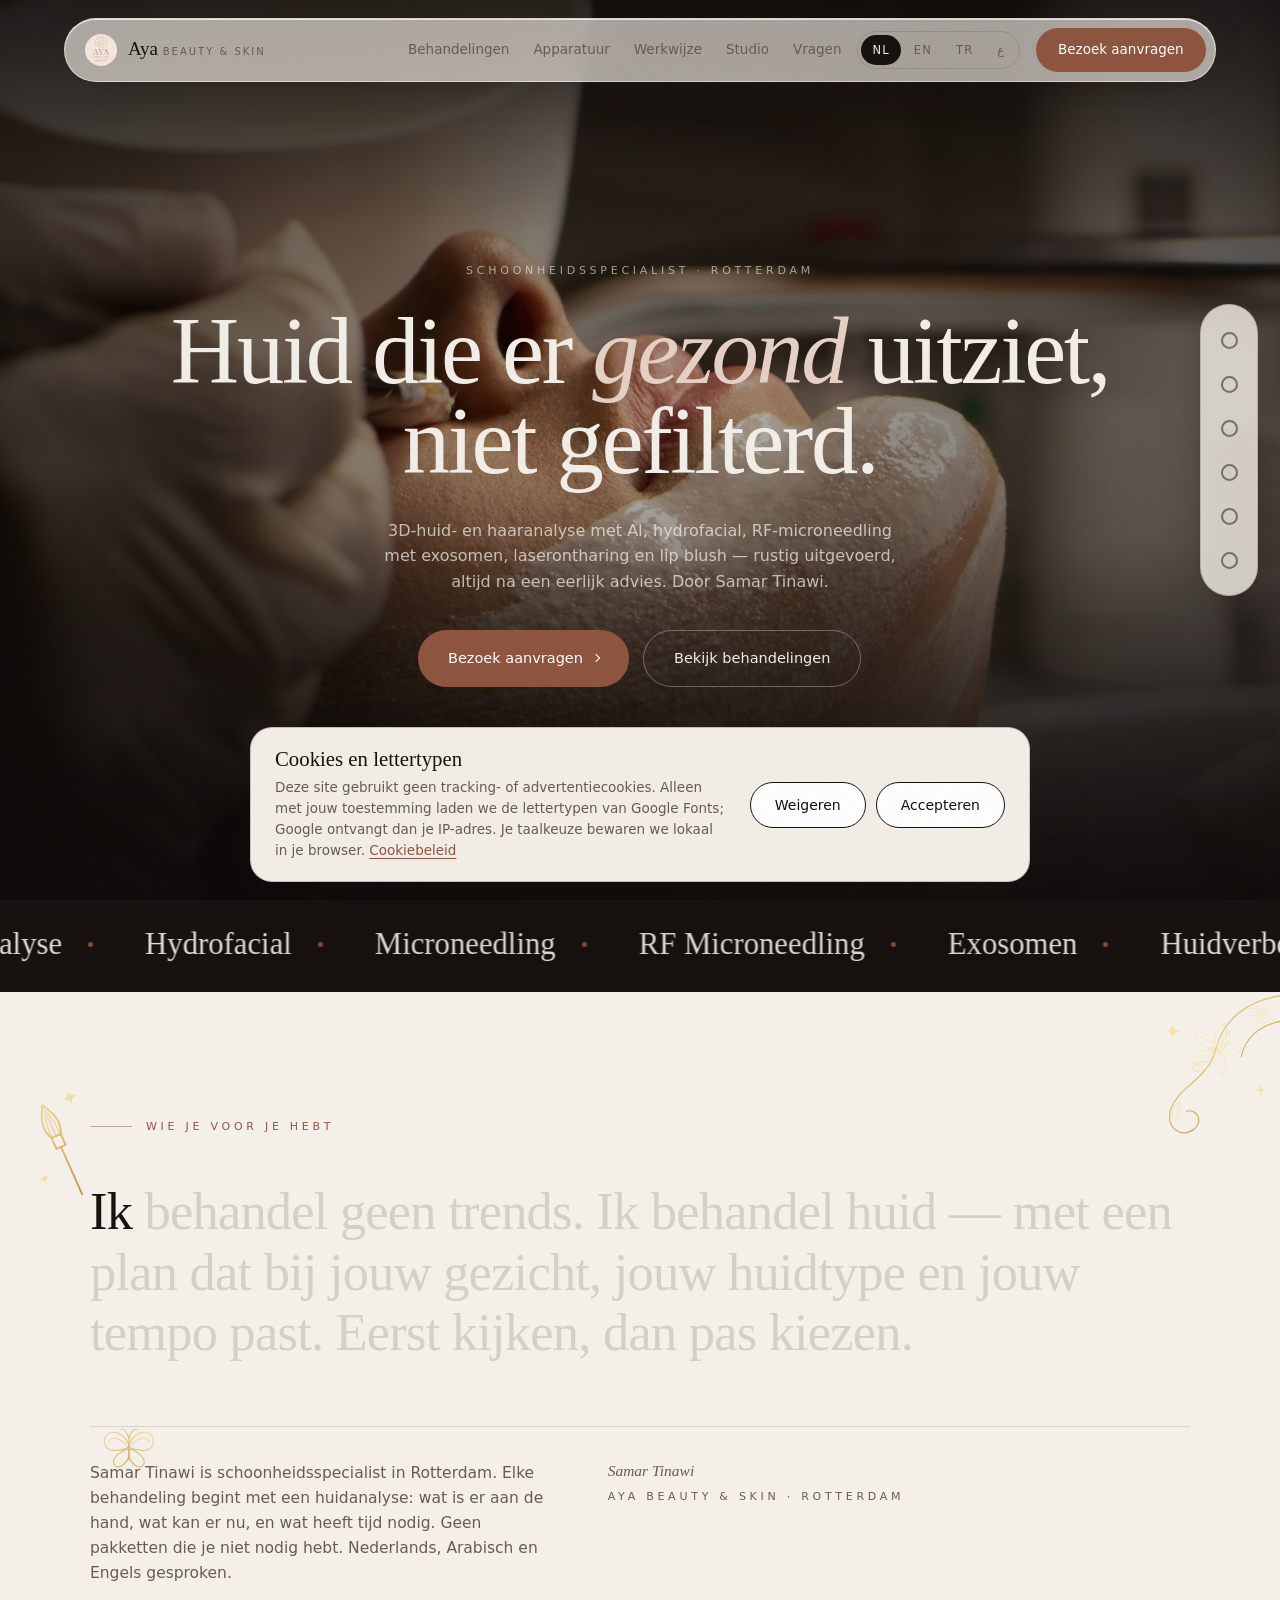
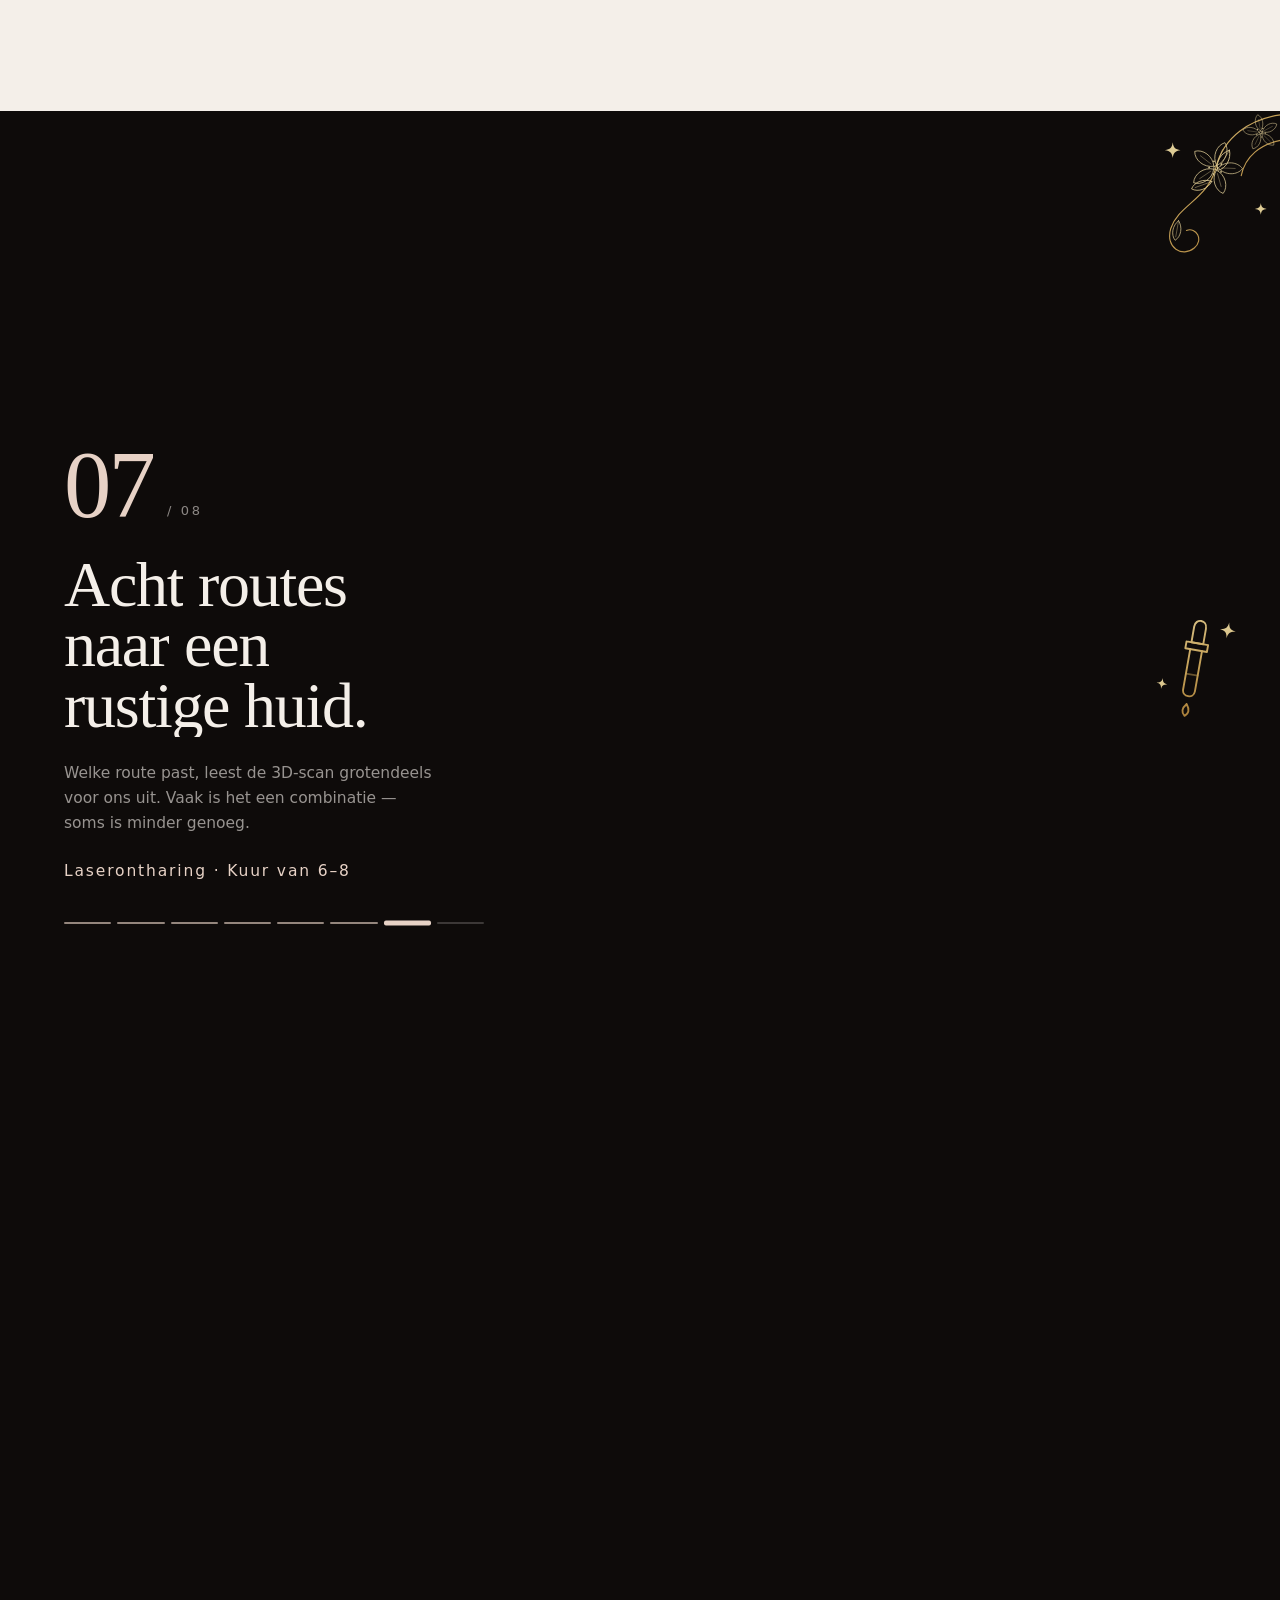
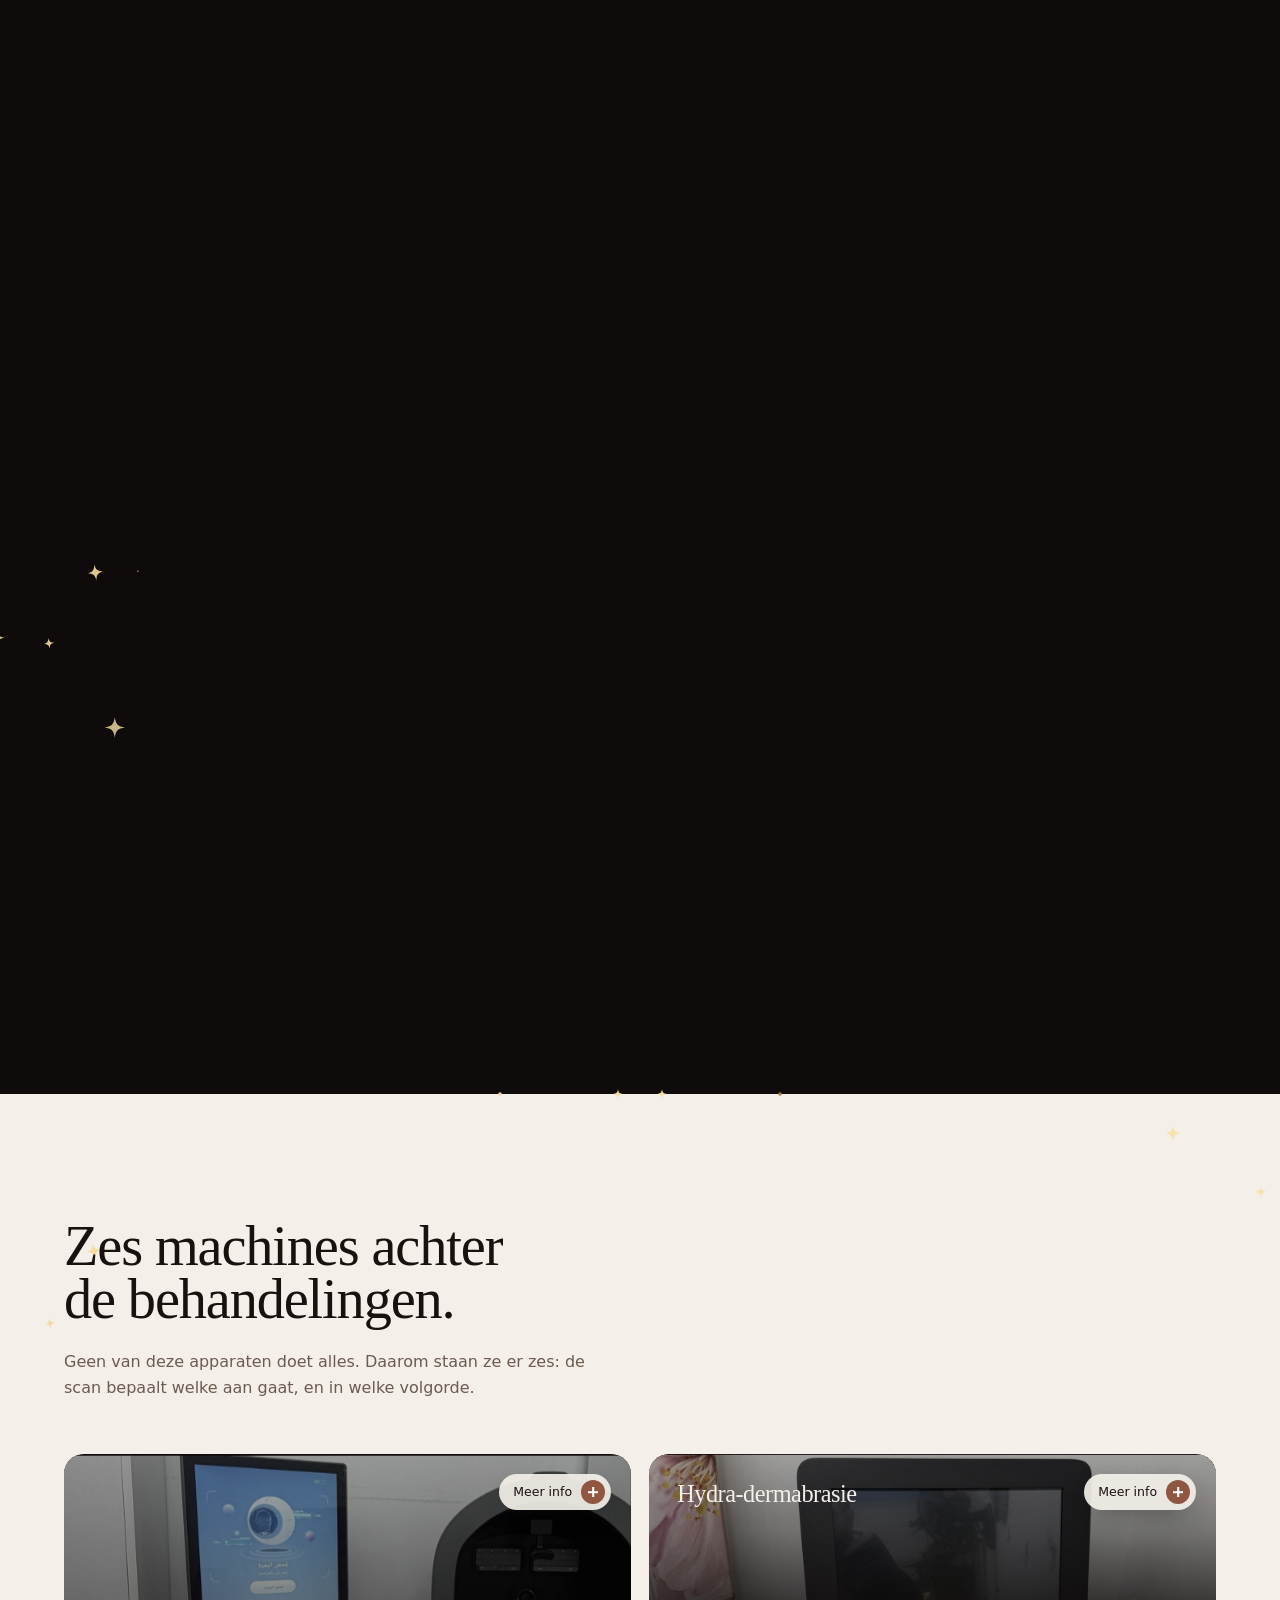
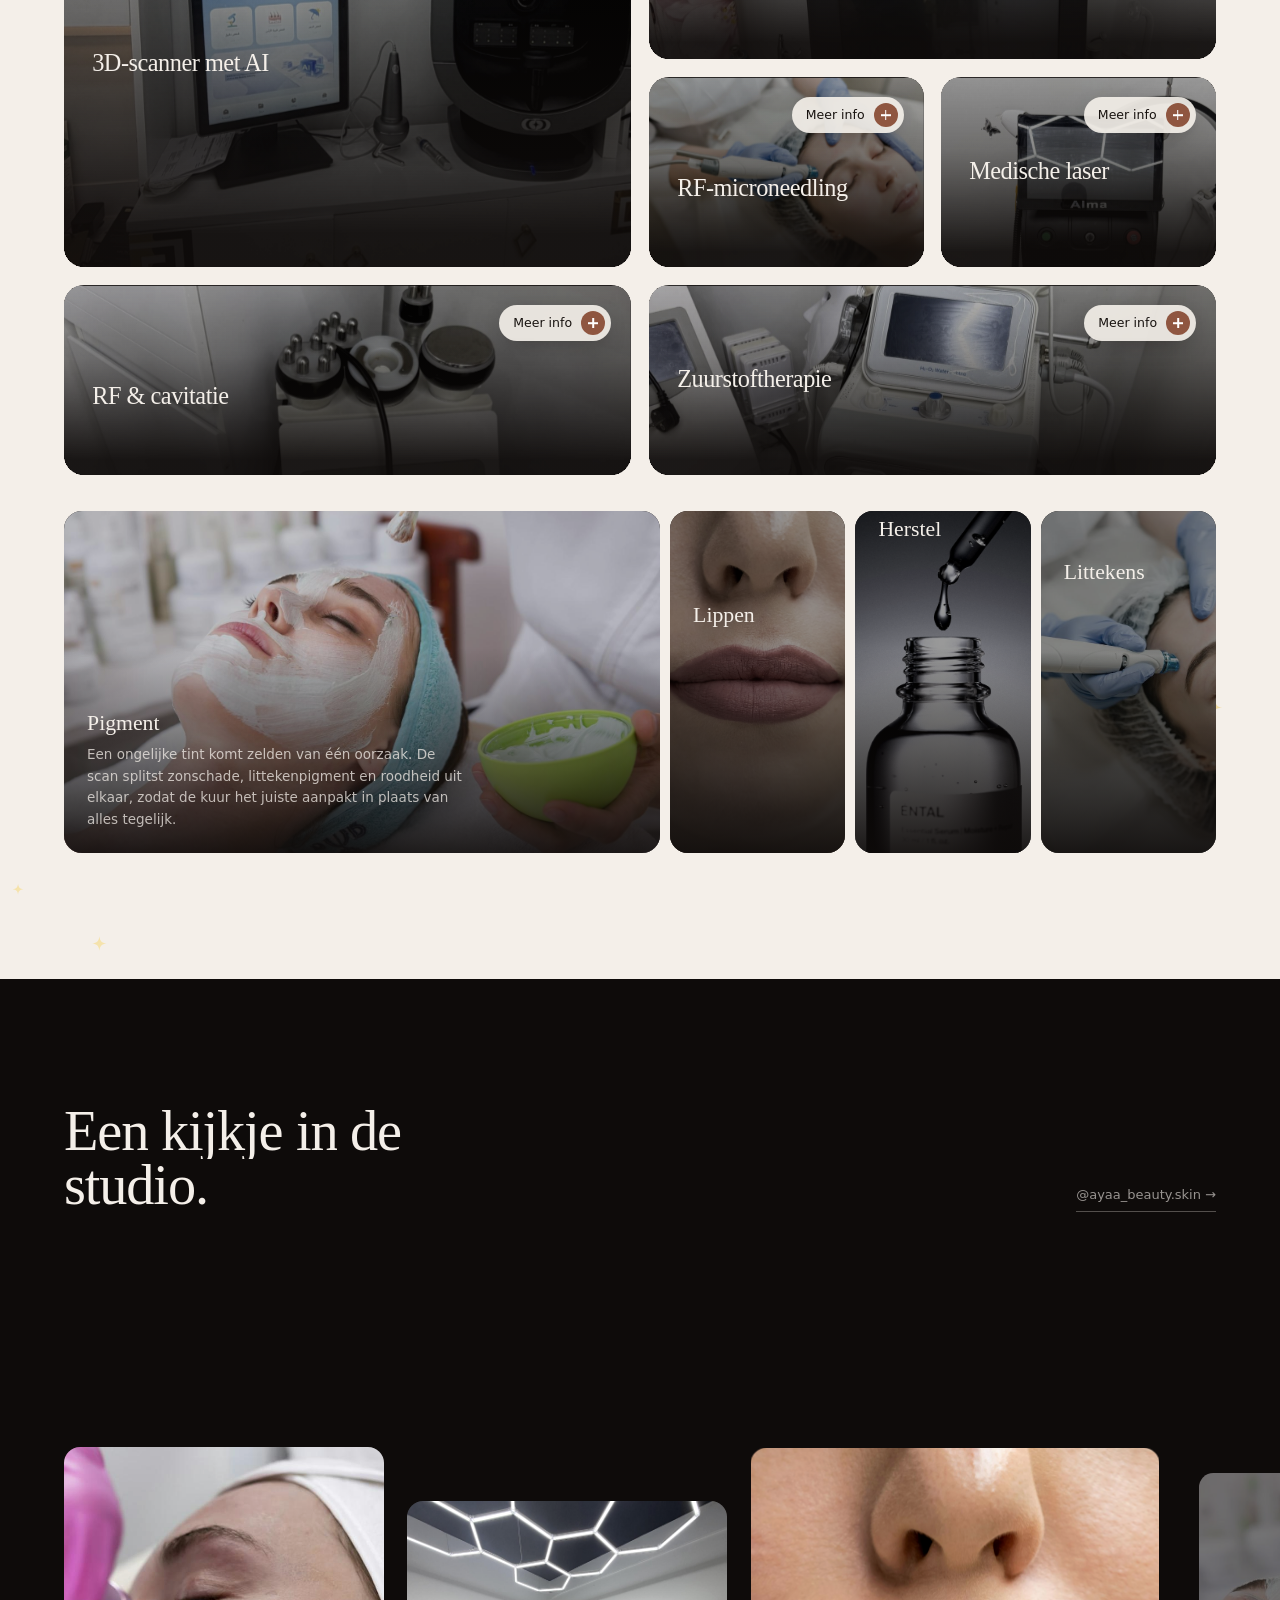
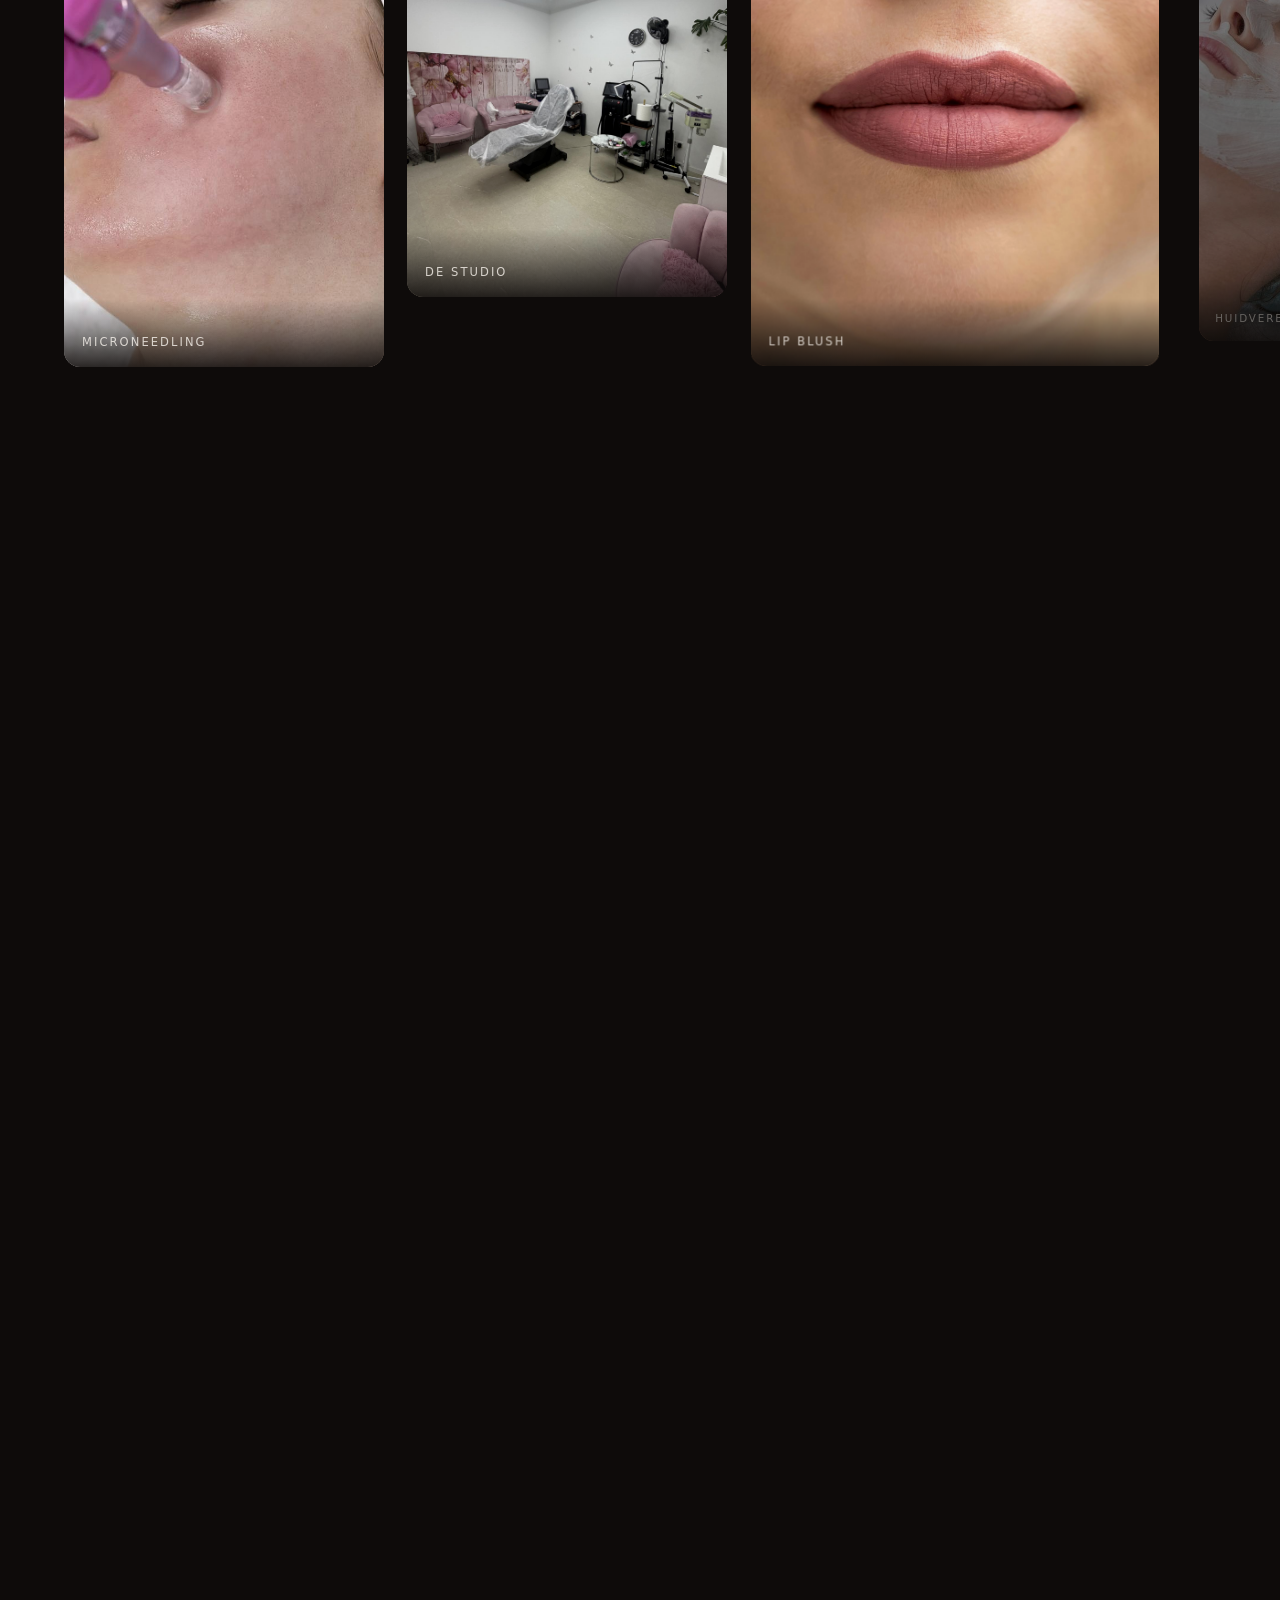
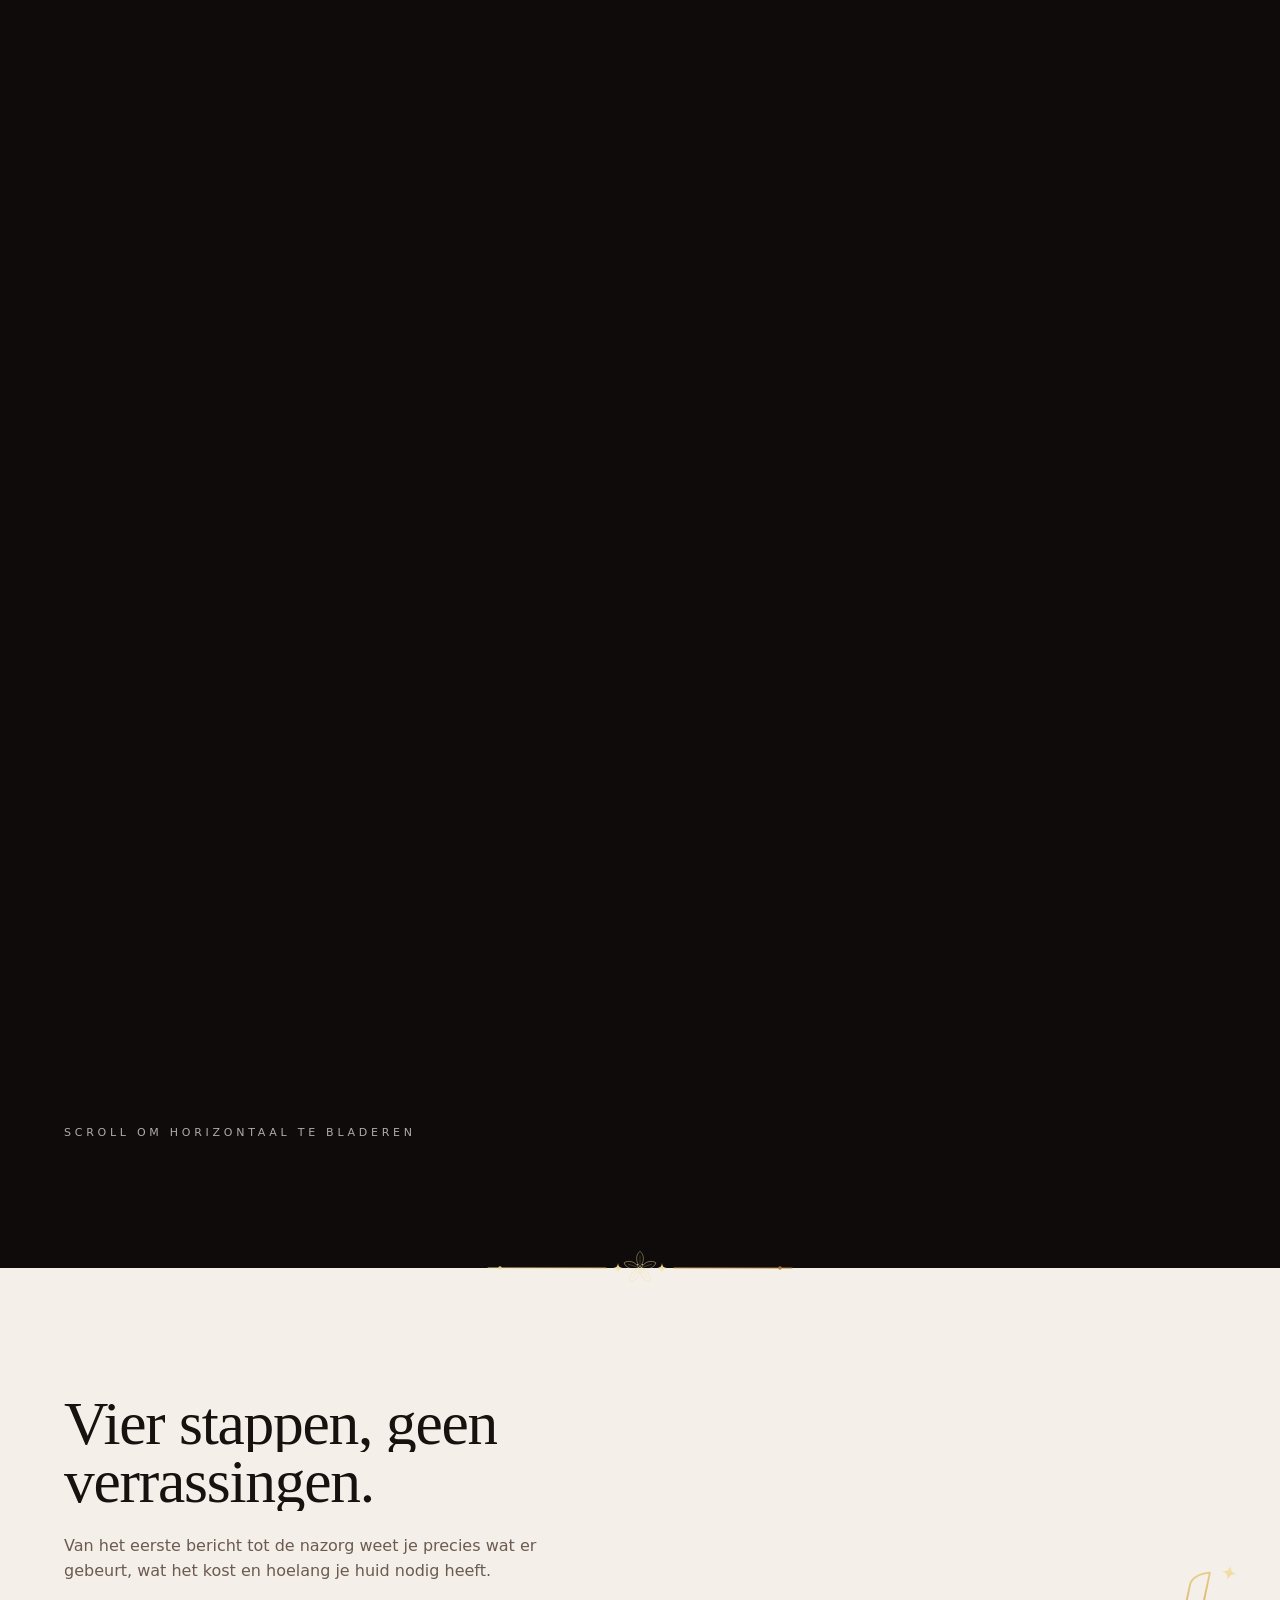
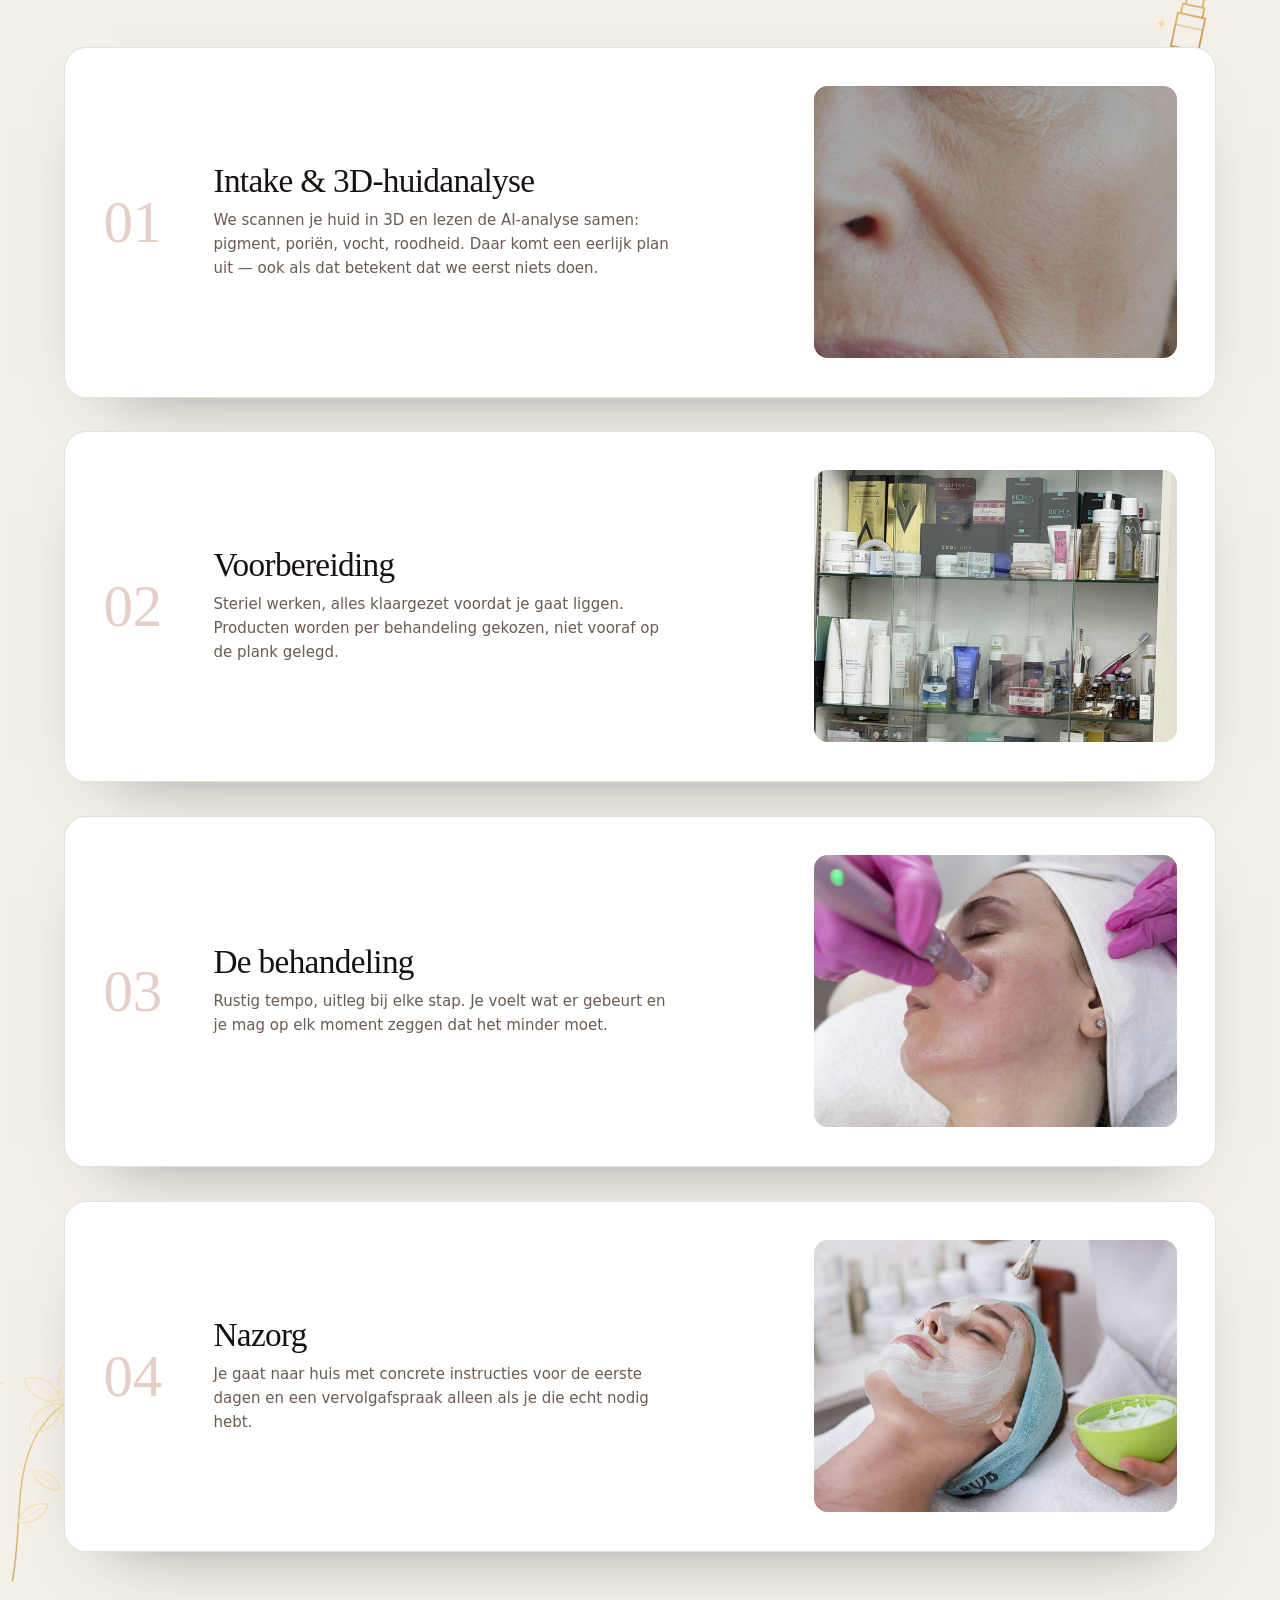
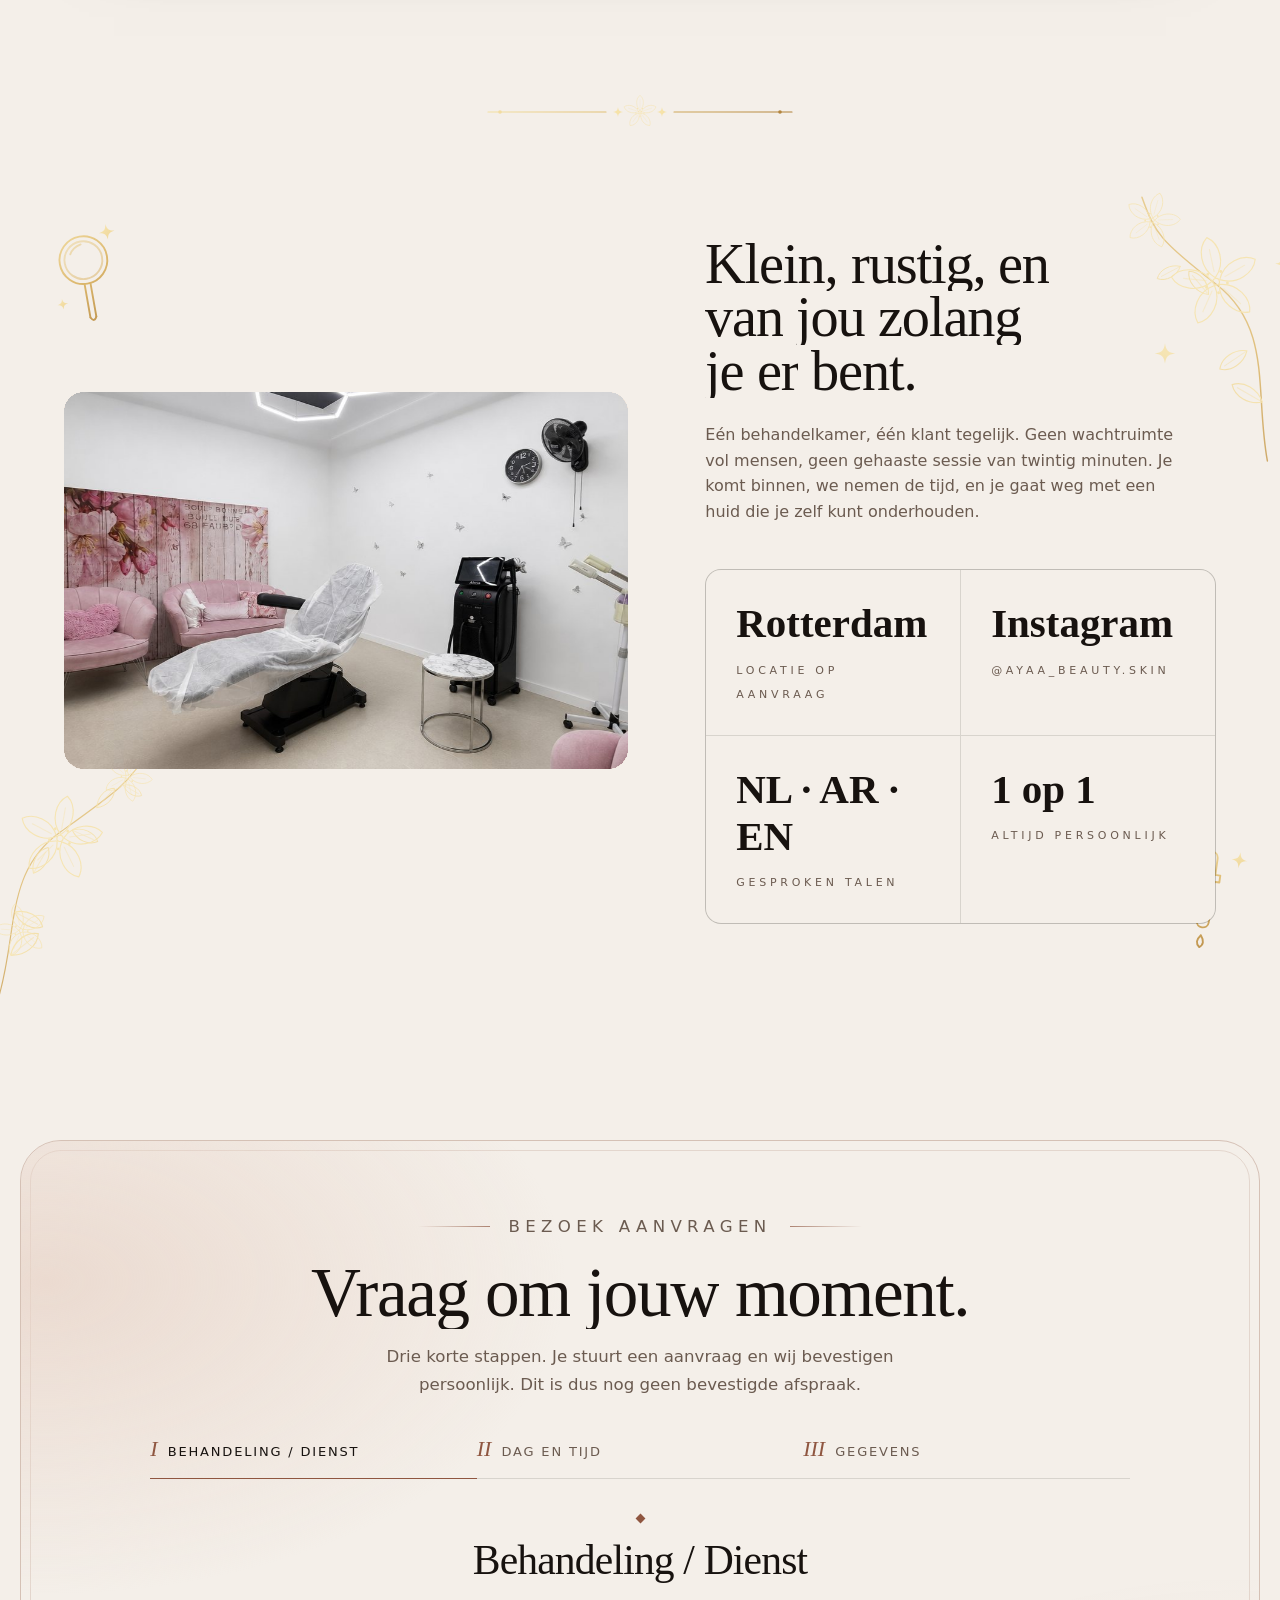
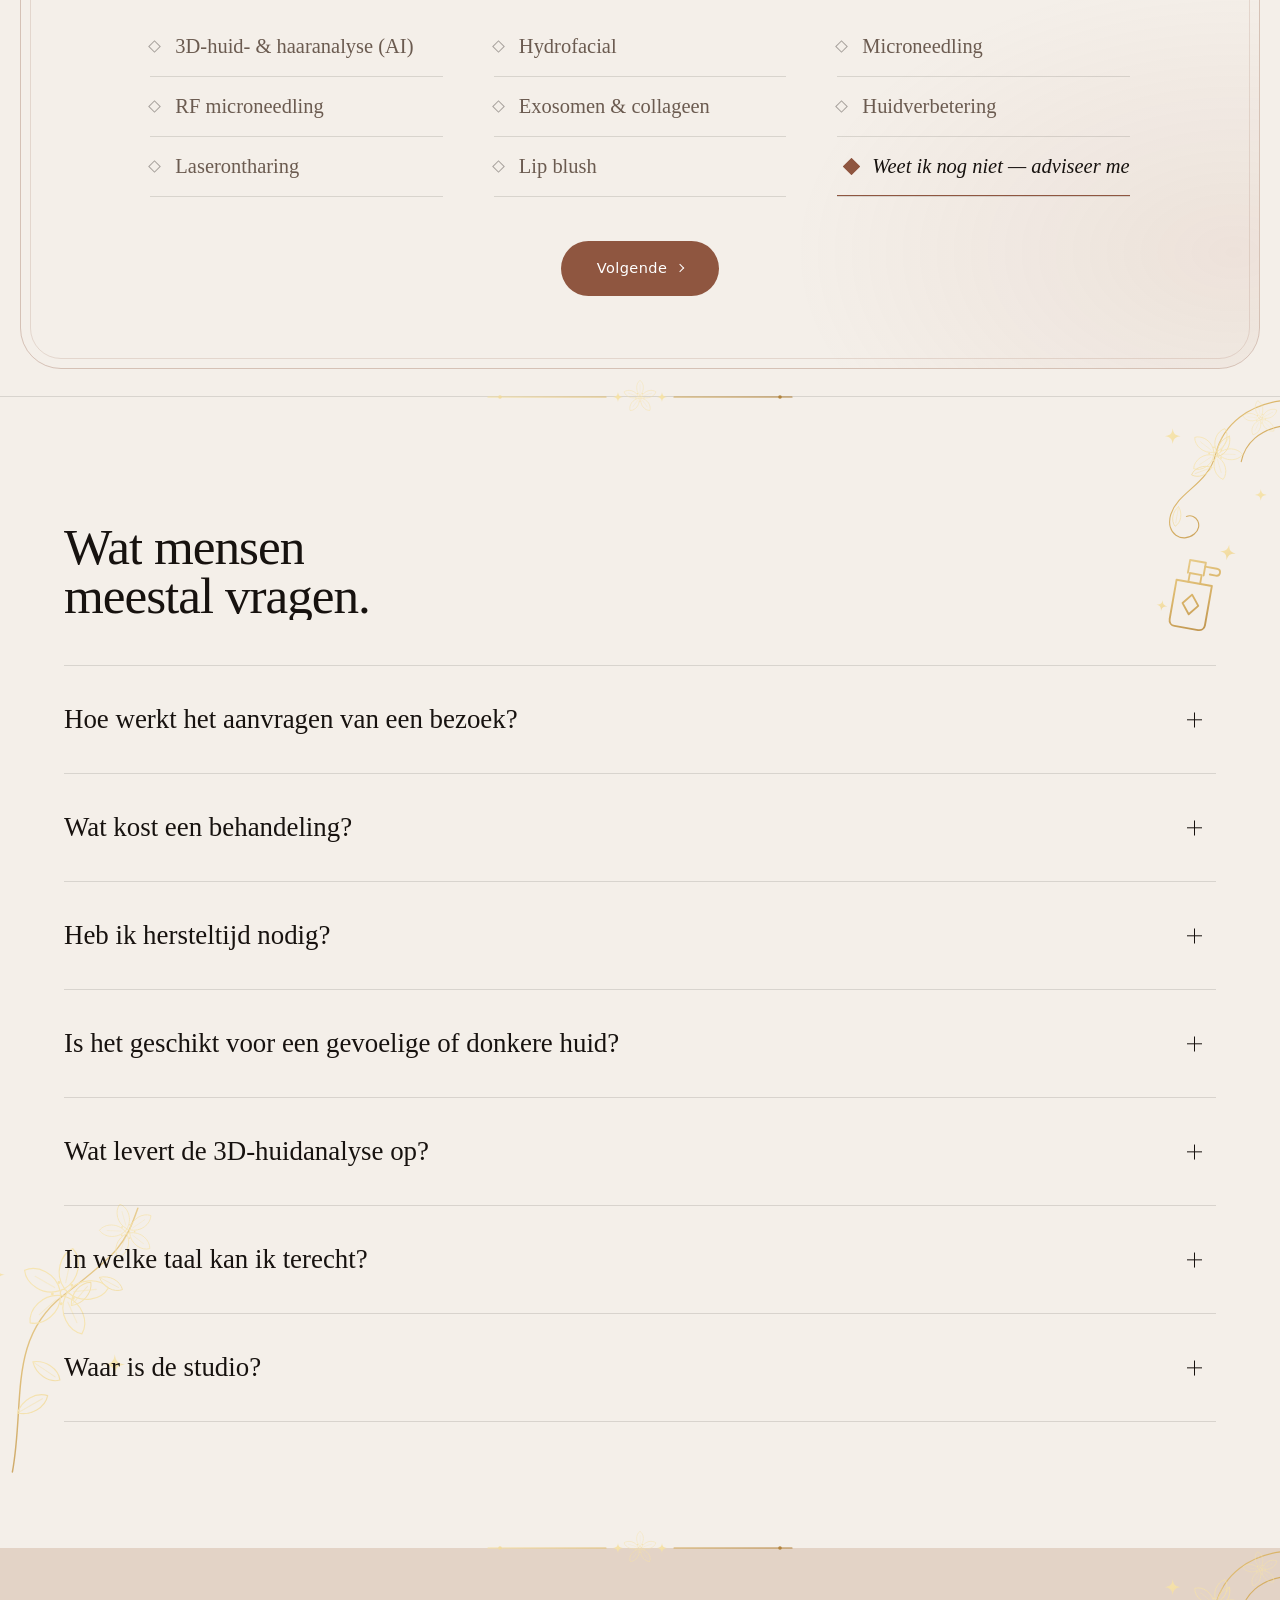
<file: index.html>
<!doctype html>
<html lang="nl" dir="ltr">
<head>
<meta charset="utf-8">
<meta name="viewport" content="width=device-width,initial-scale=1,viewport-fit=cover">
<link rel="icon" href="/favicon.ico" sizes="any">
<link rel="icon" type="image/png" sizes="48x48" href="/favicon-48.png">
<link rel="icon" type="image/png" sizes="96x96" href="/favicon-96.png">
<link rel="icon" type="image/png" sizes="192x192" href="/favicon-192.png">
<link rel="apple-touch-icon" href="/apple-touch-icon.png">
<meta name="theme-color" content="#0e0b0a">
<!-- seo:start -->
<title>Schoonheidsspecialist Rotterdam — Hydrofacial, Microneedling &amp; Lip Blush | Aya Beauty &amp; Skin</title>
<meta name="description" id="metaDesc" content="Schoonheidsspecialist in Rotterdam: hydrofacial, microneedling, RF microneedling, laserontharing en lip blush bij Samar Tinawi. Vraag eenvoudig een afspraak aan.">
<link rel="canonical" href="https://ayabeautyskin.studio/">
<link rel="alternate" hreflang="nl" href="https://ayabeautyskin.studio/">
<link rel="alternate" hreflang="en" href="https://ayabeautyskin.studio/en/">
<link rel="alternate" hreflang="ar" href="https://ayabeautyskin.studio/ar/">
<link rel="alternate" hreflang="tr" href="https://ayabeautyskin.studio/tr/">
<link rel="alternate" hreflang="x-default" href="https://ayabeautyskin.studio/">
<meta name="msvalidate.01" content="EC5ED53C0C46D3856103319869C7036F">
<meta property="og:type" content="website">
<meta property="og:site_name" content="Aya Beauty &amp; Skin">
<meta property="og:locale" content="nl_NL">
<meta property="og:locale:alternate" content="en_GB">
<meta property="og:locale:alternate" content="ar_AR">
<meta property="og:locale:alternate" content="tr_TR">
<meta property="og:url" content="https://ayabeautyskin.studio/">
<meta property="og:title" content="Schoonheidsspecialist Rotterdam — Hydrofacial, Microneedling &amp; Lip Blush | Aya Beauty &amp; Skin">
<meta property="og:description" content="Schoonheidsspecialist in Rotterdam: hydrofacial, microneedling, RF microneedling, laserontharing en lip blush bij Samar Tinawi. Vraag eenvoudig een afspraak aan.">
<meta property="og:image" content="https://ayabeautyskin.studio/img/hero.jpg">
<meta name="twitter:card" content="summary_large_image">
<script type="application/ld+json">{"@context": "https://schema.org", "@type": "BeautySalon", "@id": "https://ayabeautyskin.studio/#salon", "name": "Aya Beauty & Skin", "url": "https://ayabeautyskin.studio/", "description": "Hydrofacial, microneedling, laserontharing en lip blush bij schoonheidsspecialist Samar Tinawi in Rotterdam. Vraag eenvoudig een afspraak aan.", "inLanguage": "nl", "image": "https://ayabeautyskin.studio/img/hero.jpg", "logo": "https://ayabeautyskin.studio/apple-touch-icon.png", "telephone": "+31685070325", "address": {"@type": "PostalAddress", "addressLocality": "Rotterdam", "addressCountry": "NL"}, "areaServed": "Rotterdam", "founder": {"@type": "Person", "name": "Samar Tinawi"}, "knowsLanguage": ["nl", "ar", "en"], "sameAs": ["https://www.instagram.com/ayaa_beauty.skin/"]}</script>
<script type="application/ld+json">{"@context": "https://schema.org", "@type": "FAQPage", "inLanguage": "nl", "mainEntity": [{"@type": "Question", "name": "Hoe werkt het aanvragen van een bezoek?", "acceptedAnswer": {"@type": "Answer", "text": "Doorloop de drie korte stappen hierboven. Je aanvraag komt bij ons binnen via WhatsApp of e-mail — wat jij kiest. Samar kijkt in de agenda en laat je persoonlijk weten of het moment past."}}, {"@type": "Question", "name": "Wat kost een behandeling?", "acceptedAnswer": {"@type": "Answer", "text": "De prijs hangt af van de behandeling en of het om één sessie of een kuur gaat. Je krijgt het volledige bedrag te horen tijdens de intake, vóórdat er iets gebeurt — nooit achteraf een verrassing."}}, {"@type": "Question", "name": "Heb ik hersteltijd nodig?", "acceptedAnswer": {"@type": "Answer", "text": "Bij een hydrofacial niet: je kunt daarna gewoon de deur uit. Bij microneedling en lip blush is je huid een paar dagen roder en gevoeliger. Je krijgt precies te horen hoeveel dagen je moet inplannen."}}, {"@type": "Question", "name": "Is het geschikt voor een gevoelige of donkere huid?", "acceptedAnswer": {"@type": "Answer", "text": "Ja, maar de aanpak verschilt. Huidtype, pigmentgevoeligheid en je reactie op eerdere behandelingen bepalen de sterkte en de opbouw van de kuur. Dat is precies waarom de intake er is."}}, {"@type": "Question", "name": "In welke taal kan ik terecht?", "acceptedAnswer": {"@type": "Answer", "text": "Nederlands, Arabisch of Engels — wat voor jou het prettigst praat. نتكلم العربية."}}, {"@type": "Question", "name": "Wat levert de 3D-huidanalyse op?", "acceptedAnswer": {"@type": "Answer", "text": "Meetwaarden voor pigment, poriën, vochtgehalte, roodheid en fijne lijnen — en voor haardichtheid en haargroei op je hoofdhuid — plus dezelfde scan opnieuw na je kuur. Zo zie je vooruitgang in cijfers, niet alleen in een gevoel. De analyse bepaalt ook welke behandeling je écht nodig hebt."}}, {"@type": "Question", "name": "Waar is de studio?", "acceptedAnswer": {"@type": "Answer", "text": "In Rotterdam, op aanvraag. De exacte locatie krijg je zodra we op je aanvraag hebben gereageerd. Bekijk op Google Maps ."}}]}</script>
<!-- seo:end -->
<style>
[hidden]:not([hidden="until-found" i]){display:none!important}
html{scrollbar-width:none;-ms-overflow-style:none}html::-webkit-scrollbar{display:none;width:0;height:0}
:root{
  --bone:#F4EFE9; --ink:#17120F; --clay:#B4735A; --clay-soft:#E7D2C6;
  --sand:#E3D3C6; --night:#0E0B0A; --muted:#6B5B50; --clay-deep:#8F5640; --line:rgba(23,18,15,.12);
  --display:'Instrument Serif',Georgia,serif;
  --ui:'Outfit',system-ui,-apple-system,sans-serif;
  --track:.34em;
  --gutter:clamp(20px,5vw,140px);
  --maxw:2400px;
  --grain:url("data:image/svg+xml,%3Csvg xmlns='http://www.w3.org/2000/svg' width='200' height='200'%3E%3Cfilter id='n'%3E%3CfeTurbulence type='fractalNoise' baseFrequency='.8' numOctaves='4'/%3E%3C/filter%3E%3Crect width='100%25' height='100%25' filter='url(%23n)' opacity='.4'/%3E%3C/svg%3E");
}

/* ── Arabic type system: no tracking, no uppercase, more leading ── */
html[lang="ar"]{
  --display:'Amiri','Instrument Serif',Georgia,serif;
  --ui:'IBM Plex Sans Arabic','Outfit',system-ui,sans-serif;
  --track:0;
}
html[lang="ar"] h1,html[lang="ar"] h2,html[lang="ar"] h3,html[lang="ar"] .display{line-height:1.3;letter-spacing:0}
html[lang="ar"] .scrub-text{line-height:1.5}
html[lang="ar"] .it,html[lang="ar"] em,html[lang="ar"] .sig{font-style:normal}
html[lang="ar"] .kicker,html[lang="ar"] .intro-label,html[lang="ar"] .chip,
html[lang="ar"] .brand-sub,html[lang="ar"] .foot-col strong,html[lang="ar"] .fact span,
html[lang="ar"] .frame figcaption,html[lang="ar"] .svc-count,html[lang="ar"] .gal-scroll-note,
html[lang="ar"] .scroll-hint,html[lang="ar"] .foot-base,html[lang="ar"] .nav-link,
html[lang="ar"] .btn,html[lang="ar"] .nav-cta,html[lang="ar"] .field label,
html[lang="ar"] .bk-note,html[lang="ar"] .sum-row span{letter-spacing:0;text-transform:none}
html[lang="ar"] .kicker,html[lang="ar"] .intro-label,html[lang="ar"] .chip,
html[lang="ar"] .brand-sub,html[lang="ar"] .foot-col strong,html[lang="ar"] .fact span,
html[lang="ar"] .svc-count,html[lang="ar"] .gal-scroll-note,html[lang="ar"] .field label,
html[lang="ar"] .sum-row span{font-size:12.5px}

*{box-sizing:border-box;margin:0;padding:0}
html{-webkit-text-size-adjust:100%;scroll-behavior:smooth;color-scheme:light}
body{
  background:var(--bone);color:var(--ink);
  font-family:var(--ui);font-weight:300;font-size:clamp(15px,1.05vw,17px);
  line-height:1.6;-webkit-font-smoothing:antialiased;
  overflow-x:clip;width:100%;max-width:100%;
}
main{overflow-x:clip;width:100%;max-width:100%}
img{display:block;max-width:100%}
a{color:inherit;text-decoration:none}
button,input,select,textarea{font:inherit;color:inherit}
::selection{background:var(--clay-deep);color:#fff}

h1,h2,h3,.display{font-family:var(--display);font-weight:400;line-height:.95;letter-spacing:-.02em}
.it{font-style:italic;color:var(--clay)}
.shell{max-width:var(--maxw);margin:0 auto;padding-inline:var(--gutter);width:100%}
.sec{padding-block:clamp(90px,14vh,190px)}
.ltr{direction:ltr;display:inline-block;unicode-bidi:isolate}

body::after{content:'';position:fixed;inset:0;pointer-events:none;z-index:200;
  background-image:var(--grain);opacity:.22;mix-blend-mode:multiply}

/* ─────────────── NAV ─────────────── */
.nav{
  position:fixed;top:calc(env(safe-area-inset-top,0px) + clamp(12px,2vh,22px));inset-inline-start:50%;translate:-50% 0;z-index:120;
  width:min(1560px,calc(100% - 2*var(--gutter)));
  display:flex;align-items:center;gap:16px;
  padding:9px 9px 9px 20px;border-radius:999px;
  background:rgba(244,239,233,.66);backdrop-filter:blur(18px) saturate(1.4);
  -webkit-backdrop-filter:blur(18px) saturate(1.4);
  border:1px solid rgba(255,255,255,.55);
  box-shadow:0 1px 0 rgba(255,255,255,.7) inset,0 12px 40px -18px rgba(23,18,15,.5);
  transition:background .5s ease,color .5s ease,border-color .5s ease;
}
[dir="rtl"] .nav{translate:50% 0;padding:9px 20px 9px 9px}
.nav.on-dark{background:rgba(14,11,10,.5);border-color:rgba(255,255,255,.14);color:var(--bone)}
.nav.on-dark .nav-link{color:rgba(244,239,233,.7)}
.nav.on-dark .nav-link:hover{color:var(--bone)}
.nav.on-dark .brand-sub{color:rgba(244,239,233,.5)}
.nav.on-dark .lang{border-color:rgba(244,239,233,.24)}
.nav.on-dark .lang button{color:rgba(244,239,233,.55)}
.nav.on-dark .lang button[aria-pressed="true"]{background:rgba(244,239,233,.14);color:var(--bone)}
.brand{display:flex;align-items:center;gap:11px;margin-inline-end:auto;min-width:0}
.brand{border:0;background:none;cursor:pointer;font:inherit;color:inherit;padding:0;text-align:start}
.brand img{width:32px;height:32px;border-radius:50%;object-fit:cover;flex:none}
.brand-name{font-family:var(--display);font-size:19px;line-height:1}
.brand-sub{font-size:10px;letter-spacing:.2em;text-transform:uppercase;color:var(--muted);line-height:1;margin-top:3px}
.nav-links{display:flex;gap:24px}
.nav-link{font-size:13.5px;color:var(--muted);position:relative;padding-block:4px;transition:color .3s;white-space:nowrap}
.nav-link::after{content:'';position:absolute;inset-inline-start:0;bottom:0;height:1px;width:0;background:currentColor;transition:width .45s cubic-bezier(.2,.8,.2,1)}
.nav-link:hover{color:var(--ink)}
.nav-link:hover::after{width:100%}
.lang{display:flex;align-items:center;gap:2px;padding:3px;border:1px solid var(--line);border-radius:999px;flex:none}
.lang button{border:0;background:none;cursor:pointer;border-radius:999px;padding:6px 11px;
  font-size:11.5px;letter-spacing:.1em;color:var(--muted);transition:background .35s,color .35s}
.lang button[aria-pressed="true"]{background:var(--ink);color:var(--bone)}
.nav-cta{font-size:13.5px;padding:11px 22px;border-radius:999px;background:var(--ink);color:var(--bone);
  white-space:nowrap;transition:background .4s,scale .4s cubic-bezier(.2,.8,.2,1)}
.nav-cta:hover{background:var(--clay-deep);scale:1.03}
@media(max-width:1000px){.nav-links{display:none}.nav{padding-inline-start:14px}}
@media(max-width:460px){.brand-sub{display:none}}
@media(max-width:520px){.nav{gap:6px;padding:7px 7px 7px 10px}.brand{gap:7px}.brand img{width:28px;height:28px}.brand-name{font-size:17px}.nav-cta{font-size:12px;padding:10px 12px;white-space:nowrap}.lang button{padding-inline:8px}}

/* ─────────────── QUICK-JUMP SIDE NAV ─────────────── */
.quicknav{position:fixed;inset-inline-end:22px;top:50%;translate:0 -50%;z-index:110;
  display:flex;flex-direction:column;gap:10px;padding:18px 11px;border-radius:999px;
  background:rgba(244,239,233,.82);backdrop-filter:blur(14px) saturate(1.3);-webkit-backdrop-filter:blur(14px) saturate(1.3);
  border:1px solid rgba(23,18,15,.16);box-shadow:0 14px 40px -16px rgba(23,18,15,.55);
  transition:background .5s,border-color .5s}
.quicknav a{position:relative;display:grid;place-items:center;width:34px;height:34px;flex:none}
.quicknav a i{display:block;width:17px;height:17px;border-radius:50%;border:2.5px solid rgba(23,18,15,.5);
  background:transparent;transition:background .35s,border-color .35s,scale .35s cubic-bezier(.2,.8,.2,1)}
.quicknav a{--sx:18px}
[dir="rtl"] .quicknav a{--sx:-18px}
.quicknav a i{transition:background .35s,border-color .35s,scale .45s cubic-bezier(.34,1.8,.5,1),box-shadow .35s}
.quicknav a:hover i,.quicknav a:focus-visible i{border-color:var(--clay);background:var(--clay-deep);scale:1.55;box-shadow:0 0 0 6px rgba(180,115,90,.22)}
/* dock-style magnify: neighbours swell a little as the pointer passes */
.quicknav a:hover + a i,.quicknav a:has(+ a:hover) i{scale:1.28}
.quicknav a.is-active i{background:var(--clay-deep);border-color:var(--clay);scale:1.2;animation:qn-ping 2.2s ease-out infinite}
@keyframes qn-ping{0%{box-shadow:0 0 0 0 rgba(180,115,90,.55)}70%,100%{box-shadow:0 0 0 11px rgba(180,115,90,0)}}
.quicknav a::after{content:attr(aria-label);position:absolute;inset-inline-end:48px;top:50%;
  translate:var(--sx) -50%;scale:.82;transform-origin:right center;
  white-space:nowrap;font-size:15px;font-weight:400;letter-spacing:.04em;color:var(--bone);background:var(--ink);
  padding:9px 18px;border-radius:999px;box-shadow:0 10px 30px -14px rgba(23,18,15,.6);
  opacity:0;pointer-events:none;
  transition:opacity .25s,translate .55s cubic-bezier(.34,1.56,.64,1),scale .55s cubic-bezier(.34,1.56,.64,1),background .3s}
[dir="rtl"] .quicknav a::after{inset-inline-end:auto;inset-inline-start:auto;right:auto;left:48px;transform-origin:left center}
/* hover the rail: every label springs out in a quick stagger; the current one is always visible */
.quicknav:hover a::after,.quicknav a:focus-visible::after,.quicknav.qn-intro a::after,.quicknav a.qn-flash::after{opacity:1;translate:0 -50%;scale:1}
/* on arrival every label shows for a moment (see script), then folds away; afterwards they only open on hover / focus */
.quicknav.qn-intro a:nth-child(2)::after{transition-delay:.07s}
.quicknav.qn-intro a:nth-child(3)::after{transition-delay:.14s}
.quicknav.qn-intro a:nth-child(4)::after{transition-delay:.21s}
.quicknav.qn-intro a:nth-child(5)::after{transition-delay:.28s}
.quicknav.qn-intro a:nth-child(6)::after{transition-delay:.35s}
.quicknav:hover a:nth-child(2)::after{transition-delay:.04s}
.quicknav:hover a:nth-child(3)::after{transition-delay:.08s}
.quicknav:hover a:nth-child(4)::after{transition-delay:.12s}
.quicknav:hover a:nth-child(5)::after{transition-delay:.16s}
.quicknav:hover a:nth-child(6)::after{transition-delay:.2s}
.quicknav a:hover::after{background:var(--clay-deep);color:#fff;scale:1.08;transition-delay:0s}
.quicknav a.is-active:not(:hover)::after{background:var(--clay-deep);color:#fff}
.quicknav:hover{box-shadow:0 18px 50px -14px rgba(23,18,15,.6)}
.quicknav a:focus-visible{outline:2px solid var(--clay);outline-offset:2px;border-radius:50%}
.nav.on-dark ~ .quicknav{background:rgba(14,11,10,.7);border-color:rgba(244,239,233,.22)}
.nav.on-dark ~ .quicknav a i{border-color:rgba(244,239,233,.6)}
.nav.on-dark ~ .quicknav a.is-active i{background:var(--clay-soft);border-color:var(--clay-soft)}
.nav.on-dark ~ .quicknav a::after{background:var(--bone);color:var(--ink)}
.nav.on-dark ~ .quicknav a.is-active:not(:hover)::after{background:var(--clay-soft);color:var(--ink)}
@media(max-width:1100px){.quicknav{display:none}}
@media(prefers-reduced-motion:reduce){.quicknav a i,.quicknav a::after{transition:none}.quicknav a.is-active i{animation:none}}

/* ─────────────── BRAND MENU ─────────────── */
.site-menu{position:fixed;inset:0;z-index:150;display:flex;justify-content:flex-end}
.site-menu[hidden]{display:none}
.site-menu::before{content:'';position:absolute;inset:0;background:rgba(14,11,10,.5);
  backdrop-filter:blur(6px);-webkit-backdrop-filter:blur(6px)}
.site-menu-panel{position:relative;z-index:1;width:min(420px,88vw);height:100%;background:var(--bone);
  padding:clamp(90px,14vh,120px) clamp(28px,4vw,44px) 40px;overflow-y:auto;
  box-shadow:-30px 0 70px -40px rgba(23,18,15,.7);
  translate:100% 0;transition:translate .5s cubic-bezier(.2,.8,.2,1)}
[dir="rtl"] .site-menu{justify-content:flex-start}
[dir="rtl"] .site-menu-panel{translate:-100% 0}
.site-menu.is-open .site-menu-panel{translate:0 0}
.site-menu-close{position:absolute;top:clamp(20px,3vh,30px);inset-inline-end:clamp(20px,3vw,30px);
  width:38px;height:38px;border-radius:50%;border:1px solid var(--line);background:#fff;
  font-size:20px;line-height:1;cursor:pointer;color:var(--ink);transition:border-color .3s,background .3s}
.site-menu-close:hover{background:var(--clay-deep);color:#fff;border-color:var(--clay)}
.site-menu-links{display:flex;flex-direction:column;gap:4px;padding-bottom:28px;border-bottom:1px solid var(--line)}
.site-menu-links a{font-family:var(--display);font-size:clamp(1.4rem,3vw,1.9rem);padding-block:9px;
  color:var(--ink);transition:color .3s,translate .3s cubic-bezier(.2,.8,.2,1)}
.site-menu-links a:hover{color:var(--clay);translate:6px 0}
[dir="rtl"] .site-menu-links a:hover{translate:-6px 0}
.site-menu-h{display:block;margin-top:26px;margin-bottom:6px;font-size:11px;letter-spacing:var(--track);
  text-transform:uppercase;color:var(--muted);font-weight:400}
html[lang="ar"] .site-menu-h{letter-spacing:0;text-transform:none;font-size:12.5px}
.site-menu-sub{display:flex;flex-direction:column}
.site-menu-sub button{border:0;background:none;cursor:pointer;font:inherit;color:var(--muted);text-align:start;
  font-size:14.5px;padding-block:8px;transition:color .3s,translate .3s cubic-bezier(.2,.8,.2,1)}
.site-menu-sub button:hover{color:var(--clay);translate:6px 0}
[dir="rtl"] .site-menu-sub button:hover{translate:-6px 0}

/* ─────────────── CONTENT PAGE OVERLAY ─────────────── */
.page-view{position:fixed;inset:0;z-index:160;display:flex;align-items:flex-start;justify-content:center;
  overflow-y:auto;padding:clamp(70px,10vh,120px) 18px 60px}
.page-view[hidden]{display:none}
.page-view::before{content:'';position:fixed;inset:0;z-index:-1;background:rgba(14,11,10,.55);
  backdrop-filter:blur(6px);-webkit-backdrop-filter:blur(6px)}
.page-view-panel{position:relative;width:min(720px,100%);background:var(--bone);border-radius:24px;
  padding:clamp(36px,5vw,60px);box-shadow:0 50px 100px -40px rgba(23,18,15,.7);
  opacity:0;translate:0 26px;transition:opacity .4s,translate .4s cubic-bezier(.2,.8,.2,1)}
.page-view.is-open .page-view-panel{opacity:1;translate:0 0}
.page-view-close{position:absolute;top:clamp(16px,2.4vw,24px);inset-inline-end:clamp(16px,2.4vw,24px);
  width:38px;height:38px;border-radius:50%;border:1px solid var(--line);background:#fff;
  font-size:20px;line-height:1;cursor:pointer;color:var(--ink);transition:border-color .3s,background .3s}
.page-view-close:hover{background:var(--clay-deep);color:#fff;border-color:var(--clay)}
#pageViewTitle{font-family:var(--display);font-size:clamp(1.7rem,3.6vw,2.6rem);max-width:20ch;
  margin-bottom:20px;padding-inline-end:44px}
#pageViewBody{color:var(--muted);font-size:15.5px;line-height:1.75}
#pageViewBody p + p{margin-top:14px}
.ba{position:relative;margin:0 0 22px;border-radius:16px;overflow:hidden;background:#e9e2da}
.ba img{display:block;width:100%;object-fit:cover}
.ba--w img{aspect-ratio:16/9;object-position:50% 40%}
.ba--sq img{aspect-ratio:1/1;max-height:52vh;object-position:50% 38%}
.ba-b,.ba-a{position:absolute;top:12px;padding:5px 12px;border-radius:999px;font-size:11px;letter-spacing:.14em;text-transform:uppercase;
  background:rgba(23,18,15,.55);color:#f4efe9;-webkit-backdrop-filter:blur(6px);backdrop-filter:blur(6px)}
.ba-b{left:12px}.ba-a{right:12px;background:rgba(244,239,233,.85);color:#17120f}
html[lang="ar"] .ba-b,html[lang="ar"] .ba-a{letter-spacing:0;text-transform:none;font-size:13px}
.ba figcaption{position:absolute;left:0;right:0;bottom:0;padding:22px 14px 9px;font-size:11.5px;color:rgba(244,239,233,.88);text-align:center;
  background:linear-gradient(to top,rgba(23,18,15,.55),transparent)}
.page-view .page-view-cta{display:none}

/* ─────────────── HERO ─────────────── */
.hero{position:relative;min-height:100svh;display:grid;place-items:center;overflow:hidden;background:var(--night);isolation:isolate}
.hero-bg{position:absolute;inset:-12% 0;z-index:0;will-change:transform}
.hero-bg img{width:100%;height:100%;object-fit:cover;object-position:50% 60%;filter:contrast(1.04) saturate(.9) brightness(.86)}
.hero-wash{position:absolute;inset:0;z-index:1;background:
  radial-gradient(85% 70% at 50% 46%,rgba(14,11,10,.14) 0%,rgba(14,11,10,.62) 58%,rgba(14,11,10,.9) 100%),
  linear-gradient(to bottom,rgba(14,11,10,.55) 0%,transparent 26%,transparent 60%,rgba(14,11,10,.88) 100%)}
.hero-inner{position:relative;z-index:2;text-align:center;color:var(--bone);padding-block:140px 90px}
.kicker{font-size:11px;letter-spacing:var(--track);text-transform:uppercase;color:rgba(244,239,233,.62);margin-bottom:clamp(20px,3vh,34px)}
.hero h1{font-size:clamp(2.6rem,7.4vw,7.2rem);max-width:20ch;margin-inline:auto;letter-spacing:-.025em}
html[lang="ar"] .hero h1{font-size:clamp(2.2rem,6.2vw,5.9rem);max-width:17ch}
.hero h1 .it{color:var(--clay-soft)}
.hero-lede{margin:clamp(24px,3.4vh,38px) auto 0;max-width:52ch;font-size:clamp(15px,1.25vw,18px);color:rgba(244,239,233,.74);font-weight:200}
.hero-cta{display:flex;gap:14px;justify-content:center;flex-wrap:wrap;margin-top:clamp(30px,4vh,48px)}
.btn{display:inline-flex;align-items:center;justify-content:center;gap:10px;padding:16px 30px;border-radius:999px;
  font-size:14.5px;border:0;cursor:pointer;transition:background .45s,color .45s,border-color .45s,translate .45s cubic-bezier(.2,.8,.2,1)}
.btn-solid{background:var(--bone);color:var(--ink)}
.btn-solid:hover{background:var(--clay-deep);color:#fff;translate:0 -3px}
.btn-ghost{border:1px solid rgba(244,239,233,.34);color:var(--bone);background:none}
.btn-ghost:hover{border-color:var(--bone);background:rgba(244,239,233,.1);translate:0 -3px}
.btn-ink{background:var(--ink);color:var(--bone)}
.btn-ink:hover{background:var(--clay-deep);color:#fff;translate:0 -3px}
/* hover-aware fill: the colour floods in from the side the pointer entered, and drains out the side it left */
.btn{position:relative;overflow:hidden;isolation:isolate}
.btn::before{content:'';position:absolute;inset:0;z-index:-1;background:var(--fill,var(--clay-deep));
  clip-path:circle(0% at var(--hx,50%) var(--hy,50%));transition:clip-path .6s cubic-bezier(.2,.8,.2,1)}
.btn:hover::before,.btn:focus-visible::before{clip-path:circle(150% at var(--hx,50%) var(--hy,50%))}
.btn:disabled::before{display:none}
.btn-solid:hover{background:var(--bone);color:#fff}
.btn-ink:hover{background:var(--ink)}
.btn-ghost{--fill:var(--bone)}
.btn-ghost:hover{background:none;color:var(--ink)}
/* spotlight border on the machine cards: a ring of light follows the pointer */
.cell::before{content:'';position:absolute;inset:0;z-index:3;border-radius:inherit;padding:1.5px;pointer-events:none;opacity:0;
  transition:opacity .4s;background:radial-gradient(260px circle at var(--mx,50%) var(--my,50%),rgba(236,200,180,.95),rgba(236,200,180,0) 70%);
  -webkit-mask:linear-gradient(#000 0 0) content-box,linear-gradient(#000 0 0);-webkit-mask-composite:xor;mask-composite:exclude}
.cell:hover::before{opacity:1}
.arrow{width:6px;height:6px;border-inline-end:1.4px solid currentColor;border-bottom:1.4px solid currentColor;rotate:-45deg;translate:0 -1px;flex:none}
[dir="rtl"] .arrow{rotate:135deg}
.scroll-hint{position:absolute;bottom:26px;inset-inline-start:50%;translate:-50% 0;z-index:3;
  font-size:10px;letter-spacing:var(--track);text-transform:uppercase;color:rgba(244,239,233,.5);
  display:flex;flex-direction:column;align-items:center;gap:10px}
[dir="rtl"] .scroll-hint{translate:50% 0}
.scroll-hint i{display:block;width:1px;height:46px;background:linear-gradient(to bottom,rgba(244,239,233,.55),transparent);animation:drip 2.4s ease-in-out infinite}
@keyframes drip{0%,100%{transform:scaleY(.35);transform-origin:top}50%{transform:scaleY(1);transform-origin:top}}

/* ─────────────── MARQUEE (locked LTR) ─────────────── */
.marquee{background:var(--ink);color:var(--bone);padding-block:20px;overflow:hidden;white-space:nowrap;position:relative}
.marquee-track{display:inline-flex;will-change:transform}
.marquee .mq-item{font-family:var(--display);font-size:clamp(20px,2.4vw,32px);padding-inline:26px;display:inline-flex;align-items:center;gap:26px;opacity:.9;
  background:none;border:0;color:inherit;font-weight:400;transition:opacity .3s,color .3s}
button.mq-item{cursor:pointer}
button.mq-item:hover{opacity:1;color:var(--clay-soft)}
.marquee .mq-item::after{content:'';width:5px;height:5px;border-radius:50%;background:var(--clay-deep);flex:none}
html[lang="ar"] .marquee .mq-item{font-size:clamp(17px,2vw,27px)}

/* ─────────────── SCRUB INTRO ─────────────── */
.intro{max-width:1100px;margin-inline:auto;text-align:start}
.intro-label{font-size:11px;letter-spacing:var(--track);text-transform:uppercase;color:var(--clay-deep);
  margin-bottom:clamp(30px,5vh,56px);display:flex;align-items:center;gap:14px}
.intro-label::before{content:'';width:42px;height:1px;background:var(--clay-deep);opacity:.5;flex:none}
.scrub-text{font-family:var(--display);font-size:clamp(1.55rem,4.1vw,3.7rem);line-height:1.16;letter-spacing:-.015em}
.scrub-text .w{opacity:.14;display:inline-block}
.intro-foot{display:flex;flex-wrap:wrap;gap:clamp(26px,5vw,80px);align-items:flex-start;margin-top:clamp(44px,7vh,86px);padding-top:34px;border-top:1px solid var(--line)}
.intro-foot p{max-width:46ch;color:var(--muted);font-size:15.5px}
.sig{font-family:var(--display);font-style:italic;font-size:26px;color:var(--ink);line-height:1.3}
.sig small{display:block;font-family:var(--ui);font-style:normal;font-size:11px;letter-spacing:var(--track);text-transform:uppercase;color:var(--muted);margin-top:8px}

/* ─────────────── PINNED SERVICES ─────────────── */
.svc{background:var(--night);color:var(--bone);position:relative}
.svc .shell{display:grid;grid-template-columns:minmax(0,.86fr) minmax(0,1.14fr);gap:clamp(30px,6vw,110px);align-items:stretch}
.svc-sticky{position:relative}
.svc-stick-in{position:sticky;top:0;height:100svh;display:flex;flex-direction:column;justify-content:center;padding-block:100px}
.svc-stick-in .kicker{color:rgba(244,239,233,.5)}
.svc-stick-in h2{font-size:clamp(2.2rem,5vw,4.6rem);max-width:12ch}
.svc-stick-in p{margin-top:24px;max-width:38ch;color:rgba(244,239,233,.6);font-size:15.5px;font-weight:200}
.svc-count{margin-top:34px;font-size:12px;letter-spacing:.22em;color:rgba(244,239,233,.7);min-height:1.3em}

/* ─────────────── EQUIPMENT BENTO ─────────────── */
.kit{background:var(--bone)}
.kit-head{max-width:900px;margin-bottom:clamp(36px,6vh,72px)}
.kit-head h2{font-size:clamp(1.9rem,4.4vw,4rem);max-width:17ch}
.kit-head p{margin-top:22px;max-width:52ch;color:var(--muted);font-size:16px}
.bento{
  display:grid;grid-auto-flow:dense;
  grid-template-columns:repeat(4,minmax(0,1fr));
  grid-auto-rows:minmax(190px,auto);
  gap:clamp(12px,1.4vw,18px);
  perspective:1400px;
}
.cell{
  position:relative;overflow:hidden;border-radius:20px;isolation:isolate;
  background:var(--night);color:var(--bone);
  display:flex;flex-direction:column;justify-content:flex-end;
  padding:clamp(20px,2.2vw,30px);min-width:0;
  transform-style:preserve-3d;will-change:transform;
  transition:transform .5s cubic-bezier(.2,.8,.2,1),box-shadow .5s;
}
.cell-more{position:absolute;top:clamp(14px,1.6vw,20px);inset-inline-end:clamp(14px,1.6vw,20px);z-index:2;
  display:inline-flex;align-items:center;gap:9px;padding:6px 6px 6px 14px;border-radius:999px;
  background:rgba(244,239,233,.92);color:var(--ink);font-size:12.5px;font-weight:400;line-height:1;
  box-shadow:0 8px 24px -12px rgba(14,11,10,.7);transition:background .35s,color .35s}
[dir="rtl"] .cell-more{padding:6px 14px 6px 6px}
.cell-more i{position:relative;width:24px;height:24px;border-radius:50%;background:var(--clay-deep);flex:none;transition:rotate .5s cubic-bezier(.2,.8,.2,1),background .35s}
.cell-more i::before,.cell-more i::after{content:'';position:absolute;left:50%;top:50%;background:#fff;translate:-50% -50%}
.cell-more i::before{width:10px;height:1.6px}.cell-more i::after{width:1.6px;height:10px}
.cell:hover .cell-more,.cell:focus-visible .cell-more{background:var(--clay-deep);color:#fff}
.cell:hover .cell-more i,.cell:focus-visible .cell-more i{rotate:90deg;background:#fff}
.cell:hover .cell-more i::before,.cell:hover .cell-more i::after,.cell:focus-visible .cell-more i::before,.cell:focus-visible .cell-more i::after{background:var(--clay-deep)}
.cell{cursor:pointer}
.cell:focus-visible{outline:2px solid var(--clay-soft);outline-offset:3px}
.cell:hover{box-shadow:0 30px 60px -24px rgba(14,11,10,.55)}
.cell img{
  position:absolute;inset:0;width:112%;height:112%;object-fit:cover;z-index:-2;
  filter:grayscale(.3) contrast(1.05) brightness(.78);
  transition:transform 1.1s cubic-bezier(.2,.8,.2,1),filter .7s;
}
.cell:hover img{transform:scale(1.06);filter:grayscale(0) contrast(1.1) brightness(.92)}
.cell::after{content:'';position:absolute;inset:0;z-index:-1;
  background:linear-gradient(to top,rgba(14,11,10,.92) 8%,rgba(14,11,10,.34) 62%,rgba(14,11,10,.1) 100%);
  transition:background .5s}
.cell:hover::after{background:linear-gradient(to top,rgba(14,11,10,.86) 4%,rgba(14,11,10,.2) 58%,rgba(14,11,10,.05) 100%)}
.cell h3{font-size:clamp(1.15rem,1.9vw,1.75rem);margin-bottom:8px;transition:translate .5s cubic-bezier(.2,.8,.2,1)}
.cell p{font-size:13.5px;font-weight:200;color:rgba(244,239,233,.7);max-width:38ch;
  opacity:0;translate:0 10px;transition:opacity .5s,translate .5s cubic-bezier(.2,.8,.2,1)}
.cell:hover p{opacity:1;translate:0 0}
.cell:hover h3{translate:0 -2px}
.cell .spec{
  margin-top:14px;font-size:11px;letter-spacing:.14em;text-transform:uppercase;
  color:var(--clay-soft);font-variant-numeric:tabular-nums;
}
html[lang="ar"] .cell .spec{letter-spacing:0;text-transform:none;font-size:13px}
.c-a{grid-column:span 2;grid-row:span 2}
.c-b{grid-column:span 2}
.c-c{grid-column:span 1}
.c-d{grid-column:span 1}
.c-e{grid-column:span 2}
.c-f{grid-column:span 2}
/* this source frame carries a story sticker mid-height: hold the clean top band */
.c-d img{object-position:50% 12%}
@media(max-width:900px){
  .bento{grid-template-columns:repeat(2,minmax(0,1fr));grid-auto-rows:minmax(168px,auto)}
  .c-a{grid-column:span 2;grid-row:span 1}
  .c-b{grid-column:span 2}
  .c-c,.c-d{grid-column:span 1}
  .c-e,.c-f{grid-column:span 2}
}
@media(max-width:520px){
  .bento{grid-template-columns:1fr}
  .c-a,.c-b,.c-c,.c-d,.c-e,.c-f{grid-column:span 1}
}
@media(hover:none){
  .cell p{opacity:1;translate:0 0}
}

/* ─────────────── HORIZONTAL ACCORDION ─────────────── */
.acc{display:flex;gap:10px;margin-top:clamp(28px,4vh,48px);height:clamp(260px,38vh,380px)}
.acc-pane{
  position:relative;flex:1 1 0;min-width:0;overflow:hidden;border-radius:18px;
  background:var(--night);cursor:pointer;
  transition:flex-grow .7s cubic-bezier(.2,.8,.2,1);
}
.acc-pane[aria-expanded="true"]{flex-grow:3.4}
.acc-pane{background:var(--night)}
.acc-pane img{position:absolute;inset:0;width:100%;height:100%;object-fit:cover;
  filter:grayscale(.42) brightness(.6);transition:filter .7s}
.acc-pane[aria-expanded="true"] img{filter:grayscale(0) brightness(.82)}
.acc-pane::after{content:'';position:absolute;inset:0;
  background:linear-gradient(to top,rgba(14,11,10,.9),transparent 60%)}
.acc-in{position:absolute;inset:auto 0 0 0;padding:clamp(16px,1.8vw,24px);z-index:1;color:var(--bone)}
.acc-in h4{font-family:var(--display);font-weight:400;font-size:clamp(1.05rem,1.7vw,1.5rem);
  line-height:1.15;overflow-wrap:break-word;hyphens:auto}
.acc-in p{
  font-size:13.5px;font-weight:200;color:rgba(244,239,233,.74);max-width:44ch;
  margin-top:8px;opacity:0;translate:0 10px;
  transition:opacity .5s .12s,translate .5s .12s;
}
.acc-pane[aria-expanded="true"] .acc-in p{opacity:1;translate:0 0}
.acc-pane:focus-visible{outline:2px solid var(--clay-soft);outline-offset:3px}
@media(max-width:760px){
  .acc{flex-direction:column;height:auto}
  .acc-pane{flex:none;height:150px}
  .acc-pane[aria-expanded="true"]{height:280px}
  .acc-in p{opacity:1;translate:0 0}
}
.svc-count b{color:var(--clay-soft);font-weight:400}
.svc-list{display:flex;flex-direction:column;gap:clamp(20px,4vh,40px);padding-block:clamp(90px,16vh,190px);perspective:1500px}
.card{position:relative;overflow:hidden;border-radius:22px;border:1px solid rgba(244,239,233,.12);
  background:rgba(244,239,233,.035);display:grid;grid-template-columns:minmax(0,1fr) 40%;min-height:clamp(290px,38vh,400px);
  transition:border-color .6s,background .6s,box-shadow .9s;will-change:transform,opacity}
.card.is-active{border-color:rgba(231,210,198,.42);background:rgba(244,239,233,.075);box-shadow:0 50px 100px -60px rgba(180,115,90,.6)}
.card:hover{border-color:rgba(244,239,233,.3);background:rgba(244,239,233,.07)}
.card-body{padding:clamp(26px,3vw,40px);display:flex;flex-direction:column;gap:14px}
.card h3{font-size:clamp(1.45rem,2.5vw,2.2rem);letter-spacing:-.01em}
.card h3 em{font-style:italic;color:var(--clay-soft)}
.card p{color:rgba(244,239,233,.6);font-size:14.5px;font-weight:200;max-width:40ch}
.card-meta{margin-top:auto;display:flex;gap:10px;flex-wrap:wrap;padding-top:18px;align-items:center}
.chip{font-size:11px;letter-spacing:.12em;text-transform:uppercase;padding:7px 13px;border-radius:999px;border:1px solid rgba(244,239,233,.2);color:rgba(244,239,233,.68)}
.card-book{font-size:12.5px;color:var(--clay-soft);background:none;cursor:pointer;
  border:0;border-bottom:1px solid rgba(231,210,198,.4);padding:0 0 3px;
  margin-inline-start:auto;transition:color .35s,border-color .35s}
.card-book:hover{color:#fff;border-color:#fff}
.card-more{font-size:12.5px;color:rgba(244,239,233,.5);background:none;cursor:pointer;
  border:0;padding:0;transition:color .35s}
.card-more:hover{color:rgba(244,239,233,.85)}
.card-media{position:relative;overflow:hidden;background:var(--night)}
/* the photo is out of flow: lazy-loading it can never change a card's height, so scroll positions stay put */
.card-media img{position:absolute;left:0;top:-9%;width:100%;height:118%;object-fit:cover;
  filter:grayscale(.28) contrast(1.06) brightness(.88);transition:filter .9s}
.card.is-active .card-media img{filter:grayscale(.05) contrast(1.06) brightness(.98)}
.card-n{position:absolute;z-index:2;top:clamp(14px,2vw,26px);inset-inline-end:clamp(16px,2.2vw,30px);
  font-family:var(--display);font-size:clamp(2.4rem,4vw,3.8rem);line-height:1;letter-spacing:-.02em;
  color:transparent;-webkit-text-stroke:1px rgba(244,239,233,.6);pointer-events:none}
/* signature moment: each photo "comes into focus" as its card arrives: a soft blush haze melts away
   behind a warm band of light that glides down the photo, like skin catching the light. */
.card-scan{position:absolute;inset:0;z-index:1;pointer-events:none;overflow:hidden}
.cs-veil{position:absolute;inset:0;
  background:linear-gradient(180deg,rgba(243,222,212,.62),rgba(226,190,176,.5));
  -webkit-backdrop-filter:blur(9px) saturate(.9);backdrop-filter:blur(9px) saturate(.9)}
.cs-line{position:absolute;left:-10%;right:-10%;top:-34%;height:34%;
  background:linear-gradient(180deg,rgba(255,240,230,0),rgba(255,238,228,.55) 62%,rgba(255,246,240,.9) 100%)}


/* treatment section: focus index + segmented progress */
.svc-idx{display:flex;align-items:flex-end;gap:14px;margin-bottom:clamp(14px,2.4vh,26px);color:var(--clay-soft);direction:ltr}
.svc-idx-win{display:block;overflow:hidden;height:1em;font-family:var(--display);font-size:clamp(3.4rem,7.4vw,6.8rem);line-height:1;letter-spacing:-.03em;font-variant-numeric:tabular-nums}
.svc-idx-n{display:block}
.svc-idx-of{font-size:13px;letter-spacing:.2em;color:rgba(244,239,233,.55);padding-bottom:.9em;font-variant-numeric:tabular-nums}
.svc-seg{display:flex;gap:6px;margin-top:clamp(18px,3vh,30px);max-width:420px}
.svc-seg button{flex:1;height:26px;background:none;border:0;cursor:pointer;position:relative;padding:0}
.svc-seg button::before{content:'';position:absolute;left:0;right:0;top:50%;height:2px;translate:0 -50%;border-radius:2px;
  background:rgba(244,239,233,.2);transition:background .5s,height .5s cubic-bezier(.2,.8,.2,1)}
.svc-seg button:hover::before{background:rgba(244,239,233,.5)}
.svc-seg button.is-done::before{background:rgba(231,210,198,.62)}
.svc-seg button.is-active::before{background:var(--clay-soft);height:5px}
.svc-seg button:focus-visible{outline:2px solid var(--clay-soft);outline-offset:2px;border-radius:4px}
.svc-count{letter-spacing:.12em;max-width:46ch;line-height:1.55;text-wrap:balance}
@media(min-width:1101px){.svc .shell{padding-inline-end:calc(var(--gutter) + 28px)}}
@media(max-width:940px){.svc-idx,.svc-seg,.svc-count{display:none}}
@media(max-height:760px){.svc-idx-win{font-size:3.2rem}.svc-stick-in{padding-block:84px}}
.card-media::after{content:'';position:absolute;inset:0;background:linear-gradient(90deg,rgba(14,11,10,.85),transparent 55%)}
[dir="rtl"] .card-media::after{background:linear-gradient(270deg,rgba(14,11,10,.85),transparent 55%)}
@media(max-width:940px){
  .svc .shell{grid-template-columns:1fr}
  .svc-stick-in{position:static;height:auto;padding-block:0 40px}
  .svc-list{padding-block:0}
  .card{grid-template-columns:1fr;min-height:0}
  .card-media{height:200px;order:-1}
  .card-media::after,[dir="rtl"] .card-media::after{background:linear-gradient(0deg,rgba(14,11,10,.8),transparent 60%)}
}

/* ─────────────── HORIZONTAL GALLERY (locked LTR) ─────────────── */
.gal{background:var(--night);color:var(--bone);overflow-x:clip}
.gal-head{display:flex;justify-content:space-between;align-items:flex-end;gap:30px;flex-wrap:wrap;padding-bottom:clamp(30px,5vh,56px)}
.gal-head h2{font-size:clamp(1.9rem,4.4vw,4rem);max-width:16ch}
.gal-head a{font-size:13px;color:rgba(244,239,233,.6);border-bottom:1px solid rgba(244,239,233,.3);padding-bottom:5px;transition:color .4s,border-color .4s}
.gal-head a:hover{color:var(--bone);border-color:var(--bone)}
.gal-view{position:relative;height:100svh;display:flex;align-items:center;overflow:hidden;max-width:100%}
.gal-track{display:flex;gap:clamp(14px,1.8vw,26px);padding-inline:var(--gutter);will-change:transform}
.frame{position:relative;flex:none;border-radius:16px;overflow:hidden;background:#1b1512;width:clamp(220px,25vw,380px);height:clamp(300px,58vh,520px)}
.frame:nth-child(3n+2){height:clamp(240px,44vh,400px);align-self:flex-start;margin-top:clamp(20px,6vh,70px)}
.frame:nth-child(4n+3){width:clamp(270px,32vw,470px)}
.frame img{width:100%;height:100%;object-fit:cover;filter:contrast(1.05) saturate(.92);transition:transform 1.2s cubic-bezier(.2,.8,.2,1)}
.frame figcaption{position:absolute;inset-inline:0;bottom:0;padding:34px 18px 16px;
  background:linear-gradient(to top,rgba(14,11,10,.86),transparent);
  font-size:11.5px;letter-spacing:.18em;text-transform:uppercase;color:rgba(244,239,233,.82)}
html[lang="ar"] .frame figcaption{direction:rtl;text-align:right;letter-spacing:0;text-transform:none;font-size:13px}
.gal-scroll-note{font-size:11px;letter-spacing:var(--track);text-transform:uppercase;color:rgba(244,239,233,.7);padding-top:clamp(24px,4vh,44px)}
@media(max-width:940px){
  .gal-view{height:auto;overflow-x:auto;scroll-snap-type:x mandatory;-webkit-overflow-scrolling:touch;padding-block:10px}
  .gal-view::-webkit-scrollbar{display:none}
  .gal-track{transform:none!important}
  .frame{scroll-snap-align:center;height:56vh!important;margin-top:0!important;align-self:auto!important}
}

/* ─────────────── STACKING RITUAL ─────────────── */
.ritual{background:var(--bone)}
.ritual-head{max-width:900px;margin-bottom:clamp(40px,7vh,90px)}
.ritual-head h2{font-size:clamp(2rem,4.8vw,4.4rem);max-width:15ch}
.ritual-head p{margin-top:22px;max-width:50ch;color:var(--muted);font-size:16px}
.stack{position:relative}
.step{position:sticky;top:clamp(90px,14vh,140px);
  display:grid;grid-template-columns:auto minmax(0,1fr) minmax(0,.66fr);gap:clamp(20px,4vw,52px);align-items:center;
  background:#fff;border:1px solid var(--line);border-radius:22px;padding:clamp(24px,3vw,44px);
  margin-bottom:clamp(20px,4vh,34px);box-shadow:0 30px 70px -50px rgba(23,18,15,.6);will-change:transform}
.step-n{font-family:var(--display);font-size:clamp(2.2rem,4.6vw,4.4rem);color:var(--clay);opacity:.34;line-height:.8}
.step h3{font-size:clamp(1.35rem,2.6vw,2.3rem);margin-bottom:12px}
.step p{color:var(--muted);font-size:15px;max-width:48ch}
.step-img{border-radius:14px;overflow:hidden;aspect-ratio:4/3;background:var(--sand)}
.step-img img{width:100%;height:100%;object-fit:cover;filter:saturate(.94)}
@media(max-width:860px){
  .step{grid-template-columns:auto minmax(0,1fr);position:relative;top:auto}
  .step-img{grid-column:1/-1;aspect-ratio:16/9}
}

/* ─────────────── STUDIO ─────────────── */
.studio{background:var(--bone);position:relative}
.studio-grid{display:grid;grid-template-columns:minmax(0,1.05fr) minmax(0,.95fr);gap:clamp(30px,6vw,90px);align-items:center}
.studio-media{position:relative;border-radius:20px;overflow:hidden;aspect-ratio:3/2;background:var(--sand)}
.studio-media img{width:100%;height:100%;object-fit:cover;will-change:transform}
.studio-copy h2{font-size:clamp(1.9rem,4.4vw,4rem);max-width:13ch}
.studio-copy p{margin-top:24px;color:var(--muted);max-width:46ch;font-size:16px}
.facts{display:grid;grid-template-columns:repeat(2,minmax(0,1fr));gap:1px;background:var(--line);border:1px solid var(--line);border-radius:16px;overflow:hidden;margin-top:clamp(34px,5vh,54px)}
.fact{background:var(--bone);padding:clamp(20px,2.4vw,30px)}
.fact b{display:block;font-family:var(--display);font-size:clamp(1.7rem,3.2vw,2.9rem);line-height:1.15;margin-bottom:9px}
.fact span{font-size:11px;letter-spacing:var(--track);text-transform:uppercase;color:var(--muted)}
@media(max-width:860px){.studio-grid{grid-template-columns:1fr}.studio-media{aspect-ratio:4/3}}

/* ─────────────── BOOKING ─────────────── */
.book{background:var(--bone);border-top:1px solid var(--line)}
.book-head{max-width:820px;margin-bottom:clamp(38px,6vh,72px)}
.book-head h2{font-size:clamp(2rem,4.6vw,4.2rem);max-width:15ch}
.book-head p{margin-top:22px;color:var(--muted);max-width:52ch;font-size:16px}
.book-grid{display:grid;grid-template-columns:minmax(0,1.25fr) minmax(0,.75fr);gap:clamp(26px,4vw,64px);align-items:start}
@media(max-width:940px){.book-grid{grid-template-columns:1fr}}

.fields{display:grid;grid-template-columns:repeat(2,minmax(0,1fr));gap:clamp(16px,2vw,24px)}
.field{display:flex;flex-direction:column;gap:9px;min-width:0}
.field.wide{grid-column:1/-1}
@media(max-width:640px){.fields{grid-template-columns:1fr}}
.field label{font-size:11px;letter-spacing:var(--track);text-transform:uppercase;color:var(--muted)}
.field input,.field select,.field textarea{
  width:100%;background:#fff;border:1px solid var(--line);border-radius:12px;
  padding:14px 16px;font-size:15px;font-weight:300;color:var(--ink);
  transition:border-color .35s,box-shadow .35s;
}
.field textarea{resize:vertical;min-height:104px}
.field input:focus,.field select:focus,.field textarea:focus{
  outline:0;border-color:var(--clay);box-shadow:0 0 0 3px rgba(180,115,90,.14);
}
.field input::placeholder,.field textarea::placeholder{color:#74655A}
.field[data-invalid="1"] input,.field[data-invalid="1"] textarea{border-color:#B4485A}
.parts{display:flex;gap:10px;flex-wrap:wrap}
.parts label{position:relative;display:inline-flex;align-items:center;cursor:pointer;
  padding:11px 18px;border-radius:999px;border:1px solid var(--line);background:#fff;
  font-size:13.5px;letter-spacing:0;text-transform:none;color:var(--muted);
  transition:border-color .35s,background .35s,color .35s}
.parts input{position:absolute;opacity:0;width:0;height:0}
.parts label:hover{border-color:var(--ink);color:var(--ink)}
.parts label:has(input:checked){background:var(--ink);border-color:var(--ink);color:var(--bone)}
.parts label:has(input:focus-visible){box-shadow:0 0 0 3px rgba(180,115,90,.25)}
.book-actions{display:flex;flex-wrap:wrap;gap:12px;align-items:center;margin-top:clamp(24px,3.4vh,34px)}
.book-err{font-size:13.5px;color:#9E3D4E;display:none}
.book-err[data-show="1"]{display:block}

.summary{position:sticky;top:clamp(96px,14vh,132px);
  background:var(--night);color:var(--bone);border-radius:22px;
  padding:clamp(24px,2.6vw,34px);box-shadow:0 40px 90px -60px rgba(23,18,15,.9)}
@media(max-width:940px){.summary{position:static}}
.summary h3{font-size:clamp(1.3rem,2vw,1.7rem);margin-bottom:22px}
.sum-row{display:flex;justify-content:space-between;gap:16px;padding-block:13px;border-top:1px solid rgba(244,239,233,.13);font-size:14px}
.sum-row span{font-size:11px;letter-spacing:var(--track);text-transform:uppercase;color:rgba(244,239,233,.7);flex:none;padding-top:2px}
.sum-row b{font-weight:400;text-align:end;color:var(--bone);min-width:0;overflow-wrap:anywhere}
.sum-row b.empty{color:rgba(244,239,233,.58)}
.bk-note{margin-top:22px;padding-top:18px;border-top:1px solid rgba(244,239,233,.13);
  font-size:12.5px;line-height:1.55;color:rgba(244,239,233,.5)}
.send{display:none;margin-top:22px;flex-direction:column;gap:10px}
.send[data-show="1"]{display:flex}
.send .btn{width:100%;font-size:14px;padding:14px 22px}
.copied{font-size:12.5px;color:var(--clay-soft);min-height:1.2em}
.msgbox{display:flex;flex-direction:column;gap:8px;margin-top:4px}
.msgbox span{font-size:11px;letter-spacing:var(--track);text-transform:uppercase;color:rgba(244,239,233,.7)}
html[lang="ar"] .msgbox span{letter-spacing:0;text-transform:none;font-size:12.5px}
.msgbox textarea{
  width:100%;min-height:132px;resize:vertical;
  background:rgba(244,239,233,.06);border:1px solid rgba(244,239,233,.16);
  border-radius:12px;padding:13px 15px;color:var(--bone);
  font-family:var(--ui);font-size:13px;line-height:1.55;font-weight:300;
}
.msgbox textarea:focus{outline:0;border-color:var(--clay-soft)}
@media(max-width:640px){.msgbox textarea{min-height:84px}}


/* ─────────────── REQUEST A VISIT ─────────────── */
.rq{max-width:760px}
.rq-kicker{font-size:11px;letter-spacing:var(--track);text-transform:uppercase;color:var(--clay-deep);margin:0 0 18px!important}
html[lang="ar"] .rq-kicker{letter-spacing:0;text-transform:none;font-size:13px}
.rq-steps{list-style:none;display:flex;gap:8px;margin:0 0 clamp(24px,3.6vh,38px);padding:0}
.rq-steps li{flex:1;min-width:0;display:flex;align-items:flex-start;gap:9px;min-height:44px;padding-top:12px;
  border-top:2px solid var(--line);font-size:13px;line-height:1.3;color:var(--muted);transition:border-color .6s,color .6s}
.rq-steps li[aria-current="step"]{border-color:var(--clay-deep);color:var(--ink)}
.rq-steps li[data-done="1"]{border-color:var(--ink);color:var(--ink)}
.rq-n{width:24px;height:24px;border-radius:50%;flex:none;display:grid;place-items:center;font-size:12px;
  border:1px solid currentColor;transition:background .6s,color .6s,border-color .6s}
.rq-steps li[aria-current="step"] .rq-n{background:var(--clay-deep);border-color:var(--clay-deep);color:#fff}
.rq-steps li[data-done="1"] .rq-n{background:var(--ink);border-color:var(--ink);color:var(--bone)}
@media(max-width:520px){.rq-steps{gap:6px}.rq-steps li{font-size:12px;gap:6px;flex-direction:column;align-items:flex-start}}

.rq-h{font-family:var(--display);font-weight:400;font-size:clamp(1.4rem,2.4vw,1.9rem);line-height:1.2;margin:0 0 18px}
.rq-h:focus{outline:0}
.rq-lead{margin:-6px 0 22px;max-width:52ch}
@media(prefers-reduced-motion:no-preference){
  .rq-pane,.rq-review{animation:rqIn .55s cubic-bezier(.2,.8,.2,1)}
  @keyframes rqIn{from{opacity:0;translate:0 10px}}
}
.rq .field input,.rq .field select,.rq .field textarea{min-height:48px;font-size:16px}
.rq .field textarea{min-height:112px}
.rq-fields{display:grid;grid-template-columns:repeat(2,minmax(0,1fr));gap:clamp(16px,2vw,24px)}
.rq-fields .wide{grid-column:1/-1}
@media(max-width:640px){.rq-fields{grid-template-columns:1fr}}
.rq .field[data-bad="1"] input,.rq input[aria-invalid="true"]{border-color:#B4485A}
.field-err{font-size:13.5px;line-height:1.45;color:#9E3D4E}
.field-err:empty{display:none}

.rq-set{border:0;padding:0;margin:0 0 26px;min-width:0}
.rq-set legend{padding:0;margin-bottom:12px;font-size:11px;letter-spacing:var(--track);text-transform:uppercase;color:var(--muted)}
html[lang="ar"] .rq-set legend{letter-spacing:0;text-transform:none;font-size:12.5px}
.rq-chips{display:flex;flex-wrap:wrap;gap:10px}
.rq-chip{position:relative;display:inline-flex;align-items:center;justify-content:center;text-align:center;
  min-width:64px;min-height:48px;padding:8px 16px;border-radius:16px;background:#fff;border:1px solid var(--line);
  font-size:14.5px;color:var(--ink);font-variant-numeric:tabular-nums;
  transition:border-color .35s,background .35s,color .35s}
.rq-chip.time{border-radius:999px;padding-inline:20px}
.rq-chip input{position:absolute;inset:0;width:100%;height:100%;margin:0;opacity:0;cursor:pointer}
.rq-chip:hover{border-color:var(--ink)}
.rq-chip:has(input:checked){background:var(--ink);border-color:var(--ink);color:var(--bone)}
.rq-chip:has(input:focus-visible){outline:2px solid var(--clay-deep);outline-offset:3px}
.rq-chip span{display:block;line-height:1.2}
.rq-chip small{display:block;font-size:11px;color:var(--muted);text-transform:capitalize}
.rq-chip b{display:block;font-family:var(--display);font-weight:400;font-size:21px;margin-block:2px}
.rq-chip i{display:block;font-style:normal;font-size:11px;color:var(--muted);text-transform:capitalize}
.rq-chip:has(input:checked) small,.rq-chip:has(input:checked) i{color:rgba(244,239,233,.75)}

.rq .consents{margin-top:24px;gap:4px}
.rq .check{min-height:44px;padding-block:6px;align-items:flex-start}
.rq .check input{width:24px;height:24px;margin-top:0}
.rq .consents[data-invalid="1"] .check{color:#9E3D4E}
.rq .linkbtn{min-height:0}

.rq-nav{display:flex;flex-wrap:wrap;gap:12px;margin-top:clamp(24px,3.4vh,34px)}
.rq-nav .btn{min-height:48px}
.rq-nav .btn[hidden]{display:none}
.btn-line{border:1px solid var(--line);background:none;color:var(--ink);--fill:var(--ink)}
.btn-line:hover,.btn-line:focus-visible{border-color:var(--ink);background:none;color:var(--bone)}
.btn-line:focus-visible{outline:3px solid var(--clay-deep);outline-offset:2px}
.rq-back-arrow{rotate:135deg}
[dir="rtl"] .rq-back-arrow{rotate:-45deg}

.rq-review{background:#fff;border:1px solid var(--line);border-radius:22px;padding:clamp(22px,3vw,36px)}
.rq-row{display:grid;grid-template-columns:minmax(92px,.38fr) minmax(0,1fr) auto;gap:4px 14px;align-items:baseline;
  padding-block:10px;border-top:1px solid var(--line);font-size:15px}
.rq-row span{font-size:11px;letter-spacing:var(--track);text-transform:uppercase;color:var(--muted)}
html[lang="ar"] .rq-row span{letter-spacing:0;text-transform:none;font-size:12.5px}
.rq-row b{font-weight:400;overflow-wrap:anywhere;white-space:pre-line}
.rq-edit{min-height:44px;min-width:44px;padding:0 6px;background:none;border:0;cursor:pointer;
  font-size:14px;color:var(--clay-deep);text-decoration:underline;text-underline-offset:3px}
.rq-edit:hover{color:var(--ink)}
.rq-sr{position:absolute;width:1px;height:1px;overflow:hidden;clip-path:inset(50%);white-space:nowrap}
@media(max-width:480px){.rq-row{grid-template-columns:minmax(0,1fr) auto}.rq-row span{grid-column:1/-1}}
.rq-chan{margin-top:20px}
.rq-chan .btn{width:100%;min-height:48px}
.rq-chan[hidden]{display:none}
.rq-remind{margin-top:8px;font-size:13px;line-height:1.5;color:var(--muted)}
.rq-ok{margin-top:20px;padding:14px 18px;border-radius:14px;background:var(--clay-soft);color:var(--ink);font-size:15px;line-height:1.5}
.rq-ok:empty{display:none}
.rq-review .msgbox{margin-top:22px}
.rq-review .msgbox span{color:var(--muted)}
.rq-review .msgbox textarea{background:#FBF8F5;border-color:var(--line);color:var(--ink);font-size:14px}

/* ── refinement pass: quieter, editorial, more air ── */
.rq{max-width:720px}
.rq-steps{gap:0;margin-bottom:clamp(40px,6vh,64px);counter-reset:none;position:relative}
.rq-steps li{border-top:0;padding-top:0;align-items:baseline;gap:10px;font-size:12px;letter-spacing:.14em;text-transform:uppercase;color:var(--muted);position:relative;padding-bottom:14px;border-bottom:1px solid var(--line)}
html[lang="ar"] .rq-steps li{letter-spacing:0;text-transform:none;font-size:13px}
.rq-steps li::after{content:'';position:absolute;inset-inline-start:0;bottom:-1px;height:1px;width:0;background:var(--ink);transition:width .9s cubic-bezier(.2,.8,.2,1)}
.rq-steps li[aria-current="step"]{border-color:var(--line);color:var(--ink)}
.rq-steps li[aria-current="step"]::after{width:100%;background:var(--clay-deep)}
.rq-steps li[data-done="1"]{border-color:var(--line);color:var(--ink)}
.rq-steps li[data-done="1"]::after{width:100%}
.rq-n,.rq-steps li[aria-current="step"] .rq-n,.rq-steps li[data-done="1"] .rq-n{width:auto;height:auto;border:0;background:none;border-radius:0;
  display:inline;font-family:var(--display);font-style:italic;font-size:22px;letter-spacing:0;text-transform:none;color:var(--clay-deep)}
.rq-steps li[data-done="1"] .rq-n{color:var(--ink)}
@media(max-width:520px){.rq-steps li{flex-direction:column;gap:2px;font-size:10.5px;letter-spacing:.1em;padding-right:6px}}

.rq-h{font-size:clamp(1.7rem,3vw,2.3rem);margin-bottom:26px}
.rq-lead{margin:-10px 0 34px;font-size:14.5px}

/* fields: a single hairline, no boxes */
.rq .field{gap:4px}
.rq .field label,.rq-set legend{letter-spacing:.14em}
.rq .field input,.rq .field select,.rq .field textarea{background:transparent;border:0;border-bottom:1px solid rgba(23,18,15,.28);border-radius:0;
  padding:12px 2px;font-weight:300;transition:border-color .5s,box-shadow .5s}
.rq .field textarea{min-height:96px;resize:none;line-height:1.6}
.rq .field input:focus,.rq .field select:focus,.rq .field textarea:focus{border-color:var(--clay-deep);box-shadow:0 1px 0 0 var(--clay-deep)}
.rq .field input:focus-visible,.rq .field select:focus-visible,.rq .field textarea:focus-visible{outline:0}
.rq .field select{appearance:none;-webkit-appearance:none;padding-inline-end:28px;cursor:pointer;
  background:url("data:image/svg+xml,%3Csvg xmlns='http://www.w3.org/2000/svg' width='12' height='7' fill='none' stroke='%237C6B60' stroke-width='1.2'%3E%3Cpath d='M1 1l5 5 5-5'/%3E%3C/svg%3E") no-repeat right 4px center}
[dir="rtl"] .rq .field select{background-position:left 4px center}
.rq .field[data-bad="1"] input,.rq input[aria-invalid="true"]{border-bottom-color:#B4485A}
.rq-fields{gap:clamp(26px,3vw,40px)}

/* chips: hairline, transparent, ink on select */
.rq-chip{background:transparent;border-color:rgba(23,18,15,.16);border-radius:14px;min-width:60px;transition:border-color .45s,background .45s,color .45s}
.rq-chip:hover{border-color:var(--ink)}
.rq-chip:has(input:checked){background:var(--ink);border-color:var(--ink)}
.rq-chip b{font-size:20px;font-style:italic}
.rq-chip.time{font-weight:300;letter-spacing:.04em}
.rq-chips{gap:8px}
.rq-set{margin-bottom:38px}

/* consents */
.rq .check{font-size:13.5px;font-weight:300}
.rq .check input{width:22px;height:22px}

/* buttons: lighter, more air */
.rq-nav{margin-top:44px;align-items:center;gap:22px}
.rq .btn{font-weight:300;letter-spacing:.03em}
.rq-nav .btn-accent,.rq-chan .btn{padding-inline:36px}
.btn-line{border:0;padding-inline:4px;color:var(--muted);--fill:transparent;text-decoration:underline;text-decoration-color:rgba(23,18,15,.25);text-underline-offset:6px}
.btn-line:hover,.btn-line:focus-visible{color:var(--ink);background:none;text-decoration-color:var(--ink)}
.btn-line::before{display:none}

/* review: open page, serif values, hairlines */
.rq-review{background:transparent;border:0;border-radius:0;padding:0}
.rq-row{padding-block:18px;border-top:1px solid var(--line);grid-template-columns:minmax(96px,.34fr) minmax(0,1fr) auto}
.rq-row:last-of-type{border-bottom:1px solid var(--line)}
.rq-row b{font-family:var(--display);font-size:clamp(1.15rem,1.7vw,1.4rem);line-height:1.35}
.rq-edit{font-size:13px;color:var(--muted);text-decoration-color:rgba(23,18,15,.25)}
.rq-chan{margin-top:26px}
.rq-remind{text-align:center;font-style:italic;font-family:var(--display);font-size:15px;color:var(--muted);margin-top:12px}
.rq-ok{background:none;border:0;border-top:1px solid var(--clay-deep);border-radius:0;padding:18px 0 0;font-family:var(--display);font-size:clamp(1.15rem,1.7vw,1.4rem)}
.rq-review .msgbox textarea{background:transparent;border:0;border-bottom:1px solid var(--line);border-radius:0;padding-inline:2px;font-weight:300}
@media(max-width:480px){.rq-row{padding-block:14px}}

/* treatment list: an open index of names, no dropdown */
.rq-list{display:grid;grid-template-columns:repeat(2,minmax(0,1fr));column-gap:clamp(24px,4vw,56px)}
@media(max-width:640px){.rq-list{grid-template-columns:1fr}}
.rq-opt{position:relative;display:flex;align-items:center;gap:16px;min-height:56px;padding-block:10px;cursor:pointer;
  border-bottom:1px solid var(--line);font-family:var(--display);font-size:clamp(1.1rem,1.5vw,1.3rem);line-height:1.25;color:var(--muted);
  transition:color .45s,padding .45s cubic-bezier(.2,.8,.2,1)}
.rq-opt::before{content:'';flex:none;width:9px;height:9px;border-radius:50%;border:1px solid rgba(23,18,15,.35);transition:background .45s,border-color .45s,scale .45s}
.rq-opt input{position:absolute;inset:0;width:100%;height:100%;margin:0;opacity:0;cursor:pointer}
.rq-opt:hover{color:var(--ink)}
.rq-opt:has(input:checked){color:var(--ink);padding-inline-start:6px}
.rq-opt:has(input:checked)::before{background:var(--clay-deep);border-color:var(--clay-deep);scale:1.25}
.rq-opt:has(input:focus-visible){outline:2px solid var(--clay-deep);outline-offset:2px}
.rq-opt:last-child{font-style:italic}
/* ── royal: the request section becomes a dark, ceremonial room ── */
.book{border-top:0}
.rq-stage{background:radial-gradient(120% 60% at 50% 0%,rgba(180,115,90,.16),rgba(14,11,10,0) 62%),var(--night);color:var(--bone);border-radius:clamp(22px,3.2vw,48px);box-shadow:0 50px 110px -60px rgba(23,18,15,.75)}
.book :focus-visible{outline-color:var(--clay-soft)}
.book-head{max-width:760px;margin-inline:auto;text-align:center;margin-bottom:clamp(44px,7vh,84px)}
.book-head h2{max-width:none;color:var(--bone);font-size:clamp(2.4rem,6vw,5rem);line-height:1.04}
.book-head p{margin-inline:auto;color:rgba(244,239,233,.7);font-weight:200;font-size:clamp(15px,1.3vw,17px);line-height:1.7}
.rq-kicker{display:flex;align-items:center;justify-content:center;gap:18px;color:var(--clay-soft);letter-spacing:.32em;margin-bottom:26px!important}
.rq-kicker::before,.rq-kicker::after{content:'';width:clamp(28px,8vw,72px);height:1px;background:linear-gradient(90deg,transparent,rgba(231,210,198,.7))}
.rq-kicker::after{transform:scaleX(-1)}
.rq{margin-inline:auto}

.rq-steps li{color:rgba(244,239,233,.5);border-bottom-color:rgba(244,239,233,.16)}
.rq-steps li[aria-current="step"],.rq-steps li[data-done="1"]{color:var(--bone);border-bottom-color:rgba(244,239,233,.16)}
.rq-steps li::after,.rq-steps li[data-done="1"]::after{background:var(--clay-soft)}
.rq-steps li[aria-current="step"]::after{background:var(--clay-soft)}
.rq-n,.rq-steps li[aria-current="step"] .rq-n{color:var(--clay-soft)}
.rq-steps li[data-done="1"] .rq-n{color:var(--bone)}

.rq-h,.rq-review .rq-h{text-align:center;color:var(--bone);font-size:clamp(1.9rem,3.4vw,2.6rem);margin-bottom:34px}
.rq-h::before{content:'';display:block;width:7px;height:7px;margin:0 auto 20px;rotate:45deg;background:var(--clay-soft)}
.rq-lead{text-align:center;margin-inline:auto;color:rgba(244,239,233,.62)}
.field-hint{color:rgba(244,239,233,.55)}
.rq-set legend,.rq .field label{color:rgba(244,239,233,.58)}
.rq-set legend:not(.rq-sr){text-align:center;width:100%}

.rq .field input,.rq .field select,.rq .field textarea{color:var(--bone);border-bottom-color:rgba(244,239,233,.3)}
.rq .field input:focus,.rq .field textarea:focus{border-color:var(--clay-soft);box-shadow:0 1px 0 0 var(--clay-soft)}
.rq .field input::placeholder,.rq .field textarea::placeholder{color:rgba(244,239,233,.32)}
.rq .field input:-webkit-autofill{-webkit-text-fill-color:var(--bone);transition:background-color 9999s}
.field-err{color:#E9A5B0}
.rq .field[data-bad="1"] input,.rq input[aria-invalid="true"]{border-bottom-color:#E9A5B0}

.rq-opt{color:rgba(244,239,233,.55);border-bottom-color:rgba(244,239,233,.14)}
.rq-opt::before{width:7px;height:7px;border-radius:0;rotate:45deg;border-color:rgba(244,239,233,.4)}
.rq-opt:hover{color:var(--bone)}
.rq-opt:has(input:checked){color:var(--bone)}
.rq-opt:has(input:checked)::before{background:var(--clay-soft);border-color:var(--clay-soft);scale:1.35}

.rq-chip{border-color:rgba(244,239,233,.2);color:var(--bone)}
.rq-chip:hover{border-color:var(--clay-soft)}
.rq-chip:has(input:checked){background:var(--bone);border-color:var(--bone);color:var(--ink)}
.rq-chip small,.rq-chip i{color:rgba(244,239,233,.55)}
.rq-chip:has(input:checked) small,.rq-chip:has(input:checked) i{color:var(--muted)}
.rq-chips{justify-content:center}

.rq .check{color:rgba(244,239,233,.72)}
.rq .check input{accent-color:var(--clay-soft)}
.rq .consents[data-invalid="1"] .check{color:#E9A5B0}
.book .linkbtn{color:var(--clay-soft)}
.book .linkbtn:hover{color:#fff}

.rq-nav{justify-content:center}
.btn-line{color:rgba(244,239,233,.62);text-decoration-color:rgba(244,239,233,.3)}
.btn-line:hover,.btn-line:focus-visible{color:var(--bone);text-decoration-color:var(--bone)}
.btn-line:focus-visible{outline-color:var(--clay-soft)}
.book .btn-accent{--fill:var(--bone)}
.book .btn-accent:hover,.book .btn-accent:focus-visible{color:var(--ink)}
.book .btn-accent:focus-visible{outline-color:var(--bone);box-shadow:0 0 0 2px var(--night)}

.rq-row{border-top-color:rgba(244,239,233,.14)}
.rq-row:last-of-type{border-bottom-color:rgba(244,239,233,.14)}
.rq-row span{color:rgba(244,239,233,.5)}
.rq-row b{color:var(--bone)}
.rq-edit{color:var(--clay-soft);text-decoration-color:rgba(231,210,198,.4)}
.rq-edit:hover{color:#fff}
.rq-remind{color:rgba(244,239,233,.6)}
.rq-ok{color:var(--bone);border-top-color:var(--clay-soft);text-align:center}
.rq-review .msgbox span{color:rgba(244,239,233,.5)}
.rq-review .msgbox textarea{color:var(--bone);border-bottom-color:rgba(244,239,233,.2)}

/* ── full-tab: the request room fills the whole viewport ── */
.book.sec{padding-block:clamp(72px,10vh,110px) clamp(20px,3vh,36px)}
.book .shell{max-width:none;padding-inline:clamp(10px,1.6vw,26px)}
.rq-stage{min-height:calc(100svh - 110px);display:flex;flex-direction:column;justify-content:center;padding:clamp(48px,8vh,100px) clamp(20px,5vw,84px)}
.book-head{max-width:900px;margin-bottom:clamp(22px,4vh,52px)}
.book-head h2{font-size:clamp(2.3rem,5.4vw,4.6rem)}
.book-head p{margin-top:14px}
.rq-kicker{margin:0 auto 16px!important}
.rq{max-width:min(1040px,100%)}
.rq-steps{margin-bottom:clamp(22px,4vh,44px)}
.rq-h{margin-bottom:clamp(20px,3.4vh,34px)}
.rq-h::before{margin-bottom:14px}
.rq-steps li{font-size:13px}
.rq-list{grid-template-columns:repeat(3,minmax(0,1fr));column-gap:clamp(28px,4vw,64px)}
@media(max-width:1000px){.rq-list{grid-template-columns:repeat(2,minmax(0,1fr))}}
@media(max-width:640px){.rq-list{grid-template-columns:1fr}}
.rq-opt{min-height:60px;font-size:clamp(1.15rem,1.6vw,1.45rem)}
.rq-chip{min-width:72px;min-height:56px}
.rq-fields{gap:clamp(30px,4vh,48px) clamp(32px,5vw,72px)}
/* ── motion: slow, ceremonial, and off for anyone who asked for reduced motion ── */
.rq-stage{position:relative;overflow:hidden;isolation:isolate}
.rq-stage>*{position:relative;z-index:1}
.rq-stage::before,.rq-stage::after{content:'';position:absolute;pointer-events:none;z-index:0}
/* a candle-glow that follows the pointer */
.rq-stage::before{inset:0;opacity:0;transition:opacity .8s;
  background:radial-gradient(520px circle at var(--sx,50%) var(--sy,40%),rgba(231,210,198,.11),transparent 62%)}
.rq-stage.is-lit::before{opacity:1}
/* two slow ambient lights */
.rq-stage::after{inset:-25%;background:
  radial-gradient(40% 36% at 18% 28%,rgba(180,115,90,.20),transparent 70%),
  radial-gradient(34% 32% at 82% 74%,rgba(231,210,198,.09),transparent 70%)}
.rq-kicker::before,.rq-kicker::after{width:0;transition:width 1.6s cubic-bezier(.2,.8,.2,1) .3s}
.rq-stage.is-in .rq-kicker::before,.rq-stage.is-in .rq-kicker::after{width:clamp(28px,8vw,72px)}

@media(prefers-reduced-motion:no-preference){
  .rq-stage::after{animation:rqDrift 24s ease-in-out infinite alternate}
  @keyframes rqDrift{from{transform:translate3d(-3%,-2%,0) scale(1)}to{transform:translate3d(4%,3%,0) scale(1.12) rotate(4deg)}}

  /* steps glide in from the side you are travelling toward, their contents rising one after another */
  .rq{--dx:1}
  .rq[data-dir="-1"]{--dx:-1}
  [dir="rtl"] .rq{--dx:-1}
  [dir="rtl"] .rq[data-dir="-1"]{--dx:1}
  .rq-pane,.rq-review{animation:rqPane .9s cubic-bezier(.2,.8,.2,1) both}
  @keyframes rqPane{from{opacity:0;translate:calc(var(--dx) * 44px) 0;filter:blur(6px)}to{opacity:1;translate:0 0;filter:blur(0)}}
  .rq-pane .rq-opt,.rq-pane .rq-chip,.rq-pane .field,.rq-pane .check,.rq-row,.rq-chan{
    animation:rqRise .8s cubic-bezier(.2,.8,.2,1) backwards;animation-delay:calc(.12s + var(--i,0) * .045s)}
  @keyframes rqRise{from{opacity:0;translate:0 18px}to{opacity:1;translate:0 0}}
  .rq-h::before{animation:rqDia 1.1s cubic-bezier(.2,.8,.2,1) .15s both}
  @keyframes rqDia{from{rotate:-225deg;scale:0;opacity:0}to{rotate:45deg;scale:1;opacity:1}}
  .rq-ok{animation:rqRise .9s cubic-bezier(.2,.8,.2,1) backwards}

  /* options: a champagne line is drawn beneath the one you hover or choose */
  .rq-opt{background:linear-gradient(var(--clay-soft),var(--clay-soft)) no-repeat left bottom/0 1px;
    transition:color .45s,padding .6s cubic-bezier(.2,.8,.2,1),background-size .8s cubic-bezier(.2,.8,.2,1)}
  [dir="rtl"] .rq-opt{background-position:right bottom}
  .rq-opt:hover,.rq-opt:has(input:checked){background-size:100% 1px;padding-inline-start:10px}
  .rq-opt:hover::before{rotate:225deg}
  .rq-opt::before{transition:background .5s,border-color .5s,scale .6s cubic-bezier(.2,.8,.2,1),rotate .8s cubic-bezier(.2,.8,.2,1)}
  .rq-opt:has(input:checked)::before{rotate:225deg}

  /* chips lift, and the chosen one settles with a small bloom */
  .rq-chip{transition:border-color .45s,background .45s,color .45s,translate .5s cubic-bezier(.2,.8,.2,1),box-shadow .6s}
  .rq-chip:hover{translate:0 -3px}
  .rq-chip:has(input:checked){box-shadow:0 14px 34px -14px rgba(231,210,198,.55);animation:rqPop .6s cubic-bezier(.2,.8,.2,1)}
  @keyframes rqPop{0%{scale:.92}60%{scale:1.05}100%{scale:1}}

  /* a slow glint crosses the primary button */
  .rq-nav .btn-accent::after,.rq-chan .btn-accent::after{content:'';position:absolute;inset:0;z-index:-1;pointer-events:none;
    background:linear-gradient(105deg,transparent 38%,rgba(255,255,255,.34) 50%,transparent 62%);
    translate:-130% 0;animation:rqGlint 5.5s ease-in-out 1.8s infinite}
  [dir="rtl"] .rq-nav .btn-accent::after,[dir="rtl"] .rq-chan .btn-accent::after{scale:-1 1}
  @keyframes rqGlint{0%,62%{translate:-130% 0}100%{translate:130% 0}}
  .rq-nav .btn-accent:hover::after,.rq-chan .btn-accent:hover::after{animation-play-state:paused}

  /* the stepper's numerals bow in as each step opens */
  .rq-steps li[aria-current="step"] .rq-n{animation:rqNum .9s cubic-bezier(.2,.8,.2,1)}
  @keyframes rqNum{from{translate:0 10px;opacity:0;scale:.6}to{translate:0 0;opacity:1;scale:1}}
}

/* ── cream & gold: the request section keeps the page's own cream; the clay-gold carries the ceremony ── */
.rq-stage{background:transparent;color:var(--ink);box-shadow:none;border:1px solid rgba(143,86,64,.3);outline:1px solid rgba(143,86,64,.16);outline-offset:-11px}
.rq-stage::before{mix-blend-mode:multiply;transition:opacity .9s;
  background:
    radial-gradient(calc(var(--r,300px) * .38) circle at var(--sx,50%) var(--sy,40%),rgba(255,196,120,.55),transparent 100%),
    radial-gradient(var(--r,300px) circle at var(--sx,50%) var(--sy,40%),rgba(236,168,98,.42) 0,rgba(214,140,92,.22) 38%,rgba(180,115,90,.08) 70%,transparent 100%)}
.rq-stage::after{background:radial-gradient(40% 36% at 18% 28%,rgba(231,210,198,.7),transparent 70%),radial-gradient(34% 32% at 82% 74%,rgba(180,115,90,.10),transparent 70%)}
.book :focus-visible{outline-color:var(--clay-deep)}
.book-head h2{color:var(--ink)}
.book-head p{color:var(--muted)}
.rq-kicker{color:var(--clay-deep)}
.rq-kicker::before,.rq-kicker::after{background:linear-gradient(90deg,transparent,rgba(143,86,64,.7))}
.rq-steps li{color:var(--muted);border-bottom-color:var(--line)}
.rq-steps li[aria-current="step"],.rq-steps li[data-done="1"]{color:var(--ink);border-bottom-color:var(--line)}
.rq-steps li::after,.rq-steps li[data-done="1"]::after,.rq-steps li[aria-current="step"]::after{background:var(--clay-deep)}
.rq-n,.rq-steps li[aria-current="step"] .rq-n{color:var(--clay-deep)}
.rq-steps li[data-done="1"] .rq-n{color:var(--ink)}
.rq-h,.rq-review .rq-h{color:var(--ink)}
.rq-h::before{background:var(--clay-deep)}
.rq-lead{color:var(--muted)}
.field-hint{color:var(--muted)}
.rq-set legend,.rq .field label{color:var(--muted)}
.rq .field input,.rq .field select,.rq .field textarea{color:var(--ink);border-bottom-color:rgba(23,18,15,.28)}
.rq .field input:focus,.rq .field textarea:focus{border-color:var(--clay-deep);box-shadow:0 1px 0 0 var(--clay-deep)}
.rq .field input::placeholder,.rq .field textarea::placeholder{color:rgba(23,18,15,.35)}
.rq .field input:-webkit-autofill{-webkit-text-fill-color:var(--ink)}
.field-err{color:#9E3D4E}
.rq .field[data-bad="1"] input,.rq input[aria-invalid="true"]{border-bottom-color:#B4485A}
.rq-opt{color:var(--muted);border-bottom-color:var(--line);background-image:linear-gradient(var(--clay-deep),var(--clay-deep))}
.rq-opt::before{border-color:rgba(23,18,15,.35)}
.rq-opt:hover,.rq-opt:has(input:checked){color:var(--ink)}
.rq-opt:has(input:checked)::before{background:var(--clay-deep);border-color:var(--clay-deep)}
.rq-chip{border-color:rgba(23,18,15,.16);color:var(--ink)}
.rq-chip:hover{border-color:var(--ink)}
.rq-chip:has(input:checked){background:var(--ink);border-color:var(--ink);color:var(--bone);box-shadow:0 14px 30px -14px rgba(23,18,15,.5)}
.rq-chip small,.rq-chip i{color:var(--muted)}
.rq-chip:has(input:checked) small,.rq-chip:has(input:checked) i{color:rgba(244,239,233,.75)}
.rq .check{color:var(--muted)}
.rq .check input{accent-color:var(--clay-deep)}
.rq .consents[data-invalid="1"] .check{color:#9E3D4E}
.book .linkbtn{color:var(--clay-deep)}
.book .linkbtn:hover{color:var(--ink)}
.btn-line{color:var(--muted);text-decoration-color:rgba(23,18,15,.25)}
.btn-line:hover,.btn-line:focus-visible{color:var(--ink);text-decoration-color:var(--ink)}
.btn-line:focus-visible{outline-color:var(--clay-deep)}
.book .btn-accent{--fill:var(--ink)}
.book .btn-accent:hover,.book .btn-accent:focus-visible{color:#fff}
.book .btn-accent:focus-visible{outline-color:var(--ink);box-shadow:0 0 0 2px var(--bone)}
.rq-row{border-top-color:var(--line)}
.rq-row:last-of-type{border-bottom-color:var(--line)}
.rq-row span{color:var(--muted)}
.rq-row b{color:var(--ink)}
.rq-edit{color:var(--clay-deep);text-decoration-color:rgba(143,86,64,.4)}
.rq-edit:hover{color:var(--ink)}
.rq-remind{color:var(--muted)}
.rq-ok{color:var(--ink);border-top-color:var(--clay-deep)}
.rq-review .msgbox span{color:var(--muted)}
.rq-review .msgbox textarea{color:var(--ink);border-bottom-color:var(--line)}

/* primary call-to-action: accent pill, floods with a second colour from the side the pointer enters */
.btn-accent{background:var(--clay-deep);color:#fff;--fill:var(--ink)}
.btn-accent:hover,.btn-accent:focus-visible{background:var(--clay-deep);color:#fff}
.btn-accent:focus-visible{outline:3px solid var(--ink);outline-offset:2px;box-shadow:0 0 0 2px var(--bone)}
.hero-cta .btn-accent,.cta .btn-accent,.nav.on-dark .btn-accent{--fill:var(--bone)}
.hero-cta .btn-accent:hover,.hero-cta .btn-accent:focus-visible,.cta .btn-accent:hover,.cta .btn-accent:focus-visible,
.nav.on-dark .btn-accent:hover,.nav.on-dark .btn-accent:focus-visible{color:var(--ink)}
.hero-cta .btn-accent:focus-visible,.cta .btn-accent:focus-visible,.nav.on-dark .btn-accent:focus-visible{outline-color:var(--bone);box-shadow:0 0 0 2px var(--ink)}
.btn.nav-cta{padding:11px 22px;font-size:13.5px;min-height:44px}
@media(max-width:520px){.btn.nav-cta{padding:10px 14px;font-size:12px}}

/* live availability, served by the booking API in server.py */
.book-live{display:none}
.book-live[data-on="1"]{display:block}
.book-grid[data-off="1"]{display:none}

.step-label{
  font-size:11px;letter-spacing:var(--track);text-transform:uppercase;
  color:var(--muted);margin-bottom:14px;display:flex;align-items:center;gap:12px;
}
html[lang="ar"] .step-label{letter-spacing:0;text-transform:none;font-size:12.5px}
.step-label b{
  font-weight:400;width:22px;height:22px;border-radius:50%;flex:none;
  display:grid;place-items:center;background:var(--ink);color:var(--bone);font-size:11px;
}
.live-block{margin-bottom:clamp(30px,4.6vh,52px)}

.picker{display:flex;flex-wrap:wrap;gap:10px}
.picker button{
  cursor:pointer;background:#fff;border:1px solid var(--line);border-radius:999px;
  padding:11px 20px;font-size:13.5px;color:var(--muted);
  transition:border-color .35s,background .35s,color .35s,translate .35s cubic-bezier(.2,.8,.2,1);
}
.picker button:hover{border-color:var(--ink);color:var(--ink);translate:0 -2px}
.picker button[aria-pressed="true"]{background:var(--ink);border-color:var(--ink);color:var(--bone)}

.days{display:flex;gap:10px;overflow-x:auto;padding-bottom:10px;scroll-snap-type:x proximity}
.days::-webkit-scrollbar{height:6px}
.days::-webkit-scrollbar-thumb{background:var(--sand);border-radius:99px}
.day{
  flex:none;scroll-snap-align:start;cursor:pointer;background:#fff;
  border:1px solid var(--line);border-radius:14px;padding:12px 16px;min-width:82px;
  text-align:center;color:var(--ink);line-height:1.25;
  transition:border-color .3s,background .3s,color .3s,translate .3s cubic-bezier(.2,.8,.2,1);
}
.day small{display:block;font-size:11px;color:var(--muted);text-transform:capitalize}
.day b{display:block;font-family:var(--display);font-size:21px;font-weight:400;margin-top:3px}
.day i{display:block;font-style:normal;font-size:11px;color:var(--clay-deep);margin-top:5px}
.day:hover:not(:disabled){border-color:var(--ink);translate:0 -2px}
.day[aria-pressed="true"]{background:var(--ink);border-color:var(--ink);color:var(--bone)}
.day[aria-pressed="true"] small,.day[aria-pressed="true"] i{color:rgba(244,239,233,.66)}
.day:disabled{opacity:.34;cursor:not-allowed}

.slots{display:flex;flex-wrap:wrap;gap:9px;min-height:46px}
.slot{
  cursor:pointer;background:#fff;border:1px solid var(--line);border-radius:10px;
  padding:11px 16px;font-size:14px;font-variant-numeric:tabular-nums;color:var(--ink);
  transition:border-color .3s,background .3s,color .3s,translate .3s cubic-bezier(.2,.8,.2,1);
}
.slot:hover{border-color:var(--ink);translate:0 -2px}
.slot[aria-pressed="true"]{background:var(--clay-deep);border-color:var(--clay);color:#fff}
.slots-msg{font-size:14px;color:var(--muted)}

.live-form{display:grid;grid-template-columns:repeat(2,minmax(0,1fr));gap:clamp(16px,2vw,24px)}
.live-form .field.wide{grid-column:1/-1}
@media(max-width:640px){.live-form{grid-template-columns:1fr}}
.hp{position:absolute;left:-9999px;width:1px;height:1px;overflow:hidden}
.live-actions{display:flex;flex-wrap:wrap;gap:14px;align-items:center;margin-top:clamp(22px,3vh,32px)}
.live-actions .btn:disabled{opacity:.45;cursor:not-allowed;translate:0}
.live-err{font-size:13.5px;color:#9E3D4E;display:none}
.live-err[data-show="1"]{display:block}
.live-note{margin-top:20px;font-size:13px;color:var(--muted);max-width:62ch}
.chosen{
  margin-top:16px;font-size:14px;color:var(--ink);
  background:var(--clay-soft);border-radius:12px;padding:13px 17px;display:none;
}
.chosen[data-show="1"]{display:block}

.done{
  display:none;background:var(--night);color:var(--bone);border-radius:22px;
  padding:clamp(28px,3.4vw,46px);box-shadow:0 40px 90px -60px rgba(23,18,15,.9);
}
.done[data-show="1"]{display:block}
.done h3{font-size:clamp(1.6rem,3vw,2.6rem);margin-bottom:16px}
.done p{color:rgba(244,239,233,.66);max-width:52ch;font-size:15px}
.done .ref{
  margin:24px 0;padding:16px 20px;border:1px dashed rgba(244,239,233,.3);border-radius:12px;
  display:inline-flex;flex-direction:column;gap:5px;
}
.done .ref span{font-size:11px;letter-spacing:var(--track);text-transform:uppercase;color:rgba(244,239,233,.7)}
html[lang="ar"] .done .ref span{letter-spacing:0;text-transform:none;font-size:12.5px}
.done .ref b{font-family:var(--display);font-size:24px;font-weight:400;letter-spacing:.04em}
.done-actions{display:flex;flex-wrap:wrap;gap:12px;margin-top:8px}

/* ─────────────── FAQ ─────────────── *//* ─────────────── FAQ ─────────────── */
.faq{background:var(--bone);border-top:1px solid var(--line)}
.faq h2{font-size:clamp(1.8rem,4vw,3.4rem);margin-bottom:clamp(30px,5vh,56px);max-width:14ch}
.qa{border-top:1px solid var(--line)}
.qa:last-child{border-bottom:1px solid var(--line)}
.qa > button{width:100%;background:none;border:0;cursor:pointer;text-align:start;
  font-family:var(--display);font-size:clamp(1.05rem,2.1vw,1.75rem);color:var(--ink);
  padding-block:clamp(20px,2.6vw,32px);padding-inline:0 52px;position:relative;
  transition:color .4s,padding-inline-start .5s cubic-bezier(.2,.8,.2,1)}
.qa > button:hover{color:var(--clay);padding-inline-start:12px}
.qa > button::after,.qa > button::before{content:'';position:absolute;top:50%;background:currentColor;transition:transform .45s cubic-bezier(.2,.8,.2,1),opacity .35s}
.qa > button::after{width:15px;height:1.4px;inset-inline-end:14px;translate:0 -50%}
.qa > button::before{width:1.4px;height:15px;inset-inline-end:20.8px;translate:0 -50%}
.qa[data-open="1"] > button::before{transform:scaleY(0)}
.qa-body{overflow:hidden;height:0}
.qa-body div{padding-block:0 clamp(24px,3vw,36px);padding-inline:0 clamp(40px,8vw,140px);color:var(--muted);font-size:15.5px;max-width:64ch}

/* ─────────────── CTA + FOOTER ─────────────── */
.cta{background:var(--night);color:var(--bone);text-align:center;position:relative;overflow:hidden}
.cta::before{content:'';position:absolute;inset:-40% -10% auto;height:120%;
  background:radial-gradient(50% 50% at 50% 42%,rgba(180,115,90,.34),transparent 68%);filter:blur(28px);pointer-events:none}
.cta .shell{position:relative;z-index:1}
.cta h2{font-size:clamp(2.2rem,7vw,6.4rem);max-width:15ch;margin-inline:auto}
.cta p{margin:26px auto 0;max-width:44ch;color:rgba(244,239,233,.6);font-size:16px;font-weight:200}
.cta .hero-cta{margin-top:clamp(32px,5vh,52px)}
footer{background:var(--night);color:rgba(244,239,233,.62);border-top:1px solid rgba(244,239,233,.12);padding-block:clamp(44px,7vh,80px) 34px}
.foot-grid{display:grid;grid-template-columns:minmax(0,1.4fr) repeat(2,minmax(0,1fr));gap:clamp(26px,4vw,60px);align-items:start}
.foot-grid h3{font-family:var(--display);font-size:clamp(1.5rem,2.6vw,2.2rem);color:var(--bone);max-width:16ch}
.foot-col strong{display:block;font-size:11px;letter-spacing:var(--track);text-transform:uppercase;color:rgba(244,239,233,.7);font-weight:400;margin-bottom:16px}
.foot-col a,.foot-col span{display:block;font-size:14.5px;margin-bottom:9px;transition:color .35s}
.foot-col a:hover{color:var(--bone)}
.foot-base{display:flex;justify-content:space-between;gap:18px;flex-wrap:wrap;margin-top:clamp(40px,6vh,72px);padding-top:24px;border-top:1px solid rgba(244,239,233,.12);font-size:12px;color:rgba(244,239,233,.7)}
@media(max-width:760px){.foot-grid{grid-template-columns:1fr 1fr}.foot-grid h3{grid-column:1/-1}}

/* word-by-word heading reveal */
.word{overflow:hidden;display:inline-block;vertical-align:top}
.word-in{display:inline-block;will-change:transform}
.nav-cta,.hero-cta .btn,.cta .btn{will-change:transform}


/* ─────────────── ACCESSIBILITY / COMPLIANCE ADDITIONS ─────────────── */
:focus-visible{outline:2px solid var(--clay-deep);outline-offset:3px}
.svc :focus-visible,.gal :focus-visible,.cta :focus-visible,footer :focus-visible,.nav.on-dark :focus-visible,.cell:focus-visible,.acc-pane:focus-visible{outline-color:var(--clay-soft)}
.field input:focus-visible,.field select:focus-visible,.field textarea:focus-visible{outline:2px solid var(--clay-deep);outline-offset:1px}
.skip{position:fixed;inset-inline-start:12px;top:-80px;z-index:300;background:var(--ink);color:var(--bone);padding:12px 20px;border-radius:999px;font-size:14px;transition:top .25s}
.skip:focus{top:12px}
.quicknav:focus-within a::after{opacity:1;translate:0 -50%;scale:1}
.linkbtn{background:none;border:0;padding:0;font:inherit;color:var(--clay-deep);text-decoration:underline;text-underline-offset:3px;cursor:pointer}
.linkbtn:hover{color:var(--ink)}
#pageViewBody strong{color:var(--ink);font-weight:500}
#pageViewBody ul{margin:14px 0 0;padding-inline-start:20px;line-height:1.9}
.ph{background:#FFE9A8;color:#17120F;padding:1px 6px;border-radius:5px;font-weight:400}
.consents{grid-column:1/-1;display:flex;flex-direction:column;gap:12px}
.check{display:flex;gap:12px;align-items:flex-start;font-size:14px;line-height:1.5;color:var(--muted);cursor:pointer}
.check input{width:20px;height:20px;margin-top:2px;accent-color:var(--clay-deep);flex:none}
.consents[data-invalid="1"] .check{color:#9E3D4E}
.field-hint{font-size:12.5px;color:var(--muted);line-height:1.5}
.cookie-bar{position:fixed;inset-inline:0;bottom:0;margin:0 auto clamp(12px,2vh,22px);width:min(780px,calc(100% - 24px));z-index:140;
  background:var(--bone);border:1px solid rgba(23,18,15,.2);border-radius:22px;padding:20px 24px;
  box-shadow:0 30px 70px -30px rgba(23,18,15,.65);display:flex;flex-wrap:wrap;gap:14px 22px;align-items:center}
.cb-copy{flex:1 1 340px;min-width:0}
.cb-title{font-family:var(--display);font-size:1.3rem;line-height:1.1;margin-bottom:6px}
.cb-text{font-size:13.5px;line-height:1.55;color:var(--muted)}
.cb-actions{display:flex;flex-wrap:wrap;gap:10px;align-items:center}
.cb-btn{border:1.5px solid var(--ink);background:#fff;color:var(--ink);padding:11px 24px;border-radius:999px;cursor:pointer;font-size:14px;transition:background .3s,color .3s}
.cb-btn:hover{background:var(--ink);color:var(--bone)}
.foot-legal{display:flex;flex-wrap:wrap;gap:6px 24px;margin-top:clamp(30px,5vh,48px)}
.foot-legal button{background:none;border:0;color:rgba(244,239,233,.72);font:inherit;font-size:13px;cursor:pointer;padding:6px 0;text-decoration:underline;text-underline-offset:3px;transition:color .3s}
.foot-legal button:hover{color:var(--bone)}
html[lang="ar"] .foot-legal button{font-size:14px}

@media(prefers-reduced-motion:reduce){
  *{animation:none!important}
  html{scroll-behavior:auto}
  .scrub-text .w{opacity:1!important}
  .word-in{transform:none!important}
}
</style>
<link rel="stylesheet" href="compare.css">
<link rel="stylesheet" href="decor.css">
<style>
.ig{background:var(--sand);position:relative}
.ig-wrap{display:grid;grid-template-columns:1.05fr .95fr;gap:clamp(36px,7vw,110px);align-items:center}
.ig-copy h2{font-size:clamp(2.3rem,5vw,4.3rem);margin-bottom:22px;text-wrap:balance}
.ig-copy p{max-width:44ch;color:#4A3D34;margin-bottom:34px}
.ig-copy .kicker{color:#7A4632;margin-bottom:22px}
.ig-stage{display:flex;justify-content:center;position:relative}
.ig-stage::before{content:'';position:absolute;inset:8% 6% 2%;border-radius:50%;background:radial-gradient(closest-side,rgba(217,177,95,.32),transparent 72%);filter:blur(10px);z-index:0}
.ig-phone{position:relative;z-index:1;display:block;width:min(340px,78vw);padding:10px;border-radius:46px;background:#17120F;
  box-shadow:0 0 0 1px rgba(201,162,75,.6),0 0 0 6px rgba(244,239,233,.5),0 46px 80px -34px rgba(23,18,15,.6),0 16px 30px -18px rgba(23,18,15,.5);
  rotate:-3deg;transition:rotate .7s cubic-bezier(.2,.8,.2,1),translate .7s cubic-bezier(.2,.8,.2,1),opacity .9s ease}
.ig-phone:hover,.ig-phone:focus-visible{rotate:0deg;translate:0 -10px}
.ig-phone:focus-visible{outline:3px solid var(--clay);outline-offset:6px}
.ig-phone::before{content:'';position:absolute;top:19px;left:50%;translate:-50% 0;width:78px;height:20px;border-radius:12px;background:#17120F;z-index:2}
.ig-screen{display:block;border-radius:36px;overflow:hidden;background:#0c1017;aspect-ratio:760/1572}
.ig-screen img{display:block;width:100%;height:100%;object-fit:cover;object-position:top}
.ig-phone.ig-pre{opacity:0;translate:0 36px}
.ig-copy .btn{width:fit-content;color:var(--ink);opacity:1}
.ig-copy .btn span{color:inherit;opacity:1}
@media(max-width:820px){
  .ig-wrap{grid-template-columns:1fr;text-align:center;justify-items:center}
  .ig-copy p{margin-inline:auto}
  .ig-copy .btn{margin-inline:auto}
  .ig-phone{rotate:-2deg}
}
@media(prefers-reduced-motion:reduce){.ig-phone{transition:none}.ig-phone.ig-pre{opacity:1;translate:none}}
</style>
</head>
<body>
<main id="main" tabindex="-1">
<a class="skip" href="#main" data-i18n="skip">Naar de inhoud</a>

<!-- NAV -->
<nav class="nav" id="nav">
  <button type="button" class="brand" id="brandBtn" aria-haspopup="dialog" aria-expanded="false">
    <img src="img/profile.jpg" alt="Aya Beauty &amp; Skin">
    <span>
      <span class="brand-name" data-i18n="brand">Aya</span>
      <span class="brand-sub" data-i18n="brandSub">Beauty &amp; Skin</span>
    </span>
  </button>
  <div class="nav-links">
    <a class="nav-link" href="#behandelingen" data-i18n="navTreat">Behandelingen</a>
    <a class="nav-link" href="#apparatuur" data-i18n="navKit">Apparatuur</a>
    <a class="nav-link" href="#werkwijze" data-i18n="navWork">Werkwijze</a>
    <a class="nav-link" href="#studio" data-i18n="navStudio">Studio</a>
    <a class="nav-link" href="#vragen" data-i18n="navFaq">Vragen</a>
  </div>
  <div class="lang" role="group" aria-label="Taal / Language / اللغة">
    <button type="button" data-lang="nl" aria-pressed="true">NL</button>
    <button type="button" data-lang="en" aria-pressed="false">EN</button>
        <button type="button" data-lang="tr" aria-pressed="false">TR</button>
    <button type="button" data-lang="ar" aria-pressed="false">ع</button>
  </div>
  <a class="btn btn-accent nav-cta" href="#afspraak" data-i18n="ctaNav">Bezoek aanvragen</a>
</nav>

<!-- QUICK-JUMP SIDE NAV -->
<nav class="quicknav" id="quicknav" aria-label="Snel naar sectie">
  <a href="#behandelingen" data-i18n-attr="navTreat" data-sec="behandelingen" aria-label="Behandelingen"><i></i></a>
  <a href="#apparatuur" data-i18n-attr="navKit" data-sec="apparatuur" aria-label="Apparatuur"><i></i></a>
  <a href="#werkwijze" data-i18n-attr="navWork" data-sec="werkwijze" aria-label="Werkwijze"><i></i></a>
  <a href="#studio" data-i18n-attr="navStudio" data-sec="studio" aria-label="Studio"><i></i></a>
  <a href="#afspraak" data-i18n-attr="ctaNav" data-sec="afspraak" aria-label="Bezoek aanvragen"><i></i></a>
  <a href="#vragen" data-i18n-attr="navFaq" data-sec="vragen" aria-label="Vragen"><i></i></a>
</nav>

<!-- BRAND MENU (opened from the logo — section links + treatment/legal redirects) -->
<div class="site-menu" id="siteMenu" hidden>
  <div class="site-menu-panel" role="dialog" aria-modal="true" aria-label="Menu" id="siteMenuPanel">
    <button type="button" class="site-menu-close" id="siteMenuClose" aria-label="Sluiten">&times;</button>
    <div class="site-menu-links">
      <a href="#behandelingen" data-i18n="navTreat">Behandelingen</a>
      <a href="#apparatuur" data-i18n="navKit">Apparatuur</a>
      <a href="#werkwijze" data-i18n="navWork">Werkwijze</a>
      <a href="#studio" data-i18n="navStudio">Studio</a>
      <a href="#afspraak" data-i18n="ctaNav">Bezoek aanvragen</a>
      <a href="#vragen" data-i18n="navFaq">Vragen</a>
    </div>
    <strong class="site-menu-h" data-i18n="fTreat">Behandelingen</strong>
    <div class="site-menu-sub" id="menuTreatList">
      <button type="button" data-page="analyse"></button>
      <button type="button" data-page="hydrofacial"></button>
      <button type="button" data-page="microneedling"></button>
      <button type="button" data-page="rf"></button>
      <button type="button" data-page="exosomen"></button>
      <button type="button" data-page="huidverbetering"></button>
      <button type="button" data-page="laser"></button>
      <button type="button" data-page="lipblush"></button>
    </div>
    <strong class="site-menu-h" data-i18n="legalInfo">Informatie</strong>
    <div class="site-menu-sub">
      <button type="button" data-page="quals" data-i18n="legalQuals">Kwalificaties</button>
      <button type="button" data-page="contact" data-i18n="legalContact">Contact</button>
      <button type="button" data-page="terms" data-i18n="legalTerms">Servicevoorwaarden</button>
      <button type="button" data-page="privacy" data-i18n="legalPrivacy">Privacybeleid</button>
      <button type="button" data-page="refund" data-i18n="legalRefund">Annuleren &amp; terugbetaling</button>
      <button type="button" data-page="cookies" data-i18n="legalCookies">Cookiebeleid</button>
      <button type="button" data-page="biz" data-i18n="legalBiz">Bedrijfsgegevens</button>
      <button type="button" data-page="lic" data-i18n="legalLic">Licenties &amp; bronnen</button>
      <button type="button" data-page="dmca" data-i18n="legalDmca">DMCA / auteursrecht</button>
    </div>
  </div>
</div>

<!-- CONTENT PAGE OVERLAY (treatments in full + legal/contact/qualifications) -->
<div class="page-view" id="pageView" hidden>
  <div class="page-view-panel" role="dialog" aria-modal="true" aria-labelledby="pageViewTitle">
    <button type="button" class="page-view-close" id="pageViewClose" aria-label="Sluiten">&times;</button>
    <h2 id="pageViewTitle"></h2>
    <div id="pageViewBody"></div>
    <a class="btn btn-ink page-view-cta" href="#afspraak" data-i18n="ctaNav">Bezoek aanvragen</a>
  </div>
</div>

<!-- HERO -->
<header class="hero" id="top">
  <div class="hero-bg" id="heroBg"><img src="img/hero.jpg" alt="" fetchpriority="high"></div>
  <div class="hero-wash"></div>
  <div class="hero-inner shell">
    <p class="kicker" data-hero data-i18n="heroKicker">Schoonheidsspecialist · Rotterdam</p>
    <h1 data-hero data-i18n-html="heroTitle">Huid die er <span class="it">gezond</span> uitziet, niet gefilterd.</h1>
    <p class="hero-lede" data-hero data-i18n="heroLede">3D-huid- en haaranalyse met AI, hydrofacial, RF-microneedling met exosomen, laserontharing en lip blush — rustig uitgevoerd, altijd na een eerlijk advies. Door Samar Tinawi.</p>
    <div class="hero-cta" data-hero>
      <a class="btn btn-accent" href="#afspraak"><span data-i18n="ctaHero1">Bezoek aanvragen</span> <i class="arrow"></i></a>
      <a class="btn btn-ghost" href="#behandelingen" data-i18n="ctaHero2">Bekijk behandelingen</a>
    </div>
  </div>
  <div class="scroll-hint"><i></i><span data-i18n="scroll">Scroll</span></div>
</header>

<!-- MARQUEE -->
<nav class="marquee" dir="ltr" aria-label="Snel naar een behandeling"><div class="marquee-track" id="mq"></div></nav>

<!-- SCRUB INTRO -->
<section class="sec shell">
  <div class="intro">
    <p class="intro-label"><span data-i18n="introLabel">Wie je voor je hebt</span></p>
    <p class="scrub-text" id="scrub"></p>
    <div class="intro-foot">
      <p data-i18n="introBody">Samar Tinawi is schoonheidsspecialist in Rotterdam. Elke behandeling begint met een huidanalyse: wat is er aan de hand, wat kan er nu, en wat heeft tijd nodig. Geen pakketten die je niet nodig hebt. Nederlands, Arabisch en Engels gesproken.</p>
      <p class="sig"><span data-i18n="sigName">Samar Tinawi</span><small data-i18n="sigSub">Aya Beauty &amp; Skin · Rotterdam</small></p>
    </div>
  </div>
</section>

<!-- PINNED SERVICES -->
<section class="svc sec" id="behandelingen">
  <div class="shell">
    <div class="svc-sticky"><div class="svc-stick-in">
      <div class="svc-idx" aria-hidden="true"><span class="svc-idx-win"><span class="svc-idx-n" id="svcIdx">01</span></span><span class="svc-idx-of">/ 08</span></div>
      <h2 data-i18n="svcTitle">Acht routes naar een rustige huid.</h2>
      <p data-i18n="svcLede">Welke route past, leest de 3D-scan grotendeels voor ons uit. Vaak is het een combinatie — soms is minder genoeg.</p>
      <p class="svc-count" aria-live="polite"><b id="svcNow"></b></p>
      <div class="svc-seg" id="svcSeg" role="group">
        <button type="button" data-i="0"></button><button type="button" data-i="1"></button><button type="button" data-i="2"></button><button type="button" data-i="3"></button><button type="button" data-i="4"></button><button type="button" data-i="5"></button><button type="button" data-i="6"></button><button type="button" data-i="7"></button>
      </div>
    </div></div>

    <div class="svc-list" id="svcList">
      <article class="card">
        <div class="card-body">
          <h3 data-i18n-html="sAt">3D <em>huid- &amp; haaranalyse</em></h3>
          <p data-i18n="sAd">Een 3D-scan van je huid én hoofdhuid, gelezen door AI: pigment, poriën, vochtgehalte, roodheid en fijne lijnen — plus haardichtheid en haargroei. Je ziet wat er onder de oppervlakte speelt, en na je kuur meten we opnieuw.</p>
          <div class="card-meta">
            <span class="chip" data-i18n="sAc1">Scan + rapport</span><span class="chip" data-i18n="sAc2">Huid &amp; haar</span><span class="chip" data-i18n="sAc3">Start van elke kuur</span>
            <button type="button" class="card-book" data-book="analyse" data-i18n="bookThis">Vraag deze behandeling aan</button>
            <button type="button" class="card-more" data-page="analyse" data-i18n="readMore">Meer lezen</button>
          </div>
        </div>
        <div class="card-media"><img src="img/r-ai-face2.jpg" alt="Illustratie van een 3D-huidanalyse: gezicht met meetpunten voor vocht, ogen, glans en textuur" loading="lazy"></div>
      </article>

      <article class="card">
        <div class="card-body">
          <h3 data-i18n-html="s1t">Hydro<em>facial</em></h3>
          <p data-i18n="s1d">Aqua peeling met een multifunctioneel hydra-dermabrasieapparaat: vuil en talg worden uit de poriën gezogen terwijl vocht en antioxidanten erin gaan. Reiniging, exfoliatie en hydratatie in één sessie — doorgaans zonder hersteltijd.</p>
          <div class="card-meta">
            <span class="chip" data-i18n="s1c1">60 min</span><span class="chip" data-i18n="s1c2">Geen downtime</span><span class="chip" data-i18n="s1c3">Aqua peel</span>
            <button type="button" class="card-book" data-book="hydrofacial" data-i18n="bookThis">Vraag deze behandeling aan</button>
            <button type="button" class="card-more" data-page="hydrofacial" data-i18n="readMore">Meer lezen</button>
          </div>
        </div>
        <div class="card-media"><img src="img/r-hydro-real.jpg" alt="Hydrofacial-apparaat met blauw scherm op een wit meubel" loading="lazy"></div>
      </article>

      <article class="card">
        <div class="card-body">
          <h3 data-i18n-html="s2t">Micro<em>needling</em></h3>
          <p data-i18n="s2d">Micro-kanaaltjes die je eigen collageen aanzetten, gecombineerd met een serum op maat. Voor littekens van acne, poriën en fijne lijntjes.</p>
          <div class="card-meta">
            <span class="chip" data-i18n="s2c1">Kuur van 3–4</span><span class="chip" data-i18n="s2c2">Serum op maat</span><span class="chip" data-i18n="s2c3">Littekens &amp; poriën</span>
            <button type="button" class="card-book" data-book="microneedling" data-i18n="bookThis">Vraag deze behandeling aan</button>
            <button type="button" class="card-more" data-page="microneedling" data-i18n="readMore">Meer lezen</button>
          </div>
        </div>
        <div class="card-media"><img src="img/r-microneedling.jpg" alt="Microneedling-pen op de wang van een vrouw met handdoek om het haar" loading="lazy"></div>
      </article>

      <article class="card">
        <div class="card-body">
          <h3 data-i18n-html="sRt">RF <em>microneedling</em></h3>
          <p data-i18n="sRd">Microneedling met radiofrequentie: de naaldjes brengen warmte tot in de diepere laag. Daar trekt bestaand collageen samen én maakt je huid nieuw aan. Voor een strakkere kaaklijn, verslapping en diepere acnelittekens.</p>
          <div class="card-meta">
            <span class="chip" data-i18n="sRc1">Kuur van 3</span><span class="chip" data-i18n="sRc2">Verstevigend</span><span class="chip" data-i18n="sRc3">Kaaklijn &amp; littekens</span>
            <button type="button" class="card-book" data-book="rf" data-i18n="bookThis">Vraag deze behandeling aan</button>
            <button type="button" class="card-more" data-page="rf" data-i18n="readMore">Meer lezen</button>
          </div>
        </div>
        <div class="card-media"><img src="img/r-rf.jpg" alt="Vrouw ligt ontspannen tijdens een gezichtsbehandeling met een handstuk" loading="lazy"></div>
      </article>

      <article class="card">
        <div class="card-body">
          <h3 data-i18n-html="s3t">Exosomen &amp; <em>collageen</em></h3>
          <p data-i18n="s3d">Werkstoffen die worden ingezet om het herstel van de huid te ondersteunen na needling of peeling. Bedoeld voor meer stevigheid, een gelijkmatiger tint en minder roodheid op termijn. Resultaten verschillen per persoon.</p>
          <div class="card-meta">
            <span class="chip" data-i18n="s3c1">Na-behandeling</span><span class="chip" data-i18n="s3c2">Stevigheid</span><span class="chip" data-i18n="s3c3">Herstel</span>
            <button type="button" class="card-book" data-book="exosomen" data-i18n="bookThis">Vraag deze behandeling aan</button>
            <button type="button" class="card-more" data-page="exosomen" data-i18n="readMore">Meer lezen</button>
          </div>
        </div>
        <div class="card-media"><img src="img/r-exosome.jpg" alt="Druppel serum boven een glazen flesje" loading="lazy"></div>
      </article>

      <article class="card">
        <div class="card-body">
          <h3 data-i18n-html="s4t">Huid<em>verbetering</em></h3>
          <p data-i18n="s4d">Gerichte kuur voor pigment, doffe plekken en een ongelijke tint — gezicht, hals of lichaam. Opgebouwd in stappen, met thuisverzorging ertussen.</p>
          <div class="card-meta">
            <span class="chip" data-i18n="s4c1">Kuurbehandeling</span><span class="chip" data-i18n="s4c2">Pigment</span><span class="chip" data-i18n="s4c3">Hals &amp; lichaam</span>
            <button type="button" class="card-book" data-book="huidverbetering" data-i18n="bookThis">Vraag deze behandeling aan</button>
            <button type="button" class="card-more" data-page="huidverbetering" data-i18n="readMore">Meer lezen</button>
          </div>
        </div>
        <div class="card-media"><img src="img/r-brighten2.jpg" alt="Vrouw met gezichtsmasker en haarband tijdens een huidverbeterende behandeling" loading="lazy"></div>
      </article>

      <article class="card">
        <div class="card-body">
          <h3 data-i18n-html="sLt">Laser <em>ontharing</em></h3>
          <p data-i18n="sLd">Langdurige haarvermindering met een medische laser — gezicht, oksels, benen of bikinilijn. De 3D-scan meet je haardichtheid vooraf, zodat je het verschil per sessie zwart-op-wit ziet. Altijd eerst een testvlek.</p>
          <div class="card-meta">
            <span class="chip" data-i18n="sLc1">Kuur van 6–8</span><span class="chip" data-i18n="sLc2">Gezicht &amp; lichaam</span><span class="chip" data-i18n="sLc3">Testvlek vooraf</span>
            <button type="button" class="card-book" data-book="laser" data-i18n="bookThis">Vraag deze behandeling aan</button>
            <button type="button" class="card-more" data-page="laser" data-i18n="readMore">Meer lezen</button>
          </div>
        </div>
        <div class="card-media"><img src="img/r-laser-n.jpg" alt="Medisch laserapparaat (Alma) met touchscreen in de studio" loading="lazy"></div>
      </article>

      <article class="card">
        <div class="card-body">
          <h3 data-i18n-html="s5t">Lip <em>blush</em></h3>
          <p data-i18n="s5d">Zachte pigmentatie die de eigen lipkleur terugbrengt en de lijn scherper maakt. Natuurlijk van dichtbij — geen harde rand, geen felle kleur.</p>
          <div class="card-meta">
            <span class="chip" data-i18n="s5c1">2 sessies</span><span class="chip" data-i18n="s5c2">Semi-permanent</span><span class="chip" data-i18n="s5c3">Natuurlijke tint</span>
            <button type="button" class="card-book" data-book="lipblush" data-i18n="bookThis">Vraag deze behandeling aan</button>
            <button type="button" class="card-more" data-page="lipblush" data-i18n="readMore">Meer lezen</button>
          </div>
        </div>
        <div class="card-media"><img src="img/r-lipblush.jpg" alt="Close-up van lippen met een natuurlijke roze kleur" loading="lazy"></div>
      </article>
    </div>
  </div>
</section>

<!-- EQUIPMENT -->
<section class="kit sec" id="apparatuur">
  <div class="shell">
    <div class="kit-head">
      <h2 data-i18n-html="kitTitle">Zes machines achter de behandelingen.</h2>
      <p data-i18n="kitLede">Geen van deze apparaten doet alles. Daarom staan ze er zes: de scan bepaalt welke aan gaat, en in welke volgorde.</p>
    </div>

    <div class="bento">
      <article class="cell c-a" data-page="m1" role="button" tabindex="0">
        <span class="cell-more"><span data-i18n="kitMore">Meer info</span><i aria-hidden="true"></i></span>
        <img src="img/r-scanner-clean.jpg" alt="3D-huidscanner met touchscreen en scankop" loading="lazy">
        <h3 data-i18n="k1t">3D-scanner met AI</h3>
        <p data-i18n="k1d">Fotografeert je huid in drie dimensies en zet er meetwaarden op: pigment, poriën, vocht, roodheid, fijne lijnen — en haardichtheid op de hoofdhuid. Bepaalt het plan en meet het resultaat terug.</p>
        <p class="spec" data-i18n="k1s">Huid + hoofdhuid · nulmeting en hermeting</p>
      </article>
      <article class="cell c-b" data-page="m2" role="button" tabindex="0">
        <span class="cell-more"><span data-i18n="kitMore">Meer info</span><i aria-hidden="true"></i></span>
        <img src="img/r-hydra-clean.jpg" alt="Hydra-dermabrasieapparaat met beeldscherm op een trolley" loading="lazy">
        <h3 data-i18n="k2t">Hydra-dermabrasie</h3>
        <p data-i18n="k2d">Aqua peeling: zuigt vuil en talg uit de poriën terwijl het vocht en antioxidanten naar binnen brengt. Multifunctioneel, dus reinigen, exfoliëren en hydrateren gaan in één doorloop.</p>
        <p class="spec" data-i18n="k2s">60 min · geen hersteltijd</p>
      </article>
      <article class="cell c-c" data-page="m3" role="button" tabindex="0">
        <span class="cell-more"><span data-i18n="kitMore">Meer info</span><i aria-hidden="true"></i></span>
        <img src="img/r-rf.jpg" alt="Vrouw ligt ontspannen tijdens een gezichtsbehandeling met een handstuk" loading="lazy">
        <h3 data-i18n="k3t">RF-microneedling</h3>
        <p class="spec" data-i18n="k3s">Kuur van 3 · verstevigend</p>
      </article>
      <article class="cell c-d" data-page="m4" role="button" tabindex="0">
        <span class="cell-more"><span data-i18n="kitMore">Meer info</span><i aria-hidden="true"></i></span>
        <img src="img/r-laser-n.jpg" alt="Medisch laserapparaat (Alma) met touchscreen in de studio" loading="lazy">
        <h3 data-i18n="k4t">Medische laser</h3>
        <p class="spec" data-i18n="k4s">Kuur van 6–8 · testvlek vooraf</p>
      </article>
      <article class="cell c-e" data-page="m5" role="button" tabindex="0">
        <span class="cell-more"><span data-i18n="kitMore">Meer info</span><i aria-hidden="true"></i></span>
        <img src="img/r-cavitation-clean.jpg" alt="RF- en cavitatieapparaat met meerdere koppen" loading="lazy">
        <h3 data-i18n="k5t">RF &amp; cavitatie</h3>
        <p class="spec" data-i18n="k5s">Meerdere koppen · verstevigend</p>
      </article>
      <article class="cell c-f" data-page="m6" role="button" tabindex="0">
        <span class="cell-more"><span data-i18n="kitMore">Meer info</span><i aria-hidden="true"></i></span>
        <img src="img/r-o2machine2-clean.jpg" alt="Zuurstof- en bubbelapparaat op een trolley" loading="lazy">
        <h3 data-i18n="k6t">Zuurstoftherapie</h3>
        <p class="spec" data-i18n="k6s">H2-O2 bubble · kalmerende diepreiniging</p>
      </article>
    </div>

    <div class="acc" id="acc">
      <div class="acc-pane" role="button" tabindex="0" aria-expanded="true">
        <img src="img/r-brighten2.jpg" alt="Vrouw met gezichtsmasker en haarband tijdens een huidverbeterende behandeling" loading="lazy">
        <div class="acc-in"><h4 data-i18n="a1t">Pigment</h4><p data-i18n="a1d">Een ongelijke tint komt zelden van één oorzaak. De scan splitst zonschade, littekenpigment en roodheid uit elkaar, zodat de kuur het juiste aanpakt in plaats van alles tegelijk.</p></div>
      </div>
      <div class="acc-pane" role="button" tabindex="0" aria-expanded="false">
        <img src="img/r-lipblush.jpg" alt="Close-up van lippen met een natuurlijke roze kleur" loading="lazy">
        <div class="acc-in"><h4 data-i18n="a2t">Lippen</h4><p data-i18n="a2d">Lip blush brengt de eigen kleur terug en maakt de rand scherper. Twee sessies, want de tweede corrigeert wat de huid van de eerste heeft laten zitten.</p></div>
      </div>
      <div class="acc-pane" role="button" tabindex="0" aria-expanded="false">
        <img src="img/r-exosome.jpg" alt="Druppel serum boven een glazen flesje" loading="lazy">
        <div class="acc-in"><h4 data-i18n="a3t">Herstel</h4><p data-i18n="a3d">Exosomen en collageen gaan erin op het moment dat de huid het meest opneemt: direct na needling of peeling. Dat kan de rode dagen verkorten; resultaten verschillen per persoon.</p></div>
      </div>
      <div class="acc-pane" role="button" tabindex="0" aria-expanded="false">
        <img src="img/r-rf.jpg" alt="Vrouw ligt ontspannen tijdens een gezichtsbehandeling met een handstuk" loading="lazy">
        <div class="acc-in"><h4 data-i18n="a4t">Littekens</h4><p data-i18n="a4d">Needling maakt micro-kanaaltjes die je eigen collageen aanzetten. Met radiofrequentie erbij gaat de warmte dieper, wat nodig is bij ingezakte littekens.</p></div>
      </div>
    </div>
  </div>
</section>

<!-- HORIZONTAL GALLERY -->
<section class="gal sec">
  <div class="shell">
    <div class="gal-head">
      <h2 data-i18n="galTitle">Een kijkje in de studio.</h2>
      <a href="https://www.instagram.com/ayaa_beauty.skin/" target="_blank" rel="noopener"><span class="ltr">@ayaa_beauty.skin</span> &rarr;</a>
    </div>
  </div>
  <div class="gal-view" id="galView" dir="ltr">
    <div class="gal-track" id="galTrack">
      <figure class="frame"><img src="img/r-microneedling.jpg" alt="Microneedling-pen op de wang van een vrouw met handdoek om het haar" loading="lazy"><figcaption data-i18n="g1">Microneedling</figcaption></figure>
      <figure class="frame"><img src="img/r-studio-real.jpg" alt="Behandelkamer van de studio met behandelstoel en roze fauteuil" loading="lazy"><figcaption data-i18n="g2">De studio</figcaption></figure>
      <figure class="frame"><img src="img/r-lipblush.jpg" alt="Close-up van lippen met een natuurlijke roze kleur" loading="lazy"><figcaption data-i18n="g3">Lip blush</figcaption></figure>
      <figure class="frame"><img src="img/r-brighten2.jpg" alt="Vrouw met gezichtsmasker en haarband tijdens een huidverbeterende behandeling" loading="lazy"><figcaption data-i18n="g4">Huidverbetering</figcaption></figure>
      <figure class="frame"><img src="img/r-shelf-real.jpg" alt="Kast met huidverzorgingsproducten" loading="lazy"><figcaption data-i18n="g5">Producten</figcaption></figure>
      <figure class="frame"><img src="img/r-product.jpg" alt="Planken met huidverzorgingsproducten in een gang" loading="lazy"><figcaption data-i18n="g6">Producten</figcaption></figure>
      <figure class="frame"><img src="img/r-lipblush.jpg" alt="Close-up van lippen met een natuurlijke roze kleur" loading="lazy"><figcaption data-i18n="g7">Lip blush</figcaption></figure>
      <figure class="frame"><img src="img/r-exosome.jpg" alt="Druppel serum boven een glazen flesje" loading="lazy"><figcaption data-i18n="g8">Exosomen</figcaption></figure>
      <figure class="frame"><img src="img/r-consult2.jpg" alt="Close-up van het gezicht van een vrouw" loading="lazy"><figcaption data-i18n="g9">Huidanalyse</figcaption></figure>
    </div>
  </div>
  <div class="shell"><p class="gal-scroll-note" data-i18n="galNote">Scroll om horizontaal te bladeren</p></div>
</section>

<!-- STACKING RITUAL -->
<section class="ritual sec" id="werkwijze">
  <div class="shell">
    <div class="ritual-head">
      <h2 data-i18n="wTitle">Vier stappen, geen verrassingen.</h2>
      <p data-i18n="wLede">Van het eerste bericht tot de nazorg weet je precies wat er gebeurt, wat het kost en hoelang je huid nodig heeft.</p>
    </div>
    <div class="stack" id="stack">
      <article class="step"><span class="step-n">01</span>
        <div><h3 data-i18n="w1t">Intake &amp; 3D-huidanalyse</h3><p data-i18n="w1d">We scannen je huid in 3D en lezen de AI-analyse samen: pigment, poriën, vocht, roodheid. Daar komt een eerlijk plan uit — ook als dat betekent dat we eerst niets doen.</p></div>
        <div class="step-img"><img src="img/r-consult2.jpg" alt="Close-up van het gezicht van een vrouw" loading="lazy"></div></article>
      <article class="step"><span class="step-n">02</span>
        <div><h3 data-i18n="w2t">Voorbereiding</h3><p data-i18n="w2d">Steriel werken, alles klaargezet voordat je gaat liggen. Producten worden per behandeling gekozen, niet vooraf op de plank gelegd.</p></div>
        <div class="step-img"><img src="img/r-shelf-real.jpg" alt="Kast met huidverzorgingsproducten" loading="lazy"></div></article>
      <article class="step"><span class="step-n">03</span>
        <div><h3 data-i18n="w3t">De behandeling</h3><p data-i18n="w3d">Rustig tempo, uitleg bij elke stap. Je voelt wat er gebeurt en je mag op elk moment zeggen dat het minder moet.</p></div>
        <div class="step-img"><img src="img/r-microneedling.jpg" alt="Microneedling-pen op de wang van een vrouw met handdoek om het haar" loading="lazy"></div></article>
      <article class="step"><span class="step-n">04</span>
        <div><h3 data-i18n="w4t">Nazorg</h3><p data-i18n="w4d">Je gaat naar huis met concrete instructies voor de eerste dagen en een vervolgafspraak alleen als je die echt nodig hebt.</p></div>
        <div class="step-img"><img src="img/r-brighten2.jpg" alt="Vrouw met gezichtsmasker en haarband tijdens een huidverbeterende behandeling" loading="lazy"></div></article>
    </div>
  </div>
</section>

<!-- STUDIO -->
<section class="studio sec" id="studio">
  <div class="shell studio-grid">
    <div class="studio-media"><img src="img/r-studio-ai.jpg" alt="Opgeruimde behandelkamer met behandelstoel, roze fauteuils en lasertoestel (foto digitaal opgeschoond)" id="studioImg" loading="lazy"></div>
    <div class="studio-copy">
      <h2 data-i18n="stTitle">Klein, rustig, en van jou zolang je er bent.</h2>
      <p data-i18n="stBody">Eén behandelkamer, één klant tegelijk. Geen wachtruimte vol mensen, geen gehaaste sessie van twintig minuten. Je komt binnen, we nemen de tijd, en je gaat weg met een huid die je zelf kunt onderhouden.</p>
      <div class="facts">
        <div class="fact"><b data-i18n="f1a">Rotterdam</b><span data-i18n="f1b">Locatie op aanvraag</span></div>
        <div class="fact"><b data-i18n="f2a">Instagram</b><span class="ltr">@ayaa_beauty.skin</span></div>
        <div class="fact"><b data-i18n="f3a">NL · AR · EN</b><span data-i18n="f3b">Gesproken talen</span></div>
        <div class="fact"><b data-i18n="f4a">1 op 1</b><span data-i18n="f4b">Altijd persoonlijk</span></div>
      </div>
    </div>
  </div>
</section>

<!-- BOOKING -->
<section class="book sec" id="afspraak">
  <div class="shell">
   <div class="rq-stage">
    <div class="book-head">
      <p class="rq-kicker" data-i18n="rqKicker">Bezoek aanvragen</p>
      <h2 data-i18n="bkTitle">Vraag om jouw moment.</h2>
      <p data-i18n="bkLede">Drie korte stappen. Je stuurt een aanvraag en wij bevestigen persoonlijk. Dit is dus nog geen bevestigde afspraak.</p>
    </div>

    <div class="rq" id="rq">
      <ol class="rq-steps" id="rqSteps">
        <li data-s="1"><span class="rq-n" aria-hidden="true">I</span><span data-i18n="stepTreat">Behandeling / Dienst</span></li>
        <li data-s="2"><span class="rq-n" aria-hidden="true">II</span><span data-i18n="stepDay">Dag en tijd</span></li>
        <li data-s="3"><span class="rq-n" aria-hidden="true">III</span><span data-i18n="stepYou">Gegevens</span></li>
      </ol>

      <form id="rqForm" novalidate>
        <!-- step 1 -->
        <div class="rq-pane" data-pane="1">
          <h3 class="rq-h" tabindex="-1" data-i18n="stepTreat">Behandeling / Dienst</h3>
          <fieldset class="rq-set">
            <legend class="rq-sr" data-i18n="lblTreat">Behandeling</legend>
            <div class="rq-list">
              <label class="rq-opt"><input type="radio" name="rqTreat" value="analyse"><span data-i18n="sAp">3D-huid- &amp; haaranalyse (AI)</span></label>
              <label class="rq-opt"><input type="radio" name="rqTreat" value="hydrofacial"><span data-i18n="s1p">Hydrofacial</span></label>
              <label class="rq-opt"><input type="radio" name="rqTreat" value="microneedling"><span data-i18n="s2p">Microneedling</span></label>
              <label class="rq-opt"><input type="radio" name="rqTreat" value="rf"><span data-i18n="sRp">RF microneedling</span></label>
              <label class="rq-opt"><input type="radio" name="rqTreat" value="exosomen"><span data-i18n="s3p">Exosomen &amp; collageen</span></label>
              <label class="rq-opt"><input type="radio" name="rqTreat" value="huidverbetering"><span data-i18n="s4p">Huidverbetering</span></label>
              <label class="rq-opt"><input type="radio" name="rqTreat" value="laser"><span data-i18n="sLp">Laserontharing</span></label>
              <label class="rq-opt"><input type="radio" name="rqTreat" value="lipblush"><span data-i18n="s5p">Lip blush</span></label>
              <label class="rq-opt"><input type="radio" name="rqTreat" value="ask" checked><span data-i18n="optAsk">Weet ik nog niet — adviseer me</span></label>
            </div>
          </fieldset>
        </div>

        <!-- step 2 -->
        <div class="rq-pane" data-pane="2" hidden>
          <h3 class="rq-h" tabindex="-1" data-i18n="stepDay">Dag en tijd</h3>
          <p class="field-hint rq-lead" id="rqTimeHint" data-i18n="timeHint">Kies een voorkeursdag en -tijd. Wij laten je weten wat mogelijk is.</p>
          <fieldset class="rq-set" aria-describedby="rqTimeHint errDay">
            <legend data-i18n="lblDay">Voorkeursdag</legend>
            <div class="rq-chips" id="rqDays"></div>
            <p class="field-err" id="errDay" role="alert"></p>
          </fieldset>
          <fieldset class="rq-set" id="rqTimeSet" aria-describedby="rqTimeHint">
            <legend data-i18n="lblTime">Voorkeurstijd</legend>
            <div class="rq-chips" id="rqTimes"></div>
          </fieldset>
        </div>

        <!-- step 3 -->
        <div class="rq-pane" data-pane="3" hidden>
          <h3 class="rq-h" tabindex="-1" data-i18n="stepYou">Gegevens</h3>
          <div class="rq-fields">
            <div class="field">
              <label for="rqName" data-i18n="lblName">Naam</label>
              <input type="text" id="rqName" name="name" autocomplete="name" aria-describedby="errName">
              <p class="field-err" id="errName" role="alert"></p>
            </div>
            <div class="field">
              <label for="rqContact" data-i18n="lblContact">Telefoon of e-mail</label>
              <input type="text" id="rqContact" name="contact" autocomplete="tel" aria-describedby="errContact">
              <p class="field-err" id="errContact" role="alert"></p>
            </div>
            <div class="field wide">
              <label for="rqNotes" data-i18n="lblNotes">Iets wat we moeten weten? (optioneel)</label>
              <textarea id="rqNotes" name="notes" data-i18n-ph="phNotes" aria-describedby="rqNotesHint"></textarea>
              <p class="field-hint" id="rqNotesHint" data-i18n="noteHint">Deel hier liever geen medische gegevens.</p>
            </div>
          </div>
          <div class="consents" id="rqConsents">
            <label class="check"><input type="checkbox" id="rqC1" aria-describedby="errConsent"><span data-i18n-html="cons1">Ik ga akkoord met het <button type="button" class="linkbtn" data-page="privacy">privacybeleid</button> en de <button type="button" class="linkbtn" data-page="terms">voorwaarden</button> en geef toestemming dat Aya Beauty &amp; Skin mijn gegevens gebruikt om op mijn aanvraag te reageren.</span></label>
            <label class="check"><input type="checkbox" id="rqC2" aria-describedby="errConsent"><span data-i18n-html="cons2">Ik ben 16 jaar of ouder.</span></label>
            <p class="field-err" id="errConsent" role="alert"></p>
          </div>
        </div>

        <input type="text" name="website" id="rqHp" tabindex="-1" autocomplete="off" aria-hidden="true" style="position:absolute;left:-9999px;width:1px;height:1px;opacity:0">
        <div class="rq-nav">
          <button type="button" class="btn btn-line" id="rqBack" hidden><i class="arrow rq-back-arrow"></i> <span data-i18n="bkBack">Terug</span></button>
          <button type="submit" class="btn btn-accent" id="rqNext"><span id="rqNextLabel"></span> <i class="arrow"></i></button>
        </div>
      </form>

      <!-- review + send -->
      <section class="rq-review" id="rqReview" hidden aria-labelledby="rqRevH">
        <h3 class="rq-h" id="rqRevH" tabindex="-1" data-i18n="bkSumTitle">Jouw aanvraag</h3>
        <div id="rqRows"></div>

        <div class="rq-chan" id="chanSend" hidden>
          <button type="button" class="btn btn-accent" id="sendReq"><span data-i18n="bkSend">Verstuur aanvraag</span> <i class="arrow"></i></button>
          <p class="rq-remind" data-i18n="bkReminder">Dit is een aanvraag, geen bevestigde afspraak. Wij antwoorden persoonlijk.</p>
        </div>
        <div class="rq-chan" id="chanWa" hidden>
          <a class="btn btn-accent" id="sendWa" target="_blank" rel="noopener"><span data-i18n="bkSendWa">Verstuur via WhatsApp</span> <i class="arrow"></i></a>
          <p class="rq-remind" data-i18n="bkReminder">Dit is een aanvraag, geen bevestigde afspraak. Wij antwoorden persoonlijk.</p>
        </div>
        <div class="rq-chan" id="chanMail" hidden>
          <a class="btn btn-accent" id="sendMail"><span data-i18n="bkSendMail">Verstuur via e-mail</span> <i class="arrow"></i></a>
          <p class="rq-remind" data-i18n="bkReminder">Dit is een aanvraag, geen bevestigde afspraak. Wij antwoorden persoonlijk.</p>
        </div>
        <div class="rq-chan" id="chanIg" hidden>
          <a class="btn btn-accent" id="sendIg" target="_blank" rel="noopener"><span data-i18n="bkSendIg">Verstuur via Instagram DM</span> <i class="arrow"></i></a>
          <p class="rq-remind" data-i18n="bkReminder">Dit is een aanvraag, geen bevestigde afspraak. Wij antwoorden persoonlijk.</p>
        </div>

        <p class="rq-ok" id="rqOk" role="status"></p>

        <label class="msgbox">
          <span data-i18n="bkMsgLabel">Je aanvraag als tekst — kopieer en plak</span>
          <textarea id="rqMsg" readonly rows="7"></textarea>
        </label>
      </section>
    </div>
   </div>
  </div>
</section>

<!-- FAQ -->
<section class="faq sec" id="vragen">
  <div class="shell">
    <h2 data-i18n="faqTitle">Wat mensen meestal vragen.</h2>
    <div id="faqList">
      <div class="qa"><button type="button" data-i18n="q1">Hoe werkt het aanvragen van een bezoek?</button><div class="qa-body"><div data-i18n="a1">Doorloop de drie korte stappen hierboven. Je aanvraag komt bij ons binnen via WhatsApp of e-mail — wat jij kiest. Samar kijkt in de agenda en laat je persoonlijk weten of het moment past.</div></div></div>
      <div class="qa"><button type="button" data-i18n="q2">Wat kost een behandeling?</button><div class="qa-body"><div data-i18n="a2">De prijs hangt af van de behandeling en of het om één sessie of een kuur gaat. Je krijgt het volledige bedrag te horen tijdens de intake, vóórdat er iets gebeurt — nooit achteraf een verrassing.</div></div></div>
      <div class="qa"><button type="button" data-i18n="q3">Heb ik hersteltijd nodig?</button><div class="qa-body"><div data-i18n="a3">Bij een hydrofacial niet: je kunt daarna gewoon de deur uit. Bij microneedling en lip blush is je huid een paar dagen roder en gevoeliger. Je krijgt precies te horen hoeveel dagen je moet inplannen.</div></div></div>
      <div class="qa"><button type="button" data-i18n="q4">Is het geschikt voor een gevoelige of donkere huid?</button><div class="qa-body"><div data-i18n="a4">Ja, maar de aanpak verschilt. Huidtype, pigmentgevoeligheid en je reactie op eerdere behandelingen bepalen de sterkte en de opbouw van de kuur. Dat is precies waarom de intake er is.</div></div></div>
      <div class="qa"><button type="button" data-i18n="q6">Wat levert de 3D-huidanalyse op?</button><div class="qa-body"><div data-i18n="a6">Meetwaarden voor pigment, poriën, vochtgehalte, roodheid en fijne lijnen — en voor haardichtheid en haargroei op je hoofdhuid — plus dezelfde scan opnieuw na je kuur. Zo zie je vooruitgang in cijfers, niet alleen in een gevoel. De analyse bepaalt ook welke behandeling je écht nodig hebt.</div></div></div>
      <div class="qa"><button type="button" data-i18n="q5">In welke taal kan ik terecht?</button><div class="qa-body"><div data-i18n-html="a5">Nederlands, Arabisch of Engels — wat voor jou het prettigst praat. نتكلم العربية.</div></div></div>
      <div class="qa"><button type="button" data-i18n="q7">Waar is de studio?</button><div class="qa-body"><div data-i18n-html="a7">In Rotterdam, op aanvraag. De exacte locatie krijg je zodra we op je aanvraag hebben gereageerd. <a href="https://www.google.com/maps/search/?api=1&query=Aya+Beauty+%26+Skin+Rotterdam" target="_blank" rel="noopener">Bekijk op Google Maps</a>.</div></div></div>
    </div>
  </div>
</section>

<!-- CTA -->
<!-- INSTAGRAM -->
<section class="ig sec" id="instagram">
  <div class="shell ig-wrap">
    <div class="ig-copy">
      <p class="kicker" data-i18n="igKick">Instagram</p>
      <h2 data-i18n="igTitle">Volg het werk, dag na dag.</h2>
      <p data-i18n="igText">Behandelingen, apparatuur en een kijkje in de studio, zoals ze op Instagram te zien zijn.</p>
      <a class="btn btn-line" href="https://www.instagram.com/ayaa_beauty.skin/" target="_blank" rel="noopener"><span data-i18n="igFollow">Volg</span> <span class="ltr">@ayaa_beauty.skin</span> <i class="arrow"></i></a>
    </div>
    <div class="ig-stage">
      <a class="ig-phone" href="https://www.instagram.com/ayaa_beauty.skin/" target="_blank" rel="noopener" data-i18n-attr="igAlt" aria-label="Screenshot van het Instagram-profiel van Aya Beauty &amp; Skin">
        <span class="ig-screen"><img src="img/instagram-profile.webp" width="760" height="1572" loading="lazy" alt=""></span>
      </a>
    </div>
  </div>
</section>

<section class="cta sec">
  <div class="shell">
    <h2 data-i18n-html="cTitle">Begin met een <span class="it">eerlijk</span> huidadvies.</h2>
    <p data-i18n="cBody">Stuur een aanvraag en schrijf erbij wat je huid doet. Je krijgt antwoord van Samar zelf, geen standaardtekst.</p>
    <div class="hero-cta">
      <a class="btn btn-accent" href="#afspraak"><span data-i18n="cBtn1">Vraag je bezoek aan</span> <i class="arrow"></i></a>
      <a class="btn btn-ghost" href="https://www.instagram.com/ayaa_beauty.skin/" target="_blank" rel="noopener" data-i18n="cBtn2">Bekijk Instagram</a>
    </div>
  </div>
</section>

<!-- FOOTER -->
<footer>
  <div class="shell">
    <div class="foot-grid">
      <h3 data-i18n="fBrand">Aya Beauty &amp; Skin</h3>
      <div class="foot-col">
        <strong data-i18n="fContact">Contact</strong>
        <a href="https://www.instagram.com/ayaa_beauty.skin/" target="_blank" rel="noopener"><span class="ltr">@ayaa_beauty.skin</span></a>
        <a href="https://www.google.com/maps/search/?api=1&query=Aya+Beauty+%26+Skin+Rotterdam" target="_blank" rel="noopener" data-i18n="fCity">Rotterdam, Nederland</a>
        <span data-i18n="fAppt">Op aanvraag</span>
      </div>
      <div class="foot-col">
        <strong data-i18n="fTreat">Behandelingen</strong>
        <a href="#afspraak" data-i18n="fT1">3D-huid- &amp; haaranalyse</a>
        <a href="#afspraak" data-i18n="fT2">Hydrofacial</a>
        <a href="#afspraak" data-i18n="fT3">RF microneedling</a>
        <a href="#afspraak" data-i18n="fT4">Laserontharing</a>
      </div>
    </div>
    <div class="foot-legal">
      <button type="button" data-page="privacy" data-i18n="legalPrivacy">Privacybeleid</button>
      <button type="button" data-page="terms" data-i18n="legalTerms">Servicevoorwaarden</button>
      <button type="button" data-page="refund" data-i18n="legalRefund">Annuleren &amp; terugbetaling</button>
      <button type="button" data-page="cookies" data-i18n="legalCookies">Cookiebeleid</button>
      <button type="button" data-page="biz" data-i18n="legalBiz">Bedrijfsgegevens</button>
      <button type="button" data-page="lic" data-i18n="legalLic">Licenties &amp; bronnen</button>
      <button type="button" id="cookieSettings" data-i18n="cbSettings">Cookie-instellingen</button>
    </div>
    <div class="foot-base">
      <span>&copy; <span id="yr">2026</span> <span data-i18n="fCopy">Aya Beauty &amp; Skin — Samar Tinawi</span></span>
      <span data-i18n="fRole">Schoonheidsspecialist · Rotterdam</span>
      <span data-i18n="fCredit" style="opacity:.6">Alle rechten voorbehouden aan Abbas Group B.V.</span>
    </div>
  </div>
</footer>

<div class="cookie-bar" id="cookieBar" role="region" aria-labelledby="cbTitle" hidden>
  <div class="cb-copy">
    <p class="cb-title" id="cbTitle" data-i18n="cbTitle">Cookies en lettertypen</p>
    <p class="cb-text"><span data-i18n="cbText">Deze site gebruikt geen tracking- of advertentiecookies. Alleen met jouw toestemming laden we de lettertypen van Google Fonts; Google ontvangt dan je IP-adres. Je taalkeuze bewaren we lokaal in je browser.</span> <button type="button" class="linkbtn" data-page="cookies" data-i18n="cbMore">Cookiebeleid</button></p>
  </div>
  <div class="cb-actions">
    <button type="button" class="cb-btn" id="cbDecline" data-i18n="cbDecline">Weigeren</button>
    <button type="button" class="cb-btn" id="cbAccept" data-i18n="cbAccept">Accepteren</button>
  </div>
</div>

</main>

<script src="i18n-tr.js"></script>
<script src="js/gsap.min.js"></script>
<script src="js/ScrollTrigger.min.js"></script>
<script>
/* ═══════════════════════════════════════════════════════════════════
   CONFIG — everything the "Request a visit" form needs, in one place.
   A channel with an empty value is hidden from the visitor.
   ═══════════════════════════════════════════════════════════════════ */
const CONFIG = {
  endpoint:  '',   /* optional: URL of a form-to-email service. When set, "Send request" delivers the request itself; WhatsApp / e-mail / Instagram stay as the fallback if sending fails. */
  whatsapp:  '31685070325',   /* [MY WHATSAPP NUMBER] — country code, no + and no spaces, e.g. '31612345678' */
  email:     '',   /* [MY EMAIL ADDRESS]   — e.g. 'hallo@ayabeautyskin.studio' */
  instagram: 'https://www.instagram.com/ayaa_beauty.skin/',   /* '' hides the Instagram DM option */

  /* Preferred-time options offered in step 2. These are choices for the visitor to lean on,
     NOT availability — every request is still answered personally.
     [MY TIME OPTIONS] — placeholder values, replace with your own ('' list hides the time choice) */
  slotTimes: ['10:00', '12:00', '14:00', '16:00'],

  daysAhead: 14,            /* how many days from tomorrow the day picker covers */
  closedWeekdays: []        /* [MY CLOSED DAYS] — 0 = Sunday … 6 = Saturday, e.g. [0, 1] */
};

const I18N = {
nl: {
  /* ── request a visit ── */
  _desc:'Hydrofacial, microneedling, laserontharing en lip blush bij schoonheidsspecialist Samar Tinawi in Rotterdam. Vraag eenvoudig een afspraak aan.',
  ctaNav:'Bezoek aanvragen',
  igKick:'Instagram', igTitle:'Volg het werk, dag na dag.', igText:'Behandelingen, apparatuur en een kijkje in de studio, zoals ze op Instagram te zien zijn.', igFollow:'Volg', igAlt:'Screenshot van het Instagram-profiel van Aya Beauty & Skin',
  ctaHero1:'Bezoek aanvragen',
  cBtn1:'Vraag je bezoek aan',
  bookThis:'Vraag deze behandeling aan',
  rqKicker:'Bezoek aanvragen',
  bkTitle:'Vraag om jouw moment.',
  bkLede:'Drie korte stappen. Je stuurt een aanvraag en wij bevestigen persoonlijk. Dit is dus nog geen bevestigde afspraak.',
  stepTreat:'Behandeling / Dienst',
  stepDay:'Dag en tijd',
  stepYou:'Gegevens',
  lblTreat:'Behandeling',
  lblDay:'Voorkeursdag',
  lblTime:'Voorkeurstijd',
  timeHint:'Kies een voorkeursdag en -tijd. Wij laten je weten wat mogelijk is.',
  timeFlex:'Flexibel',
  lblName:'Naam',
  lblContact:'Telefoon of e-mail',
  lblNotes:'Iets wat we moeten weten? (optioneel)',
  noteHint:'Deel hier liever geen medische gegevens.',
  bkBack:'Terug',
  bkNext:'Volgende',
  bkPrepare:'Aanvraag voorbereiden',
  bkEdit:'Wijzigen',
  bkSumTitle:'Jouw aanvraag',
  stepOf:'Stap {n} van 3',
  bkSendWa:'Verstuur via WhatsApp',
  bkSend:'Verstuur aanvraag', bkSendErr:'Versturen lukt nu niet. Kies hieronder een andere manier om je aanvraag te sturen.', bkAutoReply:'Bedankt voor je aanvraag bij Aya Beauty & Skin. We hebben haar ontvangen en Samar laat je persoonlijk weten of het moment past. Dit is nog geen bevestigde afspraak.',
  bkSendMail:'Verstuur via e-mail',
  bkSendIg:'Verstuur via Instagram DM',
  bkReminder:'Dit is een aanvraag, geen bevestigde afspraak. Wij antwoorden persoonlijk.',
  bkOk:'Aanvraag ontvangen. We laten je persoonlijk weten of het moment past.',
  bkMsgLabel:'Je aanvraag als tekst — kopieer en plak',
  errDay:'Kies een voorkeursdag.',
  errName:'Vul je naam in.',
  errContact:'Vul een telefoonnummer of e-mailadres in waarop we je kunnen bereiken.',
  errContactBad:'Dit lijkt geen telefoonnummer of e-mailadres. Controleer het even.',
  consErr:'Vink beide vakjes aan om verder te gaan.',
  cons1:'Ik ga akkoord met het <button type="button" class="linkbtn" data-page="privacy">privacybeleid</button> en de <button type="button" class="linkbtn" data-page="terms">voorwaarden</button> en geef toestemming dat Aya Beauty &amp; Skin mijn gegevens gebruikt om op mijn aanvraag te reageren.',
  cons2:'Ik ben 16 jaar of ouder.',
  bkMsgHead:'Bezoekaanvraag — Aya Beauty & Skin',
  msgHello:'Hallo, ik wil graag een afspraak aanvragen.',
  msgTreat:'Behandeling',
  msgPref:'Voorkeur',
  msgName:'Naam',
  msgContact:'Contact',
  msgNote:'Opmerking',
  msgFoot:'Ik begrijp dat dit een aanvraag is en nog geen bevestigde afspraak.',
  f1b:'Locatie op aanvraag',
  fAppt:'Op aanvraag',
  q1:'Hoe werkt het aanvragen van een bezoek?',
  a1:'Doorloop de drie korte stappen hierboven. Je aanvraag komt bij ons binnen via WhatsApp of e-mail — wat jij kiest. Samar kijkt in de agenda en laat je persoonlijk weten of het moment past.',
  a7:'In Rotterdam, op aanvraag. De exacte locatie krijg je zodra we op je aanvraag hebben gereageerd. <a href="https://www.google.com/maps/search/?api=1&query=Aya+Beauty+%26+Skin+Rotterdam" target="_blank" rel="noopener">Bekijk op Google Maps</a>.',
  cBody:'Stuur een aanvraag en schrijf erbij wat je huid doet. Je krijgt antwoord van Samar zelf, geen standaardtekst.',

  _title:'Schoonheidsspecialist Rotterdam — Aya Beauty & Skin',
  
  _marquee:['3D Huid- & haaranalyse','Hydrofacial','Microneedling','RF Microneedling','Exosomen','Huidverbetering','Laserontharing','Lip Blush','Rotterdam'],
  _locale:'nl-NL',
  brand:'Aya', brandSub:'Beauty & Skin',
  navTreat:'Behandelingen', navKit:'Apparatuur', navWork:'Werkwijze', navStudio:'Studio', navFaq:'Vragen', 
  heroKicker:'Schoonheidsspecialist · Rotterdam',
  heroTitle:'Huid die er <span class="it">gezond</span> uitziet, niet gefilterd.',
  heroLede:'3D-huid- en haaranalyse met AI, hydrofacial, RF-microneedling met exosomen, laserontharing en lip blush — rustig uitgevoerd, altijd na een eerlijk advies. Door Samar Tinawi.',
  ctaHero2:'Bekijk behandelingen', scroll:'Scroll',
  introLabel:'Wie je voor je hebt',
  introScrub:'Ik behandel geen trends. Ik behandel huid — met een plan dat bij jouw gezicht, jouw huidtype en jouw tempo past. Eerst kijken, dan pas kiezen.',
  introBody:'Samar Tinawi is schoonheidsspecialist in Rotterdam. Elke behandeling begint met een huidanalyse: wat is er aan de hand, wat kan er nu, en wat heeft tijd nodig. Geen pakketten die je niet nodig hebt. Nederlands, Arabisch en Engels gesproken.',
  sigName:'Samar Tinawi', sigSub:'Aya Beauty & Skin · Rotterdam',
  svcTitle:'Acht routes naar een rustige huid.',
  kitTitle:'Zes machines achter de behandelingen.',
  kitMore:'Meer info',
  kitLede:'Geen van deze apparaten doet alles. Daarom staan ze er zes: de scan bepaalt welke aan gaat, en in welke volgorde.',
  k1t:'3D-scanner met AI',
  k1d:'Fotografeert je huid in drie dimensies en zet er meetwaarden op: pigment, poriën, vocht, roodheid, fijne lijnen — en haardichtheid op de hoofdhuid. Bepaalt het plan en meet het resultaat terug.',
  k1s:'Huid + hoofdhuid · nulmeting en hermeting',
  k2t:'Hydra-dermabrasie',
  k2d:'Aqua peeling: zuigt vuil en talg uit de poriën terwijl het vocht en antioxidanten naar binnen brengt. Multifunctioneel, dus reinigen, exfoliëren en hydrateren gaan in één doorloop.',
  k2s:'60 min · geen hersteltijd',
  k3t:'RF-microneedling', k3s:'Kuur van 3 · verstevigend',
  k4t:'Medische laser', k4s:'Kuur van 6–8 · testvlek vooraf',
  k5t:'RF & cavitatie', k5s:'Meerdere koppen · verstevigend',
  k6t:'Zuurstoftherapie', k6s:'H2-O2 bubble · kalmerende diepreiniging',
  a1t:'Pigment',
  a1d:'Een ongelijke tint komt zelden van één oorzaak. De scan splitst zonschade, littekenpigment en roodheid uit elkaar, zodat de kuur het juiste aanpakt in plaats van alles tegelijk.',
  a2t:'Lippen',
  a2d:'Lip blush brengt de eigen kleur terug en maakt de rand scherper. Twee sessies, want de tweede corrigeert wat de huid van de eerste heeft laten zitten.',
  a3t:'Herstel',
  a3d:'Exosomen en collageen gaan erin op het moment dat de huid het meest opneemt: direct na needling of peeling. Dat kan de rode dagen verkorten; resultaten verschillen per persoon.',
  a4t:'Littekens',
  a4d:'Needling maakt micro-kanaaltjes die je eigen collageen aanzetten. Met radiofrequentie erbij gaat de warmte dieper, wat nodig is bij ingezakte littekens.',
  svcLede:'Welke route past, leest de 3D-scan grotendeels voor ons uit. Vaak is het een combinatie — soms is minder genoeg.',
  readMore:'Meer lezen',
  sAt:'3D <em>huid- &amp; haaranalyse</em>', sAp:'3D-huid- & haaranalyse (AI)',
  sAd:'Een 3D-scan van je huid én hoofdhuid, gelezen door AI: pigment, poriën, vochtgehalte, roodheid en fijne lijnen — plus haardichtheid en haargroei. Je ziet wat er onder de oppervlakte speelt, en na je kuur meten we opnieuw.',
  sAc1:'Scan + rapport', sAc2:'Huid & haar', sAc3:'Start van elke kuur',
  sLt:'Laser <em>ontharing</em>', sLp:'Laserontharing',
  sLd:'Langdurige haarvermindering met een medische laser — gezicht, oksels, benen of bikinilijn. De 3D-scan meet je haardichtheid vooraf, zodat je het verschil per sessie zwart-op-wit ziet. Altijd eerst een testvlek.',
  sLc1:'Kuur van 6–8', sLc2:'Gezicht & lichaam', sLc3:'Testvlek vooraf',
  s1t:'Hydro<em>facial</em>', s1p:'Hydrofacial',
  s1d:'Aqua peeling met een multifunctioneel hydra-dermabrasieapparaat: vuil en talg worden uit de poriën gezogen terwijl vocht en antioxidanten erin gaan. Reiniging, exfoliatie en hydratatie in één sessie — doorgaans zonder hersteltijd.',
  s1c1:'60 min', s1c2:'Geen downtime', s1c3:'Aqua peel',
  sRt:'RF <em>microneedling</em>', sRp:'RF microneedling',
  sRd:'Microneedling met radiofrequentie: de naaldjes brengen warmte tot in de diepere laag. Daar trekt bestaand collageen samen én maakt je huid nieuw aan. Voor een strakkere kaaklijn, verslapping en diepere acnelittekens.',
  sRc1:'Kuur van 3', sRc2:'Verstevigend', sRc3:'Kaaklijn & littekens',
  s2t:'Micro<em>needling</em>', s2p:'Microneedling',
  s2d:'Micro-kanaaltjes die je eigen collageen aanzetten, gecombineerd met een serum op maat. Voor littekens van acne, poriën en fijne lijntjes.',
  s2c1:'Kuur van 3–4', s2c2:'Serum op maat', s2c3:'Littekens & poriën',
  s3t:'Exosomen &amp; <em>collageen</em>', s3p:'Exosomen & collageen',
  s3d:'Werkstoffen die worden ingezet om het herstel van de huid te ondersteunen na needling of peeling. Bedoeld voor meer stevigheid, een gelijkmatiger tint en minder roodheid op termijn. Resultaten verschillen per persoon.',
  s3c1:'Na-behandeling', s3c2:'Stevigheid', s3c3:'Herstel',
  s4t:'Huid<em>verbetering</em>', s4p:'Huidverbetering',
  s4d:'Gerichte kuur voor pigment, doffe plekken en een ongelijke tint — gezicht, hals of lichaam. Opgebouwd in stappen, met thuisverzorging ertussen.',
  s4c1:'Kuurbehandeling', s4c2:'Pigment', s4c3:'Hals & lichaam',
  s5t:'Lip <em>blush</em>', s5p:'Lip blush',
  s5d:'Zachte pigmentatie die de eigen lipkleur terugbrengt en de lijn scherper maakt. Natuurlijk van dichtbij — geen harde rand, geen felle kleur.',
  s5c1:'2 sessies', s5c2:'Semi-permanent', s5c3:'Natuurlijke tint',
  galTitle:'Een kijkje in de studio.',
  g1:'Microneedling', g2:'De studio', g3:'Lip blush', g4:'Huidverbetering',
  g5:'Producten', g6:'Producten', g7:'Lip blush', g8:'Exosomen', g9:'Huidanalyse',
  galNote:'Scroll om horizontaal te bladeren',
  wTitle:'Vier stappen, geen verrassingen.',
  wLede:'Van het eerste bericht tot de nazorg weet je precies wat er gebeurt, wat het kost en hoelang je huid nodig heeft.',
  w1t:'Intake & 3D-huidanalyse',
  w1d:'We scannen je huid in 3D en lezen de AI-analyse samen: pigment, poriën, vocht, roodheid. Daar komt een eerlijk plan uit — ook als dat betekent dat we eerst niets doen.',
  w2t:'Voorbereiding',
  w2d:'Steriel werken, alles klaargezet voordat je gaat liggen. Producten worden per behandeling gekozen, niet vooraf op de plank gelegd.',
  w3t:'De behandeling',
  w3d:'Rustig tempo, uitleg bij elke stap. Je voelt wat er gebeurt en je mag op elk moment zeggen dat het minder moet.',
  w4t:'Nazorg',
  w4d:'Je gaat naar huis met concrete instructies voor de eerste dagen en een vervolgafspraak alleen als je die echt nodig hebt.',
  stTitle:'Klein, rustig, en van jou zolang je er bent.',
  stBody:'Eén behandelkamer, één klant tegelijk. Geen wachtruimte vol mensen, geen gehaaste sessie van twintig minuten. Je komt binnen, we nemen de tijd, en je gaat weg met een huid die je zelf kunt onderhouden.',
  f1a:'Rotterdam', f2a:'Instagram',
  f3a:'NL · AR · EN', f3b:'Gesproken talen', f4a:'1 op 1', f4b:'Altijd persoonlijk',
  
  
  optAsk:'Weet ik nog niet — adviseer me',
  
  
  
  
  phNotes:'Bijv. pigmentvlekken op mijn wangen, al twee jaar.',
  
  
  
  
  
  
  
  
  
  
  
  
  
  
  
  
  
  
  
  
  
  
  
  
  
  faqTitle:'Wat mensen meestal vragen.',
  
  
  q2:'Wat kost een behandeling?',
  a2:'De prijs hangt af van de behandeling en of het om één sessie of een kuur gaat. Je krijgt het volledige bedrag te horen tijdens de intake, vóórdat er iets gebeurt — nooit achteraf een verrassing.',
  q3:'Heb ik hersteltijd nodig?',
  a3:'Bij een hydrofacial niet: je kunt daarna gewoon de deur uit. Bij microneedling en lip blush is je huid een paar dagen roder en gevoeliger. Je krijgt precies te horen hoeveel dagen je moet inplannen.',
  q4:'Is het geschikt voor een gevoelige of donkere huid?',
  a4:'Ja, maar de aanpak verschilt. Huidtype, pigmentgevoeligheid en je reactie op eerdere behandelingen bepalen de sterkte en de opbouw van de kuur. Dat is precies waarom de intake er is.',
  q6:'Wat levert de 3D-huidanalyse op?',
  a6:'Meetwaarden voor pigment, poriën, vochtgehalte, roodheid en fijne lijnen — en voor haardichtheid en haargroei op je hoofdhuid — plus dezelfde scan opnieuw na je kuur. Zo zie je vooruitgang in cijfers, niet alleen in een gevoel. De analyse bepaalt ook welke behandeling je écht nodig hebt.',
  q5:'In welke taal kan ik terecht?',
  a5:'Nederlands, Arabisch of Engels — wat voor jou het prettigst praat. نتكلم العربية.',
  q7:'Waar is de studio?',
  
  cTitle:'Begin met een <span class="it">eerlijk</span> huidadvies.',
  
  cBtn2:'Bekijk Instagram',
  fBrand:'Aya Beauty & Skin', fContact:'Contact', fCity:'Rotterdam, Nederland', 
  fTreat:'Behandelingen', fT1:'3D-huid- & haaranalyse', fT2:'Hydrofacial', fT3:'RF microneedling', fT4:'Laserontharing',
  fCopy:'Aya Beauty & Skin — Samar Tinawi', fCredit:'Alle rechten voorbehouden aan Abbas Group B.V.', fRole:'Schoonheidsspecialist · Rotterdam',

  pages: {
    analyse: { t:'3D-huid- & haaranalyse', b:'<p>Elke afspraak bij Aya Beauty &amp; Skin begint hier, ook als je eigenlijk voor iets anders komt. De AI-scanner fotografeert je huid in drie dimensies en zet er meetwaarden op: pigmentverdeling, poriegrootte, vochtgehalte, roodheid, fijne lijnen — en op de hoofdhuid haardichtheid en haargroei.</p><p>Het resultaat is geen los rapport dat je nooit meer inkijkt. Samar leest de scan met je door en vertaalt de cijfers naar een plan: welke behandeling nu logisch is, wat kan wachten, en waarom. Na je kuur volgt dezelfde scan opnieuw, zodat vooruitgang iets is wat je terugziet in getallen, niet alleen in een gevoel.</p><p>Duur: circa 30 minuten. Geen voorbereiding nodig, geen hersteltijd. Geschikt voor veel huidtypen en huidskleuren; waar dat anders ligt, bespreken we dat vooraf.</p>' },
    hydrofacial: { t:'Hydrofacial', b:'<p>Een hydrofacial is een aqua peeling: het apparaat zuigt vuil, talg en dode huidcellen uit de poriën terwijl het tegelijk vocht en antioxidanten naar binnen brengt. Reinigen, exfoliëren en hydrateren gebeuren in één doorloop, in plaats van drie losse stappen.</p><p>Je merkt het meteen: een frissere, egalere teint zonder dat je huid rood of geïrriteerd aanvoelt. Er is geen hersteltijd — de meeste mensen plannen ‘m bewust vlak voor een avond waarop ze er goed uit willen zien.</p><p>Duur: circa 60 minuten. Geschikt als losse verfrissing of als vast onderdeel van een langere kuur.</p>' },
    microneedling: { t:'Microneedling', b:'<p>Microneedling maakt met heel fijne naaldjes microscopisch kleine kanaaltjes in de huid. Dat triggert je eigen collageenproductie én zorgt dat actieve serums dieper inwerken dan wanneer je ze gewoon op de huid smeert.</p><p>Het wordt vooral ingezet tegen fijne lijntjes, oneffen textuur, verwijde poriën en lichte littekens. Omdat het je eigen herstelproces aan het werk zet, zie je het resultaat niet na één keer, maar bouwt het op over een kuur.</p><p>Je huid is de eerste dagen na de behandeling roder en gevoeliger — hoeveel dagen je moet inplannen, hoor je vooraf precies.</p>' },
    rf: { t:'RF-microneedling', b:'<p>RF-microneedling combineert microneedling met radiofrequentie-energie die via de naaldjes in de diepere huidlagen wordt afgegeven. Waar gewone microneedling vooral de bovenste lagen triggert, verstevigt de RF-component ook het onderliggende weefsel — het verschil dat je voelt als ‘strakker’, niet alleen ‘gladder’.</p><p>Het wordt ingezet bij verslapping, littekenweefsel en een huid die om meer dan oppervlakkige verbetering vraagt. Het is een kuur van meerdere sessies, opgebouwd in overleg op basis van je 3D-analyse.</p><p>Standaard: kuur van 3, verstevigend effect. Herstel duurt iets langer dan bij gewone microneedling.</p>' },
    exosomen: { t:'Exosomen & collageen', b:'<p>Na microneedling of een andere huidopeningsbehandeling breng je actieve stoffen dieper in de huid dan via een dagcrème ooit zou lukken. Exosomen en collageen-boosters worden ingezet om het herstel te ondersteunen en de opbouw van nieuw, steviger weefsel te helpen. Resultaten verschillen per persoon.</p><p>Dit is meestal geen behandeling op zichzelf, maar een toevoeging aan een needling-kuur — de combinatie is waar het verschil zit tussen ‘de huid heeft even gereageerd’ en een blijvend zichtbaar resultaat.</p><p>Wordt altijd in overleg toegevoegd, nooit standaard opgelegd.</p>' },
    huidverbetering: { t:'Huidverbetering', b:'<p>Een verzamelnaam voor de behandelingen die inzetten op een egalere, heldere teint: tegen pigmentvlekken, doffe huid, oneffen textuur en de nasleep van littekens of zon. Welke specifieke aanpak — peeling, LED, actieve serums, of een combinatie — hangt volledig af van wat je 3D-analyse laat zien.</p><p>Dit is geen kant-en-klaar pakket. Samar stelt de opbouw samen op basis van jouw huid, niet op basis van wat er nu toevallig op de planning staat.</p>' },
    laser: { t:'Laserontharing', b:'<p>Medische laserontharing verzwakt de haarwortel met gebundeld licht, zodat haar geleidelijk dunner terugkomt en er over een kuur steeds minder overblijft. Werkt op de meeste huid- en haartypes; voorafgaand aan de eerste sessie wordt altijd een testvlekje gedaan om de instelling op jouw huid af te stemmen.</p><p>Omdat haar in fases groeit, is één sessie nooit genoeg — vandaar de kuur. Standaard: 6 tot 8 sessies, met tussenpozen die passen bij je haargroeicyclus.</p><p>Duur per sessie hangt af van de zone. Lichte roodheid direct na de sessie is normaal en meestal binnen enkele uren weg.</p>' },
    lipblush: { t:'Lip blush', b:'<p>Lip blush is semi-permanente pigmentatie van de lippen: een natuurlijke kleurcorrectie en subtiele contourverbetering, geen felle ‘getatoeëerde’ lipstick-look. De pigmentkeuze wordt afgestemd op je huidtype en de kleur die je lippen van nature al hebben.</p><p>De eerste dagen is de kleur intenser dan het eindresultaat — die zet zich na een week of twee op de uiteindelijke, zachtere tint. Een retouchesessie na 4 tot 6 weken hoort standaard bij het traject.</p><p>Duur van de eerste sessie: circa 2 uur, inclusief kleuroverleg vooraf.</p>' },
    m1: { t:'3D-scanner met AI', b:'<figure class="ba ba--sq"><img src="img/r-ai-face2.jpg" alt="Illustratie van een 3D-huidanalyse: gezicht met meetpunten voor vocht, ogen, glans en textuur"><span class="ba-b">Voor</span><span class="ba-a">Na</span><figcaption>Illustratief beeld — resultaten verschillen per persoon.</figcaption></figure><p>Fotografeert je huid in drie dimensies en zet er meetwaarden op: pigment, poriën, vocht, roodheid, fijne lijnen — en haardichtheid op de hoofdhuid. De scan bepaalt het plan en meet het resultaat terug.</p><p>Gebruikt bij: de 3D-huid- &amp; haaranalyse, aan het begin van elke kuur en opnieuw erna.</p><p class="spec">Huid + hoofdhuid · nulmeting en hermeting</p>' },
    m2: { t:'Hydra-dermabrasie', b:'<p>Aqua peeling: het apparaat zuigt vuil en talg uit de poriën terwijl het vocht en antioxidanten naar binnen brengt. Multifunctioneel, dus reinigen, exfoliëren en hydrateren gaan in één doorloop.</p><p>Gebruikt bij: de hydrofacial.</p><p class="spec">60 min · geen hersteltijd</p>' },
    m3: { t:'RF-microneedling', b:'<p>Microneedling met radiofrequentie: de naaldjes brengen warmte tot in de diepere huidlaag, waar bestaand collageen samentrekt en de huid nieuw collageen aanmaakt. Verstevigend.</p><p>Gebruikt bij: RF-microneedling, bijvoorbeeld voor verslapping en diepere littekens.</p><p class="spec">Kuur van 3 · verstevigend</p>' },
    m4: { t:'Medische laser', b:'<p>Gebundeld licht verzwakt de haarwortel, zodat haar geleidelijk dunner terugkomt. Vooraf doen we altijd een testvlek om de instelling op jouw huid af te stemmen.</p><p>Gebruikt bij: laserontharing.</p><p class="spec">Kuur van 6–8 · testvlek vooraf</p>' },
    m5: { t:'RF & cavitatie', b:'<p>Een apparaat met meerdere koppen voor een verstevigende behandeling. Welke kop wanneer wordt gebruikt, bepaalt de scan en het gesprek vooraf.</p><p class="spec">Meerdere koppen · verstevigend</p>' },
    m6: { t:'Zuurstoftherapie', b:'<p>H2-O2 bubble: een kalmerende diepreiniging met zuurstof. Fijn voor een huid die rust nodig heeft.</p><p class="spec">H2-O2 bubble · kalmerende diepreiniging</p>' },
  },

  legalPrivacy:'Privacybeleid',
  legalPrivacyBody:'<p><strong>Wie wij zijn.</strong> Aya Beauty &amp; Skin (Samar Tinawi), Rotterdam, is verantwoordelijk voor de verwerking van je persoonsgegevens. Zie ook de <button type="button" class="linkbtn" data-page="biz">bedrijfsgegevens</button>.</p><p><strong>Welke gegevens en waarom.</strong> Alleen wat nodig is om je afspraak te plannen: naam, een telefoonnummer of e-mailadres, de gewenste behandeling, datum en eventuele opmerkingen. Grondslag is jouw toestemming (het vinkje in het formulier) en het uitvoeren van je afspraak. Medische gegevens hoef je hier niet te delen; die bespreken we tijdens de intake.</p><p><strong>Kinderen.</strong> Het formulier is bedoeld voor mensen vanaf 16 jaar. Is iemand jonger, dan vult een ouder of voogd het in en geeft die toestemming.</p><p><strong>Delen en bewaren.</strong> Je gegevens worden niet verkocht en niet gebruikt voor marketing. We delen ze met niemand, behalve via het kanaal dat jij zelf kiest om je aanvraag te versturen (WhatsApp, Instagram of e-mail). We bewaren ze zolang nodig voor je afspraak en een redelijke administratieve termijn (<mark class="ph">invullen: bijv. 12 maanden</mark>), daarna worden ze verwijderd.</p><p><strong>Cookies en externe diensten.</strong> Geen tracking- of advertentiecookies. Lettertypen van Google Fonts laden we alleen na jouw toestemming. Zie het <button type="button" class="linkbtn" data-page="cookies">cookiebeleid</button>.</p><p><strong>E-mails.</strong> We sturen geen nieuwsbrieven of reclame. Je ontvangt alleen berichten over je eigen afspraak. Gaan we ooit nieuwsbrieven versturen, dan vragen we eerst toestemming en staat er in elke mail een afmeldlink.</p><p><strong>Jouw rechten.</strong> Inzage, correctie, verwijdering, beperking, bezwaar, overdracht en het intrekken van je toestemming. Verwijdering vraag je aan via een bericht op Instagram <span class="ltr">@ayaa_beauty.skin</span>. Je kunt ook een klacht indienen bij de Autoriteit Persoonsgegevens.</p>',
  legalTerms:'Servicevoorwaarden',
  legalTermsBody:'<p>Door een afspraak aan te vragen via deze site ga je akkoord met deze voorwaarden. Een aanvraag is geen automatische bevestiging: Samar bevestigt de definitieve datum en tijd persoonlijk.</p><p><strong>Prijzen.</strong> Je hoort het volledige bedrag tijdens de intake, voordat er iets gebeurt. Er komen geen kosten bij die vooraf niet zijn genoemd. <mark class="ph">invullen: prijzen inclusief btw, en welke betaalmethoden</mark></p><p><strong>Annuleren, verzetten en terugbetaling.</strong> Zie het <button type="button" class="linkbtn" data-page="refund">annulerings- en terugbetalingsbeleid</button>.</p><p><strong>Gezondheid.</strong> Sommige behandelingen zijn niet geschikt tijdens zwangerschap, bij bepaalde huidaandoeningen of medicijngebruik. Meld dit altijd vooraf. Resultaten verschillen per persoon; de informatie op deze site is algemeen en vervangt geen persoonlijk advies tijdens de intake.</p><p><strong>Leeftijd.</strong> Afspraken worden gemaakt door personen vanaf 16 jaar; voor jongere personen is toestemming van een ouder of voogd nodig.</p><p><strong>Wijzigingen.</strong> Deze voorwaarden kunnen worden aangepast; de laatste versie staat altijd op deze pagina.</p>',
  legalDmca:'DMCA / auteursrecht',
  legalDmcaBody:'<p>De foto\'s, teksten en het ontwerp op deze site zijn eigendom van Aya Beauty &amp; Skin of worden gebruikt onder een geldige licentie. Als je van mening bent dat materiaal op deze site inbreuk maakt op jouw auteursrecht, kun je dit melden via Instagram met: (1) een omschrijving van het werk waarop je rechten claimt, (2) de exacte locatie van het materiaal op deze site, en (3) je contactgegevens.</p><p>Meldingen worden serieus en zo snel mogelijk behandeld. Bij een ten onrechte ingediende melding kan de andere partij een tegenmelding indienen.</p>',
  legalContact:'Contact',
  legalContactBody:'<p>De snelste manier om iets te vragen of een afspraak aan te vragen is via het formulier onderaan deze site of via een DM op Instagram <span class="ltr">@ayaa_beauty.skin</span>. Bel of stuur een WhatsApp-bericht naar <span class="ltr">06 85 07 03 25</span>.</p><p>Aya Beauty &amp; Skin is gevestigd in Rotterdam, op afspraak. De exacte locatie ontvang je bij bevestiging.</p>',
  skip:'Naar de inhoud',
  ariaClose:'Sluiten', ariaQuick:'Snel naar sectie', ariaJump:'Snel naar een behandeling',
  cbTitle:'Cookies en lettertypen',
  cbText:'Deze site gebruikt geen tracking- of advertentiecookies. Alleen met jouw toestemming laden we de lettertypen van Google Fonts; Google ontvangt dan je IP-adres. Je taalkeuze bewaren we lokaal in je browser.',
  cbAccept:'Accepteren', cbDecline:'Weigeren', cbMore:'Cookiebeleid', cbSettings:'Cookie-instellingen',
  
  
  
  
  legalRefund:'Annuleren & terugbetaling',
  legalRefundBody:'<p><strong>Annuleren of verzetten.</strong> Kosteloos tot <mark class="ph">24 uur</mark> voor je afspraak, via Instagram <span class="ltr">@ayaa_beauty.skin</span> of <span class="ltr">06 85 07 03 25</span>.</p><p><strong>Te laat annuleren of niet komen.</strong> <mark class="ph">invullen: bijv. aanbetaling vervalt of een percentage van het tarief</mark>. Dit hoor je altijd vooraf, bij het maken van je afspraak.</p><p><strong>Kuren.</strong> Nog niet gebruikte sessies van een kuur: <mark class="ph">invullen: terugbetaling of tegoed, en binnen welke termijn</mark>.</p><p><strong>Niet tevreden?</strong> Neem binnen <mark class="ph">7 dagen</mark> contact op. Samar kijkt persoonlijk met je naar een oplossing.</p><p><strong>Terugbetalen.</strong> Een terugbetaling gaat via dezelfde betaalmethode, binnen <mark class="ph">14 dagen</mark>. Je wettelijke rechten als consument blijven altijd gelden.</p>',
  legalCookies:'Cookiebeleid',
  legalCookiesBody:'<p>Deze site gebruikt geen tracking-, analyse- of advertentiecookies.</p><p><strong>Altijd aan (functioneel).</strong> Je taalkeuze (NL of AR) en je cookiekeuze worden lokaal in je browser bewaard. Die gegevens verlaten je apparaat niet.</p><p><strong>Alleen met toestemming.</strong> Google Fonts (de lettertypen van de site). Als je accepteert, haalt je browser de lettertypen op bij Google en ontvangt Google je IP-adres. Weiger je, dan toont de site standaardlettertypen en wordt er niets bij Google opgehaald.</p><p><strong>Zelf gehost.</strong> De animatiebibliotheek (GSAP) en de foto\'s worden vanaf deze site zelf geladen, zonder externe partij.</p><p>Je keuze wijzigen kan altijd met de knop <em>Cookie-instellingen</em> onderaan de pagina.</p>',
  legalBiz:'Bedrijfsgegevens',
  legalBizBody:'<ul><li>Handelsnaam: Aya Beauty &amp; Skin</li><li>Eigenaar: Samar Tinawi</li><li>Adres: <mark class="ph">straat, huisnummer, postcode, Rotterdam</mark></li><li>KvK-nummer: <mark class="ph">invullen</mark></li><li>BTW-id: <mark class="ph">invullen</mark></li><li>E-mail: <mark class="ph">invullen</mark></li><li>Telefoon / WhatsApp: <span class="ltr">06 85 07 03 25</span></li><li>Instagram: <span class="ltr">@ayaa_beauty.skin</span></li></ul><p style="margin-top:16px">Op afspraak. De exacte locatie krijg je bij de bevestiging van je afspraak.</p>',
  legalLic:'Licenties & bronnen',
  legalLicBody:'<p><strong>Lettertypen.</strong> Instrument Serif, Outfit, Amiri en IBM Plex Sans Arabic vallen onder de SIL Open Font License en worden via Google Fonts geladen, na jouw toestemming.</p><p><strong>Animaties.</strong> GSAP (GreenSock), gebruikt onder de GSAP Standard License.</p><p><strong>Foto\'s.</strong> <mark class="ph">invullen: bron of licentie per afbeelding (eigen foto of gelicentieerde beeldbank)</mark></p>',
  legalInfo:'Informatie',
  legalQuals:'Kwalificaties',
  legalQualsBody:'<p>Samar Tinawi is schoonheidsspecialist in Rotterdam, opgeleid en gecertificeerd bij Atres Center. Elke behandeling op deze site wordt door haar persoonlijk uitgevoerd — geen personeel, geen wisselende behandelaars.</p><ul style="margin:14px 0 0;padding-inline-start:20px;line-height:1.9"><li>Mesotherapie Allround — Atres Center, behaald 11-06-2022</li><li>Mesotherapie Haar — Atres Center, behaald 07-02-2022</li></ul><p style="margin-top:16px">Certificaten hangen in de studio en zijn ter plekke in te zien.</p>',
},

en: {
  /* ── request a visit ── */
  _desc:'Hydrofacial, microneedling, RF microneedling, laser hair removal and lip blush with beauty specialist Samar Tinawi in Rotterdam. Request an appointment online.',
  ctaNav:'Request a visit',
  igKick:'Instagram', igTitle:'See the studio as it happens.', igText:'Treatments, equipment and everyday life in the studio, as shared on Instagram.', igFollow:'Follow', igAlt:'Screenshot of the Instagram profile of Aya Beauty & Skin',
  ctaHero1:'Request a visit',
  cBtn1:'Request your visit',
  bookThis:'Request this treatment',
  rqKicker:'Request a visit',
  bkTitle:'Ask for your moment.',
  bkLede:'Three short steps. You send a request and we confirm personally. So this is not yet a confirmed appointment.',
  stepTreat:'Treatment / Service',
  stepDay:'Day and time',
  stepYou:'Details',
  lblTreat:'Treatment',
  lblDay:'Preferred day',
  lblTime:'Preferred time',
  timeHint:'Pick a preferred day and time. We\'ll let you know what\'s possible.',
  timeFlex:'Flexible',
  lblName:'Name',
  lblContact:'Phone or email',
  lblNotes:'Anything we should know? (optional)',
  noteHint:'Please don\'t share medical details here.',
  bkBack:'Back',
  bkNext:'Next',
  bkPrepare:'Prepare request',
  bkEdit:'Edit',
  bkSumTitle:'Your request',
  stepOf:'Step {n} of 3',
  bkSendWa:'Send via WhatsApp',
  bkSend:'Send request', bkSendErr:'Sending did not work just now. Please choose another way below to send your request.', bkAutoReply:'Thank you for your request to Aya Beauty & Skin. We have received it and Samar will personally let you know whether the moment works. This is not yet a confirmed appointment.',
  bkSendMail:'Send via email',
  bkSendIg:'Send via Instagram DM',
  bkReminder:'This is a request, not a confirmed appointment. We will reply personally.',
  bkOk:'Request received. We\'ll tell you personally whether the moment works.',
  bkMsgLabel:'Your request as text — copy and paste',
  errDay:'Please choose a preferred day.',
  errName:'Please add your name.',
  errContact:'Add a phone number or email address we can reach you on.',
  errContactBad:'That doesn\'t look like a phone number or email address. Please check it.',
  consErr:'Please tick both boxes to continue.',
  cons1:'I agree to the <button type="button" class="linkbtn" data-page="privacy">privacy policy</button> and the <button type="button" class="linkbtn" data-page="terms">terms</button>, and I consent to Aya Beauty &amp; Skin using my details to reply to my request.',
  cons2:'I am 16 years or older.',
  bkMsgHead:'Visit request — Aya Beauty & Skin',
  msgHello:'Hello, I would like to request an appointment.',
  msgTreat:'Treatment',
  msgPref:'Preference',
  msgName:'Name',
  msgContact:'Contact',
  msgNote:'Note',
  msgFoot:'I understand this is a request and not yet a confirmed appointment.',
  f1b:'Location shared on request',
  fAppt:'By request',
  q1:'How does requesting a visit work?',
  a1:'Fill in the three short steps above. Your request goes to us via WhatsApp or e-mail — whichever you choose. Samar checks the diary and tells you personally whether the moment works.',
  a7:'In Rotterdam, by request. You receive the exact location once we have replied to your request. <a href="https://www.google.com/maps/search/?api=1&query=Aya+Beauty+%26+Skin+Rotterdam" target="_blank" rel="noopener">View on Google Maps</a>.',
  cBody:'Send a request and write what your skin is doing. You get an answer from Samar herself, not a standard text.',

  _title:'Beauty Specialist Rotterdam — Aya Beauty & Skin',
  
  _marquee:['3D Skin & hair analysis','Hydrofacial','Microneedling','RF Microneedling','Exosomes','Skin improvement','Laser hair removal','Lip Blush','Rotterdam'],
  _locale:'en-GB',
  brand:'Aya', brandSub:'Beauty & Skin',
  navTreat:'Treatments', navKit:'Equipment', navWork:'How it works', navStudio:'Studio', navFaq:'Questions', 
  heroKicker:'Beauty specialist · Rotterdam',
  heroTitle:'Skin that looks <span class="it">healthy</span>, not filtered.',
  heroLede:'AI-powered 3D skin and hair analysis, hydrofacial, RF microneedling with exosomes, laser hair removal and lip blush — done calmly, always after honest advice. By Samar Tinawi.',
  ctaHero2:'View treatments', scroll:'Scroll',
  introLabel:'Who you will meet',
  introScrub:'I do not treat trends. I treat skin — with a plan that fits your face, your skin type and your pace. Look first, then choose.',
  introBody:'Samar Tinawi is a beauty specialist in Rotterdam. Every treatment starts with a skin analysis: what is going on, what can be done now, and what needs time. No packages you do not need. Dutch, Arabic and English spoken.',
  sigName:'Samar Tinawi', sigSub:'Aya Beauty & Skin · Rotterdam',
  svcTitle:'Eight routes to calmer skin.',
  kitTitle:'Six machines behind the treatments.',
  kitMore:'More info',
  kitLede:'None of these devices does everything. That is why there are six: the scan decides which one is switched on, and in what order.',
  k1t:'3D scanner with AI',
  k1d:'Photographs your skin in three dimensions and puts numbers on it: pigment, pores, moisture, redness, fine lines — and hair density on the scalp. It sets the plan and measures the result afterwards.',
  k1s:'Skin + scalp · baseline and re-measurement',
  k2t:'Hydra-dermabrasion',
  k2d:'Aqua peeling: draws dirt and sebum out of the pores while bringing in moisture and antioxidants. Multifunctional, so cleansing, exfoliating and hydrating happen in one pass.',
  k2s:'60 min · no downtime',
  k3t:'RF microneedling', k3s:'Course of 3 · firming',
  k4t:'Medical laser', k4s:'Course of 6–8 · patch test first',
  k5t:'RF & cavitation', k5s:'Multiple heads · firming',
  k6t:'Oxygen therapy', k6s:'H2-O2 bubble · calming deep cleanse',
  a1t:'Pigment',
  a1d:'An uneven tone rarely has one cause. The scan separates sun damage, scar pigment and redness, so the course treats the right thing instead of everything at once.',
  a2t:'Lips',
  a2d:'Lip blush restores your natural colour and sharpens the outline. Two sessions, because the second corrects what the skin did not hold from the first.',
  a3t:'Recovery',
  a3d:'Exosomes and collagen go in when the skin absorbs the most: straight after needling or peeling. That can shorten the red days; results vary from person to person.',
  a4t:'Scars',
  a4d:'Needling creates micro-channels that stimulate your own collagen. With radiofrequency added, the heat goes deeper, which is needed for sunken scars.',
  svcLede:'Which route suits you is largely read out by the 3D scan. Often it is a combination — sometimes less is enough.',
  readMore:'Read more',
  sAt:'3D <em>skin &amp; hair analysis</em>', sAp:'3D skin & hair analysis (AI)',
  sAd:'A 3D scan of your skin and scalp, read by AI: pigment, pores, moisture level, redness and fine lines — plus hair density and hair growth. You see what is going on beneath the surface, and after your course we measure again.',
  sAc1:'Scan + report', sAc2:'Skin & hair', sAc3:'Start of every course',
  sLt:'Laser <em>hair removal</em>', sLp:'Laser hair removal',
  sLd:'Long-term hair reduction with a medical laser — face, underarms, legs or bikini line. The 3D scan measures your hair density beforehand, so you see the difference per session in black and white. Always a patch test first.',
  sLc1:'Course of 6–8', sLc2:'Face & body', sLc3:'Patch test first',
  s1t:'Hydro<em>facial</em>', s1p:'Hydrofacial',
  s1d:'Aqua peeling with a multifunctional hydra-dermabrasion device: dirt and sebum are drawn out of the pores while moisture and antioxidants go in. Cleansing, exfoliation and hydration in one session — usually without downtime.',
  s1c1:'60 min', s1c2:'No downtime', s1c3:'Aqua peel',
  sRt:'RF <em>microneedling</em>', sRp:'RF microneedling',
  sRd:'Microneedling with radiofrequency: the needles carry heat into the deeper layer. There, existing collagen tightens and your skin builds new collagen. For a firmer jawline, sagging and deeper acne scars.',
  sRc1:'Course of 3', sRc2:'Firming', sRc3:'Jawline & scars',
  s2t:'Micro<em>needling</em>', s2p:'Microneedling',
  s2d:'Micro-channels that stimulate your own collagen, combined with a serum made for you. For acne scars, pores and fine lines.',
  s2c1:'Course of 3–4', s2c2:'Tailored serum', s2c3:'Scars & pores',
  s3t:'Exosomes &amp; <em>collagen</em>', s3p:'Exosomes & collagen',
  s3d:'Active ingredients used to support skin recovery after needling or peeling. Intended for more firmness, a more even tone and less redness over time. Results vary from person to person.',
  s3c1:'Aftercare', s3c2:'Firmness', s3c3:'Recovery',
  s4t:'Skin <em>improvement</em>', s4p:'Skin improvement',
  s4d:'A targeted course for pigment, dull patches and an uneven tone — face, neck or body. Built up in steps, with home care in between.',
  s4c1:'Course treatment', s4c2:'Pigment', s4c3:'Neck & body',
  s5t:'Lip <em>blush</em>', s5p:'Lip blush',
  s5d:'Soft pigmentation that restores your natural lip colour and sharpens the line. Natural up close — no hard edge, no loud colour.',
  s5c1:'2 sessions', s5c2:'Semi-permanent', s5c3:'Natural tint',
  galTitle:'A look inside the studio.',
  g1:'Microneedling', g2:'The studio', g3:'Lip blush', g4:'Skin improvement',
  g5:'Products', g6:'Products', g7:'Lip blush', g8:'Exosomes', g9:'Skin analysis',
  galNote:'Scroll to browse sideways',
  wTitle:'Four steps, no surprises.',
  wLede:'From the first message to aftercare you know exactly what happens, what it costs and how long your skin needs.',
  w1t:'Intake & 3D skin analysis',
  w1d:'We scan your skin in 3D and read the AI analysis together: pigment, pores, moisture, redness. An honest plan comes out of it — even if that means doing nothing at first.',
  w2t:'Preparation',
  w2d:'Sterile working, everything set out before you lie down. Products are chosen per treatment, not laid out on the shelf in advance.',
  w3t:'The treatment',
  w3d:'A calm pace, explanation at every step. You feel what is happening and you can say at any moment that it should be lighter.',
  w4t:'Aftercare',
  w4d:'You go home with concrete instructions for the first days and a follow-up appointment only if you really need one.',
  stTitle:'Small, quiet, and yours for as long as you are there.',
  stBody:'One treatment room, one client at a time. No waiting room full of people, no rushed twenty-minute session. You come in, we take our time, and you leave with skin you can look after yourself.',
  f1a:'Rotterdam', f2a:'Instagram',
  f3a:'NL · AR · EN', f3b:'Languages spoken', f4a:'1 to 1', f4b:'Always personal',
  
  
  optAsk:'I do not know yet — advise me',
  
  
  
  
  phNotes:'E.g. pigment spots on my cheeks, for two years now.',
  
  
  
  
  
  
  
  
  
  
  
  
  
  
  
  
  
  
  
  
  
  
  
  
  
  faqTitle:'What people usually ask.',
  
  
  q2:'What does a treatment cost?',
  a2:'The price depends on the treatment and whether it is a single session or a course. You hear the full amount during the intake, before anything happens — never a surprise afterwards.',
  q3:'Do I need recovery time?',
  a3:'With a hydrofacial, no: you can simply walk out afterwards. With microneedling and lip blush your skin is redder and more sensitive for a few days. You are told exactly how many days to plan for.',
  q4:'Is it suitable for sensitive or darker skin?',
  a4:'Yes, but the approach differs. Skin type, pigment sensitivity and your reaction to earlier treatments determine the strength and build-up of the course. That is exactly why the intake exists.',
  q6:'What does the 3D skin analysis give me?',
  a6:'Measurements for pigment, pores, moisture level, redness and fine lines — and for hair density and hair growth on your scalp — plus the same scan again after your course. So you see progress in numbers, not just in a feeling. The analysis also decides which treatment you really need.',
  q5:'Which language can I use?',
  a5:'Dutch, Arabic or English — whichever you feel most comfortable in. نتكلم العربية.',
  q7:'Where is the studio?',
  
  cTitle:'Start with <span class="it">honest</span> skin advice.',
  
  cBtn2:'View Instagram',
  fBrand:'Aya Beauty & Skin', fContact:'Contact', fCity:'Rotterdam, Netherlands', 
  fTreat:'Treatments', fT1:'3D skin & hair analysis', fT2:'Hydrofacial', fT3:'RF microneedling', fT4:'Laser hair removal',
  fCopy:'Aya Beauty & Skin — Samar Tinawi', fCredit:'All rights reserved for Abbas Group B.V.', fRole:'Beauty specialist · Rotterdam',
  skip:'Skip to content',
  ariaClose:'Close', ariaQuick:'Jump to section', ariaJump:'Jump to a treatment',
  cbTitle:'Cookies and fonts',
  cbText:'This site uses no tracking or advertising cookies. Only with your permission do we load the fonts from Google Fonts; Google then receives your IP address. We keep your language choice locally in your browser.',
  cbAccept:'Accept', cbDecline:'Decline', cbMore:'Cookie policy', cbSettings:'Cookie settings',
  
  
  
  
  legalPrivacy:'Privacy policy',
  legalPrivacyBody:'<p><strong>Who we are.</strong> Aya Beauty &amp; Skin (Samar Tinawi), Rotterdam, is responsible for processing your personal data. See also the <button type="button" class="linkbtn" data-page="biz">business details</button>.</p><p><strong>Which data and why.</strong> Only what is needed to plan your appointment: name, a phone number or e-mail address, the treatment you want, date and any remarks. The basis is your consent (the tick box in the form) and carrying out your appointment. You do not need to share medical details here; we discuss those during the intake.</p><p><strong>Children.</strong> The form is meant for people aged 16 and over. If someone is younger, a parent or guardian fills it in and gives consent.</p><p><strong>Sharing and retention.</strong> Your data is not sold and not used for marketing. We share it with nobody, except through the channel you choose yourself to send your request (WhatsApp, Instagram or e-mail). We keep it as long as needed for your appointment and a reasonable administrative period (<mark class="ph">fill in: e.g. 12 months</mark>), after which it is deleted.</p><p><strong>Cookies and external services.</strong> No tracking or advertising cookies. We load fonts from Google Fonts only with your consent. See the <button type="button" class="linkbtn" data-page="cookies">cookie policy</button>.</p><p><strong>E-mails.</strong> We do not send newsletters or advertising. You only receive messages about your own appointment. If we ever send newsletters, we will ask for consent first and every e-mail will have an unsubscribe link.</p><p><strong>Your rights.</strong> Access, correction, deletion, restriction, objection, portability and withdrawing your consent. Request deletion by sending a message on Instagram <span class="ltr">@ayaa_beauty.skin</span>. You can also file a complaint with the Dutch Data Protection Authority (Autoriteit Persoonsgegevens).</p>',
  legalTerms:'Terms of service',
  legalTermsBody:'<p>By requesting an appointment through this site you agree to these terms. A request is not an automatic confirmation: Samar confirms the final date and time personally.</p><p><strong>Prices.</strong> You hear the full amount during the intake, before anything happens. No costs are added that were not mentioned beforehand. <mark class="ph">fill in: prices including VAT, and which payment methods</mark></p><p><strong>Cancelling, rescheduling and refunds.</strong> See the <button type="button" class="linkbtn" data-page="refund">cancellation and refund policy</button>.</p><p><strong>Health.</strong> Some treatments are not suitable during pregnancy, with certain skin conditions or when taking medication. Always tell us beforehand. Results differ from person to person; the information on this site is general and does not replace personal advice during the intake.</p><p><strong>Age.</strong> Appointments are made by people aged 16 and over; for younger people a parent or guardian must consent.</p><p><strong>Changes.</strong> These terms may be amended; the latest version is always on this page.</p>',
  legalDmca:'DMCA / copyright',
  legalDmcaBody:'<p>The photos, texts and design on this site belong to Aya Beauty &amp; Skin or are used under a valid licence. If you believe material on this site infringes your copyright, you can report it via Instagram with: (1) a description of the work you claim rights to, (2) the exact location of the material on this site, and (3) your contact details.</p><p>Reports are taken seriously and handled as quickly as possible. If a report was submitted wrongly, the other party can file a counter-notice.</p>',
  legalContact:'Contact',
  legalContactBody:'<p>The fastest way to ask something or request an appointment is the form at the bottom of this site or a DM on Instagram <span class="ltr">@ayaa_beauty.skin</span>. Call or send a WhatsApp message to <span class="ltr">06 85 07 03 25</span>.</p><p>Aya Beauty &amp; Skin is based in Rotterdam, by appointment. You receive the exact location with your confirmation.</p>',
  legalRefund:'Cancellation & refunds',
  legalRefundBody:'<p><strong>Cancelling or rescheduling.</strong> Free of charge up to <mark class="ph">24 hours</mark> before your appointment, via Instagram <span class="ltr">@ayaa_beauty.skin</span> or <span class="ltr">06 85 07 03 25</span>.</p><p><strong>Late cancellation or no-show.</strong> <mark class="ph">fill in: e.g. deposit is forfeited or a percentage of the fee</mark>. You always hear this beforehand, when you make your appointment.</p><p><strong>Courses.</strong> Unused sessions of a course: <mark class="ph">fill in: refund or credit, and within which period</mark>.</p><p><strong>Not satisfied?</strong> Get in touch within <mark class="ph">7 days</mark>. Samar will look for a solution with you personally.</p><p><strong>Refunding.</strong> A refund goes back via the same payment method, within <mark class="ph">14 days</mark>. Your statutory consumer rights always apply.</p>',
  legalCookies:'Cookie policy',
  legalCookiesBody:'<p>This site uses no tracking, analytics or advertising cookies.</p><p><strong>Always on (functional).</strong> Your language choice (NL, EN or AR) and your cookie choice are stored locally in your browser. That data does not leave your device.</p><p><strong>Only with consent.</strong> Google Fonts (the site fonts). If you accept, your browser fetches the fonts from Google and Google receives your IP address. If you decline, the site shows standard fonts and nothing is fetched from Google.</p><p><strong>Self-hosted.</strong> The animation library (GSAP) and the photos are loaded from this site itself, without an outside party.</p><p>You can change your choice at any time with the <em>Cookie settings</em> button at the bottom of the page.</p>',
  legalBiz:'Business details',
  legalBizBody:'<ul><li>Trade name: Aya Beauty &amp; Skin</li><li>Owner: Samar Tinawi</li><li>Address: <mark class="ph">street, number, postcode, Rotterdam</mark></li><li>Chamber of Commerce (KvK) number: <mark class="ph">fill in</mark></li><li>VAT number: <mark class="ph">fill in</mark></li><li>E-mail: <mark class="ph">fill in</mark></li><li>Phone / WhatsApp: <span class="ltr">06 85 07 03 25</span></li><li>Instagram: <span class="ltr">@ayaa_beauty.skin</span></li></ul><p style="margin-top:16px">By appointment. You receive the exact location with your appointment confirmation.</p>',
  legalLic:'Licences & credits',
  legalLicBody:'<p><strong>Fonts.</strong> Instrument Serif, Outfit, Amiri and IBM Plex Sans Arabic fall under the SIL Open Font License and are loaded via Google Fonts, after your consent.</p><p><strong>Animation.</strong> GSAP (GreenSock), used under the GSAP Standard License.</p><p><strong>Photos.</strong> <mark class="ph">fill in: source or licence per image (own photo or licensed image library)</mark></p>',
  legalInfo:'Information',
  legalQuals:'Qualifications',
  legalQualsBody:'<p>Samar Tinawi is a beauty specialist in Rotterdam, trained and certified at Atres Center. Every treatment on this site is carried out by her personally — no staff, no changing practitioners.</p><ul style="margin:14px 0 0;padding-inline-start:20px;line-height:1.9"><li>Mesotherapie Allround — Atres Center, obtained 11-06-2022</li><li>Mesotherapie Haar — Atres Center, obtained 07-02-2022</li></ul><p style="margin-top:16px">Certificates hang in the studio and can be viewed there.</p>',

  pages: {
    analyse: { t:'3D skin & hair analysis', b:'<p>Every appointment at Aya Beauty &amp; Skin starts here, even if you actually come for something else. The AI scanner photographs your skin in three dimensions and puts numbers on it: pigment distribution, pore size, moisture level, redness, fine lines — and on the scalp hair density and hair growth.</p><p>The result is not a loose report you never look at again. Samar reads the scan through with you and turns the numbers into a plan: which treatment makes sense now, what can wait, and why. After your course the same scan follows again, so progress is something you see in numbers, not just in a feeling.</p><p>Duration: about 30 minutes. No preparation needed, no downtime. Suitable for many skin types and skin tones; where that differs, we discuss it beforehand.</p>' },
    hydrofacial: { t:'Hydrofacial', b:'<p>A hydrofacial is an aqua peel: the device draws dirt, sebum and dead skin cells out of the pores while at the same time bringing in moisture and antioxidants. Cleansing, exfoliating and hydrating happen in one pass, instead of three separate steps.</p><p>You notice it straight away: a fresher, more even complexion without your skin feeling red or irritated. There is no downtime — most people deliberately book it just before an evening when they want to look good.</p><p>Duration: about 60 minutes. Suitable as a single refresh or as a regular part of a longer course.</p>' },
    microneedling: { t:'Microneedling', b:'<p>Microneedling uses very fine needles to make microscopic channels in the skin. That triggers your own collagen production and lets active serums work deeper than if you simply applied them to the skin.</p><p>It is mainly used for fine lines, uneven texture, enlarged pores and light scars. Because it puts your own repair process to work, you do not see the result after one time; it builds up over a course.</p><p>Your skin is redder and more sensitive for the first days after the treatment — how many days to plan for, you hear exactly beforehand.</p>' },
    rf: { t:'RF microneedling', b:'<p>RF microneedling combines microneedling with radiofrequency energy delivered through the needles into the deeper skin layers. Where regular microneedling mainly triggers the upper layers, the RF component also firms the tissue underneath — the difference you feel as “tighter”, not just “smoother”.</p><p>It is used for sagging, scar tissue and skin that asks for more than surface-level improvement. It is a course of several sessions, built up in consultation based on your 3D analysis.</p><p>Standard: a course of 3, firming effect. Recovery takes a little longer than with regular microneedling.</p>' },
    exosomen: { t:'Exosomes & collagen', b:'<p>After microneedling or another skin-opening treatment you bring active ingredients deeper into the skin than a day cream ever could. Exosomes and collagen boosters are used to support recovery and help the build-up of new, firmer tissue. Results vary from person to person.</p><p>This is usually not a treatment on its own, but an addition to a needling course — the combination is where the difference lies between “the skin reacted for a moment” and a lasting visible result.</p><p>Always added in consultation, never imposed as standard.</p>' },
    huidverbetering: { t:'Skin improvement', b:'<p>A collective name for treatments that aim at a more even, brighter complexion: against pigment spots, dull skin, uneven texture and the aftermath of scars or sun. Which specific approach — peeling, LED, active serums, or a combination — depends entirely on what your 3D analysis shows.</p><p>This is not a ready-made package. Samar builds the programme around your skin, not around what happens to be on the schedule.</p>' },
    laser: { t:'Laser hair removal', b:'<p>Medical laser hair removal weakens the hair root with focused light, so hair grows back gradually thinner and less and less remains over a course. It works on most skin and hair types; before the first session a patch test is always done to tune the setting to your skin.</p><p>Because hair grows in phases, one session is never enough — hence the course. Standard: 6 to 8 sessions, with intervals that fit your hair growth cycle.</p><p>Duration per session depends on the area. Slight redness straight after the session is normal and usually gone within a few hours.</p>' },
    lipblush: { t:'Lip blush', b:'<p>Lip blush is semi-permanent pigmentation of the lips: a natural colour correction and subtle contour improvement, not a bright “tattooed” lipstick look. The pigment choice is matched to your skin type and the colour your lips naturally have.</p><p>For the first days the colour is more intense than the final result — it settles after a week or two into the final, softer tint. A touch-up session after 4 to 6 weeks is a standard part of the process.</p><p>Duration of the first session: about 2 hours, including a colour consultation beforehand.</p>' },
    m1: { t:'3D scanner with AI', b:'<figure class="ba ba--sq"><img src="img/r-ai-face2.jpg" alt="Illustratie van een 3D-huidanalyse: gezicht met meetpunten voor vocht, ogen, glans en textuur"><span class="ba-b">Before</span><span class="ba-a">After</span><figcaption>Illustration — results vary from person to person.</figcaption></figure><p>Photographs your skin in three dimensions and puts numbers on it: pigment, pores, moisture, redness, fine lines — and hair density on the scalp. The scan sets the plan and measures the result afterwards.</p><p>Used for: the 3D skin &amp; hair analysis, at the start of every course and again afterwards.</p><p class="spec">Skin + scalp · baseline and re-measurement</p>' },
    m2: { t:'Hydra-dermabrasion', b:'<p>Aqua peeling: the device draws dirt and sebum out of the pores while bringing in moisture and antioxidants. Multifunctional, so cleansing, exfoliating and hydrating happen in one pass.</p><p>Used for: the hydrofacial.</p><p class="spec">60 min · no downtime</p>' },
    m3: { t:'RF microneedling', b:'<p>Microneedling with radiofrequency: the needles carry heat into the deeper skin layer, where existing collagen tightens and the skin builds new collagen. Firming.</p><p>Used for: RF microneedling, for example for sagging and deeper scars.</p><p class="spec">Course of 3 · firming</p>' },
    m4: { t:'Medical laser', b:'<p>Focused light weakens the hair root, so hair grows back gradually thinner. Beforehand we always do a patch test to tune the setting to your skin.</p><p>Used for: laser hair removal.</p><p class="spec">Course of 6–8 · patch test first</p>' },
    m5: { t:'RF & cavitation', b:'<p>A device with multiple heads for a firming treatment. Which head is used when is decided by the scan and the conversation beforehand.</p><p class="spec">Multiple heads · firming</p>' },
    m6: { t:'Oxygen therapy', b:'<p>H2-O2 bubble: a calming deep cleanse with oxygen. Nice for skin that needs rest.</p><p class="spec">H2-O2 bubble · calming deep cleanse</p>' },
  },
},

ar: {
  /* ── request a visit ── */
  _desc:'هيدروفيشل، ميكرونيدلينغ، إزالة الشعر بالليزر وليب بلاش مع أخصائية العناية بالبشرة سمر تيناوي في روتردام. اطلبي موعدك بسهولة.',
  ctaNav:'اطلبي زيارة',
  igKick:'إنستغرام', igTitle:'تابعي شغلنا خطوة بخطوة.', igText:'علاجات وأجهزة ولحظات من يوميات الاستوديو، كما نشاركها على إنستغرام.', igFollow:'تابعي', igAlt:'لقطة شاشة لحساب آية بيوتي على إنستغرام',
  ctaHero1:'اطلبي زيارة',
  cBtn1:'اطلبي زيارتك',
  bookThis:'اطلبي هاد العلاج',
  rqKicker:'اطلبي زيارة',
  bkTitle:'اطلبي لحظتك.',
  bkLede:'ثلاث خطوات قصيرة. بتبعتي طلب ونأكّد معك شخصياً. يعني هاد لسّا مو موعد مؤكّد.',
  stepTreat:'العلاج / الخدمة',
  stepDay:'اليوم والوقت',
  stepYou:'المعلومات',
  lblTreat:'العلاج',
  lblDay:'اليوم المفضّل',
  lblTime:'الوقت المفضّل',
  timeHint:'اختاري يوم ووقت مفضّلين. منخبرك شو ممكن.',
  timeFlex:'مرن',
  lblName:'الاسم',
  lblContact:'الهاتف أو الإيميل',
  lblNotes:'في شي لازم نعرفه؟ (اختياري)',
  noteHint:'لو سمحتي، لا تشاركي معلومات طبية هون.',
  bkBack:'رجوع',
  bkNext:'التالي',
  bkPrepare:'تجهيز الطلب',
  bkEdit:'تعديل',
  bkSumTitle:'طلبك',
  stepOf:'الخطوة {n} من 3',
  bkSendWa:'إرسال عبر واتساب',
  bkSend:'إرسال الطلب', bkSendErr:'ما زبط الإرسال هلق. اختاري طريقة تانية من تحت لترسلي طلبك.', bkAutoReply:'شكراً لطلبك من آية للجمال والعناية بالبشرة. وصلنا طلبك وسمر رح تخبرك شخصياً إذا الوقت مناسب. هذا لسا مش موعد مؤكد.',
  bkSendMail:'إرسال عبر الإيميل',
  bkSendIg:'إرسال عبر رسالة إنستغرام',
  bkReminder:'هاد طلب، مو موعد مؤكّد. منرد عليكي شخصياً.',
  bkOk:'وصلنا طلبك. منخبرك شخصياً إذا الوقت مناسب.',
  bkMsgLabel:'طلبك كنص — انسخيه والصقيه',
  errDay:'اختاري يوم مفضّل.',
  errName:'اكتبي اسمك.',
  errContact:'اكتبي رقم هاتف أو إيميل منقدر نوصلك عليه.',
  errContactBad:'هاد مو شكل رقم هاتف أو إيميل. تأكدي منه.',
  consErr:'حطّي إشارة عالخيارين للمتابعة.',
  cons1:'بوافق على <button type="button" class="linkbtn" data-page="privacy">سياسة الخصوصية</button> و<button type="button" class="linkbtn" data-page="terms">الشروط</button>، وبعطي موافقتي إنو آية للجمال والعناية بالبشرة تستخدم معلوماتي للرد على طلبي.',
  cons2:'عمري ١٦ سنة أو أكتر.',
  bkMsgHead:'طلب زيارة — آية للجمال والعناية بالبشرة',
  msgHello:'مرحباً، بدي أطلب موعد.',
  msgTreat:'العلاج',
  msgPref:'التفضيل',
  msgName:'الاسم',
  msgContact:'التواصل',
  msgNote:'ملاحظة',
  msgFoot:'أنا فاهمة إنو هاد طلب وهو لسّا مو موعد مؤكّد.',
  f1b:'الموقع بيوصلك عند الطلب',
  fAppt:'عند الطلب',
  q1:'كيف بطلب زيارة؟',
  a1:'عبّي الخطوات الثلاث القصيرة فوق. طلبك بيوصلنا عبر واتساب أو الإيميل — حسب اختيارك. سمر بتشوف الأجندة وبتخبرك شخصياً إذا الوقت مناسب.',
  a7:'بروتردام، عند الطلب. الموقع بالضبط بيوصلك لما نرد على طلبك. <a href="https://www.google.com/maps/search/?api=1&query=Aya+Beauty+%26+Skin+Rotterdam" target="_blank" rel="noopener">شوفيه على Google Maps</a>.',
  cBody:'ابعتي طلب واكتبيلنا شو عم تعمل بشرتك. بيجيكي ردّ من سمر شخصياً، مو نصّ جاهز.',

  _title:'أخصائية عناية بالبشرة في روتردام — آية للجمال والعناية بالبشرة',
  
  _marquee:['تحليل ثلاثي الأبعاد','هيدروفيشل','ميكرونيدلينغ','RF ميكرونيدلينغ','إكسوزومات','تفتيح البشرة','ليزر','توريد الشفايف','روتردام'],
  _locale:'ar-EG',
  brand:'آية', brandSub:'للجمال والعناية بالبشرة',
  navTreat:'العلاجات', navKit:'الأجهزة', navWork:'طريقة العمل', navStudio:'الاستوديو', navFaq:'أسئلة شائعة', 
  heroKicker:'أخصائية عناية بالبشرة · روتردام',
  heroTitle:'بشرة تبدو <span class="it">صحية</span>، مو مفلترة.',
  heroLede:'تحليل بشرة وشعر ثلاثي الأبعاد بالذكاء الاصطناعي، هيدروفيشل، ميكرونيدلينغ وRF مع الإكسوزومات، إزالة شعر بالليزر، وتوريد الشفايف — بهدوء وعلى راحتك، وبعد استشارة صادقة. مع سمر تيناوي.',
  ctaHero2:'شوفي العلاجات', scroll:'مرّري',
  introLabel:'مين رح تقابلي',
  introScrub:'أنا ما بعالج موضة. أنا بعالج بشرة — بخطة تناسب وجهك ونوع بشرتك وإيقاعك إنتِ. أول شي منشوف، وبعدين منقرّر.',
  introBody:'سمر تيناوي أخصائية عناية بالبشرة في روتردام. كل جلسة بتبدأ بتحليل للبشرة: شو القصة، شو فينا نعمل اليوم، وشو بدّو وقت. بدون باقات ما إلك حاجة فيها. منحكي هولندي وعربي وإنجليزي.',
  sigName:'سمر تيناوي', sigSub:'آية للجمال والعناية بالبشرة · روتردام',
  svcTitle:'ثمان طرق لبشرة هادئة.',
  kitTitle:'ست أجهزة ورا العلاجات.',
  kitMore:'اعرفي أكتر',
  kitLede:'ولا جهاز فيهن بيعمل كل شي. مشان هيك موجودين الستة: السكان بيحدد أي واحد بيشتغل، وبأي ترتيب.',
  k1t:'سكانر ثلاثي الأبعاد بالـ AI',
  k1d:'بيصوّر بشرتك بثلاثة أبعاد وبيطلّع أرقام: التصبغ، المسام، الترطيب، الاحمرار، الخطوط الرفيعة — وكثافة الشعر على فروة الراس. هو اللي بيحدد الخطة وبيقيس النتيجة.',
  k1s:'بشرة وفروة راس · قياس قبل وبعد',
  k2t:'جهاز التقشير المائي',
  k2d:'بيشفط الأوساخ والدهون من المسام وبنفس الوقت بيدخّل رطوبة ومضادات أكسدة. متعدد الوظائف، فالتنظيف والتقشير والترطيب بجلسة وحدة.',
  k2s:'٦٠ دقيقة · بدون نقاهة',
  k3t:'ميكرونيدلينغ RF', k3s:'كورس ٣ · شدّ وتمتين',
  k4t:'ليزر طبي', k4s:'كورس ٦–٨ · تجربة مسبقة',
  k5t:'RF وكافيتيشن', k5s:'رؤوس متعددة · شدّ وتمتين',
  k6t:'علاج الأكسجين', k6s:'H2-O2 بابل · تنظيف عميق ومهدّئ',
  a1t:'التصبغات',
  a1d:'اللون غير الموحّد نادر يكون من سبب واحد. السكان بيفصل ضرر الشمس عن تصبغ الآثار عن الاحمرار، مشان الكورس يعالج الصح مو كل شي سوا.',
  a2t:'الشفايف',
  a2d:'التوريد بيرجّع اللون الطبيعي وبيوضّح الحدود. جلستين، لأن التانية بتصحّح اللي ما ثبّت من الأولى.',
  a3t:'التعافي',
  a3d:'الإكسوزومات والكولاجين بيدخلوا بالوقت اللي البشرة فيه أكتر شي بتمتصّ: مباشرة بعد النيدلينغ أو التقشير. هيك ممكن تقلّ أيام الاحمرار؛ والنتائج بتختلف من شخص لشخص.',
  a4t:'الآثار والمسام',
  a4d:'النيدلينغ بيعمل قنوات دقيقة بتحفّز الكولاجين عندك. ومع موجات الراديو الحرارة بتنزل أعمق، وهاد اللازم للآثار الغائرة.',
  svcLede:'أي طريق بيناسبك بيحدده السكان ثلاثي الأبعاد لحاله تقريباً. غالباً بتكون خلطة بينهن — وأحياناً الأقل بيكون كافي.',
  readMore:'اقرأ أكتر',
  sAt:'تحليل <em>بشرة وشعر</em>', sAp:'تحليل البشرة والشعر ثلاثي الأبعاد (AI)',
  sAd:'سكان ثلاثي الأبعاد لبشرتك ولفروة راسك كمان، بيقراه الذكاء الاصطناعي: التصبغ، المسام، نسبة الترطيب، الاحمرار والخطوط الرفيعة — وكمان كثافة الشعر ونموّه. بتشوفي شو عم يصير تحت السطح، وبعد الكورس منعيد القياس.',
  sAc1:'سكان وتقرير', sAc2:'بشرة وشعر', sAc3:'بداية كل كورس',
  sLt:'إزالة الشعر <em>بالليزر</em>', sLp:'إزالة الشعر بالليزر',
  sLd:'تخفيف طويل الأمد للشعر بليزر طبي — الوجه، الإبط، الساقين أو منطقة البيكيني. منقيس كثافة الشعر قبل بالسكان ثلاثي الأبعاد، هيك بتشوفي الفرق كل جلسة بالأرقام. ودائماً منبلّش بتجربة على منطقة صغيرة.',
  sLc1:'كورس ٦–٨ جلسات', sLc2:'وجه وجسم', sLc3:'تجربة مسبقة',
  s1t:'هيدرو<em>فيشل</em>', s1p:'هيدروفيشل',
  s1d:'تقشير مائي بجهاز هيدرا ديرمابريژن متعدد الوظائف: الأوساخ والدهون بتنشفط من المسام، وبنفس الوقت البشرة بتاخد رطوبة ومضادات أكسدة. تنظيف وتقشير وترطيب بجلسة وحدة — وعادة بدون فترة نقاهة.',
  s1c1:'٦٠ دقيقة', s1c2:'بدون نقاهة', s1c3:'تقشير مائي',
  sRt:'ميكرونيدلينغ <em>RF</em>', sRp:'ميكرونيدلينغ بالراديو فريكونسي (RF)',
  sRd:'ميكرونيدلينغ مع موجات راديو: الإبر بتوصّل حرارة للطبقة العميقة. هنيك الكولاجين الموجود بينكمش والبشرة بتصنّع كولاجين جديد. لشدّ خط الفك، الترهل، وآثار حب الشباب العميقة.',
  sRc1:'كورس ٣ جلسات', sRc2:'شدّ وتمتين', sRc3:'خط الفك والآثار',
  s2t:'ميكرو<em>نيدلينغ</em>', s2p:'ميكرونيدلينغ',
  s2d:'قنوات دقيقة بتحفّز الكولاجين الطبيعي عندك، مع سيروم مختار حسب حالتك. لآثار حب الشباب والمسام والخطوط الرفيعة.',
  s2c1:'كورس ٣–٤ جلسات', s2c2:'سيروم مخصص', s2c3:'آثار ومسام',
  s3t:'إكسوزومات و<em>كولاجين</em>', s3p:'إكسوزومات وكولاجين',
  s3d:'مواد فعّالة بتنستخدم لدعم تعافي البشرة بعد النيدلينغ أو التقشير. هدفها شدّ أكتر، لون أوحد، واحمرار أقل مع الوقت. النتائج بتختلف من شخص لشخص.',
  s3c1:'بعد الجلسة', s3c2:'شدّ', s3c3:'تعافي',
  s4t:'تفتيح و<em>توحيد اللون</em>', s4p:'تفتيح وتوحيد لون البشرة',
  s4d:'كورس موجّه للتصبغات والبقع والبشرة غير الموحّدة — للوجه أو الرقبة أو الجسم. منبنيه على مراحل، مع عناية بيتية بين الجلسات.',
  s4c1:'كورس جلسات', s4c2:'تصبغات', s4c3:'رقبة وجسم',
  s5t:'توريد <em>الشفايف</em>', s5p:'توريد الشفايف',
  s5d:'تصبيغ ناعم بيرجّع لون الشفايف الطبيعي ويوضّح الحدود. طبيعي من قريب — بدون حدّ قاسي ولا لون صارخ.',
  s5c1:'جلستين', s5c2:'شبه دائم', s5c3:'لون طبيعي',
  galTitle:'نظرة على الاستوديو.',
  g1:'ميكرونيدلينغ', g2:'الاستوديو', g3:'توريد الشفايف', g4:'تفتيح البشرة',
  g5:'منتجات', g6:'منتجات', g7:'توريد الشفايف', g8:'إكسوزومات', g9:'تحليل البشرة',
  galNote:'مرّري لتتصفحي أفقياً',
  wTitle:'أربع خطوات، بدون مفاجآت.',
  wLede:'من أول رسالة لحدّ العناية بعد الجلسة، بتعرفي بالضبط شو رح يصير، شو التكلفة، وقدّيش بشرتك بدها وقت.',
  w1t:'الاستشارة والتحليل ثلاثي الأبعاد',
  w1d:'منعمل سكان ثلاثي الأبعاد لبشرتك ومنقرا التحليل سوا: التصبغ، المسام، الترطيب، الاحمرار. ومن هون بتطلع خطة صادقة — حتى لو كانت إنو ما نعمل شي هلق.',
  w2t:'التحضير',
  w2d:'تعقيم كامل، وكل شي بيكون جاهز قبل ما تستلقي. المنتجات بتنختار لكل جلسة، مو محضّرة مسبقاً عالرفّ.',
  w3t:'الجلسة',
  w3d:'إيقاع هادي وشرح لكل خطوة. بتحسّي شو عم يصير، وفيكي بأي لحظة تقولي خفّفي.',
  w4t:'العناية بعد الجلسة',
  w4d:'بتروحي عالبيت مع تعليمات واضحة لأول كم يوم، وموعد متابعة بس إذا فعلاً بتحتاجيه.',
  stTitle:'صغير، هادئ، وإلك إنتِ طول ما إنتِ فيه.',
  stBody:'غرفة علاج وحدة، وزبونة وحدة بنفس الوقت. ما في صالة انتظار مليانة، ولا جلسة مستعجلة بعشرين دقيقة. بتدخلي، مناخد وقتنا، وبتطلعي ببشرة فيكي تحافظي عليها لحالك.',
  f1a:'روتردام', f2a:'Instagram',
  f3a:'هولندي · عربي · إنجليزي', f3b:'اللغات', f4a:'واحد لواحد', f4b:'دائماً شخصي',
  
  
  optAsk:'لسا ما قررت — انصحيني',
  
  
  
  
  phNotes:'مثلاً: تصبغات على خدودي من سنتين.',
  
  
  
  
  
  
  
  
  
  
  
  
  
  
  
  
  
  
  
  
  
  
  
  
  
  faqTitle:'أسئلة بتتكرر كتير.',
  
  
  q2:'قدّيش تكلفة الجلسة؟',
  a2:'السعر بيعتمد على نوع العلاج وإذا كانت جلسة وحدة أو كورس. بتعرفي المبلغ كامل بجلسة الاستشارة، قبل ما يصير أي شي — مو بعدين مفاجأة.',
  q3:'بدي فترة نقاهة؟',
  a3:'مع الهيدروفيشل لأ، فيكي تطلعي عادي بعدها. مع الميكرونيدلينغ وتوريد الشفايف بتكون بشرتك أحمر وأحسّ لكم يوم. بتعرفي بالضبط كم يوم لازم تحسبي.',
  q4:'مناسب للبشرة الحساسة أو الغامقة؟',
  a4:'إي، بس الطريقة بتختلف. نوع البشرة وحساسيتها للتصبغ وردّة فعلها على علاجات سابقة هنّي اللي بيحددوا قوة الجلسة وتدرّج الكورس. وهاد بالضبط سبب وجود الاستشارة.',
  q6:'شو بستفيد من التحليل ثلاثي الأبعاد؟',
  a6:'أرقام واضحة للتصبغ والمسام ونسبة الترطيب والاحمرار والخطوط الرفيعة — ولكثافة الشعر ونموّه على فروة الراس — ونفس السكان مرة تانية بعد الكورس. هيك بتشوفي التحسّن بالأرقام، مو بس بالإحساس. والتحليل كمان بيحدد أي علاج فعلاً بتحتاجيه.',
  q5:'بأي لغة فيني إحكي؟',
  a5:'عربي أو هولندي أو إنجليزي — اللي بترتاحي فيه. <span class="ltr">Nederlands, Arabisch of Engels.</span>',
  q7:'وين الاستوديو؟',
  
  cTitle:'ابدأي باستشارة <span class="it">صادقة</span> لبشرتك.',
  
  cBtn2:'شوفي إنستغرام',
  fBrand:'آية للجمال والعناية بالبشرة', fContact:'تواصل', fCity:'روتردام، هولندا', 
  fTreat:'العلاجات', fT1:'تحليل بشرة وشعر', fT2:'هيدروفيشل', fT3:'ميكرونيدلينغ RF', fT4:'إزالة الشعر بالليزر',
  fCopy:'آية للجمال والعناية بالبشرة — سمر تيناوي', fCredit:'جميع الحقوق محفوظة الى عباس غروب', fRole:'أخصائية عناية بالبشرة · روتردام',

  pages: {
    analyse: { t:'تحليل ثلاثي الأبعاد للبشرة والشعر', b:'<p>كل موعد بستوديو آية بيبدأ من هون، حتى لو جيتِ أصلاً لشي تاني. السكانر بيصوّر بشرتك بثلاثة أبعاد وبيطلّع أرقام: توزيع التصبغ، حجم المسام، نسبة الترطيب، الاحمرار، الخطوط الرفيعة — وعلى فروة الراس كثافة الشعر ونموّه.</p><p>النتيجة مش ورقة بتشوفيها مرة وبترميها. سمر بتقرا معك الأرقام وبتحوّلها لخطة: أي علاج منطقي هلق، وأيا ممكن يستنى، وليش. بعد الكورس، نفس السكان بينعاد، فالتحسّن بتشوفيه بالأرقام مو بس بالإحساس.</p><p>المدة: حوالي 30 دقيقة. بدون تحضير، وبدون نقاهة. مناسب لكتير من أنواع وألوان البشرة؛ وإذا في استثناء منحكي فيه قبل.</p>' },
    hydrofacial: { t:'هيدروفيشل', b:'<p>الهيدروفيشل تقشير مائي: الجهاز بيشفط الأوساخ والدهون وخلايا الجلد الميتة من المسام، وبنفس الوقت بيدخّل رطوبة ومضادات أكسدة. التنظيف والتقشير والترطيب بيصيروا بجلسة وحدة بدل ثلاث خطوات منفصلة.</p><p>بتلاحظي الفرق فوراً: بشرة أنعش وأصفى بدون احمرار أو تهيّج. بدون نقاهة — كتير ناس بيحجزوها قصداً قبل سهرة أو مناسبة.</p><p>المدة: حوالي 60 دقيقة. مناسبة كجلسة منفردة أو كجزء ثابت من كورس أطول.</p>' },
    microneedling: { t:'ميكرونيدلينغ', b:'<p>الميكرونيدلينغ بيستخدم إبر دقيقة جداً لعمل قنوات مجهرية بالبشرة، وهيك بيحفّز إنتاج الكولاجين الطبيعي عندك وبيخلّي السيرومات الفعّالة توصل لعمق أكتر من مجرد دهنها ع البشرة.</p><p>بيُستخدم خصوصاً للخطوط الرفيعة، عدم انتظام الملمس، توسّع المسام، وآثار خفيفة. لأنو بيشغّل عملية الترميم الطبيعية عندك، النتيجة مش من أول مرة، هي بتتراكم عبر الكورس.</p><p>بشرتك أول كم يوم بعد الجلسة بتكون أحمر وأكتر حساسية — قديش يوم لازم تحسبي له، بتعرفي بالضبط قبل ما تبدي.</p>' },
    rf: { t:'ميكرونيدلينغ RF', b:'<p>ميكرونيدلينغ RF بيجمع بين الإبر الدقيقة وطاقة الراديو فريكونسي اللي بتوصل لطبقات أعمق من الجلد عبر نفس الإبر. الميكرونيدلينغ العادي بيشتغل ع الطبقات العلوية، أما الـRF فبيشدّ النسيج تحتها كمان — هو الفرق يلي حاسّة فيه إنو "مشدود" مو بس "أنعم".</p><p>بيُستخدم للترهّل، آثار الندبات، وبشرة بدها أكتر من تحسّن سطحي. كورس من عدة جلسات، بينبنى بالتنسيق حسب نتيجة التحليل ثلاثي الأبعاد.</p><p>الافتراضي: كورس ٣ جلسات، تأثير شدّ وتمتين. النقاهة أطول شوي من الميكرونيدلينغ العادي.</p>' },
    exosomen: { t:'إكسوزومات وكولاجين', b:'<p>بعد الميكرونيدلينغ أو أي علاج بيفتح البشرة، فينا ندخّل مواد فعّالة لعمق ما بتوصله أي كريم يومي. الإكسوزومات ومعزّزات الكولاجين بتُستخدم لدعم الترميم وبناء نسيج جديد أمتن. النتائج بتختلف من شخص لشخص.</p><p>عادة مش علاج لحاله، هو إضافة لكورس الميكرونيدلينغ — والفرق يبين بين "البشرة تفاعلت شوي" ونتيجة ثابتة وواضحة.</p><p>بينضاف دايماً بالتنسيق، ما بيُفرض كخيار ثابت.</p>' },
    huidverbetering: { t:'تفتيح وتحسين البشرة', b:'<p>اسم شامل للعلاجات يلي هدفها بشرة أصفى وموحّدة اللون: ضد التصبغات، البهتان، عدم انتظام الملمس، وآثار الندبات أو الشمس. أي أسلوب بالتحديد — تقشير، LED، سيرومات فعّالة، أو مزيج — بيعتمد كلياً ع نتيجة التحليل ثلاثي الأبعاد.</p><p>مش باقة جاهزة. سمر بتبني الخطة حسب بشرتك، مو حسب شو موجود بالجدول هلق.</p>' },
    laser: { t:'ليزر إزالة الشعر', b:'<p>الليزر الطبي بيضعّف جذر الشعرة بالضوء المركّز، فالشعر بيرجع أرفع تدريجياً وبيقل مع الكورس. بيشتغل مع أغلب أنواع البشرة والشعر؛ قبل أول جلسة دايماً في تجربة على بقعة صغيرة لضبط الإعداد ع بشرتك.</p><p>لأنو الشعر بينمو على مراحل، جلسة وحدة مش كفاية — من هون الكورس. الافتراضي: ٦ إلى ٨ جلسات، بفواصل حسب دورة نمو شعرك.</p><p>مدة الجلسة بتعتمد ع المنطقة. احمرار خفيف بعد الجلسة طبيعي وبيروح خلال ساعات.</p>' },
    lipblush: { t:'توريد الشفايف', b:'<p>توريد الشفايف تصبيغ شبه دائم للشفايف: تصحيح لون طبيعي وتحسين بسيط بالكونتور، مش لون "وشم" فاقع. اختيار الصبغة بيعتمد على نوع بشرتك ولون شفايفك الطبيعي.</p><p>أول كم يوم اللون بيكون أغمق من النتيجة النهائية — بيهدا بعد أسبوعين للدرجة الأخف الثابتة. جلسة تعديل بعد ٤-٦ أسابيع جزء أساسي من الخطة.</p><p>مدة الجلسة الأولى: حوالي ساعتين، وفيها نقاش اللون قبل البدء.</p>' },
    m1: { t:'سكانر ثلاثي الأبعاد بالـ AI', b:'<figure class="ba ba--sq"><img src="img/r-ai-face2.jpg" alt="Illustratie van een 3D-huidanalyse: gezicht met meetpunten voor vocht, ogen, glans en textuur"><span class="ba-b">قبل</span><span class="ba-a">بعد</span><figcaption>صورة توضيحية — النتائج بتختلف من شخص لشخص.</figcaption></figure><p>بيصوّر بشرتك بثلاثة أبعاد وبيطلّع أرقام: التصبغ، المسام، الترطيب، الاحمرار، الخطوط الرفيعة — وكثافة الشعر على فروة الراس. هو اللي بيحدد الخطة وبيقيس النتيجة.</p><p>بيُستخدم بـ: تحليل البشرة والشعر ثلاثي الأبعاد، بأول كل كورس وبعده.</p><p class="spec">بشرة وفروة راس · قياس قبل وبعد</p>' },
    m2: { t:'جهاز التقشير المائي', b:'<p>تقشير مائي: الجهاز بيشفط الأوساخ والدهون من المسام وبنفس الوقت بيدخّل رطوبة ومضادات أكسدة. متعدد الوظائف، فالتنظيف والتقشير والترطيب بجلسة وحدة.</p><p>بيُستخدم بـ: الهيدروفيشل.</p><p class="spec">٦٠ دقيقة · بدون نقاهة</p>' },
    m3: { t:'ميكرونيدلينغ RF', b:'<p>ميكرونيدلينغ مع موجات راديو: الإبر بتوصّل حرارة للطبقة العميقة، فالكولاجين الموجود بينكمش والبشرة بتصنّع كولاجين جديد. شدّ وتمتين.</p><p>بيُستخدم بـ: ميكرونيدلينغ RF، مثلاً للترهل والآثار الغائرة.</p><p class="spec">كورس ٣ · شدّ وتمتين</p>' },
    m4: { t:'ليزر طبي', b:'<p>ضوء مركّز بيضعّف جذر الشعرة، فالشعر بيرجع أرفع تدريجياً. قبل البداية دايماً منعمل تجربة على بقعة صغيرة لضبط الإعداد على بشرتك.</p><p>بيُستخدم بـ: إزالة الشعر بالليزر.</p><p class="spec">كورس ٦–٨ · تجربة مسبقة</p>' },
    m5: { t:'RF وكافيتيشن', b:'<p>جهاز برؤوس متعددة لعلاج الشدّ والتمتين. أي رأس بيشتغل ومتى، بيحدده السكان والحديث قبل الجلسة.</p><p class="spec">رؤوس متعددة · شدّ وتمتين</p>' },
    m6: { t:'علاج الأكسجين', b:'<p>H2-O2 بابل: تنظيف عميق ومهدّئ بالأكسجين. مناسب لبشرة بدها هدوء.</p><p class="spec">H2-O2 بابل · تنظيف عميق ومهدّئ</p>' },
  },

  legalPrivacy:'سياسة الخصوصية',
  legalPrivacyBody:'<p><strong>مين نحنا.</strong> آية للجمال والعناية بالبشرة (سمر تيناوي)، روتردام، هي المسؤولة عن معالجة بياناتك الشخصية. شوفي كمان <button type="button" class="linkbtn" data-page="biz">بيانات الشركة</button>.</p><p><strong>أي بيانات وليش.</strong> بس اللي لازم لتنظيم موعدك: الاسم، رقم هاتف أو إيميل، العلاج المطلوب، التاريخ وأي ملاحظات. الأساس هو موافقتك (الإشارة بالفورم) وتنفيذ موعدك. ما لازم تشاركي معلومات طبية هون؛ منحكي فيها بجلسة الاستشارة.</p><p><strong>الأطفال.</strong> الفورم لمين عمره ١٦ سنة أو أكتر. إذا كان أصغر، الأهل أو الوصي بيعبّوه وبيعطوا الموافقة.</p><p><strong>المشاركة والحفظ.</strong> بياناتك ما بتنباع وما بتنستخدم للتسويق. ما منشاركها مع حدا، إلا عبر القناة اللي بتختاريها لإرسال طلبك (واتساب أو إنستغرام أو إيميل). بنحفظها للمدة اللازمة لموعدك وفترة إدارية معقولة (<mark class="ph">للتعبئة: مثلاً ١٢ شهر</mark>)، وبعدين بتنحذف.</p><p><strong>الكوكيز والخدمات الخارجية.</strong> ما في كوكيز تتبّع أو إعلانات. الخطوط من Google Fonts بنحمّلها بس بعد موافقتك. شوفي <button type="button" class="linkbtn" data-page="cookies">سياسة الكوكيز</button>.</p><p><strong>الإيميلات.</strong> ما منبعت نشرات أو إعلانات. بتوصلك بس رسائل عن موعدك. إذا يوم قررنا نبعت نشرات، منطلب موافقتك أول، وبكل إيميل في رابط لإلغاء الاشتراك.</p><p><strong>حقوقك.</strong> الاطّلاع، التصحيح، الحذف، التقييد، الاعتراض، النقل، وسحب الموافقة. لطلب الحذف ابعتي رسالة عبر إنستغرام <span class="ltr">@ayaa_beauty.skin</span>. وفيكي كمان تقدّمي شكوى للجهة الهولندية لحماية البيانات (Autoriteit Persoonsgegevens).</p>',
  legalTerms:'شروط الخدمة',
  legalTermsBody:'<p>بطلبك موعد عبر هاد الموقع بتوافقي على هاي الشروط. الطلب مش تأكيد أوتوماتيكي: سمر بتأكد التاريخ والوقت النهائي شخصياً.</p><p><strong>الأسعار.</strong> بتعرفي المبلغ كامل بجلسة الاستشارة، قبل ما يصير أي شي. ما في تكاليف بتنضاف ما انذكرت قبل. <mark class="ph">للتعبئة: الأسعار شاملة الضريبة، وطرق الدفع</mark></p><p><strong>الإلغاء والتأجيل والاسترداد.</strong> شوفي <button type="button" class="linkbtn" data-page="refund">سياسة الإلغاء والاسترداد</button>.</p><p><strong>الصحة.</strong> بعض العلاجات مش مناسبة وقت الحمل، أو مع بعض حالات البشرة أو الأدوية. خبّري دايماً قبل الموعد. النتائج بتختلف من شخص لشخص؛ المعلومات بهاد الموقع عامة وما بتعوّض عن الاستشارة الشخصية.</p><p><strong>العمر.</strong> المواعيد بتنحجز من أشخاص عمرهم ١٦ سنة أو أكتر؛ للأصغر لازم موافقة الأهل أو الوصي.</p><p><strong>التعديلات.</strong> ممكن تنعدّل هاي الشروط؛ آخر نسخة دايماً هون.</p>',
  legalDmca:'حقوق النشر (DMCA)',
  legalDmcaBody:'<p>الصور والنصوص والتصميم بهاد الموقع ملك آية للجمال والعناية بالبشرة أو مستخدمة برخصة قانونية. إذا حاسّة إنو في مادة عم تنتهك حقوقك، بلّغي عبر إنستغرام مع: (١) وصف العمل يلي بتطالبي بحقوقه، (٢) مكان المادة بالضبط بالموقع، (٣) بيانات التواصل معك.</p><p>البلاغات بتنعالج بجدّية وبأسرع وقت. إذا بلاغ انحطّ بشكل غير صحيح، الطرف التاني فيه يقدّم اعتراض.</p>',
  legalContact:'تواصل',
  legalContactBody:'<p>أسرع طريقة تسألي أو تطلبي موعد هي عبر الفورم بآخر الموقع أو رسالة على إنستغرام <span class="ltr">@ayaa_beauty.skin</span>. اتصلي أو راسلينا عبر واتساب على <span class="ltr">06 85 07 03 25</span>.</p><p>آية للجمال والعناية بالبشرة بروتردام، بموعد مسبق. الموقع بالضبط بيوصلك مع تأكيد الموعد.</p>',
  skip:'انتقلي للمحتوى',
  ariaClose:'إغلاق', ariaQuick:'انتقال سريع لقسم', ariaJump:'انتقال سريع لعلاج',
  cbTitle:'الكوكيز والخطوط',
  cbText:'هاد الموقع ما بيستخدم كوكيز تتبّع أو إعلانات. بس بموافقتك منحمّل الخطوط من Google Fonts، وبهاي الحالة بيوصل لـ Google عنوان الـ IP تبعك. اختيارك للغة بينحفظ محلياً بمتصفحك.',
  cbAccept:'موافقة', cbDecline:'رفض', cbMore:'سياسة الكوكيز', cbSettings:'إعدادات الكوكيز',
  
  
  
  
  legalRefund:'الإلغاء والاسترداد',
  legalRefundBody:'<p><strong>الإلغاء أو التأجيل.</strong> بدون رسوم لحد <mark class="ph">٢٤ ساعة</mark> قبل موعدك، عبر إنستغرام <span class="ltr">@ayaa_beauty.skin</span> أو <span class="ltr">06 85 07 03 25</span>.</p><p><strong>الإلغاء المتأخر أو عدم الحضور.</strong> <mark class="ph">للتعبئة: مثلاً بتروح العربون أو نسبة من السعر</mark>. هاد دايماً بتعرفيه قبل، لما تحجزي موعدك.</p><p><strong>الكورسات.</strong> الجلسات اللي ما انستخدمت من الكورس: <mark class="ph">للتعبئة: استرداد أو رصيد، وخلال قديش مدة</mark>.</p><p><strong>مش راضية؟</strong> تواصلي معنا خلال <mark class="ph">٧ أيام</mark>. سمر بتشوف معك شخصياً حل مناسب.</p><p><strong>الاسترداد.</strong> بيرجع المبلغ بنفس طريقة الدفع خلال <mark class="ph">١٤ يوم</mark>. حقوقك القانونية كمستهلكة بتضل محفوظة دايماً.</p>',
  legalCookies:'سياسة الكوكيز',
  legalCookiesBody:'<p>هاد الموقع ما بيستخدم كوكيز تتبّع أو تحليل أو إعلانات.</p><p><strong>دايماً شغّال (وظيفي).</strong> اختيارك للغة (هولندي أو عربي) واختيارك للكوكيز بينحفظوا محلياً بمتصفحك، وما بيطلعوا من جهازك.</p><p><strong>بس بموافقتك.</strong> Google Fonts (خطوط الموقع). إذا وافقتي، متصفحك بيجيب الخطوط من Google وبيوصلها عنوان الـ IP تبعك. إذا رفضتي، الموقع بيعرض خطوط عادية وما بيتحمّل شي من Google.</p><p><strong>مستضاف عنا.</strong> مكتبة الحركة (GSAP) والصور بتتحمّل من الموقع نفسه، بدون أي طرف خارجي.</p><p>فيكي تغيّري اختيارك بأي وقت من زر <em>إعدادات الكوكيز</em> بآخر الصفحة.</p>',
  legalBiz:'بيانات الشركة',
  legalBizBody:'<ul><li>الاسم التجاري: آية للجمال والعناية بالبشرة</li><li>المالكة: سمر تيناوي</li><li>العنوان: <mark class="ph">الشارع، رقم البناية، الرمز البريدي، روتردام</mark></li><li>رقم KvK: <mark class="ph">للتعبئة</mark></li><li>رقم الضريبة (BTW): <mark class="ph">للتعبئة</mark></li><li>الإيميل: <mark class="ph">للتعبئة</mark></li><li>الهاتف / واتساب: <span class="ltr">06 85 07 03 25</span></li><li>إنستغرام: <span class="ltr">@ayaa_beauty.skin</span></li></ul><p style="margin-top:16px">بموعد مسبق. الموقع بالضبط بيوصلك مع تأكيد الموعد.</p>',
  legalLic:'التراخيص والمصادر',
  legalLicBody:'<p><strong>الخطوط.</strong> Instrument Serif وOutfit وAmiri وIBM Plex Sans Arabic تحت رخصة SIL Open Font License، وبتتحمّل من Google Fonts بعد موافقتك.</p><p><strong>الحركة.</strong> GSAP (GreenSock)، مستخدمة تحت رخصة GSAP Standard License.</p><p><strong>الصور.</strong> <mark class="ph">للتعبئة: المصدر أو الرخصة لكل صورة (صورة خاصة أو بنك صور مرخّص)</mark></p>',
  legalInfo:'معلومات',
  legalQuals:'المؤهلات',
  legalQualsBody:'<p>سمر تيناوي أخصائية عناية بالبشرة بروتردام، متدرّبة ومعتمدة من Atres Center. كل علاج بهاد الموقع هي شخصياً يلي بتنفّذه — بدون موظفين، بدون تبديل بالمعالِجين.</p><ul style="margin:14px 0 0;padding-inline-start:20px;line-height:1.9"><li>Mesotherapie Allround — Atres Center، بتاريخ ١١-٠٦-٢٠٢٢</li><li>Mesotherapie Haar — Atres Center، بتاريخ ٠٧-٠٢-٢٠٢٢</li></ul><p style="margin-top:16px">الشهادات معلّقة بالاستوديو وفينا تشوفيها هناك.</p>',
}};



I18N.tr = Object.assign({}, I18N.en, window.I18N_TR || {});
/* legal / info pages share the page overlay with the treatment pages */
[['privacy','legalPrivacy'],['terms','legalTerms'],['dmca','legalDmca'],['contact','legalContact'],['quals','legalQuals'],
 ['refund','legalRefund'],['cookies','legalCookies'],['biz','legalBiz'],['lic','legalLic']]
  .forEach(([id, k]) => Object.keys(I18N).forEach(l => { I18N[l].pages[id] = { t: I18N[l][k], b: I18N[l][k + 'Body'] }; }));

/* meaningful alt text for every photo (hero is decorative, gallery frames carry a caption) */
const ALT = {
  'r-scanner-clean': ['3D-huidscanner met touchscreen en scankop', 'سكانر ثلاثي الأبعاد للبشرة مع شاشة لمس ورأس مسح'],
  'r-ai-face2':       ['Illustratie van een 3D-huidanalyse: gezicht met meetpunten voor vocht, ogen, glans en textuur', 'رسم توضيحي لتحليل البشرة ثلاثي الأبعاد: وجه مع نقاط قياس للترطيب والعيون واللمعان والملمس'],
  'r-scanner-real':  ['3D-huidscanner met touchscreen en scankop op een wit meubel', 'سكانر ثلاثي الأبعاد للبشرة مع شاشة لمس على خزانة بيضا'],
  'r-hydra-clean':   ['Hydra-dermabrasieapparaat met beeldscherm op een trolley', 'جهاز التقشير المائي بشاشة على عربة'],
  'r-hydro-real':    ['Hydrofacial-apparaat met blauw scherm op een wit meubel', 'جهاز هيدروفيشل بشاشة زرقا على خزانة بيضا'],
  'r-rf':            ['Vrouw ligt ontspannen tijdens een gezichtsbehandeling met een handstuk', 'سيدة مرتاحة خلال علاج للوجه بجهاز يدوي'],
  'r-microneedling': ['Microneedling-pen op de wang van een vrouw met handdoek om het haar', 'قلم ميكرونيدلينغ على خد سيدة ملفوف شعرها بمنشفة'],
  'r-laser-clean':   ['Medisch laserapparaat met touchscreen', 'جهاز ليزر طبي بشاشة لمس'],
  'r-laser-n':       ['Medisch laserapparaat (Alma) met touchscreen in de studio', 'جهاز ليزر طبي (Alma) بشاشة لمس بالاستوديو'],
  'r-laser-real':    ['Behandelkamer met lasertoestel en behandelstoel', 'غرفة علاج فيها جهاز ليزر وكرسي علاج'],
  'r-cavitation-clean': ['RF- en cavitatieapparaat met meerdere koppen', 'جهاز RF وكافيتيشن برؤوس متعددة'],
  'r-o2machine2-clean': ['Zuurstof- en bubbelapparaat op een trolley', 'جهاز الأكسجين والبابل على عربة'],
  'r-brighten2':     ['Vrouw met gezichtsmasker en haarband tijdens een huidverbeterende behandeling', 'سيدة بماسك للوجه وبرباط شعر خلال علاج لتحسين البشرة'],
  'r-lipblush':      ['Close-up van lippen met een natuurlijke roze kleur', 'لقطة قريبة لشفايف بلون وردي طبيعي'],
  'r-exosome':       ['Druppel serum boven een glazen flesje', 'نقطة سيروم فوق قارورة زجاج'],
  'r-studio-real':   ['Behandelkamer van de studio met behandelstoel en roze fauteuil', 'غرفة العلاج بالاستوديو مع كرسي العلاج وكنبة وردية'],
  'r-studio-ai':     ['Opgeruimde behandelkamer met behandelstoel, roze fauteuils en lasertoestel (foto digitaal opgeschoond)', 'غرفة العلاج مرتبة مع كرسي العلاج وكنبات وردية وجهاز ليزر (الصورة منقّحة رقمياً)'],
  'r-shelf-real':    ['Kast met huidverzorgingsproducten', 'خزانة فيها منتجات العناية بالبشرة'],
  'r-product':       ['Planken met huidverzorgingsproducten in een gang', 'رفوف منتجات العناية بالبشرة بممر'],
  'r-consult2':      ['Close-up van het gezicht van een vrouw', 'لقطة قريبة لوجه سيدة']
};
const ALT_EN = {
  'r-scanner-clean':'3D skin scanner with touchscreen and scan head','r-ai-face2':'Illustration of a 3D skin analysis: face with measurement points for moisture, eyes, glow and texture','r-scanner-real':'3D skin scanner with touchscreen and scan head on a white cabinet',
  'r-hydra-clean':'Hydra-dermabrasion device with screen on a trolley','r-hydro-real':'Hydrofacial device with blue screen on a white cabinet',
  'r-rf':'Woman relaxing during a facial treatment with a handpiece','r-microneedling':'Microneedling pen on a woman’s cheek, hair wrapped in a towel',
  'r-laser-clean':'Medical laser device with touchscreen','r-laser-n':'Medical laser device (Alma) with touchscreen in the studio','r-laser-real':'Treatment room with laser device and treatment chair',
  'r-cavitation-clean':'RF and cavitation device with multiple heads','r-o2machine2-clean':'Oxygen and bubble device on a trolley',
  'r-brighten2':'Woman with face mask and headband during a skin-improving treatment','r-lipblush':'Close-up of lips with a natural pink colour',
  'r-exosome':'Drop of serum above a glass bottle','r-studio-real':'Studio treatment room with treatment chair and pink armchair','r-studio-ai':'Tidy treatment room with treatment chair, pink armchairs and laser device (photo digitally retouched)',
  'r-shelf-real':'Cabinet with skincare products','r-product':'Shelves of skincare products in a hallway','r-consult2':'Close-up of a woman’s face'
};
function applyAlt(){
  const i = lang === 'ar' ? 1 : 0;
  document.querySelectorAll('img[src^="img/"]').forEach(img => {
    if (img.closest('.frame')) { img.alt = ''; return; }
    const m = img.getAttribute('src').match(/img\/([^.]+)\./);
    if (m && ALT[m[1]]) img.alt = lang === 'tr' ? ((window.ALT_TR && ALT_TR[m[1]]) || ALT_EN[m[1]]) : lang === 'en' ? ALT_EN[m[1]] : ALT[m[1]][i];
  });
}

/* ═══════════════ cookie choice: Google Fonts only after consent ═══════════════ */
const FONTS_HREF = 'https://fonts.googleapis.com/css2?family=Instrument+Serif:ital@0;1&family=Outfit:wght@200;300;400;500&family=Amiri:wght@400;700&family=IBM+Plex+Sans+Arabic:wght@200;300;400;500&display=swap';
const cookieBar = document.getElementById('cookieBar');
function getConsent(){ try { return localStorage.getItem('ayaa-consent'); } catch(e){ return null; } }
function applyFonts(on){
  const el = document.getElementById('gfonts');
  if (on && !el){
    const l = document.createElement('link');
    l.id = 'gfonts'; l.rel = 'stylesheet'; l.href = FONTS_HREF;
    document.head.appendChild(l);
  } else if (!on && el){ el.remove(); }
}
function setConsent(v){
  try { localStorage.setItem('ayaa-consent', v); } catch(e){}
  applyFonts(v === 'yes');
  cookieBar.hidden = true;
}
document.getElementById('cbAccept').addEventListener('click', () => setConsent('yes'));
document.getElementById('cbDecline').addEventListener('click', () => setConsent('no'));
document.getElementById('cookieSettings').addEventListener('click', () => {
  cookieBar.hidden = false;
  document.getElementById('cbAccept').focus();
});
{ const c = getConsent(); applyFonts(c === 'yes'); cookieBar.hidden = c !== null; }

const htmlEl = document.documentElement;
const reduce = matchMedia('(prefers-reduced-motion: reduce)').matches;
let scrubTween = null, lang = 'nl';
const LANG_PATH = { nl:'/', en:'/en/', ar:'/ar/', tr:'/tr/' };
const D = () => I18N[lang];

document.getElementById('yr').textContent = new Date().getFullYear();

/* ═══════════════ i18n ═══════════════ */
const MARQUEE_SLUGS = ['analyse','hydrofacial','microneedling','rf','exosomen','huidverbetering','laser','lipblush'];
function buildMarquee(){
  const one = D()._marquee.map((w, i) => MARQUEE_SLUGS[i]
    ? '<button type="button" class="mq-item card-book" data-book="' + MARQUEE_SLUGS[i] + '">' + w + '</button>'
    : '<span class="mq-item">' + w + '</span>').join('');
  document.getElementById('mq').innerHTML = one + one;   /* doubled: modulo loop */
}

function buildScrub(){
  const el = document.getElementById('scrub');
  el.innerHTML = D().introScrub.split(/\s+/).map(w => '<span class="w">' + w + '</span>').join(' ');
  if (scrubTween){
    if (scrubTween.scrollTrigger) scrubTween.scrollTrigger.kill();
    scrubTween.kill(); scrubTween = null;
  }
  if (reduce || !window.gsap){ el.querySelectorAll('.w').forEach(w => w.style.opacity = 1); return; }
  scrubTween = gsap.to(el.querySelectorAll('.w'), {
    opacity: 1, ease: 'none', stagger: 1,
    scrollTrigger: { trigger: el, start: 'top 78%', end: 'bottom 52%', scrub: .7 }
  });
}

function setLang(next, initial){
  lang = next;
  const d = I18N[next];
  htmlEl.lang = next;
  htmlEl.dir  = next === 'ar' ? 'rtl' : 'ltr';
  document.title = d._title;
  document.getElementById('metaDesc').setAttribute('content', d._desc);

  document.querySelectorAll('[data-i18n]').forEach(el => {
    const v = d[el.dataset.i18n]; if (v != null) el.textContent = v;
  });
  document.querySelectorAll('[data-i18n-html]').forEach(el => {
    const v = d[el.dataset.i18nHtml]; if (v != null) el.innerHTML = v;
  });
  document.querySelectorAll('[data-i18n-ph]').forEach(el => {
    const v = d[el.dataset.i18nPh]; if (v != null) el.placeholder = v;
  });
  document.querySelectorAll('[data-i18n-attr]').forEach(el => {
    const v = d[el.dataset.i18nAttr]; if (v != null) el.setAttribute('aria-label', v);
  });

  document.querySelectorAll('.lang button').forEach(b =>
    b.setAttribute('aria-pressed', String(b.dataset.lang === next)));

  buildScrub();
  buildMarquee();
  renderSummary();

  /* an open FAQ/legal row still carries a pixel height measured in the old language */
  document.querySelectorAll('#faqList .qa[data-open="1"]').forEach(qa => {
    const body = qa.querySelector('.qa-body');
    body.style.height = body.firstElementChild.offsetHeight + 'px';
  });

  applyAlt();
  document.querySelectorAll('.site-menu-close,.page-view-close').forEach(b => b.setAttribute('aria-label', d.ariaClose));
  document.getElementById('quicknav').setAttribute('aria-label', d.ariaQuick);
  document.querySelector('.marquee').setAttribute('aria-label', d.ariaJump);
  buildMenuTreatList();
  buildSvcSeg();
  if (document.getElementById('pageView').dataset.page) openPage(document.getElementById('pageView').dataset.page, true);

  if (!initial){
    try { localStorage.setItem('ayaa-lang', next); } catch(e){}
    try { history.replaceState(history.state, '', LANG_PATH[next] + location.search + location.hash); } catch(e){}
  }
  if (!initial && window.ScrollTrigger) requestAnimationFrame(() => ScrollTrigger.refresh());
}

document.querySelectorAll('.lang button').forEach(b =>
  b.addEventListener('click', () => { if (b.dataset.lang !== lang) setLang(b.dataset.lang); }));

/* ═══════════════ request a visit ═══════════════
   Three steps -> review ("Your request", each row editable) -> prefilled WhatsApp / e-mail.
   Nothing is booked here: it is a request, and a person replies. */
const TREAT_KEY = { analyse:'sAp', hydrofacial:'s1p', microneedling:'s2p', rf:'sRp',
                    exosomen:'s3p', huidverbetering:'s4p', laser:'sLp', lipblush:'s5p' };
/* the pinned column reports the visible card's real duration, in card order */
const CARD_META = ['sAc1','s1c1','s2c1','sRc1','s3c1','s4c1','sLc1','s5c1'];

const rqForm   = document.getElementById('rqForm');
const rqReview = document.getElementById('rqReview');
const rqEl  = id => document.getElementById(id);
const rqVal = id => rqEl(id).value.trim();
const rqPad = n => String(n).padStart(2, '0');
const rq = { step: 1, reviewing: false, sent: false, failed: false };

/* ── choices ─────────────────────────────────────────────── */
function rqDayList(){
  const out = [], t = new Date();
  for (let i = 1; i <= CONFIG.daysAhead; i++){
    const d = new Date(t.getFullYear(), t.getMonth(), t.getDate() + i);
    if (!CONFIG.closedWeekdays.includes(d.getDay())) out.push(d);
  }
  return out;
}
const rqIso = d => d.getFullYear() + '-' + rqPad(d.getMonth() + 1) + '-' + rqPad(d.getDate());
const rqFromIso = s => { const p = s.split('-').map(Number); return new Date(p[0], p[1] - 1, p[2]); };
const rqChecked = name => { const el = rqForm.querySelector('input[name="' + name + '"]:checked'); return el ? el.value : ''; };

function rqChip(name, value, html, cls, checked){
  const l = document.createElement('label');
  l.className = 'rq-chip ' + cls;
  const i = document.createElement('input');
  i.type = 'radio'; i.name = name; i.value = value; i.checked = checked;
  const s = document.createElement('span');
  s.innerHTML = html;
  l.append(i, s);
  return l;
}

/* day + time chips are rebuilt on every language switch so weekday/month names follow the language */
function rqBuildChoices(){
  const d = D(), loc = d._locale;
  const day = rqChecked('rqDay'), time = rqChecked('rqTime');

  const days = rqEl('rqDays'); days.replaceChildren();
  rqDayList().forEach(dt => {
    const iso = rqIso(dt);
    days.append(rqChip('rqDay', iso,
      '<small>' + dt.toLocaleDateString(loc, { weekday:'short' }) + '</small>' +
      '<b>' + dt.getDate() + '</b>' +
      '<i>' + dt.toLocaleDateString(loc, { month:'short' }) + '</i>', 'rq-d', iso === day));
  });

  const times = rqEl('rqTimes'); times.replaceChildren();
  CONFIG.slotTimes.forEach(tm => times.append(rqChip('rqTime', tm, tm, 'time', tm === time)));
  times.append(rqChip('rqTime', 'flex', d.timeFlex, 'time', time === 'flex'));
}

/* ── wording of the request ──────────────────────────────── */
function rqTreatLabel(){
  const v = rqChecked('rqTreat');
  return v === 'ask' ? D().optAsk : D()[TREAT_KEY[v]];
}
function rqPrefLabel(){
  const d = D(), day = rqChecked('rqDay'), time = rqChecked('rqTime');
  const dayTxt = day ? rqFromIso(day).toLocaleDateString(d._locale, { weekday:'long', day:'numeric', month:'long' }) : '';
  const timeTxt = (!time || time === 'flex') ? d.timeFlex : time;
  return dayTxt ? dayTxt + ', ' + timeTxt : timeTxt;
}
function rqMessage(){
  const d = D(), note = rqVal('rqNotes');
  const lines = [
    d.msgHello, '',
    d.msgTreat   + ': ' + rqTreatLabel(),
    d.msgPref    + ': ' + rqPrefLabel(),
    d.msgName    + ': ' + rqVal('rqName'),
    d.msgContact + ': ' + rqVal('rqContact')
  ];
  if (note) lines.push(d.msgNote + ': ' + note);
  lines.push('', d.msgFoot);
  return lines.join('\n');
}

/* ── validation: inline, one message under the field ─────── */
function rqErr(errId, inputId, key){
  const e = rqEl(errId);
  e.textContent = key ? D()[key] : '';
  e.dataset.key = key || '';
  if (inputId) rqEl(inputId).setAttribute('aria-invalid', key ? 'true' : 'false');
  return !key;
}
const rqEmailOk = v => /^[^@\s]+@[^@\s]+\.[^@\s]{2,}$/.test(v);
const rqPhoneOk = v => /^[+\d][\d\s().\-]*$/.test(v) && v.replace(/\D/g, '').length >= 7;

function rqValidate(step){
  if (step === 2){
    const ok = !!rqChecked('rqDay');
    rqErr('errDay', null, ok ? '' : 'errDay');
    if (!ok) rqEl('rqDays').querySelector('input').focus();
    return ok;
  }
  if (step === 3){
    const name = rqVal('rqName'), contact = rqVal('rqContact');
    const okName = rqErr('errName', 'rqName', name ? '' : 'errName');
    const okContact = rqErr('errContact', 'rqContact', !contact ? 'errContact' : (rqEmailOk(contact) || rqPhoneOk(contact)) ? '' : 'errContactBad');
    const okCons = rqEl('rqC1').checked && rqEl('rqC2').checked;
    rqErr('errConsent', null, okCons ? '' : 'consErr');
    rqEl('rqConsents').dataset.invalid = okCons ? '0' : '1';
    if (!okName) rqEl('rqName').focus();
    else if (!okContact) rqEl('rqContact').focus();
    else if (!okCons) rqEl(rqEl('rqC1').checked ? 'rqC2' : 'rqC1').focus();
    return okName && okContact && okCons;
  }
  return true;
}

/* ── navigation ──────────────────────────────────────────── */
function rqRender(){
  const d = D();
  document.querySelectorAll('#rqSteps li').forEach(li => {
    const n = +li.dataset.s;
    if (!rq.reviewing && n === rq.step) li.setAttribute('aria-current', 'step'); else li.removeAttribute('aria-current');
    li.dataset.done = (rq.reviewing || n < rq.step) ? '1' : '0';
  });
  rqForm.querySelectorAll('.rq-pane').forEach(p => { p.hidden = rq.reviewing || +p.dataset.pane !== rq.step; });
  rqEl('rqBack').hidden = rq.step === 1;
  rqEl('rqNextLabel').textContent = rq.step === 3 ? d.bkPrepare : d.bkNext;
  rqEl('rqTimeSet').hidden = !CONFIG.slotTimes.length;
  rqForm.hidden = rq.reviewing;
  rqEl('rqSteps').setAttribute('aria-label', d.stepOf.replace('{n}', rq.step));
  rqReview.hidden = !rq.reviewing;
  if (rq.reviewing) rqBuildReview();
  /* stagger index: contents of the open step rise one after another */
  document.querySelectorAll('.rq-pane:not([hidden]) :is(.rq-opt,.rq-chip,.field,.check), .rq-row, .rq-chan')
    .forEach((el, i) => el.style.setProperty('--i', i));
}

/* the heading takes focus so a screen reader announces the new step; the page only
   scrolls if the form has drifted out of view, never to jump around */
function rqGo(n, focus){
  rqEl('rq').dataset.dir = n >= rq.step ? '1' : '-1';
  rq.step = n; rq.reviewing = false;
  rqRender();
  if (!focus) return;
  const h = rqForm.querySelector('.rq-pane:not([hidden]) .rq-h');
  if (h) h.focus({ preventScroll: true });
  rqKeepInView(rqEl('rq'));
}
function rqKeepInView(el){
  const r = el.getBoundingClientRect();
  if (r.top < 70 || r.top > innerHeight * .6) el.scrollIntoView({ behavior: reduce ? 'auto' : 'smooth', block: 'start' });
}

function rqBuildReview(){
  const d = D(), rows = rqEl('rqRows'); rows.replaceChildren();
  const add = (label, text, step) => {
    const row = document.createElement('div'); row.className = 'rq-row';
    const s = document.createElement('span'); s.textContent = label;
    const b = document.createElement('b'); b.textContent = text;
    const e = document.createElement('button'); e.type = 'button'; e.className = 'rq-edit'; e.dataset.go = step;
    e.append(d.bkEdit);
    const sr = document.createElement('span'); sr.className = 'rq-sr'; sr.textContent = ' ' + label;
    e.append(sr);
    row.append(s, b, e); rows.append(row);
  };
  add(d.msgTreat, rqTreatLabel(), 1);
  add(d.msgPref, rqPrefLabel(), 2);
  add(d.msgName, rqVal('rqName'), 3);
  add(d.msgContact, rqVal('rqContact'), 3);
  if (rqVal('rqNotes')) add(d.msgNote, rqVal('rqNotes'), 3);

  const msg = rqMessage(), enc = encodeURIComponent(msg);
  rqEl('rqMsg').value = msg;

  /* a channel with no value in CONFIG is not offered at all */
  const wa = String(CONFIG.whatsapp || '').replace(/\D/g, '');
  rqEl('chanWa').hidden = !wa;
  if (wa) rqEl('sendWa').href = 'https://wa.me/' + wa + '?text=' + enc;

  rqEl('chanMail').hidden = !CONFIG.email;
  if (CONFIG.email) rqEl('sendMail').href =
    'mailto:' + CONFIG.email + '?subject=' + encodeURIComponent(d.bkMsgHead) + '&body=' + enc;

  rqEl('chanIg').hidden = !CONFIG.instagram;
  if (CONFIG.instagram) rqEl('sendIg').href = CONFIG.instagram;

  /* with an endpoint the request is delivered by the site itself; the other channels only appear if that fails */
  const live = !!CONFIG.endpoint;
  rqEl('chanSend').hidden = !live || rq.sent;
  rqEl('sendReq').disabled = false;
  if (live){ ['chanWa','chanMail','chanIg'].forEach(id => { rqEl(id).hidden = true; }); if (rq.failed) rqShowFallback(); }
  rqEl('rqOk').textContent = rq.sent ? d.bkOk : '';
}

function rqShowFallback(){
  const wa = String(CONFIG.whatsapp || '').replace(/\D/g, '');
  rqEl('chanWa').hidden = !wa; rqEl('chanMail').hidden = !CONFIG.email; rqEl('chanIg').hidden = !CONFIG.instagram;
}

async function rqSubmit(){
  const btn = rqEl('sendReq');
  if (btn.disabled || rq.sent) return;
  if (rqEl('rqHp') && rqEl('rqHp').value) return;
  const d = D(), contact = rqVal('rqContact');
  const isMail = /^[^@\s]+@[^@\s]+\.[^@\s]+$/.test(contact);
  const payload = { _subject: d.bkMsgHead, _captcha: 'false', _template: 'table',
    name: rqVal('rqName'), contact, treatment: rqTreatLabel(), preference: rqPrefLabel(),
    note: rqVal('rqNotes'), language: lang, message: rqMessage() };
  if (isMail){ payload.email = contact; payload._replyto = contact; payload._autoresponse = d.bkAutoReply; }
  btn.disabled = true; btn.setAttribute('aria-busy', 'true');
  try {
    const r = await fetch(CONFIG.endpoint, { method: 'POST',
      headers: { 'Content-Type': 'application/json', 'Accept': 'application/json' }, body: JSON.stringify(payload) });
    if (!r.ok) throw new Error('http ' + r.status);
    rq.sent = true; rq.failed = false;
    rqEl('chanSend').hidden = true;
    rqEl('rqOk').textContent = d.bkOk;
  } catch (err) {
    rq.failed = true;
    btn.disabled = false;
    rqEl('rqOk').textContent = d.bkSendErr;
    rqShowFallback();
  } finally { btn.removeAttribute('aria-busy'); }
}

rqForm.addEventListener('submit', e => {
  e.preventDefault();
  if (!rqValidate(rq.step)) return;
  if (rq.step < 3) return rqGo(rq.step + 1, true);
  rq.reviewing = true;
  rqRender();
  rqEl('rqRevH').focus({ preventScroll: true });
  rqKeepInView(rqEl('rq'));
  if (window.ScrollTrigger) setTimeout(() => ScrollTrigger.refresh(), 80);
});
rqEl('rqBack').addEventListener('click', () => rqGo(rq.step - 1, true));

/* clearing an error as soon as the visitor fixes it keeps the form calm */
rqForm.addEventListener('input', e => {
  const t = e.target;
  if (t.id === 'rqName') rqErr('errName', 'rqName', '');
  if (t.id === 'rqContact') rqErr('errContact', 'rqContact', '');
  if (t.name === 'rqDay') rqErr('errDay', null, '');
  if (t.id === 'rqC1' || t.id === 'rqC2'){
    if (rqEl('rqC1').checked && rqEl('rqC2').checked){ rqErr('errConsent', null, ''); rqEl('rqConsents').dataset.invalid = '0'; }
  }
});

/* Edit links on the review go straight back to the step that owns the field */
rqReview.addEventListener('click', e => {
  const b = e.target.closest('.rq-edit');
  if (b) { rqGo(+b.dataset.go, true); return; }
  /* the message is only "received" once the visitor has actually opened a channel */
  if (e.target.closest('#sendReq')){ rqSubmit(); return; }
  if (e.target.closest('#sendWa, #sendMail, #sendIg')){
    if (e.target.closest('#sendIg') && navigator.clipboard && navigator.clipboard.writeText)
      navigator.clipboard.writeText(rqEl('rqMsg').value).catch(() => {});
    rqEl('rqOk').textContent = D().bkOk;
  }
});
rqEl('rqMsg').addEventListener('focus', e => e.target.select());

/* candle-glow follows the pointer; the section's ornaments draw in once it is seen */
(function(){
  const sec = document.querySelector('.rq-stage');
  new IntersectionObserver((en, ob) => { if (en.some(e => e.isIntersecting)){ sec.classList.add('is-in'); ob.disconnect(); } },
    { threshold: .25 }).observe(sec);
  if (matchMedia('(hover:hover)').matches && !reduce){
    /* the flame trails the pointer a little and breathes, like a candle carried through the room */
    let tx = 0, ty = 0, cx = 0, cy = 0, run = false, seen = false;
    const tick = t => {
      cx += (tx - cx) * .09; cy += (ty - cy) * .09;
      const flick = Math.sin(t / 310) * 14 + Math.sin(t / 97) * 7 + Math.sin(t / 53) * 3;
      sec.style.setProperty('--sx', cx.toFixed(1) + 'px'); sec.style.setProperty('--sy', cy.toFixed(1) + 'px');
      sec.style.setProperty('--r', (400 + flick).toFixed(1) + 'px');
      if (run) requestAnimationFrame(tick);
    };
    sec.addEventListener('pointermove', e => { const r = sec.getBoundingClientRect();
      tx = e.clientX - r.left; ty = e.clientY - r.top;
      if (!seen){ cx = tx; cy = ty; seen = true; }
      sec.classList.add('is-lit');
      if (!run){ run = true; requestAnimationFrame(tick); } });
    sec.addEventListener('pointerleave', () => { sec.classList.remove('is-lit'); run = false; });
  }
})();

/* setLang() calls this: day names, labels and the review follow the active language */
function renderSummary(){
  rqErrRefresh();
  rqBuildChoices();
  rqRender();
}
/* error messages already on screen are re-worded when the language changes */
function rqErrRefresh(){
  document.querySelectorAll('.field-err').forEach(e => { if (e.dataset.key) e.textContent = D()[e.dataset.key]; });
}

/* "Request this treatment" on a card (or the marquee) preselects it and returns to step 1.
   Delegated on document since the marquee rebuilds its buttons on language switch. */
document.addEventListener('click', e => {
  const b = e.target.closest('.card-book');
  if (!b) return;
  const opt = rqForm.querySelector('input[name="rqTreat"][value="' + b.dataset.book + '"]');
  if (opt) opt.checked = true;
  rqGo(1, false);
  document.getElementById('afspraak').scrollIntoView({ behavior: reduce ? 'auto' : 'smooth' });
  setTimeout(() => rqForm.querySelector('input[name="rqTreat"]:checked').focus({ preventScroll: true }), reduce ? 0 : 750);
});

/* ═══════════════ horizontal accordion ═══════════════ */
(function(){
  const panes = [...document.querySelectorAll('#acc .acc-pane')];
  const open = p => panes.forEach(o => o.setAttribute('aria-expanded', String(o === p)));
  panes.forEach(p => {
    p.addEventListener('mouseenter', () => open(p));
    p.addEventListener('click', () => open(p));
    p.addEventListener('focus', () => open(p));
    p.addEventListener('keydown', e => {
      if (e.key === 'Enter' || e.key === ' '){ e.preventDefault(); open(p); }
    });
  });
})();

/* ═══════════════ FAQ accordion ═══════════════ */
document.querySelectorAll('#faqList .qa').forEach(qa => {
  const btn = qa.querySelector('button'), body = qa.querySelector('.qa-body');
  btn.setAttribute('aria-expanded', 'false');
  btn.addEventListener('click', () => {
    const open = qa.dataset.open === '1';
    document.querySelectorAll('#faqList .qa[data-open="1"]').forEach(o => {
      if (o !== qa){ o.dataset.open = '0'; o.querySelector('.qa-body').style.height = '0px'; o.querySelector('button').setAttribute('aria-expanded', 'false'); }
    });
    qa.dataset.open = open ? '0' : '1';
    btn.setAttribute('aria-expanded', String(!open));
    body.style.transition = 'height .55s cubic-bezier(.2,.8,.2,1)';
    body.style.height = open ? '0px' : body.firstElementChild.offsetHeight + 'px';
    if (window.ScrollTrigger) setTimeout(() => ScrollTrigger.refresh(), 620);
  });
});

/* ═══════════════ brand menu ═══════════════ */
const siteMenu = document.getElementById('siteMenu');
const brandBtn = document.getElementById('brandBtn');
let menuReturn = null;
function openMenu(){
  menuReturn = document.activeElement;
  siteMenu.hidden = false;
  requestAnimationFrame(() => siteMenu.classList.add('is-open'));
  brandBtn.setAttribute('aria-expanded', 'true');
  document.body.style.overflow = 'hidden';
  setTimeout(() => document.getElementById('siteMenuClose').focus(), 60);
}
function closeMenu(){
  siteMenu.classList.remove('is-open');
  brandBtn.setAttribute('aria-expanded', 'false');
  if (!pageView || pageView.hidden) document.body.style.overflow = '';
  setTimeout(() => { siteMenu.hidden = true; }, 500);
  if (menuReturn && menuReturn.focus && !pageView.dataset.page){ try { menuReturn.focus({ preventScroll:true }); } catch(e){} }
}
brandBtn.addEventListener('click', () => siteMenu.classList.contains('is-open') ? closeMenu() : openMenu());
document.getElementById('siteMenuClose').addEventListener('click', closeMenu);
siteMenu.addEventListener('click', e => { if (e.target === siteMenu) closeMenu(); });
document.querySelectorAll('.site-menu-links a').forEach(a => a.addEventListener('click', closeMenu));

function buildMenuTreatList(){
  document.querySelectorAll('#menuTreatList button').forEach(b => {
    const p = D().pages && D().pages[b.dataset.page];
    if (p) b.textContent = p.t;
  });
}

/* ═══════════════ content page overlay (treatments + legal/contact/quals) ═══════════════ */
const pageView = document.getElementById('pageView');
let pageReturn = null;
function openPage(id, fromBoot){
  const p = D().pages && D().pages[id];
  if (!p) return;
  if (pageView.hidden) pageReturn = document.activeElement;
  document.getElementById('pageViewTitle').textContent = p.t;
  document.getElementById('pageViewBody').innerHTML = p.b;
  if (window.Compare){
    const host = document.createElement('div'); host.className = 'cmp-host'; host.setAttribute('data-compare', ({m2:'hydrofacial',m3:'rf',m4:'laser',m5:'cavitation',m6:'oxygen'})[id] || id);
    document.getElementById('pageViewBody').appendChild(host);
    Compare.mountAll(document.getElementById('pageViewBody'));
    if (!host.children.length) host.remove();
  }
  pageView.dataset.page = id;
  pageView.hidden = false;
  requestAnimationFrame(() => pageView.classList.add('is-open'));
  document.body.style.overflow = 'hidden';
  if (!fromBoot) history.pushState({ page:id }, '', '#p-' + id);
  closeMenu();
  if (!fromBoot) setTimeout(() => document.getElementById('pageViewClose').focus(), 80);
}
function closePage(skipHistory){
  pageView.classList.remove('is-open');
  document.body.style.overflow = '';
  delete pageView.dataset.page;
  setTimeout(() => { pageView.hidden = true; }, 400);
  if (pageReturn && pageReturn.focus){ try { pageReturn.focus({ preventScroll:true }); } catch(e){} }
  if (!skipHistory && location.hash.indexOf('#p-') === 0) history.pushState({}, '', location.pathname + location.search);
}
document.addEventListener('click', e => {
  const t = e.target.closest('[data-page]');
  if (t) openPage(t.dataset.page);
});
document.getElementById('pageViewClose').addEventListener('click', () => closePage());
pageView.addEventListener('click', e => { if (e.target === pageView) closePage(); });
/* keep Tab inside whichever dialog is open */
document.addEventListener('keydown', e => {
  if (e.key !== 'Tab') return;
  const box = !pageView.hidden ? pageView.querySelector('.page-view-panel')
            : siteMenu.classList.contains('is-open') ? document.getElementById('siteMenuPanel') : null;
  if (!box) return;
  const f = [...box.querySelectorAll('a[href],button:not([disabled]),input,select,textarea,[tabindex]:not([tabindex="-1"])')]
    .filter(el => el.offsetParent !== null || el === document.activeElement);
  if (!f.length) return;
  const first = f[0], last = f[f.length - 1];
  if (e.shiftKey && (document.activeElement === first || !box.contains(document.activeElement))){ e.preventDefault(); last.focus(); }
  else if (!e.shiftKey && (document.activeElement === last || !box.contains(document.activeElement))){ e.preventDefault(); first.focus(); }
});
document.addEventListener('keydown', e => {
  if (e.key !== 'Escape') return;
  if (!pageView.hidden) closePage();
  else if (siteMenu.classList.contains('is-open')) closeMenu();
});
window.addEventListener('popstate', () => {
  const m = location.hash.match(/^#p-(.+)$/);
  if (m) openPage(m[1], true); else if (!pageView.hidden) closePage(true);
});
{
  const m = location.hash.match(/^#p-(.+)$/);
  if (m) pageView.dataset.page = m[1];
}


/* machine cards: keyboard open + CTA closes the popup */
document.querySelectorAll('#apparatuur .cell').forEach(c => c.addEventListener('keydown', e => {
  if (e.key === 'Enter' || e.key === ' '){ e.preventDefault(); openPage(c.dataset.page); }
}));
document.querySelector('.page-view-cta').addEventListener('click', () => closePage());

/* ═══════════════ treatment section: focus index + segmented progress ═══════════════ */
const SVC_SLUGS = ['analyse','hydrofacial','microneedling','rf','exosomen','huidverbetering','laser','lipblush'];
let svcActive = -1;
const svcCards = () => [...document.querySelectorAll('#svcList .card')];
svcCards().forEach((c, i) => c.insertAdjacentHTML('beforeend',
  '<span class="card-n" aria-hidden="true">' + String(i + 1).padStart(2, '0') + '</span>'));
function svcLabel(){
  const el = document.getElementById('svcNow'); if (!el) return;
  const i = Math.max(svcActive, 0), d = D(), p = d.pages && d.pages[SVC_SLUGS[i]];
  el.textContent = (p ? p.t : '') + (CARD_META[i] && d[CARD_META[i]] ? ' \u00b7 ' + d[CARD_META[i]] : '');
}
function buildSvcSeg(){
  document.querySelectorAll('#svcSeg button').forEach((b, i) => {
    const p = D().pages && D().pages[SVC_SLUGS[i]];
    if (p) b.setAttribute('aria-label', p.t);
  });
  svcLabel();
}
function resetSvc(){
  svcActive = -1;
  svcCards().forEach(c => c.classList.remove('is-active'));
  document.querySelectorAll('#svcSeg button').forEach(b => { b.classList.remove('is-active', 'is-done'); b.setAttribute('aria-current', 'false'); });
  document.getElementById('svcIdx').textContent = '01';
  svcLabel();
}
function setSvcActive(i){
  if (i < 0 || i === svcActive) return;
  const dir = i > svcActive ? 1 : -1, first = svcActive < 0;
  svcActive = i;
  svcCards().forEach((c, k) => c.classList.toggle('is-active', k === i));
  document.querySelectorAll('#svcSeg button').forEach((b, k) => {
    b.classList.toggle('is-active', k === i);
    b.classList.toggle('is-done', k < i);
    b.setAttribute('aria-current', k === i ? 'true' : 'false');
  });
  const n = document.getElementById('svcIdx');
  n.textContent = String(i + 1).padStart(2, '0');
  if (!first && !reduce && window.gsap)
    gsap.fromTo(n, { yPercent: dir * 70, opacity: 0 }, { yPercent: 0, opacity: 1, duration: .55, ease: 'expo.out', overwrite: true });
  svcLabel();
}
if ('IntersectionObserver' in window){
  /* the card crossing a thin band just below the middle of the screen is "in focus" */
  const io = new IntersectionObserver(es => es.forEach(e => {
    const i = svcCards().indexOf(e.target);
    if (e.isIntersecting) setSvcActive(i);
    else if (i === 0 && e.rootBounds && e.boundingClientRect.top >= e.rootBounds.bottom) resetSvc();
  }), { rootMargin: '-55% 0px -43% 0px', threshold: 0 });
  svcCards().forEach(c => io.observe(c));
}
document.getElementById('svcSeg').addEventListener('click', e => {
  const b = e.target.closest('button'); if (!b) return;
  const c = svcCards()[+b.dataset.i];
  if (c) c.scrollIntoView({ behavior: reduce ? 'auto' : 'smooth', block: 'center' });
});

/* ═══════════════ hover details: button fill direction + card spotlight ═══════════════ */
if (matchMedia('(hover:hover)').matches){
  const edge = (el, e) => { const r = el.getBoundingClientRect();
    el.style.setProperty('--hx', ((e.clientX - r.left) / r.width * 100).toFixed(1) + '%');
    el.style.setProperty('--hy', ((e.clientY - r.top) / r.height * 100).toFixed(1) + '%'); };
  document.addEventListener('pointerover', e => { const b = e.target.closest('.btn'); if (b && !b.contains(e.relatedTarget)) edge(b, e); });
  document.addEventListener('pointerout',  e => { const b = e.target.closest('.btn'); if (b && !b.contains(e.relatedTarget)) edge(b, e); });
  document.querySelectorAll('#apparatuur .cell').forEach(c => c.addEventListener('pointermove', e => {
    const r = c.getBoundingClientRect();
    c.style.setProperty('--mx', (e.clientX - r.left) + 'px');
    c.style.setProperty('--my', (e.clientY - r.top) + 'px');
  }));
}

/* ═══════════════ language boot ═══════════════ */
let saved = null;
try { saved = localStorage.getItem('ayaa-lang'); } catch(e){}
/* each language has its own address; the page itself says which one it is.
   Only a returning visitor with a saved choice is sent on from the Dutch home page. */
const pageLang = I18N[htmlEl.getAttribute('lang')] ? htmlEl.getAttribute('lang') : 'nl';
if (pageLang === 'nl' && location.pathname === '/' && saved && saved !== 'nl' && LANG_PATH[saved]) {
  location.replace(LANG_PATH[saved] + location.search + location.hash);
} else {
  setLang(pageLang, true);
}

/* ═══════════════ motion ═══════════════ */
if (!reduce && window.gsap){
  gsap.registerPlugin(ScrollTrigger);
  const mm = gsap.matchMedia();

  gsap.timeline({ defaults:{ ease:'expo.out' } })
    .from('[data-hero]', { y:44, opacity:0, duration:1.5, stagger:.1, delay:.15 })
    .from('.scroll-hint', { opacity:0, duration:1 }, '-=.7');

  gsap.to('#heroBg', { yPercent:16, ease:'none',
    scrollTrigger:{ trigger:'.hero', start:'top top', end:'bottom top', scrub:true } });
  gsap.to('.hero-inner', { yPercent:-22, opacity:0, ease:'none',
    scrollTrigger:{ trigger:'.hero', start:'25% top', end:'bottom top', scrub:true } });

  document.querySelectorAll('.svc, .gal, .cta, footer').forEach(sec =>
    ScrollTrigger.create({ trigger:sec, start:'top 70px', end:'bottom 70px',
      onToggle:self => document.getElementById('nav').classList.toggle('on-dark', self.isActive) }));

  /* quick-jump side nav: highlight the dot for whichever section is in view */
  let qnFirst = true; setTimeout(() => { qnFirst = false; }, 600);   /* no flash for the section already in view on load */
  document.querySelectorAll('.quicknav a').forEach(dot => {
    const sec = document.getElementById(dot.dataset.sec);
    if (!sec) return;
    ScrollTrigger.create({ trigger:sec, start:'top 55%', end:'bottom 55%',
      onToggle:self => {
        dot.classList.toggle('is-active', self.isActive);
        /* entering a section: show its name next to the dot for ~2 s so you can see where you are */
        if (self.isActive && !qnFirst){
          clearTimeout(dot._qnT);
          dot.classList.add('qn-flash');
          dot._qnT = setTimeout(() => dot.classList.remove('qn-flash'), 2000);
        } else if (!self.isActive){ clearTimeout(dot._qnT); dot.classList.remove('qn-flash'); }
      } });
  });

  const mqEl = document.getElementById('mq');
  const half = () => mqEl.scrollWidth / 2;
  const loop = gsap.to(mqEl, { x:() => -half(), duration:26, ease:'none', repeat:-1,
    modifiers:{ x: gsap.utils.unitize(x => parseFloat(x) % half()) } });
  ScrollTrigger.create({ onUpdate:self => loop.timeScale(self.direction === 1 ? 1 : -1) });

  /* the marquee doubles as a quick-jump treatment nav: pause the drift so it can be read and tapped */
  const marqueeEl = document.querySelector('.marquee');
  marqueeEl.addEventListener('pointerenter', () => loop.pause());
  marqueeEl.addEventListener('pointerleave', () => loop.play());
  marqueeEl.addEventListener('touchstart', () => loop.pause(), { passive:true });
  marqueeEl.addEventListener('focusin', () => loop.pause());
  marqueeEl.addEventListener('focusout', () => loop.play());

  /* quick-jump side nav: show every label for ~2 s on arrival, then fold them away */
  { const qn = document.getElementById('quicknav');
    setTimeout(() => qn.classList.add('qn-intro'), 900);
    setTimeout(() => qn.classList.remove('qn-intro'), 900 + 2400); }

  /* machines bento: wipe-reveal entrance + continuous image parallax + pointer tilt */
  gsap.utils.toArray('#apparatuur .cell').forEach((cell, i) => {
    gsap.fromTo(cell,
      { clipPath: 'inset(0% 0% 100% 0%)', y: 70, rotateX: 10, scale: .92, opacity: 0 },
      { clipPath: 'inset(0% 0% 0% 0%)', y: 0, rotateX: 0, scale: 1, opacity: 1,
        duration: 1.3, ease: 'expo.out', delay: (i % 4) * .1,
        scrollTrigger: { trigger: cell, start: 'top 92%', once: true } });

    gsap.to(cell.querySelector('img'), {
      yPercent: 10, ease: 'none',
      scrollTrigger: { trigger: cell, start: 'top bottom', end: 'bottom top', scrub: .8 } });

    if (matchMedia('(hover:hover)').matches) {
      const strength = 10;
      cell.addEventListener('pointermove', e => {
        const r = cell.getBoundingClientRect();
        const px = (e.clientX - r.left) / r.width - .5;
        const py = (e.clientY - r.top) / r.height - .5;
        gsap.to(cell, { rotateY: px * strength, rotateX: -py * strength, duration: .5, ease: 'power2.out' });
      });
      cell.addEventListener('pointerleave', () => {
        gsap.to(cell, { rotateY: 0, rotateX: 0, duration: .7, ease: 'expo.out' });
      });
    }
  });
  gsap.from('#acc .acc-pane', {
    y: 34, opacity: 0, duration: 1, ease: 'expo.out', stagger: .07,
    scrollTrigger: { trigger: '#acc', start: 'top 90%', once: true } });

  document.querySelectorAll('.kit-head, .intro-label, .intro-foot, .ritual-head, .gal-head, .studio-copy > *, .book-head, .rq, .faq h2, .qa, .cta h2, .cta p, .cta .hero-cta, .foot-grid > *')
    .forEach(el => gsap.from(el, { y:32, opacity:0, duration:1.15, ease:'expo.out',
      scrollTrigger:{ trigger:el, start:'top 88%', once: true } }));

  /* word-by-word clip-reveal on the big section headings, on top of their block fade */
  /* plain-text headings only: kit-head h2 and cta h2 carry inner <span class="it"> markup
     (data-i18n-html) that a textContent split would flatten, so they're left alone */
  document.querySelectorAll('.ritual-head h2, .gal-head h2, .book-head h2, .studio-copy h2, .svc-stick-in h2, .faq h2')
    .forEach(h => {
      const words = h.textContent.trim().split(/\s+/);
      h.innerHTML = words.map(w => `<span class="word"><span class="word-in">${w}</span></span>`).join(' ');
      gsap.from(h.querySelectorAll('.word-in'), {
        yPercent: 115, rotate: 4, duration: 1, ease: 'expo.out', stagger: .035,
        scrollTrigger: { trigger: h, start: 'top 90%', once: true } });
    });

  /* magnetic pull on the primary call-to-action buttons */
  if (matchMedia('(hover:hover)').matches) {
    document.querySelectorAll('.nav-cta, .hero-cta .btn, .cta .btn').forEach(btn => {
      btn.addEventListener('pointermove', e => {
        const r = btn.getBoundingClientRect();
        gsap.to(btn, { x: (e.clientX - r.left - r.width / 2) * .35,
          y: (e.clientY - r.top - r.height / 2) * .5, duration: .5, ease: 'power2.out' });
      });
      btn.addEventListener('pointerleave', () =>
        gsap.to(btn, { x: 0, y: 0, duration: .6, ease: 'elastic.out(1, .4)' }));
    });
  }

  /* treatment cards: every motion is a pure function of scroll position (scrub), so scrolling
     down and scrolling up are the same film played forwards and backwards. Nothing is timed,
     nothing replays, nothing fades or shrinks when a card re-enters from above. */
  function svcCardsScrub(d){
    const rtl = document.documentElement.dir === 'rtl';
    svcCards().forEach((card, i) => {
      const media = card.querySelector('.card-media'), img = card.querySelector('.card-media img');
      const txt = card.querySelectorAll('.card-body > h3, .card-body > p, .card-meta > *');
      const num = card.querySelector('.card-n');
      if (!media.querySelector('.card-scan'))
        media.insertAdjacentHTML('beforeend',
          '<span class="card-scan" aria-hidden="true"><i class="cs-veil"></i><i class="cs-line"></i></span>');
      const veil = media.querySelector('.cs-veil'), line = media.querySelector('.cs-line');
      const side = (i % 2 ? -1 : 1) * (rtl ? -1 : 1);     /* cards swing in alternately from each side */
      /* scrub:.9 = the film trails your scroll a little and glides to a stop: smooth, never jerky */
      const tl = gsap.timeline({ defaults:{ ease:'none' },
        scrollTrigger:{ trigger:card, start:'top bottom', end:'bottom top', scrub:.9 } });
      tl.set(card, { transformOrigin:'50% 100%' })
        .fromTo(card, { y:d.y, x:side * d.x, rotateX:d.rx, rotateZ:side * d.rz, scale:d.s },
                      { y:0, x:0, rotateX:0, rotateZ:0, scale:1, ease:'expo.out', duration:.4 }, 0)
        .fromTo(card, { opacity:0 }, { opacity:1, duration:.12 }, 0)
        .fromTo(img, { scale:1.5 }, { scale:1, ease:'power3.out', duration:.46 }, 0)
        .fromTo(txt, { y:60, opacity:0 }, { y:0, opacity:1, ease:'power3.out', duration:.18, stagger:.022 }, .12)
        .fromTo(num, { scale:2.8, opacity:0, transformOrigin: rtl ? '0% 0%' : '100% 0%' },
                     { scale:1, opacity:1, ease:'back.out(1.7)', duration:.3 }, .14)
        /* the glow: a band of warm light glides down; the blush haze lifts behind it */
        .fromTo(line, { top:'-34%', opacity:1 }, { top:'100%', ease:'sine.inOut', duration:.28 }, .04)
        .to(line, { opacity:0, duration:.06 }, .27)
        .fromTo(veil, { clipPath:'inset(0% 0 0 0)' }, { clipPath:'inset(100% 0 0 0)', ease:'sine.inOut', duration:.28 }, .04)
        .to({}, { duration:1 }, 0);       /* fixes the timeline at exactly 1: the rest of the pass is a calm hold */
      gsap.fromTo(img, { yPercent:-d.drift }, { yPercent:d.drift, ease:'none',
        scrollTrigger:{ trigger:card, start:'top bottom', end:'bottom top', scrub:.9 } });
    });
  }
  mm.add('(min-width: 941px)', () => { svcCardsScrub({ x:90, y:170, rx:16, rz:2.2, s:.84, drift:7 }); });
  mm.add('(max-width: 940px)', () => { svcCardsScrub({ x:0, y:110, rx:10, rz:0, s:.9, drift:5 }); });

  mm.add('(min-width: 861px)', () => {
    const steps = gsap.utils.toArray('#stack .step');
    steps.forEach((step, i) => {
      if (i === steps.length - 1) return;
      gsap.to(step, { scale:1 - (steps.length - i) * .022, yPercent:-4,
        filter:'brightness(.94)', ease:'none',
        scrollTrigger:{ trigger:steps[i + 1], start:'top 85%', end:'top 25%', scrub:true } });
    });
  });

  /* phone: the sticky-stack trick needs desktop's tall viewport headroom
     to feel intentional rather than claustrophobic, so below 861px each
     step instead scrubs in on its own — scale and lift settling into
     place as it's swiped up the screen, thumb-paced rather than time-paced */
  mm.add('(max-width: 860px)', () => {
    gsap.utils.toArray('#stack .step').forEach((step, i) => {
      gsap.fromTo(step, { opacity:0, y:64, scale:.92 },
        { opacity:1, y:0, scale:1, ease:'none',
          scrollTrigger:{ trigger:step, start:'top 92%', end:'top 58%', scrub:.5 } });
      gsap.fromTo(step.querySelector('.step-img'), { scale:1.22 }, { scale:1, ease:'none',
        scrollTrigger:{ trigger:step, start:'top 92%', end:'top 40%', scrub:.5 } });
      gsap.fromTo(step.querySelector('.step-n'), { opacity:0, x:-14 }, { opacity:.34, x:0, ease:'none',
        scrollTrigger:{ trigger:step, start:'top 90%', end:'top 68%', scrub:.5 } });
    });
  });

  mm.add('(min-width: 941px)', () => {
    const track = document.getElementById('galTrack'), view = document.getElementById('galView');
    const dist = () => Math.max(0, track.scrollWidth - window.innerWidth + 40);
    const tween = gsap.to(track, { x:() => -dist(), ease:'none',
      scrollTrigger:{ trigger:view, pin:true, scrub:.8, invalidateOnRefresh:true, end:() => '+=' + dist() } });
    gsap.utils.toArray('#galTrack .frame').forEach(f =>
      gsap.fromTo(f, { scale:.9, opacity:.45 }, { scale:1, opacity:1, ease:'power2.out',
        scrollTrigger:{ trigger:f, containerAnimation:tween, start:'left 88%', end:'left 46%', scrub:.6 } }));
    return () => gsap.set(track, { clearProps:'transform' });
  });

  /* phone: no room to pin a vertical scroll into horizontal motion, so the
     gallery is a native swipeable strip instead (see CSS). Two effects
     replace the desktop scrub: each frame scrubs in as the strip enters
     view vertically, and — the actual "phone" motion — whichever frame
     sits nearest the strip's centre as the visitor swipes grows slightly
     while its neighbours recede, so the thing you're looking at is always
     the thing that's biggest, driven by touch, not by time. */
  mm.add('(max-width: 940px)', () => {
    const frames = gsap.utils.toArray('#galTrack .frame');
    const view = document.getElementById('galView');

    frames.forEach(f => gsap.fromTo(f, { opacity:.3, scale:.88 }, { opacity:1, scale:1, ease:'none',
      scrollTrigger:{ trigger:f, start:'top 94%', end:'top 55%', scrub:.4 } }));

    let raf = null;
    const settle = () => {
      raf = null;
      const mid = view.getBoundingClientRect().left + view.clientWidth / 2;
      frames.forEach(f => {
        const r = f.getBoundingClientRect();
        const dist = Math.abs((r.left + r.width / 2) - mid);
        const t = Math.max(0, 1 - dist / (view.clientWidth * .68));
        gsap.to(f, { scale: .93 + t * .07, opacity: .55 + t * .45, duration:.35, ease:'power2.out', overwrite:'auto' });
      });
    };
    const onScroll = () => { if (!raf) raf = requestAnimationFrame(settle); };
    view.addEventListener('scroll', onScroll, { passive:true });
    settle();

    return () => {
      view.removeEventListener('scroll', onScroll);
      if (raf) cancelAnimationFrame(raf);
      gsap.set(frames, { clearProps:'transform,opacity' });
    };
  });

  gsap.fromTo('#studioImg', { scale:1.16 }, { scale:1, ease:'none',
    scrollTrigger:{ trigger:'.studio-media', start:'top bottom', end:'bottom top', scrub:true } });

  document.querySelectorAll('[data-count]').forEach(el => {
    const target = +el.dataset.count;
    ScrollTrigger.create({ trigger:el, start:'top 90%', once:true,
      onEnter:() => gsap.to({ v:0 }, { v:target, duration:2, ease:'expo.out',
        onUpdate(){ el.textContent = Math.round(this.targets()[0].v).toLocaleString(D()._locale); } }) });
  });

  addEventListener('load', () => ScrollTrigger.refresh());
}
</script>

<script src="compare-data.js"></script>
<script src="compare.js"></script>
<script src="decor.js"></script>
<script>if (pageView.dataset.page) openPage(pageView.dataset.page, true);</script>
</body>
</html>
</file>
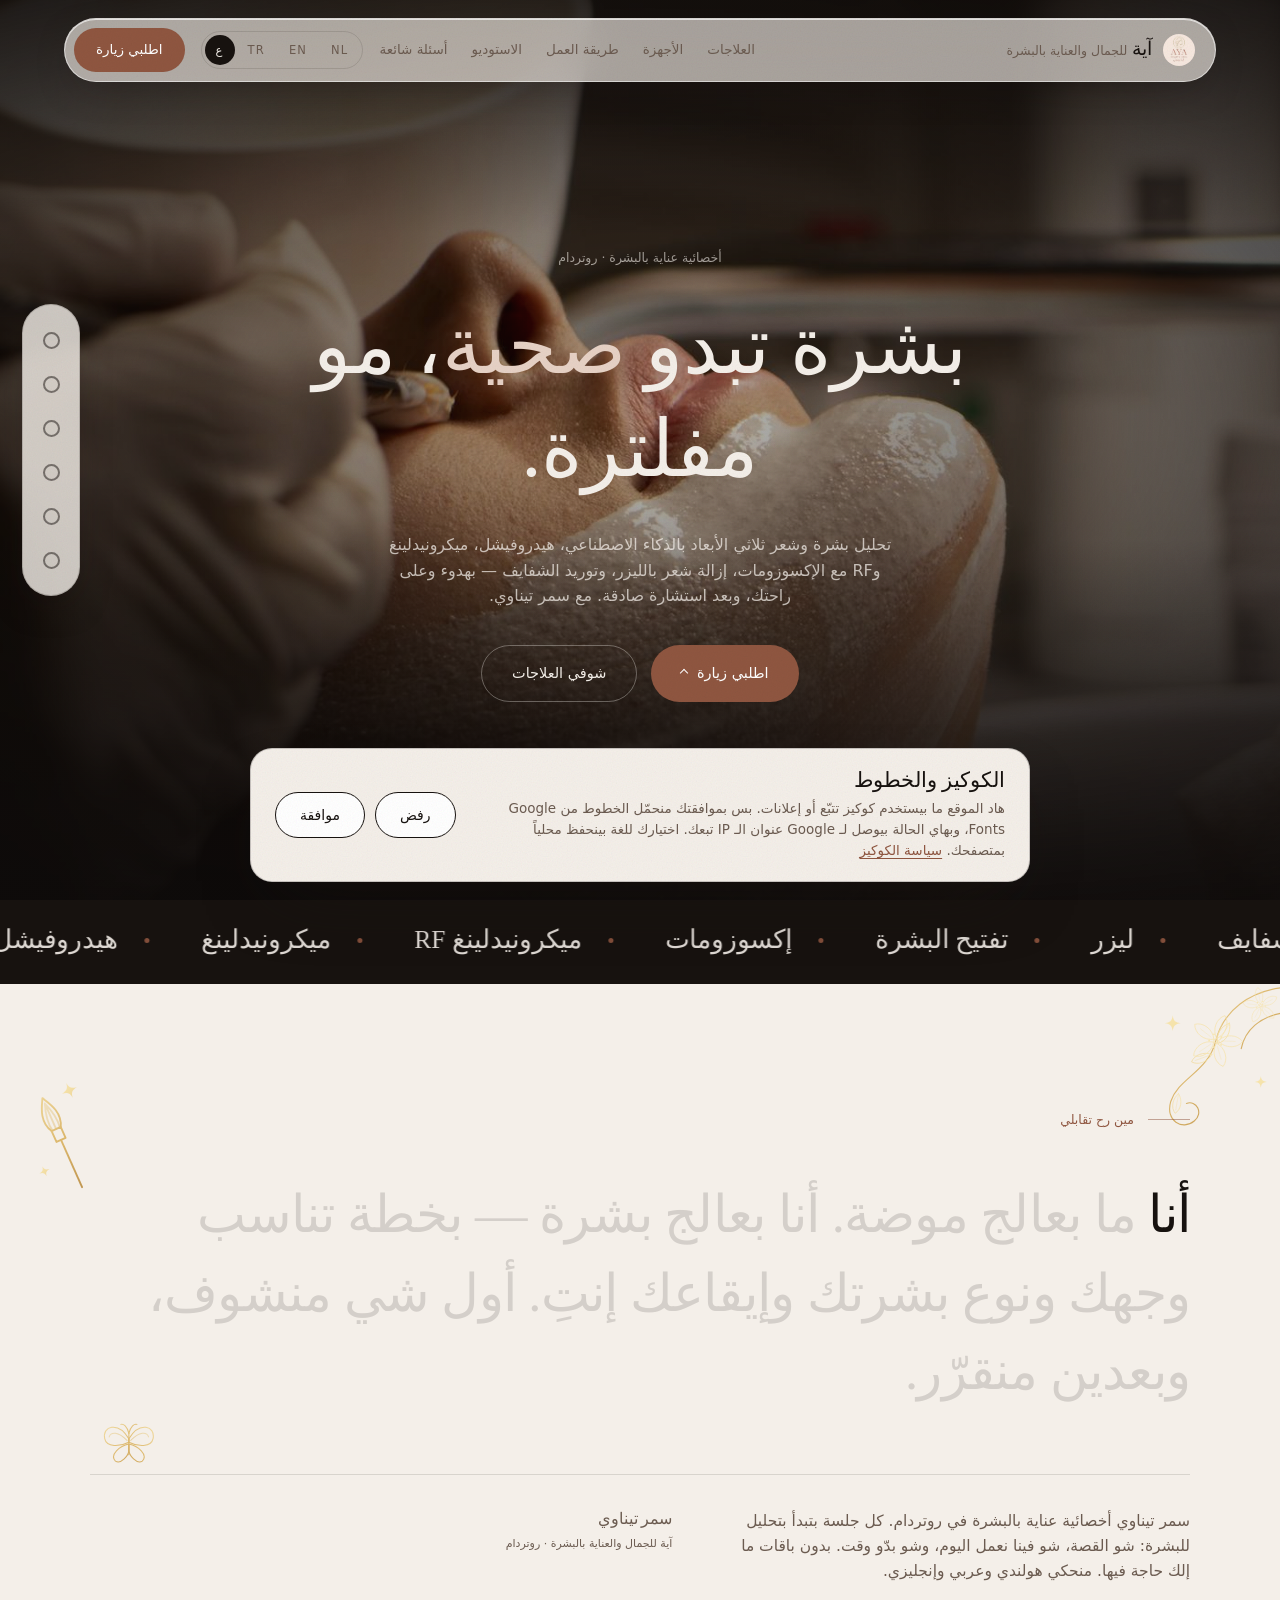
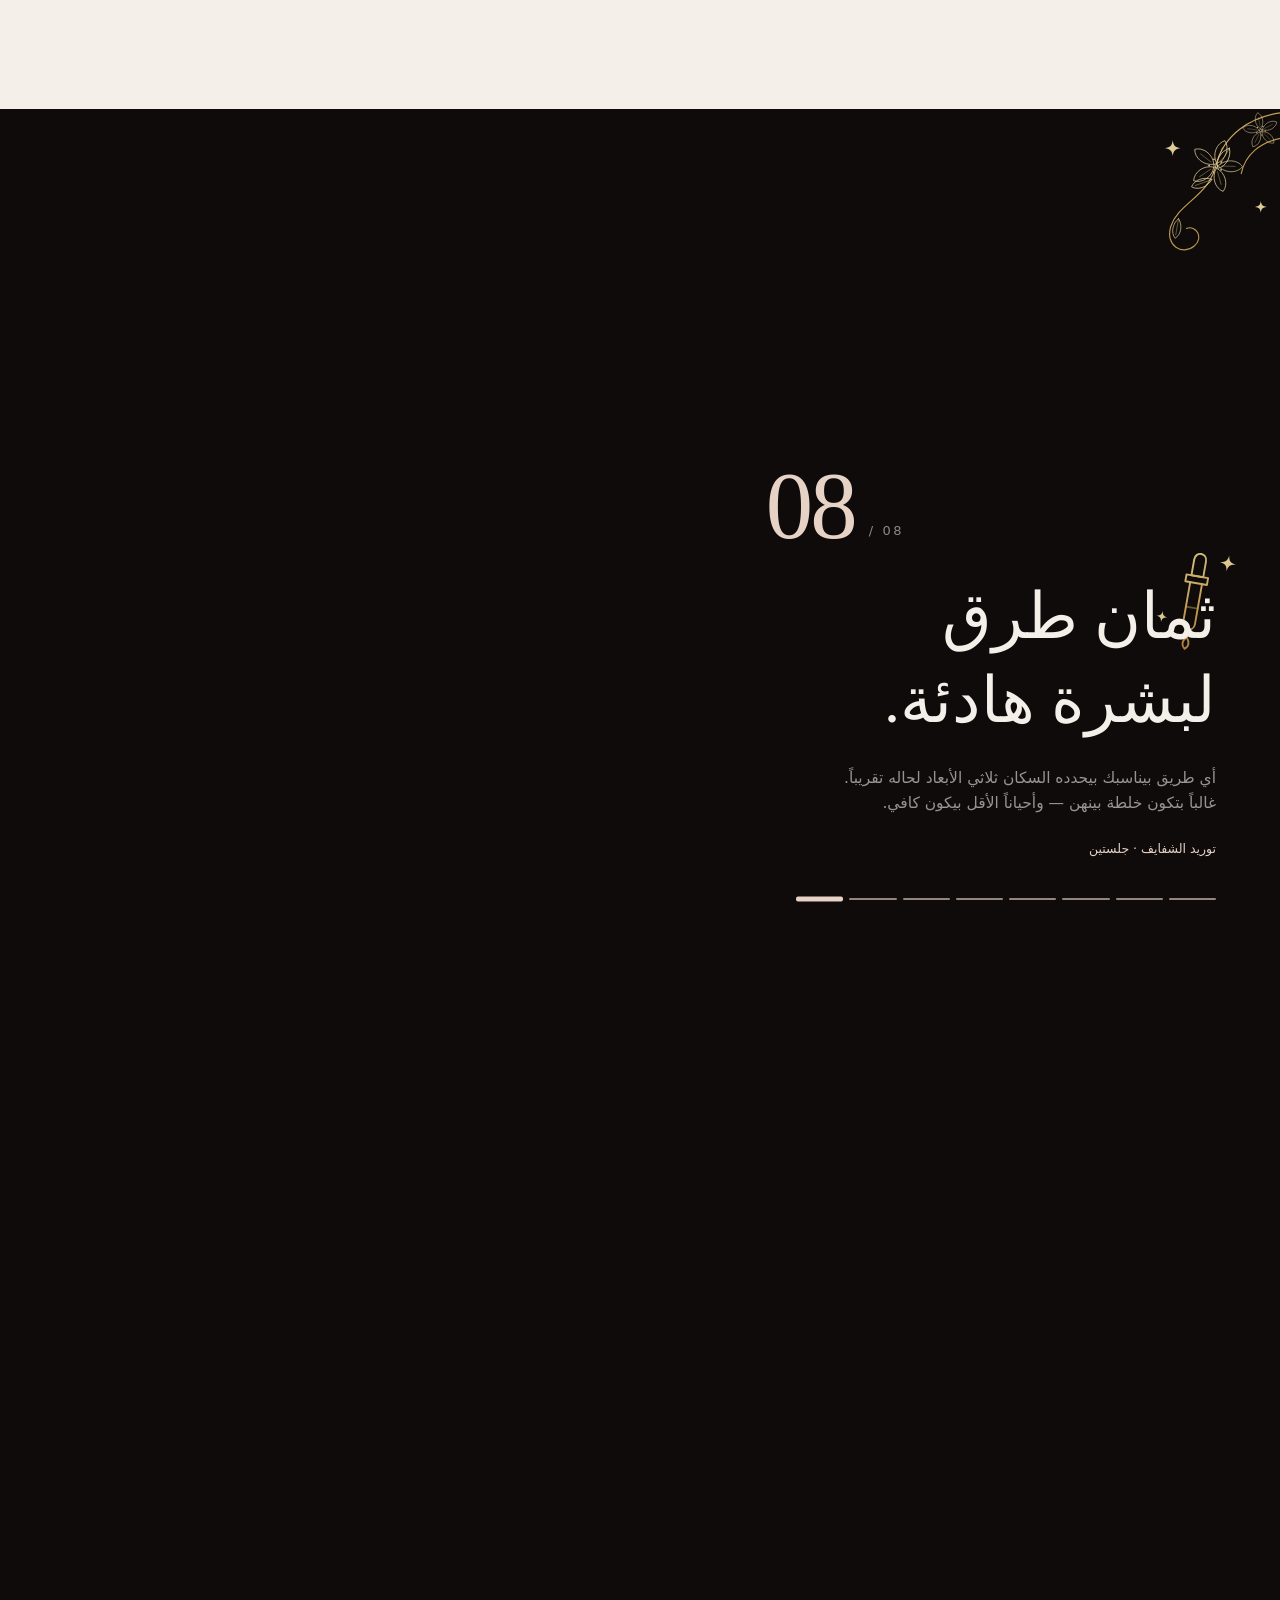
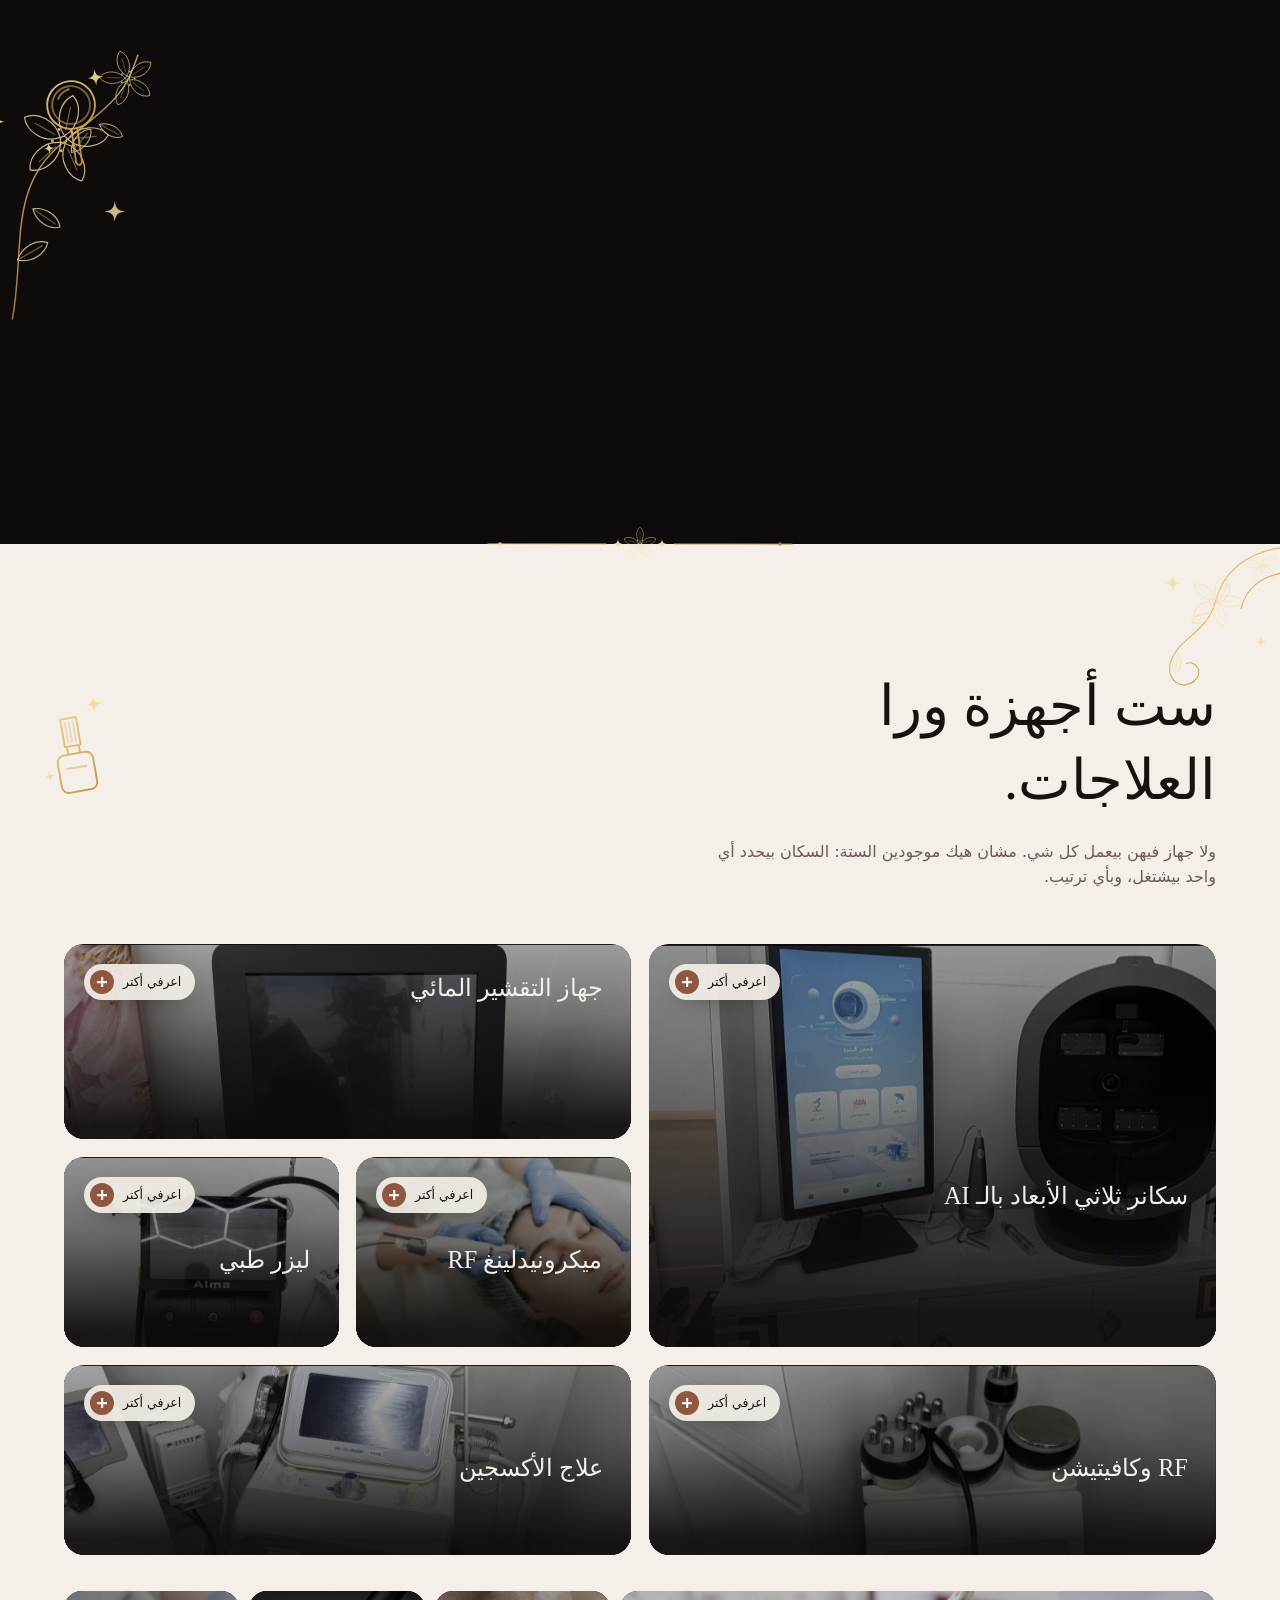
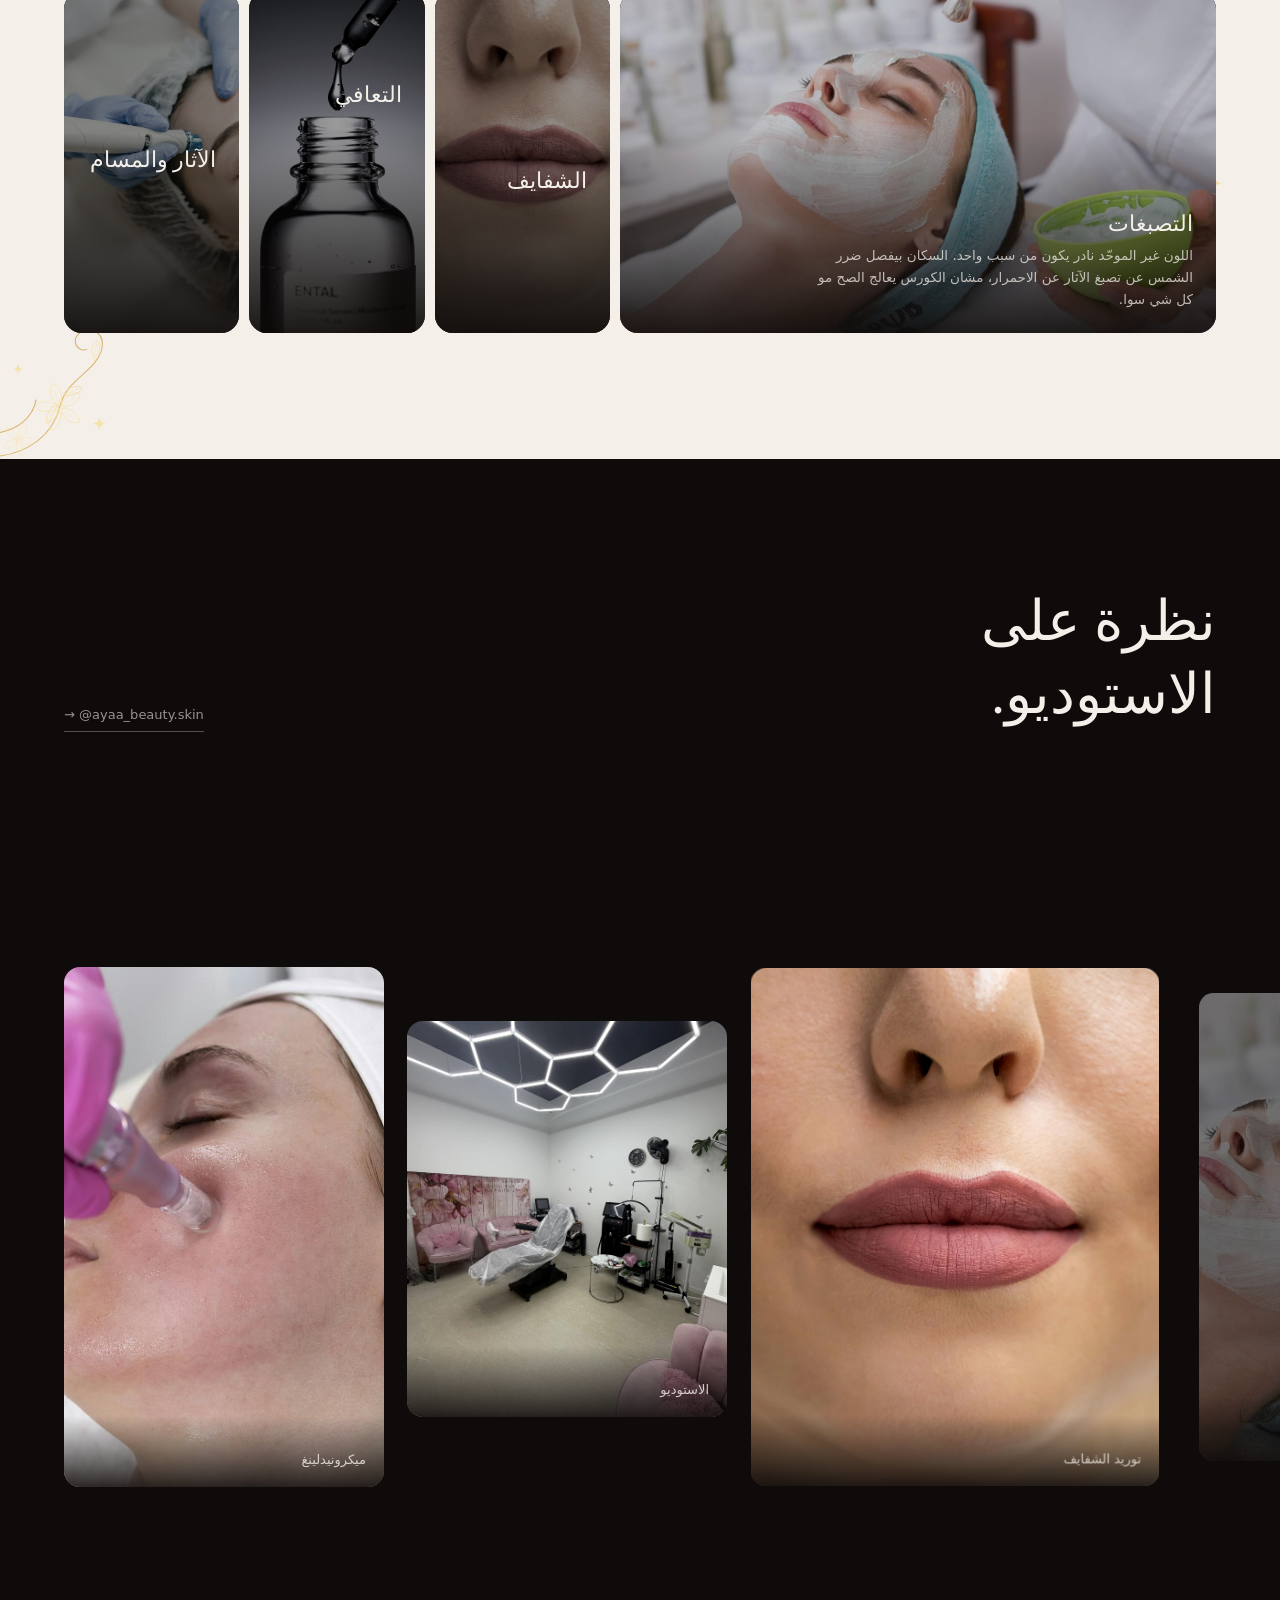
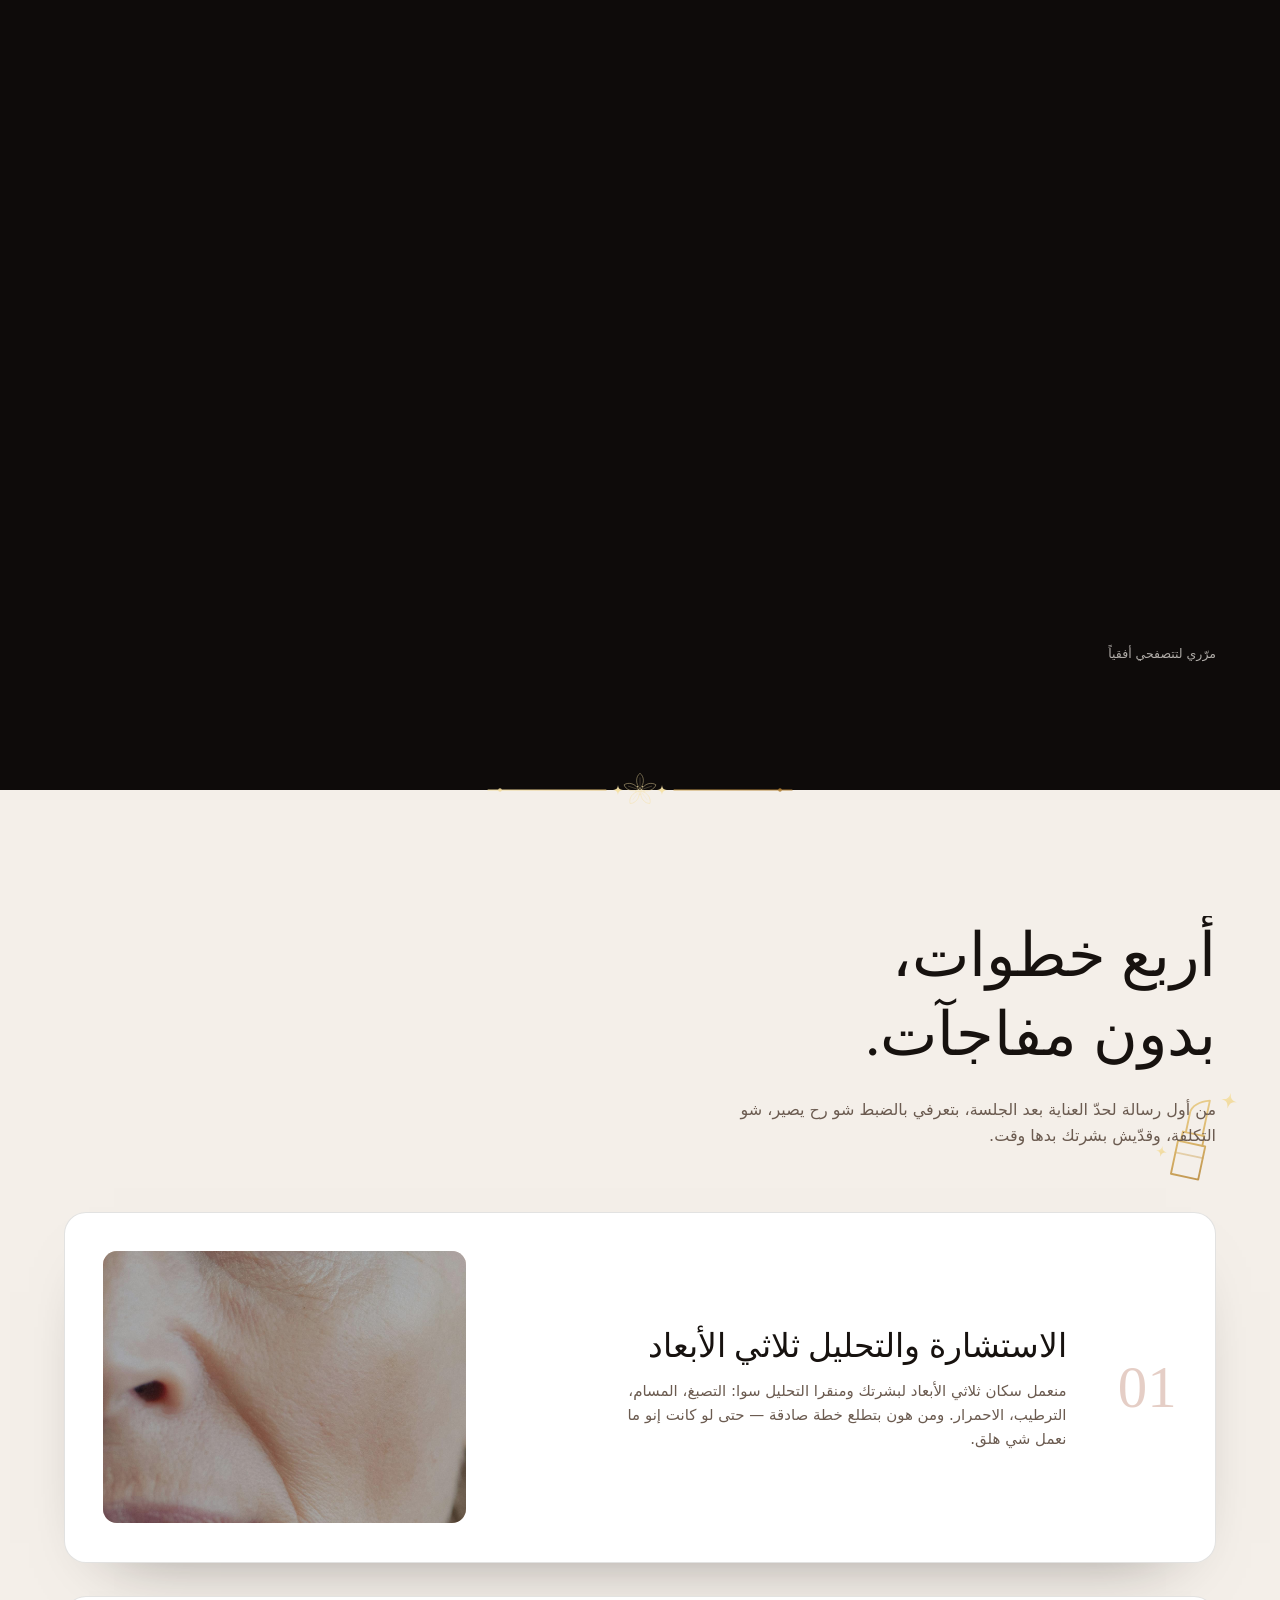
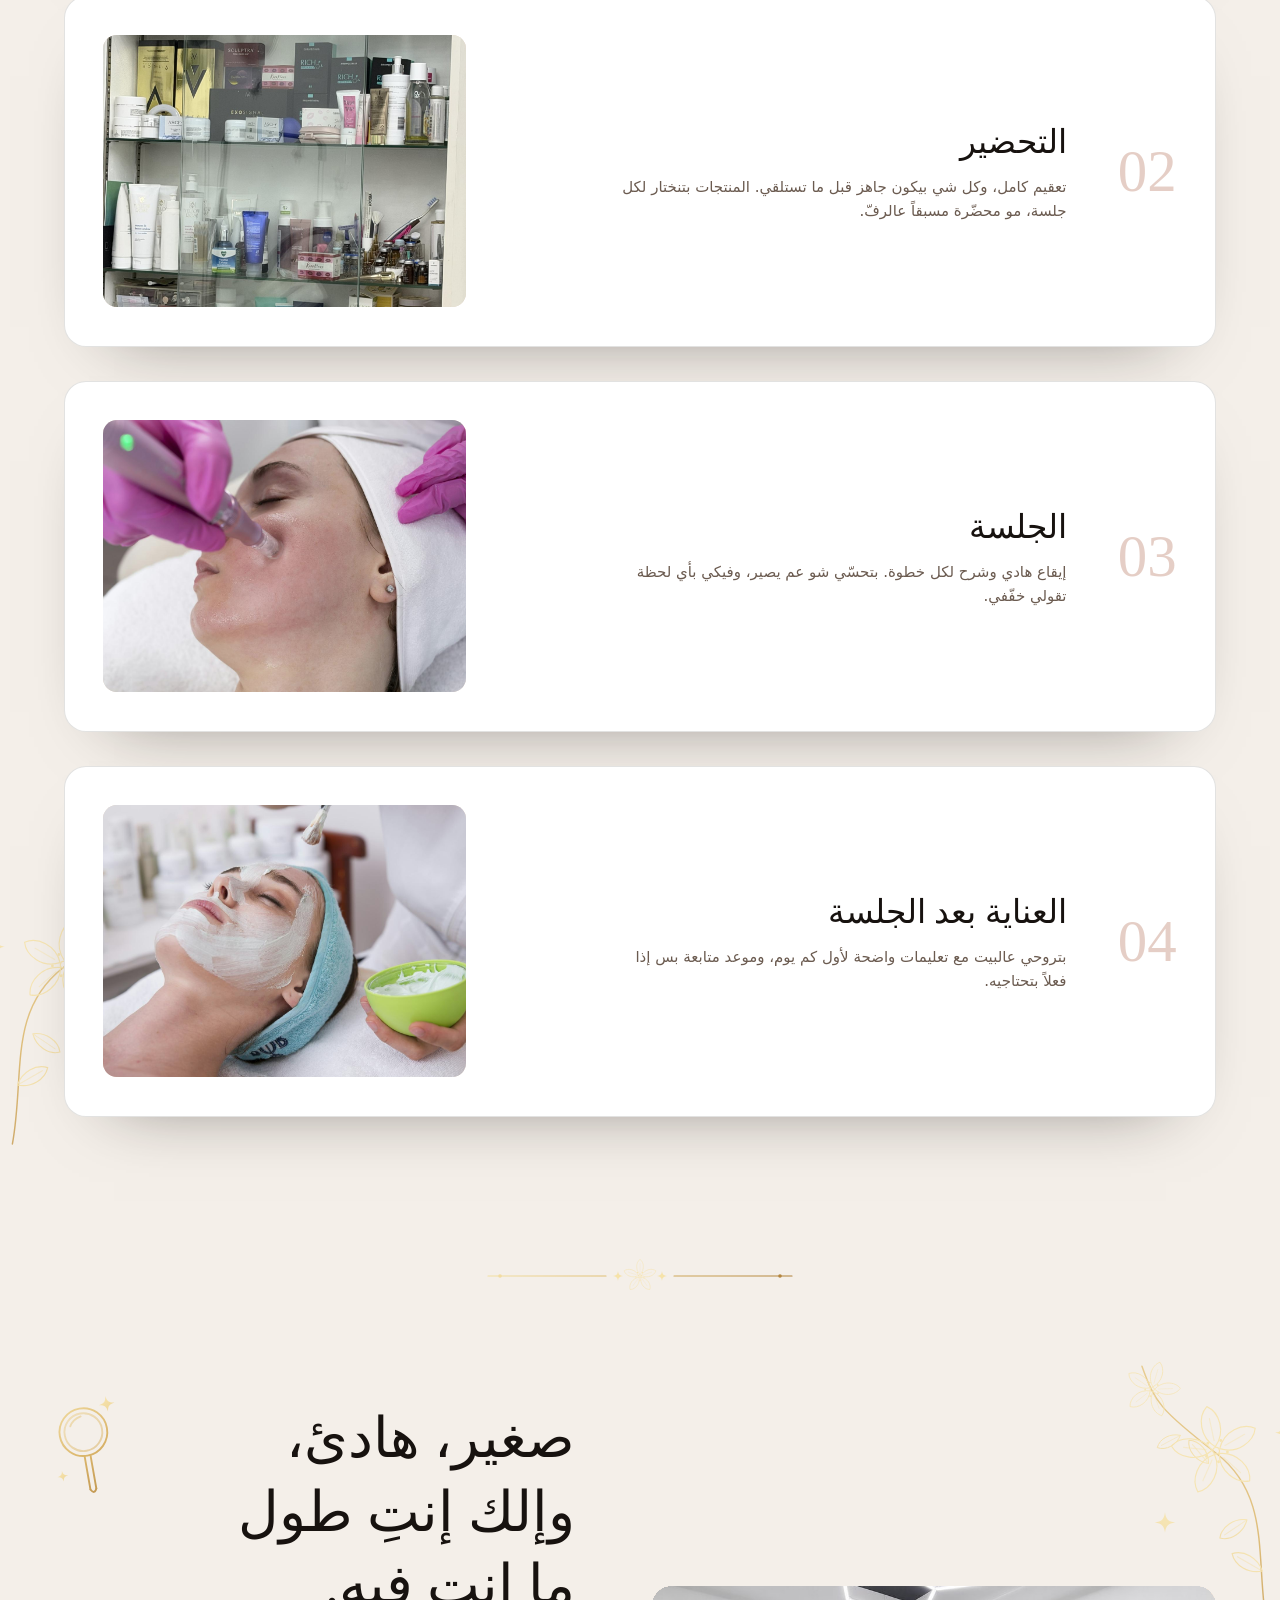
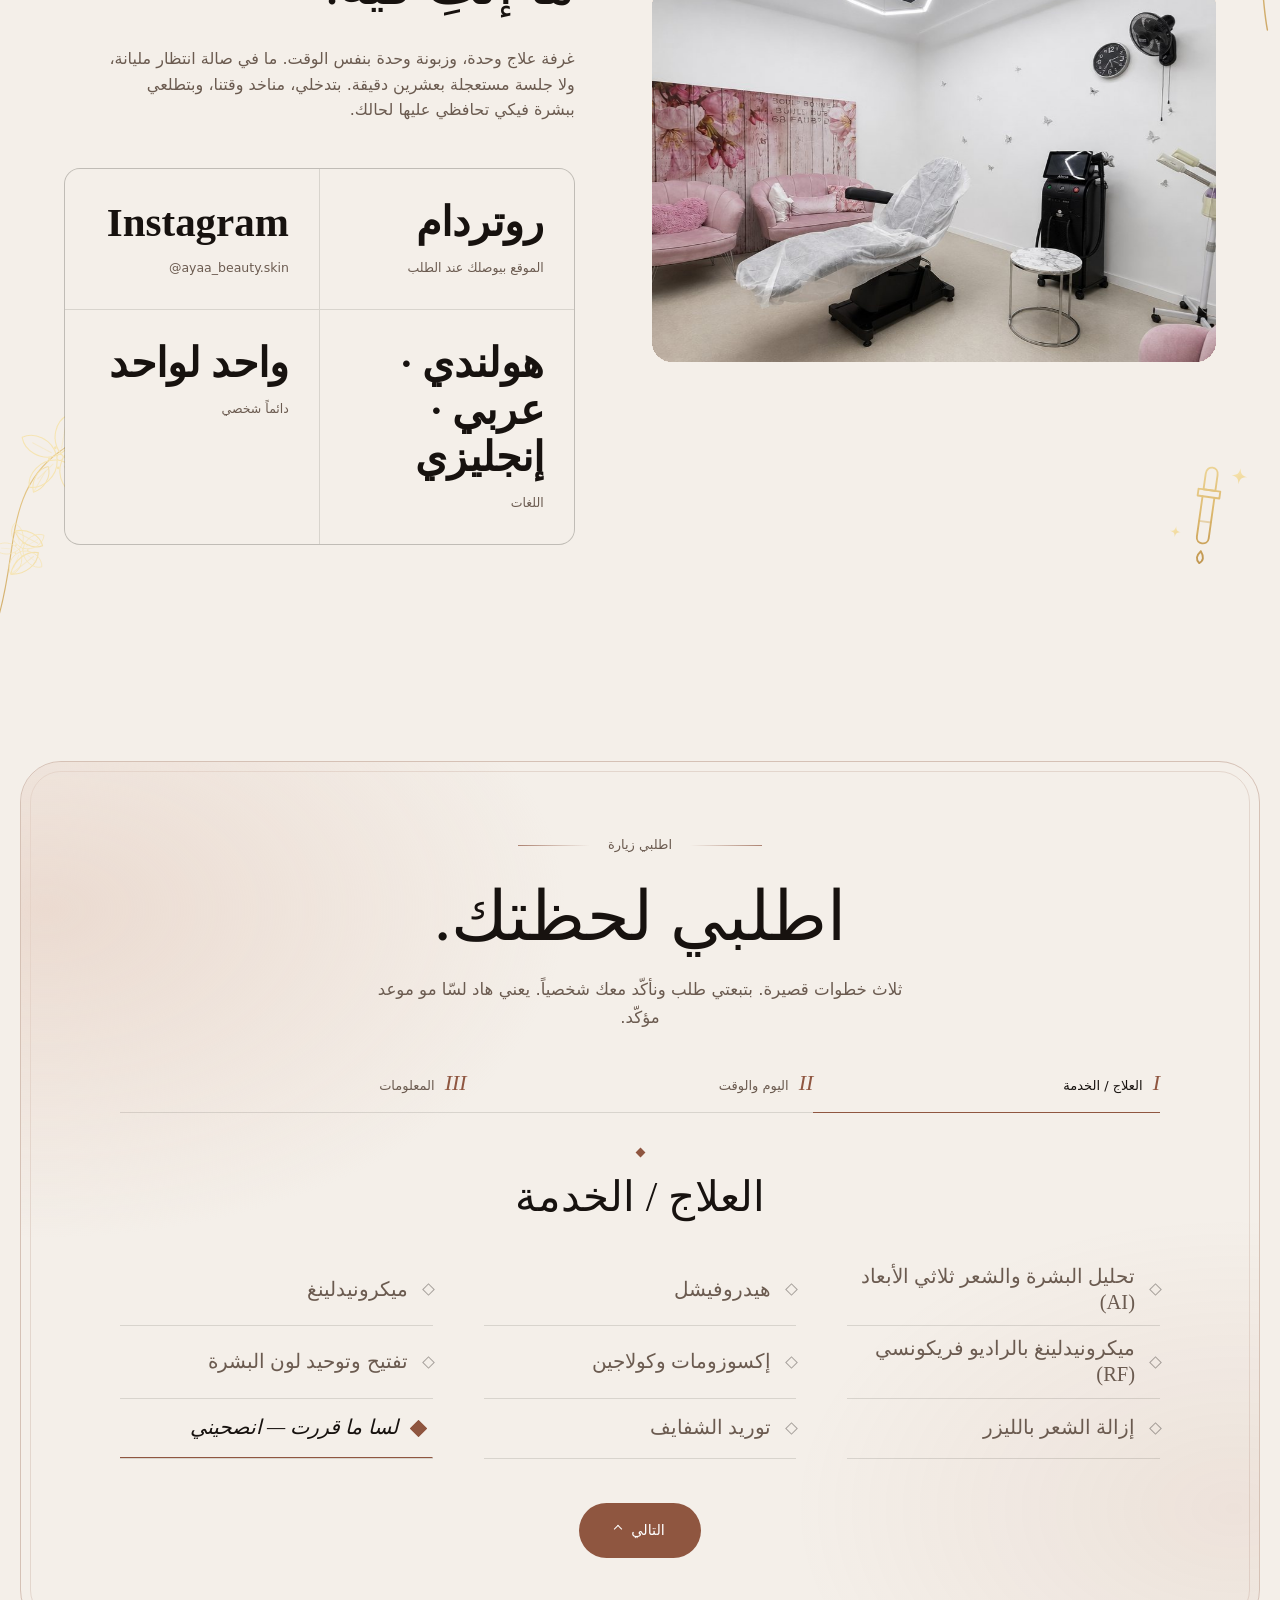
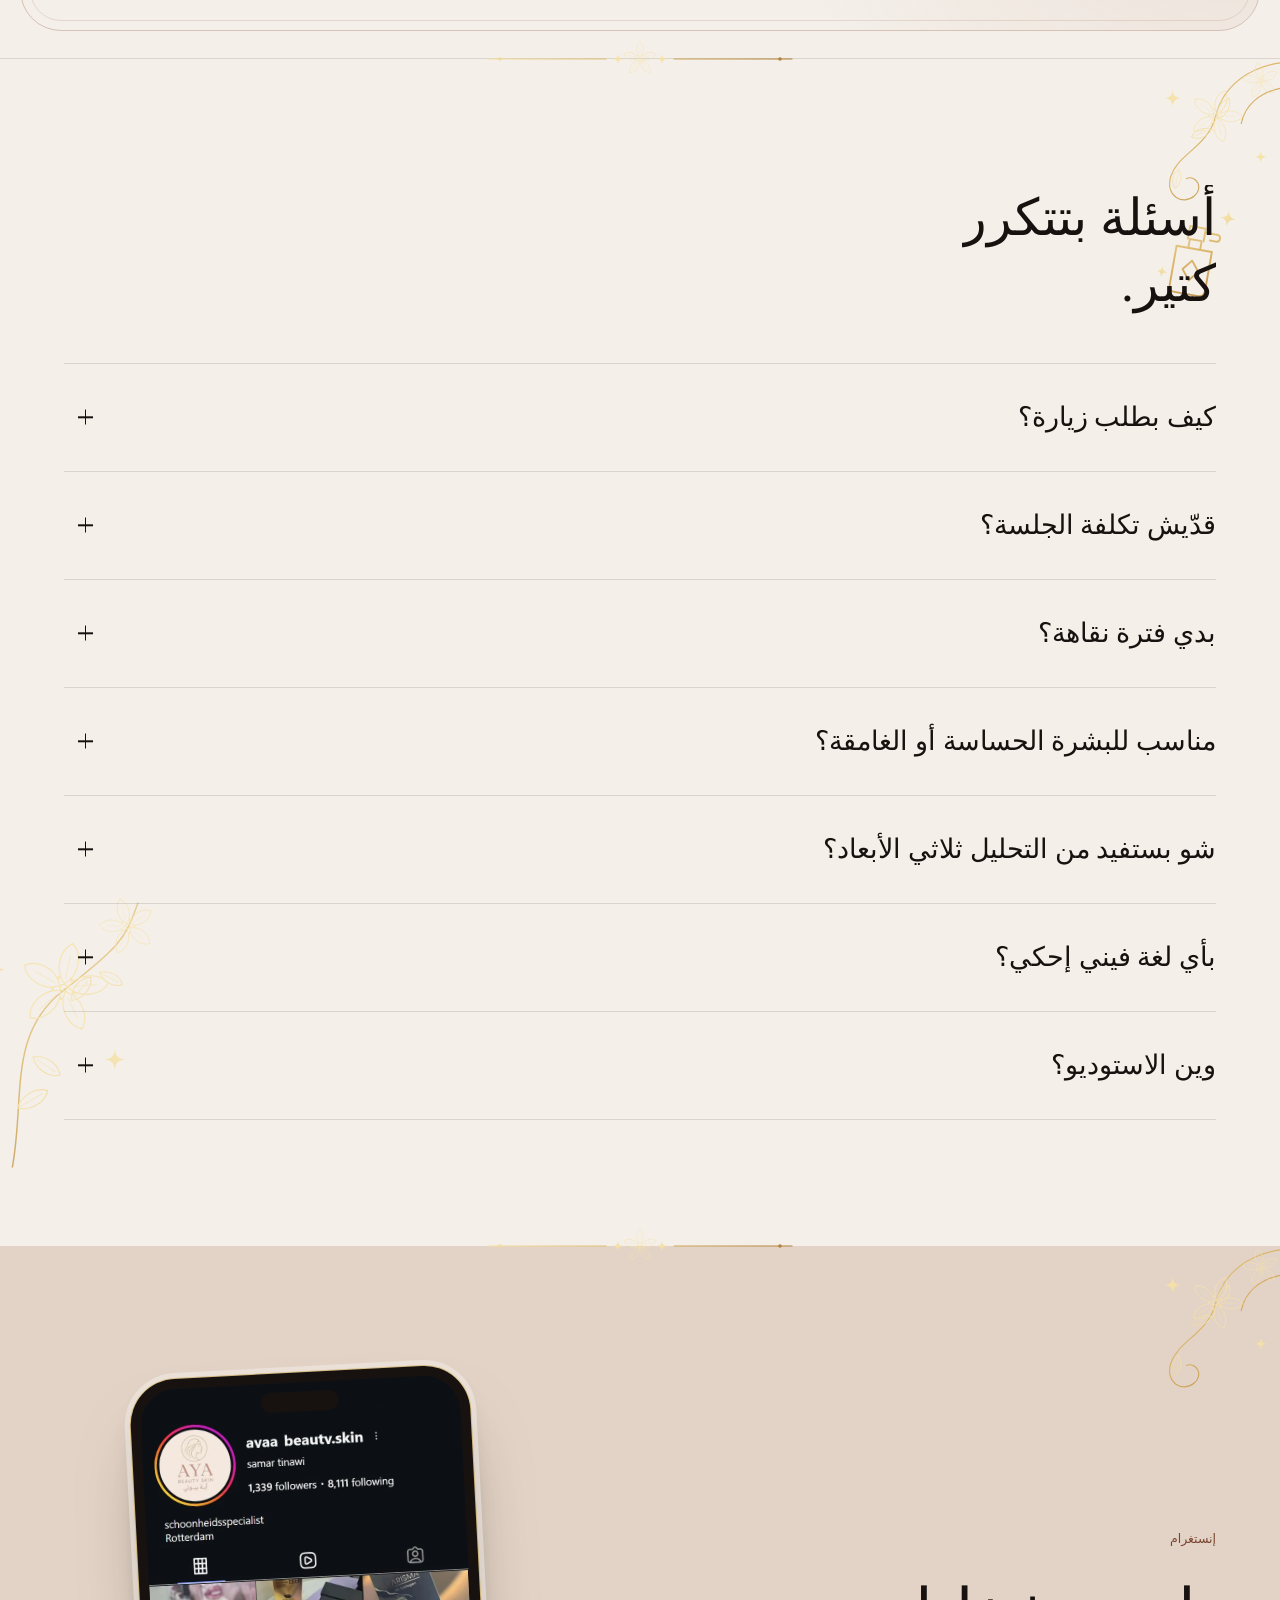
<file: ar/index.html>
<!doctype html>
<html lang="ar" dir="rtl">
<head>
<meta charset="utf-8">
<meta name="viewport" content="width=device-width,initial-scale=1,viewport-fit=cover">
<link rel="icon" href="/favicon.ico" sizes="any">
<link rel="icon" type="image/png" sizes="48x48" href="/favicon-48.png">
<link rel="icon" type="image/png" sizes="96x96" href="/favicon-96.png">
<link rel="icon" type="image/png" sizes="192x192" href="/favicon-192.png">
<link rel="apple-touch-icon" href="/apple-touch-icon.png">
<meta name="theme-color" content="#0e0b0a">
<!-- seo:start -->
<title>أخصائية عناية بالبشرة في روتردام — آية للجمال والعناية بالبشرة</title>
<meta name="description" id="metaDesc" content="هيدروفيشل، ميكرونيدلينغ، إزالة الشعر بالليزر وليب بلاش مع أخصائية العناية بالبشرة سمر تيناوي في روتردام. اطلبي موعدك بسهولة.">
<link rel="canonical" href="https://ayabeautyskin.studio/ar/">
<link rel="alternate" hreflang="nl" href="https://ayabeautyskin.studio/">
<link rel="alternate" hreflang="en" href="https://ayabeautyskin.studio/en/">
<link rel="alternate" hreflang="ar" href="https://ayabeautyskin.studio/ar/">
<link rel="alternate" hreflang="tr" href="https://ayabeautyskin.studio/tr/">
<link rel="alternate" hreflang="x-default" href="https://ayabeautyskin.studio/">
<meta name="msvalidate.01" content="EC5ED53C0C46D3856103319869C7036F">
<meta property="og:type" content="website">
<meta property="og:site_name" content="Aya Beauty &amp; Skin">
<meta property="og:locale" content="ar_AR">
<meta property="og:locale:alternate" content="nl_NL">
<meta property="og:locale:alternate" content="en_GB">
<meta property="og:locale:alternate" content="tr_TR">
<meta property="og:url" content="https://ayabeautyskin.studio/ar/">
<meta property="og:title" content="أخصائية عناية بالبشرة في روتردام — آية للجمال والعناية بالبشرة">
<meta property="og:description" content="هيدروفيشل، ميكرونيدلينغ، إزالة الشعر بالليزر وليب بلاش مع أخصائية العناية بالبشرة سمر تيناوي في روتردام. اطلبي موعدك بسهولة.">
<meta property="og:image" content="https://ayabeautyskin.studio/img/hero.jpg">
<meta name="twitter:card" content="summary_large_image">
<script type="application/ld+json">{"@context": "https://schema.org", "@type": "BeautySalon", "@id": "https://ayabeautyskin.studio/#salon", "name": "Aya Beauty & Skin", "url": "https://ayabeautyskin.studio/ar/", "description": "هيدروفيشل، ميكرونيدلينغ، إزالة الشعر بالليزر وليب بلاش مع أخصائية العناية بالبشرة سمر تيناوي في روتردام. اطلبي موعدك بسهولة.", "inLanguage": "ar", "image": "https://ayabeautyskin.studio/img/hero.jpg", "logo": "https://ayabeautyskin.studio/apple-touch-icon.png", "telephone": "+31685070325", "address": {"@type": "PostalAddress", "addressLocality": "Rotterdam", "addressCountry": "NL"}, "areaServed": "Rotterdam", "founder": {"@type": "Person", "name": "Samar Tinawi"}, "knowsLanguage": ["nl", "ar", "en"], "sameAs": ["https://www.instagram.com/ayaa_beauty.skin/"]}</script>
<script type="application/ld+json">{"@context": "https://schema.org", "@type": "FAQPage", "inLanguage": "ar", "mainEntity": [{"@type": "Question", "name": "كيف بطلب زيارة؟", "acceptedAnswer": {"@type": "Answer", "text": "عبّي الخطوات الثلاث القصيرة فوق. طلبك بيوصلنا عبر واتساب أو الإيميل — حسب اختيارك. سمر بتشوف الأجندة وبتخبرك شخصياً إذا الوقت مناسب."}}, {"@type": "Question", "name": "قدّيش تكلفة الجلسة؟", "acceptedAnswer": {"@type": "Answer", "text": "السعر بيعتمد على نوع العلاج وإذا كانت جلسة وحدة أو كورس. بتعرفي المبلغ كامل بجلسة الاستشارة، قبل ما يصير أي شي — مو بعدين مفاجأة."}}, {"@type": "Question", "name": "بدي فترة نقاهة؟", "acceptedAnswer": {"@type": "Answer", "text": "مع الهيدروفيشل لأ، فيكي تطلعي عادي بعدها. مع الميكرونيدلينغ وتوريد الشفايف بتكون بشرتك أحمر وأحسّ لكم يوم. بتعرفي بالضبط كم يوم لازم تحسبي."}}, {"@type": "Question", "name": "مناسب للبشرة الحساسة أو الغامقة؟", "acceptedAnswer": {"@type": "Answer", "text": "إي، بس الطريقة بتختلف. نوع البشرة وحساسيتها للتصبغ وردّة فعلها على علاجات سابقة هنّي اللي بيحددوا قوة الجلسة وتدرّج الكورس. وهاد بالضبط سبب وجود الاستشارة."}}, {"@type": "Question", "name": "بأي لغة فيني إحكي؟", "acceptedAnswer": {"@type": "Answer", "text": "عربي أو هولندي أو إنجليزي — اللي بترتاحي فيه. Nederlands, Arabisch of Engels."}}, {"@type": "Question", "name": "شو بستفيد من التحليل ثلاثي الأبعاد؟", "acceptedAnswer": {"@type": "Answer", "text": "أرقام واضحة للتصبغ والمسام ونسبة الترطيب والاحمرار والخطوط الرفيعة — ولكثافة الشعر ونموّه على فروة الراس — ونفس السكان مرة تانية بعد الكورس. هيك بتشوفي التحسّن بالأرقام، مو بس بالإحساس. والتحليل كمان بيحدد أي علاج فعلاً بتحتاجيه."}}, {"@type": "Question", "name": "وين الاستوديو؟", "acceptedAnswer": {"@type": "Answer", "text": "بروتردام، عند الطلب. الموقع بالضبط بيوصلك لما نرد على طلبك. شوفيه على Google Maps ."}}]}</script>
<!-- seo:end -->
<style>
[hidden]:not([hidden="until-found" i]){display:none!important}
html{scrollbar-width:none;-ms-overflow-style:none}html::-webkit-scrollbar{display:none;width:0;height:0}
:root{
  --bone:#F4EFE9; --ink:#17120F; --clay:#B4735A; --clay-soft:#E7D2C6;
  --sand:#E3D3C6; --night:#0E0B0A; --muted:#6B5B50; --clay-deep:#8F5640; --line:rgba(23,18,15,.12);
  --display:'Instrument Serif',Georgia,serif;
  --ui:'Outfit',system-ui,-apple-system,sans-serif;
  --track:.34em;
  --gutter:clamp(20px,5vw,140px);
  --maxw:2400px;
  --grain:url("data:image/svg+xml,%3Csvg xmlns='http://www.w3.org/2000/svg' width='200' height='200'%3E%3Cfilter id='n'%3E%3CfeTurbulence type='fractalNoise' baseFrequency='.8' numOctaves='4'/%3E%3C/filter%3E%3Crect width='100%25' height='100%25' filter='url(%23n)' opacity='.4'/%3E%3C/svg%3E");
}

/* ── Arabic type system: no tracking, no uppercase, more leading ── */
html[lang="ar"]{
  --display:'Amiri','Instrument Serif',Georgia,serif;
  --ui:'IBM Plex Sans Arabic','Outfit',system-ui,sans-serif;
  --track:0;
}
html[lang="ar"] h1,html[lang="ar"] h2,html[lang="ar"] h3,html[lang="ar"] .display{line-height:1.3;letter-spacing:0}
html[lang="ar"] .scrub-text{line-height:1.5}
html[lang="ar"] .it,html[lang="ar"] em,html[lang="ar"] .sig{font-style:normal}
html[lang="ar"] .kicker,html[lang="ar"] .intro-label,html[lang="ar"] .chip,
html[lang="ar"] .brand-sub,html[lang="ar"] .foot-col strong,html[lang="ar"] .fact span,
html[lang="ar"] .frame figcaption,html[lang="ar"] .svc-count,html[lang="ar"] .gal-scroll-note,
html[lang="ar"] .scroll-hint,html[lang="ar"] .foot-base,html[lang="ar"] .nav-link,
html[lang="ar"] .btn,html[lang="ar"] .nav-cta,html[lang="ar"] .field label,
html[lang="ar"] .bk-note,html[lang="ar"] .sum-row span{letter-spacing:0;text-transform:none}
html[lang="ar"] .kicker,html[lang="ar"] .intro-label,html[lang="ar"] .chip,
html[lang="ar"] .brand-sub,html[lang="ar"] .foot-col strong,html[lang="ar"] .fact span,
html[lang="ar"] .svc-count,html[lang="ar"] .gal-scroll-note,html[lang="ar"] .field label,
html[lang="ar"] .sum-row span{font-size:12.5px}

*{box-sizing:border-box;margin:0;padding:0}
html{-webkit-text-size-adjust:100%;scroll-behavior:smooth;color-scheme:light}
body{
  background:var(--bone);color:var(--ink);
  font-family:var(--ui);font-weight:300;font-size:clamp(15px,1.05vw,17px);
  line-height:1.6;-webkit-font-smoothing:antialiased;
  overflow-x:clip;width:100%;max-width:100%;
}
main{overflow-x:clip;width:100%;max-width:100%}
img{display:block;max-width:100%}
a{color:inherit;text-decoration:none}
button,input,select,textarea{font:inherit;color:inherit}
::selection{background:var(--clay-deep);color:#fff}

h1,h2,h3,.display{font-family:var(--display);font-weight:400;line-height:.95;letter-spacing:-.02em}
.it{font-style:italic;color:var(--clay)}
.shell{max-width:var(--maxw);margin:0 auto;padding-inline:var(--gutter);width:100%}
.sec{padding-block:clamp(90px,14vh,190px)}
.ltr{direction:ltr;display:inline-block;unicode-bidi:isolate}

body::after{content:'';position:fixed;inset:0;pointer-events:none;z-index:200;
  background-image:var(--grain);opacity:.22;mix-blend-mode:multiply}

/* ─────────────── NAV ─────────────── */
.nav{
  position:fixed;top:calc(env(safe-area-inset-top,0px) + clamp(12px,2vh,22px));inset-inline-start:50%;translate:-50% 0;z-index:120;
  width:min(1560px,calc(100% - 2*var(--gutter)));
  display:flex;align-items:center;gap:16px;
  padding:9px 9px 9px 20px;border-radius:999px;
  background:rgba(244,239,233,.66);backdrop-filter:blur(18px) saturate(1.4);
  -webkit-backdrop-filter:blur(18px) saturate(1.4);
  border:1px solid rgba(255,255,255,.55);
  box-shadow:0 1px 0 rgba(255,255,255,.7) inset,0 12px 40px -18px rgba(23,18,15,.5);
  transition:background .5s ease,color .5s ease,border-color .5s ease;
}
[dir="rtl"] .nav{translate:50% 0;padding:9px 20px 9px 9px}
.nav.on-dark{background:rgba(14,11,10,.5);border-color:rgba(255,255,255,.14);color:var(--bone)}
.nav.on-dark .nav-link{color:rgba(244,239,233,.7)}
.nav.on-dark .nav-link:hover{color:var(--bone)}
.nav.on-dark .brand-sub{color:rgba(244,239,233,.5)}
.nav.on-dark .lang{border-color:rgba(244,239,233,.24)}
.nav.on-dark .lang button{color:rgba(244,239,233,.55)}
.nav.on-dark .lang button[aria-pressed="true"]{background:rgba(244,239,233,.14);color:var(--bone)}
.brand{display:flex;align-items:center;gap:11px;margin-inline-end:auto;min-width:0}
.brand{border:0;background:none;cursor:pointer;font:inherit;color:inherit;padding:0;text-align:start}
.brand img{width:32px;height:32px;border-radius:50%;object-fit:cover;flex:none}
.brand-name{font-family:var(--display);font-size:19px;line-height:1}
.brand-sub{font-size:10px;letter-spacing:.2em;text-transform:uppercase;color:var(--muted);line-height:1;margin-top:3px}
.nav-links{display:flex;gap:24px}
.nav-link{font-size:13.5px;color:var(--muted);position:relative;padding-block:4px;transition:color .3s;white-space:nowrap}
.nav-link::after{content:'';position:absolute;inset-inline-start:0;bottom:0;height:1px;width:0;background:currentColor;transition:width .45s cubic-bezier(.2,.8,.2,1)}
.nav-link:hover{color:var(--ink)}
.nav-link:hover::after{width:100%}
.lang{display:flex;align-items:center;gap:2px;padding:3px;border:1px solid var(--line);border-radius:999px;flex:none}
.lang button{border:0;background:none;cursor:pointer;border-radius:999px;padding:6px 11px;
  font-size:11.5px;letter-spacing:.1em;color:var(--muted);transition:background .35s,color .35s}
.lang button[aria-pressed="true"]{background:var(--ink);color:var(--bone)}
.nav-cta{font-size:13.5px;padding:11px 22px;border-radius:999px;background:var(--ink);color:var(--bone);
  white-space:nowrap;transition:background .4s,scale .4s cubic-bezier(.2,.8,.2,1)}
.nav-cta:hover{background:var(--clay-deep);scale:1.03}
@media(max-width:1000px){.nav-links{display:none}.nav{padding-inline-start:14px}}
@media(max-width:460px){.brand-sub{display:none}}
@media(max-width:520px){.nav{gap:6px;padding:7px 7px 7px 10px}.brand{gap:7px}.brand img{width:28px;height:28px}.brand-name{font-size:17px}.nav-cta{font-size:12px;padding:10px 12px;white-space:nowrap}.lang button{padding-inline:8px}}

/* ─────────────── QUICK-JUMP SIDE NAV ─────────────── */
.quicknav{position:fixed;inset-inline-end:22px;top:50%;translate:0 -50%;z-index:110;
  display:flex;flex-direction:column;gap:10px;padding:18px 11px;border-radius:999px;
  background:rgba(244,239,233,.82);backdrop-filter:blur(14px) saturate(1.3);-webkit-backdrop-filter:blur(14px) saturate(1.3);
  border:1px solid rgba(23,18,15,.16);box-shadow:0 14px 40px -16px rgba(23,18,15,.55);
  transition:background .5s,border-color .5s}
.quicknav a{position:relative;display:grid;place-items:center;width:34px;height:34px;flex:none}
.quicknav a i{display:block;width:17px;height:17px;border-radius:50%;border:2.5px solid rgba(23,18,15,.5);
  background:transparent;transition:background .35s,border-color .35s,scale .35s cubic-bezier(.2,.8,.2,1)}
.quicknav a{--sx:18px}
[dir="rtl"] .quicknav a{--sx:-18px}
.quicknav a i{transition:background .35s,border-color .35s,scale .45s cubic-bezier(.34,1.8,.5,1),box-shadow .35s}
.quicknav a:hover i,.quicknav a:focus-visible i{border-color:var(--clay);background:var(--clay-deep);scale:1.55;box-shadow:0 0 0 6px rgba(180,115,90,.22)}
/* dock-style magnify: neighbours swell a little as the pointer passes */
.quicknav a:hover + a i,.quicknav a:has(+ a:hover) i{scale:1.28}
.quicknav a.is-active i{background:var(--clay-deep);border-color:var(--clay);scale:1.2;animation:qn-ping 2.2s ease-out infinite}
@keyframes qn-ping{0%{box-shadow:0 0 0 0 rgba(180,115,90,.55)}70%,100%{box-shadow:0 0 0 11px rgba(180,115,90,0)}}
.quicknav a::after{content:attr(aria-label);position:absolute;inset-inline-end:48px;top:50%;
  translate:var(--sx) -50%;scale:.82;transform-origin:right center;
  white-space:nowrap;font-size:15px;font-weight:400;letter-spacing:.04em;color:var(--bone);background:var(--ink);
  padding:9px 18px;border-radius:999px;box-shadow:0 10px 30px -14px rgba(23,18,15,.6);
  opacity:0;pointer-events:none;
  transition:opacity .25s,translate .55s cubic-bezier(.34,1.56,.64,1),scale .55s cubic-bezier(.34,1.56,.64,1),background .3s}
[dir="rtl"] .quicknav a::after{inset-inline-end:auto;inset-inline-start:auto;right:auto;left:48px;transform-origin:left center}
/* hover the rail: every label springs out in a quick stagger; the current one is always visible */
.quicknav:hover a::after,.quicknav a:focus-visible::after,.quicknav.qn-intro a::after,.quicknav a.qn-flash::after{opacity:1;translate:0 -50%;scale:1}
/* on arrival every label shows for a moment (see script), then folds away; afterwards they only open on hover / focus */
.quicknav.qn-intro a:nth-child(2)::after{transition-delay:.07s}
.quicknav.qn-intro a:nth-child(3)::after{transition-delay:.14s}
.quicknav.qn-intro a:nth-child(4)::after{transition-delay:.21s}
.quicknav.qn-intro a:nth-child(5)::after{transition-delay:.28s}
.quicknav.qn-intro a:nth-child(6)::after{transition-delay:.35s}
.quicknav:hover a:nth-child(2)::after{transition-delay:.04s}
.quicknav:hover a:nth-child(3)::after{transition-delay:.08s}
.quicknav:hover a:nth-child(4)::after{transition-delay:.12s}
.quicknav:hover a:nth-child(5)::after{transition-delay:.16s}
.quicknav:hover a:nth-child(6)::after{transition-delay:.2s}
.quicknav a:hover::after{background:var(--clay-deep);color:#fff;scale:1.08;transition-delay:0s}
.quicknav a.is-active:not(:hover)::after{background:var(--clay-deep);color:#fff}
.quicknav:hover{box-shadow:0 18px 50px -14px rgba(23,18,15,.6)}
.quicknav a:focus-visible{outline:2px solid var(--clay);outline-offset:2px;border-radius:50%}
.nav.on-dark ~ .quicknav{background:rgba(14,11,10,.7);border-color:rgba(244,239,233,.22)}
.nav.on-dark ~ .quicknav a i{border-color:rgba(244,239,233,.6)}
.nav.on-dark ~ .quicknav a.is-active i{background:var(--clay-soft);border-color:var(--clay-soft)}
.nav.on-dark ~ .quicknav a::after{background:var(--bone);color:var(--ink)}
.nav.on-dark ~ .quicknav a.is-active:not(:hover)::after{background:var(--clay-soft);color:var(--ink)}
@media(max-width:1100px){.quicknav{display:none}}
@media(prefers-reduced-motion:reduce){.quicknav a i,.quicknav a::after{transition:none}.quicknav a.is-active i{animation:none}}

/* ─────────────── BRAND MENU ─────────────── */
.site-menu{position:fixed;inset:0;z-index:150;display:flex;justify-content:flex-end}
.site-menu[hidden]{display:none}
.site-menu::before{content:'';position:absolute;inset:0;background:rgba(14,11,10,.5);
  backdrop-filter:blur(6px);-webkit-backdrop-filter:blur(6px)}
.site-menu-panel{position:relative;z-index:1;width:min(420px,88vw);height:100%;background:var(--bone);
  padding:clamp(90px,14vh,120px) clamp(28px,4vw,44px) 40px;overflow-y:auto;
  box-shadow:-30px 0 70px -40px rgba(23,18,15,.7);
  translate:100% 0;transition:translate .5s cubic-bezier(.2,.8,.2,1)}
[dir="rtl"] .site-menu{justify-content:flex-start}
[dir="rtl"] .site-menu-panel{translate:-100% 0}
.site-menu.is-open .site-menu-panel{translate:0 0}
.site-menu-close{position:absolute;top:clamp(20px,3vh,30px);inset-inline-end:clamp(20px,3vw,30px);
  width:38px;height:38px;border-radius:50%;border:1px solid var(--line);background:#fff;
  font-size:20px;line-height:1;cursor:pointer;color:var(--ink);transition:border-color .3s,background .3s}
.site-menu-close:hover{background:var(--clay-deep);color:#fff;border-color:var(--clay)}
.site-menu-links{display:flex;flex-direction:column;gap:4px;padding-bottom:28px;border-bottom:1px solid var(--line)}
.site-menu-links a{font-family:var(--display);font-size:clamp(1.4rem,3vw,1.9rem);padding-block:9px;
  color:var(--ink);transition:color .3s,translate .3s cubic-bezier(.2,.8,.2,1)}
.site-menu-links a:hover{color:var(--clay);translate:6px 0}
[dir="rtl"] .site-menu-links a:hover{translate:-6px 0}
.site-menu-h{display:block;margin-top:26px;margin-bottom:6px;font-size:11px;letter-spacing:var(--track);
  text-transform:uppercase;color:var(--muted);font-weight:400}
html[lang="ar"] .site-menu-h{letter-spacing:0;text-transform:none;font-size:12.5px}
.site-menu-sub{display:flex;flex-direction:column}
.site-menu-sub button{border:0;background:none;cursor:pointer;font:inherit;color:var(--muted);text-align:start;
  font-size:14.5px;padding-block:8px;transition:color .3s,translate .3s cubic-bezier(.2,.8,.2,1)}
.site-menu-sub button:hover{color:var(--clay);translate:6px 0}
[dir="rtl"] .site-menu-sub button:hover{translate:-6px 0}

/* ─────────────── CONTENT PAGE OVERLAY ─────────────── */
.page-view{position:fixed;inset:0;z-index:160;display:flex;align-items:flex-start;justify-content:center;
  overflow-y:auto;padding:clamp(70px,10vh,120px) 18px 60px}
.page-view[hidden]{display:none}
.page-view::before{content:'';position:fixed;inset:0;z-index:-1;background:rgba(14,11,10,.55);
  backdrop-filter:blur(6px);-webkit-backdrop-filter:blur(6px)}
.page-view-panel{position:relative;width:min(720px,100%);background:var(--bone);border-radius:24px;
  padding:clamp(36px,5vw,60px);box-shadow:0 50px 100px -40px rgba(23,18,15,.7);
  opacity:0;translate:0 26px;transition:opacity .4s,translate .4s cubic-bezier(.2,.8,.2,1)}
.page-view.is-open .page-view-panel{opacity:1;translate:0 0}
.page-view-close{position:absolute;top:clamp(16px,2.4vw,24px);inset-inline-end:clamp(16px,2.4vw,24px);
  width:38px;height:38px;border-radius:50%;border:1px solid var(--line);background:#fff;
  font-size:20px;line-height:1;cursor:pointer;color:var(--ink);transition:border-color .3s,background .3s}
.page-view-close:hover{background:var(--clay-deep);color:#fff;border-color:var(--clay)}
#pageViewTitle{font-family:var(--display);font-size:clamp(1.7rem,3.6vw,2.6rem);max-width:20ch;
  margin-bottom:20px;padding-inline-end:44px}
#pageViewBody{color:var(--muted);font-size:15.5px;line-height:1.75}
#pageViewBody p + p{margin-top:14px}
.ba{position:relative;margin:0 0 22px;border-radius:16px;overflow:hidden;background:#e9e2da}
.ba img{display:block;width:100%;object-fit:cover}
.ba--w img{aspect-ratio:16/9;object-position:50% 40%}
.ba--sq img{aspect-ratio:1/1;max-height:52vh;object-position:50% 38%}
.ba-b,.ba-a{position:absolute;top:12px;padding:5px 12px;border-radius:999px;font-size:11px;letter-spacing:.14em;text-transform:uppercase;
  background:rgba(23,18,15,.55);color:#f4efe9;-webkit-backdrop-filter:blur(6px);backdrop-filter:blur(6px)}
.ba-b{left:12px}.ba-a{right:12px;background:rgba(244,239,233,.85);color:#17120f}
html[lang="ar"] .ba-b,html[lang="ar"] .ba-a{letter-spacing:0;text-transform:none;font-size:13px}
.ba figcaption{position:absolute;left:0;right:0;bottom:0;padding:22px 14px 9px;font-size:11.5px;color:rgba(244,239,233,.88);text-align:center;
  background:linear-gradient(to top,rgba(23,18,15,.55),transparent)}
.page-view .page-view-cta{display:none}

/* ─────────────── HERO ─────────────── */
.hero{position:relative;min-height:100svh;display:grid;place-items:center;overflow:hidden;background:var(--night);isolation:isolate}
.hero-bg{position:absolute;inset:-12% 0;z-index:0;will-change:transform}
.hero-bg img{width:100%;height:100%;object-fit:cover;object-position:50% 60%;filter:contrast(1.04) saturate(.9) brightness(.86)}
.hero-wash{position:absolute;inset:0;z-index:1;background:
  radial-gradient(85% 70% at 50% 46%,rgba(14,11,10,.14) 0%,rgba(14,11,10,.62) 58%,rgba(14,11,10,.9) 100%),
  linear-gradient(to bottom,rgba(14,11,10,.55) 0%,transparent 26%,transparent 60%,rgba(14,11,10,.88) 100%)}
.hero-inner{position:relative;z-index:2;text-align:center;color:var(--bone);padding-block:140px 90px}
.kicker{font-size:11px;letter-spacing:var(--track);text-transform:uppercase;color:rgba(244,239,233,.62);margin-bottom:clamp(20px,3vh,34px)}
.hero h1{font-size:clamp(2.6rem,7.4vw,7.2rem);max-width:20ch;margin-inline:auto;letter-spacing:-.025em}
html[lang="ar"] .hero h1{font-size:clamp(2.2rem,6.2vw,5.9rem);max-width:17ch}
.hero h1 .it{color:var(--clay-soft)}
.hero-lede{margin:clamp(24px,3.4vh,38px) auto 0;max-width:52ch;font-size:clamp(15px,1.25vw,18px);color:rgba(244,239,233,.74);font-weight:200}
.hero-cta{display:flex;gap:14px;justify-content:center;flex-wrap:wrap;margin-top:clamp(30px,4vh,48px)}
.btn{display:inline-flex;align-items:center;justify-content:center;gap:10px;padding:16px 30px;border-radius:999px;
  font-size:14.5px;border:0;cursor:pointer;transition:background .45s,color .45s,border-color .45s,translate .45s cubic-bezier(.2,.8,.2,1)}
.btn-solid{background:var(--bone);color:var(--ink)}
.btn-solid:hover{background:var(--clay-deep);color:#fff;translate:0 -3px}
.btn-ghost{border:1px solid rgba(244,239,233,.34);color:var(--bone);background:none}
.btn-ghost:hover{border-color:var(--bone);background:rgba(244,239,233,.1);translate:0 -3px}
.btn-ink{background:var(--ink);color:var(--bone)}
.btn-ink:hover{background:var(--clay-deep);color:#fff;translate:0 -3px}
/* hover-aware fill: the colour floods in from the side the pointer entered, and drains out the side it left */
.btn{position:relative;overflow:hidden;isolation:isolate}
.btn::before{content:'';position:absolute;inset:0;z-index:-1;background:var(--fill,var(--clay-deep));
  clip-path:circle(0% at var(--hx,50%) var(--hy,50%));transition:clip-path .6s cubic-bezier(.2,.8,.2,1)}
.btn:hover::before,.btn:focus-visible::before{clip-path:circle(150% at var(--hx,50%) var(--hy,50%))}
.btn:disabled::before{display:none}
.btn-solid:hover{background:var(--bone);color:#fff}
.btn-ink:hover{background:var(--ink)}
.btn-ghost{--fill:var(--bone)}
.btn-ghost:hover{background:none;color:var(--ink)}
/* spotlight border on the machine cards: a ring of light follows the pointer */
.cell::before{content:'';position:absolute;inset:0;z-index:3;border-radius:inherit;padding:1.5px;pointer-events:none;opacity:0;
  transition:opacity .4s;background:radial-gradient(260px circle at var(--mx,50%) var(--my,50%),rgba(236,200,180,.95),rgba(236,200,180,0) 70%);
  -webkit-mask:linear-gradient(#000 0 0) content-box,linear-gradient(#000 0 0);-webkit-mask-composite:xor;mask-composite:exclude}
.cell:hover::before{opacity:1}
.arrow{width:6px;height:6px;border-inline-end:1.4px solid currentColor;border-bottom:1.4px solid currentColor;rotate:-45deg;translate:0 -1px;flex:none}
[dir="rtl"] .arrow{rotate:135deg}
.scroll-hint{position:absolute;bottom:26px;inset-inline-start:50%;translate:-50% 0;z-index:3;
  font-size:10px;letter-spacing:var(--track);text-transform:uppercase;color:rgba(244,239,233,.5);
  display:flex;flex-direction:column;align-items:center;gap:10px}
[dir="rtl"] .scroll-hint{translate:50% 0}
.scroll-hint i{display:block;width:1px;height:46px;background:linear-gradient(to bottom,rgba(244,239,233,.55),transparent);animation:drip 2.4s ease-in-out infinite}
@keyframes drip{0%,100%{transform:scaleY(.35);transform-origin:top}50%{transform:scaleY(1);transform-origin:top}}

/* ─────────────── MARQUEE (locked LTR) ─────────────── */
.marquee{background:var(--ink);color:var(--bone);padding-block:20px;overflow:hidden;white-space:nowrap;position:relative}
.marquee-track{display:inline-flex;will-change:transform}
.marquee .mq-item{font-family:var(--display);font-size:clamp(20px,2.4vw,32px);padding-inline:26px;display:inline-flex;align-items:center;gap:26px;opacity:.9;
  background:none;border:0;color:inherit;font-weight:400;transition:opacity .3s,color .3s}
button.mq-item{cursor:pointer}
button.mq-item:hover{opacity:1;color:var(--clay-soft)}
.marquee .mq-item::after{content:'';width:5px;height:5px;border-radius:50%;background:var(--clay-deep);flex:none}
html[lang="ar"] .marquee .mq-item{font-size:clamp(17px,2vw,27px)}

/* ─────────────── SCRUB INTRO ─────────────── */
.intro{max-width:1100px;margin-inline:auto;text-align:start}
.intro-label{font-size:11px;letter-spacing:var(--track);text-transform:uppercase;color:var(--clay-deep);
  margin-bottom:clamp(30px,5vh,56px);display:flex;align-items:center;gap:14px}
.intro-label::before{content:'';width:42px;height:1px;background:var(--clay-deep);opacity:.5;flex:none}
.scrub-text{font-family:var(--display);font-size:clamp(1.55rem,4.1vw,3.7rem);line-height:1.16;letter-spacing:-.015em}
.scrub-text .w{opacity:.14;display:inline-block}
.intro-foot{display:flex;flex-wrap:wrap;gap:clamp(26px,5vw,80px);align-items:flex-start;margin-top:clamp(44px,7vh,86px);padding-top:34px;border-top:1px solid var(--line)}
.intro-foot p{max-width:46ch;color:var(--muted);font-size:15.5px}
.sig{font-family:var(--display);font-style:italic;font-size:26px;color:var(--ink);line-height:1.3}
.sig small{display:block;font-family:var(--ui);font-style:normal;font-size:11px;letter-spacing:var(--track);text-transform:uppercase;color:var(--muted);margin-top:8px}

/* ─────────────── PINNED SERVICES ─────────────── */
.svc{background:var(--night);color:var(--bone);position:relative}
.svc .shell{display:grid;grid-template-columns:minmax(0,.86fr) minmax(0,1.14fr);gap:clamp(30px,6vw,110px);align-items:stretch}
.svc-sticky{position:relative}
.svc-stick-in{position:sticky;top:0;height:100svh;display:flex;flex-direction:column;justify-content:center;padding-block:100px}
.svc-stick-in .kicker{color:rgba(244,239,233,.5)}
.svc-stick-in h2{font-size:clamp(2.2rem,5vw,4.6rem);max-width:12ch}
.svc-stick-in p{margin-top:24px;max-width:38ch;color:rgba(244,239,233,.6);font-size:15.5px;font-weight:200}
.svc-count{margin-top:34px;font-size:12px;letter-spacing:.22em;color:rgba(244,239,233,.7);min-height:1.3em}

/* ─────────────── EQUIPMENT BENTO ─────────────── */
.kit{background:var(--bone)}
.kit-head{max-width:900px;margin-bottom:clamp(36px,6vh,72px)}
.kit-head h2{font-size:clamp(1.9rem,4.4vw,4rem);max-width:17ch}
.kit-head p{margin-top:22px;max-width:52ch;color:var(--muted);font-size:16px}
.bento{
  display:grid;grid-auto-flow:dense;
  grid-template-columns:repeat(4,minmax(0,1fr));
  grid-auto-rows:minmax(190px,auto);
  gap:clamp(12px,1.4vw,18px);
  perspective:1400px;
}
.cell{
  position:relative;overflow:hidden;border-radius:20px;isolation:isolate;
  background:var(--night);color:var(--bone);
  display:flex;flex-direction:column;justify-content:flex-end;
  padding:clamp(20px,2.2vw,30px);min-width:0;
  transform-style:preserve-3d;will-change:transform;
  transition:transform .5s cubic-bezier(.2,.8,.2,1),box-shadow .5s;
}
.cell-more{position:absolute;top:clamp(14px,1.6vw,20px);inset-inline-end:clamp(14px,1.6vw,20px);z-index:2;
  display:inline-flex;align-items:center;gap:9px;padding:6px 6px 6px 14px;border-radius:999px;
  background:rgba(244,239,233,.92);color:var(--ink);font-size:12.5px;font-weight:400;line-height:1;
  box-shadow:0 8px 24px -12px rgba(14,11,10,.7);transition:background .35s,color .35s}
[dir="rtl"] .cell-more{padding:6px 14px 6px 6px}
.cell-more i{position:relative;width:24px;height:24px;border-radius:50%;background:var(--clay-deep);flex:none;transition:rotate .5s cubic-bezier(.2,.8,.2,1),background .35s}
.cell-more i::before,.cell-more i::after{content:'';position:absolute;left:50%;top:50%;background:#fff;translate:-50% -50%}
.cell-more i::before{width:10px;height:1.6px}.cell-more i::after{width:1.6px;height:10px}
.cell:hover .cell-more,.cell:focus-visible .cell-more{background:var(--clay-deep);color:#fff}
.cell:hover .cell-more i,.cell:focus-visible .cell-more i{rotate:90deg;background:#fff}
.cell:hover .cell-more i::before,.cell:hover .cell-more i::after,.cell:focus-visible .cell-more i::before,.cell:focus-visible .cell-more i::after{background:var(--clay-deep)}
.cell{cursor:pointer}
.cell:focus-visible{outline:2px solid var(--clay-soft);outline-offset:3px}
.cell:hover{box-shadow:0 30px 60px -24px rgba(14,11,10,.55)}
.cell img{
  position:absolute;inset:0;width:112%;height:112%;object-fit:cover;z-index:-2;
  filter:grayscale(.3) contrast(1.05) brightness(.78);
  transition:transform 1.1s cubic-bezier(.2,.8,.2,1),filter .7s;
}
.cell:hover img{transform:scale(1.06);filter:grayscale(0) contrast(1.1) brightness(.92)}
.cell::after{content:'';position:absolute;inset:0;z-index:-1;
  background:linear-gradient(to top,rgba(14,11,10,.92) 8%,rgba(14,11,10,.34) 62%,rgba(14,11,10,.1) 100%);
  transition:background .5s}
.cell:hover::after{background:linear-gradient(to top,rgba(14,11,10,.86) 4%,rgba(14,11,10,.2) 58%,rgba(14,11,10,.05) 100%)}
.cell h3{font-size:clamp(1.15rem,1.9vw,1.75rem);margin-bottom:8px;transition:translate .5s cubic-bezier(.2,.8,.2,1)}
.cell p{font-size:13.5px;font-weight:200;color:rgba(244,239,233,.7);max-width:38ch;
  opacity:0;translate:0 10px;transition:opacity .5s,translate .5s cubic-bezier(.2,.8,.2,1)}
.cell:hover p{opacity:1;translate:0 0}
.cell:hover h3{translate:0 -2px}
.cell .spec{
  margin-top:14px;font-size:11px;letter-spacing:.14em;text-transform:uppercase;
  color:var(--clay-soft);font-variant-numeric:tabular-nums;
}
html[lang="ar"] .cell .spec{letter-spacing:0;text-transform:none;font-size:13px}
.c-a{grid-column:span 2;grid-row:span 2}
.c-b{grid-column:span 2}
.c-c{grid-column:span 1}
.c-d{grid-column:span 1}
.c-e{grid-column:span 2}
.c-f{grid-column:span 2}
/* this source frame carries a story sticker mid-height: hold the clean top band */
.c-d img{object-position:50% 12%}
@media(max-width:900px){
  .bento{grid-template-columns:repeat(2,minmax(0,1fr));grid-auto-rows:minmax(168px,auto)}
  .c-a{grid-column:span 2;grid-row:span 1}
  .c-b{grid-column:span 2}
  .c-c,.c-d{grid-column:span 1}
  .c-e,.c-f{grid-column:span 2}
}
@media(max-width:520px){
  .bento{grid-template-columns:1fr}
  .c-a,.c-b,.c-c,.c-d,.c-e,.c-f{grid-column:span 1}
}
@media(hover:none){
  .cell p{opacity:1;translate:0 0}
}

/* ─────────────── HORIZONTAL ACCORDION ─────────────── */
.acc{display:flex;gap:10px;margin-top:clamp(28px,4vh,48px);height:clamp(260px,38vh,380px)}
.acc-pane{
  position:relative;flex:1 1 0;min-width:0;overflow:hidden;border-radius:18px;
  background:var(--night);cursor:pointer;
  transition:flex-grow .7s cubic-bezier(.2,.8,.2,1);
}
.acc-pane[aria-expanded="true"]{flex-grow:3.4}
.acc-pane{background:var(--night)}
.acc-pane img{position:absolute;inset:0;width:100%;height:100%;object-fit:cover;
  filter:grayscale(.42) brightness(.6);transition:filter .7s}
.acc-pane[aria-expanded="true"] img{filter:grayscale(0) brightness(.82)}
.acc-pane::after{content:'';position:absolute;inset:0;
  background:linear-gradient(to top,rgba(14,11,10,.9),transparent 60%)}
.acc-in{position:absolute;inset:auto 0 0 0;padding:clamp(16px,1.8vw,24px);z-index:1;color:var(--bone)}
.acc-in h4{font-family:var(--display);font-weight:400;font-size:clamp(1.05rem,1.7vw,1.5rem);
  line-height:1.15;overflow-wrap:break-word;hyphens:auto}
.acc-in p{
  font-size:13.5px;font-weight:200;color:rgba(244,239,233,.74);max-width:44ch;
  margin-top:8px;opacity:0;translate:0 10px;
  transition:opacity .5s .12s,translate .5s .12s;
}
.acc-pane[aria-expanded="true"] .acc-in p{opacity:1;translate:0 0}
.acc-pane:focus-visible{outline:2px solid var(--clay-soft);outline-offset:3px}
@media(max-width:760px){
  .acc{flex-direction:column;height:auto}
  .acc-pane{flex:none;height:150px}
  .acc-pane[aria-expanded="true"]{height:280px}
  .acc-in p{opacity:1;translate:0 0}
}
.svc-count b{color:var(--clay-soft);font-weight:400}
.svc-list{display:flex;flex-direction:column;gap:clamp(20px,4vh,40px);padding-block:clamp(90px,16vh,190px);perspective:1500px}
.card{position:relative;overflow:hidden;border-radius:22px;border:1px solid rgba(244,239,233,.12);
  background:rgba(244,239,233,.035);display:grid;grid-template-columns:minmax(0,1fr) 40%;min-height:clamp(290px,38vh,400px);
  transition:border-color .6s,background .6s,box-shadow .9s;will-change:transform,opacity}
.card.is-active{border-color:rgba(231,210,198,.42);background:rgba(244,239,233,.075);box-shadow:0 50px 100px -60px rgba(180,115,90,.6)}
.card:hover{border-color:rgba(244,239,233,.3);background:rgba(244,239,233,.07)}
.card-body{padding:clamp(26px,3vw,40px);display:flex;flex-direction:column;gap:14px}
.card h3{font-size:clamp(1.45rem,2.5vw,2.2rem);letter-spacing:-.01em}
.card h3 em{font-style:italic;color:var(--clay-soft)}
.card p{color:rgba(244,239,233,.6);font-size:14.5px;font-weight:200;max-width:40ch}
.card-meta{margin-top:auto;display:flex;gap:10px;flex-wrap:wrap;padding-top:18px;align-items:center}
.chip{font-size:11px;letter-spacing:.12em;text-transform:uppercase;padding:7px 13px;border-radius:999px;border:1px solid rgba(244,239,233,.2);color:rgba(244,239,233,.68)}
.card-book{font-size:12.5px;color:var(--clay-soft);background:none;cursor:pointer;
  border:0;border-bottom:1px solid rgba(231,210,198,.4);padding:0 0 3px;
  margin-inline-start:auto;transition:color .35s,border-color .35s}
.card-book:hover{color:#fff;border-color:#fff}
.card-more{font-size:12.5px;color:rgba(244,239,233,.5);background:none;cursor:pointer;
  border:0;padding:0;transition:color .35s}
.card-more:hover{color:rgba(244,239,233,.85)}
.card-media{position:relative;overflow:hidden;background:var(--night)}
/* the photo is out of flow: lazy-loading it can never change a card's height, so scroll positions stay put */
.card-media img{position:absolute;left:0;top:-9%;width:100%;height:118%;object-fit:cover;
  filter:grayscale(.28) contrast(1.06) brightness(.88);transition:filter .9s}
.card.is-active .card-media img{filter:grayscale(.05) contrast(1.06) brightness(.98)}
.card-n{position:absolute;z-index:2;top:clamp(14px,2vw,26px);inset-inline-end:clamp(16px,2.2vw,30px);
  font-family:var(--display);font-size:clamp(2.4rem,4vw,3.8rem);line-height:1;letter-spacing:-.02em;
  color:transparent;-webkit-text-stroke:1px rgba(244,239,233,.6);pointer-events:none}
/* signature moment: each photo "comes into focus" as its card arrives: a soft blush haze melts away
   behind a warm band of light that glides down the photo, like skin catching the light. */
.card-scan{position:absolute;inset:0;z-index:1;pointer-events:none;overflow:hidden}
.cs-veil{position:absolute;inset:0;
  background:linear-gradient(180deg,rgba(243,222,212,.62),rgba(226,190,176,.5));
  -webkit-backdrop-filter:blur(9px) saturate(.9);backdrop-filter:blur(9px) saturate(.9)}
.cs-line{position:absolute;left:-10%;right:-10%;top:-34%;height:34%;
  background:linear-gradient(180deg,rgba(255,240,230,0),rgba(255,238,228,.55) 62%,rgba(255,246,240,.9) 100%)}


/* treatment section: focus index + segmented progress */
.svc-idx{display:flex;align-items:flex-end;gap:14px;margin-bottom:clamp(14px,2.4vh,26px);color:var(--clay-soft);direction:ltr}
.svc-idx-win{display:block;overflow:hidden;height:1em;font-family:var(--display);font-size:clamp(3.4rem,7.4vw,6.8rem);line-height:1;letter-spacing:-.03em;font-variant-numeric:tabular-nums}
.svc-idx-n{display:block}
.svc-idx-of{font-size:13px;letter-spacing:.2em;color:rgba(244,239,233,.55);padding-bottom:.9em;font-variant-numeric:tabular-nums}
.svc-seg{display:flex;gap:6px;margin-top:clamp(18px,3vh,30px);max-width:420px}
.svc-seg button{flex:1;height:26px;background:none;border:0;cursor:pointer;position:relative;padding:0}
.svc-seg button::before{content:'';position:absolute;left:0;right:0;top:50%;height:2px;translate:0 -50%;border-radius:2px;
  background:rgba(244,239,233,.2);transition:background .5s,height .5s cubic-bezier(.2,.8,.2,1)}
.svc-seg button:hover::before{background:rgba(244,239,233,.5)}
.svc-seg button.is-done::before{background:rgba(231,210,198,.62)}
.svc-seg button.is-active::before{background:var(--clay-soft);height:5px}
.svc-seg button:focus-visible{outline:2px solid var(--clay-soft);outline-offset:2px;border-radius:4px}
.svc-count{letter-spacing:.12em;max-width:46ch;line-height:1.55;text-wrap:balance}
@media(min-width:1101px){.svc .shell{padding-inline-end:calc(var(--gutter) + 28px)}}
@media(max-width:940px){.svc-idx,.svc-seg,.svc-count{display:none}}
@media(max-height:760px){.svc-idx-win{font-size:3.2rem}.svc-stick-in{padding-block:84px}}
.card-media::after{content:'';position:absolute;inset:0;background:linear-gradient(90deg,rgba(14,11,10,.85),transparent 55%)}
[dir="rtl"] .card-media::after{background:linear-gradient(270deg,rgba(14,11,10,.85),transparent 55%)}
@media(max-width:940px){
  .svc .shell{grid-template-columns:1fr}
  .svc-stick-in{position:static;height:auto;padding-block:0 40px}
  .svc-list{padding-block:0}
  .card{grid-template-columns:1fr;min-height:0}
  .card-media{height:200px;order:-1}
  .card-media::after,[dir="rtl"] .card-media::after{background:linear-gradient(0deg,rgba(14,11,10,.8),transparent 60%)}
}

/* ─────────────── HORIZONTAL GALLERY (locked LTR) ─────────────── */
.gal{background:var(--night);color:var(--bone);overflow-x:clip}
.gal-head{display:flex;justify-content:space-between;align-items:flex-end;gap:30px;flex-wrap:wrap;padding-bottom:clamp(30px,5vh,56px)}
.gal-head h2{font-size:clamp(1.9rem,4.4vw,4rem);max-width:16ch}
.gal-head a{font-size:13px;color:rgba(244,239,233,.6);border-bottom:1px solid rgba(244,239,233,.3);padding-bottom:5px;transition:color .4s,border-color .4s}
.gal-head a:hover{color:var(--bone);border-color:var(--bone)}
.gal-view{position:relative;height:100svh;display:flex;align-items:center;overflow:hidden;max-width:100%}
.gal-track{display:flex;gap:clamp(14px,1.8vw,26px);padding-inline:var(--gutter);will-change:transform}
.frame{position:relative;flex:none;border-radius:16px;overflow:hidden;background:#1b1512;width:clamp(220px,25vw,380px);height:clamp(300px,58vh,520px)}
.frame:nth-child(3n+2){height:clamp(240px,44vh,400px);align-self:flex-start;margin-top:clamp(20px,6vh,70px)}
.frame:nth-child(4n+3){width:clamp(270px,32vw,470px)}
.frame img{width:100%;height:100%;object-fit:cover;filter:contrast(1.05) saturate(.92);transition:transform 1.2s cubic-bezier(.2,.8,.2,1)}
.frame figcaption{position:absolute;inset-inline:0;bottom:0;padding:34px 18px 16px;
  background:linear-gradient(to top,rgba(14,11,10,.86),transparent);
  font-size:11.5px;letter-spacing:.18em;text-transform:uppercase;color:rgba(244,239,233,.82)}
html[lang="ar"] .frame figcaption{direction:rtl;text-align:right;letter-spacing:0;text-transform:none;font-size:13px}
.gal-scroll-note{font-size:11px;letter-spacing:var(--track);text-transform:uppercase;color:rgba(244,239,233,.7);padding-top:clamp(24px,4vh,44px)}
@media(max-width:940px){
  .gal-view{height:auto;overflow-x:auto;scroll-snap-type:x mandatory;-webkit-overflow-scrolling:touch;padding-block:10px}
  .gal-view::-webkit-scrollbar{display:none}
  .gal-track{transform:none!important}
  .frame{scroll-snap-align:center;height:56vh!important;margin-top:0!important;align-self:auto!important}
}

/* ─────────────── STACKING RITUAL ─────────────── */
.ritual{background:var(--bone)}
.ritual-head{max-width:900px;margin-bottom:clamp(40px,7vh,90px)}
.ritual-head h2{font-size:clamp(2rem,4.8vw,4.4rem);max-width:15ch}
.ritual-head p{margin-top:22px;max-width:50ch;color:var(--muted);font-size:16px}
.stack{position:relative}
.step{position:sticky;top:clamp(90px,14vh,140px);
  display:grid;grid-template-columns:auto minmax(0,1fr) minmax(0,.66fr);gap:clamp(20px,4vw,52px);align-items:center;
  background:#fff;border:1px solid var(--line);border-radius:22px;padding:clamp(24px,3vw,44px);
  margin-bottom:clamp(20px,4vh,34px);box-shadow:0 30px 70px -50px rgba(23,18,15,.6);will-change:transform}
.step-n{font-family:var(--display);font-size:clamp(2.2rem,4.6vw,4.4rem);color:var(--clay);opacity:.34;line-height:.8}
.step h3{font-size:clamp(1.35rem,2.6vw,2.3rem);margin-bottom:12px}
.step p{color:var(--muted);font-size:15px;max-width:48ch}
.step-img{border-radius:14px;overflow:hidden;aspect-ratio:4/3;background:var(--sand)}
.step-img img{width:100%;height:100%;object-fit:cover;filter:saturate(.94)}
@media(max-width:860px){
  .step{grid-template-columns:auto minmax(0,1fr);position:relative;top:auto}
  .step-img{grid-column:1/-1;aspect-ratio:16/9}
}

/* ─────────────── STUDIO ─────────────── */
.studio{background:var(--bone);position:relative}
.studio-grid{display:grid;grid-template-columns:minmax(0,1.05fr) minmax(0,.95fr);gap:clamp(30px,6vw,90px);align-items:center}
.studio-media{position:relative;border-radius:20px;overflow:hidden;aspect-ratio:3/2;background:var(--sand)}
.studio-media img{width:100%;height:100%;object-fit:cover;will-change:transform}
.studio-copy h2{font-size:clamp(1.9rem,4.4vw,4rem);max-width:13ch}
.studio-copy p{margin-top:24px;color:var(--muted);max-width:46ch;font-size:16px}
.facts{display:grid;grid-template-columns:repeat(2,minmax(0,1fr));gap:1px;background:var(--line);border:1px solid var(--line);border-radius:16px;overflow:hidden;margin-top:clamp(34px,5vh,54px)}
.fact{background:var(--bone);padding:clamp(20px,2.4vw,30px)}
.fact b{display:block;font-family:var(--display);font-size:clamp(1.7rem,3.2vw,2.9rem);line-height:1.15;margin-bottom:9px}
.fact span{font-size:11px;letter-spacing:var(--track);text-transform:uppercase;color:var(--muted)}
@media(max-width:860px){.studio-grid{grid-template-columns:1fr}.studio-media{aspect-ratio:4/3}}

/* ─────────────── BOOKING ─────────────── */
.book{background:var(--bone);border-top:1px solid var(--line)}
.book-head{max-width:820px;margin-bottom:clamp(38px,6vh,72px)}
.book-head h2{font-size:clamp(2rem,4.6vw,4.2rem);max-width:15ch}
.book-head p{margin-top:22px;color:var(--muted);max-width:52ch;font-size:16px}
.book-grid{display:grid;grid-template-columns:minmax(0,1.25fr) minmax(0,.75fr);gap:clamp(26px,4vw,64px);align-items:start}
@media(max-width:940px){.book-grid{grid-template-columns:1fr}}

.fields{display:grid;grid-template-columns:repeat(2,minmax(0,1fr));gap:clamp(16px,2vw,24px)}
.field{display:flex;flex-direction:column;gap:9px;min-width:0}
.field.wide{grid-column:1/-1}
@media(max-width:640px){.fields{grid-template-columns:1fr}}
.field label{font-size:11px;letter-spacing:var(--track);text-transform:uppercase;color:var(--muted)}
.field input,.field select,.field textarea{
  width:100%;background:#fff;border:1px solid var(--line);border-radius:12px;
  padding:14px 16px;font-size:15px;font-weight:300;color:var(--ink);
  transition:border-color .35s,box-shadow .35s;
}
.field textarea{resize:vertical;min-height:104px}
.field input:focus,.field select:focus,.field textarea:focus{
  outline:0;border-color:var(--clay);box-shadow:0 0 0 3px rgba(180,115,90,.14);
}
.field input::placeholder,.field textarea::placeholder{color:#74655A}
.field[data-invalid="1"] input,.field[data-invalid="1"] textarea{border-color:#B4485A}
.parts{display:flex;gap:10px;flex-wrap:wrap}
.parts label{position:relative;display:inline-flex;align-items:center;cursor:pointer;
  padding:11px 18px;border-radius:999px;border:1px solid var(--line);background:#fff;
  font-size:13.5px;letter-spacing:0;text-transform:none;color:var(--muted);
  transition:border-color .35s,background .35s,color .35s}
.parts input{position:absolute;opacity:0;width:0;height:0}
.parts label:hover{border-color:var(--ink);color:var(--ink)}
.parts label:has(input:checked){background:var(--ink);border-color:var(--ink);color:var(--bone)}
.parts label:has(input:focus-visible){box-shadow:0 0 0 3px rgba(180,115,90,.25)}
.book-actions{display:flex;flex-wrap:wrap;gap:12px;align-items:center;margin-top:clamp(24px,3.4vh,34px)}
.book-err{font-size:13.5px;color:#9E3D4E;display:none}
.book-err[data-show="1"]{display:block}

.summary{position:sticky;top:clamp(96px,14vh,132px);
  background:var(--night);color:var(--bone);border-radius:22px;
  padding:clamp(24px,2.6vw,34px);box-shadow:0 40px 90px -60px rgba(23,18,15,.9)}
@media(max-width:940px){.summary{position:static}}
.summary h3{font-size:clamp(1.3rem,2vw,1.7rem);margin-bottom:22px}
.sum-row{display:flex;justify-content:space-between;gap:16px;padding-block:13px;border-top:1px solid rgba(244,239,233,.13);font-size:14px}
.sum-row span{font-size:11px;letter-spacing:var(--track);text-transform:uppercase;color:rgba(244,239,233,.7);flex:none;padding-top:2px}
.sum-row b{font-weight:400;text-align:end;color:var(--bone);min-width:0;overflow-wrap:anywhere}
.sum-row b.empty{color:rgba(244,239,233,.58)}
.bk-note{margin-top:22px;padding-top:18px;border-top:1px solid rgba(244,239,233,.13);
  font-size:12.5px;line-height:1.55;color:rgba(244,239,233,.5)}
.send{display:none;margin-top:22px;flex-direction:column;gap:10px}
.send[data-show="1"]{display:flex}
.send .btn{width:100%;font-size:14px;padding:14px 22px}
.copied{font-size:12.5px;color:var(--clay-soft);min-height:1.2em}
.msgbox{display:flex;flex-direction:column;gap:8px;margin-top:4px}
.msgbox span{font-size:11px;letter-spacing:var(--track);text-transform:uppercase;color:rgba(244,239,233,.7)}
html[lang="ar"] .msgbox span{letter-spacing:0;text-transform:none;font-size:12.5px}
.msgbox textarea{
  width:100%;min-height:132px;resize:vertical;
  background:rgba(244,239,233,.06);border:1px solid rgba(244,239,233,.16);
  border-radius:12px;padding:13px 15px;color:var(--bone);
  font-family:var(--ui);font-size:13px;line-height:1.55;font-weight:300;
}
.msgbox textarea:focus{outline:0;border-color:var(--clay-soft)}
@media(max-width:640px){.msgbox textarea{min-height:84px}}


/* ─────────────── REQUEST A VISIT ─────────────── */
.rq{max-width:760px}
.rq-kicker{font-size:11px;letter-spacing:var(--track);text-transform:uppercase;color:var(--clay-deep);margin:0 0 18px!important}
html[lang="ar"] .rq-kicker{letter-spacing:0;text-transform:none;font-size:13px}
.rq-steps{list-style:none;display:flex;gap:8px;margin:0 0 clamp(24px,3.6vh,38px);padding:0}
.rq-steps li{flex:1;min-width:0;display:flex;align-items:flex-start;gap:9px;min-height:44px;padding-top:12px;
  border-top:2px solid var(--line);font-size:13px;line-height:1.3;color:var(--muted);transition:border-color .6s,color .6s}
.rq-steps li[aria-current="step"]{border-color:var(--clay-deep);color:var(--ink)}
.rq-steps li[data-done="1"]{border-color:var(--ink);color:var(--ink)}
.rq-n{width:24px;height:24px;border-radius:50%;flex:none;display:grid;place-items:center;font-size:12px;
  border:1px solid currentColor;transition:background .6s,color .6s,border-color .6s}
.rq-steps li[aria-current="step"] .rq-n{background:var(--clay-deep);border-color:var(--clay-deep);color:#fff}
.rq-steps li[data-done="1"] .rq-n{background:var(--ink);border-color:var(--ink);color:var(--bone)}
@media(max-width:520px){.rq-steps{gap:6px}.rq-steps li{font-size:12px;gap:6px;flex-direction:column;align-items:flex-start}}

.rq-h{font-family:var(--display);font-weight:400;font-size:clamp(1.4rem,2.4vw,1.9rem);line-height:1.2;margin:0 0 18px}
.rq-h:focus{outline:0}
.rq-lead{margin:-6px 0 22px;max-width:52ch}
@media(prefers-reduced-motion:no-preference){
  .rq-pane,.rq-review{animation:rqIn .55s cubic-bezier(.2,.8,.2,1)}
  @keyframes rqIn{from{opacity:0;translate:0 10px}}
}
.rq .field input,.rq .field select,.rq .field textarea{min-height:48px;font-size:16px}
.rq .field textarea{min-height:112px}
.rq-fields{display:grid;grid-template-columns:repeat(2,minmax(0,1fr));gap:clamp(16px,2vw,24px)}
.rq-fields .wide{grid-column:1/-1}
@media(max-width:640px){.rq-fields{grid-template-columns:1fr}}
.rq .field[data-bad="1"] input,.rq input[aria-invalid="true"]{border-color:#B4485A}
.field-err{font-size:13.5px;line-height:1.45;color:#9E3D4E}
.field-err:empty{display:none}

.rq-set{border:0;padding:0;margin:0 0 26px;min-width:0}
.rq-set legend{padding:0;margin-bottom:12px;font-size:11px;letter-spacing:var(--track);text-transform:uppercase;color:var(--muted)}
html[lang="ar"] .rq-set legend{letter-spacing:0;text-transform:none;font-size:12.5px}
.rq-chips{display:flex;flex-wrap:wrap;gap:10px}
.rq-chip{position:relative;display:inline-flex;align-items:center;justify-content:center;text-align:center;
  min-width:64px;min-height:48px;padding:8px 16px;border-radius:16px;background:#fff;border:1px solid var(--line);
  font-size:14.5px;color:var(--ink);font-variant-numeric:tabular-nums;
  transition:border-color .35s,background .35s,color .35s}
.rq-chip.time{border-radius:999px;padding-inline:20px}
.rq-chip input{position:absolute;inset:0;width:100%;height:100%;margin:0;opacity:0;cursor:pointer}
.rq-chip:hover{border-color:var(--ink)}
.rq-chip:has(input:checked){background:var(--ink);border-color:var(--ink);color:var(--bone)}
.rq-chip:has(input:focus-visible){outline:2px solid var(--clay-deep);outline-offset:3px}
.rq-chip span{display:block;line-height:1.2}
.rq-chip small{display:block;font-size:11px;color:var(--muted);text-transform:capitalize}
.rq-chip b{display:block;font-family:var(--display);font-weight:400;font-size:21px;margin-block:2px}
.rq-chip i{display:block;font-style:normal;font-size:11px;color:var(--muted);text-transform:capitalize}
.rq-chip:has(input:checked) small,.rq-chip:has(input:checked) i{color:rgba(244,239,233,.75)}

.rq .consents{margin-top:24px;gap:4px}
.rq .check{min-height:44px;padding-block:6px;align-items:flex-start}
.rq .check input{width:24px;height:24px;margin-top:0}
.rq .consents[data-invalid="1"] .check{color:#9E3D4E}
.rq .linkbtn{min-height:0}

.rq-nav{display:flex;flex-wrap:wrap;gap:12px;margin-top:clamp(24px,3.4vh,34px)}
.rq-nav .btn{min-height:48px}
.rq-nav .btn[hidden]{display:none}
.btn-line{border:1px solid var(--line);background:none;color:var(--ink);--fill:var(--ink)}
.btn-line:hover,.btn-line:focus-visible{border-color:var(--ink);background:none;color:var(--bone)}
.btn-line:focus-visible{outline:3px solid var(--clay-deep);outline-offset:2px}
.rq-back-arrow{rotate:135deg}
[dir="rtl"] .rq-back-arrow{rotate:-45deg}

.rq-review{background:#fff;border:1px solid var(--line);border-radius:22px;padding:clamp(22px,3vw,36px)}
.rq-row{display:grid;grid-template-columns:minmax(92px,.38fr) minmax(0,1fr) auto;gap:4px 14px;align-items:baseline;
  padding-block:10px;border-top:1px solid var(--line);font-size:15px}
.rq-row span{font-size:11px;letter-spacing:var(--track);text-transform:uppercase;color:var(--muted)}
html[lang="ar"] .rq-row span{letter-spacing:0;text-transform:none;font-size:12.5px}
.rq-row b{font-weight:400;overflow-wrap:anywhere;white-space:pre-line}
.rq-edit{min-height:44px;min-width:44px;padding:0 6px;background:none;border:0;cursor:pointer;
  font-size:14px;color:var(--clay-deep);text-decoration:underline;text-underline-offset:3px}
.rq-edit:hover{color:var(--ink)}
.rq-sr{position:absolute;width:1px;height:1px;overflow:hidden;clip-path:inset(50%);white-space:nowrap}
@media(max-width:480px){.rq-row{grid-template-columns:minmax(0,1fr) auto}.rq-row span{grid-column:1/-1}}
.rq-chan{margin-top:20px}
.rq-chan .btn{width:100%;min-height:48px}
.rq-chan[hidden]{display:none}
.rq-remind{margin-top:8px;font-size:13px;line-height:1.5;color:var(--muted)}
.rq-ok{margin-top:20px;padding:14px 18px;border-radius:14px;background:var(--clay-soft);color:var(--ink);font-size:15px;line-height:1.5}
.rq-ok:empty{display:none}
.rq-review .msgbox{margin-top:22px}
.rq-review .msgbox span{color:var(--muted)}
.rq-review .msgbox textarea{background:#FBF8F5;border-color:var(--line);color:var(--ink);font-size:14px}

/* ── refinement pass: quieter, editorial, more air ── */
.rq{max-width:720px}
.rq-steps{gap:0;margin-bottom:clamp(40px,6vh,64px);counter-reset:none;position:relative}
.rq-steps li{border-top:0;padding-top:0;align-items:baseline;gap:10px;font-size:12px;letter-spacing:.14em;text-transform:uppercase;color:var(--muted);position:relative;padding-bottom:14px;border-bottom:1px solid var(--line)}
html[lang="ar"] .rq-steps li{letter-spacing:0;text-transform:none;font-size:13px}
.rq-steps li::after{content:'';position:absolute;inset-inline-start:0;bottom:-1px;height:1px;width:0;background:var(--ink);transition:width .9s cubic-bezier(.2,.8,.2,1)}
.rq-steps li[aria-current="step"]{border-color:var(--line);color:var(--ink)}
.rq-steps li[aria-current="step"]::after{width:100%;background:var(--clay-deep)}
.rq-steps li[data-done="1"]{border-color:var(--line);color:var(--ink)}
.rq-steps li[data-done="1"]::after{width:100%}
.rq-n,.rq-steps li[aria-current="step"] .rq-n,.rq-steps li[data-done="1"] .rq-n{width:auto;height:auto;border:0;background:none;border-radius:0;
  display:inline;font-family:var(--display);font-style:italic;font-size:22px;letter-spacing:0;text-transform:none;color:var(--clay-deep)}
.rq-steps li[data-done="1"] .rq-n{color:var(--ink)}
@media(max-width:520px){.rq-steps li{flex-direction:column;gap:2px;font-size:10.5px;letter-spacing:.1em;padding-right:6px}}

.rq-h{font-size:clamp(1.7rem,3vw,2.3rem);margin-bottom:26px}
.rq-lead{margin:-10px 0 34px;font-size:14.5px}

/* fields: a single hairline, no boxes */
.rq .field{gap:4px}
.rq .field label,.rq-set legend{letter-spacing:.14em}
.rq .field input,.rq .field select,.rq .field textarea{background:transparent;border:0;border-bottom:1px solid rgba(23,18,15,.28);border-radius:0;
  padding:12px 2px;font-weight:300;transition:border-color .5s,box-shadow .5s}
.rq .field textarea{min-height:96px;resize:none;line-height:1.6}
.rq .field input:focus,.rq .field select:focus,.rq .field textarea:focus{border-color:var(--clay-deep);box-shadow:0 1px 0 0 var(--clay-deep)}
.rq .field input:focus-visible,.rq .field select:focus-visible,.rq .field textarea:focus-visible{outline:0}
.rq .field select{appearance:none;-webkit-appearance:none;padding-inline-end:28px;cursor:pointer;
  background:url("data:image/svg+xml,%3Csvg xmlns='http://www.w3.org/2000/svg' width='12' height='7' fill='none' stroke='%237C6B60' stroke-width='1.2'%3E%3Cpath d='M1 1l5 5 5-5'/%3E%3C/svg%3E") no-repeat right 4px center}
[dir="rtl"] .rq .field select{background-position:left 4px center}
.rq .field[data-bad="1"] input,.rq input[aria-invalid="true"]{border-bottom-color:#B4485A}
.rq-fields{gap:clamp(26px,3vw,40px)}

/* chips: hairline, transparent, ink on select */
.rq-chip{background:transparent;border-color:rgba(23,18,15,.16);border-radius:14px;min-width:60px;transition:border-color .45s,background .45s,color .45s}
.rq-chip:hover{border-color:var(--ink)}
.rq-chip:has(input:checked){background:var(--ink);border-color:var(--ink)}
.rq-chip b{font-size:20px;font-style:italic}
.rq-chip.time{font-weight:300;letter-spacing:.04em}
.rq-chips{gap:8px}
.rq-set{margin-bottom:38px}

/* consents */
.rq .check{font-size:13.5px;font-weight:300}
.rq .check input{width:22px;height:22px}

/* buttons: lighter, more air */
.rq-nav{margin-top:44px;align-items:center;gap:22px}
.rq .btn{font-weight:300;letter-spacing:.03em}
.rq-nav .btn-accent,.rq-chan .btn{padding-inline:36px}
.btn-line{border:0;padding-inline:4px;color:var(--muted);--fill:transparent;text-decoration:underline;text-decoration-color:rgba(23,18,15,.25);text-underline-offset:6px}
.btn-line:hover,.btn-line:focus-visible{color:var(--ink);background:none;text-decoration-color:var(--ink)}
.btn-line::before{display:none}

/* review: open page, serif values, hairlines */
.rq-review{background:transparent;border:0;border-radius:0;padding:0}
.rq-row{padding-block:18px;border-top:1px solid var(--line);grid-template-columns:minmax(96px,.34fr) minmax(0,1fr) auto}
.rq-row:last-of-type{border-bottom:1px solid var(--line)}
.rq-row b{font-family:var(--display);font-size:clamp(1.15rem,1.7vw,1.4rem);line-height:1.35}
.rq-edit{font-size:13px;color:var(--muted);text-decoration-color:rgba(23,18,15,.25)}
.rq-chan{margin-top:26px}
.rq-remind{text-align:center;font-style:italic;font-family:var(--display);font-size:15px;color:var(--muted);margin-top:12px}
.rq-ok{background:none;border:0;border-top:1px solid var(--clay-deep);border-radius:0;padding:18px 0 0;font-family:var(--display);font-size:clamp(1.15rem,1.7vw,1.4rem)}
.rq-review .msgbox textarea{background:transparent;border:0;border-bottom:1px solid var(--line);border-radius:0;padding-inline:2px;font-weight:300}
@media(max-width:480px){.rq-row{padding-block:14px}}

/* treatment list: an open index of names, no dropdown */
.rq-list{display:grid;grid-template-columns:repeat(2,minmax(0,1fr));column-gap:clamp(24px,4vw,56px)}
@media(max-width:640px){.rq-list{grid-template-columns:1fr}}
.rq-opt{position:relative;display:flex;align-items:center;gap:16px;min-height:56px;padding-block:10px;cursor:pointer;
  border-bottom:1px solid var(--line);font-family:var(--display);font-size:clamp(1.1rem,1.5vw,1.3rem);line-height:1.25;color:var(--muted);
  transition:color .45s,padding .45s cubic-bezier(.2,.8,.2,1)}
.rq-opt::before{content:'';flex:none;width:9px;height:9px;border-radius:50%;border:1px solid rgba(23,18,15,.35);transition:background .45s,border-color .45s,scale .45s}
.rq-opt input{position:absolute;inset:0;width:100%;height:100%;margin:0;opacity:0;cursor:pointer}
.rq-opt:hover{color:var(--ink)}
.rq-opt:has(input:checked){color:var(--ink);padding-inline-start:6px}
.rq-opt:has(input:checked)::before{background:var(--clay-deep);border-color:var(--clay-deep);scale:1.25}
.rq-opt:has(input:focus-visible){outline:2px solid var(--clay-deep);outline-offset:2px}
.rq-opt:last-child{font-style:italic}
/* ── royal: the request section becomes a dark, ceremonial room ── */
.book{border-top:0}
.rq-stage{background:radial-gradient(120% 60% at 50% 0%,rgba(180,115,90,.16),rgba(14,11,10,0) 62%),var(--night);color:var(--bone);border-radius:clamp(22px,3.2vw,48px);box-shadow:0 50px 110px -60px rgba(23,18,15,.75)}
.book :focus-visible{outline-color:var(--clay-soft)}
.book-head{max-width:760px;margin-inline:auto;text-align:center;margin-bottom:clamp(44px,7vh,84px)}
.book-head h2{max-width:none;color:var(--bone);font-size:clamp(2.4rem,6vw,5rem);line-height:1.04}
.book-head p{margin-inline:auto;color:rgba(244,239,233,.7);font-weight:200;font-size:clamp(15px,1.3vw,17px);line-height:1.7}
.rq-kicker{display:flex;align-items:center;justify-content:center;gap:18px;color:var(--clay-soft);letter-spacing:.32em;margin-bottom:26px!important}
.rq-kicker::before,.rq-kicker::after{content:'';width:clamp(28px,8vw,72px);height:1px;background:linear-gradient(90deg,transparent,rgba(231,210,198,.7))}
.rq-kicker::after{transform:scaleX(-1)}
.rq{margin-inline:auto}

.rq-steps li{color:rgba(244,239,233,.5);border-bottom-color:rgba(244,239,233,.16)}
.rq-steps li[aria-current="step"],.rq-steps li[data-done="1"]{color:var(--bone);border-bottom-color:rgba(244,239,233,.16)}
.rq-steps li::after,.rq-steps li[data-done="1"]::after{background:var(--clay-soft)}
.rq-steps li[aria-current="step"]::after{background:var(--clay-soft)}
.rq-n,.rq-steps li[aria-current="step"] .rq-n{color:var(--clay-soft)}
.rq-steps li[data-done="1"] .rq-n{color:var(--bone)}

.rq-h,.rq-review .rq-h{text-align:center;color:var(--bone);font-size:clamp(1.9rem,3.4vw,2.6rem);margin-bottom:34px}
.rq-h::before{content:'';display:block;width:7px;height:7px;margin:0 auto 20px;rotate:45deg;background:var(--clay-soft)}
.rq-lead{text-align:center;margin-inline:auto;color:rgba(244,239,233,.62)}
.field-hint{color:rgba(244,239,233,.55)}
.rq-set legend,.rq .field label{color:rgba(244,239,233,.58)}
.rq-set legend:not(.rq-sr){text-align:center;width:100%}

.rq .field input,.rq .field select,.rq .field textarea{color:var(--bone);border-bottom-color:rgba(244,239,233,.3)}
.rq .field input:focus,.rq .field textarea:focus{border-color:var(--clay-soft);box-shadow:0 1px 0 0 var(--clay-soft)}
.rq .field input::placeholder,.rq .field textarea::placeholder{color:rgba(244,239,233,.32)}
.rq .field input:-webkit-autofill{-webkit-text-fill-color:var(--bone);transition:background-color 9999s}
.field-err{color:#E9A5B0}
.rq .field[data-bad="1"] input,.rq input[aria-invalid="true"]{border-bottom-color:#E9A5B0}

.rq-opt{color:rgba(244,239,233,.55);border-bottom-color:rgba(244,239,233,.14)}
.rq-opt::before{width:7px;height:7px;border-radius:0;rotate:45deg;border-color:rgba(244,239,233,.4)}
.rq-opt:hover{color:var(--bone)}
.rq-opt:has(input:checked){color:var(--bone)}
.rq-opt:has(input:checked)::before{background:var(--clay-soft);border-color:var(--clay-soft);scale:1.35}

.rq-chip{border-color:rgba(244,239,233,.2);color:var(--bone)}
.rq-chip:hover{border-color:var(--clay-soft)}
.rq-chip:has(input:checked){background:var(--bone);border-color:var(--bone);color:var(--ink)}
.rq-chip small,.rq-chip i{color:rgba(244,239,233,.55)}
.rq-chip:has(input:checked) small,.rq-chip:has(input:checked) i{color:var(--muted)}
.rq-chips{justify-content:center}

.rq .check{color:rgba(244,239,233,.72)}
.rq .check input{accent-color:var(--clay-soft)}
.rq .consents[data-invalid="1"] .check{color:#E9A5B0}
.book .linkbtn{color:var(--clay-soft)}
.book .linkbtn:hover{color:#fff}

.rq-nav{justify-content:center}
.btn-line{color:rgba(244,239,233,.62);text-decoration-color:rgba(244,239,233,.3)}
.btn-line:hover,.btn-line:focus-visible{color:var(--bone);text-decoration-color:var(--bone)}
.btn-line:focus-visible{outline-color:var(--clay-soft)}
.book .btn-accent{--fill:var(--bone)}
.book .btn-accent:hover,.book .btn-accent:focus-visible{color:var(--ink)}
.book .btn-accent:focus-visible{outline-color:var(--bone);box-shadow:0 0 0 2px var(--night)}

.rq-row{border-top-color:rgba(244,239,233,.14)}
.rq-row:last-of-type{border-bottom-color:rgba(244,239,233,.14)}
.rq-row span{color:rgba(244,239,233,.5)}
.rq-row b{color:var(--bone)}
.rq-edit{color:var(--clay-soft);text-decoration-color:rgba(231,210,198,.4)}
.rq-edit:hover{color:#fff}
.rq-remind{color:rgba(244,239,233,.6)}
.rq-ok{color:var(--bone);border-top-color:var(--clay-soft);text-align:center}
.rq-review .msgbox span{color:rgba(244,239,233,.5)}
.rq-review .msgbox textarea{color:var(--bone);border-bottom-color:rgba(244,239,233,.2)}

/* ── full-tab: the request room fills the whole viewport ── */
.book.sec{padding-block:clamp(72px,10vh,110px) clamp(20px,3vh,36px)}
.book .shell{max-width:none;padding-inline:clamp(10px,1.6vw,26px)}
.rq-stage{min-height:calc(100svh - 110px);display:flex;flex-direction:column;justify-content:center;padding:clamp(48px,8vh,100px) clamp(20px,5vw,84px)}
.book-head{max-width:900px;margin-bottom:clamp(22px,4vh,52px)}
.book-head h2{font-size:clamp(2.3rem,5.4vw,4.6rem)}
.book-head p{margin-top:14px}
.rq-kicker{margin:0 auto 16px!important}
.rq{max-width:min(1040px,100%)}
.rq-steps{margin-bottom:clamp(22px,4vh,44px)}
.rq-h{margin-bottom:clamp(20px,3.4vh,34px)}
.rq-h::before{margin-bottom:14px}
.rq-steps li{font-size:13px}
.rq-list{grid-template-columns:repeat(3,minmax(0,1fr));column-gap:clamp(28px,4vw,64px)}
@media(max-width:1000px){.rq-list{grid-template-columns:repeat(2,minmax(0,1fr))}}
@media(max-width:640px){.rq-list{grid-template-columns:1fr}}
.rq-opt{min-height:60px;font-size:clamp(1.15rem,1.6vw,1.45rem)}
.rq-chip{min-width:72px;min-height:56px}
.rq-fields{gap:clamp(30px,4vh,48px) clamp(32px,5vw,72px)}
/* ── motion: slow, ceremonial, and off for anyone who asked for reduced motion ── */
.rq-stage{position:relative;overflow:hidden;isolation:isolate}
.rq-stage>*{position:relative;z-index:1}
.rq-stage::before,.rq-stage::after{content:'';position:absolute;pointer-events:none;z-index:0}
/* a candle-glow that follows the pointer */
.rq-stage::before{inset:0;opacity:0;transition:opacity .8s;
  background:radial-gradient(520px circle at var(--sx,50%) var(--sy,40%),rgba(231,210,198,.11),transparent 62%)}
.rq-stage.is-lit::before{opacity:1}
/* two slow ambient lights */
.rq-stage::after{inset:-25%;background:
  radial-gradient(40% 36% at 18% 28%,rgba(180,115,90,.20),transparent 70%),
  radial-gradient(34% 32% at 82% 74%,rgba(231,210,198,.09),transparent 70%)}
.rq-kicker::before,.rq-kicker::after{width:0;transition:width 1.6s cubic-bezier(.2,.8,.2,1) .3s}
.rq-stage.is-in .rq-kicker::before,.rq-stage.is-in .rq-kicker::after{width:clamp(28px,8vw,72px)}

@media(prefers-reduced-motion:no-preference){
  .rq-stage::after{animation:rqDrift 24s ease-in-out infinite alternate}
  @keyframes rqDrift{from{transform:translate3d(-3%,-2%,0) scale(1)}to{transform:translate3d(4%,3%,0) scale(1.12) rotate(4deg)}}

  /* steps glide in from the side you are travelling toward, their contents rising one after another */
  .rq{--dx:1}
  .rq[data-dir="-1"]{--dx:-1}
  [dir="rtl"] .rq{--dx:-1}
  [dir="rtl"] .rq[data-dir="-1"]{--dx:1}
  .rq-pane,.rq-review{animation:rqPane .9s cubic-bezier(.2,.8,.2,1) both}
  @keyframes rqPane{from{opacity:0;translate:calc(var(--dx) * 44px) 0;filter:blur(6px)}to{opacity:1;translate:0 0;filter:blur(0)}}
  .rq-pane .rq-opt,.rq-pane .rq-chip,.rq-pane .field,.rq-pane .check,.rq-row,.rq-chan{
    animation:rqRise .8s cubic-bezier(.2,.8,.2,1) backwards;animation-delay:calc(.12s + var(--i,0) * .045s)}
  @keyframes rqRise{from{opacity:0;translate:0 18px}to{opacity:1;translate:0 0}}
  .rq-h::before{animation:rqDia 1.1s cubic-bezier(.2,.8,.2,1) .15s both}
  @keyframes rqDia{from{rotate:-225deg;scale:0;opacity:0}to{rotate:45deg;scale:1;opacity:1}}
  .rq-ok{animation:rqRise .9s cubic-bezier(.2,.8,.2,1) backwards}

  /* options: a champagne line is drawn beneath the one you hover or choose */
  .rq-opt{background:linear-gradient(var(--clay-soft),var(--clay-soft)) no-repeat left bottom/0 1px;
    transition:color .45s,padding .6s cubic-bezier(.2,.8,.2,1),background-size .8s cubic-bezier(.2,.8,.2,1)}
  [dir="rtl"] .rq-opt{background-position:right bottom}
  .rq-opt:hover,.rq-opt:has(input:checked){background-size:100% 1px;padding-inline-start:10px}
  .rq-opt:hover::before{rotate:225deg}
  .rq-opt::before{transition:background .5s,border-color .5s,scale .6s cubic-bezier(.2,.8,.2,1),rotate .8s cubic-bezier(.2,.8,.2,1)}
  .rq-opt:has(input:checked)::before{rotate:225deg}

  /* chips lift, and the chosen one settles with a small bloom */
  .rq-chip{transition:border-color .45s,background .45s,color .45s,translate .5s cubic-bezier(.2,.8,.2,1),box-shadow .6s}
  .rq-chip:hover{translate:0 -3px}
  .rq-chip:has(input:checked){box-shadow:0 14px 34px -14px rgba(231,210,198,.55);animation:rqPop .6s cubic-bezier(.2,.8,.2,1)}
  @keyframes rqPop{0%{scale:.92}60%{scale:1.05}100%{scale:1}}

  /* a slow glint crosses the primary button */
  .rq-nav .btn-accent::after,.rq-chan .btn-accent::after{content:'';position:absolute;inset:0;z-index:-1;pointer-events:none;
    background:linear-gradient(105deg,transparent 38%,rgba(255,255,255,.34) 50%,transparent 62%);
    translate:-130% 0;animation:rqGlint 5.5s ease-in-out 1.8s infinite}
  [dir="rtl"] .rq-nav .btn-accent::after,[dir="rtl"] .rq-chan .btn-accent::after{scale:-1 1}
  @keyframes rqGlint{0%,62%{translate:-130% 0}100%{translate:130% 0}}
  .rq-nav .btn-accent:hover::after,.rq-chan .btn-accent:hover::after{animation-play-state:paused}

  /* the stepper's numerals bow in as each step opens */
  .rq-steps li[aria-current="step"] .rq-n{animation:rqNum .9s cubic-bezier(.2,.8,.2,1)}
  @keyframes rqNum{from{translate:0 10px;opacity:0;scale:.6}to{translate:0 0;opacity:1;scale:1}}
}

/* ── cream & gold: the request section keeps the page's own cream; the clay-gold carries the ceremony ── */
.rq-stage{background:transparent;color:var(--ink);box-shadow:none;border:1px solid rgba(143,86,64,.3);outline:1px solid rgba(143,86,64,.16);outline-offset:-11px}
.rq-stage::before{mix-blend-mode:multiply;transition:opacity .9s;
  background:
    radial-gradient(calc(var(--r,300px) * .38) circle at var(--sx,50%) var(--sy,40%),rgba(255,196,120,.55),transparent 100%),
    radial-gradient(var(--r,300px) circle at var(--sx,50%) var(--sy,40%),rgba(236,168,98,.42) 0,rgba(214,140,92,.22) 38%,rgba(180,115,90,.08) 70%,transparent 100%)}
.rq-stage::after{background:radial-gradient(40% 36% at 18% 28%,rgba(231,210,198,.7),transparent 70%),radial-gradient(34% 32% at 82% 74%,rgba(180,115,90,.10),transparent 70%)}
.book :focus-visible{outline-color:var(--clay-deep)}
.book-head h2{color:var(--ink)}
.book-head p{color:var(--muted)}
.rq-kicker{color:var(--clay-deep)}
.rq-kicker::before,.rq-kicker::after{background:linear-gradient(90deg,transparent,rgba(143,86,64,.7))}
.rq-steps li{color:var(--muted);border-bottom-color:var(--line)}
.rq-steps li[aria-current="step"],.rq-steps li[data-done="1"]{color:var(--ink);border-bottom-color:var(--line)}
.rq-steps li::after,.rq-steps li[data-done="1"]::after,.rq-steps li[aria-current="step"]::after{background:var(--clay-deep)}
.rq-n,.rq-steps li[aria-current="step"] .rq-n{color:var(--clay-deep)}
.rq-steps li[data-done="1"] .rq-n{color:var(--ink)}
.rq-h,.rq-review .rq-h{color:var(--ink)}
.rq-h::before{background:var(--clay-deep)}
.rq-lead{color:var(--muted)}
.field-hint{color:var(--muted)}
.rq-set legend,.rq .field label{color:var(--muted)}
.rq .field input,.rq .field select,.rq .field textarea{color:var(--ink);border-bottom-color:rgba(23,18,15,.28)}
.rq .field input:focus,.rq .field textarea:focus{border-color:var(--clay-deep);box-shadow:0 1px 0 0 var(--clay-deep)}
.rq .field input::placeholder,.rq .field textarea::placeholder{color:rgba(23,18,15,.35)}
.rq .field input:-webkit-autofill{-webkit-text-fill-color:var(--ink)}
.field-err{color:#9E3D4E}
.rq .field[data-bad="1"] input,.rq input[aria-invalid="true"]{border-bottom-color:#B4485A}
.rq-opt{color:var(--muted);border-bottom-color:var(--line);background-image:linear-gradient(var(--clay-deep),var(--clay-deep))}
.rq-opt::before{border-color:rgba(23,18,15,.35)}
.rq-opt:hover,.rq-opt:has(input:checked){color:var(--ink)}
.rq-opt:has(input:checked)::before{background:var(--clay-deep);border-color:var(--clay-deep)}
.rq-chip{border-color:rgba(23,18,15,.16);color:var(--ink)}
.rq-chip:hover{border-color:var(--ink)}
.rq-chip:has(input:checked){background:var(--ink);border-color:var(--ink);color:var(--bone);box-shadow:0 14px 30px -14px rgba(23,18,15,.5)}
.rq-chip small,.rq-chip i{color:var(--muted)}
.rq-chip:has(input:checked) small,.rq-chip:has(input:checked) i{color:rgba(244,239,233,.75)}
.rq .check{color:var(--muted)}
.rq .check input{accent-color:var(--clay-deep)}
.rq .consents[data-invalid="1"] .check{color:#9E3D4E}
.book .linkbtn{color:var(--clay-deep)}
.book .linkbtn:hover{color:var(--ink)}
.btn-line{color:var(--muted);text-decoration-color:rgba(23,18,15,.25)}
.btn-line:hover,.btn-line:focus-visible{color:var(--ink);text-decoration-color:var(--ink)}
.btn-line:focus-visible{outline-color:var(--clay-deep)}
.book .btn-accent{--fill:var(--ink)}
.book .btn-accent:hover,.book .btn-accent:focus-visible{color:#fff}
.book .btn-accent:focus-visible{outline-color:var(--ink);box-shadow:0 0 0 2px var(--bone)}
.rq-row{border-top-color:var(--line)}
.rq-row:last-of-type{border-bottom-color:var(--line)}
.rq-row span{color:var(--muted)}
.rq-row b{color:var(--ink)}
.rq-edit{color:var(--clay-deep);text-decoration-color:rgba(143,86,64,.4)}
.rq-edit:hover{color:var(--ink)}
.rq-remind{color:var(--muted)}
.rq-ok{color:var(--ink);border-top-color:var(--clay-deep)}
.rq-review .msgbox span{color:var(--muted)}
.rq-review .msgbox textarea{color:var(--ink);border-bottom-color:var(--line)}

/* primary call-to-action: accent pill, floods with a second colour from the side the pointer enters */
.btn-accent{background:var(--clay-deep);color:#fff;--fill:var(--ink)}
.btn-accent:hover,.btn-accent:focus-visible{background:var(--clay-deep);color:#fff}
.btn-accent:focus-visible{outline:3px solid var(--ink);outline-offset:2px;box-shadow:0 0 0 2px var(--bone)}
.hero-cta .btn-accent,.cta .btn-accent,.nav.on-dark .btn-accent{--fill:var(--bone)}
.hero-cta .btn-accent:hover,.hero-cta .btn-accent:focus-visible,.cta .btn-accent:hover,.cta .btn-accent:focus-visible,
.nav.on-dark .btn-accent:hover,.nav.on-dark .btn-accent:focus-visible{color:var(--ink)}
.hero-cta .btn-accent:focus-visible,.cta .btn-accent:focus-visible,.nav.on-dark .btn-accent:focus-visible{outline-color:var(--bone);box-shadow:0 0 0 2px var(--ink)}
.btn.nav-cta{padding:11px 22px;font-size:13.5px;min-height:44px}
@media(max-width:520px){.btn.nav-cta{padding:10px 14px;font-size:12px}}

/* live availability, served by the booking API in server.py */
.book-live{display:none}
.book-live[data-on="1"]{display:block}
.book-grid[data-off="1"]{display:none}

.step-label{
  font-size:11px;letter-spacing:var(--track);text-transform:uppercase;
  color:var(--muted);margin-bottom:14px;display:flex;align-items:center;gap:12px;
}
html[lang="ar"] .step-label{letter-spacing:0;text-transform:none;font-size:12.5px}
.step-label b{
  font-weight:400;width:22px;height:22px;border-radius:50%;flex:none;
  display:grid;place-items:center;background:var(--ink);color:var(--bone);font-size:11px;
}
.live-block{margin-bottom:clamp(30px,4.6vh,52px)}

.picker{display:flex;flex-wrap:wrap;gap:10px}
.picker button{
  cursor:pointer;background:#fff;border:1px solid var(--line);border-radius:999px;
  padding:11px 20px;font-size:13.5px;color:var(--muted);
  transition:border-color .35s,background .35s,color .35s,translate .35s cubic-bezier(.2,.8,.2,1);
}
.picker button:hover{border-color:var(--ink);color:var(--ink);translate:0 -2px}
.picker button[aria-pressed="true"]{background:var(--ink);border-color:var(--ink);color:var(--bone)}

.days{display:flex;gap:10px;overflow-x:auto;padding-bottom:10px;scroll-snap-type:x proximity}
.days::-webkit-scrollbar{height:6px}
.days::-webkit-scrollbar-thumb{background:var(--sand);border-radius:99px}
.day{
  flex:none;scroll-snap-align:start;cursor:pointer;background:#fff;
  border:1px solid var(--line);border-radius:14px;padding:12px 16px;min-width:82px;
  text-align:center;color:var(--ink);line-height:1.25;
  transition:border-color .3s,background .3s,color .3s,translate .3s cubic-bezier(.2,.8,.2,1);
}
.day small{display:block;font-size:11px;color:var(--muted);text-transform:capitalize}
.day b{display:block;font-family:var(--display);font-size:21px;font-weight:400;margin-top:3px}
.day i{display:block;font-style:normal;font-size:11px;color:var(--clay-deep);margin-top:5px}
.day:hover:not(:disabled){border-color:var(--ink);translate:0 -2px}
.day[aria-pressed="true"]{background:var(--ink);border-color:var(--ink);color:var(--bone)}
.day[aria-pressed="true"] small,.day[aria-pressed="true"] i{color:rgba(244,239,233,.66)}
.day:disabled{opacity:.34;cursor:not-allowed}

.slots{display:flex;flex-wrap:wrap;gap:9px;min-height:46px}
.slot{
  cursor:pointer;background:#fff;border:1px solid var(--line);border-radius:10px;
  padding:11px 16px;font-size:14px;font-variant-numeric:tabular-nums;color:var(--ink);
  transition:border-color .3s,background .3s,color .3s,translate .3s cubic-bezier(.2,.8,.2,1);
}
.slot:hover{border-color:var(--ink);translate:0 -2px}
.slot[aria-pressed="true"]{background:var(--clay-deep);border-color:var(--clay);color:#fff}
.slots-msg{font-size:14px;color:var(--muted)}

.live-form{display:grid;grid-template-columns:repeat(2,minmax(0,1fr));gap:clamp(16px,2vw,24px)}
.live-form .field.wide{grid-column:1/-1}
@media(max-width:640px){.live-form{grid-template-columns:1fr}}
.hp{position:absolute;left:-9999px;width:1px;height:1px;overflow:hidden}
.live-actions{display:flex;flex-wrap:wrap;gap:14px;align-items:center;margin-top:clamp(22px,3vh,32px)}
.live-actions .btn:disabled{opacity:.45;cursor:not-allowed;translate:0}
.live-err{font-size:13.5px;color:#9E3D4E;display:none}
.live-err[data-show="1"]{display:block}
.live-note{margin-top:20px;font-size:13px;color:var(--muted);max-width:62ch}
.chosen{
  margin-top:16px;font-size:14px;color:var(--ink);
  background:var(--clay-soft);border-radius:12px;padding:13px 17px;display:none;
}
.chosen[data-show="1"]{display:block}

.done{
  display:none;background:var(--night);color:var(--bone);border-radius:22px;
  padding:clamp(28px,3.4vw,46px);box-shadow:0 40px 90px -60px rgba(23,18,15,.9);
}
.done[data-show="1"]{display:block}
.done h3{font-size:clamp(1.6rem,3vw,2.6rem);margin-bottom:16px}
.done p{color:rgba(244,239,233,.66);max-width:52ch;font-size:15px}
.done .ref{
  margin:24px 0;padding:16px 20px;border:1px dashed rgba(244,239,233,.3);border-radius:12px;
  display:inline-flex;flex-direction:column;gap:5px;
}
.done .ref span{font-size:11px;letter-spacing:var(--track);text-transform:uppercase;color:rgba(244,239,233,.7)}
html[lang="ar"] .done .ref span{letter-spacing:0;text-transform:none;font-size:12.5px}
.done .ref b{font-family:var(--display);font-size:24px;font-weight:400;letter-spacing:.04em}
.done-actions{display:flex;flex-wrap:wrap;gap:12px;margin-top:8px}

/* ─────────────── FAQ ─────────────── *//* ─────────────── FAQ ─────────────── */
.faq{background:var(--bone);border-top:1px solid var(--line)}
.faq h2{font-size:clamp(1.8rem,4vw,3.4rem);margin-bottom:clamp(30px,5vh,56px);max-width:14ch}
.qa{border-top:1px solid var(--line)}
.qa:last-child{border-bottom:1px solid var(--line)}
.qa > button{width:100%;background:none;border:0;cursor:pointer;text-align:start;
  font-family:var(--display);font-size:clamp(1.05rem,2.1vw,1.75rem);color:var(--ink);
  padding-block:clamp(20px,2.6vw,32px);padding-inline:0 52px;position:relative;
  transition:color .4s,padding-inline-start .5s cubic-bezier(.2,.8,.2,1)}
.qa > button:hover{color:var(--clay);padding-inline-start:12px}
.qa > button::after,.qa > button::before{content:'';position:absolute;top:50%;background:currentColor;transition:transform .45s cubic-bezier(.2,.8,.2,1),opacity .35s}
.qa > button::after{width:15px;height:1.4px;inset-inline-end:14px;translate:0 -50%}
.qa > button::before{width:1.4px;height:15px;inset-inline-end:20.8px;translate:0 -50%}
.qa[data-open="1"] > button::before{transform:scaleY(0)}
.qa-body{overflow:hidden;height:0}
.qa-body div{padding-block:0 clamp(24px,3vw,36px);padding-inline:0 clamp(40px,8vw,140px);color:var(--muted);font-size:15.5px;max-width:64ch}

/* ─────────────── CTA + FOOTER ─────────────── */
.cta{background:var(--night);color:var(--bone);text-align:center;position:relative;overflow:hidden}
.cta::before{content:'';position:absolute;inset:-40% -10% auto;height:120%;
  background:radial-gradient(50% 50% at 50% 42%,rgba(180,115,90,.34),transparent 68%);filter:blur(28px);pointer-events:none}
.cta .shell{position:relative;z-index:1}
.cta h2{font-size:clamp(2.2rem,7vw,6.4rem);max-width:15ch;margin-inline:auto}
.cta p{margin:26px auto 0;max-width:44ch;color:rgba(244,239,233,.6);font-size:16px;font-weight:200}
.cta .hero-cta{margin-top:clamp(32px,5vh,52px)}
footer{background:var(--night);color:rgba(244,239,233,.62);border-top:1px solid rgba(244,239,233,.12);padding-block:clamp(44px,7vh,80px) 34px}
.foot-grid{display:grid;grid-template-columns:minmax(0,1.4fr) repeat(2,minmax(0,1fr));gap:clamp(26px,4vw,60px);align-items:start}
.foot-grid h3{font-family:var(--display);font-size:clamp(1.5rem,2.6vw,2.2rem);color:var(--bone);max-width:16ch}
.foot-col strong{display:block;font-size:11px;letter-spacing:var(--track);text-transform:uppercase;color:rgba(244,239,233,.7);font-weight:400;margin-bottom:16px}
.foot-col a,.foot-col span{display:block;font-size:14.5px;margin-bottom:9px;transition:color .35s}
.foot-col a:hover{color:var(--bone)}
.foot-base{display:flex;justify-content:space-between;gap:18px;flex-wrap:wrap;margin-top:clamp(40px,6vh,72px);padding-top:24px;border-top:1px solid rgba(244,239,233,.12);font-size:12px;color:rgba(244,239,233,.7)}
@media(max-width:760px){.foot-grid{grid-template-columns:1fr 1fr}.foot-grid h3{grid-column:1/-1}}

/* word-by-word heading reveal */
.word{overflow:hidden;display:inline-block;vertical-align:top}
.word-in{display:inline-block;will-change:transform}
.nav-cta,.hero-cta .btn,.cta .btn{will-change:transform}


/* ─────────────── ACCESSIBILITY / COMPLIANCE ADDITIONS ─────────────── */
:focus-visible{outline:2px solid var(--clay-deep);outline-offset:3px}
.svc :focus-visible,.gal :focus-visible,.cta :focus-visible,footer :focus-visible,.nav.on-dark :focus-visible,.cell:focus-visible,.acc-pane:focus-visible{outline-color:var(--clay-soft)}
.field input:focus-visible,.field select:focus-visible,.field textarea:focus-visible{outline:2px solid var(--clay-deep);outline-offset:1px}
.skip{position:fixed;inset-inline-start:12px;top:-80px;z-index:300;background:var(--ink);color:var(--bone);padding:12px 20px;border-radius:999px;font-size:14px;transition:top .25s}
.skip:focus{top:12px}
.quicknav:focus-within a::after{opacity:1;translate:0 -50%;scale:1}
.linkbtn{background:none;border:0;padding:0;font:inherit;color:var(--clay-deep);text-decoration:underline;text-underline-offset:3px;cursor:pointer}
.linkbtn:hover{color:var(--ink)}
#pageViewBody strong{color:var(--ink);font-weight:500}
#pageViewBody ul{margin:14px 0 0;padding-inline-start:20px;line-height:1.9}
.ph{background:#FFE9A8;color:#17120F;padding:1px 6px;border-radius:5px;font-weight:400}
.consents{grid-column:1/-1;display:flex;flex-direction:column;gap:12px}
.check{display:flex;gap:12px;align-items:flex-start;font-size:14px;line-height:1.5;color:var(--muted);cursor:pointer}
.check input{width:20px;height:20px;margin-top:2px;accent-color:var(--clay-deep);flex:none}
.consents[data-invalid="1"] .check{color:#9E3D4E}
.field-hint{font-size:12.5px;color:var(--muted);line-height:1.5}
.cookie-bar{position:fixed;inset-inline:0;bottom:0;margin:0 auto clamp(12px,2vh,22px);width:min(780px,calc(100% - 24px));z-index:140;
  background:var(--bone);border:1px solid rgba(23,18,15,.2);border-radius:22px;padding:20px 24px;
  box-shadow:0 30px 70px -30px rgba(23,18,15,.65);display:flex;flex-wrap:wrap;gap:14px 22px;align-items:center}
.cb-copy{flex:1 1 340px;min-width:0}
.cb-title{font-family:var(--display);font-size:1.3rem;line-height:1.1;margin-bottom:6px}
.cb-text{font-size:13.5px;line-height:1.55;color:var(--muted)}
.cb-actions{display:flex;flex-wrap:wrap;gap:10px;align-items:center}
.cb-btn{border:1.5px solid var(--ink);background:#fff;color:var(--ink);padding:11px 24px;border-radius:999px;cursor:pointer;font-size:14px;transition:background .3s,color .3s}
.cb-btn:hover{background:var(--ink);color:var(--bone)}
.foot-legal{display:flex;flex-wrap:wrap;gap:6px 24px;margin-top:clamp(30px,5vh,48px)}
.foot-legal button{background:none;border:0;color:rgba(244,239,233,.72);font:inherit;font-size:13px;cursor:pointer;padding:6px 0;text-decoration:underline;text-underline-offset:3px;transition:color .3s}
.foot-legal button:hover{color:var(--bone)}
html[lang="ar"] .foot-legal button{font-size:14px}

@media(prefers-reduced-motion:reduce){
  *{animation:none!important}
  html{scroll-behavior:auto}
  .scrub-text .w{opacity:1!important}
  .word-in{transform:none!important}
}
</style>
<link rel="stylesheet" href="/compare.css">
<link rel="stylesheet" href="/decor.css">
<style>
.ig{background:var(--sand);position:relative}
.ig-wrap{display:grid;grid-template-columns:1.05fr .95fr;gap:clamp(36px,7vw,110px);align-items:center}
.ig-copy h2{font-size:clamp(2.3rem,5vw,4.3rem);margin-bottom:22px;text-wrap:balance}
.ig-copy p{max-width:44ch;color:#4A3D34;margin-bottom:34px}
.ig-copy .kicker{color:#7A4632;margin-bottom:22px}
.ig-stage{display:flex;justify-content:center;position:relative}
.ig-stage::before{content:'';position:absolute;inset:8% 6% 2%;border-radius:50%;background:radial-gradient(closest-side,rgba(217,177,95,.32),transparent 72%);filter:blur(10px);z-index:0}
.ig-phone{position:relative;z-index:1;display:block;width:min(340px,78vw);padding:10px;border-radius:46px;background:#17120F;
  box-shadow:0 0 0 1px rgba(201,162,75,.6),0 0 0 6px rgba(244,239,233,.5),0 46px 80px -34px rgba(23,18,15,.6),0 16px 30px -18px rgba(23,18,15,.5);
  rotate:-3deg;transition:rotate .7s cubic-bezier(.2,.8,.2,1),translate .7s cubic-bezier(.2,.8,.2,1),opacity .9s ease}
.ig-phone:hover,.ig-phone:focus-visible{rotate:0deg;translate:0 -10px}
.ig-phone:focus-visible{outline:3px solid var(--clay);outline-offset:6px}
.ig-phone::before{content:'';position:absolute;top:19px;left:50%;translate:-50% 0;width:78px;height:20px;border-radius:12px;background:#17120F;z-index:2}
.ig-screen{display:block;border-radius:36px;overflow:hidden;background:#0c1017;aspect-ratio:760/1572}
.ig-screen img{display:block;width:100%;height:100%;object-fit:cover;object-position:top}
.ig-phone.ig-pre{opacity:0;translate:0 36px}
.ig-copy .btn{width:fit-content;color:var(--ink);opacity:1}
.ig-copy .btn span{color:inherit;opacity:1}
@media(max-width:820px){
  .ig-wrap{grid-template-columns:1fr;text-align:center;justify-items:center}
  .ig-copy p{margin-inline:auto}
  .ig-copy .btn{margin-inline:auto}
  .ig-phone{rotate:-2deg}
}
@media(prefers-reduced-motion:reduce){.ig-phone{transition:none}.ig-phone.ig-pre{opacity:1;translate:none}}
</style>
</head>
<body>
<main id="main" tabindex="-1">
<a class="skip" href="#main" data-i18n="skip">انتقلي للمحتوى</a>

<!-- NAV -->
<nav class="nav" id="nav">
  <button type="button" class="brand" id="brandBtn" aria-haspopup="dialog" aria-expanded="false">
    <img src="/img/profile.jpg" alt="Aya Beauty &amp; Skin">
    <span>
      <span class="brand-name" data-i18n="brand">آية</span>
      <span class="brand-sub" data-i18n="brandSub">للجمال والعناية بالبشرة</span>
    </span>
  </button>
  <div class="nav-links">
    <a class="nav-link" href="#behandelingen" data-i18n="navTreat">العلاجات</a>
    <a class="nav-link" href="#apparatuur" data-i18n="navKit">الأجهزة</a>
    <a class="nav-link" href="#werkwijze" data-i18n="navWork">طريقة العمل</a>
    <a class="nav-link" href="#studio" data-i18n="navStudio">الاستوديو</a>
    <a class="nav-link" href="#vragen" data-i18n="navFaq">أسئلة شائعة</a>
  </div>
  <div class="lang" role="group" aria-label="Taal / Language / اللغة">
    <button type="button" data-lang="nl" aria-pressed="false">NL</button>
    <button type="button" data-lang="en" aria-pressed="false">EN</button>
        <button type="button" data-lang="tr" aria-pressed="false">TR</button>
    <button type="button" data-lang="ar" aria-pressed="true">ع</button>
  </div>
  <a class="btn btn-accent nav-cta" href="#afspraak" data-i18n="ctaNav">اطلبي زيارة</a>
</nav>

<!-- QUICK-JUMP SIDE NAV -->
<nav class="quicknav" id="quicknav" aria-label="Snel naar sectie">
  <a href="#behandelingen" data-i18n-attr="navTreat" data-sec="behandelingen" aria-label="العلاجات"><i></i></a>
  <a href="#apparatuur" data-i18n-attr="navKit" data-sec="apparatuur" aria-label="الأجهزة"><i></i></a>
  <a href="#werkwijze" data-i18n-attr="navWork" data-sec="werkwijze" aria-label="طريقة العمل"><i></i></a>
  <a href="#studio" data-i18n-attr="navStudio" data-sec="studio" aria-label="الاستوديو"><i></i></a>
  <a href="#afspraak" data-i18n-attr="ctaNav" data-sec="afspraak" aria-label="اطلبي زيارة"><i></i></a>
  <a href="#vragen" data-i18n-attr="navFaq" data-sec="vragen" aria-label="أسئلة شائعة"><i></i></a>
</nav>

<!-- BRAND MENU (opened from the logo — section links + treatment/legal redirects) -->
<div class="site-menu" id="siteMenu" hidden>
  <div class="site-menu-panel" role="dialog" aria-modal="true" aria-label="Menu" id="siteMenuPanel">
    <button type="button" class="site-menu-close" id="siteMenuClose" aria-label="Sluiten">&times;</button>
    <div class="site-menu-links">
      <a href="#behandelingen" data-i18n="navTreat">العلاجات</a>
      <a href="#apparatuur" data-i18n="navKit">الأجهزة</a>
      <a href="#werkwijze" data-i18n="navWork">طريقة العمل</a>
      <a href="#studio" data-i18n="navStudio">الاستوديو</a>
      <a href="#afspraak" data-i18n="ctaNav">اطلبي زيارة</a>
      <a href="#vragen" data-i18n="navFaq">أسئلة شائعة</a>
    </div>
    <strong class="site-menu-h" data-i18n="fTreat">العلاجات</strong>
    <div class="site-menu-sub" id="menuTreatList">
      <button type="button" data-page="analyse"></button>
      <button type="button" data-page="hydrofacial"></button>
      <button type="button" data-page="microneedling"></button>
      <button type="button" data-page="rf"></button>
      <button type="button" data-page="exosomen"></button>
      <button type="button" data-page="huidverbetering"></button>
      <button type="button" data-page="laser"></button>
      <button type="button" data-page="lipblush"></button>
    </div>
    <strong class="site-menu-h" data-i18n="legalInfo">معلومات</strong>
    <div class="site-menu-sub">
      <button type="button" data-page="quals" data-i18n="legalQuals">المؤهلات</button>
      <button type="button" data-page="contact" data-i18n="legalContact">تواصل</button>
      <button type="button" data-page="terms" data-i18n="legalTerms">شروط الخدمة</button>
      <button type="button" data-page="privacy" data-i18n="legalPrivacy">سياسة الخصوصية</button>
      <button type="button" data-page="refund" data-i18n="legalRefund">الإلغاء والاسترداد</button>
      <button type="button" data-page="cookies" data-i18n="legalCookies">سياسة الكوكيز</button>
      <button type="button" data-page="biz" data-i18n="legalBiz">بيانات الشركة</button>
      <button type="button" data-page="lic" data-i18n="legalLic">التراخيص والمصادر</button>
      <button type="button" data-page="dmca" data-i18n="legalDmca">حقوق النشر (DMCA)</button>
    </div>
  </div>
</div>

<!-- CONTENT PAGE OVERLAY (treatments in full + legal/contact/qualifications) -->
<div class="page-view" id="pageView" hidden>
  <div class="page-view-panel" role="dialog" aria-modal="true" aria-labelledby="pageViewTitle">
    <button type="button" class="page-view-close" id="pageViewClose" aria-label="Sluiten">&times;</button>
    <h2 id="pageViewTitle"></h2>
    <div id="pageViewBody"></div>
    <a class="btn btn-ink page-view-cta" href="#afspraak" data-i18n="ctaNav">اطلبي زيارة</a>
  </div>
</div>

<!-- HERO -->
<header class="hero" id="top">
  <div class="hero-bg" id="heroBg"><img src="/img/hero.jpg" alt="" fetchpriority="high"></div>
  <div class="hero-wash"></div>
  <div class="hero-inner shell">
    <p class="kicker" data-hero data-i18n="heroKicker">أخصائية عناية بالبشرة · روتردام</p>
    <h1 data-hero data-i18n-html="heroTitle">بشرة تبدو <span class="it">صحية</span>، مو مفلترة.</h1>
    <p class="hero-lede" data-hero data-i18n="heroLede">تحليل بشرة وشعر ثلاثي الأبعاد بالذكاء الاصطناعي، هيدروفيشل، ميكرونيدلينغ وRF مع الإكسوزومات، إزالة شعر بالليزر، وتوريد الشفايف — بهدوء وعلى راحتك، وبعد استشارة صادقة. مع سمر تيناوي.</p>
    <div class="hero-cta" data-hero>
      <a class="btn btn-accent" href="#afspraak"><span data-i18n="ctaHero1">اطلبي زيارة</span> <i class="arrow"></i></a>
      <a class="btn btn-ghost" href="#behandelingen" data-i18n="ctaHero2">شوفي العلاجات</a>
    </div>
  </div>
  <div class="scroll-hint"><i></i><span data-i18n="scroll">مرّري</span></div>
</header>

<!-- MARQUEE -->
<nav class="marquee" dir="ltr" aria-label="Snel naar een behandeling"><div class="marquee-track" id="mq"></div></nav>

<!-- SCRUB INTRO -->
<section class="sec shell">
  <div class="intro">
    <p class="intro-label"><span data-i18n="introLabel">مين رح تقابلي</span></p>
    <p class="scrub-text" id="scrub"></p>
    <div class="intro-foot">
      <p data-i18n="introBody">سمر تيناوي أخصائية عناية بالبشرة في روتردام. كل جلسة بتبدأ بتحليل للبشرة: شو القصة، شو فينا نعمل اليوم، وشو بدّو وقت. بدون باقات ما إلك حاجة فيها. منحكي هولندي وعربي وإنجليزي.</p>
      <p class="sig"><span data-i18n="sigName">سمر تيناوي</span><small data-i18n="sigSub">آية للجمال والعناية بالبشرة · روتردام</small></p>
    </div>
  </div>
</section>

<!-- PINNED SERVICES -->
<section class="svc sec" id="behandelingen">
  <div class="shell">
    <div class="svc-sticky"><div class="svc-stick-in">
      <div class="svc-idx" aria-hidden="true"><span class="svc-idx-win"><span class="svc-idx-n" id="svcIdx">01</span></span><span class="svc-idx-of">/ 08</span></div>
      <h2 data-i18n="svcTitle">ثمان طرق لبشرة هادئة.</h2>
      <p data-i18n="svcLede">أي طريق بيناسبك بيحدده السكان ثلاثي الأبعاد لحاله تقريباً. غالباً بتكون خلطة بينهن — وأحياناً الأقل بيكون كافي.</p>
      <p class="svc-count" aria-live="polite"><b id="svcNow"></b></p>
      <div class="svc-seg" id="svcSeg" role="group">
        <button type="button" data-i="0"></button><button type="button" data-i="1"></button><button type="button" data-i="2"></button><button type="button" data-i="3"></button><button type="button" data-i="4"></button><button type="button" data-i="5"></button><button type="button" data-i="6"></button><button type="button" data-i="7"></button>
      </div>
    </div></div>

    <div class="svc-list" id="svcList">
      <article class="card">
        <div class="card-body">
          <h3 data-i18n-html="sAt">تحليل <em>بشرة وشعر</em></h3>
          <p data-i18n="sAd">سكان ثلاثي الأبعاد لبشرتك ولفروة راسك كمان، بيقراه الذكاء الاصطناعي: التصبغ، المسام، نسبة الترطيب، الاحمرار والخطوط الرفيعة — وكمان كثافة الشعر ونموّه. بتشوفي شو عم يصير تحت السطح، وبعد الكورس منعيد القياس.</p>
          <div class="card-meta">
            <span class="chip" data-i18n="sAc1">سكان وتقرير</span><span class="chip" data-i18n="sAc2">بشرة وشعر</span><span class="chip" data-i18n="sAc3">بداية كل كورس</span>
            <button type="button" class="card-book" data-book="analyse" data-i18n="bookThis">اطلبي هاد العلاج</button>
            <button type="button" class="card-more" data-page="analyse" data-i18n="readMore">اقرأ أكتر</button>
          </div>
        </div>
        <div class="card-media"><img src="/img/r-ai-face2.jpg" alt="رسم توضيحي لتحليل البشرة ثلاثي الأبعاد: وجه مع نقاط قياس للترطيب والعيون واللمعان والملمس" loading="lazy"></div>
      </article>

      <article class="card">
        <div class="card-body">
          <h3 data-i18n-html="s1t">هيدرو<em>فيشل</em></h3>
          <p data-i18n="s1d">تقشير مائي بجهاز هيدرا ديرمابريژن متعدد الوظائف: الأوساخ والدهون بتنشفط من المسام، وبنفس الوقت البشرة بتاخد رطوبة ومضادات أكسدة. تنظيف وتقشير وترطيب بجلسة وحدة — وعادة بدون فترة نقاهة.</p>
          <div class="card-meta">
            <span class="chip" data-i18n="s1c1">٦٠ دقيقة</span><span class="chip" data-i18n="s1c2">بدون نقاهة</span><span class="chip" data-i18n="s1c3">تقشير مائي</span>
            <button type="button" class="card-book" data-book="hydrofacial" data-i18n="bookThis">اطلبي هاد العلاج</button>
            <button type="button" class="card-more" data-page="hydrofacial" data-i18n="readMore">اقرأ أكتر</button>
          </div>
        </div>
        <div class="card-media"><img src="/img/r-hydro-real.jpg" alt="جهاز هيدروفيشل بشاشة زرقا على خزانة بيضا" loading="lazy"></div>
      </article>

      <article class="card">
        <div class="card-body">
          <h3 data-i18n-html="s2t">ميكرو<em>نيدلينغ</em></h3>
          <p data-i18n="s2d">قنوات دقيقة بتحفّز الكولاجين الطبيعي عندك، مع سيروم مختار حسب حالتك. لآثار حب الشباب والمسام والخطوط الرفيعة.</p>
          <div class="card-meta">
            <span class="chip" data-i18n="s2c1">كورس ٣–٤ جلسات</span><span class="chip" data-i18n="s2c2">سيروم مخصص</span><span class="chip" data-i18n="s2c3">آثار ومسام</span>
            <button type="button" class="card-book" data-book="microneedling" data-i18n="bookThis">اطلبي هاد العلاج</button>
            <button type="button" class="card-more" data-page="microneedling" data-i18n="readMore">اقرأ أكتر</button>
          </div>
        </div>
        <div class="card-media"><img src="/img/r-microneedling.jpg" alt="قلم ميكرونيدلينغ على خد سيدة ملفوف شعرها بمنشفة" loading="lazy"></div>
      </article>

      <article class="card">
        <div class="card-body">
          <h3 data-i18n-html="sRt">ميكرونيدلينغ <em>RF</em></h3>
          <p data-i18n="sRd">ميكرونيدلينغ مع موجات راديو: الإبر بتوصّل حرارة للطبقة العميقة. هنيك الكولاجين الموجود بينكمش والبشرة بتصنّع كولاجين جديد. لشدّ خط الفك، الترهل، وآثار حب الشباب العميقة.</p>
          <div class="card-meta">
            <span class="chip" data-i18n="sRc1">كورس ٣ جلسات</span><span class="chip" data-i18n="sRc2">شدّ وتمتين</span><span class="chip" data-i18n="sRc3">خط الفك والآثار</span>
            <button type="button" class="card-book" data-book="rf" data-i18n="bookThis">اطلبي هاد العلاج</button>
            <button type="button" class="card-more" data-page="rf" data-i18n="readMore">اقرأ أكتر</button>
          </div>
        </div>
        <div class="card-media"><img src="/img/r-rf.jpg" alt="سيدة مرتاحة خلال علاج للوجه بجهاز يدوي" loading="lazy"></div>
      </article>

      <article class="card">
        <div class="card-body">
          <h3 data-i18n-html="s3t">إكسوزومات و<em>كولاجين</em></h3>
          <p data-i18n="s3d">مواد فعّالة بتنستخدم لدعم تعافي البشرة بعد النيدلينغ أو التقشير. هدفها شدّ أكتر، لون أوحد، واحمرار أقل مع الوقت. النتائج بتختلف من شخص لشخص.</p>
          <div class="card-meta">
            <span class="chip" data-i18n="s3c1">بعد الجلسة</span><span class="chip" data-i18n="s3c2">شدّ</span><span class="chip" data-i18n="s3c3">تعافي</span>
            <button type="button" class="card-book" data-book="exosomen" data-i18n="bookThis">اطلبي هاد العلاج</button>
            <button type="button" class="card-more" data-page="exosomen" data-i18n="readMore">اقرأ أكتر</button>
          </div>
        </div>
        <div class="card-media"><img src="/img/r-exosome.jpg" alt="نقطة سيروم فوق قارورة زجاج" loading="lazy"></div>
      </article>

      <article class="card">
        <div class="card-body">
          <h3 data-i18n-html="s4t">تفتيح و<em>توحيد اللون</em></h3>
          <p data-i18n="s4d">كورس موجّه للتصبغات والبقع والبشرة غير الموحّدة — للوجه أو الرقبة أو الجسم. منبنيه على مراحل، مع عناية بيتية بين الجلسات.</p>
          <div class="card-meta">
            <span class="chip" data-i18n="s4c1">كورس جلسات</span><span class="chip" data-i18n="s4c2">تصبغات</span><span class="chip" data-i18n="s4c3">رقبة وجسم</span>
            <button type="button" class="card-book" data-book="huidverbetering" data-i18n="bookThis">اطلبي هاد العلاج</button>
            <button type="button" class="card-more" data-page="huidverbetering" data-i18n="readMore">اقرأ أكتر</button>
          </div>
        </div>
        <div class="card-media"><img src="/img/r-brighten2.jpg" alt="سيدة بماسك للوجه وبرباط شعر خلال علاج لتحسين البشرة" loading="lazy"></div>
      </article>

      <article class="card">
        <div class="card-body">
          <h3 data-i18n-html="sLt">إزالة الشعر <em>بالليزر</em></h3>
          <p data-i18n="sLd">تخفيف طويل الأمد للشعر بليزر طبي — الوجه، الإبط، الساقين أو منطقة البيكيني. منقيس كثافة الشعر قبل بالسكان ثلاثي الأبعاد، هيك بتشوفي الفرق كل جلسة بالأرقام. ودائماً منبلّش بتجربة على منطقة صغيرة.</p>
          <div class="card-meta">
            <span class="chip" data-i18n="sLc1">كورس ٦–٨ جلسات</span><span class="chip" data-i18n="sLc2">وجه وجسم</span><span class="chip" data-i18n="sLc3">تجربة مسبقة</span>
            <button type="button" class="card-book" data-book="laser" data-i18n="bookThis">اطلبي هاد العلاج</button>
            <button type="button" class="card-more" data-page="laser" data-i18n="readMore">اقرأ أكتر</button>
          </div>
        </div>
        <div class="card-media"><img src="/img/r-laser-n.jpg" alt="جهاز ليزر طبي (Alma) بشاشة لمس بالاستوديو" loading="lazy"></div>
      </article>

      <article class="card">
        <div class="card-body">
          <h3 data-i18n-html="s5t">توريد <em>الشفايف</em></h3>
          <p data-i18n="s5d">تصبيغ ناعم بيرجّع لون الشفايف الطبيعي ويوضّح الحدود. طبيعي من قريب — بدون حدّ قاسي ولا لون صارخ.</p>
          <div class="card-meta">
            <span class="chip" data-i18n="s5c1">جلستين</span><span class="chip" data-i18n="s5c2">شبه دائم</span><span class="chip" data-i18n="s5c3">لون طبيعي</span>
            <button type="button" class="card-book" data-book="lipblush" data-i18n="bookThis">اطلبي هاد العلاج</button>
            <button type="button" class="card-more" data-page="lipblush" data-i18n="readMore">اقرأ أكتر</button>
          </div>
        </div>
        <div class="card-media"><img src="/img/r-lipblush.jpg" alt="لقطة قريبة لشفايف بلون وردي طبيعي" loading="lazy"></div>
      </article>
    </div>
  </div>
</section>

<!-- EQUIPMENT -->
<section class="kit sec" id="apparatuur">
  <div class="shell">
    <div class="kit-head">
      <h2 data-i18n-html="kitTitle">ست أجهزة ورا العلاجات.</h2>
      <p data-i18n="kitLede">ولا جهاز فيهن بيعمل كل شي. مشان هيك موجودين الستة: السكان بيحدد أي واحد بيشتغل، وبأي ترتيب.</p>
    </div>

    <div class="bento">
      <article class="cell c-a" data-page="m1" role="button" tabindex="0">
        <span class="cell-more"><span data-i18n="kitMore">اعرفي أكتر</span><i aria-hidden="true"></i></span>
        <img src="/img/r-scanner-clean.jpg" alt="سكانر ثلاثي الأبعاد للبشرة مع شاشة لمس ورأس مسح" loading="lazy">
        <h3 data-i18n="k1t">سكانر ثلاثي الأبعاد بالـ AI</h3>
        <p data-i18n="k1d">بيصوّر بشرتك بثلاثة أبعاد وبيطلّع أرقام: التصبغ، المسام، الترطيب، الاحمرار، الخطوط الرفيعة — وكثافة الشعر على فروة الراس. هو اللي بيحدد الخطة وبيقيس النتيجة.</p>
        <p class="spec" data-i18n="k1s">بشرة وفروة راس · قياس قبل وبعد</p>
      </article>
      <article class="cell c-b" data-page="m2" role="button" tabindex="0">
        <span class="cell-more"><span data-i18n="kitMore">اعرفي أكتر</span><i aria-hidden="true"></i></span>
        <img src="/img/r-hydra-clean.jpg" alt="جهاز التقشير المائي بشاشة على عربة" loading="lazy">
        <h3 data-i18n="k2t">جهاز التقشير المائي</h3>
        <p data-i18n="k2d">بيشفط الأوساخ والدهون من المسام وبنفس الوقت بيدخّل رطوبة ومضادات أكسدة. متعدد الوظائف، فالتنظيف والتقشير والترطيب بجلسة وحدة.</p>
        <p class="spec" data-i18n="k2s">٦٠ دقيقة · بدون نقاهة</p>
      </article>
      <article class="cell c-c" data-page="m3" role="button" tabindex="0">
        <span class="cell-more"><span data-i18n="kitMore">اعرفي أكتر</span><i aria-hidden="true"></i></span>
        <img src="/img/r-rf.jpg" alt="سيدة مرتاحة خلال علاج للوجه بجهاز يدوي" loading="lazy">
        <h3 data-i18n="k3t">ميكرونيدلينغ RF</h3>
        <p class="spec" data-i18n="k3s">كورس ٣ · شدّ وتمتين</p>
      </article>
      <article class="cell c-d" data-page="m4" role="button" tabindex="0">
        <span class="cell-more"><span data-i18n="kitMore">اعرفي أكتر</span><i aria-hidden="true"></i></span>
        <img src="/img/r-laser-n.jpg" alt="جهاز ليزر طبي (Alma) بشاشة لمس بالاستوديو" loading="lazy">
        <h3 data-i18n="k4t">ليزر طبي</h3>
        <p class="spec" data-i18n="k4s">كورس ٦–٨ · تجربة مسبقة</p>
      </article>
      <article class="cell c-e" data-page="m5" role="button" tabindex="0">
        <span class="cell-more"><span data-i18n="kitMore">اعرفي أكتر</span><i aria-hidden="true"></i></span>
        <img src="/img/r-cavitation-clean.jpg" alt="جهاز RF وكافيتيشن برؤوس متعددة" loading="lazy">
        <h3 data-i18n="k5t">RF وكافيتيشن</h3>
        <p class="spec" data-i18n="k5s">رؤوس متعددة · شدّ وتمتين</p>
      </article>
      <article class="cell c-f" data-page="m6" role="button" tabindex="0">
        <span class="cell-more"><span data-i18n="kitMore">اعرفي أكتر</span><i aria-hidden="true"></i></span>
        <img src="/img/r-o2machine2-clean.jpg" alt="جهاز الأكسجين والبابل على عربة" loading="lazy">
        <h3 data-i18n="k6t">علاج الأكسجين</h3>
        <p class="spec" data-i18n="k6s">H2-O2 بابل · تنظيف عميق ومهدّئ</p>
      </article>
    </div>

    <div class="acc" id="acc">
      <div class="acc-pane" role="button" tabindex="0" aria-expanded="true">
        <img src="/img/r-brighten2.jpg" alt="سيدة بماسك للوجه وبرباط شعر خلال علاج لتحسين البشرة" loading="lazy">
        <div class="acc-in"><h4 data-i18n="a1t">التصبغات</h4><p data-i18n="a1d">اللون غير الموحّد نادر يكون من سبب واحد. السكان بيفصل ضرر الشمس عن تصبغ الآثار عن الاحمرار، مشان الكورس يعالج الصح مو كل شي سوا.</p></div>
      </div>
      <div class="acc-pane" role="button" tabindex="0" aria-expanded="false">
        <img src="/img/r-lipblush.jpg" alt="لقطة قريبة لشفايف بلون وردي طبيعي" loading="lazy">
        <div class="acc-in"><h4 data-i18n="a2t">الشفايف</h4><p data-i18n="a2d">التوريد بيرجّع اللون الطبيعي وبيوضّح الحدود. جلستين، لأن التانية بتصحّح اللي ما ثبّت من الأولى.</p></div>
      </div>
      <div class="acc-pane" role="button" tabindex="0" aria-expanded="false">
        <img src="/img/r-exosome.jpg" alt="نقطة سيروم فوق قارورة زجاج" loading="lazy">
        <div class="acc-in"><h4 data-i18n="a3t">التعافي</h4><p data-i18n="a3d">الإكسوزومات والكولاجين بيدخلوا بالوقت اللي البشرة فيه أكتر شي بتمتصّ: مباشرة بعد النيدلينغ أو التقشير. هيك ممكن تقلّ أيام الاحمرار؛ والنتائج بتختلف من شخص لشخص.</p></div>
      </div>
      <div class="acc-pane" role="button" tabindex="0" aria-expanded="false">
        <img src="/img/r-rf.jpg" alt="سيدة مرتاحة خلال علاج للوجه بجهاز يدوي" loading="lazy">
        <div class="acc-in"><h4 data-i18n="a4t">الآثار والمسام</h4><p data-i18n="a4d">النيدلينغ بيعمل قنوات دقيقة بتحفّز الكولاجين عندك. ومع موجات الراديو الحرارة بتنزل أعمق، وهاد اللازم للآثار الغائرة.</p></div>
      </div>
    </div>
  </div>
</section>

<!-- HORIZONTAL GALLERY -->
<section class="gal sec">
  <div class="shell">
    <div class="gal-head">
      <h2 data-i18n="galTitle">نظرة على الاستوديو.</h2>
      <a href="https://www.instagram.com/ayaa_beauty.skin/" target="_blank" rel="noopener"><span class="ltr">@ayaa_beauty.skin</span> &rarr;</a>
    </div>
  </div>
  <div class="gal-view" id="galView" dir="ltr">
    <div class="gal-track" id="galTrack">
      <figure class="frame"><img src="/img/r-microneedling.jpg" alt="قلم ميكرونيدلينغ على خد سيدة ملفوف شعرها بمنشفة" loading="lazy"><figcaption data-i18n="g1">ميكرونيدلينغ</figcaption></figure>
      <figure class="frame"><img src="/img/r-studio-real.jpg" alt="غرفة العلاج بالاستوديو مع كرسي العلاج وكنبة وردية" loading="lazy"><figcaption data-i18n="g2">الاستوديو</figcaption></figure>
      <figure class="frame"><img src="/img/r-lipblush.jpg" alt="لقطة قريبة لشفايف بلون وردي طبيعي" loading="lazy"><figcaption data-i18n="g3">توريد الشفايف</figcaption></figure>
      <figure class="frame"><img src="/img/r-brighten2.jpg" alt="سيدة بماسك للوجه وبرباط شعر خلال علاج لتحسين البشرة" loading="lazy"><figcaption data-i18n="g4">تفتيح البشرة</figcaption></figure>
      <figure class="frame"><img src="/img/r-shelf-real.jpg" alt="خزانة فيها منتجات العناية بالبشرة" loading="lazy"><figcaption data-i18n="g5">منتجات</figcaption></figure>
      <figure class="frame"><img src="/img/r-product.jpg" alt="رفوف منتجات العناية بالبشرة بممر" loading="lazy"><figcaption data-i18n="g6">منتجات</figcaption></figure>
      <figure class="frame"><img src="/img/r-lipblush.jpg" alt="لقطة قريبة لشفايف بلون وردي طبيعي" loading="lazy"><figcaption data-i18n="g7">توريد الشفايف</figcaption></figure>
      <figure class="frame"><img src="/img/r-exosome.jpg" alt="نقطة سيروم فوق قارورة زجاج" loading="lazy"><figcaption data-i18n="g8">إكسوزومات</figcaption></figure>
      <figure class="frame"><img src="/img/r-consult2.jpg" alt="لقطة قريبة لوجه سيدة" loading="lazy"><figcaption data-i18n="g9">تحليل البشرة</figcaption></figure>
    </div>
  </div>
  <div class="shell"><p class="gal-scroll-note" data-i18n="galNote">مرّري لتتصفحي أفقياً</p></div>
</section>

<!-- STACKING RITUAL -->
<section class="ritual sec" id="werkwijze">
  <div class="shell">
    <div class="ritual-head">
      <h2 data-i18n="wTitle">أربع خطوات، بدون مفاجآت.</h2>
      <p data-i18n="wLede">من أول رسالة لحدّ العناية بعد الجلسة، بتعرفي بالضبط شو رح يصير، شو التكلفة، وقدّيش بشرتك بدها وقت.</p>
    </div>
    <div class="stack" id="stack">
      <article class="step"><span class="step-n">01</span>
        <div><h3 data-i18n="w1t">الاستشارة والتحليل ثلاثي الأبعاد</h3><p data-i18n="w1d">منعمل سكان ثلاثي الأبعاد لبشرتك ومنقرا التحليل سوا: التصبغ، المسام، الترطيب، الاحمرار. ومن هون بتطلع خطة صادقة — حتى لو كانت إنو ما نعمل شي هلق.</p></div>
        <div class="step-img"><img src="/img/r-consult2.jpg" alt="لقطة قريبة لوجه سيدة" loading="lazy"></div></article>
      <article class="step"><span class="step-n">02</span>
        <div><h3 data-i18n="w2t">التحضير</h3><p data-i18n="w2d">تعقيم كامل، وكل شي بيكون جاهز قبل ما تستلقي. المنتجات بتنختار لكل جلسة، مو محضّرة مسبقاً عالرفّ.</p></div>
        <div class="step-img"><img src="/img/r-shelf-real.jpg" alt="خزانة فيها منتجات العناية بالبشرة" loading="lazy"></div></article>
      <article class="step"><span class="step-n">03</span>
        <div><h3 data-i18n="w3t">الجلسة</h3><p data-i18n="w3d">إيقاع هادي وشرح لكل خطوة. بتحسّي شو عم يصير، وفيكي بأي لحظة تقولي خفّفي.</p></div>
        <div class="step-img"><img src="/img/r-microneedling.jpg" alt="قلم ميكرونيدلينغ على خد سيدة ملفوف شعرها بمنشفة" loading="lazy"></div></article>
      <article class="step"><span class="step-n">04</span>
        <div><h3 data-i18n="w4t">العناية بعد الجلسة</h3><p data-i18n="w4d">بتروحي عالبيت مع تعليمات واضحة لأول كم يوم، وموعد متابعة بس إذا فعلاً بتحتاجيه.</p></div>
        <div class="step-img"><img src="/img/r-brighten2.jpg" alt="سيدة بماسك للوجه وبرباط شعر خلال علاج لتحسين البشرة" loading="lazy"></div></article>
    </div>
  </div>
</section>

<!-- STUDIO -->
<section class="studio sec" id="studio">
  <div class="shell studio-grid">
    <div class="studio-media"><img src="/img/r-studio-ai.jpg" alt="غرفة العلاج مرتبة مع كرسي العلاج وكنبات وردية وجهاز ليزر (الصورة منقّحة رقمياً)" id="studioImg" loading="lazy"></div>
    <div class="studio-copy">
      <h2 data-i18n="stTitle">صغير، هادئ، وإلك إنتِ طول ما إنتِ فيه.</h2>
      <p data-i18n="stBody">غرفة علاج وحدة، وزبونة وحدة بنفس الوقت. ما في صالة انتظار مليانة، ولا جلسة مستعجلة بعشرين دقيقة. بتدخلي، مناخد وقتنا، وبتطلعي ببشرة فيكي تحافظي عليها لحالك.</p>
      <div class="facts">
        <div class="fact"><b data-i18n="f1a">روتردام</b><span data-i18n="f1b">الموقع بيوصلك عند الطلب</span></div>
        <div class="fact"><b data-i18n="f2a">Instagram</b><span class="ltr">@ayaa_beauty.skin</span></div>
        <div class="fact"><b data-i18n="f3a">هولندي · عربي · إنجليزي</b><span data-i18n="f3b">اللغات</span></div>
        <div class="fact"><b data-i18n="f4a">واحد لواحد</b><span data-i18n="f4b">دائماً شخصي</span></div>
      </div>
    </div>
  </div>
</section>

<!-- BOOKING -->
<section class="book sec" id="afspraak">
  <div class="shell">
   <div class="rq-stage">
    <div class="book-head">
      <p class="rq-kicker" data-i18n="rqKicker">اطلبي زيارة</p>
      <h2 data-i18n="bkTitle">اطلبي لحظتك.</h2>
      <p data-i18n="bkLede">ثلاث خطوات قصيرة. بتبعتي طلب ونأكّد معك شخصياً. يعني هاد لسّا مو موعد مؤكّد.</p>
    </div>

    <div class="rq" id="rq">
      <ol class="rq-steps" id="rqSteps">
        <li data-s="1"><span class="rq-n" aria-hidden="true">I</span><span data-i18n="stepTreat">العلاج / الخدمة</span></li>
        <li data-s="2"><span class="rq-n" aria-hidden="true">II</span><span data-i18n="stepDay">اليوم والوقت</span></li>
        <li data-s="3"><span class="rq-n" aria-hidden="true">III</span><span data-i18n="stepYou">المعلومات</span></li>
      </ol>

      <form id="rqForm" novalidate>
        <!-- step 1 -->
        <div class="rq-pane" data-pane="1">
          <h3 class="rq-h" tabindex="-1" data-i18n="stepTreat">العلاج / الخدمة</h3>
          <fieldset class="rq-set">
            <legend class="rq-sr" data-i18n="lblTreat">العلاج</legend>
            <div class="rq-list">
              <label class="rq-opt"><input type="radio" name="rqTreat" value="analyse"><span data-i18n="sAp">تحليل البشرة والشعر ثلاثي الأبعاد (AI)</span></label>
              <label class="rq-opt"><input type="radio" name="rqTreat" value="hydrofacial"><span data-i18n="s1p">هيدروفيشل</span></label>
              <label class="rq-opt"><input type="radio" name="rqTreat" value="microneedling"><span data-i18n="s2p">ميكرونيدلينغ</span></label>
              <label class="rq-opt"><input type="radio" name="rqTreat" value="rf"><span data-i18n="sRp">ميكرونيدلينغ بالراديو فريكونسي (RF)</span></label>
              <label class="rq-opt"><input type="radio" name="rqTreat" value="exosomen"><span data-i18n="s3p">إكسوزومات وكولاجين</span></label>
              <label class="rq-opt"><input type="radio" name="rqTreat" value="huidverbetering"><span data-i18n="s4p">تفتيح وتوحيد لون البشرة</span></label>
              <label class="rq-opt"><input type="radio" name="rqTreat" value="laser"><span data-i18n="sLp">إزالة الشعر بالليزر</span></label>
              <label class="rq-opt"><input type="radio" name="rqTreat" value="lipblush"><span data-i18n="s5p">توريد الشفايف</span></label>
              <label class="rq-opt"><input type="radio" name="rqTreat" value="ask" checked><span data-i18n="optAsk">لسا ما قررت — انصحيني</span></label>
            </div>
          </fieldset>
        </div>

        <!-- step 2 -->
        <div class="rq-pane" data-pane="2" hidden>
          <h3 class="rq-h" tabindex="-1" data-i18n="stepDay">اليوم والوقت</h3>
          <p class="field-hint rq-lead" id="rqTimeHint" data-i18n="timeHint">اختاري يوم ووقت مفضّلين. منخبرك شو ممكن.</p>
          <fieldset class="rq-set" aria-describedby="rqTimeHint errDay">
            <legend data-i18n="lblDay">اليوم المفضّل</legend>
            <div class="rq-chips" id="rqDays"></div>
            <p class="field-err" id="errDay" role="alert"></p>
          </fieldset>
          <fieldset class="rq-set" id="rqTimeSet" aria-describedby="rqTimeHint">
            <legend data-i18n="lblTime">الوقت المفضّل</legend>
            <div class="rq-chips" id="rqTimes"></div>
          </fieldset>
        </div>

        <!-- step 3 -->
        <div class="rq-pane" data-pane="3" hidden>
          <h3 class="rq-h" tabindex="-1" data-i18n="stepYou">المعلومات</h3>
          <div class="rq-fields">
            <div class="field">
              <label for="rqName" data-i18n="lblName">الاسم</label>
              <input type="text" id="rqName" name="name" autocomplete="name" aria-describedby="errName">
              <p class="field-err" id="errName" role="alert"></p>
            </div>
            <div class="field">
              <label for="rqContact" data-i18n="lblContact">الهاتف أو الإيميل</label>
              <input type="text" id="rqContact" name="contact" autocomplete="tel" aria-describedby="errContact">
              <p class="field-err" id="errContact" role="alert"></p>
            </div>
            <div class="field wide">
              <label for="rqNotes" data-i18n="lblNotes">في شي لازم نعرفه؟ (اختياري)</label>
              <textarea id="rqNotes" name="notes" data-i18n-ph="phNotes" aria-describedby="rqNotesHint"></textarea>
              <p class="field-hint" id="rqNotesHint" data-i18n="noteHint">لو سمحتي، لا تشاركي معلومات طبية هون.</p>
            </div>
          </div>
          <div class="consents" id="rqConsents">
            <label class="check"><input type="checkbox" id="rqC1" aria-describedby="errConsent"><span data-i18n-html="cons1">بوافق على <button type="button" class="linkbtn" data-page="privacy">سياسة الخصوصية</button> و<button type="button" class="linkbtn" data-page="terms">الشروط</button>، وبعطي موافقتي إنو آية للجمال والعناية بالبشرة تستخدم معلوماتي للرد على طلبي.</span></label>
            <label class="check"><input type="checkbox" id="rqC2" aria-describedby="errConsent"><span data-i18n-html="cons2">عمري ١٦ سنة أو أكتر.</span></label>
            <p class="field-err" id="errConsent" role="alert"></p>
          </div>
        </div>

        <input type="text" name="website" id="rqHp" tabindex="-1" autocomplete="off" aria-hidden="true" style="position:absolute;left:-9999px;width:1px;height:1px;opacity:0">
        <div class="rq-nav">
          <button type="button" class="btn btn-line" id="rqBack" hidden><i class="arrow rq-back-arrow"></i> <span data-i18n="bkBack">رجوع</span></button>
          <button type="submit" class="btn btn-accent" id="rqNext"><span id="rqNextLabel"></span> <i class="arrow"></i></button>
        </div>
      </form>

      <!-- review + send -->
      <section class="rq-review" id="rqReview" hidden aria-labelledby="rqRevH">
        <h3 class="rq-h" id="rqRevH" tabindex="-1" data-i18n="bkSumTitle">طلبك</h3>
        <div id="rqRows"></div>

        <div class="rq-chan" id="chanSend" hidden>
          <button type="button" class="btn btn-accent" id="sendReq"><span data-i18n="bkSend">إرسال الطلب</span> <i class="arrow"></i></button>
          <p class="rq-remind" data-i18n="bkReminder">هاد طلب، مو موعد مؤكّد. منرد عليكي شخصياً.</p>
        </div>
        <div class="rq-chan" id="chanWa" hidden>
          <a class="btn btn-accent" id="sendWa" target="_blank" rel="noopener"><span data-i18n="bkSendWa">إرسال عبر واتساب</span> <i class="arrow"></i></a>
          <p class="rq-remind" data-i18n="bkReminder">هاد طلب، مو موعد مؤكّد. منرد عليكي شخصياً.</p>
        </div>
        <div class="rq-chan" id="chanMail" hidden>
          <a class="btn btn-accent" id="sendMail"><span data-i18n="bkSendMail">إرسال عبر الإيميل</span> <i class="arrow"></i></a>
          <p class="rq-remind" data-i18n="bkReminder">هاد طلب، مو موعد مؤكّد. منرد عليكي شخصياً.</p>
        </div>
        <div class="rq-chan" id="chanIg" hidden>
          <a class="btn btn-accent" id="sendIg" target="_blank" rel="noopener"><span data-i18n="bkSendIg">إرسال عبر رسالة إنستغرام</span> <i class="arrow"></i></a>
          <p class="rq-remind" data-i18n="bkReminder">هاد طلب، مو موعد مؤكّد. منرد عليكي شخصياً.</p>
        </div>

        <p class="rq-ok" id="rqOk" role="status"></p>

        <label class="msgbox">
          <span data-i18n="bkMsgLabel">طلبك كنص — انسخيه والصقيه</span>
          <textarea id="rqMsg" readonly rows="7"></textarea>
        </label>
      </section>
    </div>
   </div>
  </div>
</section>

<!-- FAQ -->
<section class="faq sec" id="vragen">
  <div class="shell">
    <h2 data-i18n="faqTitle">أسئلة بتتكرر كتير.</h2>
    <div id="faqList">
      <div class="qa"><button type="button" data-i18n="q1">كيف بطلب زيارة؟</button><div class="qa-body"><div data-i18n="a1">عبّي الخطوات الثلاث القصيرة فوق. طلبك بيوصلنا عبر واتساب أو الإيميل — حسب اختيارك. سمر بتشوف الأجندة وبتخبرك شخصياً إذا الوقت مناسب.</div></div></div>
      <div class="qa"><button type="button" data-i18n="q2">قدّيش تكلفة الجلسة؟</button><div class="qa-body"><div data-i18n="a2">السعر بيعتمد على نوع العلاج وإذا كانت جلسة وحدة أو كورس. بتعرفي المبلغ كامل بجلسة الاستشارة، قبل ما يصير أي شي — مو بعدين مفاجأة.</div></div></div>
      <div class="qa"><button type="button" data-i18n="q3">بدي فترة نقاهة؟</button><div class="qa-body"><div data-i18n="a3">مع الهيدروفيشل لأ، فيكي تطلعي عادي بعدها. مع الميكرونيدلينغ وتوريد الشفايف بتكون بشرتك أحمر وأحسّ لكم يوم. بتعرفي بالضبط كم يوم لازم تحسبي.</div></div></div>
      <div class="qa"><button type="button" data-i18n="q4">مناسب للبشرة الحساسة أو الغامقة؟</button><div class="qa-body"><div data-i18n="a4">إي، بس الطريقة بتختلف. نوع البشرة وحساسيتها للتصبغ وردّة فعلها على علاجات سابقة هنّي اللي بيحددوا قوة الجلسة وتدرّج الكورس. وهاد بالضبط سبب وجود الاستشارة.</div></div></div>
      <div class="qa"><button type="button" data-i18n="q6">شو بستفيد من التحليل ثلاثي الأبعاد؟</button><div class="qa-body"><div data-i18n="a6">أرقام واضحة للتصبغ والمسام ونسبة الترطيب والاحمرار والخطوط الرفيعة — ولكثافة الشعر ونموّه على فروة الراس — ونفس السكان مرة تانية بعد الكورس. هيك بتشوفي التحسّن بالأرقام، مو بس بالإحساس. والتحليل كمان بيحدد أي علاج فعلاً بتحتاجيه.</div></div></div>
      <div class="qa"><button type="button" data-i18n="q5">بأي لغة فيني إحكي؟</button><div class="qa-body"><div data-i18n-html="a5">عربي أو هولندي أو إنجليزي — اللي بترتاحي فيه. <span class="ltr">Nederlands, Arabisch of Engels.</span></div></div></div>
      <div class="qa"><button type="button" data-i18n="q7">وين الاستوديو؟</button><div class="qa-body"><div data-i18n-html="a7">بروتردام، عند الطلب. الموقع بالضبط بيوصلك لما نرد على طلبك. <a href="https://www.google.com/maps/search/?api=1&query=Aya+Beauty+%26+Skin+Rotterdam" target="_blank" rel="noopener">شوفيه على Google Maps</a>.</div></div></div>
    </div>
  </div>
</section>

<!-- CTA -->
<!-- INSTAGRAM -->
<section class="ig sec" id="instagram">
  <div class="shell ig-wrap">
    <div class="ig-copy">
      <p class="kicker" data-i18n="igKick">إنستغرام</p>
      <h2 data-i18n="igTitle">تابعي شغلنا خطوة بخطوة.</h2>
      <p data-i18n="igText">علاجات وأجهزة ولحظات من يوميات الاستوديو، كما نشاركها على إنستغرام.</p>
      <a class="btn btn-line" href="https://www.instagram.com/ayaa_beauty.skin/" target="_blank" rel="noopener"><span data-i18n="igFollow">تابعي</span> <span class="ltr">@ayaa_beauty.skin</span> <i class="arrow"></i></a>
    </div>
    <div class="ig-stage">
      <a class="ig-phone" href="https://www.instagram.com/ayaa_beauty.skin/" target="_blank" rel="noopener" data-i18n-attr="igAlt" aria-label="لقطة شاشة لحساب آية بيوتي على إنستغرام">
        <span class="ig-screen"><img src="/img/instagram-profile.webp" width="760" height="1572" loading="lazy" alt=""></span>
      </a>
    </div>
  </div>
</section>

<section class="cta sec">
  <div class="shell">
    <h2 data-i18n-html="cTitle">ابدأي باستشارة <span class="it">صادقة</span> لبشرتك.</h2>
    <p data-i18n="cBody">ابعتي طلب واكتبيلنا شو عم تعمل بشرتك. بيجيكي ردّ من سمر شخصياً، مو نصّ جاهز.</p>
    <div class="hero-cta">
      <a class="btn btn-accent" href="#afspraak"><span data-i18n="cBtn1">اطلبي زيارتك</span> <i class="arrow"></i></a>
      <a class="btn btn-ghost" href="https://www.instagram.com/ayaa_beauty.skin/" target="_blank" rel="noopener" data-i18n="cBtn2">شوفي إنستغرام</a>
    </div>
  </div>
</section>

<!-- FOOTER -->
<footer>
  <div class="shell">
    <div class="foot-grid">
      <h3 data-i18n="fBrand">آية للجمال والعناية بالبشرة</h3>
      <div class="foot-col">
        <strong data-i18n="fContact">تواصل</strong>
        <a href="https://www.instagram.com/ayaa_beauty.skin/" target="_blank" rel="noopener"><span class="ltr">@ayaa_beauty.skin</span></a>
        <a href="https://www.google.com/maps/search/?api=1&query=Aya+Beauty+%26+Skin+Rotterdam" target="_blank" rel="noopener" data-i18n="fCity">روتردام، هولندا</a>
        <span data-i18n="fAppt">عند الطلب</span>
      </div>
      <div class="foot-col">
        <strong data-i18n="fTreat">العلاجات</strong>
        <a href="#afspraak" data-i18n="fT1">تحليل بشرة وشعر</a>
        <a href="#afspraak" data-i18n="fT2">هيدروفيشل</a>
        <a href="#afspraak" data-i18n="fT3">ميكرونيدلينغ RF</a>
        <a href="#afspraak" data-i18n="fT4">إزالة الشعر بالليزر</a>
      </div>
    </div>
    <div class="foot-legal">
      <button type="button" data-page="privacy" data-i18n="legalPrivacy">سياسة الخصوصية</button>
      <button type="button" data-page="terms" data-i18n="legalTerms">شروط الخدمة</button>
      <button type="button" data-page="refund" data-i18n="legalRefund">الإلغاء والاسترداد</button>
      <button type="button" data-page="cookies" data-i18n="legalCookies">سياسة الكوكيز</button>
      <button type="button" data-page="biz" data-i18n="legalBiz">بيانات الشركة</button>
      <button type="button" data-page="lic" data-i18n="legalLic">التراخيص والمصادر</button>
      <button type="button" id="cookieSettings" data-i18n="cbSettings">إعدادات الكوكيز</button>
    </div>
    <div class="foot-base">
      <span>&copy; <span id="yr">2026</span> <span data-i18n="fCopy">آية للجمال والعناية بالبشرة — سمر تيناوي</span></span>
      <span data-i18n="fRole">أخصائية عناية بالبشرة · روتردام</span>
      <span data-i18n="fCredit" style="opacity:.6">جميع الحقوق محفوظة الى عباس غروب</span>
    </div>
  </div>
</footer>

<div class="cookie-bar" id="cookieBar" role="region" aria-labelledby="cbTitle" hidden>
  <div class="cb-copy">
    <p class="cb-title" id="cbTitle" data-i18n="cbTitle">الكوكيز والخطوط</p>
    <p class="cb-text"><span data-i18n="cbText">هاد الموقع ما بيستخدم كوكيز تتبّع أو إعلانات. بس بموافقتك منحمّل الخطوط من Google Fonts، وبهاي الحالة بيوصل لـ Google عنوان الـ IP تبعك. اختيارك للغة بينحفظ محلياً بمتصفحك.</span> <button type="button" class="linkbtn" data-page="cookies" data-i18n="cbMore">سياسة الكوكيز</button></p>
  </div>
  <div class="cb-actions">
    <button type="button" class="cb-btn" id="cbDecline" data-i18n="cbDecline">رفض</button>
    <button type="button" class="cb-btn" id="cbAccept" data-i18n="cbAccept">موافقة</button>
  </div>
</div>

</main>

<script src="/i18n-tr.js"></script>
<script src="/js/gsap.min.js"></script>
<script src="/js/ScrollTrigger.min.js"></script>
<script>
/* ═══════════════════════════════════════════════════════════════════
   CONFIG — everything the "Request a visit" form needs, in one place.
   A channel with an empty value is hidden from the visitor.
   ═══════════════════════════════════════════════════════════════════ */
const CONFIG = {
  endpoint:  '',   /* optional: URL of a form-to-email service. When set, "Send request" delivers the request itself; WhatsApp / e-mail / Instagram stay as the fallback if sending fails. */
  whatsapp:  '31685070325',   /* [MY WHATSAPP NUMBER] — country code, no + and no spaces, e.g. '31612345678' */
  email:     '',   /* [MY EMAIL ADDRESS]   — e.g. 'hallo@ayabeautyskin.studio' */
  instagram: 'https://www.instagram.com/ayaa_beauty.skin/',   /* '' hides the Instagram DM option */

  /* Preferred-time options offered in step 2. These are choices for the visitor to lean on,
     NOT availability — every request is still answered personally.
     [MY TIME OPTIONS] — placeholder values, replace with your own ('' list hides the time choice) */
  slotTimes: ['10:00', '12:00', '14:00', '16:00'],

  daysAhead: 14,            /* how many days from tomorrow the day picker covers */
  closedWeekdays: []        /* [MY CLOSED DAYS] — 0 = Sunday … 6 = Saturday, e.g. [0, 1] */
};

const I18N = {
nl: {
  /* ── request a visit ── */
  _desc:'Hydrofacial, microneedling, laserontharing en lip blush bij schoonheidsspecialist Samar Tinawi in Rotterdam. Vraag eenvoudig een afspraak aan.',
  ctaNav:'Bezoek aanvragen',
  igKick:'Instagram', igTitle:'Volg het werk, dag na dag.', igText:'Behandelingen, apparatuur en een kijkje in de studio, zoals ze op Instagram te zien zijn.', igFollow:'Volg', igAlt:'Screenshot van het Instagram-profiel van Aya Beauty & Skin',
  ctaHero1:'Bezoek aanvragen',
  cBtn1:'Vraag je bezoek aan',
  bookThis:'Vraag deze behandeling aan',
  rqKicker:'Bezoek aanvragen',
  bkTitle:'Vraag om jouw moment.',
  bkLede:'Drie korte stappen. Je stuurt een aanvraag en wij bevestigen persoonlijk. Dit is dus nog geen bevestigde afspraak.',
  stepTreat:'Behandeling / Dienst',
  stepDay:'Dag en tijd',
  stepYou:'Gegevens',
  lblTreat:'Behandeling',
  lblDay:'Voorkeursdag',
  lblTime:'Voorkeurstijd',
  timeHint:'Kies een voorkeursdag en -tijd. Wij laten je weten wat mogelijk is.',
  timeFlex:'Flexibel',
  lblName:'Naam',
  lblContact:'Telefoon of e-mail',
  lblNotes:'Iets wat we moeten weten? (optioneel)',
  noteHint:'Deel hier liever geen medische gegevens.',
  bkBack:'Terug',
  bkNext:'Volgende',
  bkPrepare:'Aanvraag voorbereiden',
  bkEdit:'Wijzigen',
  bkSumTitle:'Jouw aanvraag',
  stepOf:'Stap {n} van 3',
  bkSendWa:'Verstuur via WhatsApp',
  bkSend:'Verstuur aanvraag', bkSendErr:'Versturen lukt nu niet. Kies hieronder een andere manier om je aanvraag te sturen.', bkAutoReply:'Bedankt voor je aanvraag bij Aya Beauty & Skin. We hebben haar ontvangen en Samar laat je persoonlijk weten of het moment past. Dit is nog geen bevestigde afspraak.',
  bkSendMail:'Verstuur via e-mail',
  bkSendIg:'Verstuur via Instagram DM',
  bkReminder:'Dit is een aanvraag, geen bevestigde afspraak. Wij antwoorden persoonlijk.',
  bkOk:'Aanvraag ontvangen. We laten je persoonlijk weten of het moment past.',
  bkMsgLabel:'Je aanvraag als tekst — kopieer en plak',
  errDay:'Kies een voorkeursdag.',
  errName:'Vul je naam in.',
  errContact:'Vul een telefoonnummer of e-mailadres in waarop we je kunnen bereiken.',
  errContactBad:'Dit lijkt geen telefoonnummer of e-mailadres. Controleer het even.',
  consErr:'Vink beide vakjes aan om verder te gaan.',
  cons1:'Ik ga akkoord met het <button type="button" class="linkbtn" data-page="privacy">privacybeleid</button> en de <button type="button" class="linkbtn" data-page="terms">voorwaarden</button> en geef toestemming dat Aya Beauty &amp; Skin mijn gegevens gebruikt om op mijn aanvraag te reageren.',
  cons2:'Ik ben 16 jaar of ouder.',
  bkMsgHead:'Bezoekaanvraag — Aya Beauty & Skin',
  msgHello:'Hallo, ik wil graag een afspraak aanvragen.',
  msgTreat:'Behandeling',
  msgPref:'Voorkeur',
  msgName:'Naam',
  msgContact:'Contact',
  msgNote:'Opmerking',
  msgFoot:'Ik begrijp dat dit een aanvraag is en nog geen bevestigde afspraak.',
  f1b:'Locatie op aanvraag',
  fAppt:'Op aanvraag',
  q1:'Hoe werkt het aanvragen van een bezoek?',
  a1:'Doorloop de drie korte stappen hierboven. Je aanvraag komt bij ons binnen via WhatsApp of e-mail — wat jij kiest. Samar kijkt in de agenda en laat je persoonlijk weten of het moment past.',
  a7:'In Rotterdam, op aanvraag. De exacte locatie krijg je zodra we op je aanvraag hebben gereageerd. <a href="https://www.google.com/maps/search/?api=1&query=Aya+Beauty+%26+Skin+Rotterdam" target="_blank" rel="noopener">Bekijk op Google Maps</a>.',
  cBody:'Stuur een aanvraag en schrijf erbij wat je huid doet. Je krijgt antwoord van Samar zelf, geen standaardtekst.',

  _title:'Schoonheidsspecialist Rotterdam — Aya Beauty & Skin',
  
  _marquee:['3D Huid- & haaranalyse','Hydrofacial','Microneedling','RF Microneedling','Exosomen','Huidverbetering','Laserontharing','Lip Blush','Rotterdam'],
  _locale:'nl-NL',
  brand:'Aya', brandSub:'Beauty & Skin',
  navTreat:'Behandelingen', navKit:'Apparatuur', navWork:'Werkwijze', navStudio:'Studio', navFaq:'Vragen', 
  heroKicker:'Schoonheidsspecialist · Rotterdam',
  heroTitle:'Huid die er <span class="it">gezond</span> uitziet, niet gefilterd.',
  heroLede:'3D-huid- en haaranalyse met AI, hydrofacial, RF-microneedling met exosomen, laserontharing en lip blush — rustig uitgevoerd, altijd na een eerlijk advies. Door Samar Tinawi.',
  ctaHero2:'Bekijk behandelingen', scroll:'Scroll',
  introLabel:'Wie je voor je hebt',
  introScrub:'Ik behandel geen trends. Ik behandel huid — met een plan dat bij jouw gezicht, jouw huidtype en jouw tempo past. Eerst kijken, dan pas kiezen.',
  introBody:'Samar Tinawi is schoonheidsspecialist in Rotterdam. Elke behandeling begint met een huidanalyse: wat is er aan de hand, wat kan er nu, en wat heeft tijd nodig. Geen pakketten die je niet nodig hebt. Nederlands, Arabisch en Engels gesproken.',
  sigName:'Samar Tinawi', sigSub:'Aya Beauty & Skin · Rotterdam',
  svcTitle:'Acht routes naar een rustige huid.',
  kitTitle:'Zes machines achter de behandelingen.',
  kitMore:'Meer info',
  kitLede:'Geen van deze apparaten doet alles. Daarom staan ze er zes: de scan bepaalt welke aan gaat, en in welke volgorde.',
  k1t:'3D-scanner met AI',
  k1d:'Fotografeert je huid in drie dimensies en zet er meetwaarden op: pigment, poriën, vocht, roodheid, fijne lijnen — en haardichtheid op de hoofdhuid. Bepaalt het plan en meet het resultaat terug.',
  k1s:'Huid + hoofdhuid · nulmeting en hermeting',
  k2t:'Hydra-dermabrasie',
  k2d:'Aqua peeling: zuigt vuil en talg uit de poriën terwijl het vocht en antioxidanten naar binnen brengt. Multifunctioneel, dus reinigen, exfoliëren en hydrateren gaan in één doorloop.',
  k2s:'60 min · geen hersteltijd',
  k3t:'RF-microneedling', k3s:'Kuur van 3 · verstevigend',
  k4t:'Medische laser', k4s:'Kuur van 6–8 · testvlek vooraf',
  k5t:'RF & cavitatie', k5s:'Meerdere koppen · verstevigend',
  k6t:'Zuurstoftherapie', k6s:'H2-O2 bubble · kalmerende diepreiniging',
  a1t:'Pigment',
  a1d:'Een ongelijke tint komt zelden van één oorzaak. De scan splitst zonschade, littekenpigment en roodheid uit elkaar, zodat de kuur het juiste aanpakt in plaats van alles tegelijk.',
  a2t:'Lippen',
  a2d:'Lip blush brengt de eigen kleur terug en maakt de rand scherper. Twee sessies, want de tweede corrigeert wat de huid van de eerste heeft laten zitten.',
  a3t:'Herstel',
  a3d:'Exosomen en collageen gaan erin op het moment dat de huid het meest opneemt: direct na needling of peeling. Dat kan de rode dagen verkorten; resultaten verschillen per persoon.',
  a4t:'Littekens',
  a4d:'Needling maakt micro-kanaaltjes die je eigen collageen aanzetten. Met radiofrequentie erbij gaat de warmte dieper, wat nodig is bij ingezakte littekens.',
  svcLede:'Welke route past, leest de 3D-scan grotendeels voor ons uit. Vaak is het een combinatie — soms is minder genoeg.',
  readMore:'Meer lezen',
  sAt:'3D <em>huid- &amp; haaranalyse</em>', sAp:'3D-huid- & haaranalyse (AI)',
  sAd:'Een 3D-scan van je huid én hoofdhuid, gelezen door AI: pigment, poriën, vochtgehalte, roodheid en fijne lijnen — plus haardichtheid en haargroei. Je ziet wat er onder de oppervlakte speelt, en na je kuur meten we opnieuw.',
  sAc1:'Scan + rapport', sAc2:'Huid & haar', sAc3:'Start van elke kuur',
  sLt:'Laser <em>ontharing</em>', sLp:'Laserontharing',
  sLd:'Langdurige haarvermindering met een medische laser — gezicht, oksels, benen of bikinilijn. De 3D-scan meet je haardichtheid vooraf, zodat je het verschil per sessie zwart-op-wit ziet. Altijd eerst een testvlek.',
  sLc1:'Kuur van 6–8', sLc2:'Gezicht & lichaam', sLc3:'Testvlek vooraf',
  s1t:'Hydro<em>facial</em>', s1p:'Hydrofacial',
  s1d:'Aqua peeling met een multifunctioneel hydra-dermabrasieapparaat: vuil en talg worden uit de poriën gezogen terwijl vocht en antioxidanten erin gaan. Reiniging, exfoliatie en hydratatie in één sessie — doorgaans zonder hersteltijd.',
  s1c1:'60 min', s1c2:'Geen downtime', s1c3:'Aqua peel',
  sRt:'RF <em>microneedling</em>', sRp:'RF microneedling',
  sRd:'Microneedling met radiofrequentie: de naaldjes brengen warmte tot in de diepere laag. Daar trekt bestaand collageen samen én maakt je huid nieuw aan. Voor een strakkere kaaklijn, verslapping en diepere acnelittekens.',
  sRc1:'Kuur van 3', sRc2:'Verstevigend', sRc3:'Kaaklijn & littekens',
  s2t:'Micro<em>needling</em>', s2p:'Microneedling',
  s2d:'Micro-kanaaltjes die je eigen collageen aanzetten, gecombineerd met een serum op maat. Voor littekens van acne, poriën en fijne lijntjes.',
  s2c1:'Kuur van 3–4', s2c2:'Serum op maat', s2c3:'Littekens & poriën',
  s3t:'Exosomen &amp; <em>collageen</em>', s3p:'Exosomen & collageen',
  s3d:'Werkstoffen die worden ingezet om het herstel van de huid te ondersteunen na needling of peeling. Bedoeld voor meer stevigheid, een gelijkmatiger tint en minder roodheid op termijn. Resultaten verschillen per persoon.',
  s3c1:'Na-behandeling', s3c2:'Stevigheid', s3c3:'Herstel',
  s4t:'Huid<em>verbetering</em>', s4p:'Huidverbetering',
  s4d:'Gerichte kuur voor pigment, doffe plekken en een ongelijke tint — gezicht, hals of lichaam. Opgebouwd in stappen, met thuisverzorging ertussen.',
  s4c1:'Kuurbehandeling', s4c2:'Pigment', s4c3:'Hals & lichaam',
  s5t:'Lip <em>blush</em>', s5p:'Lip blush',
  s5d:'Zachte pigmentatie die de eigen lipkleur terugbrengt en de lijn scherper maakt. Natuurlijk van dichtbij — geen harde rand, geen felle kleur.',
  s5c1:'2 sessies', s5c2:'Semi-permanent', s5c3:'Natuurlijke tint',
  galTitle:'Een kijkje in de studio.',
  g1:'Microneedling', g2:'De studio', g3:'Lip blush', g4:'Huidverbetering',
  g5:'Producten', g6:'Producten', g7:'Lip blush', g8:'Exosomen', g9:'Huidanalyse',
  galNote:'Scroll om horizontaal te bladeren',
  wTitle:'Vier stappen, geen verrassingen.',
  wLede:'Van het eerste bericht tot de nazorg weet je precies wat er gebeurt, wat het kost en hoelang je huid nodig heeft.',
  w1t:'Intake & 3D-huidanalyse',
  w1d:'We scannen je huid in 3D en lezen de AI-analyse samen: pigment, poriën, vocht, roodheid. Daar komt een eerlijk plan uit — ook als dat betekent dat we eerst niets doen.',
  w2t:'Voorbereiding',
  w2d:'Steriel werken, alles klaargezet voordat je gaat liggen. Producten worden per behandeling gekozen, niet vooraf op de plank gelegd.',
  w3t:'De behandeling',
  w3d:'Rustig tempo, uitleg bij elke stap. Je voelt wat er gebeurt en je mag op elk moment zeggen dat het minder moet.',
  w4t:'Nazorg',
  w4d:'Je gaat naar huis met concrete instructies voor de eerste dagen en een vervolgafspraak alleen als je die echt nodig hebt.',
  stTitle:'Klein, rustig, en van jou zolang je er bent.',
  stBody:'Eén behandelkamer, één klant tegelijk. Geen wachtruimte vol mensen, geen gehaaste sessie van twintig minuten. Je komt binnen, we nemen de tijd, en je gaat weg met een huid die je zelf kunt onderhouden.',
  f1a:'Rotterdam', f2a:'Instagram',
  f3a:'NL · AR · EN', f3b:'Gesproken talen', f4a:'1 op 1', f4b:'Altijd persoonlijk',
  
  
  optAsk:'Weet ik nog niet — adviseer me',
  
  
  
  
  phNotes:'Bijv. pigmentvlekken op mijn wangen, al twee jaar.',
  
  
  
  
  
  
  
  
  
  
  
  
  
  
  
  
  
  
  
  
  
  
  
  
  
  faqTitle:'Wat mensen meestal vragen.',
  
  
  q2:'Wat kost een behandeling?',
  a2:'De prijs hangt af van de behandeling en of het om één sessie of een kuur gaat. Je krijgt het volledige bedrag te horen tijdens de intake, vóórdat er iets gebeurt — nooit achteraf een verrassing.',
  q3:'Heb ik hersteltijd nodig?',
  a3:'Bij een hydrofacial niet: je kunt daarna gewoon de deur uit. Bij microneedling en lip blush is je huid een paar dagen roder en gevoeliger. Je krijgt precies te horen hoeveel dagen je moet inplannen.',
  q4:'Is het geschikt voor een gevoelige of donkere huid?',
  a4:'Ja, maar de aanpak verschilt. Huidtype, pigmentgevoeligheid en je reactie op eerdere behandelingen bepalen de sterkte en de opbouw van de kuur. Dat is precies waarom de intake er is.',
  q6:'Wat levert de 3D-huidanalyse op?',
  a6:'Meetwaarden voor pigment, poriën, vochtgehalte, roodheid en fijne lijnen — en voor haardichtheid en haargroei op je hoofdhuid — plus dezelfde scan opnieuw na je kuur. Zo zie je vooruitgang in cijfers, niet alleen in een gevoel. De analyse bepaalt ook welke behandeling je écht nodig hebt.',
  q5:'In welke taal kan ik terecht?',
  a5:'Nederlands, Arabisch of Engels — wat voor jou het prettigst praat. نتكلم العربية.',
  q7:'Waar is de studio?',
  
  cTitle:'Begin met een <span class="it">eerlijk</span> huidadvies.',
  
  cBtn2:'Bekijk Instagram',
  fBrand:'Aya Beauty & Skin', fContact:'Contact', fCity:'Rotterdam, Nederland', 
  fTreat:'Behandelingen', fT1:'3D-huid- & haaranalyse', fT2:'Hydrofacial', fT3:'RF microneedling', fT4:'Laserontharing',
  fCopy:'Aya Beauty & Skin — Samar Tinawi', fCredit:'Alle rechten voorbehouden aan Abbas Group B.V.', fRole:'Schoonheidsspecialist · Rotterdam',

  pages: {
    analyse: { t:'3D-huid- & haaranalyse', b:'<p>Elke afspraak bij Aya Beauty &amp; Skin begint hier, ook als je eigenlijk voor iets anders komt. De AI-scanner fotografeert je huid in drie dimensies en zet er meetwaarden op: pigmentverdeling, poriegrootte, vochtgehalte, roodheid, fijne lijnen — en op de hoofdhuid haardichtheid en haargroei.</p><p>Het resultaat is geen los rapport dat je nooit meer inkijkt. Samar leest de scan met je door en vertaalt de cijfers naar een plan: welke behandeling nu logisch is, wat kan wachten, en waarom. Na je kuur volgt dezelfde scan opnieuw, zodat vooruitgang iets is wat je terugziet in getallen, niet alleen in een gevoel.</p><p>Duur: circa 30 minuten. Geen voorbereiding nodig, geen hersteltijd. Geschikt voor veel huidtypen en huidskleuren; waar dat anders ligt, bespreken we dat vooraf.</p>' },
    hydrofacial: { t:'Hydrofacial', b:'<p>Een hydrofacial is een aqua peeling: het apparaat zuigt vuil, talg en dode huidcellen uit de poriën terwijl het tegelijk vocht en antioxidanten naar binnen brengt. Reinigen, exfoliëren en hydrateren gebeuren in één doorloop, in plaats van drie losse stappen.</p><p>Je merkt het meteen: een frissere, egalere teint zonder dat je huid rood of geïrriteerd aanvoelt. Er is geen hersteltijd — de meeste mensen plannen ‘m bewust vlak voor een avond waarop ze er goed uit willen zien.</p><p>Duur: circa 60 minuten. Geschikt als losse verfrissing of als vast onderdeel van een langere kuur.</p>' },
    microneedling: { t:'Microneedling', b:'<p>Microneedling maakt met heel fijne naaldjes microscopisch kleine kanaaltjes in de huid. Dat triggert je eigen collageenproductie én zorgt dat actieve serums dieper inwerken dan wanneer je ze gewoon op de huid smeert.</p><p>Het wordt vooral ingezet tegen fijne lijntjes, oneffen textuur, verwijde poriën en lichte littekens. Omdat het je eigen herstelproces aan het werk zet, zie je het resultaat niet na één keer, maar bouwt het op over een kuur.</p><p>Je huid is de eerste dagen na de behandeling roder en gevoeliger — hoeveel dagen je moet inplannen, hoor je vooraf precies.</p>' },
    rf: { t:'RF-microneedling', b:'<p>RF-microneedling combineert microneedling met radiofrequentie-energie die via de naaldjes in de diepere huidlagen wordt afgegeven. Waar gewone microneedling vooral de bovenste lagen triggert, verstevigt de RF-component ook het onderliggende weefsel — het verschil dat je voelt als ‘strakker’, niet alleen ‘gladder’.</p><p>Het wordt ingezet bij verslapping, littekenweefsel en een huid die om meer dan oppervlakkige verbetering vraagt. Het is een kuur van meerdere sessies, opgebouwd in overleg op basis van je 3D-analyse.</p><p>Standaard: kuur van 3, verstevigend effect. Herstel duurt iets langer dan bij gewone microneedling.</p>' },
    exosomen: { t:'Exosomen & collageen', b:'<p>Na microneedling of een andere huidopeningsbehandeling breng je actieve stoffen dieper in de huid dan via een dagcrème ooit zou lukken. Exosomen en collageen-boosters worden ingezet om het herstel te ondersteunen en de opbouw van nieuw, steviger weefsel te helpen. Resultaten verschillen per persoon.</p><p>Dit is meestal geen behandeling op zichzelf, maar een toevoeging aan een needling-kuur — de combinatie is waar het verschil zit tussen ‘de huid heeft even gereageerd’ en een blijvend zichtbaar resultaat.</p><p>Wordt altijd in overleg toegevoegd, nooit standaard opgelegd.</p>' },
    huidverbetering: { t:'Huidverbetering', b:'<p>Een verzamelnaam voor de behandelingen die inzetten op een egalere, heldere teint: tegen pigmentvlekken, doffe huid, oneffen textuur en de nasleep van littekens of zon. Welke specifieke aanpak — peeling, LED, actieve serums, of een combinatie — hangt volledig af van wat je 3D-analyse laat zien.</p><p>Dit is geen kant-en-klaar pakket. Samar stelt de opbouw samen op basis van jouw huid, niet op basis van wat er nu toevallig op de planning staat.</p>' },
    laser: { t:'Laserontharing', b:'<p>Medische laserontharing verzwakt de haarwortel met gebundeld licht, zodat haar geleidelijk dunner terugkomt en er over een kuur steeds minder overblijft. Werkt op de meeste huid- en haartypes; voorafgaand aan de eerste sessie wordt altijd een testvlekje gedaan om de instelling op jouw huid af te stemmen.</p><p>Omdat haar in fases groeit, is één sessie nooit genoeg — vandaar de kuur. Standaard: 6 tot 8 sessies, met tussenpozen die passen bij je haargroeicyclus.</p><p>Duur per sessie hangt af van de zone. Lichte roodheid direct na de sessie is normaal en meestal binnen enkele uren weg.</p>' },
    lipblush: { t:'Lip blush', b:'<p>Lip blush is semi-permanente pigmentatie van de lippen: een natuurlijke kleurcorrectie en subtiele contourverbetering, geen felle ‘getatoeëerde’ lipstick-look. De pigmentkeuze wordt afgestemd op je huidtype en de kleur die je lippen van nature al hebben.</p><p>De eerste dagen is de kleur intenser dan het eindresultaat — die zet zich na een week of twee op de uiteindelijke, zachtere tint. Een retouchesessie na 4 tot 6 weken hoort standaard bij het traject.</p><p>Duur van de eerste sessie: circa 2 uur, inclusief kleuroverleg vooraf.</p>' },
    m1: { t:'3D-scanner met AI', b:'<figure class="ba ba--sq"><img src="/img/r-ai-face2.jpg" alt="رسم توضيحي لتحليل البشرة ثلاثي الأبعاد: وجه مع نقاط قياس للترطيب والعيون واللمعان والملمس"><span class="ba-b">Voor</span><span class="ba-a">Na</span><figcaption>Illustratief beeld — resultaten verschillen per persoon.</figcaption></figure><p>Fotografeert je huid in drie dimensies en zet er meetwaarden op: pigment, poriën, vocht, roodheid, fijne lijnen — en haardichtheid op de hoofdhuid. De scan bepaalt het plan en meet het resultaat terug.</p><p>Gebruikt bij: de 3D-huid- &amp; haaranalyse, aan het begin van elke kuur en opnieuw erna.</p><p class="spec">Huid + hoofdhuid · nulmeting en hermeting</p>' },
    m2: { t:'Hydra-dermabrasie', b:'<p>Aqua peeling: het apparaat zuigt vuil en talg uit de poriën terwijl het vocht en antioxidanten naar binnen brengt. Multifunctioneel, dus reinigen, exfoliëren en hydrateren gaan in één doorloop.</p><p>Gebruikt bij: de hydrofacial.</p><p class="spec">60 min · geen hersteltijd</p>' },
    m3: { t:'RF-microneedling', b:'<p>Microneedling met radiofrequentie: de naaldjes brengen warmte tot in de diepere huidlaag, waar bestaand collageen samentrekt en de huid nieuw collageen aanmaakt. Verstevigend.</p><p>Gebruikt bij: RF-microneedling, bijvoorbeeld voor verslapping en diepere littekens.</p><p class="spec">Kuur van 3 · verstevigend</p>' },
    m4: { t:'Medische laser', b:'<p>Gebundeld licht verzwakt de haarwortel, zodat haar geleidelijk dunner terugkomt. Vooraf doen we altijd een testvlek om de instelling op jouw huid af te stemmen.</p><p>Gebruikt bij: laserontharing.</p><p class="spec">Kuur van 6–8 · testvlek vooraf</p>' },
    m5: { t:'RF & cavitatie', b:'<p>Een apparaat met meerdere koppen voor een verstevigende behandeling. Welke kop wanneer wordt gebruikt, bepaalt de scan en het gesprek vooraf.</p><p class="spec">Meerdere koppen · verstevigend</p>' },
    m6: { t:'Zuurstoftherapie', b:'<p>H2-O2 bubble: een kalmerende diepreiniging met zuurstof. Fijn voor een huid die rust nodig heeft.</p><p class="spec">H2-O2 bubble · kalmerende diepreiniging</p>' },
  },

  legalPrivacy:'Privacybeleid',
  legalPrivacyBody:'<p><strong>Wie wij zijn.</strong> Aya Beauty &amp; Skin (Samar Tinawi), Rotterdam, is verantwoordelijk voor de verwerking van je persoonsgegevens. Zie ook de <button type="button" class="linkbtn" data-page="biz">bedrijfsgegevens</button>.</p><p><strong>Welke gegevens en waarom.</strong> Alleen wat nodig is om je afspraak te plannen: naam, een telefoonnummer of e-mailadres, de gewenste behandeling, datum en eventuele opmerkingen. Grondslag is jouw toestemming (het vinkje in het formulier) en het uitvoeren van je afspraak. Medische gegevens hoef je hier niet te delen; die bespreken we tijdens de intake.</p><p><strong>Kinderen.</strong> Het formulier is bedoeld voor mensen vanaf 16 jaar. Is iemand jonger, dan vult een ouder of voogd het in en geeft die toestemming.</p><p><strong>Delen en bewaren.</strong> Je gegevens worden niet verkocht en niet gebruikt voor marketing. We delen ze met niemand, behalve via het kanaal dat jij zelf kiest om je aanvraag te versturen (WhatsApp, Instagram of e-mail). We bewaren ze zolang nodig voor je afspraak en een redelijke administratieve termijn (<mark class="ph">invullen: bijv. 12 maanden</mark>), daarna worden ze verwijderd.</p><p><strong>Cookies en externe diensten.</strong> Geen tracking- of advertentiecookies. Lettertypen van Google Fonts laden we alleen na jouw toestemming. Zie het <button type="button" class="linkbtn" data-page="cookies">cookiebeleid</button>.</p><p><strong>E-mails.</strong> We sturen geen nieuwsbrieven of reclame. Je ontvangt alleen berichten over je eigen afspraak. Gaan we ooit nieuwsbrieven versturen, dan vragen we eerst toestemming en staat er in elke mail een afmeldlink.</p><p><strong>Jouw rechten.</strong> Inzage, correctie, verwijdering, beperking, bezwaar, overdracht en het intrekken van je toestemming. Verwijdering vraag je aan via een bericht op Instagram <span class="ltr">@ayaa_beauty.skin</span>. Je kunt ook een klacht indienen bij de Autoriteit Persoonsgegevens.</p>',
  legalTerms:'Servicevoorwaarden',
  legalTermsBody:'<p>Door een afspraak aan te vragen via deze site ga je akkoord met deze voorwaarden. Een aanvraag is geen automatische bevestiging: Samar bevestigt de definitieve datum en tijd persoonlijk.</p><p><strong>Prijzen.</strong> Je hoort het volledige bedrag tijdens de intake, voordat er iets gebeurt. Er komen geen kosten bij die vooraf niet zijn genoemd. <mark class="ph">invullen: prijzen inclusief btw, en welke betaalmethoden</mark></p><p><strong>Annuleren, verzetten en terugbetaling.</strong> Zie het <button type="button" class="linkbtn" data-page="refund">annulerings- en terugbetalingsbeleid</button>.</p><p><strong>Gezondheid.</strong> Sommige behandelingen zijn niet geschikt tijdens zwangerschap, bij bepaalde huidaandoeningen of medicijngebruik. Meld dit altijd vooraf. Resultaten verschillen per persoon; de informatie op deze site is algemeen en vervangt geen persoonlijk advies tijdens de intake.</p><p><strong>Leeftijd.</strong> Afspraken worden gemaakt door personen vanaf 16 jaar; voor jongere personen is toestemming van een ouder of voogd nodig.</p><p><strong>Wijzigingen.</strong> Deze voorwaarden kunnen worden aangepast; de laatste versie staat altijd op deze pagina.</p>',
  legalDmca:'DMCA / auteursrecht',
  legalDmcaBody:'<p>De foto\'s, teksten en het ontwerp op deze site zijn eigendom van Aya Beauty &amp; Skin of worden gebruikt onder een geldige licentie. Als je van mening bent dat materiaal op deze site inbreuk maakt op jouw auteursrecht, kun je dit melden via Instagram met: (1) een omschrijving van het werk waarop je rechten claimt, (2) de exacte locatie van het materiaal op deze site, en (3) je contactgegevens.</p><p>Meldingen worden serieus en zo snel mogelijk behandeld. Bij een ten onrechte ingediende melding kan de andere partij een tegenmelding indienen.</p>',
  legalContact:'Contact',
  legalContactBody:'<p>De snelste manier om iets te vragen of een afspraak aan te vragen is via het formulier onderaan deze site of via een DM op Instagram <span class="ltr">@ayaa_beauty.skin</span>. Bel of stuur een WhatsApp-bericht naar <span class="ltr">06 85 07 03 25</span>.</p><p>Aya Beauty &amp; Skin is gevestigd in Rotterdam, op afspraak. De exacte locatie ontvang je bij bevestiging.</p>',
  skip:'Naar de inhoud',
  ariaClose:'Sluiten', ariaQuick:'Snel naar sectie', ariaJump:'Snel naar een behandeling',
  cbTitle:'Cookies en lettertypen',
  cbText:'Deze site gebruikt geen tracking- of advertentiecookies. Alleen met jouw toestemming laden we de lettertypen van Google Fonts; Google ontvangt dan je IP-adres. Je taalkeuze bewaren we lokaal in je browser.',
  cbAccept:'Accepteren', cbDecline:'Weigeren', cbMore:'Cookiebeleid', cbSettings:'Cookie-instellingen',
  
  
  
  
  legalRefund:'Annuleren & terugbetaling',
  legalRefundBody:'<p><strong>Annuleren of verzetten.</strong> Kosteloos tot <mark class="ph">24 uur</mark> voor je afspraak, via Instagram <span class="ltr">@ayaa_beauty.skin</span> of <span class="ltr">06 85 07 03 25</span>.</p><p><strong>Te laat annuleren of niet komen.</strong> <mark class="ph">invullen: bijv. aanbetaling vervalt of een percentage van het tarief</mark>. Dit hoor je altijd vooraf, bij het maken van je afspraak.</p><p><strong>Kuren.</strong> Nog niet gebruikte sessies van een kuur: <mark class="ph">invullen: terugbetaling of tegoed, en binnen welke termijn</mark>.</p><p><strong>Niet tevreden?</strong> Neem binnen <mark class="ph">7 dagen</mark> contact op. Samar kijkt persoonlijk met je naar een oplossing.</p><p><strong>Terugbetalen.</strong> Een terugbetaling gaat via dezelfde betaalmethode, binnen <mark class="ph">14 dagen</mark>. Je wettelijke rechten als consument blijven altijd gelden.</p>',
  legalCookies:'Cookiebeleid',
  legalCookiesBody:'<p>Deze site gebruikt geen tracking-, analyse- of advertentiecookies.</p><p><strong>Altijd aan (functioneel).</strong> Je taalkeuze (NL of AR) en je cookiekeuze worden lokaal in je browser bewaard. Die gegevens verlaten je apparaat niet.</p><p><strong>Alleen met toestemming.</strong> Google Fonts (de lettertypen van de site). Als je accepteert, haalt je browser de lettertypen op bij Google en ontvangt Google je IP-adres. Weiger je, dan toont de site standaardlettertypen en wordt er niets bij Google opgehaald.</p><p><strong>Zelf gehost.</strong> De animatiebibliotheek (GSAP) en de foto\'s worden vanaf deze site zelf geladen, zonder externe partij.</p><p>Je keuze wijzigen kan altijd met de knop <em>Cookie-instellingen</em> onderaan de pagina.</p>',
  legalBiz:'Bedrijfsgegevens',
  legalBizBody:'<ul><li>Handelsnaam: Aya Beauty &amp; Skin</li><li>Eigenaar: Samar Tinawi</li><li>Adres: <mark class="ph">straat, huisnummer, postcode, Rotterdam</mark></li><li>KvK-nummer: <mark class="ph">invullen</mark></li><li>BTW-id: <mark class="ph">invullen</mark></li><li>E-mail: <mark class="ph">invullen</mark></li><li>Telefoon / WhatsApp: <span class="ltr">06 85 07 03 25</span></li><li>Instagram: <span class="ltr">@ayaa_beauty.skin</span></li></ul><p style="margin-top:16px">Op afspraak. De exacte locatie krijg je bij de bevestiging van je afspraak.</p>',
  legalLic:'Licenties & bronnen',
  legalLicBody:'<p><strong>Lettertypen.</strong> Instrument Serif, Outfit, Amiri en IBM Plex Sans Arabic vallen onder de SIL Open Font License en worden via Google Fonts geladen, na jouw toestemming.</p><p><strong>Animaties.</strong> GSAP (GreenSock), gebruikt onder de GSAP Standard License.</p><p><strong>Foto\'s.</strong> <mark class="ph">invullen: bron of licentie per afbeelding (eigen foto of gelicentieerde beeldbank)</mark></p>',
  legalInfo:'Informatie',
  legalQuals:'Kwalificaties',
  legalQualsBody:'<p>Samar Tinawi is schoonheidsspecialist in Rotterdam, opgeleid en gecertificeerd bij Atres Center. Elke behandeling op deze site wordt door haar persoonlijk uitgevoerd — geen personeel, geen wisselende behandelaars.</p><ul style="margin:14px 0 0;padding-inline-start:20px;line-height:1.9"><li>Mesotherapie Allround — Atres Center, behaald 11-06-2022</li><li>Mesotherapie Haar — Atres Center, behaald 07-02-2022</li></ul><p style="margin-top:16px">Certificaten hangen in de studio en zijn ter plekke in te zien.</p>',
},

en: {
  /* ── request a visit ── */
  _desc:'Hydrofacial, microneedling, RF microneedling, laser hair removal and lip blush with beauty specialist Samar Tinawi in Rotterdam. Request an appointment online.',
  ctaNav:'Request a visit',
  igKick:'Instagram', igTitle:'See the studio as it happens.', igText:'Treatments, equipment and everyday life in the studio, as shared on Instagram.', igFollow:'Follow', igAlt:'Screenshot of the Instagram profile of Aya Beauty & Skin',
  ctaHero1:'Request a visit',
  cBtn1:'Request your visit',
  bookThis:'Request this treatment',
  rqKicker:'Request a visit',
  bkTitle:'Ask for your moment.',
  bkLede:'Three short steps. You send a request and we confirm personally. So this is not yet a confirmed appointment.',
  stepTreat:'Treatment / Service',
  stepDay:'Day and time',
  stepYou:'Details',
  lblTreat:'Treatment',
  lblDay:'Preferred day',
  lblTime:'Preferred time',
  timeHint:'Pick a preferred day and time. We\'ll let you know what\'s possible.',
  timeFlex:'Flexible',
  lblName:'Name',
  lblContact:'Phone or email',
  lblNotes:'Anything we should know? (optional)',
  noteHint:'Please don\'t share medical details here.',
  bkBack:'Back',
  bkNext:'Next',
  bkPrepare:'Prepare request',
  bkEdit:'Edit',
  bkSumTitle:'Your request',
  stepOf:'Step {n} of 3',
  bkSendWa:'Send via WhatsApp',
  bkSend:'Send request', bkSendErr:'Sending did not work just now. Please choose another way below to send your request.', bkAutoReply:'Thank you for your request to Aya Beauty & Skin. We have received it and Samar will personally let you know whether the moment works. This is not yet a confirmed appointment.',
  bkSendMail:'Send via email',
  bkSendIg:'Send via Instagram DM',
  bkReminder:'This is a request, not a confirmed appointment. We will reply personally.',
  bkOk:'Request received. We\'ll tell you personally whether the moment works.',
  bkMsgLabel:'Your request as text — copy and paste',
  errDay:'Please choose a preferred day.',
  errName:'Please add your name.',
  errContact:'Add a phone number or email address we can reach you on.',
  errContactBad:'That doesn\'t look like a phone number or email address. Please check it.',
  consErr:'Please tick both boxes to continue.',
  cons1:'I agree to the <button type="button" class="linkbtn" data-page="privacy">privacy policy</button> and the <button type="button" class="linkbtn" data-page="terms">terms</button>, and I consent to Aya Beauty &amp; Skin using my details to reply to my request.',
  cons2:'I am 16 years or older.',
  bkMsgHead:'Visit request — Aya Beauty & Skin',
  msgHello:'Hello, I would like to request an appointment.',
  msgTreat:'Treatment',
  msgPref:'Preference',
  msgName:'Name',
  msgContact:'Contact',
  msgNote:'Note',
  msgFoot:'I understand this is a request and not yet a confirmed appointment.',
  f1b:'Location shared on request',
  fAppt:'By request',
  q1:'How does requesting a visit work?',
  a1:'Fill in the three short steps above. Your request goes to us via WhatsApp or e-mail — whichever you choose. Samar checks the diary and tells you personally whether the moment works.',
  a7:'In Rotterdam, by request. You receive the exact location once we have replied to your request. <a href="https://www.google.com/maps/search/?api=1&query=Aya+Beauty+%26+Skin+Rotterdam" target="_blank" rel="noopener">View on Google Maps</a>.',
  cBody:'Send a request and write what your skin is doing. You get an answer from Samar herself, not a standard text.',

  _title:'Beauty Specialist Rotterdam — Aya Beauty & Skin',
  
  _marquee:['3D Skin & hair analysis','Hydrofacial','Microneedling','RF Microneedling','Exosomes','Skin improvement','Laser hair removal','Lip Blush','Rotterdam'],
  _locale:'en-GB',
  brand:'Aya', brandSub:'Beauty & Skin',
  navTreat:'Treatments', navKit:'Equipment', navWork:'How it works', navStudio:'Studio', navFaq:'Questions', 
  heroKicker:'Beauty specialist · Rotterdam',
  heroTitle:'Skin that looks <span class="it">healthy</span>, not filtered.',
  heroLede:'AI-powered 3D skin and hair analysis, hydrofacial, RF microneedling with exosomes, laser hair removal and lip blush — done calmly, always after honest advice. By Samar Tinawi.',
  ctaHero2:'View treatments', scroll:'Scroll',
  introLabel:'Who you will meet',
  introScrub:'I do not treat trends. I treat skin — with a plan that fits your face, your skin type and your pace. Look first, then choose.',
  introBody:'Samar Tinawi is a beauty specialist in Rotterdam. Every treatment starts with a skin analysis: what is going on, what can be done now, and what needs time. No packages you do not need. Dutch, Arabic and English spoken.',
  sigName:'Samar Tinawi', sigSub:'Aya Beauty & Skin · Rotterdam',
  svcTitle:'Eight routes to calmer skin.',
  kitTitle:'Six machines behind the treatments.',
  kitMore:'More info',
  kitLede:'None of these devices does everything. That is why there are six: the scan decides which one is switched on, and in what order.',
  k1t:'3D scanner with AI',
  k1d:'Photographs your skin in three dimensions and puts numbers on it: pigment, pores, moisture, redness, fine lines — and hair density on the scalp. It sets the plan and measures the result afterwards.',
  k1s:'Skin + scalp · baseline and re-measurement',
  k2t:'Hydra-dermabrasion',
  k2d:'Aqua peeling: draws dirt and sebum out of the pores while bringing in moisture and antioxidants. Multifunctional, so cleansing, exfoliating and hydrating happen in one pass.',
  k2s:'60 min · no downtime',
  k3t:'RF microneedling', k3s:'Course of 3 · firming',
  k4t:'Medical laser', k4s:'Course of 6–8 · patch test first',
  k5t:'RF & cavitation', k5s:'Multiple heads · firming',
  k6t:'Oxygen therapy', k6s:'H2-O2 bubble · calming deep cleanse',
  a1t:'Pigment',
  a1d:'An uneven tone rarely has one cause. The scan separates sun damage, scar pigment and redness, so the course treats the right thing instead of everything at once.',
  a2t:'Lips',
  a2d:'Lip blush restores your natural colour and sharpens the outline. Two sessions, because the second corrects what the skin did not hold from the first.',
  a3t:'Recovery',
  a3d:'Exosomes and collagen go in when the skin absorbs the most: straight after needling or peeling. That can shorten the red days; results vary from person to person.',
  a4t:'Scars',
  a4d:'Needling creates micro-channels that stimulate your own collagen. With radiofrequency added, the heat goes deeper, which is needed for sunken scars.',
  svcLede:'Which route suits you is largely read out by the 3D scan. Often it is a combination — sometimes less is enough.',
  readMore:'Read more',
  sAt:'3D <em>skin &amp; hair analysis</em>', sAp:'3D skin & hair analysis (AI)',
  sAd:'A 3D scan of your skin and scalp, read by AI: pigment, pores, moisture level, redness and fine lines — plus hair density and hair growth. You see what is going on beneath the surface, and after your course we measure again.',
  sAc1:'Scan + report', sAc2:'Skin & hair', sAc3:'Start of every course',
  sLt:'Laser <em>hair removal</em>', sLp:'Laser hair removal',
  sLd:'Long-term hair reduction with a medical laser — face, underarms, legs or bikini line. The 3D scan measures your hair density beforehand, so you see the difference per session in black and white. Always a patch test first.',
  sLc1:'Course of 6–8', sLc2:'Face & body', sLc3:'Patch test first',
  s1t:'Hydro<em>facial</em>', s1p:'Hydrofacial',
  s1d:'Aqua peeling with a multifunctional hydra-dermabrasion device: dirt and sebum are drawn out of the pores while moisture and antioxidants go in. Cleansing, exfoliation and hydration in one session — usually without downtime.',
  s1c1:'60 min', s1c2:'No downtime', s1c3:'Aqua peel',
  sRt:'RF <em>microneedling</em>', sRp:'RF microneedling',
  sRd:'Microneedling with radiofrequency: the needles carry heat into the deeper layer. There, existing collagen tightens and your skin builds new collagen. For a firmer jawline, sagging and deeper acne scars.',
  sRc1:'Course of 3', sRc2:'Firming', sRc3:'Jawline & scars',
  s2t:'Micro<em>needling</em>', s2p:'Microneedling',
  s2d:'Micro-channels that stimulate your own collagen, combined with a serum made for you. For acne scars, pores and fine lines.',
  s2c1:'Course of 3–4', s2c2:'Tailored serum', s2c3:'Scars & pores',
  s3t:'Exosomes &amp; <em>collagen</em>', s3p:'Exosomes & collagen',
  s3d:'Active ingredients used to support skin recovery after needling or peeling. Intended for more firmness, a more even tone and less redness over time. Results vary from person to person.',
  s3c1:'Aftercare', s3c2:'Firmness', s3c3:'Recovery',
  s4t:'Skin <em>improvement</em>', s4p:'Skin improvement',
  s4d:'A targeted course for pigment, dull patches and an uneven tone — face, neck or body. Built up in steps, with home care in between.',
  s4c1:'Course treatment', s4c2:'Pigment', s4c3:'Neck & body',
  s5t:'Lip <em>blush</em>', s5p:'Lip blush',
  s5d:'Soft pigmentation that restores your natural lip colour and sharpens the line. Natural up close — no hard edge, no loud colour.',
  s5c1:'2 sessions', s5c2:'Semi-permanent', s5c3:'Natural tint',
  galTitle:'A look inside the studio.',
  g1:'Microneedling', g2:'The studio', g3:'Lip blush', g4:'Skin improvement',
  g5:'Products', g6:'Products', g7:'Lip blush', g8:'Exosomes', g9:'Skin analysis',
  galNote:'Scroll to browse sideways',
  wTitle:'Four steps, no surprises.',
  wLede:'From the first message to aftercare you know exactly what happens, what it costs and how long your skin needs.',
  w1t:'Intake & 3D skin analysis',
  w1d:'We scan your skin in 3D and read the AI analysis together: pigment, pores, moisture, redness. An honest plan comes out of it — even if that means doing nothing at first.',
  w2t:'Preparation',
  w2d:'Sterile working, everything set out before you lie down. Products are chosen per treatment, not laid out on the shelf in advance.',
  w3t:'The treatment',
  w3d:'A calm pace, explanation at every step. You feel what is happening and you can say at any moment that it should be lighter.',
  w4t:'Aftercare',
  w4d:'You go home with concrete instructions for the first days and a follow-up appointment only if you really need one.',
  stTitle:'Small, quiet, and yours for as long as you are there.',
  stBody:'One treatment room, one client at a time. No waiting room full of people, no rushed twenty-minute session. You come in, we take our time, and you leave with skin you can look after yourself.',
  f1a:'Rotterdam', f2a:'Instagram',
  f3a:'NL · AR · EN', f3b:'Languages spoken', f4a:'1 to 1', f4b:'Always personal',
  
  
  optAsk:'I do not know yet — advise me',
  
  
  
  
  phNotes:'E.g. pigment spots on my cheeks, for two years now.',
  
  
  
  
  
  
  
  
  
  
  
  
  
  
  
  
  
  
  
  
  
  
  
  
  
  faqTitle:'What people usually ask.',
  
  
  q2:'What does a treatment cost?',
  a2:'The price depends on the treatment and whether it is a single session or a course. You hear the full amount during the intake, before anything happens — never a surprise afterwards.',
  q3:'Do I need recovery time?',
  a3:'With a hydrofacial, no: you can simply walk out afterwards. With microneedling and lip blush your skin is redder and more sensitive for a few days. You are told exactly how many days to plan for.',
  q4:'Is it suitable for sensitive or darker skin?',
  a4:'Yes, but the approach differs. Skin type, pigment sensitivity and your reaction to earlier treatments determine the strength and build-up of the course. That is exactly why the intake exists.',
  q6:'What does the 3D skin analysis give me?',
  a6:'Measurements for pigment, pores, moisture level, redness and fine lines — and for hair density and hair growth on your scalp — plus the same scan again after your course. So you see progress in numbers, not just in a feeling. The analysis also decides which treatment you really need.',
  q5:'Which language can I use?',
  a5:'Dutch, Arabic or English — whichever you feel most comfortable in. نتكلم العربية.',
  q7:'Where is the studio?',
  
  cTitle:'Start with <span class="it">honest</span> skin advice.',
  
  cBtn2:'View Instagram',
  fBrand:'Aya Beauty & Skin', fContact:'Contact', fCity:'Rotterdam, Netherlands', 
  fTreat:'Treatments', fT1:'3D skin & hair analysis', fT2:'Hydrofacial', fT3:'RF microneedling', fT4:'Laser hair removal',
  fCopy:'Aya Beauty & Skin — Samar Tinawi', fCredit:'All rights reserved for Abbas Group B.V.', fRole:'Beauty specialist · Rotterdam',
  skip:'Skip to content',
  ariaClose:'Close', ariaQuick:'Jump to section', ariaJump:'Jump to a treatment',
  cbTitle:'Cookies and fonts',
  cbText:'This site uses no tracking or advertising cookies. Only with your permission do we load the fonts from Google Fonts; Google then receives your IP address. We keep your language choice locally in your browser.',
  cbAccept:'Accept', cbDecline:'Decline', cbMore:'Cookie policy', cbSettings:'Cookie settings',
  
  
  
  
  legalPrivacy:'Privacy policy',
  legalPrivacyBody:'<p><strong>Who we are.</strong> Aya Beauty &amp; Skin (Samar Tinawi), Rotterdam, is responsible for processing your personal data. See also the <button type="button" class="linkbtn" data-page="biz">business details</button>.</p><p><strong>Which data and why.</strong> Only what is needed to plan your appointment: name, a phone number or e-mail address, the treatment you want, date and any remarks. The basis is your consent (the tick box in the form) and carrying out your appointment. You do not need to share medical details here; we discuss those during the intake.</p><p><strong>Children.</strong> The form is meant for people aged 16 and over. If someone is younger, a parent or guardian fills it in and gives consent.</p><p><strong>Sharing and retention.</strong> Your data is not sold and not used for marketing. We share it with nobody, except through the channel you choose yourself to send your request (WhatsApp, Instagram or e-mail). We keep it as long as needed for your appointment and a reasonable administrative period (<mark class="ph">fill in: e.g. 12 months</mark>), after which it is deleted.</p><p><strong>Cookies and external services.</strong> No tracking or advertising cookies. We load fonts from Google Fonts only with your consent. See the <button type="button" class="linkbtn" data-page="cookies">cookie policy</button>.</p><p><strong>E-mails.</strong> We do not send newsletters or advertising. You only receive messages about your own appointment. If we ever send newsletters, we will ask for consent first and every e-mail will have an unsubscribe link.</p><p><strong>Your rights.</strong> Access, correction, deletion, restriction, objection, portability and withdrawing your consent. Request deletion by sending a message on Instagram <span class="ltr">@ayaa_beauty.skin</span>. You can also file a complaint with the Dutch Data Protection Authority (Autoriteit Persoonsgegevens).</p>',
  legalTerms:'Terms of service',
  legalTermsBody:'<p>By requesting an appointment through this site you agree to these terms. A request is not an automatic confirmation: Samar confirms the final date and time personally.</p><p><strong>Prices.</strong> You hear the full amount during the intake, before anything happens. No costs are added that were not mentioned beforehand. <mark class="ph">fill in: prices including VAT, and which payment methods</mark></p><p><strong>Cancelling, rescheduling and refunds.</strong> See the <button type="button" class="linkbtn" data-page="refund">cancellation and refund policy</button>.</p><p><strong>Health.</strong> Some treatments are not suitable during pregnancy, with certain skin conditions or when taking medication. Always tell us beforehand. Results differ from person to person; the information on this site is general and does not replace personal advice during the intake.</p><p><strong>Age.</strong> Appointments are made by people aged 16 and over; for younger people a parent or guardian must consent.</p><p><strong>Changes.</strong> These terms may be amended; the latest version is always on this page.</p>',
  legalDmca:'DMCA / copyright',
  legalDmcaBody:'<p>The photos, texts and design on this site belong to Aya Beauty &amp; Skin or are used under a valid licence. If you believe material on this site infringes your copyright, you can report it via Instagram with: (1) a description of the work you claim rights to, (2) the exact location of the material on this site, and (3) your contact details.</p><p>Reports are taken seriously and handled as quickly as possible. If a report was submitted wrongly, the other party can file a counter-notice.</p>',
  legalContact:'Contact',
  legalContactBody:'<p>The fastest way to ask something or request an appointment is the form at the bottom of this site or a DM on Instagram <span class="ltr">@ayaa_beauty.skin</span>. Call or send a WhatsApp message to <span class="ltr">06 85 07 03 25</span>.</p><p>Aya Beauty &amp; Skin is based in Rotterdam, by appointment. You receive the exact location with your confirmation.</p>',
  legalRefund:'Cancellation & refunds',
  legalRefundBody:'<p><strong>Cancelling or rescheduling.</strong> Free of charge up to <mark class="ph">24 hours</mark> before your appointment, via Instagram <span class="ltr">@ayaa_beauty.skin</span> or <span class="ltr">06 85 07 03 25</span>.</p><p><strong>Late cancellation or no-show.</strong> <mark class="ph">fill in: e.g. deposit is forfeited or a percentage of the fee</mark>. You always hear this beforehand, when you make your appointment.</p><p><strong>Courses.</strong> Unused sessions of a course: <mark class="ph">fill in: refund or credit, and within which period</mark>.</p><p><strong>Not satisfied?</strong> Get in touch within <mark class="ph">7 days</mark>. Samar will look for a solution with you personally.</p><p><strong>Refunding.</strong> A refund goes back via the same payment method, within <mark class="ph">14 days</mark>. Your statutory consumer rights always apply.</p>',
  legalCookies:'Cookie policy',
  legalCookiesBody:'<p>This site uses no tracking, analytics or advertising cookies.</p><p><strong>Always on (functional).</strong> Your language choice (NL, EN or AR) and your cookie choice are stored locally in your browser. That data does not leave your device.</p><p><strong>Only with consent.</strong> Google Fonts (the site fonts). If you accept, your browser fetches the fonts from Google and Google receives your IP address. If you decline, the site shows standard fonts and nothing is fetched from Google.</p><p><strong>Self-hosted.</strong> The animation library (GSAP) and the photos are loaded from this site itself, without an outside party.</p><p>You can change your choice at any time with the <em>Cookie settings</em> button at the bottom of the page.</p>',
  legalBiz:'Business details',
  legalBizBody:'<ul><li>Trade name: Aya Beauty &amp; Skin</li><li>Owner: Samar Tinawi</li><li>Address: <mark class="ph">street, number, postcode, Rotterdam</mark></li><li>Chamber of Commerce (KvK) number: <mark class="ph">fill in</mark></li><li>VAT number: <mark class="ph">fill in</mark></li><li>E-mail: <mark class="ph">fill in</mark></li><li>Phone / WhatsApp: <span class="ltr">06 85 07 03 25</span></li><li>Instagram: <span class="ltr">@ayaa_beauty.skin</span></li></ul><p style="margin-top:16px">By appointment. You receive the exact location with your appointment confirmation.</p>',
  legalLic:'Licences & credits',
  legalLicBody:'<p><strong>Fonts.</strong> Instrument Serif, Outfit, Amiri and IBM Plex Sans Arabic fall under the SIL Open Font License and are loaded via Google Fonts, after your consent.</p><p><strong>Animation.</strong> GSAP (GreenSock), used under the GSAP Standard License.</p><p><strong>Photos.</strong> <mark class="ph">fill in: source or licence per image (own photo or licensed image library)</mark></p>',
  legalInfo:'Information',
  legalQuals:'Qualifications',
  legalQualsBody:'<p>Samar Tinawi is a beauty specialist in Rotterdam, trained and certified at Atres Center. Every treatment on this site is carried out by her personally — no staff, no changing practitioners.</p><ul style="margin:14px 0 0;padding-inline-start:20px;line-height:1.9"><li>Mesotherapie Allround — Atres Center, obtained 11-06-2022</li><li>Mesotherapie Haar — Atres Center, obtained 07-02-2022</li></ul><p style="margin-top:16px">Certificates hang in the studio and can be viewed there.</p>',

  pages: {
    analyse: { t:'3D skin & hair analysis', b:'<p>Every appointment at Aya Beauty &amp; Skin starts here, even if you actually come for something else. The AI scanner photographs your skin in three dimensions and puts numbers on it: pigment distribution, pore size, moisture level, redness, fine lines — and on the scalp hair density and hair growth.</p><p>The result is not a loose report you never look at again. Samar reads the scan through with you and turns the numbers into a plan: which treatment makes sense now, what can wait, and why. After your course the same scan follows again, so progress is something you see in numbers, not just in a feeling.</p><p>Duration: about 30 minutes. No preparation needed, no downtime. Suitable for many skin types and skin tones; where that differs, we discuss it beforehand.</p>' },
    hydrofacial: { t:'Hydrofacial', b:'<p>A hydrofacial is an aqua peel: the device draws dirt, sebum and dead skin cells out of the pores while at the same time bringing in moisture and antioxidants. Cleansing, exfoliating and hydrating happen in one pass, instead of three separate steps.</p><p>You notice it straight away: a fresher, more even complexion without your skin feeling red or irritated. There is no downtime — most people deliberately book it just before an evening when they want to look good.</p><p>Duration: about 60 minutes. Suitable as a single refresh or as a regular part of a longer course.</p>' },
    microneedling: { t:'Microneedling', b:'<p>Microneedling uses very fine needles to make microscopic channels in the skin. That triggers your own collagen production and lets active serums work deeper than if you simply applied them to the skin.</p><p>It is mainly used for fine lines, uneven texture, enlarged pores and light scars. Because it puts your own repair process to work, you do not see the result after one time; it builds up over a course.</p><p>Your skin is redder and more sensitive for the first days after the treatment — how many days to plan for, you hear exactly beforehand.</p>' },
    rf: { t:'RF microneedling', b:'<p>RF microneedling combines microneedling with radiofrequency energy delivered through the needles into the deeper skin layers. Where regular microneedling mainly triggers the upper layers, the RF component also firms the tissue underneath — the difference you feel as “tighter”, not just “smoother”.</p><p>It is used for sagging, scar tissue and skin that asks for more than surface-level improvement. It is a course of several sessions, built up in consultation based on your 3D analysis.</p><p>Standard: a course of 3, firming effect. Recovery takes a little longer than with regular microneedling.</p>' },
    exosomen: { t:'Exosomes & collagen', b:'<p>After microneedling or another skin-opening treatment you bring active ingredients deeper into the skin than a day cream ever could. Exosomes and collagen boosters are used to support recovery and help the build-up of new, firmer tissue. Results vary from person to person.</p><p>This is usually not a treatment on its own, but an addition to a needling course — the combination is where the difference lies between “the skin reacted for a moment” and a lasting visible result.</p><p>Always added in consultation, never imposed as standard.</p>' },
    huidverbetering: { t:'Skin improvement', b:'<p>A collective name for treatments that aim at a more even, brighter complexion: against pigment spots, dull skin, uneven texture and the aftermath of scars or sun. Which specific approach — peeling, LED, active serums, or a combination — depends entirely on what your 3D analysis shows.</p><p>This is not a ready-made package. Samar builds the programme around your skin, not around what happens to be on the schedule.</p>' },
    laser: { t:'Laser hair removal', b:'<p>Medical laser hair removal weakens the hair root with focused light, so hair grows back gradually thinner and less and less remains over a course. It works on most skin and hair types; before the first session a patch test is always done to tune the setting to your skin.</p><p>Because hair grows in phases, one session is never enough — hence the course. Standard: 6 to 8 sessions, with intervals that fit your hair growth cycle.</p><p>Duration per session depends on the area. Slight redness straight after the session is normal and usually gone within a few hours.</p>' },
    lipblush: { t:'Lip blush', b:'<p>Lip blush is semi-permanent pigmentation of the lips: a natural colour correction and subtle contour improvement, not a bright “tattooed” lipstick look. The pigment choice is matched to your skin type and the colour your lips naturally have.</p><p>For the first days the colour is more intense than the final result — it settles after a week or two into the final, softer tint. A touch-up session after 4 to 6 weeks is a standard part of the process.</p><p>Duration of the first session: about 2 hours, including a colour consultation beforehand.</p>' },
    m1: { t:'3D scanner with AI', b:'<figure class="ba ba--sq"><img src="/img/r-ai-face2.jpg" alt="رسم توضيحي لتحليل البشرة ثلاثي الأبعاد: وجه مع نقاط قياس للترطيب والعيون واللمعان والملمس"><span class="ba-b">Before</span><span class="ba-a">After</span><figcaption>Illustration — results vary from person to person.</figcaption></figure><p>Photographs your skin in three dimensions and puts numbers on it: pigment, pores, moisture, redness, fine lines — and hair density on the scalp. The scan sets the plan and measures the result afterwards.</p><p>Used for: the 3D skin &amp; hair analysis, at the start of every course and again afterwards.</p><p class="spec">Skin + scalp · baseline and re-measurement</p>' },
    m2: { t:'Hydra-dermabrasion', b:'<p>Aqua peeling: the device draws dirt and sebum out of the pores while bringing in moisture and antioxidants. Multifunctional, so cleansing, exfoliating and hydrating happen in one pass.</p><p>Used for: the hydrofacial.</p><p class="spec">60 min · no downtime</p>' },
    m3: { t:'RF microneedling', b:'<p>Microneedling with radiofrequency: the needles carry heat into the deeper skin layer, where existing collagen tightens and the skin builds new collagen. Firming.</p><p>Used for: RF microneedling, for example for sagging and deeper scars.</p><p class="spec">Course of 3 · firming</p>' },
    m4: { t:'Medical laser', b:'<p>Focused light weakens the hair root, so hair grows back gradually thinner. Beforehand we always do a patch test to tune the setting to your skin.</p><p>Used for: laser hair removal.</p><p class="spec">Course of 6–8 · patch test first</p>' },
    m5: { t:'RF & cavitation', b:'<p>A device with multiple heads for a firming treatment. Which head is used when is decided by the scan and the conversation beforehand.</p><p class="spec">Multiple heads · firming</p>' },
    m6: { t:'Oxygen therapy', b:'<p>H2-O2 bubble: a calming deep cleanse with oxygen. Nice for skin that needs rest.</p><p class="spec">H2-O2 bubble · calming deep cleanse</p>' },
  },
},

ar: {
  /* ── request a visit ── */
  _desc:'هيدروفيشل، ميكرونيدلينغ، إزالة الشعر بالليزر وليب بلاش مع أخصائية العناية بالبشرة سمر تيناوي في روتردام. اطلبي موعدك بسهولة.',
  ctaNav:'اطلبي زيارة',
  igKick:'إنستغرام', igTitle:'تابعي شغلنا خطوة بخطوة.', igText:'علاجات وأجهزة ولحظات من يوميات الاستوديو، كما نشاركها على إنستغرام.', igFollow:'تابعي', igAlt:'لقطة شاشة لحساب آية بيوتي على إنستغرام',
  ctaHero1:'اطلبي زيارة',
  cBtn1:'اطلبي زيارتك',
  bookThis:'اطلبي هاد العلاج',
  rqKicker:'اطلبي زيارة',
  bkTitle:'اطلبي لحظتك.',
  bkLede:'ثلاث خطوات قصيرة. بتبعتي طلب ونأكّد معك شخصياً. يعني هاد لسّا مو موعد مؤكّد.',
  stepTreat:'العلاج / الخدمة',
  stepDay:'اليوم والوقت',
  stepYou:'المعلومات',
  lblTreat:'العلاج',
  lblDay:'اليوم المفضّل',
  lblTime:'الوقت المفضّل',
  timeHint:'اختاري يوم ووقت مفضّلين. منخبرك شو ممكن.',
  timeFlex:'مرن',
  lblName:'الاسم',
  lblContact:'الهاتف أو الإيميل',
  lblNotes:'في شي لازم نعرفه؟ (اختياري)',
  noteHint:'لو سمحتي، لا تشاركي معلومات طبية هون.',
  bkBack:'رجوع',
  bkNext:'التالي',
  bkPrepare:'تجهيز الطلب',
  bkEdit:'تعديل',
  bkSumTitle:'طلبك',
  stepOf:'الخطوة {n} من 3',
  bkSendWa:'إرسال عبر واتساب',
  bkSend:'إرسال الطلب', bkSendErr:'ما زبط الإرسال هلق. اختاري طريقة تانية من تحت لترسلي طلبك.', bkAutoReply:'شكراً لطلبك من آية للجمال والعناية بالبشرة. وصلنا طلبك وسمر رح تخبرك شخصياً إذا الوقت مناسب. هذا لسا مش موعد مؤكد.',
  bkSendMail:'إرسال عبر الإيميل',
  bkSendIg:'إرسال عبر رسالة إنستغرام',
  bkReminder:'هاد طلب، مو موعد مؤكّد. منرد عليكي شخصياً.',
  bkOk:'وصلنا طلبك. منخبرك شخصياً إذا الوقت مناسب.',
  bkMsgLabel:'طلبك كنص — انسخيه والصقيه',
  errDay:'اختاري يوم مفضّل.',
  errName:'اكتبي اسمك.',
  errContact:'اكتبي رقم هاتف أو إيميل منقدر نوصلك عليه.',
  errContactBad:'هاد مو شكل رقم هاتف أو إيميل. تأكدي منه.',
  consErr:'حطّي إشارة عالخيارين للمتابعة.',
  cons1:'بوافق على <button type="button" class="linkbtn" data-page="privacy">سياسة الخصوصية</button> و<button type="button" class="linkbtn" data-page="terms">الشروط</button>، وبعطي موافقتي إنو آية للجمال والعناية بالبشرة تستخدم معلوماتي للرد على طلبي.',
  cons2:'عمري ١٦ سنة أو أكتر.',
  bkMsgHead:'طلب زيارة — آية للجمال والعناية بالبشرة',
  msgHello:'مرحباً، بدي أطلب موعد.',
  msgTreat:'العلاج',
  msgPref:'التفضيل',
  msgName:'الاسم',
  msgContact:'التواصل',
  msgNote:'ملاحظة',
  msgFoot:'أنا فاهمة إنو هاد طلب وهو لسّا مو موعد مؤكّد.',
  f1b:'الموقع بيوصلك عند الطلب',
  fAppt:'عند الطلب',
  q1:'كيف بطلب زيارة؟',
  a1:'عبّي الخطوات الثلاث القصيرة فوق. طلبك بيوصلنا عبر واتساب أو الإيميل — حسب اختيارك. سمر بتشوف الأجندة وبتخبرك شخصياً إذا الوقت مناسب.',
  a7:'بروتردام، عند الطلب. الموقع بالضبط بيوصلك لما نرد على طلبك. <a href="https://www.google.com/maps/search/?api=1&query=Aya+Beauty+%26+Skin+Rotterdam" target="_blank" rel="noopener">شوفيه على Google Maps</a>.',
  cBody:'ابعتي طلب واكتبيلنا شو عم تعمل بشرتك. بيجيكي ردّ من سمر شخصياً، مو نصّ جاهز.',

  _title:'أخصائية عناية بالبشرة في روتردام — آية للجمال والعناية بالبشرة',
  
  _marquee:['تحليل ثلاثي الأبعاد','هيدروفيشل','ميكرونيدلينغ','RF ميكرونيدلينغ','إكسوزومات','تفتيح البشرة','ليزر','توريد الشفايف','روتردام'],
  _locale:'ar-EG',
  brand:'آية', brandSub:'للجمال والعناية بالبشرة',
  navTreat:'العلاجات', navKit:'الأجهزة', navWork:'طريقة العمل', navStudio:'الاستوديو', navFaq:'أسئلة شائعة', 
  heroKicker:'أخصائية عناية بالبشرة · روتردام',
  heroTitle:'بشرة تبدو <span class="it">صحية</span>، مو مفلترة.',
  heroLede:'تحليل بشرة وشعر ثلاثي الأبعاد بالذكاء الاصطناعي، هيدروفيشل، ميكرونيدلينغ وRF مع الإكسوزومات، إزالة شعر بالليزر، وتوريد الشفايف — بهدوء وعلى راحتك، وبعد استشارة صادقة. مع سمر تيناوي.',
  ctaHero2:'شوفي العلاجات', scroll:'مرّري',
  introLabel:'مين رح تقابلي',
  introScrub:'أنا ما بعالج موضة. أنا بعالج بشرة — بخطة تناسب وجهك ونوع بشرتك وإيقاعك إنتِ. أول شي منشوف، وبعدين منقرّر.',
  introBody:'سمر تيناوي أخصائية عناية بالبشرة في روتردام. كل جلسة بتبدأ بتحليل للبشرة: شو القصة، شو فينا نعمل اليوم، وشو بدّو وقت. بدون باقات ما إلك حاجة فيها. منحكي هولندي وعربي وإنجليزي.',
  sigName:'سمر تيناوي', sigSub:'آية للجمال والعناية بالبشرة · روتردام',
  svcTitle:'ثمان طرق لبشرة هادئة.',
  kitTitle:'ست أجهزة ورا العلاجات.',
  kitMore:'اعرفي أكتر',
  kitLede:'ولا جهاز فيهن بيعمل كل شي. مشان هيك موجودين الستة: السكان بيحدد أي واحد بيشتغل، وبأي ترتيب.',
  k1t:'سكانر ثلاثي الأبعاد بالـ AI',
  k1d:'بيصوّر بشرتك بثلاثة أبعاد وبيطلّع أرقام: التصبغ، المسام، الترطيب، الاحمرار، الخطوط الرفيعة — وكثافة الشعر على فروة الراس. هو اللي بيحدد الخطة وبيقيس النتيجة.',
  k1s:'بشرة وفروة راس · قياس قبل وبعد',
  k2t:'جهاز التقشير المائي',
  k2d:'بيشفط الأوساخ والدهون من المسام وبنفس الوقت بيدخّل رطوبة ومضادات أكسدة. متعدد الوظائف، فالتنظيف والتقشير والترطيب بجلسة وحدة.',
  k2s:'٦٠ دقيقة · بدون نقاهة',
  k3t:'ميكرونيدلينغ RF', k3s:'كورس ٣ · شدّ وتمتين',
  k4t:'ليزر طبي', k4s:'كورس ٦–٨ · تجربة مسبقة',
  k5t:'RF وكافيتيشن', k5s:'رؤوس متعددة · شدّ وتمتين',
  k6t:'علاج الأكسجين', k6s:'H2-O2 بابل · تنظيف عميق ومهدّئ',
  a1t:'التصبغات',
  a1d:'اللون غير الموحّد نادر يكون من سبب واحد. السكان بيفصل ضرر الشمس عن تصبغ الآثار عن الاحمرار، مشان الكورس يعالج الصح مو كل شي سوا.',
  a2t:'الشفايف',
  a2d:'التوريد بيرجّع اللون الطبيعي وبيوضّح الحدود. جلستين، لأن التانية بتصحّح اللي ما ثبّت من الأولى.',
  a3t:'التعافي',
  a3d:'الإكسوزومات والكولاجين بيدخلوا بالوقت اللي البشرة فيه أكتر شي بتمتصّ: مباشرة بعد النيدلينغ أو التقشير. هيك ممكن تقلّ أيام الاحمرار؛ والنتائج بتختلف من شخص لشخص.',
  a4t:'الآثار والمسام',
  a4d:'النيدلينغ بيعمل قنوات دقيقة بتحفّز الكولاجين عندك. ومع موجات الراديو الحرارة بتنزل أعمق، وهاد اللازم للآثار الغائرة.',
  svcLede:'أي طريق بيناسبك بيحدده السكان ثلاثي الأبعاد لحاله تقريباً. غالباً بتكون خلطة بينهن — وأحياناً الأقل بيكون كافي.',
  readMore:'اقرأ أكتر',
  sAt:'تحليل <em>بشرة وشعر</em>', sAp:'تحليل البشرة والشعر ثلاثي الأبعاد (AI)',
  sAd:'سكان ثلاثي الأبعاد لبشرتك ولفروة راسك كمان، بيقراه الذكاء الاصطناعي: التصبغ، المسام، نسبة الترطيب، الاحمرار والخطوط الرفيعة — وكمان كثافة الشعر ونموّه. بتشوفي شو عم يصير تحت السطح، وبعد الكورس منعيد القياس.',
  sAc1:'سكان وتقرير', sAc2:'بشرة وشعر', sAc3:'بداية كل كورس',
  sLt:'إزالة الشعر <em>بالليزر</em>', sLp:'إزالة الشعر بالليزر',
  sLd:'تخفيف طويل الأمد للشعر بليزر طبي — الوجه، الإبط، الساقين أو منطقة البيكيني. منقيس كثافة الشعر قبل بالسكان ثلاثي الأبعاد، هيك بتشوفي الفرق كل جلسة بالأرقام. ودائماً منبلّش بتجربة على منطقة صغيرة.',
  sLc1:'كورس ٦–٨ جلسات', sLc2:'وجه وجسم', sLc3:'تجربة مسبقة',
  s1t:'هيدرو<em>فيشل</em>', s1p:'هيدروفيشل',
  s1d:'تقشير مائي بجهاز هيدرا ديرمابريژن متعدد الوظائف: الأوساخ والدهون بتنشفط من المسام، وبنفس الوقت البشرة بتاخد رطوبة ومضادات أكسدة. تنظيف وتقشير وترطيب بجلسة وحدة — وعادة بدون فترة نقاهة.',
  s1c1:'٦٠ دقيقة', s1c2:'بدون نقاهة', s1c3:'تقشير مائي',
  sRt:'ميكرونيدلينغ <em>RF</em>', sRp:'ميكرونيدلينغ بالراديو فريكونسي (RF)',
  sRd:'ميكرونيدلينغ مع موجات راديو: الإبر بتوصّل حرارة للطبقة العميقة. هنيك الكولاجين الموجود بينكمش والبشرة بتصنّع كولاجين جديد. لشدّ خط الفك، الترهل، وآثار حب الشباب العميقة.',
  sRc1:'كورس ٣ جلسات', sRc2:'شدّ وتمتين', sRc3:'خط الفك والآثار',
  s2t:'ميكرو<em>نيدلينغ</em>', s2p:'ميكرونيدلينغ',
  s2d:'قنوات دقيقة بتحفّز الكولاجين الطبيعي عندك، مع سيروم مختار حسب حالتك. لآثار حب الشباب والمسام والخطوط الرفيعة.',
  s2c1:'كورس ٣–٤ جلسات', s2c2:'سيروم مخصص', s2c3:'آثار ومسام',
  s3t:'إكسوزومات و<em>كولاجين</em>', s3p:'إكسوزومات وكولاجين',
  s3d:'مواد فعّالة بتنستخدم لدعم تعافي البشرة بعد النيدلينغ أو التقشير. هدفها شدّ أكتر، لون أوحد، واحمرار أقل مع الوقت. النتائج بتختلف من شخص لشخص.',
  s3c1:'بعد الجلسة', s3c2:'شدّ', s3c3:'تعافي',
  s4t:'تفتيح و<em>توحيد اللون</em>', s4p:'تفتيح وتوحيد لون البشرة',
  s4d:'كورس موجّه للتصبغات والبقع والبشرة غير الموحّدة — للوجه أو الرقبة أو الجسم. منبنيه على مراحل، مع عناية بيتية بين الجلسات.',
  s4c1:'كورس جلسات', s4c2:'تصبغات', s4c3:'رقبة وجسم',
  s5t:'توريد <em>الشفايف</em>', s5p:'توريد الشفايف',
  s5d:'تصبيغ ناعم بيرجّع لون الشفايف الطبيعي ويوضّح الحدود. طبيعي من قريب — بدون حدّ قاسي ولا لون صارخ.',
  s5c1:'جلستين', s5c2:'شبه دائم', s5c3:'لون طبيعي',
  galTitle:'نظرة على الاستوديو.',
  g1:'ميكرونيدلينغ', g2:'الاستوديو', g3:'توريد الشفايف', g4:'تفتيح البشرة',
  g5:'منتجات', g6:'منتجات', g7:'توريد الشفايف', g8:'إكسوزومات', g9:'تحليل البشرة',
  galNote:'مرّري لتتصفحي أفقياً',
  wTitle:'أربع خطوات، بدون مفاجآت.',
  wLede:'من أول رسالة لحدّ العناية بعد الجلسة، بتعرفي بالضبط شو رح يصير، شو التكلفة، وقدّيش بشرتك بدها وقت.',
  w1t:'الاستشارة والتحليل ثلاثي الأبعاد',
  w1d:'منعمل سكان ثلاثي الأبعاد لبشرتك ومنقرا التحليل سوا: التصبغ، المسام، الترطيب، الاحمرار. ومن هون بتطلع خطة صادقة — حتى لو كانت إنو ما نعمل شي هلق.',
  w2t:'التحضير',
  w2d:'تعقيم كامل، وكل شي بيكون جاهز قبل ما تستلقي. المنتجات بتنختار لكل جلسة، مو محضّرة مسبقاً عالرفّ.',
  w3t:'الجلسة',
  w3d:'إيقاع هادي وشرح لكل خطوة. بتحسّي شو عم يصير، وفيكي بأي لحظة تقولي خفّفي.',
  w4t:'العناية بعد الجلسة',
  w4d:'بتروحي عالبيت مع تعليمات واضحة لأول كم يوم، وموعد متابعة بس إذا فعلاً بتحتاجيه.',
  stTitle:'صغير، هادئ، وإلك إنتِ طول ما إنتِ فيه.',
  stBody:'غرفة علاج وحدة، وزبونة وحدة بنفس الوقت. ما في صالة انتظار مليانة، ولا جلسة مستعجلة بعشرين دقيقة. بتدخلي، مناخد وقتنا، وبتطلعي ببشرة فيكي تحافظي عليها لحالك.',
  f1a:'روتردام', f2a:'Instagram',
  f3a:'هولندي · عربي · إنجليزي', f3b:'اللغات', f4a:'واحد لواحد', f4b:'دائماً شخصي',
  
  
  optAsk:'لسا ما قررت — انصحيني',
  
  
  
  
  phNotes:'مثلاً: تصبغات على خدودي من سنتين.',
  
  
  
  
  
  
  
  
  
  
  
  
  
  
  
  
  
  
  
  
  
  
  
  
  
  faqTitle:'أسئلة بتتكرر كتير.',
  
  
  q2:'قدّيش تكلفة الجلسة؟',
  a2:'السعر بيعتمد على نوع العلاج وإذا كانت جلسة وحدة أو كورس. بتعرفي المبلغ كامل بجلسة الاستشارة، قبل ما يصير أي شي — مو بعدين مفاجأة.',
  q3:'بدي فترة نقاهة؟',
  a3:'مع الهيدروفيشل لأ، فيكي تطلعي عادي بعدها. مع الميكرونيدلينغ وتوريد الشفايف بتكون بشرتك أحمر وأحسّ لكم يوم. بتعرفي بالضبط كم يوم لازم تحسبي.',
  q4:'مناسب للبشرة الحساسة أو الغامقة؟',
  a4:'إي، بس الطريقة بتختلف. نوع البشرة وحساسيتها للتصبغ وردّة فعلها على علاجات سابقة هنّي اللي بيحددوا قوة الجلسة وتدرّج الكورس. وهاد بالضبط سبب وجود الاستشارة.',
  q6:'شو بستفيد من التحليل ثلاثي الأبعاد؟',
  a6:'أرقام واضحة للتصبغ والمسام ونسبة الترطيب والاحمرار والخطوط الرفيعة — ولكثافة الشعر ونموّه على فروة الراس — ونفس السكان مرة تانية بعد الكورس. هيك بتشوفي التحسّن بالأرقام، مو بس بالإحساس. والتحليل كمان بيحدد أي علاج فعلاً بتحتاجيه.',
  q5:'بأي لغة فيني إحكي؟',
  a5:'عربي أو هولندي أو إنجليزي — اللي بترتاحي فيه. <span class="ltr">Nederlands, Arabisch of Engels.</span>',
  q7:'وين الاستوديو؟',
  
  cTitle:'ابدأي باستشارة <span class="it">صادقة</span> لبشرتك.',
  
  cBtn2:'شوفي إنستغرام',
  fBrand:'آية للجمال والعناية بالبشرة', fContact:'تواصل', fCity:'روتردام، هولندا', 
  fTreat:'العلاجات', fT1:'تحليل بشرة وشعر', fT2:'هيدروفيشل', fT3:'ميكرونيدلينغ RF', fT4:'إزالة الشعر بالليزر',
  fCopy:'آية للجمال والعناية بالبشرة — سمر تيناوي', fCredit:'جميع الحقوق محفوظة الى عباس غروب', fRole:'أخصائية عناية بالبشرة · روتردام',

  pages: {
    analyse: { t:'تحليل ثلاثي الأبعاد للبشرة والشعر', b:'<p>كل موعد بستوديو آية بيبدأ من هون، حتى لو جيتِ أصلاً لشي تاني. السكانر بيصوّر بشرتك بثلاثة أبعاد وبيطلّع أرقام: توزيع التصبغ، حجم المسام، نسبة الترطيب، الاحمرار، الخطوط الرفيعة — وعلى فروة الراس كثافة الشعر ونموّه.</p><p>النتيجة مش ورقة بتشوفيها مرة وبترميها. سمر بتقرا معك الأرقام وبتحوّلها لخطة: أي علاج منطقي هلق، وأيا ممكن يستنى، وليش. بعد الكورس، نفس السكان بينعاد، فالتحسّن بتشوفيه بالأرقام مو بس بالإحساس.</p><p>المدة: حوالي 30 دقيقة. بدون تحضير، وبدون نقاهة. مناسب لكتير من أنواع وألوان البشرة؛ وإذا في استثناء منحكي فيه قبل.</p>' },
    hydrofacial: { t:'هيدروفيشل', b:'<p>الهيدروفيشل تقشير مائي: الجهاز بيشفط الأوساخ والدهون وخلايا الجلد الميتة من المسام، وبنفس الوقت بيدخّل رطوبة ومضادات أكسدة. التنظيف والتقشير والترطيب بيصيروا بجلسة وحدة بدل ثلاث خطوات منفصلة.</p><p>بتلاحظي الفرق فوراً: بشرة أنعش وأصفى بدون احمرار أو تهيّج. بدون نقاهة — كتير ناس بيحجزوها قصداً قبل سهرة أو مناسبة.</p><p>المدة: حوالي 60 دقيقة. مناسبة كجلسة منفردة أو كجزء ثابت من كورس أطول.</p>' },
    microneedling: { t:'ميكرونيدلينغ', b:'<p>الميكرونيدلينغ بيستخدم إبر دقيقة جداً لعمل قنوات مجهرية بالبشرة، وهيك بيحفّز إنتاج الكولاجين الطبيعي عندك وبيخلّي السيرومات الفعّالة توصل لعمق أكتر من مجرد دهنها ع البشرة.</p><p>بيُستخدم خصوصاً للخطوط الرفيعة، عدم انتظام الملمس، توسّع المسام، وآثار خفيفة. لأنو بيشغّل عملية الترميم الطبيعية عندك، النتيجة مش من أول مرة، هي بتتراكم عبر الكورس.</p><p>بشرتك أول كم يوم بعد الجلسة بتكون أحمر وأكتر حساسية — قديش يوم لازم تحسبي له، بتعرفي بالضبط قبل ما تبدي.</p>' },
    rf: { t:'ميكرونيدلينغ RF', b:'<p>ميكرونيدلينغ RF بيجمع بين الإبر الدقيقة وطاقة الراديو فريكونسي اللي بتوصل لطبقات أعمق من الجلد عبر نفس الإبر. الميكرونيدلينغ العادي بيشتغل ع الطبقات العلوية، أما الـRF فبيشدّ النسيج تحتها كمان — هو الفرق يلي حاسّة فيه إنو "مشدود" مو بس "أنعم".</p><p>بيُستخدم للترهّل، آثار الندبات، وبشرة بدها أكتر من تحسّن سطحي. كورس من عدة جلسات، بينبنى بالتنسيق حسب نتيجة التحليل ثلاثي الأبعاد.</p><p>الافتراضي: كورس ٣ جلسات، تأثير شدّ وتمتين. النقاهة أطول شوي من الميكرونيدلينغ العادي.</p>' },
    exosomen: { t:'إكسوزومات وكولاجين', b:'<p>بعد الميكرونيدلينغ أو أي علاج بيفتح البشرة، فينا ندخّل مواد فعّالة لعمق ما بتوصله أي كريم يومي. الإكسوزومات ومعزّزات الكولاجين بتُستخدم لدعم الترميم وبناء نسيج جديد أمتن. النتائج بتختلف من شخص لشخص.</p><p>عادة مش علاج لحاله، هو إضافة لكورس الميكرونيدلينغ — والفرق يبين بين "البشرة تفاعلت شوي" ونتيجة ثابتة وواضحة.</p><p>بينضاف دايماً بالتنسيق، ما بيُفرض كخيار ثابت.</p>' },
    huidverbetering: { t:'تفتيح وتحسين البشرة', b:'<p>اسم شامل للعلاجات يلي هدفها بشرة أصفى وموحّدة اللون: ضد التصبغات، البهتان، عدم انتظام الملمس، وآثار الندبات أو الشمس. أي أسلوب بالتحديد — تقشير، LED، سيرومات فعّالة، أو مزيج — بيعتمد كلياً ع نتيجة التحليل ثلاثي الأبعاد.</p><p>مش باقة جاهزة. سمر بتبني الخطة حسب بشرتك، مو حسب شو موجود بالجدول هلق.</p>' },
    laser: { t:'ليزر إزالة الشعر', b:'<p>الليزر الطبي بيضعّف جذر الشعرة بالضوء المركّز، فالشعر بيرجع أرفع تدريجياً وبيقل مع الكورس. بيشتغل مع أغلب أنواع البشرة والشعر؛ قبل أول جلسة دايماً في تجربة على بقعة صغيرة لضبط الإعداد ع بشرتك.</p><p>لأنو الشعر بينمو على مراحل، جلسة وحدة مش كفاية — من هون الكورس. الافتراضي: ٦ إلى ٨ جلسات، بفواصل حسب دورة نمو شعرك.</p><p>مدة الجلسة بتعتمد ع المنطقة. احمرار خفيف بعد الجلسة طبيعي وبيروح خلال ساعات.</p>' },
    lipblush: { t:'توريد الشفايف', b:'<p>توريد الشفايف تصبيغ شبه دائم للشفايف: تصحيح لون طبيعي وتحسين بسيط بالكونتور، مش لون "وشم" فاقع. اختيار الصبغة بيعتمد على نوع بشرتك ولون شفايفك الطبيعي.</p><p>أول كم يوم اللون بيكون أغمق من النتيجة النهائية — بيهدا بعد أسبوعين للدرجة الأخف الثابتة. جلسة تعديل بعد ٤-٦ أسابيع جزء أساسي من الخطة.</p><p>مدة الجلسة الأولى: حوالي ساعتين، وفيها نقاش اللون قبل البدء.</p>' },
    m1: { t:'سكانر ثلاثي الأبعاد بالـ AI', b:'<figure class="ba ba--sq"><img src="/img/r-ai-face2.jpg" alt="رسم توضيحي لتحليل البشرة ثلاثي الأبعاد: وجه مع نقاط قياس للترطيب والعيون واللمعان والملمس"><span class="ba-b">قبل</span><span class="ba-a">بعد</span><figcaption>صورة توضيحية — النتائج بتختلف من شخص لشخص.</figcaption></figure><p>بيصوّر بشرتك بثلاثة أبعاد وبيطلّع أرقام: التصبغ، المسام، الترطيب، الاحمرار، الخطوط الرفيعة — وكثافة الشعر على فروة الراس. هو اللي بيحدد الخطة وبيقيس النتيجة.</p><p>بيُستخدم بـ: تحليل البشرة والشعر ثلاثي الأبعاد، بأول كل كورس وبعده.</p><p class="spec">بشرة وفروة راس · قياس قبل وبعد</p>' },
    m2: { t:'جهاز التقشير المائي', b:'<p>تقشير مائي: الجهاز بيشفط الأوساخ والدهون من المسام وبنفس الوقت بيدخّل رطوبة ومضادات أكسدة. متعدد الوظائف، فالتنظيف والتقشير والترطيب بجلسة وحدة.</p><p>بيُستخدم بـ: الهيدروفيشل.</p><p class="spec">٦٠ دقيقة · بدون نقاهة</p>' },
    m3: { t:'ميكرونيدلينغ RF', b:'<p>ميكرونيدلينغ مع موجات راديو: الإبر بتوصّل حرارة للطبقة العميقة، فالكولاجين الموجود بينكمش والبشرة بتصنّع كولاجين جديد. شدّ وتمتين.</p><p>بيُستخدم بـ: ميكرونيدلينغ RF، مثلاً للترهل والآثار الغائرة.</p><p class="spec">كورس ٣ · شدّ وتمتين</p>' },
    m4: { t:'ليزر طبي', b:'<p>ضوء مركّز بيضعّف جذر الشعرة، فالشعر بيرجع أرفع تدريجياً. قبل البداية دايماً منعمل تجربة على بقعة صغيرة لضبط الإعداد على بشرتك.</p><p>بيُستخدم بـ: إزالة الشعر بالليزر.</p><p class="spec">كورس ٦–٨ · تجربة مسبقة</p>' },
    m5: { t:'RF وكافيتيشن', b:'<p>جهاز برؤوس متعددة لعلاج الشدّ والتمتين. أي رأس بيشتغل ومتى، بيحدده السكان والحديث قبل الجلسة.</p><p class="spec">رؤوس متعددة · شدّ وتمتين</p>' },
    m6: { t:'علاج الأكسجين', b:'<p>H2-O2 بابل: تنظيف عميق ومهدّئ بالأكسجين. مناسب لبشرة بدها هدوء.</p><p class="spec">H2-O2 بابل · تنظيف عميق ومهدّئ</p>' },
  },

  legalPrivacy:'سياسة الخصوصية',
  legalPrivacyBody:'<p><strong>مين نحنا.</strong> آية للجمال والعناية بالبشرة (سمر تيناوي)، روتردام، هي المسؤولة عن معالجة بياناتك الشخصية. شوفي كمان <button type="button" class="linkbtn" data-page="biz">بيانات الشركة</button>.</p><p><strong>أي بيانات وليش.</strong> بس اللي لازم لتنظيم موعدك: الاسم، رقم هاتف أو إيميل، العلاج المطلوب، التاريخ وأي ملاحظات. الأساس هو موافقتك (الإشارة بالفورم) وتنفيذ موعدك. ما لازم تشاركي معلومات طبية هون؛ منحكي فيها بجلسة الاستشارة.</p><p><strong>الأطفال.</strong> الفورم لمين عمره ١٦ سنة أو أكتر. إذا كان أصغر، الأهل أو الوصي بيعبّوه وبيعطوا الموافقة.</p><p><strong>المشاركة والحفظ.</strong> بياناتك ما بتنباع وما بتنستخدم للتسويق. ما منشاركها مع حدا، إلا عبر القناة اللي بتختاريها لإرسال طلبك (واتساب أو إنستغرام أو إيميل). بنحفظها للمدة اللازمة لموعدك وفترة إدارية معقولة (<mark class="ph">للتعبئة: مثلاً ١٢ شهر</mark>)، وبعدين بتنحذف.</p><p><strong>الكوكيز والخدمات الخارجية.</strong> ما في كوكيز تتبّع أو إعلانات. الخطوط من Google Fonts بنحمّلها بس بعد موافقتك. شوفي <button type="button" class="linkbtn" data-page="cookies">سياسة الكوكيز</button>.</p><p><strong>الإيميلات.</strong> ما منبعت نشرات أو إعلانات. بتوصلك بس رسائل عن موعدك. إذا يوم قررنا نبعت نشرات، منطلب موافقتك أول، وبكل إيميل في رابط لإلغاء الاشتراك.</p><p><strong>حقوقك.</strong> الاطّلاع، التصحيح، الحذف، التقييد، الاعتراض، النقل، وسحب الموافقة. لطلب الحذف ابعتي رسالة عبر إنستغرام <span class="ltr">@ayaa_beauty.skin</span>. وفيكي كمان تقدّمي شكوى للجهة الهولندية لحماية البيانات (Autoriteit Persoonsgegevens).</p>',
  legalTerms:'شروط الخدمة',
  legalTermsBody:'<p>بطلبك موعد عبر هاد الموقع بتوافقي على هاي الشروط. الطلب مش تأكيد أوتوماتيكي: سمر بتأكد التاريخ والوقت النهائي شخصياً.</p><p><strong>الأسعار.</strong> بتعرفي المبلغ كامل بجلسة الاستشارة، قبل ما يصير أي شي. ما في تكاليف بتنضاف ما انذكرت قبل. <mark class="ph">للتعبئة: الأسعار شاملة الضريبة، وطرق الدفع</mark></p><p><strong>الإلغاء والتأجيل والاسترداد.</strong> شوفي <button type="button" class="linkbtn" data-page="refund">سياسة الإلغاء والاسترداد</button>.</p><p><strong>الصحة.</strong> بعض العلاجات مش مناسبة وقت الحمل، أو مع بعض حالات البشرة أو الأدوية. خبّري دايماً قبل الموعد. النتائج بتختلف من شخص لشخص؛ المعلومات بهاد الموقع عامة وما بتعوّض عن الاستشارة الشخصية.</p><p><strong>العمر.</strong> المواعيد بتنحجز من أشخاص عمرهم ١٦ سنة أو أكتر؛ للأصغر لازم موافقة الأهل أو الوصي.</p><p><strong>التعديلات.</strong> ممكن تنعدّل هاي الشروط؛ آخر نسخة دايماً هون.</p>',
  legalDmca:'حقوق النشر (DMCA)',
  legalDmcaBody:'<p>الصور والنصوص والتصميم بهاد الموقع ملك آية للجمال والعناية بالبشرة أو مستخدمة برخصة قانونية. إذا حاسّة إنو في مادة عم تنتهك حقوقك، بلّغي عبر إنستغرام مع: (١) وصف العمل يلي بتطالبي بحقوقه، (٢) مكان المادة بالضبط بالموقع، (٣) بيانات التواصل معك.</p><p>البلاغات بتنعالج بجدّية وبأسرع وقت. إذا بلاغ انحطّ بشكل غير صحيح، الطرف التاني فيه يقدّم اعتراض.</p>',
  legalContact:'تواصل',
  legalContactBody:'<p>أسرع طريقة تسألي أو تطلبي موعد هي عبر الفورم بآخر الموقع أو رسالة على إنستغرام <span class="ltr">@ayaa_beauty.skin</span>. اتصلي أو راسلينا عبر واتساب على <span class="ltr">06 85 07 03 25</span>.</p><p>آية للجمال والعناية بالبشرة بروتردام، بموعد مسبق. الموقع بالضبط بيوصلك مع تأكيد الموعد.</p>',
  skip:'انتقلي للمحتوى',
  ariaClose:'إغلاق', ariaQuick:'انتقال سريع لقسم', ariaJump:'انتقال سريع لعلاج',
  cbTitle:'الكوكيز والخطوط',
  cbText:'هاد الموقع ما بيستخدم كوكيز تتبّع أو إعلانات. بس بموافقتك منحمّل الخطوط من Google Fonts، وبهاي الحالة بيوصل لـ Google عنوان الـ IP تبعك. اختيارك للغة بينحفظ محلياً بمتصفحك.',
  cbAccept:'موافقة', cbDecline:'رفض', cbMore:'سياسة الكوكيز', cbSettings:'إعدادات الكوكيز',
  
  
  
  
  legalRefund:'الإلغاء والاسترداد',
  legalRefundBody:'<p><strong>الإلغاء أو التأجيل.</strong> بدون رسوم لحد <mark class="ph">٢٤ ساعة</mark> قبل موعدك، عبر إنستغرام <span class="ltr">@ayaa_beauty.skin</span> أو <span class="ltr">06 85 07 03 25</span>.</p><p><strong>الإلغاء المتأخر أو عدم الحضور.</strong> <mark class="ph">للتعبئة: مثلاً بتروح العربون أو نسبة من السعر</mark>. هاد دايماً بتعرفيه قبل، لما تحجزي موعدك.</p><p><strong>الكورسات.</strong> الجلسات اللي ما انستخدمت من الكورس: <mark class="ph">للتعبئة: استرداد أو رصيد، وخلال قديش مدة</mark>.</p><p><strong>مش راضية؟</strong> تواصلي معنا خلال <mark class="ph">٧ أيام</mark>. سمر بتشوف معك شخصياً حل مناسب.</p><p><strong>الاسترداد.</strong> بيرجع المبلغ بنفس طريقة الدفع خلال <mark class="ph">١٤ يوم</mark>. حقوقك القانونية كمستهلكة بتضل محفوظة دايماً.</p>',
  legalCookies:'سياسة الكوكيز',
  legalCookiesBody:'<p>هاد الموقع ما بيستخدم كوكيز تتبّع أو تحليل أو إعلانات.</p><p><strong>دايماً شغّال (وظيفي).</strong> اختيارك للغة (هولندي أو عربي) واختيارك للكوكيز بينحفظوا محلياً بمتصفحك، وما بيطلعوا من جهازك.</p><p><strong>بس بموافقتك.</strong> Google Fonts (خطوط الموقع). إذا وافقتي، متصفحك بيجيب الخطوط من Google وبيوصلها عنوان الـ IP تبعك. إذا رفضتي، الموقع بيعرض خطوط عادية وما بيتحمّل شي من Google.</p><p><strong>مستضاف عنا.</strong> مكتبة الحركة (GSAP) والصور بتتحمّل من الموقع نفسه، بدون أي طرف خارجي.</p><p>فيكي تغيّري اختيارك بأي وقت من زر <em>إعدادات الكوكيز</em> بآخر الصفحة.</p>',
  legalBiz:'بيانات الشركة',
  legalBizBody:'<ul><li>الاسم التجاري: آية للجمال والعناية بالبشرة</li><li>المالكة: سمر تيناوي</li><li>العنوان: <mark class="ph">الشارع، رقم البناية، الرمز البريدي، روتردام</mark></li><li>رقم KvK: <mark class="ph">للتعبئة</mark></li><li>رقم الضريبة (BTW): <mark class="ph">للتعبئة</mark></li><li>الإيميل: <mark class="ph">للتعبئة</mark></li><li>الهاتف / واتساب: <span class="ltr">06 85 07 03 25</span></li><li>إنستغرام: <span class="ltr">@ayaa_beauty.skin</span></li></ul><p style="margin-top:16px">بموعد مسبق. الموقع بالضبط بيوصلك مع تأكيد الموعد.</p>',
  legalLic:'التراخيص والمصادر',
  legalLicBody:'<p><strong>الخطوط.</strong> Instrument Serif وOutfit وAmiri وIBM Plex Sans Arabic تحت رخصة SIL Open Font License، وبتتحمّل من Google Fonts بعد موافقتك.</p><p><strong>الحركة.</strong> GSAP (GreenSock)، مستخدمة تحت رخصة GSAP Standard License.</p><p><strong>الصور.</strong> <mark class="ph">للتعبئة: المصدر أو الرخصة لكل صورة (صورة خاصة أو بنك صور مرخّص)</mark></p>',
  legalInfo:'معلومات',
  legalQuals:'المؤهلات',
  legalQualsBody:'<p>سمر تيناوي أخصائية عناية بالبشرة بروتردام، متدرّبة ومعتمدة من Atres Center. كل علاج بهاد الموقع هي شخصياً يلي بتنفّذه — بدون موظفين، بدون تبديل بالمعالِجين.</p><ul style="margin:14px 0 0;padding-inline-start:20px;line-height:1.9"><li>Mesotherapie Allround — Atres Center، بتاريخ ١١-٠٦-٢٠٢٢</li><li>Mesotherapie Haar — Atres Center، بتاريخ ٠٧-٠٢-٢٠٢٢</li></ul><p style="margin-top:16px">الشهادات معلّقة بالاستوديو وفينا تشوفيها هناك.</p>',
}};



I18N.tr = Object.assign({}, I18N.en, window.I18N_TR || {});
/* legal / info pages share the page overlay with the treatment pages */
[['privacy','legalPrivacy'],['terms','legalTerms'],['dmca','legalDmca'],['contact','legalContact'],['quals','legalQuals'],
 ['refund','legalRefund'],['cookies','legalCookies'],['biz','legalBiz'],['lic','legalLic']]
  .forEach(([id, k]) => Object.keys(I18N).forEach(l => { I18N[l].pages[id] = { t: I18N[l][k], b: I18N[l][k + 'Body'] }; }));

/* meaningful alt text for every photo (hero is decorative, gallery frames carry a caption) */
const ALT = {
  'r-scanner-clean': ['3D-huidscanner met touchscreen en scankop', 'سكانر ثلاثي الأبعاد للبشرة مع شاشة لمس ورأس مسح'],
  'r-ai-face2':       ['Illustratie van een 3D-huidanalyse: gezicht met meetpunten voor vocht, ogen, glans en textuur', 'رسم توضيحي لتحليل البشرة ثلاثي الأبعاد: وجه مع نقاط قياس للترطيب والعيون واللمعان والملمس'],
  'r-scanner-real':  ['3D-huidscanner met touchscreen en scankop op een wit meubel', 'سكانر ثلاثي الأبعاد للبشرة مع شاشة لمس على خزانة بيضا'],
  'r-hydra-clean':   ['Hydra-dermabrasieapparaat met beeldscherm op een trolley', 'جهاز التقشير المائي بشاشة على عربة'],
  'r-hydro-real':    ['Hydrofacial-apparaat met blauw scherm op een wit meubel', 'جهاز هيدروفيشل بشاشة زرقا على خزانة بيضا'],
  'r-rf':            ['Vrouw ligt ontspannen tijdens een gezichtsbehandeling met een handstuk', 'سيدة مرتاحة خلال علاج للوجه بجهاز يدوي'],
  'r-microneedling': ['Microneedling-pen op de wang van een vrouw met handdoek om het haar', 'قلم ميكرونيدلينغ على خد سيدة ملفوف شعرها بمنشفة'],
  'r-laser-clean':   ['Medisch laserapparaat met touchscreen', 'جهاز ليزر طبي بشاشة لمس'],
  'r-laser-n':       ['Medisch laserapparaat (Alma) met touchscreen in de studio', 'جهاز ليزر طبي (Alma) بشاشة لمس بالاستوديو'],
  'r-laser-real':    ['Behandelkamer met lasertoestel en behandelstoel', 'غرفة علاج فيها جهاز ليزر وكرسي علاج'],
  'r-cavitation-clean': ['RF- en cavitatieapparaat met meerdere koppen', 'جهاز RF وكافيتيشن برؤوس متعددة'],
  'r-o2machine2-clean': ['Zuurstof- en bubbelapparaat op een trolley', 'جهاز الأكسجين والبابل على عربة'],
  'r-brighten2':     ['Vrouw met gezichtsmasker en haarband tijdens een huidverbeterende behandeling', 'سيدة بماسك للوجه وبرباط شعر خلال علاج لتحسين البشرة'],
  'r-lipblush':      ['Close-up van lippen met een natuurlijke roze kleur', 'لقطة قريبة لشفايف بلون وردي طبيعي'],
  'r-exosome':       ['Druppel serum boven een glazen flesje', 'نقطة سيروم فوق قارورة زجاج'],
  'r-studio-real':   ['Behandelkamer van de studio met behandelstoel en roze fauteuil', 'غرفة العلاج بالاستوديو مع كرسي العلاج وكنبة وردية'],
  'r-studio-ai':     ['Opgeruimde behandelkamer met behandelstoel, roze fauteuils en lasertoestel (foto digitaal opgeschoond)', 'غرفة العلاج مرتبة مع كرسي العلاج وكنبات وردية وجهاز ليزر (الصورة منقّحة رقمياً)'],
  'r-shelf-real':    ['Kast met huidverzorgingsproducten', 'خزانة فيها منتجات العناية بالبشرة'],
  'r-product':       ['Planken met huidverzorgingsproducten in een gang', 'رفوف منتجات العناية بالبشرة بممر'],
  'r-consult2':      ['Close-up van het gezicht van een vrouw', 'لقطة قريبة لوجه سيدة']
};
const ALT_EN = {
  'r-scanner-clean':'3D skin scanner with touchscreen and scan head','r-ai-face2':'Illustration of a 3D skin analysis: face with measurement points for moisture, eyes, glow and texture','r-scanner-real':'3D skin scanner with touchscreen and scan head on a white cabinet',
  'r-hydra-clean':'Hydra-dermabrasion device with screen on a trolley','r-hydro-real':'Hydrofacial device with blue screen on a white cabinet',
  'r-rf':'Woman relaxing during a facial treatment with a handpiece','r-microneedling':'Microneedling pen on a woman’s cheek, hair wrapped in a towel',
  'r-laser-clean':'Medical laser device with touchscreen','r-laser-n':'Medical laser device (Alma) with touchscreen in the studio','r-laser-real':'Treatment room with laser device and treatment chair',
  'r-cavitation-clean':'RF and cavitation device with multiple heads','r-o2machine2-clean':'Oxygen and bubble device on a trolley',
  'r-brighten2':'Woman with face mask and headband during a skin-improving treatment','r-lipblush':'Close-up of lips with a natural pink colour',
  'r-exosome':'Drop of serum above a glass bottle','r-studio-real':'Studio treatment room with treatment chair and pink armchair','r-studio-ai':'Tidy treatment room with treatment chair, pink armchairs and laser device (photo digitally retouched)',
  'r-shelf-real':'Cabinet with skincare products','r-product':'Shelves of skincare products in a hallway','r-consult2':'Close-up of a woman’s face'
};
function applyAlt(){
  const i = lang === 'ar' ? 1 : 0;
  document.querySelectorAll('img[src^="/img/"]').forEach(img => {
    if (img.closest('.frame')) { img.alt = ''; return; }
    const m = img.getAttribute('src').match(/img\/([^.]+)\./);
    if (m && ALT[m[1]]) img.alt = lang === 'tr' ? ((window.ALT_TR && ALT_TR[m[1]]) || ALT_EN[m[1]]) : lang === 'en' ? ALT_EN[m[1]] : ALT[m[1]][i];
  });
}

/* ═══════════════ cookie choice: Google Fonts only after consent ═══════════════ */
const FONTS_HREF = 'https://fonts.googleapis.com/css2?family=Instrument+Serif:ital@0;1&family=Outfit:wght@200;300;400;500&family=Amiri:wght@400;700&family=IBM+Plex+Sans+Arabic:wght@200;300;400;500&display=swap';
const cookieBar = document.getElementById('cookieBar');
function getConsent(){ try { return localStorage.getItem('ayaa-consent'); } catch(e){ return null; } }
function applyFonts(on){
  const el = document.getElementById('gfonts');
  if (on && !el){
    const l = document.createElement('link');
    l.id = 'gfonts'; l.rel = 'stylesheet'; l.href = FONTS_HREF;
    document.head.appendChild(l);
  } else if (!on && el){ el.remove(); }
}
function setConsent(v){
  try { localStorage.setItem('ayaa-consent', v); } catch(e){}
  applyFonts(v === 'yes');
  cookieBar.hidden = true;
}
document.getElementById('cbAccept').addEventListener('click', () => setConsent('yes'));
document.getElementById('cbDecline').addEventListener('click', () => setConsent('no'));
document.getElementById('cookieSettings').addEventListener('click', () => {
  cookieBar.hidden = false;
  document.getElementById('cbAccept').focus();
});
{ const c = getConsent(); applyFonts(c === 'yes'); cookieBar.hidden = c !== null; }

const htmlEl = document.documentElement;
const reduce = matchMedia('(prefers-reduced-motion: reduce)').matches;
let scrubTween = null, lang = 'nl';
const LANG_PATH = { nl:'/', en:'/en/', ar:'/ar/', tr:'/tr/' };
const D = () => I18N[lang];

document.getElementById('yr').textContent = new Date().getFullYear();

/* ═══════════════ i18n ═══════════════ */
const MARQUEE_SLUGS = ['analyse','hydrofacial','microneedling','rf','exosomen','huidverbetering','laser','lipblush'];
function buildMarquee(){
  const one = D()._marquee.map((w, i) => MARQUEE_SLUGS[i]
    ? '<button type="button" class="mq-item card-book" data-book="' + MARQUEE_SLUGS[i] + '">' + w + '</button>'
    : '<span class="mq-item">' + w + '</span>').join('');
  document.getElementById('mq').innerHTML = one + one;   /* doubled: modulo loop */
}

function buildScrub(){
  const el = document.getElementById('scrub');
  el.innerHTML = D().introScrub.split(/\s+/).map(w => '<span class="w">' + w + '</span>').join(' ');
  if (scrubTween){
    if (scrubTween.scrollTrigger) scrubTween.scrollTrigger.kill();
    scrubTween.kill(); scrubTween = null;
  }
  if (reduce || !window.gsap){ el.querySelectorAll('.w').forEach(w => w.style.opacity = 1); return; }
  scrubTween = gsap.to(el.querySelectorAll('.w'), {
    opacity: 1, ease: 'none', stagger: 1,
    scrollTrigger: { trigger: el, start: 'top 78%', end: 'bottom 52%', scrub: .7 }
  });
}

function setLang(next, initial){
  lang = next;
  const d = I18N[next];
  htmlEl.lang = next;
  htmlEl.dir  = next === 'ar' ? 'rtl' : 'ltr';
  document.title = d._title;
  document.getElementById('metaDesc').setAttribute('content', d._desc);

  document.querySelectorAll('[data-i18n]').forEach(el => {
    const v = d[el.dataset.i18n]; if (v != null) el.textContent = v;
  });
  document.querySelectorAll('[data-i18n-html]').forEach(el => {
    const v = d[el.dataset.i18nHtml]; if (v != null) el.innerHTML = v;
  });
  document.querySelectorAll('[data-i18n-ph]').forEach(el => {
    const v = d[el.dataset.i18nPh]; if (v != null) el.placeholder = v;
  });
  document.querySelectorAll('[data-i18n-attr]').forEach(el => {
    const v = d[el.dataset.i18nAttr]; if (v != null) el.setAttribute('aria-label', v);
  });

  document.querySelectorAll('.lang button').forEach(b =>
    b.setAttribute('aria-pressed', String(b.dataset.lang === next)));

  buildScrub();
  buildMarquee();
  renderSummary();

  /* an open FAQ/legal row still carries a pixel height measured in the old language */
  document.querySelectorAll('#faqList .qa[data-open="1"]').forEach(qa => {
    const body = qa.querySelector('.qa-body');
    body.style.height = body.firstElementChild.offsetHeight + 'px';
  });

  applyAlt();
  document.querySelectorAll('.site-menu-close,.page-view-close').forEach(b => b.setAttribute('aria-label', d.ariaClose));
  document.getElementById('quicknav').setAttribute('aria-label', d.ariaQuick);
  document.querySelector('.marquee').setAttribute('aria-label', d.ariaJump);
  buildMenuTreatList();
  buildSvcSeg();
  if (document.getElementById('pageView').dataset.page) openPage(document.getElementById('pageView').dataset.page, true);

  if (!initial){
    try { localStorage.setItem('ayaa-lang', next); } catch(e){}
    try { history.replaceState(history.state, '', LANG_PATH[next] + location.search + location.hash); } catch(e){}
  }
  if (!initial && window.ScrollTrigger) requestAnimationFrame(() => ScrollTrigger.refresh());
}

document.querySelectorAll('.lang button').forEach(b =>
  b.addEventListener('click', () => { if (b.dataset.lang !== lang) setLang(b.dataset.lang); }));

/* ═══════════════ request a visit ═══════════════
   Three steps -> review ("Your request", each row editable) -> prefilled WhatsApp / e-mail.
   Nothing is booked here: it is a request, and a person replies. */
const TREAT_KEY = { analyse:'sAp', hydrofacial:'s1p', microneedling:'s2p', rf:'sRp',
                    exosomen:'s3p', huidverbetering:'s4p', laser:'sLp', lipblush:'s5p' };
/* the pinned column reports the visible card's real duration, in card order */
const CARD_META = ['sAc1','s1c1','s2c1','sRc1','s3c1','s4c1','sLc1','s5c1'];

const rqForm   = document.getElementById('rqForm');
const rqReview = document.getElementById('rqReview');
const rqEl  = id => document.getElementById(id);
const rqVal = id => rqEl(id).value.trim();
const rqPad = n => String(n).padStart(2, '0');
const rq = { step: 1, reviewing: false, sent: false, failed: false };

/* ── choices ─────────────────────────────────────────────── */
function rqDayList(){
  const out = [], t = new Date();
  for (let i = 1; i <= CONFIG.daysAhead; i++){
    const d = new Date(t.getFullYear(), t.getMonth(), t.getDate() + i);
    if (!CONFIG.closedWeekdays.includes(d.getDay())) out.push(d);
  }
  return out;
}
const rqIso = d => d.getFullYear() + '-' + rqPad(d.getMonth() + 1) + '-' + rqPad(d.getDate());
const rqFromIso = s => { const p = s.split('-').map(Number); return new Date(p[0], p[1] - 1, p[2]); };
const rqChecked = name => { const el = rqForm.querySelector('input[name="' + name + '"]:checked'); return el ? el.value : ''; };

function rqChip(name, value, html, cls, checked){
  const l = document.createElement('label');
  l.className = 'rq-chip ' + cls;
  const i = document.createElement('input');
  i.type = 'radio'; i.name = name; i.value = value; i.checked = checked;
  const s = document.createElement('span');
  s.innerHTML = html;
  l.append(i, s);
  return l;
}

/* day + time chips are rebuilt on every language switch so weekday/month names follow the language */
function rqBuildChoices(){
  const d = D(), loc = d._locale;
  const day = rqChecked('rqDay'), time = rqChecked('rqTime');

  const days = rqEl('rqDays'); days.replaceChildren();
  rqDayList().forEach(dt => {
    const iso = rqIso(dt);
    days.append(rqChip('rqDay', iso,
      '<small>' + dt.toLocaleDateString(loc, { weekday:'short' }) + '</small>' +
      '<b>' + dt.getDate() + '</b>' +
      '<i>' + dt.toLocaleDateString(loc, { month:'short' }) + '</i>', 'rq-d', iso === day));
  });

  const times = rqEl('rqTimes'); times.replaceChildren();
  CONFIG.slotTimes.forEach(tm => times.append(rqChip('rqTime', tm, tm, 'time', tm === time)));
  times.append(rqChip('rqTime', 'flex', d.timeFlex, 'time', time === 'flex'));
}

/* ── wording of the request ──────────────────────────────── */
function rqTreatLabel(){
  const v = rqChecked('rqTreat');
  return v === 'ask' ? D().optAsk : D()[TREAT_KEY[v]];
}
function rqPrefLabel(){
  const d = D(), day = rqChecked('rqDay'), time = rqChecked('rqTime');
  const dayTxt = day ? rqFromIso(day).toLocaleDateString(d._locale, { weekday:'long', day:'numeric', month:'long' }) : '';
  const timeTxt = (!time || time === 'flex') ? d.timeFlex : time;
  return dayTxt ? dayTxt + ', ' + timeTxt : timeTxt;
}
function rqMessage(){
  const d = D(), note = rqVal('rqNotes');
  const lines = [
    d.msgHello, '',
    d.msgTreat   + ': ' + rqTreatLabel(),
    d.msgPref    + ': ' + rqPrefLabel(),
    d.msgName    + ': ' + rqVal('rqName'),
    d.msgContact + ': ' + rqVal('rqContact')
  ];
  if (note) lines.push(d.msgNote + ': ' + note);
  lines.push('', d.msgFoot);
  return lines.join('\n');
}

/* ── validation: inline, one message under the field ─────── */
function rqErr(errId, inputId, key){
  const e = rqEl(errId);
  e.textContent = key ? D()[key] : '';
  e.dataset.key = key || '';
  if (inputId) rqEl(inputId).setAttribute('aria-invalid', key ? 'true' : 'false');
  return !key;
}
const rqEmailOk = v => /^[^@\s]+@[^@\s]+\.[^@\s]{2,}$/.test(v);
const rqPhoneOk = v => /^[+\d][\d\s().\-]*$/.test(v) && v.replace(/\D/g, '').length >= 7;

function rqValidate(step){
  if (step === 2){
    const ok = !!rqChecked('rqDay');
    rqErr('errDay', null, ok ? '' : 'errDay');
    if (!ok) rqEl('rqDays').querySelector('input').focus();
    return ok;
  }
  if (step === 3){
    const name = rqVal('rqName'), contact = rqVal('rqContact');
    const okName = rqErr('errName', 'rqName', name ? '' : 'errName');
    const okContact = rqErr('errContact', 'rqContact', !contact ? 'errContact' : (rqEmailOk(contact) || rqPhoneOk(contact)) ? '' : 'errContactBad');
    const okCons = rqEl('rqC1').checked && rqEl('rqC2').checked;
    rqErr('errConsent', null, okCons ? '' : 'consErr');
    rqEl('rqConsents').dataset.invalid = okCons ? '0' : '1';
    if (!okName) rqEl('rqName').focus();
    else if (!okContact) rqEl('rqContact').focus();
    else if (!okCons) rqEl(rqEl('rqC1').checked ? 'rqC2' : 'rqC1').focus();
    return okName && okContact && okCons;
  }
  return true;
}

/* ── navigation ──────────────────────────────────────────── */
function rqRender(){
  const d = D();
  document.querySelectorAll('#rqSteps li').forEach(li => {
    const n = +li.dataset.s;
    if (!rq.reviewing && n === rq.step) li.setAttribute('aria-current', 'step'); else li.removeAttribute('aria-current');
    li.dataset.done = (rq.reviewing || n < rq.step) ? '1' : '0';
  });
  rqForm.querySelectorAll('.rq-pane').forEach(p => { p.hidden = rq.reviewing || +p.dataset.pane !== rq.step; });
  rqEl('rqBack').hidden = rq.step === 1;
  rqEl('rqNextLabel').textContent = rq.step === 3 ? d.bkPrepare : d.bkNext;
  rqEl('rqTimeSet').hidden = !CONFIG.slotTimes.length;
  rqForm.hidden = rq.reviewing;
  rqEl('rqSteps').setAttribute('aria-label', d.stepOf.replace('{n}', rq.step));
  rqReview.hidden = !rq.reviewing;
  if (rq.reviewing) rqBuildReview();
  /* stagger index: contents of the open step rise one after another */
  document.querySelectorAll('.rq-pane:not([hidden]) :is(.rq-opt,.rq-chip,.field,.check), .rq-row, .rq-chan')
    .forEach((el, i) => el.style.setProperty('--i', i));
}

/* the heading takes focus so a screen reader announces the new step; the page only
   scrolls if the form has drifted out of view, never to jump around */
function rqGo(n, focus){
  rqEl('rq').dataset.dir = n >= rq.step ? '1' : '-1';
  rq.step = n; rq.reviewing = false;
  rqRender();
  if (!focus) return;
  const h = rqForm.querySelector('.rq-pane:not([hidden]) .rq-h');
  if (h) h.focus({ preventScroll: true });
  rqKeepInView(rqEl('rq'));
}
function rqKeepInView(el){
  const r = el.getBoundingClientRect();
  if (r.top < 70 || r.top > innerHeight * .6) el.scrollIntoView({ behavior: reduce ? 'auto' : 'smooth', block: 'start' });
}

function rqBuildReview(){
  const d = D(), rows = rqEl('rqRows'); rows.replaceChildren();
  const add = (label, text, step) => {
    const row = document.createElement('div'); row.className = 'rq-row';
    const s = document.createElement('span'); s.textContent = label;
    const b = document.createElement('b'); b.textContent = text;
    const e = document.createElement('button'); e.type = 'button'; e.className = 'rq-edit'; e.dataset.go = step;
    e.append(d.bkEdit);
    const sr = document.createElement('span'); sr.className = 'rq-sr'; sr.textContent = ' ' + label;
    e.append(sr);
    row.append(s, b, e); rows.append(row);
  };
  add(d.msgTreat, rqTreatLabel(), 1);
  add(d.msgPref, rqPrefLabel(), 2);
  add(d.msgName, rqVal('rqName'), 3);
  add(d.msgContact, rqVal('rqContact'), 3);
  if (rqVal('rqNotes')) add(d.msgNote, rqVal('rqNotes'), 3);

  const msg = rqMessage(), enc = encodeURIComponent(msg);
  rqEl('rqMsg').value = msg;

  /* a channel with no value in CONFIG is not offered at all */
  const wa = String(CONFIG.whatsapp || '').replace(/\D/g, '');
  rqEl('chanWa').hidden = !wa;
  if (wa) rqEl('sendWa').href = 'https://wa.me/' + wa + '?text=' + enc;

  rqEl('chanMail').hidden = !CONFIG.email;
  if (CONFIG.email) rqEl('sendMail').href =
    'mailto:' + CONFIG.email + '?subject=' + encodeURIComponent(d.bkMsgHead) + '&body=' + enc;

  rqEl('chanIg').hidden = !CONFIG.instagram;
  if (CONFIG.instagram) rqEl('sendIg').href = CONFIG.instagram;

  /* with an endpoint the request is delivered by the site itself; the other channels only appear if that fails */
  const live = !!CONFIG.endpoint;
  rqEl('chanSend').hidden = !live || rq.sent;
  rqEl('sendReq').disabled = false;
  if (live){ ['chanWa','chanMail','chanIg'].forEach(id => { rqEl(id).hidden = true; }); if (rq.failed) rqShowFallback(); }
  rqEl('rqOk').textContent = rq.sent ? d.bkOk : '';
}

function rqShowFallback(){
  const wa = String(CONFIG.whatsapp || '').replace(/\D/g, '');
  rqEl('chanWa').hidden = !wa; rqEl('chanMail').hidden = !CONFIG.email; rqEl('chanIg').hidden = !CONFIG.instagram;
}

async function rqSubmit(){
  const btn = rqEl('sendReq');
  if (btn.disabled || rq.sent) return;
  if (rqEl('rqHp') && rqEl('rqHp').value) return;
  const d = D(), contact = rqVal('rqContact');
  const isMail = /^[^@\s]+@[^@\s]+\.[^@\s]+$/.test(contact);
  const payload = { _subject: d.bkMsgHead, _captcha: 'false', _template: 'table',
    name: rqVal('rqName'), contact, treatment: rqTreatLabel(), preference: rqPrefLabel(),
    note: rqVal('rqNotes'), language: lang, message: rqMessage() };
  if (isMail){ payload.email = contact; payload._replyto = contact; payload._autoresponse = d.bkAutoReply; }
  btn.disabled = true; btn.setAttribute('aria-busy', 'true');
  try {
    const r = await fetch(CONFIG.endpoint, { method: 'POST',
      headers: { 'Content-Type': 'application/json', 'Accept': 'application/json' }, body: JSON.stringify(payload) });
    if (!r.ok) throw new Error('http ' + r.status);
    rq.sent = true; rq.failed = false;
    rqEl('chanSend').hidden = true;
    rqEl('rqOk').textContent = d.bkOk;
  } catch (err) {
    rq.failed = true;
    btn.disabled = false;
    rqEl('rqOk').textContent = d.bkSendErr;
    rqShowFallback();
  } finally { btn.removeAttribute('aria-busy'); }
}

rqForm.addEventListener('submit', e => {
  e.preventDefault();
  if (!rqValidate(rq.step)) return;
  if (rq.step < 3) return rqGo(rq.step + 1, true);
  rq.reviewing = true;
  rqRender();
  rqEl('rqRevH').focus({ preventScroll: true });
  rqKeepInView(rqEl('rq'));
  if (window.ScrollTrigger) setTimeout(() => ScrollTrigger.refresh(), 80);
});
rqEl('rqBack').addEventListener('click', () => rqGo(rq.step - 1, true));

/* clearing an error as soon as the visitor fixes it keeps the form calm */
rqForm.addEventListener('input', e => {
  const t = e.target;
  if (t.id === 'rqName') rqErr('errName', 'rqName', '');
  if (t.id === 'rqContact') rqErr('errContact', 'rqContact', '');
  if (t.name === 'rqDay') rqErr('errDay', null, '');
  if (t.id === 'rqC1' || t.id === 'rqC2'){
    if (rqEl('rqC1').checked && rqEl('rqC2').checked){ rqErr('errConsent', null, ''); rqEl('rqConsents').dataset.invalid = '0'; }
  }
});

/* Edit links on the review go straight back to the step that owns the field */
rqReview.addEventListener('click', e => {
  const b = e.target.closest('.rq-edit');
  if (b) { rqGo(+b.dataset.go, true); return; }
  /* the message is only "received" once the visitor has actually opened a channel */
  if (e.target.closest('#sendReq')){ rqSubmit(); return; }
  if (e.target.closest('#sendWa, #sendMail, #sendIg')){
    if (e.target.closest('#sendIg') && navigator.clipboard && navigator.clipboard.writeText)
      navigator.clipboard.writeText(rqEl('rqMsg').value).catch(() => {});
    rqEl('rqOk').textContent = D().bkOk;
  }
});
rqEl('rqMsg').addEventListener('focus', e => e.target.select());

/* candle-glow follows the pointer; the section's ornaments draw in once it is seen */
(function(){
  const sec = document.querySelector('.rq-stage');
  new IntersectionObserver((en, ob) => { if (en.some(e => e.isIntersecting)){ sec.classList.add('is-in'); ob.disconnect(); } },
    { threshold: .25 }).observe(sec);
  if (matchMedia('(hover:hover)').matches && !reduce){
    /* the flame trails the pointer a little and breathes, like a candle carried through the room */
    let tx = 0, ty = 0, cx = 0, cy = 0, run = false, seen = false;
    const tick = t => {
      cx += (tx - cx) * .09; cy += (ty - cy) * .09;
      const flick = Math.sin(t / 310) * 14 + Math.sin(t / 97) * 7 + Math.sin(t / 53) * 3;
      sec.style.setProperty('--sx', cx.toFixed(1) + 'px'); sec.style.setProperty('--sy', cy.toFixed(1) + 'px');
      sec.style.setProperty('--r', (400 + flick).toFixed(1) + 'px');
      if (run) requestAnimationFrame(tick);
    };
    sec.addEventListener('pointermove', e => { const r = sec.getBoundingClientRect();
      tx = e.clientX - r.left; ty = e.clientY - r.top;
      if (!seen){ cx = tx; cy = ty; seen = true; }
      sec.classList.add('is-lit');
      if (!run){ run = true; requestAnimationFrame(tick); } });
    sec.addEventListener('pointerleave', () => { sec.classList.remove('is-lit'); run = false; });
  }
})();

/* setLang() calls this: day names, labels and the review follow the active language */
function renderSummary(){
  rqErrRefresh();
  rqBuildChoices();
  rqRender();
}
/* error messages already on screen are re-worded when the language changes */
function rqErrRefresh(){
  document.querySelectorAll('.field-err').forEach(e => { if (e.dataset.key) e.textContent = D()[e.dataset.key]; });
}

/* "Request this treatment" on a card (or the marquee) preselects it and returns to step 1.
   Delegated on document since the marquee rebuilds its buttons on language switch. */
document.addEventListener('click', e => {
  const b = e.target.closest('.card-book');
  if (!b) return;
  const opt = rqForm.querySelector('input[name="rqTreat"][value="' + b.dataset.book + '"]');
  if (opt) opt.checked = true;
  rqGo(1, false);
  document.getElementById('afspraak').scrollIntoView({ behavior: reduce ? 'auto' : 'smooth' });
  setTimeout(() => rqForm.querySelector('input[name="rqTreat"]:checked').focus({ preventScroll: true }), reduce ? 0 : 750);
});

/* ═══════════════ horizontal accordion ═══════════════ */
(function(){
  const panes = [...document.querySelectorAll('#acc .acc-pane')];
  const open = p => panes.forEach(o => o.setAttribute('aria-expanded', String(o === p)));
  panes.forEach(p => {
    p.addEventListener('mouseenter', () => open(p));
    p.addEventListener('click', () => open(p));
    p.addEventListener('focus', () => open(p));
    p.addEventListener('keydown', e => {
      if (e.key === 'Enter' || e.key === ' '){ e.preventDefault(); open(p); }
    });
  });
})();

/* ═══════════════ FAQ accordion ═══════════════ */
document.querySelectorAll('#faqList .qa').forEach(qa => {
  const btn = qa.querySelector('button'), body = qa.querySelector('.qa-body');
  btn.setAttribute('aria-expanded', 'false');
  btn.addEventListener('click', () => {
    const open = qa.dataset.open === '1';
    document.querySelectorAll('#faqList .qa[data-open="1"]').forEach(o => {
      if (o !== qa){ o.dataset.open = '0'; o.querySelector('.qa-body').style.height = '0px'; o.querySelector('button').setAttribute('aria-expanded', 'false'); }
    });
    qa.dataset.open = open ? '0' : '1';
    btn.setAttribute('aria-expanded', String(!open));
    body.style.transition = 'height .55s cubic-bezier(.2,.8,.2,1)';
    body.style.height = open ? '0px' : body.firstElementChild.offsetHeight + 'px';
    if (window.ScrollTrigger) setTimeout(() => ScrollTrigger.refresh(), 620);
  });
});

/* ═══════════════ brand menu ═══════════════ */
const siteMenu = document.getElementById('siteMenu');
const brandBtn = document.getElementById('brandBtn');
let menuReturn = null;
function openMenu(){
  menuReturn = document.activeElement;
  siteMenu.hidden = false;
  requestAnimationFrame(() => siteMenu.classList.add('is-open'));
  brandBtn.setAttribute('aria-expanded', 'true');
  document.body.style.overflow = 'hidden';
  setTimeout(() => document.getElementById('siteMenuClose').focus(), 60);
}
function closeMenu(){
  siteMenu.classList.remove('is-open');
  brandBtn.setAttribute('aria-expanded', 'false');
  if (!pageView || pageView.hidden) document.body.style.overflow = '';
  setTimeout(() => { siteMenu.hidden = true; }, 500);
  if (menuReturn && menuReturn.focus && !pageView.dataset.page){ try { menuReturn.focus({ preventScroll:true }); } catch(e){} }
}
brandBtn.addEventListener('click', () => siteMenu.classList.contains('is-open') ? closeMenu() : openMenu());
document.getElementById('siteMenuClose').addEventListener('click', closeMenu);
siteMenu.addEventListener('click', e => { if (e.target === siteMenu) closeMenu(); });
document.querySelectorAll('.site-menu-links a').forEach(a => a.addEventListener('click', closeMenu));

function buildMenuTreatList(){
  document.querySelectorAll('#menuTreatList button').forEach(b => {
    const p = D().pages && D().pages[b.dataset.page];
    if (p) b.textContent = p.t;
  });
}

/* ═══════════════ content page overlay (treatments + legal/contact/quals) ═══════════════ */
const pageView = document.getElementById('pageView');
let pageReturn = null;
function openPage(id, fromBoot){
  const p = D().pages && D().pages[id];
  if (!p) return;
  if (pageView.hidden) pageReturn = document.activeElement;
  document.getElementById('pageViewTitle').textContent = p.t;
  document.getElementById('pageViewBody').innerHTML = p.b;
  if (window.Compare){
    const host = document.createElement('div'); host.className = 'cmp-host'; host.setAttribute('data-compare', ({m2:'hydrofacial',m3:'rf',m4:'laser',m5:'cavitation',m6:'oxygen'})[id] || id);
    document.getElementById('pageViewBody').appendChild(host);
    Compare.mountAll(document.getElementById('pageViewBody'));
    if (!host.children.length) host.remove();
  }
  pageView.dataset.page = id;
  pageView.hidden = false;
  requestAnimationFrame(() => pageView.classList.add('is-open'));
  document.body.style.overflow = 'hidden';
  if (!fromBoot) history.pushState({ page:id }, '', '#p-' + id);
  closeMenu();
  if (!fromBoot) setTimeout(() => document.getElementById('pageViewClose').focus(), 80);
}
function closePage(skipHistory){
  pageView.classList.remove('is-open');
  document.body.style.overflow = '';
  delete pageView.dataset.page;
  setTimeout(() => { pageView.hidden = true; }, 400);
  if (pageReturn && pageReturn.focus){ try { pageReturn.focus({ preventScroll:true }); } catch(e){} }
  if (!skipHistory && location.hash.indexOf('#p-') === 0) history.pushState({}, '', location.pathname + location.search);
}
document.addEventListener('click', e => {
  const t = e.target.closest('[data-page]');
  if (t) openPage(t.dataset.page);
});
document.getElementById('pageViewClose').addEventListener('click', () => closePage());
pageView.addEventListener('click', e => { if (e.target === pageView) closePage(); });
/* keep Tab inside whichever dialog is open */
document.addEventListener('keydown', e => {
  if (e.key !== 'Tab') return;
  const box = !pageView.hidden ? pageView.querySelector('.page-view-panel')
            : siteMenu.classList.contains('is-open') ? document.getElementById('siteMenuPanel') : null;
  if (!box) return;
  const f = [...box.querySelectorAll('a[href],button:not([disabled]),input,select,textarea,[tabindex]:not([tabindex="-1"])')]
    .filter(el => el.offsetParent !== null || el === document.activeElement);
  if (!f.length) return;
  const first = f[0], last = f[f.length - 1];
  if (e.shiftKey && (document.activeElement === first || !box.contains(document.activeElement))){ e.preventDefault(); last.focus(); }
  else if (!e.shiftKey && (document.activeElement === last || !box.contains(document.activeElement))){ e.preventDefault(); first.focus(); }
});
document.addEventListener('keydown', e => {
  if (e.key !== 'Escape') return;
  if (!pageView.hidden) closePage();
  else if (siteMenu.classList.contains('is-open')) closeMenu();
});
window.addEventListener('popstate', () => {
  const m = location.hash.match(/^#p-(.+)$/);
  if (m) openPage(m[1], true); else if (!pageView.hidden) closePage(true);
});
{
  const m = location.hash.match(/^#p-(.+)$/);
  if (m) pageView.dataset.page = m[1];
}


/* machine cards: keyboard open + CTA closes the popup */
document.querySelectorAll('#apparatuur .cell').forEach(c => c.addEventListener('keydown', e => {
  if (e.key === 'Enter' || e.key === ' '){ e.preventDefault(); openPage(c.dataset.page); }
}));
document.querySelector('.page-view-cta').addEventListener('click', () => closePage());

/* ═══════════════ treatment section: focus index + segmented progress ═══════════════ */
const SVC_SLUGS = ['analyse','hydrofacial','microneedling','rf','exosomen','huidverbetering','laser','lipblush'];
let svcActive = -1;
const svcCards = () => [...document.querySelectorAll('#svcList .card')];
svcCards().forEach((c, i) => c.insertAdjacentHTML('beforeend',
  '<span class="card-n" aria-hidden="true">' + String(i + 1).padStart(2, '0') + '</span>'));
function svcLabel(){
  const el = document.getElementById('svcNow'); if (!el) return;
  const i = Math.max(svcActive, 0), d = D(), p = d.pages && d.pages[SVC_SLUGS[i]];
  el.textContent = (p ? p.t : '') + (CARD_META[i] && d[CARD_META[i]] ? ' \u00b7 ' + d[CARD_META[i]] : '');
}
function buildSvcSeg(){
  document.querySelectorAll('#svcSeg button').forEach((b, i) => {
    const p = D().pages && D().pages[SVC_SLUGS[i]];
    if (p) b.setAttribute('aria-label', p.t);
  });
  svcLabel();
}
function resetSvc(){
  svcActive = -1;
  svcCards().forEach(c => c.classList.remove('is-active'));
  document.querySelectorAll('#svcSeg button').forEach(b => { b.classList.remove('is-active', 'is-done'); b.setAttribute('aria-current', 'false'); });
  document.getElementById('svcIdx').textContent = '01';
  svcLabel();
}
function setSvcActive(i){
  if (i < 0 || i === svcActive) return;
  const dir = i > svcActive ? 1 : -1, first = svcActive < 0;
  svcActive = i;
  svcCards().forEach((c, k) => c.classList.toggle('is-active', k === i));
  document.querySelectorAll('#svcSeg button').forEach((b, k) => {
    b.classList.toggle('is-active', k === i);
    b.classList.toggle('is-done', k < i);
    b.setAttribute('aria-current', k === i ? 'true' : 'false');
  });
  const n = document.getElementById('svcIdx');
  n.textContent = String(i + 1).padStart(2, '0');
  if (!first && !reduce && window.gsap)
    gsap.fromTo(n, { yPercent: dir * 70, opacity: 0 }, { yPercent: 0, opacity: 1, duration: .55, ease: 'expo.out', overwrite: true });
  svcLabel();
}
if ('IntersectionObserver' in window){
  /* the card crossing a thin band just below the middle of the screen is "in focus" */
  const io = new IntersectionObserver(es => es.forEach(e => {
    const i = svcCards().indexOf(e.target);
    if (e.isIntersecting) setSvcActive(i);
    else if (i === 0 && e.rootBounds && e.boundingClientRect.top >= e.rootBounds.bottom) resetSvc();
  }), { rootMargin: '-55% 0px -43% 0px', threshold: 0 });
  svcCards().forEach(c => io.observe(c));
}
document.getElementById('svcSeg').addEventListener('click', e => {
  const b = e.target.closest('button'); if (!b) return;
  const c = svcCards()[+b.dataset.i];
  if (c) c.scrollIntoView({ behavior: reduce ? 'auto' : 'smooth', block: 'center' });
});

/* ═══════════════ hover details: button fill direction + card spotlight ═══════════════ */
if (matchMedia('(hover:hover)').matches){
  const edge = (el, e) => { const r = el.getBoundingClientRect();
    el.style.setProperty('--hx', ((e.clientX - r.left) / r.width * 100).toFixed(1) + '%');
    el.style.setProperty('--hy', ((e.clientY - r.top) / r.height * 100).toFixed(1) + '%'); };
  document.addEventListener('pointerover', e => { const b = e.target.closest('.btn'); if (b && !b.contains(e.relatedTarget)) edge(b, e); });
  document.addEventListener('pointerout',  e => { const b = e.target.closest('.btn'); if (b && !b.contains(e.relatedTarget)) edge(b, e); });
  document.querySelectorAll('#apparatuur .cell').forEach(c => c.addEventListener('pointermove', e => {
    const r = c.getBoundingClientRect();
    c.style.setProperty('--mx', (e.clientX - r.left) + 'px');
    c.style.setProperty('--my', (e.clientY - r.top) + 'px');
  }));
}

/* ═══════════════ language boot ═══════════════ */
let saved = null;
try { saved = localStorage.getItem('ayaa-lang'); } catch(e){}
/* each language has its own address; the page itself says which one it is.
   Only a returning visitor with a saved choice is sent on from the Dutch home page. */
const pageLang = I18N[htmlEl.getAttribute('lang')] ? htmlEl.getAttribute('lang') : 'nl';
if (pageLang === 'nl' && location.pathname === '/' && saved && saved !== 'nl' && LANG_PATH[saved]) {
  location.replace(LANG_PATH[saved] + location.search + location.hash);
} else {
  setLang(pageLang, true);
}

/* ═══════════════ motion ═══════════════ */
if (!reduce && window.gsap){
  gsap.registerPlugin(ScrollTrigger);
  const mm = gsap.matchMedia();

  gsap.timeline({ defaults:{ ease:'expo.out' } })
    .from('[data-hero]', { y:44, opacity:0, duration:1.5, stagger:.1, delay:.15 })
    .from('.scroll-hint', { opacity:0, duration:1 }, '-=.7');

  gsap.to('#heroBg', { yPercent:16, ease:'none',
    scrollTrigger:{ trigger:'.hero', start:'top top', end:'bottom top', scrub:true } });
  gsap.to('.hero-inner', { yPercent:-22, opacity:0, ease:'none',
    scrollTrigger:{ trigger:'.hero', start:'25% top', end:'bottom top', scrub:true } });

  document.querySelectorAll('.svc, .gal, .cta, footer').forEach(sec =>
    ScrollTrigger.create({ trigger:sec, start:'top 70px', end:'bottom 70px',
      onToggle:self => document.getElementById('nav').classList.toggle('on-dark', self.isActive) }));

  /* quick-jump side nav: highlight the dot for whichever section is in view */
  let qnFirst = true; setTimeout(() => { qnFirst = false; }, 600);   /* no flash for the section already in view on load */
  document.querySelectorAll('.quicknav a').forEach(dot => {
    const sec = document.getElementById(dot.dataset.sec);
    if (!sec) return;
    ScrollTrigger.create({ trigger:sec, start:'top 55%', end:'bottom 55%',
      onToggle:self => {
        dot.classList.toggle('is-active', self.isActive);
        /* entering a section: show its name next to the dot for ~2 s so you can see where you are */
        if (self.isActive && !qnFirst){
          clearTimeout(dot._qnT);
          dot.classList.add('qn-flash');
          dot._qnT = setTimeout(() => dot.classList.remove('qn-flash'), 2000);
        } else if (!self.isActive){ clearTimeout(dot._qnT); dot.classList.remove('qn-flash'); }
      } });
  });

  const mqEl = document.getElementById('mq');
  const half = () => mqEl.scrollWidth / 2;
  const loop = gsap.to(mqEl, { x:() => -half(), duration:26, ease:'none', repeat:-1,
    modifiers:{ x: gsap.utils.unitize(x => parseFloat(x) % half()) } });
  ScrollTrigger.create({ onUpdate:self => loop.timeScale(self.direction === 1 ? 1 : -1) });

  /* the marquee doubles as a quick-jump treatment nav: pause the drift so it can be read and tapped */
  const marqueeEl = document.querySelector('.marquee');
  marqueeEl.addEventListener('pointerenter', () => loop.pause());
  marqueeEl.addEventListener('pointerleave', () => loop.play());
  marqueeEl.addEventListener('touchstart', () => loop.pause(), { passive:true });
  marqueeEl.addEventListener('focusin', () => loop.pause());
  marqueeEl.addEventListener('focusout', () => loop.play());

  /* quick-jump side nav: show every label for ~2 s on arrival, then fold them away */
  { const qn = document.getElementById('quicknav');
    setTimeout(() => qn.classList.add('qn-intro'), 900);
    setTimeout(() => qn.classList.remove('qn-intro'), 900 + 2400); }

  /* machines bento: wipe-reveal entrance + continuous image parallax + pointer tilt */
  gsap.utils.toArray('#apparatuur .cell').forEach((cell, i) => {
    gsap.fromTo(cell,
      { clipPath: 'inset(0% 0% 100% 0%)', y: 70, rotateX: 10, scale: .92, opacity: 0 },
      { clipPath: 'inset(0% 0% 0% 0%)', y: 0, rotateX: 0, scale: 1, opacity: 1,
        duration: 1.3, ease: 'expo.out', delay: (i % 4) * .1,
        scrollTrigger: { trigger: cell, start: 'top 92%', once: true } });

    gsap.to(cell.querySelector('img'), {
      yPercent: 10, ease: 'none',
      scrollTrigger: { trigger: cell, start: 'top bottom', end: 'bottom top', scrub: .8 } });

    if (matchMedia('(hover:hover)').matches) {
      const strength = 10;
      cell.addEventListener('pointermove', e => {
        const r = cell.getBoundingClientRect();
        const px = (e.clientX - r.left) / r.width - .5;
        const py = (e.clientY - r.top) / r.height - .5;
        gsap.to(cell, { rotateY: px * strength, rotateX: -py * strength, duration: .5, ease: 'power2.out' });
      });
      cell.addEventListener('pointerleave', () => {
        gsap.to(cell, { rotateY: 0, rotateX: 0, duration: .7, ease: 'expo.out' });
      });
    }
  });
  gsap.from('#acc .acc-pane', {
    y: 34, opacity: 0, duration: 1, ease: 'expo.out', stagger: .07,
    scrollTrigger: { trigger: '#acc', start: 'top 90%', once: true } });

  document.querySelectorAll('.kit-head, .intro-label, .intro-foot, .ritual-head, .gal-head, .studio-copy > *, .book-head, .rq, .faq h2, .qa, .cta h2, .cta p, .cta .hero-cta, .foot-grid > *')
    .forEach(el => gsap.from(el, { y:32, opacity:0, duration:1.15, ease:'expo.out',
      scrollTrigger:{ trigger:el, start:'top 88%', once: true } }));

  /* word-by-word clip-reveal on the big section headings, on top of their block fade */
  /* plain-text headings only: kit-head h2 and cta h2 carry inner <span class="it"> markup
     (data-i18n-html) that a textContent split would flatten, so they're left alone */
  document.querySelectorAll('.ritual-head h2, .gal-head h2, .book-head h2, .studio-copy h2, .svc-stick-in h2, .faq h2')
    .forEach(h => {
      const words = h.textContent.trim().split(/\s+/);
      h.innerHTML = words.map(w => `<span class="word"><span class="word-in">${w}</span></span>`).join(' ');
      gsap.from(h.querySelectorAll('.word-in'), {
        yPercent: 115, rotate: 4, duration: 1, ease: 'expo.out', stagger: .035,
        scrollTrigger: { trigger: h, start: 'top 90%', once: true } });
    });

  /* magnetic pull on the primary call-to-action buttons */
  if (matchMedia('(hover:hover)').matches) {
    document.querySelectorAll('.nav-cta, .hero-cta .btn, .cta .btn').forEach(btn => {
      btn.addEventListener('pointermove', e => {
        const r = btn.getBoundingClientRect();
        gsap.to(btn, { x: (e.clientX - r.left - r.width / 2) * .35,
          y: (e.clientY - r.top - r.height / 2) * .5, duration: .5, ease: 'power2.out' });
      });
      btn.addEventListener('pointerleave', () =>
        gsap.to(btn, { x: 0, y: 0, duration: .6, ease: 'elastic.out(1, .4)' }));
    });
  }

  /* treatment cards: every motion is a pure function of scroll position (scrub), so scrolling
     down and scrolling up are the same film played forwards and backwards. Nothing is timed,
     nothing replays, nothing fades or shrinks when a card re-enters from above. */
  function svcCardsScrub(d){
    const rtl = document.documentElement.dir === 'rtl';
    svcCards().forEach((card, i) => {
      const media = card.querySelector('.card-media'), img = card.querySelector('.card-media img');
      const txt = card.querySelectorAll('.card-body > h3, .card-body > p, .card-meta > *');
      const num = card.querySelector('.card-n');
      if (!media.querySelector('.card-scan'))
        media.insertAdjacentHTML('beforeend',
          '<span class="card-scan" aria-hidden="true"><i class="cs-veil"></i><i class="cs-line"></i></span>');
      const veil = media.querySelector('.cs-veil'), line = media.querySelector('.cs-line');
      const side = (i % 2 ? -1 : 1) * (rtl ? -1 : 1);     /* cards swing in alternately from each side */
      /* scrub:.9 = the film trails your scroll a little and glides to a stop: smooth, never jerky */
      const tl = gsap.timeline({ defaults:{ ease:'none' },
        scrollTrigger:{ trigger:card, start:'top bottom', end:'bottom top', scrub:.9 } });
      tl.set(card, { transformOrigin:'50% 100%' })
        .fromTo(card, { y:d.y, x:side * d.x, rotateX:d.rx, rotateZ:side * d.rz, scale:d.s },
                      { y:0, x:0, rotateX:0, rotateZ:0, scale:1, ease:'expo.out', duration:.4 }, 0)
        .fromTo(card, { opacity:0 }, { opacity:1, duration:.12 }, 0)
        .fromTo(img, { scale:1.5 }, { scale:1, ease:'power3.out', duration:.46 }, 0)
        .fromTo(txt, { y:60, opacity:0 }, { y:0, opacity:1, ease:'power3.out', duration:.18, stagger:.022 }, .12)
        .fromTo(num, { scale:2.8, opacity:0, transformOrigin: rtl ? '0% 0%' : '100% 0%' },
                     { scale:1, opacity:1, ease:'back.out(1.7)', duration:.3 }, .14)
        /* the glow: a band of warm light glides down; the blush haze lifts behind it */
        .fromTo(line, { top:'-34%', opacity:1 }, { top:'100%', ease:'sine.inOut', duration:.28 }, .04)
        .to(line, { opacity:0, duration:.06 }, .27)
        .fromTo(veil, { clipPath:'inset(0% 0 0 0)' }, { clipPath:'inset(100% 0 0 0)', ease:'sine.inOut', duration:.28 }, .04)
        .to({}, { duration:1 }, 0);       /* fixes the timeline at exactly 1: the rest of the pass is a calm hold */
      gsap.fromTo(img, { yPercent:-d.drift }, { yPercent:d.drift, ease:'none',
        scrollTrigger:{ trigger:card, start:'top bottom', end:'bottom top', scrub:.9 } });
    });
  }
  mm.add('(min-width: 941px)', () => { svcCardsScrub({ x:90, y:170, rx:16, rz:2.2, s:.84, drift:7 }); });
  mm.add('(max-width: 940px)', () => { svcCardsScrub({ x:0, y:110, rx:10, rz:0, s:.9, drift:5 }); });

  mm.add('(min-width: 861px)', () => {
    const steps = gsap.utils.toArray('#stack .step');
    steps.forEach((step, i) => {
      if (i === steps.length - 1) return;
      gsap.to(step, { scale:1 - (steps.length - i) * .022, yPercent:-4,
        filter:'brightness(.94)', ease:'none',
        scrollTrigger:{ trigger:steps[i + 1], start:'top 85%', end:'top 25%', scrub:true } });
    });
  });

  /* phone: the sticky-stack trick needs desktop's tall viewport headroom
     to feel intentional rather than claustrophobic, so below 861px each
     step instead scrubs in on its own — scale and lift settling into
     place as it's swiped up the screen, thumb-paced rather than time-paced */
  mm.add('(max-width: 860px)', () => {
    gsap.utils.toArray('#stack .step').forEach((step, i) => {
      gsap.fromTo(step, { opacity:0, y:64, scale:.92 },
        { opacity:1, y:0, scale:1, ease:'none',
          scrollTrigger:{ trigger:step, start:'top 92%', end:'top 58%', scrub:.5 } });
      gsap.fromTo(step.querySelector('.step-img'), { scale:1.22 }, { scale:1, ease:'none',
        scrollTrigger:{ trigger:step, start:'top 92%', end:'top 40%', scrub:.5 } });
      gsap.fromTo(step.querySelector('.step-n'), { opacity:0, x:-14 }, { opacity:.34, x:0, ease:'none',
        scrollTrigger:{ trigger:step, start:'top 90%', end:'top 68%', scrub:.5 } });
    });
  });

  mm.add('(min-width: 941px)', () => {
    const track = document.getElementById('galTrack'), view = document.getElementById('galView');
    const dist = () => Math.max(0, track.scrollWidth - window.innerWidth + 40);
    const tween = gsap.to(track, { x:() => -dist(), ease:'none',
      scrollTrigger:{ trigger:view, pin:true, scrub:.8, invalidateOnRefresh:true, end:() => '+=' + dist() } });
    gsap.utils.toArray('#galTrack .frame').forEach(f =>
      gsap.fromTo(f, { scale:.9, opacity:.45 }, { scale:1, opacity:1, ease:'power2.out',
        scrollTrigger:{ trigger:f, containerAnimation:tween, start:'left 88%', end:'left 46%', scrub:.6 } }));
    return () => gsap.set(track, { clearProps:'transform' });
  });

  /* phone: no room to pin a vertical scroll into horizontal motion, so the
     gallery is a native swipeable strip instead (see CSS). Two effects
     replace the desktop scrub: each frame scrubs in as the strip enters
     view vertically, and — the actual "phone" motion — whichever frame
     sits nearest the strip's centre as the visitor swipes grows slightly
     while its neighbours recede, so the thing you're looking at is always
     the thing that's biggest, driven by touch, not by time. */
  mm.add('(max-width: 940px)', () => {
    const frames = gsap.utils.toArray('#galTrack .frame');
    const view = document.getElementById('galView');

    frames.forEach(f => gsap.fromTo(f, { opacity:.3, scale:.88 }, { opacity:1, scale:1, ease:'none',
      scrollTrigger:{ trigger:f, start:'top 94%', end:'top 55%', scrub:.4 } }));

    let raf = null;
    const settle = () => {
      raf = null;
      const mid = view.getBoundingClientRect().left + view.clientWidth / 2;
      frames.forEach(f => {
        const r = f.getBoundingClientRect();
        const dist = Math.abs((r.left + r.width / 2) - mid);
        const t = Math.max(0, 1 - dist / (view.clientWidth * .68));
        gsap.to(f, { scale: .93 + t * .07, opacity: .55 + t * .45, duration:.35, ease:'power2.out', overwrite:'auto' });
      });
    };
    const onScroll = () => { if (!raf) raf = requestAnimationFrame(settle); };
    view.addEventListener('scroll', onScroll, { passive:true });
    settle();

    return () => {
      view.removeEventListener('scroll', onScroll);
      if (raf) cancelAnimationFrame(raf);
      gsap.set(frames, { clearProps:'transform,opacity' });
    };
  });

  gsap.fromTo('#studioImg', { scale:1.16 }, { scale:1, ease:'none',
    scrollTrigger:{ trigger:'.studio-media', start:'top bottom', end:'bottom top', scrub:true } });

  document.querySelectorAll('[data-count]').forEach(el => {
    const target = +el.dataset.count;
    ScrollTrigger.create({ trigger:el, start:'top 90%', once:true,
      onEnter:() => gsap.to({ v:0 }, { v:target, duration:2, ease:'expo.out',
        onUpdate(){ el.textContent = Math.round(this.targets()[0].v).toLocaleString(D()._locale); } }) });
  });

  addEventListener('load', () => ScrollTrigger.refresh());
}
</script>

<script src="/compare-data.js"></script>
<script src="/compare.js"></script>
<script src="/decor.js"></script>
<script>if (pageView.dataset.page) openPage(pageView.dataset.page, true);</script>
</body>
</html>
</file>
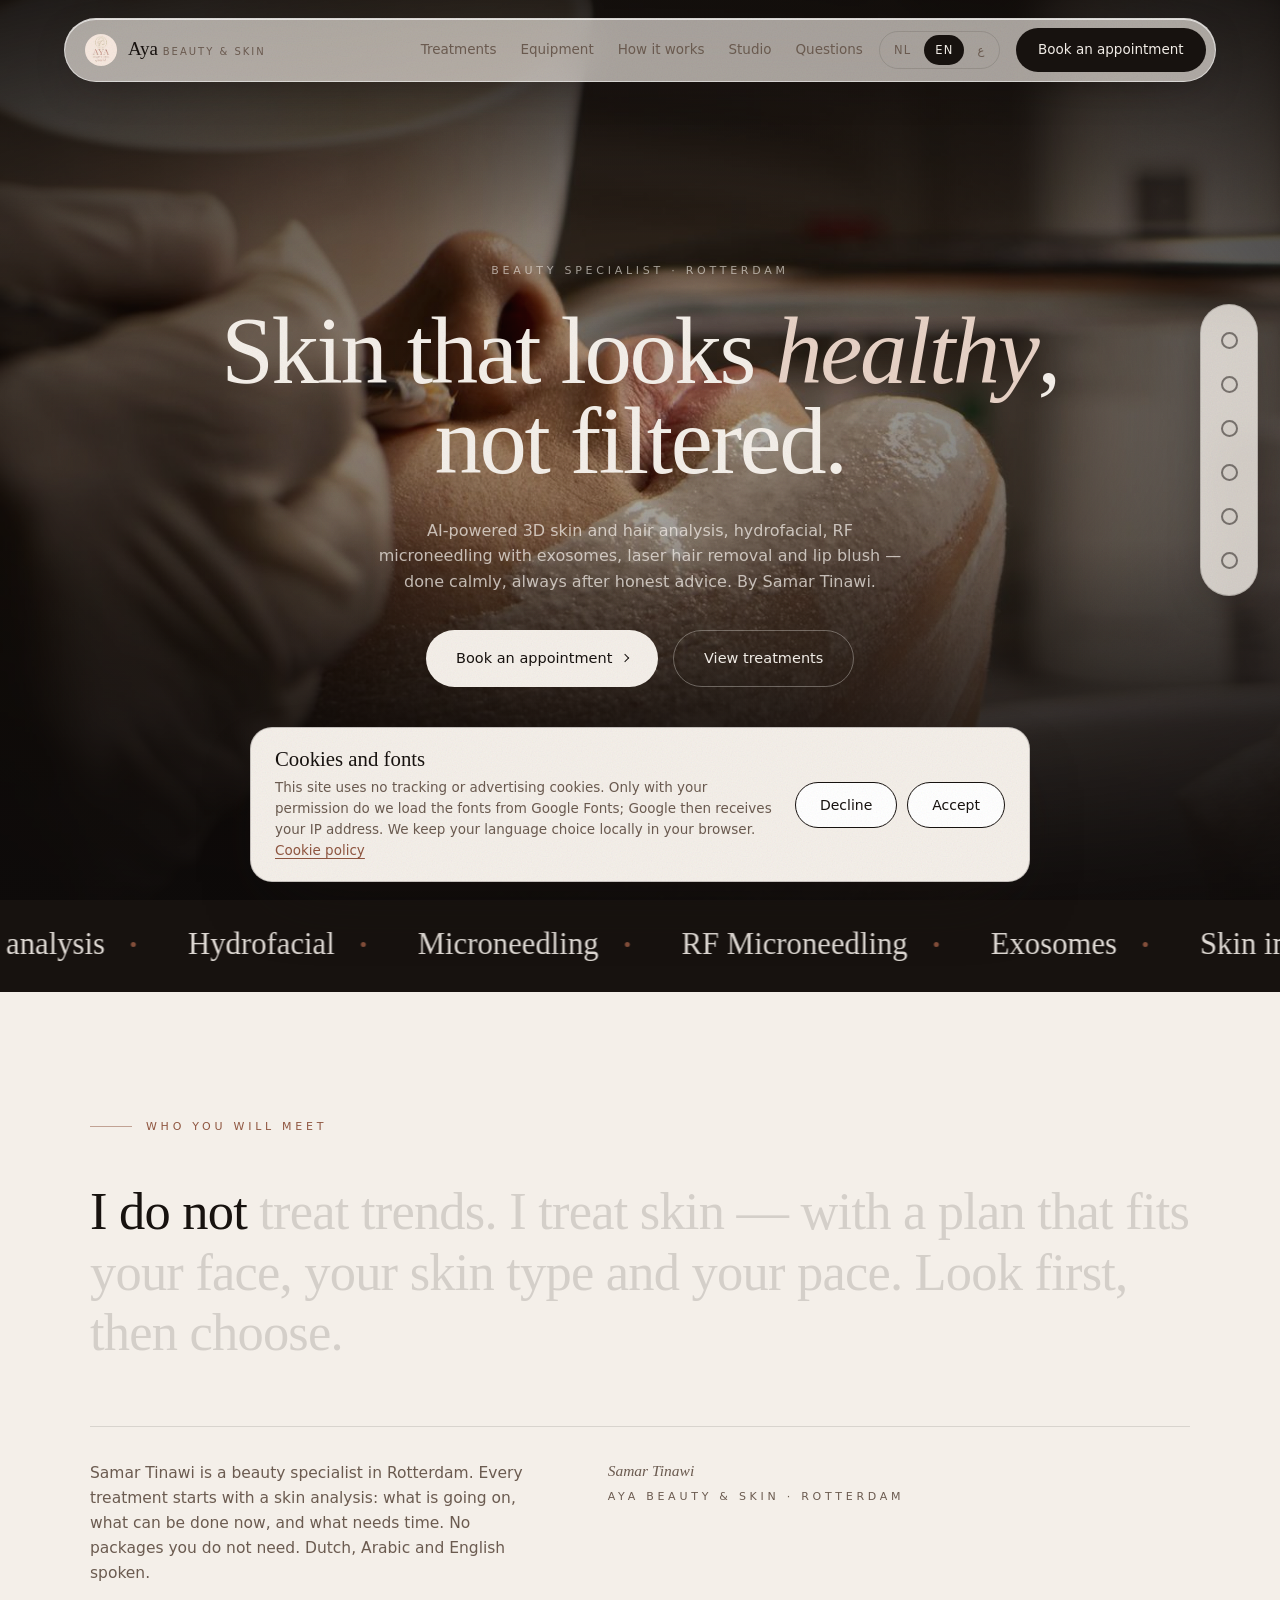
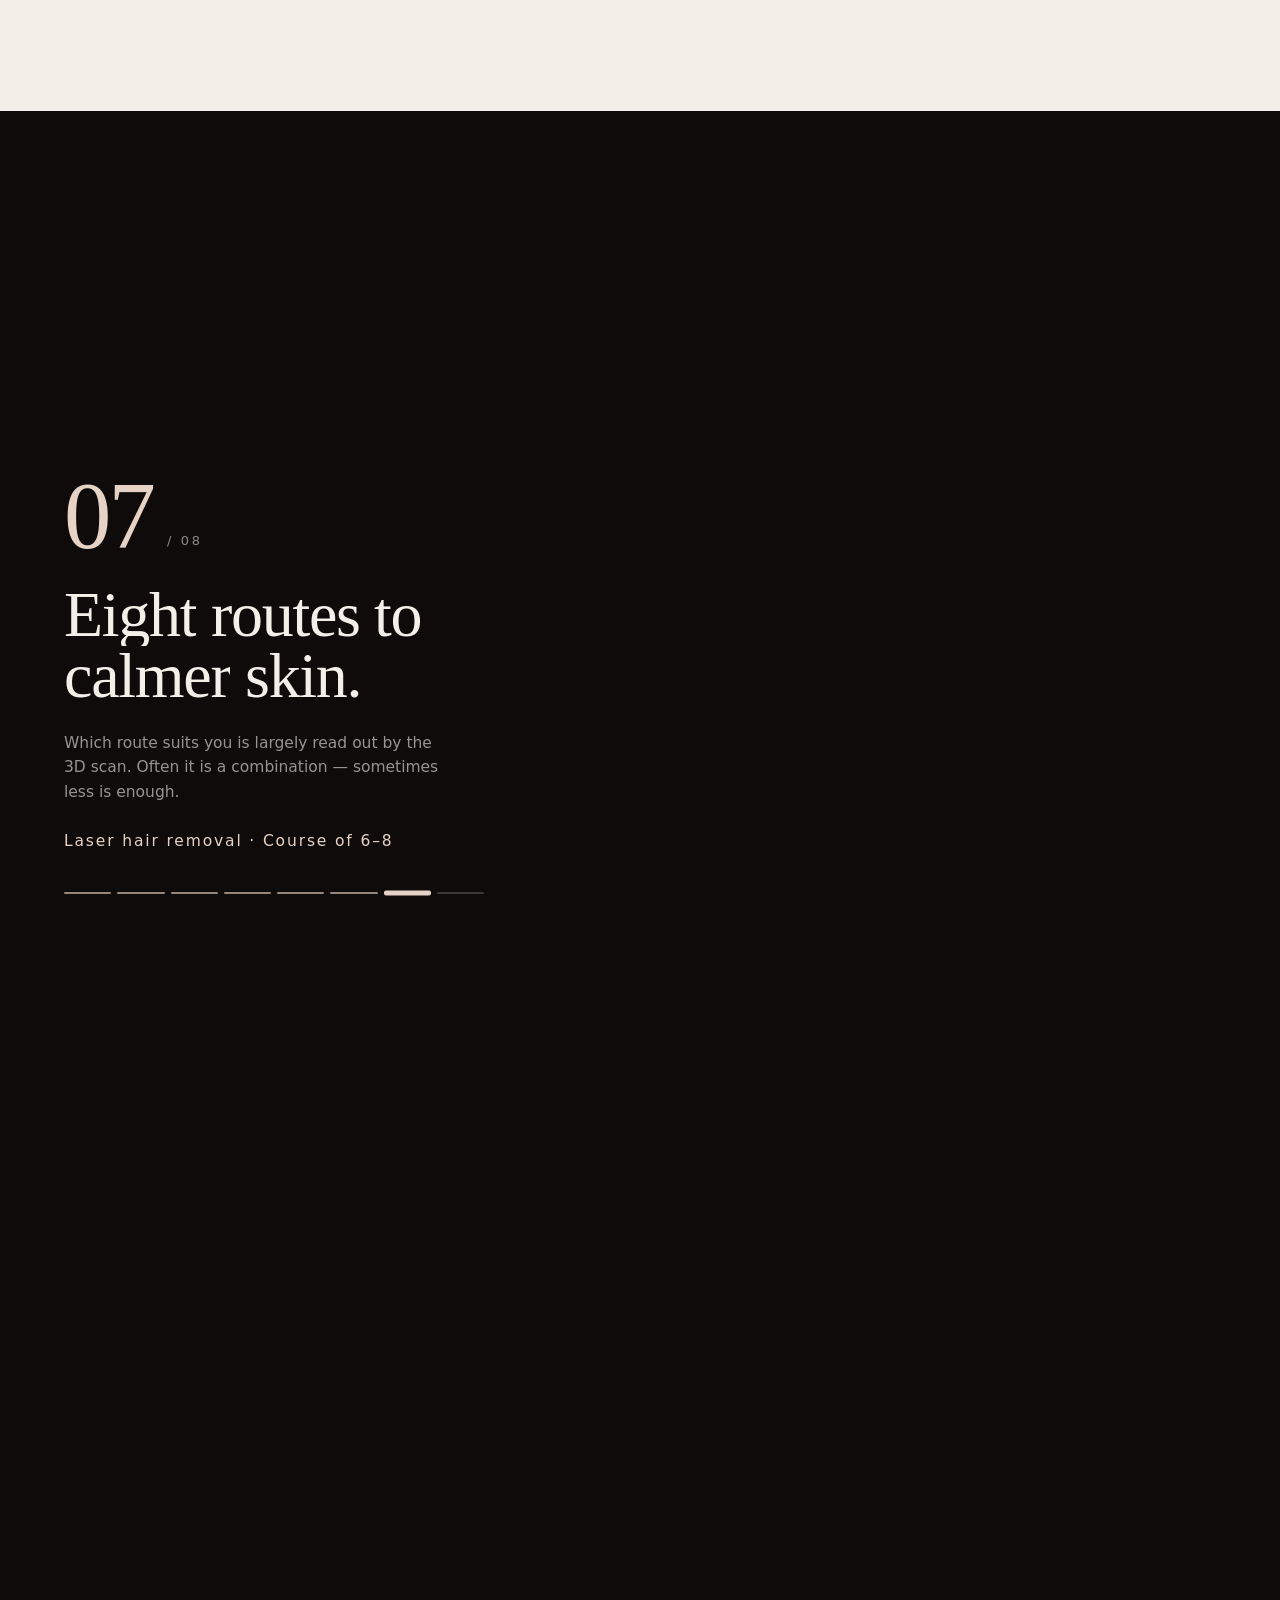
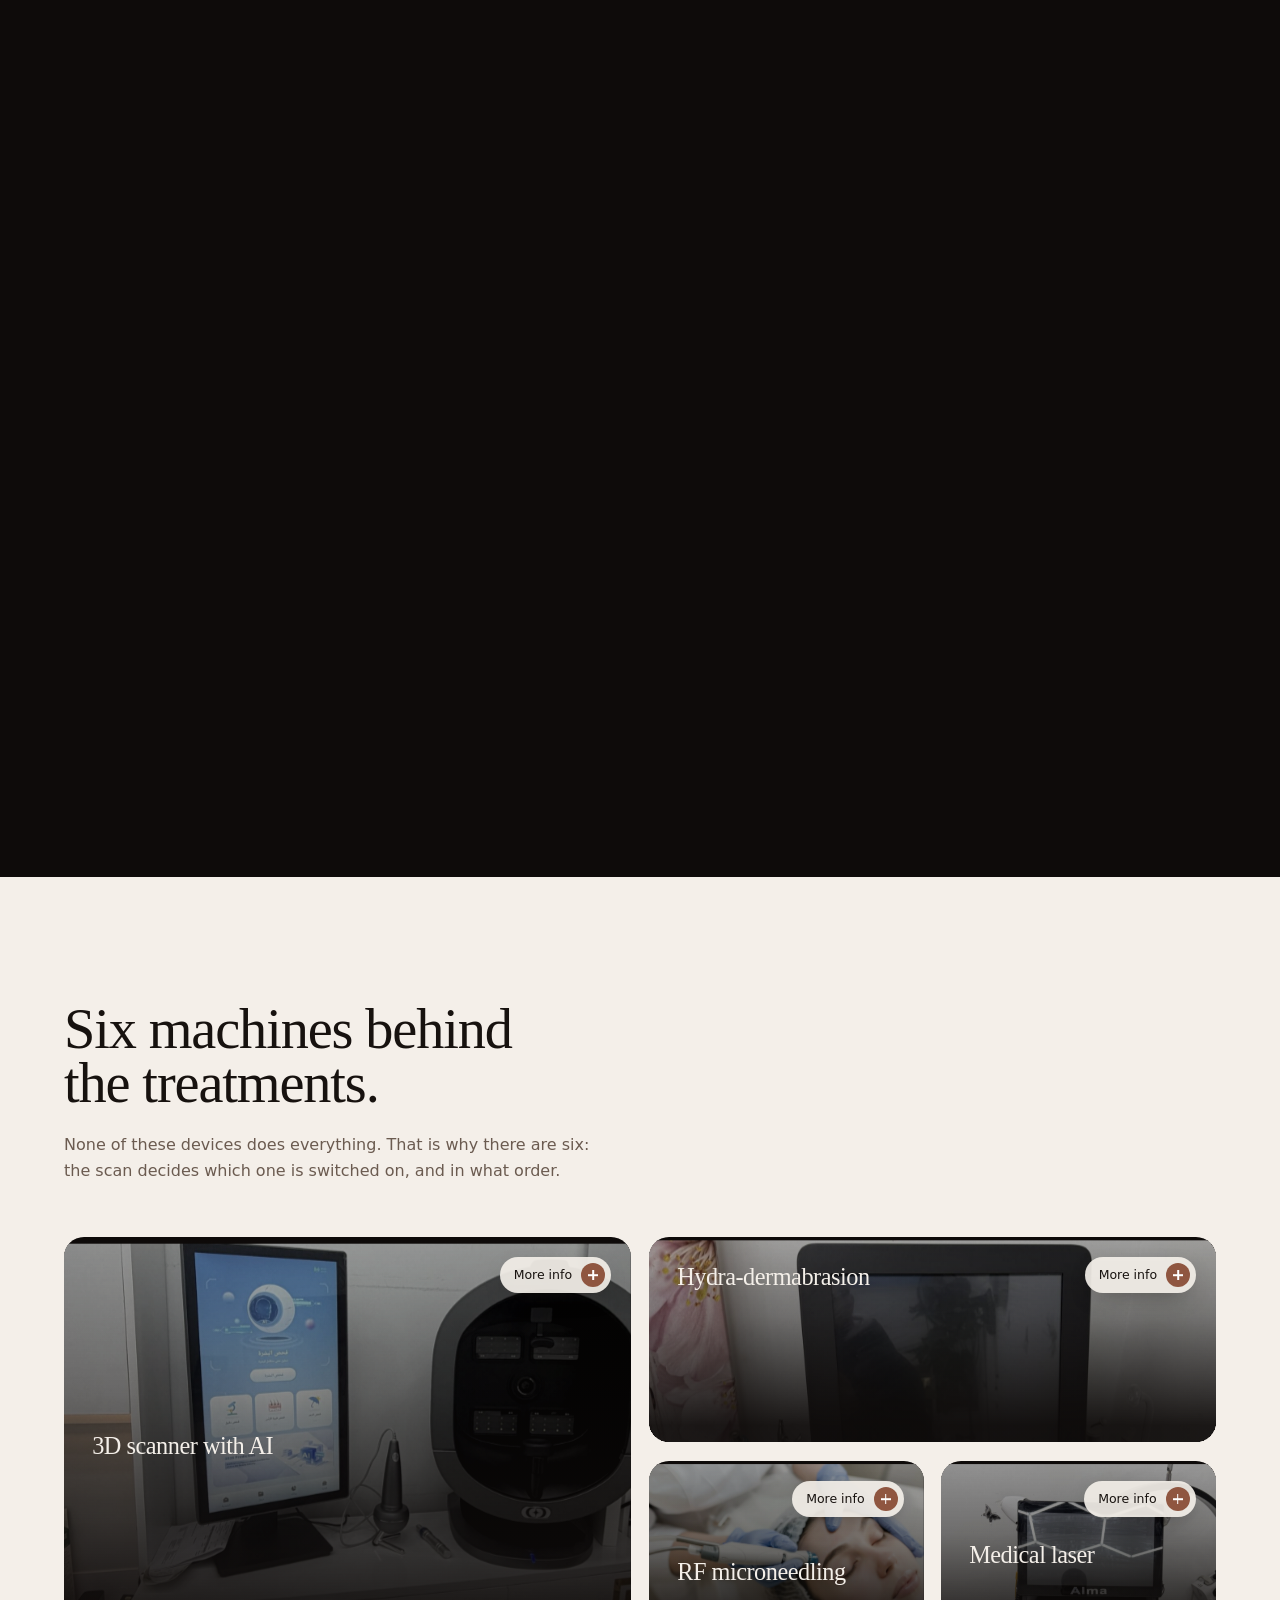
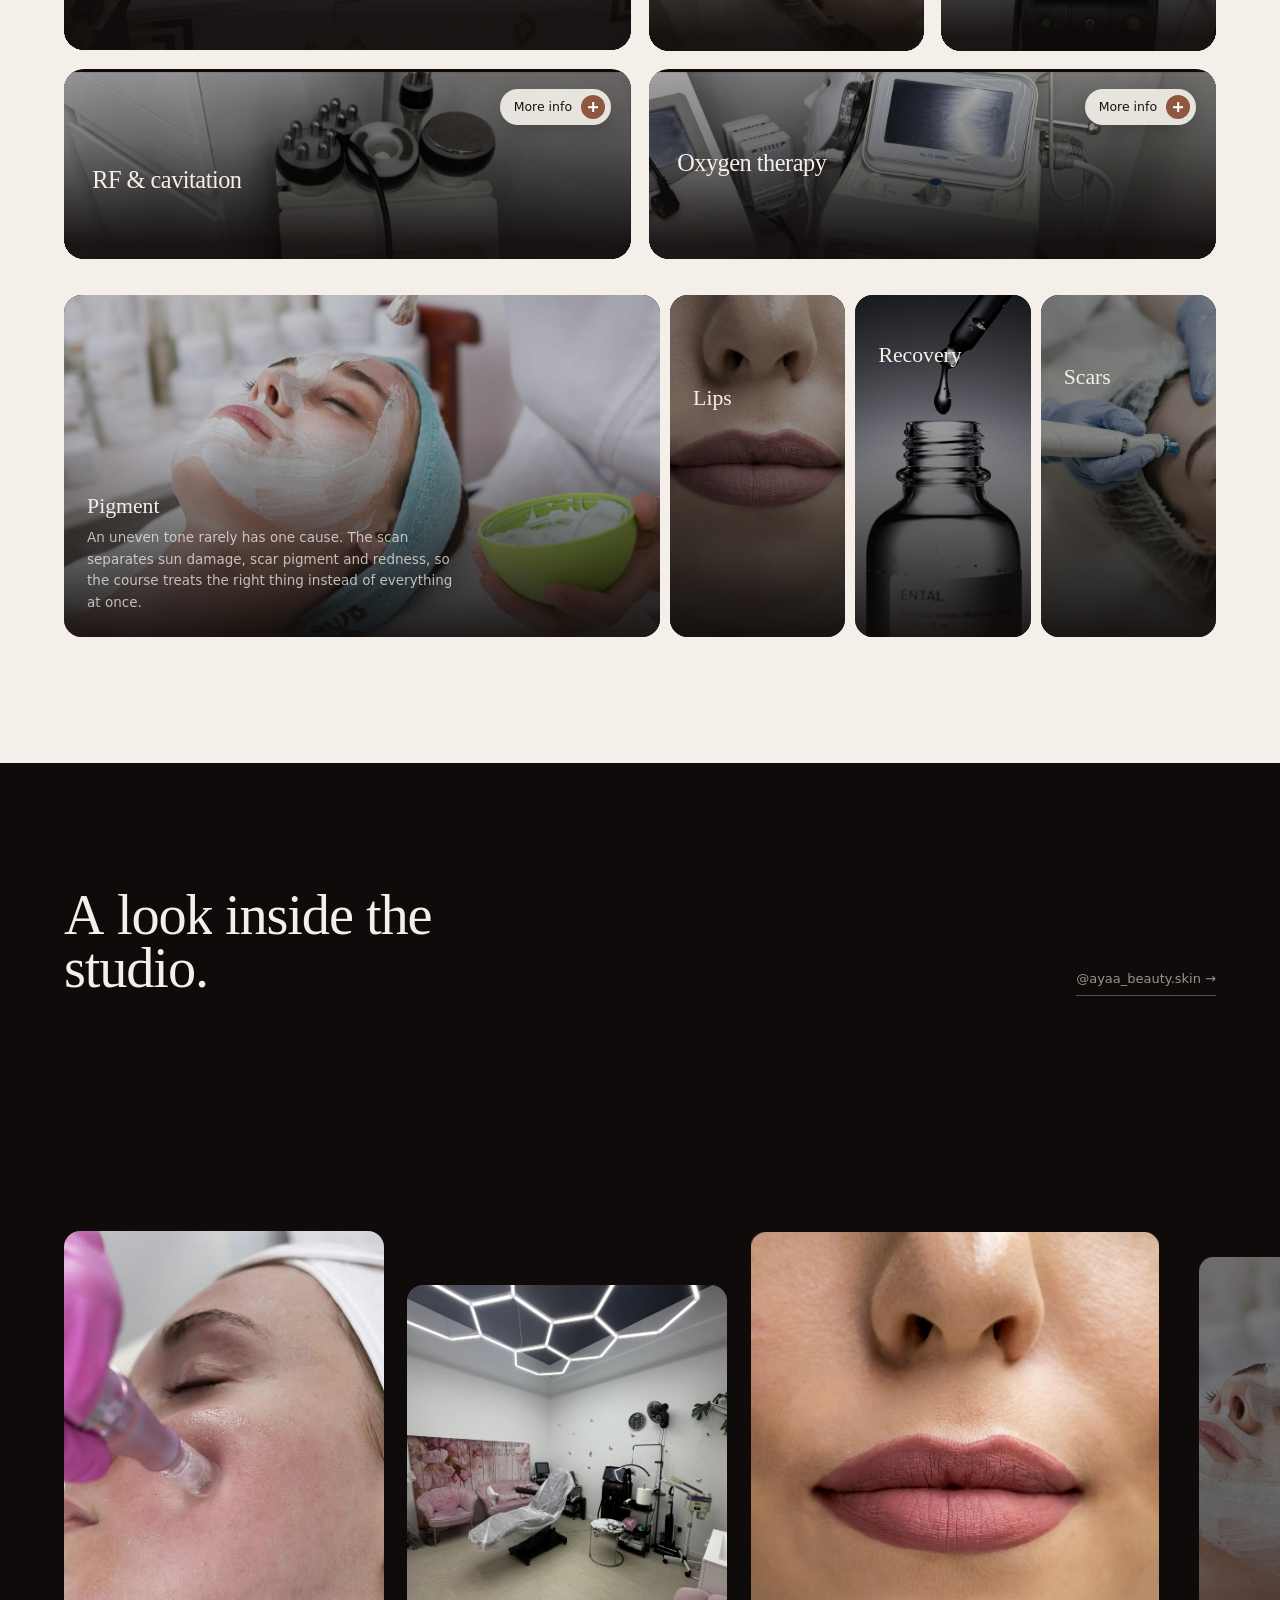
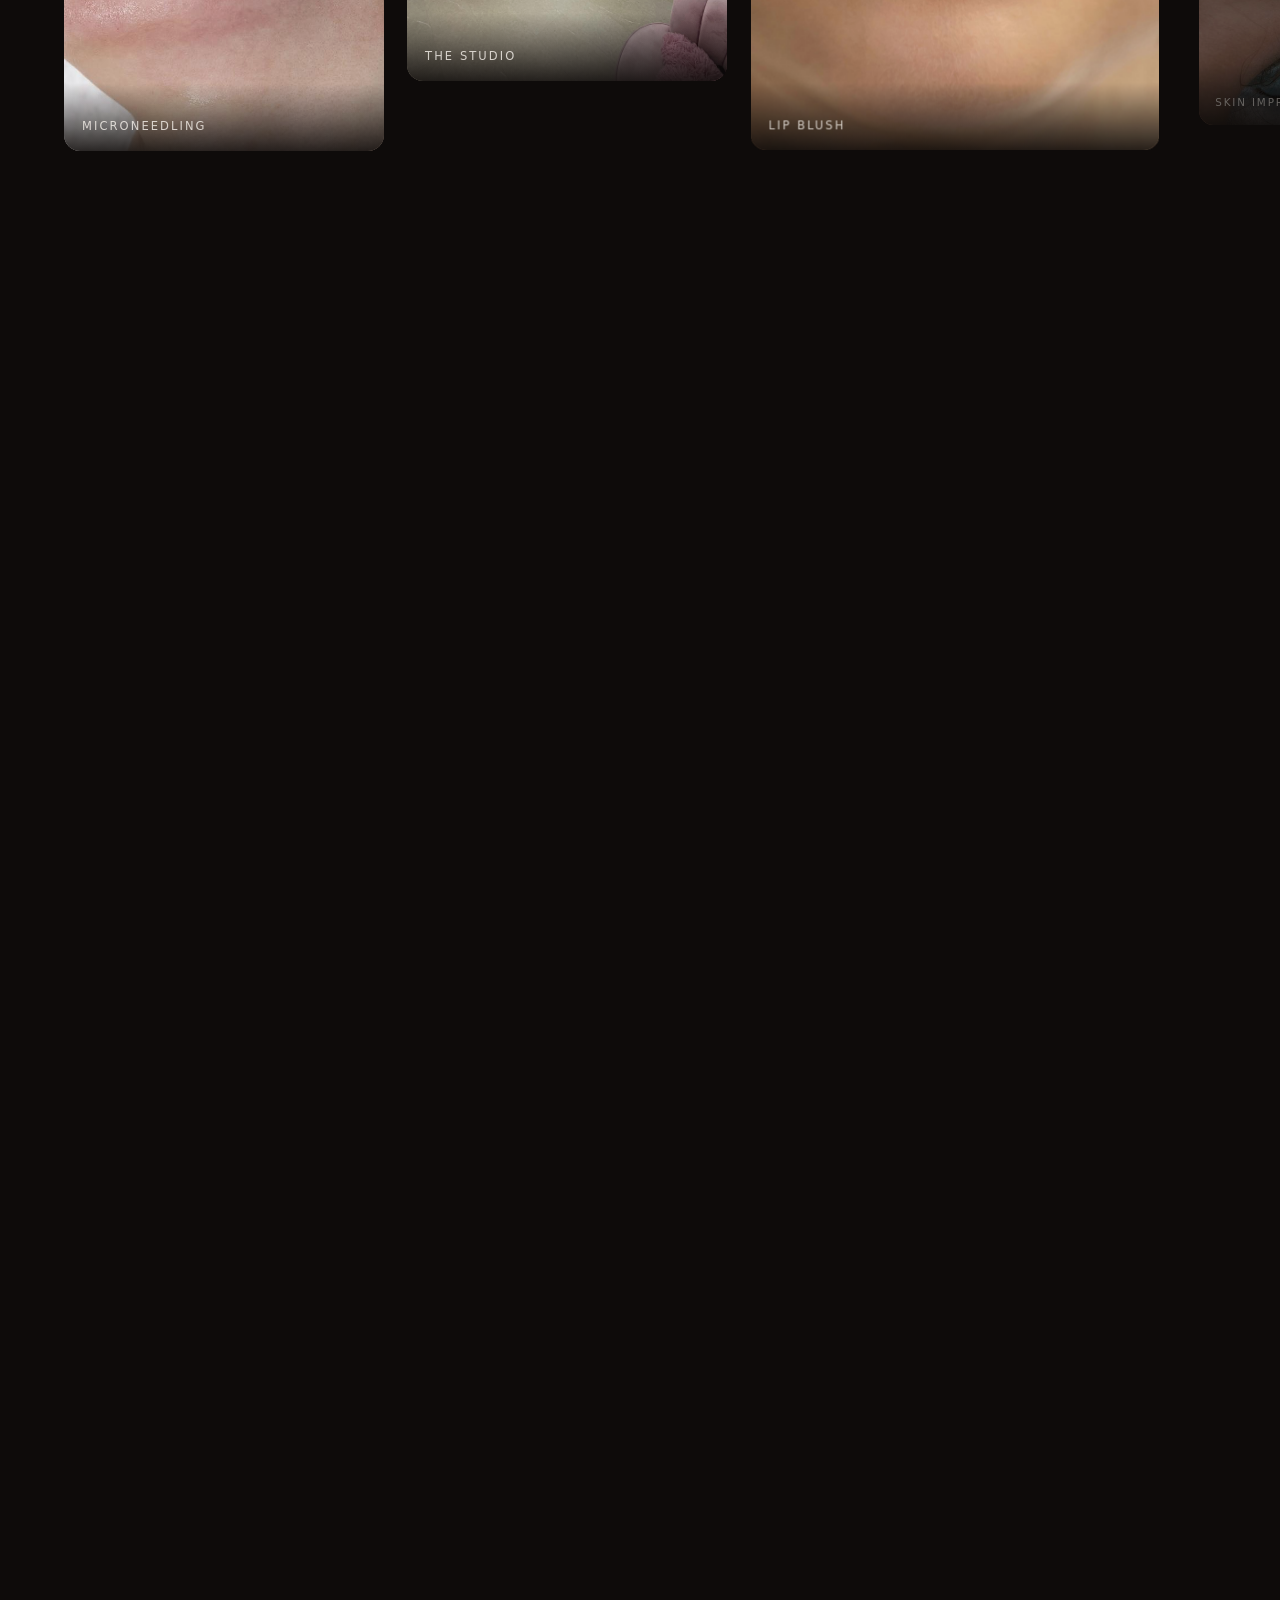
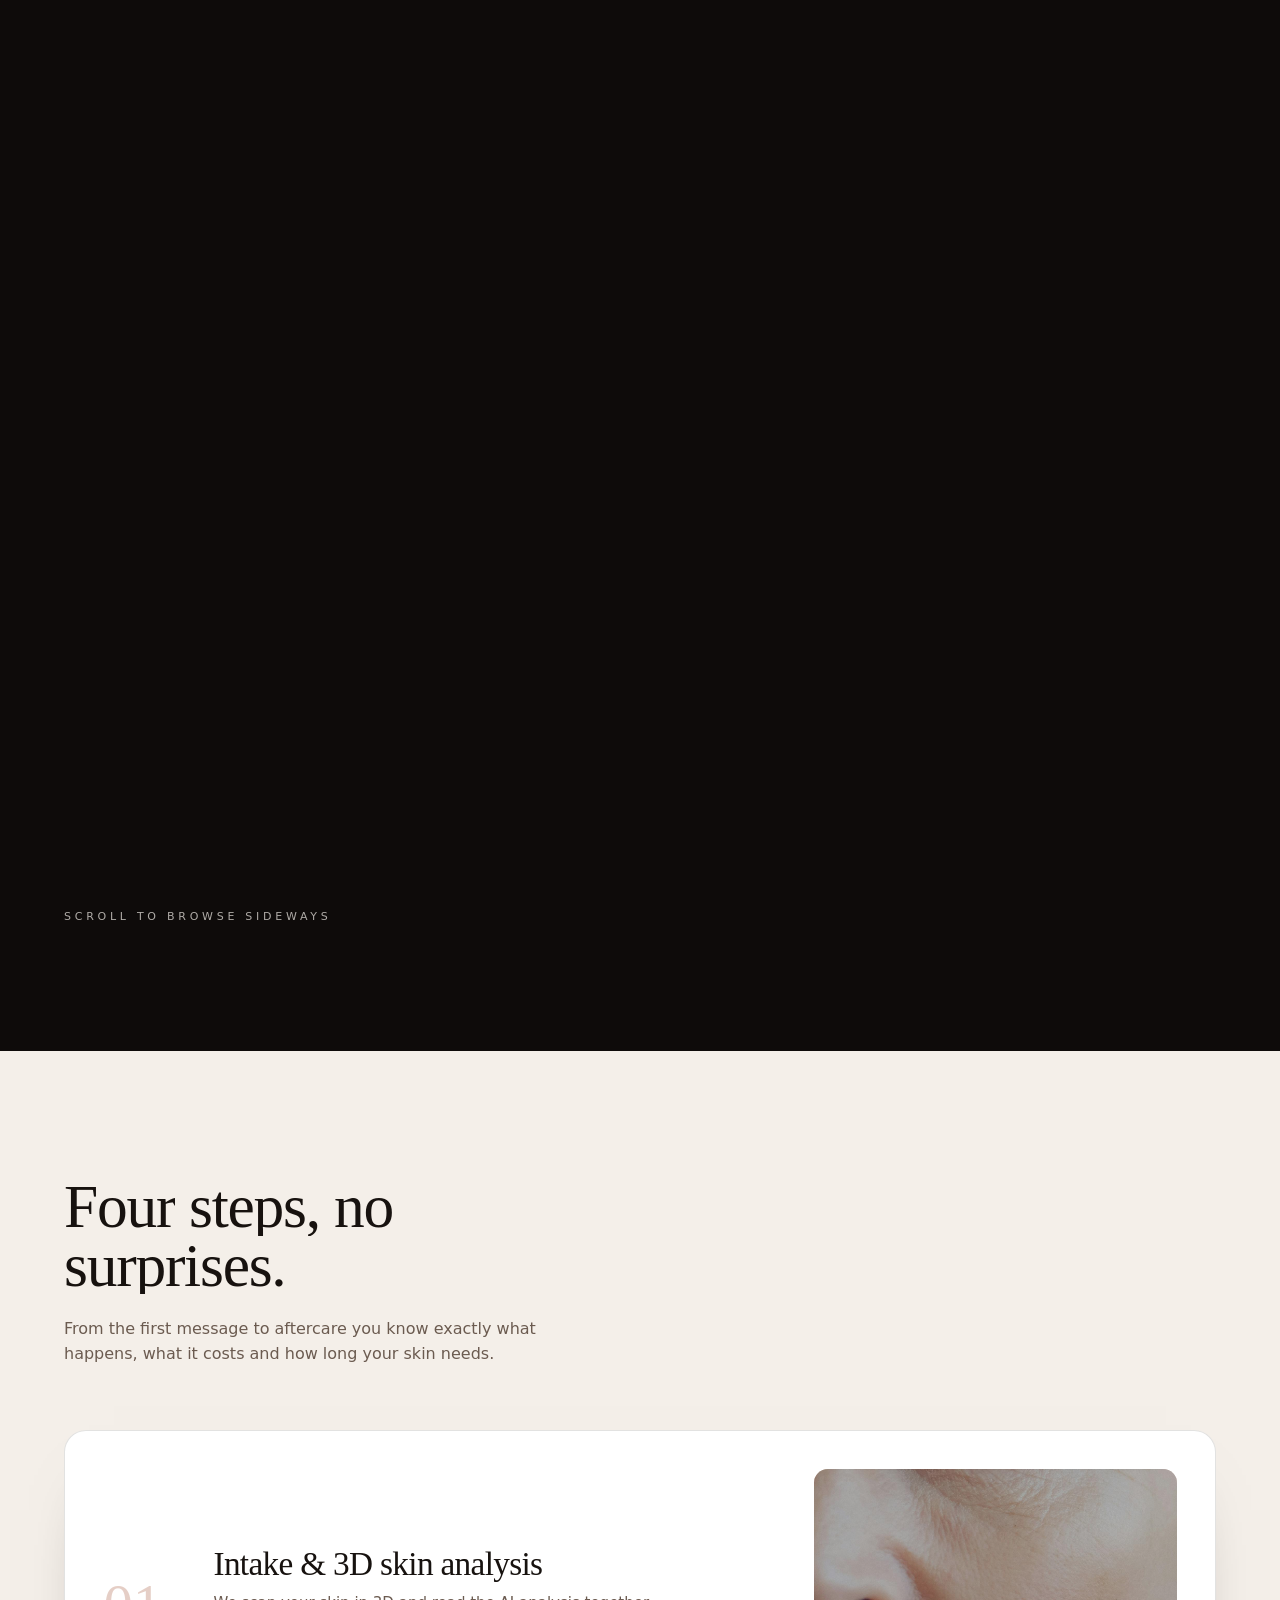
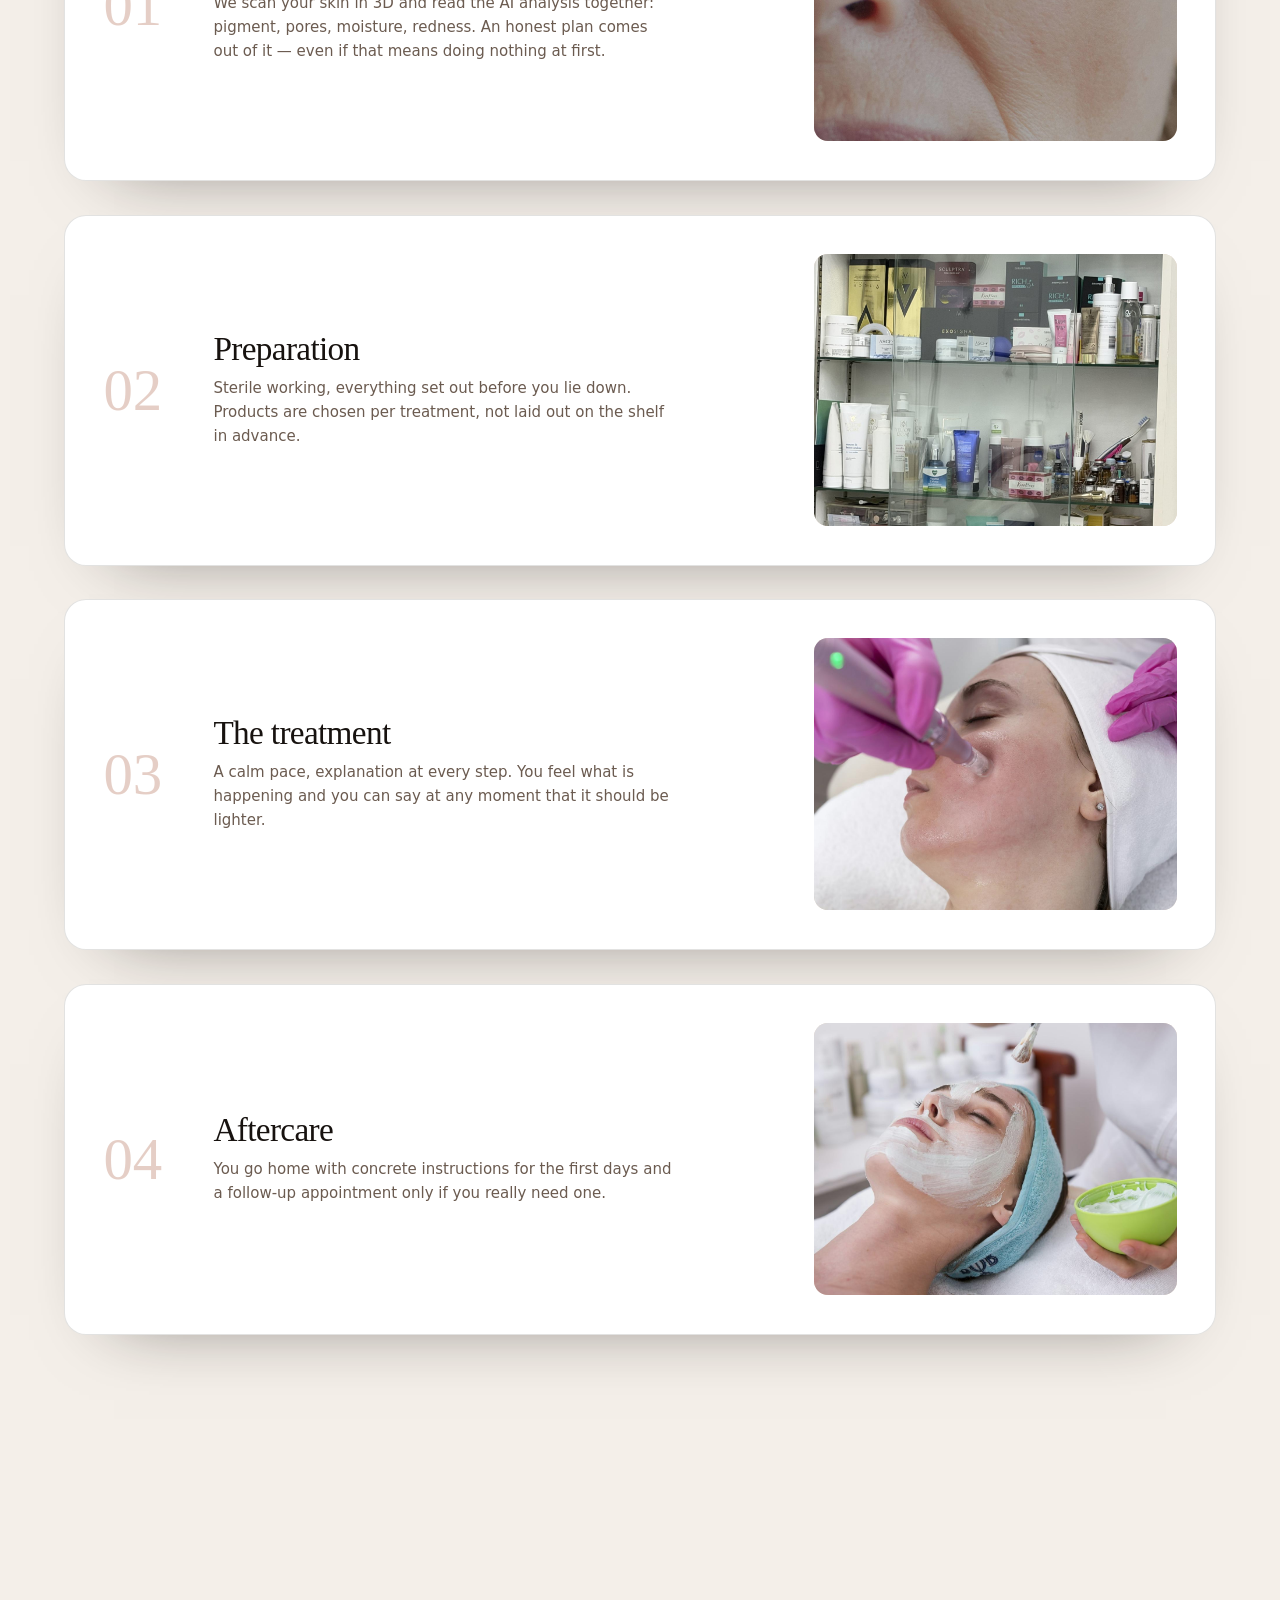
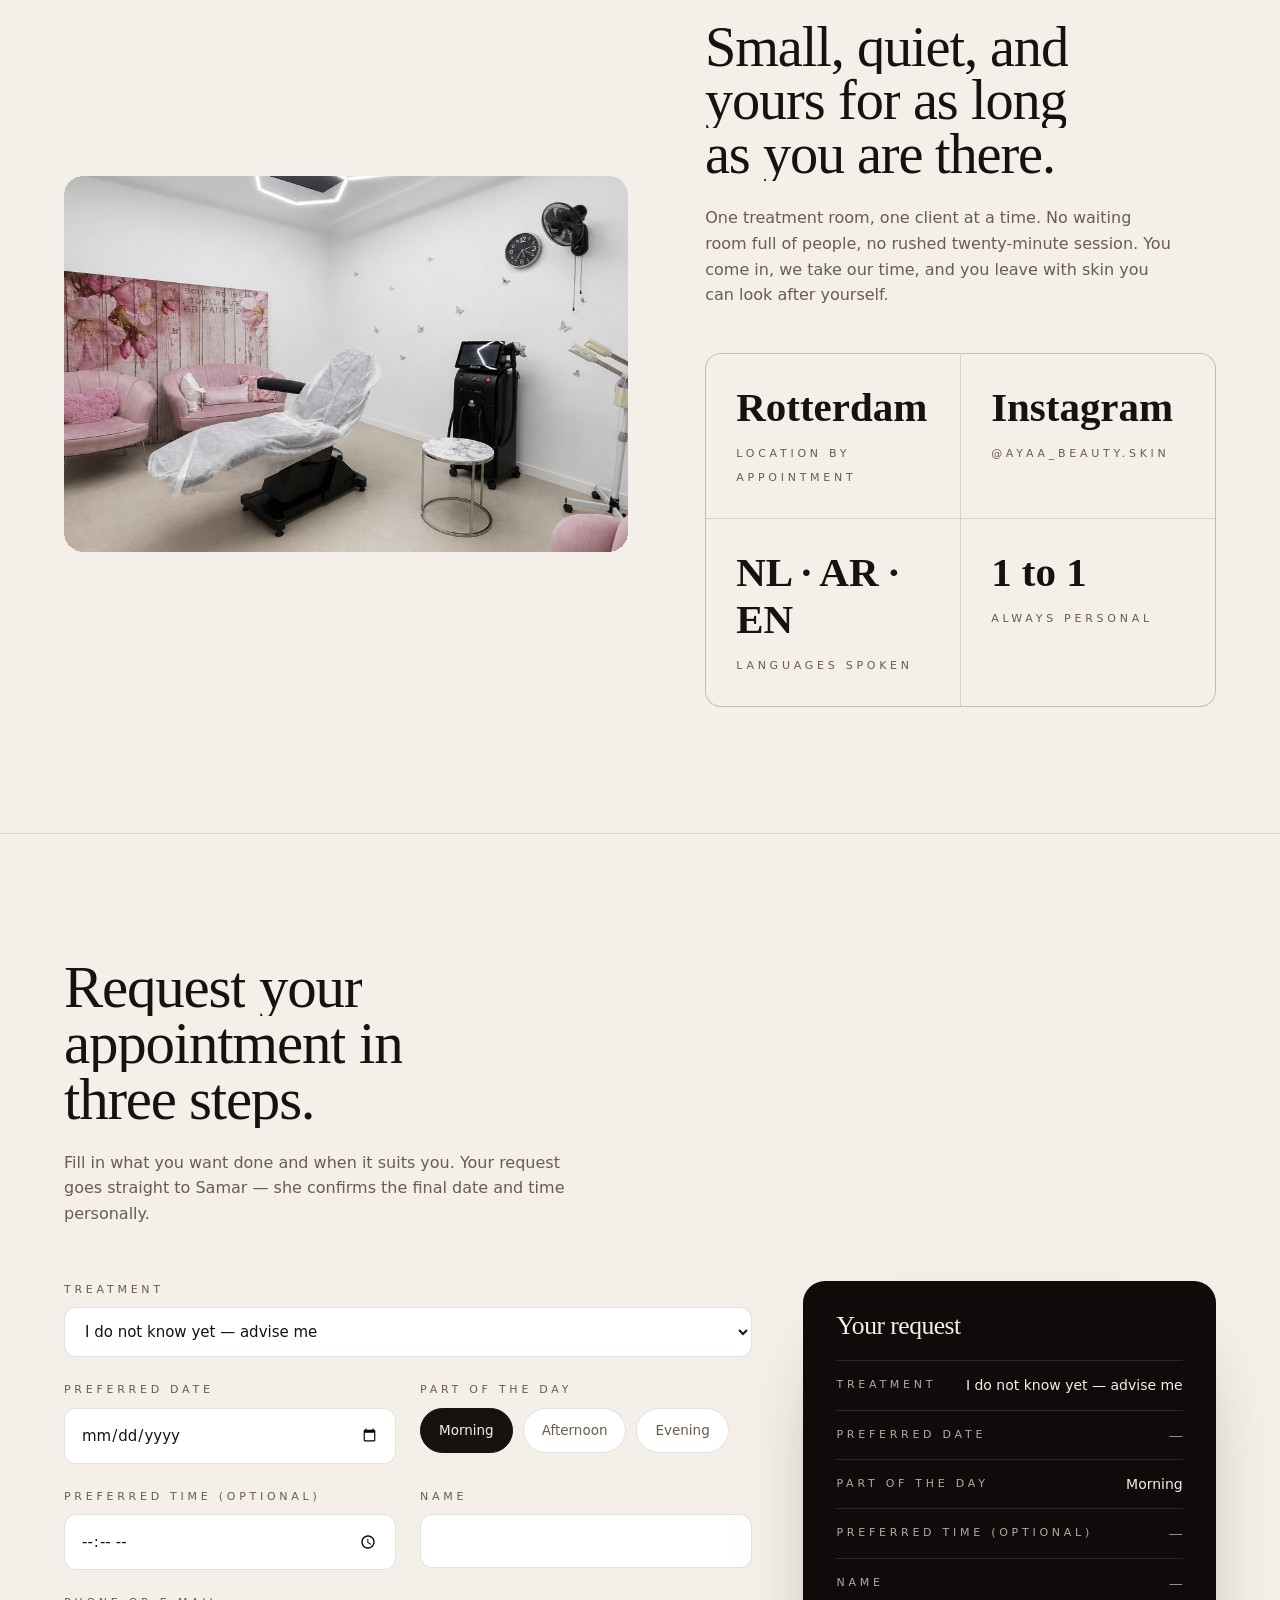
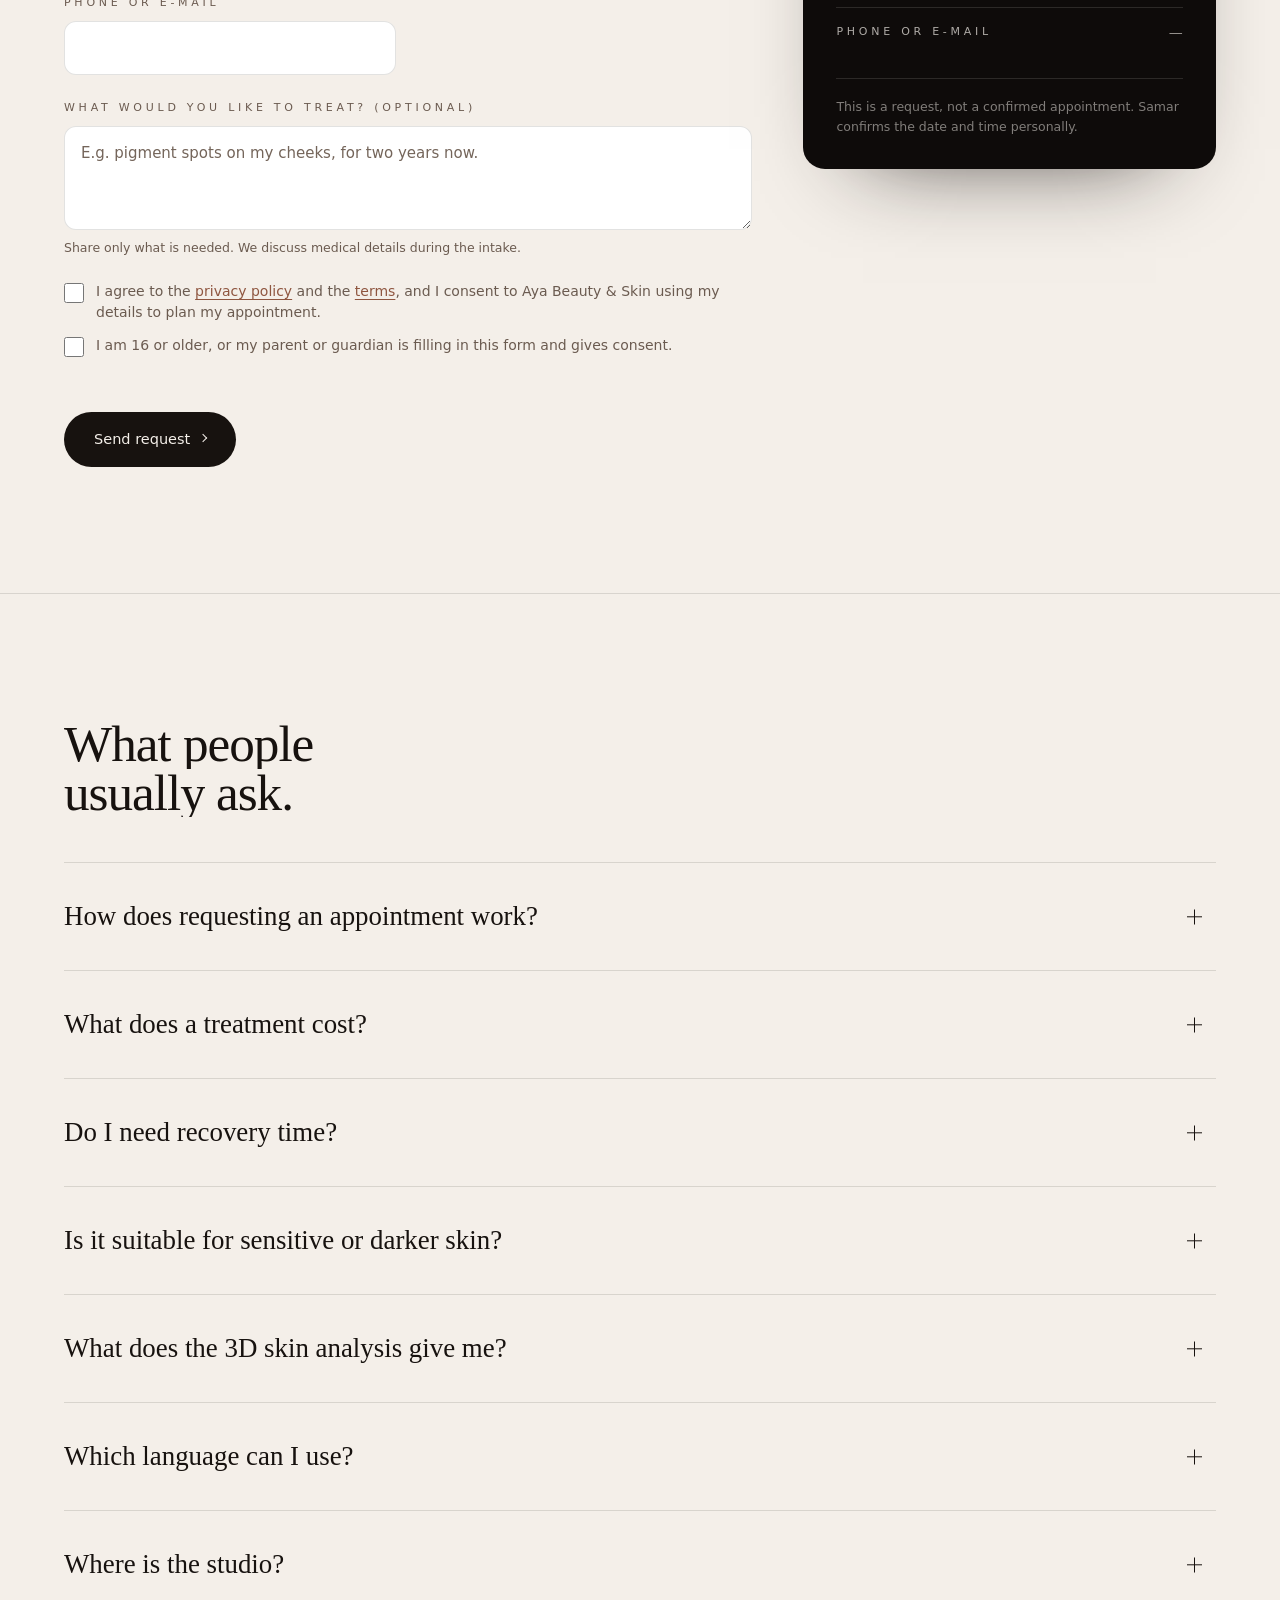
<file: artifact-live/index.html>
<!doctype html><html><head><meta charset=utf8><meta name=viewport content="width=device-width,initial-scale=1,viewport-fit=cover"><style>:root{color-scheme:light;box-sizing:border-box;padding-top:env(safe-area-inset-top,0px);padding-bottom:env(safe-area-inset-bottom,0px)}html{scroll-padding-top:env(safe-area-inset-top,0px)}body{margin:0;padding:0;font:14px -apple-system,BlinkMacSystemFont,sans-serif;background:#faf9f5;color:#141413}img{max-width:100%}[hidden]:not([hidden=until-found i]){display:none!important}</style></head><body>
<title>Aya Beauty &amp; Skin</title>
<meta name="description" id="metaDesc" content="Aya Beauty &amp; Skin in Rotterdam. Hydrofacial, microneedling met exosomen, huidverbetering en lip blush door schoonheidsspecialist Samar Tinawi.">
<style>
:root{
  --bone:#F4EFE9; --ink:#17120F; --clay:#B4735A; --clay-soft:#E7D2C6;
  --sand:#E3D3C6; --night:#0E0B0A; --muted:#6B5B50; --clay-deep:#8F5640; --line:rgba(23,18,15,.12);
  --display:'Instrument Serif',Georgia,serif;
  --ui:'Outfit',system-ui,-apple-system,sans-serif;
  --track:.34em;
  --gutter:clamp(20px,5vw,140px);
  --maxw:2400px;
  --grain:url("data:image/svg+xml,%3Csvg xmlns='http://www.w3.org/2000/svg' width='200' height='200'%3E%3Cfilter id='n'%3E%3CfeTurbulence type='fractalNoise' baseFrequency='.8' numOctaves='4'/%3E%3C/filter%3E%3Crect width='100%25' height='100%25' filter='url(%23n)' opacity='.4'/%3E%3C/svg%3E");
}

/* ── Arabic type system: no tracking, no uppercase, more leading ── */
html[lang="ar"]{
  --display:'Amiri','Instrument Serif',Georgia,serif;
  --ui:'IBM Plex Sans Arabic','Outfit',system-ui,sans-serif;
  --track:0;
}
html[lang="ar"] h1,html[lang="ar"] h2,html[lang="ar"] h3,html[lang="ar"] .display{line-height:1.3;letter-spacing:0}
html[lang="ar"] .scrub-text{line-height:1.5}
html[lang="ar"] .it,html[lang="ar"] em,html[lang="ar"] .sig{font-style:normal}
html[lang="ar"] .kicker,html[lang="ar"] .intro-label,html[lang="ar"] .chip,
html[lang="ar"] .brand-sub,html[lang="ar"] .foot-col strong,html[lang="ar"] .fact span,
html[lang="ar"] .frame figcaption,html[lang="ar"] .svc-count,html[lang="ar"] .gal-scroll-note,
html[lang="ar"] .scroll-hint,html[lang="ar"] .foot-base,html[lang="ar"] .nav-link,
html[lang="ar"] .btn,html[lang="ar"] .nav-cta,html[lang="ar"] .field label,
html[lang="ar"] .bk-note,html[lang="ar"] .sum-row span{letter-spacing:0;text-transform:none}
html[lang="ar"] .kicker,html[lang="ar"] .intro-label,html[lang="ar"] .chip,
html[lang="ar"] .brand-sub,html[lang="ar"] .foot-col strong,html[lang="ar"] .fact span,
html[lang="ar"] .svc-count,html[lang="ar"] .gal-scroll-note,html[lang="ar"] .field label,
html[lang="ar"] .sum-row span{font-size:12.5px}

*{box-sizing:border-box;margin:0;padding:0}
html{-webkit-text-size-adjust:100%;scroll-behavior:smooth;color-scheme:light}
body{
  background:var(--bone);color:var(--ink);
  font-family:var(--ui);font-weight:300;font-size:clamp(15px,1.05vw,17px);
  line-height:1.6;-webkit-font-smoothing:antialiased;
  overflow-x:clip;width:100%;max-width:100%;
}
main{overflow-x:clip;width:100%;max-width:100%}
img{display:block;max-width:100%}
a{color:inherit;text-decoration:none}
button,input,select,textarea{font:inherit;color:inherit}
::selection{background:var(--clay-deep);color:#fff}

h1,h2,h3,.display{font-family:var(--display);font-weight:400;line-height:.95;letter-spacing:-.02em}
.it{font-style:italic;color:var(--clay)}
.shell{max-width:var(--maxw);margin:0 auto;padding-inline:var(--gutter);width:100%}
.sec{padding-block:clamp(90px,14vh,190px)}
.ltr{direction:ltr;display:inline-block;unicode-bidi:isolate}

body::after{content:'';position:fixed;inset:0;pointer-events:none;z-index:200;
  background-image:var(--grain);opacity:.22;mix-blend-mode:multiply}

/* ─────────────── NAV ─────────────── */
.nav{
  position:fixed;top:calc(env(safe-area-inset-top,0px) + clamp(12px,2vh,22px));inset-inline-start:50%;translate:-50% 0;z-index:120;
  width:min(1560px,calc(100% - 2*var(--gutter)));
  display:flex;align-items:center;gap:16px;
  padding:9px 9px 9px 20px;border-radius:999px;
  background:rgba(244,239,233,.66);backdrop-filter:blur(18px) saturate(1.4);
  -webkit-backdrop-filter:blur(18px) saturate(1.4);
  border:1px solid rgba(255,255,255,.55);
  box-shadow:0 1px 0 rgba(255,255,255,.7) inset,0 12px 40px -18px rgba(23,18,15,.5);
  transition:background .5s ease,color .5s ease,border-color .5s ease;
}
[dir="rtl"] .nav{translate:50% 0;padding:9px 20px 9px 9px}
.nav.on-dark{background:rgba(14,11,10,.5);border-color:rgba(255,255,255,.14);color:var(--bone)}
.nav.on-dark .nav-link{color:rgba(244,239,233,.7)}
.nav.on-dark .nav-link:hover{color:var(--bone)}
.nav.on-dark .brand-sub{color:rgba(244,239,233,.5)}
.nav.on-dark .lang{border-color:rgba(244,239,233,.24)}
.nav.on-dark .lang button{color:rgba(244,239,233,.55)}
.nav.on-dark .lang button[aria-pressed="true"]{background:rgba(244,239,233,.14);color:var(--bone)}
.brand{display:flex;align-items:center;gap:11px;margin-inline-end:auto;min-width:0}
.brand{border:0;background:none;cursor:pointer;font:inherit;color:inherit;padding:0;text-align:start}
.brand img{width:32px;height:32px;border-radius:50%;object-fit:cover;flex:none}
.brand-name{font-family:var(--display);font-size:19px;line-height:1}
.brand-sub{font-size:10px;letter-spacing:.2em;text-transform:uppercase;color:var(--muted);line-height:1;margin-top:3px}
.nav-links{display:flex;gap:24px}
.nav-link{font-size:13.5px;color:var(--muted);position:relative;padding-block:4px;transition:color .3s;white-space:nowrap}
.nav-link::after{content:'';position:absolute;inset-inline-start:0;bottom:0;height:1px;width:0;background:currentColor;transition:width .45s cubic-bezier(.2,.8,.2,1)}
.nav-link:hover{color:var(--ink)}
.nav-link:hover::after{width:100%}
.lang{display:flex;align-items:center;gap:2px;padding:3px;border:1px solid var(--line);border-radius:999px;flex:none}
.lang button{border:0;background:none;cursor:pointer;border-radius:999px;padding:6px 11px;
  font-size:11.5px;letter-spacing:.1em;color:var(--muted);transition:background .35s,color .35s}
.lang button[aria-pressed="true"]{background:var(--ink);color:var(--bone)}
.nav-cta{font-size:13.5px;padding:11px 22px;border-radius:999px;background:var(--ink);color:var(--bone);
  white-space:nowrap;transition:background .4s,scale .4s cubic-bezier(.2,.8,.2,1)}
.nav-cta:hover{background:var(--clay-deep);scale:1.03}
@media(max-width:1000px){.nav-links{display:none}.nav{padding-inline-start:14px}}
@media(max-width:460px){.brand-sub{display:none}}

/* ─────────────── QUICK-JUMP SIDE NAV ─────────────── */
.quicknav{position:fixed;inset-inline-end:22px;top:50%;translate:0 -50%;z-index:110;
  display:flex;flex-direction:column;gap:10px;padding:18px 11px;border-radius:999px;
  background:rgba(244,239,233,.82);backdrop-filter:blur(14px) saturate(1.3);-webkit-backdrop-filter:blur(14px) saturate(1.3);
  border:1px solid rgba(23,18,15,.16);box-shadow:0 14px 40px -16px rgba(23,18,15,.55);
  transition:background .5s,border-color .5s}
.quicknav a{position:relative;display:grid;place-items:center;width:34px;height:34px;flex:none}
.quicknav a i{display:block;width:17px;height:17px;border-radius:50%;border:2.5px solid rgba(23,18,15,.5);
  background:transparent;transition:background .35s,border-color .35s,scale .35s cubic-bezier(.2,.8,.2,1)}
.quicknav a{--sx:18px}
[dir="rtl"] .quicknav a{--sx:-18px}
.quicknav a i{transition:background .35s,border-color .35s,scale .45s cubic-bezier(.34,1.8,.5,1),box-shadow .35s}
.quicknav a:hover i,.quicknav a:focus-visible i{border-color:var(--clay);background:var(--clay-deep);scale:1.55;box-shadow:0 0 0 6px rgba(180,115,90,.22)}
/* dock-style magnify: neighbours swell a little as the pointer passes */
.quicknav a:hover + a i,.quicknav a:has(+ a:hover) i{scale:1.28}
.quicknav a.is-active i{background:var(--clay-deep);border-color:var(--clay);scale:1.2;animation:qn-ping 2.2s ease-out infinite}
@keyframes qn-ping{0%{box-shadow:0 0 0 0 rgba(180,115,90,.55)}70%,100%{box-shadow:0 0 0 11px rgba(180,115,90,0)}}
.quicknav a::after{content:attr(aria-label);position:absolute;inset-inline-end:48px;top:50%;
  translate:var(--sx) -50%;scale:.82;transform-origin:right center;
  white-space:nowrap;font-size:15px;font-weight:400;letter-spacing:.04em;color:var(--bone);background:var(--ink);
  padding:9px 18px;border-radius:999px;box-shadow:0 10px 30px -14px rgba(23,18,15,.6);
  opacity:0;pointer-events:none;
  transition:opacity .25s,translate .55s cubic-bezier(.34,1.56,.64,1),scale .55s cubic-bezier(.34,1.56,.64,1),background .3s}
[dir="rtl"] .quicknav a::after{inset-inline-end:auto;inset-inline-start:48px;transform-origin:left center}
/* hover the rail: every label springs out in a quick stagger; the current one is always visible */
.quicknav:hover a::after,.quicknav a:focus-visible::after,.quicknav.qn-intro a::after,.quicknav a.qn-flash::after{opacity:1;translate:0 -50%;scale:1}
/* on arrival every label shows for a moment (see script), then folds away; afterwards they only open on hover / focus */
.quicknav.qn-intro a:nth-child(2)::after{transition-delay:.07s}
.quicknav.qn-intro a:nth-child(3)::after{transition-delay:.14s}
.quicknav.qn-intro a:nth-child(4)::after{transition-delay:.21s}
.quicknav.qn-intro a:nth-child(5)::after{transition-delay:.28s}
.quicknav.qn-intro a:nth-child(6)::after{transition-delay:.35s}
.quicknav:hover a:nth-child(2)::after{transition-delay:.04s}
.quicknav:hover a:nth-child(3)::after{transition-delay:.08s}
.quicknav:hover a:nth-child(4)::after{transition-delay:.12s}
.quicknav:hover a:nth-child(5)::after{transition-delay:.16s}
.quicknav:hover a:nth-child(6)::after{transition-delay:.2s}
.quicknav a:hover::after{background:var(--clay-deep);color:#fff;scale:1.08;transition-delay:0s}
.quicknav a.is-active:not(:hover)::after{background:var(--clay-deep);color:#fff}
.quicknav:hover{box-shadow:0 18px 50px -14px rgba(23,18,15,.6)}
.quicknav a:focus-visible{outline:2px solid var(--clay);outline-offset:2px;border-radius:50%}
.nav.on-dark ~ .quicknav{background:rgba(14,11,10,.7);border-color:rgba(244,239,233,.22)}
.nav.on-dark ~ .quicknav a i{border-color:rgba(244,239,233,.6)}
.nav.on-dark ~ .quicknav a.is-active i{background:var(--clay-soft);border-color:var(--clay-soft)}
.nav.on-dark ~ .quicknav a::after{background:var(--bone);color:var(--ink)}
.nav.on-dark ~ .quicknav a.is-active:not(:hover)::after{background:var(--clay-soft);color:var(--ink)}
@media(max-width:1100px){.quicknav{display:none}}
@media(prefers-reduced-motion:reduce){.quicknav a i,.quicknav a::after{transition:none}.quicknav a.is-active i{animation:none}}

/* ─────────────── BRAND MENU ─────────────── */
.site-menu{position:fixed;inset:0;z-index:150;display:flex;justify-content:flex-end}
.site-menu[hidden]{display:none}
.site-menu::before{content:'';position:absolute;inset:0;background:rgba(14,11,10,.5);
  backdrop-filter:blur(6px);-webkit-backdrop-filter:blur(6px)}
.site-menu-panel{position:relative;z-index:1;width:min(420px,88vw);height:100%;background:var(--bone);
  padding:clamp(90px,14vh,120px) clamp(28px,4vw,44px) 40px;overflow-y:auto;
  box-shadow:-30px 0 70px -40px rgba(23,18,15,.7);
  translate:100% 0;transition:translate .5s cubic-bezier(.2,.8,.2,1)}
[dir="rtl"] .site-menu{justify-content:flex-start}
[dir="rtl"] .site-menu-panel{translate:-100% 0}
.site-menu.is-open .site-menu-panel{translate:0 0}
.site-menu-close{position:absolute;top:clamp(20px,3vh,30px);inset-inline-end:clamp(20px,3vw,30px);
  width:38px;height:38px;border-radius:50%;border:1px solid var(--line);background:#fff;
  font-size:20px;line-height:1;cursor:pointer;color:var(--ink);transition:border-color .3s,background .3s}
.site-menu-close:hover{background:var(--clay-deep);color:#fff;border-color:var(--clay)}
.site-menu-links{display:flex;flex-direction:column;gap:4px;padding-bottom:28px;border-bottom:1px solid var(--line)}
.site-menu-links a{font-family:var(--display);font-size:clamp(1.4rem,3vw,1.9rem);padding-block:9px;
  color:var(--ink);transition:color .3s,translate .3s cubic-bezier(.2,.8,.2,1)}
.site-menu-links a:hover{color:var(--clay);translate:6px 0}
[dir="rtl"] .site-menu-links a:hover{translate:-6px 0}
.site-menu-h{display:block;margin-top:26px;margin-bottom:6px;font-size:11px;letter-spacing:var(--track);
  text-transform:uppercase;color:var(--muted);font-weight:400}
html[lang="ar"] .site-menu-h{letter-spacing:0;text-transform:none;font-size:12.5px}
.site-menu-sub{display:flex;flex-direction:column}
.site-menu-sub button{border:0;background:none;cursor:pointer;font:inherit;color:var(--muted);text-align:start;
  font-size:14.5px;padding-block:8px;transition:color .3s,translate .3s cubic-bezier(.2,.8,.2,1)}
.site-menu-sub button:hover{color:var(--clay);translate:6px 0}
[dir="rtl"] .site-menu-sub button:hover{translate:-6px 0}

/* ─────────────── CONTENT PAGE OVERLAY ─────────────── */
.page-view{position:fixed;inset:0;z-index:160;display:flex;align-items:flex-start;justify-content:center;
  overflow-y:auto;padding:clamp(70px,10vh,120px) 18px 60px}
.page-view[hidden]{display:none}
.page-view::before{content:'';position:fixed;inset:0;z-index:-1;background:rgba(14,11,10,.55);
  backdrop-filter:blur(6px);-webkit-backdrop-filter:blur(6px)}
.page-view-panel{position:relative;width:min(720px,100%);background:var(--bone);border-radius:24px;
  padding:clamp(36px,5vw,60px);box-shadow:0 50px 100px -40px rgba(23,18,15,.7);
  opacity:0;translate:0 26px;transition:opacity .4s,translate .4s cubic-bezier(.2,.8,.2,1)}
.page-view.is-open .page-view-panel{opacity:1;translate:0 0}
.page-view-close{position:absolute;top:clamp(16px,2.4vw,24px);inset-inline-end:clamp(16px,2.4vw,24px);
  width:38px;height:38px;border-radius:50%;border:1px solid var(--line);background:#fff;
  font-size:20px;line-height:1;cursor:pointer;color:var(--ink);transition:border-color .3s,background .3s}
.page-view-close:hover{background:var(--clay-deep);color:#fff;border-color:var(--clay)}
#pageViewTitle{font-family:var(--display);font-size:clamp(1.7rem,3.6vw,2.6rem);max-width:20ch;
  margin-bottom:20px;padding-inline-end:44px}
#pageViewBody{color:var(--muted);font-size:15.5px;line-height:1.75}
#pageViewBody p + p{margin-top:14px}
.ba{position:relative;margin:0 0 22px;border-radius:16px;overflow:hidden;background:#e9e2da}
.ba img{display:block;width:100%;object-fit:cover}
.ba--w img{aspect-ratio:16/9;object-position:50% 40%}
.ba--sq img{aspect-ratio:1/1;max-height:52vh;object-position:50% 38%}
.ba-b,.ba-a{position:absolute;top:12px;padding:5px 12px;border-radius:999px;font-size:11px;letter-spacing:.14em;text-transform:uppercase;
  background:rgba(23,18,15,.55);color:#f4efe9;-webkit-backdrop-filter:blur(6px);backdrop-filter:blur(6px)}
.ba-b{left:12px}.ba-a{right:12px;background:rgba(244,239,233,.85);color:#17120f}
html[lang="ar"] .ba-b,html[lang="ar"] .ba-a{letter-spacing:0;text-transform:none;font-size:13px}
.ba figcaption{position:absolute;left:0;right:0;bottom:0;padding:22px 14px 9px;font-size:11.5px;color:rgba(244,239,233,.88);text-align:center;
  background:linear-gradient(to top,rgba(23,18,15,.55),transparent)}
.page-view-cta{margin-top:28px;width:fit-content}

/* ─────────────── HERO ─────────────── */
.hero{position:relative;min-height:100svh;display:grid;place-items:center;overflow:hidden;background:var(--night);isolation:isolate}
.hero-bg{position:absolute;inset:-12% 0;z-index:0;will-change:transform}
.hero-bg img{width:100%;height:100%;object-fit:cover;object-position:50% 60%;filter:contrast(1.04) saturate(.9) brightness(.86)}
.hero-wash{position:absolute;inset:0;z-index:1;background:
  radial-gradient(85% 70% at 50% 46%,rgba(14,11,10,.14) 0%,rgba(14,11,10,.62) 58%,rgba(14,11,10,.9) 100%),
  linear-gradient(to bottom,rgba(14,11,10,.55) 0%,transparent 26%,transparent 60%,rgba(14,11,10,.88) 100%)}
.hero-inner{position:relative;z-index:2;text-align:center;color:var(--bone);padding-block:140px 90px}
.kicker{font-size:11px;letter-spacing:var(--track);text-transform:uppercase;color:rgba(244,239,233,.62);margin-bottom:clamp(20px,3vh,34px)}
.hero h1{font-size:clamp(2.6rem,7.4vw,7.2rem);max-width:20ch;margin-inline:auto;letter-spacing:-.025em}
html[lang="ar"] .hero h1{font-size:clamp(2.2rem,6.2vw,5.9rem);max-width:17ch}
.hero h1 .it{color:var(--clay-soft)}
.hero-lede{margin:clamp(24px,3.4vh,38px) auto 0;max-width:52ch;font-size:clamp(15px,1.25vw,18px);color:rgba(244,239,233,.74);font-weight:200}
.hero-cta{display:flex;gap:14px;justify-content:center;flex-wrap:wrap;margin-top:clamp(30px,4vh,48px)}
.btn{display:inline-flex;align-items:center;justify-content:center;gap:10px;padding:16px 30px;border-radius:999px;
  font-size:14.5px;border:0;cursor:pointer;transition:background .45s,color .45s,border-color .45s,translate .45s cubic-bezier(.2,.8,.2,1)}
.btn-solid{background:var(--bone);color:var(--ink)}
.btn-solid:hover{background:var(--clay-deep);color:#fff;translate:0 -3px}
.btn-ghost{border:1px solid rgba(244,239,233,.34);color:var(--bone);background:none}
.btn-ghost:hover{border-color:var(--bone);background:rgba(244,239,233,.1);translate:0 -3px}
.btn-ink{background:var(--ink);color:var(--bone)}
.btn-ink:hover{background:var(--clay-deep);color:#fff;translate:0 -3px}
/* hover-aware fill: the colour floods in from the side the pointer entered, and drains out the side it left */
.btn{position:relative;overflow:hidden;isolation:isolate}
.btn::before{content:'';position:absolute;inset:0;z-index:-1;background:var(--fill,var(--clay-deep));
  clip-path:circle(0% at var(--hx,50%) var(--hy,50%));transition:clip-path .6s cubic-bezier(.2,.8,.2,1)}
.btn:hover::before,.btn:focus-visible::before{clip-path:circle(150% at var(--hx,50%) var(--hy,50%))}
.btn:disabled::before{display:none}
.btn-solid:hover{background:var(--bone);color:#fff}
.btn-ink:hover{background:var(--ink)}
.btn-ghost{--fill:var(--bone)}
.btn-ghost:hover{background:none;color:var(--ink)}
/* spotlight border on the machine cards: a ring of light follows the pointer */
.cell::before{content:'';position:absolute;inset:0;z-index:3;border-radius:inherit;padding:1.5px;pointer-events:none;opacity:0;
  transition:opacity .4s;background:radial-gradient(260px circle at var(--mx,50%) var(--my,50%),rgba(236,200,180,.95),rgba(236,200,180,0) 70%);
  -webkit-mask:linear-gradient(#000 0 0) content-box,linear-gradient(#000 0 0);-webkit-mask-composite:xor;mask-composite:exclude}
.cell:hover::before{opacity:1}
.arrow{width:6px;height:6px;border-inline-end:1.4px solid currentColor;border-bottom:1.4px solid currentColor;rotate:-45deg;translate:0 -1px;flex:none}
[dir="rtl"] .arrow{rotate:135deg}
.scroll-hint{position:absolute;bottom:26px;inset-inline-start:50%;translate:-50% 0;z-index:3;
  font-size:10px;letter-spacing:var(--track);text-transform:uppercase;color:rgba(244,239,233,.5);
  display:flex;flex-direction:column;align-items:center;gap:10px}
[dir="rtl"] .scroll-hint{translate:50% 0}
.scroll-hint i{display:block;width:1px;height:46px;background:linear-gradient(to bottom,rgba(244,239,233,.55),transparent);animation:drip 2.4s ease-in-out infinite}
@keyframes drip{0%,100%{transform:scaleY(.35);transform-origin:top}50%{transform:scaleY(1);transform-origin:top}}

/* ─────────────── MARQUEE (locked LTR) ─────────────── */
.marquee{background:var(--ink);color:var(--bone);padding-block:20px;overflow:hidden;white-space:nowrap;position:relative}
.marquee-track{display:inline-flex;will-change:transform}
.marquee .mq-item{font-family:var(--display);font-size:clamp(20px,2.4vw,32px);padding-inline:26px;display:inline-flex;align-items:center;gap:26px;opacity:.9;
  background:none;border:0;color:inherit;font-weight:400;transition:opacity .3s,color .3s}
button.mq-item{cursor:pointer}
button.mq-item:hover{opacity:1;color:var(--clay-soft)}
.marquee .mq-item::after{content:'';width:5px;height:5px;border-radius:50%;background:var(--clay-deep);flex:none}
html[lang="ar"] .marquee .mq-item{font-size:clamp(17px,2vw,27px)}

/* ─────────────── SCRUB INTRO ─────────────── */
.intro{max-width:1100px;margin-inline:auto;text-align:start}
.intro-label{font-size:11px;letter-spacing:var(--track);text-transform:uppercase;color:var(--clay-deep);
  margin-bottom:clamp(30px,5vh,56px);display:flex;align-items:center;gap:14px}
.intro-label::before{content:'';width:42px;height:1px;background:var(--clay-deep);opacity:.5;flex:none}
.scrub-text{font-family:var(--display);font-size:clamp(1.55rem,4.1vw,3.7rem);line-height:1.16;letter-spacing:-.015em}
.scrub-text .w{opacity:.14;display:inline-block}
.intro-foot{display:flex;flex-wrap:wrap;gap:clamp(26px,5vw,80px);align-items:flex-start;margin-top:clamp(44px,7vh,86px);padding-top:34px;border-top:1px solid var(--line)}
.intro-foot p{max-width:46ch;color:var(--muted);font-size:15.5px}
.sig{font-family:var(--display);font-style:italic;font-size:26px;color:var(--ink);line-height:1.3}
.sig small{display:block;font-family:var(--ui);font-style:normal;font-size:11px;letter-spacing:var(--track);text-transform:uppercase;color:var(--muted);margin-top:8px}

/* ─────────────── PINNED SERVICES ─────────────── */
.svc{background:var(--night);color:var(--bone);position:relative}
.svc .shell{display:grid;grid-template-columns:minmax(0,.86fr) minmax(0,1.14fr);gap:clamp(30px,6vw,110px);align-items:stretch}
.svc-sticky{position:relative}
.svc-stick-in{position:sticky;top:0;height:100svh;display:flex;flex-direction:column;justify-content:center;padding-block:100px}
.svc-stick-in .kicker{color:rgba(244,239,233,.5)}
.svc-stick-in h2{font-size:clamp(2.2rem,5vw,4.6rem);max-width:12ch}
.svc-stick-in p{margin-top:24px;max-width:38ch;color:rgba(244,239,233,.6);font-size:15.5px;font-weight:200}
.svc-count{margin-top:34px;font-size:12px;letter-spacing:.22em;color:rgba(244,239,233,.7);min-height:1.3em}

/* ─────────────── EQUIPMENT BENTO ─────────────── */
.kit{background:var(--bone)}
.kit-head{max-width:900px;margin-bottom:clamp(36px,6vh,72px)}
.kit-head h2{font-size:clamp(1.9rem,4.4vw,4rem);max-width:17ch}
.kit-head p{margin-top:22px;max-width:52ch;color:var(--muted);font-size:16px}
.bento{
  display:grid;grid-auto-flow:dense;
  grid-template-columns:repeat(4,minmax(0,1fr));
  grid-auto-rows:minmax(190px,auto);
  gap:clamp(12px,1.4vw,18px);
  perspective:1400px;
}
.cell{
  position:relative;overflow:hidden;border-radius:20px;isolation:isolate;
  background:var(--night);color:var(--bone);
  display:flex;flex-direction:column;justify-content:flex-end;
  padding:clamp(20px,2.2vw,30px);min-width:0;
  transform-style:preserve-3d;will-change:transform;
  transition:transform .5s cubic-bezier(.2,.8,.2,1),box-shadow .5s;
}
.cell-more{position:absolute;top:clamp(14px,1.6vw,20px);inset-inline-end:clamp(14px,1.6vw,20px);z-index:2;
  display:inline-flex;align-items:center;gap:9px;padding:6px 6px 6px 14px;border-radius:999px;
  background:rgba(244,239,233,.92);color:var(--ink);font-size:12.5px;font-weight:400;line-height:1;
  box-shadow:0 8px 24px -12px rgba(14,11,10,.7);transition:background .35s,color .35s}
[dir="rtl"] .cell-more{padding:6px 14px 6px 6px}
.cell-more i{position:relative;width:24px;height:24px;border-radius:50%;background:var(--clay-deep);flex:none;transition:rotate .5s cubic-bezier(.2,.8,.2,1),background .35s}
.cell-more i::before,.cell-more i::after{content:'';position:absolute;left:50%;top:50%;background:#fff;translate:-50% -50%}
.cell-more i::before{width:10px;height:1.6px}.cell-more i::after{width:1.6px;height:10px}
.cell:hover .cell-more,.cell:focus-visible .cell-more{background:var(--clay-deep);color:#fff}
.cell:hover .cell-more i,.cell:focus-visible .cell-more i{rotate:90deg;background:#fff}
.cell:hover .cell-more i::before,.cell:hover .cell-more i::after,.cell:focus-visible .cell-more i::before,.cell:focus-visible .cell-more i::after{background:var(--clay-deep)}
.cell{cursor:pointer}
.cell:focus-visible{outline:2px solid var(--clay-soft);outline-offset:3px}
.cell:hover{box-shadow:0 30px 60px -24px rgba(14,11,10,.55)}
.cell img{
  position:absolute;inset:0;width:112%;height:112%;object-fit:cover;z-index:-2;
  filter:grayscale(.3) contrast(1.05) brightness(.78);
  transition:transform 1.1s cubic-bezier(.2,.8,.2,1),filter .7s;
}
.cell:hover img{transform:scale(1.06);filter:grayscale(0) contrast(1.1) brightness(.92)}
.cell::after{content:'';position:absolute;inset:0;z-index:-1;
  background:linear-gradient(to top,rgba(14,11,10,.92) 8%,rgba(14,11,10,.34) 62%,rgba(14,11,10,.1) 100%);
  transition:background .5s}
.cell:hover::after{background:linear-gradient(to top,rgba(14,11,10,.86) 4%,rgba(14,11,10,.2) 58%,rgba(14,11,10,.05) 100%)}
.cell h3{font-size:clamp(1.15rem,1.9vw,1.75rem);margin-bottom:8px;transition:translate .5s cubic-bezier(.2,.8,.2,1)}
.cell p{font-size:13.5px;font-weight:200;color:rgba(244,239,233,.7);max-width:38ch;
  opacity:0;translate:0 10px;transition:opacity .5s,translate .5s cubic-bezier(.2,.8,.2,1)}
.cell:hover p{opacity:1;translate:0 0}
.cell:hover h3{translate:0 -2px}
.cell .spec{
  margin-top:14px;font-size:11px;letter-spacing:.14em;text-transform:uppercase;
  color:var(--clay-soft);font-variant-numeric:tabular-nums;
}
html[lang="ar"] .cell .spec{letter-spacing:0;text-transform:none;font-size:13px}
.c-a{grid-column:span 2;grid-row:span 2}
.c-b{grid-column:span 2}
.c-c{grid-column:span 1}
.c-d{grid-column:span 1}
.c-e{grid-column:span 2}
.c-f{grid-column:span 2}
/* this source frame carries a story sticker mid-height: hold the clean top band */
.c-d img{object-position:50% 12%}
@media(max-width:900px){
  .bento{grid-template-columns:repeat(2,minmax(0,1fr));grid-auto-rows:minmax(168px,auto)}
  .c-a{grid-column:span 2;grid-row:span 1}
  .c-b{grid-column:span 2}
  .c-c,.c-d{grid-column:span 1}
  .c-e,.c-f{grid-column:span 2}
}
@media(max-width:520px){
  .bento{grid-template-columns:1fr}
  .c-a,.c-b,.c-c,.c-d,.c-e,.c-f{grid-column:span 1}
}
@media(hover:none){
  .cell p{opacity:1;translate:0 0}
}

/* ─────────────── HORIZONTAL ACCORDION ─────────────── */
.acc{display:flex;gap:10px;margin-top:clamp(28px,4vh,48px);height:clamp(260px,38vh,380px)}
.acc-pane{
  position:relative;flex:1 1 0;min-width:0;overflow:hidden;border-radius:18px;
  background:var(--night);cursor:pointer;
  transition:flex-grow .7s cubic-bezier(.2,.8,.2,1);
}
.acc-pane[aria-expanded="true"]{flex-grow:3.4}
.acc-pane{background:var(--night)}
.acc-pane img{position:absolute;inset:0;width:100%;height:100%;object-fit:cover;
  filter:grayscale(.42) brightness(.6);transition:filter .7s}
.acc-pane[aria-expanded="true"] img{filter:grayscale(0) brightness(.82)}
.acc-pane::after{content:'';position:absolute;inset:0;
  background:linear-gradient(to top,rgba(14,11,10,.9),transparent 60%)}
.acc-in{position:absolute;inset:auto 0 0 0;padding:clamp(16px,1.8vw,24px);z-index:1;color:var(--bone)}
.acc-in h4{font-family:var(--display);font-weight:400;font-size:clamp(1.05rem,1.7vw,1.5rem);
  line-height:1.15;overflow-wrap:break-word;hyphens:auto}
.acc-in p{
  font-size:13.5px;font-weight:200;color:rgba(244,239,233,.74);max-width:44ch;
  margin-top:8px;opacity:0;translate:0 10px;
  transition:opacity .5s .12s,translate .5s .12s;
}
.acc-pane[aria-expanded="true"] .acc-in p{opacity:1;translate:0 0}
.acc-pane:focus-visible{outline:2px solid var(--clay-soft);outline-offset:3px}
@media(max-width:760px){
  .acc{flex-direction:column;height:auto}
  .acc-pane{flex:none;height:150px}
  .acc-pane[aria-expanded="true"]{height:280px}
  .acc-in p{opacity:1;translate:0 0}
}
.svc-count b{color:var(--clay-soft);font-weight:400}
.svc-list{display:flex;flex-direction:column;gap:clamp(20px,4vh,40px);padding-block:clamp(90px,16vh,190px);perspective:1500px}
.card{position:relative;overflow:hidden;border-radius:22px;border:1px solid rgba(244,239,233,.12);
  background:rgba(244,239,233,.035);display:grid;grid-template-columns:minmax(0,1fr) 40%;min-height:clamp(290px,38vh,400px);
  transition:border-color .6s,background .6s,box-shadow .9s;will-change:transform,opacity}
.card.is-active{border-color:rgba(231,210,198,.42);background:rgba(244,239,233,.075);box-shadow:0 50px 100px -60px rgba(180,115,90,.6)}
.card:hover{border-color:rgba(244,239,233,.3);background:rgba(244,239,233,.07)}
.card-body{padding:clamp(26px,3vw,40px);display:flex;flex-direction:column;gap:14px}
.card h3{font-size:clamp(1.45rem,2.5vw,2.2rem);letter-spacing:-.01em}
.card h3 em{font-style:italic;color:var(--clay-soft)}
.card p{color:rgba(244,239,233,.6);font-size:14.5px;font-weight:200;max-width:40ch}
.card-meta{margin-top:auto;display:flex;gap:10px;flex-wrap:wrap;padding-top:18px;align-items:center}
.chip{font-size:11px;letter-spacing:.12em;text-transform:uppercase;padding:7px 13px;border-radius:999px;border:1px solid rgba(244,239,233,.2);color:rgba(244,239,233,.68)}
.card-book{font-size:12.5px;color:var(--clay-soft);background:none;cursor:pointer;
  border:0;border-bottom:1px solid rgba(231,210,198,.4);padding:0 0 3px;
  margin-inline-start:auto;transition:color .35s,border-color .35s}
.card-book:hover{color:#fff;border-color:#fff}
.card-more{font-size:12.5px;color:rgba(244,239,233,.5);background:none;cursor:pointer;
  border:0;padding:0;transition:color .35s}
.card-more:hover{color:rgba(244,239,233,.85)}
.card-media{position:relative;overflow:hidden;background:var(--night)}
/* the photo is out of flow: lazy-loading it can never change a card's height, so scroll positions stay put */
.card-media img{position:absolute;left:0;top:-9%;width:100%;height:118%;object-fit:cover;
  filter:grayscale(.28) contrast(1.06) brightness(.88);transition:filter .9s}
.card.is-active .card-media img{filter:grayscale(.05) contrast(1.06) brightness(.98)}
.card-n{position:absolute;z-index:2;top:clamp(14px,2vw,26px);inset-inline-end:clamp(16px,2.2vw,30px);
  font-family:var(--display);font-size:clamp(2.4rem,4vw,3.8rem);line-height:1;letter-spacing:-.02em;
  color:transparent;-webkit-text-stroke:1px rgba(244,239,233,.6);pointer-events:none}
/* signature moment: each photo "comes into focus" as its card arrives: a soft blush haze melts away
   behind a warm band of light that glides down the photo, like skin catching the light. */
.card-scan{position:absolute;inset:0;z-index:1;pointer-events:none;overflow:hidden}
.cs-veil{position:absolute;inset:0;
  background:linear-gradient(180deg,rgba(243,222,212,.62),rgba(226,190,176,.5));
  -webkit-backdrop-filter:blur(9px) saturate(.9);backdrop-filter:blur(9px) saturate(.9)}
.cs-line{position:absolute;left:-10%;right:-10%;top:-34%;height:34%;
  background:linear-gradient(180deg,rgba(255,240,230,0),rgba(255,238,228,.55) 62%,rgba(255,246,240,.9) 100%)}


/* treatment section: focus index + segmented progress */
.svc-idx{display:flex;align-items:flex-end;gap:14px;margin-bottom:clamp(14px,2.4vh,26px);color:var(--clay-soft);direction:ltr}
.svc-idx-win{display:block;overflow:hidden;height:1em;font-family:var(--display);font-size:clamp(3.4rem,7.4vw,6.8rem);line-height:1;letter-spacing:-.03em;font-variant-numeric:tabular-nums}
.svc-idx-n{display:block}
.svc-idx-of{font-size:13px;letter-spacing:.2em;color:rgba(244,239,233,.55);padding-bottom:.9em;font-variant-numeric:tabular-nums}
.svc-seg{display:flex;gap:6px;margin-top:clamp(18px,3vh,30px);max-width:420px}
.svc-seg button{flex:1;height:26px;background:none;border:0;cursor:pointer;position:relative;padding:0}
.svc-seg button::before{content:'';position:absolute;left:0;right:0;top:50%;height:2px;translate:0 -50%;border-radius:2px;
  background:rgba(244,239,233,.2);transition:background .5s,height .5s cubic-bezier(.2,.8,.2,1)}
.svc-seg button:hover::before{background:rgba(244,239,233,.5)}
.svc-seg button.is-done::before{background:rgba(231,210,198,.62)}
.svc-seg button.is-active::before{background:var(--clay-soft);height:5px}
.svc-seg button:focus-visible{outline:2px solid var(--clay-soft);outline-offset:2px;border-radius:4px}
.svc-count{letter-spacing:.12em;max-width:46ch;line-height:1.55;text-wrap:balance}
@media(min-width:1101px){.svc .shell{padding-inline-end:calc(var(--gutter) + 28px)}}
@media(max-width:940px){.svc-idx,.svc-seg,.svc-count{display:none}}
@media(max-height:760px){.svc-idx-win{font-size:3.2rem}.svc-stick-in{padding-block:84px}}
.card-media::after{content:'';position:absolute;inset:0;background:linear-gradient(90deg,rgba(14,11,10,.85),transparent 55%)}
[dir="rtl"] .card-media::after{background:linear-gradient(270deg,rgba(14,11,10,.85),transparent 55%)}
@media(max-width:940px){
  .svc .shell{grid-template-columns:1fr}
  .svc-stick-in{position:static;height:auto;padding-block:0 40px}
  .svc-list{padding-block:0}
  .card{grid-template-columns:1fr;min-height:0}
  .card-media{height:200px;order:-1}
  .card-media::after,[dir="rtl"] .card-media::after{background:linear-gradient(0deg,rgba(14,11,10,.8),transparent 60%)}
}

/* ─────────────── HORIZONTAL GALLERY (locked LTR) ─────────────── */
.gal{background:var(--night);color:var(--bone);overflow-x:clip}
.gal-head{display:flex;justify-content:space-between;align-items:flex-end;gap:30px;flex-wrap:wrap;padding-bottom:clamp(30px,5vh,56px)}
.gal-head h2{font-size:clamp(1.9rem,4.4vw,4rem);max-width:16ch}
.gal-head a{font-size:13px;color:rgba(244,239,233,.6);border-bottom:1px solid rgba(244,239,233,.3);padding-bottom:5px;transition:color .4s,border-color .4s}
.gal-head a:hover{color:var(--bone);border-color:var(--bone)}
.gal-view{position:relative;height:100svh;display:flex;align-items:center;overflow:hidden;max-width:100%}
.gal-track{display:flex;gap:clamp(14px,1.8vw,26px);padding-inline:var(--gutter);will-change:transform}
.frame{position:relative;flex:none;border-radius:16px;overflow:hidden;background:#1b1512;width:clamp(220px,25vw,380px);height:clamp(300px,58vh,520px)}
.frame:nth-child(3n+2){height:clamp(240px,44vh,400px);align-self:flex-start;margin-top:clamp(20px,6vh,70px)}
.frame:nth-child(4n+3){width:clamp(270px,32vw,470px)}
.frame img{width:100%;height:100%;object-fit:cover;filter:contrast(1.05) saturate(.92);transition:transform 1.2s cubic-bezier(.2,.8,.2,1)}
.frame figcaption{position:absolute;inset-inline:0;bottom:0;padding:34px 18px 16px;
  background:linear-gradient(to top,rgba(14,11,10,.86),transparent);
  font-size:11.5px;letter-spacing:.18em;text-transform:uppercase;color:rgba(244,239,233,.82)}
html[lang="ar"] .frame figcaption{direction:rtl;text-align:right;letter-spacing:0;text-transform:none;font-size:13px}
.gal-scroll-note{font-size:11px;letter-spacing:var(--track);text-transform:uppercase;color:rgba(244,239,233,.7);padding-top:clamp(24px,4vh,44px)}
@media(max-width:940px){
  .gal-view{height:auto;overflow-x:auto;scroll-snap-type:x mandatory;-webkit-overflow-scrolling:touch;padding-block:10px}
  .gal-view::-webkit-scrollbar{display:none}
  .gal-track{transform:none!important}
  .frame{scroll-snap-align:center;height:56vh!important;margin-top:0!important;align-self:auto!important}
}

/* ─────────────── STACKING RITUAL ─────────────── */
.ritual{background:var(--bone)}
.ritual-head{max-width:900px;margin-bottom:clamp(40px,7vh,90px)}
.ritual-head h2{font-size:clamp(2rem,4.8vw,4.4rem);max-width:15ch}
.ritual-head p{margin-top:22px;max-width:50ch;color:var(--muted);font-size:16px}
.stack{position:relative}
.step{position:sticky;top:clamp(90px,14vh,140px);
  display:grid;grid-template-columns:auto minmax(0,1fr) minmax(0,.66fr);gap:clamp(20px,4vw,52px);align-items:center;
  background:#fff;border:1px solid var(--line);border-radius:22px;padding:clamp(24px,3vw,44px);
  margin-bottom:clamp(20px,4vh,34px);box-shadow:0 30px 70px -50px rgba(23,18,15,.6);will-change:transform}
.step-n{font-family:var(--display);font-size:clamp(2.2rem,4.6vw,4.4rem);color:var(--clay);opacity:.34;line-height:.8}
.step h3{font-size:clamp(1.35rem,2.6vw,2.3rem);margin-bottom:12px}
.step p{color:var(--muted);font-size:15px;max-width:48ch}
.step-img{border-radius:14px;overflow:hidden;aspect-ratio:4/3;background:var(--sand)}
.step-img img{width:100%;height:100%;object-fit:cover;filter:saturate(.94)}
@media(max-width:860px){
  .step{grid-template-columns:auto minmax(0,1fr);position:relative;top:auto}
  .step-img{grid-column:1/-1;aspect-ratio:16/9}
}

/* ─────────────── STUDIO ─────────────── */
.studio{background:var(--bone);position:relative}
.studio-grid{display:grid;grid-template-columns:minmax(0,1.05fr) minmax(0,.95fr);gap:clamp(30px,6vw,90px);align-items:center}
.studio-media{position:relative;border-radius:20px;overflow:hidden;aspect-ratio:3/2;background:var(--sand)}
.studio-media img{width:100%;height:100%;object-fit:cover;will-change:transform}
.studio-copy h2{font-size:clamp(1.9rem,4.4vw,4rem);max-width:13ch}
.studio-copy p{margin-top:24px;color:var(--muted);max-width:46ch;font-size:16px}
.facts{display:grid;grid-template-columns:repeat(2,minmax(0,1fr));gap:1px;background:var(--line);border:1px solid var(--line);border-radius:16px;overflow:hidden;margin-top:clamp(34px,5vh,54px)}
.fact{background:var(--bone);padding:clamp(20px,2.4vw,30px)}
.fact b{display:block;font-family:var(--display);font-size:clamp(1.7rem,3.2vw,2.9rem);line-height:1.15;margin-bottom:9px}
.fact span{font-size:11px;letter-spacing:var(--track);text-transform:uppercase;color:var(--muted)}
@media(max-width:860px){.studio-grid{grid-template-columns:1fr}.studio-media{aspect-ratio:4/3}}

/* ─────────────── BOOKING ─────────────── */
.book{background:var(--bone);border-top:1px solid var(--line)}
.book-head{max-width:820px;margin-bottom:clamp(38px,6vh,72px)}
.book-head h2{font-size:clamp(2rem,4.6vw,4.2rem);max-width:15ch}
.book-head p{margin-top:22px;color:var(--muted);max-width:52ch;font-size:16px}
.book-grid{display:grid;grid-template-columns:minmax(0,1.25fr) minmax(0,.75fr);gap:clamp(26px,4vw,64px);align-items:start}
@media(max-width:940px){.book-grid{grid-template-columns:1fr}}

.fields{display:grid;grid-template-columns:repeat(2,minmax(0,1fr));gap:clamp(16px,2vw,24px)}
.field{display:flex;flex-direction:column;gap:9px;min-width:0}
.field.wide{grid-column:1/-1}
@media(max-width:640px){.fields{grid-template-columns:1fr}}
.field label{font-size:11px;letter-spacing:var(--track);text-transform:uppercase;color:var(--muted)}
.field input,.field select,.field textarea{
  width:100%;background:#fff;border:1px solid var(--line);border-radius:12px;
  padding:14px 16px;font-size:15px;font-weight:300;color:var(--ink);
  transition:border-color .35s,box-shadow .35s;
}
.field textarea{resize:vertical;min-height:104px}
.field input:focus,.field select:focus,.field textarea:focus{
  outline:0;border-color:var(--clay);box-shadow:0 0 0 3px rgba(180,115,90,.14);
}
.field input::placeholder,.field textarea::placeholder{color:#74655A}
.field[data-invalid="1"] input,.field[data-invalid="1"] textarea{border-color:#B4485A}
.parts{display:flex;gap:10px;flex-wrap:wrap}
.parts label{position:relative;display:inline-flex;align-items:center;cursor:pointer;
  padding:11px 18px;border-radius:999px;border:1px solid var(--line);background:#fff;
  font-size:13.5px;letter-spacing:0;text-transform:none;color:var(--muted);
  transition:border-color .35s,background .35s,color .35s}
.parts input{position:absolute;opacity:0;width:0;height:0}
.parts label:hover{border-color:var(--ink);color:var(--ink)}
.parts label:has(input:checked){background:var(--ink);border-color:var(--ink);color:var(--bone)}
.parts label:has(input:focus-visible){box-shadow:0 0 0 3px rgba(180,115,90,.25)}
.book-actions{display:flex;flex-wrap:wrap;gap:12px;align-items:center;margin-top:clamp(24px,3.4vh,34px)}
.book-err{font-size:13.5px;color:#9E3D4E;display:none}
.book-err[data-show="1"]{display:block}

.summary{position:sticky;top:clamp(96px,14vh,132px);
  background:var(--night);color:var(--bone);border-radius:22px;
  padding:clamp(24px,2.6vw,34px);box-shadow:0 40px 90px -60px rgba(23,18,15,.9)}
@media(max-width:940px){.summary{position:static}}
.summary h3{font-size:clamp(1.3rem,2vw,1.7rem);margin-bottom:22px}
.sum-row{display:flex;justify-content:space-between;gap:16px;padding-block:13px;border-top:1px solid rgba(244,239,233,.13);font-size:14px}
.sum-row span{font-size:11px;letter-spacing:var(--track);text-transform:uppercase;color:rgba(244,239,233,.7);flex:none;padding-top:2px}
.sum-row b{font-weight:400;text-align:end;color:var(--bone);min-width:0;overflow-wrap:anywhere}
.sum-row b.empty{color:rgba(244,239,233,.58)}
.bk-note{margin-top:22px;padding-top:18px;border-top:1px solid rgba(244,239,233,.13);
  font-size:12.5px;line-height:1.55;color:rgba(244,239,233,.5)}
.send{display:none;margin-top:22px;flex-direction:column;gap:10px}
.send[data-show="1"]{display:flex}
.send .btn{width:100%;font-size:14px;padding:14px 22px}
.copied{font-size:12.5px;color:var(--clay-soft);min-height:1.2em}
.msgbox{display:flex;flex-direction:column;gap:8px;margin-top:4px}
.msgbox span{font-size:11px;letter-spacing:var(--track);text-transform:uppercase;color:rgba(244,239,233,.7)}
html[lang="ar"] .msgbox span{letter-spacing:0;text-transform:none;font-size:12.5px}
.msgbox textarea{
  width:100%;min-height:132px;resize:vertical;
  background:rgba(244,239,233,.06);border:1px solid rgba(244,239,233,.16);
  border-radius:12px;padding:13px 15px;color:var(--bone);
  font-family:var(--ui);font-size:13px;line-height:1.55;font-weight:300;
}
.msgbox textarea:focus{outline:0;border-color:var(--clay-soft)}
@media(max-width:640px){.msgbox textarea{min-height:84px}}

/* live availability, served by the booking API in server.py */
.book-live{display:none}
.book-live[data-on="1"]{display:block}
.book-grid[data-off="1"]{display:none}

.step-label{
  font-size:11px;letter-spacing:var(--track);text-transform:uppercase;
  color:var(--muted);margin-bottom:14px;display:flex;align-items:center;gap:12px;
}
html[lang="ar"] .step-label{letter-spacing:0;text-transform:none;font-size:12.5px}
.step-label b{
  font-weight:400;width:22px;height:22px;border-radius:50%;flex:none;
  display:grid;place-items:center;background:var(--ink);color:var(--bone);font-size:11px;
}
.live-block{margin-bottom:clamp(30px,4.6vh,52px)}

.picker{display:flex;flex-wrap:wrap;gap:10px}
.picker button{
  cursor:pointer;background:#fff;border:1px solid var(--line);border-radius:999px;
  padding:11px 20px;font-size:13.5px;color:var(--muted);
  transition:border-color .35s,background .35s,color .35s,translate .35s cubic-bezier(.2,.8,.2,1);
}
.picker button:hover{border-color:var(--ink);color:var(--ink);translate:0 -2px}
.picker button[aria-pressed="true"]{background:var(--ink);border-color:var(--ink);color:var(--bone)}

.days{display:flex;gap:10px;overflow-x:auto;padding-bottom:10px;scroll-snap-type:x proximity}
.days::-webkit-scrollbar{height:6px}
.days::-webkit-scrollbar-thumb{background:var(--sand);border-radius:99px}
.day{
  flex:none;scroll-snap-align:start;cursor:pointer;background:#fff;
  border:1px solid var(--line);border-radius:14px;padding:12px 16px;min-width:82px;
  text-align:center;color:var(--ink);line-height:1.25;
  transition:border-color .3s,background .3s,color .3s,translate .3s cubic-bezier(.2,.8,.2,1);
}
.day small{display:block;font-size:11px;color:var(--muted);text-transform:capitalize}
.day b{display:block;font-family:var(--display);font-size:21px;font-weight:400;margin-top:3px}
.day i{display:block;font-style:normal;font-size:11px;color:var(--clay-deep);margin-top:5px}
.day:hover:not(:disabled){border-color:var(--ink);translate:0 -2px}
.day[aria-pressed="true"]{background:var(--ink);border-color:var(--ink);color:var(--bone)}
.day[aria-pressed="true"] small,.day[aria-pressed="true"] i{color:rgba(244,239,233,.66)}
.day:disabled{opacity:.34;cursor:not-allowed}

.slots{display:flex;flex-wrap:wrap;gap:9px;min-height:46px}
.slot{
  cursor:pointer;background:#fff;border:1px solid var(--line);border-radius:10px;
  padding:11px 16px;font-size:14px;font-variant-numeric:tabular-nums;color:var(--ink);
  transition:border-color .3s,background .3s,color .3s,translate .3s cubic-bezier(.2,.8,.2,1);
}
.slot:hover{border-color:var(--ink);translate:0 -2px}
.slot[aria-pressed="true"]{background:var(--clay-deep);border-color:var(--clay);color:#fff}
.slots-msg{font-size:14px;color:var(--muted)}

.live-form{display:grid;grid-template-columns:repeat(2,minmax(0,1fr));gap:clamp(16px,2vw,24px)}
.live-form .field.wide{grid-column:1/-1}
@media(max-width:640px){.live-form{grid-template-columns:1fr}}
.hp{position:absolute;left:-9999px;width:1px;height:1px;overflow:hidden}
.live-actions{display:flex;flex-wrap:wrap;gap:14px;align-items:center;margin-top:clamp(22px,3vh,32px)}
.live-actions .btn:disabled{opacity:.45;cursor:not-allowed;translate:0}
.live-err{font-size:13.5px;color:#9E3D4E;display:none}
.live-err[data-show="1"]{display:block}
.live-note{margin-top:20px;font-size:13px;color:var(--muted);max-width:62ch}
.chosen{
  margin-top:16px;font-size:14px;color:var(--ink);
  background:var(--clay-soft);border-radius:12px;padding:13px 17px;display:none;
}
.chosen[data-show="1"]{display:block}

.done{
  display:none;background:var(--night);color:var(--bone);border-radius:22px;
  padding:clamp(28px,3.4vw,46px);box-shadow:0 40px 90px -60px rgba(23,18,15,.9);
}
.done[data-show="1"]{display:block}
.done h3{font-size:clamp(1.6rem,3vw,2.6rem);margin-bottom:16px}
.done p{color:rgba(244,239,233,.66);max-width:52ch;font-size:15px}
.done .ref{
  margin:24px 0;padding:16px 20px;border:1px dashed rgba(244,239,233,.3);border-radius:12px;
  display:inline-flex;flex-direction:column;gap:5px;
}
.done .ref span{font-size:11px;letter-spacing:var(--track);text-transform:uppercase;color:rgba(244,239,233,.7)}
html[lang="ar"] .done .ref span{letter-spacing:0;text-transform:none;font-size:12.5px}
.done .ref b{font-family:var(--display);font-size:24px;font-weight:400;letter-spacing:.04em}
.done-actions{display:flex;flex-wrap:wrap;gap:12px;margin-top:8px}

/* ─────────────── FAQ ─────────────── *//* ─────────────── FAQ ─────────────── */
.faq{background:var(--bone);border-top:1px solid var(--line)}
.faq h2{font-size:clamp(1.8rem,4vw,3.4rem);margin-bottom:clamp(30px,5vh,56px);max-width:14ch}
.qa{border-top:1px solid var(--line)}
.qa:last-child{border-bottom:1px solid var(--line)}
.qa > button{width:100%;background:none;border:0;cursor:pointer;text-align:start;
  font-family:var(--display);font-size:clamp(1.05rem,2.1vw,1.75rem);color:var(--ink);
  padding-block:clamp(20px,2.6vw,32px);padding-inline:0 52px;position:relative;
  transition:color .4s,padding-inline-start .5s cubic-bezier(.2,.8,.2,1)}
.qa > button:hover{color:var(--clay);padding-inline-start:12px}
.qa > button::after,.qa > button::before{content:'';position:absolute;top:50%;background:currentColor;transition:transform .45s cubic-bezier(.2,.8,.2,1),opacity .35s}
.qa > button::after{width:15px;height:1.4px;inset-inline-end:14px;translate:0 -50%}
.qa > button::before{width:1.4px;height:15px;inset-inline-end:20.8px;translate:0 -50%}
.qa[data-open="1"] > button::before{transform:scaleY(0)}
.qa-body{overflow:hidden;height:0}
.qa-body div{padding-block:0 clamp(24px,3vw,36px);padding-inline:0 clamp(40px,8vw,140px);color:var(--muted);font-size:15.5px;max-width:64ch}

/* ─────────────── CTA + FOOTER ─────────────── */
.cta{background:var(--night);color:var(--bone);text-align:center;position:relative;overflow:hidden}
.cta::before{content:'';position:absolute;inset:-40% -10% auto;height:120%;
  background:radial-gradient(50% 50% at 50% 42%,rgba(180,115,90,.34),transparent 68%);filter:blur(28px);pointer-events:none}
.cta .shell{position:relative;z-index:1}
.cta h2{font-size:clamp(2.2rem,7vw,6.4rem);max-width:15ch;margin-inline:auto}
.cta p{margin:26px auto 0;max-width:44ch;color:rgba(244,239,233,.6);font-size:16px;font-weight:200}
.cta .hero-cta{margin-top:clamp(32px,5vh,52px)}
footer{background:var(--night);color:rgba(244,239,233,.62);border-top:1px solid rgba(244,239,233,.12);padding-block:clamp(44px,7vh,80px) 34px}
.foot-grid{display:grid;grid-template-columns:minmax(0,1.4fr) repeat(2,minmax(0,1fr));gap:clamp(26px,4vw,60px);align-items:start}
.foot-grid h3{font-family:var(--display);font-size:clamp(1.5rem,2.6vw,2.2rem);color:var(--bone);max-width:16ch}
.foot-col strong{display:block;font-size:11px;letter-spacing:var(--track);text-transform:uppercase;color:rgba(244,239,233,.7);font-weight:400;margin-bottom:16px}
.foot-col a,.foot-col span{display:block;font-size:14.5px;margin-bottom:9px;transition:color .35s}
.foot-col a:hover{color:var(--bone)}
.foot-base{display:flex;justify-content:space-between;gap:18px;flex-wrap:wrap;margin-top:clamp(40px,6vh,72px);padding-top:24px;border-top:1px solid rgba(244,239,233,.12);font-size:12px;color:rgba(244,239,233,.7)}
@media(max-width:760px){.foot-grid{grid-template-columns:1fr 1fr}.foot-grid h3{grid-column:1/-1}}

/* word-by-word heading reveal */
.word{overflow:hidden;display:inline-block;vertical-align:top}
.word-in{display:inline-block;will-change:transform}
.nav-cta,.hero-cta .btn,.cta .btn{will-change:transform}


/* ─────────────── ACCESSIBILITY / COMPLIANCE ADDITIONS ─────────────── */
:focus-visible{outline:2px solid var(--clay-deep);outline-offset:3px}
.svc :focus-visible,.gal :focus-visible,.cta :focus-visible,footer :focus-visible,.nav.on-dark :focus-visible,.cell:focus-visible,.acc-pane:focus-visible{outline-color:var(--clay-soft)}
.field input:focus-visible,.field select:focus-visible,.field textarea:focus-visible{outline:2px solid var(--clay-deep);outline-offset:1px}
.skip{position:fixed;inset-inline-start:12px;top:-80px;z-index:300;background:var(--ink);color:var(--bone);padding:12px 20px;border-radius:999px;font-size:14px;transition:top .25s}
.skip:focus{top:12px}
.quicknav:focus-within a::after{opacity:1;translate:0 -50%;scale:1}
.linkbtn{background:none;border:0;padding:0;font:inherit;color:var(--clay-deep);text-decoration:underline;text-underline-offset:3px;cursor:pointer}
.linkbtn:hover{color:var(--ink)}
#pageViewBody strong{color:var(--ink);font-weight:500}
#pageViewBody ul{margin:14px 0 0;padding-inline-start:20px;line-height:1.9}
.ph{background:#FFE9A8;color:#17120F;padding:1px 6px;border-radius:5px;font-weight:400}
.consents{grid-column:1/-1;display:flex;flex-direction:column;gap:12px}
.check{display:flex;gap:12px;align-items:flex-start;font-size:14px;line-height:1.5;color:var(--muted);cursor:pointer}
.check input{width:20px;height:20px;margin-top:2px;accent-color:var(--clay-deep);flex:none}
.consents[data-invalid="1"] .check{color:#9E3D4E}
.field-hint{font-size:12.5px;color:var(--muted);line-height:1.5}
.cookie-bar{position:fixed;inset-inline:0;bottom:0;margin:0 auto clamp(12px,2vh,22px);width:min(780px,calc(100% - 24px));z-index:140;
  background:var(--bone);border:1px solid rgba(23,18,15,.2);border-radius:22px;padding:20px 24px;
  box-shadow:0 30px 70px -30px rgba(23,18,15,.65);display:flex;flex-wrap:wrap;gap:14px 22px;align-items:center}
.cb-copy{flex:1 1 340px;min-width:0}
.cb-title{font-family:var(--display);font-size:1.3rem;line-height:1.1;margin-bottom:6px}
.cb-text{font-size:13.5px;line-height:1.55;color:var(--muted)}
.cb-actions{display:flex;flex-wrap:wrap;gap:10px;align-items:center}
.cb-btn{border:1.5px solid var(--ink);background:#fff;color:var(--ink);padding:11px 24px;border-radius:999px;cursor:pointer;font-size:14px;transition:background .3s,color .3s}
.cb-btn:hover{background:var(--ink);color:var(--bone)}
.foot-legal{display:flex;flex-wrap:wrap;gap:6px 24px;margin-top:clamp(30px,5vh,48px)}
.foot-legal button{background:none;border:0;color:rgba(244,239,233,.72);font:inherit;font-size:13px;cursor:pointer;padding:6px 0;text-decoration:underline;text-underline-offset:3px;transition:color .3s}
.foot-legal button:hover{color:var(--bone)}
html[lang="ar"] .foot-legal button{font-size:14px}

@media(prefers-reduced-motion:reduce){
  *{animation:none!important}
  html{scroll-behavior:auto}
  .scrub-text .w{opacity:1!important}
  .word-in{transform:none!important}
}
</style>
<main id="main" tabindex="-1">
<a class="skip" href="#main" data-i18n="skip">Naar de inhoud</a>

<!-- NAV -->
<nav class="nav" id="nav">
  <button type="button" class="brand" id="brandBtn" aria-haspopup="dialog" aria-expanded="false">
    <img src="img/profile.jpg" alt="Aya Beauty &amp; Skin">
    <span>
      <span class="brand-name" data-i18n="brand">Aya</span>
      <span class="brand-sub" data-i18n="brandSub">Beauty &amp; Skin</span>
    </span>
  </button>
  <div class="nav-links">
    <a class="nav-link" href="#behandelingen" data-i18n="navTreat">Behandelingen</a>
    <a class="nav-link" href="#apparatuur" data-i18n="navKit">Apparatuur</a>
    <a class="nav-link" href="#werkwijze" data-i18n="navWork">Werkwijze</a>
    <a class="nav-link" href="#studio" data-i18n="navStudio">Studio</a>
    <a class="nav-link" href="#vragen" data-i18n="navFaq">Vragen</a>
  </div>
  <div class="lang" role="group" aria-label="Taal / Language / اللغة">
    <button type="button" data-lang="nl" aria-pressed="true">NL</button>
    <button type="button" data-lang="en" aria-pressed="false">EN</button>
    <button type="button" data-lang="ar" aria-pressed="false">ع</button>
  </div>
  <a class="nav-cta" href="#afspraak" data-i18n="ctaNav">Afspraak maken</a>
</nav>

<!-- QUICK-JUMP SIDE NAV -->
<nav class="quicknav" id="quicknav" aria-label="Snel naar sectie">
  <a href="#behandelingen" data-i18n-attr="navTreat" data-sec="behandelingen"><i></i></a>
  <a href="#apparatuur" data-i18n-attr="navKit" data-sec="apparatuur"><i></i></a>
  <a href="#werkwijze" data-i18n-attr="navWork" data-sec="werkwijze"><i></i></a>
  <a href="#studio" data-i18n-attr="navStudio" data-sec="studio"><i></i></a>
  <a href="#afspraak" data-i18n-attr="ctaNav" data-sec="afspraak"><i></i></a>
  <a href="#vragen" data-i18n-attr="navFaq" data-sec="vragen"><i></i></a>
</nav>

<!-- BRAND MENU (opened from the logo — section links + treatment/legal redirects) -->
<div class="site-menu" id="siteMenu" hidden>
  <div class="site-menu-panel" role="dialog" aria-modal="true" aria-label="Menu" id="siteMenuPanel">
    <button type="button" class="site-menu-close" id="siteMenuClose" aria-label="Sluiten">&times;</button>
    <div class="site-menu-links">
      <a href="#behandelingen" data-i18n="navTreat"></a>
      <a href="#apparatuur" data-i18n="navKit"></a>
      <a href="#werkwijze" data-i18n="navWork"></a>
      <a href="#studio" data-i18n="navStudio"></a>
      <a href="#afspraak" data-i18n="ctaNav"></a>
      <a href="#vragen" data-i18n="navFaq"></a>
    </div>
    <strong class="site-menu-h" data-i18n="fTreat"></strong>
    <div class="site-menu-sub" id="menuTreatList">
      <button type="button" data-page="analyse"></button>
      <button type="button" data-page="hydrofacial"></button>
      <button type="button" data-page="microneedling"></button>
      <button type="button" data-page="rf"></button>
      <button type="button" data-page="exosomen"></button>
      <button type="button" data-page="huidverbetering"></button>
      <button type="button" data-page="laser"></button>
      <button type="button" data-page="lipblush"></button>
    </div>
    <strong class="site-menu-h" data-i18n="legalInfo"></strong>
    <div class="site-menu-sub">
      <button type="button" data-page="quals" data-i18n="legalQuals"></button>
      <button type="button" data-page="contact" data-i18n="legalContact"></button>
      <button type="button" data-page="terms" data-i18n="legalTerms"></button>
      <button type="button" data-page="privacy" data-i18n="legalPrivacy"></button>
      <button type="button" data-page="refund" data-i18n="legalRefund"></button>
      <button type="button" data-page="cookies" data-i18n="legalCookies"></button>
      <button type="button" data-page="biz" data-i18n="legalBiz"></button>
      <button type="button" data-page="delete" data-i18n="legalDelete"></button>
      <button type="button" data-page="lic" data-i18n="legalLic"></button>
      <button type="button" data-page="dmca" data-i18n="legalDmca"></button>
    </div>
  </div>
</div>

<!-- CONTENT PAGE OVERLAY (treatments in full + legal/contact/qualifications) -->
<div class="page-view" id="pageView" hidden>
  <div class="page-view-panel" role="dialog" aria-modal="true" aria-labelledby="pageViewTitle">
    <button type="button" class="page-view-close" id="pageViewClose" aria-label="Sluiten">&times;</button>
    <h2 id="pageViewTitle"></h2>
    <div id="pageViewBody"></div>
    <a class="btn btn-ink page-view-cta" href="#afspraak" data-i18n="ctaNav"></a>
  </div>
</div>

<!-- HERO -->
<header class="hero" id="top">
  <div class="hero-bg" id="heroBg"><img src="img/hero.jpg" alt="" fetchpriority="high"></div>
  <div class="hero-wash"></div>
  <div class="hero-inner shell">
    <p class="kicker" data-hero data-i18n="heroKicker">Schoonheidsspecialist &middot; Rotterdam</p>
    <h1 data-hero data-i18n-html="heroTitle">Huid die er <span class="it">gezond</span> uitziet, niet gefilterd.</h1>
    <p class="hero-lede" data-hero data-i18n="heroLede"></p>
    <div class="hero-cta" data-hero>
      <a class="btn btn-solid" href="#afspraak"><span data-i18n="ctaHero1">Afspraak maken</span> <i class="arrow"></i></a>
      <a class="btn btn-ghost" href="#behandelingen" data-i18n="ctaHero2">Bekijk behandelingen</a>
    </div>
  </div>
  <div class="scroll-hint"><i></i><span data-i18n="scroll">Scroll</span></div>
</header>

<!-- MARQUEE -->
<nav class="marquee" dir="ltr" aria-label="Snel naar een behandeling"><div class="marquee-track" id="mq"></div></nav>

<!-- SCRUB INTRO -->
<section class="sec shell">
  <div class="intro">
    <p class="intro-label"><span data-i18n="introLabel">Wie je voor je hebt</span></p>
    <p class="scrub-text" id="scrub"></p>
    <div class="intro-foot">
      <p data-i18n="introBody"></p>
      <p class="sig"><span data-i18n="sigName">Samar Tinawi</span><small data-i18n="sigSub"></small></p>
    </div>
  </div>
</section>

<!-- PINNED SERVICES -->
<section class="svc sec" id="behandelingen">
  <div class="shell">
    <div class="svc-sticky"><div class="svc-stick-in">
      <div class="svc-idx" aria-hidden="true"><span class="svc-idx-win"><span class="svc-idx-n" id="svcIdx">01</span></span><span class="svc-idx-of">/ 08</span></div>
      <h2 data-i18n="svcTitle"></h2>
      <p data-i18n="svcLede"></p>
      <p class="svc-count" aria-live="polite"><b id="svcNow"></b></p>
      <div class="svc-seg" id="svcSeg" role="group">
        <button type="button" data-i="0"></button><button type="button" data-i="1"></button><button type="button" data-i="2"></button><button type="button" data-i="3"></button><button type="button" data-i="4"></button><button type="button" data-i="5"></button><button type="button" data-i="6"></button><button type="button" data-i="7"></button>
      </div>
    </div></div>

    <div class="svc-list" id="svcList">
      <article class="card">
        <div class="card-body">
          <h3 data-i18n-html="sAt">3D <em>huidanalyse</em></h3>
          <p data-i18n="sAd"></p>
          <div class="card-meta">
            <span class="chip" data-i18n="sAc1"></span><span class="chip" data-i18n="sAc2"></span><span class="chip" data-i18n="sAc3"></span>
            <button type="button" class="card-book" data-book="analyse" data-i18n="bookThis">Boek deze</button>
            <button type="button" class="card-more" data-page="analyse" data-i18n="readMore"></button>
          </div>
        </div>
        <div class="card-media"><img src="img/r-ai-face2.jpg" alt="" loading="lazy"></div>
      </article>

      <article class="card">
        <div class="card-body">
          <h3 data-i18n-html="s1t">Hydro<em>facial</em></h3>
          <p data-i18n="s1d"></p>
          <div class="card-meta">
            <span class="chip" data-i18n="s1c1"></span><span class="chip" data-i18n="s1c2"></span><span class="chip" data-i18n="s1c3"></span>
            <button type="button" class="card-book" data-book="hydrofacial" data-i18n="bookThis">Boek deze</button>
            <button type="button" class="card-more" data-page="hydrofacial" data-i18n="readMore"></button>
          </div>
        </div>
        <div class="card-media"><img src="img/r-hydro-real.jpg" alt="" loading="lazy"></div>
      </article>

      <article class="card">
        <div class="card-body">
          <h3 data-i18n-html="s2t">Micro<em>needling</em></h3>
          <p data-i18n="s2d"></p>
          <div class="card-meta">
            <span class="chip" data-i18n="s2c1"></span><span class="chip" data-i18n="s2c2"></span><span class="chip" data-i18n="s2c3"></span>
            <button type="button" class="card-book" data-book="microneedling" data-i18n="bookThis">Boek deze</button>
            <button type="button" class="card-more" data-page="microneedling" data-i18n="readMore"></button>
          </div>
        </div>
        <div class="card-media"><img src="img/r-microneedling.jpg" alt="" loading="lazy"></div>
      </article>

      <article class="card">
        <div class="card-body">
          <h3 data-i18n-html="sRt">RF <em>microneedling</em></h3>
          <p data-i18n="sRd"></p>
          <div class="card-meta">
            <span class="chip" data-i18n="sRc1"></span><span class="chip" data-i18n="sRc2"></span><span class="chip" data-i18n="sRc3"></span>
            <button type="button" class="card-book" data-book="rf" data-i18n="bookThis">Boek deze</button>
            <button type="button" class="card-more" data-page="rf" data-i18n="readMore"></button>
          </div>
        </div>
        <div class="card-media"><img src="img/r-rf.jpg" alt="" loading="lazy"></div>
      </article>

      <article class="card">
        <div class="card-body">
          <h3 data-i18n-html="s3t">Exosomen &amp; <em>collageen</em></h3>
          <p data-i18n="s3d"></p>
          <div class="card-meta">
            <span class="chip" data-i18n="s3c1"></span><span class="chip" data-i18n="s3c2"></span><span class="chip" data-i18n="s3c3"></span>
            <button type="button" class="card-book" data-book="exosomen" data-i18n="bookThis">Boek deze</button>
            <button type="button" class="card-more" data-page="exosomen" data-i18n="readMore"></button>
          </div>
        </div>
        <div class="card-media"><img src="img/r-exosome.jpg" alt="" loading="lazy"></div>
      </article>

      <article class="card">
        <div class="card-body">
          <h3 data-i18n-html="s4t">Huid<em>verbetering</em></h3>
          <p data-i18n="s4d"></p>
          <div class="card-meta">
            <span class="chip" data-i18n="s4c1"></span><span class="chip" data-i18n="s4c2"></span><span class="chip" data-i18n="s4c3"></span>
            <button type="button" class="card-book" data-book="huidverbetering" data-i18n="bookThis">Boek deze</button>
            <button type="button" class="card-more" data-page="huidverbetering" data-i18n="readMore"></button>
          </div>
        </div>
        <div class="card-media"><img src="img/r-brighten2.jpg" alt="" loading="lazy"></div>
      </article>

      <article class="card">
        <div class="card-body">
          <h3 data-i18n-html="sLt">Laser <em>ontharing</em></h3>
          <p data-i18n="sLd"></p>
          <div class="card-meta">
            <span class="chip" data-i18n="sLc1"></span><span class="chip" data-i18n="sLc2"></span><span class="chip" data-i18n="sLc3"></span>
            <button type="button" class="card-book" data-book="laser" data-i18n="bookThis">Boek deze</button>
            <button type="button" class="card-more" data-page="laser" data-i18n="readMore"></button>
          </div>
        </div>
        <div class="card-media"><img src="img/r-laser-n.jpg" alt="" loading="lazy"></div>
      </article>

      <article class="card">
        <div class="card-body">
          <h3 data-i18n-html="s5t">Lip <em>blush</em></h3>
          <p data-i18n="s5d"></p>
          <div class="card-meta">
            <span class="chip" data-i18n="s5c1"></span><span class="chip" data-i18n="s5c2"></span><span class="chip" data-i18n="s5c3"></span>
            <button type="button" class="card-book" data-book="lipblush" data-i18n="bookThis">Boek deze</button>
            <button type="button" class="card-more" data-page="lipblush" data-i18n="readMore"></button>
          </div>
        </div>
        <div class="card-media"><img src="img/r-lipblush.jpg" alt="" loading="lazy"></div>
      </article>
    </div>
  </div>
</section>

<!-- EQUIPMENT -->
<section class="kit sec" id="apparatuur">
  <div class="shell">
    <div class="kit-head">
      <h2 data-i18n-html="kitTitle"></h2>
      <p data-i18n="kitLede"></p>
    </div>

    <div class="bento">
      <article class="cell c-a" data-page="m1" role="button" tabindex="0">
        <span class="cell-more"><span data-i18n="kitMore"></span><i aria-hidden="true"></i></span>
        <img src="img/r-scanner-clean.jpg" alt="" loading="lazy">
        <h3 data-i18n="k1t"></h3>
        <p data-i18n="k1d"></p>
        <p class="spec" data-i18n="k1s"></p>
      </article>
      <article class="cell c-b" data-page="m2" role="button" tabindex="0">
        <span class="cell-more"><span data-i18n="kitMore"></span><i aria-hidden="true"></i></span>
        <img src="img/r-hydra-clean.jpg" alt="" loading="lazy">
        <h3 data-i18n="k2t"></h3>
        <p data-i18n="k2d"></p>
        <p class="spec" data-i18n="k2s"></p>
      </article>
      <article class="cell c-c" data-page="m3" role="button" tabindex="0">
        <span class="cell-more"><span data-i18n="kitMore"></span><i aria-hidden="true"></i></span>
        <img src="img/r-rf.jpg" alt="" loading="lazy">
        <h3 data-i18n="k3t"></h3>
        <p class="spec" data-i18n="k3s"></p>
      </article>
      <article class="cell c-d" data-page="m4" role="button" tabindex="0">
        <span class="cell-more"><span data-i18n="kitMore"></span><i aria-hidden="true"></i></span>
        <img src="img/r-laser-n.jpg" alt="" loading="lazy">
        <h3 data-i18n="k4t"></h3>
        <p class="spec" data-i18n="k4s"></p>
      </article>
      <article class="cell c-e" data-page="m5" role="button" tabindex="0">
        <span class="cell-more"><span data-i18n="kitMore"></span><i aria-hidden="true"></i></span>
        <img src="img/r-cavitation-clean.jpg" alt="" loading="lazy">
        <h3 data-i18n="k5t"></h3>
        <p class="spec" data-i18n="k5s"></p>
      </article>
      <article class="cell c-f" data-page="m6" role="button" tabindex="0">
        <span class="cell-more"><span data-i18n="kitMore"></span><i aria-hidden="true"></i></span>
        <img src="img/r-o2machine2-clean.jpg" alt="" loading="lazy">
        <h3 data-i18n="k6t"></h3>
        <p class="spec" data-i18n="k6s"></p>
      </article>
    </div>

    <div class="acc" id="acc">
      <div class="acc-pane" role="button" tabindex="0" aria-expanded="true">
        <img src="img/r-brighten2.jpg" alt="" loading="lazy">
        <div class="acc-in"><h4 data-i18n="a1t"></h4><p data-i18n="a1d"></p></div>
      </div>
      <div class="acc-pane" role="button" tabindex="0" aria-expanded="false">
        <img src="img/r-lipblush.jpg" alt="" loading="lazy">
        <div class="acc-in"><h4 data-i18n="a2t"></h4><p data-i18n="a2d"></p></div>
      </div>
      <div class="acc-pane" role="button" tabindex="0" aria-expanded="false">
        <img src="img/r-exosome.jpg" alt="" loading="lazy">
        <div class="acc-in"><h4 data-i18n="a3t"></h4><p data-i18n="a3d"></p></div>
      </div>
      <div class="acc-pane" role="button" tabindex="0" aria-expanded="false">
        <img src="img/r-rf.jpg" alt="" loading="lazy">
        <div class="acc-in"><h4 data-i18n="a4t"></h4><p data-i18n="a4d"></p></div>
      </div>
    </div>
  </div>
</section>

<!-- HORIZONTAL GALLERY -->
<section class="gal sec">
  <div class="shell">
    <div class="gal-head">
      <h2 data-i18n="galTitle"></h2>
      <a href="https://www.instagram.com/ayaa_beauty.skin/" target="_blank" rel="noopener"><span class="ltr">@ayaa_beauty.skin</span> &rarr;</a>
    </div>
  </div>
  <div class="gal-view" id="galView" dir="ltr">
    <div class="gal-track" id="galTrack">
      <figure class="frame"><img src="img/r-microneedling.jpg" alt="" loading="lazy"><figcaption data-i18n="g1"></figcaption></figure>
      <figure class="frame"><img src="img/r-studio-real.jpg" alt="" loading="lazy"><figcaption data-i18n="g2"></figcaption></figure>
      <figure class="frame"><img src="img/r-lipblush.jpg" alt="" loading="lazy"><figcaption data-i18n="g3"></figcaption></figure>
      <figure class="frame"><img src="img/r-brighten2.jpg" alt="" loading="lazy"><figcaption data-i18n="g4"></figcaption></figure>
      <figure class="frame"><img src="img/r-shelf-real.jpg" alt="" loading="lazy"><figcaption data-i18n="g5"></figcaption></figure>
      <figure class="frame"><img src="img/r-product.jpg" alt="" loading="lazy"><figcaption data-i18n="g6"></figcaption></figure>
      <figure class="frame"><img src="img/r-lipblush.jpg" alt="" loading="lazy"><figcaption data-i18n="g7"></figcaption></figure>
      <figure class="frame"><img src="img/r-exosome.jpg" alt="" loading="lazy"><figcaption data-i18n="g8"></figcaption></figure>
      <figure class="frame"><img src="img/r-consult2.jpg" alt="" loading="lazy"><figcaption data-i18n="g9"></figcaption></figure>
    </div>
  </div>
  <div class="shell"><p class="gal-scroll-note" data-i18n="galNote"></p></div>
</section>

<!-- STACKING RITUAL -->
<section class="ritual sec" id="werkwijze">
  <div class="shell">
    <div class="ritual-head">
      <h2 data-i18n="wTitle"></h2>
      <p data-i18n="wLede"></p>
    </div>
    <div class="stack" id="stack">
      <article class="step"><span class="step-n">01</span>
        <div><h3 data-i18n="w1t"></h3><p data-i18n="w1d"></p></div>
        <div class="step-img"><img src="img/r-consult2.jpg" alt="" loading="lazy"></div></article>
      <article class="step"><span class="step-n">02</span>
        <div><h3 data-i18n="w2t"></h3><p data-i18n="w2d"></p></div>
        <div class="step-img"><img src="img/r-shelf-real.jpg" alt="" loading="lazy"></div></article>
      <article class="step"><span class="step-n">03</span>
        <div><h3 data-i18n="w3t"></h3><p data-i18n="w3d"></p></div>
        <div class="step-img"><img src="img/r-microneedling.jpg" alt="" loading="lazy"></div></article>
      <article class="step"><span class="step-n">04</span>
        <div><h3 data-i18n="w4t"></h3><p data-i18n="w4d"></p></div>
        <div class="step-img"><img src="img/r-brighten2.jpg" alt="" loading="lazy"></div></article>
    </div>
  </div>
</section>

<!-- STUDIO -->
<section class="studio sec" id="studio">
  <div class="shell studio-grid">
    <div class="studio-media"><img src="img/r-studio-ai.jpg" alt="" id="studioImg" loading="lazy"></div>
    <div class="studio-copy">
      <h2 data-i18n="stTitle"></h2>
      <p data-i18n="stBody"></p>
      <div class="facts">
        <div class="fact"><b data-i18n="f1a">Rotterdam</b><span data-i18n="f1b"></span></div>
        <div class="fact"><b data-i18n="f2a">Instagram</b><span class="ltr">@ayaa_beauty.skin</span></div>
        <div class="fact"><b data-i18n="f3a"></b><span data-i18n="f3b"></span></div>
        <div class="fact"><b data-i18n="f4a"></b><span data-i18n="f4b"></span></div>
      </div>
    </div>
  </div>
</section>

<!-- BOOKING -->
<section class="book sec" id="afspraak">
  <div class="shell">
    <div class="book-head">
      <h2 data-i18n="bkTitle"></h2>
      <p data-i18n="bkLede"></p>
    </div>

    <!-- live availability, backed by server.py; falls back to the request form -->
    <div class="book-live" id="bkLive">

      <div class="live-block">
        <p class="step-label"><b>1</b><span data-i18n="stepTreat"></span></p>
        <div class="picker" id="pickTreat" role="group"></div>
      </div>

      <div class="live-block">
        <p class="step-label"><b>2</b><span data-i18n="stepDay"></span></p>
        <div class="days" id="pickDay"></div>
        <div class="slots" id="pickSlot" role="group" aria-live="polite"></div>
        <p class="chosen" id="chosen"></p>
      </div>

      <div class="live-block">
        <p class="step-label"><b>3</b><span data-i18n="stepYou"></span></p>
        <form class="live-form" id="liveForm" novalidate>
          <div class="field" id="lfName">
            <label for="lvName" data-i18n="lblName"></label>
            <input type="text" id="lvName" autocomplete="name">
          </div>
          <div class="field" id="lfEmail">
            <label for="lvEmail" data-i18n="lblEmail"></label>
            <input type="email" id="lvEmail" autocomplete="email" inputmode="email">
          </div>
          <div class="field">
            <label for="lvPhone" data-i18n="lblPhone"></label>
            <input type="tel" id="lvPhone" autocomplete="tel">
          </div>
          <div class="field">
            <label for="lvNotes" data-i18n="lblNotes"></label>
            <input type="text" id="lvNotes" data-i18n-ph="phNotes">
          </div>
          <div class="consents">
            <label class="check"><input type="checkbox" id="lvC1"><span data-i18n-html="cons1"></span></label>
            <label class="check"><input type="checkbox" id="lvC2"><span data-i18n-html="cons2"></span></label>
          </div>
          <div class="hp" aria-hidden="true">
            <label>Website<input type="text" id="lvHp" tabindex="-1" autocomplete="off"></label>
          </div>
          <div class="live-actions wide">
            <button type="submit" class="btn btn-ink" id="lvSubmit" disabled>
              <span data-i18n="confirmBtn"></span> <i class="arrow"></i>
            </button>
            <p class="live-err" id="lvErr"></p>
          </div>
        </form>
      </div>

      <p class="live-note" data-i18n="calNote"></p>

      <div class="done" id="lvDone" role="status">
        <h3 data-i18n="okTitle"></h3>
        <p id="okWhen"></p>
        <p class="ref"><span data-i18n="refLabel"></span><b id="okRef"></b></p>
        <p data-i18n="okBody"></p>
        <div class="done-actions">
          <a class="btn btn-solid" id="okIcs" data-i18n="icsBtn"></a>
          <button type="button" class="btn btn-ghost" id="okCancel" data-i18n="cancelBtn"></button>
        </div>
      </div>
    </div>

    <div class="book-grid" id="bkRequest">
      <form class="fields" id="bkForm" novalidate>
        <div class="field wide">
          <label for="bkTreat" data-i18n="lblTreat">Behandeling</label>
          <select id="bkTreat" name="treatment">
            <option value="ask" data-i18n="optAsk"></option>
            <option value="analyse" data-i18n="sAp"></option>
            <option value="hydrofacial" data-i18n="s1p"></option>
            <option value="microneedling" data-i18n="s2p"></option>
            <option value="rf" data-i18n="sRp"></option>
            <option value="exosomen" data-i18n="s3p"></option>
            <option value="huidverbetering" data-i18n="s4p"></option>
            <option value="laser" data-i18n="sLp"></option>
            <option value="lipblush" data-i18n="s5p"></option>
          </select>
        </div>

        <div class="field">
          <label for="bkDate" data-i18n="lblDate">Voorkeursdatum</label>
          <input type="date" id="bkDate" name="date">
        </div>

        <div class="field">
          <label data-i18n="lblPart">Dagdeel</label>
          <div class="parts">
            <label><input type="radio" name="part" value="am" checked><span data-i18n="partAM">Ochtend</span></label>
            <label><input type="radio" name="part" value="pm"><span data-i18n="partPM">Middag</span></label>
            <label><input type="radio" name="part" value="eve"><span data-i18n="partEve">Avond</span></label>
          </div>
        </div>

        <div class="field">
          <label for="bkTime" data-i18n="lblTime"></label>
          <input type="time" id="bkTime" name="time" step="900">
        </div>

        <div class="field" id="fName">
          <label for="bkName" data-i18n="lblName">Naam</label>
          <input type="text" id="bkName" name="name" autocomplete="name">
        </div>

        <div class="field" id="fContact">
          <label for="bkContact" data-i18n="lblContact">Telefoon of e-mail</label>
          <input type="text" id="bkContact" name="contact" autocomplete="tel">
        </div>

        <div class="field wide">
          <label for="bkNotes" data-i18n="lblNotes">Wat wil je aanpakken?</label>
          <textarea id="bkNotes" name="notes" data-i18n-ph="phNotes" aria-describedby="bkNotesHint"></textarea>
          <p class="field-hint" id="bkNotesHint" data-i18n="noteHint"></p>
        </div>

        <div class="consents" id="fConsent">
          <label class="check"><input type="checkbox" id="bkC1"><span data-i18n-html="cons1"></span></label>
          <label class="check"><input type="checkbox" id="bkC2"><span data-i18n-html="cons2"></span></label>
          <p class="book-err" id="bkConsErr" data-i18n="consErr"></p>
        </div>

        <div class="book-actions wide">
          <button type="submit" class="btn btn-ink"><span data-i18n="bkSubmit">Aanvraag versturen</span> <i class="arrow"></i></button>
          <p class="book-err" id="bkErr" data-i18n="bkErr"></p>
        </div>
      </form>

      <aside class="summary">
        <h3 data-i18n="bkSumTitle">Jouw aanvraag</h3>
        <div class="sum-row"><span data-i18n="lblTreat"></span><b id="sumTreat" class="empty">—</b></div>
        <div class="sum-row"><span data-i18n="lblDate"></span><b id="sumDate" class="empty">—</b></div>
        <div class="sum-row"><span data-i18n="lblPart"></span><b id="sumPart" class="empty">—</b></div>
        <div class="sum-row"><span data-i18n="lblTime"></span><b id="sumTime" class="empty">—</b></div>
        <div class="sum-row"><span data-i18n="lblName"></span><b id="sumName" class="empty">—</b></div>
        <div class="sum-row"><span data-i18n="lblContact"></span><b id="sumContact" class="empty">—</b></div>
        <p class="bk-note" data-i18n="bkNote"></p>

        <div class="send" id="bkSend">
          <a class="btn btn-solid" id="sendWa" target="_blank" rel="noopener" data-i18n="bkSendWa"></a>
          <a class="btn btn-ghost" id="sendIg" href="https://www.instagram.com/ayaa_beauty.skin/" target="_blank" rel="noopener" data-i18n="bkSendIg"></a>
          <a class="btn btn-ghost" id="sendMail" data-i18n="bkSendMail"></a>
          <label class="msgbox">
            <span data-i18n="bkMsgLabel"></span>
            <textarea id="bkMsg" readonly rows="6"></textarea>
          </label>
          <p class="copied" id="bkCopied"></p>
        </div>
      </aside>
    </div>
  </div>
</section>

<!-- FAQ -->
<section class="faq sec" id="vragen">
  <div class="shell">
    <h2 data-i18n="faqTitle"></h2>
    <div id="faqList">
      <div class="qa"><button type="button" data-i18n="q1"></button><div class="qa-body"><div data-i18n="a1"></div></div></div>
      <div class="qa"><button type="button" data-i18n="q2"></button><div class="qa-body"><div data-i18n="a2"></div></div></div>
      <div class="qa"><button type="button" data-i18n="q3"></button><div class="qa-body"><div data-i18n="a3"></div></div></div>
      <div class="qa"><button type="button" data-i18n="q4"></button><div class="qa-body"><div data-i18n="a4"></div></div></div>
      <div class="qa"><button type="button" data-i18n="q6"></button><div class="qa-body"><div data-i18n="a6"></div></div></div>
      <div class="qa"><button type="button" data-i18n="q5"></button><div class="qa-body"><div data-i18n-html="a5"></div></div></div>
      <div class="qa"><button type="button" data-i18n="q7"></button><div class="qa-body"><div data-i18n-html="a7"></div></div></div>
    </div>
  </div>
</section>

<!-- CTA -->
<section class="cta sec">
  <div class="shell">
    <h2 data-i18n-html="cTitle"></h2>
    <p data-i18n="cBody"></p>
    <div class="hero-cta">
      <a class="btn btn-solid" href="#afspraak"><span data-i18n="cBtn1">Afspraak maken</span> <i class="arrow"></i></a>
      <a class="btn btn-ghost" href="https://www.instagram.com/ayaa_beauty.skin/" target="_blank" rel="noopener" data-i18n="cBtn2">Instagram</a>
    </div>
  </div>
</section>

<!-- FOOTER -->
<footer>
  <div class="shell">
    <div class="foot-grid">
      <h3 data-i18n="fBrand">Aya Beauty &amp; Skin</h3>
      <div class="foot-col">
        <strong data-i18n="fContact">Contact</strong>
        <a href="https://www.instagram.com/ayaa_beauty.skin/" target="_blank" rel="noopener"><span class="ltr">@ayaa_beauty.skin</span></a>
        <a href="https://www.google.com/maps/search/?api=1&query=Aya+Beauty+%26+Skin+Rotterdam" target="_blank" rel="noopener" data-i18n="fCity"></a>
        <span data-i18n="fAppt"></span>
      </div>
      <div class="foot-col">
        <strong data-i18n="fTreat">Behandelingen</strong>
        <a href="#afspraak" data-i18n="fT1"></a>
        <a href="#afspraak" data-i18n="fT2"></a>
        <a href="#afspraak" data-i18n="fT3"></a>
        <a href="#afspraak" data-i18n="fT4"></a>
      </div>
    </div>
    <div class="foot-legal">
      <button type="button" data-page="privacy" data-i18n="legalPrivacy"></button>
      <button type="button" data-page="terms" data-i18n="legalTerms"></button>
      <button type="button" data-page="refund" data-i18n="legalRefund"></button>
      <button type="button" data-page="cookies" data-i18n="legalCookies"></button>
      <button type="button" data-page="biz" data-i18n="legalBiz"></button>
      <button type="button" data-page="delete" data-i18n="legalDelete"></button>
      <button type="button" data-page="lic" data-i18n="legalLic"></button>
      <button type="button" id="cookieSettings" data-i18n="cbSettings"></button>
    </div>
    <div class="foot-base">
      <span>&copy; <span id="yr">2026</span> <span data-i18n="fCopy"></span></span>
      <span data-i18n="fRole"></span>
    </div>
  </div>
</footer>

<div class="cookie-bar" id="cookieBar" role="region" aria-labelledby="cbTitle" hidden>
  <div class="cb-copy">
    <p class="cb-title" id="cbTitle" data-i18n="cbTitle"></p>
    <p class="cb-text"><span data-i18n="cbText"></span> <button type="button" class="linkbtn" data-page="cookies" data-i18n="cbMore"></button></p>
  </div>
  <div class="cb-actions">
    <button type="button" class="cb-btn" id="cbDecline" data-i18n="cbDecline"></button>
    <button type="button" class="cb-btn" id="cbAccept" data-i18n="cbAccept"></button>
  </div>
</div>

</main>

<script src="js/gsap.min.js"></script>
<script src="js/ScrollTrigger.min.js"></script>
<script>
/* ═══════════════════════════════════════════════════════════════════
   CONFIG — fill these in and the booking form routes straight to them.
   Leave whatsapp/email empty and the form falls back to an Instagram
   DM with the request text copied to the visitor's clipboard.
   ═══════════════════════════════════════════════════════════════════ */
const CONFIG = {
  /* ── LIVE BOOKING ───────────────────────────────────────────────
     Served by server.py on the same origin. Start it with
       python server.py
     and the page books against the real diary: live free slots,
     no double-bookings, confirmation mail, .ics, self-service cancel.
     If the API is unreachable (plain static hosting) the page falls
     back to the request form below on its own. */
  api: null,   /* no backend on this origin - the request form is used */

  /* ── FALLBACK: used only when the booking API cannot be reached ── */
  whatsapp:  '',   /* e.g. '31612345678'  — country code, no + and no spaces */
  email:     '',   /* e.g. 'hallo@ayaabeautyskin.nl' */
  instagram: 'https://www.instagram.com/ayaa_beauty.skin/'
};

let LIVE = false;   /* flipped on once /api/treatments answers */

const I18N = {
nl: {
  _title:'Aya Beauty & Skin — Huidstudio Rotterdam',
  _desc:'Aya Beauty & Skin in Rotterdam. Hydrofacial, microneedling met exosomen, huidverbetering en lip blush door schoonheidsspecialist Samar Tinawi. Vraag direct een afspraak aan.',
  _marquee:['3D Huid- & haaranalyse','Hydrofacial','Microneedling','RF Microneedling','Exosomen','Huidverbetering','Laserontharing','Lip Blush','Rotterdam'],
  _locale:'nl-NL',
  brand:'Aya', brandSub:'Beauty & Skin',
  navTreat:'Behandelingen', navKit:'Apparatuur', navWork:'Werkwijze', navStudio:'Studio', navFaq:'Vragen', ctaNav:'Afspraak maken',
  heroKicker:'Schoonheidsspecialist · Rotterdam',
  heroTitle:'Huid die er <span class="it">gezond</span> uitziet, niet gefilterd.',
  heroLede:'3D-huid- en haaranalyse met AI, hydrofacial, RF-microneedling met exosomen, laserontharing en lip blush — rustig uitgevoerd, altijd na een eerlijk advies. Door Samar Tinawi.',
  ctaHero1:'Afspraak maken', ctaHero2:'Bekijk behandelingen', scroll:'Scroll',
  introLabel:'Wie je voor je hebt',
  introScrub:'Ik behandel geen trends. Ik behandel huid — met een plan dat bij jouw gezicht, jouw huidtype en jouw tempo past. Eerst kijken, dan pas kiezen.',
  introBody:'Samar Tinawi is schoonheidsspecialist in Rotterdam. Elke behandeling begint met een huidanalyse: wat is er aan de hand, wat kan er nu, en wat heeft tijd nodig. Geen pakketten die je niet nodig hebt. Nederlands, Arabisch en Engels gesproken.',
  sigName:'Samar Tinawi', sigSub:'Aya Beauty & Skin · Rotterdam',
  svcTitle:'Acht routes naar een rustige huid.',
  kitTitle:'Zes machines achter de behandelingen.',
  kitMore:'Meer info',
  kitLede:'Geen van deze apparaten doet alles. Daarom staan ze er zes: de scan bepaalt welke aan gaat, en in welke volgorde.',
  k1t:'3D-scanner met AI',
  k1d:'Fotografeert je huid in drie dimensies en zet er meetwaarden op: pigment, poriën, vocht, roodheid, fijne lijnen — en haardichtheid op de hoofdhuid. Bepaalt het plan en meet het resultaat terug.',
  k1s:'Huid + hoofdhuid · nulmeting en hermeting',
  k2t:'Hydra-dermabrasie',
  k2d:'Aqua peeling: zuigt vuil en talg uit de poriën terwijl het vocht en antioxidanten naar binnen brengt. Multifunctioneel, dus reinigen, exfoliëren en hydrateren gaan in één doorloop.',
  k2s:'60 min · geen hersteltijd',
  k3t:'RF-microneedling', k3s:'Kuur van 3 · verstevigend',
  k4t:'Medische laser', k4s:'Kuur van 6–8 · testvlek vooraf',
  k5t:'RF & cavitatie', k5s:'Meerdere koppen · verstevigend',
  k6t:'Zuurstoftherapie', k6s:'H2-O2 bubble · kalmerende diepreiniging',
  a1t:'Pigment',
  a1d:'Een ongelijke tint komt zelden van één oorzaak. De scan splitst zonschade, littekenpigment en roodheid uit elkaar, zodat de kuur het juiste aanpakt in plaats van alles tegelijk.',
  a2t:'Lippen',
  a2d:'Lip blush brengt de eigen kleur terug en maakt de rand scherper. Twee sessies, want de tweede corrigeert wat de huid van de eerste heeft laten zitten.',
  a3t:'Herstel',
  a3d:'Exosomen en collageen gaan erin op het moment dat de huid het meest opneemt: direct na needling of peeling. Dat kan de rode dagen verkorten; resultaten verschillen per persoon.',
  a4t:'Littekens',
  a4d:'Needling maakt micro-kanaaltjes die je eigen collageen aanzetten. Met radiofrequentie erbij gaat de warmte dieper, wat nodig is bij ingezakte littekens.',
  svcLede:'Welke route past, leest de 3D-scan grotendeels voor ons uit. Vaak is het een combinatie — soms is minder genoeg.',
  bookThis:'Boek behandeling', readMore:'Meer lezen',
  sAt:'3D <em>huid- &amp; haaranalyse</em>', sAp:'3D-huid- & haaranalyse (AI)',
  sAd:'Een 3D-scan van je huid én hoofdhuid, gelezen door AI: pigment, poriën, vochtgehalte, roodheid en fijne lijnen — plus haardichtheid en haargroei. Je ziet wat er onder de oppervlakte speelt, en na je kuur meten we opnieuw.',
  sAc1:'Scan + rapport', sAc2:'Huid & haar', sAc3:'Start van elke kuur',
  sLt:'Laser <em>ontharing</em>', sLp:'Laserontharing',
  sLd:'Langdurige haarvermindering met een medische laser — gezicht, oksels, benen of bikinilijn. De 3D-scan meet je haardichtheid vooraf, zodat je het verschil per sessie zwart-op-wit ziet. Altijd eerst een testvlek.',
  sLc1:'Kuur van 6–8', sLc2:'Gezicht & lichaam', sLc3:'Testvlek vooraf',
  s1t:'Hydro<em>facial</em>', s1p:'Hydrofacial',
  s1d:'Aqua peeling met een multifunctioneel hydra-dermabrasieapparaat: vuil en talg worden uit de poriën gezogen terwijl vocht en antioxidanten erin gaan. Reiniging, exfoliatie en hydratatie in één sessie — doorgaans zonder hersteltijd.',
  s1c1:'60 min', s1c2:'Geen downtime', s1c3:'Aqua peel',
  sRt:'RF <em>microneedling</em>', sRp:'RF microneedling',
  sRd:'Microneedling met radiofrequentie: de naaldjes brengen warmte tot in de diepere laag. Daar trekt bestaand collageen samen én maakt je huid nieuw aan. Voor een strakkere kaaklijn, verslapping en diepere acnelittekens.',
  sRc1:'Kuur van 3', sRc2:'Verstevigend', sRc3:'Kaaklijn & littekens',
  s2t:'Micro<em>needling</em>', s2p:'Microneedling',
  s2d:'Micro-kanaaltjes die je eigen collageen aanzetten, gecombineerd met een serum op maat. Voor littekens van acne, poriën en fijne lijntjes.',
  s2c1:'Kuur van 3–4', s2c2:'Serum op maat', s2c3:'Littekens & poriën',
  s3t:'Exosomen &amp; <em>collageen</em>', s3p:'Exosomen & collageen',
  s3d:'Werkstoffen die worden ingezet om het herstel van de huid te ondersteunen na needling of peeling. Bedoeld voor meer stevigheid, een gelijkmatiger tint en minder roodheid op termijn. Resultaten verschillen per persoon.',
  s3c1:'Na-behandeling', s3c2:'Stevigheid', s3c3:'Herstel',
  s4t:'Huid<em>verbetering</em>', s4p:'Huidverbetering',
  s4d:'Gerichte kuur voor pigment, doffe plekken en een ongelijke tint — gezicht, hals of lichaam. Opgebouwd in stappen, met thuisverzorging ertussen.',
  s4c1:'Kuurbehandeling', s4c2:'Pigment', s4c3:'Hals & lichaam',
  s5t:'Lip <em>blush</em>', s5p:'Lip blush',
  s5d:'Zachte pigmentatie die de eigen lipkleur terugbrengt en de lijn scherper maakt. Natuurlijk van dichtbij — geen harde rand, geen felle kleur.',
  s5c1:'2 sessies', s5c2:'Semi-permanent', s5c3:'Natuurlijke tint',
  galTitle:'Een kijkje in de studio.',
  g1:'Microneedling', g2:'De studio', g3:'Lip blush', g4:'Huidverbetering',
  g5:'Producten', g6:'Producten', g7:'Lip blush', g8:'Exosomen', g9:'Huidanalyse',
  galNote:'Scroll om horizontaal te bladeren',
  wTitle:'Vier stappen, geen verrassingen.',
  wLede:'Van het eerste bericht tot de nazorg weet je precies wat er gebeurt, wat het kost en hoelang je huid nodig heeft.',
  w1t:'Intake & 3D-huidanalyse',
  w1d:'We scannen je huid in 3D en lezen de AI-analyse samen: pigment, poriën, vocht, roodheid. Daar komt een eerlijk plan uit — ook als dat betekent dat we eerst niets doen.',
  w2t:'Voorbereiding',
  w2d:'Steriel werken, alles klaargezet voordat je gaat liggen. Producten worden per behandeling gekozen, niet vooraf op de plank gelegd.',
  w3t:'De behandeling',
  w3d:'Rustig tempo, uitleg bij elke stap. Je voelt wat er gebeurt en je mag op elk moment zeggen dat het minder moet.',
  w4t:'Nazorg',
  w4d:'Je gaat naar huis met concrete instructies voor de eerste dagen en een vervolgafspraak alleen als je die echt nodig hebt.',
  stTitle:'Klein, rustig, en van jou zolang je er bent.',
  stBody:'Eén behandelkamer, één klant tegelijk. Geen wachtruimte vol mensen, geen gehaaste sessie van twintig minuten. Je komt binnen, we nemen de tijd, en je gaat weg met een huid die je zelf kunt onderhouden.',
  f1a:'Rotterdam', f1b:'Locatie op afspraak', f2a:'Instagram',
  f3a:'NL · AR · EN', f3b:'Gesproken talen', f4a:'1 op 1', f4b:'Altijd persoonlijk',
  bkTitle:'Vraag je afspraak aan in drie stappen.',
  bkLede:'Vul in wat je wilt laten doen en wanneer het je uitkomt. Je aanvraag gaat rechtstreeks naar Samar — zij bevestigt de definitieve datum en tijd persoonlijk.',
  lblTreat:'Behandeling', optAsk:'Weet ik nog niet — adviseer me',
  lblDate:'Voorkeursdatum', lblPart:'Dagdeel',
  lblTime:'Voorkeurstijd (optioneel)',
  partAM:'Ochtend', partPM:'Middag', partEve:'Avond',
  lblName:'Naam', lblContact:'Telefoon of e-mail', lblNotes:'Wat wil je aanpakken? (optioneel)',
  phNotes:'Bijv. pigmentvlekken op mijn wangen, al twee jaar.',
  bkSubmit:'Aanvraag versturen', bkSumTitle:'Jouw aanvraag',
  bkErr:'Vul je naam en contactgegevens in.',
  bkNote:'Dit is een aanvraag, geen bevestigde afspraak. Samar bevestigt de datum en tijd persoonlijk.',
  bkSendWa:'Verstuur via WhatsApp', bkSendIg:'Verstuur via Instagram DM', bkSendMail:'Verstuur via e-mail',
  bkCopied:'Tekst gekopieerd — plak hem in het gesprek.',
  bkMsgLabel:'Je aanvraag als tekst — kopieer en plak',
  calLoading:'Vrije tijden laden…',
  stepTreat:'Kies je behandeling', stepDay:'Kies een dag en tijd', stepYou:'Jouw gegevens',
  lblEmail:'E-mailadres', lblPhone:'Telefoon (optioneel)',
  confirmBtn:'Afspraak bevestigen', atWord:'om',
  noSlots:'Geen vrije tijden op deze dag. Kies een andere dag.',
  okTitle:'Je afspraak staat vast.',
  okBody:'De bevestiging is onderweg naar je mail, met een agendabestand erbij. Bewaar je referentie — daarmee kun je de afspraak zelf annuleren.',
  refLabel:'Referentie', icsBtn:'Zet in mijn agenda', cancelBtn:'Afspraak annuleren',
  cancelledTitle:'Afspraak geannuleerd.', cancelledBody:'De tijd staat weer vrij. Je kunt hierboven een nieuw moment kiezen.',
  errTaken:'Die tijd is net door iemand anders geboekt. Kies een ander moment — de lijst is bijgewerkt.',
  errEmail:'Vul een geldig e-mailadres in.',
  errTooMany:'Te veel aanvragen achter elkaar. Probeer het over een uur nog eens.',
  errGeneric:'Er ging iets mis. Probeer het zo nog eens.',
  calNote:'De tijden hierboven komen rechtstreeks uit de agenda van de studio: wat je ziet is echt vrij. Zodra je bevestigt is de tijd van jou en krijg je meteen een mail.',
  bkTitleLive:'Kies je behandeling en een vrij moment.',
  bkLedeLive:'Alle tijden hieronder zijn echt beschikbaar. Kies een behandeling, pak een moment dat je uitkomt en je bevestiging is direct binnen.',
  a1live:'Kies hierboven je behandeling, pak een vrij moment in de agenda en vul je gegevens in. Je bevestiging komt meteen per mail binnen — de afspraak staat dan vast. Verzetten of annuleren kan via de link in die mail.',
  bkMsgHead:'Afspraakaanvraag — Aya Beauty & Skin',
  bkFlex:'Zo snel mogelijk', bkNotesShort:'Huid',
  faqTitle:'Wat mensen meestal vragen.',
  q1:'Hoe werkt het aanvragen van een afspraak?',
  a1:'Vul het formulier hierboven in. Je aanvraag komt binnen via WhatsApp, Instagram of e-mail — wat jij kiest. Samar kijkt in de agenda en bevestigt persoonlijk een datum en tijd.',
  q2:'Wat kost een behandeling?',
  a2:'De prijs hangt af van de behandeling en of het om één sessie of een kuur gaat. Je krijgt het volledige bedrag te horen tijdens de intake, vóórdat er iets gebeurt — nooit achteraf een verrassing.',
  q3:'Heb ik hersteltijd nodig?',
  a3:'Bij een hydrofacial niet: je kunt daarna gewoon de deur uit. Bij microneedling en lip blush is je huid een paar dagen roder en gevoeliger. Je krijgt precies te horen hoeveel dagen je moet inplannen.',
  q4:'Is het geschikt voor een gevoelige of donkere huid?',
  a4:'Ja, maar de aanpak verschilt. Huidtype, pigmentgevoeligheid en je reactie op eerdere behandelingen bepalen de sterkte en de opbouw van de kuur. Dat is precies waarom de intake er is.',
  q6:'Wat levert de 3D-huidanalyse op?',
  a6:'Meetwaarden voor pigment, poriën, vochtgehalte, roodheid en fijne lijnen — en voor haardichtheid en haargroei op je hoofdhuid — plus dezelfde scan opnieuw na je kuur. Zo zie je vooruitgang in cijfers, niet alleen in een gevoel. De analyse bepaalt ook welke behandeling je écht nodig hebt.',
  q5:'In welke taal kan ik terecht?',
  a5:'Nederlands, Arabisch of Engels — wat voor jou het prettigst praat. نتكلم العربية.',
  q7:'Waar is de studio?',
  a7:'In Rotterdam, op afspraak. De exacte locatie krijg je bij het bevestigen van je afspraak. <a href="https://www.google.com/maps/search/?api=1&query=Aya+Beauty+%26+Skin+Rotterdam" target="_blank" rel="noopener">Bekijk op Google Maps</a>.',
  cTitle:'Begin met een <span class="it">eerlijk</span> huidadvies.',
  cBody:'Vraag je afspraak aan en schrijf erbij wat je huid doet. Je krijgt antwoord van Samar zelf, geen standaardtekst.',
  cBtn1:'Afspraak maken', cBtn2:'Bekijk Instagram',
  fBrand:'Aya Beauty & Skin', fContact:'Contact', fCity:'Rotterdam, Nederland', fAppt:'Op afspraak',
  fTreat:'Behandelingen', fT1:'3D-huid- & haaranalyse', fT2:'Hydrofacial', fT3:'RF microneedling', fT4:'Laserontharing',
  fCopy:'Aya Beauty & Skin — Samar Tinawi', fRole:'Schoonheidsspecialist · Rotterdam',

  pages: {
    analyse: { t:'3D-huid- & haaranalyse', b:'<p>Elke afspraak bij Aya Beauty &amp; Skin begint hier, ook als je eigenlijk voor iets anders komt. De AI-scanner fotografeert je huid in drie dimensies en zet er meetwaarden op: pigmentverdeling, poriegrootte, vochtgehalte, roodheid, fijne lijnen — en op de hoofdhuid haardichtheid en haargroei.</p><p>Het resultaat is geen los rapport dat je nooit meer inkijkt. Samar leest de scan met je door en vertaalt de cijfers naar een plan: welke behandeling nu logisch is, wat kan wachten, en waarom. Na je kuur volgt dezelfde scan opnieuw, zodat vooruitgang iets is wat je terugziet in getallen, niet alleen in een gevoel.</p><p>Duur: circa 30 minuten. Geen voorbereiding nodig, geen hersteltijd. Geschikt voor veel huidtypen en huidskleuren; waar dat anders ligt, bespreken we dat vooraf.</p>' },
    hydrofacial: { t:'Hydrofacial', b:'<p>Een hydrofacial is een aqua peeling: het apparaat zuigt vuil, talg en dode huidcellen uit de poriën terwijl het tegelijk vocht en antioxidanten naar binnen brengt. Reinigen, exfoliëren en hydrateren gebeuren in één doorloop, in plaats van drie losse stappen.</p><p>Je merkt het meteen: een frissere, egalere teint zonder dat je huid rood of geïrriteerd aanvoelt. Er is geen hersteltijd — de meeste mensen plannen ‘m bewust vlak voor een avond waarop ze er goed uit willen zien.</p><p>Duur: circa 60 minuten. Geschikt als losse verfrissing of als vast onderdeel van een langere kuur.</p>' },
    microneedling: { t:'Microneedling', b:'<p>Microneedling maakt met heel fijne naaldjes microscopisch kleine kanaaltjes in de huid. Dat triggert je eigen collageenproductie én zorgt dat actieve serums dieper inwerken dan wanneer je ze gewoon op de huid smeert.</p><p>Het wordt vooral ingezet tegen fijne lijntjes, oneffen textuur, verwijde poriën en lichte littekens. Omdat het je eigen herstelproces aan het werk zet, zie je het resultaat niet na één keer, maar bouwt het op over een kuur.</p><p>Je huid is de eerste dagen na de behandeling roder en gevoeliger — hoeveel dagen je moet inplannen, hoor je vooraf precies.</p>' },
    rf: { t:'RF-microneedling', b:'<p>RF-microneedling combineert microneedling met radiofrequentie-energie die via de naaldjes in de diepere huidlagen wordt afgegeven. Waar gewone microneedling vooral de bovenste lagen triggert, verstevigt de RF-component ook het onderliggende weefsel — het verschil dat je voelt als ‘strakker’, niet alleen ‘gladder’.</p><p>Het wordt ingezet bij verslapping, littekenweefsel en een huid die om meer dan oppervlakkige verbetering vraagt. Het is een kuur van meerdere sessies, opgebouwd in overleg op basis van je 3D-analyse.</p><p>Standaard: kuur van 3, verstevigend effect. Herstel duurt iets langer dan bij gewone microneedling.</p>' },
    exosomen: { t:'Exosomen & collageen', b:'<p>Na microneedling of een andere huidopeningsbehandeling breng je actieve stoffen dieper in de huid dan via een dagcrème ooit zou lukken. Exosomen en collageen-boosters worden ingezet om het herstel te ondersteunen en de opbouw van nieuw, steviger weefsel te helpen. Resultaten verschillen per persoon.</p><p>Dit is meestal geen behandeling op zichzelf, maar een toevoeging aan een needling-kuur — de combinatie is waar het verschil zit tussen ‘de huid heeft even gereageerd’ en een blijvend zichtbaar resultaat.</p><p>Wordt altijd in overleg toegevoegd, nooit standaard opgelegd.</p>' },
    huidverbetering: { t:'Huidverbetering', b:'<p>Een verzamelnaam voor de behandelingen die inzetten op een egalere, heldere teint: tegen pigmentvlekken, doffe huid, oneffen textuur en de nasleep van littekens of zon. Welke specifieke aanpak — peeling, LED, actieve serums, of een combinatie — hangt volledig af van wat je 3D-analyse laat zien.</p><p>Dit is geen kant-en-klaar pakket. Samar stelt de opbouw samen op basis van jouw huid, niet op basis van wat er nu toevallig op de planning staat.</p>' },
    laser: { t:'Laserontharing', b:'<p>Medische laserontharing verzwakt de haarwortel met gebundeld licht, zodat haar geleidelijk dunner terugkomt en er over een kuur steeds minder overblijft. Werkt op de meeste huid- en haartypes; voorafgaand aan de eerste sessie wordt altijd een testvlekje gedaan om de instelling op jouw huid af te stemmen.</p><p>Omdat haar in fases groeit, is één sessie nooit genoeg — vandaar de kuur. Standaard: 6 tot 8 sessies, met tussenpozen die passen bij je haargroeicyclus.</p><p>Duur per sessie hangt af van de zone. Lichte roodheid direct na de sessie is normaal en meestal binnen enkele uren weg.</p>' },
    lipblush: { t:'Lip blush', b:'<p>Lip blush is semi-permanente pigmentatie van de lippen: een natuurlijke kleurcorrectie en subtiele contourverbetering, geen felle ‘getatoeëerde’ lipstick-look. De pigmentkeuze wordt afgestemd op je huidtype en de kleur die je lippen van nature al hebben.</p><p>De eerste dagen is de kleur intenser dan het eindresultaat — die zet zich na een week of twee op de uiteindelijke, zachtere tint. Een retouchesessie na 4 tot 6 weken hoort standaard bij het traject.</p><p>Duur van de eerste sessie: circa 2 uur, inclusief kleuroverleg vooraf.</p>' },
    m1: { t:'3D-scanner met AI', b:'<figure class="ba ba--sq"><img src="img/r-ai-face2.jpg" alt="Illustratie van een 3D-huidanalyse: links de huid, rechts met meetpunten voor vocht, ogen, glans en textuur"><span class="ba-b">Voor</span><span class="ba-a">Na</span><figcaption>Illustratief beeld — resultaten verschillen per persoon.</figcaption></figure><p>Fotografeert je huid in drie dimensies en zet er meetwaarden op: pigment, poriën, vocht, roodheid, fijne lijnen — en haardichtheid op de hoofdhuid. De scan bepaalt het plan en meet het resultaat terug.</p><p>Gebruikt bij: de 3D-huid- &amp; haaranalyse, aan het begin van elke kuur en opnieuw erna.</p><p class="spec">Huid + hoofdhuid · nulmeting en hermeting</p>' },
    m2: { t:'Hydra-dermabrasie', b:'<figure class="ba ba--w"><img src="img/r-ba-hydro.jpg" alt="Voor en na een hydrofacial: doffe huid links, frisse stralende huid rechts"><span class="ba-b">Voor</span><span class="ba-a">Na</span><figcaption>Illustratief beeld — resultaten verschillen per persoon.</figcaption></figure><p>Aqua peeling: het apparaat zuigt vuil en talg uit de poriën terwijl het vocht en antioxidanten naar binnen brengt. Multifunctioneel, dus reinigen, exfoliëren en hydrateren gaan in één doorloop.</p><p>Gebruikt bij: de hydrofacial.</p><p class="spec">60 min · geen hersteltijd</p>' },
    m3: { t:'RF-microneedling', b:'<figure class="ba ba--w"><img src="img/r-ba-rf.jpg" alt="Voor en na RF-microneedling: slappere kaaklijn links, strakkere kaaklijn rechts"><span class="ba-b">Voor</span><span class="ba-a">Na</span><figcaption>Illustratief beeld — resultaten verschillen per persoon.</figcaption></figure><p>Microneedling met radiofrequentie: de naaldjes brengen warmte tot in de diepere huidlaag, waar bestaand collageen samentrekt en de huid nieuw collageen aanmaakt. Verstevigend.</p><p>Gebruikt bij: RF-microneedling, bijvoorbeeld voor verslapping en diepere littekens.</p><p class="spec">Kuur van 3 · verstevigend</p>' },
    m4: { t:'Medische laser', b:'<figure class="ba ba--w"><img src="img/r-ba-laser.jpg" alt="Voor en na laserontharing: behaarde onderbenen links, gladde huid rechts"><span class="ba-b">Voor</span><span class="ba-a">Na</span><figcaption>Illustratief beeld — resultaten verschillen per persoon.</figcaption></figure><p>Gebundeld licht verzwakt de haarwortel, zodat haar geleidelijk dunner terugkomt. Vooraf doen we altijd een testvlek om de instelling op jouw huid af te stemmen.</p><p>Gebruikt bij: laserontharing.</p><p class="spec">Kuur van 6–8 · testvlek vooraf</p>' },
    m5: { t:'RF & cavitatie', b:'<figure class="ba ba--w"><img src="img/r-ba-cavi.jpg" alt="Voor en na RF en cavitatie: slappere huid op de bovenarm links, strakkere gladdere huid rechts"><span class="ba-b">Voor</span><span class="ba-a">Na</span><figcaption>Illustratief beeld — resultaten verschillen per persoon.</figcaption></figure><p>Een apparaat met meerdere koppen voor een verstevigende behandeling. Welke kop wanneer wordt gebruikt, bepaalt de scan en het gesprek vooraf.</p><p class="spec">Meerdere koppen · verstevigend</p>' },
    m6: { t:'Zuurstoftherapie', b:'<figure class="ba ba--w"><img src="img/r-ba-o2.jpg" alt="Voor en na zuurstoftherapie: vermoeide, rode huid links, rustige stralende huid rechts"><span class="ba-b">Voor</span><span class="ba-a">Na</span><figcaption>Illustratief beeld — resultaten verschillen per persoon.</figcaption></figure><p>H2-O2 bubble: een kalmerende diepreiniging met zuurstof. Fijn voor een huid die rust nodig heeft.</p><p class="spec">H2-O2 bubble · kalmerende diepreiniging</p>' },
  },

  legalPrivacy:'Privacybeleid',
  legalPrivacyBody:'<p><strong>Wie wij zijn.</strong> Aya Beauty &amp; Skin (Samar Tinawi), Rotterdam, is verantwoordelijk voor de verwerking van je persoonsgegevens. Zie ook de <button type="button" class="linkbtn" data-page="biz">bedrijfsgegevens</button>.</p><p><strong>Welke gegevens en waarom.</strong> Alleen wat nodig is om je afspraak te plannen: naam, een telefoonnummer of e-mailadres, de gewenste behandeling, datum en eventuele opmerkingen. Grondslag is jouw toestemming (het vinkje in het formulier) en het uitvoeren van je afspraak. Medische gegevens hoef je hier niet te delen; die bespreken we tijdens de intake.</p><p><strong>Kinderen.</strong> Het formulier is bedoeld voor mensen vanaf 16 jaar. Is iemand jonger, dan vult een ouder of voogd het in en geeft die toestemming.</p><p><strong>Delen en bewaren.</strong> Je gegevens worden niet verkocht en niet gebruikt voor marketing. We delen ze met niemand, behalve via het kanaal dat jij zelf kiest om je aanvraag te versturen (WhatsApp, Instagram of e-mail). We bewaren ze zolang nodig voor je afspraak en een redelijke administratieve termijn (<mark class="ph">invullen: bijv. 12 maanden</mark>), daarna worden ze verwijderd.</p><p><strong>Cookies en externe diensten.</strong> Geen tracking- of advertentiecookies. Lettertypen van Google Fonts laden we alleen na jouw toestemming. Zie het <button type="button" class="linkbtn" data-page="cookies">cookiebeleid</button>.</p><p><strong>E-mails.</strong> We sturen geen nieuwsbrieven of reclame. Je ontvangt alleen berichten over je eigen afspraak. Gaan we ooit nieuwsbrieven versturen, dan vragen we eerst toestemming en staat er in elke mail een afmeldlink.</p><p><strong>Jouw rechten.</strong> Inzage, correctie, verwijdering, beperking, bezwaar, overdracht en het intrekken van je toestemming. Verwijdering vraag je aan via <button type="button" class="linkbtn" data-page="delete">gegevens laten verwijderen</button>. Je kunt ook een klacht indienen bij de Autoriteit Persoonsgegevens.</p>',
  legalTerms:'Servicevoorwaarden',
  legalTermsBody:'<p>Door een afspraak aan te vragen via deze site ga je akkoord met deze voorwaarden. Een aanvraag is geen automatische bevestiging: Samar bevestigt de definitieve datum en tijd persoonlijk.</p><p><strong>Prijzen.</strong> Je hoort het volledige bedrag tijdens de intake, voordat er iets gebeurt. Er komen geen kosten bij die vooraf niet zijn genoemd. <mark class="ph">invullen: prijzen inclusief btw, en welke betaalmethoden</mark></p><p><strong>Annuleren, verzetten en terugbetaling.</strong> Zie het <button type="button" class="linkbtn" data-page="refund">annulerings- en terugbetalingsbeleid</button>.</p><p><strong>Gezondheid.</strong> Sommige behandelingen zijn niet geschikt tijdens zwangerschap, bij bepaalde huidaandoeningen of medicijngebruik. Meld dit altijd vooraf. Resultaten verschillen per persoon; de informatie op deze site is algemeen en vervangt geen persoonlijk advies tijdens de intake.</p><p><strong>Leeftijd.</strong> Afspraken worden gemaakt door personen vanaf 16 jaar; voor jongere personen is toestemming van een ouder of voogd nodig.</p><p><strong>Wijzigingen.</strong> Deze voorwaarden kunnen worden aangepast; de laatste versie staat altijd op deze pagina.</p>',
  legalDmca:'DMCA / auteursrecht',
  legalDmcaBody:'<p>De foto\'s, teksten en het ontwerp op deze site zijn eigendom van Aya Beauty &amp; Skin of worden gebruikt onder een geldige licentie. Als je van mening bent dat materiaal op deze site inbreuk maakt op jouw auteursrecht, kun je dit melden via Instagram met: (1) een omschrijving van het werk waarop je rechten claimt, (2) de exacte locatie van het materiaal op deze site, en (3) je contactgegevens.</p><p>Meldingen worden serieus en zo snel mogelijk behandeld. Bij een ten onrechte ingediende melding kan de andere partij een tegenmelding indienen.</p>',
  legalContact:'Contact',
  legalContactBody:'<p>De snelste manier om iets te vragen of een afspraak aan te vragen is via het formulier onderaan deze site of via een DM op Instagram <span class="ltr">@ayaa_beauty.skin</span>. Telefoon en WhatsApp volgen binnenkort — zodra dat nummer actief is, verschijnt het hier en in de footer.</p><p>Aya Beauty &amp; Skin is gevestigd in Rotterdam, op afspraak. De exacte locatie ontvang je bij bevestiging.</p>',
  skip:'Naar de inhoud',
  ariaClose:'Sluiten', ariaQuick:'Snel naar sectie', ariaJump:'Snel naar een behandeling',
  cbTitle:'Cookies en lettertypen',
  cbText:'Deze site gebruikt geen tracking- of advertentiecookies. Alleen met jouw toestemming laden we de lettertypen van Google Fonts; Google ontvangt dan je IP-adres. Je taalkeuze bewaren we lokaal in je browser.',
  cbAccept:'Accepteren', cbDecline:'Weigeren', cbMore:'Cookiebeleid', cbSettings:'Cookie-instellingen',
  cons1:'Ik ga akkoord met het <button type="button" class="linkbtn" data-page="privacy">privacybeleid</button> en de <button type="button" class="linkbtn" data-page="terms">voorwaarden</button> en geef toestemming dat Aya Beauty &amp; Skin mijn gegevens gebruikt om mijn afspraak te plannen.',
  cons2:'Ik ben 16 jaar of ouder, of mijn ouder of voogd vult dit formulier in en geeft toestemming.',
  consErr:'Vink beide vakjes aan om je aanvraag te versturen.',
  noteHint:'Deel alleen wat nodig is. Medische details bespreken we tijdens de intake.',
  legalRefund:'Annuleren & terugbetaling',
  legalRefundBody:'<p><strong>Annuleren of verzetten.</strong> Kosteloos tot <mark class="ph">24 uur</mark> voor je afspraak, via Instagram <span class="ltr">@ayaa_beauty.skin</span> of <mark class="ph">e-mail / telefoon</mark>.</p><p><strong>Te laat annuleren of niet komen.</strong> <mark class="ph">invullen: bijv. aanbetaling vervalt of een percentage van het tarief</mark>. Dit hoor je altijd vooraf, bij het maken van je afspraak.</p><p><strong>Kuren.</strong> Nog niet gebruikte sessies van een kuur: <mark class="ph">invullen: terugbetaling of tegoed, en binnen welke termijn</mark>.</p><p><strong>Niet tevreden?</strong> Neem binnen <mark class="ph">7 dagen</mark> contact op. Samar kijkt persoonlijk met je naar een oplossing.</p><p><strong>Terugbetalen.</strong> Een terugbetaling gaat via dezelfde betaalmethode, binnen <mark class="ph">14 dagen</mark>. Je wettelijke rechten als consument blijven altijd gelden.</p>',
  legalCookies:'Cookiebeleid',
  legalCookiesBody:'<p>Deze site gebruikt geen tracking-, analyse- of advertentiecookies.</p><p><strong>Altijd aan (functioneel).</strong> Je taalkeuze (NL of AR) en je cookiekeuze worden lokaal in je browser bewaard. Die gegevens verlaten je apparaat niet.</p><p><strong>Alleen met toestemming.</strong> Google Fonts (de lettertypen van de site). Als je accepteert, haalt je browser de lettertypen op bij Google en ontvangt Google je IP-adres. Weiger je, dan toont de site standaardlettertypen en wordt er niets bij Google opgehaald.</p><p><strong>Zelf gehost.</strong> De animatiebibliotheek (GSAP) en de foto\'s worden vanaf deze site zelf geladen, zonder externe partij.</p><p>Je keuze wijzigen kan altijd met de knop <em>Cookie-instellingen</em> onderaan de pagina.</p>',
  legalDelete:'Gegevens laten verwijderen',
  legalDeleteBody:'<p>Je kunt op elk moment vragen om je gegevens in te zien, te laten corrigeren of te laten verwijderen. Je hoeft daar geen reden voor te geven.</p><p><strong>Zo doe je dat.</strong> Stuur een bericht via Instagram <span class="ltr">@ayaa_beauty.skin</span> of per e-mail naar <mark class="ph">e-mailadres</mark>. Zet erbij: je naam, het telefoonnummer of e-mailadres dat je in je aanvraag gebruikte, en de tekst <em>Verwijder mijn gegevens</em>.</p><p>We controleren kort dat het verzoek van jou komt, verwijderen je gegevens en bevestigen dat uiterlijk binnen een maand. Gegevens die we wettelijk moeten bewaren, zoals een factuur, bewaren we alleen zolang dat verplicht is.</p><p>Doe je dit namens een kind onder de 16, geef dan aan dat je ouder of voogd bent.</p>',
  legalBiz:'Bedrijfsgegevens',
  legalBizBody:'<ul><li>Handelsnaam: Aya Beauty &amp; Skin</li><li>Eigenaar: Samar Tinawi</li><li>Adres: <mark class="ph">straat, huisnummer, postcode, Rotterdam</mark></li><li>KvK-nummer: <mark class="ph">invullen</mark></li><li>BTW-id: <mark class="ph">invullen</mark></li><li>E-mail: <mark class="ph">invullen</mark></li><li>Telefoon / WhatsApp: <mark class="ph">volgt</mark></li><li>Instagram: <span class="ltr">@ayaa_beauty.skin</span></li></ul><p style="margin-top:16px">Op afspraak. De exacte locatie krijg je bij de bevestiging van je afspraak.</p>',
  legalLic:'Licenties & bronnen',
  legalLicBody:'<p><strong>Lettertypen.</strong> Instrument Serif, Outfit, Amiri en IBM Plex Sans Arabic vallen onder de SIL Open Font License en worden via Google Fonts geladen, na jouw toestemming.</p><p><strong>Animaties.</strong> GSAP (GreenSock), gebruikt onder de GSAP Standard License.</p><p><strong>Foto\'s.</strong> <mark class="ph">invullen: bron of licentie per afbeelding (eigen foto of gelicentieerde beeldbank)</mark></p>',
  legalInfo:'Informatie',
  legalQuals:'Kwalificaties',
  legalQualsBody:'<p>Samar Tinawi is schoonheidsspecialist in Rotterdam, opgeleid en gecertificeerd bij Atres Center. Elke behandeling op deze site wordt door haar persoonlijk uitgevoerd — geen personeel, geen wisselende behandelaars.</p><ul style="margin:14px 0 0;padding-inline-start:20px;line-height:1.9"><li>Mesotherapie Allround — Atres Center, behaald 11-06-2022</li><li>Mesotherapie Haar — Atres Center, behaald 07-02-2022</li></ul><p style="margin-top:16px">Certificaten hangen in de studio en zijn ter plekke in te zien.</p>',
},

en: {
  _title:'Aya Beauty & Skin — Skin studio Rotterdam',
  _desc:'Aya Beauty & Skin in Rotterdam. Hydrofacial, microneedling with exosomes, skin improvement and lip blush by beauty specialist Samar Tinawi. Request your appointment directly.',
  _marquee:['3D Skin & hair analysis','Hydrofacial','Microneedling','RF Microneedling','Exosomes','Skin improvement','Laser hair removal','Lip Blush','Rotterdam'],
  _locale:'en-GB',
  brand:'Aya', brandSub:'Beauty & Skin',
  navTreat:'Treatments', navKit:'Equipment', navWork:'How it works', navStudio:'Studio', navFaq:'Questions', ctaNav:'Book an appointment',
  heroKicker:'Beauty specialist · Rotterdam',
  heroTitle:'Skin that looks <span class="it">healthy</span>, not filtered.',
  heroLede:'AI-powered 3D skin and hair analysis, hydrofacial, RF microneedling with exosomes, laser hair removal and lip blush — done calmly, always after honest advice. By Samar Tinawi.',
  ctaHero1:'Book an appointment', ctaHero2:'View treatments', scroll:'Scroll',
  introLabel:'Who you will meet',
  introScrub:'I do not treat trends. I treat skin — with a plan that fits your face, your skin type and your pace. Look first, then choose.',
  introBody:'Samar Tinawi is a beauty specialist in Rotterdam. Every treatment starts with a skin analysis: what is going on, what can be done now, and what needs time. No packages you do not need. Dutch, Arabic and English spoken.',
  sigName:'Samar Tinawi', sigSub:'Aya Beauty & Skin · Rotterdam',
  svcTitle:'Eight routes to calmer skin.',
  kitTitle:'Six machines behind the treatments.',
  kitMore:'More info',
  kitLede:'None of these devices does everything. That is why there are six: the scan decides which one is switched on, and in what order.',
  k1t:'3D scanner with AI',
  k1d:'Photographs your skin in three dimensions and puts numbers on it: pigment, pores, moisture, redness, fine lines — and hair density on the scalp. It sets the plan and measures the result afterwards.',
  k1s:'Skin + scalp · baseline and re-measurement',
  k2t:'Hydra-dermabrasion',
  k2d:'Aqua peeling: draws dirt and sebum out of the pores while bringing in moisture and antioxidants. Multifunctional, so cleansing, exfoliating and hydrating happen in one pass.',
  k2s:'60 min · no downtime',
  k3t:'RF microneedling', k3s:'Course of 3 · firming',
  k4t:'Medical laser', k4s:'Course of 6–8 · patch test first',
  k5t:'RF & cavitation', k5s:'Multiple heads · firming',
  k6t:'Oxygen therapy', k6s:'H2-O2 bubble · calming deep cleanse',
  a1t:'Pigment',
  a1d:'An uneven tone rarely has one cause. The scan separates sun damage, scar pigment and redness, so the course treats the right thing instead of everything at once.',
  a2t:'Lips',
  a2d:'Lip blush restores your natural colour and sharpens the outline. Two sessions, because the second corrects what the skin did not hold from the first.',
  a3t:'Recovery',
  a3d:'Exosomes and collagen go in when the skin absorbs the most: straight after needling or peeling. That can shorten the red days; results vary from person to person.',
  a4t:'Scars',
  a4d:'Needling creates micro-channels that stimulate your own collagen. With radiofrequency added, the heat goes deeper, which is needed for sunken scars.',
  svcLede:'Which route suits you is largely read out by the 3D scan. Often it is a combination — sometimes less is enough.',
  bookThis:'Book treatment', readMore:'Read more',
  sAt:'3D <em>skin &amp; hair analysis</em>', sAp:'3D skin & hair analysis (AI)',
  sAd:'A 3D scan of your skin and scalp, read by AI: pigment, pores, moisture level, redness and fine lines — plus hair density and hair growth. You see what is going on beneath the surface, and after your course we measure again.',
  sAc1:'Scan + report', sAc2:'Skin & hair', sAc3:'Start of every course',
  sLt:'Laser <em>hair removal</em>', sLp:'Laser hair removal',
  sLd:'Long-term hair reduction with a medical laser — face, underarms, legs or bikini line. The 3D scan measures your hair density beforehand, so you see the difference per session in black and white. Always a patch test first.',
  sLc1:'Course of 6–8', sLc2:'Face & body', sLc3:'Patch test first',
  s1t:'Hydro<em>facial</em>', s1p:'Hydrofacial',
  s1d:'Aqua peeling with a multifunctional hydra-dermabrasion device: dirt and sebum are drawn out of the pores while moisture and antioxidants go in. Cleansing, exfoliation and hydration in one session — usually without downtime.',
  s1c1:'60 min', s1c2:'No downtime', s1c3:'Aqua peel',
  sRt:'RF <em>microneedling</em>', sRp:'RF microneedling',
  sRd:'Microneedling with radiofrequency: the needles carry heat into the deeper layer. There, existing collagen tightens and your skin builds new collagen. For a firmer jawline, sagging and deeper acne scars.',
  sRc1:'Course of 3', sRc2:'Firming', sRc3:'Jawline & scars',
  s2t:'Micro<em>needling</em>', s2p:'Microneedling',
  s2d:'Micro-channels that stimulate your own collagen, combined with a serum made for you. For acne scars, pores and fine lines.',
  s2c1:'Course of 3–4', s2c2:'Tailored serum', s2c3:'Scars & pores',
  s3t:'Exosomes &amp; <em>collagen</em>', s3p:'Exosomes & collagen',
  s3d:'Active ingredients used to support skin recovery after needling or peeling. Intended for more firmness, a more even tone and less redness over time. Results vary from person to person.',
  s3c1:'Aftercare', s3c2:'Firmness', s3c3:'Recovery',
  s4t:'Skin <em>improvement</em>', s4p:'Skin improvement',
  s4d:'A targeted course for pigment, dull patches and an uneven tone — face, neck or body. Built up in steps, with home care in between.',
  s4c1:'Course treatment', s4c2:'Pigment', s4c3:'Neck & body',
  s5t:'Lip <em>blush</em>', s5p:'Lip blush',
  s5d:'Soft pigmentation that restores your natural lip colour and sharpens the line. Natural up close — no hard edge, no loud colour.',
  s5c1:'2 sessions', s5c2:'Semi-permanent', s5c3:'Natural tint',
  galTitle:'A look inside the studio.',
  g1:'Microneedling', g2:'The studio', g3:'Lip blush', g4:'Skin improvement',
  g5:'Products', g6:'Products', g7:'Lip blush', g8:'Exosomes', g9:'Skin analysis',
  galNote:'Scroll to browse sideways',
  wTitle:'Four steps, no surprises.',
  wLede:'From the first message to aftercare you know exactly what happens, what it costs and how long your skin needs.',
  w1t:'Intake & 3D skin analysis',
  w1d:'We scan your skin in 3D and read the AI analysis together: pigment, pores, moisture, redness. An honest plan comes out of it — even if that means doing nothing at first.',
  w2t:'Preparation',
  w2d:'Sterile working, everything set out before you lie down. Products are chosen per treatment, not laid out on the shelf in advance.',
  w3t:'The treatment',
  w3d:'A calm pace, explanation at every step. You feel what is happening and you can say at any moment that it should be lighter.',
  w4t:'Aftercare',
  w4d:'You go home with concrete instructions for the first days and a follow-up appointment only if you really need one.',
  stTitle:'Small, quiet, and yours for as long as you are there.',
  stBody:'One treatment room, one client at a time. No waiting room full of people, no rushed twenty-minute session. You come in, we take our time, and you leave with skin you can look after yourself.',
  f1a:'Rotterdam', f1b:'Location by appointment', f2a:'Instagram',
  f3a:'NL · AR · EN', f3b:'Languages spoken', f4a:'1 to 1', f4b:'Always personal',
  bkTitle:'Request your appointment in three steps.',
  bkLede:'Fill in what you want done and when it suits you. Your request goes straight to Samar — she confirms the final date and time personally.',
  lblTreat:'Treatment', optAsk:'I do not know yet — advise me',
  lblDate:'Preferred date', lblPart:'Part of the day',
  lblTime:'Preferred time (optional)',
  partAM:'Morning', partPM:'Afternoon', partEve:'Evening',
  lblName:'Name', lblContact:'Phone or e-mail', lblNotes:'What would you like to treat? (optional)',
  phNotes:'E.g. pigment spots on my cheeks, for two years now.',
  bkSubmit:'Send request', bkSumTitle:'Your request',
  bkErr:'Please fill in your name and contact details.',
  bkNote:'This is a request, not a confirmed appointment. Samar confirms the date and time personally.',
  bkSendWa:'Send via WhatsApp', bkSendIg:'Send via Instagram DM', bkSendMail:'Send via e-mail',
  bkCopied:'Text copied — paste it into the conversation.',
  bkMsgLabel:'Your request as text — copy and paste',
  calLoading:'Loading free times…',
  stepTreat:'Choose your treatment', stepDay:'Choose a day and time', stepYou:'Your details',
  lblEmail:'E-mail address', lblPhone:'Phone (optional)',
  confirmBtn:'Confirm appointment', atWord:'at',
  noSlots:'No free times on this day. Choose another day.',
  okTitle:'Your appointment is booked.',
  okBody:'The confirmation is on its way to your inbox, with a calendar file. Keep your reference — you can use it to cancel the appointment yourself.',
  refLabel:'Reference', icsBtn:'Add to my calendar', cancelBtn:'Cancel appointment',
  cancelledTitle:'Appointment cancelled.', cancelledBody:'The time is free again. You can pick a new moment above.',
  errTaken:'That time has just been booked by someone else. Choose another moment — the list has been updated.',
  errEmail:'Please enter a valid e-mail address.',
  errTooMany:'Too many requests in a row. Try again in an hour.',
  errGeneric:'Something went wrong. Please try again shortly.',
  calNote:'The times above come straight from the studio diary: what you see is really free. As soon as you confirm, the time is yours and you get an e-mail right away.',
  bkTitleLive:'Choose your treatment and a free moment.',
  bkLedeLive:'All times below are really available. Choose a treatment, pick a moment that suits you and your confirmation arrives immediately.',
  a1live:'Choose your treatment above, pick a free moment in the diary and fill in your details. Your confirmation arrives by e-mail straight away — the appointment is then fixed. Rescheduling or cancelling is possible via the link in that e-mail.',
  bkMsgHead:'Appointment request — Aya Beauty & Skin',
  bkFlex:'As soon as possible', bkNotesShort:'Skin',
  faqTitle:'What people usually ask.',
  q1:'How does requesting an appointment work?',
  a1:'Fill in the form above. Your request arrives via WhatsApp, Instagram or e-mail — whichever you choose. Samar checks the diary and confirms a date and time personally.',
  q2:'What does a treatment cost?',
  a2:'The price depends on the treatment and whether it is a single session or a course. You hear the full amount during the intake, before anything happens — never a surprise afterwards.',
  q3:'Do I need recovery time?',
  a3:'With a hydrofacial, no: you can simply walk out afterwards. With microneedling and lip blush your skin is redder and more sensitive for a few days. You are told exactly how many days to plan for.',
  q4:'Is it suitable for sensitive or darker skin?',
  a4:'Yes, but the approach differs. Skin type, pigment sensitivity and your reaction to earlier treatments determine the strength and build-up of the course. That is exactly why the intake exists.',
  q6:'What does the 3D skin analysis give me?',
  a6:'Measurements for pigment, pores, moisture level, redness and fine lines — and for hair density and hair growth on your scalp — plus the same scan again after your course. So you see progress in numbers, not just in a feeling. The analysis also decides which treatment you really need.',
  q5:'Which language can I use?',
  a5:'Dutch, Arabic or English — whichever you feel most comfortable in. نتكلم العربية.',
  q7:'Where is the studio?',
  a7:'In Rotterdam, by appointment. You receive the exact location when your appointment is confirmed. <a href="https://www.google.com/maps/search/?api=1&query=Aya+Beauty+%26+Skin+Rotterdam" target="_blank" rel="noopener">View on Google Maps</a>.',
  cTitle:'Start with <span class="it">honest</span> skin advice.',
  cBody:'Request your appointment and write what your skin is doing. You get an answer from Samar herself, not a standard text.',
  cBtn1:'Book an appointment', cBtn2:'View Instagram',
  fBrand:'Aya Beauty & Skin', fContact:'Contact', fCity:'Rotterdam, Netherlands', fAppt:'By appointment',
  fTreat:'Treatments', fT1:'3D skin & hair analysis', fT2:'Hydrofacial', fT3:'RF microneedling', fT4:'Laser hair removal',
  fCopy:'Aya Beauty & Skin — Samar Tinawi', fRole:'Beauty specialist · Rotterdam',
  skip:'Skip to content',
  ariaClose:'Close', ariaQuick:'Jump to section', ariaJump:'Jump to a treatment',
  cbTitle:'Cookies and fonts',
  cbText:'This site uses no tracking or advertising cookies. Only with your permission do we load the fonts from Google Fonts; Google then receives your IP address. We keep your language choice locally in your browser.',
  cbAccept:'Accept', cbDecline:'Decline', cbMore:'Cookie policy', cbSettings:'Cookie settings',
  cons1:'I agree to the <button type="button" class="linkbtn" data-page="privacy">privacy policy</button> and the <button type="button" class="linkbtn" data-page="terms">terms</button>, and I consent to Aya Beauty &amp; Skin using my details to plan my appointment.',
  cons2:'I am 16 or older, or my parent or guardian is filling in this form and gives consent.',
  consErr:'Tick both boxes to send your request.',
  noteHint:'Share only what is needed. We discuss medical details during the intake.',
  legalPrivacy:'Privacy policy',
  legalPrivacyBody:'<p><strong>Who we are.</strong> Aya Beauty &amp; Skin (Samar Tinawi), Rotterdam, is responsible for processing your personal data. See also the <button type="button" class="linkbtn" data-page="biz">business details</button>.</p><p><strong>Which data and why.</strong> Only what is needed to plan your appointment: name, a phone number or e-mail address, the treatment you want, date and any remarks. The basis is your consent (the tick box in the form) and carrying out your appointment. You do not need to share medical details here; we discuss those during the intake.</p><p><strong>Children.</strong> The form is meant for people aged 16 and over. If someone is younger, a parent or guardian fills it in and gives consent.</p><p><strong>Sharing and retention.</strong> Your data is not sold and not used for marketing. We share it with nobody, except through the channel you choose yourself to send your request (WhatsApp, Instagram or e-mail). We keep it as long as needed for your appointment and a reasonable administrative period (<mark class="ph">fill in: e.g. 12 months</mark>), after which it is deleted.</p><p><strong>Cookies and external services.</strong> No tracking or advertising cookies. We load fonts from Google Fonts only with your consent. See the <button type="button" class="linkbtn" data-page="cookies">cookie policy</button>.</p><p><strong>E-mails.</strong> We do not send newsletters or advertising. You only receive messages about your own appointment. If we ever send newsletters, we will ask for consent first and every e-mail will have an unsubscribe link.</p><p><strong>Your rights.</strong> Access, correction, deletion, restriction, objection, portability and withdrawing your consent. Request deletion via <button type="button" class="linkbtn" data-page="delete">have my data deleted</button>. You can also file a complaint with the Dutch Data Protection Authority (Autoriteit Persoonsgegevens).</p>',
  legalTerms:'Terms of service',
  legalTermsBody:'<p>By requesting an appointment through this site you agree to these terms. A request is not an automatic confirmation: Samar confirms the final date and time personally.</p><p><strong>Prices.</strong> You hear the full amount during the intake, before anything happens. No costs are added that were not mentioned beforehand. <mark class="ph">fill in: prices including VAT, and which payment methods</mark></p><p><strong>Cancelling, rescheduling and refunds.</strong> See the <button type="button" class="linkbtn" data-page="refund">cancellation and refund policy</button>.</p><p><strong>Health.</strong> Some treatments are not suitable during pregnancy, with certain skin conditions or when taking medication. Always tell us beforehand. Results differ from person to person; the information on this site is general and does not replace personal advice during the intake.</p><p><strong>Age.</strong> Appointments are made by people aged 16 and over; for younger people a parent or guardian must consent.</p><p><strong>Changes.</strong> These terms may be amended; the latest version is always on this page.</p>',
  legalDmca:'DMCA / copyright',
  legalDmcaBody:'<p>The photos, texts and design on this site belong to Aya Beauty &amp; Skin or are used under a valid licence. If you believe material on this site infringes your copyright, you can report it via Instagram with: (1) a description of the work you claim rights to, (2) the exact location of the material on this site, and (3) your contact details.</p><p>Reports are taken seriously and handled as quickly as possible. If a report was submitted wrongly, the other party can file a counter-notice.</p>',
  legalContact:'Contact',
  legalContactBody:'<p>The fastest way to ask something or request an appointment is the form at the bottom of this site or a DM on Instagram <span class="ltr">@ayaa_beauty.skin</span>. Phone and WhatsApp follow soon — once that number is active it will appear here and in the footer.</p><p>Aya Beauty &amp; Skin is based in Rotterdam, by appointment. You receive the exact location with your confirmation.</p>',
  legalRefund:'Cancellation & refunds',
  legalRefundBody:'<p><strong>Cancelling or rescheduling.</strong> Free of charge up to <mark class="ph">24 hours</mark> before your appointment, via Instagram <span class="ltr">@ayaa_beauty.skin</span> or <mark class="ph">e-mail / phone</mark>.</p><p><strong>Late cancellation or no-show.</strong> <mark class="ph">fill in: e.g. deposit is forfeited or a percentage of the fee</mark>. You always hear this beforehand, when you make your appointment.</p><p><strong>Courses.</strong> Unused sessions of a course: <mark class="ph">fill in: refund or credit, and within which period</mark>.</p><p><strong>Not satisfied?</strong> Get in touch within <mark class="ph">7 days</mark>. Samar will look for a solution with you personally.</p><p><strong>Refunding.</strong> A refund goes back via the same payment method, within <mark class="ph">14 days</mark>. Your statutory consumer rights always apply.</p>',
  legalCookies:'Cookie policy',
  legalCookiesBody:'<p>This site uses no tracking, analytics or advertising cookies.</p><p><strong>Always on (functional).</strong> Your language choice (NL, EN or AR) and your cookie choice are stored locally in your browser. That data does not leave your device.</p><p><strong>Only with consent.</strong> Google Fonts (the site fonts). If you accept, your browser fetches the fonts from Google and Google receives your IP address. If you decline, the site shows standard fonts and nothing is fetched from Google.</p><p><strong>Self-hosted.</strong> The animation library (GSAP) and the photos are loaded from this site itself, without an outside party.</p><p>You can change your choice at any time with the <em>Cookie settings</em> button at the bottom of the page.</p>',
  legalDelete:'Have my data deleted',
  legalDeleteBody:'<p>You can ask at any time to see, correct or delete your data. You do not have to give a reason.</p><p><strong>How.</strong> Send a message via Instagram <span class="ltr">@ayaa_beauty.skin</span> or by e-mail to <mark class="ph">e-mail address</mark>. Include your name, the phone number or e-mail address you used in your request, and the words <em>Delete my data</em>.</p><p>We briefly check that the request comes from you, delete your data and confirm within one month at the latest. Data we are legally required to keep, such as an invoice, is kept only for as long as required.</p><p>If you are doing this for a child under 16, say that you are the parent or guardian.</p>',
  legalBiz:'Business details',
  legalBizBody:'<ul><li>Trade name: Aya Beauty &amp; Skin</li><li>Owner: Samar Tinawi</li><li>Address: <mark class="ph">street, number, postcode, Rotterdam</mark></li><li>Chamber of Commerce (KvK) number: <mark class="ph">fill in</mark></li><li>VAT number: <mark class="ph">fill in</mark></li><li>E-mail: <mark class="ph">fill in</mark></li><li>Phone / WhatsApp: <mark class="ph">to follow</mark></li><li>Instagram: <span class="ltr">@ayaa_beauty.skin</span></li></ul><p style="margin-top:16px">By appointment. You receive the exact location with your appointment confirmation.</p>',
  legalLic:'Licences & credits',
  legalLicBody:'<p><strong>Fonts.</strong> Instrument Serif, Outfit, Amiri and IBM Plex Sans Arabic fall under the SIL Open Font License and are loaded via Google Fonts, after your consent.</p><p><strong>Animation.</strong> GSAP (GreenSock), used under the GSAP Standard License.</p><p><strong>Photos.</strong> <mark class="ph">fill in: source or licence per image (own photo or licensed image library)</mark></p>',
  legalInfo:'Information',
  legalQuals:'Qualifications',
  legalQualsBody:'<p>Samar Tinawi is a beauty specialist in Rotterdam, trained and certified at Atres Center. Every treatment on this site is carried out by her personally — no staff, no changing practitioners.</p><ul style="margin:14px 0 0;padding-inline-start:20px;line-height:1.9"><li>Mesotherapie Allround — Atres Center, obtained 11-06-2022</li><li>Mesotherapie Haar — Atres Center, obtained 07-02-2022</li></ul><p style="margin-top:16px">Certificates hang in the studio and can be viewed there.</p>',

  pages: {
    analyse: { t:'3D skin & hair analysis', b:'<p>Every appointment at Aya Beauty &amp; Skin starts here, even if you actually come for something else. The AI scanner photographs your skin in three dimensions and puts numbers on it: pigment distribution, pore size, moisture level, redness, fine lines — and on the scalp hair density and hair growth.</p><p>The result is not a loose report you never look at again. Samar reads the scan through with you and turns the numbers into a plan: which treatment makes sense now, what can wait, and why. After your course the same scan follows again, so progress is something you see in numbers, not just in a feeling.</p><p>Duration: about 30 minutes. No preparation needed, no downtime. Suitable for many skin types and skin tones; where that differs, we discuss it beforehand.</p>' },
    hydrofacial: { t:'Hydrofacial', b:'<p>A hydrofacial is an aqua peel: the device draws dirt, sebum and dead skin cells out of the pores while at the same time bringing in moisture and antioxidants. Cleansing, exfoliating and hydrating happen in one pass, instead of three separate steps.</p><p>You notice it straight away: a fresher, more even complexion without your skin feeling red or irritated. There is no downtime — most people deliberately book it just before an evening when they want to look good.</p><p>Duration: about 60 minutes. Suitable as a single refresh or as a regular part of a longer course.</p>' },
    microneedling: { t:'Microneedling', b:'<p>Microneedling uses very fine needles to make microscopic channels in the skin. That triggers your own collagen production and lets active serums work deeper than if you simply applied them to the skin.</p><p>It is mainly used for fine lines, uneven texture, enlarged pores and light scars. Because it puts your own repair process to work, you do not see the result after one time; it builds up over a course.</p><p>Your skin is redder and more sensitive for the first days after the treatment — how many days to plan for, you hear exactly beforehand.</p>' },
    rf: { t:'RF microneedling', b:'<p>RF microneedling combines microneedling with radiofrequency energy delivered through the needles into the deeper skin layers. Where regular microneedling mainly triggers the upper layers, the RF component also firms the tissue underneath — the difference you feel as “tighter”, not just “smoother”.</p><p>It is used for sagging, scar tissue and skin that asks for more than surface-level improvement. It is a course of several sessions, built up in consultation based on your 3D analysis.</p><p>Standard: a course of 3, firming effect. Recovery takes a little longer than with regular microneedling.</p>' },
    exosomen: { t:'Exosomes & collagen', b:'<p>After microneedling or another skin-opening treatment you bring active ingredients deeper into the skin than a day cream ever could. Exosomes and collagen boosters are used to support recovery and help the build-up of new, firmer tissue. Results vary from person to person.</p><p>This is usually not a treatment on its own, but an addition to a needling course — the combination is where the difference lies between “the skin reacted for a moment” and a lasting visible result.</p><p>Always added in consultation, never imposed as standard.</p>' },
    huidverbetering: { t:'Skin improvement', b:'<p>A collective name for treatments that aim at a more even, brighter complexion: against pigment spots, dull skin, uneven texture and the aftermath of scars or sun. Which specific approach — peeling, LED, active serums, or a combination — depends entirely on what your 3D analysis shows.</p><p>This is not a ready-made package. Samar builds the programme around your skin, not around what happens to be on the schedule.</p>' },
    laser: { t:'Laser hair removal', b:'<p>Medical laser hair removal weakens the hair root with focused light, so hair grows back gradually thinner and less and less remains over a course. It works on most skin and hair types; before the first session a patch test is always done to tune the setting to your skin.</p><p>Because hair grows in phases, one session is never enough — hence the course. Standard: 6 to 8 sessions, with intervals that fit your hair growth cycle.</p><p>Duration per session depends on the area. Slight redness straight after the session is normal and usually gone within a few hours.</p>' },
    lipblush: { t:'Lip blush', b:'<p>Lip blush is semi-permanent pigmentation of the lips: a natural colour correction and subtle contour improvement, not a bright “tattooed” lipstick look. The pigment choice is matched to your skin type and the colour your lips naturally have.</p><p>For the first days the colour is more intense than the final result — it settles after a week or two into the final, softer tint. A touch-up session after 4 to 6 weeks is a standard part of the process.</p><p>Duration of the first session: about 2 hours, including a colour consultation beforehand.</p>' },
    m1: { t:'3D scanner with AI', b:'<figure class="ba ba--sq"><img src="img/r-ai-face2.jpg" alt="Illustration of a 3D skin analysis: skin on the left, measurement points for moisture, eyes, glow and texture on the right"><span class="ba-b">Before</span><span class="ba-a">After</span><figcaption>Illustration — results vary from person to person.</figcaption></figure><p>Photographs your skin in three dimensions and puts numbers on it: pigment, pores, moisture, redness, fine lines — and hair density on the scalp. The scan sets the plan and measures the result afterwards.</p><p>Used for: the 3D skin &amp; hair analysis, at the start of every course and again afterwards.</p><p class="spec">Skin + scalp · baseline and re-measurement</p>' },
    m2: { t:'Hydra-dermabrasion', b:'<figure class="ba ba--w"><img src="img/r-ba-hydro.jpg" alt="Before and after a hydrofacial: dull skin on the left, fresh glowing skin on the right"><span class="ba-b">Before</span><span class="ba-a">After</span><figcaption>Illustration — results vary from person to person.</figcaption></figure><p>Aqua peeling: the device draws dirt and sebum out of the pores while bringing in moisture and antioxidants. Multifunctional, so cleansing, exfoliating and hydrating happen in one pass.</p><p>Used for: the hydrofacial.</p><p class="spec">60 min · no downtime</p>' },
    m3: { t:'RF microneedling', b:'<figure class="ba ba--w"><img src="img/r-ba-rf.jpg" alt="Before and after RF microneedling: softer jawline on the left, firmer jawline on the right"><span class="ba-b">Before</span><span class="ba-a">After</span><figcaption>Illustration — results vary from person to person.</figcaption></figure><p>Microneedling with radiofrequency: the needles carry heat into the deeper skin layer, where existing collagen tightens and the skin builds new collagen. Firming.</p><p>Used for: RF microneedling, for example for sagging and deeper scars.</p><p class="spec">Course of 3 · firming</p>' },
    m4: { t:'Medical laser', b:'<figure class="ba ba--w"><img src="img/r-ba-laser.jpg" alt="Before and after laser hair removal: hairy lower legs on the left, smooth skin on the right"><span class="ba-b">Before</span><span class="ba-a">After</span><figcaption>Illustration — results vary from person to person.</figcaption></figure><p>Focused light weakens the hair root, so hair grows back gradually thinner. Beforehand we always do a patch test to tune the setting to your skin.</p><p>Used for: laser hair removal.</p><p class="spec">Course of 6–8 · patch test first</p>' },
    m5: { t:'RF & cavitation', b:'<figure class="ba ba--w"><img src="img/r-ba-cavi.jpg" alt="Before and after RF and cavitation: looser skin on the upper arm on the left, firmer smoother skin on the right"><span class="ba-b">Before</span><span class="ba-a">After</span><figcaption>Illustration — results vary from person to person.</figcaption></figure><p>A device with multiple heads for a firming treatment. Which head is used when is decided by the scan and the conversation beforehand.</p><p class="spec">Multiple heads · firming</p>' },
    m6: { t:'Oxygen therapy', b:'<figure class="ba ba--w"><img src="img/r-ba-o2.jpg" alt="Before and after oxygen therapy: tired, red skin on the left, calm luminous skin on the right"><span class="ba-b">Before</span><span class="ba-a">After</span><figcaption>Illustration — results vary from person to person.</figcaption></figure><p>H2-O2 bubble: a calming deep cleanse with oxygen. Nice for skin that needs rest.</p><p class="spec">H2-O2 bubble · calming deep cleanse</p>' },
  },
},

ar: {
  _title:'آية للجمال والعناية بالبشرة — استوديو العناية بالبشرة في روتردام',
  _desc:'آية للجمال والعناية بالبشرة في روتردام. هيدروفيشل، ميكرونيدلينغ مع الإكسوزومات، تفتيح وتوحيد لون البشرة، وتوريد الشفايف — مع أخصائية العناية بالبشرة سمر تيناوي. اطلبي موعدك مباشرة.',
  _marquee:['تحليل ثلاثي الأبعاد','هيدروفيشل','ميكرونيدلينغ','RF ميكرونيدلينغ','إكسوزومات','تفتيح البشرة','ليزر','توريد الشفايف','روتردام'],
  _locale:'ar-EG',
  brand:'آية', brandSub:'للجمال والعناية بالبشرة',
  navTreat:'العلاجات', navKit:'الأجهزة', navWork:'طريقة العمل', navStudio:'الاستوديو', navFaq:'أسئلة شائعة', ctaNav:'احجزي موعدك',
  heroKicker:'أخصائية عناية بالبشرة · روتردام',
  heroTitle:'بشرة تبدو <span class="it">صحية</span>، مو مفلترة.',
  heroLede:'تحليل بشرة وشعر ثلاثي الأبعاد بالذكاء الاصطناعي، هيدروفيشل، ميكرونيدلينغ وRF مع الإكسوزومات، إزالة شعر بالليزر، وتوريد الشفايف — بهدوء وعلى راحتك، وبعد استشارة صادقة. مع سمر تيناوي.',
  ctaHero1:'احجزي موعدك', ctaHero2:'شوفي العلاجات', scroll:'مرّري',
  introLabel:'مين رح تقابلي',
  introScrub:'أنا ما بعالج موضة. أنا بعالج بشرة — بخطة تناسب وجهك ونوع بشرتك وإيقاعك إنتِ. أول شي منشوف، وبعدين منقرّر.',
  introBody:'سمر تيناوي أخصائية عناية بالبشرة في روتردام. كل جلسة بتبدأ بتحليل للبشرة: شو القصة، شو فينا نعمل اليوم، وشو بدّو وقت. بدون باقات ما إلك حاجة فيها. منحكي هولندي وعربي وإنجليزي.',
  sigName:'سمر تيناوي', sigSub:'آية للجمال والعناية بالبشرة · روتردام',
  svcTitle:'ثمان طرق لبشرة هادئة.',
  kitTitle:'ست أجهزة ورا العلاجات.',
  kitMore:'اعرفي أكتر',
  kitLede:'ولا جهاز فيهن بيعمل كل شي. مشان هيك موجودين الستة: السكان بيحدد أي واحد بيشتغل، وبأي ترتيب.',
  k1t:'سكانر ثلاثي الأبعاد بالـ AI',
  k1d:'بيصوّر بشرتك بثلاثة أبعاد وبيطلّع أرقام: التصبغ، المسام، الترطيب، الاحمرار، الخطوط الرفيعة — وكثافة الشعر على فروة الراس. هو اللي بيحدد الخطة وبيقيس النتيجة.',
  k1s:'بشرة وفروة راس · قياس قبل وبعد',
  k2t:'جهاز التقشير المائي',
  k2d:'بيشفط الأوساخ والدهون من المسام وبنفس الوقت بيدخّل رطوبة ومضادات أكسدة. متعدد الوظائف، فالتنظيف والتقشير والترطيب بجلسة وحدة.',
  k2s:'٦٠ دقيقة · بدون نقاهة',
  k3t:'ميكرونيدلينغ RF', k3s:'كورس ٣ · شدّ وتمتين',
  k4t:'ليزر طبي', k4s:'كورس ٦–٨ · تجربة مسبقة',
  k5t:'RF وكافيتيشن', k5s:'رؤوس متعددة · شدّ وتمتين',
  k6t:'علاج الأكسجين', k6s:'H2-O2 بابل · تنظيف عميق ومهدّئ',
  a1t:'التصبغات',
  a1d:'اللون غير الموحّد نادر يكون من سبب واحد. السكان بيفصل ضرر الشمس عن تصبغ الآثار عن الاحمرار، مشان الكورس يعالج الصح مو كل شي سوا.',
  a2t:'الشفايف',
  a2d:'التوريد بيرجّع اللون الطبيعي وبيوضّح الحدود. جلستين، لأن التانية بتصحّح اللي ما ثبّت من الأولى.',
  a3t:'التعافي',
  a3d:'الإكسوزومات والكولاجين بيدخلوا بالوقت اللي البشرة فيه أكتر شي بتمتصّ: مباشرة بعد النيدلينغ أو التقشير. هيك ممكن تقلّ أيام الاحمرار؛ والنتائج بتختلف من شخص لشخص.',
  a4t:'الآثار والمسام',
  a4d:'النيدلينغ بيعمل قنوات دقيقة بتحفّز الكولاجين عندك. ومع موجات الراديو الحرارة بتنزل أعمق، وهاد اللازم للآثار الغائرة.',
  svcLede:'أي طريق بيناسبك بيحدده السكان ثلاثي الأبعاد لحاله تقريباً. غالباً بتكون خلطة بينهن — وأحياناً الأقل بيكون كافي.',
  bookThis:'احجزي هاي', readMore:'اقرأ أكتر',
  sAt:'تحليل <em>بشرة وشعر</em>', sAp:'تحليل البشرة والشعر ثلاثي الأبعاد (AI)',
  sAd:'سكان ثلاثي الأبعاد لبشرتك ولفروة راسك كمان، بيقراه الذكاء الاصطناعي: التصبغ، المسام، نسبة الترطيب، الاحمرار والخطوط الرفيعة — وكمان كثافة الشعر ونموّه. بتشوفي شو عم يصير تحت السطح، وبعد الكورس منعيد القياس.',
  sAc1:'سكان وتقرير', sAc2:'بشرة وشعر', sAc3:'بداية كل كورس',
  sLt:'إزالة الشعر <em>بالليزر</em>', sLp:'إزالة الشعر بالليزر',
  sLd:'تخفيف طويل الأمد للشعر بليزر طبي — الوجه، الإبط، الساقين أو منطقة البيكيني. منقيس كثافة الشعر قبل بالسكان ثلاثي الأبعاد، هيك بتشوفي الفرق كل جلسة بالأرقام. ودائماً منبلّش بتجربة على منطقة صغيرة.',
  sLc1:'كورس ٦–٨ جلسات', sLc2:'وجه وجسم', sLc3:'تجربة مسبقة',
  s1t:'هيدرو<em>فيشل</em>', s1p:'هيدروفيشل',
  s1d:'تقشير مائي بجهاز هيدرا ديرمابريژن متعدد الوظائف: الأوساخ والدهون بتنشفط من المسام، وبنفس الوقت البشرة بتاخد رطوبة ومضادات أكسدة. تنظيف وتقشير وترطيب بجلسة وحدة — وعادة بدون فترة نقاهة.',
  s1c1:'٦٠ دقيقة', s1c2:'بدون نقاهة', s1c3:'تقشير مائي',
  sRt:'ميكرونيدلينغ <em>RF</em>', sRp:'ميكرونيدلينغ بالراديو فريكونسي (RF)',
  sRd:'ميكرونيدلينغ مع موجات راديو: الإبر بتوصّل حرارة للطبقة العميقة. هنيك الكولاجين الموجود بينكمش والبشرة بتصنّع كولاجين جديد. لشدّ خط الفك، الترهل، وآثار حب الشباب العميقة.',
  sRc1:'كورس ٣ جلسات', sRc2:'شدّ وتمتين', sRc3:'خط الفك والآثار',
  s2t:'ميكرو<em>نيدلينغ</em>', s2p:'ميكرونيدلينغ',
  s2d:'قنوات دقيقة بتحفّز الكولاجين الطبيعي عندك، مع سيروم مختار حسب حالتك. لآثار حب الشباب والمسام والخطوط الرفيعة.',
  s2c1:'كورس ٣–٤ جلسات', s2c2:'سيروم مخصص', s2c3:'آثار ومسام',
  s3t:'إكسوزومات و<em>كولاجين</em>', s3p:'إكسوزومات وكولاجين',
  s3d:'مواد فعّالة بتنستخدم لدعم تعافي البشرة بعد النيدلينغ أو التقشير. هدفها شدّ أكتر، لون أوحد، واحمرار أقل مع الوقت. النتائج بتختلف من شخص لشخص.',
  s3c1:'بعد الجلسة', s3c2:'شدّ', s3c3:'تعافي',
  s4t:'تفتيح و<em>توحيد اللون</em>', s4p:'تفتيح وتوحيد لون البشرة',
  s4d:'كورس موجّه للتصبغات والبقع والبشرة غير الموحّدة — للوجه أو الرقبة أو الجسم. منبنيه على مراحل، مع عناية بيتية بين الجلسات.',
  s4c1:'كورس جلسات', s4c2:'تصبغات', s4c3:'رقبة وجسم',
  s5t:'توريد <em>الشفايف</em>', s5p:'توريد الشفايف',
  s5d:'تصبيغ ناعم بيرجّع لون الشفايف الطبيعي ويوضّح الحدود. طبيعي من قريب — بدون حدّ قاسي ولا لون صارخ.',
  s5c1:'جلستين', s5c2:'شبه دائم', s5c3:'لون طبيعي',
  galTitle:'نظرة على الاستوديو.',
  g1:'ميكرونيدلينغ', g2:'الاستوديو', g3:'توريد الشفايف', g4:'تفتيح البشرة',
  g5:'منتجات', g6:'منتجات', g7:'توريد الشفايف', g8:'إكسوزومات', g9:'تحليل البشرة',
  galNote:'مرّري لتتصفحي أفقياً',
  wTitle:'أربع خطوات، بدون مفاجآت.',
  wLede:'من أول رسالة لحدّ العناية بعد الجلسة، بتعرفي بالضبط شو رح يصير، شو التكلفة، وقدّيش بشرتك بدها وقت.',
  w1t:'الاستشارة والتحليل ثلاثي الأبعاد',
  w1d:'منعمل سكان ثلاثي الأبعاد لبشرتك ومنقرا التحليل سوا: التصبغ، المسام، الترطيب، الاحمرار. ومن هون بتطلع خطة صادقة — حتى لو كانت إنو ما نعمل شي هلق.',
  w2t:'التحضير',
  w2d:'تعقيم كامل، وكل شي بيكون جاهز قبل ما تستلقي. المنتجات بتنختار لكل جلسة، مو محضّرة مسبقاً عالرفّ.',
  w3t:'الجلسة',
  w3d:'إيقاع هادي وشرح لكل خطوة. بتحسّي شو عم يصير، وفيكي بأي لحظة تقولي خفّفي.',
  w4t:'العناية بعد الجلسة',
  w4d:'بتروحي عالبيت مع تعليمات واضحة لأول كم يوم، وموعد متابعة بس إذا فعلاً بتحتاجيه.',
  stTitle:'صغير، هادئ، وإلك إنتِ طول ما إنتِ فيه.',
  stBody:'غرفة علاج وحدة، وزبونة وحدة بنفس الوقت. ما في صالة انتظار مليانة، ولا جلسة مستعجلة بعشرين دقيقة. بتدخلي، مناخد وقتنا، وبتطلعي ببشرة فيكي تحافظي عليها لحالك.',
  f1a:'روتردام', f1b:'الموقع بموعد مسبق', f2a:'Instagram',
  f3a:'هولندي · عربي · إنجليزي', f3b:'اللغات', f4a:'واحد لواحد', f4b:'دائماً شخصي',
  bkTitle:'اطلبي موعدك بثلاث خطوات.',
  bkLede:'عبّي شو بدك تعملي وإيمتى بيناسبك. طلبك بيوصل مباشرة لسمر — وهي بتأكدلك التاريخ والوقت النهائي شخصياً.',
  lblTreat:'العلاج', optAsk:'لسا ما قررت — انصحيني',
  lblDate:'التاريخ المفضل', lblPart:'الوقت',
  lblTime:'الساعة المفضلة (اختياري)',
  partAM:'صباحاً', partPM:'بعد الظهر', partEve:'مساءً',
  lblName:'الاسم', lblContact:'رقم الهاتف أو الإيميل', lblNotes:'شو بدك تعالجي؟ (اختياري)',
  phNotes:'مثلاً: تصبغات على خدودي من سنتين.',
  bkSubmit:'إرسال الطلب', bkSumTitle:'طلبك',
  bkErr:'عبّي اسمك ومعلومات التواصل.',
  bkNote:'هاد طلب، مو موعد مؤكد. سمر بتأكدلك التاريخ والوقت شخصياً.',
  bkSendWa:'أرسلي عبر واتساب', bkSendIg:'أرسلي عبر رسالة إنستغرام', bkSendMail:'أرسلي عبر الإيميل',
  bkCopied:'تم نسخ النص — الصقيه بالمحادثة.',
  bkMsgLabel:'طلبك كنص — انسخيه والصقيه',
  calLoading:'عم نحمّل الأوقات المتاحة…',
  stepTreat:'اختاري العلاج', stepDay:'اختاري اليوم والوقت', stepYou:'معلوماتك',
  lblEmail:'الإيميل', lblPhone:'رقم الهاتف (اختياري)',
  confirmBtn:'تأكيد الموعد', atWord:'الساعة',
  noSlots:'ما في أوقات متاحة بهاليوم. جرّبي يوم تاني.',
  okTitle:'موعدك تأكّد.',
  okBody:'التأكيد عم يوصلك عالإيميل، ومعه ملف للتقويم. احتفظي برقم الحجز — فيكي تلغي الموعد فيه لحالك.',
  refLabel:'رقم الحجز', icsBtn:'أضيفيه للتقويم', cancelBtn:'إلغاء الموعد',
  cancelledTitle:'تم إلغاء الموعد.', cancelledBody:'الوقت رجع متاح. فيكي تختاري وقت جديد من فوق.',
  errTaken:'هالوقت انحجز هلق من حدا تاني. اختاري وقت تاني — اللائحة انحدّثت.',
  errEmail:'عبّي إيميل صحيح.',
  errTooMany:'طلبات كتير ورا بعض. جرّبي بعد ساعة.',
  errGeneric:'صار خطأ. جرّبي كمان مرة.',
  calNote:'الأوقات فوق جاية مباشرة من أجندة الاستوديو: اللي بتشوفيه متاح فعلاً. أول ما تأكّدي بيصير الوقت إلك وبيوصلك إيميل علطول.',
  bkTitleLive:'اختاري العلاج ووقت فاضي.',
  bkLedeLive:'كل الأوقات تحت متاحة فعلاً. اختاري علاج، وقت بيناسبك، والتأكيد بيوصلك علطول.',
  a1live:'اختاري العلاج فوق، وقت فاضي من الأجندة، وعبّي معلوماتك. التأكيد بيوصلك عالإيميل مباشرة — والموعد بيصير مؤكّد. التعديل أو الإلغاء من الرابط بنفس الإيميل.',
  bkMsgHead:'طلب موعد — آية للجمال والعناية بالبشرة',
  bkFlex:'بأقرب وقت ممكن', bkNotesShort:'البشرة',
  faqTitle:'أسئلة بتتكرر كتير.',
  q1:'كيف بطلب موعد؟',
  a1:'عبّي الفورم فوق. طلبك بيوصل عبر واتساب أو إنستغرام أو الإيميل — حسب اللي بتختاريه. سمر بتشوف الأجندة وبتأكدلك التاريخ والوقت شخصياً.',
  q2:'قدّيش تكلفة الجلسة؟',
  a2:'السعر بيعتمد على نوع العلاج وإذا كانت جلسة وحدة أو كورس. بتعرفي المبلغ كامل بجلسة الاستشارة، قبل ما يصير أي شي — مو بعدين مفاجأة.',
  q3:'بدي فترة نقاهة؟',
  a3:'مع الهيدروفيشل لأ، فيكي تطلعي عادي بعدها. مع الميكرونيدلينغ وتوريد الشفايف بتكون بشرتك أحمر وأحسّ لكم يوم. بتعرفي بالضبط كم يوم لازم تحسبي.',
  q4:'مناسب للبشرة الحساسة أو الغامقة؟',
  a4:'إي، بس الطريقة بتختلف. نوع البشرة وحساسيتها للتصبغ وردّة فعلها على علاجات سابقة هنّي اللي بيحددوا قوة الجلسة وتدرّج الكورس. وهاد بالضبط سبب وجود الاستشارة.',
  q6:'شو بستفيد من التحليل ثلاثي الأبعاد؟',
  a6:'أرقام واضحة للتصبغ والمسام ونسبة الترطيب والاحمرار والخطوط الرفيعة — ولكثافة الشعر ونموّه على فروة الراس — ونفس السكان مرة تانية بعد الكورس. هيك بتشوفي التحسّن بالأرقام، مو بس بالإحساس. والتحليل كمان بيحدد أي علاج فعلاً بتحتاجيه.',
  q5:'بأي لغة فيني إحكي؟',
  a5:'عربي أو هولندي أو إنجليزي — اللي بترتاحي فيه. <span class="ltr">Nederlands, Arabisch of Engels.</span>',
  q7:'وين الاستوديو؟',
  a7:'بروتردام، بموعد مسبق. الموقع بالضبط بتوصلك لما تأكدي موعدك. <a href="https://www.google.com/maps/search/?api=1&query=Aya+Beauty+%26+Skin+Rotterdam" target="_blank" rel="noopener">شوفي عالخريطة</a>.',
  cTitle:'ابدأي باستشارة <span class="it">صادقة</span> لبشرتك.',
  cBody:'اطلبي موعدك واكتبيلنا شو عم تعمل بشرتك. بيجيكي ردّ من سمر شخصياً، مو نصّ جاهز.',
  cBtn1:'احجزي موعدك', cBtn2:'شوفي إنستغرام',
  fBrand:'آية للجمال والعناية بالبشرة', fContact:'تواصل', fCity:'روتردام، هولندا', fAppt:'بموعد مسبق',
  fTreat:'العلاجات', fT1:'تحليل بشرة وشعر', fT2:'هيدروفيشل', fT3:'ميكرونيدلينغ RF', fT4:'إزالة الشعر بالليزر',
  fCopy:'آية للجمال والعناية بالبشرة — سمر تيناوي', fRole:'أخصائية عناية بالبشرة · روتردام',

  pages: {
    analyse: { t:'تحليل ثلاثي الأبعاد للبشرة والشعر', b:'<p>كل موعد بستوديو آية بيبدأ من هون، حتى لو جيتِ أصلاً لشي تاني. السكانر بيصوّر بشرتك بثلاثة أبعاد وبيطلّع أرقام: توزيع التصبغ، حجم المسام، نسبة الترطيب، الاحمرار، الخطوط الرفيعة — وعلى فروة الراس كثافة الشعر ونموّه.</p><p>النتيجة مش ورقة بتشوفيها مرة وبترميها. سمر بتقرا معك الأرقام وبتحوّلها لخطة: أي علاج منطقي هلق، وأيا ممكن يستنى، وليش. بعد الكورس، نفس السكان بينعاد، فالتحسّن بتشوفيه بالأرقام مو بس بالإحساس.</p><p>المدة: حوالي 30 دقيقة. بدون تحضير، وبدون نقاهة. مناسب لكتير من أنواع وألوان البشرة؛ وإذا في استثناء منحكي فيه قبل.</p>' },
    hydrofacial: { t:'هيدروفيشل', b:'<p>الهيدروفيشل تقشير مائي: الجهاز بيشفط الأوساخ والدهون وخلايا الجلد الميتة من المسام، وبنفس الوقت بيدخّل رطوبة ومضادات أكسدة. التنظيف والتقشير والترطيب بيصيروا بجلسة وحدة بدل ثلاث خطوات منفصلة.</p><p>بتلاحظي الفرق فوراً: بشرة أنعش وأصفى بدون احمرار أو تهيّج. بدون نقاهة — كتير ناس بيحجزوها قصداً قبل سهرة أو مناسبة.</p><p>المدة: حوالي 60 دقيقة. مناسبة كجلسة منفردة أو كجزء ثابت من كورس أطول.</p>' },
    microneedling: { t:'ميكرونيدلينغ', b:'<p>الميكرونيدلينغ بيستخدم إبر دقيقة جداً لعمل قنوات مجهرية بالبشرة، وهيك بيحفّز إنتاج الكولاجين الطبيعي عندك وبيخلّي السيرومات الفعّالة توصل لعمق أكتر من مجرد دهنها ع البشرة.</p><p>بيُستخدم خصوصاً للخطوط الرفيعة، عدم انتظام الملمس، توسّع المسام، وآثار خفيفة. لأنو بيشغّل عملية الترميم الطبيعية عندك، النتيجة مش من أول مرة، هي بتتراكم عبر الكورس.</p><p>بشرتك أول كم يوم بعد الجلسة بتكون أحمر وأكتر حساسية — قديش يوم لازم تحسبي له، بتعرفي بالضبط قبل ما تبدي.</p>' },
    rf: { t:'ميكرونيدلينغ RF', b:'<p>ميكرونيدلينغ RF بيجمع بين الإبر الدقيقة وطاقة الراديو فريكونسي اللي بتوصل لطبقات أعمق من الجلد عبر نفس الإبر. الميكرونيدلينغ العادي بيشتغل ع الطبقات العلوية، أما الـRF فبيشدّ النسيج تحتها كمان — هو الفرق يلي حاسّة فيه إنو "مشدود" مو بس "أنعم".</p><p>بيُستخدم للترهّل، آثار الندبات، وبشرة بدها أكتر من تحسّن سطحي. كورس من عدة جلسات، بينبنى بالتنسيق حسب نتيجة التحليل ثلاثي الأبعاد.</p><p>الافتراضي: كورس ٣ جلسات، تأثير شدّ وتمتين. النقاهة أطول شوي من الميكرونيدلينغ العادي.</p>' },
    exosomen: { t:'إكسوزومات وكولاجين', b:'<p>بعد الميكرونيدلينغ أو أي علاج بيفتح البشرة، فينا ندخّل مواد فعّالة لعمق ما بتوصله أي كريم يومي. الإكسوزومات ومعزّزات الكولاجين بتُستخدم لدعم الترميم وبناء نسيج جديد أمتن. النتائج بتختلف من شخص لشخص.</p><p>عادة مش علاج لحاله، هو إضافة لكورس الميكرونيدلينغ — والفرق يبين بين "البشرة تفاعلت شوي" ونتيجة ثابتة وواضحة.</p><p>بينضاف دايماً بالتنسيق، ما بيُفرض كخيار ثابت.</p>' },
    huidverbetering: { t:'تفتيح وتحسين البشرة', b:'<p>اسم شامل للعلاجات يلي هدفها بشرة أصفى وموحّدة اللون: ضد التصبغات، البهتان، عدم انتظام الملمس، وآثار الندبات أو الشمس. أي أسلوب بالتحديد — تقشير، LED، سيرومات فعّالة، أو مزيج — بيعتمد كلياً ع نتيجة التحليل ثلاثي الأبعاد.</p><p>مش باقة جاهزة. سمر بتبني الخطة حسب بشرتك، مو حسب شو موجود بالجدول هلق.</p>' },
    laser: { t:'ليزر إزالة الشعر', b:'<p>الليزر الطبي بيضعّف جذر الشعرة بالضوء المركّز، فالشعر بيرجع أرفع تدريجياً وبيقل مع الكورس. بيشتغل مع أغلب أنواع البشرة والشعر؛ قبل أول جلسة دايماً في تجربة على بقعة صغيرة لضبط الإعداد ع بشرتك.</p><p>لأنو الشعر بينمو على مراحل، جلسة وحدة مش كفاية — من هون الكورس. الافتراضي: ٦ إلى ٨ جلسات، بفواصل حسب دورة نمو شعرك.</p><p>مدة الجلسة بتعتمد ع المنطقة. احمرار خفيف بعد الجلسة طبيعي وبيروح خلال ساعات.</p>' },
    lipblush: { t:'توريد الشفايف', b:'<p>توريد الشفايف تصبيغ شبه دائم للشفايف: تصحيح لون طبيعي وتحسين بسيط بالكونتور، مش لون "وشم" فاقع. اختيار الصبغة بيعتمد على نوع بشرتك ولون شفايفك الطبيعي.</p><p>أول كم يوم اللون بيكون أغمق من النتيجة النهائية — بيهدا بعد أسبوعين للدرجة الأخف الثابتة. جلسة تعديل بعد ٤-٦ أسابيع جزء أساسي من الخطة.</p><p>مدة الجلسة الأولى: حوالي ساعتين، وفيها نقاش اللون قبل البدء.</p>' },
    m1: { t:'سكانر ثلاثي الأبعاد بالـ AI', b:'<figure class="ba ba--sq"><img src="img/r-ai-face2.jpg" alt="رسم توضيحي لتحليل البشرة ثلاثي الأبعاد: البشرة يسار ونقاط القياس للترطيب والعيون واللمعان والملمس يمين"><span class="ba-b">قبل</span><span class="ba-a">بعد</span><figcaption>صورة توضيحية — النتائج بتختلف من شخص لشخص.</figcaption></figure><p>بيصوّر بشرتك بثلاثة أبعاد وبيطلّع أرقام: التصبغ، المسام، الترطيب، الاحمرار، الخطوط الرفيعة — وكثافة الشعر على فروة الراس. هو اللي بيحدد الخطة وبيقيس النتيجة.</p><p>بيُستخدم بـ: تحليل البشرة والشعر ثلاثي الأبعاد، بأول كل كورس وبعده.</p><p class="spec">بشرة وفروة راس · قياس قبل وبعد</p>' },
    m2: { t:'جهاز التقشير المائي', b:'<figure class="ba ba--w"><img src="img/r-ba-hydro.jpg" alt="قبل وبعد الهيدروفيشل: بشرة باهتة يسار وبشرة منتعشة ومشرقة يمين"><span class="ba-b">قبل</span><span class="ba-a">بعد</span><figcaption>صورة توضيحية — النتائج بتختلف من شخص لشخص.</figcaption></figure><p>تقشير مائي: الجهاز بيشفط الأوساخ والدهون من المسام وبنفس الوقت بيدخّل رطوبة ومضادات أكسدة. متعدد الوظائف، فالتنظيف والتقشير والترطيب بجلسة وحدة.</p><p>بيُستخدم بـ: الهيدروفيشل.</p><p class="spec">٦٠ دقيقة · بدون نقاهة</p>' },
    m3: { t:'ميكرونيدلينغ RF', b:'<figure class="ba ba--w"><img src="img/r-ba-rf.jpg" alt="قبل وبعد ميكرونيدلينغ RF: خط فك مترهل يسار وأكثر شداً يمين"><span class="ba-b">قبل</span><span class="ba-a">بعد</span><figcaption>صورة توضيحية — النتائج بتختلف من شخص لشخص.</figcaption></figure><p>ميكرونيدلينغ مع موجات راديو: الإبر بتوصّل حرارة للطبقة العميقة، فالكولاجين الموجود بينكمش والبشرة بتصنّع كولاجين جديد. شدّ وتمتين.</p><p>بيُستخدم بـ: ميكرونيدلينغ RF، مثلاً للترهل والآثار الغائرة.</p><p class="spec">كورس ٣ · شدّ وتمتين</p>' },
    m4: { t:'ليزر طبي', b:'<figure class="ba ba--w"><img src="img/r-ba-laser.jpg" alt="قبل وبعد إزالة الشعر بالليزر: ساقان بشعر يسار وبشرة ناعمة يمين"><span class="ba-b">قبل</span><span class="ba-a">بعد</span><figcaption>صورة توضيحية — النتائج بتختلف من شخص لشخص.</figcaption></figure><p>ضوء مركّز بيضعّف جذر الشعرة، فالشعر بيرجع أرفع تدريجياً. قبل البداية دايماً منعمل تجربة على بقعة صغيرة لضبط الإعداد على بشرتك.</p><p>بيُستخدم بـ: إزالة الشعر بالليزر.</p><p class="spec">كورس ٦–٨ · تجربة مسبقة</p>' },
    m5: { t:'RF وكافيتيشن', b:'<figure class="ba ba--w"><img src="img/r-ba-cavi.jpg" alt="قبل وبعد RF وكافيتيشن: جلد مترهل بأعلى الذراع يسار وجلد أشد وأنعم يمين"><span class="ba-b">قبل</span><span class="ba-a">بعد</span><figcaption>صورة توضيحية — النتائج بتختلف من شخص لشخص.</figcaption></figure><p>جهاز برؤوس متعددة لعلاج الشدّ والتمتين. أي رأس بيشتغل ومتى، بيحدده السكان والحديث قبل الجلسة.</p><p class="spec">رؤوس متعددة · شدّ وتمتين</p>' },
    m6: { t:'علاج الأكسجين', b:'<figure class="ba ba--w"><img src="img/r-ba-o2.jpg" alt="قبل وبعد علاج الأكسجين: بشرة متعبة ومحمرّة يسار وبشرة هادئة ومشرقة يمين"><span class="ba-b">قبل</span><span class="ba-a">بعد</span><figcaption>صورة توضيحية — النتائج بتختلف من شخص لشخص.</figcaption></figure><p>H2-O2 بابل: تنظيف عميق ومهدّئ بالأكسجين. مناسب لبشرة بدها هدوء.</p><p class="spec">H2-O2 بابل · تنظيف عميق ومهدّئ</p>' },
  },

  legalPrivacy:'سياسة الخصوصية',
  legalPrivacyBody:'<p><strong>مين نحنا.</strong> آية للجمال والعناية بالبشرة (سمر تيناوي)، روتردام، هي المسؤولة عن معالجة بياناتك الشخصية. شوفي كمان <button type="button" class="linkbtn" data-page="biz">بيانات الشركة</button>.</p><p><strong>أي بيانات وليش.</strong> بس اللي لازم لتنظيم موعدك: الاسم، رقم هاتف أو إيميل، العلاج المطلوب، التاريخ وأي ملاحظات. الأساس هو موافقتك (الإشارة بالفورم) وتنفيذ موعدك. ما لازم تشاركي معلومات طبية هون؛ منحكي فيها بجلسة الاستشارة.</p><p><strong>الأطفال.</strong> الفورم لمين عمره ١٦ سنة أو أكتر. إذا كان أصغر، الأهل أو الوصي بيعبّوه وبيعطوا الموافقة.</p><p><strong>المشاركة والحفظ.</strong> بياناتك ما بتنباع وما بتنستخدم للتسويق. ما منشاركها مع حدا، إلا عبر القناة اللي بتختاريها لإرسال طلبك (واتساب أو إنستغرام أو إيميل). بنحفظها للمدة اللازمة لموعدك وفترة إدارية معقولة (<mark class="ph">للتعبئة: مثلاً ١٢ شهر</mark>)، وبعدين بتنحذف.</p><p><strong>الكوكيز والخدمات الخارجية.</strong> ما في كوكيز تتبّع أو إعلانات. الخطوط من Google Fonts بنحمّلها بس بعد موافقتك. شوفي <button type="button" class="linkbtn" data-page="cookies">سياسة الكوكيز</button>.</p><p><strong>الإيميلات.</strong> ما منبعت نشرات أو إعلانات. بتوصلك بس رسائل عن موعدك. إذا يوم قررنا نبعت نشرات، منطلب موافقتك أول، وبكل إيميل في رابط لإلغاء الاشتراك.</p><p><strong>حقوقك.</strong> الاطّلاع، التصحيح، الحذف، التقييد، الاعتراض، النقل، وسحب الموافقة. لطلب الحذف استخدمي <button type="button" class="linkbtn" data-page="delete">طلب حذف البيانات</button>. وفيكي كمان تقدّمي شكوى للجهة الهولندية لحماية البيانات (Autoriteit Persoonsgegevens).</p>',
  legalTerms:'شروط الخدمة',
  legalTermsBody:'<p>بطلبك موعد عبر هاد الموقع بتوافقي على هاي الشروط. الطلب مش تأكيد أوتوماتيكي: سمر بتأكد التاريخ والوقت النهائي شخصياً.</p><p><strong>الأسعار.</strong> بتعرفي المبلغ كامل بجلسة الاستشارة، قبل ما يصير أي شي. ما في تكاليف بتنضاف ما انذكرت قبل. <mark class="ph">للتعبئة: الأسعار شاملة الضريبة، وطرق الدفع</mark></p><p><strong>الإلغاء والتأجيل والاسترداد.</strong> شوفي <button type="button" class="linkbtn" data-page="refund">سياسة الإلغاء والاسترداد</button>.</p><p><strong>الصحة.</strong> بعض العلاجات مش مناسبة وقت الحمل، أو مع بعض حالات البشرة أو الأدوية. خبّري دايماً قبل الموعد. النتائج بتختلف من شخص لشخص؛ المعلومات بهاد الموقع عامة وما بتعوّض عن الاستشارة الشخصية.</p><p><strong>العمر.</strong> المواعيد بتنحجز من أشخاص عمرهم ١٦ سنة أو أكتر؛ للأصغر لازم موافقة الأهل أو الوصي.</p><p><strong>التعديلات.</strong> ممكن تنعدّل هاي الشروط؛ آخر نسخة دايماً هون.</p>',
  legalDmca:'حقوق النشر (DMCA)',
  legalDmcaBody:'<p>الصور والنصوص والتصميم بهاد الموقع ملك آية للجمال والعناية بالبشرة أو مستخدمة برخصة قانونية. إذا حاسّة إنو في مادة عم تنتهك حقوقك، بلّغي عبر إنستغرام مع: (١) وصف العمل يلي بتطالبي بحقوقه، (٢) مكان المادة بالضبط بالموقع، (٣) بيانات التواصل معك.</p><p>البلاغات بتنعالج بجدّية وبأسرع وقت. إذا بلاغ انحطّ بشكل غير صحيح، الطرف التاني فيه يقدّم اعتراض.</p>',
  legalContact:'تواصل',
  legalContactBody:'<p>أسرع طريقة تسألي أو تطلبي موعد هي عبر الفورم بآخر الموقع أو رسالة على إنستغرام <span class="ltr">@ayaa_beauty.skin</span>. الهاتف والواتساب جايين قريب — لما الرقم يصير فعّال، بيظهر هون وبالفوتر.</p><p>آية للجمال والعناية بالبشرة بروتردام، بموعد مسبق. الموقع بالضبط بيوصلك مع تأكيد الموعد.</p>',
  skip:'انتقلي للمحتوى',
  ariaClose:'إغلاق', ariaQuick:'انتقال سريع لقسم', ariaJump:'انتقال سريع لعلاج',
  cbTitle:'الكوكيز والخطوط',
  cbText:'هاد الموقع ما بيستخدم كوكيز تتبّع أو إعلانات. بس بموافقتك منحمّل الخطوط من Google Fonts، وبهاي الحالة بيوصل لـ Google عنوان الـ IP تبعك. اختيارك للغة بينحفظ محلياً بمتصفحك.',
  cbAccept:'موافقة', cbDecline:'رفض', cbMore:'سياسة الكوكيز', cbSettings:'إعدادات الكوكيز',
  cons1:'بوافق على <button type="button" class="linkbtn" data-page="privacy">سياسة الخصوصية</button> و<button type="button" class="linkbtn" data-page="terms">الشروط</button>، وبعطي موافقتي إنو آية للجمال والعناية بالبشرة تستخدم بياناتي لتنظيم موعدي.',
  cons2:'عمري ١٦ سنة أو أكتر، أو إنو أهلي أو وصيّي عم يعبّي الفورم ومعطي موافقته.',
  consErr:'حطّي إشارة عالخيارين لإرسال الطلب.',
  noteHint:'شاركي بس اللي لازم. التفاصيل الطبية منحكي فيها بجلسة الاستشارة.',
  legalRefund:'الإلغاء والاسترداد',
  legalRefundBody:'<p><strong>الإلغاء أو التأجيل.</strong> بدون رسوم لحد <mark class="ph">٢٤ ساعة</mark> قبل موعدك، عبر إنستغرام <span class="ltr">@ayaa_beauty.skin</span> أو <mark class="ph">إيميل / هاتف</mark>.</p><p><strong>الإلغاء المتأخر أو عدم الحضور.</strong> <mark class="ph">للتعبئة: مثلاً بتروح العربون أو نسبة من السعر</mark>. هاد دايماً بتعرفيه قبل، لما تحجزي موعدك.</p><p><strong>الكورسات.</strong> الجلسات اللي ما انستخدمت من الكورس: <mark class="ph">للتعبئة: استرداد أو رصيد، وخلال قديش مدة</mark>.</p><p><strong>مش راضية؟</strong> تواصلي معنا خلال <mark class="ph">٧ أيام</mark>. سمر بتشوف معك شخصياً حل مناسب.</p><p><strong>الاسترداد.</strong> بيرجع المبلغ بنفس طريقة الدفع خلال <mark class="ph">١٤ يوم</mark>. حقوقك القانونية كمستهلكة بتضل محفوظة دايماً.</p>',
  legalCookies:'سياسة الكوكيز',
  legalCookiesBody:'<p>هاد الموقع ما بيستخدم كوكيز تتبّع أو تحليل أو إعلانات.</p><p><strong>دايماً شغّال (وظيفي).</strong> اختيارك للغة (هولندي أو عربي) واختيارك للكوكيز بينحفظوا محلياً بمتصفحك، وما بيطلعوا من جهازك.</p><p><strong>بس بموافقتك.</strong> Google Fonts (خطوط الموقع). إذا وافقتي، متصفحك بيجيب الخطوط من Google وبيوصلها عنوان الـ IP تبعك. إذا رفضتي، الموقع بيعرض خطوط عادية وما بيتحمّل شي من Google.</p><p><strong>مستضاف عنا.</strong> مكتبة الحركة (GSAP) والصور بتتحمّل من الموقع نفسه، بدون أي طرف خارجي.</p><p>فيكي تغيّري اختيارك بأي وقت من زر <em>إعدادات الكوكيز</em> بآخر الصفحة.</p>',
  legalDelete:'طلب حذف البيانات',
  legalDeleteBody:'<p>فيكي بأي وقت تطلبي تشوفي بياناتك أو تصحّحيها أو تحذفيها. ما في داعي تعطي سبب.</p><p><strong>كيف؟</strong> ابعتي رسالة عبر إنستغرام <span class="ltr">@ayaa_beauty.skin</span> أو إيميل على <mark class="ph">الإيميل</mark>. اكتبي اسمك، ورقم الهاتف أو الإيميل اللي استخدمتيه بطلبك، وجملة <em>احذفوا بياناتي</em>.</p><p>منتأكد بسرعة إنو الطلب منك، وبنحذف بياناتك وبنأكدلك خلال شهر كحد أقصى. البيانات اللي القانون بيلزمنا نحفظها، مثل الفاتورة، بنحفظها بس للمدة المطلوبة.</p><p>إذا عم تطلبي عن ولد عمره أقل من ١٦، وضّحي إنك الأم أو الأب أو الوصي.</p>',
  legalBiz:'بيانات الشركة',
  legalBizBody:'<ul><li>الاسم التجاري: آية للجمال والعناية بالبشرة</li><li>المالكة: سمر تيناوي</li><li>العنوان: <mark class="ph">الشارع، رقم البناية، الرمز البريدي، روتردام</mark></li><li>رقم KvK: <mark class="ph">للتعبئة</mark></li><li>رقم الضريبة (BTW): <mark class="ph">للتعبئة</mark></li><li>الإيميل: <mark class="ph">للتعبئة</mark></li><li>الهاتف / واتساب: <mark class="ph">قريباً</mark></li><li>إنستغرام: <span class="ltr">@ayaa_beauty.skin</span></li></ul><p style="margin-top:16px">بموعد مسبق. الموقع بالضبط بيوصلك مع تأكيد الموعد.</p>',
  legalLic:'التراخيص والمصادر',
  legalLicBody:'<p><strong>الخطوط.</strong> Instrument Serif وOutfit وAmiri وIBM Plex Sans Arabic تحت رخصة SIL Open Font License، وبتتحمّل من Google Fonts بعد موافقتك.</p><p><strong>الحركة.</strong> GSAP (GreenSock)، مستخدمة تحت رخصة GSAP Standard License.</p><p><strong>الصور.</strong> <mark class="ph">للتعبئة: المصدر أو الرخصة لكل صورة (صورة خاصة أو بنك صور مرخّص)</mark></p>',
  legalInfo:'معلومات',
  legalQuals:'المؤهلات',
  legalQualsBody:'<p>سمر تيناوي أخصائية عناية بالبشرة بروتردام، متدرّبة ومعتمدة من Atres Center. كل علاج بهاد الموقع هي شخصياً يلي بتنفّذه — بدون موظفين، بدون تبديل بالمعالِجين.</p><ul style="margin:14px 0 0;padding-inline-start:20px;line-height:1.9"><li>Mesotherapie Allround — Atres Center، بتاريخ ١١-٠٦-٢٠٢٢</li><li>Mesotherapie Haar — Atres Center، بتاريخ ٠٧-٠٢-٢٠٢٢</li></ul><p style="margin-top:16px">الشهادات معلّقة بالاستوديو وفينا تشوفيها هناك.</p>',
}};



/* legal / info pages share the page overlay with the treatment pages */
[['privacy','legalPrivacy'],['terms','legalTerms'],['dmca','legalDmca'],['contact','legalContact'],['quals','legalQuals'],
 ['refund','legalRefund'],['cookies','legalCookies'],['biz','legalBiz'],['delete','legalDelete'],['lic','legalLic']]
  .forEach(([id, k]) => Object.keys(I18N).forEach(l => { I18N[l].pages[id] = { t: I18N[l][k], b: I18N[l][k + 'Body'] }; }));

/* meaningful alt text for every photo (hero is decorative, gallery frames carry a caption) */
const ALT = {
  'r-scanner-clean': ['3D-huidscanner met touchscreen en scankop', 'سكانر ثلاثي الأبعاد للبشرة مع شاشة لمس ورأس مسح'],
  'r-ai-face2':       ['Illustratie van een 3D-huidanalyse: gezicht met meetpunten voor vocht, ogen, glans en textuur', 'رسم توضيحي لتحليل البشرة ثلاثي الأبعاد: وجه مع نقاط قياس للترطيب والعيون واللمعان والملمس'],
  'r-scanner-real':  ['3D-huidscanner met touchscreen en scankop op een wit meubel', 'سكانر ثلاثي الأبعاد للبشرة مع شاشة لمس على خزانة بيضا'],
  'r-hydra-clean':   ['Hydra-dermabrasieapparaat met beeldscherm op een trolley', 'جهاز التقشير المائي بشاشة على عربة'],
  'r-hydro-real':    ['Hydrofacial-apparaat met blauw scherm op een wit meubel', 'جهاز هيدروفيشل بشاشة زرقا على خزانة بيضا'],
  'r-rf':            ['Vrouw ligt ontspannen tijdens een gezichtsbehandeling met een handstuk', 'سيدة مرتاحة خلال علاج للوجه بجهاز يدوي'],
  'r-microneedling': ['Microneedling-pen op de wang van een vrouw met handdoek om het haar', 'قلم ميكرونيدلينغ على خد سيدة ملفوف شعرها بمنشفة'],
  'r-laser-clean':   ['Medisch laserapparaat met touchscreen', 'جهاز ليزر طبي بشاشة لمس'],
  'r-laser-n':       ['Medisch laserapparaat (Alma) met touchscreen in de studio', 'جهاز ليزر طبي (Alma) بشاشة لمس بالاستوديو'],
  'r-laser-real':    ['Behandelkamer met lasertoestel en behandelstoel', 'غرفة علاج فيها جهاز ليزر وكرسي علاج'],
  'r-cavitation-clean': ['RF- en cavitatieapparaat met meerdere koppen', 'جهاز RF وكافيتيشن برؤوس متعددة'],
  'r-o2machine2-clean': ['Zuurstof- en bubbelapparaat op een trolley', 'جهاز الأكسجين والبابل على عربة'],
  'r-brighten2':     ['Vrouw met gezichtsmasker en haarband tijdens een huidverbeterende behandeling', 'سيدة بماسك للوجه وبرباط شعر خلال علاج لتحسين البشرة'],
  'r-lipblush':      ['Close-up van lippen met een natuurlijke roze kleur', 'لقطة قريبة لشفايف بلون وردي طبيعي'],
  'r-exosome':       ['Druppel serum boven een glazen flesje', 'نقطة سيروم فوق قارورة زجاج'],
  'r-studio-real':   ['Behandelkamer van de studio met behandelstoel en roze fauteuil', 'غرفة العلاج بالاستوديو مع كرسي العلاج وكنبة وردية'],
  'r-studio-ai':     ['Opgeruimde behandelkamer met behandelstoel, roze fauteuils en lasertoestel (foto digitaal opgeschoond)', 'غرفة العلاج مرتبة مع كرسي العلاج وكنبات وردية وجهاز ليزر (الصورة منقّحة رقمياً)'],
  'r-shelf-real':    ['Kast met huidverzorgingsproducten', 'خزانة فيها منتجات العناية بالبشرة'],
  'r-product':       ['Planken met huidverzorgingsproducten in een gang', 'رفوف منتجات العناية بالبشرة بممر'],
  'r-consult2':      ['Close-up van het gezicht van een vrouw', 'لقطة قريبة لوجه سيدة']
};
const ALT_EN = {
  'r-scanner-clean':'3D skin scanner with touchscreen and scan head','r-ai-face2':'Illustration of a 3D skin analysis: face with measurement points for moisture, eyes, glow and texture','r-scanner-real':'3D skin scanner with touchscreen and scan head on a white cabinet',
  'r-hydra-clean':'Hydra-dermabrasion device with screen on a trolley','r-hydro-real':'Hydrofacial device with blue screen on a white cabinet',
  'r-rf':'Woman relaxing during a facial treatment with a handpiece','r-microneedling':'Microneedling pen on a woman’s cheek, hair wrapped in a towel',
  'r-laser-clean':'Medical laser device with touchscreen','r-laser-n':'Medical laser device (Alma) with touchscreen in the studio','r-laser-real':'Treatment room with laser device and treatment chair',
  'r-cavitation-clean':'RF and cavitation device with multiple heads','r-o2machine2-clean':'Oxygen and bubble device on a trolley',
  'r-brighten2':'Woman with face mask and headband during a skin-improving treatment','r-lipblush':'Close-up of lips with a natural pink colour',
  'r-exosome':'Drop of serum above a glass bottle','r-studio-real':'Studio treatment room with treatment chair and pink armchair','r-studio-ai':'Tidy treatment room with treatment chair, pink armchairs and laser device (photo digitally retouched)',
  'r-shelf-real':'Cabinet with skincare products','r-product':'Shelves of skincare products in a hallway','r-consult2':'Close-up of a woman’s face'
};
function applyAlt(){
  const i = lang === 'ar' ? 1 : 0;
  document.querySelectorAll('img[src^="img/"]').forEach(img => {
    if (img.closest('.frame')) { img.alt = ''; return; }
    const m = img.getAttribute('src').match(/img\/([^.]+)\./);
    if (m && ALT[m[1]]) img.alt = lang === 'en' ? ALT_EN[m[1]] : ALT[m[1]][i];
  });
}

/* ═══════════════ cookie choice: Google Fonts only after consent ═══════════════ */
const FONTS_HREF = 'https://fonts.googleapis.com/css2?family=Instrument+Serif:ital@0;1&family=Outfit:wght@200;300;400;500&family=Amiri:wght@400;700&family=IBM+Plex+Sans+Arabic:wght@200;300;400;500&display=swap';
const cookieBar = document.getElementById('cookieBar');
function getConsent(){ try { return localStorage.getItem('ayaa-consent'); } catch(e){ return null; } }
function applyFonts(on){
  const el = document.getElementById('gfonts');
  if (on && !el){
    const l = document.createElement('link');
    l.id = 'gfonts'; l.rel = 'stylesheet'; l.href = FONTS_HREF;
    document.head.appendChild(l);
  } else if (!on && el){ el.remove(); }
}
function setConsent(v){
  try { localStorage.setItem('ayaa-consent', v); } catch(e){}
  applyFonts(v === 'yes');
  cookieBar.hidden = true;
}
document.getElementById('cbAccept').addEventListener('click', () => setConsent('yes'));
document.getElementById('cbDecline').addEventListener('click', () => setConsent('no'));
document.getElementById('cookieSettings').addEventListener('click', () => {
  cookieBar.hidden = false;
  document.getElementById('cbAccept').focus();
});
{ const c = getConsent(); applyFonts(c === 'yes'); cookieBar.hidden = c !== null; }

const htmlEl = document.documentElement;
const reduce = matchMedia('(prefers-reduced-motion: reduce)').matches;
let scrubTween = null, lang = 'nl';
const D = () => I18N[lang];

document.getElementById('yr').textContent = new Date().getFullYear();

/* a visitor should never be able to request a date in the past */
const dateEl = document.getElementById('bkDate');
dateEl.min = new Date().toISOString().slice(0, 10);

/* ═══════════════ i18n ═══════════════ */
const MARQUEE_SLUGS = ['analyse','hydrofacial','microneedling','rf','exosomen','huidverbetering','laser','lipblush'];
function buildMarquee(){
  const one = D()._marquee.map((w, i) => MARQUEE_SLUGS[i]
    ? '<button type="button" class="mq-item card-book" data-book="' + MARQUEE_SLUGS[i] + '">' + w + '</button>'
    : '<span class="mq-item">' + w + '</span>').join('');
  document.getElementById('mq').innerHTML = one + one;   /* doubled: modulo loop */
}

function buildScrub(){
  const el = document.getElementById('scrub');
  el.innerHTML = D().introScrub.split(/\s+/).map(w => '<span class="w">' + w + '</span>').join(' ');
  if (scrubTween){
    if (scrubTween.scrollTrigger) scrubTween.scrollTrigger.kill();
    scrubTween.kill(); scrubTween = null;
  }
  if (reduce || !window.gsap){ el.querySelectorAll('.w').forEach(w => w.style.opacity = 1); return; }
  scrubTween = gsap.to(el.querySelectorAll('.w'), {
    opacity: 1, ease: 'none', stagger: 1,
    scrollTrigger: { trigger: el, start: 'top 78%', end: 'bottom 52%', scrub: .7 }
  });
}

function setLang(next, initial){
  lang = next;
  const d = I18N[next];
  htmlEl.lang = next;
  htmlEl.dir  = next === 'ar' ? 'rtl' : 'ltr';
  document.title = d._title;
  document.getElementById('metaDesc').setAttribute('content', d._desc);

  document.querySelectorAll('[data-i18n]').forEach(el => {
    const v = d[el.dataset.i18n]; if (v != null) el.textContent = v;
  });
  document.querySelectorAll('[data-i18n-html]').forEach(el => {
    const v = d[el.dataset.i18nHtml]; if (v != null) el.innerHTML = v;
  });
  document.querySelectorAll('[data-i18n-ph]').forEach(el => {
    const v = d[el.dataset.i18nPh]; if (v != null) el.placeholder = v;
  });
  document.querySelectorAll('[data-i18n-attr]').forEach(el => {
    const v = d[el.dataset.i18nAttr]; if (v != null) el.setAttribute('aria-label', v);
  });

  document.querySelectorAll('.lang button').forEach(b =>
    b.setAttribute('aria-pressed', String(b.dataset.lang === next)));

  refreshLive();

  buildScrub();
  buildMarquee();
  renderSummary();

  /* an open FAQ/legal row still carries a pixel height measured in the old language */
  document.querySelectorAll('#faqList .qa[data-open="1"]').forEach(qa => {
    const body = qa.querySelector('.qa-body');
    body.style.height = body.firstElementChild.offsetHeight + 'px';
  });

  applyAlt();
  document.querySelectorAll('.site-menu-close,.page-view-close').forEach(b => b.setAttribute('aria-label', d.ariaClose));
  document.getElementById('quicknav').setAttribute('aria-label', d.ariaQuick);
  document.querySelector('.marquee').setAttribute('aria-label', d.ariaJump);
  buildMenuTreatList();
  buildSvcSeg();
  if (document.getElementById('pageView').dataset.page) openPage(document.getElementById('pageView').dataset.page, true);

  try { localStorage.setItem('ayaa-lang', next); } catch(e){}
  if (!initial && window.ScrollTrigger) requestAnimationFrame(() => ScrollTrigger.refresh());
}

document.querySelectorAll('.lang button').forEach(b =>
  b.addEventListener('click', () => { if (b.dataset.lang !== lang) setLang(b.dataset.lang); }));

/* ═══════════════ booking ═══════════════ */
const form   = document.getElementById('bkForm');
const sendEl = document.getElementById('bkSend');
const errEl  = document.getElementById('bkErr');
const copied = document.getElementById('bkCopied');
const TREAT_KEY = { analyse:'sAp', hydrofacial:'s1p', microneedling:'s2p', rf:'sRp',
                    exosomen:'s3p', huidverbetering:'s4p', laser:'sLp', lipblush:'s5p' };
/* the pinned column reports the visible card's real duration, in card order */
const CARD_META = ['sAc1','s1c1','s2c1','sRc1','s3c1','s4c1','sLc1','s5c1'];

const val = id => document.getElementById(id).value.trim();

function treatLabel(){
  const v = document.getElementById('bkTreat').value;
  return v === 'ask' ? D().optAsk : D()[TREAT_KEY[v]];
}
function partLabel(){
  const el = form.querySelector('input[name="part"]:checked');
  return el ? { am: D().partAM, pm: D().partPM, eve: D().partEve }[el.value] : '';
}
function dateLabel(){
  const v = val('bkDate');
  if (!v) return D().bkFlex;
  const p = v.split('-').map(Number);
  return new Date(p[0], p[1] - 1, p[2])
    .toLocaleDateString(D()._locale, { weekday:'long', day:'numeric', month:'long' });
}

function setRow(id, text){
  const el = document.getElementById(id);
  el.textContent = text || '—';
  el.classList.toggle('empty', !text);
}
function renderSummary(){
  setRow('sumTreat',   treatLabel());
  setRow('sumDate',    val('bkDate') ? dateLabel() : '');
  setRow('sumPart',    partLabel());
  setRow('sumTime',    val('bkTime'));
  setRow('sumName',    val('bkName'));
  setRow('sumContact', val('bkContact'));
}

function buildMessage(){
  const d = D(), notes = val('bkNotes');
  const lines = [
    d.bkMsgHead, '',
    d.lblTreat   + ': ' + treatLabel(),
    d.lblDate    + ': ' + dateLabel(),
    d.lblPart    + ': ' + partLabel(),
    ...(val('bkTime') ? [d.lblTime + ': ' + val('bkTime')] : []),
    d.lblName    + ': ' + val('bkName'),
    d.lblContact + ': ' + val('bkContact')
  ];
  if (notes) lines.push(d.bkNotesShort + ': ' + notes);
  return lines.join('\n');
}

form.addEventListener('input',  () => { renderSummary(); errEl.dataset.show = '0'; });
form.addEventListener('change', () => { renderSummary();
  if (document.getElementById('bkC1').checked && document.getElementById('bkC2').checked){
    document.getElementById('fConsent').dataset.invalid = '0'; document.getElementById('bkConsErr').dataset.show = '0'; } });

form.addEventListener('submit', e => {
  e.preventDefault();
  const name = val('bkName'), contact = val('bkContact');
  document.getElementById('fName').dataset.invalid    = name ? '0' : '1';
  document.getElementById('fContact').dataset.invalid = contact ? '0' : '1';

  if (!name || !contact){
    errEl.dataset.show = '1';
    document.getElementById(name ? 'bkContact' : 'bkName').focus();
    return;
  }

  const c1 = document.getElementById('bkC1').checked, c2 = document.getElementById('bkC2').checked;
  document.getElementById('fConsent').dataset.invalid = (c1 && c2) ? '0' : '1';
  document.getElementById('bkConsErr').dataset.show = (c1 && c2) ? '0' : '1';
  if (!c1 || !c2){
    document.getElementById(c1 ? 'bkC2' : 'bkC1').focus();
    return;
  }

  const msg = buildMessage(), enc = encodeURIComponent(msg);

  const wa = document.getElementById('sendWa');
  if (CONFIG.whatsapp){ wa.href = 'https://wa.me/' + CONFIG.whatsapp + '?text=' + enc; wa.style.display = ''; }
  else wa.style.display = 'none';

  const mail = document.getElementById('sendMail');
  if (CONFIG.email){
    mail.href = 'mailto:' + CONFIG.email + '?subject=' + encodeURIComponent(D().bkMsgHead) + '&body=' + enc;
    mail.style.display = '';
  } else mail.style.display = 'none';

  document.getElementById('sendIg').href = CONFIG.instagram;

  /* Instagram has no prefill: show the text so it can always be copied by hand,
     and put it on the clipboard too when the browser allows it */
  const box = document.getElementById('bkMsg');
  box.value = msg;
  copied.textContent = '';
  if (navigator.clipboard && navigator.clipboard.writeText){
    navigator.clipboard.writeText(msg).then(() => { copied.textContent = D().bkCopied; }, () => {});
  }
  box.addEventListener('focus', () => box.select(), { once: true });

  sendEl.dataset.show = '1';
  if (window.ScrollTrigger) setTimeout(() => ScrollTrigger.refresh(), 80);
  sendEl.scrollIntoView({ behavior: reduce ? 'auto' : 'smooth', block: 'nearest' });
});

/* ═══════════════ live availability (booking API in server.py) ═══════════════
   Free slots come from the real diary and every booking is re-checked server
   side before it is written, so a slot cannot be sold twice. If the API is not
   reachable the request form stays up instead. */
const API = CONFIG.api;
let liveSlugs = [], liveTreat = 'analyse', liveDays = [], liveDay = null,
    liveSlot = null, liveRef = null, liveBusy = false;

const pad2 = v => String(v).padStart(2, '0');
const hhmm = m => pad2(Math.floor(m / 60)) + ':' + pad2(m % 60);
const dayOf = iso => { const p = iso.split('-').map(Number);
                       return new Date(p[0], p[1] - 1, p[2]); };

async function apiGet(path){
  const r = await fetch(API + path, { cache: 'no-store' });
  if (!r.ok) throw new Error('http ' + r.status);
  return r.json();
}
async function apiPost(path, body){
  const r = await fetch(API + path, {
    method: 'POST',
    headers: { 'Content-Type': 'application/json' },
    body: JSON.stringify(body || {})
  });
  let data = {};
  try { data = await r.json(); } catch(e){}
  return { ok: r.ok, status: r.status, data };
}

/* ── step 1: treatment ── */
function buildPicker(){
  if (!LIVE) return;
  const box = document.getElementById('pickTreat');
  box.innerHTML = '';
  liveSlugs.forEach(slug => {
    const b = document.createElement('button');
    b.type = 'button';
    b.textContent = D()[TREAT_KEY[slug]] || slug;
    b.setAttribute('aria-pressed', String(slug === liveTreat));
    b.addEventListener('click', () => {
      if (slug === liveTreat) return;
      liveTreat = slug;
      box.querySelectorAll('button').forEach(o => o.setAttribute('aria-pressed', 'false'));
      b.setAttribute('aria-pressed', 'true');
      loadDays();
    });
    box.appendChild(b);
  });
}

/* ── step 2: day + slot ── */
async function loadDays(keepDay){
  if (!LIVE) return;
  const slotBox = document.getElementById('pickSlot');
  slotBox.innerHTML = '<p class="slots-msg">' + D().calLoading + '</p>';
  try {
    const data = await apiGet('/availability?treatment=' + encodeURIComponent(liveTreat) + '&days=21');
    liveDays = data.days || [];
  } catch(e){
    liveDays = [];
    slotBox.innerHTML = '<p class="slots-msg">' + D().errGeneric + '</p>';
    return;
  }
  const open = liveDays.filter(d => d.slots.length);
  if (!(keepDay && liveDays.some(d => d.date === liveDay && d.slots.length))){
    liveDay = open.length ? open[0].date : null;
  }
  liveSlot = null;
  renderDays();
  renderSlots();
  updateChosen();
}

function renderDays(){
  const box = document.getElementById('pickDay');
  box.innerHTML = '';
  liveDays.forEach(d => {
    const dt = dayOf(d.date);
    const b = document.createElement('button');
    b.type = 'button';
    b.className = 'day';
    b.disabled = !d.slots.length;
    b.setAttribute('aria-pressed', String(d.date === liveDay));
    b.innerHTML = '<small>' + dt.toLocaleDateString(D()._locale, { weekday: 'short' }) + '</small>'
                + '<b>' + dt.toLocaleDateString(D()._locale, { day: 'numeric' }) + '</b>'
                + '<i>' + dt.toLocaleDateString(D()._locale, { month: 'short' }) + '</i>';
    b.addEventListener('click', () => {
      liveDay = d.date; liveSlot = null;
      renderDays(); renderSlots(); updateChosen();
    });
    box.appendChild(b);
  });
  const active = box.querySelector('[aria-pressed="true"]');
  if (active) active.scrollIntoView({ block: 'nearest', inline: 'center' });
}

function renderSlots(){
  const box = document.getElementById('pickSlot');
  box.innerHTML = '';
  const day = liveDays.find(d => d.date === liveDay);
  if (!day || !day.slots.length){
    box.innerHTML = '<p class="slots-msg">' + D().noSlots + '</p>';
    return;
  }
  day.slots.forEach(m => {
    const b = document.createElement('button');
    b.type = 'button';
    b.className = 'slot';
    b.textContent = hhmm(m);
    b.setAttribute('aria-pressed', String(m === liveSlot));
    b.addEventListener('click', () => {
      liveSlot = m;
      box.querySelectorAll('.slot').forEach(o => o.setAttribute('aria-pressed', 'false'));
      b.setAttribute('aria-pressed', 'true');
      updateChosen();
    });
    box.appendChild(b);
  });
}

function updateChosen(){
  const el = document.getElementById('chosen');
  if (liveDay === null || liveSlot === null){
    el.dataset.show = '0'; el.textContent = '';
  } else {
    const dt = dayOf(liveDay).toLocaleDateString(D()._locale,
      { weekday: 'long', day: 'numeric', month: 'long' });
    el.textContent = (D()[TREAT_KEY[liveTreat]] || liveTreat) + ' — ' + dt
                   + ' ' + D().atWord + ' ' + hhmm(liveSlot);
    el.dataset.show = '1';
  }
  validateLive();
}

/* ── step 3: details + confirm ── */
function validateLive(){
  const ok = liveSlot !== null
    && document.getElementById('lvName').value.trim().length > 0
    && /^[^@\s]+@[^@\s]+\.[A-Za-z]{2,}$/.test(document.getElementById('lvEmail').value.trim())
    && document.getElementById('lvC1').checked && document.getElementById('lvC2').checked;
  document.getElementById('lvSubmit').disabled = !ok || liveBusy;
  return ok;
}

function liveError(msg){
  const e = document.getElementById('lvErr');
  e.textContent = msg || '';
  e.dataset.show = msg ? '1' : '0';
}

async function submitLive(ev){
  ev.preventDefault();
  if (!validateLive() || liveBusy) return;
  liveBusy = true;
  document.getElementById('lvSubmit').disabled = true;
  liveError('');

  const res = await apiPost('/bookings', {
    treatment: liveTreat,
    date: liveDay,
    start: liveSlot,
    name:  document.getElementById('lvName').value.trim(),
    email: document.getElementById('lvEmail').value.trim(),
    phone: document.getElementById('lvPhone').value.trim(),
    notes: document.getElementById('lvNotes').value.trim(),
    consent: true,
    website: document.getElementById('lvHp').value,
    lang
  });

  liveBusy = false;
  if (res.ok){
    liveRef = res.data.ref;
    showDone(res.data);
  } else {
    if (res.status === 409){
      liveError(D().errTaken);
      await loadDays();                 /* someone else took it: refresh */
    } else if (res.status === 429){
      liveError(D().errTooMany);
    } else if (res.data && res.data.error === 'invalid_email'){
      liveError(D().errEmail);
    } else {
      liveError(D().errGeneric);
    }
    validateLive();
  }
}

function showDone(b){
  const dt = dayOf(b.date).toLocaleDateString(D()._locale,
    { weekday: 'long', day: 'numeric', month: 'long' });
  document.getElementById('okWhen').textContent =
    (D()[TREAT_KEY[b.treatment]] || b.treatment) + ' — ' + dt
    + ' ' + D().atWord + ' ' + hhmm(b.start) + ' – ' + hhmm(b.end);
  document.getElementById('okRef').textContent = b.ref;
  document.getElementById('okIcs').href = API + '/bookings/' + b.ref + '.ics';
  document.getElementById('lvDone').dataset.show = '1';
  document.getElementById('liveForm').style.display = 'none';
  document.getElementById('lvDone').scrollIntoView(
    { behavior: reduce ? 'auto' : 'smooth', block: 'nearest' });
  if (window.ScrollTrigger) setTimeout(() => ScrollTrigger.refresh(), 120);
}

async function cancelLive(){
  if (!liveRef) return;
  const res = await apiPost('/bookings/' + liveRef + '/cancel');
  const done = document.getElementById('lvDone');
  if (res.ok){
    done.querySelector('h3').textContent = D().cancelledTitle;
    document.getElementById('okWhen').textContent = D().cancelledBody;
    done.querySelector('.ref').style.display = 'none';
    done.querySelector('.done-actions').style.display = 'none';
    liveRef = null;
    loadDays();
  }
}

function refreshLive(){
  if (!LIVE) return;
  const d = D();
  const h2 = document.querySelector('.book-head h2'), lede = document.querySelector('.book-head p');
  if (d.bkTitleLive) h2.textContent = d.bkTitleLive;
  if (d.bkLedeLive)  lede.textContent = d.bkLedeLive;
  const a1 = document.querySelector('[data-i18n="a1"]');
  if (a1 && d.a1live) a1.textContent = d.a1live;
  buildPicker(); renderDays(); renderSlots(); updateChosen();
}

async function initLive(){
  if (!CONFIG.api) { LIVE = false; return; }
  try {
    const data = await apiGet('/treatments');
    liveSlugs = (data.treatments || []).map(t => t.slug).filter(x => TREAT_KEY[x]);
    if (!liveSlugs.length) throw new Error('no treatments');
  } catch(e){
    LIVE = false;                       /* static hosting: request form stays */
    return;
  }
  LIVE = true;
  if (!liveSlugs.includes(liveTreat)) liveTreat = liveSlugs[0];
  document.getElementById('bkLive').dataset.on = '1';
  document.getElementById('bkRequest').dataset.off = '1';

  document.getElementById('liveForm').addEventListener('submit', submitLive);
  ['lvName', 'lvEmail'].forEach(id =>
    document.getElementById(id).addEventListener('input', () => { liveError(''); validateLive(); }));
  ['lvC1', 'lvC2'].forEach(id => document.getElementById(id).addEventListener('change', validateLive));
  document.getElementById('okCancel').addEventListener('click', cancelLive);

  refreshLive();
  await loadDays();
  if (window.ScrollTrigger) ScrollTrigger.refresh();
}

/* "Boek behandeling" on a treatment card (or the marquee) preselects it and jumps to
   the form. Delegated on document since the marquee rebuilds its buttons on language switch. */
document.addEventListener('click', e => {
  const b = e.target.closest('.card-book');
  if (!b) return;
  if (LIVE){
    if (liveSlugs.includes(b.dataset.book)){
      liveTreat = b.dataset.book;
      buildPicker();
      loadDays();
    }
  } else {
    document.getElementById('bkTreat').value = b.dataset.book;
    renderSummary();
  }
  document.getElementById('afspraak').scrollIntoView({ behavior: reduce ? 'auto' : 'smooth' });
  if (!LIVE) setTimeout(() => document.getElementById('bkName').focus({ preventScroll: true }), reduce ? 0 : 750);
});

/* ═══════════════ horizontal accordion ═══════════════ */
(function(){
  const panes = [...document.querySelectorAll('#acc .acc-pane')];
  const open = p => panes.forEach(o => o.setAttribute('aria-expanded', String(o === p)));
  panes.forEach(p => {
    p.addEventListener('mouseenter', () => open(p));
    p.addEventListener('click', () => open(p));
    p.addEventListener('focus', () => open(p));
    p.addEventListener('keydown', e => {
      if (e.key === 'Enter' || e.key === ' '){ e.preventDefault(); open(p); }
    });
  });
})();

/* ═══════════════ FAQ accordion ═══════════════ */
document.querySelectorAll('#faqList .qa').forEach(qa => {
  const btn = qa.querySelector('button'), body = qa.querySelector('.qa-body');
  btn.setAttribute('aria-expanded', 'false');
  btn.addEventListener('click', () => {
    const open = qa.dataset.open === '1';
    document.querySelectorAll('#faqList .qa[data-open="1"]').forEach(o => {
      if (o !== qa){ o.dataset.open = '0'; o.querySelector('.qa-body').style.height = '0px'; o.querySelector('button').setAttribute('aria-expanded', 'false'); }
    });
    qa.dataset.open = open ? '0' : '1';
    btn.setAttribute('aria-expanded', String(!open));
    body.style.transition = 'height .55s cubic-bezier(.2,.8,.2,1)';
    body.style.height = open ? '0px' : body.firstElementChild.offsetHeight + 'px';
    if (window.ScrollTrigger) setTimeout(() => ScrollTrigger.refresh(), 620);
  });
});

/* ═══════════════ brand menu ═══════════════ */
const siteMenu = document.getElementById('siteMenu');
const brandBtn = document.getElementById('brandBtn');
let menuReturn = null;
function openMenu(){
  menuReturn = document.activeElement;
  siteMenu.hidden = false;
  requestAnimationFrame(() => siteMenu.classList.add('is-open'));
  brandBtn.setAttribute('aria-expanded', 'true');
  document.body.style.overflow = 'hidden';
  setTimeout(() => document.getElementById('siteMenuClose').focus(), 60);
}
function closeMenu(){
  siteMenu.classList.remove('is-open');
  brandBtn.setAttribute('aria-expanded', 'false');
  if (!pageView || pageView.hidden) document.body.style.overflow = '';
  setTimeout(() => { siteMenu.hidden = true; }, 500);
  if (menuReturn && menuReturn.focus && !pageView.dataset.page){ try { menuReturn.focus({ preventScroll:true }); } catch(e){} }
}
brandBtn.addEventListener('click', () => siteMenu.classList.contains('is-open') ? closeMenu() : openMenu());
document.getElementById('siteMenuClose').addEventListener('click', closeMenu);
siteMenu.addEventListener('click', e => { if (e.target === siteMenu) closeMenu(); });
document.querySelectorAll('.site-menu-links a').forEach(a => a.addEventListener('click', closeMenu));

function buildMenuTreatList(){
  document.querySelectorAll('#menuTreatList button').forEach(b => {
    const p = D().pages && D().pages[b.dataset.page];
    if (p) b.textContent = p.t;
  });
}

/* ═══════════════ content page overlay (treatments + legal/contact/quals) ═══════════════ */
const pageView = document.getElementById('pageView');
let pageReturn = null;
function openPage(id, fromBoot){
  const p = D().pages && D().pages[id];
  if (!p) return;
  if (pageView.hidden) pageReturn = document.activeElement;
  document.getElementById('pageViewTitle').textContent = p.t;
  document.getElementById('pageViewBody').innerHTML = p.b;
  pageView.dataset.page = id;
  pageView.hidden = false;
  requestAnimationFrame(() => pageView.classList.add('is-open'));
  document.body.style.overflow = 'hidden';
  if (!fromBoot) history.pushState({ page:id }, '', '#p-' + id);
  closeMenu();
  if (!fromBoot) setTimeout(() => document.getElementById('pageViewClose').focus(), 80);
}
function closePage(skipHistory){
  pageView.classList.remove('is-open');
  document.body.style.overflow = '';
  delete pageView.dataset.page;
  setTimeout(() => { pageView.hidden = true; }, 400);
  if (pageReturn && pageReturn.focus){ try { pageReturn.focus({ preventScroll:true }); } catch(e){} }
  if (!skipHistory && location.hash.indexOf('#p-') === 0) history.pushState({}, '', location.pathname + location.search);
}
document.addEventListener('click', e => {
  const t = e.target.closest('[data-page]');
  if (t) openPage(t.dataset.page);
});
document.getElementById('pageViewClose').addEventListener('click', () => closePage());
pageView.addEventListener('click', e => { if (e.target === pageView) closePage(); });
/* keep Tab inside whichever dialog is open */
document.addEventListener('keydown', e => {
  if (e.key !== 'Tab') return;
  const box = !pageView.hidden ? pageView.querySelector('.page-view-panel')
            : siteMenu.classList.contains('is-open') ? document.getElementById('siteMenuPanel') : null;
  if (!box) return;
  const f = [...box.querySelectorAll('a[href],button:not([disabled]),input,select,textarea,[tabindex]:not([tabindex="-1"])')]
    .filter(el => el.offsetParent !== null || el === document.activeElement);
  if (!f.length) return;
  const first = f[0], last = f[f.length - 1];
  if (e.shiftKey && (document.activeElement === first || !box.contains(document.activeElement))){ e.preventDefault(); last.focus(); }
  else if (!e.shiftKey && (document.activeElement === last || !box.contains(document.activeElement))){ e.preventDefault(); first.focus(); }
});
document.addEventListener('keydown', e => {
  if (e.key !== 'Escape') return;
  if (!pageView.hidden) closePage();
  else if (siteMenu.classList.contains('is-open')) closeMenu();
});
window.addEventListener('popstate', () => {
  const m = location.hash.match(/^#p-(.+)$/);
  if (m) openPage(m[1], true); else if (!pageView.hidden) closePage(true);
});
{
  const m = location.hash.match(/^#p-(.+)$/);
  if (m) pageView.dataset.page = m[1];
}


/* machine cards: keyboard open + CTA closes the popup */
document.querySelectorAll('#apparatuur .cell').forEach(c => c.addEventListener('keydown', e => {
  if (e.key === 'Enter' || e.key === ' '){ e.preventDefault(); openPage(c.dataset.page); }
}));
document.querySelector('.page-view-cta').addEventListener('click', () => closePage());

/* ═══════════════ treatment section: focus index + segmented progress ═══════════════ */
const SVC_SLUGS = ['analyse','hydrofacial','microneedling','rf','exosomen','huidverbetering','laser','lipblush'];
let svcActive = -1;
const svcCards = () => [...document.querySelectorAll('#svcList .card')];
svcCards().forEach((c, i) => c.insertAdjacentHTML('beforeend',
  '<span class="card-n" aria-hidden="true">' + String(i + 1).padStart(2, '0') + '</span>'));
function svcLabel(){
  const el = document.getElementById('svcNow'); if (!el) return;
  const i = Math.max(svcActive, 0), d = D(), p = d.pages && d.pages[SVC_SLUGS[i]];
  el.textContent = (p ? p.t : '') + (CARD_META[i] && d[CARD_META[i]] ? ' \u00b7 ' + d[CARD_META[i]] : '');
}
function buildSvcSeg(){
  document.querySelectorAll('#svcSeg button').forEach((b, i) => {
    const p = D().pages && D().pages[SVC_SLUGS[i]];
    if (p) b.setAttribute('aria-label', p.t);
  });
  svcLabel();
}
function resetSvc(){
  svcActive = -1;
  svcCards().forEach(c => c.classList.remove('is-active'));
  document.querySelectorAll('#svcSeg button').forEach(b => { b.classList.remove('is-active', 'is-done'); b.setAttribute('aria-current', 'false'); });
  document.getElementById('svcIdx').textContent = '01';
  svcLabel();
}
function setSvcActive(i){
  if (i < 0 || i === svcActive) return;
  const dir = i > svcActive ? 1 : -1, first = svcActive < 0;
  svcActive = i;
  svcCards().forEach((c, k) => c.classList.toggle('is-active', k === i));
  document.querySelectorAll('#svcSeg button').forEach((b, k) => {
    b.classList.toggle('is-active', k === i);
    b.classList.toggle('is-done', k < i);
    b.setAttribute('aria-current', k === i ? 'true' : 'false');
  });
  const n = document.getElementById('svcIdx');
  n.textContent = String(i + 1).padStart(2, '0');
  if (!first && !reduce && window.gsap)
    gsap.fromTo(n, { yPercent: dir * 70, opacity: 0 }, { yPercent: 0, opacity: 1, duration: .55, ease: 'expo.out', overwrite: true });
  svcLabel();
}
if ('IntersectionObserver' in window){
  /* the card crossing a thin band just below the middle of the screen is "in focus" */
  const io = new IntersectionObserver(es => es.forEach(e => {
    const i = svcCards().indexOf(e.target);
    if (e.isIntersecting) setSvcActive(i);
    else if (i === 0 && e.rootBounds && e.boundingClientRect.top >= e.rootBounds.bottom) resetSvc();
  }), { rootMargin: '-55% 0px -43% 0px', threshold: 0 });
  svcCards().forEach(c => io.observe(c));
}
document.getElementById('svcSeg').addEventListener('click', e => {
  const b = e.target.closest('button'); if (!b) return;
  const c = svcCards()[+b.dataset.i];
  if (c) c.scrollIntoView({ behavior: reduce ? 'auto' : 'smooth', block: 'center' });
});

/* ═══════════════ hover details: button fill direction + card spotlight ═══════════════ */
if (matchMedia('(hover:hover)').matches){
  const edge = (el, e) => { const r = el.getBoundingClientRect();
    el.style.setProperty('--hx', ((e.clientX - r.left) / r.width * 100).toFixed(1) + '%');
    el.style.setProperty('--hy', ((e.clientY - r.top) / r.height * 100).toFixed(1) + '%'); };
  document.addEventListener('pointerover', e => { const b = e.target.closest('.btn'); if (b && !b.contains(e.relatedTarget)) edge(b, e); });
  document.addEventListener('pointerout',  e => { const b = e.target.closest('.btn'); if (b && !b.contains(e.relatedTarget)) edge(b, e); });
  document.querySelectorAll('#apparatuur .cell').forEach(c => c.addEventListener('pointermove', e => {
    const r = c.getBoundingClientRect();
    c.style.setProperty('--mx', (e.clientX - r.left) + 'px');
    c.style.setProperty('--my', (e.clientY - r.top) + 'px');
  }));
}

/* ═══════════════ language boot ═══════════════ */
let saved = null;
try { saved = localStorage.getItem('ayaa-lang'); } catch(e){}
const nav0 = (navigator.language || '').toLowerCase();
setLang((saved && I18N[saved]) ? saved : (nav0.indexOf('ar') === 0 ? 'ar' : nav0.indexOf('nl') === 0 ? 'nl' : 'en'), true);
initLive();

/* ═══════════════ motion ═══════════════ */
if (!reduce && window.gsap){
  gsap.registerPlugin(ScrollTrigger);
  const mm = gsap.matchMedia();

  gsap.timeline({ defaults:{ ease:'expo.out' } })
    .from('[data-hero]', { y:44, opacity:0, duration:1.5, stagger:.1, delay:.15 })
    .from('.scroll-hint', { opacity:0, duration:1 }, '-=.7');

  gsap.to('#heroBg', { yPercent:16, ease:'none',
    scrollTrigger:{ trigger:'.hero', start:'top top', end:'bottom top', scrub:true } });
  gsap.to('.hero-inner', { yPercent:-22, opacity:0, ease:'none',
    scrollTrigger:{ trigger:'.hero', start:'25% top', end:'bottom top', scrub:true } });

  document.querySelectorAll('.svc, .gal, .cta, footer').forEach(sec =>
    ScrollTrigger.create({ trigger:sec, start:'top 70px', end:'bottom 70px',
      onToggle:self => document.getElementById('nav').classList.toggle('on-dark', self.isActive) }));

  /* quick-jump side nav: highlight the dot for whichever section is in view */
  let qnFirst = true; setTimeout(() => { qnFirst = false; }, 600);   /* no flash for the section already in view on load */
  document.querySelectorAll('.quicknav a').forEach(dot => {
    const sec = document.getElementById(dot.dataset.sec);
    if (!sec) return;
    ScrollTrigger.create({ trigger:sec, start:'top 55%', end:'bottom 55%',
      onToggle:self => {
        dot.classList.toggle('is-active', self.isActive);
        /* entering a section: show its name next to the dot for ~2 s so you can see where you are */
        if (self.isActive && !qnFirst){
          clearTimeout(dot._qnT);
          dot.classList.add('qn-flash');
          dot._qnT = setTimeout(() => dot.classList.remove('qn-flash'), 2000);
        } else if (!self.isActive){ clearTimeout(dot._qnT); dot.classList.remove('qn-flash'); }
      } });
  });

  const mqEl = document.getElementById('mq');
  const half = () => mqEl.scrollWidth / 2;
  const loop = gsap.to(mqEl, { x:() => -half(), duration:26, ease:'none', repeat:-1,
    modifiers:{ x: gsap.utils.unitize(x => parseFloat(x) % half()) } });
  ScrollTrigger.create({ onUpdate:self => loop.timeScale(self.direction === 1 ? 1 : -1) });

  /* the marquee doubles as a quick-jump treatment nav: pause the drift so it can be read and tapped */
  const marqueeEl = document.querySelector('.marquee');
  marqueeEl.addEventListener('pointerenter', () => loop.pause());
  marqueeEl.addEventListener('pointerleave', () => loop.play());
  marqueeEl.addEventListener('touchstart', () => loop.pause(), { passive:true });
  marqueeEl.addEventListener('focusin', () => loop.pause());
  marqueeEl.addEventListener('focusout', () => loop.play());

  /* quick-jump side nav: show every label for ~2 s on arrival, then fold them away */
  { const qn = document.getElementById('quicknav');
    setTimeout(() => qn.classList.add('qn-intro'), 900);
    setTimeout(() => qn.classList.remove('qn-intro'), 900 + 2400); }

  /* machines bento: wipe-reveal entrance + continuous image parallax + pointer tilt */
  gsap.utils.toArray('#apparatuur .cell').forEach((cell, i) => {
    gsap.fromTo(cell,
      { clipPath: 'inset(0% 0% 100% 0%)', y: 70, rotateX: 10, scale: .92, opacity: 0 },
      { clipPath: 'inset(0% 0% 0% 0%)', y: 0, rotateX: 0, scale: 1, opacity: 1,
        duration: 1.3, ease: 'expo.out', delay: (i % 4) * .1,
        scrollTrigger: { trigger: cell, start: 'top 92%', once: true } });

    gsap.to(cell.querySelector('img'), {
      yPercent: 10, ease: 'none',
      scrollTrigger: { trigger: cell, start: 'top bottom', end: 'bottom top', scrub: .8 } });

    if (matchMedia('(hover:hover)').matches) {
      const strength = 10;
      cell.addEventListener('pointermove', e => {
        const r = cell.getBoundingClientRect();
        const px = (e.clientX - r.left) / r.width - .5;
        const py = (e.clientY - r.top) / r.height - .5;
        gsap.to(cell, { rotateY: px * strength, rotateX: -py * strength, duration: .5, ease: 'power2.out' });
      });
      cell.addEventListener('pointerleave', () => {
        gsap.to(cell, { rotateY: 0, rotateX: 0, duration: .7, ease: 'expo.out' });
      });
    }
  });
  gsap.from('#acc .acc-pane', {
    y: 34, opacity: 0, duration: 1, ease: 'expo.out', stagger: .07,
    scrollTrigger: { trigger: '#acc', start: 'top 90%', once: true } });

  document.querySelectorAll('.kit-head, .intro-label, .intro-foot, .ritual-head, .gal-head, .studio-copy > *, .book-head, .fields > *, .summary, .faq h2, .qa, .cta h2, .cta p, .cta .hero-cta, .foot-grid > *')
    .forEach(el => gsap.from(el, { y:32, opacity:0, duration:1.15, ease:'expo.out',
      scrollTrigger:{ trigger:el, start:'top 88%', once: true } }));

  /* word-by-word clip-reveal on the big section headings, on top of their block fade */
  /* plain-text headings only: kit-head h2 and cta h2 carry inner <span class="it"> markup
     (data-i18n-html) that a textContent split would flatten, so they're left alone */
  document.querySelectorAll('.ritual-head h2, .gal-head h2, .book-head h2, .studio-copy h2, .svc-stick-in h2, .faq h2')
    .forEach(h => {
      const words = h.textContent.trim().split(/\s+/);
      h.innerHTML = words.map(w => `<span class="word"><span class="word-in">${w}</span></span>`).join(' ');
      gsap.from(h.querySelectorAll('.word-in'), {
        yPercent: 115, rotate: 4, duration: 1, ease: 'expo.out', stagger: .035,
        scrollTrigger: { trigger: h, start: 'top 90%', once: true } });
    });

  /* magnetic pull on the primary call-to-action buttons */
  if (matchMedia('(hover:hover)').matches) {
    document.querySelectorAll('.nav-cta, .hero-cta .btn, .cta .btn').forEach(btn => {
      btn.addEventListener('pointermove', e => {
        const r = btn.getBoundingClientRect();
        gsap.to(btn, { x: (e.clientX - r.left - r.width / 2) * .35,
          y: (e.clientY - r.top - r.height / 2) * .5, duration: .5, ease: 'power2.out' });
      });
      btn.addEventListener('pointerleave', () =>
        gsap.to(btn, { x: 0, y: 0, duration: .6, ease: 'elastic.out(1, .4)' }));
    });
  }

  /* treatment cards: every motion is a pure function of scroll position (scrub), so scrolling
     down and scrolling up are the same film played forwards and backwards. Nothing is timed,
     nothing replays, nothing fades or shrinks when a card re-enters from above. */
  function svcCardsScrub(d){
    const rtl = document.documentElement.dir === 'rtl';
    svcCards().forEach((card, i) => {
      const media = card.querySelector('.card-media'), img = card.querySelector('.card-media img');
      const txt = card.querySelectorAll('.card-body > h3, .card-body > p, .card-meta > *');
      const num = card.querySelector('.card-n');
      if (!media.querySelector('.card-scan'))
        media.insertAdjacentHTML('beforeend',
          '<span class="card-scan" aria-hidden="true"><i class="cs-veil"></i><i class="cs-line"></i></span>');
      const veil = media.querySelector('.cs-veil'), line = media.querySelector('.cs-line');
      const side = (i % 2 ? -1 : 1) * (rtl ? -1 : 1);     /* cards swing in alternately from each side */
      /* scrub:.9 = the film trails your scroll a little and glides to a stop: smooth, never jerky */
      const tl = gsap.timeline({ defaults:{ ease:'none' },
        scrollTrigger:{ trigger:card, start:'top bottom', end:'bottom top', scrub:.9 } });
      tl.set(card, { transformOrigin:'50% 100%' })
        .fromTo(card, { y:d.y, x:side * d.x, rotateX:d.rx, rotateZ:side * d.rz, scale:d.s },
                      { y:0, x:0, rotateX:0, rotateZ:0, scale:1, ease:'expo.out', duration:.4 }, 0)
        .fromTo(card, { opacity:0 }, { opacity:1, duration:.12 }, 0)
        .fromTo(img, { scale:1.5 }, { scale:1, ease:'power3.out', duration:.46 }, 0)
        .fromTo(txt, { y:60, opacity:0 }, { y:0, opacity:1, ease:'power3.out', duration:.18, stagger:.022 }, .12)
        .fromTo(num, { scale:2.8, opacity:0, transformOrigin: rtl ? '0% 0%' : '100% 0%' },
                     { scale:1, opacity:1, ease:'back.out(1.7)', duration:.3 }, .14)
        /* the glow: a band of warm light glides down; the blush haze lifts behind it */
        .fromTo(line, { top:'-34%', opacity:1 }, { top:'100%', ease:'sine.inOut', duration:.28 }, .04)
        .to(line, { opacity:0, duration:.06 }, .27)
        .fromTo(veil, { clipPath:'inset(0% 0 0 0)' }, { clipPath:'inset(100% 0 0 0)', ease:'sine.inOut', duration:.28 }, .04)
        .to({}, { duration:1 }, 0);       /* fixes the timeline at exactly 1: the rest of the pass is a calm hold */
      gsap.fromTo(img, { yPercent:-d.drift }, { yPercent:d.drift, ease:'none',
        scrollTrigger:{ trigger:card, start:'top bottom', end:'bottom top', scrub:.9 } });
    });
  }
  mm.add('(min-width: 941px)', () => { svcCardsScrub({ x:90, y:170, rx:16, rz:2.2, s:.84, drift:7 }); });
  mm.add('(max-width: 940px)', () => { svcCardsScrub({ x:0, y:110, rx:10, rz:0, s:.9, drift:5 }); });

  mm.add('(min-width: 861px)', () => {
    const steps = gsap.utils.toArray('#stack .step');
    steps.forEach((step, i) => {
      if (i === steps.length - 1) return;
      gsap.to(step, { scale:1 - (steps.length - i) * .022, yPercent:-4,
        filter:'brightness(.94)', ease:'none',
        scrollTrigger:{ trigger:steps[i + 1], start:'top 85%', end:'top 25%', scrub:true } });
    });
  });

  /* phone: the sticky-stack trick needs desktop's tall viewport headroom
     to feel intentional rather than claustrophobic, so below 861px each
     step instead scrubs in on its own — scale and lift settling into
     place as it's swiped up the screen, thumb-paced rather than time-paced */
  mm.add('(max-width: 860px)', () => {
    gsap.utils.toArray('#stack .step').forEach((step, i) => {
      gsap.fromTo(step, { opacity:0, y:64, scale:.92 },
        { opacity:1, y:0, scale:1, ease:'none',
          scrollTrigger:{ trigger:step, start:'top 92%', end:'top 58%', scrub:.5 } });
      gsap.fromTo(step.querySelector('.step-img'), { scale:1.22 }, { scale:1, ease:'none',
        scrollTrigger:{ trigger:step, start:'top 92%', end:'top 40%', scrub:.5 } });
      gsap.fromTo(step.querySelector('.step-n'), { opacity:0, x:-14 }, { opacity:.34, x:0, ease:'none',
        scrollTrigger:{ trigger:step, start:'top 90%', end:'top 68%', scrub:.5 } });
    });
  });

  mm.add('(min-width: 941px)', () => {
    const track = document.getElementById('galTrack'), view = document.getElementById('galView');
    const dist = () => Math.max(0, track.scrollWidth - window.innerWidth + 40);
    const tween = gsap.to(track, { x:() => -dist(), ease:'none',
      scrollTrigger:{ trigger:view, pin:true, scrub:.8, invalidateOnRefresh:true, end:() => '+=' + dist() } });
    gsap.utils.toArray('#galTrack .frame').forEach(f =>
      gsap.fromTo(f, { scale:.9, opacity:.45 }, { scale:1, opacity:1, ease:'power2.out',
        scrollTrigger:{ trigger:f, containerAnimation:tween, start:'left 88%', end:'left 46%', scrub:.6 } }));
    return () => gsap.set(track, { clearProps:'transform' });
  });

  /* phone: no room to pin a vertical scroll into horizontal motion, so the
     gallery is a native swipeable strip instead (see CSS). Two effects
     replace the desktop scrub: each frame scrubs in as the strip enters
     view vertically, and — the actual "phone" motion — whichever frame
     sits nearest the strip's centre as the visitor swipes grows slightly
     while its neighbours recede, so the thing you're looking at is always
     the thing that's biggest, driven by touch, not by time. */
  mm.add('(max-width: 940px)', () => {
    const frames = gsap.utils.toArray('#galTrack .frame');
    const view = document.getElementById('galView');

    frames.forEach(f => gsap.fromTo(f, { opacity:.3, scale:.88 }, { opacity:1, scale:1, ease:'none',
      scrollTrigger:{ trigger:f, start:'top 94%', end:'top 55%', scrub:.4 } }));

    let raf = null;
    const settle = () => {
      raf = null;
      const mid = view.getBoundingClientRect().left + view.clientWidth / 2;
      frames.forEach(f => {
        const r = f.getBoundingClientRect();
        const dist = Math.abs((r.left + r.width / 2) - mid);
        const t = Math.max(0, 1 - dist / (view.clientWidth * .68));
        gsap.to(f, { scale: .93 + t * .07, opacity: .55 + t * .45, duration:.35, ease:'power2.out', overwrite:'auto' });
      });
    };
    const onScroll = () => { if (!raf) raf = requestAnimationFrame(settle); };
    view.addEventListener('scroll', onScroll, { passive:true });
    settle();

    return () => {
      view.removeEventListener('scroll', onScroll);
      if (raf) cancelAnimationFrame(raf);
      gsap.set(frames, { clearProps:'transform,opacity' });
    };
  });

  gsap.fromTo('#studioImg', { scale:1.16 }, { scale:1, ease:'none',
    scrollTrigger:{ trigger:'.studio-media', start:'top bottom', end:'bottom top', scrub:true } });

  document.querySelectorAll('[data-count]').forEach(el => {
    const target = +el.dataset.count;
    ScrollTrigger.create({ trigger:el, start:'top 90%', once:true,
      onEnter:() => gsap.to({ v:0 }, { v:target, duration:2, ease:'expo.out',
        onUpdate(){ el.textContent = Math.round(this.targets()[0].v).toLocaleString(D()._locale); } }) });
  });

  addEventListener('load', () => ScrollTrigger.refresh());
}
</script>

<style>
.note-btn{
  position:fixed;inset-inline-start:clamp(14px,2vw,26px);bottom:0;z-index:130;
  margin-bottom:clamp(14px,2vh,24px);padding-bottom:env(safe-area-inset-bottom,0px);
  display:inline-flex;align-items:center;gap:9px;
  border:1px solid var(--line);border-radius:999px;cursor:pointer;
  background:rgba(244,239,233,.82);backdrop-filter:blur(14px) saturate(1.3);
  -webkit-backdrop-filter:blur(14px) saturate(1.3);
  color:var(--ink);font-family:var(--ui);font-size:13px;font-weight:300;
  padding-inline:18px;padding-block:11px;
  box-shadow:0 12px 34px -20px rgba(23,18,15,.75);
  transition:background .35s,border-color .35s,translate .35s cubic-bezier(.2,.8,.2,1);
}
.note-btn:hover{background:#fff;border-color:var(--ink);translate:0 -2px}
.note-btn:focus-visible{outline:2px solid var(--clay);outline-offset:3px}
.note-btn i{width:7px;height:7px;border-radius:50%;background:var(--clay-deep);flex:none}
@media(max-width:520px){.note-btn{font-size:12.5px;padding-inline:15px}}
@media(prefers-reduced-motion:reduce){.note-btn{transition:none}}
</style>

<button class="note-btn" id="noteBtn" type="button" hidden>
  <i aria-hidden="true"></i><span id="noteLbl">Opmerking plaatsen</span>
</button>

<script>
(async () => {
  const LABEL = { nl: 'Opmerking plaatsen', en: 'Leave a note', ar: 'اكتبي ملاحظة' };
  const btn = document.getElementById('noteBtn');
  const lbl = document.getElementById('noteLbl');

  const paint = () => { lbl.textContent = LABEL[document.documentElement.lang] || LABEL.nl; };
  new MutationObserver(paint).observe(document.documentElement,
    { attributes: true, attributeFilter: ['lang'] });
  paint();

  const comments = await claude.use('comments');
  if (!comments) return;            /* no shell here: the button stays hidden */
  btn.hidden = false;

  /* anchor the note to whatever the reader is actually looking at */
  const sectionInView = () => {
    const mid = innerHeight / 2;
    let best = document.querySelector('main'), bestD = Infinity;
    document.querySelectorAll('main > section, main > header, main > footer').forEach(el => {
      const r = el.getBoundingClientRect();
      if (r.bottom < 0 || r.top > innerHeight) return;
      const d = Math.abs((r.top + r.bottom) / 2 - mid);
      if (d < bestD) { bestD = d; best = el; }
    });
    return best;
  };

  btn.addEventListener('click', async () => {
    try {
      await comments.openComposer({ element: sectionInView() });
    } catch (e) {
      /* unavailable: this view has no comments UI at all, permanently */
      if (e && e.code === 'unavailable') btn.hidden = true;
    }
  });
})();
</script>


</body></html>
</file>
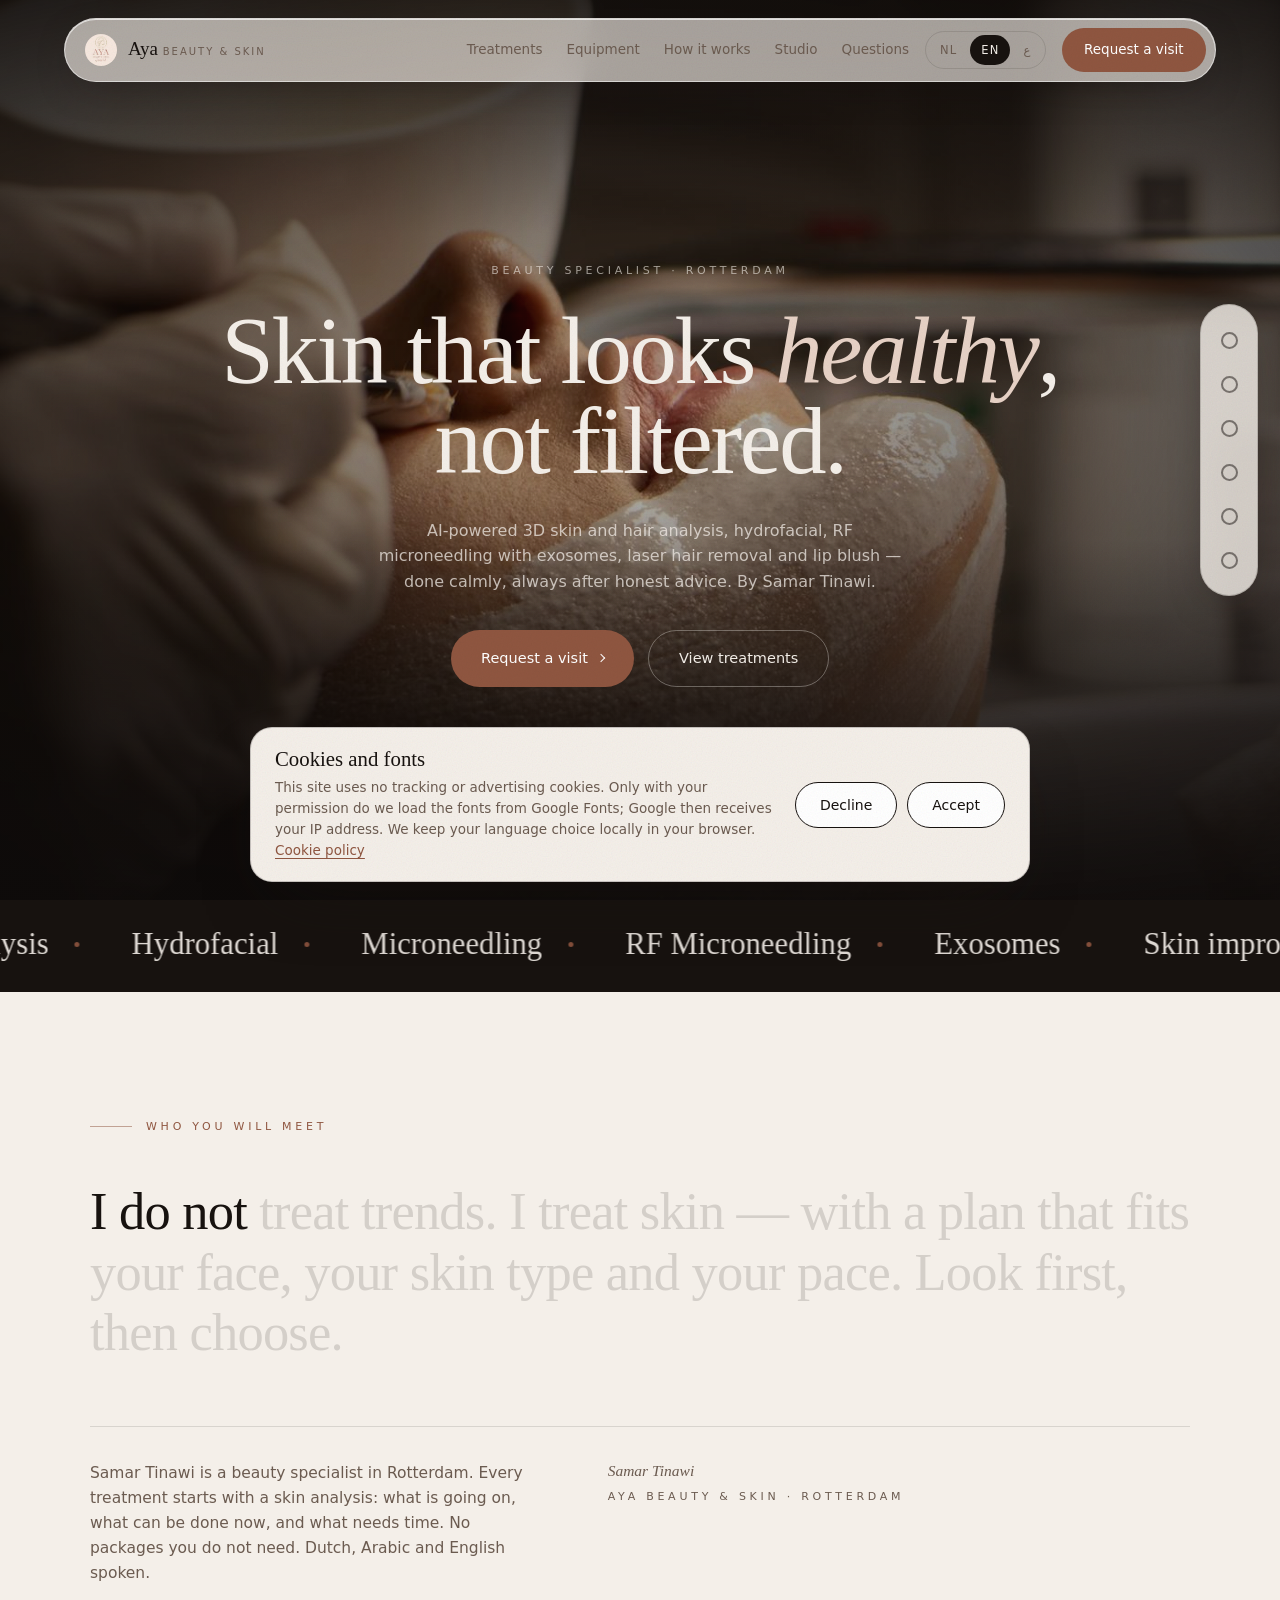
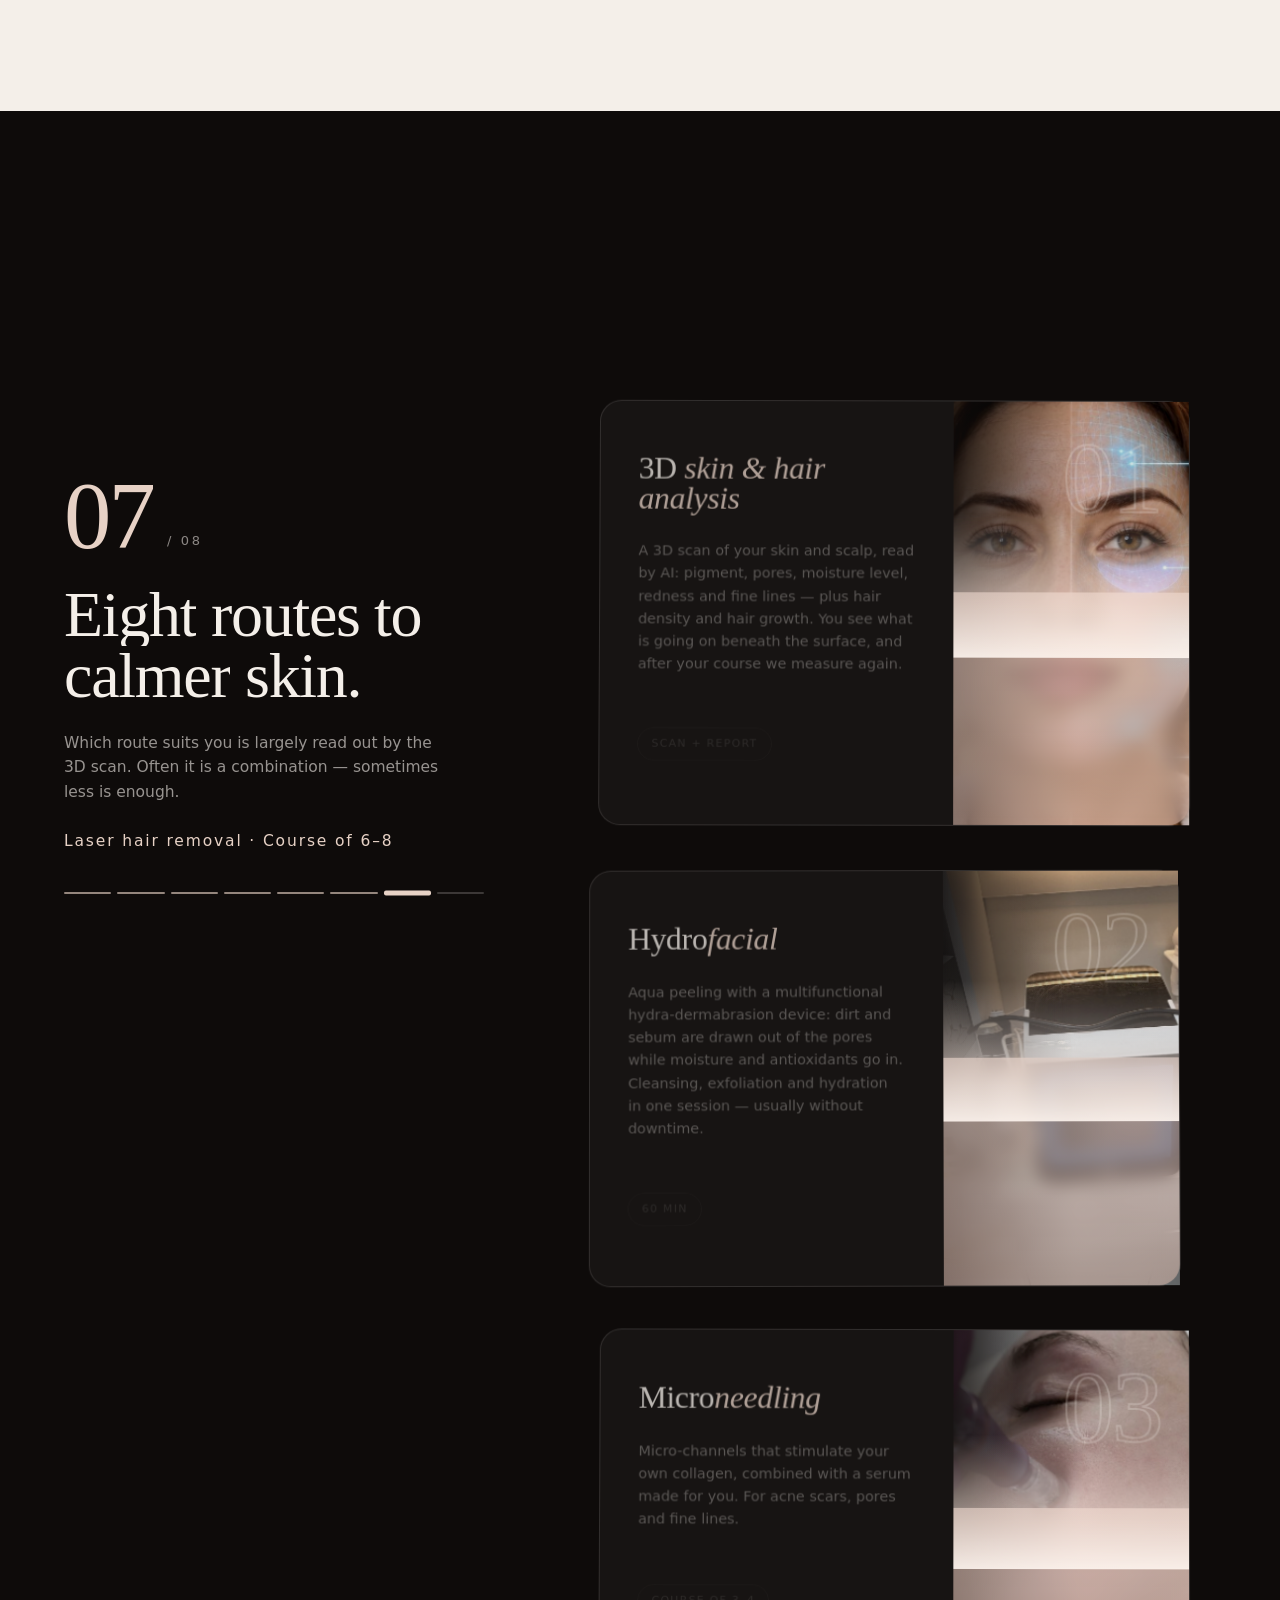
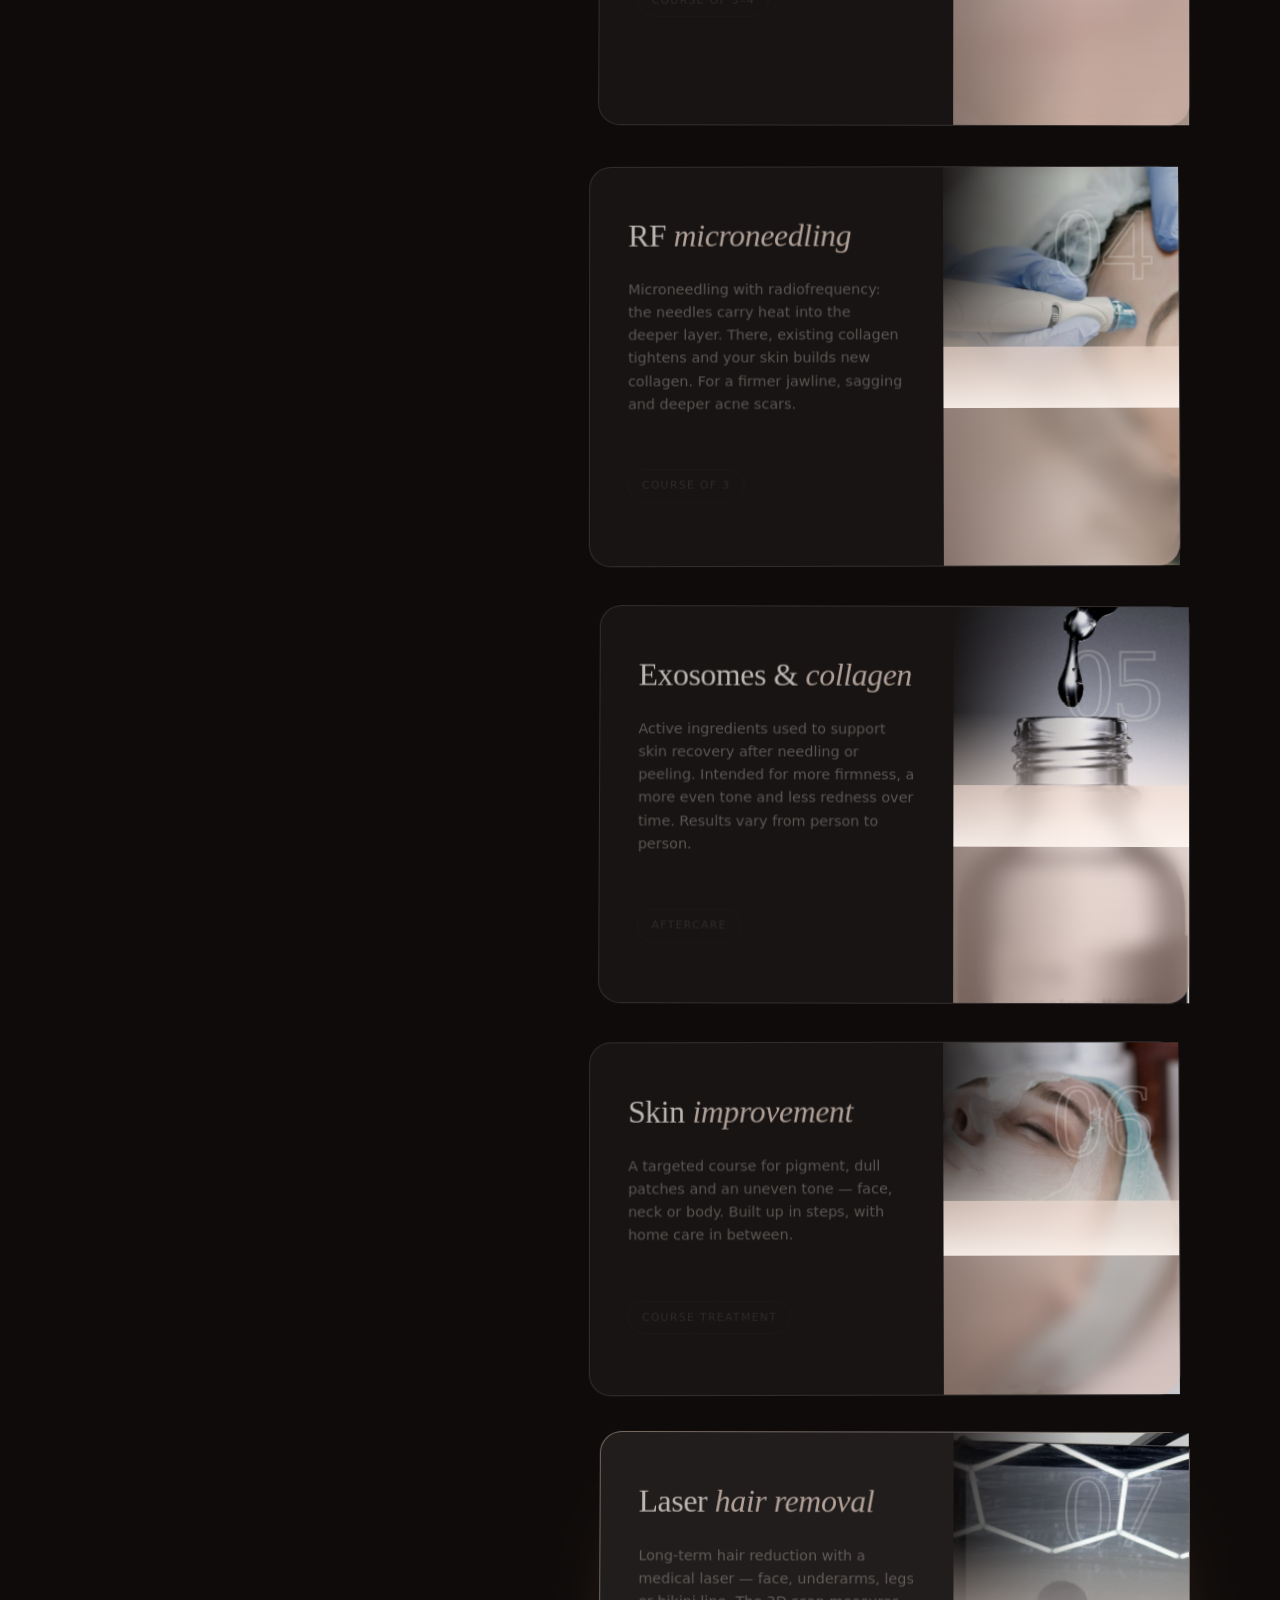
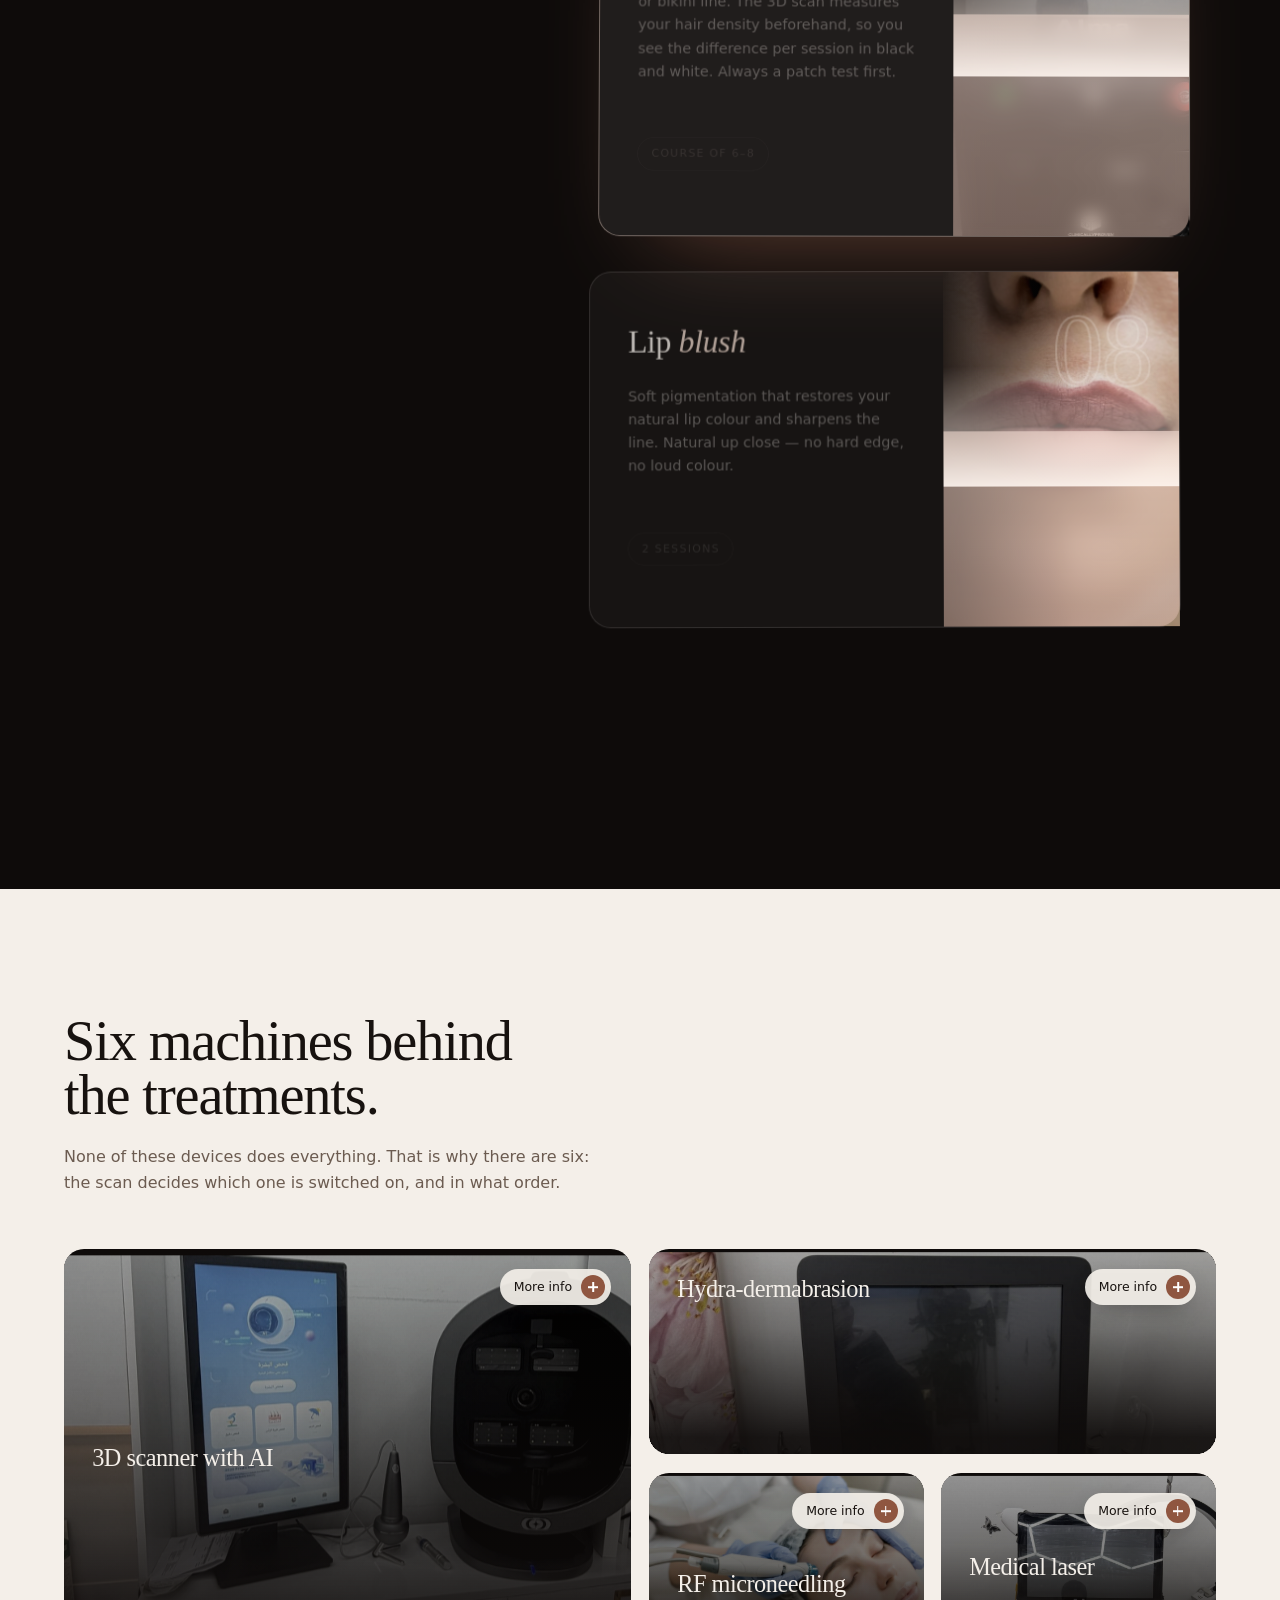
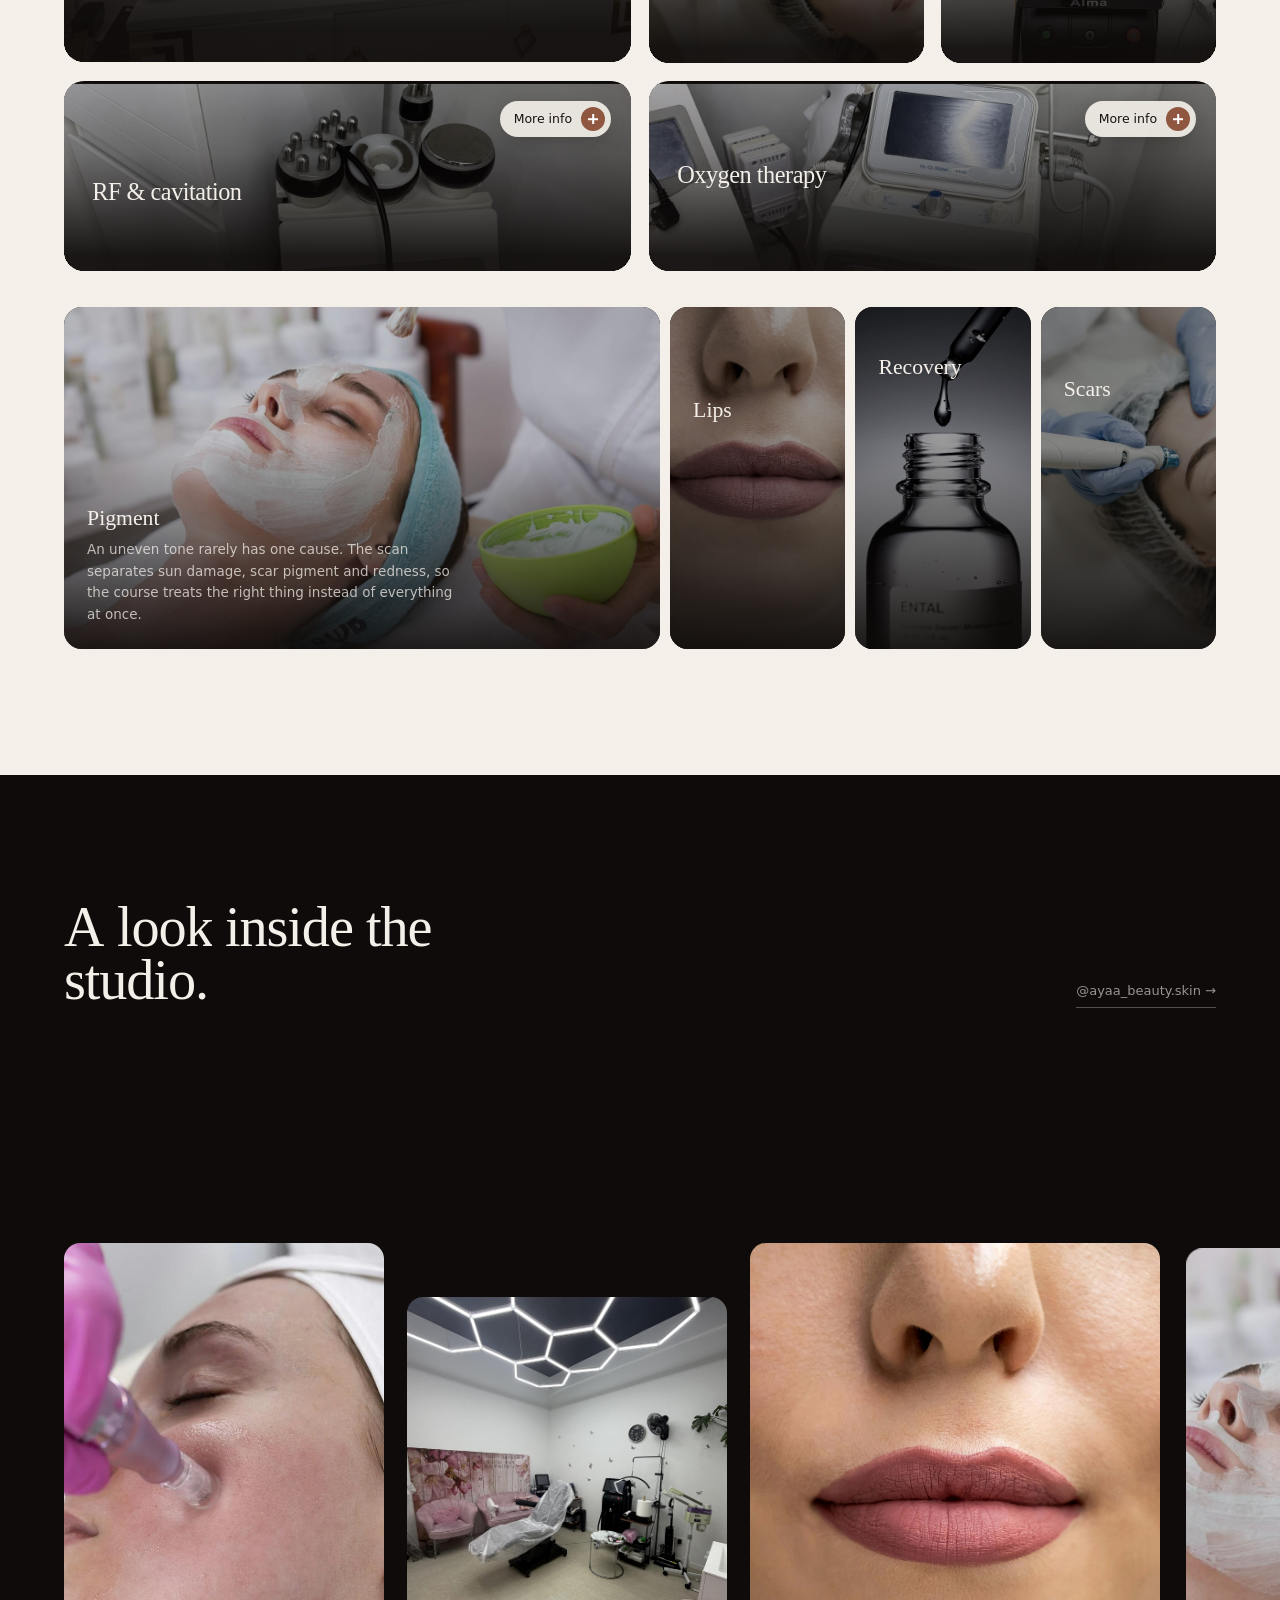
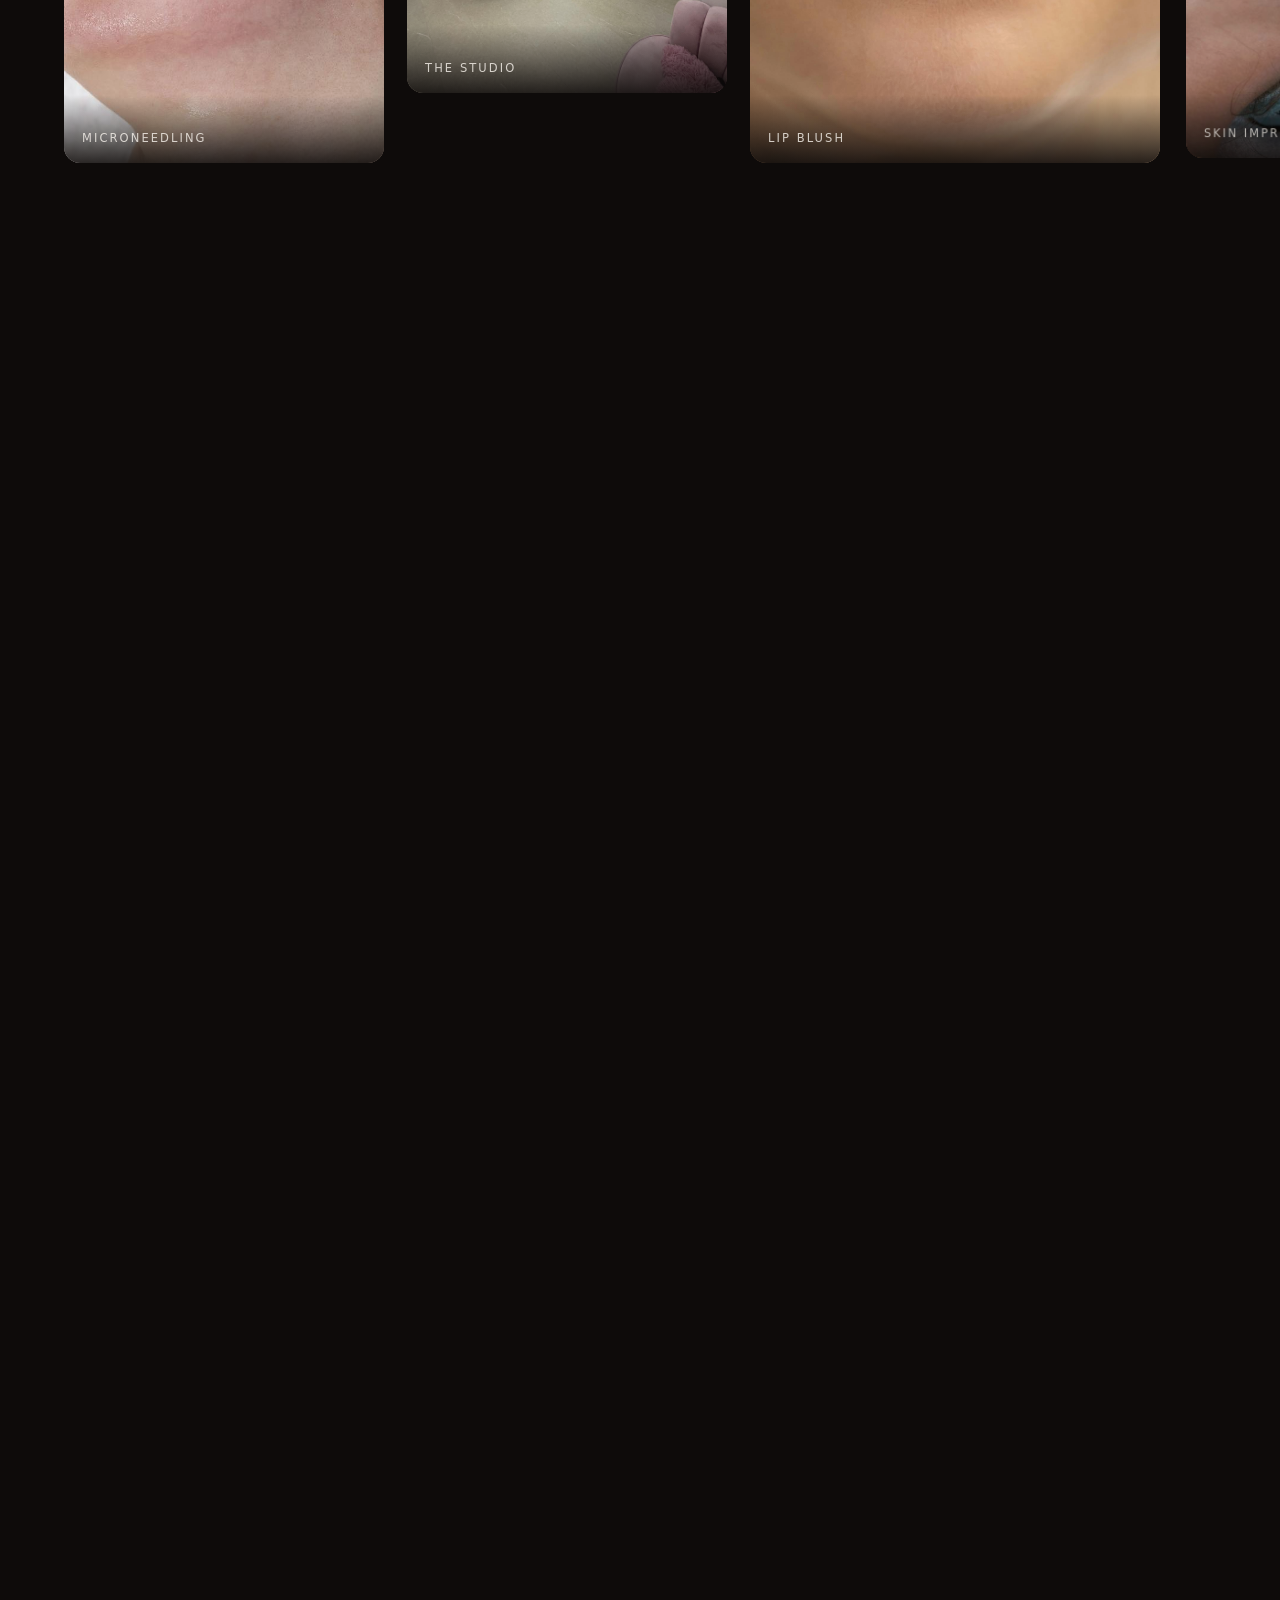
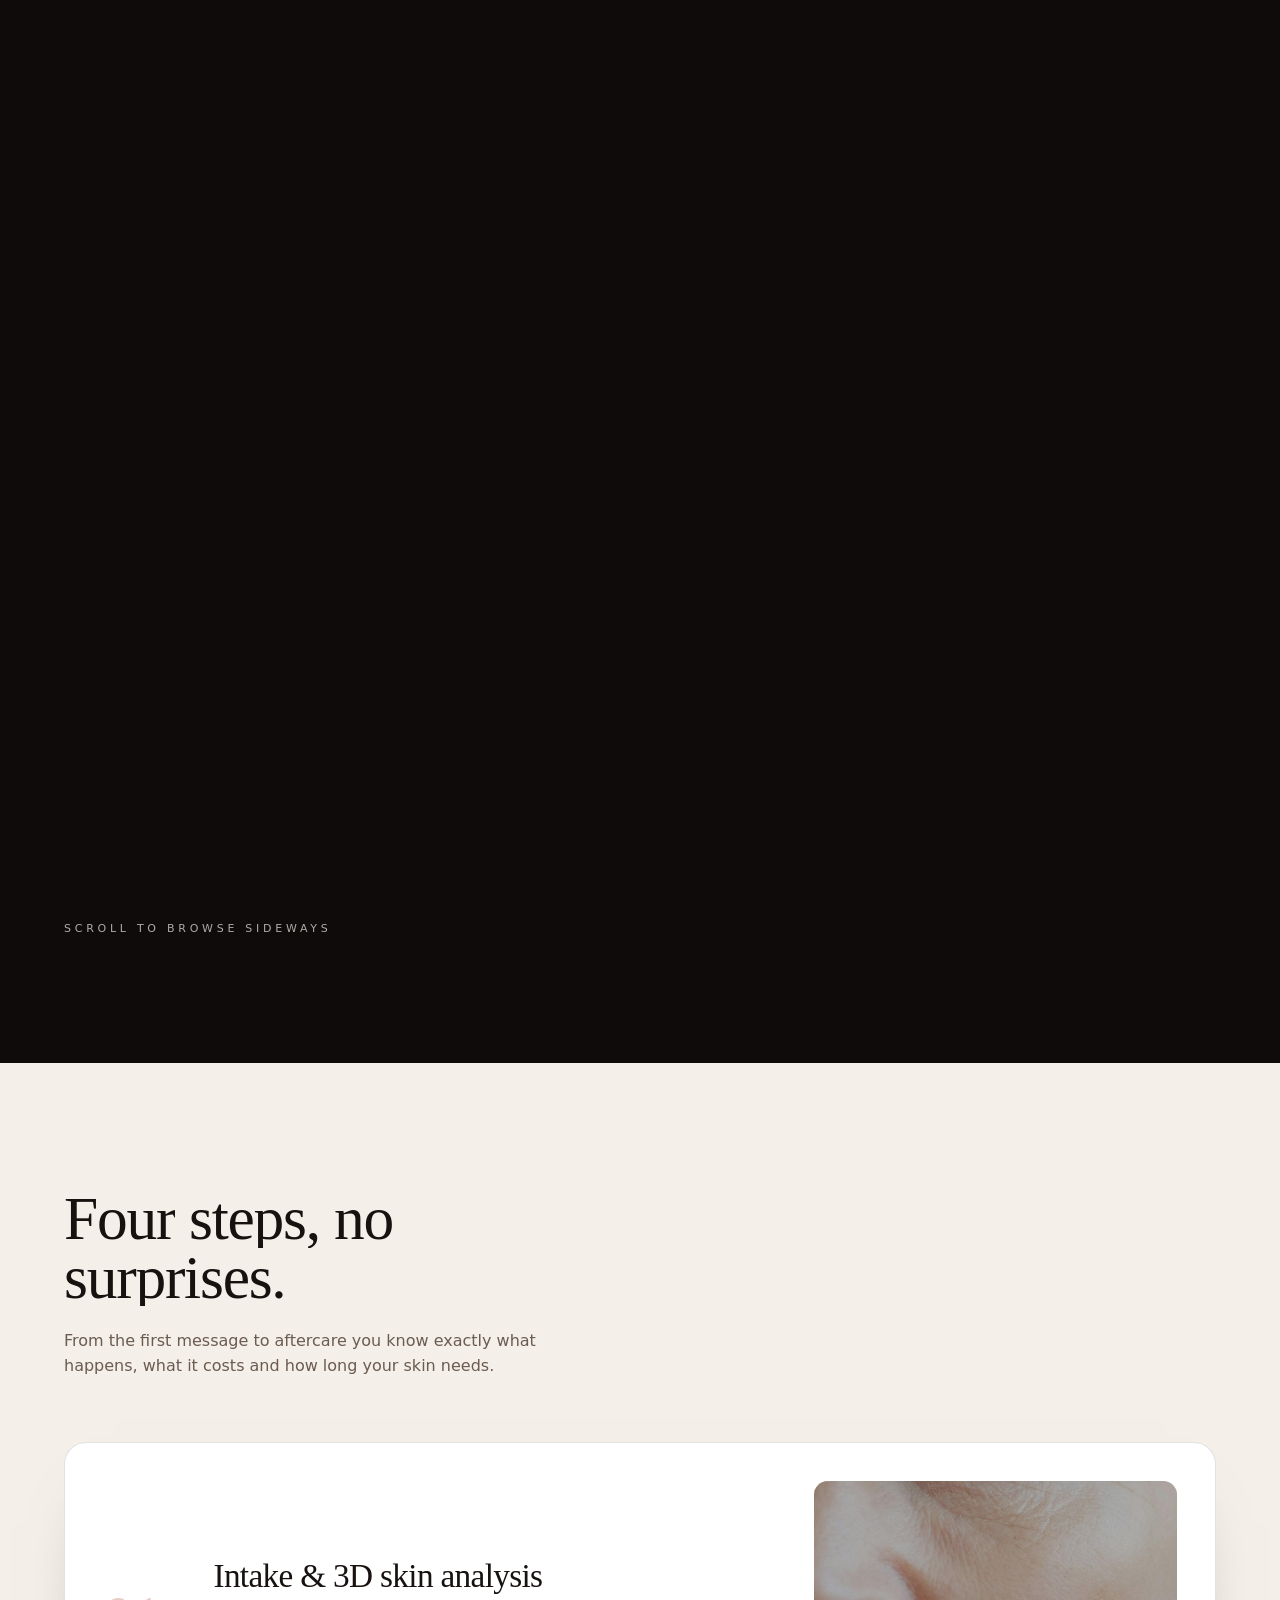
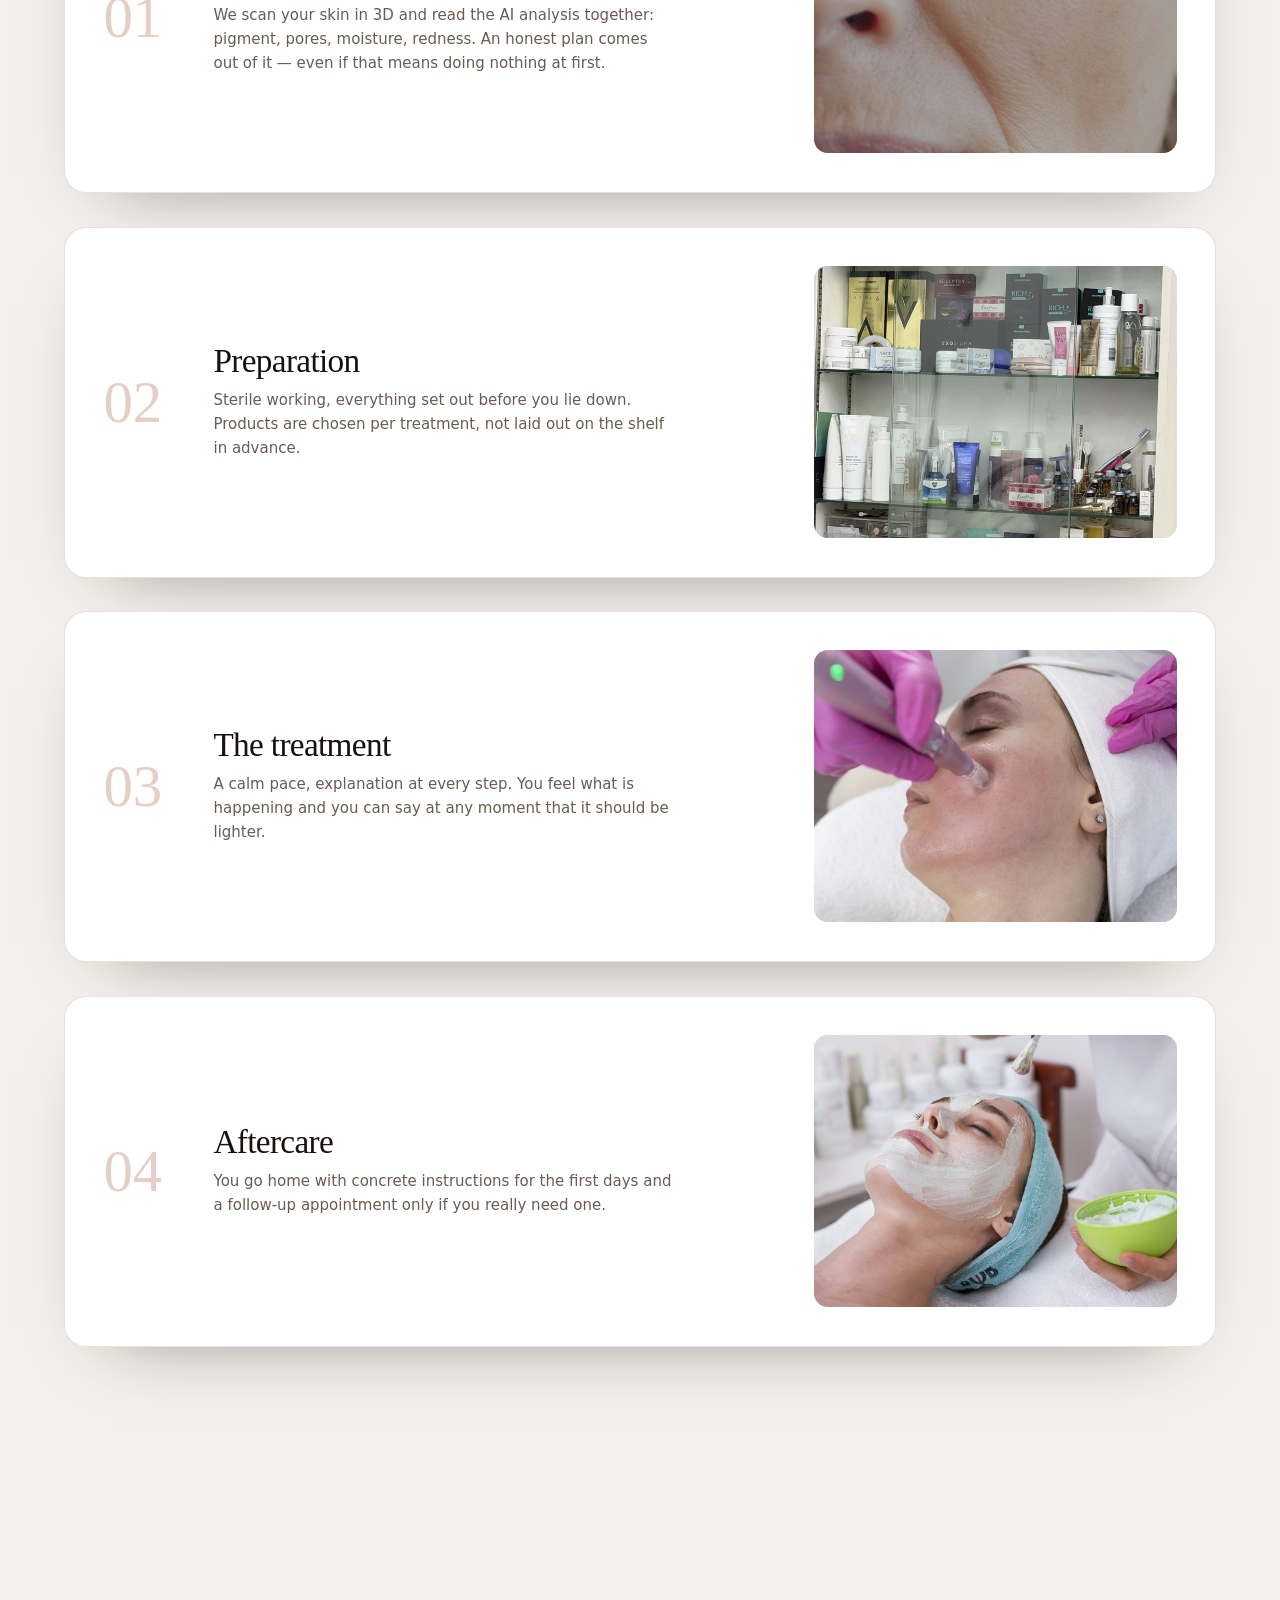
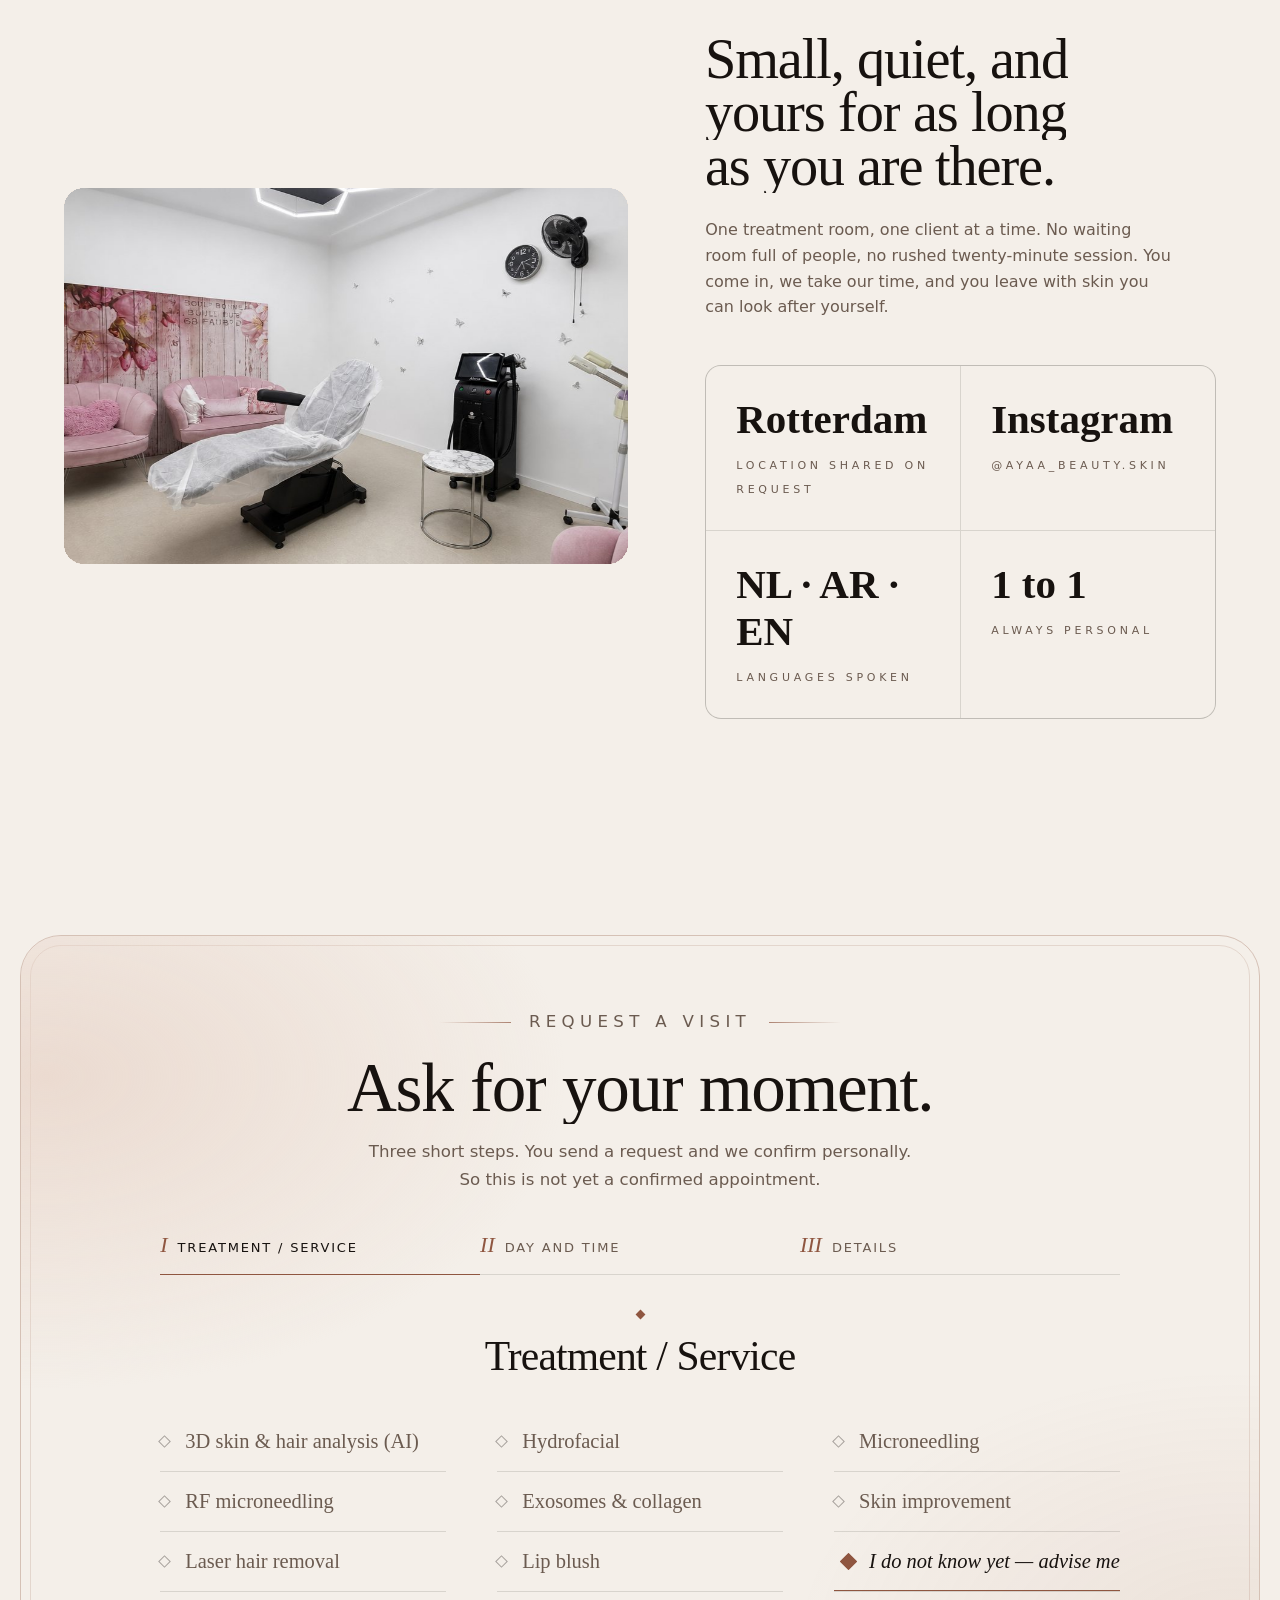
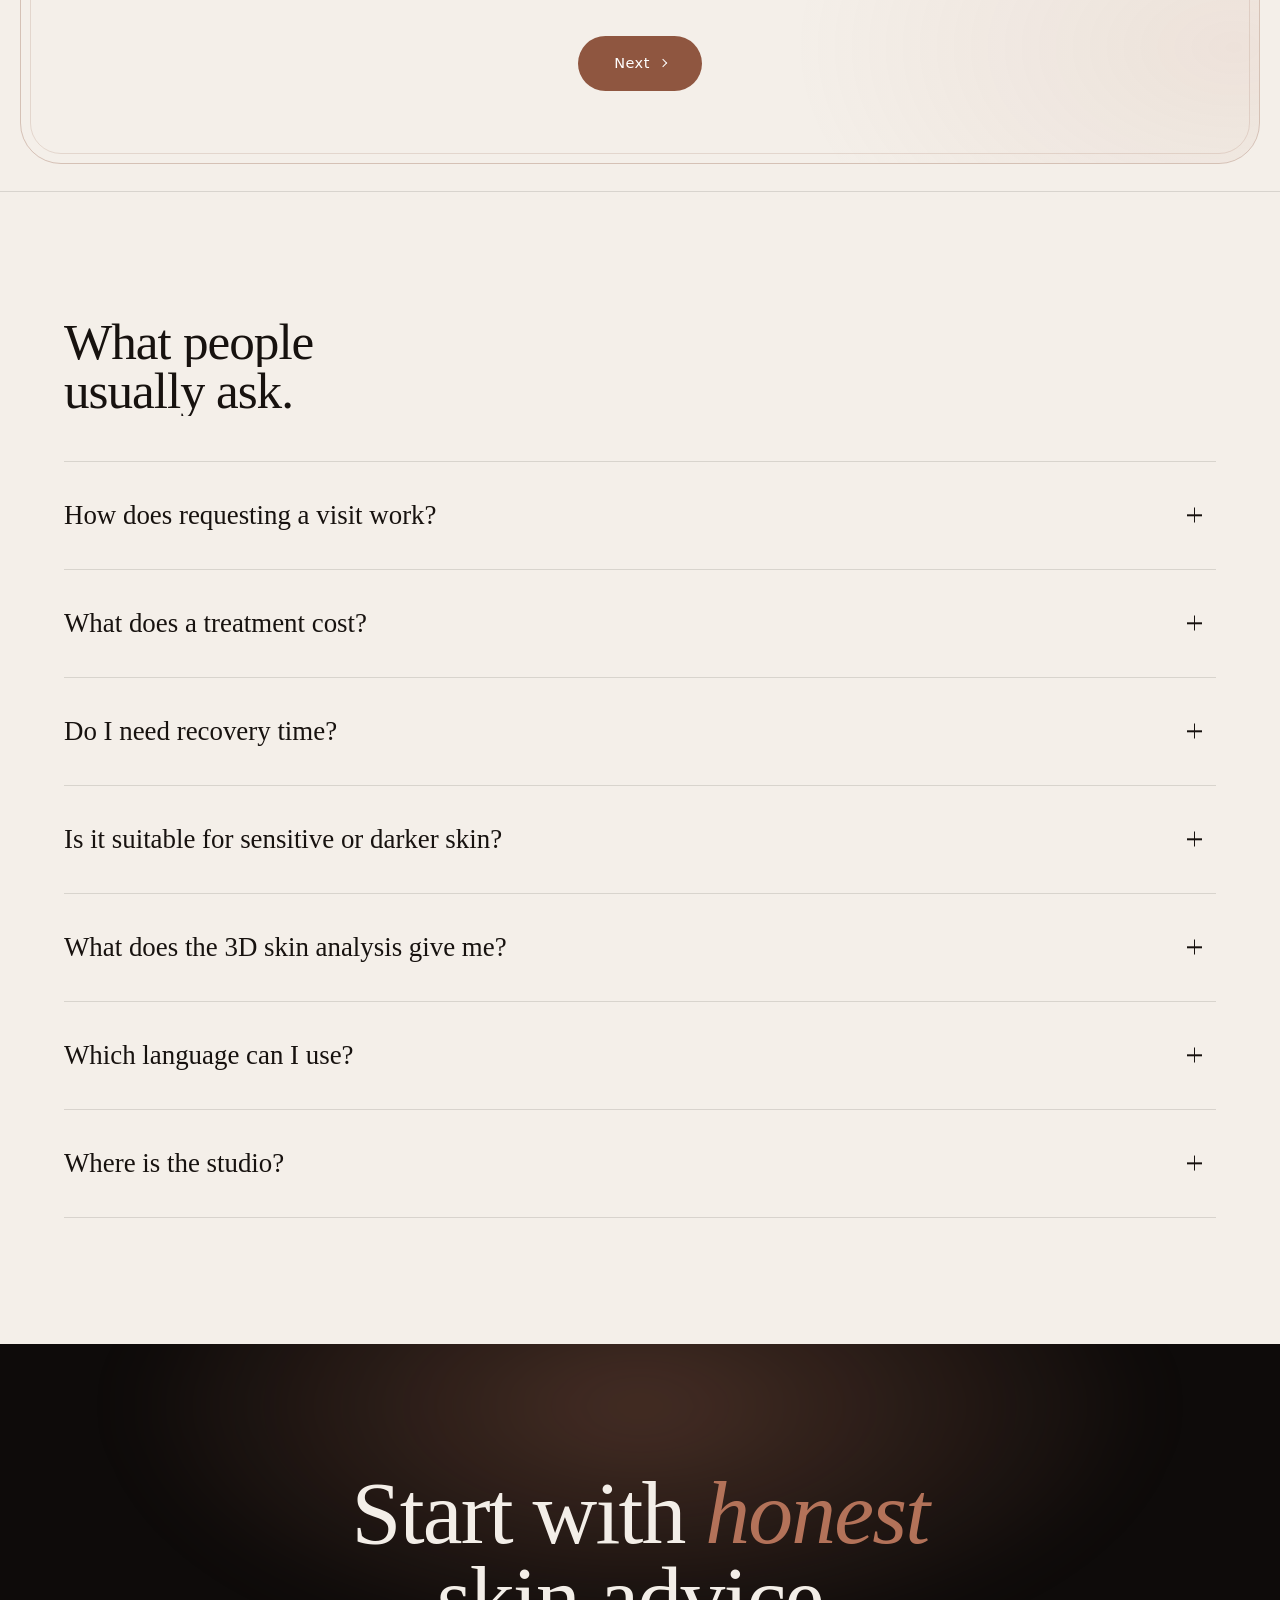
<file: deploy/index.html>
<!doctype html>
<html lang="nl">
<head>
<meta charset="utf-8">
<meta name="viewport" content="width=device-width,initial-scale=1,viewport-fit=cover">
<link rel="icon" href="img/profile.jpg">
<meta name="theme-color" content="#0e0b0a">
<link rel="canonical" href="https://ayabeautyskin.studio/">
<meta property="og:type" content="website">
<meta property="og:url" content="https://ayabeautyskin.studio/">
<meta property="og:title" content="Aya Beauty &amp; Skin — Skin studio Rotterdam">
<meta property="og:description" content="Hydrofacial, RF microneedling, laser hair removal and lip blush by Samar Tinawi, Rotterdam.">
<meta property="og:image" content="https://ayabeautyskin.studio/img/hero.jpg">
<meta name="twitter:card" content="summary_large_image">
<title>Aya Beauty &amp; Skin</title>
<meta name="description" id="metaDesc" content="Aya Beauty &amp; Skin in Rotterdam. Hydrofacial, microneedling met exosomen, huidverbetering en lip blush door schoonheidsspecialist Samar Tinawi.">
<style>
[hidden]:not([hidden="until-found" i]){display:none!important}
html{scrollbar-width:none;-ms-overflow-style:none}html::-webkit-scrollbar{display:none;width:0;height:0}
:root{
  --bone:#F4EFE9; --ink:#17120F; --clay:#B4735A; --clay-soft:#E7D2C6;
  --sand:#E3D3C6; --night:#0E0B0A; --muted:#6B5B50; --clay-deep:#8F5640; --line:rgba(23,18,15,.12);
  --display:'Instrument Serif',Georgia,serif;
  --ui:'Outfit',system-ui,-apple-system,sans-serif;
  --track:.34em;
  --gutter:clamp(20px,5vw,140px);
  --maxw:2400px;
  --grain:url("data:image/svg+xml,%3Csvg xmlns='http://www.w3.org/2000/svg' width='200' height='200'%3E%3Cfilter id='n'%3E%3CfeTurbulence type='fractalNoise' baseFrequency='.8' numOctaves='4'/%3E%3C/filter%3E%3Crect width='100%25' height='100%25' filter='url(%23n)' opacity='.4'/%3E%3C/svg%3E");
}

/* ── Arabic type system: no tracking, no uppercase, more leading ── */
html[lang="ar"]{
  --display:'Amiri','Instrument Serif',Georgia,serif;
  --ui:'IBM Plex Sans Arabic','Outfit',system-ui,sans-serif;
  --track:0;
}
html[lang="ar"] h1,html[lang="ar"] h2,html[lang="ar"] h3,html[lang="ar"] .display{line-height:1.3;letter-spacing:0}
html[lang="ar"] .scrub-text{line-height:1.5}
html[lang="ar"] .it,html[lang="ar"] em,html[lang="ar"] .sig{font-style:normal}
html[lang="ar"] .kicker,html[lang="ar"] .intro-label,html[lang="ar"] .chip,
html[lang="ar"] .brand-sub,html[lang="ar"] .foot-col strong,html[lang="ar"] .fact span,
html[lang="ar"] .frame figcaption,html[lang="ar"] .svc-count,html[lang="ar"] .gal-scroll-note,
html[lang="ar"] .scroll-hint,html[lang="ar"] .foot-base,html[lang="ar"] .nav-link,
html[lang="ar"] .btn,html[lang="ar"] .nav-cta,html[lang="ar"] .field label,
html[lang="ar"] .bk-note,html[lang="ar"] .sum-row span{letter-spacing:0;text-transform:none}
html[lang="ar"] .kicker,html[lang="ar"] .intro-label,html[lang="ar"] .chip,
html[lang="ar"] .brand-sub,html[lang="ar"] .foot-col strong,html[lang="ar"] .fact span,
html[lang="ar"] .svc-count,html[lang="ar"] .gal-scroll-note,html[lang="ar"] .field label,
html[lang="ar"] .sum-row span{font-size:12.5px}

*{box-sizing:border-box;margin:0;padding:0}
html{-webkit-text-size-adjust:100%;scroll-behavior:smooth;color-scheme:light}
body{
  background:var(--bone);color:var(--ink);
  font-family:var(--ui);font-weight:300;font-size:clamp(15px,1.05vw,17px);
  line-height:1.6;-webkit-font-smoothing:antialiased;
  overflow-x:clip;width:100%;max-width:100%;
}
main{overflow-x:clip;width:100%;max-width:100%}
img{display:block;max-width:100%}
a{color:inherit;text-decoration:none}
button,input,select,textarea{font:inherit;color:inherit}
::selection{background:var(--clay-deep);color:#fff}

h1,h2,h3,.display{font-family:var(--display);font-weight:400;line-height:.95;letter-spacing:-.02em}
.it{font-style:italic;color:var(--clay)}
.shell{max-width:var(--maxw);margin:0 auto;padding-inline:var(--gutter);width:100%}
.sec{padding-block:clamp(90px,14vh,190px)}
.ltr{direction:ltr;display:inline-block;unicode-bidi:isolate}

body::after{content:'';position:fixed;inset:0;pointer-events:none;z-index:200;
  background-image:var(--grain);opacity:.22;mix-blend-mode:multiply}

/* ─────────────── NAV ─────────────── */
.nav{
  position:fixed;top:calc(env(safe-area-inset-top,0px) + clamp(12px,2vh,22px));inset-inline-start:50%;translate:-50% 0;z-index:120;
  width:min(1560px,calc(100% - 2*var(--gutter)));
  display:flex;align-items:center;gap:16px;
  padding:9px 9px 9px 20px;border-radius:999px;
  background:rgba(244,239,233,.66);backdrop-filter:blur(18px) saturate(1.4);
  -webkit-backdrop-filter:blur(18px) saturate(1.4);
  border:1px solid rgba(255,255,255,.55);
  box-shadow:0 1px 0 rgba(255,255,255,.7) inset,0 12px 40px -18px rgba(23,18,15,.5);
  transition:background .5s ease,color .5s ease,border-color .5s ease;
}
[dir="rtl"] .nav{translate:50% 0;padding:9px 20px 9px 9px}
.nav.on-dark{background:rgba(14,11,10,.5);border-color:rgba(255,255,255,.14);color:var(--bone)}
.nav.on-dark .nav-link{color:rgba(244,239,233,.7)}
.nav.on-dark .nav-link:hover{color:var(--bone)}
.nav.on-dark .brand-sub{color:rgba(244,239,233,.5)}
.nav.on-dark .lang{border-color:rgba(244,239,233,.24)}
.nav.on-dark .lang button{color:rgba(244,239,233,.55)}
.nav.on-dark .lang button[aria-pressed="true"]{background:rgba(244,239,233,.14);color:var(--bone)}
.brand{display:flex;align-items:center;gap:11px;margin-inline-end:auto;min-width:0}
.brand{border:0;background:none;cursor:pointer;font:inherit;color:inherit;padding:0;text-align:start}
.brand img{width:32px;height:32px;border-radius:50%;object-fit:cover;flex:none}
.brand-name{font-family:var(--display);font-size:19px;line-height:1}
.brand-sub{font-size:10px;letter-spacing:.2em;text-transform:uppercase;color:var(--muted);line-height:1;margin-top:3px}
.nav-links{display:flex;gap:24px}
.nav-link{font-size:13.5px;color:var(--muted);position:relative;padding-block:4px;transition:color .3s;white-space:nowrap}
.nav-link::after{content:'';position:absolute;inset-inline-start:0;bottom:0;height:1px;width:0;background:currentColor;transition:width .45s cubic-bezier(.2,.8,.2,1)}
.nav-link:hover{color:var(--ink)}
.nav-link:hover::after{width:100%}
.lang{display:flex;align-items:center;gap:2px;padding:3px;border:1px solid var(--line);border-radius:999px;flex:none}
.lang button{border:0;background:none;cursor:pointer;border-radius:999px;padding:6px 11px;
  font-size:11.5px;letter-spacing:.1em;color:var(--muted);transition:background .35s,color .35s}
.lang button[aria-pressed="true"]{background:var(--ink);color:var(--bone)}
.nav-cta{font-size:13.5px;padding:11px 22px;border-radius:999px;background:var(--ink);color:var(--bone);
  white-space:nowrap;transition:background .4s,scale .4s cubic-bezier(.2,.8,.2,1)}
.nav-cta:hover{background:var(--clay-deep);scale:1.03}
@media(max-width:1000px){.nav-links{display:none}.nav{padding-inline-start:14px}}
@media(max-width:460px){.brand-sub{display:none}}
@media(max-width:520px){.nav{gap:6px;padding:7px 7px 7px 10px}.brand{gap:7px}.brand img{width:28px;height:28px}.brand-name{font-size:17px}.nav-cta{font-size:12px;padding:10px 12px;white-space:nowrap}.lang button{padding-inline:8px}}

/* ─────────────── QUICK-JUMP SIDE NAV ─────────────── */
.quicknav{position:fixed;inset-inline-end:22px;top:50%;translate:0 -50%;z-index:110;
  display:flex;flex-direction:column;gap:10px;padding:18px 11px;border-radius:999px;
  background:rgba(244,239,233,.82);backdrop-filter:blur(14px) saturate(1.3);-webkit-backdrop-filter:blur(14px) saturate(1.3);
  border:1px solid rgba(23,18,15,.16);box-shadow:0 14px 40px -16px rgba(23,18,15,.55);
  transition:background .5s,border-color .5s}
.quicknav a{position:relative;display:grid;place-items:center;width:34px;height:34px;flex:none}
.quicknav a i{display:block;width:17px;height:17px;border-radius:50%;border:2.5px solid rgba(23,18,15,.5);
  background:transparent;transition:background .35s,border-color .35s,scale .35s cubic-bezier(.2,.8,.2,1)}
.quicknav a{--sx:18px}
[dir="rtl"] .quicknav a{--sx:-18px}
.quicknav a i{transition:background .35s,border-color .35s,scale .45s cubic-bezier(.34,1.8,.5,1),box-shadow .35s}
.quicknav a:hover i,.quicknav a:focus-visible i{border-color:var(--clay);background:var(--clay-deep);scale:1.55;box-shadow:0 0 0 6px rgba(180,115,90,.22)}
/* dock-style magnify: neighbours swell a little as the pointer passes */
.quicknav a:hover + a i,.quicknav a:has(+ a:hover) i{scale:1.28}
.quicknav a.is-active i{background:var(--clay-deep);border-color:var(--clay);scale:1.2;animation:qn-ping 2.2s ease-out infinite}
@keyframes qn-ping{0%{box-shadow:0 0 0 0 rgba(180,115,90,.55)}70%,100%{box-shadow:0 0 0 11px rgba(180,115,90,0)}}
.quicknav a::after{content:attr(aria-label);position:absolute;inset-inline-end:48px;top:50%;
  translate:var(--sx) -50%;scale:.82;transform-origin:right center;
  white-space:nowrap;font-size:15px;font-weight:400;letter-spacing:.04em;color:var(--bone);background:var(--ink);
  padding:9px 18px;border-radius:999px;box-shadow:0 10px 30px -14px rgba(23,18,15,.6);
  opacity:0;pointer-events:none;
  transition:opacity .25s,translate .55s cubic-bezier(.34,1.56,.64,1),scale .55s cubic-bezier(.34,1.56,.64,1),background .3s}
[dir="rtl"] .quicknav a::after{inset-inline-end:auto;inset-inline-start:48px;transform-origin:left center}
/* hover the rail: every label springs out in a quick stagger; the current one is always visible */
.quicknav:hover a::after,.quicknav a:focus-visible::after,.quicknav.qn-intro a::after,.quicknav a.qn-flash::after{opacity:1;translate:0 -50%;scale:1}
/* on arrival every label shows for a moment (see script), then folds away; afterwards they only open on hover / focus */
.quicknav.qn-intro a:nth-child(2)::after{transition-delay:.07s}
.quicknav.qn-intro a:nth-child(3)::after{transition-delay:.14s}
.quicknav.qn-intro a:nth-child(4)::after{transition-delay:.21s}
.quicknav.qn-intro a:nth-child(5)::after{transition-delay:.28s}
.quicknav.qn-intro a:nth-child(6)::after{transition-delay:.35s}
.quicknav:hover a:nth-child(2)::after{transition-delay:.04s}
.quicknav:hover a:nth-child(3)::after{transition-delay:.08s}
.quicknav:hover a:nth-child(4)::after{transition-delay:.12s}
.quicknav:hover a:nth-child(5)::after{transition-delay:.16s}
.quicknav:hover a:nth-child(6)::after{transition-delay:.2s}
.quicknav a:hover::after{background:var(--clay-deep);color:#fff;scale:1.08;transition-delay:0s}
.quicknav a.is-active:not(:hover)::after{background:var(--clay-deep);color:#fff}
.quicknav:hover{box-shadow:0 18px 50px -14px rgba(23,18,15,.6)}
.quicknav a:focus-visible{outline:2px solid var(--clay);outline-offset:2px;border-radius:50%}
.nav.on-dark ~ .quicknav{background:rgba(14,11,10,.7);border-color:rgba(244,239,233,.22)}
.nav.on-dark ~ .quicknav a i{border-color:rgba(244,239,233,.6)}
.nav.on-dark ~ .quicknav a.is-active i{background:var(--clay-soft);border-color:var(--clay-soft)}
.nav.on-dark ~ .quicknav a::after{background:var(--bone);color:var(--ink)}
.nav.on-dark ~ .quicknav a.is-active:not(:hover)::after{background:var(--clay-soft);color:var(--ink)}
@media(max-width:1100px){.quicknav{display:none}}
@media(prefers-reduced-motion:reduce){.quicknav a i,.quicknav a::after{transition:none}.quicknav a.is-active i{animation:none}}

/* ─────────────── BRAND MENU ─────────────── */
.site-menu{position:fixed;inset:0;z-index:150;display:flex;justify-content:flex-end}
.site-menu[hidden]{display:none}
.site-menu::before{content:'';position:absolute;inset:0;background:rgba(14,11,10,.5);
  backdrop-filter:blur(6px);-webkit-backdrop-filter:blur(6px)}
.site-menu-panel{position:relative;z-index:1;width:min(420px,88vw);height:100%;background:var(--bone);
  padding:clamp(90px,14vh,120px) clamp(28px,4vw,44px) 40px;overflow-y:auto;
  box-shadow:-30px 0 70px -40px rgba(23,18,15,.7);
  translate:100% 0;transition:translate .5s cubic-bezier(.2,.8,.2,1)}
[dir="rtl"] .site-menu{justify-content:flex-start}
[dir="rtl"] .site-menu-panel{translate:-100% 0}
.site-menu.is-open .site-menu-panel{translate:0 0}
.site-menu-close{position:absolute;top:clamp(20px,3vh,30px);inset-inline-end:clamp(20px,3vw,30px);
  width:38px;height:38px;border-radius:50%;border:1px solid var(--line);background:#fff;
  font-size:20px;line-height:1;cursor:pointer;color:var(--ink);transition:border-color .3s,background .3s}
.site-menu-close:hover{background:var(--clay-deep);color:#fff;border-color:var(--clay)}
.site-menu-links{display:flex;flex-direction:column;gap:4px;padding-bottom:28px;border-bottom:1px solid var(--line)}
.site-menu-links a{font-family:var(--display);font-size:clamp(1.4rem,3vw,1.9rem);padding-block:9px;
  color:var(--ink);transition:color .3s,translate .3s cubic-bezier(.2,.8,.2,1)}
.site-menu-links a:hover{color:var(--clay);translate:6px 0}
[dir="rtl"] .site-menu-links a:hover{translate:-6px 0}
.site-menu-h{display:block;margin-top:26px;margin-bottom:6px;font-size:11px;letter-spacing:var(--track);
  text-transform:uppercase;color:var(--muted);font-weight:400}
html[lang="ar"] .site-menu-h{letter-spacing:0;text-transform:none;font-size:12.5px}
.site-menu-sub{display:flex;flex-direction:column}
.site-menu-sub button{border:0;background:none;cursor:pointer;font:inherit;color:var(--muted);text-align:start;
  font-size:14.5px;padding-block:8px;transition:color .3s,translate .3s cubic-bezier(.2,.8,.2,1)}
.site-menu-sub button:hover{color:var(--clay);translate:6px 0}
[dir="rtl"] .site-menu-sub button:hover{translate:-6px 0}

/* ─────────────── CONTENT PAGE OVERLAY ─────────────── */
.page-view{position:fixed;inset:0;z-index:160;display:flex;align-items:flex-start;justify-content:center;
  overflow-y:auto;padding:clamp(70px,10vh,120px) 18px 60px}
.page-view[hidden]{display:none}
.page-view::before{content:'';position:fixed;inset:0;z-index:-1;background:rgba(14,11,10,.55);
  backdrop-filter:blur(6px);-webkit-backdrop-filter:blur(6px)}
.page-view-panel{position:relative;width:min(720px,100%);background:var(--bone);border-radius:24px;
  padding:clamp(36px,5vw,60px);box-shadow:0 50px 100px -40px rgba(23,18,15,.7);
  opacity:0;translate:0 26px;transition:opacity .4s,translate .4s cubic-bezier(.2,.8,.2,1)}
.page-view.is-open .page-view-panel{opacity:1;translate:0 0}
.page-view-close{position:absolute;top:clamp(16px,2.4vw,24px);inset-inline-end:clamp(16px,2.4vw,24px);
  width:38px;height:38px;border-radius:50%;border:1px solid var(--line);background:#fff;
  font-size:20px;line-height:1;cursor:pointer;color:var(--ink);transition:border-color .3s,background .3s}
.page-view-close:hover{background:var(--clay-deep);color:#fff;border-color:var(--clay)}
#pageViewTitle{font-family:var(--display);font-size:clamp(1.7rem,3.6vw,2.6rem);max-width:20ch;
  margin-bottom:20px;padding-inline-end:44px}
#pageViewBody{color:var(--muted);font-size:15.5px;line-height:1.75}
#pageViewBody p + p{margin-top:14px}
.ba{position:relative;margin:0 0 22px;border-radius:16px;overflow:hidden;background:#e9e2da}
.ba img{display:block;width:100%;object-fit:cover}
.ba--w img{aspect-ratio:16/9;object-position:50% 40%}
.ba--sq img{aspect-ratio:1/1;max-height:52vh;object-position:50% 38%}
.ba-b,.ba-a{position:absolute;top:12px;padding:5px 12px;border-radius:999px;font-size:11px;letter-spacing:.14em;text-transform:uppercase;
  background:rgba(23,18,15,.55);color:#f4efe9;-webkit-backdrop-filter:blur(6px);backdrop-filter:blur(6px)}
.ba-b{left:12px}.ba-a{right:12px;background:rgba(244,239,233,.85);color:#17120f}
html[lang="ar"] .ba-b,html[lang="ar"] .ba-a{letter-spacing:0;text-transform:none;font-size:13px}
.ba figcaption{position:absolute;left:0;right:0;bottom:0;padding:22px 14px 9px;font-size:11.5px;color:rgba(244,239,233,.88);text-align:center;
  background:linear-gradient(to top,rgba(23,18,15,.55),transparent)}
.page-view-cta{display:none}

/* ─────────────── HERO ─────────────── */
.hero{position:relative;min-height:100svh;display:grid;place-items:center;overflow:hidden;background:var(--night);isolation:isolate}
.hero-bg{position:absolute;inset:-12% 0;z-index:0;will-change:transform}
.hero-bg img{width:100%;height:100%;object-fit:cover;object-position:50% 60%;filter:contrast(1.04) saturate(.9) brightness(.86)}
.hero-wash{position:absolute;inset:0;z-index:1;background:
  radial-gradient(85% 70% at 50% 46%,rgba(14,11,10,.14) 0%,rgba(14,11,10,.62) 58%,rgba(14,11,10,.9) 100%),
  linear-gradient(to bottom,rgba(14,11,10,.55) 0%,transparent 26%,transparent 60%,rgba(14,11,10,.88) 100%)}
.hero-inner{position:relative;z-index:2;text-align:center;color:var(--bone);padding-block:140px 90px}
.kicker{font-size:11px;letter-spacing:var(--track);text-transform:uppercase;color:rgba(244,239,233,.62);margin-bottom:clamp(20px,3vh,34px)}
.hero h1{font-size:clamp(2.6rem,7.4vw,7.2rem);max-width:20ch;margin-inline:auto;letter-spacing:-.025em}
html[lang="ar"] .hero h1{font-size:clamp(2.2rem,6.2vw,5.9rem);max-width:17ch}
.hero h1 .it{color:var(--clay-soft)}
.hero-lede{margin:clamp(24px,3.4vh,38px) auto 0;max-width:52ch;font-size:clamp(15px,1.25vw,18px);color:rgba(244,239,233,.74);font-weight:200}
.hero-cta{display:flex;gap:14px;justify-content:center;flex-wrap:wrap;margin-top:clamp(30px,4vh,48px)}
.btn{display:inline-flex;align-items:center;justify-content:center;gap:10px;padding:16px 30px;border-radius:999px;
  font-size:14.5px;border:0;cursor:pointer;transition:background .45s,color .45s,border-color .45s,translate .45s cubic-bezier(.2,.8,.2,1)}
.btn-solid{background:var(--bone);color:var(--ink)}
.btn-solid:hover{background:var(--clay-deep);color:#fff;translate:0 -3px}
.btn-ghost{border:1px solid rgba(244,239,233,.34);color:var(--bone);background:none}
.btn-ghost:hover{border-color:var(--bone);background:rgba(244,239,233,.1);translate:0 -3px}
.btn-ink{background:var(--ink);color:var(--bone)}
.btn-ink:hover{background:var(--clay-deep);color:#fff;translate:0 -3px}
/* hover-aware fill: the colour floods in from the side the pointer entered, and drains out the side it left */
.btn{position:relative;overflow:hidden;isolation:isolate}
.btn::before{content:'';position:absolute;inset:0;z-index:-1;background:var(--fill,var(--clay-deep));
  clip-path:circle(0% at var(--hx,50%) var(--hy,50%));transition:clip-path .6s cubic-bezier(.2,.8,.2,1)}
.btn:hover::before,.btn:focus-visible::before{clip-path:circle(150% at var(--hx,50%) var(--hy,50%))}
.btn:disabled::before{display:none}
.btn-solid:hover{background:var(--bone);color:#fff}
.btn-ink:hover{background:var(--ink)}
.btn-ghost{--fill:var(--bone)}
.btn-ghost:hover{background:none;color:var(--ink)}
/* spotlight border on the machine cards: a ring of light follows the pointer */
.cell::before{content:'';position:absolute;inset:0;z-index:3;border-radius:inherit;padding:1.5px;pointer-events:none;opacity:0;
  transition:opacity .4s;background:radial-gradient(260px circle at var(--mx,50%) var(--my,50%),rgba(236,200,180,.95),rgba(236,200,180,0) 70%);
  -webkit-mask:linear-gradient(#000 0 0) content-box,linear-gradient(#000 0 0);-webkit-mask-composite:xor;mask-composite:exclude}
.cell:hover::before{opacity:1}
.arrow{width:6px;height:6px;border-inline-end:1.4px solid currentColor;border-bottom:1.4px solid currentColor;rotate:-45deg;translate:0 -1px;flex:none}
[dir="rtl"] .arrow{rotate:135deg}
.scroll-hint{position:absolute;bottom:26px;inset-inline-start:50%;translate:-50% 0;z-index:3;
  font-size:10px;letter-spacing:var(--track);text-transform:uppercase;color:rgba(244,239,233,.5);
  display:flex;flex-direction:column;align-items:center;gap:10px}
[dir="rtl"] .scroll-hint{translate:50% 0}
.scroll-hint i{display:block;width:1px;height:46px;background:linear-gradient(to bottom,rgba(244,239,233,.55),transparent);animation:drip 2.4s ease-in-out infinite}
@keyframes drip{0%,100%{transform:scaleY(.35);transform-origin:top}50%{transform:scaleY(1);transform-origin:top}}

/* ─────────────── MARQUEE (locked LTR) ─────────────── */
.marquee{background:var(--ink);color:var(--bone);padding-block:20px;overflow:hidden;white-space:nowrap;position:relative}
.marquee-track{display:inline-flex;will-change:transform}
.marquee .mq-item{font-family:var(--display);font-size:clamp(20px,2.4vw,32px);padding-inline:26px;display:inline-flex;align-items:center;gap:26px;opacity:.9;
  background:none;border:0;color:inherit;font-weight:400;transition:opacity .3s,color .3s}
button.mq-item{cursor:pointer}
button.mq-item:hover{opacity:1;color:var(--clay-soft)}
.marquee .mq-item::after{content:'';width:5px;height:5px;border-radius:50%;background:var(--clay-deep);flex:none}
html[lang="ar"] .marquee .mq-item{font-size:clamp(17px,2vw,27px)}

/* ─────────────── SCRUB INTRO ─────────────── */
.intro{max-width:1100px;margin-inline:auto;text-align:start}
.intro-label{font-size:11px;letter-spacing:var(--track);text-transform:uppercase;color:var(--clay-deep);
  margin-bottom:clamp(30px,5vh,56px);display:flex;align-items:center;gap:14px}
.intro-label::before{content:'';width:42px;height:1px;background:var(--clay-deep);opacity:.5;flex:none}
.scrub-text{font-family:var(--display);font-size:clamp(1.55rem,4.1vw,3.7rem);line-height:1.16;letter-spacing:-.015em}
.scrub-text .w{opacity:.14;display:inline-block}
.intro-foot{display:flex;flex-wrap:wrap;gap:clamp(26px,5vw,80px);align-items:flex-start;margin-top:clamp(44px,7vh,86px);padding-top:34px;border-top:1px solid var(--line)}
.intro-foot p{max-width:46ch;color:var(--muted);font-size:15.5px}
.sig{font-family:var(--display);font-style:italic;font-size:26px;color:var(--ink);line-height:1.3}
.sig small{display:block;font-family:var(--ui);font-style:normal;font-size:11px;letter-spacing:var(--track);text-transform:uppercase;color:var(--muted);margin-top:8px}

/* ─────────────── PINNED SERVICES ─────────────── */
.svc{background:var(--night);color:var(--bone);position:relative}
.svc .shell{display:grid;grid-template-columns:minmax(0,.86fr) minmax(0,1.14fr);gap:clamp(30px,6vw,110px);align-items:stretch}
.svc-sticky{position:relative}
.svc-stick-in{position:sticky;top:0;height:100svh;display:flex;flex-direction:column;justify-content:center;padding-block:100px}
.svc-stick-in .kicker{color:rgba(244,239,233,.5)}
.svc-stick-in h2{font-size:clamp(2.2rem,5vw,4.6rem);max-width:12ch}
.svc-stick-in p{margin-top:24px;max-width:38ch;color:rgba(244,239,233,.6);font-size:15.5px;font-weight:200}
.svc-count{margin-top:34px;font-size:12px;letter-spacing:.22em;color:rgba(244,239,233,.7);min-height:1.3em}

/* ─────────────── EQUIPMENT BENTO ─────────────── */
.kit{background:var(--bone)}
.kit-head{max-width:900px;margin-bottom:clamp(36px,6vh,72px)}
.kit-head h2{font-size:clamp(1.9rem,4.4vw,4rem);max-width:17ch}
.kit-head p{margin-top:22px;max-width:52ch;color:var(--muted);font-size:16px}
.bento{
  display:grid;grid-auto-flow:dense;
  grid-template-columns:repeat(4,minmax(0,1fr));
  grid-auto-rows:minmax(190px,auto);
  gap:clamp(12px,1.4vw,18px);
  perspective:1400px;
}
.cell{
  position:relative;overflow:hidden;border-radius:20px;isolation:isolate;
  background:var(--night);color:var(--bone);
  display:flex;flex-direction:column;justify-content:flex-end;
  padding:clamp(20px,2.2vw,30px);min-width:0;
  transform-style:preserve-3d;will-change:transform;
  transition:transform .5s cubic-bezier(.2,.8,.2,1),box-shadow .5s;
}
.cell-more{position:absolute;top:clamp(14px,1.6vw,20px);inset-inline-end:clamp(14px,1.6vw,20px);z-index:2;
  display:inline-flex;align-items:center;gap:9px;padding:6px 6px 6px 14px;border-radius:999px;
  background:rgba(244,239,233,.92);color:var(--ink);font-size:12.5px;font-weight:400;line-height:1;
  box-shadow:0 8px 24px -12px rgba(14,11,10,.7);transition:background .35s,color .35s}
[dir="rtl"] .cell-more{padding:6px 14px 6px 6px}
.cell-more i{position:relative;width:24px;height:24px;border-radius:50%;background:var(--clay-deep);flex:none;transition:rotate .5s cubic-bezier(.2,.8,.2,1),background .35s}
.cell-more i::before,.cell-more i::after{content:'';position:absolute;left:50%;top:50%;background:#fff;translate:-50% -50%}
.cell-more i::before{width:10px;height:1.6px}.cell-more i::after{width:1.6px;height:10px}
.cell:hover .cell-more,.cell:focus-visible .cell-more{background:var(--clay-deep);color:#fff}
.cell:hover .cell-more i,.cell:focus-visible .cell-more i{rotate:90deg;background:#fff}
.cell:hover .cell-more i::before,.cell:hover .cell-more i::after,.cell:focus-visible .cell-more i::before,.cell:focus-visible .cell-more i::after{background:var(--clay-deep)}
.cell{cursor:pointer}
.cell:focus-visible{outline:2px solid var(--clay-soft);outline-offset:3px}
.cell:hover{box-shadow:0 30px 60px -24px rgba(14,11,10,.55)}
.cell img{
  position:absolute;inset:0;width:112%;height:112%;object-fit:cover;z-index:-2;
  filter:grayscale(.3) contrast(1.05) brightness(.78);
  transition:transform 1.1s cubic-bezier(.2,.8,.2,1),filter .7s;
}
.cell:hover img{transform:scale(1.06);filter:grayscale(0) contrast(1.1) brightness(.92)}
.cell::after{content:'';position:absolute;inset:0;z-index:-1;
  background:linear-gradient(to top,rgba(14,11,10,.92) 8%,rgba(14,11,10,.34) 62%,rgba(14,11,10,.1) 100%);
  transition:background .5s}
.cell:hover::after{background:linear-gradient(to top,rgba(14,11,10,.86) 4%,rgba(14,11,10,.2) 58%,rgba(14,11,10,.05) 100%)}
.cell h3{font-size:clamp(1.15rem,1.9vw,1.75rem);margin-bottom:8px;transition:translate .5s cubic-bezier(.2,.8,.2,1)}
.cell p{font-size:13.5px;font-weight:200;color:rgba(244,239,233,.7);max-width:38ch;
  opacity:0;translate:0 10px;transition:opacity .5s,translate .5s cubic-bezier(.2,.8,.2,1)}
.cell:hover p{opacity:1;translate:0 0}
.cell:hover h3{translate:0 -2px}
.cell .spec{
  margin-top:14px;font-size:11px;letter-spacing:.14em;text-transform:uppercase;
  color:var(--clay-soft);font-variant-numeric:tabular-nums;
}
html[lang="ar"] .cell .spec{letter-spacing:0;text-transform:none;font-size:13px}
.c-a{grid-column:span 2;grid-row:span 2}
.c-b{grid-column:span 2}
.c-c{grid-column:span 1}
.c-d{grid-column:span 1}
.c-e{grid-column:span 2}
.c-f{grid-column:span 2}
/* this source frame carries a story sticker mid-height: hold the clean top band */
.c-d img{object-position:50% 12%}
@media(max-width:900px){
  .bento{grid-template-columns:repeat(2,minmax(0,1fr));grid-auto-rows:minmax(168px,auto)}
  .c-a{grid-column:span 2;grid-row:span 1}
  .c-b{grid-column:span 2}
  .c-c,.c-d{grid-column:span 1}
  .c-e,.c-f{grid-column:span 2}
}
@media(max-width:520px){
  .bento{grid-template-columns:1fr}
  .c-a,.c-b,.c-c,.c-d,.c-e,.c-f{grid-column:span 1}
}
@media(hover:none){
  .cell p{opacity:1;translate:0 0}
}

/* ─────────────── HORIZONTAL ACCORDION ─────────────── */
.acc{display:flex;gap:10px;margin-top:clamp(28px,4vh,48px);height:clamp(260px,38vh,380px)}
.acc-pane{
  position:relative;flex:1 1 0;min-width:0;overflow:hidden;border-radius:18px;
  background:var(--night);cursor:pointer;
  transition:flex-grow .7s cubic-bezier(.2,.8,.2,1);
}
.acc-pane[aria-expanded="true"]{flex-grow:3.4}
.acc-pane{background:var(--night)}
.acc-pane img{position:absolute;inset:0;width:100%;height:100%;object-fit:cover;
  filter:grayscale(.42) brightness(.6);transition:filter .7s}
.acc-pane[aria-expanded="true"] img{filter:grayscale(0) brightness(.82)}
.acc-pane::after{content:'';position:absolute;inset:0;
  background:linear-gradient(to top,rgba(14,11,10,.9),transparent 60%)}
.acc-in{position:absolute;inset:auto 0 0 0;padding:clamp(16px,1.8vw,24px);z-index:1;color:var(--bone)}
.acc-in h4{font-family:var(--display);font-weight:400;font-size:clamp(1.05rem,1.7vw,1.5rem);
  line-height:1.15;overflow-wrap:break-word;hyphens:auto}
.acc-in p{
  font-size:13.5px;font-weight:200;color:rgba(244,239,233,.74);max-width:44ch;
  margin-top:8px;opacity:0;translate:0 10px;
  transition:opacity .5s .12s,translate .5s .12s;
}
.acc-pane[aria-expanded="true"] .acc-in p{opacity:1;translate:0 0}
.acc-pane:focus-visible{outline:2px solid var(--clay-soft);outline-offset:3px}
@media(max-width:760px){
  .acc{flex-direction:column;height:auto}
  .acc-pane{flex:none;height:150px}
  .acc-pane[aria-expanded="true"]{height:280px}
  .acc-in p{opacity:1;translate:0 0}
}
.svc-count b{color:var(--clay-soft);font-weight:400}
.svc-list{display:flex;flex-direction:column;gap:clamp(20px,4vh,40px);padding-block:clamp(90px,16vh,190px);perspective:1500px}
.card{position:relative;overflow:hidden;border-radius:22px;border:1px solid rgba(244,239,233,.12);
  background:rgba(244,239,233,.035);display:grid;grid-template-columns:minmax(0,1fr) 40%;min-height:clamp(290px,38vh,400px);
  transition:border-color .6s,background .6s,box-shadow .9s;will-change:transform,opacity}
.card.is-active{border-color:rgba(231,210,198,.42);background:rgba(244,239,233,.075);box-shadow:0 50px 100px -60px rgba(180,115,90,.6)}
.card:hover{border-color:rgba(244,239,233,.3);background:rgba(244,239,233,.07)}
.card-body{padding:clamp(26px,3vw,40px);display:flex;flex-direction:column;gap:14px}
.card h3{font-size:clamp(1.45rem,2.5vw,2.2rem);letter-spacing:-.01em}
.card h3 em{font-style:italic;color:var(--clay-soft)}
.card p{color:rgba(244,239,233,.6);font-size:14.5px;font-weight:200;max-width:40ch}
.card-meta{margin-top:auto;display:flex;gap:10px;flex-wrap:wrap;padding-top:18px;align-items:center}
.chip{font-size:11px;letter-spacing:.12em;text-transform:uppercase;padding:7px 13px;border-radius:999px;border:1px solid rgba(244,239,233,.2);color:rgba(244,239,233,.68)}
.card-book{font-size:12.5px;color:var(--clay-soft);background:none;cursor:pointer;
  border:0;border-bottom:1px solid rgba(231,210,198,.4);padding:0 0 3px;
  margin-inline-start:auto;transition:color .35s,border-color .35s}
.card-book:hover{color:#fff;border-color:#fff}
.card-more{font-size:12.5px;color:rgba(244,239,233,.5);background:none;cursor:pointer;
  border:0;padding:0;transition:color .35s}
.card-more:hover{color:rgba(244,239,233,.85)}
.card-media{position:relative;overflow:hidden;background:var(--night)}
/* the photo is out of flow: lazy-loading it can never change a card's height, so scroll positions stay put */
.card-media img{position:absolute;left:0;top:-9%;width:100%;height:118%;object-fit:cover;
  filter:grayscale(.28) contrast(1.06) brightness(.88);transition:filter .9s}
.card.is-active .card-media img{filter:grayscale(.05) contrast(1.06) brightness(.98)}
.card-n{position:absolute;z-index:2;top:clamp(14px,2vw,26px);inset-inline-end:clamp(16px,2.2vw,30px);
  font-family:var(--display);font-size:clamp(2.4rem,4vw,3.8rem);line-height:1;letter-spacing:-.02em;
  color:transparent;-webkit-text-stroke:1px rgba(244,239,233,.6);pointer-events:none}
/* signature moment: each photo "comes into focus" as its card arrives: a soft blush haze melts away
   behind a warm band of light that glides down the photo, like skin catching the light. */
.card-scan{position:absolute;inset:0;z-index:1;pointer-events:none;overflow:hidden}
.cs-veil{position:absolute;inset:0;
  background:linear-gradient(180deg,rgba(243,222,212,.62),rgba(226,190,176,.5));
  -webkit-backdrop-filter:blur(9px) saturate(.9);backdrop-filter:blur(9px) saturate(.9)}
.cs-line{position:absolute;left:-10%;right:-10%;top:-34%;height:34%;
  background:linear-gradient(180deg,rgba(255,240,230,0),rgba(255,238,228,.55) 62%,rgba(255,246,240,.9) 100%)}


/* treatment section: focus index + segmented progress */
.svc-idx{display:flex;align-items:flex-end;gap:14px;margin-bottom:clamp(14px,2.4vh,26px);color:var(--clay-soft);direction:ltr}
.svc-idx-win{display:block;overflow:hidden;height:1em;font-family:var(--display);font-size:clamp(3.4rem,7.4vw,6.8rem);line-height:1;letter-spacing:-.03em;font-variant-numeric:tabular-nums}
.svc-idx-n{display:block}
.svc-idx-of{font-size:13px;letter-spacing:.2em;color:rgba(244,239,233,.55);padding-bottom:.9em;font-variant-numeric:tabular-nums}
.svc-seg{display:flex;gap:6px;margin-top:clamp(18px,3vh,30px);max-width:420px}
.svc-seg button{flex:1;height:26px;background:none;border:0;cursor:pointer;position:relative;padding:0}
.svc-seg button::before{content:'';position:absolute;left:0;right:0;top:50%;height:2px;translate:0 -50%;border-radius:2px;
  background:rgba(244,239,233,.2);transition:background .5s,height .5s cubic-bezier(.2,.8,.2,1)}
.svc-seg button:hover::before{background:rgba(244,239,233,.5)}
.svc-seg button.is-done::before{background:rgba(231,210,198,.62)}
.svc-seg button.is-active::before{background:var(--clay-soft);height:5px}
.svc-seg button:focus-visible{outline:2px solid var(--clay-soft);outline-offset:2px;border-radius:4px}
.svc-count{letter-spacing:.12em;max-width:46ch;line-height:1.55;text-wrap:balance}
@media(min-width:1101px){.svc .shell{padding-inline-end:calc(var(--gutter) + 28px)}}
@media(max-width:940px){.svc-idx,.svc-seg,.svc-count{display:none}}
@media(max-height:760px){.svc-idx-win{font-size:3.2rem}.svc-stick-in{padding-block:84px}}
.card-media::after{content:'';position:absolute;inset:0;background:linear-gradient(90deg,rgba(14,11,10,.85),transparent 55%)}
[dir="rtl"] .card-media::after{background:linear-gradient(270deg,rgba(14,11,10,.85),transparent 55%)}
@media(max-width:940px){
  .svc .shell{grid-template-columns:1fr}
  .svc-stick-in{position:static;height:auto;padding-block:0 40px}
  .svc-list{padding-block:0}
  .card{grid-template-columns:1fr;min-height:0}
  .card-media{height:200px;order:-1}
  .card-media::after,[dir="rtl"] .card-media::after{background:linear-gradient(0deg,rgba(14,11,10,.8),transparent 60%)}
}

/* ─────────────── HORIZONTAL GALLERY (locked LTR) ─────────────── */
.gal{background:var(--night);color:var(--bone);overflow-x:clip}
.gal-head{display:flex;justify-content:space-between;align-items:flex-end;gap:30px;flex-wrap:wrap;padding-bottom:clamp(30px,5vh,56px)}
.gal-head h2{font-size:clamp(1.9rem,4.4vw,4rem);max-width:16ch}
.gal-head a{font-size:13px;color:rgba(244,239,233,.6);border-bottom:1px solid rgba(244,239,233,.3);padding-bottom:5px;transition:color .4s,border-color .4s}
.gal-head a:hover{color:var(--bone);border-color:var(--bone)}
.gal-view{position:relative;height:100svh;display:flex;align-items:center;overflow:hidden;max-width:100%}
.gal-track{display:flex;gap:clamp(14px,1.8vw,26px);padding-inline:var(--gutter);will-change:transform}
.frame{position:relative;flex:none;border-radius:16px;overflow:hidden;background:#1b1512;width:clamp(220px,25vw,380px);height:clamp(300px,58vh,520px)}
.frame:nth-child(3n+2){height:clamp(240px,44vh,400px);align-self:flex-start;margin-top:clamp(20px,6vh,70px)}
.frame:nth-child(4n+3){width:clamp(270px,32vw,470px)}
.frame img{width:100%;height:100%;object-fit:cover;filter:contrast(1.05) saturate(.92);transition:transform 1.2s cubic-bezier(.2,.8,.2,1)}
.frame figcaption{position:absolute;inset-inline:0;bottom:0;padding:34px 18px 16px;
  background:linear-gradient(to top,rgba(14,11,10,.86),transparent);
  font-size:11.5px;letter-spacing:.18em;text-transform:uppercase;color:rgba(244,239,233,.82)}
html[lang="ar"] .frame figcaption{direction:rtl;text-align:right;letter-spacing:0;text-transform:none;font-size:13px}
.gal-scroll-note{font-size:11px;letter-spacing:var(--track);text-transform:uppercase;color:rgba(244,239,233,.7);padding-top:clamp(24px,4vh,44px)}
@media(max-width:940px){
  .gal-view{height:auto;overflow-x:auto;scroll-snap-type:x mandatory;-webkit-overflow-scrolling:touch;padding-block:10px}
  .gal-view::-webkit-scrollbar{display:none}
  .gal-track{transform:none!important}
  .frame{scroll-snap-align:center;height:56vh!important;margin-top:0!important;align-self:auto!important}
}

/* ─────────────── STACKING RITUAL ─────────────── */
.ritual{background:var(--bone)}
.ritual-head{max-width:900px;margin-bottom:clamp(40px,7vh,90px)}
.ritual-head h2{font-size:clamp(2rem,4.8vw,4.4rem);max-width:15ch}
.ritual-head p{margin-top:22px;max-width:50ch;color:var(--muted);font-size:16px}
.stack{position:relative}
.step{position:sticky;top:clamp(90px,14vh,140px);
  display:grid;grid-template-columns:auto minmax(0,1fr) minmax(0,.66fr);gap:clamp(20px,4vw,52px);align-items:center;
  background:#fff;border:1px solid var(--line);border-radius:22px;padding:clamp(24px,3vw,44px);
  margin-bottom:clamp(20px,4vh,34px);box-shadow:0 30px 70px -50px rgba(23,18,15,.6);will-change:transform}
.step-n{font-family:var(--display);font-size:clamp(2.2rem,4.6vw,4.4rem);color:var(--clay);opacity:.34;line-height:.8}
.step h3{font-size:clamp(1.35rem,2.6vw,2.3rem);margin-bottom:12px}
.step p{color:var(--muted);font-size:15px;max-width:48ch}
.step-img{border-radius:14px;overflow:hidden;aspect-ratio:4/3;background:var(--sand)}
.step-img img{width:100%;height:100%;object-fit:cover;filter:saturate(.94)}
@media(max-width:860px){
  .step{grid-template-columns:auto minmax(0,1fr);position:relative;top:auto}
  .step-img{grid-column:1/-1;aspect-ratio:16/9}
}

/* ─────────────── STUDIO ─────────────── */
.studio{background:var(--bone);position:relative}
.studio-grid{display:grid;grid-template-columns:minmax(0,1.05fr) minmax(0,.95fr);gap:clamp(30px,6vw,90px);align-items:center}
.studio-media{position:relative;border-radius:20px;overflow:hidden;aspect-ratio:3/2;background:var(--sand)}
.studio-media img{width:100%;height:100%;object-fit:cover;will-change:transform}
.studio-copy h2{font-size:clamp(1.9rem,4.4vw,4rem);max-width:13ch}
.studio-copy p{margin-top:24px;color:var(--muted);max-width:46ch;font-size:16px}
.facts{display:grid;grid-template-columns:repeat(2,minmax(0,1fr));gap:1px;background:var(--line);border:1px solid var(--line);border-radius:16px;overflow:hidden;margin-top:clamp(34px,5vh,54px)}
.fact{background:var(--bone);padding:clamp(20px,2.4vw,30px)}
.fact b{display:block;font-family:var(--display);font-size:clamp(1.7rem,3.2vw,2.9rem);line-height:1.15;margin-bottom:9px}
.fact span{font-size:11px;letter-spacing:var(--track);text-transform:uppercase;color:var(--muted)}
@media(max-width:860px){.studio-grid{grid-template-columns:1fr}.studio-media{aspect-ratio:4/3}}

/* ─────────────── BOOKING ─────────────── */
.book{background:var(--bone);border-top:1px solid var(--line)}
.book-head{max-width:820px;margin-bottom:clamp(38px,6vh,72px)}
.book-head h2{font-size:clamp(2rem,4.6vw,4.2rem);max-width:15ch}
.book-head p{margin-top:22px;color:var(--muted);max-width:52ch;font-size:16px}
.book-grid{display:grid;grid-template-columns:minmax(0,1.25fr) minmax(0,.75fr);gap:clamp(26px,4vw,64px);align-items:start}
@media(max-width:940px){.book-grid{grid-template-columns:1fr}}

.fields{display:grid;grid-template-columns:repeat(2,minmax(0,1fr));gap:clamp(16px,2vw,24px)}
.field{display:flex;flex-direction:column;gap:9px;min-width:0}
.field.wide{grid-column:1/-1}
@media(max-width:640px){.fields{grid-template-columns:1fr}}
.field label{font-size:11px;letter-spacing:var(--track);text-transform:uppercase;color:var(--muted)}
.field input,.field select,.field textarea{
  width:100%;background:#fff;border:1px solid var(--line);border-radius:12px;
  padding:14px 16px;font-size:15px;font-weight:300;color:var(--ink);
  transition:border-color .35s,box-shadow .35s;
}
.field textarea{resize:vertical;min-height:104px}
.field input:focus,.field select:focus,.field textarea:focus{
  outline:0;border-color:var(--clay);box-shadow:0 0 0 3px rgba(180,115,90,.14);
}
.field input::placeholder,.field textarea::placeholder{color:#74655A}
.field[data-invalid="1"] input,.field[data-invalid="1"] textarea{border-color:#B4485A}
.parts{display:flex;gap:10px;flex-wrap:wrap}
.parts label{position:relative;display:inline-flex;align-items:center;cursor:pointer;
  padding:11px 18px;border-radius:999px;border:1px solid var(--line);background:#fff;
  font-size:13.5px;letter-spacing:0;text-transform:none;color:var(--muted);
  transition:border-color .35s,background .35s,color .35s}
.parts input{position:absolute;opacity:0;width:0;height:0}
.parts label:hover{border-color:var(--ink);color:var(--ink)}
.parts label:has(input:checked){background:var(--ink);border-color:var(--ink);color:var(--bone)}
.parts label:has(input:focus-visible){box-shadow:0 0 0 3px rgba(180,115,90,.25)}
.book-actions{display:flex;flex-wrap:wrap;gap:12px;align-items:center;margin-top:clamp(24px,3.4vh,34px)}
.book-err{font-size:13.5px;color:#9E3D4E;display:none}
.book-err[data-show="1"]{display:block}

.summary{position:sticky;top:clamp(96px,14vh,132px);
  background:var(--night);color:var(--bone);border-radius:22px;
  padding:clamp(24px,2.6vw,34px);box-shadow:0 40px 90px -60px rgba(23,18,15,.9)}
@media(max-width:940px){.summary{position:static}}
.summary h3{font-size:clamp(1.3rem,2vw,1.7rem);margin-bottom:22px}
.sum-row{display:flex;justify-content:space-between;gap:16px;padding-block:13px;border-top:1px solid rgba(244,239,233,.13);font-size:14px}
.sum-row span{font-size:11px;letter-spacing:var(--track);text-transform:uppercase;color:rgba(244,239,233,.7);flex:none;padding-top:2px}
.sum-row b{font-weight:400;text-align:end;color:var(--bone);min-width:0;overflow-wrap:anywhere}
.sum-row b.empty{color:rgba(244,239,233,.58)}
.bk-note{margin-top:22px;padding-top:18px;border-top:1px solid rgba(244,239,233,.13);
  font-size:12.5px;line-height:1.55;color:rgba(244,239,233,.5)}
.send{display:none;margin-top:22px;flex-direction:column;gap:10px}
.send[data-show="1"]{display:flex}
.send .btn{width:100%;font-size:14px;padding:14px 22px}
.copied{font-size:12.5px;color:var(--clay-soft);min-height:1.2em}
.msgbox{display:flex;flex-direction:column;gap:8px;margin-top:4px}
.msgbox span{font-size:11px;letter-spacing:var(--track);text-transform:uppercase;color:rgba(244,239,233,.7)}
html[lang="ar"] .msgbox span{letter-spacing:0;text-transform:none;font-size:12.5px}
.msgbox textarea{
  width:100%;min-height:132px;resize:vertical;
  background:rgba(244,239,233,.06);border:1px solid rgba(244,239,233,.16);
  border-radius:12px;padding:13px 15px;color:var(--bone);
  font-family:var(--ui);font-size:13px;line-height:1.55;font-weight:300;
}
.msgbox textarea:focus{outline:0;border-color:var(--clay-soft)}
@media(max-width:640px){.msgbox textarea{min-height:84px}}


/* ─────────────── REQUEST A VISIT ─────────────── */
.rq{max-width:760px}
.rq-kicker{font-size:11px;letter-spacing:var(--track);text-transform:uppercase;color:var(--clay-deep);margin:0 0 18px!important}
html[lang="ar"] .rq-kicker{letter-spacing:0;text-transform:none;font-size:13px}
.rq-steps{list-style:none;display:flex;gap:8px;margin:0 0 clamp(24px,3.6vh,38px);padding:0}
.rq-steps li{flex:1;min-width:0;display:flex;align-items:flex-start;gap:9px;min-height:44px;padding-top:12px;
  border-top:2px solid var(--line);font-size:13px;line-height:1.3;color:var(--muted);transition:border-color .6s,color .6s}
.rq-steps li[aria-current="step"]{border-color:var(--clay-deep);color:var(--ink)}
.rq-steps li[data-done="1"]{border-color:var(--ink);color:var(--ink)}
.rq-n{width:24px;height:24px;border-radius:50%;flex:none;display:grid;place-items:center;font-size:12px;
  border:1px solid currentColor;transition:background .6s,color .6s,border-color .6s}
.rq-steps li[aria-current="step"] .rq-n{background:var(--clay-deep);border-color:var(--clay-deep);color:#fff}
.rq-steps li[data-done="1"] .rq-n{background:var(--ink);border-color:var(--ink);color:var(--bone)}
@media(max-width:520px){.rq-steps{gap:6px}.rq-steps li{font-size:12px;gap:6px;flex-direction:column;align-items:flex-start}}

.rq-h{font-family:var(--display);font-weight:400;font-size:clamp(1.4rem,2.4vw,1.9rem);line-height:1.2;margin:0 0 18px}
.rq-h:focus{outline:0}
.rq-lead{margin:-6px 0 22px;max-width:52ch}
@media(prefers-reduced-motion:no-preference){
  .rq-pane,.rq-review{animation:rqIn .55s cubic-bezier(.2,.8,.2,1)}
  @keyframes rqIn{from{opacity:0;translate:0 10px}}
}
.rq .field input,.rq .field select,.rq .field textarea{min-height:48px;font-size:16px}
.rq .field textarea{min-height:112px}
.rq-fields{display:grid;grid-template-columns:repeat(2,minmax(0,1fr));gap:clamp(16px,2vw,24px)}
.rq-fields .wide{grid-column:1/-1}
@media(max-width:640px){.rq-fields{grid-template-columns:1fr}}
.rq .field[data-bad="1"] input,.rq input[aria-invalid="true"]{border-color:#B4485A}
.field-err{font-size:13.5px;line-height:1.45;color:#9E3D4E}
.field-err:empty{display:none}

.rq-set{border:0;padding:0;margin:0 0 26px;min-width:0}
.rq-set legend{padding:0;margin-bottom:12px;font-size:11px;letter-spacing:var(--track);text-transform:uppercase;color:var(--muted)}
html[lang="ar"] .rq-set legend{letter-spacing:0;text-transform:none;font-size:12.5px}
.rq-chips{display:flex;flex-wrap:wrap;gap:10px}
.rq-chip{position:relative;display:inline-flex;align-items:center;justify-content:center;text-align:center;
  min-width:64px;min-height:48px;padding:8px 16px;border-radius:16px;background:#fff;border:1px solid var(--line);
  font-size:14.5px;color:var(--ink);font-variant-numeric:tabular-nums;
  transition:border-color .35s,background .35s,color .35s}
.rq-chip.time{border-radius:999px;padding-inline:20px}
.rq-chip input{position:absolute;inset:0;width:100%;height:100%;margin:0;opacity:0;cursor:pointer}
.rq-chip:hover{border-color:var(--ink)}
.rq-chip:has(input:checked){background:var(--ink);border-color:var(--ink);color:var(--bone)}
.rq-chip:has(input:focus-visible){outline:2px solid var(--clay-deep);outline-offset:3px}
.rq-chip span{display:block;line-height:1.2}
.rq-chip small{display:block;font-size:11px;color:var(--muted);text-transform:capitalize}
.rq-chip b{display:block;font-family:var(--display);font-weight:400;font-size:21px;margin-block:2px}
.rq-chip i{display:block;font-style:normal;font-size:11px;color:var(--muted);text-transform:capitalize}
.rq-chip:has(input:checked) small,.rq-chip:has(input:checked) i{color:rgba(244,239,233,.75)}

.rq .consents{margin-top:24px;gap:4px}
.rq .check{min-height:44px;padding-block:6px;align-items:flex-start}
.rq .check input{width:24px;height:24px;margin-top:0}
.rq .consents[data-invalid="1"] .check{color:#9E3D4E}
.rq .linkbtn{min-height:0}

.rq-nav{display:flex;flex-wrap:wrap;gap:12px;margin-top:clamp(24px,3.4vh,34px)}
.rq-nav .btn{min-height:48px}
.rq-nav .btn[hidden]{display:none}
.btn-line{border:1px solid var(--line);background:none;color:var(--ink);--fill:var(--ink)}
.btn-line:hover,.btn-line:focus-visible{border-color:var(--ink);background:none;color:var(--bone)}
.btn-line:focus-visible{outline:3px solid var(--clay-deep);outline-offset:2px}
.rq-back-arrow{rotate:135deg}
[dir="rtl"] .rq-back-arrow{rotate:-45deg}

.rq-review{background:#fff;border:1px solid var(--line);border-radius:22px;padding:clamp(22px,3vw,36px)}
.rq-row{display:grid;grid-template-columns:minmax(92px,.38fr) minmax(0,1fr) auto;gap:4px 14px;align-items:baseline;
  padding-block:10px;border-top:1px solid var(--line);font-size:15px}
.rq-row span{font-size:11px;letter-spacing:var(--track);text-transform:uppercase;color:var(--muted)}
html[lang="ar"] .rq-row span{letter-spacing:0;text-transform:none;font-size:12.5px}
.rq-row b{font-weight:400;overflow-wrap:anywhere;white-space:pre-line}
.rq-edit{min-height:44px;min-width:44px;padding:0 6px;background:none;border:0;cursor:pointer;
  font-size:14px;color:var(--clay-deep);text-decoration:underline;text-underline-offset:3px}
.rq-edit:hover{color:var(--ink)}
.rq-sr{position:absolute;width:1px;height:1px;overflow:hidden;clip-path:inset(50%);white-space:nowrap}
@media(max-width:480px){.rq-row{grid-template-columns:minmax(0,1fr) auto}.rq-row span{grid-column:1/-1}}
.rq-chan{margin-top:20px}
.rq-chan .btn{width:100%;min-height:48px}
.rq-chan[hidden]{display:none}
.rq-remind{margin-top:8px;font-size:13px;line-height:1.5;color:var(--muted)}
.rq-ok{margin-top:20px;padding:14px 18px;border-radius:14px;background:var(--clay-soft);color:var(--ink);font-size:15px;line-height:1.5}
.rq-ok:empty{display:none}
.rq-review .msgbox{margin-top:22px}
.rq-review .msgbox span{color:var(--muted)}
.rq-review .msgbox textarea{background:#FBF8F5;border-color:var(--line);color:var(--ink);font-size:14px}

/* ── refinement pass: quieter, editorial, more air ── */
.rq{max-width:720px}
.rq-steps{gap:0;margin-bottom:clamp(40px,6vh,64px);counter-reset:none;position:relative}
.rq-steps li{border-top:0;padding-top:0;align-items:baseline;gap:10px;font-size:12px;letter-spacing:.14em;text-transform:uppercase;color:var(--muted);position:relative;padding-bottom:14px;border-bottom:1px solid var(--line)}
html[lang="ar"] .rq-steps li{letter-spacing:0;text-transform:none;font-size:13px}
.rq-steps li::after{content:'';position:absolute;inset-inline-start:0;bottom:-1px;height:1px;width:0;background:var(--ink);transition:width .9s cubic-bezier(.2,.8,.2,1)}
.rq-steps li[aria-current="step"]{border-color:var(--line);color:var(--ink)}
.rq-steps li[aria-current="step"]::after{width:100%;background:var(--clay-deep)}
.rq-steps li[data-done="1"]{border-color:var(--line);color:var(--ink)}
.rq-steps li[data-done="1"]::after{width:100%}
.rq-n,.rq-steps li[aria-current="step"] .rq-n,.rq-steps li[data-done="1"] .rq-n{width:auto;height:auto;border:0;background:none;border-radius:0;
  display:inline;font-family:var(--display);font-style:italic;font-size:22px;letter-spacing:0;text-transform:none;color:var(--clay-deep)}
.rq-steps li[data-done="1"] .rq-n{color:var(--ink)}
@media(max-width:520px){.rq-steps li{flex-direction:column;gap:2px;font-size:10.5px;letter-spacing:.1em;padding-right:6px}}

.rq-h{font-size:clamp(1.7rem,3vw,2.3rem);margin-bottom:26px}
.rq-lead{margin:-10px 0 34px;font-size:14.5px}

/* fields: a single hairline, no boxes */
.rq .field{gap:4px}
.rq .field label,.rq-set legend{letter-spacing:.14em}
.rq .field input,.rq .field select,.rq .field textarea{background:transparent;border:0;border-bottom:1px solid rgba(23,18,15,.28);border-radius:0;
  padding:12px 2px;font-weight:300;transition:border-color .5s,box-shadow .5s}
.rq .field textarea{min-height:96px;resize:none;line-height:1.6}
.rq .field input:focus,.rq .field select:focus,.rq .field textarea:focus{border-color:var(--clay-deep);box-shadow:0 1px 0 0 var(--clay-deep)}
.rq .field input:focus-visible,.rq .field select:focus-visible,.rq .field textarea:focus-visible{outline:0}
.rq .field select{appearance:none;-webkit-appearance:none;padding-inline-end:28px;cursor:pointer;
  background:url("data:image/svg+xml,%3Csvg xmlns='http://www.w3.org/2000/svg' width='12' height='7' fill='none' stroke='%237C6B60' stroke-width='1.2'%3E%3Cpath d='M1 1l5 5 5-5'/%3E%3C/svg%3E") no-repeat right 4px center}
[dir="rtl"] .rq .field select{background-position:left 4px center}
.rq .field[data-bad="1"] input,.rq input[aria-invalid="true"]{border-bottom-color:#B4485A}
.rq-fields{gap:clamp(26px,3vw,40px)}

/* chips: hairline, transparent, ink on select */
.rq-chip{background:transparent;border-color:rgba(23,18,15,.16);border-radius:14px;min-width:60px;transition:border-color .45s,background .45s,color .45s}
.rq-chip:hover{border-color:var(--ink)}
.rq-chip:has(input:checked){background:var(--ink);border-color:var(--ink)}
.rq-chip b{font-size:20px;font-style:italic}
.rq-chip.time{font-weight:300;letter-spacing:.04em}
.rq-chips{gap:8px}
.rq-set{margin-bottom:38px}

/* consents */
.rq .check{font-size:13.5px;font-weight:300}
.rq .check input{width:22px;height:22px}

/* buttons: lighter, more air */
.rq-nav{margin-top:44px;align-items:center;gap:22px}
.rq .btn{font-weight:300;letter-spacing:.03em}
.rq-nav .btn-accent,.rq-chan .btn{padding-inline:36px}
.btn-line{border:0;padding-inline:4px;color:var(--muted);--fill:transparent;text-decoration:underline;text-decoration-color:rgba(23,18,15,.25);text-underline-offset:6px}
.btn-line:hover,.btn-line:focus-visible{color:var(--ink);background:none;text-decoration-color:var(--ink)}
.btn-line::before{display:none}

/* review: open page, serif values, hairlines */
.rq-review{background:transparent;border:0;border-radius:0;padding:0}
.rq-row{padding-block:18px;border-top:1px solid var(--line);grid-template-columns:minmax(96px,.34fr) minmax(0,1fr) auto}
.rq-row:last-of-type{border-bottom:1px solid var(--line)}
.rq-row b{font-family:var(--display);font-size:clamp(1.15rem,1.7vw,1.4rem);line-height:1.35}
.rq-edit{font-size:13px;color:var(--muted);text-decoration-color:rgba(23,18,15,.25)}
.rq-chan{margin-top:26px}
.rq-remind{text-align:center;font-style:italic;font-family:var(--display);font-size:15px;color:var(--muted);margin-top:12px}
.rq-ok{background:none;border:0;border-top:1px solid var(--clay-deep);border-radius:0;padding:18px 0 0;font-family:var(--display);font-size:clamp(1.15rem,1.7vw,1.4rem)}
.rq-review .msgbox textarea{background:transparent;border:0;border-bottom:1px solid var(--line);border-radius:0;padding-inline:2px;font-weight:300}
@media(max-width:480px){.rq-row{padding-block:14px}}

/* treatment list: an open index of names, no dropdown */
.rq-list{display:grid;grid-template-columns:repeat(2,minmax(0,1fr));column-gap:clamp(24px,4vw,56px)}
@media(max-width:640px){.rq-list{grid-template-columns:1fr}}
.rq-opt{position:relative;display:flex;align-items:center;gap:16px;min-height:56px;padding-block:10px;cursor:pointer;
  border-bottom:1px solid var(--line);font-family:var(--display);font-size:clamp(1.1rem,1.5vw,1.3rem);line-height:1.25;color:var(--muted);
  transition:color .45s,padding .45s cubic-bezier(.2,.8,.2,1)}
.rq-opt::before{content:'';flex:none;width:9px;height:9px;border-radius:50%;border:1px solid rgba(23,18,15,.35);transition:background .45s,border-color .45s,scale .45s}
.rq-opt input{position:absolute;inset:0;width:100%;height:100%;margin:0;opacity:0;cursor:pointer}
.rq-opt:hover{color:var(--ink)}
.rq-opt:has(input:checked){color:var(--ink);padding-inline-start:6px}
.rq-opt:has(input:checked)::before{background:var(--clay-deep);border-color:var(--clay-deep);scale:1.25}
.rq-opt:has(input:focus-visible){outline:2px solid var(--clay-deep);outline-offset:2px}
.rq-opt:last-child{font-style:italic}
/* ── royal: the request section becomes a dark, ceremonial room ── */
.book{border-top:0}
.rq-stage{background:radial-gradient(120% 60% at 50% 0%,rgba(180,115,90,.16),rgba(14,11,10,0) 62%),var(--night);color:var(--bone);border-radius:clamp(22px,3.2vw,48px);box-shadow:0 50px 110px -60px rgba(23,18,15,.75)}
.book :focus-visible{outline-color:var(--clay-soft)}
.book-head{max-width:760px;margin-inline:auto;text-align:center;margin-bottom:clamp(44px,7vh,84px)}
.book-head h2{max-width:none;color:var(--bone);font-size:clamp(2.4rem,6vw,5rem);line-height:1.04}
.book-head p{margin-inline:auto;color:rgba(244,239,233,.7);font-weight:200;font-size:clamp(15px,1.3vw,17px);line-height:1.7}
.rq-kicker{display:flex;align-items:center;justify-content:center;gap:18px;color:var(--clay-soft);letter-spacing:.32em;margin-bottom:26px!important}
.rq-kicker::before,.rq-kicker::after{content:'';width:clamp(28px,8vw,72px);height:1px;background:linear-gradient(90deg,transparent,rgba(231,210,198,.7))}
.rq-kicker::after{transform:scaleX(-1)}
.rq{margin-inline:auto}

.rq-steps li{color:rgba(244,239,233,.5);border-bottom-color:rgba(244,239,233,.16)}
.rq-steps li[aria-current="step"],.rq-steps li[data-done="1"]{color:var(--bone);border-bottom-color:rgba(244,239,233,.16)}
.rq-steps li::after,.rq-steps li[data-done="1"]::after{background:var(--clay-soft)}
.rq-steps li[aria-current="step"]::after{background:var(--clay-soft)}
.rq-n,.rq-steps li[aria-current="step"] .rq-n{color:var(--clay-soft)}
.rq-steps li[data-done="1"] .rq-n{color:var(--bone)}

.rq-h,.rq-review .rq-h{text-align:center;color:var(--bone);font-size:clamp(1.9rem,3.4vw,2.6rem);margin-bottom:34px}
.rq-h::before{content:'';display:block;width:7px;height:7px;margin:0 auto 20px;rotate:45deg;background:var(--clay-soft)}
.rq-lead{text-align:center;margin-inline:auto;color:rgba(244,239,233,.62)}
.field-hint{color:rgba(244,239,233,.55)}
.rq-set legend,.rq .field label{color:rgba(244,239,233,.58)}
.rq-set legend:not(.rq-sr){text-align:center;width:100%}

.rq .field input,.rq .field select,.rq .field textarea{color:var(--bone);border-bottom-color:rgba(244,239,233,.3)}
.rq .field input:focus,.rq .field textarea:focus{border-color:var(--clay-soft);box-shadow:0 1px 0 0 var(--clay-soft)}
.rq .field input::placeholder,.rq .field textarea::placeholder{color:rgba(244,239,233,.32)}
.rq .field input:-webkit-autofill{-webkit-text-fill-color:var(--bone);transition:background-color 9999s}
.field-err{color:#E9A5B0}
.rq .field[data-bad="1"] input,.rq input[aria-invalid="true"]{border-bottom-color:#E9A5B0}

.rq-opt{color:rgba(244,239,233,.55);border-bottom-color:rgba(244,239,233,.14)}
.rq-opt::before{width:7px;height:7px;border-radius:0;rotate:45deg;border-color:rgba(244,239,233,.4)}
.rq-opt:hover{color:var(--bone)}
.rq-opt:has(input:checked){color:var(--bone)}
.rq-opt:has(input:checked)::before{background:var(--clay-soft);border-color:var(--clay-soft);scale:1.35}

.rq-chip{border-color:rgba(244,239,233,.2);color:var(--bone)}
.rq-chip:hover{border-color:var(--clay-soft)}
.rq-chip:has(input:checked){background:var(--bone);border-color:var(--bone);color:var(--ink)}
.rq-chip small,.rq-chip i{color:rgba(244,239,233,.55)}
.rq-chip:has(input:checked) small,.rq-chip:has(input:checked) i{color:var(--muted)}
.rq-chips{justify-content:center}

.rq .check{color:rgba(244,239,233,.72)}
.rq .check input{accent-color:var(--clay-soft)}
.rq .consents[data-invalid="1"] .check{color:#E9A5B0}
.book .linkbtn{color:var(--clay-soft)}
.book .linkbtn:hover{color:#fff}

.rq-nav{justify-content:center}
.btn-line{color:rgba(244,239,233,.62);text-decoration-color:rgba(244,239,233,.3)}
.btn-line:hover,.btn-line:focus-visible{color:var(--bone);text-decoration-color:var(--bone)}
.btn-line:focus-visible{outline-color:var(--clay-soft)}
.book .btn-accent{--fill:var(--bone)}
.book .btn-accent:hover,.book .btn-accent:focus-visible{color:var(--ink)}
.book .btn-accent:focus-visible{outline-color:var(--bone);box-shadow:0 0 0 2px var(--night)}

.rq-row{border-top-color:rgba(244,239,233,.14)}
.rq-row:last-of-type{border-bottom-color:rgba(244,239,233,.14)}
.rq-row span{color:rgba(244,239,233,.5)}
.rq-row b{color:var(--bone)}
.rq-edit{color:var(--clay-soft);text-decoration-color:rgba(231,210,198,.4)}
.rq-edit:hover{color:#fff}
.rq-remind{color:rgba(244,239,233,.6)}
.rq-ok{color:var(--bone);border-top-color:var(--clay-soft);text-align:center}
.rq-review .msgbox span{color:rgba(244,239,233,.5)}
.rq-review .msgbox textarea{color:var(--bone);border-bottom-color:rgba(244,239,233,.2)}

/* ── full-tab: the request room fills the whole viewport ── */
.book.sec{padding-block:clamp(72px,10vh,110px) clamp(20px,3vh,36px)}
.book .shell{max-width:none;padding-inline:clamp(10px,1.6vw,26px)}
.rq-stage{min-height:calc(100svh - 110px);display:flex;flex-direction:column;justify-content:center;padding:clamp(48px,8vh,100px) clamp(20px,5vw,84px)}
.book-head{max-width:900px;margin-bottom:clamp(22px,4vh,52px)}
.book-head h2{font-size:clamp(2.3rem,5.4vw,4.6rem)}
.book-head p{margin-top:14px}
.rq-kicker{margin:0 auto 16px!important}
.rq{max-width:min(1040px,100%)}
.rq-steps{margin-bottom:clamp(22px,4vh,44px)}
.rq-h{margin-bottom:clamp(20px,3.4vh,34px)}
.rq-h::before{margin-bottom:14px}
.rq-steps li{font-size:13px}
.rq-list{grid-template-columns:repeat(3,minmax(0,1fr));column-gap:clamp(28px,4vw,64px)}
@media(max-width:1000px){.rq-list{grid-template-columns:repeat(2,minmax(0,1fr))}}
@media(max-width:640px){.rq-list{grid-template-columns:1fr}}
.rq-opt{min-height:60px;font-size:clamp(1.15rem,1.6vw,1.45rem)}
.rq-chip{min-width:72px;min-height:56px}
.rq-fields{gap:clamp(30px,4vh,48px) clamp(32px,5vw,72px)}
/* ── motion: slow, ceremonial, and off for anyone who asked for reduced motion ── */
.rq-stage{position:relative;overflow:hidden;isolation:isolate}
.rq-stage>*{position:relative;z-index:1}
.rq-stage::before,.rq-stage::after{content:'';position:absolute;pointer-events:none;z-index:0}
/* a candle-glow that follows the pointer */
.rq-stage::before{inset:0;opacity:0;transition:opacity .8s;
  background:radial-gradient(520px circle at var(--sx,50%) var(--sy,40%),rgba(231,210,198,.11),transparent 62%)}
.rq-stage.is-lit::before{opacity:1}
/* two slow ambient lights */
.rq-stage::after{inset:-25%;background:
  radial-gradient(40% 36% at 18% 28%,rgba(180,115,90,.20),transparent 70%),
  radial-gradient(34% 32% at 82% 74%,rgba(231,210,198,.09),transparent 70%)}
.rq-kicker::before,.rq-kicker::after{width:0;transition:width 1.6s cubic-bezier(.2,.8,.2,1) .3s}
.rq-stage.is-in .rq-kicker::before,.rq-stage.is-in .rq-kicker::after{width:clamp(28px,8vw,72px)}

@media(prefers-reduced-motion:no-preference){
  .rq-stage::after{animation:rqDrift 24s ease-in-out infinite alternate}
  @keyframes rqDrift{from{transform:translate3d(-3%,-2%,0) scale(1)}to{transform:translate3d(4%,3%,0) scale(1.12) rotate(4deg)}}

  /* steps glide in from the side you are travelling toward, their contents rising one after another */
  .rq{--dx:1}
  .rq[data-dir="-1"]{--dx:-1}
  [dir="rtl"] .rq{--dx:-1}
  [dir="rtl"] .rq[data-dir="-1"]{--dx:1}
  .rq-pane,.rq-review{animation:rqPane .9s cubic-bezier(.2,.8,.2,1) both}
  @keyframes rqPane{from{opacity:0;translate:calc(var(--dx) * 44px) 0;filter:blur(6px)}to{opacity:1;translate:0 0;filter:blur(0)}}
  .rq-pane .rq-opt,.rq-pane .rq-chip,.rq-pane .field,.rq-pane .check,.rq-row,.rq-chan{
    animation:rqRise .8s cubic-bezier(.2,.8,.2,1) backwards;animation-delay:calc(.12s + var(--i,0) * .045s)}
  @keyframes rqRise{from{opacity:0;translate:0 18px}to{opacity:1;translate:0 0}}
  .rq-h::before{animation:rqDia 1.1s cubic-bezier(.2,.8,.2,1) .15s both}
  @keyframes rqDia{from{rotate:-225deg;scale:0;opacity:0}to{rotate:45deg;scale:1;opacity:1}}
  .rq-ok{animation:rqRise .9s cubic-bezier(.2,.8,.2,1) backwards}

  /* options: a champagne line is drawn beneath the one you hover or choose */
  .rq-opt{background:linear-gradient(var(--clay-soft),var(--clay-soft)) no-repeat left bottom/0 1px;
    transition:color .45s,padding .6s cubic-bezier(.2,.8,.2,1),background-size .8s cubic-bezier(.2,.8,.2,1)}
  [dir="rtl"] .rq-opt{background-position:right bottom}
  .rq-opt:hover,.rq-opt:has(input:checked){background-size:100% 1px;padding-inline-start:10px}
  .rq-opt:hover::before{rotate:225deg}
  .rq-opt::before{transition:background .5s,border-color .5s,scale .6s cubic-bezier(.2,.8,.2,1),rotate .8s cubic-bezier(.2,.8,.2,1)}
  .rq-opt:has(input:checked)::before{rotate:225deg}

  /* chips lift, and the chosen one settles with a small bloom */
  .rq-chip{transition:border-color .45s,background .45s,color .45s,translate .5s cubic-bezier(.2,.8,.2,1),box-shadow .6s}
  .rq-chip:hover{translate:0 -3px}
  .rq-chip:has(input:checked){box-shadow:0 14px 34px -14px rgba(231,210,198,.55);animation:rqPop .6s cubic-bezier(.2,.8,.2,1)}
  @keyframes rqPop{0%{scale:.92}60%{scale:1.05}100%{scale:1}}

  /* a slow glint crosses the primary button */
  .rq-nav .btn-accent::after,.rq-chan .btn-accent::after{content:'';position:absolute;inset:0;z-index:-1;pointer-events:none;
    background:linear-gradient(105deg,transparent 38%,rgba(255,255,255,.34) 50%,transparent 62%);
    translate:-130% 0;animation:rqGlint 5.5s ease-in-out 1.8s infinite}
  [dir="rtl"] .rq-nav .btn-accent::after,[dir="rtl"] .rq-chan .btn-accent::after{scale:-1 1}
  @keyframes rqGlint{0%,62%{translate:-130% 0}100%{translate:130% 0}}
  .rq-nav .btn-accent:hover::after,.rq-chan .btn-accent:hover::after{animation-play-state:paused}

  /* the stepper's numerals bow in as each step opens */
  .rq-steps li[aria-current="step"] .rq-n{animation:rqNum .9s cubic-bezier(.2,.8,.2,1)}
  @keyframes rqNum{from{translate:0 10px;opacity:0;scale:.6}to{translate:0 0;opacity:1;scale:1}}
}

/* ── cream & gold: the request section keeps the page's own cream; the clay-gold carries the ceremony ── */
.rq-stage{background:transparent;color:var(--ink);box-shadow:none;border:1px solid rgba(143,86,64,.3);outline:1px solid rgba(143,86,64,.16);outline-offset:-11px}
.rq-stage::before{mix-blend-mode:multiply;transition:opacity .9s;
  background:
    radial-gradient(calc(var(--r,300px) * .38) circle at var(--sx,50%) var(--sy,40%),rgba(255,196,120,.55),transparent 100%),
    radial-gradient(var(--r,300px) circle at var(--sx,50%) var(--sy,40%),rgba(236,168,98,.42) 0,rgba(214,140,92,.22) 38%,rgba(180,115,90,.08) 70%,transparent 100%)}
.rq-stage::after{background:radial-gradient(40% 36% at 18% 28%,rgba(231,210,198,.7),transparent 70%),radial-gradient(34% 32% at 82% 74%,rgba(180,115,90,.10),transparent 70%)}
.book :focus-visible{outline-color:var(--clay-deep)}
.book-head h2{color:var(--ink)}
.book-head p{color:var(--muted)}
.rq-kicker{color:var(--clay-deep)}
.rq-kicker::before,.rq-kicker::after{background:linear-gradient(90deg,transparent,rgba(143,86,64,.7))}
.rq-steps li{color:var(--muted);border-bottom-color:var(--line)}
.rq-steps li[aria-current="step"],.rq-steps li[data-done="1"]{color:var(--ink);border-bottom-color:var(--line)}
.rq-steps li::after,.rq-steps li[data-done="1"]::after,.rq-steps li[aria-current="step"]::after{background:var(--clay-deep)}
.rq-n,.rq-steps li[aria-current="step"] .rq-n{color:var(--clay-deep)}
.rq-steps li[data-done="1"] .rq-n{color:var(--ink)}
.rq-h,.rq-review .rq-h{color:var(--ink)}
.rq-h::before{background:var(--clay-deep)}
.rq-lead{color:var(--muted)}
.field-hint{color:var(--muted)}
.rq-set legend,.rq .field label{color:var(--muted)}
.rq .field input,.rq .field select,.rq .field textarea{color:var(--ink);border-bottom-color:rgba(23,18,15,.28)}
.rq .field input:focus,.rq .field textarea:focus{border-color:var(--clay-deep);box-shadow:0 1px 0 0 var(--clay-deep)}
.rq .field input::placeholder,.rq .field textarea::placeholder{color:rgba(23,18,15,.35)}
.rq .field input:-webkit-autofill{-webkit-text-fill-color:var(--ink)}
.field-err{color:#9E3D4E}
.rq .field[data-bad="1"] input,.rq input[aria-invalid="true"]{border-bottom-color:#B4485A}
.rq-opt{color:var(--muted);border-bottom-color:var(--line);background-image:linear-gradient(var(--clay-deep),var(--clay-deep))}
.rq-opt::before{border-color:rgba(23,18,15,.35)}
.rq-opt:hover,.rq-opt:has(input:checked){color:var(--ink)}
.rq-opt:has(input:checked)::before{background:var(--clay-deep);border-color:var(--clay-deep)}
.rq-chip{border-color:rgba(23,18,15,.16);color:var(--ink)}
.rq-chip:hover{border-color:var(--ink)}
.rq-chip:has(input:checked){background:var(--ink);border-color:var(--ink);color:var(--bone);box-shadow:0 14px 30px -14px rgba(23,18,15,.5)}
.rq-chip small,.rq-chip i{color:var(--muted)}
.rq-chip:has(input:checked) small,.rq-chip:has(input:checked) i{color:rgba(244,239,233,.75)}
.rq .check{color:var(--muted)}
.rq .check input{accent-color:var(--clay-deep)}
.rq .consents[data-invalid="1"] .check{color:#9E3D4E}
.book .linkbtn{color:var(--clay-deep)}
.book .linkbtn:hover{color:var(--ink)}
.btn-line{color:var(--muted);text-decoration-color:rgba(23,18,15,.25)}
.btn-line:hover,.btn-line:focus-visible{color:var(--ink);text-decoration-color:var(--ink)}
.btn-line:focus-visible{outline-color:var(--clay-deep)}
.book .btn-accent{--fill:var(--ink)}
.book .btn-accent:hover,.book .btn-accent:focus-visible{color:#fff}
.book .btn-accent:focus-visible{outline-color:var(--ink);box-shadow:0 0 0 2px var(--bone)}
.rq-row{border-top-color:var(--line)}
.rq-row:last-of-type{border-bottom-color:var(--line)}
.rq-row span{color:var(--muted)}
.rq-row b{color:var(--ink)}
.rq-edit{color:var(--clay-deep);text-decoration-color:rgba(143,86,64,.4)}
.rq-edit:hover{color:var(--ink)}
.rq-remind{color:var(--muted)}
.rq-ok{color:var(--ink);border-top-color:var(--clay-deep)}
.rq-review .msgbox span{color:var(--muted)}
.rq-review .msgbox textarea{color:var(--ink);border-bottom-color:var(--line)}

/* primary call-to-action: accent pill, floods with a second colour from the side the pointer enters */
.btn-accent{background:var(--clay-deep);color:#fff;--fill:var(--ink)}
.btn-accent:hover,.btn-accent:focus-visible{background:var(--clay-deep);color:#fff}
.btn-accent:focus-visible{outline:3px solid var(--ink);outline-offset:2px;box-shadow:0 0 0 2px var(--bone)}
.hero-cta .btn-accent,.cta .btn-accent,.nav.on-dark .btn-accent{--fill:var(--bone)}
.hero-cta .btn-accent:hover,.hero-cta .btn-accent:focus-visible,.cta .btn-accent:hover,.cta .btn-accent:focus-visible,
.nav.on-dark .btn-accent:hover,.nav.on-dark .btn-accent:focus-visible{color:var(--ink)}
.hero-cta .btn-accent:focus-visible,.cta .btn-accent:focus-visible,.nav.on-dark .btn-accent:focus-visible{outline-color:var(--bone);box-shadow:0 0 0 2px var(--ink)}
.btn.nav-cta{padding:11px 22px;font-size:13.5px;min-height:44px}
@media(max-width:520px){.btn.nav-cta{padding:10px 14px;font-size:12px}}

/* live availability, served by the booking API in server.py */
.book-live{display:none}
.book-live[data-on="1"]{display:block}
.book-grid[data-off="1"]{display:none}

.step-label{
  font-size:11px;letter-spacing:var(--track);text-transform:uppercase;
  color:var(--muted);margin-bottom:14px;display:flex;align-items:center;gap:12px;
}
html[lang="ar"] .step-label{letter-spacing:0;text-transform:none;font-size:12.5px}
.step-label b{
  font-weight:400;width:22px;height:22px;border-radius:50%;flex:none;
  display:grid;place-items:center;background:var(--ink);color:var(--bone);font-size:11px;
}
.live-block{margin-bottom:clamp(30px,4.6vh,52px)}

.picker{display:flex;flex-wrap:wrap;gap:10px}
.picker button{
  cursor:pointer;background:#fff;border:1px solid var(--line);border-radius:999px;
  padding:11px 20px;font-size:13.5px;color:var(--muted);
  transition:border-color .35s,background .35s,color .35s,translate .35s cubic-bezier(.2,.8,.2,1);
}
.picker button:hover{border-color:var(--ink);color:var(--ink);translate:0 -2px}
.picker button[aria-pressed="true"]{background:var(--ink);border-color:var(--ink);color:var(--bone)}

.days{display:flex;gap:10px;overflow-x:auto;padding-bottom:10px;scroll-snap-type:x proximity}
.days::-webkit-scrollbar{height:6px}
.days::-webkit-scrollbar-thumb{background:var(--sand);border-radius:99px}
.day{
  flex:none;scroll-snap-align:start;cursor:pointer;background:#fff;
  border:1px solid var(--line);border-radius:14px;padding:12px 16px;min-width:82px;
  text-align:center;color:var(--ink);line-height:1.25;
  transition:border-color .3s,background .3s,color .3s,translate .3s cubic-bezier(.2,.8,.2,1);
}
.day small{display:block;font-size:11px;color:var(--muted);text-transform:capitalize}
.day b{display:block;font-family:var(--display);font-size:21px;font-weight:400;margin-top:3px}
.day i{display:block;font-style:normal;font-size:11px;color:var(--clay-deep);margin-top:5px}
.day:hover:not(:disabled){border-color:var(--ink);translate:0 -2px}
.day[aria-pressed="true"]{background:var(--ink);border-color:var(--ink);color:var(--bone)}
.day[aria-pressed="true"] small,.day[aria-pressed="true"] i{color:rgba(244,239,233,.66)}
.day:disabled{opacity:.34;cursor:not-allowed}

.slots{display:flex;flex-wrap:wrap;gap:9px;min-height:46px}
.slot{
  cursor:pointer;background:#fff;border:1px solid var(--line);border-radius:10px;
  padding:11px 16px;font-size:14px;font-variant-numeric:tabular-nums;color:var(--ink);
  transition:border-color .3s,background .3s,color .3s,translate .3s cubic-bezier(.2,.8,.2,1);
}
.slot:hover{border-color:var(--ink);translate:0 -2px}
.slot[aria-pressed="true"]{background:var(--clay-deep);border-color:var(--clay);color:#fff}
.slots-msg{font-size:14px;color:var(--muted)}

.live-form{display:grid;grid-template-columns:repeat(2,minmax(0,1fr));gap:clamp(16px,2vw,24px)}
.live-form .field.wide{grid-column:1/-1}
@media(max-width:640px){.live-form{grid-template-columns:1fr}}
.hp{position:absolute;left:-9999px;width:1px;height:1px;overflow:hidden}
.live-actions{display:flex;flex-wrap:wrap;gap:14px;align-items:center;margin-top:clamp(22px,3vh,32px)}
.live-actions .btn:disabled{opacity:.45;cursor:not-allowed;translate:0}
.live-err{font-size:13.5px;color:#9E3D4E;display:none}
.live-err[data-show="1"]{display:block}
.live-note{margin-top:20px;font-size:13px;color:var(--muted);max-width:62ch}
.chosen{
  margin-top:16px;font-size:14px;color:var(--ink);
  background:var(--clay-soft);border-radius:12px;padding:13px 17px;display:none;
}
.chosen[data-show="1"]{display:block}

.done{
  display:none;background:var(--night);color:var(--bone);border-radius:22px;
  padding:clamp(28px,3.4vw,46px);box-shadow:0 40px 90px -60px rgba(23,18,15,.9);
}
.done[data-show="1"]{display:block}
.done h3{font-size:clamp(1.6rem,3vw,2.6rem);margin-bottom:16px}
.done p{color:rgba(244,239,233,.66);max-width:52ch;font-size:15px}
.done .ref{
  margin:24px 0;padding:16px 20px;border:1px dashed rgba(244,239,233,.3);border-radius:12px;
  display:inline-flex;flex-direction:column;gap:5px;
}
.done .ref span{font-size:11px;letter-spacing:var(--track);text-transform:uppercase;color:rgba(244,239,233,.7)}
html[lang="ar"] .done .ref span{letter-spacing:0;text-transform:none;font-size:12.5px}
.done .ref b{font-family:var(--display);font-size:24px;font-weight:400;letter-spacing:.04em}
.done-actions{display:flex;flex-wrap:wrap;gap:12px;margin-top:8px}

/* ─────────────── FAQ ─────────────── *//* ─────────────── FAQ ─────────────── */
.faq{background:var(--bone);border-top:1px solid var(--line)}
.faq h2{font-size:clamp(1.8rem,4vw,3.4rem);margin-bottom:clamp(30px,5vh,56px);max-width:14ch}
.qa{border-top:1px solid var(--line)}
.qa:last-child{border-bottom:1px solid var(--line)}
.qa > button{width:100%;background:none;border:0;cursor:pointer;text-align:start;
  font-family:var(--display);font-size:clamp(1.05rem,2.1vw,1.75rem);color:var(--ink);
  padding-block:clamp(20px,2.6vw,32px);padding-inline:0 52px;position:relative;
  transition:color .4s,padding-inline-start .5s cubic-bezier(.2,.8,.2,1)}
.qa > button:hover{color:var(--clay);padding-inline-start:12px}
.qa > button::after,.qa > button::before{content:'';position:absolute;top:50%;background:currentColor;transition:transform .45s cubic-bezier(.2,.8,.2,1),opacity .35s}
.qa > button::after{width:15px;height:1.4px;inset-inline-end:14px;translate:0 -50%}
.qa > button::before{width:1.4px;height:15px;inset-inline-end:20.8px;translate:0 -50%}
.qa[data-open="1"] > button::before{transform:scaleY(0)}
.qa-body{overflow:hidden;height:0}
.qa-body div{padding-block:0 clamp(24px,3vw,36px);padding-inline:0 clamp(40px,8vw,140px);color:var(--muted);font-size:15.5px;max-width:64ch}

/* ─────────────── CTA + FOOTER ─────────────── */
.cta{background:var(--night);color:var(--bone);text-align:center;position:relative;overflow:hidden}
.cta::before{content:'';position:absolute;inset:-40% -10% auto;height:120%;
  background:radial-gradient(50% 50% at 50% 42%,rgba(180,115,90,.34),transparent 68%);filter:blur(28px);pointer-events:none}
.cta .shell{position:relative;z-index:1}
.cta h2{font-size:clamp(2.2rem,7vw,6.4rem);max-width:15ch;margin-inline:auto}
.cta p{margin:26px auto 0;max-width:44ch;color:rgba(244,239,233,.6);font-size:16px;font-weight:200}
.cta .hero-cta{margin-top:clamp(32px,5vh,52px)}
footer{background:var(--night);color:rgba(244,239,233,.62);border-top:1px solid rgba(244,239,233,.12);padding-block:clamp(44px,7vh,80px) 34px}
.foot-grid{display:grid;grid-template-columns:minmax(0,1.4fr) repeat(2,minmax(0,1fr));gap:clamp(26px,4vw,60px);align-items:start}
.foot-grid h3{font-family:var(--display);font-size:clamp(1.5rem,2.6vw,2.2rem);color:var(--bone);max-width:16ch}
.foot-col strong{display:block;font-size:11px;letter-spacing:var(--track);text-transform:uppercase;color:rgba(244,239,233,.7);font-weight:400;margin-bottom:16px}
.foot-col a,.foot-col span{display:block;font-size:14.5px;margin-bottom:9px;transition:color .35s}
.foot-col a:hover{color:var(--bone)}
.foot-base{display:flex;justify-content:space-between;gap:18px;flex-wrap:wrap;margin-top:clamp(40px,6vh,72px);padding-top:24px;border-top:1px solid rgba(244,239,233,.12);font-size:12px;color:rgba(244,239,233,.7)}
@media(max-width:760px){.foot-grid{grid-template-columns:1fr 1fr}.foot-grid h3{grid-column:1/-1}}

/* word-by-word heading reveal */
.word{overflow:hidden;display:inline-block;vertical-align:top}
.word-in{display:inline-block;will-change:transform}
.nav-cta,.hero-cta .btn,.cta .btn{will-change:transform}


/* ─────────────── ACCESSIBILITY / COMPLIANCE ADDITIONS ─────────────── */
:focus-visible{outline:2px solid var(--clay-deep);outline-offset:3px}
.svc :focus-visible,.gal :focus-visible,.cta :focus-visible,footer :focus-visible,.nav.on-dark :focus-visible,.cell:focus-visible,.acc-pane:focus-visible{outline-color:var(--clay-soft)}
.field input:focus-visible,.field select:focus-visible,.field textarea:focus-visible{outline:2px solid var(--clay-deep);outline-offset:1px}
.skip{position:fixed;inset-inline-start:12px;top:-80px;z-index:300;background:var(--ink);color:var(--bone);padding:12px 20px;border-radius:999px;font-size:14px;transition:top .25s}
.skip:focus{top:12px}
.quicknav:focus-within a::after{opacity:1;translate:0 -50%;scale:1}
.linkbtn{background:none;border:0;padding:0;font:inherit;color:var(--clay-deep);text-decoration:underline;text-underline-offset:3px;cursor:pointer}
.linkbtn:hover{color:var(--ink)}
#pageViewBody strong{color:var(--ink);font-weight:500}
#pageViewBody ul{margin:14px 0 0;padding-inline-start:20px;line-height:1.9}
.ph{background:#FFE9A8;color:#17120F;padding:1px 6px;border-radius:5px;font-weight:400}
.consents{grid-column:1/-1;display:flex;flex-direction:column;gap:12px}
.check{display:flex;gap:12px;align-items:flex-start;font-size:14px;line-height:1.5;color:var(--muted);cursor:pointer}
.check input{width:20px;height:20px;margin-top:2px;accent-color:var(--clay-deep);flex:none}
.consents[data-invalid="1"] .check{color:#9E3D4E}
.field-hint{font-size:12.5px;color:var(--muted);line-height:1.5}
.cookie-bar{position:fixed;inset-inline:0;bottom:0;margin:0 auto clamp(12px,2vh,22px);width:min(780px,calc(100% - 24px));z-index:140;
  background:var(--bone);border:1px solid rgba(23,18,15,.2);border-radius:22px;padding:20px 24px;
  box-shadow:0 30px 70px -30px rgba(23,18,15,.65);display:flex;flex-wrap:wrap;gap:14px 22px;align-items:center}
.cb-copy{flex:1 1 340px;min-width:0}
.cb-title{font-family:var(--display);font-size:1.3rem;line-height:1.1;margin-bottom:6px}
.cb-text{font-size:13.5px;line-height:1.55;color:var(--muted)}
.cb-actions{display:flex;flex-wrap:wrap;gap:10px;align-items:center}
.cb-btn{border:1.5px solid var(--ink);background:#fff;color:var(--ink);padding:11px 24px;border-radius:999px;cursor:pointer;font-size:14px;transition:background .3s,color .3s}
.cb-btn:hover{background:var(--ink);color:var(--bone)}
.foot-legal{display:flex;flex-wrap:wrap;gap:6px 24px;margin-top:clamp(30px,5vh,48px)}
.foot-legal button{background:none;border:0;color:rgba(244,239,233,.72);font:inherit;font-size:13px;cursor:pointer;padding:6px 0;text-decoration:underline;text-underline-offset:3px;transition:color .3s}
.foot-legal button:hover{color:var(--bone)}
html[lang="ar"] .foot-legal button{font-size:14px}

@media(prefers-reduced-motion:reduce){
  *{animation:none!important}
  html{scroll-behavior:auto}
  .scrub-text .w{opacity:1!important}
  .word-in{transform:none!important}
}
</style>
</head>
<body>
<main id="main" tabindex="-1">
<a class="skip" href="#main" data-i18n="skip">Naar de inhoud</a>

<!-- NAV -->
<nav class="nav" id="nav">
  <button type="button" class="brand" id="brandBtn" aria-haspopup="dialog" aria-expanded="false">
    <img src="img/profile.jpg" alt="Aya Beauty &amp; Skin">
    <span>
      <span class="brand-name" data-i18n="brand">Aya</span>
      <span class="brand-sub" data-i18n="brandSub">Beauty &amp; Skin</span>
    </span>
  </button>
  <div class="nav-links">
    <a class="nav-link" href="#behandelingen" data-i18n="navTreat">Behandelingen</a>
    <a class="nav-link" href="#apparatuur" data-i18n="navKit">Apparatuur</a>
    <a class="nav-link" href="#werkwijze" data-i18n="navWork">Werkwijze</a>
    <a class="nav-link" href="#studio" data-i18n="navStudio">Studio</a>
    <a class="nav-link" href="#vragen" data-i18n="navFaq">Vragen</a>
  </div>
  <div class="lang" role="group" aria-label="Taal / Language / اللغة">
    <button type="button" data-lang="nl" aria-pressed="true">NL</button>
    <button type="button" data-lang="en" aria-pressed="false">EN</button>
    <button type="button" data-lang="ar" aria-pressed="false">ع</button>
  </div>
  <a class="btn btn-accent nav-cta" href="#afspraak" data-i18n="ctaNav">Afspraak maken</a>
</nav>

<!-- QUICK-JUMP SIDE NAV -->
<nav class="quicknav" id="quicknav" aria-label="Snel naar sectie">
  <a href="#behandelingen" data-i18n-attr="navTreat" data-sec="behandelingen"><i></i></a>
  <a href="#apparatuur" data-i18n-attr="navKit" data-sec="apparatuur"><i></i></a>
  <a href="#werkwijze" data-i18n-attr="navWork" data-sec="werkwijze"><i></i></a>
  <a href="#studio" data-i18n-attr="navStudio" data-sec="studio"><i></i></a>
  <a href="#afspraak" data-i18n-attr="ctaNav" data-sec="afspraak"><i></i></a>
  <a href="#vragen" data-i18n-attr="navFaq" data-sec="vragen"><i></i></a>
</nav>

<!-- BRAND MENU (opened from the logo — section links + treatment/legal redirects) -->
<div class="site-menu" id="siteMenu" hidden>
  <div class="site-menu-panel" role="dialog" aria-modal="true" aria-label="Menu" id="siteMenuPanel">
    <button type="button" class="site-menu-close" id="siteMenuClose" aria-label="Sluiten">&times;</button>
    <div class="site-menu-links">
      <a href="#behandelingen" data-i18n="navTreat"></a>
      <a href="#apparatuur" data-i18n="navKit"></a>
      <a href="#werkwijze" data-i18n="navWork"></a>
      <a href="#studio" data-i18n="navStudio"></a>
      <a href="#afspraak" data-i18n="ctaNav"></a>
      <a href="#vragen" data-i18n="navFaq"></a>
    </div>
    <strong class="site-menu-h" data-i18n="fTreat"></strong>
    <div class="site-menu-sub" id="menuTreatList">
      <button type="button" data-page="analyse"></button>
      <button type="button" data-page="hydrofacial"></button>
      <button type="button" data-page="microneedling"></button>
      <button type="button" data-page="rf"></button>
      <button type="button" data-page="exosomen"></button>
      <button type="button" data-page="huidverbetering"></button>
      <button type="button" data-page="laser"></button>
      <button type="button" data-page="lipblush"></button>
    </div>
    <strong class="site-menu-h" data-i18n="legalInfo"></strong>
    <div class="site-menu-sub">
      <button type="button" data-page="quals" data-i18n="legalQuals"></button>
      <button type="button" data-page="contact" data-i18n="legalContact"></button>
      <button type="button" data-page="terms" data-i18n="legalTerms"></button>
      <button type="button" data-page="privacy" data-i18n="legalPrivacy"></button>
      <button type="button" data-page="refund" data-i18n="legalRefund"></button>
      <button type="button" data-page="cookies" data-i18n="legalCookies"></button>
      <button type="button" data-page="biz" data-i18n="legalBiz"></button>
      <button type="button" data-page="lic" data-i18n="legalLic"></button>
      <button type="button" data-page="dmca" data-i18n="legalDmca"></button>
    </div>
  </div>
</div>

<!-- CONTENT PAGE OVERLAY (treatments in full + legal/contact/qualifications) -->
<div class="page-view" id="pageView" hidden>
  <div class="page-view-panel" role="dialog" aria-modal="true" aria-labelledby="pageViewTitle">
    <button type="button" class="page-view-close" id="pageViewClose" aria-label="Sluiten">&times;</button>
    <h2 id="pageViewTitle"></h2>
    <div id="pageViewBody"></div>
    <a class="btn btn-ink page-view-cta" href="#afspraak" data-i18n="ctaNav"></a>
  </div>
</div>

<!-- HERO -->
<header class="hero" id="top">
  <div class="hero-bg" id="heroBg"><img src="img/hero.jpg" alt="" fetchpriority="high"></div>
  <div class="hero-wash"></div>
  <div class="hero-inner shell">
    <p class="kicker" data-hero data-i18n="heroKicker">Schoonheidsspecialist &middot; Rotterdam</p>
    <h1 data-hero data-i18n-html="heroTitle">Huid die er <span class="it">gezond</span> uitziet, niet gefilterd.</h1>
    <p class="hero-lede" data-hero data-i18n="heroLede"></p>
    <div class="hero-cta" data-hero>
      <a class="btn btn-accent" href="#afspraak"><span data-i18n="ctaHero1">Afspraak maken</span> <i class="arrow"></i></a>
      <a class="btn btn-ghost" href="#behandelingen" data-i18n="ctaHero2">Bekijk behandelingen</a>
    </div>
  </div>
  <div class="scroll-hint"><i></i><span data-i18n="scroll">Scroll</span></div>
</header>

<!-- MARQUEE -->
<nav class="marquee" dir="ltr" aria-label="Snel naar een behandeling"><div class="marquee-track" id="mq"></div></nav>

<!-- SCRUB INTRO -->
<section class="sec shell">
  <div class="intro">
    <p class="intro-label"><span data-i18n="introLabel">Wie je voor je hebt</span></p>
    <p class="scrub-text" id="scrub"></p>
    <div class="intro-foot">
      <p data-i18n="introBody"></p>
      <p class="sig"><span data-i18n="sigName">Samar Tinawi</span><small data-i18n="sigSub"></small></p>
    </div>
  </div>
</section>

<!-- PINNED SERVICES -->
<section class="svc sec" id="behandelingen">
  <div class="shell">
    <div class="svc-sticky"><div class="svc-stick-in">
      <div class="svc-idx" aria-hidden="true"><span class="svc-idx-win"><span class="svc-idx-n" id="svcIdx">01</span></span><span class="svc-idx-of">/ 08</span></div>
      <h2 data-i18n="svcTitle"></h2>
      <p data-i18n="svcLede"></p>
      <p class="svc-count" aria-live="polite"><b id="svcNow"></b></p>
      <div class="svc-seg" id="svcSeg" role="group">
        <button type="button" data-i="0"></button><button type="button" data-i="1"></button><button type="button" data-i="2"></button><button type="button" data-i="3"></button><button type="button" data-i="4"></button><button type="button" data-i="5"></button><button type="button" data-i="6"></button><button type="button" data-i="7"></button>
      </div>
    </div></div>

    <div class="svc-list" id="svcList">
      <article class="card">
        <div class="card-body">
          <h3 data-i18n-html="sAt">3D <em>huidanalyse</em></h3>
          <p data-i18n="sAd"></p>
          <div class="card-meta">
            <span class="chip" data-i18n="sAc1"></span><span class="chip" data-i18n="sAc2"></span><span class="chip" data-i18n="sAc3"></span>
            <button type="button" class="card-book" data-book="analyse" data-i18n="bookThis">Boek deze</button>
            <button type="button" class="card-more" data-page="analyse" data-i18n="readMore"></button>
          </div>
        </div>
        <div class="card-media"><img src="img/r-ai-face2.jpg" alt="" loading="lazy"></div>
      </article>

      <article class="card">
        <div class="card-body">
          <h3 data-i18n-html="s1t">Hydro<em>facial</em></h3>
          <p data-i18n="s1d"></p>
          <div class="card-meta">
            <span class="chip" data-i18n="s1c1"></span><span class="chip" data-i18n="s1c2"></span><span class="chip" data-i18n="s1c3"></span>
            <button type="button" class="card-book" data-book="hydrofacial" data-i18n="bookThis">Boek deze</button>
            <button type="button" class="card-more" data-page="hydrofacial" data-i18n="readMore"></button>
          </div>
        </div>
        <div class="card-media"><img src="img/r-hydro-real.jpg" alt="" loading="lazy"></div>
      </article>

      <article class="card">
        <div class="card-body">
          <h3 data-i18n-html="s2t">Micro<em>needling</em></h3>
          <p data-i18n="s2d"></p>
          <div class="card-meta">
            <span class="chip" data-i18n="s2c1"></span><span class="chip" data-i18n="s2c2"></span><span class="chip" data-i18n="s2c3"></span>
            <button type="button" class="card-book" data-book="microneedling" data-i18n="bookThis">Boek deze</button>
            <button type="button" class="card-more" data-page="microneedling" data-i18n="readMore"></button>
          </div>
        </div>
        <div class="card-media"><img src="img/r-microneedling.jpg" alt="" loading="lazy"></div>
      </article>

      <article class="card">
        <div class="card-body">
          <h3 data-i18n-html="sRt">RF <em>microneedling</em></h3>
          <p data-i18n="sRd"></p>
          <div class="card-meta">
            <span class="chip" data-i18n="sRc1"></span><span class="chip" data-i18n="sRc2"></span><span class="chip" data-i18n="sRc3"></span>
            <button type="button" class="card-book" data-book="rf" data-i18n="bookThis">Boek deze</button>
            <button type="button" class="card-more" data-page="rf" data-i18n="readMore"></button>
          </div>
        </div>
        <div class="card-media"><img src="img/r-rf.jpg" alt="" loading="lazy"></div>
      </article>

      <article class="card">
        <div class="card-body">
          <h3 data-i18n-html="s3t">Exosomen &amp; <em>collageen</em></h3>
          <p data-i18n="s3d"></p>
          <div class="card-meta">
            <span class="chip" data-i18n="s3c1"></span><span class="chip" data-i18n="s3c2"></span><span class="chip" data-i18n="s3c3"></span>
            <button type="button" class="card-book" data-book="exosomen" data-i18n="bookThis">Boek deze</button>
            <button type="button" class="card-more" data-page="exosomen" data-i18n="readMore"></button>
          </div>
        </div>
        <div class="card-media"><img src="img/r-exosome.jpg" alt="" loading="lazy"></div>
      </article>

      <article class="card">
        <div class="card-body">
          <h3 data-i18n-html="s4t">Huid<em>verbetering</em></h3>
          <p data-i18n="s4d"></p>
          <div class="card-meta">
            <span class="chip" data-i18n="s4c1"></span><span class="chip" data-i18n="s4c2"></span><span class="chip" data-i18n="s4c3"></span>
            <button type="button" class="card-book" data-book="huidverbetering" data-i18n="bookThis">Boek deze</button>
            <button type="button" class="card-more" data-page="huidverbetering" data-i18n="readMore"></button>
          </div>
        </div>
        <div class="card-media"><img src="img/r-brighten2.jpg" alt="" loading="lazy"></div>
      </article>

      <article class="card">
        <div class="card-body">
          <h3 data-i18n-html="sLt">Laser <em>ontharing</em></h3>
          <p data-i18n="sLd"></p>
          <div class="card-meta">
            <span class="chip" data-i18n="sLc1"></span><span class="chip" data-i18n="sLc2"></span><span class="chip" data-i18n="sLc3"></span>
            <button type="button" class="card-book" data-book="laser" data-i18n="bookThis">Boek deze</button>
            <button type="button" class="card-more" data-page="laser" data-i18n="readMore"></button>
          </div>
        </div>
        <div class="card-media"><img src="img/r-laser-n.jpg" alt="" loading="lazy"></div>
      </article>

      <article class="card">
        <div class="card-body">
          <h3 data-i18n-html="s5t">Lip <em>blush</em></h3>
          <p data-i18n="s5d"></p>
          <div class="card-meta">
            <span class="chip" data-i18n="s5c1"></span><span class="chip" data-i18n="s5c2"></span><span class="chip" data-i18n="s5c3"></span>
            <button type="button" class="card-book" data-book="lipblush" data-i18n="bookThis">Boek deze</button>
            <button type="button" class="card-more" data-page="lipblush" data-i18n="readMore"></button>
          </div>
        </div>
        <div class="card-media"><img src="img/r-lipblush.jpg" alt="" loading="lazy"></div>
      </article>
    </div>
  </div>
</section>

<!-- EQUIPMENT -->
<section class="kit sec" id="apparatuur">
  <div class="shell">
    <div class="kit-head">
      <h2 data-i18n-html="kitTitle"></h2>
      <p data-i18n="kitLede"></p>
    </div>

    <div class="bento">
      <article class="cell c-a" data-page="m1" role="button" tabindex="0">
        <span class="cell-more"><span data-i18n="kitMore"></span><i aria-hidden="true"></i></span>
        <img src="img/r-scanner-clean.jpg" alt="" loading="lazy">
        <h3 data-i18n="k1t"></h3>
        <p data-i18n="k1d"></p>
        <p class="spec" data-i18n="k1s"></p>
      </article>
      <article class="cell c-b" data-page="m2" role="button" tabindex="0">
        <span class="cell-more"><span data-i18n="kitMore"></span><i aria-hidden="true"></i></span>
        <img src="img/r-hydra-clean.jpg" alt="" loading="lazy">
        <h3 data-i18n="k2t"></h3>
        <p data-i18n="k2d"></p>
        <p class="spec" data-i18n="k2s"></p>
      </article>
      <article class="cell c-c" data-page="m3" role="button" tabindex="0">
        <span class="cell-more"><span data-i18n="kitMore"></span><i aria-hidden="true"></i></span>
        <img src="img/r-rf.jpg" alt="" loading="lazy">
        <h3 data-i18n="k3t"></h3>
        <p class="spec" data-i18n="k3s"></p>
      </article>
      <article class="cell c-d" data-page="m4" role="button" tabindex="0">
        <span class="cell-more"><span data-i18n="kitMore"></span><i aria-hidden="true"></i></span>
        <img src="img/r-laser-n.jpg" alt="" loading="lazy">
        <h3 data-i18n="k4t"></h3>
        <p class="spec" data-i18n="k4s"></p>
      </article>
      <article class="cell c-e" data-page="m5" role="button" tabindex="0">
        <span class="cell-more"><span data-i18n="kitMore"></span><i aria-hidden="true"></i></span>
        <img src="img/r-cavitation-clean.jpg" alt="" loading="lazy">
        <h3 data-i18n="k5t"></h3>
        <p class="spec" data-i18n="k5s"></p>
      </article>
      <article class="cell c-f" data-page="m6" role="button" tabindex="0">
        <span class="cell-more"><span data-i18n="kitMore"></span><i aria-hidden="true"></i></span>
        <img src="img/r-o2machine2-clean.jpg" alt="" loading="lazy">
        <h3 data-i18n="k6t"></h3>
        <p class="spec" data-i18n="k6s"></p>
      </article>
    </div>

    <div class="acc" id="acc">
      <div class="acc-pane" role="button" tabindex="0" aria-expanded="true">
        <img src="img/r-brighten2.jpg" alt="" loading="lazy">
        <div class="acc-in"><h4 data-i18n="a1t"></h4><p data-i18n="a1d"></p></div>
      </div>
      <div class="acc-pane" role="button" tabindex="0" aria-expanded="false">
        <img src="img/r-lipblush.jpg" alt="" loading="lazy">
        <div class="acc-in"><h4 data-i18n="a2t"></h4><p data-i18n="a2d"></p></div>
      </div>
      <div class="acc-pane" role="button" tabindex="0" aria-expanded="false">
        <img src="img/r-exosome.jpg" alt="" loading="lazy">
        <div class="acc-in"><h4 data-i18n="a3t"></h4><p data-i18n="a3d"></p></div>
      </div>
      <div class="acc-pane" role="button" tabindex="0" aria-expanded="false">
        <img src="img/r-rf.jpg" alt="" loading="lazy">
        <div class="acc-in"><h4 data-i18n="a4t"></h4><p data-i18n="a4d"></p></div>
      </div>
    </div>
  </div>
</section>

<!-- HORIZONTAL GALLERY -->
<section class="gal sec">
  <div class="shell">
    <div class="gal-head">
      <h2 data-i18n="galTitle"></h2>
      <a href="https://www.instagram.com/ayaa_beauty.skin/" target="_blank" rel="noopener"><span class="ltr">@ayaa_beauty.skin</span> &rarr;</a>
    </div>
  </div>
  <div class="gal-view" id="galView" dir="ltr">
    <div class="gal-track" id="galTrack">
      <figure class="frame"><img src="img/r-microneedling.jpg" alt="" loading="lazy"><figcaption data-i18n="g1"></figcaption></figure>
      <figure class="frame"><img src="img/r-studio-real.jpg" alt="" loading="lazy"><figcaption data-i18n="g2"></figcaption></figure>
      <figure class="frame"><img src="img/r-lipblush.jpg" alt="" loading="lazy"><figcaption data-i18n="g3"></figcaption></figure>
      <figure class="frame"><img src="img/r-brighten2.jpg" alt="" loading="lazy"><figcaption data-i18n="g4"></figcaption></figure>
      <figure class="frame"><img src="img/r-shelf-real.jpg" alt="" loading="lazy"><figcaption data-i18n="g5"></figcaption></figure>
      <figure class="frame"><img src="img/r-product.jpg" alt="" loading="lazy"><figcaption data-i18n="g6"></figcaption></figure>
      <figure class="frame"><img src="img/r-lipblush.jpg" alt="" loading="lazy"><figcaption data-i18n="g7"></figcaption></figure>
      <figure class="frame"><img src="img/r-exosome.jpg" alt="" loading="lazy"><figcaption data-i18n="g8"></figcaption></figure>
      <figure class="frame"><img src="img/r-consult2.jpg" alt="" loading="lazy"><figcaption data-i18n="g9"></figcaption></figure>
    </div>
  </div>
  <div class="shell"><p class="gal-scroll-note" data-i18n="galNote"></p></div>
</section>

<!-- STACKING RITUAL -->
<section class="ritual sec" id="werkwijze">
  <div class="shell">
    <div class="ritual-head">
      <h2 data-i18n="wTitle"></h2>
      <p data-i18n="wLede"></p>
    </div>
    <div class="stack" id="stack">
      <article class="step"><span class="step-n">01</span>
        <div><h3 data-i18n="w1t"></h3><p data-i18n="w1d"></p></div>
        <div class="step-img"><img src="img/r-consult2.jpg" alt="" loading="lazy"></div></article>
      <article class="step"><span class="step-n">02</span>
        <div><h3 data-i18n="w2t"></h3><p data-i18n="w2d"></p></div>
        <div class="step-img"><img src="img/r-shelf-real.jpg" alt="" loading="lazy"></div></article>
      <article class="step"><span class="step-n">03</span>
        <div><h3 data-i18n="w3t"></h3><p data-i18n="w3d"></p></div>
        <div class="step-img"><img src="img/r-microneedling.jpg" alt="" loading="lazy"></div></article>
      <article class="step"><span class="step-n">04</span>
        <div><h3 data-i18n="w4t"></h3><p data-i18n="w4d"></p></div>
        <div class="step-img"><img src="img/r-brighten2.jpg" alt="" loading="lazy"></div></article>
    </div>
  </div>
</section>

<!-- STUDIO -->
<section class="studio sec" id="studio">
  <div class="shell studio-grid">
    <div class="studio-media"><img src="img/r-studio-ai.jpg" alt="" id="studioImg" loading="lazy"></div>
    <div class="studio-copy">
      <h2 data-i18n="stTitle"></h2>
      <p data-i18n="stBody"></p>
      <div class="facts">
        <div class="fact"><b data-i18n="f1a">Rotterdam</b><span data-i18n="f1b"></span></div>
        <div class="fact"><b data-i18n="f2a">Instagram</b><span class="ltr">@ayaa_beauty.skin</span></div>
        <div class="fact"><b data-i18n="f3a"></b><span data-i18n="f3b"></span></div>
        <div class="fact"><b data-i18n="f4a"></b><span data-i18n="f4b"></span></div>
      </div>
    </div>
  </div>
</section>

<!-- BOOKING -->
<section class="book sec" id="afspraak">
  <div class="shell">
   <div class="rq-stage">
    <div class="book-head">
      <p class="rq-kicker" data-i18n="rqKicker"></p>
      <h2 data-i18n="bkTitle"></h2>
      <p data-i18n="bkLede"></p>
    </div>

    <div class="rq" id="rq">
      <ol class="rq-steps" id="rqSteps">
        <li data-s="1"><span class="rq-n" aria-hidden="true">I</span><span data-i18n="stepTreat"></span></li>
        <li data-s="2"><span class="rq-n" aria-hidden="true">II</span><span data-i18n="stepDay"></span></li>
        <li data-s="3"><span class="rq-n" aria-hidden="true">III</span><span data-i18n="stepYou"></span></li>
      </ol>

      <form id="rqForm" novalidate>
        <!-- step 1 -->
        <div class="rq-pane" data-pane="1">
          <h3 class="rq-h" tabindex="-1" data-i18n="stepTreat"></h3>
          <fieldset class="rq-set">
            <legend class="rq-sr" data-i18n="lblTreat"></legend>
            <div class="rq-list">
              <label class="rq-opt"><input type="radio" name="rqTreat" value="analyse"><span data-i18n="sAp"></span></label>
              <label class="rq-opt"><input type="radio" name="rqTreat" value="hydrofacial"><span data-i18n="s1p"></span></label>
              <label class="rq-opt"><input type="radio" name="rqTreat" value="microneedling"><span data-i18n="s2p"></span></label>
              <label class="rq-opt"><input type="radio" name="rqTreat" value="rf"><span data-i18n="sRp"></span></label>
              <label class="rq-opt"><input type="radio" name="rqTreat" value="exosomen"><span data-i18n="s3p"></span></label>
              <label class="rq-opt"><input type="radio" name="rqTreat" value="huidverbetering"><span data-i18n="s4p"></span></label>
              <label class="rq-opt"><input type="radio" name="rqTreat" value="laser"><span data-i18n="sLp"></span></label>
              <label class="rq-opt"><input type="radio" name="rqTreat" value="lipblush"><span data-i18n="s5p"></span></label>
              <label class="rq-opt"><input type="radio" name="rqTreat" value="ask" checked><span data-i18n="optAsk"></span></label>
            </div>
          </fieldset>
        </div>

        <!-- step 2 -->
        <div class="rq-pane" data-pane="2" hidden>
          <h3 class="rq-h" tabindex="-1" data-i18n="stepDay"></h3>
          <p class="field-hint rq-lead" id="rqTimeHint" data-i18n="timeHint"></p>
          <fieldset class="rq-set" aria-describedby="rqTimeHint errDay">
            <legend data-i18n="lblDay"></legend>
            <div class="rq-chips" id="rqDays"></div>
            <p class="field-err" id="errDay" role="alert"></p>
          </fieldset>
          <fieldset class="rq-set" id="rqTimeSet" aria-describedby="rqTimeHint">
            <legend data-i18n="lblTime"></legend>
            <div class="rq-chips" id="rqTimes"></div>
          </fieldset>
        </div>

        <!-- step 3 -->
        <div class="rq-pane" data-pane="3" hidden>
          <h3 class="rq-h" tabindex="-1" data-i18n="stepYou"></h3>
          <div class="rq-fields">
            <div class="field">
              <label for="rqName" data-i18n="lblName"></label>
              <input type="text" id="rqName" name="name" autocomplete="name" aria-describedby="errName">
              <p class="field-err" id="errName" role="alert"></p>
            </div>
            <div class="field">
              <label for="rqContact" data-i18n="lblContact"></label>
              <input type="text" id="rqContact" name="contact" autocomplete="tel" aria-describedby="errContact">
              <p class="field-err" id="errContact" role="alert"></p>
            </div>
            <div class="field wide">
              <label for="rqNotes" data-i18n="lblNotes"></label>
              <textarea id="rqNotes" name="notes" data-i18n-ph="phNotes" aria-describedby="rqNotesHint"></textarea>
              <p class="field-hint" id="rqNotesHint" data-i18n="noteHint"></p>
            </div>
          </div>
          <div class="consents" id="rqConsents">
            <label class="check"><input type="checkbox" id="rqC1" aria-describedby="errConsent"><span data-i18n-html="cons1"></span></label>
            <label class="check"><input type="checkbox" id="rqC2" aria-describedby="errConsent"><span data-i18n-html="cons2"></span></label>
            <p class="field-err" id="errConsent" role="alert"></p>
          </div>
        </div>

        <div class="rq-nav">
          <button type="button" class="btn btn-line" id="rqBack" hidden><i class="arrow rq-back-arrow"></i> <span data-i18n="bkBack"></span></button>
          <button type="submit" class="btn btn-accent" id="rqNext"><span id="rqNextLabel"></span> <i class="arrow"></i></button>
        </div>
      </form>

      <!-- review + send -->
      <section class="rq-review" id="rqReview" hidden aria-labelledby="rqRevH">
        <h3 class="rq-h" id="rqRevH" tabindex="-1" data-i18n="bkSumTitle"></h3>
        <div id="rqRows"></div>

        <div class="rq-chan" id="chanWa" hidden>
          <a class="btn btn-accent" id="sendWa" target="_blank" rel="noopener"><span data-i18n="bkSendWa"></span> <i class="arrow"></i></a>
          <p class="rq-remind" data-i18n="bkReminder"></p>
        </div>
        <div class="rq-chan" id="chanMail" hidden>
          <a class="btn btn-accent" id="sendMail"><span data-i18n="bkSendMail"></span> <i class="arrow"></i></a>
          <p class="rq-remind" data-i18n="bkReminder"></p>
        </div>
        <div class="rq-chan" id="chanIg" hidden>
          <a class="btn btn-accent" id="sendIg" target="_blank" rel="noopener"><span data-i18n="bkSendIg"></span> <i class="arrow"></i></a>
          <p class="rq-remind" data-i18n="bkReminder"></p>
        </div>

        <p class="rq-ok" id="rqOk" role="status"></p>

        <label class="msgbox">
          <span data-i18n="bkMsgLabel"></span>
          <textarea id="rqMsg" readonly rows="7"></textarea>
        </label>
      </section>
    </div>
   </div>
  </div>
</section>

<!-- FAQ -->
<section class="faq sec" id="vragen">
  <div class="shell">
    <h2 data-i18n="faqTitle"></h2>
    <div id="faqList">
      <div class="qa"><button type="button" data-i18n="q1"></button><div class="qa-body"><div data-i18n="a1"></div></div></div>
      <div class="qa"><button type="button" data-i18n="q2"></button><div class="qa-body"><div data-i18n="a2"></div></div></div>
      <div class="qa"><button type="button" data-i18n="q3"></button><div class="qa-body"><div data-i18n="a3"></div></div></div>
      <div class="qa"><button type="button" data-i18n="q4"></button><div class="qa-body"><div data-i18n="a4"></div></div></div>
      <div class="qa"><button type="button" data-i18n="q6"></button><div class="qa-body"><div data-i18n="a6"></div></div></div>
      <div class="qa"><button type="button" data-i18n="q5"></button><div class="qa-body"><div data-i18n-html="a5"></div></div></div>
      <div class="qa"><button type="button" data-i18n="q7"></button><div class="qa-body"><div data-i18n-html="a7"></div></div></div>
    </div>
  </div>
</section>

<!-- CTA -->
<section class="cta sec">
  <div class="shell">
    <h2 data-i18n-html="cTitle"></h2>
    <p data-i18n="cBody"></p>
    <div class="hero-cta">
      <a class="btn btn-accent" href="#afspraak"><span data-i18n="cBtn1">Afspraak maken</span> <i class="arrow"></i></a>
      <a class="btn btn-ghost" href="https://www.instagram.com/ayaa_beauty.skin/" target="_blank" rel="noopener" data-i18n="cBtn2">Instagram</a>
    </div>
  </div>
</section>

<!-- FOOTER -->
<footer>
  <div class="shell">
    <div class="foot-grid">
      <h3 data-i18n="fBrand">Aya Beauty &amp; Skin</h3>
      <div class="foot-col">
        <strong data-i18n="fContact">Contact</strong>
        <a href="https://www.instagram.com/ayaa_beauty.skin/" target="_blank" rel="noopener"><span class="ltr">@ayaa_beauty.skin</span></a>
        <a href="https://www.google.com/maps/search/?api=1&query=Aya+Beauty+%26+Skin+Rotterdam" target="_blank" rel="noopener" data-i18n="fCity"></a>
        <span data-i18n="fAppt"></span>
      </div>
      <div class="foot-col">
        <strong data-i18n="fTreat">Behandelingen</strong>
        <a href="#afspraak" data-i18n="fT1"></a>
        <a href="#afspraak" data-i18n="fT2"></a>
        <a href="#afspraak" data-i18n="fT3"></a>
        <a href="#afspraak" data-i18n="fT4"></a>
      </div>
    </div>
    <div class="foot-legal">
      <button type="button" data-page="privacy" data-i18n="legalPrivacy"></button>
      <button type="button" data-page="terms" data-i18n="legalTerms"></button>
      <button type="button" data-page="refund" data-i18n="legalRefund"></button>
      <button type="button" data-page="cookies" data-i18n="legalCookies"></button>
      <button type="button" data-page="biz" data-i18n="legalBiz"></button>
      <button type="button" data-page="lic" data-i18n="legalLic"></button>
      <button type="button" id="cookieSettings" data-i18n="cbSettings"></button>
    </div>
    <div class="foot-base">
      <span>&copy; <span id="yr">2026</span> <span data-i18n="fCopy"></span></span>
      <span data-i18n="fRole"></span>
      <span class="ltr" style="opacity:.6">Website by Tariq Abbas</span>
    </div>
  </div>
</footer>

<div class="cookie-bar" id="cookieBar" role="region" aria-labelledby="cbTitle" hidden>
  <div class="cb-copy">
    <p class="cb-title" id="cbTitle" data-i18n="cbTitle"></p>
    <p class="cb-text"><span data-i18n="cbText"></span> <button type="button" class="linkbtn" data-page="cookies" data-i18n="cbMore"></button></p>
  </div>
  <div class="cb-actions">
    <button type="button" class="cb-btn" id="cbDecline" data-i18n="cbDecline"></button>
    <button type="button" class="cb-btn" id="cbAccept" data-i18n="cbAccept"></button>
  </div>
</div>

</main>

<script src="js/gsap.min.js"></script>
<script src="js/ScrollTrigger.min.js"></script>
<script>
/* ═══════════════════════════════════════════════════════════════════
   CONFIG — everything the "Request a visit" form needs, in one place.
   A channel with an empty value is hidden from the visitor.
   ═══════════════════════════════════════════════════════════════════ */
const CONFIG = {
  whatsapp:  '',   /* [MY WHATSAPP NUMBER] — country code, no + and no spaces, e.g. '31612345678' */
  email:     '',   /* [MY EMAIL ADDRESS]   — e.g. 'hallo@ayabeautyskin.studio' */
  instagram: 'https://www.instagram.com/ayaa_beauty.skin/',   /* '' hides the Instagram DM option */

  /* Preferred-time options offered in step 2. These are choices for the visitor to lean on,
     NOT availability — every request is still answered personally.
     [MY TIME OPTIONS] — placeholder values, replace with your own ('' list hides the time choice) */
  slotTimes: ['10:00', '12:00', '14:00', '16:00'],

  daysAhead: 14,            /* how many days from tomorrow the day picker covers */
  closedWeekdays: []        /* [MY CLOSED DAYS] — 0 = Sunday … 6 = Saturday, e.g. [0, 1] */
};

const I18N = {
nl: {
  /* ── request a visit ── */
  _desc:'Aya Beauty & Skin in Rotterdam. Hydrofacial, microneedling met exosomen, huidverbetering en lip blush door schoonheidsspecialist Samar Tinawi. Vraag een bezoek aan in drie korte stappen.',
  ctaNav:'Bezoek aanvragen',
  ctaHero1:'Bezoek aanvragen',
  cBtn1:'Vraag je bezoek aan',
  bookThis:'Vraag deze behandeling aan',
  rqKicker:'Bezoek aanvragen',
  bkTitle:'Vraag om jouw moment.',
  bkLede:'Drie korte stappen. Je stuurt een aanvraag en wij bevestigen persoonlijk. Dit is dus nog geen bevestigde afspraak.',
  stepTreat:'Behandeling / Dienst',
  stepDay:'Dag en tijd',
  stepYou:'Gegevens',
  lblTreat:'Behandeling',
  lblDay:'Voorkeursdag',
  lblTime:'Voorkeurstijd',
  timeHint:'Kies een voorkeursdag en -tijd. Wij laten je weten wat mogelijk is.',
  timeFlex:'Flexibel',
  lblName:'Naam',
  lblContact:'Telefoon of e-mail',
  lblNotes:'Iets wat we moeten weten? (optioneel)',
  noteHint:'Deel hier liever geen medische gegevens.',
  bkBack:'Terug',
  bkNext:'Volgende',
  bkPrepare:'Aanvraag voorbereiden',
  bkEdit:'Wijzigen',
  bkSumTitle:'Jouw aanvraag',
  stepOf:'Stap {n} van 3',
  bkSendWa:'Verstuur via WhatsApp',
  bkSendMail:'Verstuur via e-mail',
  bkSendIg:'Verstuur via Instagram DM',
  bkReminder:'Dit is een aanvraag, geen bevestigde afspraak. Wij antwoorden persoonlijk.',
  bkOk:'Aanvraag ontvangen. We laten je persoonlijk weten of het moment past.',
  bkMsgLabel:'Je aanvraag als tekst — kopieer en plak',
  errDay:'Kies een voorkeursdag.',
  errName:'Vul je naam in.',
  errContact:'Vul een telefoonnummer of e-mailadres in waarop we je kunnen bereiken.',
  errContactBad:'Dit lijkt geen telefoonnummer of e-mailadres. Controleer het even.',
  consErr:'Vink beide vakjes aan om verder te gaan.',
  cons1:'Ik ga akkoord met het <button type="button" class="linkbtn" data-page="privacy">privacybeleid</button> en de <button type="button" class="linkbtn" data-page="terms">voorwaarden</button> en geef toestemming dat Aya Beauty &amp; Skin mijn gegevens gebruikt om op mijn aanvraag te reageren.',
  cons2:'Ik ben 16 jaar of ouder.',
  bkMsgHead:'Bezoekaanvraag — Aya Beauty & Skin',
  msgHello:'Hallo, ik wil graag een afspraak aanvragen.',
  msgTreat:'Behandeling',
  msgPref:'Voorkeur',
  msgName:'Naam',
  msgContact:'Contact',
  msgNote:'Opmerking',
  msgFoot:'Ik begrijp dat dit een aanvraag is en nog geen bevestigde afspraak.',
  f1b:'Locatie op aanvraag',
  fAppt:'Op aanvraag',
  q1:'Hoe werkt het aanvragen van een bezoek?',
  a1:'Doorloop de drie korte stappen hierboven. Je aanvraag komt bij ons binnen via WhatsApp of e-mail — wat jij kiest. Samar kijkt in de agenda en laat je persoonlijk weten of het moment past.',
  a7:'In Rotterdam, op aanvraag. De exacte locatie krijg je zodra we op je aanvraag hebben gereageerd. <a href="https://www.google.com/maps/search/?api=1&query=Aya+Beauty+%26+Skin+Rotterdam" target="_blank" rel="noopener">Bekijk op Google Maps</a>.',
  cBody:'Stuur een aanvraag en schrijf erbij wat je huid doet. Je krijgt antwoord van Samar zelf, geen standaardtekst.',

  _title:'Aya Beauty & Skin — Huidstudio Rotterdam',
  
  _marquee:['3D Huid- & haaranalyse','Hydrofacial','Microneedling','RF Microneedling','Exosomen','Huidverbetering','Laserontharing','Lip Blush','Rotterdam'],
  _locale:'nl-NL',
  brand:'Aya', brandSub:'Beauty & Skin',
  navTreat:'Behandelingen', navKit:'Apparatuur', navWork:'Werkwijze', navStudio:'Studio', navFaq:'Vragen', 
  heroKicker:'Schoonheidsspecialist · Rotterdam',
  heroTitle:'Huid die er <span class="it">gezond</span> uitziet, niet gefilterd.',
  heroLede:'3D-huid- en haaranalyse met AI, hydrofacial, RF-microneedling met exosomen, laserontharing en lip blush — rustig uitgevoerd, altijd na een eerlijk advies. Door Samar Tinawi.',
  ctaHero2:'Bekijk behandelingen', scroll:'Scroll',
  introLabel:'Wie je voor je hebt',
  introScrub:'Ik behandel geen trends. Ik behandel huid — met een plan dat bij jouw gezicht, jouw huidtype en jouw tempo past. Eerst kijken, dan pas kiezen.',
  introBody:'Samar Tinawi is schoonheidsspecialist in Rotterdam. Elke behandeling begint met een huidanalyse: wat is er aan de hand, wat kan er nu, en wat heeft tijd nodig. Geen pakketten die je niet nodig hebt. Nederlands, Arabisch en Engels gesproken.',
  sigName:'Samar Tinawi', sigSub:'Aya Beauty & Skin · Rotterdam',
  svcTitle:'Acht routes naar een rustige huid.',
  kitTitle:'Zes machines achter de behandelingen.',
  kitMore:'Meer info',
  kitLede:'Geen van deze apparaten doet alles. Daarom staan ze er zes: de scan bepaalt welke aan gaat, en in welke volgorde.',
  k1t:'3D-scanner met AI',
  k1d:'Fotografeert je huid in drie dimensies en zet er meetwaarden op: pigment, poriën, vocht, roodheid, fijne lijnen — en haardichtheid op de hoofdhuid. Bepaalt het plan en meet het resultaat terug.',
  k1s:'Huid + hoofdhuid · nulmeting en hermeting',
  k2t:'Hydra-dermabrasie',
  k2d:'Aqua peeling: zuigt vuil en talg uit de poriën terwijl het vocht en antioxidanten naar binnen brengt. Multifunctioneel, dus reinigen, exfoliëren en hydrateren gaan in één doorloop.',
  k2s:'60 min · geen hersteltijd',
  k3t:'RF-microneedling', k3s:'Kuur van 3 · verstevigend',
  k4t:'Medische laser', k4s:'Kuur van 6–8 · testvlek vooraf',
  k5t:'RF & cavitatie', k5s:'Meerdere koppen · verstevigend',
  k6t:'Zuurstoftherapie', k6s:'H2-O2 bubble · kalmerende diepreiniging',
  a1t:'Pigment',
  a1d:'Een ongelijke tint komt zelden van één oorzaak. De scan splitst zonschade, littekenpigment en roodheid uit elkaar, zodat de kuur het juiste aanpakt in plaats van alles tegelijk.',
  a2t:'Lippen',
  a2d:'Lip blush brengt de eigen kleur terug en maakt de rand scherper. Twee sessies, want de tweede corrigeert wat de huid van de eerste heeft laten zitten.',
  a3t:'Herstel',
  a3d:'Exosomen en collageen gaan erin op het moment dat de huid het meest opneemt: direct na needling of peeling. Dat kan de rode dagen verkorten; resultaten verschillen per persoon.',
  a4t:'Littekens',
  a4d:'Needling maakt micro-kanaaltjes die je eigen collageen aanzetten. Met radiofrequentie erbij gaat de warmte dieper, wat nodig is bij ingezakte littekens.',
  svcLede:'Welke route past, leest de 3D-scan grotendeels voor ons uit. Vaak is het een combinatie — soms is minder genoeg.',
  readMore:'Meer lezen',
  sAt:'3D <em>huid- &amp; haaranalyse</em>', sAp:'3D-huid- & haaranalyse (AI)',
  sAd:'Een 3D-scan van je huid én hoofdhuid, gelezen door AI: pigment, poriën, vochtgehalte, roodheid en fijne lijnen — plus haardichtheid en haargroei. Je ziet wat er onder de oppervlakte speelt, en na je kuur meten we opnieuw.',
  sAc1:'Scan + rapport', sAc2:'Huid & haar', sAc3:'Start van elke kuur',
  sLt:'Laser <em>ontharing</em>', sLp:'Laserontharing',
  sLd:'Langdurige haarvermindering met een medische laser — gezicht, oksels, benen of bikinilijn. De 3D-scan meet je haardichtheid vooraf, zodat je het verschil per sessie zwart-op-wit ziet. Altijd eerst een testvlek.',
  sLc1:'Kuur van 6–8', sLc2:'Gezicht & lichaam', sLc3:'Testvlek vooraf',
  s1t:'Hydro<em>facial</em>', s1p:'Hydrofacial',
  s1d:'Aqua peeling met een multifunctioneel hydra-dermabrasieapparaat: vuil en talg worden uit de poriën gezogen terwijl vocht en antioxidanten erin gaan. Reiniging, exfoliatie en hydratatie in één sessie — doorgaans zonder hersteltijd.',
  s1c1:'60 min', s1c2:'Geen downtime', s1c3:'Aqua peel',
  sRt:'RF <em>microneedling</em>', sRp:'RF microneedling',
  sRd:'Microneedling met radiofrequentie: de naaldjes brengen warmte tot in de diepere laag. Daar trekt bestaand collageen samen én maakt je huid nieuw aan. Voor een strakkere kaaklijn, verslapping en diepere acnelittekens.',
  sRc1:'Kuur van 3', sRc2:'Verstevigend', sRc3:'Kaaklijn & littekens',
  s2t:'Micro<em>needling</em>', s2p:'Microneedling',
  s2d:'Micro-kanaaltjes die je eigen collageen aanzetten, gecombineerd met een serum op maat. Voor littekens van acne, poriën en fijne lijntjes.',
  s2c1:'Kuur van 3–4', s2c2:'Serum op maat', s2c3:'Littekens & poriën',
  s3t:'Exosomen &amp; <em>collageen</em>', s3p:'Exosomen & collageen',
  s3d:'Werkstoffen die worden ingezet om het herstel van de huid te ondersteunen na needling of peeling. Bedoeld voor meer stevigheid, een gelijkmatiger tint en minder roodheid op termijn. Resultaten verschillen per persoon.',
  s3c1:'Na-behandeling', s3c2:'Stevigheid', s3c3:'Herstel',
  s4t:'Huid<em>verbetering</em>', s4p:'Huidverbetering',
  s4d:'Gerichte kuur voor pigment, doffe plekken en een ongelijke tint — gezicht, hals of lichaam. Opgebouwd in stappen, met thuisverzorging ertussen.',
  s4c1:'Kuurbehandeling', s4c2:'Pigment', s4c3:'Hals & lichaam',
  s5t:'Lip <em>blush</em>', s5p:'Lip blush',
  s5d:'Zachte pigmentatie die de eigen lipkleur terugbrengt en de lijn scherper maakt. Natuurlijk van dichtbij — geen harde rand, geen felle kleur.',
  s5c1:'2 sessies', s5c2:'Semi-permanent', s5c3:'Natuurlijke tint',
  galTitle:'Een kijkje in de studio.',
  g1:'Microneedling', g2:'De studio', g3:'Lip blush', g4:'Huidverbetering',
  g5:'Producten', g6:'Producten', g7:'Lip blush', g8:'Exosomen', g9:'Huidanalyse',
  galNote:'Scroll om horizontaal te bladeren',
  wTitle:'Vier stappen, geen verrassingen.',
  wLede:'Van het eerste bericht tot de nazorg weet je precies wat er gebeurt, wat het kost en hoelang je huid nodig heeft.',
  w1t:'Intake & 3D-huidanalyse',
  w1d:'We scannen je huid in 3D en lezen de AI-analyse samen: pigment, poriën, vocht, roodheid. Daar komt een eerlijk plan uit — ook als dat betekent dat we eerst niets doen.',
  w2t:'Voorbereiding',
  w2d:'Steriel werken, alles klaargezet voordat je gaat liggen. Producten worden per behandeling gekozen, niet vooraf op de plank gelegd.',
  w3t:'De behandeling',
  w3d:'Rustig tempo, uitleg bij elke stap. Je voelt wat er gebeurt en je mag op elk moment zeggen dat het minder moet.',
  w4t:'Nazorg',
  w4d:'Je gaat naar huis met concrete instructies voor de eerste dagen en een vervolgafspraak alleen als je die echt nodig hebt.',
  stTitle:'Klein, rustig, en van jou zolang je er bent.',
  stBody:'Eén behandelkamer, één klant tegelijk. Geen wachtruimte vol mensen, geen gehaaste sessie van twintig minuten. Je komt binnen, we nemen de tijd, en je gaat weg met een huid die je zelf kunt onderhouden.',
  f1a:'Rotterdam', f2a:'Instagram',
  f3a:'NL · AR · EN', f3b:'Gesproken talen', f4a:'1 op 1', f4b:'Altijd persoonlijk',
  
  
  optAsk:'Weet ik nog niet — adviseer me',
  
  
  
  
  phNotes:'Bijv. pigmentvlekken op mijn wangen, al twee jaar.',
  
  
  
  
  
  
  
  
  
  
  
  
  
  
  
  
  
  
  
  
  
  
  
  
  
  faqTitle:'Wat mensen meestal vragen.',
  
  
  q2:'Wat kost een behandeling?',
  a2:'De prijs hangt af van de behandeling en of het om één sessie of een kuur gaat. Je krijgt het volledige bedrag te horen tijdens de intake, vóórdat er iets gebeurt — nooit achteraf een verrassing.',
  q3:'Heb ik hersteltijd nodig?',
  a3:'Bij een hydrofacial niet: je kunt daarna gewoon de deur uit. Bij microneedling en lip blush is je huid een paar dagen roder en gevoeliger. Je krijgt precies te horen hoeveel dagen je moet inplannen.',
  q4:'Is het geschikt voor een gevoelige of donkere huid?',
  a4:'Ja, maar de aanpak verschilt. Huidtype, pigmentgevoeligheid en je reactie op eerdere behandelingen bepalen de sterkte en de opbouw van de kuur. Dat is precies waarom de intake er is.',
  q6:'Wat levert de 3D-huidanalyse op?',
  a6:'Meetwaarden voor pigment, poriën, vochtgehalte, roodheid en fijne lijnen — en voor haardichtheid en haargroei op je hoofdhuid — plus dezelfde scan opnieuw na je kuur. Zo zie je vooruitgang in cijfers, niet alleen in een gevoel. De analyse bepaalt ook welke behandeling je écht nodig hebt.',
  q5:'In welke taal kan ik terecht?',
  a5:'Nederlands, Arabisch of Engels — wat voor jou het prettigst praat. نتكلم العربية.',
  q7:'Waar is de studio?',
  
  cTitle:'Begin met een <span class="it">eerlijk</span> huidadvies.',
  
  cBtn2:'Bekijk Instagram',
  fBrand:'Aya Beauty & Skin', fContact:'Contact', fCity:'Rotterdam, Nederland', 
  fTreat:'Behandelingen', fT1:'3D-huid- & haaranalyse', fT2:'Hydrofacial', fT3:'RF microneedling', fT4:'Laserontharing',
  fCopy:'Aya Beauty & Skin — Samar Tinawi', fRole:'Schoonheidsspecialist · Rotterdam',

  pages: {
    analyse: { t:'3D-huid- & haaranalyse', b:'<p>Elke afspraak bij Aya Beauty &amp; Skin begint hier, ook als je eigenlijk voor iets anders komt. De AI-scanner fotografeert je huid in drie dimensies en zet er meetwaarden op: pigmentverdeling, poriegrootte, vochtgehalte, roodheid, fijne lijnen — en op de hoofdhuid haardichtheid en haargroei.</p><p>Het resultaat is geen los rapport dat je nooit meer inkijkt. Samar leest de scan met je door en vertaalt de cijfers naar een plan: welke behandeling nu logisch is, wat kan wachten, en waarom. Na je kuur volgt dezelfde scan opnieuw, zodat vooruitgang iets is wat je terugziet in getallen, niet alleen in een gevoel.</p><p>Duur: circa 30 minuten. Geen voorbereiding nodig, geen hersteltijd. Geschikt voor veel huidtypen en huidskleuren; waar dat anders ligt, bespreken we dat vooraf.</p>' },
    hydrofacial: { t:'Hydrofacial', b:'<p>Een hydrofacial is een aqua peeling: het apparaat zuigt vuil, talg en dode huidcellen uit de poriën terwijl het tegelijk vocht en antioxidanten naar binnen brengt. Reinigen, exfoliëren en hydrateren gebeuren in één doorloop, in plaats van drie losse stappen.</p><p>Je merkt het meteen: een frissere, egalere teint zonder dat je huid rood of geïrriteerd aanvoelt. Er is geen hersteltijd — de meeste mensen plannen ‘m bewust vlak voor een avond waarop ze er goed uit willen zien.</p><p>Duur: circa 60 minuten. Geschikt als losse verfrissing of als vast onderdeel van een langere kuur.</p>' },
    microneedling: { t:'Microneedling', b:'<p>Microneedling maakt met heel fijne naaldjes microscopisch kleine kanaaltjes in de huid. Dat triggert je eigen collageenproductie én zorgt dat actieve serums dieper inwerken dan wanneer je ze gewoon op de huid smeert.</p><p>Het wordt vooral ingezet tegen fijne lijntjes, oneffen textuur, verwijde poriën en lichte littekens. Omdat het je eigen herstelproces aan het werk zet, zie je het resultaat niet na één keer, maar bouwt het op over een kuur.</p><p>Je huid is de eerste dagen na de behandeling roder en gevoeliger — hoeveel dagen je moet inplannen, hoor je vooraf precies.</p>' },
    rf: { t:'RF-microneedling', b:'<p>RF-microneedling combineert microneedling met radiofrequentie-energie die via de naaldjes in de diepere huidlagen wordt afgegeven. Waar gewone microneedling vooral de bovenste lagen triggert, verstevigt de RF-component ook het onderliggende weefsel — het verschil dat je voelt als ‘strakker’, niet alleen ‘gladder’.</p><p>Het wordt ingezet bij verslapping, littekenweefsel en een huid die om meer dan oppervlakkige verbetering vraagt. Het is een kuur van meerdere sessies, opgebouwd in overleg op basis van je 3D-analyse.</p><p>Standaard: kuur van 3, verstevigend effect. Herstel duurt iets langer dan bij gewone microneedling.</p>' },
    exosomen: { t:'Exosomen & collageen', b:'<p>Na microneedling of een andere huidopeningsbehandeling breng je actieve stoffen dieper in de huid dan via een dagcrème ooit zou lukken. Exosomen en collageen-boosters worden ingezet om het herstel te ondersteunen en de opbouw van nieuw, steviger weefsel te helpen. Resultaten verschillen per persoon.</p><p>Dit is meestal geen behandeling op zichzelf, maar een toevoeging aan een needling-kuur — de combinatie is waar het verschil zit tussen ‘de huid heeft even gereageerd’ en een blijvend zichtbaar resultaat.</p><p>Wordt altijd in overleg toegevoegd, nooit standaard opgelegd.</p>' },
    huidverbetering: { t:'Huidverbetering', b:'<p>Een verzamelnaam voor de behandelingen die inzetten op een egalere, heldere teint: tegen pigmentvlekken, doffe huid, oneffen textuur en de nasleep van littekens of zon. Welke specifieke aanpak — peeling, LED, actieve serums, of een combinatie — hangt volledig af van wat je 3D-analyse laat zien.</p><p>Dit is geen kant-en-klaar pakket. Samar stelt de opbouw samen op basis van jouw huid, niet op basis van wat er nu toevallig op de planning staat.</p>' },
    laser: { t:'Laserontharing', b:'<p>Medische laserontharing verzwakt de haarwortel met gebundeld licht, zodat haar geleidelijk dunner terugkomt en er over een kuur steeds minder overblijft. Werkt op de meeste huid- en haartypes; voorafgaand aan de eerste sessie wordt altijd een testvlekje gedaan om de instelling op jouw huid af te stemmen.</p><p>Omdat haar in fases groeit, is één sessie nooit genoeg — vandaar de kuur. Standaard: 6 tot 8 sessies, met tussenpozen die passen bij je haargroeicyclus.</p><p>Duur per sessie hangt af van de zone. Lichte roodheid direct na de sessie is normaal en meestal binnen enkele uren weg.</p>' },
    lipblush: { t:'Lip blush', b:'<p>Lip blush is semi-permanente pigmentatie van de lippen: een natuurlijke kleurcorrectie en subtiele contourverbetering, geen felle ‘getatoeëerde’ lipstick-look. De pigmentkeuze wordt afgestemd op je huidtype en de kleur die je lippen van nature al hebben.</p><p>De eerste dagen is de kleur intenser dan het eindresultaat — die zet zich na een week of twee op de uiteindelijke, zachtere tint. Een retouchesessie na 4 tot 6 weken hoort standaard bij het traject.</p><p>Duur van de eerste sessie: circa 2 uur, inclusief kleuroverleg vooraf.</p>' },
    m1: { t:'3D-scanner met AI', b:'<figure class="ba ba--sq"><img src="img/r-ai-face2.jpg" alt="Illustratie van een 3D-huidanalyse: links de huid, rechts met meetpunten voor vocht, ogen, glans en textuur"><span class="ba-b">Voor</span><span class="ba-a">Na</span><figcaption>Illustratief beeld — resultaten verschillen per persoon.</figcaption></figure><p>Fotografeert je huid in drie dimensies en zet er meetwaarden op: pigment, poriën, vocht, roodheid, fijne lijnen — en haardichtheid op de hoofdhuid. De scan bepaalt het plan en meet het resultaat terug.</p><p>Gebruikt bij: de 3D-huid- &amp; haaranalyse, aan het begin van elke kuur en opnieuw erna.</p><p class="spec">Huid + hoofdhuid · nulmeting en hermeting</p>' },
    m2: { t:'Hydra-dermabrasie', b:'<figure class="ba ba--w"><img src="img/r-ba-hydro.jpg" alt="Voor en na een hydrofacial: doffe huid links, frisse stralende huid rechts"><span class="ba-b">Voor</span><span class="ba-a">Na</span><figcaption>Illustratief beeld — resultaten verschillen per persoon.</figcaption></figure><p>Aqua peeling: het apparaat zuigt vuil en talg uit de poriën terwijl het vocht en antioxidanten naar binnen brengt. Multifunctioneel, dus reinigen, exfoliëren en hydrateren gaan in één doorloop.</p><p>Gebruikt bij: de hydrofacial.</p><p class="spec">60 min · geen hersteltijd</p>' },
    m3: { t:'RF-microneedling', b:'<figure class="ba ba--w"><img src="img/r-ba-rf.jpg" alt="Voor en na RF-microneedling: slappere kaaklijn links, strakkere kaaklijn rechts"><span class="ba-b">Voor</span><span class="ba-a">Na</span><figcaption>Illustratief beeld — resultaten verschillen per persoon.</figcaption></figure><p>Microneedling met radiofrequentie: de naaldjes brengen warmte tot in de diepere huidlaag, waar bestaand collageen samentrekt en de huid nieuw collageen aanmaakt. Verstevigend.</p><p>Gebruikt bij: RF-microneedling, bijvoorbeeld voor verslapping en diepere littekens.</p><p class="spec">Kuur van 3 · verstevigend</p>' },
    m4: { t:'Medische laser', b:'<figure class="ba ba--w"><img src="img/r-ba-laser.jpg" alt="Voor en na laserontharing: behaarde onderbenen links, gladde huid rechts"><span class="ba-b">Voor</span><span class="ba-a">Na</span><figcaption>Illustratief beeld — resultaten verschillen per persoon.</figcaption></figure><p>Gebundeld licht verzwakt de haarwortel, zodat haar geleidelijk dunner terugkomt. Vooraf doen we altijd een testvlek om de instelling op jouw huid af te stemmen.</p><p>Gebruikt bij: laserontharing.</p><p class="spec">Kuur van 6–8 · testvlek vooraf</p>' },
    m5: { t:'RF & cavitatie', b:'<figure class="ba ba--w"><img src="img/r-ba-cavi.jpg" alt="Voor en na RF en cavitatie: slappere huid op de bovenarm links, strakkere gladdere huid rechts"><span class="ba-b">Voor</span><span class="ba-a">Na</span><figcaption>Illustratief beeld — resultaten verschillen per persoon.</figcaption></figure><p>Een apparaat met meerdere koppen voor een verstevigende behandeling. Welke kop wanneer wordt gebruikt, bepaalt de scan en het gesprek vooraf.</p><p class="spec">Meerdere koppen · verstevigend</p>' },
    m6: { t:'Zuurstoftherapie', b:'<figure class="ba ba--w"><img src="img/r-ba-o2.jpg" alt="Voor en na zuurstoftherapie: vermoeide, rode huid links, rustige stralende huid rechts"><span class="ba-b">Voor</span><span class="ba-a">Na</span><figcaption>Illustratief beeld — resultaten verschillen per persoon.</figcaption></figure><p>H2-O2 bubble: een kalmerende diepreiniging met zuurstof. Fijn voor een huid die rust nodig heeft.</p><p class="spec">H2-O2 bubble · kalmerende diepreiniging</p>' },
  },

  legalPrivacy:'Privacybeleid',
  legalPrivacyBody:'<p><strong>Wie wij zijn.</strong> Aya Beauty &amp; Skin (Samar Tinawi), Rotterdam, is verantwoordelijk voor de verwerking van je persoonsgegevens. Zie ook de <button type="button" class="linkbtn" data-page="biz">bedrijfsgegevens</button>.</p><p><strong>Welke gegevens en waarom.</strong> Alleen wat nodig is om je afspraak te plannen: naam, een telefoonnummer of e-mailadres, de gewenste behandeling, datum en eventuele opmerkingen. Grondslag is jouw toestemming (het vinkje in het formulier) en het uitvoeren van je afspraak. Medische gegevens hoef je hier niet te delen; die bespreken we tijdens de intake.</p><p><strong>Kinderen.</strong> Het formulier is bedoeld voor mensen vanaf 16 jaar. Is iemand jonger, dan vult een ouder of voogd het in en geeft die toestemming.</p><p><strong>Delen en bewaren.</strong> Je gegevens worden niet verkocht en niet gebruikt voor marketing. We delen ze met niemand, behalve via het kanaal dat jij zelf kiest om je aanvraag te versturen (WhatsApp, Instagram of e-mail). We bewaren ze zolang nodig voor je afspraak en een redelijke administratieve termijn (<mark class="ph">invullen: bijv. 12 maanden</mark>), daarna worden ze verwijderd.</p><p><strong>Cookies en externe diensten.</strong> Geen tracking- of advertentiecookies. Lettertypen van Google Fonts laden we alleen na jouw toestemming. Zie het <button type="button" class="linkbtn" data-page="cookies">cookiebeleid</button>.</p><p><strong>E-mails.</strong> We sturen geen nieuwsbrieven of reclame. Je ontvangt alleen berichten over je eigen afspraak. Gaan we ooit nieuwsbrieven versturen, dan vragen we eerst toestemming en staat er in elke mail een afmeldlink.</p><p><strong>Jouw rechten.</strong> Inzage, correctie, verwijdering, beperking, bezwaar, overdracht en het intrekken van je toestemming. Verwijdering vraag je aan via een bericht op Instagram <span class="ltr">@ayaa_beauty.skin</span>. Je kunt ook een klacht indienen bij de Autoriteit Persoonsgegevens.</p>',
  legalTerms:'Servicevoorwaarden',
  legalTermsBody:'<p>Door een afspraak aan te vragen via deze site ga je akkoord met deze voorwaarden. Een aanvraag is geen automatische bevestiging: Samar bevestigt de definitieve datum en tijd persoonlijk.</p><p><strong>Prijzen.</strong> Je hoort het volledige bedrag tijdens de intake, voordat er iets gebeurt. Er komen geen kosten bij die vooraf niet zijn genoemd. <mark class="ph">invullen: prijzen inclusief btw, en welke betaalmethoden</mark></p><p><strong>Annuleren, verzetten en terugbetaling.</strong> Zie het <button type="button" class="linkbtn" data-page="refund">annulerings- en terugbetalingsbeleid</button>.</p><p><strong>Gezondheid.</strong> Sommige behandelingen zijn niet geschikt tijdens zwangerschap, bij bepaalde huidaandoeningen of medicijngebruik. Meld dit altijd vooraf. Resultaten verschillen per persoon; de informatie op deze site is algemeen en vervangt geen persoonlijk advies tijdens de intake.</p><p><strong>Leeftijd.</strong> Afspraken worden gemaakt door personen vanaf 16 jaar; voor jongere personen is toestemming van een ouder of voogd nodig.</p><p><strong>Wijzigingen.</strong> Deze voorwaarden kunnen worden aangepast; de laatste versie staat altijd op deze pagina.</p>',
  legalDmca:'DMCA / auteursrecht',
  legalDmcaBody:'<p>De foto\'s, teksten en het ontwerp op deze site zijn eigendom van Aya Beauty &amp; Skin of worden gebruikt onder een geldige licentie. Als je van mening bent dat materiaal op deze site inbreuk maakt op jouw auteursrecht, kun je dit melden via Instagram met: (1) een omschrijving van het werk waarop je rechten claimt, (2) de exacte locatie van het materiaal op deze site, en (3) je contactgegevens.</p><p>Meldingen worden serieus en zo snel mogelijk behandeld. Bij een ten onrechte ingediende melding kan de andere partij een tegenmelding indienen.</p>',
  legalContact:'Contact',
  legalContactBody:'<p>De snelste manier om iets te vragen of een afspraak aan te vragen is via het formulier onderaan deze site of via een DM op Instagram <span class="ltr">@ayaa_beauty.skin</span>. Telefoon en WhatsApp volgen binnenkort — zodra dat nummer actief is, verschijnt het hier en in de footer.</p><p>Aya Beauty &amp; Skin is gevestigd in Rotterdam, op afspraak. De exacte locatie ontvang je bij bevestiging.</p>',
  skip:'Naar de inhoud',
  ariaClose:'Sluiten', ariaQuick:'Snel naar sectie', ariaJump:'Snel naar een behandeling',
  cbTitle:'Cookies en lettertypen',
  cbText:'Deze site gebruikt geen tracking- of advertentiecookies. Alleen met jouw toestemming laden we de lettertypen van Google Fonts; Google ontvangt dan je IP-adres. Je taalkeuze bewaren we lokaal in je browser.',
  cbAccept:'Accepteren', cbDecline:'Weigeren', cbMore:'Cookiebeleid', cbSettings:'Cookie-instellingen',
  
  
  
  
  legalRefund:'Annuleren & terugbetaling',
  legalRefundBody:'<p><strong>Annuleren of verzetten.</strong> Kosteloos tot <mark class="ph">24 uur</mark> voor je afspraak, via Instagram <span class="ltr">@ayaa_beauty.skin</span> of <mark class="ph">e-mail / telefoon</mark>.</p><p><strong>Te laat annuleren of niet komen.</strong> <mark class="ph">invullen: bijv. aanbetaling vervalt of een percentage van het tarief</mark>. Dit hoor je altijd vooraf, bij het maken van je afspraak.</p><p><strong>Kuren.</strong> Nog niet gebruikte sessies van een kuur: <mark class="ph">invullen: terugbetaling of tegoed, en binnen welke termijn</mark>.</p><p><strong>Niet tevreden?</strong> Neem binnen <mark class="ph">7 dagen</mark> contact op. Samar kijkt persoonlijk met je naar een oplossing.</p><p><strong>Terugbetalen.</strong> Een terugbetaling gaat via dezelfde betaalmethode, binnen <mark class="ph">14 dagen</mark>. Je wettelijke rechten als consument blijven altijd gelden.</p>',
  legalCookies:'Cookiebeleid',
  legalCookiesBody:'<p>Deze site gebruikt geen tracking-, analyse- of advertentiecookies.</p><p><strong>Altijd aan (functioneel).</strong> Je taalkeuze (NL of AR) en je cookiekeuze worden lokaal in je browser bewaard. Die gegevens verlaten je apparaat niet.</p><p><strong>Alleen met toestemming.</strong> Google Fonts (de lettertypen van de site). Als je accepteert, haalt je browser de lettertypen op bij Google en ontvangt Google je IP-adres. Weiger je, dan toont de site standaardlettertypen en wordt er niets bij Google opgehaald.</p><p><strong>Zelf gehost.</strong> De animatiebibliotheek (GSAP) en de foto\'s worden vanaf deze site zelf geladen, zonder externe partij.</p><p>Je keuze wijzigen kan altijd met de knop <em>Cookie-instellingen</em> onderaan de pagina.</p>',
  legalBiz:'Bedrijfsgegevens',
  legalBizBody:'<ul><li>Handelsnaam: Aya Beauty &amp; Skin</li><li>Eigenaar: Samar Tinawi</li><li>Adres: <mark class="ph">straat, huisnummer, postcode, Rotterdam</mark></li><li>KvK-nummer: <mark class="ph">invullen</mark></li><li>BTW-id: <mark class="ph">invullen</mark></li><li>E-mail: <mark class="ph">invullen</mark></li><li>Telefoon / WhatsApp: <mark class="ph">volgt</mark></li><li>Instagram: <span class="ltr">@ayaa_beauty.skin</span></li></ul><p style="margin-top:16px">Op afspraak. De exacte locatie krijg je bij de bevestiging van je afspraak.</p>',
  legalLic:'Licenties & bronnen',
  legalLicBody:'<p><strong>Lettertypen.</strong> Instrument Serif, Outfit, Amiri en IBM Plex Sans Arabic vallen onder de SIL Open Font License en worden via Google Fonts geladen, na jouw toestemming.</p><p><strong>Animaties.</strong> GSAP (GreenSock), gebruikt onder de GSAP Standard License.</p><p><strong>Foto\'s.</strong> <mark class="ph">invullen: bron of licentie per afbeelding (eigen foto of gelicentieerde beeldbank)</mark></p>',
  legalInfo:'Informatie',
  legalQuals:'Kwalificaties',
  legalQualsBody:'<p>Samar Tinawi is schoonheidsspecialist in Rotterdam, opgeleid en gecertificeerd bij Atres Center. Elke behandeling op deze site wordt door haar persoonlijk uitgevoerd — geen personeel, geen wisselende behandelaars.</p><ul style="margin:14px 0 0;padding-inline-start:20px;line-height:1.9"><li>Mesotherapie Allround — Atres Center, behaald 11-06-2022</li><li>Mesotherapie Haar — Atres Center, behaald 07-02-2022</li></ul><p style="margin-top:16px">Certificaten hangen in de studio en zijn ter plekke in te zien.</p>',
},

en: {
  /* ── request a visit ── */
  _desc:'Aya Beauty & Skin in Rotterdam. Hydrofacial, microneedling with exosomes, skin improvement and lip blush by beauty specialist Samar Tinawi. Request a visit in three short steps.',
  ctaNav:'Request a visit',
  ctaHero1:'Request a visit',
  cBtn1:'Request your visit',
  bookThis:'Request this treatment',
  rqKicker:'Request a visit',
  bkTitle:'Ask for your moment.',
  bkLede:'Three short steps. You send a request and we confirm personally. So this is not yet a confirmed appointment.',
  stepTreat:'Treatment / Service',
  stepDay:'Day and time',
  stepYou:'Details',
  lblTreat:'Treatment',
  lblDay:'Preferred day',
  lblTime:'Preferred time',
  timeHint:'Pick a preferred day and time. We\'ll let you know what\'s possible.',
  timeFlex:'Flexible',
  lblName:'Name',
  lblContact:'Phone or email',
  lblNotes:'Anything we should know? (optional)',
  noteHint:'Please don\'t share medical details here.',
  bkBack:'Back',
  bkNext:'Next',
  bkPrepare:'Prepare request',
  bkEdit:'Edit',
  bkSumTitle:'Your request',
  stepOf:'Step {n} of 3',
  bkSendWa:'Send via WhatsApp',
  bkSendMail:'Send via email',
  bkSendIg:'Send via Instagram DM',
  bkReminder:'This is a request, not a confirmed appointment. We will reply personally.',
  bkOk:'Request received. We\'ll tell you personally whether the moment works.',
  bkMsgLabel:'Your request as text — copy and paste',
  errDay:'Please choose a preferred day.',
  errName:'Please add your name.',
  errContact:'Add a phone number or email address we can reach you on.',
  errContactBad:'That doesn\'t look like a phone number or email address. Please check it.',
  consErr:'Please tick both boxes to continue.',
  cons1:'I agree to the <button type="button" class="linkbtn" data-page="privacy">privacy policy</button> and the <button type="button" class="linkbtn" data-page="terms">terms</button>, and I consent to Aya Beauty &amp; Skin using my details to reply to my request.',
  cons2:'I am 16 years or older.',
  bkMsgHead:'Visit request — Aya Beauty & Skin',
  msgHello:'Hello, I would like to request an appointment.',
  msgTreat:'Treatment',
  msgPref:'Preference',
  msgName:'Name',
  msgContact:'Contact',
  msgNote:'Note',
  msgFoot:'I understand this is a request and not yet a confirmed appointment.',
  f1b:'Location shared on request',
  fAppt:'By request',
  q1:'How does requesting a visit work?',
  a1:'Fill in the three short steps above. Your request goes to us via WhatsApp or e-mail — whichever you choose. Samar checks the diary and tells you personally whether the moment works.',
  a7:'In Rotterdam, by request. You receive the exact location once we have replied to your request. <a href="https://www.google.com/maps/search/?api=1&query=Aya+Beauty+%26+Skin+Rotterdam" target="_blank" rel="noopener">View on Google Maps</a>.',
  cBody:'Send a request and write what your skin is doing. You get an answer from Samar herself, not a standard text.',

  _title:'Aya Beauty & Skin — Skin studio Rotterdam',
  
  _marquee:['3D Skin & hair analysis','Hydrofacial','Microneedling','RF Microneedling','Exosomes','Skin improvement','Laser hair removal','Lip Blush','Rotterdam'],
  _locale:'en-GB',
  brand:'Aya', brandSub:'Beauty & Skin',
  navTreat:'Treatments', navKit:'Equipment', navWork:'How it works', navStudio:'Studio', navFaq:'Questions', 
  heroKicker:'Beauty specialist · Rotterdam',
  heroTitle:'Skin that looks <span class="it">healthy</span>, not filtered.',
  heroLede:'AI-powered 3D skin and hair analysis, hydrofacial, RF microneedling with exosomes, laser hair removal and lip blush — done calmly, always after honest advice. By Samar Tinawi.',
  ctaHero2:'View treatments', scroll:'Scroll',
  introLabel:'Who you will meet',
  introScrub:'I do not treat trends. I treat skin — with a plan that fits your face, your skin type and your pace. Look first, then choose.',
  introBody:'Samar Tinawi is a beauty specialist in Rotterdam. Every treatment starts with a skin analysis: what is going on, what can be done now, and what needs time. No packages you do not need. Dutch, Arabic and English spoken.',
  sigName:'Samar Tinawi', sigSub:'Aya Beauty & Skin · Rotterdam',
  svcTitle:'Eight routes to calmer skin.',
  kitTitle:'Six machines behind the treatments.',
  kitMore:'More info',
  kitLede:'None of these devices does everything. That is why there are six: the scan decides which one is switched on, and in what order.',
  k1t:'3D scanner with AI',
  k1d:'Photographs your skin in three dimensions and puts numbers on it: pigment, pores, moisture, redness, fine lines — and hair density on the scalp. It sets the plan and measures the result afterwards.',
  k1s:'Skin + scalp · baseline and re-measurement',
  k2t:'Hydra-dermabrasion',
  k2d:'Aqua peeling: draws dirt and sebum out of the pores while bringing in moisture and antioxidants. Multifunctional, so cleansing, exfoliating and hydrating happen in one pass.',
  k2s:'60 min · no downtime',
  k3t:'RF microneedling', k3s:'Course of 3 · firming',
  k4t:'Medical laser', k4s:'Course of 6–8 · patch test first',
  k5t:'RF & cavitation', k5s:'Multiple heads · firming',
  k6t:'Oxygen therapy', k6s:'H2-O2 bubble · calming deep cleanse',
  a1t:'Pigment',
  a1d:'An uneven tone rarely has one cause. The scan separates sun damage, scar pigment and redness, so the course treats the right thing instead of everything at once.',
  a2t:'Lips',
  a2d:'Lip blush restores your natural colour and sharpens the outline. Two sessions, because the second corrects what the skin did not hold from the first.',
  a3t:'Recovery',
  a3d:'Exosomes and collagen go in when the skin absorbs the most: straight after needling or peeling. That can shorten the red days; results vary from person to person.',
  a4t:'Scars',
  a4d:'Needling creates micro-channels that stimulate your own collagen. With radiofrequency added, the heat goes deeper, which is needed for sunken scars.',
  svcLede:'Which route suits you is largely read out by the 3D scan. Often it is a combination — sometimes less is enough.',
  readMore:'Read more',
  sAt:'3D <em>skin &amp; hair analysis</em>', sAp:'3D skin & hair analysis (AI)',
  sAd:'A 3D scan of your skin and scalp, read by AI: pigment, pores, moisture level, redness and fine lines — plus hair density and hair growth. You see what is going on beneath the surface, and after your course we measure again.',
  sAc1:'Scan + report', sAc2:'Skin & hair', sAc3:'Start of every course',
  sLt:'Laser <em>hair removal</em>', sLp:'Laser hair removal',
  sLd:'Long-term hair reduction with a medical laser — face, underarms, legs or bikini line. The 3D scan measures your hair density beforehand, so you see the difference per session in black and white. Always a patch test first.',
  sLc1:'Course of 6–8', sLc2:'Face & body', sLc3:'Patch test first',
  s1t:'Hydro<em>facial</em>', s1p:'Hydrofacial',
  s1d:'Aqua peeling with a multifunctional hydra-dermabrasion device: dirt and sebum are drawn out of the pores while moisture and antioxidants go in. Cleansing, exfoliation and hydration in one session — usually without downtime.',
  s1c1:'60 min', s1c2:'No downtime', s1c3:'Aqua peel',
  sRt:'RF <em>microneedling</em>', sRp:'RF microneedling',
  sRd:'Microneedling with radiofrequency: the needles carry heat into the deeper layer. There, existing collagen tightens and your skin builds new collagen. For a firmer jawline, sagging and deeper acne scars.',
  sRc1:'Course of 3', sRc2:'Firming', sRc3:'Jawline & scars',
  s2t:'Micro<em>needling</em>', s2p:'Microneedling',
  s2d:'Micro-channels that stimulate your own collagen, combined with a serum made for you. For acne scars, pores and fine lines.',
  s2c1:'Course of 3–4', s2c2:'Tailored serum', s2c3:'Scars & pores',
  s3t:'Exosomes &amp; <em>collagen</em>', s3p:'Exosomes & collagen',
  s3d:'Active ingredients used to support skin recovery after needling or peeling. Intended for more firmness, a more even tone and less redness over time. Results vary from person to person.',
  s3c1:'Aftercare', s3c2:'Firmness', s3c3:'Recovery',
  s4t:'Skin <em>improvement</em>', s4p:'Skin improvement',
  s4d:'A targeted course for pigment, dull patches and an uneven tone — face, neck or body. Built up in steps, with home care in between.',
  s4c1:'Course treatment', s4c2:'Pigment', s4c3:'Neck & body',
  s5t:'Lip <em>blush</em>', s5p:'Lip blush',
  s5d:'Soft pigmentation that restores your natural lip colour and sharpens the line. Natural up close — no hard edge, no loud colour.',
  s5c1:'2 sessions', s5c2:'Semi-permanent', s5c3:'Natural tint',
  galTitle:'A look inside the studio.',
  g1:'Microneedling', g2:'The studio', g3:'Lip blush', g4:'Skin improvement',
  g5:'Products', g6:'Products', g7:'Lip blush', g8:'Exosomes', g9:'Skin analysis',
  galNote:'Scroll to browse sideways',
  wTitle:'Four steps, no surprises.',
  wLede:'From the first message to aftercare you know exactly what happens, what it costs and how long your skin needs.',
  w1t:'Intake & 3D skin analysis',
  w1d:'We scan your skin in 3D and read the AI analysis together: pigment, pores, moisture, redness. An honest plan comes out of it — even if that means doing nothing at first.',
  w2t:'Preparation',
  w2d:'Sterile working, everything set out before you lie down. Products are chosen per treatment, not laid out on the shelf in advance.',
  w3t:'The treatment',
  w3d:'A calm pace, explanation at every step. You feel what is happening and you can say at any moment that it should be lighter.',
  w4t:'Aftercare',
  w4d:'You go home with concrete instructions for the first days and a follow-up appointment only if you really need one.',
  stTitle:'Small, quiet, and yours for as long as you are there.',
  stBody:'One treatment room, one client at a time. No waiting room full of people, no rushed twenty-minute session. You come in, we take our time, and you leave with skin you can look after yourself.',
  f1a:'Rotterdam', f2a:'Instagram',
  f3a:'NL · AR · EN', f3b:'Languages spoken', f4a:'1 to 1', f4b:'Always personal',
  
  
  optAsk:'I do not know yet — advise me',
  
  
  
  
  phNotes:'E.g. pigment spots on my cheeks, for two years now.',
  
  
  
  
  
  
  
  
  
  
  
  
  
  
  
  
  
  
  
  
  
  
  
  
  
  faqTitle:'What people usually ask.',
  
  
  q2:'What does a treatment cost?',
  a2:'The price depends on the treatment and whether it is a single session or a course. You hear the full amount during the intake, before anything happens — never a surprise afterwards.',
  q3:'Do I need recovery time?',
  a3:'With a hydrofacial, no: you can simply walk out afterwards. With microneedling and lip blush your skin is redder and more sensitive for a few days. You are told exactly how many days to plan for.',
  q4:'Is it suitable for sensitive or darker skin?',
  a4:'Yes, but the approach differs. Skin type, pigment sensitivity and your reaction to earlier treatments determine the strength and build-up of the course. That is exactly why the intake exists.',
  q6:'What does the 3D skin analysis give me?',
  a6:'Measurements for pigment, pores, moisture level, redness and fine lines — and for hair density and hair growth on your scalp — plus the same scan again after your course. So you see progress in numbers, not just in a feeling. The analysis also decides which treatment you really need.',
  q5:'Which language can I use?',
  a5:'Dutch, Arabic or English — whichever you feel most comfortable in. نتكلم العربية.',
  q7:'Where is the studio?',
  
  cTitle:'Start with <span class="it">honest</span> skin advice.',
  
  cBtn2:'View Instagram',
  fBrand:'Aya Beauty & Skin', fContact:'Contact', fCity:'Rotterdam, Netherlands', 
  fTreat:'Treatments', fT1:'3D skin & hair analysis', fT2:'Hydrofacial', fT3:'RF microneedling', fT4:'Laser hair removal',
  fCopy:'Aya Beauty & Skin — Samar Tinawi', fRole:'Beauty specialist · Rotterdam',
  skip:'Skip to content',
  ariaClose:'Close', ariaQuick:'Jump to section', ariaJump:'Jump to a treatment',
  cbTitle:'Cookies and fonts',
  cbText:'This site uses no tracking or advertising cookies. Only with your permission do we load the fonts from Google Fonts; Google then receives your IP address. We keep your language choice locally in your browser.',
  cbAccept:'Accept', cbDecline:'Decline', cbMore:'Cookie policy', cbSettings:'Cookie settings',
  
  
  
  
  legalPrivacy:'Privacy policy',
  legalPrivacyBody:'<p><strong>Who we are.</strong> Aya Beauty &amp; Skin (Samar Tinawi), Rotterdam, is responsible for processing your personal data. See also the <button type="button" class="linkbtn" data-page="biz">business details</button>.</p><p><strong>Which data and why.</strong> Only what is needed to plan your appointment: name, a phone number or e-mail address, the treatment you want, date and any remarks. The basis is your consent (the tick box in the form) and carrying out your appointment. You do not need to share medical details here; we discuss those during the intake.</p><p><strong>Children.</strong> The form is meant for people aged 16 and over. If someone is younger, a parent or guardian fills it in and gives consent.</p><p><strong>Sharing and retention.</strong> Your data is not sold and not used for marketing. We share it with nobody, except through the channel you choose yourself to send your request (WhatsApp, Instagram or e-mail). We keep it as long as needed for your appointment and a reasonable administrative period (<mark class="ph">fill in: e.g. 12 months</mark>), after which it is deleted.</p><p><strong>Cookies and external services.</strong> No tracking or advertising cookies. We load fonts from Google Fonts only with your consent. See the <button type="button" class="linkbtn" data-page="cookies">cookie policy</button>.</p><p><strong>E-mails.</strong> We do not send newsletters or advertising. You only receive messages about your own appointment. If we ever send newsletters, we will ask for consent first and every e-mail will have an unsubscribe link.</p><p><strong>Your rights.</strong> Access, correction, deletion, restriction, objection, portability and withdrawing your consent. Request deletion by sending a message on Instagram <span class="ltr">@ayaa_beauty.skin</span>. You can also file a complaint with the Dutch Data Protection Authority (Autoriteit Persoonsgegevens).</p>',
  legalTerms:'Terms of service',
  legalTermsBody:'<p>By requesting an appointment through this site you agree to these terms. A request is not an automatic confirmation: Samar confirms the final date and time personally.</p><p><strong>Prices.</strong> You hear the full amount during the intake, before anything happens. No costs are added that were not mentioned beforehand. <mark class="ph">fill in: prices including VAT, and which payment methods</mark></p><p><strong>Cancelling, rescheduling and refunds.</strong> See the <button type="button" class="linkbtn" data-page="refund">cancellation and refund policy</button>.</p><p><strong>Health.</strong> Some treatments are not suitable during pregnancy, with certain skin conditions or when taking medication. Always tell us beforehand. Results differ from person to person; the information on this site is general and does not replace personal advice during the intake.</p><p><strong>Age.</strong> Appointments are made by people aged 16 and over; for younger people a parent or guardian must consent.</p><p><strong>Changes.</strong> These terms may be amended; the latest version is always on this page.</p>',
  legalDmca:'DMCA / copyright',
  legalDmcaBody:'<p>The photos, texts and design on this site belong to Aya Beauty &amp; Skin or are used under a valid licence. If you believe material on this site infringes your copyright, you can report it via Instagram with: (1) a description of the work you claim rights to, (2) the exact location of the material on this site, and (3) your contact details.</p><p>Reports are taken seriously and handled as quickly as possible. If a report was submitted wrongly, the other party can file a counter-notice.</p>',
  legalContact:'Contact',
  legalContactBody:'<p>The fastest way to ask something or request an appointment is the form at the bottom of this site or a DM on Instagram <span class="ltr">@ayaa_beauty.skin</span>. Phone and WhatsApp follow soon — once that number is active it will appear here and in the footer.</p><p>Aya Beauty &amp; Skin is based in Rotterdam, by appointment. You receive the exact location with your confirmation.</p>',
  legalRefund:'Cancellation & refunds',
  legalRefundBody:'<p><strong>Cancelling or rescheduling.</strong> Free of charge up to <mark class="ph">24 hours</mark> before your appointment, via Instagram <span class="ltr">@ayaa_beauty.skin</span> or <mark class="ph">e-mail / phone</mark>.</p><p><strong>Late cancellation or no-show.</strong> <mark class="ph">fill in: e.g. deposit is forfeited or a percentage of the fee</mark>. You always hear this beforehand, when you make your appointment.</p><p><strong>Courses.</strong> Unused sessions of a course: <mark class="ph">fill in: refund or credit, and within which period</mark>.</p><p><strong>Not satisfied?</strong> Get in touch within <mark class="ph">7 days</mark>. Samar will look for a solution with you personally.</p><p><strong>Refunding.</strong> A refund goes back via the same payment method, within <mark class="ph">14 days</mark>. Your statutory consumer rights always apply.</p>',
  legalCookies:'Cookie policy',
  legalCookiesBody:'<p>This site uses no tracking, analytics or advertising cookies.</p><p><strong>Always on (functional).</strong> Your language choice (NL, EN or AR) and your cookie choice are stored locally in your browser. That data does not leave your device.</p><p><strong>Only with consent.</strong> Google Fonts (the site fonts). If you accept, your browser fetches the fonts from Google and Google receives your IP address. If you decline, the site shows standard fonts and nothing is fetched from Google.</p><p><strong>Self-hosted.</strong> The animation library (GSAP) and the photos are loaded from this site itself, without an outside party.</p><p>You can change your choice at any time with the <em>Cookie settings</em> button at the bottom of the page.</p>',
  legalBiz:'Business details',
  legalBizBody:'<ul><li>Trade name: Aya Beauty &amp; Skin</li><li>Owner: Samar Tinawi</li><li>Address: <mark class="ph">street, number, postcode, Rotterdam</mark></li><li>Chamber of Commerce (KvK) number: <mark class="ph">fill in</mark></li><li>VAT number: <mark class="ph">fill in</mark></li><li>E-mail: <mark class="ph">fill in</mark></li><li>Phone / WhatsApp: <mark class="ph">to follow</mark></li><li>Instagram: <span class="ltr">@ayaa_beauty.skin</span></li></ul><p style="margin-top:16px">By appointment. You receive the exact location with your appointment confirmation.</p>',
  legalLic:'Licences & credits',
  legalLicBody:'<p><strong>Fonts.</strong> Instrument Serif, Outfit, Amiri and IBM Plex Sans Arabic fall under the SIL Open Font License and are loaded via Google Fonts, after your consent.</p><p><strong>Animation.</strong> GSAP (GreenSock), used under the GSAP Standard License.</p><p><strong>Photos.</strong> <mark class="ph">fill in: source or licence per image (own photo or licensed image library)</mark></p>',
  legalInfo:'Information',
  legalQuals:'Qualifications',
  legalQualsBody:'<p>Samar Tinawi is a beauty specialist in Rotterdam, trained and certified at Atres Center. Every treatment on this site is carried out by her personally — no staff, no changing practitioners.</p><ul style="margin:14px 0 0;padding-inline-start:20px;line-height:1.9"><li>Mesotherapie Allround — Atres Center, obtained 11-06-2022</li><li>Mesotherapie Haar — Atres Center, obtained 07-02-2022</li></ul><p style="margin-top:16px">Certificates hang in the studio and can be viewed there.</p>',

  pages: {
    analyse: { t:'3D skin & hair analysis', b:'<p>Every appointment at Aya Beauty &amp; Skin starts here, even if you actually come for something else. The AI scanner photographs your skin in three dimensions and puts numbers on it: pigment distribution, pore size, moisture level, redness, fine lines — and on the scalp hair density and hair growth.</p><p>The result is not a loose report you never look at again. Samar reads the scan through with you and turns the numbers into a plan: which treatment makes sense now, what can wait, and why. After your course the same scan follows again, so progress is something you see in numbers, not just in a feeling.</p><p>Duration: about 30 minutes. No preparation needed, no downtime. Suitable for many skin types and skin tones; where that differs, we discuss it beforehand.</p>' },
    hydrofacial: { t:'Hydrofacial', b:'<p>A hydrofacial is an aqua peel: the device draws dirt, sebum and dead skin cells out of the pores while at the same time bringing in moisture and antioxidants. Cleansing, exfoliating and hydrating happen in one pass, instead of three separate steps.</p><p>You notice it straight away: a fresher, more even complexion without your skin feeling red or irritated. There is no downtime — most people deliberately book it just before an evening when they want to look good.</p><p>Duration: about 60 minutes. Suitable as a single refresh or as a regular part of a longer course.</p>' },
    microneedling: { t:'Microneedling', b:'<p>Microneedling uses very fine needles to make microscopic channels in the skin. That triggers your own collagen production and lets active serums work deeper than if you simply applied them to the skin.</p><p>It is mainly used for fine lines, uneven texture, enlarged pores and light scars. Because it puts your own repair process to work, you do not see the result after one time; it builds up over a course.</p><p>Your skin is redder and more sensitive for the first days after the treatment — how many days to plan for, you hear exactly beforehand.</p>' },
    rf: { t:'RF microneedling', b:'<p>RF microneedling combines microneedling with radiofrequency energy delivered through the needles into the deeper skin layers. Where regular microneedling mainly triggers the upper layers, the RF component also firms the tissue underneath — the difference you feel as “tighter”, not just “smoother”.</p><p>It is used for sagging, scar tissue and skin that asks for more than surface-level improvement. It is a course of several sessions, built up in consultation based on your 3D analysis.</p><p>Standard: a course of 3, firming effect. Recovery takes a little longer than with regular microneedling.</p>' },
    exosomen: { t:'Exosomes & collagen', b:'<p>After microneedling or another skin-opening treatment you bring active ingredients deeper into the skin than a day cream ever could. Exosomes and collagen boosters are used to support recovery and help the build-up of new, firmer tissue. Results vary from person to person.</p><p>This is usually not a treatment on its own, but an addition to a needling course — the combination is where the difference lies between “the skin reacted for a moment” and a lasting visible result.</p><p>Always added in consultation, never imposed as standard.</p>' },
    huidverbetering: { t:'Skin improvement', b:'<p>A collective name for treatments that aim at a more even, brighter complexion: against pigment spots, dull skin, uneven texture and the aftermath of scars or sun. Which specific approach — peeling, LED, active serums, or a combination — depends entirely on what your 3D analysis shows.</p><p>This is not a ready-made package. Samar builds the programme around your skin, not around what happens to be on the schedule.</p>' },
    laser: { t:'Laser hair removal', b:'<p>Medical laser hair removal weakens the hair root with focused light, so hair grows back gradually thinner and less and less remains over a course. It works on most skin and hair types; before the first session a patch test is always done to tune the setting to your skin.</p><p>Because hair grows in phases, one session is never enough — hence the course. Standard: 6 to 8 sessions, with intervals that fit your hair growth cycle.</p><p>Duration per session depends on the area. Slight redness straight after the session is normal and usually gone within a few hours.</p>' },
    lipblush: { t:'Lip blush', b:'<p>Lip blush is semi-permanent pigmentation of the lips: a natural colour correction and subtle contour improvement, not a bright “tattooed” lipstick look. The pigment choice is matched to your skin type and the colour your lips naturally have.</p><p>For the first days the colour is more intense than the final result — it settles after a week or two into the final, softer tint. A touch-up session after 4 to 6 weeks is a standard part of the process.</p><p>Duration of the first session: about 2 hours, including a colour consultation beforehand.</p>' },
    m1: { t:'3D scanner with AI', b:'<figure class="ba ba--sq"><img src="img/r-ai-face2.jpg" alt="Illustration of a 3D skin analysis: skin on the left, measurement points for moisture, eyes, glow and texture on the right"><span class="ba-b">Before</span><span class="ba-a">After</span><figcaption>Illustration — results vary from person to person.</figcaption></figure><p>Photographs your skin in three dimensions and puts numbers on it: pigment, pores, moisture, redness, fine lines — and hair density on the scalp. The scan sets the plan and measures the result afterwards.</p><p>Used for: the 3D skin &amp; hair analysis, at the start of every course and again afterwards.</p><p class="spec">Skin + scalp · baseline and re-measurement</p>' },
    m2: { t:'Hydra-dermabrasion', b:'<figure class="ba ba--w"><img src="img/r-ba-hydro.jpg" alt="Before and after a hydrofacial: dull skin on the left, fresh glowing skin on the right"><span class="ba-b">Before</span><span class="ba-a">After</span><figcaption>Illustration — results vary from person to person.</figcaption></figure><p>Aqua peeling: the device draws dirt and sebum out of the pores while bringing in moisture and antioxidants. Multifunctional, so cleansing, exfoliating and hydrating happen in one pass.</p><p>Used for: the hydrofacial.</p><p class="spec">60 min · no downtime</p>' },
    m3: { t:'RF microneedling', b:'<figure class="ba ba--w"><img src="img/r-ba-rf.jpg" alt="Before and after RF microneedling: softer jawline on the left, firmer jawline on the right"><span class="ba-b">Before</span><span class="ba-a">After</span><figcaption>Illustration — results vary from person to person.</figcaption></figure><p>Microneedling with radiofrequency: the needles carry heat into the deeper skin layer, where existing collagen tightens and the skin builds new collagen. Firming.</p><p>Used for: RF microneedling, for example for sagging and deeper scars.</p><p class="spec">Course of 3 · firming</p>' },
    m4: { t:'Medical laser', b:'<figure class="ba ba--w"><img src="img/r-ba-laser.jpg" alt="Before and after laser hair removal: hairy lower legs on the left, smooth skin on the right"><span class="ba-b">Before</span><span class="ba-a">After</span><figcaption>Illustration — results vary from person to person.</figcaption></figure><p>Focused light weakens the hair root, so hair grows back gradually thinner. Beforehand we always do a patch test to tune the setting to your skin.</p><p>Used for: laser hair removal.</p><p class="spec">Course of 6–8 · patch test first</p>' },
    m5: { t:'RF & cavitation', b:'<figure class="ba ba--w"><img src="img/r-ba-cavi.jpg" alt="Before and after RF and cavitation: looser skin on the upper arm on the left, firmer smoother skin on the right"><span class="ba-b">Before</span><span class="ba-a">After</span><figcaption>Illustration — results vary from person to person.</figcaption></figure><p>A device with multiple heads for a firming treatment. Which head is used when is decided by the scan and the conversation beforehand.</p><p class="spec">Multiple heads · firming</p>' },
    m6: { t:'Oxygen therapy', b:'<figure class="ba ba--w"><img src="img/r-ba-o2.jpg" alt="Before and after oxygen therapy: tired, red skin on the left, calm luminous skin on the right"><span class="ba-b">Before</span><span class="ba-a">After</span><figcaption>Illustration — results vary from person to person.</figcaption></figure><p>H2-O2 bubble: a calming deep cleanse with oxygen. Nice for skin that needs rest.</p><p class="spec">H2-O2 bubble · calming deep cleanse</p>' },
  },
},

ar: {
  /* ── request a visit ── */
  _desc:'آية للجمال والعناية بالبشرة في روتردام. هيدروفيشل، ميكرونيدلينغ مع الإكسوزومات، تحسين البشرة وتوريد الشفاه مع الأخصائية سمر تينوي. اطلبي زيارة بثلاث خطوات قصيرة.',
  ctaNav:'اطلبي زيارة',
  ctaHero1:'اطلبي زيارة',
  cBtn1:'اطلبي زيارتك',
  bookThis:'اطلبي هاد العلاج',
  rqKicker:'اطلبي زيارة',
  bkTitle:'اطلبي لحظتك.',
  bkLede:'ثلاث خطوات قصيرة. بتبعتي طلب ونأكّد معك شخصياً. يعني هاد لسّا مو موعد مؤكّد.',
  stepTreat:'العلاج / الخدمة',
  stepDay:'اليوم والوقت',
  stepYou:'المعلومات',
  lblTreat:'العلاج',
  lblDay:'اليوم المفضّل',
  lblTime:'الوقت المفضّل',
  timeHint:'اختاري يوم ووقت مفضّلين. منخبرك شو ممكن.',
  timeFlex:'مرن',
  lblName:'الاسم',
  lblContact:'الهاتف أو الإيميل',
  lblNotes:'في شي لازم نعرفه؟ (اختياري)',
  noteHint:'لو سمحتي، لا تشاركي معلومات طبية هون.',
  bkBack:'رجوع',
  bkNext:'التالي',
  bkPrepare:'تجهيز الطلب',
  bkEdit:'تعديل',
  bkSumTitle:'طلبك',
  stepOf:'الخطوة {n} من 3',
  bkSendWa:'إرسال عبر واتساب',
  bkSendMail:'إرسال عبر الإيميل',
  bkSendIg:'إرسال عبر رسالة إنستغرام',
  bkReminder:'هاد طلب، مو موعد مؤكّد. منرد عليكي شخصياً.',
  bkOk:'وصلنا طلبك. منخبرك شخصياً إذا الوقت مناسب.',
  bkMsgLabel:'طلبك كنص — انسخيه والصقيه',
  errDay:'اختاري يوم مفضّل.',
  errName:'اكتبي اسمك.',
  errContact:'اكتبي رقم هاتف أو إيميل منقدر نوصلك عليه.',
  errContactBad:'هاد مو شكل رقم هاتف أو إيميل. تأكدي منه.',
  consErr:'حطّي إشارة عالخيارين للمتابعة.',
  cons1:'بوافق على <button type="button" class="linkbtn" data-page="privacy">سياسة الخصوصية</button> و<button type="button" class="linkbtn" data-page="terms">الشروط</button>، وبعطي موافقتي إنو آية للجمال والعناية بالبشرة تستخدم معلوماتي للرد على طلبي.',
  cons2:'عمري ١٦ سنة أو أكتر.',
  bkMsgHead:'طلب زيارة — آية للجمال والعناية بالبشرة',
  msgHello:'مرحباً، بدي أطلب موعد.',
  msgTreat:'العلاج',
  msgPref:'التفضيل',
  msgName:'الاسم',
  msgContact:'التواصل',
  msgNote:'ملاحظة',
  msgFoot:'أنا فاهمة إنو هاد طلب وهو لسّا مو موعد مؤكّد.',
  f1b:'الموقع بيوصلك عند الطلب',
  fAppt:'عند الطلب',
  q1:'كيف بطلب زيارة؟',
  a1:'عبّي الخطوات الثلاث القصيرة فوق. طلبك بيوصلنا عبر واتساب أو الإيميل — حسب اختيارك. سمر بتشوف الأجندة وبتخبرك شخصياً إذا الوقت مناسب.',
  a7:'بروتردام، عند الطلب. الموقع بالضبط بيوصلك لما نرد على طلبك. <a href="https://www.google.com/maps/search/?api=1&query=Aya+Beauty+%26+Skin+Rotterdam" target="_blank" rel="noopener">شوفيه على Google Maps</a>.',
  cBody:'ابعتي طلب واكتبيلنا شو عم تعمل بشرتك. بيجيكي ردّ من سمر شخصياً، مو نصّ جاهز.',

  _title:'آية للجمال والعناية بالبشرة — استوديو العناية بالبشرة في روتردام',
  
  _marquee:['تحليل ثلاثي الأبعاد','هيدروفيشل','ميكرونيدلينغ','RF ميكرونيدلينغ','إكسوزومات','تفتيح البشرة','ليزر','توريد الشفايف','روتردام'],
  _locale:'ar-EG',
  brand:'آية', brandSub:'للجمال والعناية بالبشرة',
  navTreat:'العلاجات', navKit:'الأجهزة', navWork:'طريقة العمل', navStudio:'الاستوديو', navFaq:'أسئلة شائعة', 
  heroKicker:'أخصائية عناية بالبشرة · روتردام',
  heroTitle:'بشرة تبدو <span class="it">صحية</span>، مو مفلترة.',
  heroLede:'تحليل بشرة وشعر ثلاثي الأبعاد بالذكاء الاصطناعي، هيدروفيشل، ميكرونيدلينغ وRF مع الإكسوزومات، إزالة شعر بالليزر، وتوريد الشفايف — بهدوء وعلى راحتك، وبعد استشارة صادقة. مع سمر تيناوي.',
  ctaHero2:'شوفي العلاجات', scroll:'مرّري',
  introLabel:'مين رح تقابلي',
  introScrub:'أنا ما بعالج موضة. أنا بعالج بشرة — بخطة تناسب وجهك ونوع بشرتك وإيقاعك إنتِ. أول شي منشوف، وبعدين منقرّر.',
  introBody:'سمر تيناوي أخصائية عناية بالبشرة في روتردام. كل جلسة بتبدأ بتحليل للبشرة: شو القصة، شو فينا نعمل اليوم، وشو بدّو وقت. بدون باقات ما إلك حاجة فيها. منحكي هولندي وعربي وإنجليزي.',
  sigName:'سمر تيناوي', sigSub:'آية للجمال والعناية بالبشرة · روتردام',
  svcTitle:'ثمان طرق لبشرة هادئة.',
  kitTitle:'ست أجهزة ورا العلاجات.',
  kitMore:'اعرفي أكتر',
  kitLede:'ولا جهاز فيهن بيعمل كل شي. مشان هيك موجودين الستة: السكان بيحدد أي واحد بيشتغل، وبأي ترتيب.',
  k1t:'سكانر ثلاثي الأبعاد بالـ AI',
  k1d:'بيصوّر بشرتك بثلاثة أبعاد وبيطلّع أرقام: التصبغ، المسام، الترطيب، الاحمرار، الخطوط الرفيعة — وكثافة الشعر على فروة الراس. هو اللي بيحدد الخطة وبيقيس النتيجة.',
  k1s:'بشرة وفروة راس · قياس قبل وبعد',
  k2t:'جهاز التقشير المائي',
  k2d:'بيشفط الأوساخ والدهون من المسام وبنفس الوقت بيدخّل رطوبة ومضادات أكسدة. متعدد الوظائف، فالتنظيف والتقشير والترطيب بجلسة وحدة.',
  k2s:'٦٠ دقيقة · بدون نقاهة',
  k3t:'ميكرونيدلينغ RF', k3s:'كورس ٣ · شدّ وتمتين',
  k4t:'ليزر طبي', k4s:'كورس ٦–٨ · تجربة مسبقة',
  k5t:'RF وكافيتيشن', k5s:'رؤوس متعددة · شدّ وتمتين',
  k6t:'علاج الأكسجين', k6s:'H2-O2 بابل · تنظيف عميق ومهدّئ',
  a1t:'التصبغات',
  a1d:'اللون غير الموحّد نادر يكون من سبب واحد. السكان بيفصل ضرر الشمس عن تصبغ الآثار عن الاحمرار، مشان الكورس يعالج الصح مو كل شي سوا.',
  a2t:'الشفايف',
  a2d:'التوريد بيرجّع اللون الطبيعي وبيوضّح الحدود. جلستين، لأن التانية بتصحّح اللي ما ثبّت من الأولى.',
  a3t:'التعافي',
  a3d:'الإكسوزومات والكولاجين بيدخلوا بالوقت اللي البشرة فيه أكتر شي بتمتصّ: مباشرة بعد النيدلينغ أو التقشير. هيك ممكن تقلّ أيام الاحمرار؛ والنتائج بتختلف من شخص لشخص.',
  a4t:'الآثار والمسام',
  a4d:'النيدلينغ بيعمل قنوات دقيقة بتحفّز الكولاجين عندك. ومع موجات الراديو الحرارة بتنزل أعمق، وهاد اللازم للآثار الغائرة.',
  svcLede:'أي طريق بيناسبك بيحدده السكان ثلاثي الأبعاد لحاله تقريباً. غالباً بتكون خلطة بينهن — وأحياناً الأقل بيكون كافي.',
  readMore:'اقرأ أكتر',
  sAt:'تحليل <em>بشرة وشعر</em>', sAp:'تحليل البشرة والشعر ثلاثي الأبعاد (AI)',
  sAd:'سكان ثلاثي الأبعاد لبشرتك ولفروة راسك كمان، بيقراه الذكاء الاصطناعي: التصبغ، المسام، نسبة الترطيب، الاحمرار والخطوط الرفيعة — وكمان كثافة الشعر ونموّه. بتشوفي شو عم يصير تحت السطح، وبعد الكورس منعيد القياس.',
  sAc1:'سكان وتقرير', sAc2:'بشرة وشعر', sAc3:'بداية كل كورس',
  sLt:'إزالة الشعر <em>بالليزر</em>', sLp:'إزالة الشعر بالليزر',
  sLd:'تخفيف طويل الأمد للشعر بليزر طبي — الوجه، الإبط، الساقين أو منطقة البيكيني. منقيس كثافة الشعر قبل بالسكان ثلاثي الأبعاد، هيك بتشوفي الفرق كل جلسة بالأرقام. ودائماً منبلّش بتجربة على منطقة صغيرة.',
  sLc1:'كورس ٦–٨ جلسات', sLc2:'وجه وجسم', sLc3:'تجربة مسبقة',
  s1t:'هيدرو<em>فيشل</em>', s1p:'هيدروفيشل',
  s1d:'تقشير مائي بجهاز هيدرا ديرمابريژن متعدد الوظائف: الأوساخ والدهون بتنشفط من المسام، وبنفس الوقت البشرة بتاخد رطوبة ومضادات أكسدة. تنظيف وتقشير وترطيب بجلسة وحدة — وعادة بدون فترة نقاهة.',
  s1c1:'٦٠ دقيقة', s1c2:'بدون نقاهة', s1c3:'تقشير مائي',
  sRt:'ميكرونيدلينغ <em>RF</em>', sRp:'ميكرونيدلينغ بالراديو فريكونسي (RF)',
  sRd:'ميكرونيدلينغ مع موجات راديو: الإبر بتوصّل حرارة للطبقة العميقة. هنيك الكولاجين الموجود بينكمش والبشرة بتصنّع كولاجين جديد. لشدّ خط الفك، الترهل، وآثار حب الشباب العميقة.',
  sRc1:'كورس ٣ جلسات', sRc2:'شدّ وتمتين', sRc3:'خط الفك والآثار',
  s2t:'ميكرو<em>نيدلينغ</em>', s2p:'ميكرونيدلينغ',
  s2d:'قنوات دقيقة بتحفّز الكولاجين الطبيعي عندك، مع سيروم مختار حسب حالتك. لآثار حب الشباب والمسام والخطوط الرفيعة.',
  s2c1:'كورس ٣–٤ جلسات', s2c2:'سيروم مخصص', s2c3:'آثار ومسام',
  s3t:'إكسوزومات و<em>كولاجين</em>', s3p:'إكسوزومات وكولاجين',
  s3d:'مواد فعّالة بتنستخدم لدعم تعافي البشرة بعد النيدلينغ أو التقشير. هدفها شدّ أكتر، لون أوحد، واحمرار أقل مع الوقت. النتائج بتختلف من شخص لشخص.',
  s3c1:'بعد الجلسة', s3c2:'شدّ', s3c3:'تعافي',
  s4t:'تفتيح و<em>توحيد اللون</em>', s4p:'تفتيح وتوحيد لون البشرة',
  s4d:'كورس موجّه للتصبغات والبقع والبشرة غير الموحّدة — للوجه أو الرقبة أو الجسم. منبنيه على مراحل، مع عناية بيتية بين الجلسات.',
  s4c1:'كورس جلسات', s4c2:'تصبغات', s4c3:'رقبة وجسم',
  s5t:'توريد <em>الشفايف</em>', s5p:'توريد الشفايف',
  s5d:'تصبيغ ناعم بيرجّع لون الشفايف الطبيعي ويوضّح الحدود. طبيعي من قريب — بدون حدّ قاسي ولا لون صارخ.',
  s5c1:'جلستين', s5c2:'شبه دائم', s5c3:'لون طبيعي',
  galTitle:'نظرة على الاستوديو.',
  g1:'ميكرونيدلينغ', g2:'الاستوديو', g3:'توريد الشفايف', g4:'تفتيح البشرة',
  g5:'منتجات', g6:'منتجات', g7:'توريد الشفايف', g8:'إكسوزومات', g9:'تحليل البشرة',
  galNote:'مرّري لتتصفحي أفقياً',
  wTitle:'أربع خطوات، بدون مفاجآت.',
  wLede:'من أول رسالة لحدّ العناية بعد الجلسة، بتعرفي بالضبط شو رح يصير، شو التكلفة، وقدّيش بشرتك بدها وقت.',
  w1t:'الاستشارة والتحليل ثلاثي الأبعاد',
  w1d:'منعمل سكان ثلاثي الأبعاد لبشرتك ومنقرا التحليل سوا: التصبغ، المسام، الترطيب، الاحمرار. ومن هون بتطلع خطة صادقة — حتى لو كانت إنو ما نعمل شي هلق.',
  w2t:'التحضير',
  w2d:'تعقيم كامل، وكل شي بيكون جاهز قبل ما تستلقي. المنتجات بتنختار لكل جلسة، مو محضّرة مسبقاً عالرفّ.',
  w3t:'الجلسة',
  w3d:'إيقاع هادي وشرح لكل خطوة. بتحسّي شو عم يصير، وفيكي بأي لحظة تقولي خفّفي.',
  w4t:'العناية بعد الجلسة',
  w4d:'بتروحي عالبيت مع تعليمات واضحة لأول كم يوم، وموعد متابعة بس إذا فعلاً بتحتاجيه.',
  stTitle:'صغير، هادئ، وإلك إنتِ طول ما إنتِ فيه.',
  stBody:'غرفة علاج وحدة، وزبونة وحدة بنفس الوقت. ما في صالة انتظار مليانة، ولا جلسة مستعجلة بعشرين دقيقة. بتدخلي، مناخد وقتنا، وبتطلعي ببشرة فيكي تحافظي عليها لحالك.',
  f1a:'روتردام', f2a:'Instagram',
  f3a:'هولندي · عربي · إنجليزي', f3b:'اللغات', f4a:'واحد لواحد', f4b:'دائماً شخصي',
  
  
  optAsk:'لسا ما قررت — انصحيني',
  
  
  
  
  phNotes:'مثلاً: تصبغات على خدودي من سنتين.',
  
  
  
  
  
  
  
  
  
  
  
  
  
  
  
  
  
  
  
  
  
  
  
  
  
  faqTitle:'أسئلة بتتكرر كتير.',
  
  
  q2:'قدّيش تكلفة الجلسة؟',
  a2:'السعر بيعتمد على نوع العلاج وإذا كانت جلسة وحدة أو كورس. بتعرفي المبلغ كامل بجلسة الاستشارة، قبل ما يصير أي شي — مو بعدين مفاجأة.',
  q3:'بدي فترة نقاهة؟',
  a3:'مع الهيدروفيشل لأ، فيكي تطلعي عادي بعدها. مع الميكرونيدلينغ وتوريد الشفايف بتكون بشرتك أحمر وأحسّ لكم يوم. بتعرفي بالضبط كم يوم لازم تحسبي.',
  q4:'مناسب للبشرة الحساسة أو الغامقة؟',
  a4:'إي، بس الطريقة بتختلف. نوع البشرة وحساسيتها للتصبغ وردّة فعلها على علاجات سابقة هنّي اللي بيحددوا قوة الجلسة وتدرّج الكورس. وهاد بالضبط سبب وجود الاستشارة.',
  q6:'شو بستفيد من التحليل ثلاثي الأبعاد؟',
  a6:'أرقام واضحة للتصبغ والمسام ونسبة الترطيب والاحمرار والخطوط الرفيعة — ولكثافة الشعر ونموّه على فروة الراس — ونفس السكان مرة تانية بعد الكورس. هيك بتشوفي التحسّن بالأرقام، مو بس بالإحساس. والتحليل كمان بيحدد أي علاج فعلاً بتحتاجيه.',
  q5:'بأي لغة فيني إحكي؟',
  a5:'عربي أو هولندي أو إنجليزي — اللي بترتاحي فيه. <span class="ltr">Nederlands, Arabisch of Engels.</span>',
  q7:'وين الاستوديو؟',
  
  cTitle:'ابدأي باستشارة <span class="it">صادقة</span> لبشرتك.',
  
  cBtn2:'شوفي إنستغرام',
  fBrand:'آية للجمال والعناية بالبشرة', fContact:'تواصل', fCity:'روتردام، هولندا', 
  fTreat:'العلاجات', fT1:'تحليل بشرة وشعر', fT2:'هيدروفيشل', fT3:'ميكرونيدلينغ RF', fT4:'إزالة الشعر بالليزر',
  fCopy:'آية للجمال والعناية بالبشرة — سمر تيناوي', fRole:'أخصائية عناية بالبشرة · روتردام',

  pages: {
    analyse: { t:'تحليل ثلاثي الأبعاد للبشرة والشعر', b:'<p>كل موعد بستوديو آية بيبدأ من هون، حتى لو جيتِ أصلاً لشي تاني. السكانر بيصوّر بشرتك بثلاثة أبعاد وبيطلّع أرقام: توزيع التصبغ، حجم المسام، نسبة الترطيب، الاحمرار، الخطوط الرفيعة — وعلى فروة الراس كثافة الشعر ونموّه.</p><p>النتيجة مش ورقة بتشوفيها مرة وبترميها. سمر بتقرا معك الأرقام وبتحوّلها لخطة: أي علاج منطقي هلق، وأيا ممكن يستنى، وليش. بعد الكورس، نفس السكان بينعاد، فالتحسّن بتشوفيه بالأرقام مو بس بالإحساس.</p><p>المدة: حوالي 30 دقيقة. بدون تحضير، وبدون نقاهة. مناسب لكتير من أنواع وألوان البشرة؛ وإذا في استثناء منحكي فيه قبل.</p>' },
    hydrofacial: { t:'هيدروفيشل', b:'<p>الهيدروفيشل تقشير مائي: الجهاز بيشفط الأوساخ والدهون وخلايا الجلد الميتة من المسام، وبنفس الوقت بيدخّل رطوبة ومضادات أكسدة. التنظيف والتقشير والترطيب بيصيروا بجلسة وحدة بدل ثلاث خطوات منفصلة.</p><p>بتلاحظي الفرق فوراً: بشرة أنعش وأصفى بدون احمرار أو تهيّج. بدون نقاهة — كتير ناس بيحجزوها قصداً قبل سهرة أو مناسبة.</p><p>المدة: حوالي 60 دقيقة. مناسبة كجلسة منفردة أو كجزء ثابت من كورس أطول.</p>' },
    microneedling: { t:'ميكرونيدلينغ', b:'<p>الميكرونيدلينغ بيستخدم إبر دقيقة جداً لعمل قنوات مجهرية بالبشرة، وهيك بيحفّز إنتاج الكولاجين الطبيعي عندك وبيخلّي السيرومات الفعّالة توصل لعمق أكتر من مجرد دهنها ع البشرة.</p><p>بيُستخدم خصوصاً للخطوط الرفيعة، عدم انتظام الملمس، توسّع المسام، وآثار خفيفة. لأنو بيشغّل عملية الترميم الطبيعية عندك، النتيجة مش من أول مرة، هي بتتراكم عبر الكورس.</p><p>بشرتك أول كم يوم بعد الجلسة بتكون أحمر وأكتر حساسية — قديش يوم لازم تحسبي له، بتعرفي بالضبط قبل ما تبدي.</p>' },
    rf: { t:'ميكرونيدلينغ RF', b:'<p>ميكرونيدلينغ RF بيجمع بين الإبر الدقيقة وطاقة الراديو فريكونسي اللي بتوصل لطبقات أعمق من الجلد عبر نفس الإبر. الميكرونيدلينغ العادي بيشتغل ع الطبقات العلوية، أما الـRF فبيشدّ النسيج تحتها كمان — هو الفرق يلي حاسّة فيه إنو "مشدود" مو بس "أنعم".</p><p>بيُستخدم للترهّل، آثار الندبات، وبشرة بدها أكتر من تحسّن سطحي. كورس من عدة جلسات، بينبنى بالتنسيق حسب نتيجة التحليل ثلاثي الأبعاد.</p><p>الافتراضي: كورس ٣ جلسات، تأثير شدّ وتمتين. النقاهة أطول شوي من الميكرونيدلينغ العادي.</p>' },
    exosomen: { t:'إكسوزومات وكولاجين', b:'<p>بعد الميكرونيدلينغ أو أي علاج بيفتح البشرة، فينا ندخّل مواد فعّالة لعمق ما بتوصله أي كريم يومي. الإكسوزومات ومعزّزات الكولاجين بتُستخدم لدعم الترميم وبناء نسيج جديد أمتن. النتائج بتختلف من شخص لشخص.</p><p>عادة مش علاج لحاله، هو إضافة لكورس الميكرونيدلينغ — والفرق يبين بين "البشرة تفاعلت شوي" ونتيجة ثابتة وواضحة.</p><p>بينضاف دايماً بالتنسيق، ما بيُفرض كخيار ثابت.</p>' },
    huidverbetering: { t:'تفتيح وتحسين البشرة', b:'<p>اسم شامل للعلاجات يلي هدفها بشرة أصفى وموحّدة اللون: ضد التصبغات، البهتان، عدم انتظام الملمس، وآثار الندبات أو الشمس. أي أسلوب بالتحديد — تقشير، LED، سيرومات فعّالة، أو مزيج — بيعتمد كلياً ع نتيجة التحليل ثلاثي الأبعاد.</p><p>مش باقة جاهزة. سمر بتبني الخطة حسب بشرتك، مو حسب شو موجود بالجدول هلق.</p>' },
    laser: { t:'ليزر إزالة الشعر', b:'<p>الليزر الطبي بيضعّف جذر الشعرة بالضوء المركّز، فالشعر بيرجع أرفع تدريجياً وبيقل مع الكورس. بيشتغل مع أغلب أنواع البشرة والشعر؛ قبل أول جلسة دايماً في تجربة على بقعة صغيرة لضبط الإعداد ع بشرتك.</p><p>لأنو الشعر بينمو على مراحل، جلسة وحدة مش كفاية — من هون الكورس. الافتراضي: ٦ إلى ٨ جلسات، بفواصل حسب دورة نمو شعرك.</p><p>مدة الجلسة بتعتمد ع المنطقة. احمرار خفيف بعد الجلسة طبيعي وبيروح خلال ساعات.</p>' },
    lipblush: { t:'توريد الشفايف', b:'<p>توريد الشفايف تصبيغ شبه دائم للشفايف: تصحيح لون طبيعي وتحسين بسيط بالكونتور، مش لون "وشم" فاقع. اختيار الصبغة بيعتمد على نوع بشرتك ولون شفايفك الطبيعي.</p><p>أول كم يوم اللون بيكون أغمق من النتيجة النهائية — بيهدا بعد أسبوعين للدرجة الأخف الثابتة. جلسة تعديل بعد ٤-٦ أسابيع جزء أساسي من الخطة.</p><p>مدة الجلسة الأولى: حوالي ساعتين، وفيها نقاش اللون قبل البدء.</p>' },
    m1: { t:'سكانر ثلاثي الأبعاد بالـ AI', b:'<figure class="ba ba--sq"><img src="img/r-ai-face2.jpg" alt="رسم توضيحي لتحليل البشرة ثلاثي الأبعاد: البشرة يسار ونقاط القياس للترطيب والعيون واللمعان والملمس يمين"><span class="ba-b">قبل</span><span class="ba-a">بعد</span><figcaption>صورة توضيحية — النتائج بتختلف من شخص لشخص.</figcaption></figure><p>بيصوّر بشرتك بثلاثة أبعاد وبيطلّع أرقام: التصبغ، المسام، الترطيب، الاحمرار، الخطوط الرفيعة — وكثافة الشعر على فروة الراس. هو اللي بيحدد الخطة وبيقيس النتيجة.</p><p>بيُستخدم بـ: تحليل البشرة والشعر ثلاثي الأبعاد، بأول كل كورس وبعده.</p><p class="spec">بشرة وفروة راس · قياس قبل وبعد</p>' },
    m2: { t:'جهاز التقشير المائي', b:'<figure class="ba ba--w"><img src="img/r-ba-hydro.jpg" alt="قبل وبعد الهيدروفيشل: بشرة باهتة يسار وبشرة منتعشة ومشرقة يمين"><span class="ba-b">قبل</span><span class="ba-a">بعد</span><figcaption>صورة توضيحية — النتائج بتختلف من شخص لشخص.</figcaption></figure><p>تقشير مائي: الجهاز بيشفط الأوساخ والدهون من المسام وبنفس الوقت بيدخّل رطوبة ومضادات أكسدة. متعدد الوظائف، فالتنظيف والتقشير والترطيب بجلسة وحدة.</p><p>بيُستخدم بـ: الهيدروفيشل.</p><p class="spec">٦٠ دقيقة · بدون نقاهة</p>' },
    m3: { t:'ميكرونيدلينغ RF', b:'<figure class="ba ba--w"><img src="img/r-ba-rf.jpg" alt="قبل وبعد ميكرونيدلينغ RF: خط فك مترهل يسار وأكثر شداً يمين"><span class="ba-b">قبل</span><span class="ba-a">بعد</span><figcaption>صورة توضيحية — النتائج بتختلف من شخص لشخص.</figcaption></figure><p>ميكرونيدلينغ مع موجات راديو: الإبر بتوصّل حرارة للطبقة العميقة، فالكولاجين الموجود بينكمش والبشرة بتصنّع كولاجين جديد. شدّ وتمتين.</p><p>بيُستخدم بـ: ميكرونيدلينغ RF، مثلاً للترهل والآثار الغائرة.</p><p class="spec">كورس ٣ · شدّ وتمتين</p>' },
    m4: { t:'ليزر طبي', b:'<figure class="ba ba--w"><img src="img/r-ba-laser.jpg" alt="قبل وبعد إزالة الشعر بالليزر: ساقان بشعر يسار وبشرة ناعمة يمين"><span class="ba-b">قبل</span><span class="ba-a">بعد</span><figcaption>صورة توضيحية — النتائج بتختلف من شخص لشخص.</figcaption></figure><p>ضوء مركّز بيضعّف جذر الشعرة، فالشعر بيرجع أرفع تدريجياً. قبل البداية دايماً منعمل تجربة على بقعة صغيرة لضبط الإعداد على بشرتك.</p><p>بيُستخدم بـ: إزالة الشعر بالليزر.</p><p class="spec">كورس ٦–٨ · تجربة مسبقة</p>' },
    m5: { t:'RF وكافيتيشن', b:'<figure class="ba ba--w"><img src="img/r-ba-cavi.jpg" alt="قبل وبعد RF وكافيتيشن: جلد مترهل بأعلى الذراع يسار وجلد أشد وأنعم يمين"><span class="ba-b">قبل</span><span class="ba-a">بعد</span><figcaption>صورة توضيحية — النتائج بتختلف من شخص لشخص.</figcaption></figure><p>جهاز برؤوس متعددة لعلاج الشدّ والتمتين. أي رأس بيشتغل ومتى، بيحدده السكان والحديث قبل الجلسة.</p><p class="spec">رؤوس متعددة · شدّ وتمتين</p>' },
    m6: { t:'علاج الأكسجين', b:'<figure class="ba ba--w"><img src="img/r-ba-o2.jpg" alt="قبل وبعد علاج الأكسجين: بشرة متعبة ومحمرّة يسار وبشرة هادئة ومشرقة يمين"><span class="ba-b">قبل</span><span class="ba-a">بعد</span><figcaption>صورة توضيحية — النتائج بتختلف من شخص لشخص.</figcaption></figure><p>H2-O2 بابل: تنظيف عميق ومهدّئ بالأكسجين. مناسب لبشرة بدها هدوء.</p><p class="spec">H2-O2 بابل · تنظيف عميق ومهدّئ</p>' },
  },

  legalPrivacy:'سياسة الخصوصية',
  legalPrivacyBody:'<p><strong>مين نحنا.</strong> آية للجمال والعناية بالبشرة (سمر تيناوي)، روتردام، هي المسؤولة عن معالجة بياناتك الشخصية. شوفي كمان <button type="button" class="linkbtn" data-page="biz">بيانات الشركة</button>.</p><p><strong>أي بيانات وليش.</strong> بس اللي لازم لتنظيم موعدك: الاسم، رقم هاتف أو إيميل، العلاج المطلوب، التاريخ وأي ملاحظات. الأساس هو موافقتك (الإشارة بالفورم) وتنفيذ موعدك. ما لازم تشاركي معلومات طبية هون؛ منحكي فيها بجلسة الاستشارة.</p><p><strong>الأطفال.</strong> الفورم لمين عمره ١٦ سنة أو أكتر. إذا كان أصغر، الأهل أو الوصي بيعبّوه وبيعطوا الموافقة.</p><p><strong>المشاركة والحفظ.</strong> بياناتك ما بتنباع وما بتنستخدم للتسويق. ما منشاركها مع حدا، إلا عبر القناة اللي بتختاريها لإرسال طلبك (واتساب أو إنستغرام أو إيميل). بنحفظها للمدة اللازمة لموعدك وفترة إدارية معقولة (<mark class="ph">للتعبئة: مثلاً ١٢ شهر</mark>)، وبعدين بتنحذف.</p><p><strong>الكوكيز والخدمات الخارجية.</strong> ما في كوكيز تتبّع أو إعلانات. الخطوط من Google Fonts بنحمّلها بس بعد موافقتك. شوفي <button type="button" class="linkbtn" data-page="cookies">سياسة الكوكيز</button>.</p><p><strong>الإيميلات.</strong> ما منبعت نشرات أو إعلانات. بتوصلك بس رسائل عن موعدك. إذا يوم قررنا نبعت نشرات، منطلب موافقتك أول، وبكل إيميل في رابط لإلغاء الاشتراك.</p><p><strong>حقوقك.</strong> الاطّلاع، التصحيح، الحذف، التقييد، الاعتراض، النقل، وسحب الموافقة. لطلب الحذف ابعتي رسالة عبر إنستغرام <span class="ltr">@ayaa_beauty.skin</span>. وفيكي كمان تقدّمي شكوى للجهة الهولندية لحماية البيانات (Autoriteit Persoonsgegevens).</p>',
  legalTerms:'شروط الخدمة',
  legalTermsBody:'<p>بطلبك موعد عبر هاد الموقع بتوافقي على هاي الشروط. الطلب مش تأكيد أوتوماتيكي: سمر بتأكد التاريخ والوقت النهائي شخصياً.</p><p><strong>الأسعار.</strong> بتعرفي المبلغ كامل بجلسة الاستشارة، قبل ما يصير أي شي. ما في تكاليف بتنضاف ما انذكرت قبل. <mark class="ph">للتعبئة: الأسعار شاملة الضريبة، وطرق الدفع</mark></p><p><strong>الإلغاء والتأجيل والاسترداد.</strong> شوفي <button type="button" class="linkbtn" data-page="refund">سياسة الإلغاء والاسترداد</button>.</p><p><strong>الصحة.</strong> بعض العلاجات مش مناسبة وقت الحمل، أو مع بعض حالات البشرة أو الأدوية. خبّري دايماً قبل الموعد. النتائج بتختلف من شخص لشخص؛ المعلومات بهاد الموقع عامة وما بتعوّض عن الاستشارة الشخصية.</p><p><strong>العمر.</strong> المواعيد بتنحجز من أشخاص عمرهم ١٦ سنة أو أكتر؛ للأصغر لازم موافقة الأهل أو الوصي.</p><p><strong>التعديلات.</strong> ممكن تنعدّل هاي الشروط؛ آخر نسخة دايماً هون.</p>',
  legalDmca:'حقوق النشر (DMCA)',
  legalDmcaBody:'<p>الصور والنصوص والتصميم بهاد الموقع ملك آية للجمال والعناية بالبشرة أو مستخدمة برخصة قانونية. إذا حاسّة إنو في مادة عم تنتهك حقوقك، بلّغي عبر إنستغرام مع: (١) وصف العمل يلي بتطالبي بحقوقه، (٢) مكان المادة بالضبط بالموقع، (٣) بيانات التواصل معك.</p><p>البلاغات بتنعالج بجدّية وبأسرع وقت. إذا بلاغ انحطّ بشكل غير صحيح، الطرف التاني فيه يقدّم اعتراض.</p>',
  legalContact:'تواصل',
  legalContactBody:'<p>أسرع طريقة تسألي أو تطلبي موعد هي عبر الفورم بآخر الموقع أو رسالة على إنستغرام <span class="ltr">@ayaa_beauty.skin</span>. الهاتف والواتساب جايين قريب — لما الرقم يصير فعّال، بيظهر هون وبالفوتر.</p><p>آية للجمال والعناية بالبشرة بروتردام، بموعد مسبق. الموقع بالضبط بيوصلك مع تأكيد الموعد.</p>',
  skip:'انتقلي للمحتوى',
  ariaClose:'إغلاق', ariaQuick:'انتقال سريع لقسم', ariaJump:'انتقال سريع لعلاج',
  cbTitle:'الكوكيز والخطوط',
  cbText:'هاد الموقع ما بيستخدم كوكيز تتبّع أو إعلانات. بس بموافقتك منحمّل الخطوط من Google Fonts، وبهاي الحالة بيوصل لـ Google عنوان الـ IP تبعك. اختيارك للغة بينحفظ محلياً بمتصفحك.',
  cbAccept:'موافقة', cbDecline:'رفض', cbMore:'سياسة الكوكيز', cbSettings:'إعدادات الكوكيز',
  
  
  
  
  legalRefund:'الإلغاء والاسترداد',
  legalRefundBody:'<p><strong>الإلغاء أو التأجيل.</strong> بدون رسوم لحد <mark class="ph">٢٤ ساعة</mark> قبل موعدك، عبر إنستغرام <span class="ltr">@ayaa_beauty.skin</span> أو <mark class="ph">إيميل / هاتف</mark>.</p><p><strong>الإلغاء المتأخر أو عدم الحضور.</strong> <mark class="ph">للتعبئة: مثلاً بتروح العربون أو نسبة من السعر</mark>. هاد دايماً بتعرفيه قبل، لما تحجزي موعدك.</p><p><strong>الكورسات.</strong> الجلسات اللي ما انستخدمت من الكورس: <mark class="ph">للتعبئة: استرداد أو رصيد، وخلال قديش مدة</mark>.</p><p><strong>مش راضية؟</strong> تواصلي معنا خلال <mark class="ph">٧ أيام</mark>. سمر بتشوف معك شخصياً حل مناسب.</p><p><strong>الاسترداد.</strong> بيرجع المبلغ بنفس طريقة الدفع خلال <mark class="ph">١٤ يوم</mark>. حقوقك القانونية كمستهلكة بتضل محفوظة دايماً.</p>',
  legalCookies:'سياسة الكوكيز',
  legalCookiesBody:'<p>هاد الموقع ما بيستخدم كوكيز تتبّع أو تحليل أو إعلانات.</p><p><strong>دايماً شغّال (وظيفي).</strong> اختيارك للغة (هولندي أو عربي) واختيارك للكوكيز بينحفظوا محلياً بمتصفحك، وما بيطلعوا من جهازك.</p><p><strong>بس بموافقتك.</strong> Google Fonts (خطوط الموقع). إذا وافقتي، متصفحك بيجيب الخطوط من Google وبيوصلها عنوان الـ IP تبعك. إذا رفضتي، الموقع بيعرض خطوط عادية وما بيتحمّل شي من Google.</p><p><strong>مستضاف عنا.</strong> مكتبة الحركة (GSAP) والصور بتتحمّل من الموقع نفسه، بدون أي طرف خارجي.</p><p>فيكي تغيّري اختيارك بأي وقت من زر <em>إعدادات الكوكيز</em> بآخر الصفحة.</p>',
  legalBiz:'بيانات الشركة',
  legalBizBody:'<ul><li>الاسم التجاري: آية للجمال والعناية بالبشرة</li><li>المالكة: سمر تيناوي</li><li>العنوان: <mark class="ph">الشارع، رقم البناية، الرمز البريدي، روتردام</mark></li><li>رقم KvK: <mark class="ph">للتعبئة</mark></li><li>رقم الضريبة (BTW): <mark class="ph">للتعبئة</mark></li><li>الإيميل: <mark class="ph">للتعبئة</mark></li><li>الهاتف / واتساب: <mark class="ph">قريباً</mark></li><li>إنستغرام: <span class="ltr">@ayaa_beauty.skin</span></li></ul><p style="margin-top:16px">بموعد مسبق. الموقع بالضبط بيوصلك مع تأكيد الموعد.</p>',
  legalLic:'التراخيص والمصادر',
  legalLicBody:'<p><strong>الخطوط.</strong> Instrument Serif وOutfit وAmiri وIBM Plex Sans Arabic تحت رخصة SIL Open Font License، وبتتحمّل من Google Fonts بعد موافقتك.</p><p><strong>الحركة.</strong> GSAP (GreenSock)، مستخدمة تحت رخصة GSAP Standard License.</p><p><strong>الصور.</strong> <mark class="ph">للتعبئة: المصدر أو الرخصة لكل صورة (صورة خاصة أو بنك صور مرخّص)</mark></p>',
  legalInfo:'معلومات',
  legalQuals:'المؤهلات',
  legalQualsBody:'<p>سمر تيناوي أخصائية عناية بالبشرة بروتردام، متدرّبة ومعتمدة من Atres Center. كل علاج بهاد الموقع هي شخصياً يلي بتنفّذه — بدون موظفين، بدون تبديل بالمعالِجين.</p><ul style="margin:14px 0 0;padding-inline-start:20px;line-height:1.9"><li>Mesotherapie Allround — Atres Center، بتاريخ ١١-٠٦-٢٠٢٢</li><li>Mesotherapie Haar — Atres Center، بتاريخ ٠٧-٠٢-٢٠٢٢</li></ul><p style="margin-top:16px">الشهادات معلّقة بالاستوديو وفينا تشوفيها هناك.</p>',
}};



/* legal / info pages share the page overlay with the treatment pages */
[['privacy','legalPrivacy'],['terms','legalTerms'],['dmca','legalDmca'],['contact','legalContact'],['quals','legalQuals'],
 ['refund','legalRefund'],['cookies','legalCookies'],['biz','legalBiz'],['lic','legalLic']]
  .forEach(([id, k]) => Object.keys(I18N).forEach(l => { I18N[l].pages[id] = { t: I18N[l][k], b: I18N[l][k + 'Body'] }; }));

/* meaningful alt text for every photo (hero is decorative, gallery frames carry a caption) */
const ALT = {
  'r-scanner-clean': ['3D-huidscanner met touchscreen en scankop', 'سكانر ثلاثي الأبعاد للبشرة مع شاشة لمس ورأس مسح'],
  'r-ai-face2':       ['Illustratie van een 3D-huidanalyse: gezicht met meetpunten voor vocht, ogen, glans en textuur', 'رسم توضيحي لتحليل البشرة ثلاثي الأبعاد: وجه مع نقاط قياس للترطيب والعيون واللمعان والملمس'],
  'r-scanner-real':  ['3D-huidscanner met touchscreen en scankop op een wit meubel', 'سكانر ثلاثي الأبعاد للبشرة مع شاشة لمس على خزانة بيضا'],
  'r-hydra-clean':   ['Hydra-dermabrasieapparaat met beeldscherm op een trolley', 'جهاز التقشير المائي بشاشة على عربة'],
  'r-hydro-real':    ['Hydrofacial-apparaat met blauw scherm op een wit meubel', 'جهاز هيدروفيشل بشاشة زرقا على خزانة بيضا'],
  'r-rf':            ['Vrouw ligt ontspannen tijdens een gezichtsbehandeling met een handstuk', 'سيدة مرتاحة خلال علاج للوجه بجهاز يدوي'],
  'r-microneedling': ['Microneedling-pen op de wang van een vrouw met handdoek om het haar', 'قلم ميكرونيدلينغ على خد سيدة ملفوف شعرها بمنشفة'],
  'r-laser-clean':   ['Medisch laserapparaat met touchscreen', 'جهاز ليزر طبي بشاشة لمس'],
  'r-laser-n':       ['Medisch laserapparaat (Alma) met touchscreen in de studio', 'جهاز ليزر طبي (Alma) بشاشة لمس بالاستوديو'],
  'r-laser-real':    ['Behandelkamer met lasertoestel en behandelstoel', 'غرفة علاج فيها جهاز ليزر وكرسي علاج'],
  'r-cavitation-clean': ['RF- en cavitatieapparaat met meerdere koppen', 'جهاز RF وكافيتيشن برؤوس متعددة'],
  'r-o2machine2-clean': ['Zuurstof- en bubbelapparaat op een trolley', 'جهاز الأكسجين والبابل على عربة'],
  'r-brighten2':     ['Vrouw met gezichtsmasker en haarband tijdens een huidverbeterende behandeling', 'سيدة بماسك للوجه وبرباط شعر خلال علاج لتحسين البشرة'],
  'r-lipblush':      ['Close-up van lippen met een natuurlijke roze kleur', 'لقطة قريبة لشفايف بلون وردي طبيعي'],
  'r-exosome':       ['Druppel serum boven een glazen flesje', 'نقطة سيروم فوق قارورة زجاج'],
  'r-studio-real':   ['Behandelkamer van de studio met behandelstoel en roze fauteuil', 'غرفة العلاج بالاستوديو مع كرسي العلاج وكنبة وردية'],
  'r-studio-ai':     ['Opgeruimde behandelkamer met behandelstoel, roze fauteuils en lasertoestel (foto digitaal opgeschoond)', 'غرفة العلاج مرتبة مع كرسي العلاج وكنبات وردية وجهاز ليزر (الصورة منقّحة رقمياً)'],
  'r-shelf-real':    ['Kast met huidverzorgingsproducten', 'خزانة فيها منتجات العناية بالبشرة'],
  'r-product':       ['Planken met huidverzorgingsproducten in een gang', 'رفوف منتجات العناية بالبشرة بممر'],
  'r-consult2':      ['Close-up van het gezicht van een vrouw', 'لقطة قريبة لوجه سيدة']
};
const ALT_EN = {
  'r-scanner-clean':'3D skin scanner with touchscreen and scan head','r-ai-face2':'Illustration of a 3D skin analysis: face with measurement points for moisture, eyes, glow and texture','r-scanner-real':'3D skin scanner with touchscreen and scan head on a white cabinet',
  'r-hydra-clean':'Hydra-dermabrasion device with screen on a trolley','r-hydro-real':'Hydrofacial device with blue screen on a white cabinet',
  'r-rf':'Woman relaxing during a facial treatment with a handpiece','r-microneedling':'Microneedling pen on a woman’s cheek, hair wrapped in a towel',
  'r-laser-clean':'Medical laser device with touchscreen','r-laser-n':'Medical laser device (Alma) with touchscreen in the studio','r-laser-real':'Treatment room with laser device and treatment chair',
  'r-cavitation-clean':'RF and cavitation device with multiple heads','r-o2machine2-clean':'Oxygen and bubble device on a trolley',
  'r-brighten2':'Woman with face mask and headband during a skin-improving treatment','r-lipblush':'Close-up of lips with a natural pink colour',
  'r-exosome':'Drop of serum above a glass bottle','r-studio-real':'Studio treatment room with treatment chair and pink armchair','r-studio-ai':'Tidy treatment room with treatment chair, pink armchairs and laser device (photo digitally retouched)',
  'r-shelf-real':'Cabinet with skincare products','r-product':'Shelves of skincare products in a hallway','r-consult2':'Close-up of a woman’s face'
};
function applyAlt(){
  const i = lang === 'ar' ? 1 : 0;
  document.querySelectorAll('img[src^="img/"]').forEach(img => {
    if (img.closest('.frame')) { img.alt = ''; return; }
    const m = img.getAttribute('src').match(/img\/([^.]+)\./);
    if (m && ALT[m[1]]) img.alt = lang === 'en' ? ALT_EN[m[1]] : ALT[m[1]][i];
  });
}

/* ═══════════════ cookie choice: Google Fonts only after consent ═══════════════ */
const FONTS_HREF = 'https://fonts.googleapis.com/css2?family=Instrument+Serif:ital@0;1&family=Outfit:wght@200;300;400;500&family=Amiri:wght@400;700&family=IBM+Plex+Sans+Arabic:wght@200;300;400;500&display=swap';
const cookieBar = document.getElementById('cookieBar');
function getConsent(){ try { return localStorage.getItem('ayaa-consent'); } catch(e){ return null; } }
function applyFonts(on){
  const el = document.getElementById('gfonts');
  if (on && !el){
    const l = document.createElement('link');
    l.id = 'gfonts'; l.rel = 'stylesheet'; l.href = FONTS_HREF;
    document.head.appendChild(l);
  } else if (!on && el){ el.remove(); }
}
function setConsent(v){
  try { localStorage.setItem('ayaa-consent', v); } catch(e){}
  applyFonts(v === 'yes');
  cookieBar.hidden = true;
}
document.getElementById('cbAccept').addEventListener('click', () => setConsent('yes'));
document.getElementById('cbDecline').addEventListener('click', () => setConsent('no'));
document.getElementById('cookieSettings').addEventListener('click', () => {
  cookieBar.hidden = false;
  document.getElementById('cbAccept').focus();
});
{ const c = getConsent(); applyFonts(c === 'yes'); cookieBar.hidden = c !== null; }

const htmlEl = document.documentElement;
const reduce = matchMedia('(prefers-reduced-motion: reduce)').matches;
let scrubTween = null, lang = 'nl';
const D = () => I18N[lang];

document.getElementById('yr').textContent = new Date().getFullYear();

/* ═══════════════ i18n ═══════════════ */
const MARQUEE_SLUGS = ['analyse','hydrofacial','microneedling','rf','exosomen','huidverbetering','laser','lipblush'];
function buildMarquee(){
  const one = D()._marquee.map((w, i) => MARQUEE_SLUGS[i]
    ? '<button type="button" class="mq-item card-book" data-book="' + MARQUEE_SLUGS[i] + '">' + w + '</button>'
    : '<span class="mq-item">' + w + '</span>').join('');
  document.getElementById('mq').innerHTML = one + one;   /* doubled: modulo loop */
}

function buildScrub(){
  const el = document.getElementById('scrub');
  el.innerHTML = D().introScrub.split(/\s+/).map(w => '<span class="w">' + w + '</span>').join(' ');
  if (scrubTween){
    if (scrubTween.scrollTrigger) scrubTween.scrollTrigger.kill();
    scrubTween.kill(); scrubTween = null;
  }
  if (reduce || !window.gsap){ el.querySelectorAll('.w').forEach(w => w.style.opacity = 1); return; }
  scrubTween = gsap.to(el.querySelectorAll('.w'), {
    opacity: 1, ease: 'none', stagger: 1,
    scrollTrigger: { trigger: el, start: 'top 78%', end: 'bottom 52%', scrub: .7 }
  });
}

function setLang(next, initial){
  lang = next;
  const d = I18N[next];
  htmlEl.lang = next;
  htmlEl.dir  = next === 'ar' ? 'rtl' : 'ltr';
  document.title = d._title;
  document.getElementById('metaDesc').setAttribute('content', d._desc);

  document.querySelectorAll('[data-i18n]').forEach(el => {
    const v = d[el.dataset.i18n]; if (v != null) el.textContent = v;
  });
  document.querySelectorAll('[data-i18n-html]').forEach(el => {
    const v = d[el.dataset.i18nHtml]; if (v != null) el.innerHTML = v;
  });
  document.querySelectorAll('[data-i18n-ph]').forEach(el => {
    const v = d[el.dataset.i18nPh]; if (v != null) el.placeholder = v;
  });
  document.querySelectorAll('[data-i18n-attr]').forEach(el => {
    const v = d[el.dataset.i18nAttr]; if (v != null) el.setAttribute('aria-label', v);
  });

  document.querySelectorAll('.lang button').forEach(b =>
    b.setAttribute('aria-pressed', String(b.dataset.lang === next)));

  buildScrub();
  buildMarquee();
  renderSummary();

  /* an open FAQ/legal row still carries a pixel height measured in the old language */
  document.querySelectorAll('#faqList .qa[data-open="1"]').forEach(qa => {
    const body = qa.querySelector('.qa-body');
    body.style.height = body.firstElementChild.offsetHeight + 'px';
  });

  applyAlt();
  document.querySelectorAll('.site-menu-close,.page-view-close').forEach(b => b.setAttribute('aria-label', d.ariaClose));
  document.getElementById('quicknav').setAttribute('aria-label', d.ariaQuick);
  document.querySelector('.marquee').setAttribute('aria-label', d.ariaJump);
  buildMenuTreatList();
  buildSvcSeg();
  if (document.getElementById('pageView').dataset.page) openPage(document.getElementById('pageView').dataset.page, true);

  try { localStorage.setItem('ayaa-lang', next); } catch(e){}
  if (!initial && window.ScrollTrigger) requestAnimationFrame(() => ScrollTrigger.refresh());
}

document.querySelectorAll('.lang button').forEach(b =>
  b.addEventListener('click', () => { if (b.dataset.lang !== lang) setLang(b.dataset.lang); }));

/* ═══════════════ request a visit ═══════════════
   Three steps -> review ("Your request", each row editable) -> prefilled WhatsApp / e-mail.
   Nothing is booked here: it is a request, and a person replies. */
const TREAT_KEY = { analyse:'sAp', hydrofacial:'s1p', microneedling:'s2p', rf:'sRp',
                    exosomen:'s3p', huidverbetering:'s4p', laser:'sLp', lipblush:'s5p' };
/* the pinned column reports the visible card's real duration, in card order */
const CARD_META = ['sAc1','s1c1','s2c1','sRc1','s3c1','s4c1','sLc1','s5c1'];

const rqForm   = document.getElementById('rqForm');
const rqReview = document.getElementById('rqReview');
const rqEl  = id => document.getElementById(id);
const rqVal = id => rqEl(id).value.trim();
const rqPad = n => String(n).padStart(2, '0');
const rq = { step: 1, reviewing: false };

/* ── choices ─────────────────────────────────────────────── */
function rqDayList(){
  const out = [], t = new Date();
  for (let i = 1; i <= CONFIG.daysAhead; i++){
    const d = new Date(t.getFullYear(), t.getMonth(), t.getDate() + i);
    if (!CONFIG.closedWeekdays.includes(d.getDay())) out.push(d);
  }
  return out;
}
const rqIso = d => d.getFullYear() + '-' + rqPad(d.getMonth() + 1) + '-' + rqPad(d.getDate());
const rqFromIso = s => { const p = s.split('-').map(Number); return new Date(p[0], p[1] - 1, p[2]); };
const rqChecked = name => { const el = rqForm.querySelector('input[name="' + name + '"]:checked'); return el ? el.value : ''; };

function rqChip(name, value, html, cls, checked){
  const l = document.createElement('label');
  l.className = 'rq-chip ' + cls;
  const i = document.createElement('input');
  i.type = 'radio'; i.name = name; i.value = value; i.checked = checked;
  const s = document.createElement('span');
  s.innerHTML = html;
  l.append(i, s);
  return l;
}

/* day + time chips are rebuilt on every language switch so weekday/month names follow the language */
function rqBuildChoices(){
  const d = D(), loc = d._locale;
  const day = rqChecked('rqDay'), time = rqChecked('rqTime');

  const days = rqEl('rqDays'); days.replaceChildren();
  rqDayList().forEach(dt => {
    const iso = rqIso(dt);
    days.append(rqChip('rqDay', iso,
      '<small>' + dt.toLocaleDateString(loc, { weekday:'short' }) + '</small>' +
      '<b>' + dt.getDate() + '</b>' +
      '<i>' + dt.toLocaleDateString(loc, { month:'short' }) + '</i>', 'rq-d', iso === day));
  });

  const times = rqEl('rqTimes'); times.replaceChildren();
  CONFIG.slotTimes.forEach(tm => times.append(rqChip('rqTime', tm, tm, 'time', tm === time)));
  times.append(rqChip('rqTime', 'flex', d.timeFlex, 'time', time === 'flex'));
}

/* ── wording of the request ──────────────────────────────── */
function rqTreatLabel(){
  const v = rqChecked('rqTreat');
  return v === 'ask' ? D().optAsk : D()[TREAT_KEY[v]];
}
function rqPrefLabel(){
  const d = D(), day = rqChecked('rqDay'), time = rqChecked('rqTime');
  const dayTxt = day ? rqFromIso(day).toLocaleDateString(d._locale, { weekday:'long', day:'numeric', month:'long' }) : '';
  const timeTxt = (!time || time === 'flex') ? d.timeFlex : time;
  return dayTxt ? dayTxt + ', ' + timeTxt : timeTxt;
}
function rqMessage(){
  const d = D(), note = rqVal('rqNotes');
  const lines = [
    d.msgHello, '',
    d.msgTreat   + ': ' + rqTreatLabel(),
    d.msgPref    + ': ' + rqPrefLabel(),
    d.msgName    + ': ' + rqVal('rqName'),
    d.msgContact + ': ' + rqVal('rqContact')
  ];
  if (note) lines.push(d.msgNote + ': ' + note);
  lines.push('', d.msgFoot);
  return lines.join('\n');
}

/* ── validation: inline, one message under the field ─────── */
function rqErr(errId, inputId, key){
  const e = rqEl(errId);
  e.textContent = key ? D()[key] : '';
  e.dataset.key = key || '';
  if (inputId) rqEl(inputId).setAttribute('aria-invalid', key ? 'true' : 'false');
  return !key;
}
const rqEmailOk = v => /^[^@\s]+@[^@\s]+\.[^@\s]{2,}$/.test(v);
const rqPhoneOk = v => /^[+\d][\d\s().\-]*$/.test(v) && v.replace(/\D/g, '').length >= 7;

function rqValidate(step){
  if (step === 2){
    const ok = !!rqChecked('rqDay');
    rqErr('errDay', null, ok ? '' : 'errDay');
    if (!ok) rqEl('rqDays').querySelector('input').focus();
    return ok;
  }
  if (step === 3){
    const name = rqVal('rqName'), contact = rqVal('rqContact');
    const okName = rqErr('errName', 'rqName', name ? '' : 'errName');
    const okContact = rqErr('errContact', 'rqContact', !contact ? 'errContact' : (rqEmailOk(contact) || rqPhoneOk(contact)) ? '' : 'errContactBad');
    const okCons = rqEl('rqC1').checked && rqEl('rqC2').checked;
    rqErr('errConsent', null, okCons ? '' : 'consErr');
    rqEl('rqConsents').dataset.invalid = okCons ? '0' : '1';
    if (!okName) rqEl('rqName').focus();
    else if (!okContact) rqEl('rqContact').focus();
    else if (!okCons) rqEl(rqEl('rqC1').checked ? 'rqC2' : 'rqC1').focus();
    return okName && okContact && okCons;
  }
  return true;
}

/* ── navigation ──────────────────────────────────────────── */
function rqRender(){
  const d = D();
  document.querySelectorAll('#rqSteps li').forEach(li => {
    const n = +li.dataset.s;
    if (!rq.reviewing && n === rq.step) li.setAttribute('aria-current', 'step'); else li.removeAttribute('aria-current');
    li.dataset.done = (rq.reviewing || n < rq.step) ? '1' : '0';
  });
  rqForm.querySelectorAll('.rq-pane').forEach(p => { p.hidden = rq.reviewing || +p.dataset.pane !== rq.step; });
  rqEl('rqBack').hidden = rq.step === 1;
  rqEl('rqNextLabel').textContent = rq.step === 3 ? d.bkPrepare : d.bkNext;
  rqEl('rqTimeSet').hidden = !CONFIG.slotTimes.length;
  rqForm.hidden = rq.reviewing;
  rqEl('rqSteps').setAttribute('aria-label', d.stepOf.replace('{n}', rq.step));
  rqReview.hidden = !rq.reviewing;
  if (rq.reviewing) rqBuildReview();
  /* stagger index: contents of the open step rise one after another */
  document.querySelectorAll('.rq-pane:not([hidden]) :is(.rq-opt,.rq-chip,.field,.check), .rq-row, .rq-chan')
    .forEach((el, i) => el.style.setProperty('--i', i));
}

/* the heading takes focus so a screen reader announces the new step; the page only
   scrolls if the form has drifted out of view, never to jump around */
function rqGo(n, focus){
  rqEl('rq').dataset.dir = n >= rq.step ? '1' : '-1';
  rq.step = n; rq.reviewing = false;
  rqRender();
  if (!focus) return;
  const h = rqForm.querySelector('.rq-pane:not([hidden]) .rq-h');
  if (h) h.focus({ preventScroll: true });
  rqKeepInView(rqEl('rq'));
}
function rqKeepInView(el){
  const r = el.getBoundingClientRect();
  if (r.top < 70 || r.top > innerHeight * .6) el.scrollIntoView({ behavior: reduce ? 'auto' : 'smooth', block: 'start' });
}

function rqBuildReview(){
  const d = D(), rows = rqEl('rqRows'); rows.replaceChildren();
  const add = (label, text, step) => {
    const row = document.createElement('div'); row.className = 'rq-row';
    const s = document.createElement('span'); s.textContent = label;
    const b = document.createElement('b'); b.textContent = text;
    const e = document.createElement('button'); e.type = 'button'; e.className = 'rq-edit'; e.dataset.go = step;
    e.append(d.bkEdit);
    const sr = document.createElement('span'); sr.className = 'rq-sr'; sr.textContent = ' ' + label;
    e.append(sr);
    row.append(s, b, e); rows.append(row);
  };
  add(d.msgTreat, rqTreatLabel(), 1);
  add(d.msgPref, rqPrefLabel(), 2);
  add(d.msgName, rqVal('rqName'), 3);
  add(d.msgContact, rqVal('rqContact'), 3);
  if (rqVal('rqNotes')) add(d.msgNote, rqVal('rqNotes'), 3);

  const msg = rqMessage(), enc = encodeURIComponent(msg);
  rqEl('rqMsg').value = msg;

  /* a channel with no value in CONFIG is not offered at all */
  const wa = String(CONFIG.whatsapp || '').replace(/\D/g, '');
  rqEl('chanWa').hidden = !wa;
  if (wa) rqEl('sendWa').href = 'https://wa.me/' + wa + '?text=' + enc;

  rqEl('chanMail').hidden = !CONFIG.email;
  if (CONFIG.email) rqEl('sendMail').href =
    'mailto:' + CONFIG.email + '?subject=' + encodeURIComponent(d.bkMsgHead) + '&body=' + enc;

  rqEl('chanIg').hidden = !CONFIG.instagram;
  if (CONFIG.instagram) rqEl('sendIg').href = CONFIG.instagram;

  rqEl('rqOk').textContent = '';
}

rqForm.addEventListener('submit', e => {
  e.preventDefault();
  if (!rqValidate(rq.step)) return;
  if (rq.step < 3) return rqGo(rq.step + 1, true);
  rq.reviewing = true;
  rqRender();
  rqEl('rqRevH').focus({ preventScroll: true });
  rqKeepInView(rqEl('rq'));
  if (window.ScrollTrigger) setTimeout(() => ScrollTrigger.refresh(), 80);
});
rqEl('rqBack').addEventListener('click', () => rqGo(rq.step - 1, true));

/* clearing an error as soon as the visitor fixes it keeps the form calm */
rqForm.addEventListener('input', e => {
  const t = e.target;
  if (t.id === 'rqName') rqErr('errName', 'rqName', '');
  if (t.id === 'rqContact') rqErr('errContact', 'rqContact', '');
  if (t.name === 'rqDay') rqErr('errDay', null, '');
  if (t.id === 'rqC1' || t.id === 'rqC2'){
    if (rqEl('rqC1').checked && rqEl('rqC2').checked){ rqErr('errConsent', null, ''); rqEl('rqConsents').dataset.invalid = '0'; }
  }
});

/* Edit links on the review go straight back to the step that owns the field */
rqReview.addEventListener('click', e => {
  const b = e.target.closest('.rq-edit');
  if (b) { rqGo(+b.dataset.go, true); return; }
  /* the message is only "received" once the visitor has actually opened a channel */
  if (e.target.closest('#sendWa, #sendMail, #sendIg')){
    if (e.target.closest('#sendIg') && navigator.clipboard && navigator.clipboard.writeText)
      navigator.clipboard.writeText(rqEl('rqMsg').value).catch(() => {});
    rqEl('rqOk').textContent = D().bkOk;
  }
});
rqEl('rqMsg').addEventListener('focus', e => e.target.select());

/* candle-glow follows the pointer; the section's ornaments draw in once it is seen */
(function(){
  const sec = document.querySelector('.rq-stage');
  new IntersectionObserver((en, ob) => { if (en.some(e => e.isIntersecting)){ sec.classList.add('is-in'); ob.disconnect(); } },
    { threshold: .25 }).observe(sec);
  if (matchMedia('(hover:hover)').matches && !reduce){
    /* the flame trails the pointer a little and breathes, like a candle carried through the room */
    let tx = 0, ty = 0, cx = 0, cy = 0, run = false, seen = false;
    const tick = t => {
      cx += (tx - cx) * .09; cy += (ty - cy) * .09;
      const flick = Math.sin(t / 310) * 14 + Math.sin(t / 97) * 7 + Math.sin(t / 53) * 3;
      sec.style.setProperty('--sx', cx.toFixed(1) + 'px'); sec.style.setProperty('--sy', cy.toFixed(1) + 'px');
      sec.style.setProperty('--r', (400 + flick).toFixed(1) + 'px');
      if (run) requestAnimationFrame(tick);
    };
    sec.addEventListener('pointermove', e => { const r = sec.getBoundingClientRect();
      tx = e.clientX - r.left; ty = e.clientY - r.top;
      if (!seen){ cx = tx; cy = ty; seen = true; }
      sec.classList.add('is-lit');
      if (!run){ run = true; requestAnimationFrame(tick); } });
    sec.addEventListener('pointerleave', () => { sec.classList.remove('is-lit'); run = false; });
  }
})();

/* setLang() calls this: day names, labels and the review follow the active language */
function renderSummary(){
  rqErrRefresh();
  rqBuildChoices();
  rqRender();
}
/* error messages already on screen are re-worded when the language changes */
function rqErrRefresh(){
  document.querySelectorAll('.field-err').forEach(e => { if (e.dataset.key) e.textContent = D()[e.dataset.key]; });
}

/* "Request this treatment" on a card (or the marquee) preselects it and returns to step 1.
   Delegated on document since the marquee rebuilds its buttons on language switch. */
document.addEventListener('click', e => {
  const b = e.target.closest('.card-book');
  if (!b) return;
  const opt = rqForm.querySelector('input[name="rqTreat"][value="' + b.dataset.book + '"]');
  if (opt) opt.checked = true;
  rqGo(1, false);
  document.getElementById('afspraak').scrollIntoView({ behavior: reduce ? 'auto' : 'smooth' });
  setTimeout(() => rqForm.querySelector('input[name="rqTreat"]:checked').focus({ preventScroll: true }), reduce ? 0 : 750);
});

/* ═══════════════ horizontal accordion ═══════════════ */
(function(){
  const panes = [...document.querySelectorAll('#acc .acc-pane')];
  const open = p => panes.forEach(o => o.setAttribute('aria-expanded', String(o === p)));
  panes.forEach(p => {
    p.addEventListener('mouseenter', () => open(p));
    p.addEventListener('click', () => open(p));
    p.addEventListener('focus', () => open(p));
    p.addEventListener('keydown', e => {
      if (e.key === 'Enter' || e.key === ' '){ e.preventDefault(); open(p); }
    });
  });
})();

/* ═══════════════ FAQ accordion ═══════════════ */
document.querySelectorAll('#faqList .qa').forEach(qa => {
  const btn = qa.querySelector('button'), body = qa.querySelector('.qa-body');
  btn.setAttribute('aria-expanded', 'false');
  btn.addEventListener('click', () => {
    const open = qa.dataset.open === '1';
    document.querySelectorAll('#faqList .qa[data-open="1"]').forEach(o => {
      if (o !== qa){ o.dataset.open = '0'; o.querySelector('.qa-body').style.height = '0px'; o.querySelector('button').setAttribute('aria-expanded', 'false'); }
    });
    qa.dataset.open = open ? '0' : '1';
    btn.setAttribute('aria-expanded', String(!open));
    body.style.transition = 'height .55s cubic-bezier(.2,.8,.2,1)';
    body.style.height = open ? '0px' : body.firstElementChild.offsetHeight + 'px';
    if (window.ScrollTrigger) setTimeout(() => ScrollTrigger.refresh(), 620);
  });
});

/* ═══════════════ brand menu ═══════════════ */
const siteMenu = document.getElementById('siteMenu');
const brandBtn = document.getElementById('brandBtn');
let menuReturn = null;
function openMenu(){
  menuReturn = document.activeElement;
  siteMenu.hidden = false;
  requestAnimationFrame(() => siteMenu.classList.add('is-open'));
  brandBtn.setAttribute('aria-expanded', 'true');
  document.body.style.overflow = 'hidden';
  setTimeout(() => document.getElementById('siteMenuClose').focus(), 60);
}
function closeMenu(){
  siteMenu.classList.remove('is-open');
  brandBtn.setAttribute('aria-expanded', 'false');
  if (!pageView || pageView.hidden) document.body.style.overflow = '';
  setTimeout(() => { siteMenu.hidden = true; }, 500);
  if (menuReturn && menuReturn.focus && !pageView.dataset.page){ try { menuReturn.focus({ preventScroll:true }); } catch(e){} }
}
brandBtn.addEventListener('click', () => siteMenu.classList.contains('is-open') ? closeMenu() : openMenu());
document.getElementById('siteMenuClose').addEventListener('click', closeMenu);
siteMenu.addEventListener('click', e => { if (e.target === siteMenu) closeMenu(); });
document.querySelectorAll('.site-menu-links a').forEach(a => a.addEventListener('click', closeMenu));

function buildMenuTreatList(){
  document.querySelectorAll('#menuTreatList button').forEach(b => {
    const p = D().pages && D().pages[b.dataset.page];
    if (p) b.textContent = p.t;
  });
}

/* ═══════════════ content page overlay (treatments + legal/contact/quals) ═══════════════ */
const pageView = document.getElementById('pageView');
let pageReturn = null;
function openPage(id, fromBoot){
  const p = D().pages && D().pages[id];
  if (!p) return;
  if (pageView.hidden) pageReturn = document.activeElement;
  document.getElementById('pageViewTitle').textContent = p.t;
  document.getElementById('pageViewBody').innerHTML = p.b;
  pageView.dataset.page = id;
  pageView.hidden = false;
  requestAnimationFrame(() => pageView.classList.add('is-open'));
  document.body.style.overflow = 'hidden';
  if (!fromBoot) history.pushState({ page:id }, '', '#p-' + id);
  closeMenu();
  if (!fromBoot) setTimeout(() => document.getElementById('pageViewClose').focus(), 80);
}
function closePage(skipHistory){
  pageView.classList.remove('is-open');
  document.body.style.overflow = '';
  delete pageView.dataset.page;
  setTimeout(() => { pageView.hidden = true; }, 400);
  if (pageReturn && pageReturn.focus){ try { pageReturn.focus({ preventScroll:true }); } catch(e){} }
  if (!skipHistory && location.hash.indexOf('#p-') === 0) history.pushState({}, '', location.pathname + location.search);
}
document.addEventListener('click', e => {
  const t = e.target.closest('[data-page]');
  if (t) openPage(t.dataset.page);
});
document.getElementById('pageViewClose').addEventListener('click', () => closePage());
pageView.addEventListener('click', e => { if (e.target === pageView) closePage(); });
/* keep Tab inside whichever dialog is open */
document.addEventListener('keydown', e => {
  if (e.key !== 'Tab') return;
  const box = !pageView.hidden ? pageView.querySelector('.page-view-panel')
            : siteMenu.classList.contains('is-open') ? document.getElementById('siteMenuPanel') : null;
  if (!box) return;
  const f = [...box.querySelectorAll('a[href],button:not([disabled]),input,select,textarea,[tabindex]:not([tabindex="-1"])')]
    .filter(el => el.offsetParent !== null || el === document.activeElement);
  if (!f.length) return;
  const first = f[0], last = f[f.length - 1];
  if (e.shiftKey && (document.activeElement === first || !box.contains(document.activeElement))){ e.preventDefault(); last.focus(); }
  else if (!e.shiftKey && (document.activeElement === last || !box.contains(document.activeElement))){ e.preventDefault(); first.focus(); }
});
document.addEventListener('keydown', e => {
  if (e.key !== 'Escape') return;
  if (!pageView.hidden) closePage();
  else if (siteMenu.classList.contains('is-open')) closeMenu();
});
window.addEventListener('popstate', () => {
  const m = location.hash.match(/^#p-(.+)$/);
  if (m) openPage(m[1], true); else if (!pageView.hidden) closePage(true);
});
{
  const m = location.hash.match(/^#p-(.+)$/);
  if (m) pageView.dataset.page = m[1];
}


/* machine cards: keyboard open + CTA closes the popup */
document.querySelectorAll('#apparatuur .cell').forEach(c => c.addEventListener('keydown', e => {
  if (e.key === 'Enter' || e.key === ' '){ e.preventDefault(); openPage(c.dataset.page); }
}));
document.querySelector('.page-view-cta').addEventListener('click', () => closePage());

/* ═══════════════ treatment section: focus index + segmented progress ═══════════════ */
const SVC_SLUGS = ['analyse','hydrofacial','microneedling','rf','exosomen','huidverbetering','laser','lipblush'];
let svcActive = -1;
const svcCards = () => [...document.querySelectorAll('#svcList .card')];
svcCards().forEach((c, i) => c.insertAdjacentHTML('beforeend',
  '<span class="card-n" aria-hidden="true">' + String(i + 1).padStart(2, '0') + '</span>'));
function svcLabel(){
  const el = document.getElementById('svcNow'); if (!el) return;
  const i = Math.max(svcActive, 0), d = D(), p = d.pages && d.pages[SVC_SLUGS[i]];
  el.textContent = (p ? p.t : '') + (CARD_META[i] && d[CARD_META[i]] ? ' \u00b7 ' + d[CARD_META[i]] : '');
}
function buildSvcSeg(){
  document.querySelectorAll('#svcSeg button').forEach((b, i) => {
    const p = D().pages && D().pages[SVC_SLUGS[i]];
    if (p) b.setAttribute('aria-label', p.t);
  });
  svcLabel();
}
function resetSvc(){
  svcActive = -1;
  svcCards().forEach(c => c.classList.remove('is-active'));
  document.querySelectorAll('#svcSeg button').forEach(b => { b.classList.remove('is-active', 'is-done'); b.setAttribute('aria-current', 'false'); });
  document.getElementById('svcIdx').textContent = '01';
  svcLabel();
}
function setSvcActive(i){
  if (i < 0 || i === svcActive) return;
  const dir = i > svcActive ? 1 : -1, first = svcActive < 0;
  svcActive = i;
  svcCards().forEach((c, k) => c.classList.toggle('is-active', k === i));
  document.querySelectorAll('#svcSeg button').forEach((b, k) => {
    b.classList.toggle('is-active', k === i);
    b.classList.toggle('is-done', k < i);
    b.setAttribute('aria-current', k === i ? 'true' : 'false');
  });
  const n = document.getElementById('svcIdx');
  n.textContent = String(i + 1).padStart(2, '0');
  if (!first && !reduce && window.gsap)
    gsap.fromTo(n, { yPercent: dir * 70, opacity: 0 }, { yPercent: 0, opacity: 1, duration: .55, ease: 'expo.out', overwrite: true });
  svcLabel();
}
if ('IntersectionObserver' in window){
  /* the card crossing a thin band just below the middle of the screen is "in focus" */
  const io = new IntersectionObserver(es => es.forEach(e => {
    const i = svcCards().indexOf(e.target);
    if (e.isIntersecting) setSvcActive(i);
    else if (i === 0 && e.rootBounds && e.boundingClientRect.top >= e.rootBounds.bottom) resetSvc();
  }), { rootMargin: '-55% 0px -43% 0px', threshold: 0 });
  svcCards().forEach(c => io.observe(c));
}
document.getElementById('svcSeg').addEventListener('click', e => {
  const b = e.target.closest('button'); if (!b) return;
  const c = svcCards()[+b.dataset.i];
  if (c) c.scrollIntoView({ behavior: reduce ? 'auto' : 'smooth', block: 'center' });
});

/* ═══════════════ hover details: button fill direction + card spotlight ═══════════════ */
if (matchMedia('(hover:hover)').matches){
  const edge = (el, e) => { const r = el.getBoundingClientRect();
    el.style.setProperty('--hx', ((e.clientX - r.left) / r.width * 100).toFixed(1) + '%');
    el.style.setProperty('--hy', ((e.clientY - r.top) / r.height * 100).toFixed(1) + '%'); };
  document.addEventListener('pointerover', e => { const b = e.target.closest('.btn'); if (b && !b.contains(e.relatedTarget)) edge(b, e); });
  document.addEventListener('pointerout',  e => { const b = e.target.closest('.btn'); if (b && !b.contains(e.relatedTarget)) edge(b, e); });
  document.querySelectorAll('#apparatuur .cell').forEach(c => c.addEventListener('pointermove', e => {
    const r = c.getBoundingClientRect();
    c.style.setProperty('--mx', (e.clientX - r.left) + 'px');
    c.style.setProperty('--my', (e.clientY - r.top) + 'px');
  }));
}

/* ═══════════════ language boot ═══════════════ */
let saved = null;
try { saved = localStorage.getItem('ayaa-lang'); } catch(e){}
const nav0 = (navigator.language || '').toLowerCase();
setLang((saved && I18N[saved]) ? saved : (nav0.indexOf('ar') === 0 ? 'ar' : nav0.indexOf('nl') === 0 ? 'nl' : 'en'), true);

/* ═══════════════ motion ═══════════════ */
if (!reduce && window.gsap){
  gsap.registerPlugin(ScrollTrigger);
  const mm = gsap.matchMedia();

  gsap.timeline({ defaults:{ ease:'expo.out' } })
    .from('[data-hero]', { y:44, opacity:0, duration:1.5, stagger:.1, delay:.15 })
    .from('.scroll-hint', { opacity:0, duration:1 }, '-=.7');

  gsap.to('#heroBg', { yPercent:16, ease:'none',
    scrollTrigger:{ trigger:'.hero', start:'top top', end:'bottom top', scrub:true } });
  gsap.to('.hero-inner', { yPercent:-22, opacity:0, ease:'none',
    scrollTrigger:{ trigger:'.hero', start:'25% top', end:'bottom top', scrub:true } });

  document.querySelectorAll('.svc, .gal, .cta, footer').forEach(sec =>
    ScrollTrigger.create({ trigger:sec, start:'top 70px', end:'bottom 70px',
      onToggle:self => document.getElementById('nav').classList.toggle('on-dark', self.isActive) }));

  /* quick-jump side nav: highlight the dot for whichever section is in view */
  let qnFirst = true; setTimeout(() => { qnFirst = false; }, 600);   /* no flash for the section already in view on load */
  document.querySelectorAll('.quicknav a').forEach(dot => {
    const sec = document.getElementById(dot.dataset.sec);
    if (!sec) return;
    ScrollTrigger.create({ trigger:sec, start:'top 55%', end:'bottom 55%',
      onToggle:self => {
        dot.classList.toggle('is-active', self.isActive);
        /* entering a section: show its name next to the dot for ~2 s so you can see where you are */
        if (self.isActive && !qnFirst){
          clearTimeout(dot._qnT);
          dot.classList.add('qn-flash');
          dot._qnT = setTimeout(() => dot.classList.remove('qn-flash'), 2000);
        } else if (!self.isActive){ clearTimeout(dot._qnT); dot.classList.remove('qn-flash'); }
      } });
  });

  const mqEl = document.getElementById('mq');
  const half = () => mqEl.scrollWidth / 2;
  const loop = gsap.to(mqEl, { x:() => -half(), duration:26, ease:'none', repeat:-1,
    modifiers:{ x: gsap.utils.unitize(x => parseFloat(x) % half()) } });
  ScrollTrigger.create({ onUpdate:self => loop.timeScale(self.direction === 1 ? 1 : -1) });

  /* the marquee doubles as a quick-jump treatment nav: pause the drift so it can be read and tapped */
  const marqueeEl = document.querySelector('.marquee');
  marqueeEl.addEventListener('pointerenter', () => loop.pause());
  marqueeEl.addEventListener('pointerleave', () => loop.play());
  marqueeEl.addEventListener('touchstart', () => loop.pause(), { passive:true });
  marqueeEl.addEventListener('focusin', () => loop.pause());
  marqueeEl.addEventListener('focusout', () => loop.play());

  /* quick-jump side nav: show every label for ~2 s on arrival, then fold them away */
  { const qn = document.getElementById('quicknav');
    setTimeout(() => qn.classList.add('qn-intro'), 900);
    setTimeout(() => qn.classList.remove('qn-intro'), 900 + 2400); }

  /* machines bento: wipe-reveal entrance + continuous image parallax + pointer tilt */
  gsap.utils.toArray('#apparatuur .cell').forEach((cell, i) => {
    gsap.fromTo(cell,
      { clipPath: 'inset(0% 0% 100% 0%)', y: 70, rotateX: 10, scale: .92, opacity: 0 },
      { clipPath: 'inset(0% 0% 0% 0%)', y: 0, rotateX: 0, scale: 1, opacity: 1,
        duration: 1.3, ease: 'expo.out', delay: (i % 4) * .1,
        scrollTrigger: { trigger: cell, start: 'top 92%', once: true } });

    gsap.to(cell.querySelector('img'), {
      yPercent: 10, ease: 'none',
      scrollTrigger: { trigger: cell, start: 'top bottom', end: 'bottom top', scrub: .8 } });

    if (matchMedia('(hover:hover)').matches) {
      const strength = 10;
      cell.addEventListener('pointermove', e => {
        const r = cell.getBoundingClientRect();
        const px = (e.clientX - r.left) / r.width - .5;
        const py = (e.clientY - r.top) / r.height - .5;
        gsap.to(cell, { rotateY: px * strength, rotateX: -py * strength, duration: .5, ease: 'power2.out' });
      });
      cell.addEventListener('pointerleave', () => {
        gsap.to(cell, { rotateY: 0, rotateX: 0, duration: .7, ease: 'expo.out' });
      });
    }
  });
  gsap.from('#acc .acc-pane', {
    y: 34, opacity: 0, duration: 1, ease: 'expo.out', stagger: .07,
    scrollTrigger: { trigger: '#acc', start: 'top 90%', once: true } });

  document.querySelectorAll('.kit-head, .intro-label, .intro-foot, .ritual-head, .gal-head, .studio-copy > *, .book-head, .rq, .faq h2, .qa, .cta h2, .cta p, .cta .hero-cta, .foot-grid > *')
    .forEach(el => gsap.from(el, { y:32, opacity:0, duration:1.15, ease:'expo.out',
      scrollTrigger:{ trigger:el, start:'top 88%', once: true } }));

  /* word-by-word clip-reveal on the big section headings, on top of their block fade */
  /* plain-text headings only: kit-head h2 and cta h2 carry inner <span class="it"> markup
     (data-i18n-html) that a textContent split would flatten, so they're left alone */
  document.querySelectorAll('.ritual-head h2, .gal-head h2, .book-head h2, .studio-copy h2, .svc-stick-in h2, .faq h2')
    .forEach(h => {
      const words = h.textContent.trim().split(/\s+/);
      h.innerHTML = words.map(w => `<span class="word"><span class="word-in">${w}</span></span>`).join(' ');
      gsap.from(h.querySelectorAll('.word-in'), {
        yPercent: 115, rotate: 4, duration: 1, ease: 'expo.out', stagger: .035,
        scrollTrigger: { trigger: h, start: 'top 90%', once: true } });
    });

  /* magnetic pull on the primary call-to-action buttons */
  if (matchMedia('(hover:hover)').matches) {
    document.querySelectorAll('.nav-cta, .hero-cta .btn, .cta .btn').forEach(btn => {
      btn.addEventListener('pointermove', e => {
        const r = btn.getBoundingClientRect();
        gsap.to(btn, { x: (e.clientX - r.left - r.width / 2) * .35,
          y: (e.clientY - r.top - r.height / 2) * .5, duration: .5, ease: 'power2.out' });
      });
      btn.addEventListener('pointerleave', () =>
        gsap.to(btn, { x: 0, y: 0, duration: .6, ease: 'elastic.out(1, .4)' }));
    });
  }

  /* treatment cards: every motion is a pure function of scroll position (scrub), so scrolling
     down and scrolling up are the same film played forwards and backwards. Nothing is timed,
     nothing replays, nothing fades or shrinks when a card re-enters from above. */
  function svcCardsScrub(d){
    const rtl = document.documentElement.dir === 'rtl';
    svcCards().forEach((card, i) => {
      const media = card.querySelector('.card-media'), img = card.querySelector('.card-media img');
      const txt = card.querySelectorAll('.card-body > h3, .card-body > p, .card-meta > *');
      const num = card.querySelector('.card-n');
      if (!media.querySelector('.card-scan'))
        media.insertAdjacentHTML('beforeend',
          '<span class="card-scan" aria-hidden="true"><i class="cs-veil"></i><i class="cs-line"></i></span>');
      const veil = media.querySelector('.cs-veil'), line = media.querySelector('.cs-line');
      const side = (i % 2 ? -1 : 1) * (rtl ? -1 : 1);     /* cards swing in alternately from each side */
      /* scrub:.9 = the film trails your scroll a little and glides to a stop: smooth, never jerky */
      const tl = gsap.timeline({ defaults:{ ease:'none' },
        scrollTrigger:{ trigger:card, start:'top bottom', end:'bottom top', scrub:.9 } });
      tl.set(card, { transformOrigin:'50% 100%' })
        .fromTo(card, { y:d.y, x:side * d.x, rotateX:d.rx, rotateZ:side * d.rz, scale:d.s },
                      { y:0, x:0, rotateX:0, rotateZ:0, scale:1, ease:'expo.out', duration:.4 }, 0)
        .fromTo(card, { opacity:0 }, { opacity:1, duration:.12 }, 0)
        .fromTo(img, { scale:1.5 }, { scale:1, ease:'power3.out', duration:.46 }, 0)
        .fromTo(txt, { y:60, opacity:0 }, { y:0, opacity:1, ease:'power3.out', duration:.18, stagger:.022 }, .12)
        .fromTo(num, { scale:2.8, opacity:0, transformOrigin: rtl ? '0% 0%' : '100% 0%' },
                     { scale:1, opacity:1, ease:'back.out(1.7)', duration:.3 }, .14)
        /* the glow: a band of warm light glides down; the blush haze lifts behind it */
        .fromTo(line, { top:'-34%', opacity:1 }, { top:'100%', ease:'sine.inOut', duration:.28 }, .04)
        .to(line, { opacity:0, duration:.06 }, .27)
        .fromTo(veil, { clipPath:'inset(0% 0 0 0)' }, { clipPath:'inset(100% 0 0 0)', ease:'sine.inOut', duration:.28 }, .04)
        .to({}, { duration:1 }, 0);       /* fixes the timeline at exactly 1: the rest of the pass is a calm hold */
      gsap.fromTo(img, { yPercent:-d.drift }, { yPercent:d.drift, ease:'none',
        scrollTrigger:{ trigger:card, start:'top bottom', end:'bottom top', scrub:.9 } });
    });
  }
  mm.add('(min-width: 941px)', () => { svcCardsScrub({ x:90, y:170, rx:16, rz:2.2, s:.84, drift:7 }); });
  mm.add('(max-width: 940px)', () => { svcCardsScrub({ x:0, y:110, rx:10, rz:0, s:.9, drift:5 }); });

  mm.add('(min-width: 861px)', () => {
    const steps = gsap.utils.toArray('#stack .step');
    steps.forEach((step, i) => {
      if (i === steps.length - 1) return;
      gsap.to(step, { scale:1 - (steps.length - i) * .022, yPercent:-4,
        filter:'brightness(.94)', ease:'none',
        scrollTrigger:{ trigger:steps[i + 1], start:'top 85%', end:'top 25%', scrub:true } });
    });
  });

  /* phone: the sticky-stack trick needs desktop's tall viewport headroom
     to feel intentional rather than claustrophobic, so below 861px each
     step instead scrubs in on its own — scale and lift settling into
     place as it's swiped up the screen, thumb-paced rather than time-paced */
  mm.add('(max-width: 860px)', () => {
    gsap.utils.toArray('#stack .step').forEach((step, i) => {
      gsap.fromTo(step, { opacity:0, y:64, scale:.92 },
        { opacity:1, y:0, scale:1, ease:'none',
          scrollTrigger:{ trigger:step, start:'top 92%', end:'top 58%', scrub:.5 } });
      gsap.fromTo(step.querySelector('.step-img'), { scale:1.22 }, { scale:1, ease:'none',
        scrollTrigger:{ trigger:step, start:'top 92%', end:'top 40%', scrub:.5 } });
      gsap.fromTo(step.querySelector('.step-n'), { opacity:0, x:-14 }, { opacity:.34, x:0, ease:'none',
        scrollTrigger:{ trigger:step, start:'top 90%', end:'top 68%', scrub:.5 } });
    });
  });

  mm.add('(min-width: 941px)', () => {
    const track = document.getElementById('galTrack'), view = document.getElementById('galView');
    const dist = () => Math.max(0, track.scrollWidth - window.innerWidth + 40);
    const tween = gsap.to(track, { x:() => -dist(), ease:'none',
      scrollTrigger:{ trigger:view, pin:true, scrub:.8, invalidateOnRefresh:true, end:() => '+=' + dist() } });
    gsap.utils.toArray('#galTrack .frame').forEach(f =>
      gsap.fromTo(f, { scale:.9, opacity:.45 }, { scale:1, opacity:1, ease:'power2.out',
        scrollTrigger:{ trigger:f, containerAnimation:tween, start:'left 88%', end:'left 46%', scrub:.6 } }));
    return () => gsap.set(track, { clearProps:'transform' });
  });

  /* phone: no room to pin a vertical scroll into horizontal motion, so the
     gallery is a native swipeable strip instead (see CSS). Two effects
     replace the desktop scrub: each frame scrubs in as the strip enters
     view vertically, and — the actual "phone" motion — whichever frame
     sits nearest the strip's centre as the visitor swipes grows slightly
     while its neighbours recede, so the thing you're looking at is always
     the thing that's biggest, driven by touch, not by time. */
  mm.add('(max-width: 940px)', () => {
    const frames = gsap.utils.toArray('#galTrack .frame');
    const view = document.getElementById('galView');

    frames.forEach(f => gsap.fromTo(f, { opacity:.3, scale:.88 }, { opacity:1, scale:1, ease:'none',
      scrollTrigger:{ trigger:f, start:'top 94%', end:'top 55%', scrub:.4 } }));

    let raf = null;
    const settle = () => {
      raf = null;
      const mid = view.getBoundingClientRect().left + view.clientWidth / 2;
      frames.forEach(f => {
        const r = f.getBoundingClientRect();
        const dist = Math.abs((r.left + r.width / 2) - mid);
        const t = Math.max(0, 1 - dist / (view.clientWidth * .68));
        gsap.to(f, { scale: .93 + t * .07, opacity: .55 + t * .45, duration:.35, ease:'power2.out', overwrite:'auto' });
      });
    };
    const onScroll = () => { if (!raf) raf = requestAnimationFrame(settle); };
    view.addEventListener('scroll', onScroll, { passive:true });
    settle();

    return () => {
      view.removeEventListener('scroll', onScroll);
      if (raf) cancelAnimationFrame(raf);
      gsap.set(frames, { clearProps:'transform,opacity' });
    };
  });

  gsap.fromTo('#studioImg', { scale:1.16 }, { scale:1, ease:'none',
    scrollTrigger:{ trigger:'.studio-media', start:'top bottom', end:'bottom top', scrub:true } });

  document.querySelectorAll('[data-count]').forEach(el => {
    const target = +el.dataset.count;
    ScrollTrigger.create({ trigger:el, start:'top 90%', once:true,
      onEnter:() => gsap.to({ v:0 }, { v:target, duration:2, ease:'expo.out',
        onUpdate(){ el.textContent = Math.round(this.targets()[0].v).toLocaleString(D()._locale); } }) });
  });

  addEventListener('load', () => ScrollTrigger.refresh());
}
</script>

</body>
</html>
</file>
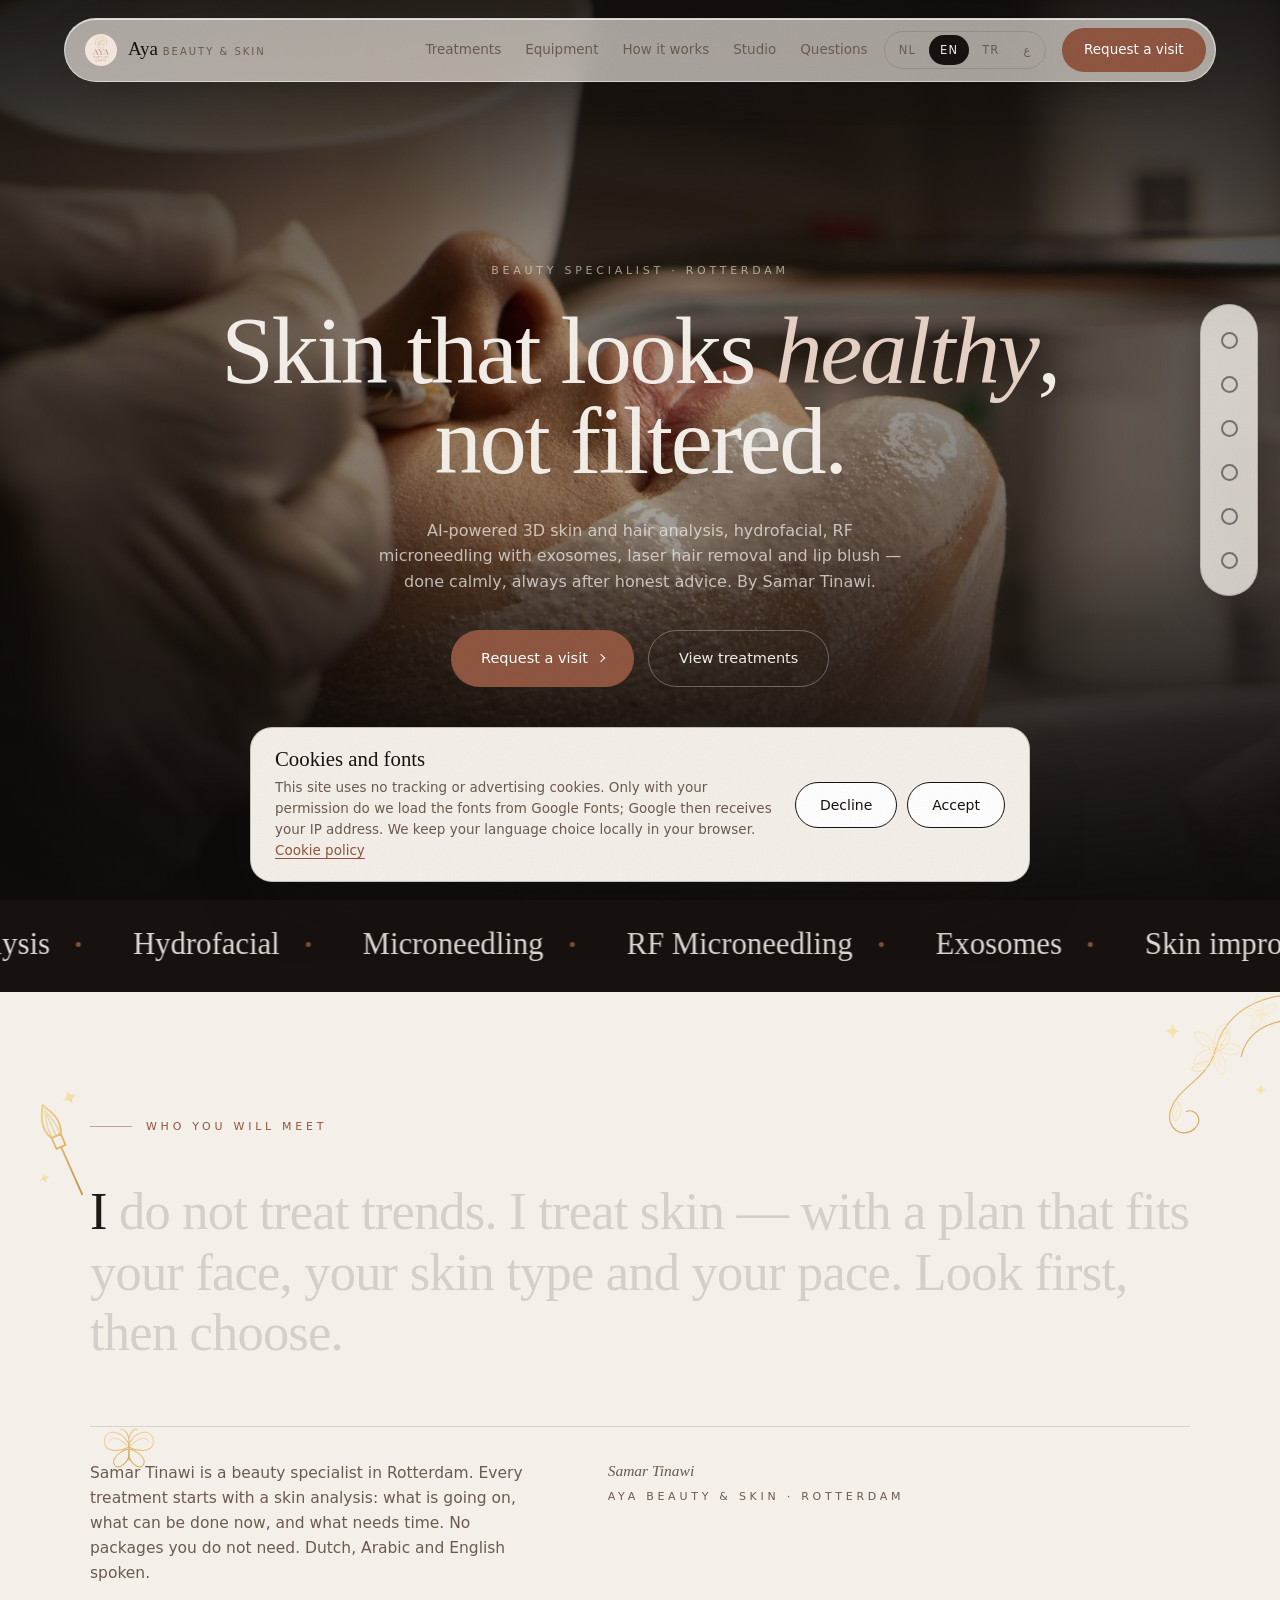
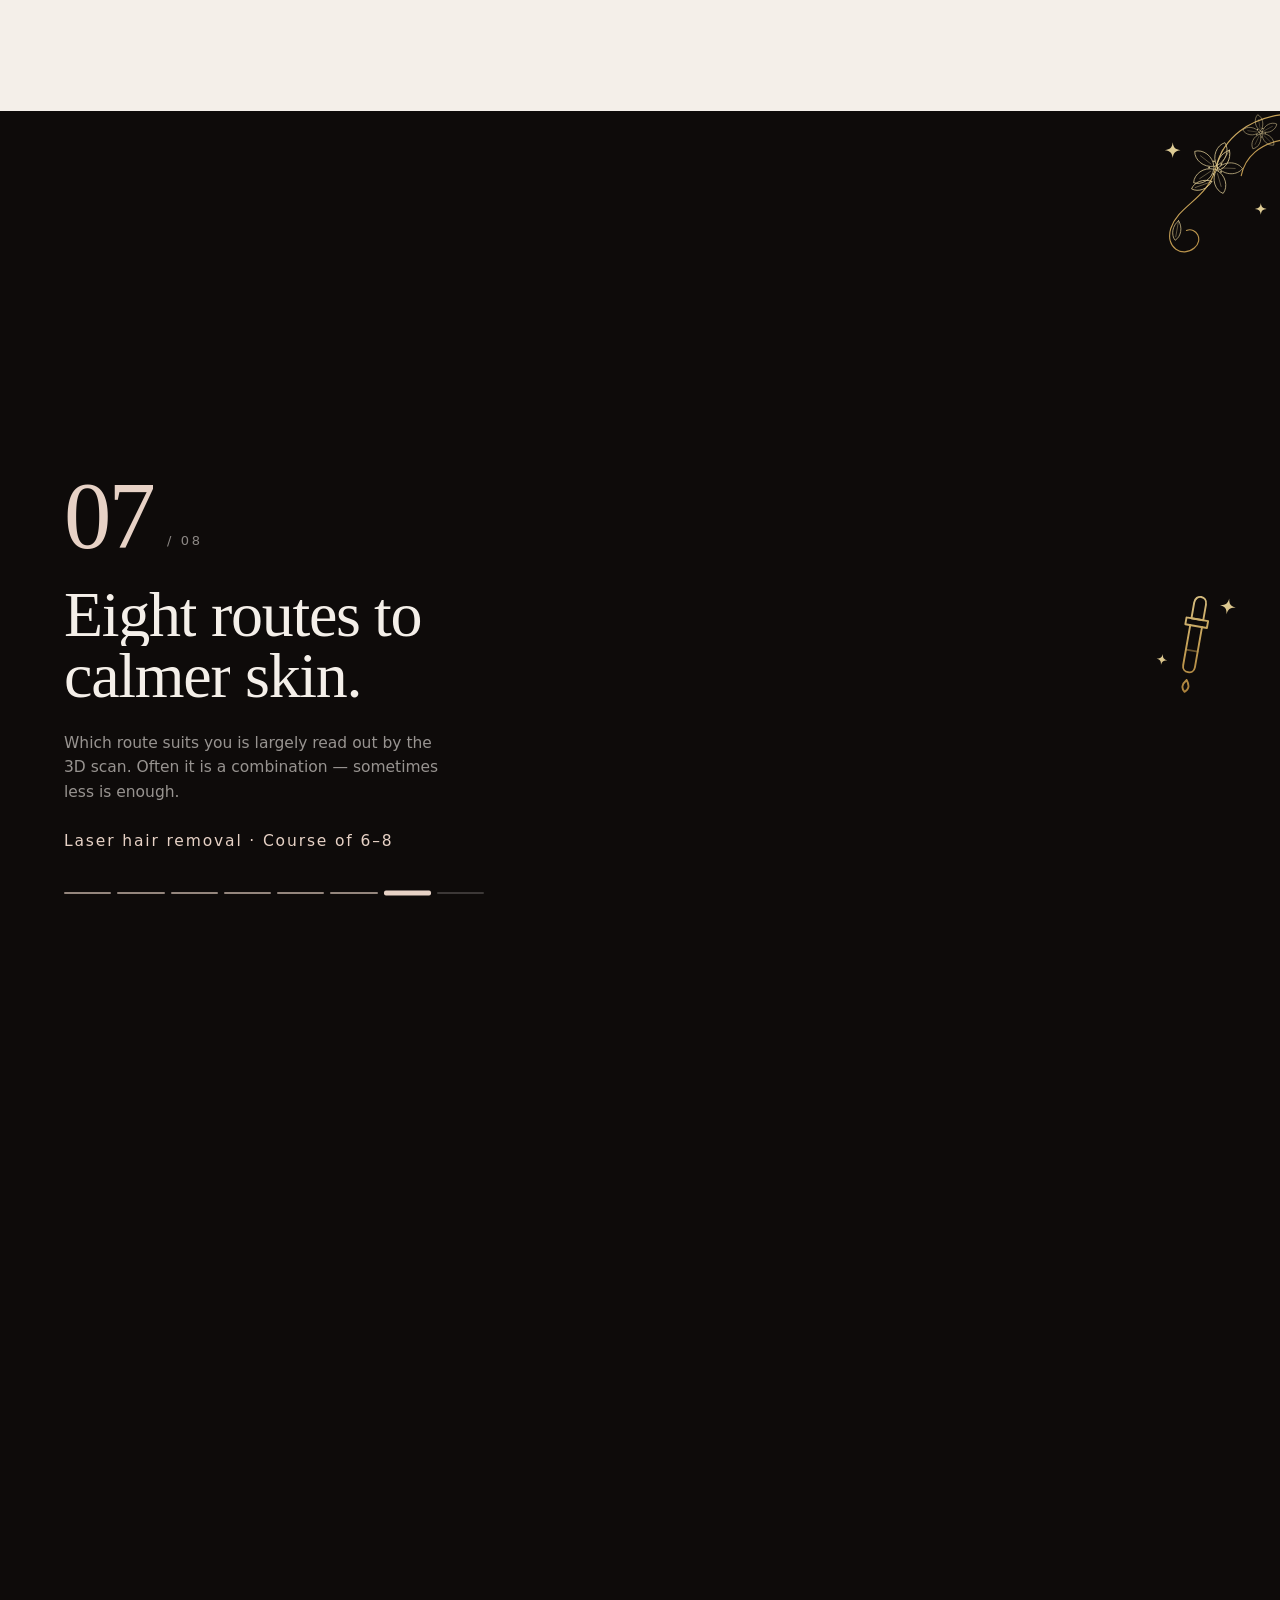
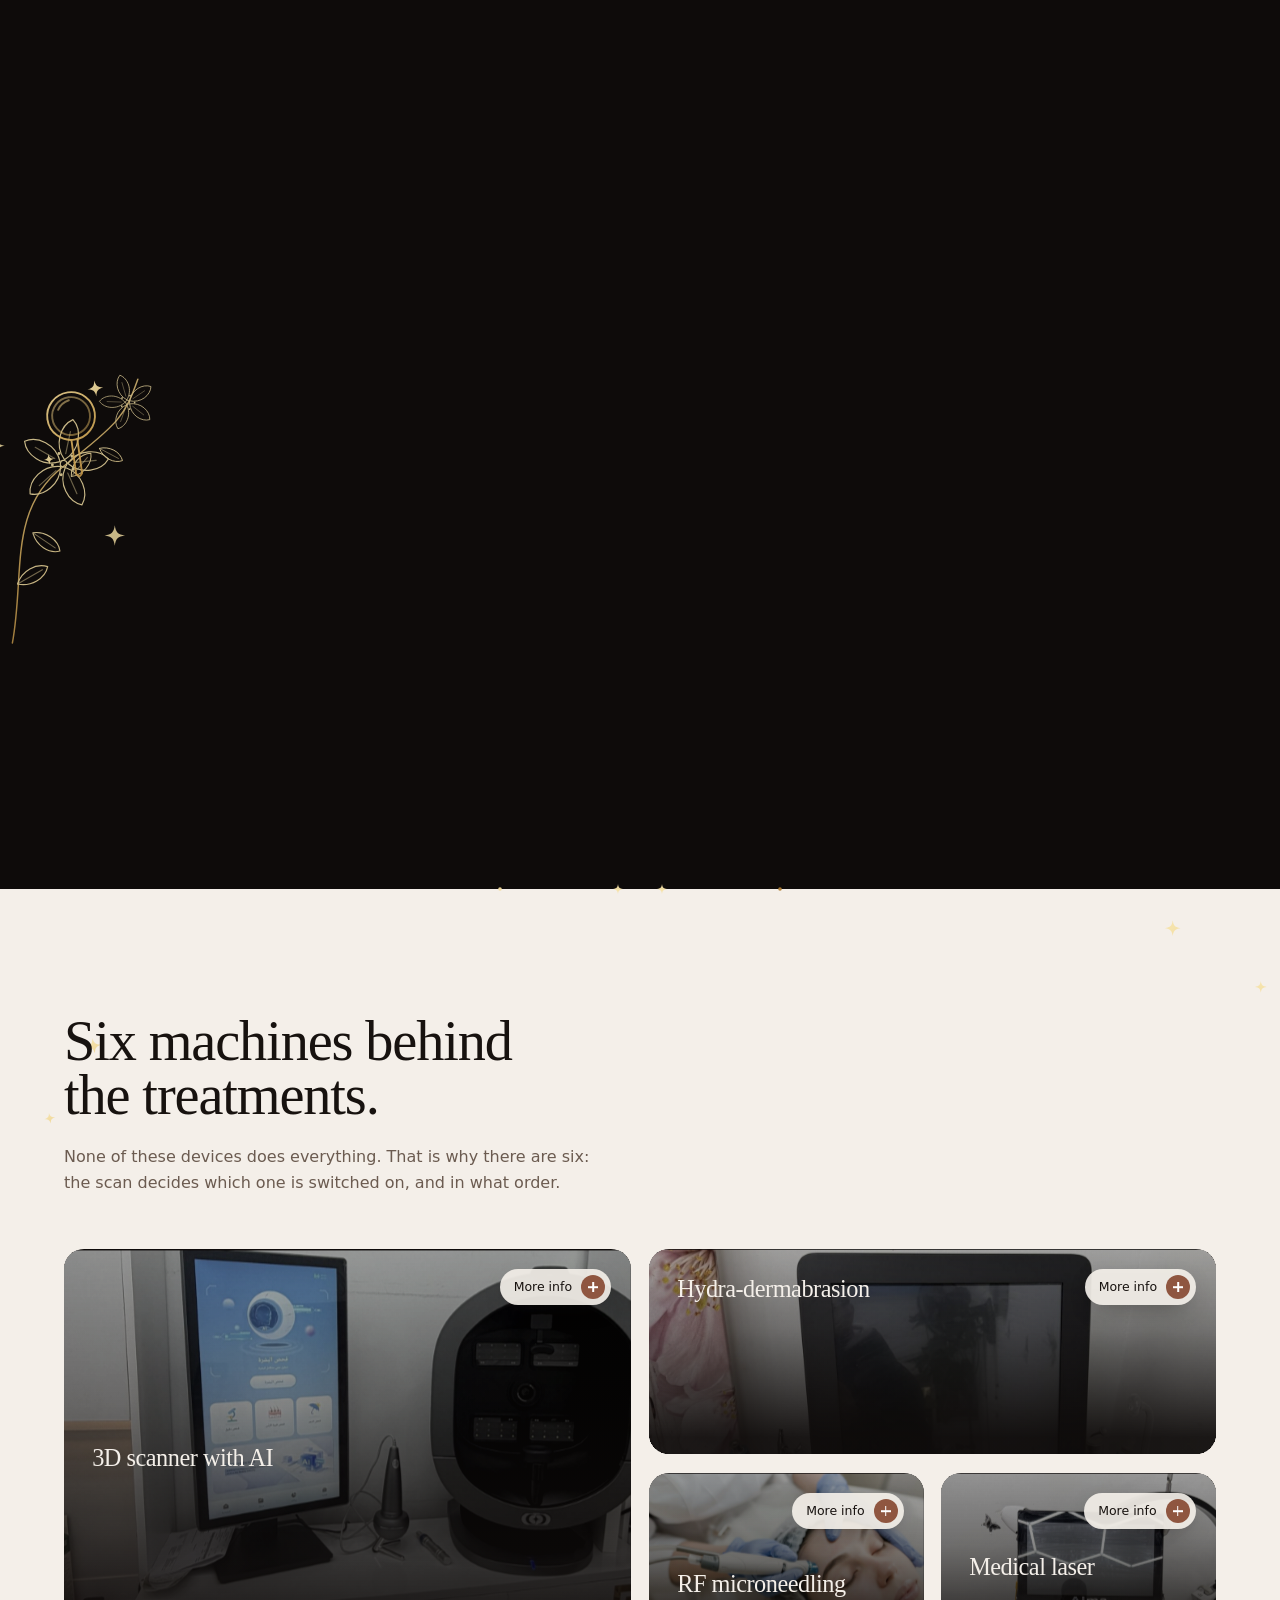
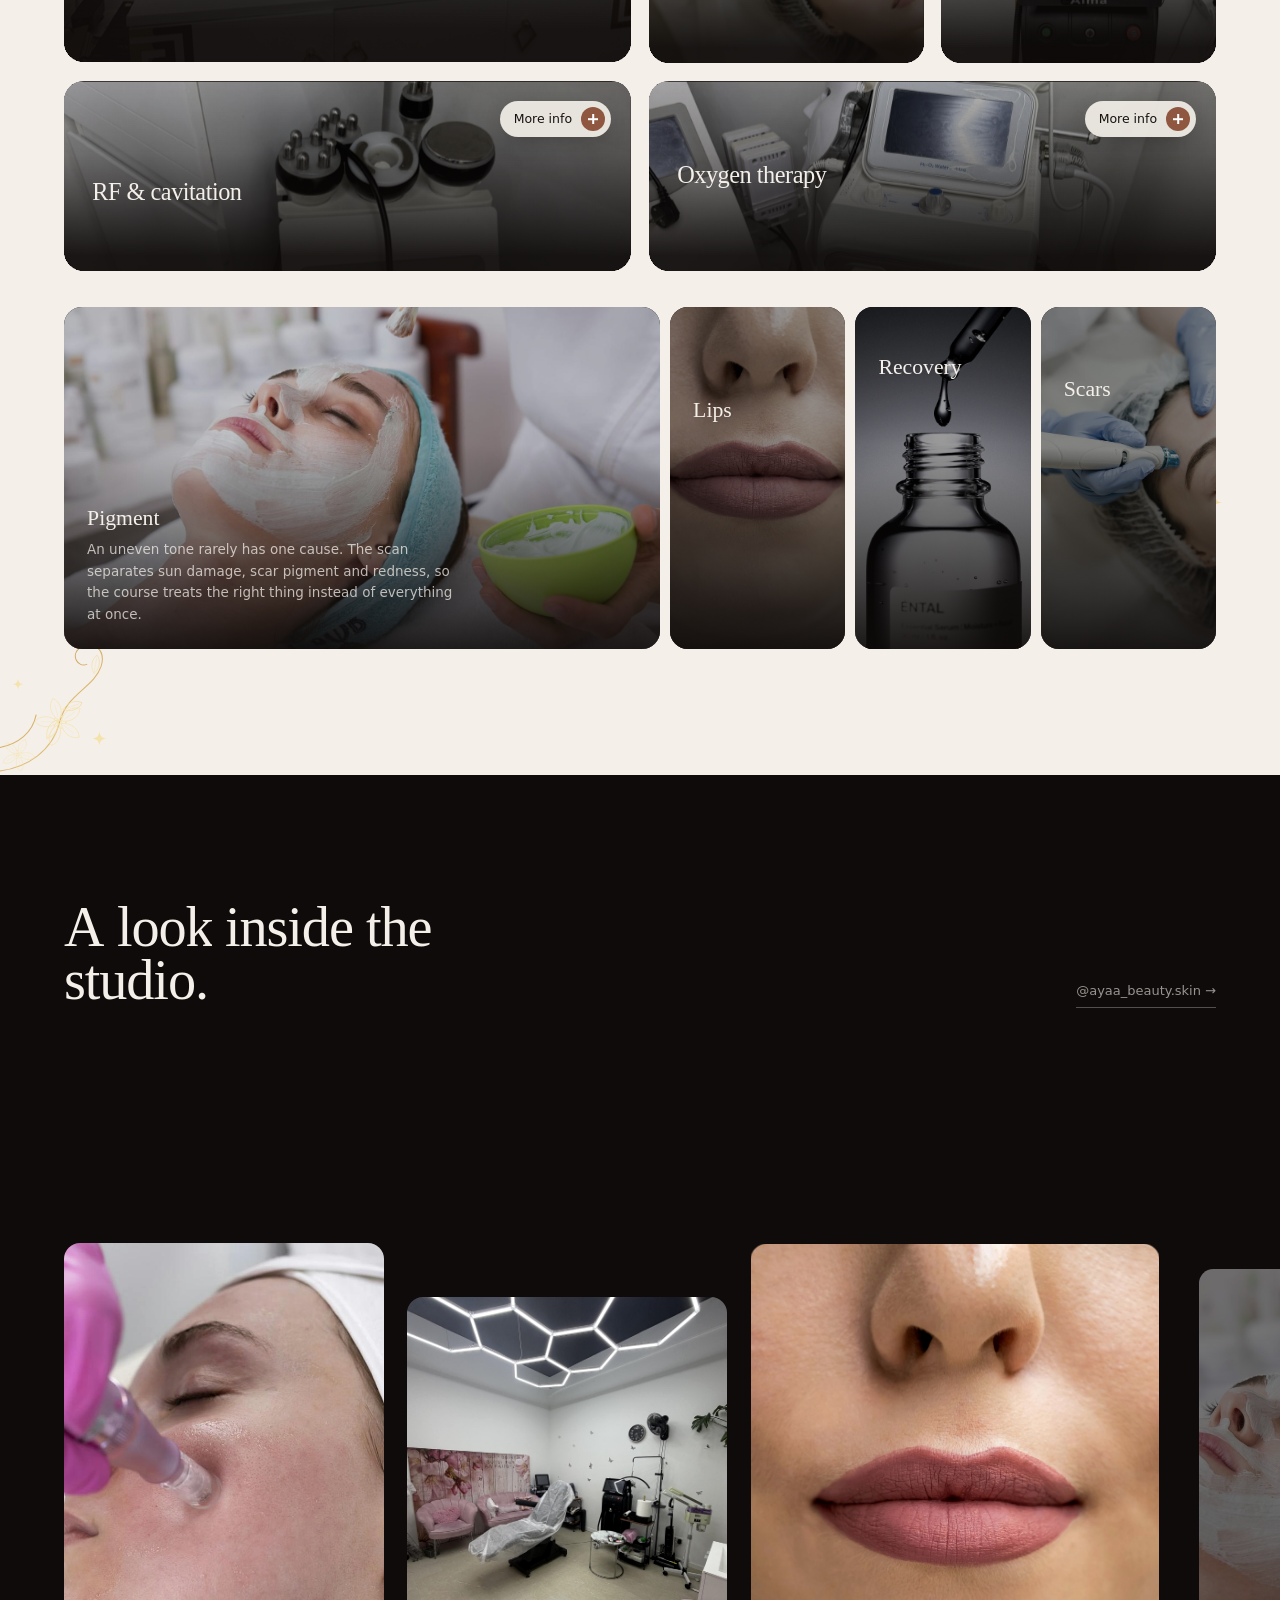
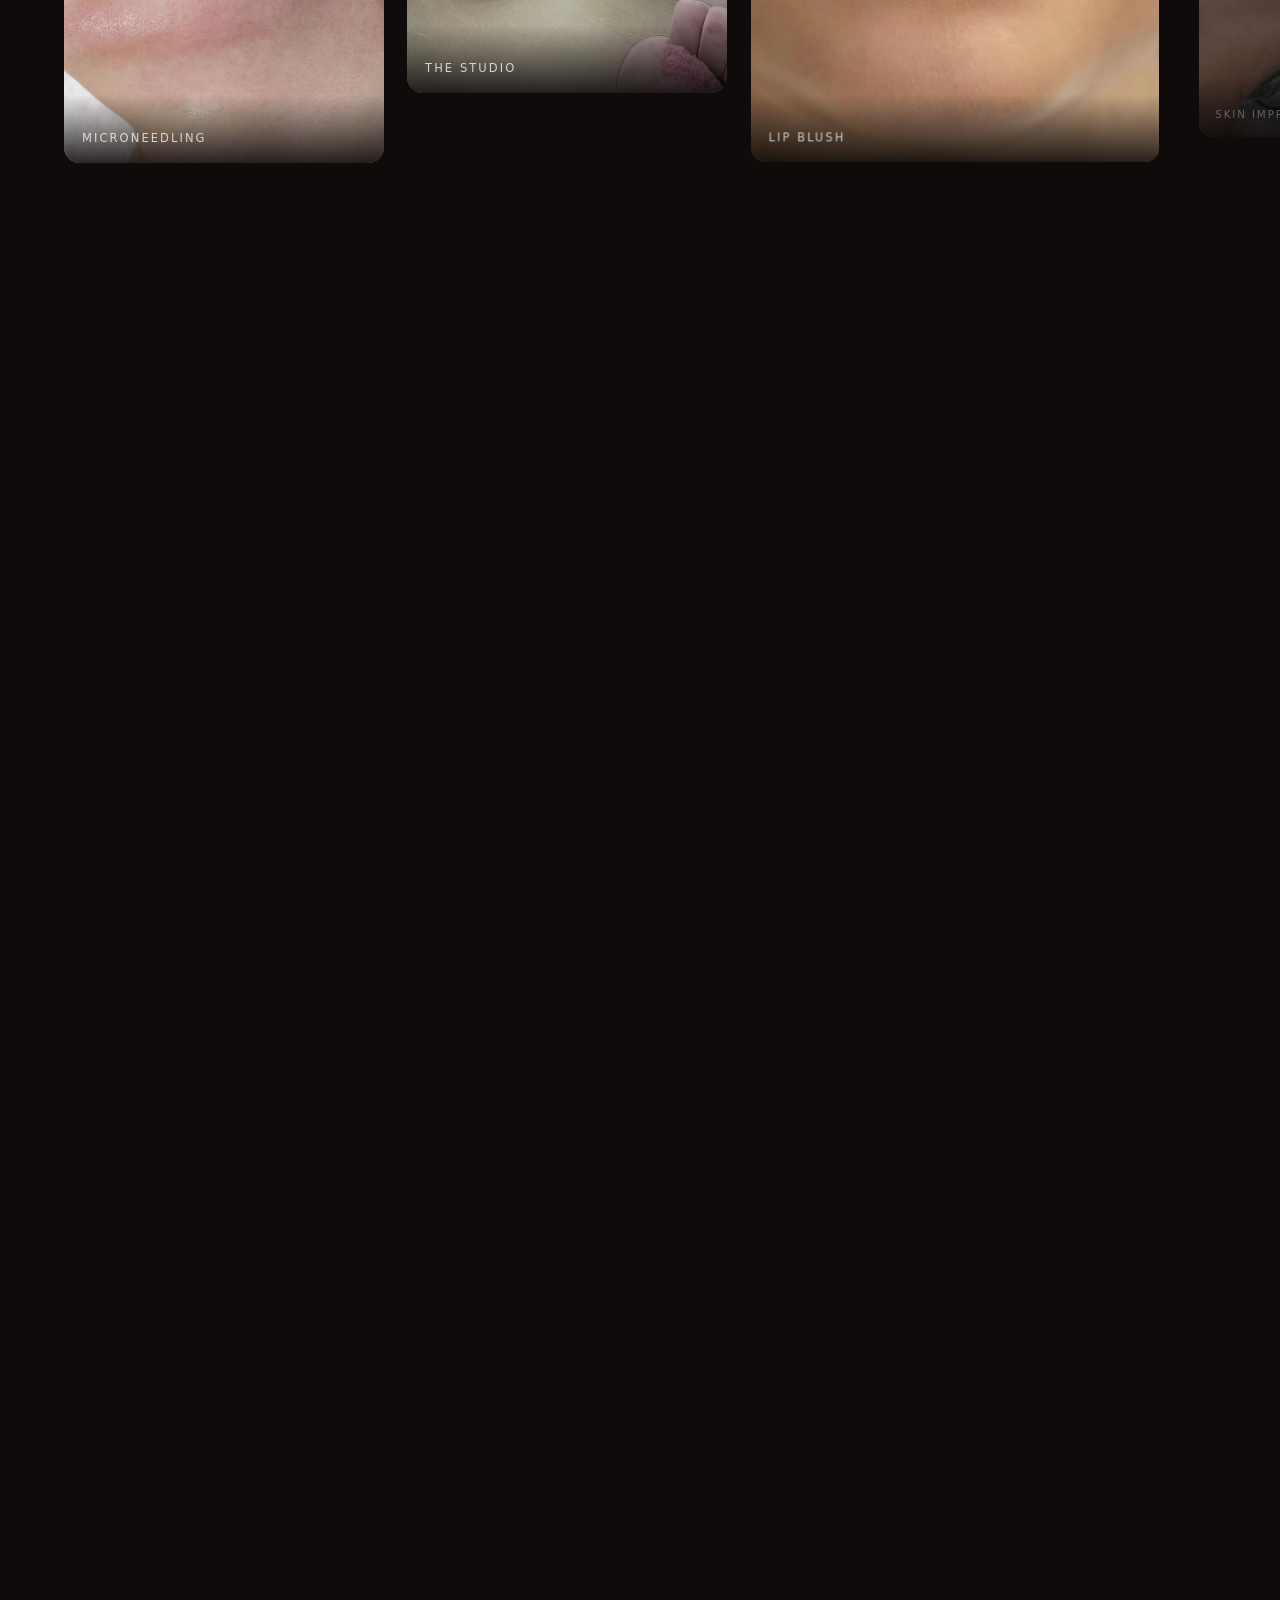
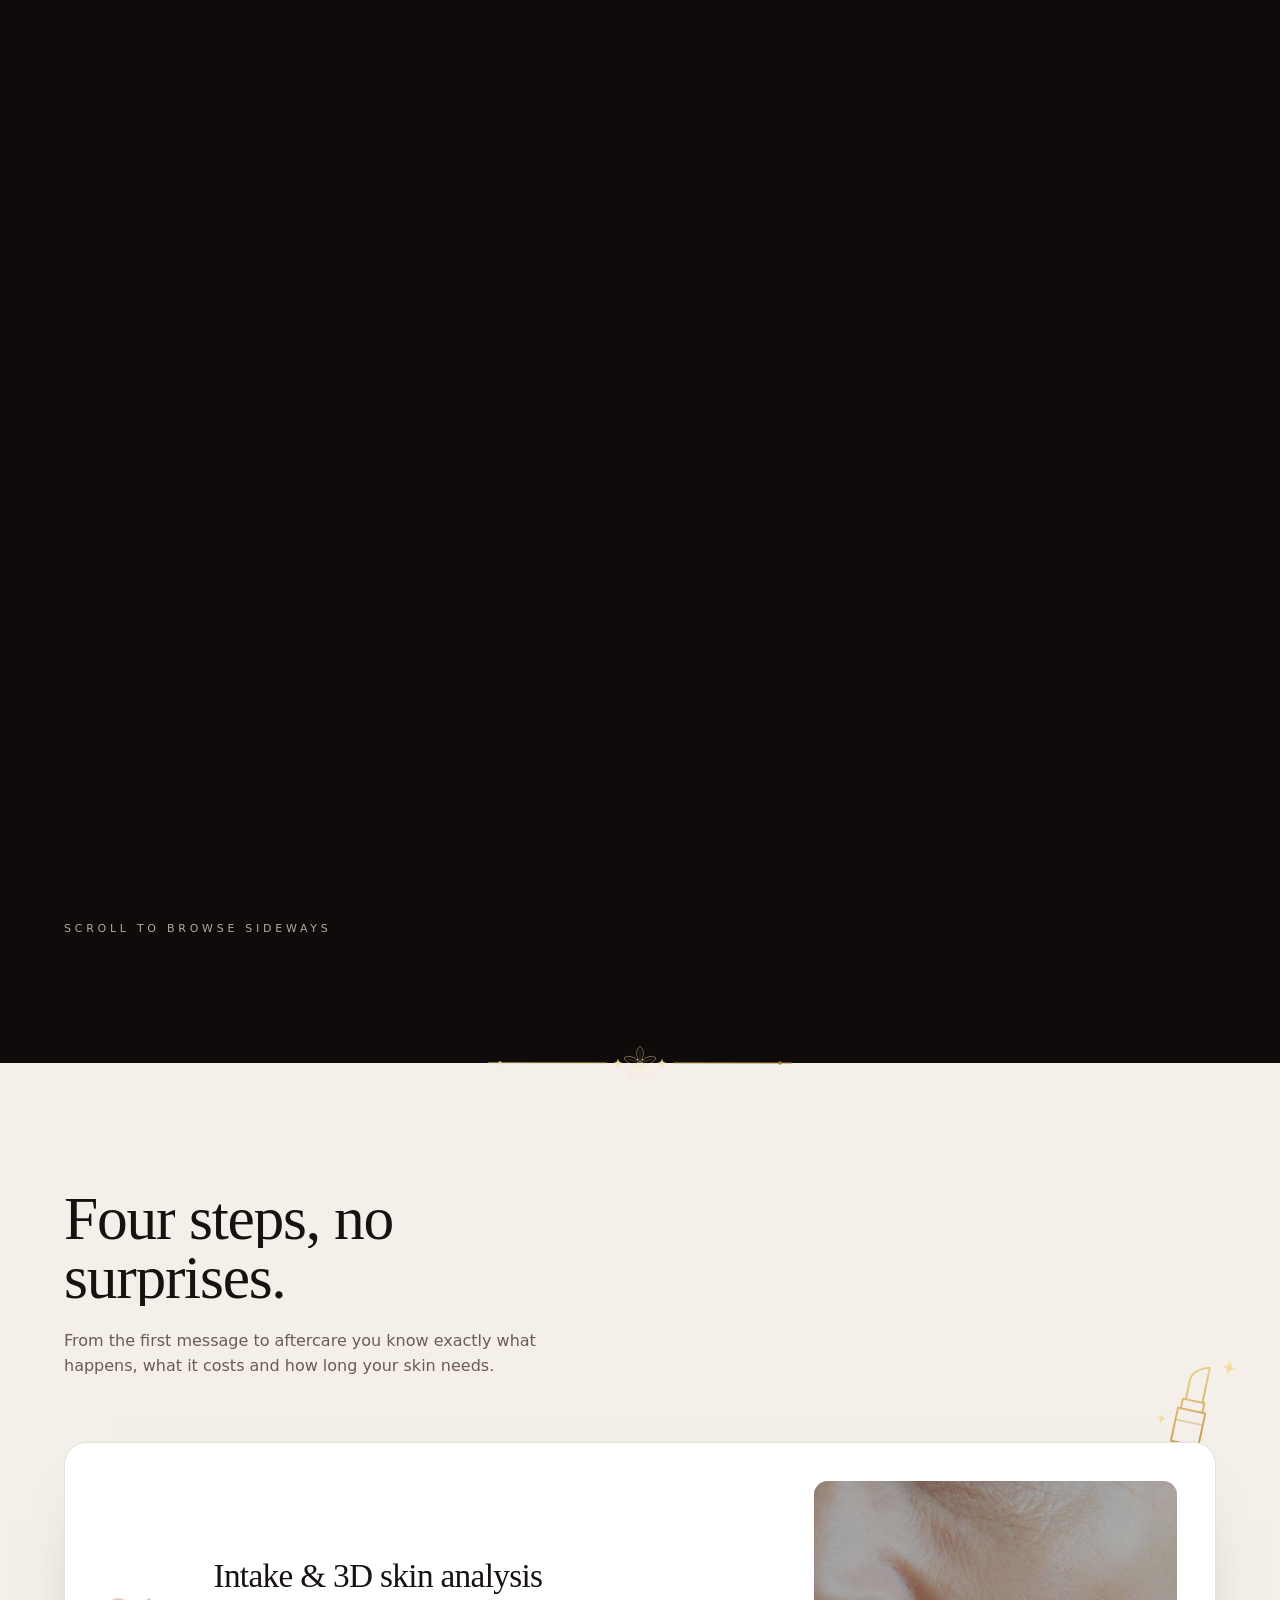
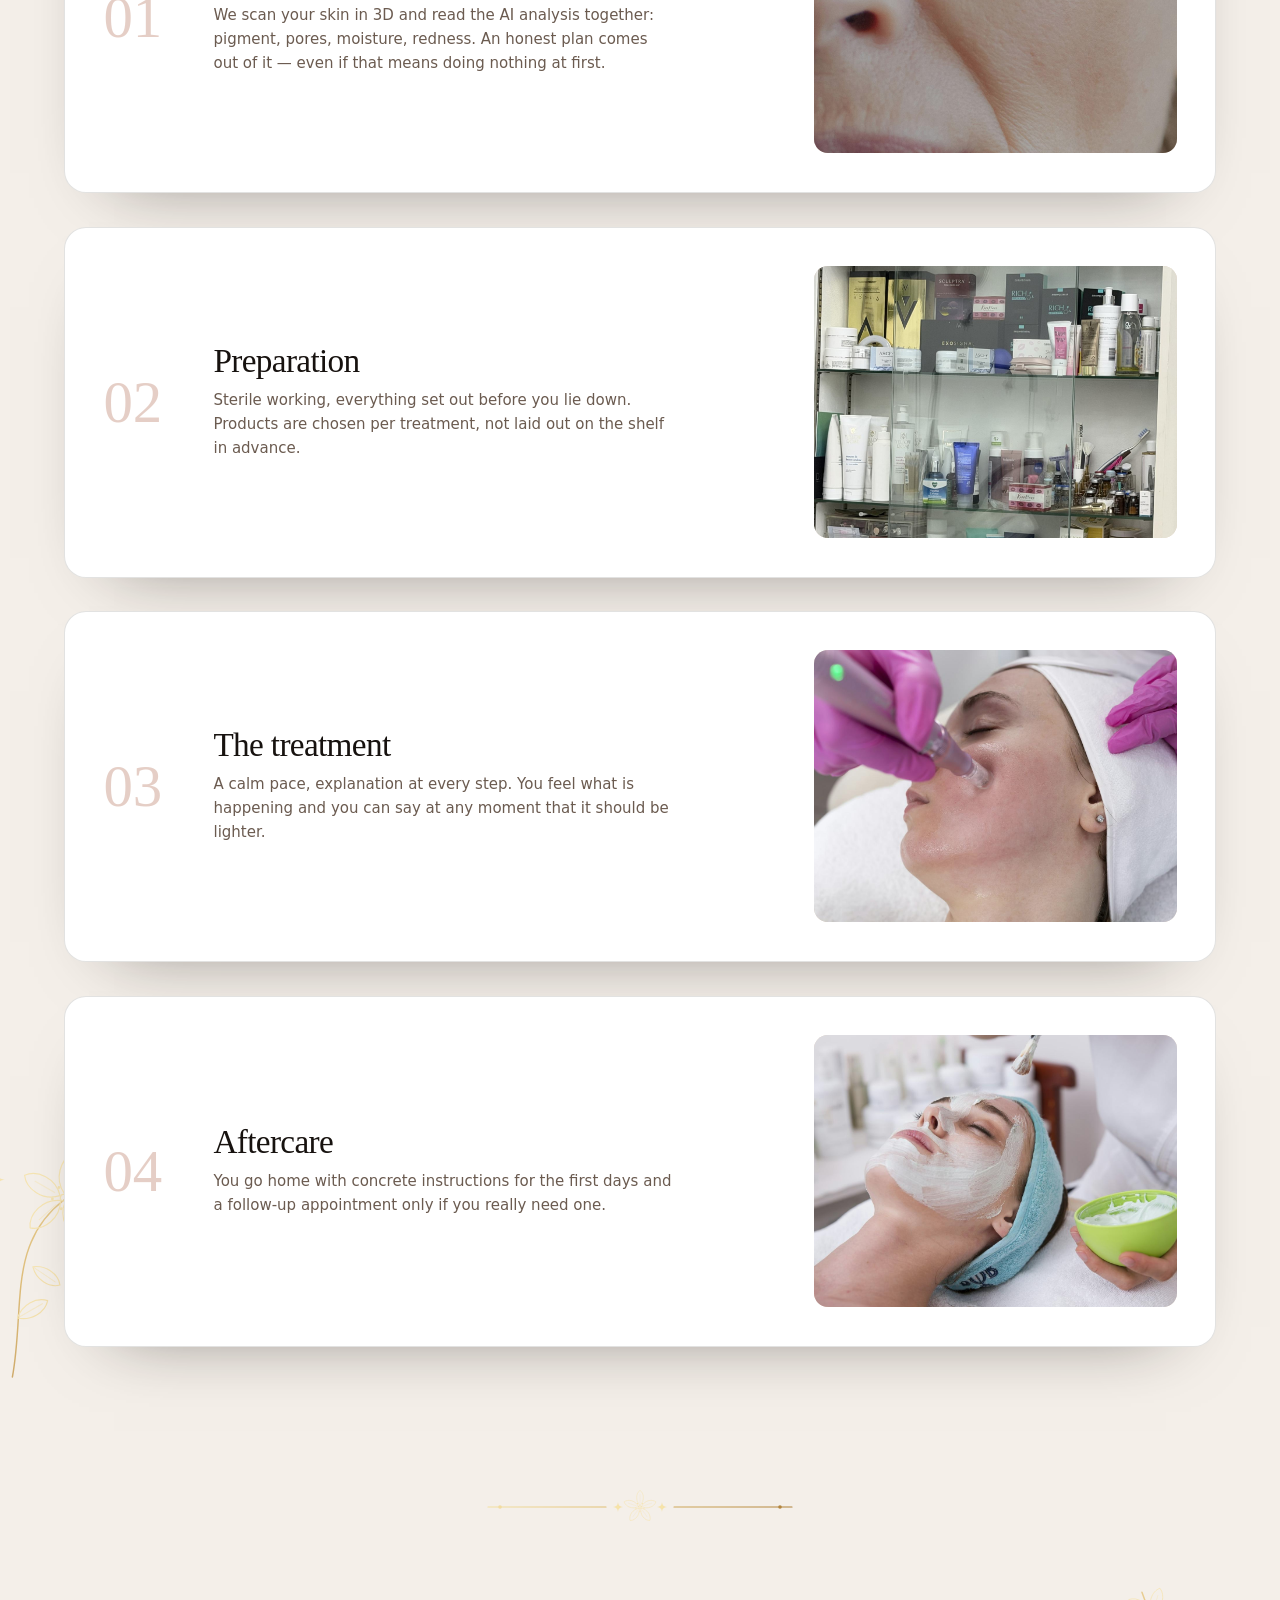
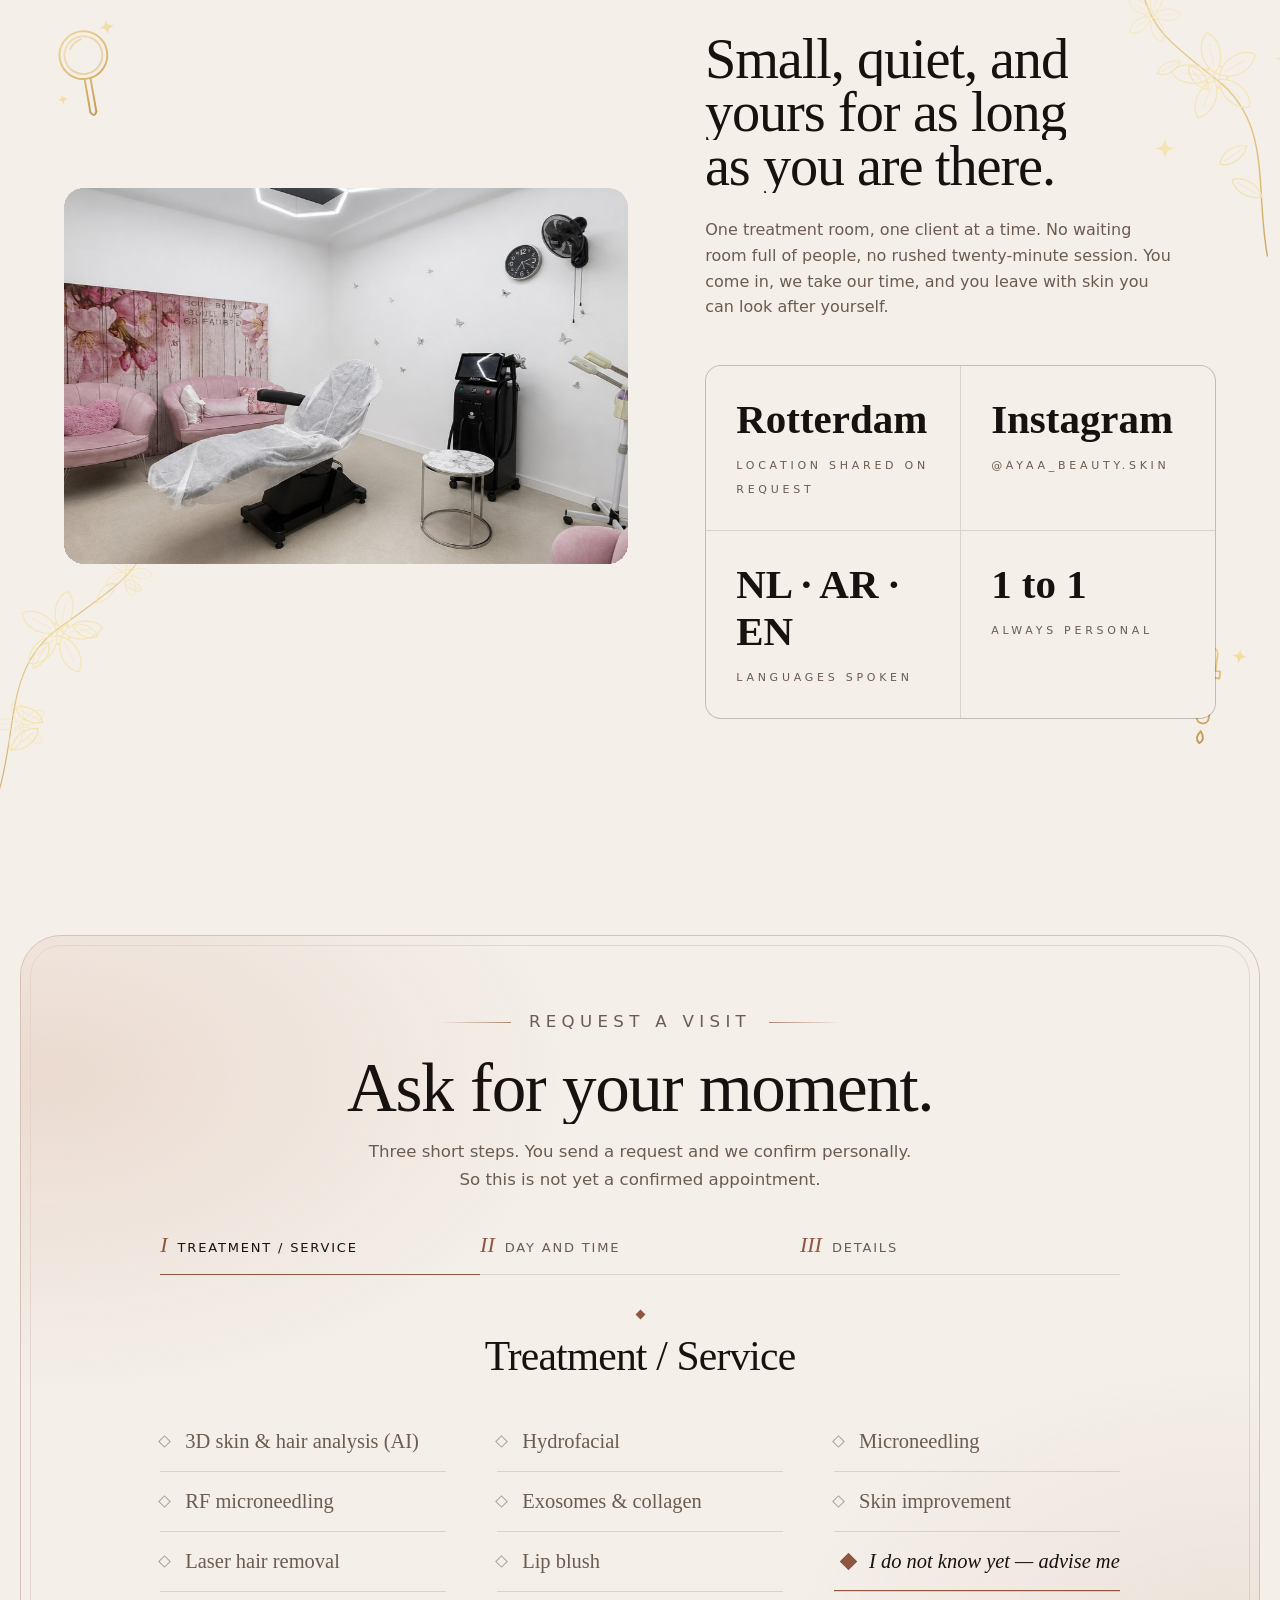
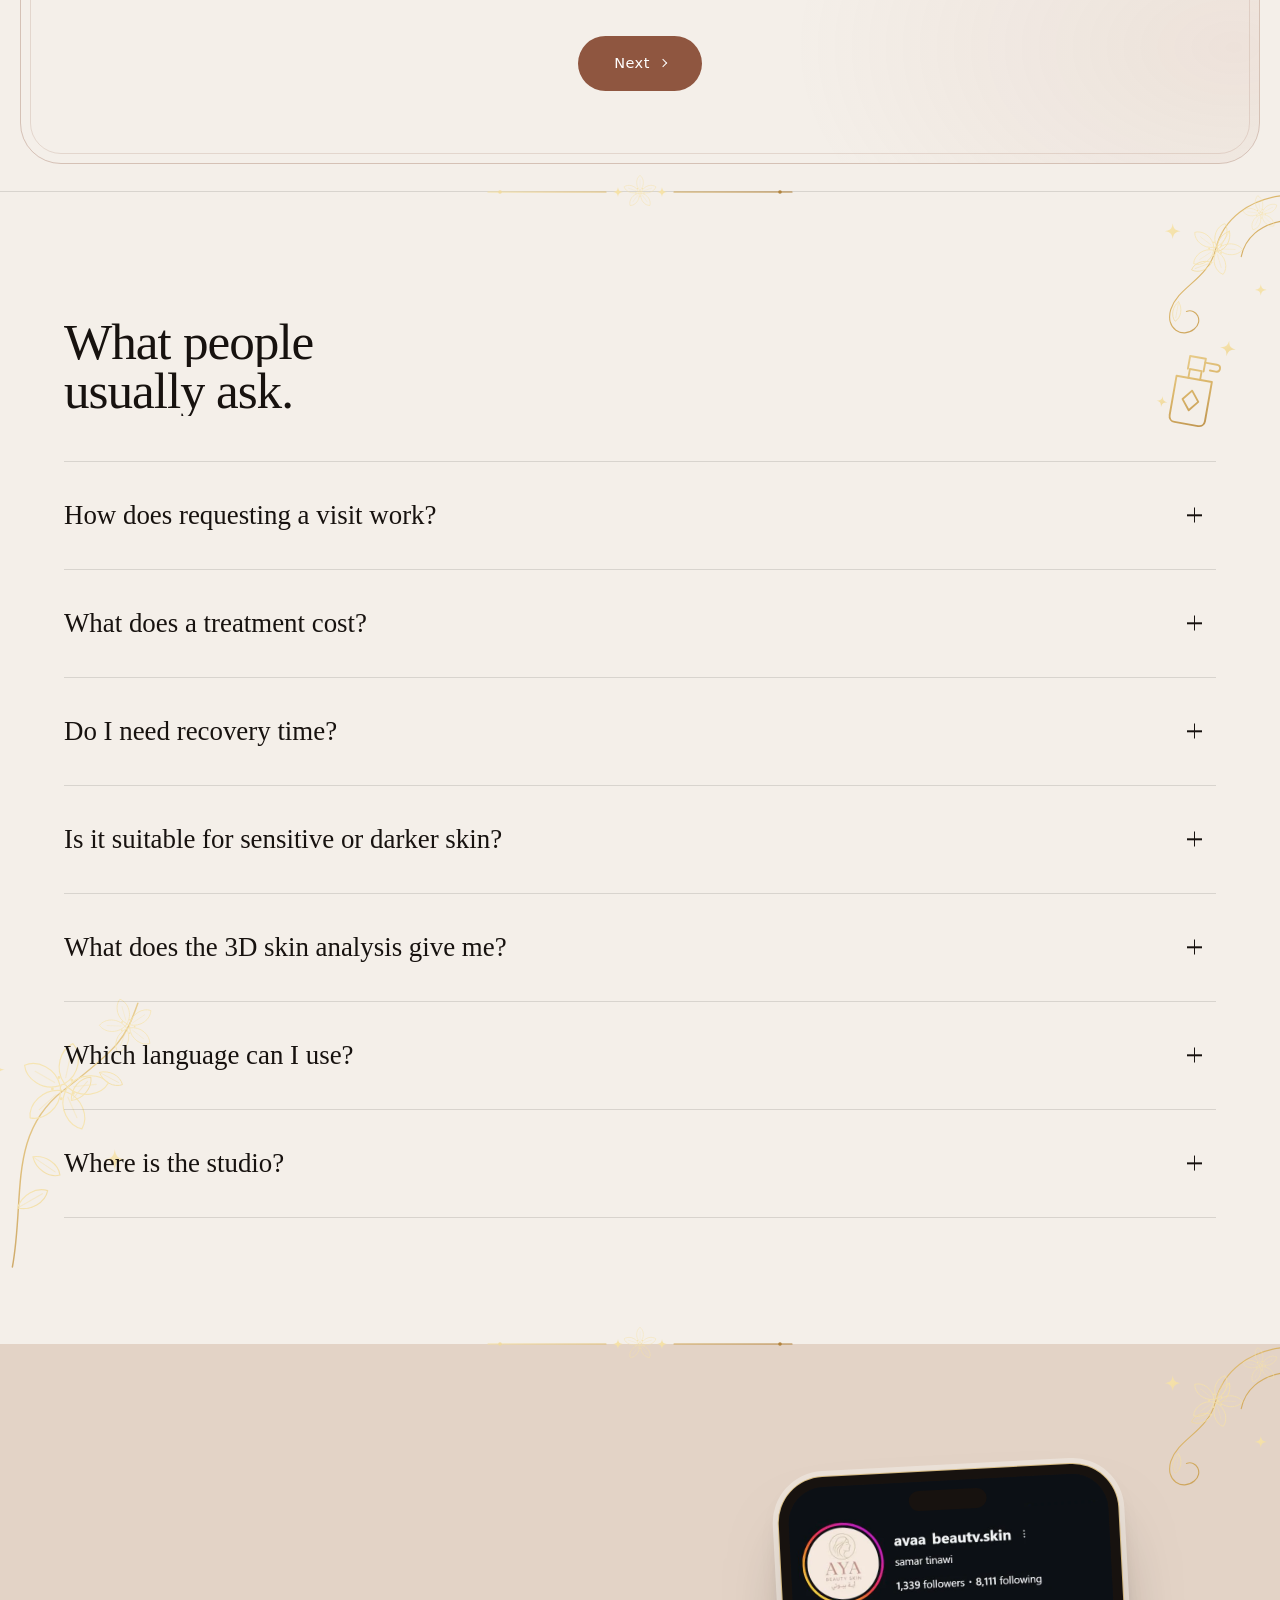
<file: en/index.html>
<!doctype html>
<html lang="en" dir="ltr">
<head>
<meta charset="utf-8">
<meta name="viewport" content="width=device-width,initial-scale=1,viewport-fit=cover">
<link rel="icon" href="/favicon.ico" sizes="any">
<link rel="icon" type="image/png" sizes="48x48" href="/favicon-48.png">
<link rel="icon" type="image/png" sizes="96x96" href="/favicon-96.png">
<link rel="icon" type="image/png" sizes="192x192" href="/favicon-192.png">
<link rel="apple-touch-icon" href="/apple-touch-icon.png">
<meta name="theme-color" content="#0e0b0a">
<!-- seo:start -->
<title>Beauty Specialist Rotterdam — Hydrofacial, Microneedling &amp; Lip Blush | Aya Beauty &amp; Skin</title>
<meta name="description" id="metaDesc" content="Beauty specialist in Rotterdam: hydrofacial, microneedling, RF microneedling, laser hair removal and lip blush with Samar Tinawi. Request an appointment online.">
<link rel="canonical" href="https://ayabeautyskin.studio/en/">
<link rel="alternate" hreflang="nl" href="https://ayabeautyskin.studio/">
<link rel="alternate" hreflang="en" href="https://ayabeautyskin.studio/en/">
<link rel="alternate" hreflang="ar" href="https://ayabeautyskin.studio/ar/">
<link rel="alternate" hreflang="tr" href="https://ayabeautyskin.studio/tr/">
<link rel="alternate" hreflang="x-default" href="https://ayabeautyskin.studio/">
<meta name="msvalidate.01" content="EC5ED53C0C46D3856103319869C7036F">
<meta property="og:type" content="website">
<meta property="og:site_name" content="Aya Beauty &amp; Skin">
<meta property="og:locale" content="en_GB">
<meta property="og:locale:alternate" content="nl_NL">
<meta property="og:locale:alternate" content="ar_AR">
<meta property="og:locale:alternate" content="tr_TR">
<meta property="og:url" content="https://ayabeautyskin.studio/en/">
<meta property="og:title" content="Beauty Specialist Rotterdam — Hydrofacial, Microneedling &amp; Lip Blush | Aya Beauty &amp; Skin">
<meta property="og:description" content="Beauty specialist in Rotterdam: hydrofacial, microneedling, RF microneedling, laser hair removal and lip blush with Samar Tinawi. Request an appointment online.">
<meta property="og:image" content="https://ayabeautyskin.studio/img/hero.jpg">
<meta name="twitter:card" content="summary_large_image">
<script type="application/ld+json">{"@context": "https://schema.org", "@type": "BeautySalon", "@id": "https://ayabeautyskin.studio/#salon", "name": "Aya Beauty & Skin", "url": "https://ayabeautyskin.studio/en/", "description": "Hydrofacial, microneedling, RF microneedling, laser hair removal and lip blush with beauty specialist Samar Tinawi in Rotterdam. Request an appointment online.", "inLanguage": "en", "image": "https://ayabeautyskin.studio/img/hero.jpg", "logo": "https://ayabeautyskin.studio/apple-touch-icon.png", "telephone": "+31685070325", "address": {"@type": "PostalAddress", "addressLocality": "Rotterdam", "addressCountry": "NL"}, "areaServed": "Rotterdam", "founder": {"@type": "Person", "name": "Samar Tinawi"}, "knowsLanguage": ["nl", "ar", "en"], "sameAs": ["https://www.instagram.com/ayaa_beauty.skin/"]}</script>
<script type="application/ld+json">{"@context": "https://schema.org", "@type": "FAQPage", "inLanguage": "en", "mainEntity": [{"@type": "Question", "name": "How does requesting a visit work?", "acceptedAnswer": {"@type": "Answer", "text": "Fill in the three short steps above. Your request goes to us via WhatsApp or e-mail — whichever you choose. Samar checks the diary and tells you personally whether the moment works."}}, {"@type": "Question", "name": "What does a treatment cost?", "acceptedAnswer": {"@type": "Answer", "text": "The price depends on the treatment and whether it is a single session or a course. You hear the full amount during the intake, before anything happens — never a surprise afterwards."}}, {"@type": "Question", "name": "Do I need recovery time?", "acceptedAnswer": {"@type": "Answer", "text": "With a hydrofacial, no: you can simply walk out afterwards. With microneedling and lip blush your skin is redder and more sensitive for a few days. You are told exactly how many days to plan for."}}, {"@type": "Question", "name": "Is it suitable for sensitive or darker skin?", "acceptedAnswer": {"@type": "Answer", "text": "Yes, but the approach differs. Skin type, pigment sensitivity and your reaction to earlier treatments determine the strength and build-up of the course. That is exactly why the intake exists."}}, {"@type": "Question", "name": "Which language can I use?", "acceptedAnswer": {"@type": "Answer", "text": "Dutch, Arabic or English — whichever you feel most comfortable in. نتكلم العربية."}}, {"@type": "Question", "name": "What does the 3D skin analysis give me?", "acceptedAnswer": {"@type": "Answer", "text": "Measurements for pigment, pores, moisture level, redness and fine lines — and for hair density and hair growth on your scalp — plus the same scan again after your course. So you see progress in numbers, not just in a feeling. The analysis also decides which treatment you really need."}}, {"@type": "Question", "name": "Where is the studio?", "acceptedAnswer": {"@type": "Answer", "text": "In Rotterdam, by request. You receive the exact location once we have replied to your request. View on Google Maps ."}}]}</script>
<!-- seo:end -->
<style>
[hidden]:not([hidden="until-found" i]){display:none!important}
html{scrollbar-width:none;-ms-overflow-style:none}html::-webkit-scrollbar{display:none;width:0;height:0}
:root{
  --bone:#F4EFE9; --ink:#17120F; --clay:#B4735A; --clay-soft:#E7D2C6;
  --sand:#E3D3C6; --night:#0E0B0A; --muted:#6B5B50; --clay-deep:#8F5640; --line:rgba(23,18,15,.12);
  --display:'Instrument Serif',Georgia,serif;
  --ui:'Outfit',system-ui,-apple-system,sans-serif;
  --track:.34em;
  --gutter:clamp(20px,5vw,140px);
  --maxw:2400px;
  --grain:url("data:image/svg+xml,%3Csvg xmlns='http://www.w3.org/2000/svg' width='200' height='200'%3E%3Cfilter id='n'%3E%3CfeTurbulence type='fractalNoise' baseFrequency='.8' numOctaves='4'/%3E%3C/filter%3E%3Crect width='100%25' height='100%25' filter='url(%23n)' opacity='.4'/%3E%3C/svg%3E");
}

/* ── Arabic type system: no tracking, no uppercase, more leading ── */
html[lang="ar"]{
  --display:'Amiri','Instrument Serif',Georgia,serif;
  --ui:'IBM Plex Sans Arabic','Outfit',system-ui,sans-serif;
  --track:0;
}
html[lang="ar"] h1,html[lang="ar"] h2,html[lang="ar"] h3,html[lang="ar"] .display{line-height:1.3;letter-spacing:0}
html[lang="ar"] .scrub-text{line-height:1.5}
html[lang="ar"] .it,html[lang="ar"] em,html[lang="ar"] .sig{font-style:normal}
html[lang="ar"] .kicker,html[lang="ar"] .intro-label,html[lang="ar"] .chip,
html[lang="ar"] .brand-sub,html[lang="ar"] .foot-col strong,html[lang="ar"] .fact span,
html[lang="ar"] .frame figcaption,html[lang="ar"] .svc-count,html[lang="ar"] .gal-scroll-note,
html[lang="ar"] .scroll-hint,html[lang="ar"] .foot-base,html[lang="ar"] .nav-link,
html[lang="ar"] .btn,html[lang="ar"] .nav-cta,html[lang="ar"] .field label,
html[lang="ar"] .bk-note,html[lang="ar"] .sum-row span{letter-spacing:0;text-transform:none}
html[lang="ar"] .kicker,html[lang="ar"] .intro-label,html[lang="ar"] .chip,
html[lang="ar"] .brand-sub,html[lang="ar"] .foot-col strong,html[lang="ar"] .fact span,
html[lang="ar"] .svc-count,html[lang="ar"] .gal-scroll-note,html[lang="ar"] .field label,
html[lang="ar"] .sum-row span{font-size:12.5px}

*{box-sizing:border-box;margin:0;padding:0}
html{-webkit-text-size-adjust:100%;scroll-behavior:smooth;color-scheme:light}
body{
  background:var(--bone);color:var(--ink);
  font-family:var(--ui);font-weight:300;font-size:clamp(15px,1.05vw,17px);
  line-height:1.6;-webkit-font-smoothing:antialiased;
  overflow-x:clip;width:100%;max-width:100%;
}
main{overflow-x:clip;width:100%;max-width:100%}
img{display:block;max-width:100%}
a{color:inherit;text-decoration:none}
button,input,select,textarea{font:inherit;color:inherit}
::selection{background:var(--clay-deep);color:#fff}

h1,h2,h3,.display{font-family:var(--display);font-weight:400;line-height:.95;letter-spacing:-.02em}
.it{font-style:italic;color:var(--clay)}
.shell{max-width:var(--maxw);margin:0 auto;padding-inline:var(--gutter);width:100%}
.sec{padding-block:clamp(90px,14vh,190px)}
.ltr{direction:ltr;display:inline-block;unicode-bidi:isolate}

body::after{content:'';position:fixed;inset:0;pointer-events:none;z-index:200;
  background-image:var(--grain);opacity:.22;mix-blend-mode:multiply}

/* ─────────────── NAV ─────────────── */
.nav{
  position:fixed;top:calc(env(safe-area-inset-top,0px) + clamp(12px,2vh,22px));inset-inline-start:50%;translate:-50% 0;z-index:120;
  width:min(1560px,calc(100% - 2*var(--gutter)));
  display:flex;align-items:center;gap:16px;
  padding:9px 9px 9px 20px;border-radius:999px;
  background:rgba(244,239,233,.66);backdrop-filter:blur(18px) saturate(1.4);
  -webkit-backdrop-filter:blur(18px) saturate(1.4);
  border:1px solid rgba(255,255,255,.55);
  box-shadow:0 1px 0 rgba(255,255,255,.7) inset,0 12px 40px -18px rgba(23,18,15,.5);
  transition:background .5s ease,color .5s ease,border-color .5s ease;
}
[dir="rtl"] .nav{translate:50% 0;padding:9px 20px 9px 9px}
.nav.on-dark{background:rgba(14,11,10,.5);border-color:rgba(255,255,255,.14);color:var(--bone)}
.nav.on-dark .nav-link{color:rgba(244,239,233,.7)}
.nav.on-dark .nav-link:hover{color:var(--bone)}
.nav.on-dark .brand-sub{color:rgba(244,239,233,.5)}
.nav.on-dark .lang{border-color:rgba(244,239,233,.24)}
.nav.on-dark .lang button{color:rgba(244,239,233,.55)}
.nav.on-dark .lang button[aria-pressed="true"]{background:rgba(244,239,233,.14);color:var(--bone)}
.brand{display:flex;align-items:center;gap:11px;margin-inline-end:auto;min-width:0}
.brand{border:0;background:none;cursor:pointer;font:inherit;color:inherit;padding:0;text-align:start}
.brand img{width:32px;height:32px;border-radius:50%;object-fit:cover;flex:none}
.brand-name{font-family:var(--display);font-size:19px;line-height:1}
.brand-sub{font-size:10px;letter-spacing:.2em;text-transform:uppercase;color:var(--muted);line-height:1;margin-top:3px}
.nav-links{display:flex;gap:24px}
.nav-link{font-size:13.5px;color:var(--muted);position:relative;padding-block:4px;transition:color .3s;white-space:nowrap}
.nav-link::after{content:'';position:absolute;inset-inline-start:0;bottom:0;height:1px;width:0;background:currentColor;transition:width .45s cubic-bezier(.2,.8,.2,1)}
.nav-link:hover{color:var(--ink)}
.nav-link:hover::after{width:100%}
.lang{display:flex;align-items:center;gap:2px;padding:3px;border:1px solid var(--line);border-radius:999px;flex:none}
.lang button{border:0;background:none;cursor:pointer;border-radius:999px;padding:6px 11px;
  font-size:11.5px;letter-spacing:.1em;color:var(--muted);transition:background .35s,color .35s}
.lang button[aria-pressed="true"]{background:var(--ink);color:var(--bone)}
.nav-cta{font-size:13.5px;padding:11px 22px;border-radius:999px;background:var(--ink);color:var(--bone);
  white-space:nowrap;transition:background .4s,scale .4s cubic-bezier(.2,.8,.2,1)}
.nav-cta:hover{background:var(--clay-deep);scale:1.03}
@media(max-width:1000px){.nav-links{display:none}.nav{padding-inline-start:14px}}
@media(max-width:460px){.brand-sub{display:none}}
@media(max-width:520px){.nav{gap:6px;padding:7px 7px 7px 10px}.brand{gap:7px}.brand img{width:28px;height:28px}.brand-name{font-size:17px}.nav-cta{font-size:12px;padding:10px 12px;white-space:nowrap}.lang button{padding-inline:8px}}

/* ─────────────── QUICK-JUMP SIDE NAV ─────────────── */
.quicknav{position:fixed;inset-inline-end:22px;top:50%;translate:0 -50%;z-index:110;
  display:flex;flex-direction:column;gap:10px;padding:18px 11px;border-radius:999px;
  background:rgba(244,239,233,.82);backdrop-filter:blur(14px) saturate(1.3);-webkit-backdrop-filter:blur(14px) saturate(1.3);
  border:1px solid rgba(23,18,15,.16);box-shadow:0 14px 40px -16px rgba(23,18,15,.55);
  transition:background .5s,border-color .5s}
.quicknav a{position:relative;display:grid;place-items:center;width:34px;height:34px;flex:none}
.quicknav a i{display:block;width:17px;height:17px;border-radius:50%;border:2.5px solid rgba(23,18,15,.5);
  background:transparent;transition:background .35s,border-color .35s,scale .35s cubic-bezier(.2,.8,.2,1)}
.quicknav a{--sx:18px}
[dir="rtl"] .quicknav a{--sx:-18px}
.quicknav a i{transition:background .35s,border-color .35s,scale .45s cubic-bezier(.34,1.8,.5,1),box-shadow .35s}
.quicknav a:hover i,.quicknav a:focus-visible i{border-color:var(--clay);background:var(--clay-deep);scale:1.55;box-shadow:0 0 0 6px rgba(180,115,90,.22)}
/* dock-style magnify: neighbours swell a little as the pointer passes */
.quicknav a:hover + a i,.quicknav a:has(+ a:hover) i{scale:1.28}
.quicknav a.is-active i{background:var(--clay-deep);border-color:var(--clay);scale:1.2;animation:qn-ping 2.2s ease-out infinite}
@keyframes qn-ping{0%{box-shadow:0 0 0 0 rgba(180,115,90,.55)}70%,100%{box-shadow:0 0 0 11px rgba(180,115,90,0)}}
.quicknav a::after{content:attr(aria-label);position:absolute;inset-inline-end:48px;top:50%;
  translate:var(--sx) -50%;scale:.82;transform-origin:right center;
  white-space:nowrap;font-size:15px;font-weight:400;letter-spacing:.04em;color:var(--bone);background:var(--ink);
  padding:9px 18px;border-radius:999px;box-shadow:0 10px 30px -14px rgba(23,18,15,.6);
  opacity:0;pointer-events:none;
  transition:opacity .25s,translate .55s cubic-bezier(.34,1.56,.64,1),scale .55s cubic-bezier(.34,1.56,.64,1),background .3s}
[dir="rtl"] .quicknav a::after{inset-inline-end:auto;inset-inline-start:auto;right:auto;left:48px;transform-origin:left center}
/* hover the rail: every label springs out in a quick stagger; the current one is always visible */
.quicknav:hover a::after,.quicknav a:focus-visible::after,.quicknav.qn-intro a::after,.quicknav a.qn-flash::after{opacity:1;translate:0 -50%;scale:1}
/* on arrival every label shows for a moment (see script), then folds away; afterwards they only open on hover / focus */
.quicknav.qn-intro a:nth-child(2)::after{transition-delay:.07s}
.quicknav.qn-intro a:nth-child(3)::after{transition-delay:.14s}
.quicknav.qn-intro a:nth-child(4)::after{transition-delay:.21s}
.quicknav.qn-intro a:nth-child(5)::after{transition-delay:.28s}
.quicknav.qn-intro a:nth-child(6)::after{transition-delay:.35s}
.quicknav:hover a:nth-child(2)::after{transition-delay:.04s}
.quicknav:hover a:nth-child(3)::after{transition-delay:.08s}
.quicknav:hover a:nth-child(4)::after{transition-delay:.12s}
.quicknav:hover a:nth-child(5)::after{transition-delay:.16s}
.quicknav:hover a:nth-child(6)::after{transition-delay:.2s}
.quicknav a:hover::after{background:var(--clay-deep);color:#fff;scale:1.08;transition-delay:0s}
.quicknav a.is-active:not(:hover)::after{background:var(--clay-deep);color:#fff}
.quicknav:hover{box-shadow:0 18px 50px -14px rgba(23,18,15,.6)}
.quicknav a:focus-visible{outline:2px solid var(--clay);outline-offset:2px;border-radius:50%}
.nav.on-dark ~ .quicknav{background:rgba(14,11,10,.7);border-color:rgba(244,239,233,.22)}
.nav.on-dark ~ .quicknav a i{border-color:rgba(244,239,233,.6)}
.nav.on-dark ~ .quicknav a.is-active i{background:var(--clay-soft);border-color:var(--clay-soft)}
.nav.on-dark ~ .quicknav a::after{background:var(--bone);color:var(--ink)}
.nav.on-dark ~ .quicknav a.is-active:not(:hover)::after{background:var(--clay-soft);color:var(--ink)}
@media(max-width:1100px){.quicknav{display:none}}
@media(prefers-reduced-motion:reduce){.quicknav a i,.quicknav a::after{transition:none}.quicknav a.is-active i{animation:none}}

/* ─────────────── BRAND MENU ─────────────── */
.site-menu{position:fixed;inset:0;z-index:150;display:flex;justify-content:flex-end}
.site-menu[hidden]{display:none}
.site-menu::before{content:'';position:absolute;inset:0;background:rgba(14,11,10,.5);
  backdrop-filter:blur(6px);-webkit-backdrop-filter:blur(6px)}
.site-menu-panel{position:relative;z-index:1;width:min(420px,88vw);height:100%;background:var(--bone);
  padding:clamp(90px,14vh,120px) clamp(28px,4vw,44px) 40px;overflow-y:auto;
  box-shadow:-30px 0 70px -40px rgba(23,18,15,.7);
  translate:100% 0;transition:translate .5s cubic-bezier(.2,.8,.2,1)}
[dir="rtl"] .site-menu{justify-content:flex-start}
[dir="rtl"] .site-menu-panel{translate:-100% 0}
.site-menu.is-open .site-menu-panel{translate:0 0}
.site-menu-close{position:absolute;top:clamp(20px,3vh,30px);inset-inline-end:clamp(20px,3vw,30px);
  width:38px;height:38px;border-radius:50%;border:1px solid var(--line);background:#fff;
  font-size:20px;line-height:1;cursor:pointer;color:var(--ink);transition:border-color .3s,background .3s}
.site-menu-close:hover{background:var(--clay-deep);color:#fff;border-color:var(--clay)}
.site-menu-links{display:flex;flex-direction:column;gap:4px;padding-bottom:28px;border-bottom:1px solid var(--line)}
.site-menu-links a{font-family:var(--display);font-size:clamp(1.4rem,3vw,1.9rem);padding-block:9px;
  color:var(--ink);transition:color .3s,translate .3s cubic-bezier(.2,.8,.2,1)}
.site-menu-links a:hover{color:var(--clay);translate:6px 0}
[dir="rtl"] .site-menu-links a:hover{translate:-6px 0}
.site-menu-h{display:block;margin-top:26px;margin-bottom:6px;font-size:11px;letter-spacing:var(--track);
  text-transform:uppercase;color:var(--muted);font-weight:400}
html[lang="ar"] .site-menu-h{letter-spacing:0;text-transform:none;font-size:12.5px}
.site-menu-sub{display:flex;flex-direction:column}
.site-menu-sub button{border:0;background:none;cursor:pointer;font:inherit;color:var(--muted);text-align:start;
  font-size:14.5px;padding-block:8px;transition:color .3s,translate .3s cubic-bezier(.2,.8,.2,1)}
.site-menu-sub button:hover{color:var(--clay);translate:6px 0}
[dir="rtl"] .site-menu-sub button:hover{translate:-6px 0}

/* ─────────────── CONTENT PAGE OVERLAY ─────────────── */
.page-view{position:fixed;inset:0;z-index:160;display:flex;align-items:flex-start;justify-content:center;
  overflow-y:auto;padding:clamp(70px,10vh,120px) 18px 60px}
.page-view[hidden]{display:none}
.page-view::before{content:'';position:fixed;inset:0;z-index:-1;background:rgba(14,11,10,.55);
  backdrop-filter:blur(6px);-webkit-backdrop-filter:blur(6px)}
.page-view-panel{position:relative;width:min(720px,100%);background:var(--bone);border-radius:24px;
  padding:clamp(36px,5vw,60px);box-shadow:0 50px 100px -40px rgba(23,18,15,.7);
  opacity:0;translate:0 26px;transition:opacity .4s,translate .4s cubic-bezier(.2,.8,.2,1)}
.page-view.is-open .page-view-panel{opacity:1;translate:0 0}
.page-view-close{position:absolute;top:clamp(16px,2.4vw,24px);inset-inline-end:clamp(16px,2.4vw,24px);
  width:38px;height:38px;border-radius:50%;border:1px solid var(--line);background:#fff;
  font-size:20px;line-height:1;cursor:pointer;color:var(--ink);transition:border-color .3s,background .3s}
.page-view-close:hover{background:var(--clay-deep);color:#fff;border-color:var(--clay)}
#pageViewTitle{font-family:var(--display);font-size:clamp(1.7rem,3.6vw,2.6rem);max-width:20ch;
  margin-bottom:20px;padding-inline-end:44px}
#pageViewBody{color:var(--muted);font-size:15.5px;line-height:1.75}
#pageViewBody p + p{margin-top:14px}
.ba{position:relative;margin:0 0 22px;border-radius:16px;overflow:hidden;background:#e9e2da}
.ba img{display:block;width:100%;object-fit:cover}
.ba--w img{aspect-ratio:16/9;object-position:50% 40%}
.ba--sq img{aspect-ratio:1/1;max-height:52vh;object-position:50% 38%}
.ba-b,.ba-a{position:absolute;top:12px;padding:5px 12px;border-radius:999px;font-size:11px;letter-spacing:.14em;text-transform:uppercase;
  background:rgba(23,18,15,.55);color:#f4efe9;-webkit-backdrop-filter:blur(6px);backdrop-filter:blur(6px)}
.ba-b{left:12px}.ba-a{right:12px;background:rgba(244,239,233,.85);color:#17120f}
html[lang="ar"] .ba-b,html[lang="ar"] .ba-a{letter-spacing:0;text-transform:none;font-size:13px}
.ba figcaption{position:absolute;left:0;right:0;bottom:0;padding:22px 14px 9px;font-size:11.5px;color:rgba(244,239,233,.88);text-align:center;
  background:linear-gradient(to top,rgba(23,18,15,.55),transparent)}
.page-view .page-view-cta{display:none}

/* ─────────────── HERO ─────────────── */
.hero{position:relative;min-height:100svh;display:grid;place-items:center;overflow:hidden;background:var(--night);isolation:isolate}
.hero-bg{position:absolute;inset:-12% 0;z-index:0;will-change:transform}
.hero-bg img{width:100%;height:100%;object-fit:cover;object-position:50% 60%;filter:contrast(1.04) saturate(.9) brightness(.86)}
.hero-wash{position:absolute;inset:0;z-index:1;background:
  radial-gradient(85% 70% at 50% 46%,rgba(14,11,10,.14) 0%,rgba(14,11,10,.62) 58%,rgba(14,11,10,.9) 100%),
  linear-gradient(to bottom,rgba(14,11,10,.55) 0%,transparent 26%,transparent 60%,rgba(14,11,10,.88) 100%)}
.hero-inner{position:relative;z-index:2;text-align:center;color:var(--bone);padding-block:140px 90px}
.kicker{font-size:11px;letter-spacing:var(--track);text-transform:uppercase;color:rgba(244,239,233,.62);margin-bottom:clamp(20px,3vh,34px)}
.hero h1{font-size:clamp(2.6rem,7.4vw,7.2rem);max-width:20ch;margin-inline:auto;letter-spacing:-.025em}
html[lang="ar"] .hero h1{font-size:clamp(2.2rem,6.2vw,5.9rem);max-width:17ch}
.hero h1 .it{color:var(--clay-soft)}
.hero-lede{margin:clamp(24px,3.4vh,38px) auto 0;max-width:52ch;font-size:clamp(15px,1.25vw,18px);color:rgba(244,239,233,.74);font-weight:200}
.hero-cta{display:flex;gap:14px;justify-content:center;flex-wrap:wrap;margin-top:clamp(30px,4vh,48px)}
.btn{display:inline-flex;align-items:center;justify-content:center;gap:10px;padding:16px 30px;border-radius:999px;
  font-size:14.5px;border:0;cursor:pointer;transition:background .45s,color .45s,border-color .45s,translate .45s cubic-bezier(.2,.8,.2,1)}
.btn-solid{background:var(--bone);color:var(--ink)}
.btn-solid:hover{background:var(--clay-deep);color:#fff;translate:0 -3px}
.btn-ghost{border:1px solid rgba(244,239,233,.34);color:var(--bone);background:none}
.btn-ghost:hover{border-color:var(--bone);background:rgba(244,239,233,.1);translate:0 -3px}
.btn-ink{background:var(--ink);color:var(--bone)}
.btn-ink:hover{background:var(--clay-deep);color:#fff;translate:0 -3px}
/* hover-aware fill: the colour floods in from the side the pointer entered, and drains out the side it left */
.btn{position:relative;overflow:hidden;isolation:isolate}
.btn::before{content:'';position:absolute;inset:0;z-index:-1;background:var(--fill,var(--clay-deep));
  clip-path:circle(0% at var(--hx,50%) var(--hy,50%));transition:clip-path .6s cubic-bezier(.2,.8,.2,1)}
.btn:hover::before,.btn:focus-visible::before{clip-path:circle(150% at var(--hx,50%) var(--hy,50%))}
.btn:disabled::before{display:none}
.btn-solid:hover{background:var(--bone);color:#fff}
.btn-ink:hover{background:var(--ink)}
.btn-ghost{--fill:var(--bone)}
.btn-ghost:hover{background:none;color:var(--ink)}
/* spotlight border on the machine cards: a ring of light follows the pointer */
.cell::before{content:'';position:absolute;inset:0;z-index:3;border-radius:inherit;padding:1.5px;pointer-events:none;opacity:0;
  transition:opacity .4s;background:radial-gradient(260px circle at var(--mx,50%) var(--my,50%),rgba(236,200,180,.95),rgba(236,200,180,0) 70%);
  -webkit-mask:linear-gradient(#000 0 0) content-box,linear-gradient(#000 0 0);-webkit-mask-composite:xor;mask-composite:exclude}
.cell:hover::before{opacity:1}
.arrow{width:6px;height:6px;border-inline-end:1.4px solid currentColor;border-bottom:1.4px solid currentColor;rotate:-45deg;translate:0 -1px;flex:none}
[dir="rtl"] .arrow{rotate:135deg}
.scroll-hint{position:absolute;bottom:26px;inset-inline-start:50%;translate:-50% 0;z-index:3;
  font-size:10px;letter-spacing:var(--track);text-transform:uppercase;color:rgba(244,239,233,.5);
  display:flex;flex-direction:column;align-items:center;gap:10px}
[dir="rtl"] .scroll-hint{translate:50% 0}
.scroll-hint i{display:block;width:1px;height:46px;background:linear-gradient(to bottom,rgba(244,239,233,.55),transparent);animation:drip 2.4s ease-in-out infinite}
@keyframes drip{0%,100%{transform:scaleY(.35);transform-origin:top}50%{transform:scaleY(1);transform-origin:top}}

/* ─────────────── MARQUEE (locked LTR) ─────────────── */
.marquee{background:var(--ink);color:var(--bone);padding-block:20px;overflow:hidden;white-space:nowrap;position:relative}
.marquee-track{display:inline-flex;will-change:transform}
.marquee .mq-item{font-family:var(--display);font-size:clamp(20px,2.4vw,32px);padding-inline:26px;display:inline-flex;align-items:center;gap:26px;opacity:.9;
  background:none;border:0;color:inherit;font-weight:400;transition:opacity .3s,color .3s}
button.mq-item{cursor:pointer}
button.mq-item:hover{opacity:1;color:var(--clay-soft)}
.marquee .mq-item::after{content:'';width:5px;height:5px;border-radius:50%;background:var(--clay-deep);flex:none}
html[lang="ar"] .marquee .mq-item{font-size:clamp(17px,2vw,27px)}

/* ─────────────── SCRUB INTRO ─────────────── */
.intro{max-width:1100px;margin-inline:auto;text-align:start}
.intro-label{font-size:11px;letter-spacing:var(--track);text-transform:uppercase;color:var(--clay-deep);
  margin-bottom:clamp(30px,5vh,56px);display:flex;align-items:center;gap:14px}
.intro-label::before{content:'';width:42px;height:1px;background:var(--clay-deep);opacity:.5;flex:none}
.scrub-text{font-family:var(--display);font-size:clamp(1.55rem,4.1vw,3.7rem);line-height:1.16;letter-spacing:-.015em}
.scrub-text .w{opacity:.14;display:inline-block}
.intro-foot{display:flex;flex-wrap:wrap;gap:clamp(26px,5vw,80px);align-items:flex-start;margin-top:clamp(44px,7vh,86px);padding-top:34px;border-top:1px solid var(--line)}
.intro-foot p{max-width:46ch;color:var(--muted);font-size:15.5px}
.sig{font-family:var(--display);font-style:italic;font-size:26px;color:var(--ink);line-height:1.3}
.sig small{display:block;font-family:var(--ui);font-style:normal;font-size:11px;letter-spacing:var(--track);text-transform:uppercase;color:var(--muted);margin-top:8px}

/* ─────────────── PINNED SERVICES ─────────────── */
.svc{background:var(--night);color:var(--bone);position:relative}
.svc .shell{display:grid;grid-template-columns:minmax(0,.86fr) minmax(0,1.14fr);gap:clamp(30px,6vw,110px);align-items:stretch}
.svc-sticky{position:relative}
.svc-stick-in{position:sticky;top:0;height:100svh;display:flex;flex-direction:column;justify-content:center;padding-block:100px}
.svc-stick-in .kicker{color:rgba(244,239,233,.5)}
.svc-stick-in h2{font-size:clamp(2.2rem,5vw,4.6rem);max-width:12ch}
.svc-stick-in p{margin-top:24px;max-width:38ch;color:rgba(244,239,233,.6);font-size:15.5px;font-weight:200}
.svc-count{margin-top:34px;font-size:12px;letter-spacing:.22em;color:rgba(244,239,233,.7);min-height:1.3em}

/* ─────────────── EQUIPMENT BENTO ─────────────── */
.kit{background:var(--bone)}
.kit-head{max-width:900px;margin-bottom:clamp(36px,6vh,72px)}
.kit-head h2{font-size:clamp(1.9rem,4.4vw,4rem);max-width:17ch}
.kit-head p{margin-top:22px;max-width:52ch;color:var(--muted);font-size:16px}
.bento{
  display:grid;grid-auto-flow:dense;
  grid-template-columns:repeat(4,minmax(0,1fr));
  grid-auto-rows:minmax(190px,auto);
  gap:clamp(12px,1.4vw,18px);
  perspective:1400px;
}
.cell{
  position:relative;overflow:hidden;border-radius:20px;isolation:isolate;
  background:var(--night);color:var(--bone);
  display:flex;flex-direction:column;justify-content:flex-end;
  padding:clamp(20px,2.2vw,30px);min-width:0;
  transform-style:preserve-3d;will-change:transform;
  transition:transform .5s cubic-bezier(.2,.8,.2,1),box-shadow .5s;
}
.cell-more{position:absolute;top:clamp(14px,1.6vw,20px);inset-inline-end:clamp(14px,1.6vw,20px);z-index:2;
  display:inline-flex;align-items:center;gap:9px;padding:6px 6px 6px 14px;border-radius:999px;
  background:rgba(244,239,233,.92);color:var(--ink);font-size:12.5px;font-weight:400;line-height:1;
  box-shadow:0 8px 24px -12px rgba(14,11,10,.7);transition:background .35s,color .35s}
[dir="rtl"] .cell-more{padding:6px 14px 6px 6px}
.cell-more i{position:relative;width:24px;height:24px;border-radius:50%;background:var(--clay-deep);flex:none;transition:rotate .5s cubic-bezier(.2,.8,.2,1),background .35s}
.cell-more i::before,.cell-more i::after{content:'';position:absolute;left:50%;top:50%;background:#fff;translate:-50% -50%}
.cell-more i::before{width:10px;height:1.6px}.cell-more i::after{width:1.6px;height:10px}
.cell:hover .cell-more,.cell:focus-visible .cell-more{background:var(--clay-deep);color:#fff}
.cell:hover .cell-more i,.cell:focus-visible .cell-more i{rotate:90deg;background:#fff}
.cell:hover .cell-more i::before,.cell:hover .cell-more i::after,.cell:focus-visible .cell-more i::before,.cell:focus-visible .cell-more i::after{background:var(--clay-deep)}
.cell{cursor:pointer}
.cell:focus-visible{outline:2px solid var(--clay-soft);outline-offset:3px}
.cell:hover{box-shadow:0 30px 60px -24px rgba(14,11,10,.55)}
.cell img{
  position:absolute;inset:0;width:112%;height:112%;object-fit:cover;z-index:-2;
  filter:grayscale(.3) contrast(1.05) brightness(.78);
  transition:transform 1.1s cubic-bezier(.2,.8,.2,1),filter .7s;
}
.cell:hover img{transform:scale(1.06);filter:grayscale(0) contrast(1.1) brightness(.92)}
.cell::after{content:'';position:absolute;inset:0;z-index:-1;
  background:linear-gradient(to top,rgba(14,11,10,.92) 8%,rgba(14,11,10,.34) 62%,rgba(14,11,10,.1) 100%);
  transition:background .5s}
.cell:hover::after{background:linear-gradient(to top,rgba(14,11,10,.86) 4%,rgba(14,11,10,.2) 58%,rgba(14,11,10,.05) 100%)}
.cell h3{font-size:clamp(1.15rem,1.9vw,1.75rem);margin-bottom:8px;transition:translate .5s cubic-bezier(.2,.8,.2,1)}
.cell p{font-size:13.5px;font-weight:200;color:rgba(244,239,233,.7);max-width:38ch;
  opacity:0;translate:0 10px;transition:opacity .5s,translate .5s cubic-bezier(.2,.8,.2,1)}
.cell:hover p{opacity:1;translate:0 0}
.cell:hover h3{translate:0 -2px}
.cell .spec{
  margin-top:14px;font-size:11px;letter-spacing:.14em;text-transform:uppercase;
  color:var(--clay-soft);font-variant-numeric:tabular-nums;
}
html[lang="ar"] .cell .spec{letter-spacing:0;text-transform:none;font-size:13px}
.c-a{grid-column:span 2;grid-row:span 2}
.c-b{grid-column:span 2}
.c-c{grid-column:span 1}
.c-d{grid-column:span 1}
.c-e{grid-column:span 2}
.c-f{grid-column:span 2}
/* this source frame carries a story sticker mid-height: hold the clean top band */
.c-d img{object-position:50% 12%}
@media(max-width:900px){
  .bento{grid-template-columns:repeat(2,minmax(0,1fr));grid-auto-rows:minmax(168px,auto)}
  .c-a{grid-column:span 2;grid-row:span 1}
  .c-b{grid-column:span 2}
  .c-c,.c-d{grid-column:span 1}
  .c-e,.c-f{grid-column:span 2}
}
@media(max-width:520px){
  .bento{grid-template-columns:1fr}
  .c-a,.c-b,.c-c,.c-d,.c-e,.c-f{grid-column:span 1}
}
@media(hover:none){
  .cell p{opacity:1;translate:0 0}
}

/* ─────────────── HORIZONTAL ACCORDION ─────────────── */
.acc{display:flex;gap:10px;margin-top:clamp(28px,4vh,48px);height:clamp(260px,38vh,380px)}
.acc-pane{
  position:relative;flex:1 1 0;min-width:0;overflow:hidden;border-radius:18px;
  background:var(--night);cursor:pointer;
  transition:flex-grow .7s cubic-bezier(.2,.8,.2,1);
}
.acc-pane[aria-expanded="true"]{flex-grow:3.4}
.acc-pane{background:var(--night)}
.acc-pane img{position:absolute;inset:0;width:100%;height:100%;object-fit:cover;
  filter:grayscale(.42) brightness(.6);transition:filter .7s}
.acc-pane[aria-expanded="true"] img{filter:grayscale(0) brightness(.82)}
.acc-pane::after{content:'';position:absolute;inset:0;
  background:linear-gradient(to top,rgba(14,11,10,.9),transparent 60%)}
.acc-in{position:absolute;inset:auto 0 0 0;padding:clamp(16px,1.8vw,24px);z-index:1;color:var(--bone)}
.acc-in h4{font-family:var(--display);font-weight:400;font-size:clamp(1.05rem,1.7vw,1.5rem);
  line-height:1.15;overflow-wrap:break-word;hyphens:auto}
.acc-in p{
  font-size:13.5px;font-weight:200;color:rgba(244,239,233,.74);max-width:44ch;
  margin-top:8px;opacity:0;translate:0 10px;
  transition:opacity .5s .12s,translate .5s .12s;
}
.acc-pane[aria-expanded="true"] .acc-in p{opacity:1;translate:0 0}
.acc-pane:focus-visible{outline:2px solid var(--clay-soft);outline-offset:3px}
@media(max-width:760px){
  .acc{flex-direction:column;height:auto}
  .acc-pane{flex:none;height:150px}
  .acc-pane[aria-expanded="true"]{height:280px}
  .acc-in p{opacity:1;translate:0 0}
}
.svc-count b{color:var(--clay-soft);font-weight:400}
.svc-list{display:flex;flex-direction:column;gap:clamp(20px,4vh,40px);padding-block:clamp(90px,16vh,190px);perspective:1500px}
.card{position:relative;overflow:hidden;border-radius:22px;border:1px solid rgba(244,239,233,.12);
  background:rgba(244,239,233,.035);display:grid;grid-template-columns:minmax(0,1fr) 40%;min-height:clamp(290px,38vh,400px);
  transition:border-color .6s,background .6s,box-shadow .9s;will-change:transform,opacity}
.card.is-active{border-color:rgba(231,210,198,.42);background:rgba(244,239,233,.075);box-shadow:0 50px 100px -60px rgba(180,115,90,.6)}
.card:hover{border-color:rgba(244,239,233,.3);background:rgba(244,239,233,.07)}
.card-body{padding:clamp(26px,3vw,40px);display:flex;flex-direction:column;gap:14px}
.card h3{font-size:clamp(1.45rem,2.5vw,2.2rem);letter-spacing:-.01em}
.card h3 em{font-style:italic;color:var(--clay-soft)}
.card p{color:rgba(244,239,233,.6);font-size:14.5px;font-weight:200;max-width:40ch}
.card-meta{margin-top:auto;display:flex;gap:10px;flex-wrap:wrap;padding-top:18px;align-items:center}
.chip{font-size:11px;letter-spacing:.12em;text-transform:uppercase;padding:7px 13px;border-radius:999px;border:1px solid rgba(244,239,233,.2);color:rgba(244,239,233,.68)}
.card-book{font-size:12.5px;color:var(--clay-soft);background:none;cursor:pointer;
  border:0;border-bottom:1px solid rgba(231,210,198,.4);padding:0 0 3px;
  margin-inline-start:auto;transition:color .35s,border-color .35s}
.card-book:hover{color:#fff;border-color:#fff}
.card-more{font-size:12.5px;color:rgba(244,239,233,.5);background:none;cursor:pointer;
  border:0;padding:0;transition:color .35s}
.card-more:hover{color:rgba(244,239,233,.85)}
.card-media{position:relative;overflow:hidden;background:var(--night)}
/* the photo is out of flow: lazy-loading it can never change a card's height, so scroll positions stay put */
.card-media img{position:absolute;left:0;top:-9%;width:100%;height:118%;object-fit:cover;
  filter:grayscale(.28) contrast(1.06) brightness(.88);transition:filter .9s}
.card.is-active .card-media img{filter:grayscale(.05) contrast(1.06) brightness(.98)}
.card-n{position:absolute;z-index:2;top:clamp(14px,2vw,26px);inset-inline-end:clamp(16px,2.2vw,30px);
  font-family:var(--display);font-size:clamp(2.4rem,4vw,3.8rem);line-height:1;letter-spacing:-.02em;
  color:transparent;-webkit-text-stroke:1px rgba(244,239,233,.6);pointer-events:none}
/* signature moment: each photo "comes into focus" as its card arrives: a soft blush haze melts away
   behind a warm band of light that glides down the photo, like skin catching the light. */
.card-scan{position:absolute;inset:0;z-index:1;pointer-events:none;overflow:hidden}
.cs-veil{position:absolute;inset:0;
  background:linear-gradient(180deg,rgba(243,222,212,.62),rgba(226,190,176,.5));
  -webkit-backdrop-filter:blur(9px) saturate(.9);backdrop-filter:blur(9px) saturate(.9)}
.cs-line{position:absolute;left:-10%;right:-10%;top:-34%;height:34%;
  background:linear-gradient(180deg,rgba(255,240,230,0),rgba(255,238,228,.55) 62%,rgba(255,246,240,.9) 100%)}


/* treatment section: focus index + segmented progress */
.svc-idx{display:flex;align-items:flex-end;gap:14px;margin-bottom:clamp(14px,2.4vh,26px);color:var(--clay-soft);direction:ltr}
.svc-idx-win{display:block;overflow:hidden;height:1em;font-family:var(--display);font-size:clamp(3.4rem,7.4vw,6.8rem);line-height:1;letter-spacing:-.03em;font-variant-numeric:tabular-nums}
.svc-idx-n{display:block}
.svc-idx-of{font-size:13px;letter-spacing:.2em;color:rgba(244,239,233,.55);padding-bottom:.9em;font-variant-numeric:tabular-nums}
.svc-seg{display:flex;gap:6px;margin-top:clamp(18px,3vh,30px);max-width:420px}
.svc-seg button{flex:1;height:26px;background:none;border:0;cursor:pointer;position:relative;padding:0}
.svc-seg button::before{content:'';position:absolute;left:0;right:0;top:50%;height:2px;translate:0 -50%;border-radius:2px;
  background:rgba(244,239,233,.2);transition:background .5s,height .5s cubic-bezier(.2,.8,.2,1)}
.svc-seg button:hover::before{background:rgba(244,239,233,.5)}
.svc-seg button.is-done::before{background:rgba(231,210,198,.62)}
.svc-seg button.is-active::before{background:var(--clay-soft);height:5px}
.svc-seg button:focus-visible{outline:2px solid var(--clay-soft);outline-offset:2px;border-radius:4px}
.svc-count{letter-spacing:.12em;max-width:46ch;line-height:1.55;text-wrap:balance}
@media(min-width:1101px){.svc .shell{padding-inline-end:calc(var(--gutter) + 28px)}}
@media(max-width:940px){.svc-idx,.svc-seg,.svc-count{display:none}}
@media(max-height:760px){.svc-idx-win{font-size:3.2rem}.svc-stick-in{padding-block:84px}}
.card-media::after{content:'';position:absolute;inset:0;background:linear-gradient(90deg,rgba(14,11,10,.85),transparent 55%)}
[dir="rtl"] .card-media::after{background:linear-gradient(270deg,rgba(14,11,10,.85),transparent 55%)}
@media(max-width:940px){
  .svc .shell{grid-template-columns:1fr}
  .svc-stick-in{position:static;height:auto;padding-block:0 40px}
  .svc-list{padding-block:0}
  .card{grid-template-columns:1fr;min-height:0}
  .card-media{height:200px;order:-1}
  .card-media::after,[dir="rtl"] .card-media::after{background:linear-gradient(0deg,rgba(14,11,10,.8),transparent 60%)}
}

/* ─────────────── HORIZONTAL GALLERY (locked LTR) ─────────────── */
.gal{background:var(--night);color:var(--bone);overflow-x:clip}
.gal-head{display:flex;justify-content:space-between;align-items:flex-end;gap:30px;flex-wrap:wrap;padding-bottom:clamp(30px,5vh,56px)}
.gal-head h2{font-size:clamp(1.9rem,4.4vw,4rem);max-width:16ch}
.gal-head a{font-size:13px;color:rgba(244,239,233,.6);border-bottom:1px solid rgba(244,239,233,.3);padding-bottom:5px;transition:color .4s,border-color .4s}
.gal-head a:hover{color:var(--bone);border-color:var(--bone)}
.gal-view{position:relative;height:100svh;display:flex;align-items:center;overflow:hidden;max-width:100%}
.gal-track{display:flex;gap:clamp(14px,1.8vw,26px);padding-inline:var(--gutter);will-change:transform}
.frame{position:relative;flex:none;border-radius:16px;overflow:hidden;background:#1b1512;width:clamp(220px,25vw,380px);height:clamp(300px,58vh,520px)}
.frame:nth-child(3n+2){height:clamp(240px,44vh,400px);align-self:flex-start;margin-top:clamp(20px,6vh,70px)}
.frame:nth-child(4n+3){width:clamp(270px,32vw,470px)}
.frame img{width:100%;height:100%;object-fit:cover;filter:contrast(1.05) saturate(.92);transition:transform 1.2s cubic-bezier(.2,.8,.2,1)}
.frame figcaption{position:absolute;inset-inline:0;bottom:0;padding:34px 18px 16px;
  background:linear-gradient(to top,rgba(14,11,10,.86),transparent);
  font-size:11.5px;letter-spacing:.18em;text-transform:uppercase;color:rgba(244,239,233,.82)}
html[lang="ar"] .frame figcaption{direction:rtl;text-align:right;letter-spacing:0;text-transform:none;font-size:13px}
.gal-scroll-note{font-size:11px;letter-spacing:var(--track);text-transform:uppercase;color:rgba(244,239,233,.7);padding-top:clamp(24px,4vh,44px)}
@media(max-width:940px){
  .gal-view{height:auto;overflow-x:auto;scroll-snap-type:x mandatory;-webkit-overflow-scrolling:touch;padding-block:10px}
  .gal-view::-webkit-scrollbar{display:none}
  .gal-track{transform:none!important}
  .frame{scroll-snap-align:center;height:56vh!important;margin-top:0!important;align-self:auto!important}
}

/* ─────────────── STACKING RITUAL ─────────────── */
.ritual{background:var(--bone)}
.ritual-head{max-width:900px;margin-bottom:clamp(40px,7vh,90px)}
.ritual-head h2{font-size:clamp(2rem,4.8vw,4.4rem);max-width:15ch}
.ritual-head p{margin-top:22px;max-width:50ch;color:var(--muted);font-size:16px}
.stack{position:relative}
.step{position:sticky;top:clamp(90px,14vh,140px);
  display:grid;grid-template-columns:auto minmax(0,1fr) minmax(0,.66fr);gap:clamp(20px,4vw,52px);align-items:center;
  background:#fff;border:1px solid var(--line);border-radius:22px;padding:clamp(24px,3vw,44px);
  margin-bottom:clamp(20px,4vh,34px);box-shadow:0 30px 70px -50px rgba(23,18,15,.6);will-change:transform}
.step-n{font-family:var(--display);font-size:clamp(2.2rem,4.6vw,4.4rem);color:var(--clay);opacity:.34;line-height:.8}
.step h3{font-size:clamp(1.35rem,2.6vw,2.3rem);margin-bottom:12px}
.step p{color:var(--muted);font-size:15px;max-width:48ch}
.step-img{border-radius:14px;overflow:hidden;aspect-ratio:4/3;background:var(--sand)}
.step-img img{width:100%;height:100%;object-fit:cover;filter:saturate(.94)}
@media(max-width:860px){
  .step{grid-template-columns:auto minmax(0,1fr);position:relative;top:auto}
  .step-img{grid-column:1/-1;aspect-ratio:16/9}
}

/* ─────────────── STUDIO ─────────────── */
.studio{background:var(--bone);position:relative}
.studio-grid{display:grid;grid-template-columns:minmax(0,1.05fr) minmax(0,.95fr);gap:clamp(30px,6vw,90px);align-items:center}
.studio-media{position:relative;border-radius:20px;overflow:hidden;aspect-ratio:3/2;background:var(--sand)}
.studio-media img{width:100%;height:100%;object-fit:cover;will-change:transform}
.studio-copy h2{font-size:clamp(1.9rem,4.4vw,4rem);max-width:13ch}
.studio-copy p{margin-top:24px;color:var(--muted);max-width:46ch;font-size:16px}
.facts{display:grid;grid-template-columns:repeat(2,minmax(0,1fr));gap:1px;background:var(--line);border:1px solid var(--line);border-radius:16px;overflow:hidden;margin-top:clamp(34px,5vh,54px)}
.fact{background:var(--bone);padding:clamp(20px,2.4vw,30px)}
.fact b{display:block;font-family:var(--display);font-size:clamp(1.7rem,3.2vw,2.9rem);line-height:1.15;margin-bottom:9px}
.fact span{font-size:11px;letter-spacing:var(--track);text-transform:uppercase;color:var(--muted)}
@media(max-width:860px){.studio-grid{grid-template-columns:1fr}.studio-media{aspect-ratio:4/3}}

/* ─────────────── BOOKING ─────────────── */
.book{background:var(--bone);border-top:1px solid var(--line)}
.book-head{max-width:820px;margin-bottom:clamp(38px,6vh,72px)}
.book-head h2{font-size:clamp(2rem,4.6vw,4.2rem);max-width:15ch}
.book-head p{margin-top:22px;color:var(--muted);max-width:52ch;font-size:16px}
.book-grid{display:grid;grid-template-columns:minmax(0,1.25fr) minmax(0,.75fr);gap:clamp(26px,4vw,64px);align-items:start}
@media(max-width:940px){.book-grid{grid-template-columns:1fr}}

.fields{display:grid;grid-template-columns:repeat(2,minmax(0,1fr));gap:clamp(16px,2vw,24px)}
.field{display:flex;flex-direction:column;gap:9px;min-width:0}
.field.wide{grid-column:1/-1}
@media(max-width:640px){.fields{grid-template-columns:1fr}}
.field label{font-size:11px;letter-spacing:var(--track);text-transform:uppercase;color:var(--muted)}
.field input,.field select,.field textarea{
  width:100%;background:#fff;border:1px solid var(--line);border-radius:12px;
  padding:14px 16px;font-size:15px;font-weight:300;color:var(--ink);
  transition:border-color .35s,box-shadow .35s;
}
.field textarea{resize:vertical;min-height:104px}
.field input:focus,.field select:focus,.field textarea:focus{
  outline:0;border-color:var(--clay);box-shadow:0 0 0 3px rgba(180,115,90,.14);
}
.field input::placeholder,.field textarea::placeholder{color:#74655A}
.field[data-invalid="1"] input,.field[data-invalid="1"] textarea{border-color:#B4485A}
.parts{display:flex;gap:10px;flex-wrap:wrap}
.parts label{position:relative;display:inline-flex;align-items:center;cursor:pointer;
  padding:11px 18px;border-radius:999px;border:1px solid var(--line);background:#fff;
  font-size:13.5px;letter-spacing:0;text-transform:none;color:var(--muted);
  transition:border-color .35s,background .35s,color .35s}
.parts input{position:absolute;opacity:0;width:0;height:0}
.parts label:hover{border-color:var(--ink);color:var(--ink)}
.parts label:has(input:checked){background:var(--ink);border-color:var(--ink);color:var(--bone)}
.parts label:has(input:focus-visible){box-shadow:0 0 0 3px rgba(180,115,90,.25)}
.book-actions{display:flex;flex-wrap:wrap;gap:12px;align-items:center;margin-top:clamp(24px,3.4vh,34px)}
.book-err{font-size:13.5px;color:#9E3D4E;display:none}
.book-err[data-show="1"]{display:block}

.summary{position:sticky;top:clamp(96px,14vh,132px);
  background:var(--night);color:var(--bone);border-radius:22px;
  padding:clamp(24px,2.6vw,34px);box-shadow:0 40px 90px -60px rgba(23,18,15,.9)}
@media(max-width:940px){.summary{position:static}}
.summary h3{font-size:clamp(1.3rem,2vw,1.7rem);margin-bottom:22px}
.sum-row{display:flex;justify-content:space-between;gap:16px;padding-block:13px;border-top:1px solid rgba(244,239,233,.13);font-size:14px}
.sum-row span{font-size:11px;letter-spacing:var(--track);text-transform:uppercase;color:rgba(244,239,233,.7);flex:none;padding-top:2px}
.sum-row b{font-weight:400;text-align:end;color:var(--bone);min-width:0;overflow-wrap:anywhere}
.sum-row b.empty{color:rgba(244,239,233,.58)}
.bk-note{margin-top:22px;padding-top:18px;border-top:1px solid rgba(244,239,233,.13);
  font-size:12.5px;line-height:1.55;color:rgba(244,239,233,.5)}
.send{display:none;margin-top:22px;flex-direction:column;gap:10px}
.send[data-show="1"]{display:flex}
.send .btn{width:100%;font-size:14px;padding:14px 22px}
.copied{font-size:12.5px;color:var(--clay-soft);min-height:1.2em}
.msgbox{display:flex;flex-direction:column;gap:8px;margin-top:4px}
.msgbox span{font-size:11px;letter-spacing:var(--track);text-transform:uppercase;color:rgba(244,239,233,.7)}
html[lang="ar"] .msgbox span{letter-spacing:0;text-transform:none;font-size:12.5px}
.msgbox textarea{
  width:100%;min-height:132px;resize:vertical;
  background:rgba(244,239,233,.06);border:1px solid rgba(244,239,233,.16);
  border-radius:12px;padding:13px 15px;color:var(--bone);
  font-family:var(--ui);font-size:13px;line-height:1.55;font-weight:300;
}
.msgbox textarea:focus{outline:0;border-color:var(--clay-soft)}
@media(max-width:640px){.msgbox textarea{min-height:84px}}


/* ─────────────── REQUEST A VISIT ─────────────── */
.rq{max-width:760px}
.rq-kicker{font-size:11px;letter-spacing:var(--track);text-transform:uppercase;color:var(--clay-deep);margin:0 0 18px!important}
html[lang="ar"] .rq-kicker{letter-spacing:0;text-transform:none;font-size:13px}
.rq-steps{list-style:none;display:flex;gap:8px;margin:0 0 clamp(24px,3.6vh,38px);padding:0}
.rq-steps li{flex:1;min-width:0;display:flex;align-items:flex-start;gap:9px;min-height:44px;padding-top:12px;
  border-top:2px solid var(--line);font-size:13px;line-height:1.3;color:var(--muted);transition:border-color .6s,color .6s}
.rq-steps li[aria-current="step"]{border-color:var(--clay-deep);color:var(--ink)}
.rq-steps li[data-done="1"]{border-color:var(--ink);color:var(--ink)}
.rq-n{width:24px;height:24px;border-radius:50%;flex:none;display:grid;place-items:center;font-size:12px;
  border:1px solid currentColor;transition:background .6s,color .6s,border-color .6s}
.rq-steps li[aria-current="step"] .rq-n{background:var(--clay-deep);border-color:var(--clay-deep);color:#fff}
.rq-steps li[data-done="1"] .rq-n{background:var(--ink);border-color:var(--ink);color:var(--bone)}
@media(max-width:520px){.rq-steps{gap:6px}.rq-steps li{font-size:12px;gap:6px;flex-direction:column;align-items:flex-start}}

.rq-h{font-family:var(--display);font-weight:400;font-size:clamp(1.4rem,2.4vw,1.9rem);line-height:1.2;margin:0 0 18px}
.rq-h:focus{outline:0}
.rq-lead{margin:-6px 0 22px;max-width:52ch}
@media(prefers-reduced-motion:no-preference){
  .rq-pane,.rq-review{animation:rqIn .55s cubic-bezier(.2,.8,.2,1)}
  @keyframes rqIn{from{opacity:0;translate:0 10px}}
}
.rq .field input,.rq .field select,.rq .field textarea{min-height:48px;font-size:16px}
.rq .field textarea{min-height:112px}
.rq-fields{display:grid;grid-template-columns:repeat(2,minmax(0,1fr));gap:clamp(16px,2vw,24px)}
.rq-fields .wide{grid-column:1/-1}
@media(max-width:640px){.rq-fields{grid-template-columns:1fr}}
.rq .field[data-bad="1"] input,.rq input[aria-invalid="true"]{border-color:#B4485A}
.field-err{font-size:13.5px;line-height:1.45;color:#9E3D4E}
.field-err:empty{display:none}

.rq-set{border:0;padding:0;margin:0 0 26px;min-width:0}
.rq-set legend{padding:0;margin-bottom:12px;font-size:11px;letter-spacing:var(--track);text-transform:uppercase;color:var(--muted)}
html[lang="ar"] .rq-set legend{letter-spacing:0;text-transform:none;font-size:12.5px}
.rq-chips{display:flex;flex-wrap:wrap;gap:10px}
.rq-chip{position:relative;display:inline-flex;align-items:center;justify-content:center;text-align:center;
  min-width:64px;min-height:48px;padding:8px 16px;border-radius:16px;background:#fff;border:1px solid var(--line);
  font-size:14.5px;color:var(--ink);font-variant-numeric:tabular-nums;
  transition:border-color .35s,background .35s,color .35s}
.rq-chip.time{border-radius:999px;padding-inline:20px}
.rq-chip input{position:absolute;inset:0;width:100%;height:100%;margin:0;opacity:0;cursor:pointer}
.rq-chip:hover{border-color:var(--ink)}
.rq-chip:has(input:checked){background:var(--ink);border-color:var(--ink);color:var(--bone)}
.rq-chip:has(input:focus-visible){outline:2px solid var(--clay-deep);outline-offset:3px}
.rq-chip span{display:block;line-height:1.2}
.rq-chip small{display:block;font-size:11px;color:var(--muted);text-transform:capitalize}
.rq-chip b{display:block;font-family:var(--display);font-weight:400;font-size:21px;margin-block:2px}
.rq-chip i{display:block;font-style:normal;font-size:11px;color:var(--muted);text-transform:capitalize}
.rq-chip:has(input:checked) small,.rq-chip:has(input:checked) i{color:rgba(244,239,233,.75)}

.rq .consents{margin-top:24px;gap:4px}
.rq .check{min-height:44px;padding-block:6px;align-items:flex-start}
.rq .check input{width:24px;height:24px;margin-top:0}
.rq .consents[data-invalid="1"] .check{color:#9E3D4E}
.rq .linkbtn{min-height:0}

.rq-nav{display:flex;flex-wrap:wrap;gap:12px;margin-top:clamp(24px,3.4vh,34px)}
.rq-nav .btn{min-height:48px}
.rq-nav .btn[hidden]{display:none}
.btn-line{border:1px solid var(--line);background:none;color:var(--ink);--fill:var(--ink)}
.btn-line:hover,.btn-line:focus-visible{border-color:var(--ink);background:none;color:var(--bone)}
.btn-line:focus-visible{outline:3px solid var(--clay-deep);outline-offset:2px}
.rq-back-arrow{rotate:135deg}
[dir="rtl"] .rq-back-arrow{rotate:-45deg}

.rq-review{background:#fff;border:1px solid var(--line);border-radius:22px;padding:clamp(22px,3vw,36px)}
.rq-row{display:grid;grid-template-columns:minmax(92px,.38fr) minmax(0,1fr) auto;gap:4px 14px;align-items:baseline;
  padding-block:10px;border-top:1px solid var(--line);font-size:15px}
.rq-row span{font-size:11px;letter-spacing:var(--track);text-transform:uppercase;color:var(--muted)}
html[lang="ar"] .rq-row span{letter-spacing:0;text-transform:none;font-size:12.5px}
.rq-row b{font-weight:400;overflow-wrap:anywhere;white-space:pre-line}
.rq-edit{min-height:44px;min-width:44px;padding:0 6px;background:none;border:0;cursor:pointer;
  font-size:14px;color:var(--clay-deep);text-decoration:underline;text-underline-offset:3px}
.rq-edit:hover{color:var(--ink)}
.rq-sr{position:absolute;width:1px;height:1px;overflow:hidden;clip-path:inset(50%);white-space:nowrap}
@media(max-width:480px){.rq-row{grid-template-columns:minmax(0,1fr) auto}.rq-row span{grid-column:1/-1}}
.rq-chan{margin-top:20px}
.rq-chan .btn{width:100%;min-height:48px}
.rq-chan[hidden]{display:none}
.rq-remind{margin-top:8px;font-size:13px;line-height:1.5;color:var(--muted)}
.rq-ok{margin-top:20px;padding:14px 18px;border-radius:14px;background:var(--clay-soft);color:var(--ink);font-size:15px;line-height:1.5}
.rq-ok:empty{display:none}
.rq-review .msgbox{margin-top:22px}
.rq-review .msgbox span{color:var(--muted)}
.rq-review .msgbox textarea{background:#FBF8F5;border-color:var(--line);color:var(--ink);font-size:14px}

/* ── refinement pass: quieter, editorial, more air ── */
.rq{max-width:720px}
.rq-steps{gap:0;margin-bottom:clamp(40px,6vh,64px);counter-reset:none;position:relative}
.rq-steps li{border-top:0;padding-top:0;align-items:baseline;gap:10px;font-size:12px;letter-spacing:.14em;text-transform:uppercase;color:var(--muted);position:relative;padding-bottom:14px;border-bottom:1px solid var(--line)}
html[lang="ar"] .rq-steps li{letter-spacing:0;text-transform:none;font-size:13px}
.rq-steps li::after{content:'';position:absolute;inset-inline-start:0;bottom:-1px;height:1px;width:0;background:var(--ink);transition:width .9s cubic-bezier(.2,.8,.2,1)}
.rq-steps li[aria-current="step"]{border-color:var(--line);color:var(--ink)}
.rq-steps li[aria-current="step"]::after{width:100%;background:var(--clay-deep)}
.rq-steps li[data-done="1"]{border-color:var(--line);color:var(--ink)}
.rq-steps li[data-done="1"]::after{width:100%}
.rq-n,.rq-steps li[aria-current="step"] .rq-n,.rq-steps li[data-done="1"] .rq-n{width:auto;height:auto;border:0;background:none;border-radius:0;
  display:inline;font-family:var(--display);font-style:italic;font-size:22px;letter-spacing:0;text-transform:none;color:var(--clay-deep)}
.rq-steps li[data-done="1"] .rq-n{color:var(--ink)}
@media(max-width:520px){.rq-steps li{flex-direction:column;gap:2px;font-size:10.5px;letter-spacing:.1em;padding-right:6px}}

.rq-h{font-size:clamp(1.7rem,3vw,2.3rem);margin-bottom:26px}
.rq-lead{margin:-10px 0 34px;font-size:14.5px}

/* fields: a single hairline, no boxes */
.rq .field{gap:4px}
.rq .field label,.rq-set legend{letter-spacing:.14em}
.rq .field input,.rq .field select,.rq .field textarea{background:transparent;border:0;border-bottom:1px solid rgba(23,18,15,.28);border-radius:0;
  padding:12px 2px;font-weight:300;transition:border-color .5s,box-shadow .5s}
.rq .field textarea{min-height:96px;resize:none;line-height:1.6}
.rq .field input:focus,.rq .field select:focus,.rq .field textarea:focus{border-color:var(--clay-deep);box-shadow:0 1px 0 0 var(--clay-deep)}
.rq .field input:focus-visible,.rq .field select:focus-visible,.rq .field textarea:focus-visible{outline:0}
.rq .field select{appearance:none;-webkit-appearance:none;padding-inline-end:28px;cursor:pointer;
  background:url("data:image/svg+xml,%3Csvg xmlns='http://www.w3.org/2000/svg' width='12' height='7' fill='none' stroke='%237C6B60' stroke-width='1.2'%3E%3Cpath d='M1 1l5 5 5-5'/%3E%3C/svg%3E") no-repeat right 4px center}
[dir="rtl"] .rq .field select{background-position:left 4px center}
.rq .field[data-bad="1"] input,.rq input[aria-invalid="true"]{border-bottom-color:#B4485A}
.rq-fields{gap:clamp(26px,3vw,40px)}

/* chips: hairline, transparent, ink on select */
.rq-chip{background:transparent;border-color:rgba(23,18,15,.16);border-radius:14px;min-width:60px;transition:border-color .45s,background .45s,color .45s}
.rq-chip:hover{border-color:var(--ink)}
.rq-chip:has(input:checked){background:var(--ink);border-color:var(--ink)}
.rq-chip b{font-size:20px;font-style:italic}
.rq-chip.time{font-weight:300;letter-spacing:.04em}
.rq-chips{gap:8px}
.rq-set{margin-bottom:38px}

/* consents */
.rq .check{font-size:13.5px;font-weight:300}
.rq .check input{width:22px;height:22px}

/* buttons: lighter, more air */
.rq-nav{margin-top:44px;align-items:center;gap:22px}
.rq .btn{font-weight:300;letter-spacing:.03em}
.rq-nav .btn-accent,.rq-chan .btn{padding-inline:36px}
.btn-line{border:0;padding-inline:4px;color:var(--muted);--fill:transparent;text-decoration:underline;text-decoration-color:rgba(23,18,15,.25);text-underline-offset:6px}
.btn-line:hover,.btn-line:focus-visible{color:var(--ink);background:none;text-decoration-color:var(--ink)}
.btn-line::before{display:none}

/* review: open page, serif values, hairlines */
.rq-review{background:transparent;border:0;border-radius:0;padding:0}
.rq-row{padding-block:18px;border-top:1px solid var(--line);grid-template-columns:minmax(96px,.34fr) minmax(0,1fr) auto}
.rq-row:last-of-type{border-bottom:1px solid var(--line)}
.rq-row b{font-family:var(--display);font-size:clamp(1.15rem,1.7vw,1.4rem);line-height:1.35}
.rq-edit{font-size:13px;color:var(--muted);text-decoration-color:rgba(23,18,15,.25)}
.rq-chan{margin-top:26px}
.rq-remind{text-align:center;font-style:italic;font-family:var(--display);font-size:15px;color:var(--muted);margin-top:12px}
.rq-ok{background:none;border:0;border-top:1px solid var(--clay-deep);border-radius:0;padding:18px 0 0;font-family:var(--display);font-size:clamp(1.15rem,1.7vw,1.4rem)}
.rq-review .msgbox textarea{background:transparent;border:0;border-bottom:1px solid var(--line);border-radius:0;padding-inline:2px;font-weight:300}
@media(max-width:480px){.rq-row{padding-block:14px}}

/* treatment list: an open index of names, no dropdown */
.rq-list{display:grid;grid-template-columns:repeat(2,minmax(0,1fr));column-gap:clamp(24px,4vw,56px)}
@media(max-width:640px){.rq-list{grid-template-columns:1fr}}
.rq-opt{position:relative;display:flex;align-items:center;gap:16px;min-height:56px;padding-block:10px;cursor:pointer;
  border-bottom:1px solid var(--line);font-family:var(--display);font-size:clamp(1.1rem,1.5vw,1.3rem);line-height:1.25;color:var(--muted);
  transition:color .45s,padding .45s cubic-bezier(.2,.8,.2,1)}
.rq-opt::before{content:'';flex:none;width:9px;height:9px;border-radius:50%;border:1px solid rgba(23,18,15,.35);transition:background .45s,border-color .45s,scale .45s}
.rq-opt input{position:absolute;inset:0;width:100%;height:100%;margin:0;opacity:0;cursor:pointer}
.rq-opt:hover{color:var(--ink)}
.rq-opt:has(input:checked){color:var(--ink);padding-inline-start:6px}
.rq-opt:has(input:checked)::before{background:var(--clay-deep);border-color:var(--clay-deep);scale:1.25}
.rq-opt:has(input:focus-visible){outline:2px solid var(--clay-deep);outline-offset:2px}
.rq-opt:last-child{font-style:italic}
/* ── royal: the request section becomes a dark, ceremonial room ── */
.book{border-top:0}
.rq-stage{background:radial-gradient(120% 60% at 50% 0%,rgba(180,115,90,.16),rgba(14,11,10,0) 62%),var(--night);color:var(--bone);border-radius:clamp(22px,3.2vw,48px);box-shadow:0 50px 110px -60px rgba(23,18,15,.75)}
.book :focus-visible{outline-color:var(--clay-soft)}
.book-head{max-width:760px;margin-inline:auto;text-align:center;margin-bottom:clamp(44px,7vh,84px)}
.book-head h2{max-width:none;color:var(--bone);font-size:clamp(2.4rem,6vw,5rem);line-height:1.04}
.book-head p{margin-inline:auto;color:rgba(244,239,233,.7);font-weight:200;font-size:clamp(15px,1.3vw,17px);line-height:1.7}
.rq-kicker{display:flex;align-items:center;justify-content:center;gap:18px;color:var(--clay-soft);letter-spacing:.32em;margin-bottom:26px!important}
.rq-kicker::before,.rq-kicker::after{content:'';width:clamp(28px,8vw,72px);height:1px;background:linear-gradient(90deg,transparent,rgba(231,210,198,.7))}
.rq-kicker::after{transform:scaleX(-1)}
.rq{margin-inline:auto}

.rq-steps li{color:rgba(244,239,233,.5);border-bottom-color:rgba(244,239,233,.16)}
.rq-steps li[aria-current="step"],.rq-steps li[data-done="1"]{color:var(--bone);border-bottom-color:rgba(244,239,233,.16)}
.rq-steps li::after,.rq-steps li[data-done="1"]::after{background:var(--clay-soft)}
.rq-steps li[aria-current="step"]::after{background:var(--clay-soft)}
.rq-n,.rq-steps li[aria-current="step"] .rq-n{color:var(--clay-soft)}
.rq-steps li[data-done="1"] .rq-n{color:var(--bone)}

.rq-h,.rq-review .rq-h{text-align:center;color:var(--bone);font-size:clamp(1.9rem,3.4vw,2.6rem);margin-bottom:34px}
.rq-h::before{content:'';display:block;width:7px;height:7px;margin:0 auto 20px;rotate:45deg;background:var(--clay-soft)}
.rq-lead{text-align:center;margin-inline:auto;color:rgba(244,239,233,.62)}
.field-hint{color:rgba(244,239,233,.55)}
.rq-set legend,.rq .field label{color:rgba(244,239,233,.58)}
.rq-set legend:not(.rq-sr){text-align:center;width:100%}

.rq .field input,.rq .field select,.rq .field textarea{color:var(--bone);border-bottom-color:rgba(244,239,233,.3)}
.rq .field input:focus,.rq .field textarea:focus{border-color:var(--clay-soft);box-shadow:0 1px 0 0 var(--clay-soft)}
.rq .field input::placeholder,.rq .field textarea::placeholder{color:rgba(244,239,233,.32)}
.rq .field input:-webkit-autofill{-webkit-text-fill-color:var(--bone);transition:background-color 9999s}
.field-err{color:#E9A5B0}
.rq .field[data-bad="1"] input,.rq input[aria-invalid="true"]{border-bottom-color:#E9A5B0}

.rq-opt{color:rgba(244,239,233,.55);border-bottom-color:rgba(244,239,233,.14)}
.rq-opt::before{width:7px;height:7px;border-radius:0;rotate:45deg;border-color:rgba(244,239,233,.4)}
.rq-opt:hover{color:var(--bone)}
.rq-opt:has(input:checked){color:var(--bone)}
.rq-opt:has(input:checked)::before{background:var(--clay-soft);border-color:var(--clay-soft);scale:1.35}

.rq-chip{border-color:rgba(244,239,233,.2);color:var(--bone)}
.rq-chip:hover{border-color:var(--clay-soft)}
.rq-chip:has(input:checked){background:var(--bone);border-color:var(--bone);color:var(--ink)}
.rq-chip small,.rq-chip i{color:rgba(244,239,233,.55)}
.rq-chip:has(input:checked) small,.rq-chip:has(input:checked) i{color:var(--muted)}
.rq-chips{justify-content:center}

.rq .check{color:rgba(244,239,233,.72)}
.rq .check input{accent-color:var(--clay-soft)}
.rq .consents[data-invalid="1"] .check{color:#E9A5B0}
.book .linkbtn{color:var(--clay-soft)}
.book .linkbtn:hover{color:#fff}

.rq-nav{justify-content:center}
.btn-line{color:rgba(244,239,233,.62);text-decoration-color:rgba(244,239,233,.3)}
.btn-line:hover,.btn-line:focus-visible{color:var(--bone);text-decoration-color:var(--bone)}
.btn-line:focus-visible{outline-color:var(--clay-soft)}
.book .btn-accent{--fill:var(--bone)}
.book .btn-accent:hover,.book .btn-accent:focus-visible{color:var(--ink)}
.book .btn-accent:focus-visible{outline-color:var(--bone);box-shadow:0 0 0 2px var(--night)}

.rq-row{border-top-color:rgba(244,239,233,.14)}
.rq-row:last-of-type{border-bottom-color:rgba(244,239,233,.14)}
.rq-row span{color:rgba(244,239,233,.5)}
.rq-row b{color:var(--bone)}
.rq-edit{color:var(--clay-soft);text-decoration-color:rgba(231,210,198,.4)}
.rq-edit:hover{color:#fff}
.rq-remind{color:rgba(244,239,233,.6)}
.rq-ok{color:var(--bone);border-top-color:var(--clay-soft);text-align:center}
.rq-review .msgbox span{color:rgba(244,239,233,.5)}
.rq-review .msgbox textarea{color:var(--bone);border-bottom-color:rgba(244,239,233,.2)}

/* ── full-tab: the request room fills the whole viewport ── */
.book.sec{padding-block:clamp(72px,10vh,110px) clamp(20px,3vh,36px)}
.book .shell{max-width:none;padding-inline:clamp(10px,1.6vw,26px)}
.rq-stage{min-height:calc(100svh - 110px);display:flex;flex-direction:column;justify-content:center;padding:clamp(48px,8vh,100px) clamp(20px,5vw,84px)}
.book-head{max-width:900px;margin-bottom:clamp(22px,4vh,52px)}
.book-head h2{font-size:clamp(2.3rem,5.4vw,4.6rem)}
.book-head p{margin-top:14px}
.rq-kicker{margin:0 auto 16px!important}
.rq{max-width:min(1040px,100%)}
.rq-steps{margin-bottom:clamp(22px,4vh,44px)}
.rq-h{margin-bottom:clamp(20px,3.4vh,34px)}
.rq-h::before{margin-bottom:14px}
.rq-steps li{font-size:13px}
.rq-list{grid-template-columns:repeat(3,minmax(0,1fr));column-gap:clamp(28px,4vw,64px)}
@media(max-width:1000px){.rq-list{grid-template-columns:repeat(2,minmax(0,1fr))}}
@media(max-width:640px){.rq-list{grid-template-columns:1fr}}
.rq-opt{min-height:60px;font-size:clamp(1.15rem,1.6vw,1.45rem)}
.rq-chip{min-width:72px;min-height:56px}
.rq-fields{gap:clamp(30px,4vh,48px) clamp(32px,5vw,72px)}
/* ── motion: slow, ceremonial, and off for anyone who asked for reduced motion ── */
.rq-stage{position:relative;overflow:hidden;isolation:isolate}
.rq-stage>*{position:relative;z-index:1}
.rq-stage::before,.rq-stage::after{content:'';position:absolute;pointer-events:none;z-index:0}
/* a candle-glow that follows the pointer */
.rq-stage::before{inset:0;opacity:0;transition:opacity .8s;
  background:radial-gradient(520px circle at var(--sx,50%) var(--sy,40%),rgba(231,210,198,.11),transparent 62%)}
.rq-stage.is-lit::before{opacity:1}
/* two slow ambient lights */
.rq-stage::after{inset:-25%;background:
  radial-gradient(40% 36% at 18% 28%,rgba(180,115,90,.20),transparent 70%),
  radial-gradient(34% 32% at 82% 74%,rgba(231,210,198,.09),transparent 70%)}
.rq-kicker::before,.rq-kicker::after{width:0;transition:width 1.6s cubic-bezier(.2,.8,.2,1) .3s}
.rq-stage.is-in .rq-kicker::before,.rq-stage.is-in .rq-kicker::after{width:clamp(28px,8vw,72px)}

@media(prefers-reduced-motion:no-preference){
  .rq-stage::after{animation:rqDrift 24s ease-in-out infinite alternate}
  @keyframes rqDrift{from{transform:translate3d(-3%,-2%,0) scale(1)}to{transform:translate3d(4%,3%,0) scale(1.12) rotate(4deg)}}

  /* steps glide in from the side you are travelling toward, their contents rising one after another */
  .rq{--dx:1}
  .rq[data-dir="-1"]{--dx:-1}
  [dir="rtl"] .rq{--dx:-1}
  [dir="rtl"] .rq[data-dir="-1"]{--dx:1}
  .rq-pane,.rq-review{animation:rqPane .9s cubic-bezier(.2,.8,.2,1) both}
  @keyframes rqPane{from{opacity:0;translate:calc(var(--dx) * 44px) 0;filter:blur(6px)}to{opacity:1;translate:0 0;filter:blur(0)}}
  .rq-pane .rq-opt,.rq-pane .rq-chip,.rq-pane .field,.rq-pane .check,.rq-row,.rq-chan{
    animation:rqRise .8s cubic-bezier(.2,.8,.2,1) backwards;animation-delay:calc(.12s + var(--i,0) * .045s)}
  @keyframes rqRise{from{opacity:0;translate:0 18px}to{opacity:1;translate:0 0}}
  .rq-h::before{animation:rqDia 1.1s cubic-bezier(.2,.8,.2,1) .15s both}
  @keyframes rqDia{from{rotate:-225deg;scale:0;opacity:0}to{rotate:45deg;scale:1;opacity:1}}
  .rq-ok{animation:rqRise .9s cubic-bezier(.2,.8,.2,1) backwards}

  /* options: a champagne line is drawn beneath the one you hover or choose */
  .rq-opt{background:linear-gradient(var(--clay-soft),var(--clay-soft)) no-repeat left bottom/0 1px;
    transition:color .45s,padding .6s cubic-bezier(.2,.8,.2,1),background-size .8s cubic-bezier(.2,.8,.2,1)}
  [dir="rtl"] .rq-opt{background-position:right bottom}
  .rq-opt:hover,.rq-opt:has(input:checked){background-size:100% 1px;padding-inline-start:10px}
  .rq-opt:hover::before{rotate:225deg}
  .rq-opt::before{transition:background .5s,border-color .5s,scale .6s cubic-bezier(.2,.8,.2,1),rotate .8s cubic-bezier(.2,.8,.2,1)}
  .rq-opt:has(input:checked)::before{rotate:225deg}

  /* chips lift, and the chosen one settles with a small bloom */
  .rq-chip{transition:border-color .45s,background .45s,color .45s,translate .5s cubic-bezier(.2,.8,.2,1),box-shadow .6s}
  .rq-chip:hover{translate:0 -3px}
  .rq-chip:has(input:checked){box-shadow:0 14px 34px -14px rgba(231,210,198,.55);animation:rqPop .6s cubic-bezier(.2,.8,.2,1)}
  @keyframes rqPop{0%{scale:.92}60%{scale:1.05}100%{scale:1}}

  /* a slow glint crosses the primary button */
  .rq-nav .btn-accent::after,.rq-chan .btn-accent::after{content:'';position:absolute;inset:0;z-index:-1;pointer-events:none;
    background:linear-gradient(105deg,transparent 38%,rgba(255,255,255,.34) 50%,transparent 62%);
    translate:-130% 0;animation:rqGlint 5.5s ease-in-out 1.8s infinite}
  [dir="rtl"] .rq-nav .btn-accent::after,[dir="rtl"] .rq-chan .btn-accent::after{scale:-1 1}
  @keyframes rqGlint{0%,62%{translate:-130% 0}100%{translate:130% 0}}
  .rq-nav .btn-accent:hover::after,.rq-chan .btn-accent:hover::after{animation-play-state:paused}

  /* the stepper's numerals bow in as each step opens */
  .rq-steps li[aria-current="step"] .rq-n{animation:rqNum .9s cubic-bezier(.2,.8,.2,1)}
  @keyframes rqNum{from{translate:0 10px;opacity:0;scale:.6}to{translate:0 0;opacity:1;scale:1}}
}

/* ── cream & gold: the request section keeps the page's own cream; the clay-gold carries the ceremony ── */
.rq-stage{background:transparent;color:var(--ink);box-shadow:none;border:1px solid rgba(143,86,64,.3);outline:1px solid rgba(143,86,64,.16);outline-offset:-11px}
.rq-stage::before{mix-blend-mode:multiply;transition:opacity .9s;
  background:
    radial-gradient(calc(var(--r,300px) * .38) circle at var(--sx,50%) var(--sy,40%),rgba(255,196,120,.55),transparent 100%),
    radial-gradient(var(--r,300px) circle at var(--sx,50%) var(--sy,40%),rgba(236,168,98,.42) 0,rgba(214,140,92,.22) 38%,rgba(180,115,90,.08) 70%,transparent 100%)}
.rq-stage::after{background:radial-gradient(40% 36% at 18% 28%,rgba(231,210,198,.7),transparent 70%),radial-gradient(34% 32% at 82% 74%,rgba(180,115,90,.10),transparent 70%)}
.book :focus-visible{outline-color:var(--clay-deep)}
.book-head h2{color:var(--ink)}
.book-head p{color:var(--muted)}
.rq-kicker{color:var(--clay-deep)}
.rq-kicker::before,.rq-kicker::after{background:linear-gradient(90deg,transparent,rgba(143,86,64,.7))}
.rq-steps li{color:var(--muted);border-bottom-color:var(--line)}
.rq-steps li[aria-current="step"],.rq-steps li[data-done="1"]{color:var(--ink);border-bottom-color:var(--line)}
.rq-steps li::after,.rq-steps li[data-done="1"]::after,.rq-steps li[aria-current="step"]::after{background:var(--clay-deep)}
.rq-n,.rq-steps li[aria-current="step"] .rq-n{color:var(--clay-deep)}
.rq-steps li[data-done="1"] .rq-n{color:var(--ink)}
.rq-h,.rq-review .rq-h{color:var(--ink)}
.rq-h::before{background:var(--clay-deep)}
.rq-lead{color:var(--muted)}
.field-hint{color:var(--muted)}
.rq-set legend,.rq .field label{color:var(--muted)}
.rq .field input,.rq .field select,.rq .field textarea{color:var(--ink);border-bottom-color:rgba(23,18,15,.28)}
.rq .field input:focus,.rq .field textarea:focus{border-color:var(--clay-deep);box-shadow:0 1px 0 0 var(--clay-deep)}
.rq .field input::placeholder,.rq .field textarea::placeholder{color:rgba(23,18,15,.35)}
.rq .field input:-webkit-autofill{-webkit-text-fill-color:var(--ink)}
.field-err{color:#9E3D4E}
.rq .field[data-bad="1"] input,.rq input[aria-invalid="true"]{border-bottom-color:#B4485A}
.rq-opt{color:var(--muted);border-bottom-color:var(--line);background-image:linear-gradient(var(--clay-deep),var(--clay-deep))}
.rq-opt::before{border-color:rgba(23,18,15,.35)}
.rq-opt:hover,.rq-opt:has(input:checked){color:var(--ink)}
.rq-opt:has(input:checked)::before{background:var(--clay-deep);border-color:var(--clay-deep)}
.rq-chip{border-color:rgba(23,18,15,.16);color:var(--ink)}
.rq-chip:hover{border-color:var(--ink)}
.rq-chip:has(input:checked){background:var(--ink);border-color:var(--ink);color:var(--bone);box-shadow:0 14px 30px -14px rgba(23,18,15,.5)}
.rq-chip small,.rq-chip i{color:var(--muted)}
.rq-chip:has(input:checked) small,.rq-chip:has(input:checked) i{color:rgba(244,239,233,.75)}
.rq .check{color:var(--muted)}
.rq .check input{accent-color:var(--clay-deep)}
.rq .consents[data-invalid="1"] .check{color:#9E3D4E}
.book .linkbtn{color:var(--clay-deep)}
.book .linkbtn:hover{color:var(--ink)}
.btn-line{color:var(--muted);text-decoration-color:rgba(23,18,15,.25)}
.btn-line:hover,.btn-line:focus-visible{color:var(--ink);text-decoration-color:var(--ink)}
.btn-line:focus-visible{outline-color:var(--clay-deep)}
.book .btn-accent{--fill:var(--ink)}
.book .btn-accent:hover,.book .btn-accent:focus-visible{color:#fff}
.book .btn-accent:focus-visible{outline-color:var(--ink);box-shadow:0 0 0 2px var(--bone)}
.rq-row{border-top-color:var(--line)}
.rq-row:last-of-type{border-bottom-color:var(--line)}
.rq-row span{color:var(--muted)}
.rq-row b{color:var(--ink)}
.rq-edit{color:var(--clay-deep);text-decoration-color:rgba(143,86,64,.4)}
.rq-edit:hover{color:var(--ink)}
.rq-remind{color:var(--muted)}
.rq-ok{color:var(--ink);border-top-color:var(--clay-deep)}
.rq-review .msgbox span{color:var(--muted)}
.rq-review .msgbox textarea{color:var(--ink);border-bottom-color:var(--line)}

/* primary call-to-action: accent pill, floods with a second colour from the side the pointer enters */
.btn-accent{background:var(--clay-deep);color:#fff;--fill:var(--ink)}
.btn-accent:hover,.btn-accent:focus-visible{background:var(--clay-deep);color:#fff}
.btn-accent:focus-visible{outline:3px solid var(--ink);outline-offset:2px;box-shadow:0 0 0 2px var(--bone)}
.hero-cta .btn-accent,.cta .btn-accent,.nav.on-dark .btn-accent{--fill:var(--bone)}
.hero-cta .btn-accent:hover,.hero-cta .btn-accent:focus-visible,.cta .btn-accent:hover,.cta .btn-accent:focus-visible,
.nav.on-dark .btn-accent:hover,.nav.on-dark .btn-accent:focus-visible{color:var(--ink)}
.hero-cta .btn-accent:focus-visible,.cta .btn-accent:focus-visible,.nav.on-dark .btn-accent:focus-visible{outline-color:var(--bone);box-shadow:0 0 0 2px var(--ink)}
.btn.nav-cta{padding:11px 22px;font-size:13.5px;min-height:44px}
@media(max-width:520px){.btn.nav-cta{padding:10px 14px;font-size:12px}}

/* live availability, served by the booking API in server.py */
.book-live{display:none}
.book-live[data-on="1"]{display:block}
.book-grid[data-off="1"]{display:none}

.step-label{
  font-size:11px;letter-spacing:var(--track);text-transform:uppercase;
  color:var(--muted);margin-bottom:14px;display:flex;align-items:center;gap:12px;
}
html[lang="ar"] .step-label{letter-spacing:0;text-transform:none;font-size:12.5px}
.step-label b{
  font-weight:400;width:22px;height:22px;border-radius:50%;flex:none;
  display:grid;place-items:center;background:var(--ink);color:var(--bone);font-size:11px;
}
.live-block{margin-bottom:clamp(30px,4.6vh,52px)}

.picker{display:flex;flex-wrap:wrap;gap:10px}
.picker button{
  cursor:pointer;background:#fff;border:1px solid var(--line);border-radius:999px;
  padding:11px 20px;font-size:13.5px;color:var(--muted);
  transition:border-color .35s,background .35s,color .35s,translate .35s cubic-bezier(.2,.8,.2,1);
}
.picker button:hover{border-color:var(--ink);color:var(--ink);translate:0 -2px}
.picker button[aria-pressed="true"]{background:var(--ink);border-color:var(--ink);color:var(--bone)}

.days{display:flex;gap:10px;overflow-x:auto;padding-bottom:10px;scroll-snap-type:x proximity}
.days::-webkit-scrollbar{height:6px}
.days::-webkit-scrollbar-thumb{background:var(--sand);border-radius:99px}
.day{
  flex:none;scroll-snap-align:start;cursor:pointer;background:#fff;
  border:1px solid var(--line);border-radius:14px;padding:12px 16px;min-width:82px;
  text-align:center;color:var(--ink);line-height:1.25;
  transition:border-color .3s,background .3s,color .3s,translate .3s cubic-bezier(.2,.8,.2,1);
}
.day small{display:block;font-size:11px;color:var(--muted);text-transform:capitalize}
.day b{display:block;font-family:var(--display);font-size:21px;font-weight:400;margin-top:3px}
.day i{display:block;font-style:normal;font-size:11px;color:var(--clay-deep);margin-top:5px}
.day:hover:not(:disabled){border-color:var(--ink);translate:0 -2px}
.day[aria-pressed="true"]{background:var(--ink);border-color:var(--ink);color:var(--bone)}
.day[aria-pressed="true"] small,.day[aria-pressed="true"] i{color:rgba(244,239,233,.66)}
.day:disabled{opacity:.34;cursor:not-allowed}

.slots{display:flex;flex-wrap:wrap;gap:9px;min-height:46px}
.slot{
  cursor:pointer;background:#fff;border:1px solid var(--line);border-radius:10px;
  padding:11px 16px;font-size:14px;font-variant-numeric:tabular-nums;color:var(--ink);
  transition:border-color .3s,background .3s,color .3s,translate .3s cubic-bezier(.2,.8,.2,1);
}
.slot:hover{border-color:var(--ink);translate:0 -2px}
.slot[aria-pressed="true"]{background:var(--clay-deep);border-color:var(--clay);color:#fff}
.slots-msg{font-size:14px;color:var(--muted)}

.live-form{display:grid;grid-template-columns:repeat(2,minmax(0,1fr));gap:clamp(16px,2vw,24px)}
.live-form .field.wide{grid-column:1/-1}
@media(max-width:640px){.live-form{grid-template-columns:1fr}}
.hp{position:absolute;left:-9999px;width:1px;height:1px;overflow:hidden}
.live-actions{display:flex;flex-wrap:wrap;gap:14px;align-items:center;margin-top:clamp(22px,3vh,32px)}
.live-actions .btn:disabled{opacity:.45;cursor:not-allowed;translate:0}
.live-err{font-size:13.5px;color:#9E3D4E;display:none}
.live-err[data-show="1"]{display:block}
.live-note{margin-top:20px;font-size:13px;color:var(--muted);max-width:62ch}
.chosen{
  margin-top:16px;font-size:14px;color:var(--ink);
  background:var(--clay-soft);border-radius:12px;padding:13px 17px;display:none;
}
.chosen[data-show="1"]{display:block}

.done{
  display:none;background:var(--night);color:var(--bone);border-radius:22px;
  padding:clamp(28px,3.4vw,46px);box-shadow:0 40px 90px -60px rgba(23,18,15,.9);
}
.done[data-show="1"]{display:block}
.done h3{font-size:clamp(1.6rem,3vw,2.6rem);margin-bottom:16px}
.done p{color:rgba(244,239,233,.66);max-width:52ch;font-size:15px}
.done .ref{
  margin:24px 0;padding:16px 20px;border:1px dashed rgba(244,239,233,.3);border-radius:12px;
  display:inline-flex;flex-direction:column;gap:5px;
}
.done .ref span{font-size:11px;letter-spacing:var(--track);text-transform:uppercase;color:rgba(244,239,233,.7)}
html[lang="ar"] .done .ref span{letter-spacing:0;text-transform:none;font-size:12.5px}
.done .ref b{font-family:var(--display);font-size:24px;font-weight:400;letter-spacing:.04em}
.done-actions{display:flex;flex-wrap:wrap;gap:12px;margin-top:8px}

/* ─────────────── FAQ ─────────────── *//* ─────────────── FAQ ─────────────── */
.faq{background:var(--bone);border-top:1px solid var(--line)}
.faq h2{font-size:clamp(1.8rem,4vw,3.4rem);margin-bottom:clamp(30px,5vh,56px);max-width:14ch}
.qa{border-top:1px solid var(--line)}
.qa:last-child{border-bottom:1px solid var(--line)}
.qa > button{width:100%;background:none;border:0;cursor:pointer;text-align:start;
  font-family:var(--display);font-size:clamp(1.05rem,2.1vw,1.75rem);color:var(--ink);
  padding-block:clamp(20px,2.6vw,32px);padding-inline:0 52px;position:relative;
  transition:color .4s,padding-inline-start .5s cubic-bezier(.2,.8,.2,1)}
.qa > button:hover{color:var(--clay);padding-inline-start:12px}
.qa > button::after,.qa > button::before{content:'';position:absolute;top:50%;background:currentColor;transition:transform .45s cubic-bezier(.2,.8,.2,1),opacity .35s}
.qa > button::after{width:15px;height:1.4px;inset-inline-end:14px;translate:0 -50%}
.qa > button::before{width:1.4px;height:15px;inset-inline-end:20.8px;translate:0 -50%}
.qa[data-open="1"] > button::before{transform:scaleY(0)}
.qa-body{overflow:hidden;height:0}
.qa-body div{padding-block:0 clamp(24px,3vw,36px);padding-inline:0 clamp(40px,8vw,140px);color:var(--muted);font-size:15.5px;max-width:64ch}

/* ─────────────── CTA + FOOTER ─────────────── */
.cta{background:var(--night);color:var(--bone);text-align:center;position:relative;overflow:hidden}
.cta::before{content:'';position:absolute;inset:-40% -10% auto;height:120%;
  background:radial-gradient(50% 50% at 50% 42%,rgba(180,115,90,.34),transparent 68%);filter:blur(28px);pointer-events:none}
.cta .shell{position:relative;z-index:1}
.cta h2{font-size:clamp(2.2rem,7vw,6.4rem);max-width:15ch;margin-inline:auto}
.cta p{margin:26px auto 0;max-width:44ch;color:rgba(244,239,233,.6);font-size:16px;font-weight:200}
.cta .hero-cta{margin-top:clamp(32px,5vh,52px)}
footer{background:var(--night);color:rgba(244,239,233,.62);border-top:1px solid rgba(244,239,233,.12);padding-block:clamp(44px,7vh,80px) 34px}
.foot-grid{display:grid;grid-template-columns:minmax(0,1.4fr) repeat(2,minmax(0,1fr));gap:clamp(26px,4vw,60px);align-items:start}
.foot-grid h3{font-family:var(--display);font-size:clamp(1.5rem,2.6vw,2.2rem);color:var(--bone);max-width:16ch}
.foot-col strong{display:block;font-size:11px;letter-spacing:var(--track);text-transform:uppercase;color:rgba(244,239,233,.7);font-weight:400;margin-bottom:16px}
.foot-col a,.foot-col span{display:block;font-size:14.5px;margin-bottom:9px;transition:color .35s}
.foot-col a:hover{color:var(--bone)}
.foot-base{display:flex;justify-content:space-between;gap:18px;flex-wrap:wrap;margin-top:clamp(40px,6vh,72px);padding-top:24px;border-top:1px solid rgba(244,239,233,.12);font-size:12px;color:rgba(244,239,233,.7)}
@media(max-width:760px){.foot-grid{grid-template-columns:1fr 1fr}.foot-grid h3{grid-column:1/-1}}

/* word-by-word heading reveal */
.word{overflow:hidden;display:inline-block;vertical-align:top}
.word-in{display:inline-block;will-change:transform}
.nav-cta,.hero-cta .btn,.cta .btn{will-change:transform}


/* ─────────────── ACCESSIBILITY / COMPLIANCE ADDITIONS ─────────────── */
:focus-visible{outline:2px solid var(--clay-deep);outline-offset:3px}
.svc :focus-visible,.gal :focus-visible,.cta :focus-visible,footer :focus-visible,.nav.on-dark :focus-visible,.cell:focus-visible,.acc-pane:focus-visible{outline-color:var(--clay-soft)}
.field input:focus-visible,.field select:focus-visible,.field textarea:focus-visible{outline:2px solid var(--clay-deep);outline-offset:1px}
.skip{position:fixed;inset-inline-start:12px;top:-80px;z-index:300;background:var(--ink);color:var(--bone);padding:12px 20px;border-radius:999px;font-size:14px;transition:top .25s}
.skip:focus{top:12px}
.quicknav:focus-within a::after{opacity:1;translate:0 -50%;scale:1}
.linkbtn{background:none;border:0;padding:0;font:inherit;color:var(--clay-deep);text-decoration:underline;text-underline-offset:3px;cursor:pointer}
.linkbtn:hover{color:var(--ink)}
#pageViewBody strong{color:var(--ink);font-weight:500}
#pageViewBody ul{margin:14px 0 0;padding-inline-start:20px;line-height:1.9}
.ph{background:#FFE9A8;color:#17120F;padding:1px 6px;border-radius:5px;font-weight:400}
.consents{grid-column:1/-1;display:flex;flex-direction:column;gap:12px}
.check{display:flex;gap:12px;align-items:flex-start;font-size:14px;line-height:1.5;color:var(--muted);cursor:pointer}
.check input{width:20px;height:20px;margin-top:2px;accent-color:var(--clay-deep);flex:none}
.consents[data-invalid="1"] .check{color:#9E3D4E}
.field-hint{font-size:12.5px;color:var(--muted);line-height:1.5}
.cookie-bar{position:fixed;inset-inline:0;bottom:0;margin:0 auto clamp(12px,2vh,22px);width:min(780px,calc(100% - 24px));z-index:140;
  background:var(--bone);border:1px solid rgba(23,18,15,.2);border-radius:22px;padding:20px 24px;
  box-shadow:0 30px 70px -30px rgba(23,18,15,.65);display:flex;flex-wrap:wrap;gap:14px 22px;align-items:center}
.cb-copy{flex:1 1 340px;min-width:0}
.cb-title{font-family:var(--display);font-size:1.3rem;line-height:1.1;margin-bottom:6px}
.cb-text{font-size:13.5px;line-height:1.55;color:var(--muted)}
.cb-actions{display:flex;flex-wrap:wrap;gap:10px;align-items:center}
.cb-btn{border:1.5px solid var(--ink);background:#fff;color:var(--ink);padding:11px 24px;border-radius:999px;cursor:pointer;font-size:14px;transition:background .3s,color .3s}
.cb-btn:hover{background:var(--ink);color:var(--bone)}
.foot-legal{display:flex;flex-wrap:wrap;gap:6px 24px;margin-top:clamp(30px,5vh,48px)}
.foot-legal button{background:none;border:0;color:rgba(244,239,233,.72);font:inherit;font-size:13px;cursor:pointer;padding:6px 0;text-decoration:underline;text-underline-offset:3px;transition:color .3s}
.foot-legal button:hover{color:var(--bone)}
html[lang="ar"] .foot-legal button{font-size:14px}

@media(prefers-reduced-motion:reduce){
  *{animation:none!important}
  html{scroll-behavior:auto}
  .scrub-text .w{opacity:1!important}
  .word-in{transform:none!important}
}
</style>
<link rel="stylesheet" href="/compare.css">
<link rel="stylesheet" href="/decor.css">
<style>
.ig{background:var(--sand);position:relative}
.ig-wrap{display:grid;grid-template-columns:1.05fr .95fr;gap:clamp(36px,7vw,110px);align-items:center}
.ig-copy h2{font-size:clamp(2.3rem,5vw,4.3rem);margin-bottom:22px;text-wrap:balance}
.ig-copy p{max-width:44ch;color:#4A3D34;margin-bottom:34px}
.ig-copy .kicker{color:#7A4632;margin-bottom:22px}
.ig-stage{display:flex;justify-content:center;position:relative}
.ig-stage::before{content:'';position:absolute;inset:8% 6% 2%;border-radius:50%;background:radial-gradient(closest-side,rgba(217,177,95,.32),transparent 72%);filter:blur(10px);z-index:0}
.ig-phone{position:relative;z-index:1;display:block;width:min(340px,78vw);padding:10px;border-radius:46px;background:#17120F;
  box-shadow:0 0 0 1px rgba(201,162,75,.6),0 0 0 6px rgba(244,239,233,.5),0 46px 80px -34px rgba(23,18,15,.6),0 16px 30px -18px rgba(23,18,15,.5);
  rotate:-3deg;transition:rotate .7s cubic-bezier(.2,.8,.2,1),translate .7s cubic-bezier(.2,.8,.2,1),opacity .9s ease}
.ig-phone:hover,.ig-phone:focus-visible{rotate:0deg;translate:0 -10px}
.ig-phone:focus-visible{outline:3px solid var(--clay);outline-offset:6px}
.ig-phone::before{content:'';position:absolute;top:19px;left:50%;translate:-50% 0;width:78px;height:20px;border-radius:12px;background:#17120F;z-index:2}
.ig-screen{display:block;border-radius:36px;overflow:hidden;background:#0c1017;aspect-ratio:760/1572}
.ig-screen img{display:block;width:100%;height:100%;object-fit:cover;object-position:top}
.ig-phone.ig-pre{opacity:0;translate:0 36px}
.ig-copy .btn{width:fit-content;color:var(--ink);opacity:1}
.ig-copy .btn span{color:inherit;opacity:1}
@media(max-width:820px){
  .ig-wrap{grid-template-columns:1fr;text-align:center;justify-items:center}
  .ig-copy p{margin-inline:auto}
  .ig-copy .btn{margin-inline:auto}
  .ig-phone{rotate:-2deg}
}
@media(prefers-reduced-motion:reduce){.ig-phone{transition:none}.ig-phone.ig-pre{opacity:1;translate:none}}
</style>
</head>
<body>
<main id="main" tabindex="-1">
<a class="skip" href="#main" data-i18n="skip">Skip to content</a>

<!-- NAV -->
<nav class="nav" id="nav">
  <button type="button" class="brand" id="brandBtn" aria-haspopup="dialog" aria-expanded="false">
    <img src="/img/profile.jpg" alt="Aya Beauty &amp; Skin">
    <span>
      <span class="brand-name" data-i18n="brand">Aya</span>
      <span class="brand-sub" data-i18n="brandSub">Beauty &amp; Skin</span>
    </span>
  </button>
  <div class="nav-links">
    <a class="nav-link" href="#behandelingen" data-i18n="navTreat">Treatments</a>
    <a class="nav-link" href="#apparatuur" data-i18n="navKit">Equipment</a>
    <a class="nav-link" href="#werkwijze" data-i18n="navWork">How it works</a>
    <a class="nav-link" href="#studio" data-i18n="navStudio">Studio</a>
    <a class="nav-link" href="#vragen" data-i18n="navFaq">Questions</a>
  </div>
  <div class="lang" role="group" aria-label="Taal / Language / اللغة">
    <button type="button" data-lang="nl" aria-pressed="false">NL</button>
    <button type="button" data-lang="en" aria-pressed="true">EN</button>
        <button type="button" data-lang="tr" aria-pressed="false">TR</button>
    <button type="button" data-lang="ar" aria-pressed="false">ع</button>
  </div>
  <a class="btn btn-accent nav-cta" href="#afspraak" data-i18n="ctaNav">Request a visit</a>
</nav>

<!-- QUICK-JUMP SIDE NAV -->
<nav class="quicknav" id="quicknav" aria-label="Snel naar sectie">
  <a href="#behandelingen" data-i18n-attr="navTreat" data-sec="behandelingen" aria-label="Treatments"><i></i></a>
  <a href="#apparatuur" data-i18n-attr="navKit" data-sec="apparatuur" aria-label="Equipment"><i></i></a>
  <a href="#werkwijze" data-i18n-attr="navWork" data-sec="werkwijze" aria-label="How it works"><i></i></a>
  <a href="#studio" data-i18n-attr="navStudio" data-sec="studio" aria-label="Studio"><i></i></a>
  <a href="#afspraak" data-i18n-attr="ctaNav" data-sec="afspraak" aria-label="Request a visit"><i></i></a>
  <a href="#vragen" data-i18n-attr="navFaq" data-sec="vragen" aria-label="Questions"><i></i></a>
</nav>

<!-- BRAND MENU (opened from the logo — section links + treatment/legal redirects) -->
<div class="site-menu" id="siteMenu" hidden>
  <div class="site-menu-panel" role="dialog" aria-modal="true" aria-label="Menu" id="siteMenuPanel">
    <button type="button" class="site-menu-close" id="siteMenuClose" aria-label="Sluiten">&times;</button>
    <div class="site-menu-links">
      <a href="#behandelingen" data-i18n="navTreat">Treatments</a>
      <a href="#apparatuur" data-i18n="navKit">Equipment</a>
      <a href="#werkwijze" data-i18n="navWork">How it works</a>
      <a href="#studio" data-i18n="navStudio">Studio</a>
      <a href="#afspraak" data-i18n="ctaNav">Request a visit</a>
      <a href="#vragen" data-i18n="navFaq">Questions</a>
    </div>
    <strong class="site-menu-h" data-i18n="fTreat">Treatments</strong>
    <div class="site-menu-sub" id="menuTreatList">
      <button type="button" data-page="analyse"></button>
      <button type="button" data-page="hydrofacial"></button>
      <button type="button" data-page="microneedling"></button>
      <button type="button" data-page="rf"></button>
      <button type="button" data-page="exosomen"></button>
      <button type="button" data-page="huidverbetering"></button>
      <button type="button" data-page="laser"></button>
      <button type="button" data-page="lipblush"></button>
    </div>
    <strong class="site-menu-h" data-i18n="legalInfo">Information</strong>
    <div class="site-menu-sub">
      <button type="button" data-page="quals" data-i18n="legalQuals">Qualifications</button>
      <button type="button" data-page="contact" data-i18n="legalContact">Contact</button>
      <button type="button" data-page="terms" data-i18n="legalTerms">Terms of service</button>
      <button type="button" data-page="privacy" data-i18n="legalPrivacy">Privacy policy</button>
      <button type="button" data-page="refund" data-i18n="legalRefund">Cancellation &amp; refunds</button>
      <button type="button" data-page="cookies" data-i18n="legalCookies">Cookie policy</button>
      <button type="button" data-page="biz" data-i18n="legalBiz">Business details</button>
      <button type="button" data-page="lic" data-i18n="legalLic">Licences &amp; credits</button>
      <button type="button" data-page="dmca" data-i18n="legalDmca">DMCA / copyright</button>
    </div>
  </div>
</div>

<!-- CONTENT PAGE OVERLAY (treatments in full + legal/contact/qualifications) -->
<div class="page-view" id="pageView" hidden>
  <div class="page-view-panel" role="dialog" aria-modal="true" aria-labelledby="pageViewTitle">
    <button type="button" class="page-view-close" id="pageViewClose" aria-label="Sluiten">&times;</button>
    <h2 id="pageViewTitle"></h2>
    <div id="pageViewBody"></div>
    <a class="btn btn-ink page-view-cta" href="#afspraak" data-i18n="ctaNav">Request a visit</a>
  </div>
</div>

<!-- HERO -->
<header class="hero" id="top">
  <div class="hero-bg" id="heroBg"><img src="/img/hero.jpg" alt="" fetchpriority="high"></div>
  <div class="hero-wash"></div>
  <div class="hero-inner shell">
    <p class="kicker" data-hero data-i18n="heroKicker">Beauty specialist · Rotterdam</p>
    <h1 data-hero data-i18n-html="heroTitle">Skin that looks <span class="it">healthy</span>, not filtered.</h1>
    <p class="hero-lede" data-hero data-i18n="heroLede">AI-powered 3D skin and hair analysis, hydrofacial, RF microneedling with exosomes, laser hair removal and lip blush — done calmly, always after honest advice. By Samar Tinawi.</p>
    <div class="hero-cta" data-hero>
      <a class="btn btn-accent" href="#afspraak"><span data-i18n="ctaHero1">Request a visit</span> <i class="arrow"></i></a>
      <a class="btn btn-ghost" href="#behandelingen" data-i18n="ctaHero2">View treatments</a>
    </div>
  </div>
  <div class="scroll-hint"><i></i><span data-i18n="scroll">Scroll</span></div>
</header>

<!-- MARQUEE -->
<nav class="marquee" dir="ltr" aria-label="Snel naar een behandeling"><div class="marquee-track" id="mq"></div></nav>

<!-- SCRUB INTRO -->
<section class="sec shell">
  <div class="intro">
    <p class="intro-label"><span data-i18n="introLabel">Who you will meet</span></p>
    <p class="scrub-text" id="scrub"></p>
    <div class="intro-foot">
      <p data-i18n="introBody">Samar Tinawi is a beauty specialist in Rotterdam. Every treatment starts with a skin analysis: what is going on, what can be done now, and what needs time. No packages you do not need. Dutch, Arabic and English spoken.</p>
      <p class="sig"><span data-i18n="sigName">Samar Tinawi</span><small data-i18n="sigSub">Aya Beauty &amp; Skin · Rotterdam</small></p>
    </div>
  </div>
</section>

<!-- PINNED SERVICES -->
<section class="svc sec" id="behandelingen">
  <div class="shell">
    <div class="svc-sticky"><div class="svc-stick-in">
      <div class="svc-idx" aria-hidden="true"><span class="svc-idx-win"><span class="svc-idx-n" id="svcIdx">01</span></span><span class="svc-idx-of">/ 08</span></div>
      <h2 data-i18n="svcTitle">Eight routes to calmer skin.</h2>
      <p data-i18n="svcLede">Which route suits you is largely read out by the 3D scan. Often it is a combination — sometimes less is enough.</p>
      <p class="svc-count" aria-live="polite"><b id="svcNow"></b></p>
      <div class="svc-seg" id="svcSeg" role="group">
        <button type="button" data-i="0"></button><button type="button" data-i="1"></button><button type="button" data-i="2"></button><button type="button" data-i="3"></button><button type="button" data-i="4"></button><button type="button" data-i="5"></button><button type="button" data-i="6"></button><button type="button" data-i="7"></button>
      </div>
    </div></div>

    <div class="svc-list" id="svcList">
      <article class="card">
        <div class="card-body">
          <h3 data-i18n-html="sAt">3D <em>skin &amp; hair analysis</em></h3>
          <p data-i18n="sAd">A 3D scan of your skin and scalp, read by AI: pigment, pores, moisture level, redness and fine lines — plus hair density and hair growth. You see what is going on beneath the surface, and after your course we measure again.</p>
          <div class="card-meta">
            <span class="chip" data-i18n="sAc1">Scan + report</span><span class="chip" data-i18n="sAc2">Skin &amp; hair</span><span class="chip" data-i18n="sAc3">Start of every course</span>
            <button type="button" class="card-book" data-book="analyse" data-i18n="bookThis">Request this treatment</button>
            <button type="button" class="card-more" data-page="analyse" data-i18n="readMore">Read more</button>
          </div>
        </div>
        <div class="card-media"><img src="/img/r-ai-face2.jpg" alt="Illustration of a 3D skin analysis: face with measurement points for moisture, eyes, glow and texture" loading="lazy"></div>
      </article>

      <article class="card">
        <div class="card-body">
          <h3 data-i18n-html="s1t">Hydro<em>facial</em></h3>
          <p data-i18n="s1d">Aqua peeling with a multifunctional hydra-dermabrasion device: dirt and sebum are drawn out of the pores while moisture and antioxidants go in. Cleansing, exfoliation and hydration in one session — usually without downtime.</p>
          <div class="card-meta">
            <span class="chip" data-i18n="s1c1">60 min</span><span class="chip" data-i18n="s1c2">No downtime</span><span class="chip" data-i18n="s1c3">Aqua peel</span>
            <button type="button" class="card-book" data-book="hydrofacial" data-i18n="bookThis">Request this treatment</button>
            <button type="button" class="card-more" data-page="hydrofacial" data-i18n="readMore">Read more</button>
          </div>
        </div>
        <div class="card-media"><img src="/img/r-hydro-real.jpg" alt="Hydrofacial device with blue screen on a white cabinet" loading="lazy"></div>
      </article>

      <article class="card">
        <div class="card-body">
          <h3 data-i18n-html="s2t">Micro<em>needling</em></h3>
          <p data-i18n="s2d">Micro-channels that stimulate your own collagen, combined with a serum made for you. For acne scars, pores and fine lines.</p>
          <div class="card-meta">
            <span class="chip" data-i18n="s2c1">Course of 3–4</span><span class="chip" data-i18n="s2c2">Tailored serum</span><span class="chip" data-i18n="s2c3">Scars &amp; pores</span>
            <button type="button" class="card-book" data-book="microneedling" data-i18n="bookThis">Request this treatment</button>
            <button type="button" class="card-more" data-page="microneedling" data-i18n="readMore">Read more</button>
          </div>
        </div>
        <div class="card-media"><img src="/img/r-microneedling.jpg" alt="Microneedling pen on a woman’s cheek, hair wrapped in a towel" loading="lazy"></div>
      </article>

      <article class="card">
        <div class="card-body">
          <h3 data-i18n-html="sRt">RF <em>microneedling</em></h3>
          <p data-i18n="sRd">Microneedling with radiofrequency: the needles carry heat into the deeper layer. There, existing collagen tightens and your skin builds new collagen. For a firmer jawline, sagging and deeper acne scars.</p>
          <div class="card-meta">
            <span class="chip" data-i18n="sRc1">Course of 3</span><span class="chip" data-i18n="sRc2">Firming</span><span class="chip" data-i18n="sRc3">Jawline &amp; scars</span>
            <button type="button" class="card-book" data-book="rf" data-i18n="bookThis">Request this treatment</button>
            <button type="button" class="card-more" data-page="rf" data-i18n="readMore">Read more</button>
          </div>
        </div>
        <div class="card-media"><img src="/img/r-rf.jpg" alt="Woman relaxing during a facial treatment with a handpiece" loading="lazy"></div>
      </article>

      <article class="card">
        <div class="card-body">
          <h3 data-i18n-html="s3t">Exosomes &amp; <em>collagen</em></h3>
          <p data-i18n="s3d">Active ingredients used to support skin recovery after needling or peeling. Intended for more firmness, a more even tone and less redness over time. Results vary from person to person.</p>
          <div class="card-meta">
            <span class="chip" data-i18n="s3c1">Aftercare</span><span class="chip" data-i18n="s3c2">Firmness</span><span class="chip" data-i18n="s3c3">Recovery</span>
            <button type="button" class="card-book" data-book="exosomen" data-i18n="bookThis">Request this treatment</button>
            <button type="button" class="card-more" data-page="exosomen" data-i18n="readMore">Read more</button>
          </div>
        </div>
        <div class="card-media"><img src="/img/r-exosome.jpg" alt="Drop of serum above a glass bottle" loading="lazy"></div>
      </article>

      <article class="card">
        <div class="card-body">
          <h3 data-i18n-html="s4t">Skin <em>improvement</em></h3>
          <p data-i18n="s4d">A targeted course for pigment, dull patches and an uneven tone — face, neck or body. Built up in steps, with home care in between.</p>
          <div class="card-meta">
            <span class="chip" data-i18n="s4c1">Course treatment</span><span class="chip" data-i18n="s4c2">Pigment</span><span class="chip" data-i18n="s4c3">Neck &amp; body</span>
            <button type="button" class="card-book" data-book="huidverbetering" data-i18n="bookThis">Request this treatment</button>
            <button type="button" class="card-more" data-page="huidverbetering" data-i18n="readMore">Read more</button>
          </div>
        </div>
        <div class="card-media"><img src="/img/r-brighten2.jpg" alt="Woman with face mask and headband during a skin-improving treatment" loading="lazy"></div>
      </article>

      <article class="card">
        <div class="card-body">
          <h3 data-i18n-html="sLt">Laser <em>hair removal</em></h3>
          <p data-i18n="sLd">Long-term hair reduction with a medical laser — face, underarms, legs or bikini line. The 3D scan measures your hair density beforehand, so you see the difference per session in black and white. Always a patch test first.</p>
          <div class="card-meta">
            <span class="chip" data-i18n="sLc1">Course of 6–8</span><span class="chip" data-i18n="sLc2">Face &amp; body</span><span class="chip" data-i18n="sLc3">Patch test first</span>
            <button type="button" class="card-book" data-book="laser" data-i18n="bookThis">Request this treatment</button>
            <button type="button" class="card-more" data-page="laser" data-i18n="readMore">Read more</button>
          </div>
        </div>
        <div class="card-media"><img src="/img/r-laser-n.jpg" alt="Medical laser device (Alma) with touchscreen in the studio" loading="lazy"></div>
      </article>

      <article class="card">
        <div class="card-body">
          <h3 data-i18n-html="s5t">Lip <em>blush</em></h3>
          <p data-i18n="s5d">Soft pigmentation that restores your natural lip colour and sharpens the line. Natural up close — no hard edge, no loud colour.</p>
          <div class="card-meta">
            <span class="chip" data-i18n="s5c1">2 sessions</span><span class="chip" data-i18n="s5c2">Semi-permanent</span><span class="chip" data-i18n="s5c3">Natural tint</span>
            <button type="button" class="card-book" data-book="lipblush" data-i18n="bookThis">Request this treatment</button>
            <button type="button" class="card-more" data-page="lipblush" data-i18n="readMore">Read more</button>
          </div>
        </div>
        <div class="card-media"><img src="/img/r-lipblush.jpg" alt="Close-up of lips with a natural pink colour" loading="lazy"></div>
      </article>
    </div>
  </div>
</section>

<!-- EQUIPMENT -->
<section class="kit sec" id="apparatuur">
  <div class="shell">
    <div class="kit-head">
      <h2 data-i18n-html="kitTitle">Six machines behind the treatments.</h2>
      <p data-i18n="kitLede">None of these devices does everything. That is why there are six: the scan decides which one is switched on, and in what order.</p>
    </div>

    <div class="bento">
      <article class="cell c-a" data-page="m1" role="button" tabindex="0">
        <span class="cell-more"><span data-i18n="kitMore">More info</span><i aria-hidden="true"></i></span>
        <img src="/img/r-scanner-clean.jpg" alt="3D skin scanner with touchscreen and scan head" loading="lazy">
        <h3 data-i18n="k1t">3D scanner with AI</h3>
        <p data-i18n="k1d">Photographs your skin in three dimensions and puts numbers on it: pigment, pores, moisture, redness, fine lines — and hair density on the scalp. It sets the plan and measures the result afterwards.</p>
        <p class="spec" data-i18n="k1s">Skin + scalp · baseline and re-measurement</p>
      </article>
      <article class="cell c-b" data-page="m2" role="button" tabindex="0">
        <span class="cell-more"><span data-i18n="kitMore">More info</span><i aria-hidden="true"></i></span>
        <img src="/img/r-hydra-clean.jpg" alt="Hydra-dermabrasion device with screen on a trolley" loading="lazy">
        <h3 data-i18n="k2t">Hydra-dermabrasion</h3>
        <p data-i18n="k2d">Aqua peeling: draws dirt and sebum out of the pores while bringing in moisture and antioxidants. Multifunctional, so cleansing, exfoliating and hydrating happen in one pass.</p>
        <p class="spec" data-i18n="k2s">60 min · no downtime</p>
      </article>
      <article class="cell c-c" data-page="m3" role="button" tabindex="0">
        <span class="cell-more"><span data-i18n="kitMore">More info</span><i aria-hidden="true"></i></span>
        <img src="/img/r-rf.jpg" alt="Woman relaxing during a facial treatment with a handpiece" loading="lazy">
        <h3 data-i18n="k3t">RF microneedling</h3>
        <p class="spec" data-i18n="k3s">Course of 3 · firming</p>
      </article>
      <article class="cell c-d" data-page="m4" role="button" tabindex="0">
        <span class="cell-more"><span data-i18n="kitMore">More info</span><i aria-hidden="true"></i></span>
        <img src="/img/r-laser-n.jpg" alt="Medical laser device (Alma) with touchscreen in the studio" loading="lazy">
        <h3 data-i18n="k4t">Medical laser</h3>
        <p class="spec" data-i18n="k4s">Course of 6–8 · patch test first</p>
      </article>
      <article class="cell c-e" data-page="m5" role="button" tabindex="0">
        <span class="cell-more"><span data-i18n="kitMore">More info</span><i aria-hidden="true"></i></span>
        <img src="/img/r-cavitation-clean.jpg" alt="RF and cavitation device with multiple heads" loading="lazy">
        <h3 data-i18n="k5t">RF &amp; cavitation</h3>
        <p class="spec" data-i18n="k5s">Multiple heads · firming</p>
      </article>
      <article class="cell c-f" data-page="m6" role="button" tabindex="0">
        <span class="cell-more"><span data-i18n="kitMore">More info</span><i aria-hidden="true"></i></span>
        <img src="/img/r-o2machine2-clean.jpg" alt="Oxygen and bubble device on a trolley" loading="lazy">
        <h3 data-i18n="k6t">Oxygen therapy</h3>
        <p class="spec" data-i18n="k6s">H2-O2 bubble · calming deep cleanse</p>
      </article>
    </div>

    <div class="acc" id="acc">
      <div class="acc-pane" role="button" tabindex="0" aria-expanded="true">
        <img src="/img/r-brighten2.jpg" alt="Woman with face mask and headband during a skin-improving treatment" loading="lazy">
        <div class="acc-in"><h4 data-i18n="a1t">Pigment</h4><p data-i18n="a1d">An uneven tone rarely has one cause. The scan separates sun damage, scar pigment and redness, so the course treats the right thing instead of everything at once.</p></div>
      </div>
      <div class="acc-pane" role="button" tabindex="0" aria-expanded="false">
        <img src="/img/r-lipblush.jpg" alt="Close-up of lips with a natural pink colour" loading="lazy">
        <div class="acc-in"><h4 data-i18n="a2t">Lips</h4><p data-i18n="a2d">Lip blush restores your natural colour and sharpens the outline. Two sessions, because the second corrects what the skin did not hold from the first.</p></div>
      </div>
      <div class="acc-pane" role="button" tabindex="0" aria-expanded="false">
        <img src="/img/r-exosome.jpg" alt="Drop of serum above a glass bottle" loading="lazy">
        <div class="acc-in"><h4 data-i18n="a3t">Recovery</h4><p data-i18n="a3d">Exosomes and collagen go in when the skin absorbs the most: straight after needling or peeling. That can shorten the red days; results vary from person to person.</p></div>
      </div>
      <div class="acc-pane" role="button" tabindex="0" aria-expanded="false">
        <img src="/img/r-rf.jpg" alt="Woman relaxing during a facial treatment with a handpiece" loading="lazy">
        <div class="acc-in"><h4 data-i18n="a4t">Scars</h4><p data-i18n="a4d">Needling creates micro-channels that stimulate your own collagen. With radiofrequency added, the heat goes deeper, which is needed for sunken scars.</p></div>
      </div>
    </div>
  </div>
</section>

<!-- HORIZONTAL GALLERY -->
<section class="gal sec">
  <div class="shell">
    <div class="gal-head">
      <h2 data-i18n="galTitle">A look inside the studio.</h2>
      <a href="https://www.instagram.com/ayaa_beauty.skin/" target="_blank" rel="noopener"><span class="ltr">@ayaa_beauty.skin</span> &rarr;</a>
    </div>
  </div>
  <div class="gal-view" id="galView" dir="ltr">
    <div class="gal-track" id="galTrack">
      <figure class="frame"><img src="/img/r-microneedling.jpg" alt="Microneedling pen on a woman’s cheek, hair wrapped in a towel" loading="lazy"><figcaption data-i18n="g1">Microneedling</figcaption></figure>
      <figure class="frame"><img src="/img/r-studio-real.jpg" alt="Studio treatment room with treatment chair and pink armchair" loading="lazy"><figcaption data-i18n="g2">The studio</figcaption></figure>
      <figure class="frame"><img src="/img/r-lipblush.jpg" alt="Close-up of lips with a natural pink colour" loading="lazy"><figcaption data-i18n="g3">Lip blush</figcaption></figure>
      <figure class="frame"><img src="/img/r-brighten2.jpg" alt="Woman with face mask and headband during a skin-improving treatment" loading="lazy"><figcaption data-i18n="g4">Skin improvement</figcaption></figure>
      <figure class="frame"><img src="/img/r-shelf-real.jpg" alt="Cabinet with skincare products" loading="lazy"><figcaption data-i18n="g5">Products</figcaption></figure>
      <figure class="frame"><img src="/img/r-product.jpg" alt="Shelves of skincare products in a hallway" loading="lazy"><figcaption data-i18n="g6">Products</figcaption></figure>
      <figure class="frame"><img src="/img/r-lipblush.jpg" alt="Close-up of lips with a natural pink colour" loading="lazy"><figcaption data-i18n="g7">Lip blush</figcaption></figure>
      <figure class="frame"><img src="/img/r-exosome.jpg" alt="Drop of serum above a glass bottle" loading="lazy"><figcaption data-i18n="g8">Exosomes</figcaption></figure>
      <figure class="frame"><img src="/img/r-consult2.jpg" alt="Close-up of a woman’s face" loading="lazy"><figcaption data-i18n="g9">Skin analysis</figcaption></figure>
    </div>
  </div>
  <div class="shell"><p class="gal-scroll-note" data-i18n="galNote">Scroll to browse sideways</p></div>
</section>

<!-- STACKING RITUAL -->
<section class="ritual sec" id="werkwijze">
  <div class="shell">
    <div class="ritual-head">
      <h2 data-i18n="wTitle">Four steps, no surprises.</h2>
      <p data-i18n="wLede">From the first message to aftercare you know exactly what happens, what it costs and how long your skin needs.</p>
    </div>
    <div class="stack" id="stack">
      <article class="step"><span class="step-n">01</span>
        <div><h3 data-i18n="w1t">Intake &amp; 3D skin analysis</h3><p data-i18n="w1d">We scan your skin in 3D and read the AI analysis together: pigment, pores, moisture, redness. An honest plan comes out of it — even if that means doing nothing at first.</p></div>
        <div class="step-img"><img src="/img/r-consult2.jpg" alt="Close-up of a woman’s face" loading="lazy"></div></article>
      <article class="step"><span class="step-n">02</span>
        <div><h3 data-i18n="w2t">Preparation</h3><p data-i18n="w2d">Sterile working, everything set out before you lie down. Products are chosen per treatment, not laid out on the shelf in advance.</p></div>
        <div class="step-img"><img src="/img/r-shelf-real.jpg" alt="Cabinet with skincare products" loading="lazy"></div></article>
      <article class="step"><span class="step-n">03</span>
        <div><h3 data-i18n="w3t">The treatment</h3><p data-i18n="w3d">A calm pace, explanation at every step. You feel what is happening and you can say at any moment that it should be lighter.</p></div>
        <div class="step-img"><img src="/img/r-microneedling.jpg" alt="Microneedling pen on a woman’s cheek, hair wrapped in a towel" loading="lazy"></div></article>
      <article class="step"><span class="step-n">04</span>
        <div><h3 data-i18n="w4t">Aftercare</h3><p data-i18n="w4d">You go home with concrete instructions for the first days and a follow-up appointment only if you really need one.</p></div>
        <div class="step-img"><img src="/img/r-brighten2.jpg" alt="Woman with face mask and headband during a skin-improving treatment" loading="lazy"></div></article>
    </div>
  </div>
</section>

<!-- STUDIO -->
<section class="studio sec" id="studio">
  <div class="shell studio-grid">
    <div class="studio-media"><img src="/img/r-studio-ai.jpg" alt="Tidy treatment room with treatment chair, pink armchairs and laser device (photo digitally retouched)" id="studioImg" loading="lazy"></div>
    <div class="studio-copy">
      <h2 data-i18n="stTitle">Small, quiet, and yours for as long as you are there.</h2>
      <p data-i18n="stBody">One treatment room, one client at a time. No waiting room full of people, no rushed twenty-minute session. You come in, we take our time, and you leave with skin you can look after yourself.</p>
      <div class="facts">
        <div class="fact"><b data-i18n="f1a">Rotterdam</b><span data-i18n="f1b">Location shared on request</span></div>
        <div class="fact"><b data-i18n="f2a">Instagram</b><span class="ltr">@ayaa_beauty.skin</span></div>
        <div class="fact"><b data-i18n="f3a">NL · AR · EN</b><span data-i18n="f3b">Languages spoken</span></div>
        <div class="fact"><b data-i18n="f4a">1 to 1</b><span data-i18n="f4b">Always personal</span></div>
      </div>
    </div>
  </div>
</section>

<!-- BOOKING -->
<section class="book sec" id="afspraak">
  <div class="shell">
   <div class="rq-stage">
    <div class="book-head">
      <p class="rq-kicker" data-i18n="rqKicker">Request a visit</p>
      <h2 data-i18n="bkTitle">Ask for your moment.</h2>
      <p data-i18n="bkLede">Three short steps. You send a request and we confirm personally. So this is not yet a confirmed appointment.</p>
    </div>

    <div class="rq" id="rq">
      <ol class="rq-steps" id="rqSteps">
        <li data-s="1"><span class="rq-n" aria-hidden="true">I</span><span data-i18n="stepTreat">Treatment / Service</span></li>
        <li data-s="2"><span class="rq-n" aria-hidden="true">II</span><span data-i18n="stepDay">Day and time</span></li>
        <li data-s="3"><span class="rq-n" aria-hidden="true">III</span><span data-i18n="stepYou">Details</span></li>
      </ol>

      <form id="rqForm" novalidate>
        <!-- step 1 -->
        <div class="rq-pane" data-pane="1">
          <h3 class="rq-h" tabindex="-1" data-i18n="stepTreat">Treatment / Service</h3>
          <fieldset class="rq-set">
            <legend class="rq-sr" data-i18n="lblTreat">Treatment</legend>
            <div class="rq-list">
              <label class="rq-opt"><input type="radio" name="rqTreat" value="analyse"><span data-i18n="sAp">3D skin &amp; hair analysis (AI)</span></label>
              <label class="rq-opt"><input type="radio" name="rqTreat" value="hydrofacial"><span data-i18n="s1p">Hydrofacial</span></label>
              <label class="rq-opt"><input type="radio" name="rqTreat" value="microneedling"><span data-i18n="s2p">Microneedling</span></label>
              <label class="rq-opt"><input type="radio" name="rqTreat" value="rf"><span data-i18n="sRp">RF microneedling</span></label>
              <label class="rq-opt"><input type="radio" name="rqTreat" value="exosomen"><span data-i18n="s3p">Exosomes &amp; collagen</span></label>
              <label class="rq-opt"><input type="radio" name="rqTreat" value="huidverbetering"><span data-i18n="s4p">Skin improvement</span></label>
              <label class="rq-opt"><input type="radio" name="rqTreat" value="laser"><span data-i18n="sLp">Laser hair removal</span></label>
              <label class="rq-opt"><input type="radio" name="rqTreat" value="lipblush"><span data-i18n="s5p">Lip blush</span></label>
              <label class="rq-opt"><input type="radio" name="rqTreat" value="ask" checked><span data-i18n="optAsk">I do not know yet — advise me</span></label>
            </div>
          </fieldset>
        </div>

        <!-- step 2 -->
        <div class="rq-pane" data-pane="2" hidden>
          <h3 class="rq-h" tabindex="-1" data-i18n="stepDay">Day and time</h3>
          <p class="field-hint rq-lead" id="rqTimeHint" data-i18n="timeHint">Pick a preferred day and time. We'll let you know what's possible.</p>
          <fieldset class="rq-set" aria-describedby="rqTimeHint errDay">
            <legend data-i18n="lblDay">Preferred day</legend>
            <div class="rq-chips" id="rqDays"></div>
            <p class="field-err" id="errDay" role="alert"></p>
          </fieldset>
          <fieldset class="rq-set" id="rqTimeSet" aria-describedby="rqTimeHint">
            <legend data-i18n="lblTime">Preferred time</legend>
            <div class="rq-chips" id="rqTimes"></div>
          </fieldset>
        </div>

        <!-- step 3 -->
        <div class="rq-pane" data-pane="3" hidden>
          <h3 class="rq-h" tabindex="-1" data-i18n="stepYou">Details</h3>
          <div class="rq-fields">
            <div class="field">
              <label for="rqName" data-i18n="lblName">Name</label>
              <input type="text" id="rqName" name="name" autocomplete="name" aria-describedby="errName">
              <p class="field-err" id="errName" role="alert"></p>
            </div>
            <div class="field">
              <label for="rqContact" data-i18n="lblContact">Phone or email</label>
              <input type="text" id="rqContact" name="contact" autocomplete="tel" aria-describedby="errContact">
              <p class="field-err" id="errContact" role="alert"></p>
            </div>
            <div class="field wide">
              <label for="rqNotes" data-i18n="lblNotes">Anything we should know? (optional)</label>
              <textarea id="rqNotes" name="notes" data-i18n-ph="phNotes" aria-describedby="rqNotesHint"></textarea>
              <p class="field-hint" id="rqNotesHint" data-i18n="noteHint">Please don't share medical details here.</p>
            </div>
          </div>
          <div class="consents" id="rqConsents">
            <label class="check"><input type="checkbox" id="rqC1" aria-describedby="errConsent"><span data-i18n-html="cons1">I agree to the <button type="button" class="linkbtn" data-page="privacy">privacy policy</button> and the <button type="button" class="linkbtn" data-page="terms">terms</button>, and I consent to Aya Beauty &amp; Skin using my details to reply to my request.</span></label>
            <label class="check"><input type="checkbox" id="rqC2" aria-describedby="errConsent"><span data-i18n-html="cons2">I am 16 years or older.</span></label>
            <p class="field-err" id="errConsent" role="alert"></p>
          </div>
        </div>

        <input type="text" name="website" id="rqHp" tabindex="-1" autocomplete="off" aria-hidden="true" style="position:absolute;left:-9999px;width:1px;height:1px;opacity:0">
        <div class="rq-nav">
          <button type="button" class="btn btn-line" id="rqBack" hidden><i class="arrow rq-back-arrow"></i> <span data-i18n="bkBack">Back</span></button>
          <button type="submit" class="btn btn-accent" id="rqNext"><span id="rqNextLabel"></span> <i class="arrow"></i></button>
        </div>
      </form>

      <!-- review + send -->
      <section class="rq-review" id="rqReview" hidden aria-labelledby="rqRevH">
        <h3 class="rq-h" id="rqRevH" tabindex="-1" data-i18n="bkSumTitle">Your request</h3>
        <div id="rqRows"></div>

        <div class="rq-chan" id="chanSend" hidden>
          <button type="button" class="btn btn-accent" id="sendReq"><span data-i18n="bkSend">Send request</span> <i class="arrow"></i></button>
          <p class="rq-remind" data-i18n="bkReminder">This is a request, not a confirmed appointment. We will reply personally.</p>
        </div>
        <div class="rq-chan" id="chanWa" hidden>
          <a class="btn btn-accent" id="sendWa" target="_blank" rel="noopener"><span data-i18n="bkSendWa">Send via WhatsApp</span> <i class="arrow"></i></a>
          <p class="rq-remind" data-i18n="bkReminder">This is a request, not a confirmed appointment. We will reply personally.</p>
        </div>
        <div class="rq-chan" id="chanMail" hidden>
          <a class="btn btn-accent" id="sendMail"><span data-i18n="bkSendMail">Send via email</span> <i class="arrow"></i></a>
          <p class="rq-remind" data-i18n="bkReminder">This is a request, not a confirmed appointment. We will reply personally.</p>
        </div>
        <div class="rq-chan" id="chanIg" hidden>
          <a class="btn btn-accent" id="sendIg" target="_blank" rel="noopener"><span data-i18n="bkSendIg">Send via Instagram DM</span> <i class="arrow"></i></a>
          <p class="rq-remind" data-i18n="bkReminder">This is a request, not a confirmed appointment. We will reply personally.</p>
        </div>

        <p class="rq-ok" id="rqOk" role="status"></p>

        <label class="msgbox">
          <span data-i18n="bkMsgLabel">Your request as text — copy and paste</span>
          <textarea id="rqMsg" readonly rows="7"></textarea>
        </label>
      </section>
    </div>
   </div>
  </div>
</section>

<!-- FAQ -->
<section class="faq sec" id="vragen">
  <div class="shell">
    <h2 data-i18n="faqTitle">What people usually ask.</h2>
    <div id="faqList">
      <div class="qa"><button type="button" data-i18n="q1">How does requesting a visit work?</button><div class="qa-body"><div data-i18n="a1">Fill in the three short steps above. Your request goes to us via WhatsApp or e-mail — whichever you choose. Samar checks the diary and tells you personally whether the moment works.</div></div></div>
      <div class="qa"><button type="button" data-i18n="q2">What does a treatment cost?</button><div class="qa-body"><div data-i18n="a2">The price depends on the treatment and whether it is a single session or a course. You hear the full amount during the intake, before anything happens — never a surprise afterwards.</div></div></div>
      <div class="qa"><button type="button" data-i18n="q3">Do I need recovery time?</button><div class="qa-body"><div data-i18n="a3">With a hydrofacial, no: you can simply walk out afterwards. With microneedling and lip blush your skin is redder and more sensitive for a few days. You are told exactly how many days to plan for.</div></div></div>
      <div class="qa"><button type="button" data-i18n="q4">Is it suitable for sensitive or darker skin?</button><div class="qa-body"><div data-i18n="a4">Yes, but the approach differs. Skin type, pigment sensitivity and your reaction to earlier treatments determine the strength and build-up of the course. That is exactly why the intake exists.</div></div></div>
      <div class="qa"><button type="button" data-i18n="q6">What does the 3D skin analysis give me?</button><div class="qa-body"><div data-i18n="a6">Measurements for pigment, pores, moisture level, redness and fine lines — and for hair density and hair growth on your scalp — plus the same scan again after your course. So you see progress in numbers, not just in a feeling. The analysis also decides which treatment you really need.</div></div></div>
      <div class="qa"><button type="button" data-i18n="q5">Which language can I use?</button><div class="qa-body"><div data-i18n-html="a5">Dutch, Arabic or English — whichever you feel most comfortable in. نتكلم العربية.</div></div></div>
      <div class="qa"><button type="button" data-i18n="q7">Where is the studio?</button><div class="qa-body"><div data-i18n-html="a7">In Rotterdam, by request. You receive the exact location once we have replied to your request. <a href="https://www.google.com/maps/search/?api=1&query=Aya+Beauty+%26+Skin+Rotterdam" target="_blank" rel="noopener">View on Google Maps</a>.</div></div></div>
    </div>
  </div>
</section>

<!-- CTA -->
<!-- INSTAGRAM -->
<section class="ig sec" id="instagram">
  <div class="shell ig-wrap">
    <div class="ig-copy">
      <p class="kicker" data-i18n="igKick">Instagram</p>
      <h2 data-i18n="igTitle">See the studio as it happens.</h2>
      <p data-i18n="igText">Treatments, equipment and everyday life in the studio, as shared on Instagram.</p>
      <a class="btn btn-line" href="https://www.instagram.com/ayaa_beauty.skin/" target="_blank" rel="noopener"><span data-i18n="igFollow">Follow</span> <span class="ltr">@ayaa_beauty.skin</span> <i class="arrow"></i></a>
    </div>
    <div class="ig-stage">
      <a class="ig-phone" href="https://www.instagram.com/ayaa_beauty.skin/" target="_blank" rel="noopener" data-i18n-attr="igAlt" aria-label="Screenshot of the Instagram profile of Aya Beauty &amp; Skin">
        <span class="ig-screen"><img src="/img/instagram-profile.webp" width="760" height="1572" loading="lazy" alt=""></span>
      </a>
    </div>
  </div>
</section>

<section class="cta sec">
  <div class="shell">
    <h2 data-i18n-html="cTitle">Start with <span class="it">honest</span> skin advice.</h2>
    <p data-i18n="cBody">Send a request and write what your skin is doing. You get an answer from Samar herself, not a standard text.</p>
    <div class="hero-cta">
      <a class="btn btn-accent" href="#afspraak"><span data-i18n="cBtn1">Request your visit</span> <i class="arrow"></i></a>
      <a class="btn btn-ghost" href="https://www.instagram.com/ayaa_beauty.skin/" target="_blank" rel="noopener" data-i18n="cBtn2">View Instagram</a>
    </div>
  </div>
</section>

<!-- FOOTER -->
<footer>
  <div class="shell">
    <div class="foot-grid">
      <h3 data-i18n="fBrand">Aya Beauty &amp; Skin</h3>
      <div class="foot-col">
        <strong data-i18n="fContact">Contact</strong>
        <a href="https://www.instagram.com/ayaa_beauty.skin/" target="_blank" rel="noopener"><span class="ltr">@ayaa_beauty.skin</span></a>
        <a href="https://www.google.com/maps/search/?api=1&query=Aya+Beauty+%26+Skin+Rotterdam" target="_blank" rel="noopener" data-i18n="fCity">Rotterdam, Netherlands</a>
        <span data-i18n="fAppt">By request</span>
      </div>
      <div class="foot-col">
        <strong data-i18n="fTreat">Treatments</strong>
        <a href="#afspraak" data-i18n="fT1">3D skin &amp; hair analysis</a>
        <a href="#afspraak" data-i18n="fT2">Hydrofacial</a>
        <a href="#afspraak" data-i18n="fT3">RF microneedling</a>
        <a href="#afspraak" data-i18n="fT4">Laser hair removal</a>
      </div>
    </div>
    <div class="foot-legal">
      <button type="button" data-page="privacy" data-i18n="legalPrivacy">Privacy policy</button>
      <button type="button" data-page="terms" data-i18n="legalTerms">Terms of service</button>
      <button type="button" data-page="refund" data-i18n="legalRefund">Cancellation &amp; refunds</button>
      <button type="button" data-page="cookies" data-i18n="legalCookies">Cookie policy</button>
      <button type="button" data-page="biz" data-i18n="legalBiz">Business details</button>
      <button type="button" data-page="lic" data-i18n="legalLic">Licences &amp; credits</button>
      <button type="button" id="cookieSettings" data-i18n="cbSettings">Cookie settings</button>
    </div>
    <div class="foot-base">
      <span>&copy; <span id="yr">2026</span> <span data-i18n="fCopy">Aya Beauty &amp; Skin — Samar Tinawi</span></span>
      <span data-i18n="fRole">Beauty specialist · Rotterdam</span>
      <span data-i18n="fCredit" style="opacity:.6">All rights reserved for Abbas Group B.V.</span>
    </div>
  </div>
</footer>

<div class="cookie-bar" id="cookieBar" role="region" aria-labelledby="cbTitle" hidden>
  <div class="cb-copy">
    <p class="cb-title" id="cbTitle" data-i18n="cbTitle">Cookies and fonts</p>
    <p class="cb-text"><span data-i18n="cbText">This site uses no tracking or advertising cookies. Only with your permission do we load the fonts from Google Fonts; Google then receives your IP address. We keep your language choice locally in your browser.</span> <button type="button" class="linkbtn" data-page="cookies" data-i18n="cbMore">Cookie policy</button></p>
  </div>
  <div class="cb-actions">
    <button type="button" class="cb-btn" id="cbDecline" data-i18n="cbDecline">Decline</button>
    <button type="button" class="cb-btn" id="cbAccept" data-i18n="cbAccept">Accept</button>
  </div>
</div>

</main>

<script src="/i18n-tr.js"></script>
<script src="/js/gsap.min.js"></script>
<script src="/js/ScrollTrigger.min.js"></script>
<script>
/* ═══════════════════════════════════════════════════════════════════
   CONFIG — everything the "Request a visit" form needs, in one place.
   A channel with an empty value is hidden from the visitor.
   ═══════════════════════════════════════════════════════════════════ */
const CONFIG = {
  endpoint:  '',   /* optional: URL of a form-to-email service. When set, "Send request" delivers the request itself; WhatsApp / e-mail / Instagram stay as the fallback if sending fails. */
  whatsapp:  '31685070325',   /* [MY WHATSAPP NUMBER] — country code, no + and no spaces, e.g. '31612345678' */
  email:     '',   /* [MY EMAIL ADDRESS]   — e.g. 'hallo@ayabeautyskin.studio' */
  instagram: 'https://www.instagram.com/ayaa_beauty.skin/',   /* '' hides the Instagram DM option */

  /* Preferred-time options offered in step 2. These are choices for the visitor to lean on,
     NOT availability — every request is still answered personally.
     [MY TIME OPTIONS] — placeholder values, replace with your own ('' list hides the time choice) */
  slotTimes: ['10:00', '12:00', '14:00', '16:00'],

  daysAhead: 14,            /* how many days from tomorrow the day picker covers */
  closedWeekdays: []        /* [MY CLOSED DAYS] — 0 = Sunday … 6 = Saturday, e.g. [0, 1] */
};

const I18N = {
nl: {
  /* ── request a visit ── */
  _desc:'Hydrofacial, microneedling, laserontharing en lip blush bij schoonheidsspecialist Samar Tinawi in Rotterdam. Vraag eenvoudig een afspraak aan.',
  ctaNav:'Bezoek aanvragen',
  igKick:'Instagram', igTitle:'Volg het werk, dag na dag.', igText:'Behandelingen, apparatuur en een kijkje in de studio, zoals ze op Instagram te zien zijn.', igFollow:'Volg', igAlt:'Screenshot van het Instagram-profiel van Aya Beauty & Skin',
  ctaHero1:'Bezoek aanvragen',
  cBtn1:'Vraag je bezoek aan',
  bookThis:'Vraag deze behandeling aan',
  rqKicker:'Bezoek aanvragen',
  bkTitle:'Vraag om jouw moment.',
  bkLede:'Drie korte stappen. Je stuurt een aanvraag en wij bevestigen persoonlijk. Dit is dus nog geen bevestigde afspraak.',
  stepTreat:'Behandeling / Dienst',
  stepDay:'Dag en tijd',
  stepYou:'Gegevens',
  lblTreat:'Behandeling',
  lblDay:'Voorkeursdag',
  lblTime:'Voorkeurstijd',
  timeHint:'Kies een voorkeursdag en -tijd. Wij laten je weten wat mogelijk is.',
  timeFlex:'Flexibel',
  lblName:'Naam',
  lblContact:'Telefoon of e-mail',
  lblNotes:'Iets wat we moeten weten? (optioneel)',
  noteHint:'Deel hier liever geen medische gegevens.',
  bkBack:'Terug',
  bkNext:'Volgende',
  bkPrepare:'Aanvraag voorbereiden',
  bkEdit:'Wijzigen',
  bkSumTitle:'Jouw aanvraag',
  stepOf:'Stap {n} van 3',
  bkSendWa:'Verstuur via WhatsApp',
  bkSend:'Verstuur aanvraag', bkSendErr:'Versturen lukt nu niet. Kies hieronder een andere manier om je aanvraag te sturen.', bkAutoReply:'Bedankt voor je aanvraag bij Aya Beauty & Skin. We hebben haar ontvangen en Samar laat je persoonlijk weten of het moment past. Dit is nog geen bevestigde afspraak.',
  bkSendMail:'Verstuur via e-mail',
  bkSendIg:'Verstuur via Instagram DM',
  bkReminder:'Dit is een aanvraag, geen bevestigde afspraak. Wij antwoorden persoonlijk.',
  bkOk:'Aanvraag ontvangen. We laten je persoonlijk weten of het moment past.',
  bkMsgLabel:'Je aanvraag als tekst — kopieer en plak',
  errDay:'Kies een voorkeursdag.',
  errName:'Vul je naam in.',
  errContact:'Vul een telefoonnummer of e-mailadres in waarop we je kunnen bereiken.',
  errContactBad:'Dit lijkt geen telefoonnummer of e-mailadres. Controleer het even.',
  consErr:'Vink beide vakjes aan om verder te gaan.',
  cons1:'Ik ga akkoord met het <button type="button" class="linkbtn" data-page="privacy">privacybeleid</button> en de <button type="button" class="linkbtn" data-page="terms">voorwaarden</button> en geef toestemming dat Aya Beauty &amp; Skin mijn gegevens gebruikt om op mijn aanvraag te reageren.',
  cons2:'Ik ben 16 jaar of ouder.',
  bkMsgHead:'Bezoekaanvraag — Aya Beauty & Skin',
  msgHello:'Hallo, ik wil graag een afspraak aanvragen.',
  msgTreat:'Behandeling',
  msgPref:'Voorkeur',
  msgName:'Naam',
  msgContact:'Contact',
  msgNote:'Opmerking',
  msgFoot:'Ik begrijp dat dit een aanvraag is en nog geen bevestigde afspraak.',
  f1b:'Locatie op aanvraag',
  fAppt:'Op aanvraag',
  q1:'Hoe werkt het aanvragen van een bezoek?',
  a1:'Doorloop de drie korte stappen hierboven. Je aanvraag komt bij ons binnen via WhatsApp of e-mail — wat jij kiest. Samar kijkt in de agenda en laat je persoonlijk weten of het moment past.',
  a7:'In Rotterdam, op aanvraag. De exacte locatie krijg je zodra we op je aanvraag hebben gereageerd. <a href="https://www.google.com/maps/search/?api=1&query=Aya+Beauty+%26+Skin+Rotterdam" target="_blank" rel="noopener">Bekijk op Google Maps</a>.',
  cBody:'Stuur een aanvraag en schrijf erbij wat je huid doet. Je krijgt antwoord van Samar zelf, geen standaardtekst.',

  _title:'Schoonheidsspecialist Rotterdam — Aya Beauty & Skin',
  
  _marquee:['3D Huid- & haaranalyse','Hydrofacial','Microneedling','RF Microneedling','Exosomen','Huidverbetering','Laserontharing','Lip Blush','Rotterdam'],
  _locale:'nl-NL',
  brand:'Aya', brandSub:'Beauty & Skin',
  navTreat:'Behandelingen', navKit:'Apparatuur', navWork:'Werkwijze', navStudio:'Studio', navFaq:'Vragen', 
  heroKicker:'Schoonheidsspecialist · Rotterdam',
  heroTitle:'Huid die er <span class="it">gezond</span> uitziet, niet gefilterd.',
  heroLede:'3D-huid- en haaranalyse met AI, hydrofacial, RF-microneedling met exosomen, laserontharing en lip blush — rustig uitgevoerd, altijd na een eerlijk advies. Door Samar Tinawi.',
  ctaHero2:'Bekijk behandelingen', scroll:'Scroll',
  introLabel:'Wie je voor je hebt',
  introScrub:'Ik behandel geen trends. Ik behandel huid — met een plan dat bij jouw gezicht, jouw huidtype en jouw tempo past. Eerst kijken, dan pas kiezen.',
  introBody:'Samar Tinawi is schoonheidsspecialist in Rotterdam. Elke behandeling begint met een huidanalyse: wat is er aan de hand, wat kan er nu, en wat heeft tijd nodig. Geen pakketten die je niet nodig hebt. Nederlands, Arabisch en Engels gesproken.',
  sigName:'Samar Tinawi', sigSub:'Aya Beauty & Skin · Rotterdam',
  svcTitle:'Acht routes naar een rustige huid.',
  kitTitle:'Zes machines achter de behandelingen.',
  kitMore:'Meer info',
  kitLede:'Geen van deze apparaten doet alles. Daarom staan ze er zes: de scan bepaalt welke aan gaat, en in welke volgorde.',
  k1t:'3D-scanner met AI',
  k1d:'Fotografeert je huid in drie dimensies en zet er meetwaarden op: pigment, poriën, vocht, roodheid, fijne lijnen — en haardichtheid op de hoofdhuid. Bepaalt het plan en meet het resultaat terug.',
  k1s:'Huid + hoofdhuid · nulmeting en hermeting',
  k2t:'Hydra-dermabrasie',
  k2d:'Aqua peeling: zuigt vuil en talg uit de poriën terwijl het vocht en antioxidanten naar binnen brengt. Multifunctioneel, dus reinigen, exfoliëren en hydrateren gaan in één doorloop.',
  k2s:'60 min · geen hersteltijd',
  k3t:'RF-microneedling', k3s:'Kuur van 3 · verstevigend',
  k4t:'Medische laser', k4s:'Kuur van 6–8 · testvlek vooraf',
  k5t:'RF & cavitatie', k5s:'Meerdere koppen · verstevigend',
  k6t:'Zuurstoftherapie', k6s:'H2-O2 bubble · kalmerende diepreiniging',
  a1t:'Pigment',
  a1d:'Een ongelijke tint komt zelden van één oorzaak. De scan splitst zonschade, littekenpigment en roodheid uit elkaar, zodat de kuur het juiste aanpakt in plaats van alles tegelijk.',
  a2t:'Lippen',
  a2d:'Lip blush brengt de eigen kleur terug en maakt de rand scherper. Twee sessies, want de tweede corrigeert wat de huid van de eerste heeft laten zitten.',
  a3t:'Herstel',
  a3d:'Exosomen en collageen gaan erin op het moment dat de huid het meest opneemt: direct na needling of peeling. Dat kan de rode dagen verkorten; resultaten verschillen per persoon.',
  a4t:'Littekens',
  a4d:'Needling maakt micro-kanaaltjes die je eigen collageen aanzetten. Met radiofrequentie erbij gaat de warmte dieper, wat nodig is bij ingezakte littekens.',
  svcLede:'Welke route past, leest de 3D-scan grotendeels voor ons uit. Vaak is het een combinatie — soms is minder genoeg.',
  readMore:'Meer lezen',
  sAt:'3D <em>huid- &amp; haaranalyse</em>', sAp:'3D-huid- & haaranalyse (AI)',
  sAd:'Een 3D-scan van je huid én hoofdhuid, gelezen door AI: pigment, poriën, vochtgehalte, roodheid en fijne lijnen — plus haardichtheid en haargroei. Je ziet wat er onder de oppervlakte speelt, en na je kuur meten we opnieuw.',
  sAc1:'Scan + rapport', sAc2:'Huid & haar', sAc3:'Start van elke kuur',
  sLt:'Laser <em>ontharing</em>', sLp:'Laserontharing',
  sLd:'Langdurige haarvermindering met een medische laser — gezicht, oksels, benen of bikinilijn. De 3D-scan meet je haardichtheid vooraf, zodat je het verschil per sessie zwart-op-wit ziet. Altijd eerst een testvlek.',
  sLc1:'Kuur van 6–8', sLc2:'Gezicht & lichaam', sLc3:'Testvlek vooraf',
  s1t:'Hydro<em>facial</em>', s1p:'Hydrofacial',
  s1d:'Aqua peeling met een multifunctioneel hydra-dermabrasieapparaat: vuil en talg worden uit de poriën gezogen terwijl vocht en antioxidanten erin gaan. Reiniging, exfoliatie en hydratatie in één sessie — doorgaans zonder hersteltijd.',
  s1c1:'60 min', s1c2:'Geen downtime', s1c3:'Aqua peel',
  sRt:'RF <em>microneedling</em>', sRp:'RF microneedling',
  sRd:'Microneedling met radiofrequentie: de naaldjes brengen warmte tot in de diepere laag. Daar trekt bestaand collageen samen én maakt je huid nieuw aan. Voor een strakkere kaaklijn, verslapping en diepere acnelittekens.',
  sRc1:'Kuur van 3', sRc2:'Verstevigend', sRc3:'Kaaklijn & littekens',
  s2t:'Micro<em>needling</em>', s2p:'Microneedling',
  s2d:'Micro-kanaaltjes die je eigen collageen aanzetten, gecombineerd met een serum op maat. Voor littekens van acne, poriën en fijne lijntjes.',
  s2c1:'Kuur van 3–4', s2c2:'Serum op maat', s2c3:'Littekens & poriën',
  s3t:'Exosomen &amp; <em>collageen</em>', s3p:'Exosomen & collageen',
  s3d:'Werkstoffen die worden ingezet om het herstel van de huid te ondersteunen na needling of peeling. Bedoeld voor meer stevigheid, een gelijkmatiger tint en minder roodheid op termijn. Resultaten verschillen per persoon.',
  s3c1:'Na-behandeling', s3c2:'Stevigheid', s3c3:'Herstel',
  s4t:'Huid<em>verbetering</em>', s4p:'Huidverbetering',
  s4d:'Gerichte kuur voor pigment, doffe plekken en een ongelijke tint — gezicht, hals of lichaam. Opgebouwd in stappen, met thuisverzorging ertussen.',
  s4c1:'Kuurbehandeling', s4c2:'Pigment', s4c3:'Hals & lichaam',
  s5t:'Lip <em>blush</em>', s5p:'Lip blush',
  s5d:'Zachte pigmentatie die de eigen lipkleur terugbrengt en de lijn scherper maakt. Natuurlijk van dichtbij — geen harde rand, geen felle kleur.',
  s5c1:'2 sessies', s5c2:'Semi-permanent', s5c3:'Natuurlijke tint',
  galTitle:'Een kijkje in de studio.',
  g1:'Microneedling', g2:'De studio', g3:'Lip blush', g4:'Huidverbetering',
  g5:'Producten', g6:'Producten', g7:'Lip blush', g8:'Exosomen', g9:'Huidanalyse',
  galNote:'Scroll om horizontaal te bladeren',
  wTitle:'Vier stappen, geen verrassingen.',
  wLede:'Van het eerste bericht tot de nazorg weet je precies wat er gebeurt, wat het kost en hoelang je huid nodig heeft.',
  w1t:'Intake & 3D-huidanalyse',
  w1d:'We scannen je huid in 3D en lezen de AI-analyse samen: pigment, poriën, vocht, roodheid. Daar komt een eerlijk plan uit — ook als dat betekent dat we eerst niets doen.',
  w2t:'Voorbereiding',
  w2d:'Steriel werken, alles klaargezet voordat je gaat liggen. Producten worden per behandeling gekozen, niet vooraf op de plank gelegd.',
  w3t:'De behandeling',
  w3d:'Rustig tempo, uitleg bij elke stap. Je voelt wat er gebeurt en je mag op elk moment zeggen dat het minder moet.',
  w4t:'Nazorg',
  w4d:'Je gaat naar huis met concrete instructies voor de eerste dagen en een vervolgafspraak alleen als je die echt nodig hebt.',
  stTitle:'Klein, rustig, en van jou zolang je er bent.',
  stBody:'Eén behandelkamer, één klant tegelijk. Geen wachtruimte vol mensen, geen gehaaste sessie van twintig minuten. Je komt binnen, we nemen de tijd, en je gaat weg met een huid die je zelf kunt onderhouden.',
  f1a:'Rotterdam', f2a:'Instagram',
  f3a:'NL · AR · EN', f3b:'Gesproken talen', f4a:'1 op 1', f4b:'Altijd persoonlijk',
  
  
  optAsk:'Weet ik nog niet — adviseer me',
  
  
  
  
  phNotes:'Bijv. pigmentvlekken op mijn wangen, al twee jaar.',
  
  
  
  
  
  
  
  
  
  
  
  
  
  
  
  
  
  
  
  
  
  
  
  
  
  faqTitle:'Wat mensen meestal vragen.',
  
  
  q2:'Wat kost een behandeling?',
  a2:'De prijs hangt af van de behandeling en of het om één sessie of een kuur gaat. Je krijgt het volledige bedrag te horen tijdens de intake, vóórdat er iets gebeurt — nooit achteraf een verrassing.',
  q3:'Heb ik hersteltijd nodig?',
  a3:'Bij een hydrofacial niet: je kunt daarna gewoon de deur uit. Bij microneedling en lip blush is je huid een paar dagen roder en gevoeliger. Je krijgt precies te horen hoeveel dagen je moet inplannen.',
  q4:'Is het geschikt voor een gevoelige of donkere huid?',
  a4:'Ja, maar de aanpak verschilt. Huidtype, pigmentgevoeligheid en je reactie op eerdere behandelingen bepalen de sterkte en de opbouw van de kuur. Dat is precies waarom de intake er is.',
  q6:'Wat levert de 3D-huidanalyse op?',
  a6:'Meetwaarden voor pigment, poriën, vochtgehalte, roodheid en fijne lijnen — en voor haardichtheid en haargroei op je hoofdhuid — plus dezelfde scan opnieuw na je kuur. Zo zie je vooruitgang in cijfers, niet alleen in een gevoel. De analyse bepaalt ook welke behandeling je écht nodig hebt.',
  q5:'In welke taal kan ik terecht?',
  a5:'Nederlands, Arabisch of Engels — wat voor jou het prettigst praat. نتكلم العربية.',
  q7:'Waar is de studio?',
  
  cTitle:'Begin met een <span class="it">eerlijk</span> huidadvies.',
  
  cBtn2:'Bekijk Instagram',
  fBrand:'Aya Beauty & Skin', fContact:'Contact', fCity:'Rotterdam, Nederland', 
  fTreat:'Behandelingen', fT1:'3D-huid- & haaranalyse', fT2:'Hydrofacial', fT3:'RF microneedling', fT4:'Laserontharing',
  fCopy:'Aya Beauty & Skin — Samar Tinawi', fCredit:'Alle rechten voorbehouden aan Abbas Group B.V.', fRole:'Schoonheidsspecialist · Rotterdam',

  pages: {
    analyse: { t:'3D-huid- & haaranalyse', b:'<p>Elke afspraak bij Aya Beauty &amp; Skin begint hier, ook als je eigenlijk voor iets anders komt. De AI-scanner fotografeert je huid in drie dimensies en zet er meetwaarden op: pigmentverdeling, poriegrootte, vochtgehalte, roodheid, fijne lijnen — en op de hoofdhuid haardichtheid en haargroei.</p><p>Het resultaat is geen los rapport dat je nooit meer inkijkt. Samar leest de scan met je door en vertaalt de cijfers naar een plan: welke behandeling nu logisch is, wat kan wachten, en waarom. Na je kuur volgt dezelfde scan opnieuw, zodat vooruitgang iets is wat je terugziet in getallen, niet alleen in een gevoel.</p><p>Duur: circa 30 minuten. Geen voorbereiding nodig, geen hersteltijd. Geschikt voor veel huidtypen en huidskleuren; waar dat anders ligt, bespreken we dat vooraf.</p>' },
    hydrofacial: { t:'Hydrofacial', b:'<p>Een hydrofacial is een aqua peeling: het apparaat zuigt vuil, talg en dode huidcellen uit de poriën terwijl het tegelijk vocht en antioxidanten naar binnen brengt. Reinigen, exfoliëren en hydrateren gebeuren in één doorloop, in plaats van drie losse stappen.</p><p>Je merkt het meteen: een frissere, egalere teint zonder dat je huid rood of geïrriteerd aanvoelt. Er is geen hersteltijd — de meeste mensen plannen ‘m bewust vlak voor een avond waarop ze er goed uit willen zien.</p><p>Duur: circa 60 minuten. Geschikt als losse verfrissing of als vast onderdeel van een langere kuur.</p>' },
    microneedling: { t:'Microneedling', b:'<p>Microneedling maakt met heel fijne naaldjes microscopisch kleine kanaaltjes in de huid. Dat triggert je eigen collageenproductie én zorgt dat actieve serums dieper inwerken dan wanneer je ze gewoon op de huid smeert.</p><p>Het wordt vooral ingezet tegen fijne lijntjes, oneffen textuur, verwijde poriën en lichte littekens. Omdat het je eigen herstelproces aan het werk zet, zie je het resultaat niet na één keer, maar bouwt het op over een kuur.</p><p>Je huid is de eerste dagen na de behandeling roder en gevoeliger — hoeveel dagen je moet inplannen, hoor je vooraf precies.</p>' },
    rf: { t:'RF-microneedling', b:'<p>RF-microneedling combineert microneedling met radiofrequentie-energie die via de naaldjes in de diepere huidlagen wordt afgegeven. Waar gewone microneedling vooral de bovenste lagen triggert, verstevigt de RF-component ook het onderliggende weefsel — het verschil dat je voelt als ‘strakker’, niet alleen ‘gladder’.</p><p>Het wordt ingezet bij verslapping, littekenweefsel en een huid die om meer dan oppervlakkige verbetering vraagt. Het is een kuur van meerdere sessies, opgebouwd in overleg op basis van je 3D-analyse.</p><p>Standaard: kuur van 3, verstevigend effect. Herstel duurt iets langer dan bij gewone microneedling.</p>' },
    exosomen: { t:'Exosomen & collageen', b:'<p>Na microneedling of een andere huidopeningsbehandeling breng je actieve stoffen dieper in de huid dan via een dagcrème ooit zou lukken. Exosomen en collageen-boosters worden ingezet om het herstel te ondersteunen en de opbouw van nieuw, steviger weefsel te helpen. Resultaten verschillen per persoon.</p><p>Dit is meestal geen behandeling op zichzelf, maar een toevoeging aan een needling-kuur — de combinatie is waar het verschil zit tussen ‘de huid heeft even gereageerd’ en een blijvend zichtbaar resultaat.</p><p>Wordt altijd in overleg toegevoegd, nooit standaard opgelegd.</p>' },
    huidverbetering: { t:'Huidverbetering', b:'<p>Een verzamelnaam voor de behandelingen die inzetten op een egalere, heldere teint: tegen pigmentvlekken, doffe huid, oneffen textuur en de nasleep van littekens of zon. Welke specifieke aanpak — peeling, LED, actieve serums, of een combinatie — hangt volledig af van wat je 3D-analyse laat zien.</p><p>Dit is geen kant-en-klaar pakket. Samar stelt de opbouw samen op basis van jouw huid, niet op basis van wat er nu toevallig op de planning staat.</p>' },
    laser: { t:'Laserontharing', b:'<p>Medische laserontharing verzwakt de haarwortel met gebundeld licht, zodat haar geleidelijk dunner terugkomt en er over een kuur steeds minder overblijft. Werkt op de meeste huid- en haartypes; voorafgaand aan de eerste sessie wordt altijd een testvlekje gedaan om de instelling op jouw huid af te stemmen.</p><p>Omdat haar in fases groeit, is één sessie nooit genoeg — vandaar de kuur. Standaard: 6 tot 8 sessies, met tussenpozen die passen bij je haargroeicyclus.</p><p>Duur per sessie hangt af van de zone. Lichte roodheid direct na de sessie is normaal en meestal binnen enkele uren weg.</p>' },
    lipblush: { t:'Lip blush', b:'<p>Lip blush is semi-permanente pigmentatie van de lippen: een natuurlijke kleurcorrectie en subtiele contourverbetering, geen felle ‘getatoeëerde’ lipstick-look. De pigmentkeuze wordt afgestemd op je huidtype en de kleur die je lippen van nature al hebben.</p><p>De eerste dagen is de kleur intenser dan het eindresultaat — die zet zich na een week of twee op de uiteindelijke, zachtere tint. Een retouchesessie na 4 tot 6 weken hoort standaard bij het traject.</p><p>Duur van de eerste sessie: circa 2 uur, inclusief kleuroverleg vooraf.</p>' },
    m1: { t:'3D-scanner met AI', b:'<figure class="ba ba--sq"><img src="/img/r-ai-face2.jpg" alt="Illustration of a 3D skin analysis: face with measurement points for moisture, eyes, glow and texture"><span class="ba-b">Voor</span><span class="ba-a">Na</span><figcaption>Illustratief beeld — resultaten verschillen per persoon.</figcaption></figure><p>Fotografeert je huid in drie dimensies en zet er meetwaarden op: pigment, poriën, vocht, roodheid, fijne lijnen — en haardichtheid op de hoofdhuid. De scan bepaalt het plan en meet het resultaat terug.</p><p>Gebruikt bij: de 3D-huid- &amp; haaranalyse, aan het begin van elke kuur en opnieuw erna.</p><p class="spec">Huid + hoofdhuid · nulmeting en hermeting</p>' },
    m2: { t:'Hydra-dermabrasie', b:'<p>Aqua peeling: het apparaat zuigt vuil en talg uit de poriën terwijl het vocht en antioxidanten naar binnen brengt. Multifunctioneel, dus reinigen, exfoliëren en hydrateren gaan in één doorloop.</p><p>Gebruikt bij: de hydrofacial.</p><p class="spec">60 min · geen hersteltijd</p>' },
    m3: { t:'RF-microneedling', b:'<p>Microneedling met radiofrequentie: de naaldjes brengen warmte tot in de diepere huidlaag, waar bestaand collageen samentrekt en de huid nieuw collageen aanmaakt. Verstevigend.</p><p>Gebruikt bij: RF-microneedling, bijvoorbeeld voor verslapping en diepere littekens.</p><p class="spec">Kuur van 3 · verstevigend</p>' },
    m4: { t:'Medische laser', b:'<p>Gebundeld licht verzwakt de haarwortel, zodat haar geleidelijk dunner terugkomt. Vooraf doen we altijd een testvlek om de instelling op jouw huid af te stemmen.</p><p>Gebruikt bij: laserontharing.</p><p class="spec">Kuur van 6–8 · testvlek vooraf</p>' },
    m5: { t:'RF & cavitatie', b:'<p>Een apparaat met meerdere koppen voor een verstevigende behandeling. Welke kop wanneer wordt gebruikt, bepaalt de scan en het gesprek vooraf.</p><p class="spec">Meerdere koppen · verstevigend</p>' },
    m6: { t:'Zuurstoftherapie', b:'<p>H2-O2 bubble: een kalmerende diepreiniging met zuurstof. Fijn voor een huid die rust nodig heeft.</p><p class="spec">H2-O2 bubble · kalmerende diepreiniging</p>' },
  },

  legalPrivacy:'Privacybeleid',
  legalPrivacyBody:'<p><strong>Wie wij zijn.</strong> Aya Beauty &amp; Skin (Samar Tinawi), Rotterdam, is verantwoordelijk voor de verwerking van je persoonsgegevens. Zie ook de <button type="button" class="linkbtn" data-page="biz">bedrijfsgegevens</button>.</p><p><strong>Welke gegevens en waarom.</strong> Alleen wat nodig is om je afspraak te plannen: naam, een telefoonnummer of e-mailadres, de gewenste behandeling, datum en eventuele opmerkingen. Grondslag is jouw toestemming (het vinkje in het formulier) en het uitvoeren van je afspraak. Medische gegevens hoef je hier niet te delen; die bespreken we tijdens de intake.</p><p><strong>Kinderen.</strong> Het formulier is bedoeld voor mensen vanaf 16 jaar. Is iemand jonger, dan vult een ouder of voogd het in en geeft die toestemming.</p><p><strong>Delen en bewaren.</strong> Je gegevens worden niet verkocht en niet gebruikt voor marketing. We delen ze met niemand, behalve via het kanaal dat jij zelf kiest om je aanvraag te versturen (WhatsApp, Instagram of e-mail). We bewaren ze zolang nodig voor je afspraak en een redelijke administratieve termijn (<mark class="ph">invullen: bijv. 12 maanden</mark>), daarna worden ze verwijderd.</p><p><strong>Cookies en externe diensten.</strong> Geen tracking- of advertentiecookies. Lettertypen van Google Fonts laden we alleen na jouw toestemming. Zie het <button type="button" class="linkbtn" data-page="cookies">cookiebeleid</button>.</p><p><strong>E-mails.</strong> We sturen geen nieuwsbrieven of reclame. Je ontvangt alleen berichten over je eigen afspraak. Gaan we ooit nieuwsbrieven versturen, dan vragen we eerst toestemming en staat er in elke mail een afmeldlink.</p><p><strong>Jouw rechten.</strong> Inzage, correctie, verwijdering, beperking, bezwaar, overdracht en het intrekken van je toestemming. Verwijdering vraag je aan via een bericht op Instagram <span class="ltr">@ayaa_beauty.skin</span>. Je kunt ook een klacht indienen bij de Autoriteit Persoonsgegevens.</p>',
  legalTerms:'Servicevoorwaarden',
  legalTermsBody:'<p>Door een afspraak aan te vragen via deze site ga je akkoord met deze voorwaarden. Een aanvraag is geen automatische bevestiging: Samar bevestigt de definitieve datum en tijd persoonlijk.</p><p><strong>Prijzen.</strong> Je hoort het volledige bedrag tijdens de intake, voordat er iets gebeurt. Er komen geen kosten bij die vooraf niet zijn genoemd. <mark class="ph">invullen: prijzen inclusief btw, en welke betaalmethoden</mark></p><p><strong>Annuleren, verzetten en terugbetaling.</strong> Zie het <button type="button" class="linkbtn" data-page="refund">annulerings- en terugbetalingsbeleid</button>.</p><p><strong>Gezondheid.</strong> Sommige behandelingen zijn niet geschikt tijdens zwangerschap, bij bepaalde huidaandoeningen of medicijngebruik. Meld dit altijd vooraf. Resultaten verschillen per persoon; de informatie op deze site is algemeen en vervangt geen persoonlijk advies tijdens de intake.</p><p><strong>Leeftijd.</strong> Afspraken worden gemaakt door personen vanaf 16 jaar; voor jongere personen is toestemming van een ouder of voogd nodig.</p><p><strong>Wijzigingen.</strong> Deze voorwaarden kunnen worden aangepast; de laatste versie staat altijd op deze pagina.</p>',
  legalDmca:'DMCA / auteursrecht',
  legalDmcaBody:'<p>De foto\'s, teksten en het ontwerp op deze site zijn eigendom van Aya Beauty &amp; Skin of worden gebruikt onder een geldige licentie. Als je van mening bent dat materiaal op deze site inbreuk maakt op jouw auteursrecht, kun je dit melden via Instagram met: (1) een omschrijving van het werk waarop je rechten claimt, (2) de exacte locatie van het materiaal op deze site, en (3) je contactgegevens.</p><p>Meldingen worden serieus en zo snel mogelijk behandeld. Bij een ten onrechte ingediende melding kan de andere partij een tegenmelding indienen.</p>',
  legalContact:'Contact',
  legalContactBody:'<p>De snelste manier om iets te vragen of een afspraak aan te vragen is via het formulier onderaan deze site of via een DM op Instagram <span class="ltr">@ayaa_beauty.skin</span>. Bel of stuur een WhatsApp-bericht naar <span class="ltr">06 85 07 03 25</span>.</p><p>Aya Beauty &amp; Skin is gevestigd in Rotterdam, op afspraak. De exacte locatie ontvang je bij bevestiging.</p>',
  skip:'Naar de inhoud',
  ariaClose:'Sluiten', ariaQuick:'Snel naar sectie', ariaJump:'Snel naar een behandeling',
  cbTitle:'Cookies en lettertypen',
  cbText:'Deze site gebruikt geen tracking- of advertentiecookies. Alleen met jouw toestemming laden we de lettertypen van Google Fonts; Google ontvangt dan je IP-adres. Je taalkeuze bewaren we lokaal in je browser.',
  cbAccept:'Accepteren', cbDecline:'Weigeren', cbMore:'Cookiebeleid', cbSettings:'Cookie-instellingen',
  
  
  
  
  legalRefund:'Annuleren & terugbetaling',
  legalRefundBody:'<p><strong>Annuleren of verzetten.</strong> Kosteloos tot <mark class="ph">24 uur</mark> voor je afspraak, via Instagram <span class="ltr">@ayaa_beauty.skin</span> of <span class="ltr">06 85 07 03 25</span>.</p><p><strong>Te laat annuleren of niet komen.</strong> <mark class="ph">invullen: bijv. aanbetaling vervalt of een percentage van het tarief</mark>. Dit hoor je altijd vooraf, bij het maken van je afspraak.</p><p><strong>Kuren.</strong> Nog niet gebruikte sessies van een kuur: <mark class="ph">invullen: terugbetaling of tegoed, en binnen welke termijn</mark>.</p><p><strong>Niet tevreden?</strong> Neem binnen <mark class="ph">7 dagen</mark> contact op. Samar kijkt persoonlijk met je naar een oplossing.</p><p><strong>Terugbetalen.</strong> Een terugbetaling gaat via dezelfde betaalmethode, binnen <mark class="ph">14 dagen</mark>. Je wettelijke rechten als consument blijven altijd gelden.</p>',
  legalCookies:'Cookiebeleid',
  legalCookiesBody:'<p>Deze site gebruikt geen tracking-, analyse- of advertentiecookies.</p><p><strong>Altijd aan (functioneel).</strong> Je taalkeuze (NL of AR) en je cookiekeuze worden lokaal in je browser bewaard. Die gegevens verlaten je apparaat niet.</p><p><strong>Alleen met toestemming.</strong> Google Fonts (de lettertypen van de site). Als je accepteert, haalt je browser de lettertypen op bij Google en ontvangt Google je IP-adres. Weiger je, dan toont de site standaardlettertypen en wordt er niets bij Google opgehaald.</p><p><strong>Zelf gehost.</strong> De animatiebibliotheek (GSAP) en de foto\'s worden vanaf deze site zelf geladen, zonder externe partij.</p><p>Je keuze wijzigen kan altijd met de knop <em>Cookie-instellingen</em> onderaan de pagina.</p>',
  legalBiz:'Bedrijfsgegevens',
  legalBizBody:'<ul><li>Handelsnaam: Aya Beauty &amp; Skin</li><li>Eigenaar: Samar Tinawi</li><li>Adres: <mark class="ph">straat, huisnummer, postcode, Rotterdam</mark></li><li>KvK-nummer: <mark class="ph">invullen</mark></li><li>BTW-id: <mark class="ph">invullen</mark></li><li>E-mail: <mark class="ph">invullen</mark></li><li>Telefoon / WhatsApp: <span class="ltr">06 85 07 03 25</span></li><li>Instagram: <span class="ltr">@ayaa_beauty.skin</span></li></ul><p style="margin-top:16px">Op afspraak. De exacte locatie krijg je bij de bevestiging van je afspraak.</p>',
  legalLic:'Licenties & bronnen',
  legalLicBody:'<p><strong>Lettertypen.</strong> Instrument Serif, Outfit, Amiri en IBM Plex Sans Arabic vallen onder de SIL Open Font License en worden via Google Fonts geladen, na jouw toestemming.</p><p><strong>Animaties.</strong> GSAP (GreenSock), gebruikt onder de GSAP Standard License.</p><p><strong>Foto\'s.</strong> <mark class="ph">invullen: bron of licentie per afbeelding (eigen foto of gelicentieerde beeldbank)</mark></p>',
  legalInfo:'Informatie',
  legalQuals:'Kwalificaties',
  legalQualsBody:'<p>Samar Tinawi is schoonheidsspecialist in Rotterdam, opgeleid en gecertificeerd bij Atres Center. Elke behandeling op deze site wordt door haar persoonlijk uitgevoerd — geen personeel, geen wisselende behandelaars.</p><ul style="margin:14px 0 0;padding-inline-start:20px;line-height:1.9"><li>Mesotherapie Allround — Atres Center, behaald 11-06-2022</li><li>Mesotherapie Haar — Atres Center, behaald 07-02-2022</li></ul><p style="margin-top:16px">Certificaten hangen in de studio en zijn ter plekke in te zien.</p>',
},

en: {
  /* ── request a visit ── */
  _desc:'Hydrofacial, microneedling, RF microneedling, laser hair removal and lip blush with beauty specialist Samar Tinawi in Rotterdam. Request an appointment online.',
  ctaNav:'Request a visit',
  igKick:'Instagram', igTitle:'See the studio as it happens.', igText:'Treatments, equipment and everyday life in the studio, as shared on Instagram.', igFollow:'Follow', igAlt:'Screenshot of the Instagram profile of Aya Beauty & Skin',
  ctaHero1:'Request a visit',
  cBtn1:'Request your visit',
  bookThis:'Request this treatment',
  rqKicker:'Request a visit',
  bkTitle:'Ask for your moment.',
  bkLede:'Three short steps. You send a request and we confirm personally. So this is not yet a confirmed appointment.',
  stepTreat:'Treatment / Service',
  stepDay:'Day and time',
  stepYou:'Details',
  lblTreat:'Treatment',
  lblDay:'Preferred day',
  lblTime:'Preferred time',
  timeHint:'Pick a preferred day and time. We\'ll let you know what\'s possible.',
  timeFlex:'Flexible',
  lblName:'Name',
  lblContact:'Phone or email',
  lblNotes:'Anything we should know? (optional)',
  noteHint:'Please don\'t share medical details here.',
  bkBack:'Back',
  bkNext:'Next',
  bkPrepare:'Prepare request',
  bkEdit:'Edit',
  bkSumTitle:'Your request',
  stepOf:'Step {n} of 3',
  bkSendWa:'Send via WhatsApp',
  bkSend:'Send request', bkSendErr:'Sending did not work just now. Please choose another way below to send your request.', bkAutoReply:'Thank you for your request to Aya Beauty & Skin. We have received it and Samar will personally let you know whether the moment works. This is not yet a confirmed appointment.',
  bkSendMail:'Send via email',
  bkSendIg:'Send via Instagram DM',
  bkReminder:'This is a request, not a confirmed appointment. We will reply personally.',
  bkOk:'Request received. We\'ll tell you personally whether the moment works.',
  bkMsgLabel:'Your request as text — copy and paste',
  errDay:'Please choose a preferred day.',
  errName:'Please add your name.',
  errContact:'Add a phone number or email address we can reach you on.',
  errContactBad:'That doesn\'t look like a phone number or email address. Please check it.',
  consErr:'Please tick both boxes to continue.',
  cons1:'I agree to the <button type="button" class="linkbtn" data-page="privacy">privacy policy</button> and the <button type="button" class="linkbtn" data-page="terms">terms</button>, and I consent to Aya Beauty &amp; Skin using my details to reply to my request.',
  cons2:'I am 16 years or older.',
  bkMsgHead:'Visit request — Aya Beauty & Skin',
  msgHello:'Hello, I would like to request an appointment.',
  msgTreat:'Treatment',
  msgPref:'Preference',
  msgName:'Name',
  msgContact:'Contact',
  msgNote:'Note',
  msgFoot:'I understand this is a request and not yet a confirmed appointment.',
  f1b:'Location shared on request',
  fAppt:'By request',
  q1:'How does requesting a visit work?',
  a1:'Fill in the three short steps above. Your request goes to us via WhatsApp or e-mail — whichever you choose. Samar checks the diary and tells you personally whether the moment works.',
  a7:'In Rotterdam, by request. You receive the exact location once we have replied to your request. <a href="https://www.google.com/maps/search/?api=1&query=Aya+Beauty+%26+Skin+Rotterdam" target="_blank" rel="noopener">View on Google Maps</a>.',
  cBody:'Send a request and write what your skin is doing. You get an answer from Samar herself, not a standard text.',

  _title:'Beauty Specialist Rotterdam — Aya Beauty & Skin',
  
  _marquee:['3D Skin & hair analysis','Hydrofacial','Microneedling','RF Microneedling','Exosomes','Skin improvement','Laser hair removal','Lip Blush','Rotterdam'],
  _locale:'en-GB',
  brand:'Aya', brandSub:'Beauty & Skin',
  navTreat:'Treatments', navKit:'Equipment', navWork:'How it works', navStudio:'Studio', navFaq:'Questions', 
  heroKicker:'Beauty specialist · Rotterdam',
  heroTitle:'Skin that looks <span class="it">healthy</span>, not filtered.',
  heroLede:'AI-powered 3D skin and hair analysis, hydrofacial, RF microneedling with exosomes, laser hair removal and lip blush — done calmly, always after honest advice. By Samar Tinawi.',
  ctaHero2:'View treatments', scroll:'Scroll',
  introLabel:'Who you will meet',
  introScrub:'I do not treat trends. I treat skin — with a plan that fits your face, your skin type and your pace. Look first, then choose.',
  introBody:'Samar Tinawi is a beauty specialist in Rotterdam. Every treatment starts with a skin analysis: what is going on, what can be done now, and what needs time. No packages you do not need. Dutch, Arabic and English spoken.',
  sigName:'Samar Tinawi', sigSub:'Aya Beauty & Skin · Rotterdam',
  svcTitle:'Eight routes to calmer skin.',
  kitTitle:'Six machines behind the treatments.',
  kitMore:'More info',
  kitLede:'None of these devices does everything. That is why there are six: the scan decides which one is switched on, and in what order.',
  k1t:'3D scanner with AI',
  k1d:'Photographs your skin in three dimensions and puts numbers on it: pigment, pores, moisture, redness, fine lines — and hair density on the scalp. It sets the plan and measures the result afterwards.',
  k1s:'Skin + scalp · baseline and re-measurement',
  k2t:'Hydra-dermabrasion',
  k2d:'Aqua peeling: draws dirt and sebum out of the pores while bringing in moisture and antioxidants. Multifunctional, so cleansing, exfoliating and hydrating happen in one pass.',
  k2s:'60 min · no downtime',
  k3t:'RF microneedling', k3s:'Course of 3 · firming',
  k4t:'Medical laser', k4s:'Course of 6–8 · patch test first',
  k5t:'RF & cavitation', k5s:'Multiple heads · firming',
  k6t:'Oxygen therapy', k6s:'H2-O2 bubble · calming deep cleanse',
  a1t:'Pigment',
  a1d:'An uneven tone rarely has one cause. The scan separates sun damage, scar pigment and redness, so the course treats the right thing instead of everything at once.',
  a2t:'Lips',
  a2d:'Lip blush restores your natural colour and sharpens the outline. Two sessions, because the second corrects what the skin did not hold from the first.',
  a3t:'Recovery',
  a3d:'Exosomes and collagen go in when the skin absorbs the most: straight after needling or peeling. That can shorten the red days; results vary from person to person.',
  a4t:'Scars',
  a4d:'Needling creates micro-channels that stimulate your own collagen. With radiofrequency added, the heat goes deeper, which is needed for sunken scars.',
  svcLede:'Which route suits you is largely read out by the 3D scan. Often it is a combination — sometimes less is enough.',
  readMore:'Read more',
  sAt:'3D <em>skin &amp; hair analysis</em>', sAp:'3D skin & hair analysis (AI)',
  sAd:'A 3D scan of your skin and scalp, read by AI: pigment, pores, moisture level, redness and fine lines — plus hair density and hair growth. You see what is going on beneath the surface, and after your course we measure again.',
  sAc1:'Scan + report', sAc2:'Skin & hair', sAc3:'Start of every course',
  sLt:'Laser <em>hair removal</em>', sLp:'Laser hair removal',
  sLd:'Long-term hair reduction with a medical laser — face, underarms, legs or bikini line. The 3D scan measures your hair density beforehand, so you see the difference per session in black and white. Always a patch test first.',
  sLc1:'Course of 6–8', sLc2:'Face & body', sLc3:'Patch test first',
  s1t:'Hydro<em>facial</em>', s1p:'Hydrofacial',
  s1d:'Aqua peeling with a multifunctional hydra-dermabrasion device: dirt and sebum are drawn out of the pores while moisture and antioxidants go in. Cleansing, exfoliation and hydration in one session — usually without downtime.',
  s1c1:'60 min', s1c2:'No downtime', s1c3:'Aqua peel',
  sRt:'RF <em>microneedling</em>', sRp:'RF microneedling',
  sRd:'Microneedling with radiofrequency: the needles carry heat into the deeper layer. There, existing collagen tightens and your skin builds new collagen. For a firmer jawline, sagging and deeper acne scars.',
  sRc1:'Course of 3', sRc2:'Firming', sRc3:'Jawline & scars',
  s2t:'Micro<em>needling</em>', s2p:'Microneedling',
  s2d:'Micro-channels that stimulate your own collagen, combined with a serum made for you. For acne scars, pores and fine lines.',
  s2c1:'Course of 3–4', s2c2:'Tailored serum', s2c3:'Scars & pores',
  s3t:'Exosomes &amp; <em>collagen</em>', s3p:'Exosomes & collagen',
  s3d:'Active ingredients used to support skin recovery after needling or peeling. Intended for more firmness, a more even tone and less redness over time. Results vary from person to person.',
  s3c1:'Aftercare', s3c2:'Firmness', s3c3:'Recovery',
  s4t:'Skin <em>improvement</em>', s4p:'Skin improvement',
  s4d:'A targeted course for pigment, dull patches and an uneven tone — face, neck or body. Built up in steps, with home care in between.',
  s4c1:'Course treatment', s4c2:'Pigment', s4c3:'Neck & body',
  s5t:'Lip <em>blush</em>', s5p:'Lip blush',
  s5d:'Soft pigmentation that restores your natural lip colour and sharpens the line. Natural up close — no hard edge, no loud colour.',
  s5c1:'2 sessions', s5c2:'Semi-permanent', s5c3:'Natural tint',
  galTitle:'A look inside the studio.',
  g1:'Microneedling', g2:'The studio', g3:'Lip blush', g4:'Skin improvement',
  g5:'Products', g6:'Products', g7:'Lip blush', g8:'Exosomes', g9:'Skin analysis',
  galNote:'Scroll to browse sideways',
  wTitle:'Four steps, no surprises.',
  wLede:'From the first message to aftercare you know exactly what happens, what it costs and how long your skin needs.',
  w1t:'Intake & 3D skin analysis',
  w1d:'We scan your skin in 3D and read the AI analysis together: pigment, pores, moisture, redness. An honest plan comes out of it — even if that means doing nothing at first.',
  w2t:'Preparation',
  w2d:'Sterile working, everything set out before you lie down. Products are chosen per treatment, not laid out on the shelf in advance.',
  w3t:'The treatment',
  w3d:'A calm pace, explanation at every step. You feel what is happening and you can say at any moment that it should be lighter.',
  w4t:'Aftercare',
  w4d:'You go home with concrete instructions for the first days and a follow-up appointment only if you really need one.',
  stTitle:'Small, quiet, and yours for as long as you are there.',
  stBody:'One treatment room, one client at a time. No waiting room full of people, no rushed twenty-minute session. You come in, we take our time, and you leave with skin you can look after yourself.',
  f1a:'Rotterdam', f2a:'Instagram',
  f3a:'NL · AR · EN', f3b:'Languages spoken', f4a:'1 to 1', f4b:'Always personal',
  
  
  optAsk:'I do not know yet — advise me',
  
  
  
  
  phNotes:'E.g. pigment spots on my cheeks, for two years now.',
  
  
  
  
  
  
  
  
  
  
  
  
  
  
  
  
  
  
  
  
  
  
  
  
  
  faqTitle:'What people usually ask.',
  
  
  q2:'What does a treatment cost?',
  a2:'The price depends on the treatment and whether it is a single session or a course. You hear the full amount during the intake, before anything happens — never a surprise afterwards.',
  q3:'Do I need recovery time?',
  a3:'With a hydrofacial, no: you can simply walk out afterwards. With microneedling and lip blush your skin is redder and more sensitive for a few days. You are told exactly how many days to plan for.',
  q4:'Is it suitable for sensitive or darker skin?',
  a4:'Yes, but the approach differs. Skin type, pigment sensitivity and your reaction to earlier treatments determine the strength and build-up of the course. That is exactly why the intake exists.',
  q6:'What does the 3D skin analysis give me?',
  a6:'Measurements for pigment, pores, moisture level, redness and fine lines — and for hair density and hair growth on your scalp — plus the same scan again after your course. So you see progress in numbers, not just in a feeling. The analysis also decides which treatment you really need.',
  q5:'Which language can I use?',
  a5:'Dutch, Arabic or English — whichever you feel most comfortable in. نتكلم العربية.',
  q7:'Where is the studio?',
  
  cTitle:'Start with <span class="it">honest</span> skin advice.',
  
  cBtn2:'View Instagram',
  fBrand:'Aya Beauty & Skin', fContact:'Contact', fCity:'Rotterdam, Netherlands', 
  fTreat:'Treatments', fT1:'3D skin & hair analysis', fT2:'Hydrofacial', fT3:'RF microneedling', fT4:'Laser hair removal',
  fCopy:'Aya Beauty & Skin — Samar Tinawi', fCredit:'All rights reserved for Abbas Group B.V.', fRole:'Beauty specialist · Rotterdam',
  skip:'Skip to content',
  ariaClose:'Close', ariaQuick:'Jump to section', ariaJump:'Jump to a treatment',
  cbTitle:'Cookies and fonts',
  cbText:'This site uses no tracking or advertising cookies. Only with your permission do we load the fonts from Google Fonts; Google then receives your IP address. We keep your language choice locally in your browser.',
  cbAccept:'Accept', cbDecline:'Decline', cbMore:'Cookie policy', cbSettings:'Cookie settings',
  
  
  
  
  legalPrivacy:'Privacy policy',
  legalPrivacyBody:'<p><strong>Who we are.</strong> Aya Beauty &amp; Skin (Samar Tinawi), Rotterdam, is responsible for processing your personal data. See also the <button type="button" class="linkbtn" data-page="biz">business details</button>.</p><p><strong>Which data and why.</strong> Only what is needed to plan your appointment: name, a phone number or e-mail address, the treatment you want, date and any remarks. The basis is your consent (the tick box in the form) and carrying out your appointment. You do not need to share medical details here; we discuss those during the intake.</p><p><strong>Children.</strong> The form is meant for people aged 16 and over. If someone is younger, a parent or guardian fills it in and gives consent.</p><p><strong>Sharing and retention.</strong> Your data is not sold and not used for marketing. We share it with nobody, except through the channel you choose yourself to send your request (WhatsApp, Instagram or e-mail). We keep it as long as needed for your appointment and a reasonable administrative period (<mark class="ph">fill in: e.g. 12 months</mark>), after which it is deleted.</p><p><strong>Cookies and external services.</strong> No tracking or advertising cookies. We load fonts from Google Fonts only with your consent. See the <button type="button" class="linkbtn" data-page="cookies">cookie policy</button>.</p><p><strong>E-mails.</strong> We do not send newsletters or advertising. You only receive messages about your own appointment. If we ever send newsletters, we will ask for consent first and every e-mail will have an unsubscribe link.</p><p><strong>Your rights.</strong> Access, correction, deletion, restriction, objection, portability and withdrawing your consent. Request deletion by sending a message on Instagram <span class="ltr">@ayaa_beauty.skin</span>. You can also file a complaint with the Dutch Data Protection Authority (Autoriteit Persoonsgegevens).</p>',
  legalTerms:'Terms of service',
  legalTermsBody:'<p>By requesting an appointment through this site you agree to these terms. A request is not an automatic confirmation: Samar confirms the final date and time personally.</p><p><strong>Prices.</strong> You hear the full amount during the intake, before anything happens. No costs are added that were not mentioned beforehand. <mark class="ph">fill in: prices including VAT, and which payment methods</mark></p><p><strong>Cancelling, rescheduling and refunds.</strong> See the <button type="button" class="linkbtn" data-page="refund">cancellation and refund policy</button>.</p><p><strong>Health.</strong> Some treatments are not suitable during pregnancy, with certain skin conditions or when taking medication. Always tell us beforehand. Results differ from person to person; the information on this site is general and does not replace personal advice during the intake.</p><p><strong>Age.</strong> Appointments are made by people aged 16 and over; for younger people a parent or guardian must consent.</p><p><strong>Changes.</strong> These terms may be amended; the latest version is always on this page.</p>',
  legalDmca:'DMCA / copyright',
  legalDmcaBody:'<p>The photos, texts and design on this site belong to Aya Beauty &amp; Skin or are used under a valid licence. If you believe material on this site infringes your copyright, you can report it via Instagram with: (1) a description of the work you claim rights to, (2) the exact location of the material on this site, and (3) your contact details.</p><p>Reports are taken seriously and handled as quickly as possible. If a report was submitted wrongly, the other party can file a counter-notice.</p>',
  legalContact:'Contact',
  legalContactBody:'<p>The fastest way to ask something or request an appointment is the form at the bottom of this site or a DM on Instagram <span class="ltr">@ayaa_beauty.skin</span>. Call or send a WhatsApp message to <span class="ltr">06 85 07 03 25</span>.</p><p>Aya Beauty &amp; Skin is based in Rotterdam, by appointment. You receive the exact location with your confirmation.</p>',
  legalRefund:'Cancellation & refunds',
  legalRefundBody:'<p><strong>Cancelling or rescheduling.</strong> Free of charge up to <mark class="ph">24 hours</mark> before your appointment, via Instagram <span class="ltr">@ayaa_beauty.skin</span> or <span class="ltr">06 85 07 03 25</span>.</p><p><strong>Late cancellation or no-show.</strong> <mark class="ph">fill in: e.g. deposit is forfeited or a percentage of the fee</mark>. You always hear this beforehand, when you make your appointment.</p><p><strong>Courses.</strong> Unused sessions of a course: <mark class="ph">fill in: refund or credit, and within which period</mark>.</p><p><strong>Not satisfied?</strong> Get in touch within <mark class="ph">7 days</mark>. Samar will look for a solution with you personally.</p><p><strong>Refunding.</strong> A refund goes back via the same payment method, within <mark class="ph">14 days</mark>. Your statutory consumer rights always apply.</p>',
  legalCookies:'Cookie policy',
  legalCookiesBody:'<p>This site uses no tracking, analytics or advertising cookies.</p><p><strong>Always on (functional).</strong> Your language choice (NL, EN or AR) and your cookie choice are stored locally in your browser. That data does not leave your device.</p><p><strong>Only with consent.</strong> Google Fonts (the site fonts). If you accept, your browser fetches the fonts from Google and Google receives your IP address. If you decline, the site shows standard fonts and nothing is fetched from Google.</p><p><strong>Self-hosted.</strong> The animation library (GSAP) and the photos are loaded from this site itself, without an outside party.</p><p>You can change your choice at any time with the <em>Cookie settings</em> button at the bottom of the page.</p>',
  legalBiz:'Business details',
  legalBizBody:'<ul><li>Trade name: Aya Beauty &amp; Skin</li><li>Owner: Samar Tinawi</li><li>Address: <mark class="ph">street, number, postcode, Rotterdam</mark></li><li>Chamber of Commerce (KvK) number: <mark class="ph">fill in</mark></li><li>VAT number: <mark class="ph">fill in</mark></li><li>E-mail: <mark class="ph">fill in</mark></li><li>Phone / WhatsApp: <span class="ltr">06 85 07 03 25</span></li><li>Instagram: <span class="ltr">@ayaa_beauty.skin</span></li></ul><p style="margin-top:16px">By appointment. You receive the exact location with your appointment confirmation.</p>',
  legalLic:'Licences & credits',
  legalLicBody:'<p><strong>Fonts.</strong> Instrument Serif, Outfit, Amiri and IBM Plex Sans Arabic fall under the SIL Open Font License and are loaded via Google Fonts, after your consent.</p><p><strong>Animation.</strong> GSAP (GreenSock), used under the GSAP Standard License.</p><p><strong>Photos.</strong> <mark class="ph">fill in: source or licence per image (own photo or licensed image library)</mark></p>',
  legalInfo:'Information',
  legalQuals:'Qualifications',
  legalQualsBody:'<p>Samar Tinawi is a beauty specialist in Rotterdam, trained and certified at Atres Center. Every treatment on this site is carried out by her personally — no staff, no changing practitioners.</p><ul style="margin:14px 0 0;padding-inline-start:20px;line-height:1.9"><li>Mesotherapie Allround — Atres Center, obtained 11-06-2022</li><li>Mesotherapie Haar — Atres Center, obtained 07-02-2022</li></ul><p style="margin-top:16px">Certificates hang in the studio and can be viewed there.</p>',

  pages: {
    analyse: { t:'3D skin & hair analysis', b:'<p>Every appointment at Aya Beauty &amp; Skin starts here, even if you actually come for something else. The AI scanner photographs your skin in three dimensions and puts numbers on it: pigment distribution, pore size, moisture level, redness, fine lines — and on the scalp hair density and hair growth.</p><p>The result is not a loose report you never look at again. Samar reads the scan through with you and turns the numbers into a plan: which treatment makes sense now, what can wait, and why. After your course the same scan follows again, so progress is something you see in numbers, not just in a feeling.</p><p>Duration: about 30 minutes. No preparation needed, no downtime. Suitable for many skin types and skin tones; where that differs, we discuss it beforehand.</p>' },
    hydrofacial: { t:'Hydrofacial', b:'<p>A hydrofacial is an aqua peel: the device draws dirt, sebum and dead skin cells out of the pores while at the same time bringing in moisture and antioxidants. Cleansing, exfoliating and hydrating happen in one pass, instead of three separate steps.</p><p>You notice it straight away: a fresher, more even complexion without your skin feeling red or irritated. There is no downtime — most people deliberately book it just before an evening when they want to look good.</p><p>Duration: about 60 minutes. Suitable as a single refresh or as a regular part of a longer course.</p>' },
    microneedling: { t:'Microneedling', b:'<p>Microneedling uses very fine needles to make microscopic channels in the skin. That triggers your own collagen production and lets active serums work deeper than if you simply applied them to the skin.</p><p>It is mainly used for fine lines, uneven texture, enlarged pores and light scars. Because it puts your own repair process to work, you do not see the result after one time; it builds up over a course.</p><p>Your skin is redder and more sensitive for the first days after the treatment — how many days to plan for, you hear exactly beforehand.</p>' },
    rf: { t:'RF microneedling', b:'<p>RF microneedling combines microneedling with radiofrequency energy delivered through the needles into the deeper skin layers. Where regular microneedling mainly triggers the upper layers, the RF component also firms the tissue underneath — the difference you feel as “tighter”, not just “smoother”.</p><p>It is used for sagging, scar tissue and skin that asks for more than surface-level improvement. It is a course of several sessions, built up in consultation based on your 3D analysis.</p><p>Standard: a course of 3, firming effect. Recovery takes a little longer than with regular microneedling.</p>' },
    exosomen: { t:'Exosomes & collagen', b:'<p>After microneedling or another skin-opening treatment you bring active ingredients deeper into the skin than a day cream ever could. Exosomes and collagen boosters are used to support recovery and help the build-up of new, firmer tissue. Results vary from person to person.</p><p>This is usually not a treatment on its own, but an addition to a needling course — the combination is where the difference lies between “the skin reacted for a moment” and a lasting visible result.</p><p>Always added in consultation, never imposed as standard.</p>' },
    huidverbetering: { t:'Skin improvement', b:'<p>A collective name for treatments that aim at a more even, brighter complexion: against pigment spots, dull skin, uneven texture and the aftermath of scars or sun. Which specific approach — peeling, LED, active serums, or a combination — depends entirely on what your 3D analysis shows.</p><p>This is not a ready-made package. Samar builds the programme around your skin, not around what happens to be on the schedule.</p>' },
    laser: { t:'Laser hair removal', b:'<p>Medical laser hair removal weakens the hair root with focused light, so hair grows back gradually thinner and less and less remains over a course. It works on most skin and hair types; before the first session a patch test is always done to tune the setting to your skin.</p><p>Because hair grows in phases, one session is never enough — hence the course. Standard: 6 to 8 sessions, with intervals that fit your hair growth cycle.</p><p>Duration per session depends on the area. Slight redness straight after the session is normal and usually gone within a few hours.</p>' },
    lipblush: { t:'Lip blush', b:'<p>Lip blush is semi-permanent pigmentation of the lips: a natural colour correction and subtle contour improvement, not a bright “tattooed” lipstick look. The pigment choice is matched to your skin type and the colour your lips naturally have.</p><p>For the first days the colour is more intense than the final result — it settles after a week or two into the final, softer tint. A touch-up session after 4 to 6 weeks is a standard part of the process.</p><p>Duration of the first session: about 2 hours, including a colour consultation beforehand.</p>' },
    m1: { t:'3D scanner with AI', b:'<figure class="ba ba--sq"><img src="/img/r-ai-face2.jpg" alt="Illustration of a 3D skin analysis: face with measurement points for moisture, eyes, glow and texture"><span class="ba-b">Before</span><span class="ba-a">After</span><figcaption>Illustration — results vary from person to person.</figcaption></figure><p>Photographs your skin in three dimensions and puts numbers on it: pigment, pores, moisture, redness, fine lines — and hair density on the scalp. The scan sets the plan and measures the result afterwards.</p><p>Used for: the 3D skin &amp; hair analysis, at the start of every course and again afterwards.</p><p class="spec">Skin + scalp · baseline and re-measurement</p>' },
    m2: { t:'Hydra-dermabrasion', b:'<p>Aqua peeling: the device draws dirt and sebum out of the pores while bringing in moisture and antioxidants. Multifunctional, so cleansing, exfoliating and hydrating happen in one pass.</p><p>Used for: the hydrofacial.</p><p class="spec">60 min · no downtime</p>' },
    m3: { t:'RF microneedling', b:'<p>Microneedling with radiofrequency: the needles carry heat into the deeper skin layer, where existing collagen tightens and the skin builds new collagen. Firming.</p><p>Used for: RF microneedling, for example for sagging and deeper scars.</p><p class="spec">Course of 3 · firming</p>' },
    m4: { t:'Medical laser', b:'<p>Focused light weakens the hair root, so hair grows back gradually thinner. Beforehand we always do a patch test to tune the setting to your skin.</p><p>Used for: laser hair removal.</p><p class="spec">Course of 6–8 · patch test first</p>' },
    m5: { t:'RF & cavitation', b:'<p>A device with multiple heads for a firming treatment. Which head is used when is decided by the scan and the conversation beforehand.</p><p class="spec">Multiple heads · firming</p>' },
    m6: { t:'Oxygen therapy', b:'<p>H2-O2 bubble: a calming deep cleanse with oxygen. Nice for skin that needs rest.</p><p class="spec">H2-O2 bubble · calming deep cleanse</p>' },
  },
},

ar: {
  /* ── request a visit ── */
  _desc:'هيدروفيشل، ميكرونيدلينغ، إزالة الشعر بالليزر وليب بلاش مع أخصائية العناية بالبشرة سمر تيناوي في روتردام. اطلبي موعدك بسهولة.',
  ctaNav:'اطلبي زيارة',
  igKick:'إنستغرام', igTitle:'تابعي شغلنا خطوة بخطوة.', igText:'علاجات وأجهزة ولحظات من يوميات الاستوديو، كما نشاركها على إنستغرام.', igFollow:'تابعي', igAlt:'لقطة شاشة لحساب آية بيوتي على إنستغرام',
  ctaHero1:'اطلبي زيارة',
  cBtn1:'اطلبي زيارتك',
  bookThis:'اطلبي هاد العلاج',
  rqKicker:'اطلبي زيارة',
  bkTitle:'اطلبي لحظتك.',
  bkLede:'ثلاث خطوات قصيرة. بتبعتي طلب ونأكّد معك شخصياً. يعني هاد لسّا مو موعد مؤكّد.',
  stepTreat:'العلاج / الخدمة',
  stepDay:'اليوم والوقت',
  stepYou:'المعلومات',
  lblTreat:'العلاج',
  lblDay:'اليوم المفضّل',
  lblTime:'الوقت المفضّل',
  timeHint:'اختاري يوم ووقت مفضّلين. منخبرك شو ممكن.',
  timeFlex:'مرن',
  lblName:'الاسم',
  lblContact:'الهاتف أو الإيميل',
  lblNotes:'في شي لازم نعرفه؟ (اختياري)',
  noteHint:'لو سمحتي، لا تشاركي معلومات طبية هون.',
  bkBack:'رجوع',
  bkNext:'التالي',
  bkPrepare:'تجهيز الطلب',
  bkEdit:'تعديل',
  bkSumTitle:'طلبك',
  stepOf:'الخطوة {n} من 3',
  bkSendWa:'إرسال عبر واتساب',
  bkSend:'إرسال الطلب', bkSendErr:'ما زبط الإرسال هلق. اختاري طريقة تانية من تحت لترسلي طلبك.', bkAutoReply:'شكراً لطلبك من آية للجمال والعناية بالبشرة. وصلنا طلبك وسمر رح تخبرك شخصياً إذا الوقت مناسب. هذا لسا مش موعد مؤكد.',
  bkSendMail:'إرسال عبر الإيميل',
  bkSendIg:'إرسال عبر رسالة إنستغرام',
  bkReminder:'هاد طلب، مو موعد مؤكّد. منرد عليكي شخصياً.',
  bkOk:'وصلنا طلبك. منخبرك شخصياً إذا الوقت مناسب.',
  bkMsgLabel:'طلبك كنص — انسخيه والصقيه',
  errDay:'اختاري يوم مفضّل.',
  errName:'اكتبي اسمك.',
  errContact:'اكتبي رقم هاتف أو إيميل منقدر نوصلك عليه.',
  errContactBad:'هاد مو شكل رقم هاتف أو إيميل. تأكدي منه.',
  consErr:'حطّي إشارة عالخيارين للمتابعة.',
  cons1:'بوافق على <button type="button" class="linkbtn" data-page="privacy">سياسة الخصوصية</button> و<button type="button" class="linkbtn" data-page="terms">الشروط</button>، وبعطي موافقتي إنو آية للجمال والعناية بالبشرة تستخدم معلوماتي للرد على طلبي.',
  cons2:'عمري ١٦ سنة أو أكتر.',
  bkMsgHead:'طلب زيارة — آية للجمال والعناية بالبشرة',
  msgHello:'مرحباً، بدي أطلب موعد.',
  msgTreat:'العلاج',
  msgPref:'التفضيل',
  msgName:'الاسم',
  msgContact:'التواصل',
  msgNote:'ملاحظة',
  msgFoot:'أنا فاهمة إنو هاد طلب وهو لسّا مو موعد مؤكّد.',
  f1b:'الموقع بيوصلك عند الطلب',
  fAppt:'عند الطلب',
  q1:'كيف بطلب زيارة؟',
  a1:'عبّي الخطوات الثلاث القصيرة فوق. طلبك بيوصلنا عبر واتساب أو الإيميل — حسب اختيارك. سمر بتشوف الأجندة وبتخبرك شخصياً إذا الوقت مناسب.',
  a7:'بروتردام، عند الطلب. الموقع بالضبط بيوصلك لما نرد على طلبك. <a href="https://www.google.com/maps/search/?api=1&query=Aya+Beauty+%26+Skin+Rotterdam" target="_blank" rel="noopener">شوفيه على Google Maps</a>.',
  cBody:'ابعتي طلب واكتبيلنا شو عم تعمل بشرتك. بيجيكي ردّ من سمر شخصياً، مو نصّ جاهز.',

  _title:'أخصائية عناية بالبشرة في روتردام — آية للجمال والعناية بالبشرة',
  
  _marquee:['تحليل ثلاثي الأبعاد','هيدروفيشل','ميكرونيدلينغ','RF ميكرونيدلينغ','إكسوزومات','تفتيح البشرة','ليزر','توريد الشفايف','روتردام'],
  _locale:'ar-EG',
  brand:'آية', brandSub:'للجمال والعناية بالبشرة',
  navTreat:'العلاجات', navKit:'الأجهزة', navWork:'طريقة العمل', navStudio:'الاستوديو', navFaq:'أسئلة شائعة', 
  heroKicker:'أخصائية عناية بالبشرة · روتردام',
  heroTitle:'بشرة تبدو <span class="it">صحية</span>، مو مفلترة.',
  heroLede:'تحليل بشرة وشعر ثلاثي الأبعاد بالذكاء الاصطناعي، هيدروفيشل، ميكرونيدلينغ وRF مع الإكسوزومات، إزالة شعر بالليزر، وتوريد الشفايف — بهدوء وعلى راحتك، وبعد استشارة صادقة. مع سمر تيناوي.',
  ctaHero2:'شوفي العلاجات', scroll:'مرّري',
  introLabel:'مين رح تقابلي',
  introScrub:'أنا ما بعالج موضة. أنا بعالج بشرة — بخطة تناسب وجهك ونوع بشرتك وإيقاعك إنتِ. أول شي منشوف، وبعدين منقرّر.',
  introBody:'سمر تيناوي أخصائية عناية بالبشرة في روتردام. كل جلسة بتبدأ بتحليل للبشرة: شو القصة، شو فينا نعمل اليوم، وشو بدّو وقت. بدون باقات ما إلك حاجة فيها. منحكي هولندي وعربي وإنجليزي.',
  sigName:'سمر تيناوي', sigSub:'آية للجمال والعناية بالبشرة · روتردام',
  svcTitle:'ثمان طرق لبشرة هادئة.',
  kitTitle:'ست أجهزة ورا العلاجات.',
  kitMore:'اعرفي أكتر',
  kitLede:'ولا جهاز فيهن بيعمل كل شي. مشان هيك موجودين الستة: السكان بيحدد أي واحد بيشتغل، وبأي ترتيب.',
  k1t:'سكانر ثلاثي الأبعاد بالـ AI',
  k1d:'بيصوّر بشرتك بثلاثة أبعاد وبيطلّع أرقام: التصبغ، المسام، الترطيب، الاحمرار، الخطوط الرفيعة — وكثافة الشعر على فروة الراس. هو اللي بيحدد الخطة وبيقيس النتيجة.',
  k1s:'بشرة وفروة راس · قياس قبل وبعد',
  k2t:'جهاز التقشير المائي',
  k2d:'بيشفط الأوساخ والدهون من المسام وبنفس الوقت بيدخّل رطوبة ومضادات أكسدة. متعدد الوظائف، فالتنظيف والتقشير والترطيب بجلسة وحدة.',
  k2s:'٦٠ دقيقة · بدون نقاهة',
  k3t:'ميكرونيدلينغ RF', k3s:'كورس ٣ · شدّ وتمتين',
  k4t:'ليزر طبي', k4s:'كورس ٦–٨ · تجربة مسبقة',
  k5t:'RF وكافيتيشن', k5s:'رؤوس متعددة · شدّ وتمتين',
  k6t:'علاج الأكسجين', k6s:'H2-O2 بابل · تنظيف عميق ومهدّئ',
  a1t:'التصبغات',
  a1d:'اللون غير الموحّد نادر يكون من سبب واحد. السكان بيفصل ضرر الشمس عن تصبغ الآثار عن الاحمرار، مشان الكورس يعالج الصح مو كل شي سوا.',
  a2t:'الشفايف',
  a2d:'التوريد بيرجّع اللون الطبيعي وبيوضّح الحدود. جلستين، لأن التانية بتصحّح اللي ما ثبّت من الأولى.',
  a3t:'التعافي',
  a3d:'الإكسوزومات والكولاجين بيدخلوا بالوقت اللي البشرة فيه أكتر شي بتمتصّ: مباشرة بعد النيدلينغ أو التقشير. هيك ممكن تقلّ أيام الاحمرار؛ والنتائج بتختلف من شخص لشخص.',
  a4t:'الآثار والمسام',
  a4d:'النيدلينغ بيعمل قنوات دقيقة بتحفّز الكولاجين عندك. ومع موجات الراديو الحرارة بتنزل أعمق، وهاد اللازم للآثار الغائرة.',
  svcLede:'أي طريق بيناسبك بيحدده السكان ثلاثي الأبعاد لحاله تقريباً. غالباً بتكون خلطة بينهن — وأحياناً الأقل بيكون كافي.',
  readMore:'اقرأ أكتر',
  sAt:'تحليل <em>بشرة وشعر</em>', sAp:'تحليل البشرة والشعر ثلاثي الأبعاد (AI)',
  sAd:'سكان ثلاثي الأبعاد لبشرتك ولفروة راسك كمان، بيقراه الذكاء الاصطناعي: التصبغ، المسام، نسبة الترطيب، الاحمرار والخطوط الرفيعة — وكمان كثافة الشعر ونموّه. بتشوفي شو عم يصير تحت السطح، وبعد الكورس منعيد القياس.',
  sAc1:'سكان وتقرير', sAc2:'بشرة وشعر', sAc3:'بداية كل كورس',
  sLt:'إزالة الشعر <em>بالليزر</em>', sLp:'إزالة الشعر بالليزر',
  sLd:'تخفيف طويل الأمد للشعر بليزر طبي — الوجه، الإبط، الساقين أو منطقة البيكيني. منقيس كثافة الشعر قبل بالسكان ثلاثي الأبعاد، هيك بتشوفي الفرق كل جلسة بالأرقام. ودائماً منبلّش بتجربة على منطقة صغيرة.',
  sLc1:'كورس ٦–٨ جلسات', sLc2:'وجه وجسم', sLc3:'تجربة مسبقة',
  s1t:'هيدرو<em>فيشل</em>', s1p:'هيدروفيشل',
  s1d:'تقشير مائي بجهاز هيدرا ديرمابريژن متعدد الوظائف: الأوساخ والدهون بتنشفط من المسام، وبنفس الوقت البشرة بتاخد رطوبة ومضادات أكسدة. تنظيف وتقشير وترطيب بجلسة وحدة — وعادة بدون فترة نقاهة.',
  s1c1:'٦٠ دقيقة', s1c2:'بدون نقاهة', s1c3:'تقشير مائي',
  sRt:'ميكرونيدلينغ <em>RF</em>', sRp:'ميكرونيدلينغ بالراديو فريكونسي (RF)',
  sRd:'ميكرونيدلينغ مع موجات راديو: الإبر بتوصّل حرارة للطبقة العميقة. هنيك الكولاجين الموجود بينكمش والبشرة بتصنّع كولاجين جديد. لشدّ خط الفك، الترهل، وآثار حب الشباب العميقة.',
  sRc1:'كورس ٣ جلسات', sRc2:'شدّ وتمتين', sRc3:'خط الفك والآثار',
  s2t:'ميكرو<em>نيدلينغ</em>', s2p:'ميكرونيدلينغ',
  s2d:'قنوات دقيقة بتحفّز الكولاجين الطبيعي عندك، مع سيروم مختار حسب حالتك. لآثار حب الشباب والمسام والخطوط الرفيعة.',
  s2c1:'كورس ٣–٤ جلسات', s2c2:'سيروم مخصص', s2c3:'آثار ومسام',
  s3t:'إكسوزومات و<em>كولاجين</em>', s3p:'إكسوزومات وكولاجين',
  s3d:'مواد فعّالة بتنستخدم لدعم تعافي البشرة بعد النيدلينغ أو التقشير. هدفها شدّ أكتر، لون أوحد، واحمرار أقل مع الوقت. النتائج بتختلف من شخص لشخص.',
  s3c1:'بعد الجلسة', s3c2:'شدّ', s3c3:'تعافي',
  s4t:'تفتيح و<em>توحيد اللون</em>', s4p:'تفتيح وتوحيد لون البشرة',
  s4d:'كورس موجّه للتصبغات والبقع والبشرة غير الموحّدة — للوجه أو الرقبة أو الجسم. منبنيه على مراحل، مع عناية بيتية بين الجلسات.',
  s4c1:'كورس جلسات', s4c2:'تصبغات', s4c3:'رقبة وجسم',
  s5t:'توريد <em>الشفايف</em>', s5p:'توريد الشفايف',
  s5d:'تصبيغ ناعم بيرجّع لون الشفايف الطبيعي ويوضّح الحدود. طبيعي من قريب — بدون حدّ قاسي ولا لون صارخ.',
  s5c1:'جلستين', s5c2:'شبه دائم', s5c3:'لون طبيعي',
  galTitle:'نظرة على الاستوديو.',
  g1:'ميكرونيدلينغ', g2:'الاستوديو', g3:'توريد الشفايف', g4:'تفتيح البشرة',
  g5:'منتجات', g6:'منتجات', g7:'توريد الشفايف', g8:'إكسوزومات', g9:'تحليل البشرة',
  galNote:'مرّري لتتصفحي أفقياً',
  wTitle:'أربع خطوات، بدون مفاجآت.',
  wLede:'من أول رسالة لحدّ العناية بعد الجلسة، بتعرفي بالضبط شو رح يصير، شو التكلفة، وقدّيش بشرتك بدها وقت.',
  w1t:'الاستشارة والتحليل ثلاثي الأبعاد',
  w1d:'منعمل سكان ثلاثي الأبعاد لبشرتك ومنقرا التحليل سوا: التصبغ، المسام، الترطيب، الاحمرار. ومن هون بتطلع خطة صادقة — حتى لو كانت إنو ما نعمل شي هلق.',
  w2t:'التحضير',
  w2d:'تعقيم كامل، وكل شي بيكون جاهز قبل ما تستلقي. المنتجات بتنختار لكل جلسة، مو محضّرة مسبقاً عالرفّ.',
  w3t:'الجلسة',
  w3d:'إيقاع هادي وشرح لكل خطوة. بتحسّي شو عم يصير، وفيكي بأي لحظة تقولي خفّفي.',
  w4t:'العناية بعد الجلسة',
  w4d:'بتروحي عالبيت مع تعليمات واضحة لأول كم يوم، وموعد متابعة بس إذا فعلاً بتحتاجيه.',
  stTitle:'صغير، هادئ، وإلك إنتِ طول ما إنتِ فيه.',
  stBody:'غرفة علاج وحدة، وزبونة وحدة بنفس الوقت. ما في صالة انتظار مليانة، ولا جلسة مستعجلة بعشرين دقيقة. بتدخلي، مناخد وقتنا، وبتطلعي ببشرة فيكي تحافظي عليها لحالك.',
  f1a:'روتردام', f2a:'Instagram',
  f3a:'هولندي · عربي · إنجليزي', f3b:'اللغات', f4a:'واحد لواحد', f4b:'دائماً شخصي',
  
  
  optAsk:'لسا ما قررت — انصحيني',
  
  
  
  
  phNotes:'مثلاً: تصبغات على خدودي من سنتين.',
  
  
  
  
  
  
  
  
  
  
  
  
  
  
  
  
  
  
  
  
  
  
  
  
  
  faqTitle:'أسئلة بتتكرر كتير.',
  
  
  q2:'قدّيش تكلفة الجلسة؟',
  a2:'السعر بيعتمد على نوع العلاج وإذا كانت جلسة وحدة أو كورس. بتعرفي المبلغ كامل بجلسة الاستشارة، قبل ما يصير أي شي — مو بعدين مفاجأة.',
  q3:'بدي فترة نقاهة؟',
  a3:'مع الهيدروفيشل لأ، فيكي تطلعي عادي بعدها. مع الميكرونيدلينغ وتوريد الشفايف بتكون بشرتك أحمر وأحسّ لكم يوم. بتعرفي بالضبط كم يوم لازم تحسبي.',
  q4:'مناسب للبشرة الحساسة أو الغامقة؟',
  a4:'إي، بس الطريقة بتختلف. نوع البشرة وحساسيتها للتصبغ وردّة فعلها على علاجات سابقة هنّي اللي بيحددوا قوة الجلسة وتدرّج الكورس. وهاد بالضبط سبب وجود الاستشارة.',
  q6:'شو بستفيد من التحليل ثلاثي الأبعاد؟',
  a6:'أرقام واضحة للتصبغ والمسام ونسبة الترطيب والاحمرار والخطوط الرفيعة — ولكثافة الشعر ونموّه على فروة الراس — ونفس السكان مرة تانية بعد الكورس. هيك بتشوفي التحسّن بالأرقام، مو بس بالإحساس. والتحليل كمان بيحدد أي علاج فعلاً بتحتاجيه.',
  q5:'بأي لغة فيني إحكي؟',
  a5:'عربي أو هولندي أو إنجليزي — اللي بترتاحي فيه. <span class="ltr">Nederlands, Arabisch of Engels.</span>',
  q7:'وين الاستوديو؟',
  
  cTitle:'ابدأي باستشارة <span class="it">صادقة</span> لبشرتك.',
  
  cBtn2:'شوفي إنستغرام',
  fBrand:'آية للجمال والعناية بالبشرة', fContact:'تواصل', fCity:'روتردام، هولندا', 
  fTreat:'العلاجات', fT1:'تحليل بشرة وشعر', fT2:'هيدروفيشل', fT3:'ميكرونيدلينغ RF', fT4:'إزالة الشعر بالليزر',
  fCopy:'آية للجمال والعناية بالبشرة — سمر تيناوي', fCredit:'جميع الحقوق محفوظة الى عباس غروب', fRole:'أخصائية عناية بالبشرة · روتردام',

  pages: {
    analyse: { t:'تحليل ثلاثي الأبعاد للبشرة والشعر', b:'<p>كل موعد بستوديو آية بيبدأ من هون، حتى لو جيتِ أصلاً لشي تاني. السكانر بيصوّر بشرتك بثلاثة أبعاد وبيطلّع أرقام: توزيع التصبغ، حجم المسام، نسبة الترطيب، الاحمرار، الخطوط الرفيعة — وعلى فروة الراس كثافة الشعر ونموّه.</p><p>النتيجة مش ورقة بتشوفيها مرة وبترميها. سمر بتقرا معك الأرقام وبتحوّلها لخطة: أي علاج منطقي هلق، وأيا ممكن يستنى، وليش. بعد الكورس، نفس السكان بينعاد، فالتحسّن بتشوفيه بالأرقام مو بس بالإحساس.</p><p>المدة: حوالي 30 دقيقة. بدون تحضير، وبدون نقاهة. مناسب لكتير من أنواع وألوان البشرة؛ وإذا في استثناء منحكي فيه قبل.</p>' },
    hydrofacial: { t:'هيدروفيشل', b:'<p>الهيدروفيشل تقشير مائي: الجهاز بيشفط الأوساخ والدهون وخلايا الجلد الميتة من المسام، وبنفس الوقت بيدخّل رطوبة ومضادات أكسدة. التنظيف والتقشير والترطيب بيصيروا بجلسة وحدة بدل ثلاث خطوات منفصلة.</p><p>بتلاحظي الفرق فوراً: بشرة أنعش وأصفى بدون احمرار أو تهيّج. بدون نقاهة — كتير ناس بيحجزوها قصداً قبل سهرة أو مناسبة.</p><p>المدة: حوالي 60 دقيقة. مناسبة كجلسة منفردة أو كجزء ثابت من كورس أطول.</p>' },
    microneedling: { t:'ميكرونيدلينغ', b:'<p>الميكرونيدلينغ بيستخدم إبر دقيقة جداً لعمل قنوات مجهرية بالبشرة، وهيك بيحفّز إنتاج الكولاجين الطبيعي عندك وبيخلّي السيرومات الفعّالة توصل لعمق أكتر من مجرد دهنها ع البشرة.</p><p>بيُستخدم خصوصاً للخطوط الرفيعة، عدم انتظام الملمس، توسّع المسام، وآثار خفيفة. لأنو بيشغّل عملية الترميم الطبيعية عندك، النتيجة مش من أول مرة، هي بتتراكم عبر الكورس.</p><p>بشرتك أول كم يوم بعد الجلسة بتكون أحمر وأكتر حساسية — قديش يوم لازم تحسبي له، بتعرفي بالضبط قبل ما تبدي.</p>' },
    rf: { t:'ميكرونيدلينغ RF', b:'<p>ميكرونيدلينغ RF بيجمع بين الإبر الدقيقة وطاقة الراديو فريكونسي اللي بتوصل لطبقات أعمق من الجلد عبر نفس الإبر. الميكرونيدلينغ العادي بيشتغل ع الطبقات العلوية، أما الـRF فبيشدّ النسيج تحتها كمان — هو الفرق يلي حاسّة فيه إنو "مشدود" مو بس "أنعم".</p><p>بيُستخدم للترهّل، آثار الندبات، وبشرة بدها أكتر من تحسّن سطحي. كورس من عدة جلسات، بينبنى بالتنسيق حسب نتيجة التحليل ثلاثي الأبعاد.</p><p>الافتراضي: كورس ٣ جلسات، تأثير شدّ وتمتين. النقاهة أطول شوي من الميكرونيدلينغ العادي.</p>' },
    exosomen: { t:'إكسوزومات وكولاجين', b:'<p>بعد الميكرونيدلينغ أو أي علاج بيفتح البشرة، فينا ندخّل مواد فعّالة لعمق ما بتوصله أي كريم يومي. الإكسوزومات ومعزّزات الكولاجين بتُستخدم لدعم الترميم وبناء نسيج جديد أمتن. النتائج بتختلف من شخص لشخص.</p><p>عادة مش علاج لحاله، هو إضافة لكورس الميكرونيدلينغ — والفرق يبين بين "البشرة تفاعلت شوي" ونتيجة ثابتة وواضحة.</p><p>بينضاف دايماً بالتنسيق، ما بيُفرض كخيار ثابت.</p>' },
    huidverbetering: { t:'تفتيح وتحسين البشرة', b:'<p>اسم شامل للعلاجات يلي هدفها بشرة أصفى وموحّدة اللون: ضد التصبغات، البهتان، عدم انتظام الملمس، وآثار الندبات أو الشمس. أي أسلوب بالتحديد — تقشير، LED، سيرومات فعّالة، أو مزيج — بيعتمد كلياً ع نتيجة التحليل ثلاثي الأبعاد.</p><p>مش باقة جاهزة. سمر بتبني الخطة حسب بشرتك، مو حسب شو موجود بالجدول هلق.</p>' },
    laser: { t:'ليزر إزالة الشعر', b:'<p>الليزر الطبي بيضعّف جذر الشعرة بالضوء المركّز، فالشعر بيرجع أرفع تدريجياً وبيقل مع الكورس. بيشتغل مع أغلب أنواع البشرة والشعر؛ قبل أول جلسة دايماً في تجربة على بقعة صغيرة لضبط الإعداد ع بشرتك.</p><p>لأنو الشعر بينمو على مراحل، جلسة وحدة مش كفاية — من هون الكورس. الافتراضي: ٦ إلى ٨ جلسات، بفواصل حسب دورة نمو شعرك.</p><p>مدة الجلسة بتعتمد ع المنطقة. احمرار خفيف بعد الجلسة طبيعي وبيروح خلال ساعات.</p>' },
    lipblush: { t:'توريد الشفايف', b:'<p>توريد الشفايف تصبيغ شبه دائم للشفايف: تصحيح لون طبيعي وتحسين بسيط بالكونتور، مش لون "وشم" فاقع. اختيار الصبغة بيعتمد على نوع بشرتك ولون شفايفك الطبيعي.</p><p>أول كم يوم اللون بيكون أغمق من النتيجة النهائية — بيهدا بعد أسبوعين للدرجة الأخف الثابتة. جلسة تعديل بعد ٤-٦ أسابيع جزء أساسي من الخطة.</p><p>مدة الجلسة الأولى: حوالي ساعتين، وفيها نقاش اللون قبل البدء.</p>' },
    m1: { t:'سكانر ثلاثي الأبعاد بالـ AI', b:'<figure class="ba ba--sq"><img src="/img/r-ai-face2.jpg" alt="Illustration of a 3D skin analysis: face with measurement points for moisture, eyes, glow and texture"><span class="ba-b">قبل</span><span class="ba-a">بعد</span><figcaption>صورة توضيحية — النتائج بتختلف من شخص لشخص.</figcaption></figure><p>بيصوّر بشرتك بثلاثة أبعاد وبيطلّع أرقام: التصبغ، المسام، الترطيب، الاحمرار، الخطوط الرفيعة — وكثافة الشعر على فروة الراس. هو اللي بيحدد الخطة وبيقيس النتيجة.</p><p>بيُستخدم بـ: تحليل البشرة والشعر ثلاثي الأبعاد، بأول كل كورس وبعده.</p><p class="spec">بشرة وفروة راس · قياس قبل وبعد</p>' },
    m2: { t:'جهاز التقشير المائي', b:'<p>تقشير مائي: الجهاز بيشفط الأوساخ والدهون من المسام وبنفس الوقت بيدخّل رطوبة ومضادات أكسدة. متعدد الوظائف، فالتنظيف والتقشير والترطيب بجلسة وحدة.</p><p>بيُستخدم بـ: الهيدروفيشل.</p><p class="spec">٦٠ دقيقة · بدون نقاهة</p>' },
    m3: { t:'ميكرونيدلينغ RF', b:'<p>ميكرونيدلينغ مع موجات راديو: الإبر بتوصّل حرارة للطبقة العميقة، فالكولاجين الموجود بينكمش والبشرة بتصنّع كولاجين جديد. شدّ وتمتين.</p><p>بيُستخدم بـ: ميكرونيدلينغ RF، مثلاً للترهل والآثار الغائرة.</p><p class="spec">كورس ٣ · شدّ وتمتين</p>' },
    m4: { t:'ليزر طبي', b:'<p>ضوء مركّز بيضعّف جذر الشعرة، فالشعر بيرجع أرفع تدريجياً. قبل البداية دايماً منعمل تجربة على بقعة صغيرة لضبط الإعداد على بشرتك.</p><p>بيُستخدم بـ: إزالة الشعر بالليزر.</p><p class="spec">كورس ٦–٨ · تجربة مسبقة</p>' },
    m5: { t:'RF وكافيتيشن', b:'<p>جهاز برؤوس متعددة لعلاج الشدّ والتمتين. أي رأس بيشتغل ومتى، بيحدده السكان والحديث قبل الجلسة.</p><p class="spec">رؤوس متعددة · شدّ وتمتين</p>' },
    m6: { t:'علاج الأكسجين', b:'<p>H2-O2 بابل: تنظيف عميق ومهدّئ بالأكسجين. مناسب لبشرة بدها هدوء.</p><p class="spec">H2-O2 بابل · تنظيف عميق ومهدّئ</p>' },
  },

  legalPrivacy:'سياسة الخصوصية',
  legalPrivacyBody:'<p><strong>مين نحنا.</strong> آية للجمال والعناية بالبشرة (سمر تيناوي)، روتردام، هي المسؤولة عن معالجة بياناتك الشخصية. شوفي كمان <button type="button" class="linkbtn" data-page="biz">بيانات الشركة</button>.</p><p><strong>أي بيانات وليش.</strong> بس اللي لازم لتنظيم موعدك: الاسم، رقم هاتف أو إيميل، العلاج المطلوب، التاريخ وأي ملاحظات. الأساس هو موافقتك (الإشارة بالفورم) وتنفيذ موعدك. ما لازم تشاركي معلومات طبية هون؛ منحكي فيها بجلسة الاستشارة.</p><p><strong>الأطفال.</strong> الفورم لمين عمره ١٦ سنة أو أكتر. إذا كان أصغر، الأهل أو الوصي بيعبّوه وبيعطوا الموافقة.</p><p><strong>المشاركة والحفظ.</strong> بياناتك ما بتنباع وما بتنستخدم للتسويق. ما منشاركها مع حدا، إلا عبر القناة اللي بتختاريها لإرسال طلبك (واتساب أو إنستغرام أو إيميل). بنحفظها للمدة اللازمة لموعدك وفترة إدارية معقولة (<mark class="ph">للتعبئة: مثلاً ١٢ شهر</mark>)، وبعدين بتنحذف.</p><p><strong>الكوكيز والخدمات الخارجية.</strong> ما في كوكيز تتبّع أو إعلانات. الخطوط من Google Fonts بنحمّلها بس بعد موافقتك. شوفي <button type="button" class="linkbtn" data-page="cookies">سياسة الكوكيز</button>.</p><p><strong>الإيميلات.</strong> ما منبعت نشرات أو إعلانات. بتوصلك بس رسائل عن موعدك. إذا يوم قررنا نبعت نشرات، منطلب موافقتك أول، وبكل إيميل في رابط لإلغاء الاشتراك.</p><p><strong>حقوقك.</strong> الاطّلاع، التصحيح، الحذف، التقييد، الاعتراض، النقل، وسحب الموافقة. لطلب الحذف ابعتي رسالة عبر إنستغرام <span class="ltr">@ayaa_beauty.skin</span>. وفيكي كمان تقدّمي شكوى للجهة الهولندية لحماية البيانات (Autoriteit Persoonsgegevens).</p>',
  legalTerms:'شروط الخدمة',
  legalTermsBody:'<p>بطلبك موعد عبر هاد الموقع بتوافقي على هاي الشروط. الطلب مش تأكيد أوتوماتيكي: سمر بتأكد التاريخ والوقت النهائي شخصياً.</p><p><strong>الأسعار.</strong> بتعرفي المبلغ كامل بجلسة الاستشارة، قبل ما يصير أي شي. ما في تكاليف بتنضاف ما انذكرت قبل. <mark class="ph">للتعبئة: الأسعار شاملة الضريبة، وطرق الدفع</mark></p><p><strong>الإلغاء والتأجيل والاسترداد.</strong> شوفي <button type="button" class="linkbtn" data-page="refund">سياسة الإلغاء والاسترداد</button>.</p><p><strong>الصحة.</strong> بعض العلاجات مش مناسبة وقت الحمل، أو مع بعض حالات البشرة أو الأدوية. خبّري دايماً قبل الموعد. النتائج بتختلف من شخص لشخص؛ المعلومات بهاد الموقع عامة وما بتعوّض عن الاستشارة الشخصية.</p><p><strong>العمر.</strong> المواعيد بتنحجز من أشخاص عمرهم ١٦ سنة أو أكتر؛ للأصغر لازم موافقة الأهل أو الوصي.</p><p><strong>التعديلات.</strong> ممكن تنعدّل هاي الشروط؛ آخر نسخة دايماً هون.</p>',
  legalDmca:'حقوق النشر (DMCA)',
  legalDmcaBody:'<p>الصور والنصوص والتصميم بهاد الموقع ملك آية للجمال والعناية بالبشرة أو مستخدمة برخصة قانونية. إذا حاسّة إنو في مادة عم تنتهك حقوقك، بلّغي عبر إنستغرام مع: (١) وصف العمل يلي بتطالبي بحقوقه، (٢) مكان المادة بالضبط بالموقع، (٣) بيانات التواصل معك.</p><p>البلاغات بتنعالج بجدّية وبأسرع وقت. إذا بلاغ انحطّ بشكل غير صحيح، الطرف التاني فيه يقدّم اعتراض.</p>',
  legalContact:'تواصل',
  legalContactBody:'<p>أسرع طريقة تسألي أو تطلبي موعد هي عبر الفورم بآخر الموقع أو رسالة على إنستغرام <span class="ltr">@ayaa_beauty.skin</span>. اتصلي أو راسلينا عبر واتساب على <span class="ltr">06 85 07 03 25</span>.</p><p>آية للجمال والعناية بالبشرة بروتردام، بموعد مسبق. الموقع بالضبط بيوصلك مع تأكيد الموعد.</p>',
  skip:'انتقلي للمحتوى',
  ariaClose:'إغلاق', ariaQuick:'انتقال سريع لقسم', ariaJump:'انتقال سريع لعلاج',
  cbTitle:'الكوكيز والخطوط',
  cbText:'هاد الموقع ما بيستخدم كوكيز تتبّع أو إعلانات. بس بموافقتك منحمّل الخطوط من Google Fonts، وبهاي الحالة بيوصل لـ Google عنوان الـ IP تبعك. اختيارك للغة بينحفظ محلياً بمتصفحك.',
  cbAccept:'موافقة', cbDecline:'رفض', cbMore:'سياسة الكوكيز', cbSettings:'إعدادات الكوكيز',
  
  
  
  
  legalRefund:'الإلغاء والاسترداد',
  legalRefundBody:'<p><strong>الإلغاء أو التأجيل.</strong> بدون رسوم لحد <mark class="ph">٢٤ ساعة</mark> قبل موعدك، عبر إنستغرام <span class="ltr">@ayaa_beauty.skin</span> أو <span class="ltr">06 85 07 03 25</span>.</p><p><strong>الإلغاء المتأخر أو عدم الحضور.</strong> <mark class="ph">للتعبئة: مثلاً بتروح العربون أو نسبة من السعر</mark>. هاد دايماً بتعرفيه قبل، لما تحجزي موعدك.</p><p><strong>الكورسات.</strong> الجلسات اللي ما انستخدمت من الكورس: <mark class="ph">للتعبئة: استرداد أو رصيد، وخلال قديش مدة</mark>.</p><p><strong>مش راضية؟</strong> تواصلي معنا خلال <mark class="ph">٧ أيام</mark>. سمر بتشوف معك شخصياً حل مناسب.</p><p><strong>الاسترداد.</strong> بيرجع المبلغ بنفس طريقة الدفع خلال <mark class="ph">١٤ يوم</mark>. حقوقك القانونية كمستهلكة بتضل محفوظة دايماً.</p>',
  legalCookies:'سياسة الكوكيز',
  legalCookiesBody:'<p>هاد الموقع ما بيستخدم كوكيز تتبّع أو تحليل أو إعلانات.</p><p><strong>دايماً شغّال (وظيفي).</strong> اختيارك للغة (هولندي أو عربي) واختيارك للكوكيز بينحفظوا محلياً بمتصفحك، وما بيطلعوا من جهازك.</p><p><strong>بس بموافقتك.</strong> Google Fonts (خطوط الموقع). إذا وافقتي، متصفحك بيجيب الخطوط من Google وبيوصلها عنوان الـ IP تبعك. إذا رفضتي، الموقع بيعرض خطوط عادية وما بيتحمّل شي من Google.</p><p><strong>مستضاف عنا.</strong> مكتبة الحركة (GSAP) والصور بتتحمّل من الموقع نفسه، بدون أي طرف خارجي.</p><p>فيكي تغيّري اختيارك بأي وقت من زر <em>إعدادات الكوكيز</em> بآخر الصفحة.</p>',
  legalBiz:'بيانات الشركة',
  legalBizBody:'<ul><li>الاسم التجاري: آية للجمال والعناية بالبشرة</li><li>المالكة: سمر تيناوي</li><li>العنوان: <mark class="ph">الشارع، رقم البناية، الرمز البريدي، روتردام</mark></li><li>رقم KvK: <mark class="ph">للتعبئة</mark></li><li>رقم الضريبة (BTW): <mark class="ph">للتعبئة</mark></li><li>الإيميل: <mark class="ph">للتعبئة</mark></li><li>الهاتف / واتساب: <span class="ltr">06 85 07 03 25</span></li><li>إنستغرام: <span class="ltr">@ayaa_beauty.skin</span></li></ul><p style="margin-top:16px">بموعد مسبق. الموقع بالضبط بيوصلك مع تأكيد الموعد.</p>',
  legalLic:'التراخيص والمصادر',
  legalLicBody:'<p><strong>الخطوط.</strong> Instrument Serif وOutfit وAmiri وIBM Plex Sans Arabic تحت رخصة SIL Open Font License، وبتتحمّل من Google Fonts بعد موافقتك.</p><p><strong>الحركة.</strong> GSAP (GreenSock)، مستخدمة تحت رخصة GSAP Standard License.</p><p><strong>الصور.</strong> <mark class="ph">للتعبئة: المصدر أو الرخصة لكل صورة (صورة خاصة أو بنك صور مرخّص)</mark></p>',
  legalInfo:'معلومات',
  legalQuals:'المؤهلات',
  legalQualsBody:'<p>سمر تيناوي أخصائية عناية بالبشرة بروتردام، متدرّبة ومعتمدة من Atres Center. كل علاج بهاد الموقع هي شخصياً يلي بتنفّذه — بدون موظفين، بدون تبديل بالمعالِجين.</p><ul style="margin:14px 0 0;padding-inline-start:20px;line-height:1.9"><li>Mesotherapie Allround — Atres Center، بتاريخ ١١-٠٦-٢٠٢٢</li><li>Mesotherapie Haar — Atres Center، بتاريخ ٠٧-٠٢-٢٠٢٢</li></ul><p style="margin-top:16px">الشهادات معلّقة بالاستوديو وفينا تشوفيها هناك.</p>',
}};



I18N.tr = Object.assign({}, I18N.en, window.I18N_TR || {});
/* legal / info pages share the page overlay with the treatment pages */
[['privacy','legalPrivacy'],['terms','legalTerms'],['dmca','legalDmca'],['contact','legalContact'],['quals','legalQuals'],
 ['refund','legalRefund'],['cookies','legalCookies'],['biz','legalBiz'],['lic','legalLic']]
  .forEach(([id, k]) => Object.keys(I18N).forEach(l => { I18N[l].pages[id] = { t: I18N[l][k], b: I18N[l][k + 'Body'] }; }));

/* meaningful alt text for every photo (hero is decorative, gallery frames carry a caption) */
const ALT = {
  'r-scanner-clean': ['3D-huidscanner met touchscreen en scankop', 'سكانر ثلاثي الأبعاد للبشرة مع شاشة لمس ورأس مسح'],
  'r-ai-face2':       ['Illustratie van een 3D-huidanalyse: gezicht met meetpunten voor vocht, ogen, glans en textuur', 'رسم توضيحي لتحليل البشرة ثلاثي الأبعاد: وجه مع نقاط قياس للترطيب والعيون واللمعان والملمس'],
  'r-scanner-real':  ['3D-huidscanner met touchscreen en scankop op een wit meubel', 'سكانر ثلاثي الأبعاد للبشرة مع شاشة لمس على خزانة بيضا'],
  'r-hydra-clean':   ['Hydra-dermabrasieapparaat met beeldscherm op een trolley', 'جهاز التقشير المائي بشاشة على عربة'],
  'r-hydro-real':    ['Hydrofacial-apparaat met blauw scherm op een wit meubel', 'جهاز هيدروفيشل بشاشة زرقا على خزانة بيضا'],
  'r-rf':            ['Vrouw ligt ontspannen tijdens een gezichtsbehandeling met een handstuk', 'سيدة مرتاحة خلال علاج للوجه بجهاز يدوي'],
  'r-microneedling': ['Microneedling-pen op de wang van een vrouw met handdoek om het haar', 'قلم ميكرونيدلينغ على خد سيدة ملفوف شعرها بمنشفة'],
  'r-laser-clean':   ['Medisch laserapparaat met touchscreen', 'جهاز ليزر طبي بشاشة لمس'],
  'r-laser-n':       ['Medisch laserapparaat (Alma) met touchscreen in de studio', 'جهاز ليزر طبي (Alma) بشاشة لمس بالاستوديو'],
  'r-laser-real':    ['Behandelkamer met lasertoestel en behandelstoel', 'غرفة علاج فيها جهاز ليزر وكرسي علاج'],
  'r-cavitation-clean': ['RF- en cavitatieapparaat met meerdere koppen', 'جهاز RF وكافيتيشن برؤوس متعددة'],
  'r-o2machine2-clean': ['Zuurstof- en bubbelapparaat op een trolley', 'جهاز الأكسجين والبابل على عربة'],
  'r-brighten2':     ['Vrouw met gezichtsmasker en haarband tijdens een huidverbeterende behandeling', 'سيدة بماسك للوجه وبرباط شعر خلال علاج لتحسين البشرة'],
  'r-lipblush':      ['Close-up van lippen met een natuurlijke roze kleur', 'لقطة قريبة لشفايف بلون وردي طبيعي'],
  'r-exosome':       ['Druppel serum boven een glazen flesje', 'نقطة سيروم فوق قارورة زجاج'],
  'r-studio-real':   ['Behandelkamer van de studio met behandelstoel en roze fauteuil', 'غرفة العلاج بالاستوديو مع كرسي العلاج وكنبة وردية'],
  'r-studio-ai':     ['Opgeruimde behandelkamer met behandelstoel, roze fauteuils en lasertoestel (foto digitaal opgeschoond)', 'غرفة العلاج مرتبة مع كرسي العلاج وكنبات وردية وجهاز ليزر (الصورة منقّحة رقمياً)'],
  'r-shelf-real':    ['Kast met huidverzorgingsproducten', 'خزانة فيها منتجات العناية بالبشرة'],
  'r-product':       ['Planken met huidverzorgingsproducten in een gang', 'رفوف منتجات العناية بالبشرة بممر'],
  'r-consult2':      ['Close-up van het gezicht van een vrouw', 'لقطة قريبة لوجه سيدة']
};
const ALT_EN = {
  'r-scanner-clean':'3D skin scanner with touchscreen and scan head','r-ai-face2':'Illustration of a 3D skin analysis: face with measurement points for moisture, eyes, glow and texture','r-scanner-real':'3D skin scanner with touchscreen and scan head on a white cabinet',
  'r-hydra-clean':'Hydra-dermabrasion device with screen on a trolley','r-hydro-real':'Hydrofacial device with blue screen on a white cabinet',
  'r-rf':'Woman relaxing during a facial treatment with a handpiece','r-microneedling':'Microneedling pen on a woman’s cheek, hair wrapped in a towel',
  'r-laser-clean':'Medical laser device with touchscreen','r-laser-n':'Medical laser device (Alma) with touchscreen in the studio','r-laser-real':'Treatment room with laser device and treatment chair',
  'r-cavitation-clean':'RF and cavitation device with multiple heads','r-o2machine2-clean':'Oxygen and bubble device on a trolley',
  'r-brighten2':'Woman with face mask and headband during a skin-improving treatment','r-lipblush':'Close-up of lips with a natural pink colour',
  'r-exosome':'Drop of serum above a glass bottle','r-studio-real':'Studio treatment room with treatment chair and pink armchair','r-studio-ai':'Tidy treatment room with treatment chair, pink armchairs and laser device (photo digitally retouched)',
  'r-shelf-real':'Cabinet with skincare products','r-product':'Shelves of skincare products in a hallway','r-consult2':'Close-up of a woman’s face'
};
function applyAlt(){
  const i = lang === 'ar' ? 1 : 0;
  document.querySelectorAll('img[src^="/img/"]').forEach(img => {
    if (img.closest('.frame')) { img.alt = ''; return; }
    const m = img.getAttribute('src').match(/img\/([^.]+)\./);
    if (m && ALT[m[1]]) img.alt = lang === 'tr' ? ((window.ALT_TR && ALT_TR[m[1]]) || ALT_EN[m[1]]) : lang === 'en' ? ALT_EN[m[1]] : ALT[m[1]][i];
  });
}

/* ═══════════════ cookie choice: Google Fonts only after consent ═══════════════ */
const FONTS_HREF = 'https://fonts.googleapis.com/css2?family=Instrument+Serif:ital@0;1&family=Outfit:wght@200;300;400;500&family=Amiri:wght@400;700&family=IBM+Plex+Sans+Arabic:wght@200;300;400;500&display=swap';
const cookieBar = document.getElementById('cookieBar');
function getConsent(){ try { return localStorage.getItem('ayaa-consent'); } catch(e){ return null; } }
function applyFonts(on){
  const el = document.getElementById('gfonts');
  if (on && !el){
    const l = document.createElement('link');
    l.id = 'gfonts'; l.rel = 'stylesheet'; l.href = FONTS_HREF;
    document.head.appendChild(l);
  } else if (!on && el){ el.remove(); }
}
function setConsent(v){
  try { localStorage.setItem('ayaa-consent', v); } catch(e){}
  applyFonts(v === 'yes');
  cookieBar.hidden = true;
}
document.getElementById('cbAccept').addEventListener('click', () => setConsent('yes'));
document.getElementById('cbDecline').addEventListener('click', () => setConsent('no'));
document.getElementById('cookieSettings').addEventListener('click', () => {
  cookieBar.hidden = false;
  document.getElementById('cbAccept').focus();
});
{ const c = getConsent(); applyFonts(c === 'yes'); cookieBar.hidden = c !== null; }

const htmlEl = document.documentElement;
const reduce = matchMedia('(prefers-reduced-motion: reduce)').matches;
let scrubTween = null, lang = 'nl';
const LANG_PATH = { nl:'/', en:'/en/', ar:'/ar/', tr:'/tr/' };
const D = () => I18N[lang];

document.getElementById('yr').textContent = new Date().getFullYear();

/* ═══════════════ i18n ═══════════════ */
const MARQUEE_SLUGS = ['analyse','hydrofacial','microneedling','rf','exosomen','huidverbetering','laser','lipblush'];
function buildMarquee(){
  const one = D()._marquee.map((w, i) => MARQUEE_SLUGS[i]
    ? '<button type="button" class="mq-item card-book" data-book="' + MARQUEE_SLUGS[i] + '">' + w + '</button>'
    : '<span class="mq-item">' + w + '</span>').join('');
  document.getElementById('mq').innerHTML = one + one;   /* doubled: modulo loop */
}

function buildScrub(){
  const el = document.getElementById('scrub');
  el.innerHTML = D().introScrub.split(/\s+/).map(w => '<span class="w">' + w + '</span>').join(' ');
  if (scrubTween){
    if (scrubTween.scrollTrigger) scrubTween.scrollTrigger.kill();
    scrubTween.kill(); scrubTween = null;
  }
  if (reduce || !window.gsap){ el.querySelectorAll('.w').forEach(w => w.style.opacity = 1); return; }
  scrubTween = gsap.to(el.querySelectorAll('.w'), {
    opacity: 1, ease: 'none', stagger: 1,
    scrollTrigger: { trigger: el, start: 'top 78%', end: 'bottom 52%', scrub: .7 }
  });
}

function setLang(next, initial){
  lang = next;
  const d = I18N[next];
  htmlEl.lang = next;
  htmlEl.dir  = next === 'ar' ? 'rtl' : 'ltr';
  document.title = d._title;
  document.getElementById('metaDesc').setAttribute('content', d._desc);

  document.querySelectorAll('[data-i18n]').forEach(el => {
    const v = d[el.dataset.i18n]; if (v != null) el.textContent = v;
  });
  document.querySelectorAll('[data-i18n-html]').forEach(el => {
    const v = d[el.dataset.i18nHtml]; if (v != null) el.innerHTML = v;
  });
  document.querySelectorAll('[data-i18n-ph]').forEach(el => {
    const v = d[el.dataset.i18nPh]; if (v != null) el.placeholder = v;
  });
  document.querySelectorAll('[data-i18n-attr]').forEach(el => {
    const v = d[el.dataset.i18nAttr]; if (v != null) el.setAttribute('aria-label', v);
  });

  document.querySelectorAll('.lang button').forEach(b =>
    b.setAttribute('aria-pressed', String(b.dataset.lang === next)));

  buildScrub();
  buildMarquee();
  renderSummary();

  /* an open FAQ/legal row still carries a pixel height measured in the old language */
  document.querySelectorAll('#faqList .qa[data-open="1"]').forEach(qa => {
    const body = qa.querySelector('.qa-body');
    body.style.height = body.firstElementChild.offsetHeight + 'px';
  });

  applyAlt();
  document.querySelectorAll('.site-menu-close,.page-view-close').forEach(b => b.setAttribute('aria-label', d.ariaClose));
  document.getElementById('quicknav').setAttribute('aria-label', d.ariaQuick);
  document.querySelector('.marquee').setAttribute('aria-label', d.ariaJump);
  buildMenuTreatList();
  buildSvcSeg();
  if (document.getElementById('pageView').dataset.page) openPage(document.getElementById('pageView').dataset.page, true);

  if (!initial){
    try { localStorage.setItem('ayaa-lang', next); } catch(e){}
    try { history.replaceState(history.state, '', LANG_PATH[next] + location.search + location.hash); } catch(e){}
  }
  if (!initial && window.ScrollTrigger) requestAnimationFrame(() => ScrollTrigger.refresh());
}

document.querySelectorAll('.lang button').forEach(b =>
  b.addEventListener('click', () => { if (b.dataset.lang !== lang) setLang(b.dataset.lang); }));

/* ═══════════════ request a visit ═══════════════
   Three steps -> review ("Your request", each row editable) -> prefilled WhatsApp / e-mail.
   Nothing is booked here: it is a request, and a person replies. */
const TREAT_KEY = { analyse:'sAp', hydrofacial:'s1p', microneedling:'s2p', rf:'sRp',
                    exosomen:'s3p', huidverbetering:'s4p', laser:'sLp', lipblush:'s5p' };
/* the pinned column reports the visible card's real duration, in card order */
const CARD_META = ['sAc1','s1c1','s2c1','sRc1','s3c1','s4c1','sLc1','s5c1'];

const rqForm   = document.getElementById('rqForm');
const rqReview = document.getElementById('rqReview');
const rqEl  = id => document.getElementById(id);
const rqVal = id => rqEl(id).value.trim();
const rqPad = n => String(n).padStart(2, '0');
const rq = { step: 1, reviewing: false, sent: false, failed: false };

/* ── choices ─────────────────────────────────────────────── */
function rqDayList(){
  const out = [], t = new Date();
  for (let i = 1; i <= CONFIG.daysAhead; i++){
    const d = new Date(t.getFullYear(), t.getMonth(), t.getDate() + i);
    if (!CONFIG.closedWeekdays.includes(d.getDay())) out.push(d);
  }
  return out;
}
const rqIso = d => d.getFullYear() + '-' + rqPad(d.getMonth() + 1) + '-' + rqPad(d.getDate());
const rqFromIso = s => { const p = s.split('-').map(Number); return new Date(p[0], p[1] - 1, p[2]); };
const rqChecked = name => { const el = rqForm.querySelector('input[name="' + name + '"]:checked'); return el ? el.value : ''; };

function rqChip(name, value, html, cls, checked){
  const l = document.createElement('label');
  l.className = 'rq-chip ' + cls;
  const i = document.createElement('input');
  i.type = 'radio'; i.name = name; i.value = value; i.checked = checked;
  const s = document.createElement('span');
  s.innerHTML = html;
  l.append(i, s);
  return l;
}

/* day + time chips are rebuilt on every language switch so weekday/month names follow the language */
function rqBuildChoices(){
  const d = D(), loc = d._locale;
  const day = rqChecked('rqDay'), time = rqChecked('rqTime');

  const days = rqEl('rqDays'); days.replaceChildren();
  rqDayList().forEach(dt => {
    const iso = rqIso(dt);
    days.append(rqChip('rqDay', iso,
      '<small>' + dt.toLocaleDateString(loc, { weekday:'short' }) + '</small>' +
      '<b>' + dt.getDate() + '</b>' +
      '<i>' + dt.toLocaleDateString(loc, { month:'short' }) + '</i>', 'rq-d', iso === day));
  });

  const times = rqEl('rqTimes'); times.replaceChildren();
  CONFIG.slotTimes.forEach(tm => times.append(rqChip('rqTime', tm, tm, 'time', tm === time)));
  times.append(rqChip('rqTime', 'flex', d.timeFlex, 'time', time === 'flex'));
}

/* ── wording of the request ──────────────────────────────── */
function rqTreatLabel(){
  const v = rqChecked('rqTreat');
  return v === 'ask' ? D().optAsk : D()[TREAT_KEY[v]];
}
function rqPrefLabel(){
  const d = D(), day = rqChecked('rqDay'), time = rqChecked('rqTime');
  const dayTxt = day ? rqFromIso(day).toLocaleDateString(d._locale, { weekday:'long', day:'numeric', month:'long' }) : '';
  const timeTxt = (!time || time === 'flex') ? d.timeFlex : time;
  return dayTxt ? dayTxt + ', ' + timeTxt : timeTxt;
}
function rqMessage(){
  const d = D(), note = rqVal('rqNotes');
  const lines = [
    d.msgHello, '',
    d.msgTreat   + ': ' + rqTreatLabel(),
    d.msgPref    + ': ' + rqPrefLabel(),
    d.msgName    + ': ' + rqVal('rqName'),
    d.msgContact + ': ' + rqVal('rqContact')
  ];
  if (note) lines.push(d.msgNote + ': ' + note);
  lines.push('', d.msgFoot);
  return lines.join('\n');
}

/* ── validation: inline, one message under the field ─────── */
function rqErr(errId, inputId, key){
  const e = rqEl(errId);
  e.textContent = key ? D()[key] : '';
  e.dataset.key = key || '';
  if (inputId) rqEl(inputId).setAttribute('aria-invalid', key ? 'true' : 'false');
  return !key;
}
const rqEmailOk = v => /^[^@\s]+@[^@\s]+\.[^@\s]{2,}$/.test(v);
const rqPhoneOk = v => /^[+\d][\d\s().\-]*$/.test(v) && v.replace(/\D/g, '').length >= 7;

function rqValidate(step){
  if (step === 2){
    const ok = !!rqChecked('rqDay');
    rqErr('errDay', null, ok ? '' : 'errDay');
    if (!ok) rqEl('rqDays').querySelector('input').focus();
    return ok;
  }
  if (step === 3){
    const name = rqVal('rqName'), contact = rqVal('rqContact');
    const okName = rqErr('errName', 'rqName', name ? '' : 'errName');
    const okContact = rqErr('errContact', 'rqContact', !contact ? 'errContact' : (rqEmailOk(contact) || rqPhoneOk(contact)) ? '' : 'errContactBad');
    const okCons = rqEl('rqC1').checked && rqEl('rqC2').checked;
    rqErr('errConsent', null, okCons ? '' : 'consErr');
    rqEl('rqConsents').dataset.invalid = okCons ? '0' : '1';
    if (!okName) rqEl('rqName').focus();
    else if (!okContact) rqEl('rqContact').focus();
    else if (!okCons) rqEl(rqEl('rqC1').checked ? 'rqC2' : 'rqC1').focus();
    return okName && okContact && okCons;
  }
  return true;
}

/* ── navigation ──────────────────────────────────────────── */
function rqRender(){
  const d = D();
  document.querySelectorAll('#rqSteps li').forEach(li => {
    const n = +li.dataset.s;
    if (!rq.reviewing && n === rq.step) li.setAttribute('aria-current', 'step'); else li.removeAttribute('aria-current');
    li.dataset.done = (rq.reviewing || n < rq.step) ? '1' : '0';
  });
  rqForm.querySelectorAll('.rq-pane').forEach(p => { p.hidden = rq.reviewing || +p.dataset.pane !== rq.step; });
  rqEl('rqBack').hidden = rq.step === 1;
  rqEl('rqNextLabel').textContent = rq.step === 3 ? d.bkPrepare : d.bkNext;
  rqEl('rqTimeSet').hidden = !CONFIG.slotTimes.length;
  rqForm.hidden = rq.reviewing;
  rqEl('rqSteps').setAttribute('aria-label', d.stepOf.replace('{n}', rq.step));
  rqReview.hidden = !rq.reviewing;
  if (rq.reviewing) rqBuildReview();
  /* stagger index: contents of the open step rise one after another */
  document.querySelectorAll('.rq-pane:not([hidden]) :is(.rq-opt,.rq-chip,.field,.check), .rq-row, .rq-chan')
    .forEach((el, i) => el.style.setProperty('--i', i));
}

/* the heading takes focus so a screen reader announces the new step; the page only
   scrolls if the form has drifted out of view, never to jump around */
function rqGo(n, focus){
  rqEl('rq').dataset.dir = n >= rq.step ? '1' : '-1';
  rq.step = n; rq.reviewing = false;
  rqRender();
  if (!focus) return;
  const h = rqForm.querySelector('.rq-pane:not([hidden]) .rq-h');
  if (h) h.focus({ preventScroll: true });
  rqKeepInView(rqEl('rq'));
}
function rqKeepInView(el){
  const r = el.getBoundingClientRect();
  if (r.top < 70 || r.top > innerHeight * .6) el.scrollIntoView({ behavior: reduce ? 'auto' : 'smooth', block: 'start' });
}

function rqBuildReview(){
  const d = D(), rows = rqEl('rqRows'); rows.replaceChildren();
  const add = (label, text, step) => {
    const row = document.createElement('div'); row.className = 'rq-row';
    const s = document.createElement('span'); s.textContent = label;
    const b = document.createElement('b'); b.textContent = text;
    const e = document.createElement('button'); e.type = 'button'; e.className = 'rq-edit'; e.dataset.go = step;
    e.append(d.bkEdit);
    const sr = document.createElement('span'); sr.className = 'rq-sr'; sr.textContent = ' ' + label;
    e.append(sr);
    row.append(s, b, e); rows.append(row);
  };
  add(d.msgTreat, rqTreatLabel(), 1);
  add(d.msgPref, rqPrefLabel(), 2);
  add(d.msgName, rqVal('rqName'), 3);
  add(d.msgContact, rqVal('rqContact'), 3);
  if (rqVal('rqNotes')) add(d.msgNote, rqVal('rqNotes'), 3);

  const msg = rqMessage(), enc = encodeURIComponent(msg);
  rqEl('rqMsg').value = msg;

  /* a channel with no value in CONFIG is not offered at all */
  const wa = String(CONFIG.whatsapp || '').replace(/\D/g, '');
  rqEl('chanWa').hidden = !wa;
  if (wa) rqEl('sendWa').href = 'https://wa.me/' + wa + '?text=' + enc;

  rqEl('chanMail').hidden = !CONFIG.email;
  if (CONFIG.email) rqEl('sendMail').href =
    'mailto:' + CONFIG.email + '?subject=' + encodeURIComponent(d.bkMsgHead) + '&body=' + enc;

  rqEl('chanIg').hidden = !CONFIG.instagram;
  if (CONFIG.instagram) rqEl('sendIg').href = CONFIG.instagram;

  /* with an endpoint the request is delivered by the site itself; the other channels only appear if that fails */
  const live = !!CONFIG.endpoint;
  rqEl('chanSend').hidden = !live || rq.sent;
  rqEl('sendReq').disabled = false;
  if (live){ ['chanWa','chanMail','chanIg'].forEach(id => { rqEl(id).hidden = true; }); if (rq.failed) rqShowFallback(); }
  rqEl('rqOk').textContent = rq.sent ? d.bkOk : '';
}

function rqShowFallback(){
  const wa = String(CONFIG.whatsapp || '').replace(/\D/g, '');
  rqEl('chanWa').hidden = !wa; rqEl('chanMail').hidden = !CONFIG.email; rqEl('chanIg').hidden = !CONFIG.instagram;
}

async function rqSubmit(){
  const btn = rqEl('sendReq');
  if (btn.disabled || rq.sent) return;
  if (rqEl('rqHp') && rqEl('rqHp').value) return;
  const d = D(), contact = rqVal('rqContact');
  const isMail = /^[^@\s]+@[^@\s]+\.[^@\s]+$/.test(contact);
  const payload = { _subject: d.bkMsgHead, _captcha: 'false', _template: 'table',
    name: rqVal('rqName'), contact, treatment: rqTreatLabel(), preference: rqPrefLabel(),
    note: rqVal('rqNotes'), language: lang, message: rqMessage() };
  if (isMail){ payload.email = contact; payload._replyto = contact; payload._autoresponse = d.bkAutoReply; }
  btn.disabled = true; btn.setAttribute('aria-busy', 'true');
  try {
    const r = await fetch(CONFIG.endpoint, { method: 'POST',
      headers: { 'Content-Type': 'application/json', 'Accept': 'application/json' }, body: JSON.stringify(payload) });
    if (!r.ok) throw new Error('http ' + r.status);
    rq.sent = true; rq.failed = false;
    rqEl('chanSend').hidden = true;
    rqEl('rqOk').textContent = d.bkOk;
  } catch (err) {
    rq.failed = true;
    btn.disabled = false;
    rqEl('rqOk').textContent = d.bkSendErr;
    rqShowFallback();
  } finally { btn.removeAttribute('aria-busy'); }
}

rqForm.addEventListener('submit', e => {
  e.preventDefault();
  if (!rqValidate(rq.step)) return;
  if (rq.step < 3) return rqGo(rq.step + 1, true);
  rq.reviewing = true;
  rqRender();
  rqEl('rqRevH').focus({ preventScroll: true });
  rqKeepInView(rqEl('rq'));
  if (window.ScrollTrigger) setTimeout(() => ScrollTrigger.refresh(), 80);
});
rqEl('rqBack').addEventListener('click', () => rqGo(rq.step - 1, true));

/* clearing an error as soon as the visitor fixes it keeps the form calm */
rqForm.addEventListener('input', e => {
  const t = e.target;
  if (t.id === 'rqName') rqErr('errName', 'rqName', '');
  if (t.id === 'rqContact') rqErr('errContact', 'rqContact', '');
  if (t.name === 'rqDay') rqErr('errDay', null, '');
  if (t.id === 'rqC1' || t.id === 'rqC2'){
    if (rqEl('rqC1').checked && rqEl('rqC2').checked){ rqErr('errConsent', null, ''); rqEl('rqConsents').dataset.invalid = '0'; }
  }
});

/* Edit links on the review go straight back to the step that owns the field */
rqReview.addEventListener('click', e => {
  const b = e.target.closest('.rq-edit');
  if (b) { rqGo(+b.dataset.go, true); return; }
  /* the message is only "received" once the visitor has actually opened a channel */
  if (e.target.closest('#sendReq')){ rqSubmit(); return; }
  if (e.target.closest('#sendWa, #sendMail, #sendIg')){
    if (e.target.closest('#sendIg') && navigator.clipboard && navigator.clipboard.writeText)
      navigator.clipboard.writeText(rqEl('rqMsg').value).catch(() => {});
    rqEl('rqOk').textContent = D().bkOk;
  }
});
rqEl('rqMsg').addEventListener('focus', e => e.target.select());

/* candle-glow follows the pointer; the section's ornaments draw in once it is seen */
(function(){
  const sec = document.querySelector('.rq-stage');
  new IntersectionObserver((en, ob) => { if (en.some(e => e.isIntersecting)){ sec.classList.add('is-in'); ob.disconnect(); } },
    { threshold: .25 }).observe(sec);
  if (matchMedia('(hover:hover)').matches && !reduce){
    /* the flame trails the pointer a little and breathes, like a candle carried through the room */
    let tx = 0, ty = 0, cx = 0, cy = 0, run = false, seen = false;
    const tick = t => {
      cx += (tx - cx) * .09; cy += (ty - cy) * .09;
      const flick = Math.sin(t / 310) * 14 + Math.sin(t / 97) * 7 + Math.sin(t / 53) * 3;
      sec.style.setProperty('--sx', cx.toFixed(1) + 'px'); sec.style.setProperty('--sy', cy.toFixed(1) + 'px');
      sec.style.setProperty('--r', (400 + flick).toFixed(1) + 'px');
      if (run) requestAnimationFrame(tick);
    };
    sec.addEventListener('pointermove', e => { const r = sec.getBoundingClientRect();
      tx = e.clientX - r.left; ty = e.clientY - r.top;
      if (!seen){ cx = tx; cy = ty; seen = true; }
      sec.classList.add('is-lit');
      if (!run){ run = true; requestAnimationFrame(tick); } });
    sec.addEventListener('pointerleave', () => { sec.classList.remove('is-lit'); run = false; });
  }
})();

/* setLang() calls this: day names, labels and the review follow the active language */
function renderSummary(){
  rqErrRefresh();
  rqBuildChoices();
  rqRender();
}
/* error messages already on screen are re-worded when the language changes */
function rqErrRefresh(){
  document.querySelectorAll('.field-err').forEach(e => { if (e.dataset.key) e.textContent = D()[e.dataset.key]; });
}

/* "Request this treatment" on a card (or the marquee) preselects it and returns to step 1.
   Delegated on document since the marquee rebuilds its buttons on language switch. */
document.addEventListener('click', e => {
  const b = e.target.closest('.card-book');
  if (!b) return;
  const opt = rqForm.querySelector('input[name="rqTreat"][value="' + b.dataset.book + '"]');
  if (opt) opt.checked = true;
  rqGo(1, false);
  document.getElementById('afspraak').scrollIntoView({ behavior: reduce ? 'auto' : 'smooth' });
  setTimeout(() => rqForm.querySelector('input[name="rqTreat"]:checked').focus({ preventScroll: true }), reduce ? 0 : 750);
});

/* ═══════════════ horizontal accordion ═══════════════ */
(function(){
  const panes = [...document.querySelectorAll('#acc .acc-pane')];
  const open = p => panes.forEach(o => o.setAttribute('aria-expanded', String(o === p)));
  panes.forEach(p => {
    p.addEventListener('mouseenter', () => open(p));
    p.addEventListener('click', () => open(p));
    p.addEventListener('focus', () => open(p));
    p.addEventListener('keydown', e => {
      if (e.key === 'Enter' || e.key === ' '){ e.preventDefault(); open(p); }
    });
  });
})();

/* ═══════════════ FAQ accordion ═══════════════ */
document.querySelectorAll('#faqList .qa').forEach(qa => {
  const btn = qa.querySelector('button'), body = qa.querySelector('.qa-body');
  btn.setAttribute('aria-expanded', 'false');
  btn.addEventListener('click', () => {
    const open = qa.dataset.open === '1';
    document.querySelectorAll('#faqList .qa[data-open="1"]').forEach(o => {
      if (o !== qa){ o.dataset.open = '0'; o.querySelector('.qa-body').style.height = '0px'; o.querySelector('button').setAttribute('aria-expanded', 'false'); }
    });
    qa.dataset.open = open ? '0' : '1';
    btn.setAttribute('aria-expanded', String(!open));
    body.style.transition = 'height .55s cubic-bezier(.2,.8,.2,1)';
    body.style.height = open ? '0px' : body.firstElementChild.offsetHeight + 'px';
    if (window.ScrollTrigger) setTimeout(() => ScrollTrigger.refresh(), 620);
  });
});

/* ═══════════════ brand menu ═══════════════ */
const siteMenu = document.getElementById('siteMenu');
const brandBtn = document.getElementById('brandBtn');
let menuReturn = null;
function openMenu(){
  menuReturn = document.activeElement;
  siteMenu.hidden = false;
  requestAnimationFrame(() => siteMenu.classList.add('is-open'));
  brandBtn.setAttribute('aria-expanded', 'true');
  document.body.style.overflow = 'hidden';
  setTimeout(() => document.getElementById('siteMenuClose').focus(), 60);
}
function closeMenu(){
  siteMenu.classList.remove('is-open');
  brandBtn.setAttribute('aria-expanded', 'false');
  if (!pageView || pageView.hidden) document.body.style.overflow = '';
  setTimeout(() => { siteMenu.hidden = true; }, 500);
  if (menuReturn && menuReturn.focus && !pageView.dataset.page){ try { menuReturn.focus({ preventScroll:true }); } catch(e){} }
}
brandBtn.addEventListener('click', () => siteMenu.classList.contains('is-open') ? closeMenu() : openMenu());
document.getElementById('siteMenuClose').addEventListener('click', closeMenu);
siteMenu.addEventListener('click', e => { if (e.target === siteMenu) closeMenu(); });
document.querySelectorAll('.site-menu-links a').forEach(a => a.addEventListener('click', closeMenu));

function buildMenuTreatList(){
  document.querySelectorAll('#menuTreatList button').forEach(b => {
    const p = D().pages && D().pages[b.dataset.page];
    if (p) b.textContent = p.t;
  });
}

/* ═══════════════ content page overlay (treatments + legal/contact/quals) ═══════════════ */
const pageView = document.getElementById('pageView');
let pageReturn = null;
function openPage(id, fromBoot){
  const p = D().pages && D().pages[id];
  if (!p) return;
  if (pageView.hidden) pageReturn = document.activeElement;
  document.getElementById('pageViewTitle').textContent = p.t;
  document.getElementById('pageViewBody').innerHTML = p.b;
  if (window.Compare){
    const host = document.createElement('div'); host.className = 'cmp-host'; host.setAttribute('data-compare', ({m2:'hydrofacial',m3:'rf',m4:'laser',m5:'cavitation',m6:'oxygen'})[id] || id);
    document.getElementById('pageViewBody').appendChild(host);
    Compare.mountAll(document.getElementById('pageViewBody'));
    if (!host.children.length) host.remove();
  }
  pageView.dataset.page = id;
  pageView.hidden = false;
  requestAnimationFrame(() => pageView.classList.add('is-open'));
  document.body.style.overflow = 'hidden';
  if (!fromBoot) history.pushState({ page:id }, '', '#p-' + id);
  closeMenu();
  if (!fromBoot) setTimeout(() => document.getElementById('pageViewClose').focus(), 80);
}
function closePage(skipHistory){
  pageView.classList.remove('is-open');
  document.body.style.overflow = '';
  delete pageView.dataset.page;
  setTimeout(() => { pageView.hidden = true; }, 400);
  if (pageReturn && pageReturn.focus){ try { pageReturn.focus({ preventScroll:true }); } catch(e){} }
  if (!skipHistory && location.hash.indexOf('#p-') === 0) history.pushState({}, '', location.pathname + location.search);
}
document.addEventListener('click', e => {
  const t = e.target.closest('[data-page]');
  if (t) openPage(t.dataset.page);
});
document.getElementById('pageViewClose').addEventListener('click', () => closePage());
pageView.addEventListener('click', e => { if (e.target === pageView) closePage(); });
/* keep Tab inside whichever dialog is open */
document.addEventListener('keydown', e => {
  if (e.key !== 'Tab') return;
  const box = !pageView.hidden ? pageView.querySelector('.page-view-panel')
            : siteMenu.classList.contains('is-open') ? document.getElementById('siteMenuPanel') : null;
  if (!box) return;
  const f = [...box.querySelectorAll('a[href],button:not([disabled]),input,select,textarea,[tabindex]:not([tabindex="-1"])')]
    .filter(el => el.offsetParent !== null || el === document.activeElement);
  if (!f.length) return;
  const first = f[0], last = f[f.length - 1];
  if (e.shiftKey && (document.activeElement === first || !box.contains(document.activeElement))){ e.preventDefault(); last.focus(); }
  else if (!e.shiftKey && (document.activeElement === last || !box.contains(document.activeElement))){ e.preventDefault(); first.focus(); }
});
document.addEventListener('keydown', e => {
  if (e.key !== 'Escape') return;
  if (!pageView.hidden) closePage();
  else if (siteMenu.classList.contains('is-open')) closeMenu();
});
window.addEventListener('popstate', () => {
  const m = location.hash.match(/^#p-(.+)$/);
  if (m) openPage(m[1], true); else if (!pageView.hidden) closePage(true);
});
{
  const m = location.hash.match(/^#p-(.+)$/);
  if (m) pageView.dataset.page = m[1];
}


/* machine cards: keyboard open + CTA closes the popup */
document.querySelectorAll('#apparatuur .cell').forEach(c => c.addEventListener('keydown', e => {
  if (e.key === 'Enter' || e.key === ' '){ e.preventDefault(); openPage(c.dataset.page); }
}));
document.querySelector('.page-view-cta').addEventListener('click', () => closePage());

/* ═══════════════ treatment section: focus index + segmented progress ═══════════════ */
const SVC_SLUGS = ['analyse','hydrofacial','microneedling','rf','exosomen','huidverbetering','laser','lipblush'];
let svcActive = -1;
const svcCards = () => [...document.querySelectorAll('#svcList .card')];
svcCards().forEach((c, i) => c.insertAdjacentHTML('beforeend',
  '<span class="card-n" aria-hidden="true">' + String(i + 1).padStart(2, '0') + '</span>'));
function svcLabel(){
  const el = document.getElementById('svcNow'); if (!el) return;
  const i = Math.max(svcActive, 0), d = D(), p = d.pages && d.pages[SVC_SLUGS[i]];
  el.textContent = (p ? p.t : '') + (CARD_META[i] && d[CARD_META[i]] ? ' \u00b7 ' + d[CARD_META[i]] : '');
}
function buildSvcSeg(){
  document.querySelectorAll('#svcSeg button').forEach((b, i) => {
    const p = D().pages && D().pages[SVC_SLUGS[i]];
    if (p) b.setAttribute('aria-label', p.t);
  });
  svcLabel();
}
function resetSvc(){
  svcActive = -1;
  svcCards().forEach(c => c.classList.remove('is-active'));
  document.querySelectorAll('#svcSeg button').forEach(b => { b.classList.remove('is-active', 'is-done'); b.setAttribute('aria-current', 'false'); });
  document.getElementById('svcIdx').textContent = '01';
  svcLabel();
}
function setSvcActive(i){
  if (i < 0 || i === svcActive) return;
  const dir = i > svcActive ? 1 : -1, first = svcActive < 0;
  svcActive = i;
  svcCards().forEach((c, k) => c.classList.toggle('is-active', k === i));
  document.querySelectorAll('#svcSeg button').forEach((b, k) => {
    b.classList.toggle('is-active', k === i);
    b.classList.toggle('is-done', k < i);
    b.setAttribute('aria-current', k === i ? 'true' : 'false');
  });
  const n = document.getElementById('svcIdx');
  n.textContent = String(i + 1).padStart(2, '0');
  if (!first && !reduce && window.gsap)
    gsap.fromTo(n, { yPercent: dir * 70, opacity: 0 }, { yPercent: 0, opacity: 1, duration: .55, ease: 'expo.out', overwrite: true });
  svcLabel();
}
if ('IntersectionObserver' in window){
  /* the card crossing a thin band just below the middle of the screen is "in focus" */
  const io = new IntersectionObserver(es => es.forEach(e => {
    const i = svcCards().indexOf(e.target);
    if (e.isIntersecting) setSvcActive(i);
    else if (i === 0 && e.rootBounds && e.boundingClientRect.top >= e.rootBounds.bottom) resetSvc();
  }), { rootMargin: '-55% 0px -43% 0px', threshold: 0 });
  svcCards().forEach(c => io.observe(c));
}
document.getElementById('svcSeg').addEventListener('click', e => {
  const b = e.target.closest('button'); if (!b) return;
  const c = svcCards()[+b.dataset.i];
  if (c) c.scrollIntoView({ behavior: reduce ? 'auto' : 'smooth', block: 'center' });
});

/* ═══════════════ hover details: button fill direction + card spotlight ═══════════════ */
if (matchMedia('(hover:hover)').matches){
  const edge = (el, e) => { const r = el.getBoundingClientRect();
    el.style.setProperty('--hx', ((e.clientX - r.left) / r.width * 100).toFixed(1) + '%');
    el.style.setProperty('--hy', ((e.clientY - r.top) / r.height * 100).toFixed(1) + '%'); };
  document.addEventListener('pointerover', e => { const b = e.target.closest('.btn'); if (b && !b.contains(e.relatedTarget)) edge(b, e); });
  document.addEventListener('pointerout',  e => { const b = e.target.closest('.btn'); if (b && !b.contains(e.relatedTarget)) edge(b, e); });
  document.querySelectorAll('#apparatuur .cell').forEach(c => c.addEventListener('pointermove', e => {
    const r = c.getBoundingClientRect();
    c.style.setProperty('--mx', (e.clientX - r.left) + 'px');
    c.style.setProperty('--my', (e.clientY - r.top) + 'px');
  }));
}

/* ═══════════════ language boot ═══════════════ */
let saved = null;
try { saved = localStorage.getItem('ayaa-lang'); } catch(e){}
/* each language has its own address; the page itself says which one it is.
   Only a returning visitor with a saved choice is sent on from the Dutch home page. */
const pageLang = I18N[htmlEl.getAttribute('lang')] ? htmlEl.getAttribute('lang') : 'nl';
if (pageLang === 'nl' && location.pathname === '/' && saved && saved !== 'nl' && LANG_PATH[saved]) {
  location.replace(LANG_PATH[saved] + location.search + location.hash);
} else {
  setLang(pageLang, true);
}

/* ═══════════════ motion ═══════════════ */
if (!reduce && window.gsap){
  gsap.registerPlugin(ScrollTrigger);
  const mm = gsap.matchMedia();

  gsap.timeline({ defaults:{ ease:'expo.out' } })
    .from('[data-hero]', { y:44, opacity:0, duration:1.5, stagger:.1, delay:.15 })
    .from('.scroll-hint', { opacity:0, duration:1 }, '-=.7');

  gsap.to('#heroBg', { yPercent:16, ease:'none',
    scrollTrigger:{ trigger:'.hero', start:'top top', end:'bottom top', scrub:true } });
  gsap.to('.hero-inner', { yPercent:-22, opacity:0, ease:'none',
    scrollTrigger:{ trigger:'.hero', start:'25% top', end:'bottom top', scrub:true } });

  document.querySelectorAll('.svc, .gal, .cta, footer').forEach(sec =>
    ScrollTrigger.create({ trigger:sec, start:'top 70px', end:'bottom 70px',
      onToggle:self => document.getElementById('nav').classList.toggle('on-dark', self.isActive) }));

  /* quick-jump side nav: highlight the dot for whichever section is in view */
  let qnFirst = true; setTimeout(() => { qnFirst = false; }, 600);   /* no flash for the section already in view on load */
  document.querySelectorAll('.quicknav a').forEach(dot => {
    const sec = document.getElementById(dot.dataset.sec);
    if (!sec) return;
    ScrollTrigger.create({ trigger:sec, start:'top 55%', end:'bottom 55%',
      onToggle:self => {
        dot.classList.toggle('is-active', self.isActive);
        /* entering a section: show its name next to the dot for ~2 s so you can see where you are */
        if (self.isActive && !qnFirst){
          clearTimeout(dot._qnT);
          dot.classList.add('qn-flash');
          dot._qnT = setTimeout(() => dot.classList.remove('qn-flash'), 2000);
        } else if (!self.isActive){ clearTimeout(dot._qnT); dot.classList.remove('qn-flash'); }
      } });
  });

  const mqEl = document.getElementById('mq');
  const half = () => mqEl.scrollWidth / 2;
  const loop = gsap.to(mqEl, { x:() => -half(), duration:26, ease:'none', repeat:-1,
    modifiers:{ x: gsap.utils.unitize(x => parseFloat(x) % half()) } });
  ScrollTrigger.create({ onUpdate:self => loop.timeScale(self.direction === 1 ? 1 : -1) });

  /* the marquee doubles as a quick-jump treatment nav: pause the drift so it can be read and tapped */
  const marqueeEl = document.querySelector('.marquee');
  marqueeEl.addEventListener('pointerenter', () => loop.pause());
  marqueeEl.addEventListener('pointerleave', () => loop.play());
  marqueeEl.addEventListener('touchstart', () => loop.pause(), { passive:true });
  marqueeEl.addEventListener('focusin', () => loop.pause());
  marqueeEl.addEventListener('focusout', () => loop.play());

  /* quick-jump side nav: show every label for ~2 s on arrival, then fold them away */
  { const qn = document.getElementById('quicknav');
    setTimeout(() => qn.classList.add('qn-intro'), 900);
    setTimeout(() => qn.classList.remove('qn-intro'), 900 + 2400); }

  /* machines bento: wipe-reveal entrance + continuous image parallax + pointer tilt */
  gsap.utils.toArray('#apparatuur .cell').forEach((cell, i) => {
    gsap.fromTo(cell,
      { clipPath: 'inset(0% 0% 100% 0%)', y: 70, rotateX: 10, scale: .92, opacity: 0 },
      { clipPath: 'inset(0% 0% 0% 0%)', y: 0, rotateX: 0, scale: 1, opacity: 1,
        duration: 1.3, ease: 'expo.out', delay: (i % 4) * .1,
        scrollTrigger: { trigger: cell, start: 'top 92%', once: true } });

    gsap.to(cell.querySelector('img'), {
      yPercent: 10, ease: 'none',
      scrollTrigger: { trigger: cell, start: 'top bottom', end: 'bottom top', scrub: .8 } });

    if (matchMedia('(hover:hover)').matches) {
      const strength = 10;
      cell.addEventListener('pointermove', e => {
        const r = cell.getBoundingClientRect();
        const px = (e.clientX - r.left) / r.width - .5;
        const py = (e.clientY - r.top) / r.height - .5;
        gsap.to(cell, { rotateY: px * strength, rotateX: -py * strength, duration: .5, ease: 'power2.out' });
      });
      cell.addEventListener('pointerleave', () => {
        gsap.to(cell, { rotateY: 0, rotateX: 0, duration: .7, ease: 'expo.out' });
      });
    }
  });
  gsap.from('#acc .acc-pane', {
    y: 34, opacity: 0, duration: 1, ease: 'expo.out', stagger: .07,
    scrollTrigger: { trigger: '#acc', start: 'top 90%', once: true } });

  document.querySelectorAll('.kit-head, .intro-label, .intro-foot, .ritual-head, .gal-head, .studio-copy > *, .book-head, .rq, .faq h2, .qa, .cta h2, .cta p, .cta .hero-cta, .foot-grid > *')
    .forEach(el => gsap.from(el, { y:32, opacity:0, duration:1.15, ease:'expo.out',
      scrollTrigger:{ trigger:el, start:'top 88%', once: true } }));

  /* word-by-word clip-reveal on the big section headings, on top of their block fade */
  /* plain-text headings only: kit-head h2 and cta h2 carry inner <span class="it"> markup
     (data-i18n-html) that a textContent split would flatten, so they're left alone */
  document.querySelectorAll('.ritual-head h2, .gal-head h2, .book-head h2, .studio-copy h2, .svc-stick-in h2, .faq h2')
    .forEach(h => {
      const words = h.textContent.trim().split(/\s+/);
      h.innerHTML = words.map(w => `<span class="word"><span class="word-in">${w}</span></span>`).join(' ');
      gsap.from(h.querySelectorAll('.word-in'), {
        yPercent: 115, rotate: 4, duration: 1, ease: 'expo.out', stagger: .035,
        scrollTrigger: { trigger: h, start: 'top 90%', once: true } });
    });

  /* magnetic pull on the primary call-to-action buttons */
  if (matchMedia('(hover:hover)').matches) {
    document.querySelectorAll('.nav-cta, .hero-cta .btn, .cta .btn').forEach(btn => {
      btn.addEventListener('pointermove', e => {
        const r = btn.getBoundingClientRect();
        gsap.to(btn, { x: (e.clientX - r.left - r.width / 2) * .35,
          y: (e.clientY - r.top - r.height / 2) * .5, duration: .5, ease: 'power2.out' });
      });
      btn.addEventListener('pointerleave', () =>
        gsap.to(btn, { x: 0, y: 0, duration: .6, ease: 'elastic.out(1, .4)' }));
    });
  }

  /* treatment cards: every motion is a pure function of scroll position (scrub), so scrolling
     down and scrolling up are the same film played forwards and backwards. Nothing is timed,
     nothing replays, nothing fades or shrinks when a card re-enters from above. */
  function svcCardsScrub(d){
    const rtl = document.documentElement.dir === 'rtl';
    svcCards().forEach((card, i) => {
      const media = card.querySelector('.card-media'), img = card.querySelector('.card-media img');
      const txt = card.querySelectorAll('.card-body > h3, .card-body > p, .card-meta > *');
      const num = card.querySelector('.card-n');
      if (!media.querySelector('.card-scan'))
        media.insertAdjacentHTML('beforeend',
          '<span class="card-scan" aria-hidden="true"><i class="cs-veil"></i><i class="cs-line"></i></span>');
      const veil = media.querySelector('.cs-veil'), line = media.querySelector('.cs-line');
      const side = (i % 2 ? -1 : 1) * (rtl ? -1 : 1);     /* cards swing in alternately from each side */
      /* scrub:.9 = the film trails your scroll a little and glides to a stop: smooth, never jerky */
      const tl = gsap.timeline({ defaults:{ ease:'none' },
        scrollTrigger:{ trigger:card, start:'top bottom', end:'bottom top', scrub:.9 } });
      tl.set(card, { transformOrigin:'50% 100%' })
        .fromTo(card, { y:d.y, x:side * d.x, rotateX:d.rx, rotateZ:side * d.rz, scale:d.s },
                      { y:0, x:0, rotateX:0, rotateZ:0, scale:1, ease:'expo.out', duration:.4 }, 0)
        .fromTo(card, { opacity:0 }, { opacity:1, duration:.12 }, 0)
        .fromTo(img, { scale:1.5 }, { scale:1, ease:'power3.out', duration:.46 }, 0)
        .fromTo(txt, { y:60, opacity:0 }, { y:0, opacity:1, ease:'power3.out', duration:.18, stagger:.022 }, .12)
        .fromTo(num, { scale:2.8, opacity:0, transformOrigin: rtl ? '0% 0%' : '100% 0%' },
                     { scale:1, opacity:1, ease:'back.out(1.7)', duration:.3 }, .14)
        /* the glow: a band of warm light glides down; the blush haze lifts behind it */
        .fromTo(line, { top:'-34%', opacity:1 }, { top:'100%', ease:'sine.inOut', duration:.28 }, .04)
        .to(line, { opacity:0, duration:.06 }, .27)
        .fromTo(veil, { clipPath:'inset(0% 0 0 0)' }, { clipPath:'inset(100% 0 0 0)', ease:'sine.inOut', duration:.28 }, .04)
        .to({}, { duration:1 }, 0);       /* fixes the timeline at exactly 1: the rest of the pass is a calm hold */
      gsap.fromTo(img, { yPercent:-d.drift }, { yPercent:d.drift, ease:'none',
        scrollTrigger:{ trigger:card, start:'top bottom', end:'bottom top', scrub:.9 } });
    });
  }
  mm.add('(min-width: 941px)', () => { svcCardsScrub({ x:90, y:170, rx:16, rz:2.2, s:.84, drift:7 }); });
  mm.add('(max-width: 940px)', () => { svcCardsScrub({ x:0, y:110, rx:10, rz:0, s:.9, drift:5 }); });

  mm.add('(min-width: 861px)', () => {
    const steps = gsap.utils.toArray('#stack .step');
    steps.forEach((step, i) => {
      if (i === steps.length - 1) return;
      gsap.to(step, { scale:1 - (steps.length - i) * .022, yPercent:-4,
        filter:'brightness(.94)', ease:'none',
        scrollTrigger:{ trigger:steps[i + 1], start:'top 85%', end:'top 25%', scrub:true } });
    });
  });

  /* phone: the sticky-stack trick needs desktop's tall viewport headroom
     to feel intentional rather than claustrophobic, so below 861px each
     step instead scrubs in on its own — scale and lift settling into
     place as it's swiped up the screen, thumb-paced rather than time-paced */
  mm.add('(max-width: 860px)', () => {
    gsap.utils.toArray('#stack .step').forEach((step, i) => {
      gsap.fromTo(step, { opacity:0, y:64, scale:.92 },
        { opacity:1, y:0, scale:1, ease:'none',
          scrollTrigger:{ trigger:step, start:'top 92%', end:'top 58%', scrub:.5 } });
      gsap.fromTo(step.querySelector('.step-img'), { scale:1.22 }, { scale:1, ease:'none',
        scrollTrigger:{ trigger:step, start:'top 92%', end:'top 40%', scrub:.5 } });
      gsap.fromTo(step.querySelector('.step-n'), { opacity:0, x:-14 }, { opacity:.34, x:0, ease:'none',
        scrollTrigger:{ trigger:step, start:'top 90%', end:'top 68%', scrub:.5 } });
    });
  });

  mm.add('(min-width: 941px)', () => {
    const track = document.getElementById('galTrack'), view = document.getElementById('galView');
    const dist = () => Math.max(0, track.scrollWidth - window.innerWidth + 40);
    const tween = gsap.to(track, { x:() => -dist(), ease:'none',
      scrollTrigger:{ trigger:view, pin:true, scrub:.8, invalidateOnRefresh:true, end:() => '+=' + dist() } });
    gsap.utils.toArray('#galTrack .frame').forEach(f =>
      gsap.fromTo(f, { scale:.9, opacity:.45 }, { scale:1, opacity:1, ease:'power2.out',
        scrollTrigger:{ trigger:f, containerAnimation:tween, start:'left 88%', end:'left 46%', scrub:.6 } }));
    return () => gsap.set(track, { clearProps:'transform' });
  });

  /* phone: no room to pin a vertical scroll into horizontal motion, so the
     gallery is a native swipeable strip instead (see CSS). Two effects
     replace the desktop scrub: each frame scrubs in as the strip enters
     view vertically, and — the actual "phone" motion — whichever frame
     sits nearest the strip's centre as the visitor swipes grows slightly
     while its neighbours recede, so the thing you're looking at is always
     the thing that's biggest, driven by touch, not by time. */
  mm.add('(max-width: 940px)', () => {
    const frames = gsap.utils.toArray('#galTrack .frame');
    const view = document.getElementById('galView');

    frames.forEach(f => gsap.fromTo(f, { opacity:.3, scale:.88 }, { opacity:1, scale:1, ease:'none',
      scrollTrigger:{ trigger:f, start:'top 94%', end:'top 55%', scrub:.4 } }));

    let raf = null;
    const settle = () => {
      raf = null;
      const mid = view.getBoundingClientRect().left + view.clientWidth / 2;
      frames.forEach(f => {
        const r = f.getBoundingClientRect();
        const dist = Math.abs((r.left + r.width / 2) - mid);
        const t = Math.max(0, 1 - dist / (view.clientWidth * .68));
        gsap.to(f, { scale: .93 + t * .07, opacity: .55 + t * .45, duration:.35, ease:'power2.out', overwrite:'auto' });
      });
    };
    const onScroll = () => { if (!raf) raf = requestAnimationFrame(settle); };
    view.addEventListener('scroll', onScroll, { passive:true });
    settle();

    return () => {
      view.removeEventListener('scroll', onScroll);
      if (raf) cancelAnimationFrame(raf);
      gsap.set(frames, { clearProps:'transform,opacity' });
    };
  });

  gsap.fromTo('#studioImg', { scale:1.16 }, { scale:1, ease:'none',
    scrollTrigger:{ trigger:'.studio-media', start:'top bottom', end:'bottom top', scrub:true } });

  document.querySelectorAll('[data-count]').forEach(el => {
    const target = +el.dataset.count;
    ScrollTrigger.create({ trigger:el, start:'top 90%', once:true,
      onEnter:() => gsap.to({ v:0 }, { v:target, duration:2, ease:'expo.out',
        onUpdate(){ el.textContent = Math.round(this.targets()[0].v).toLocaleString(D()._locale); } }) });
  });

  addEventListener('load', () => ScrollTrigger.refresh());
}
</script>

<script src="/compare-data.js"></script>
<script src="/compare.js"></script>
<script src="/decor.js"></script>
<script>if (pageView.dataset.page) openPage(pageView.dataset.page, true);</script>
</body>
</html>
</file>
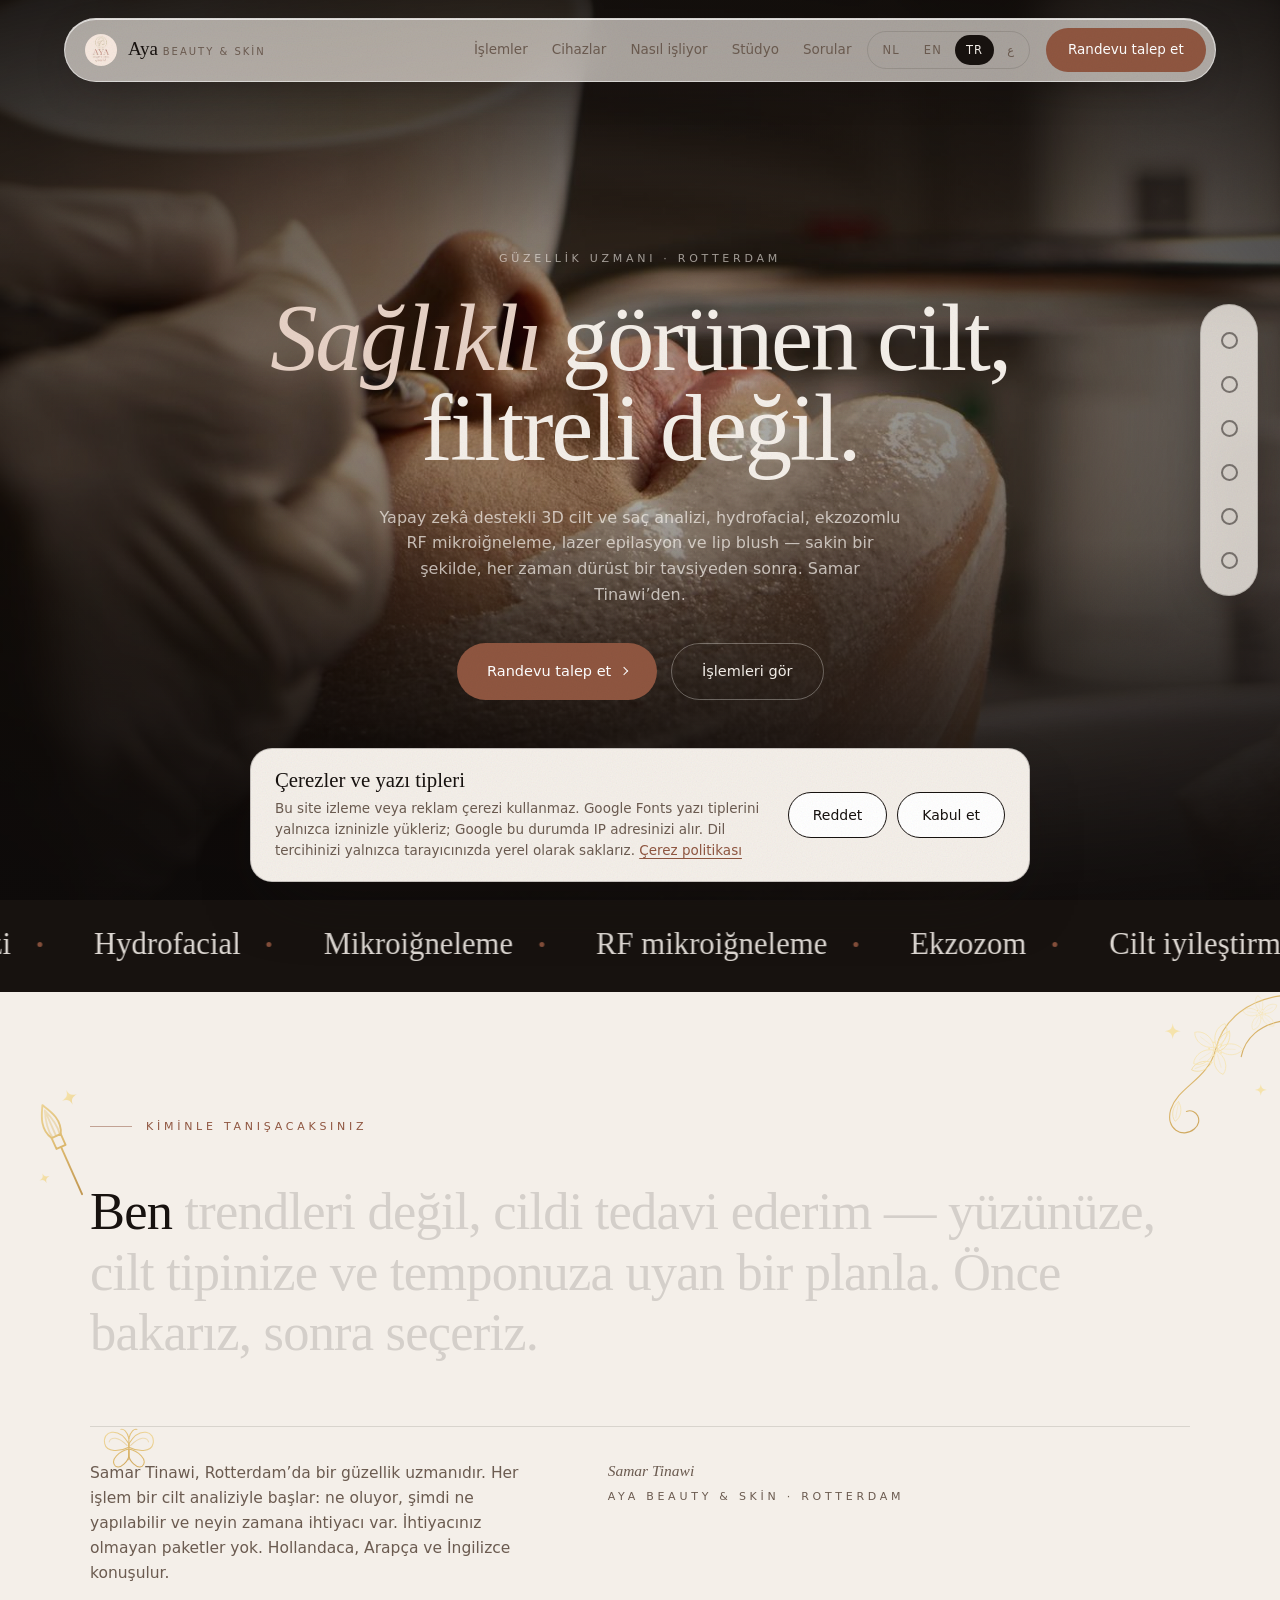
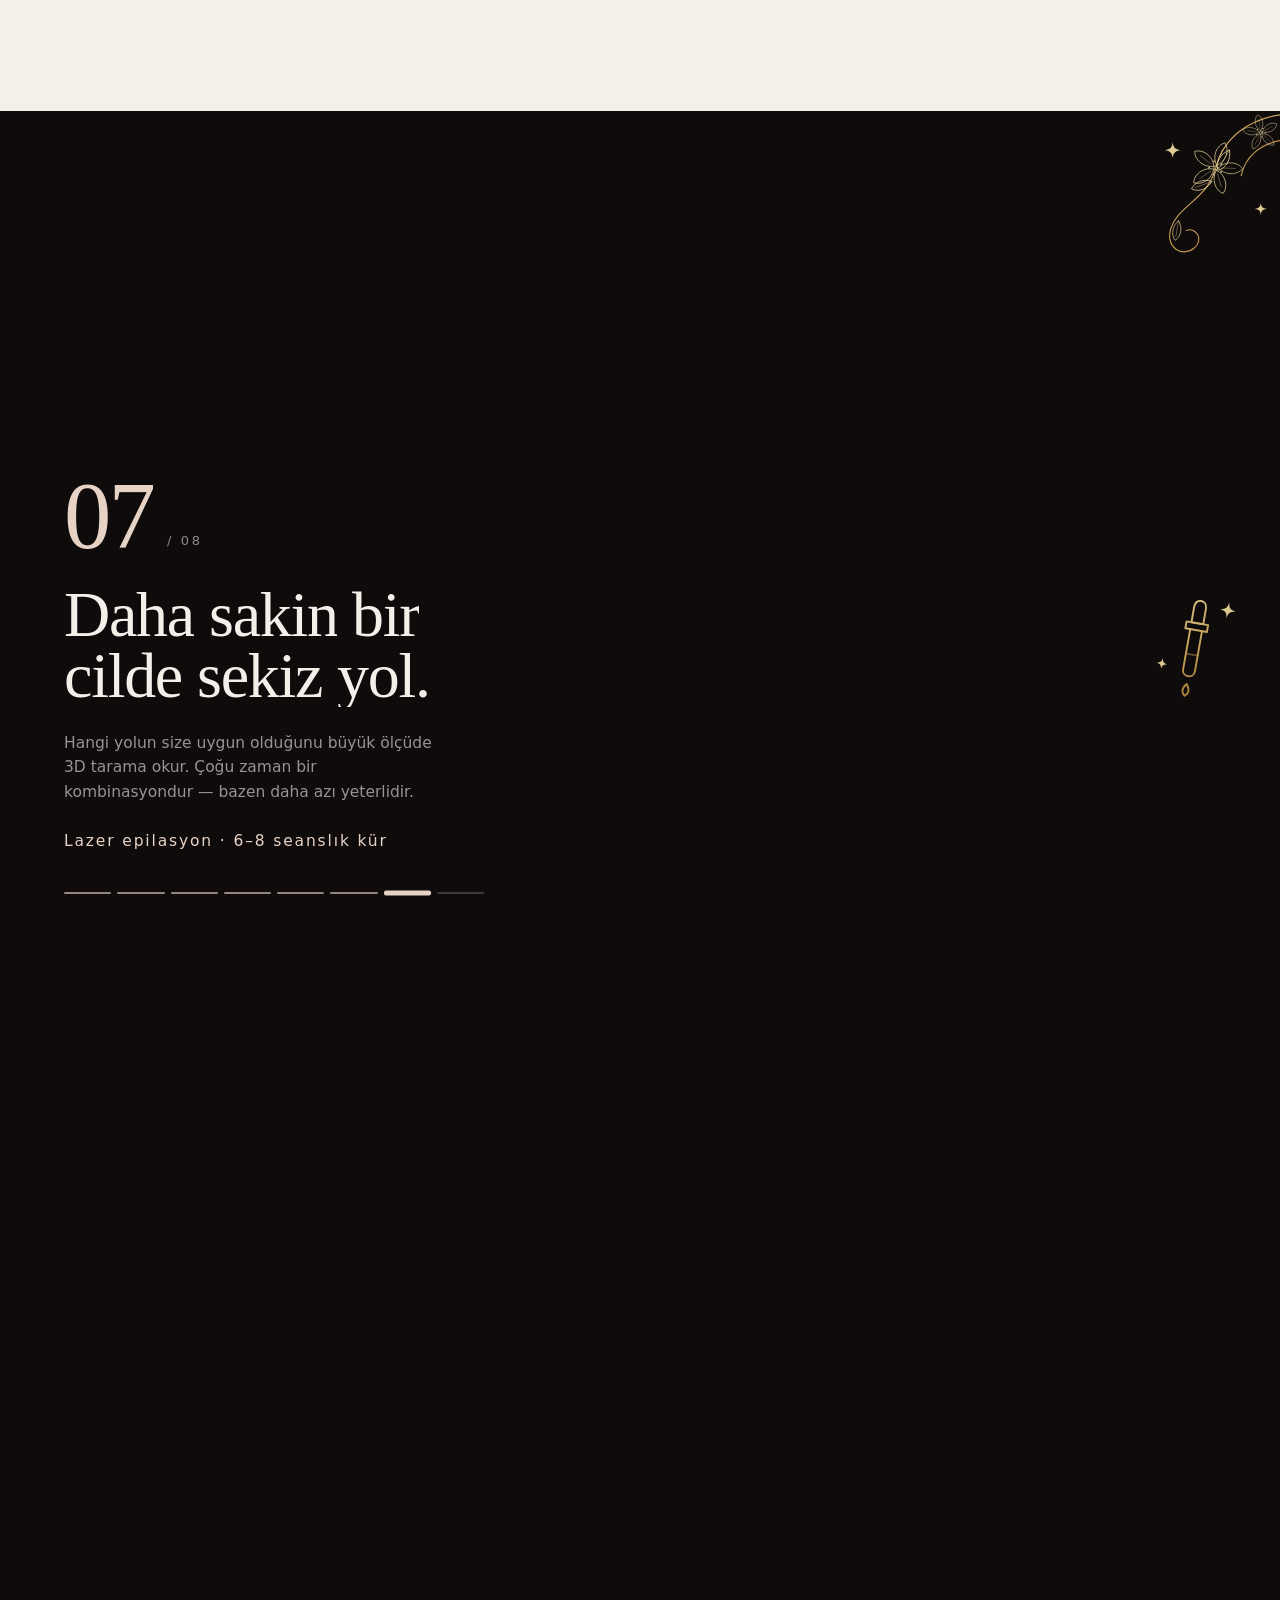
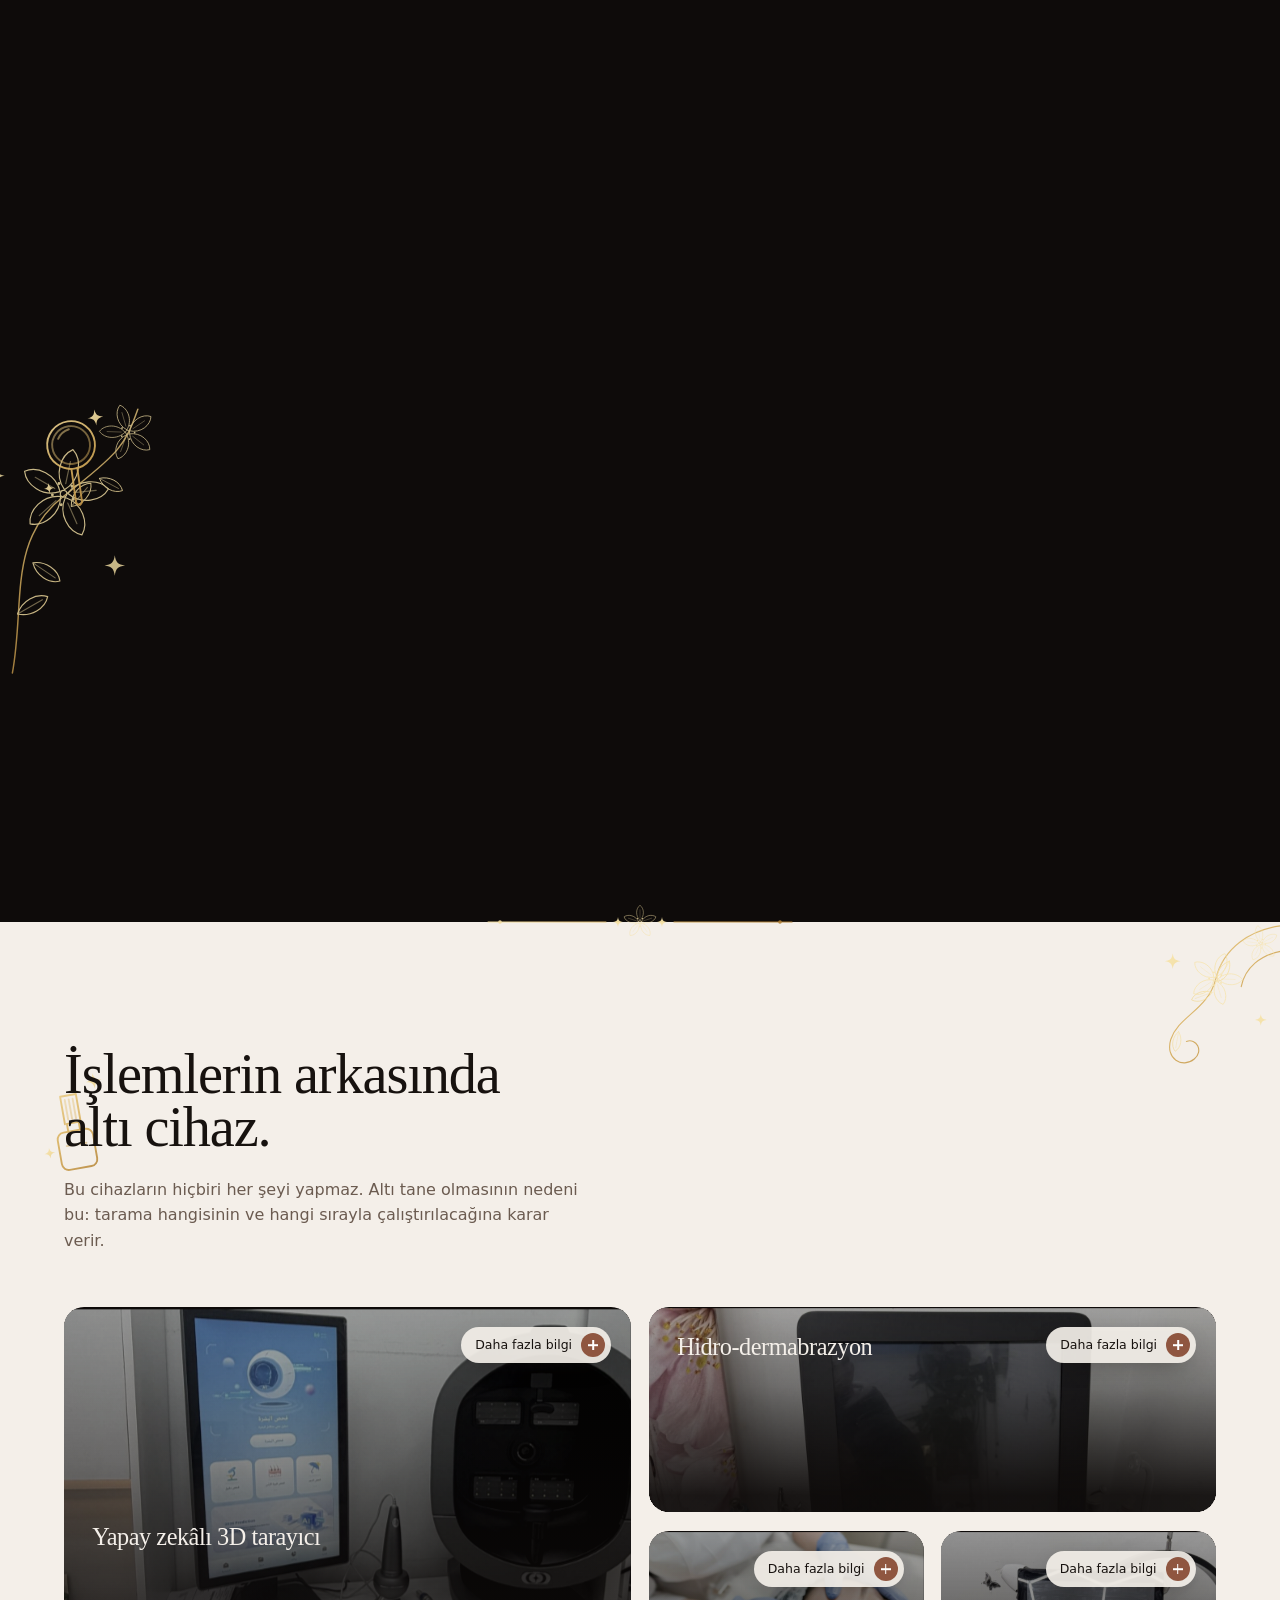
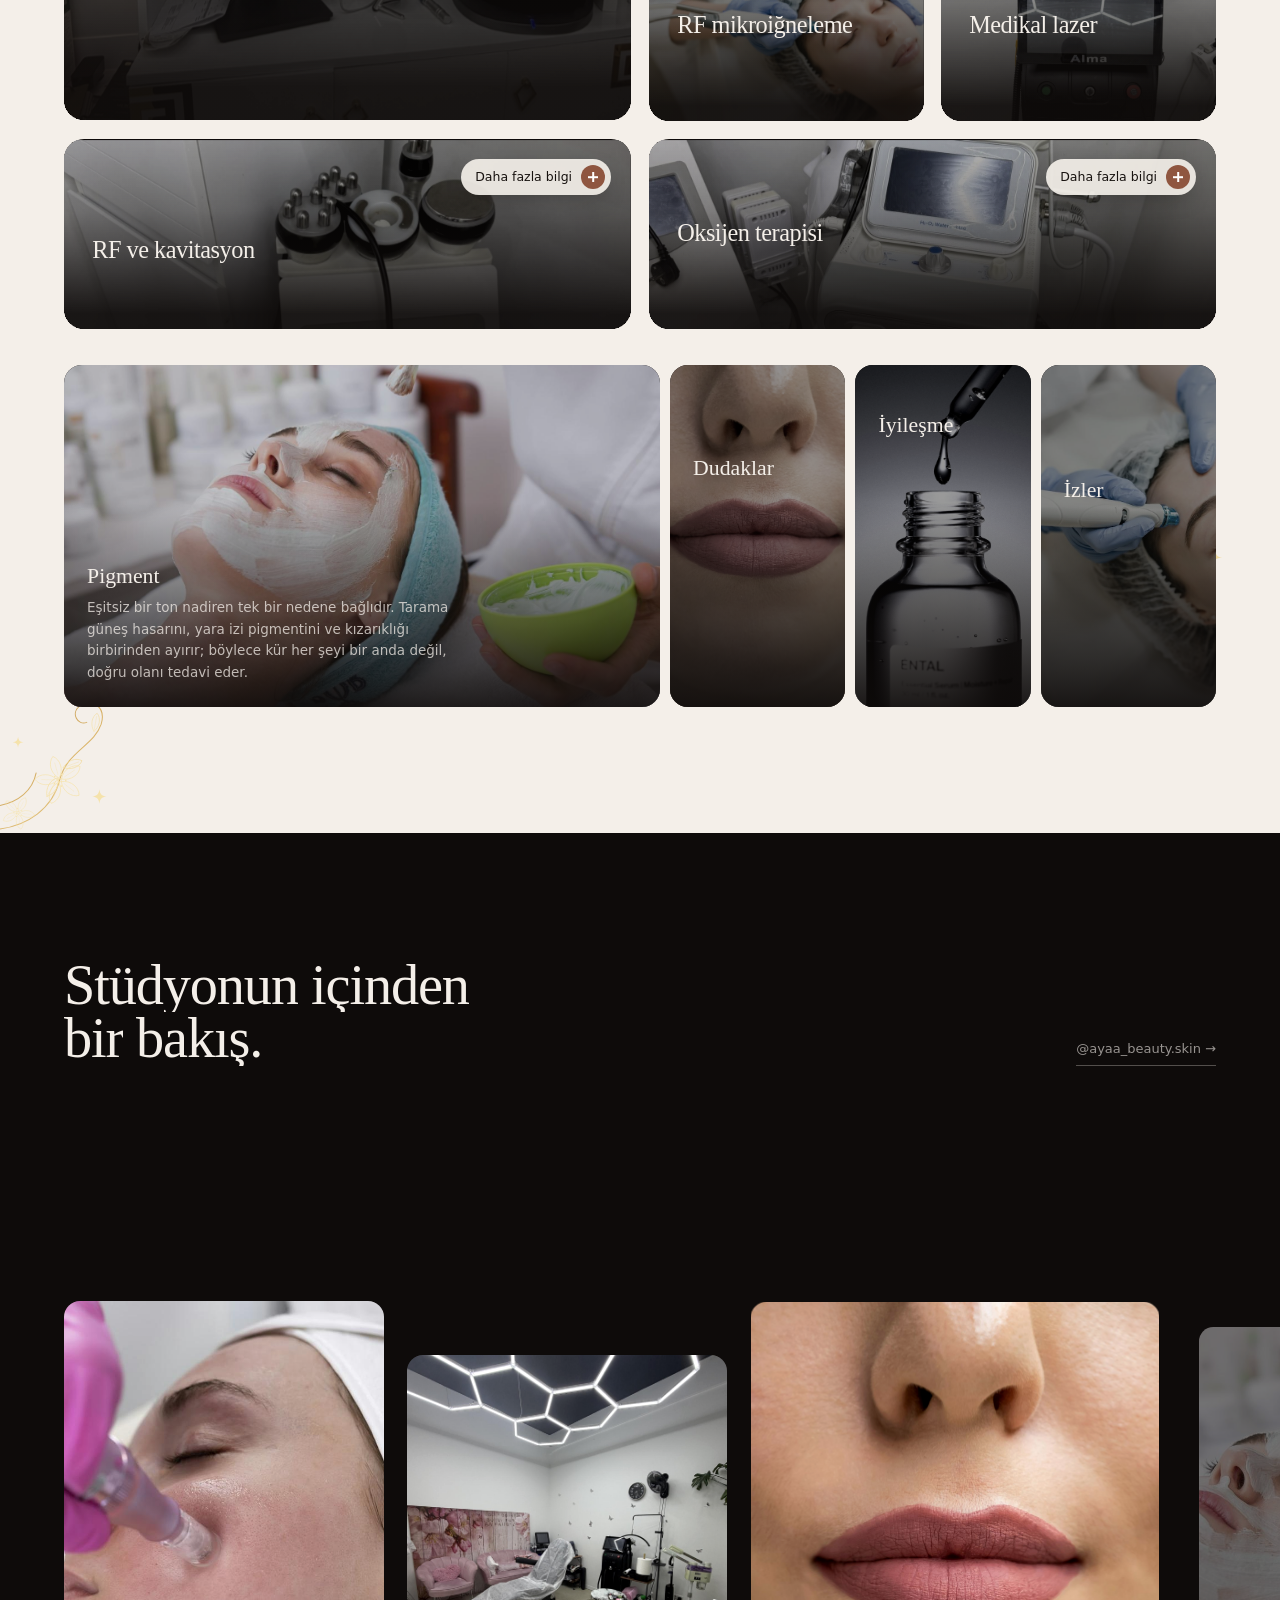
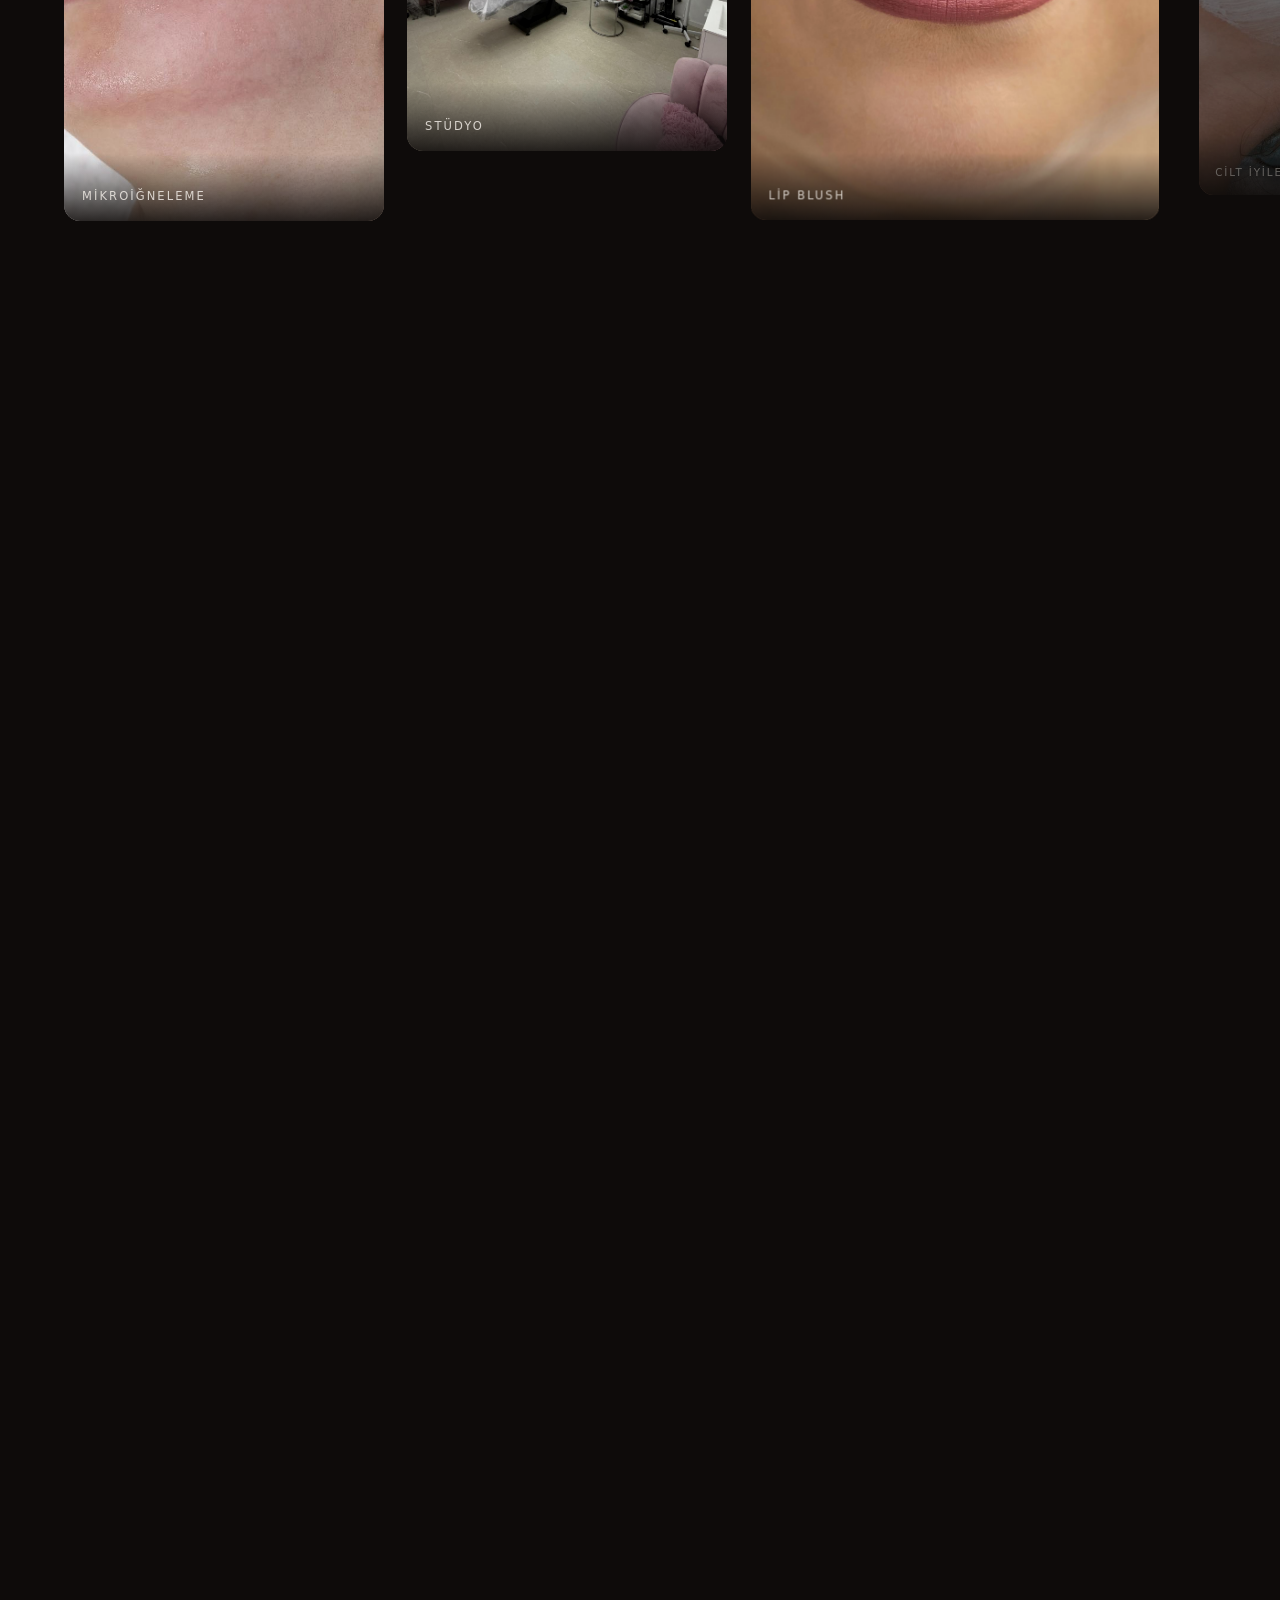
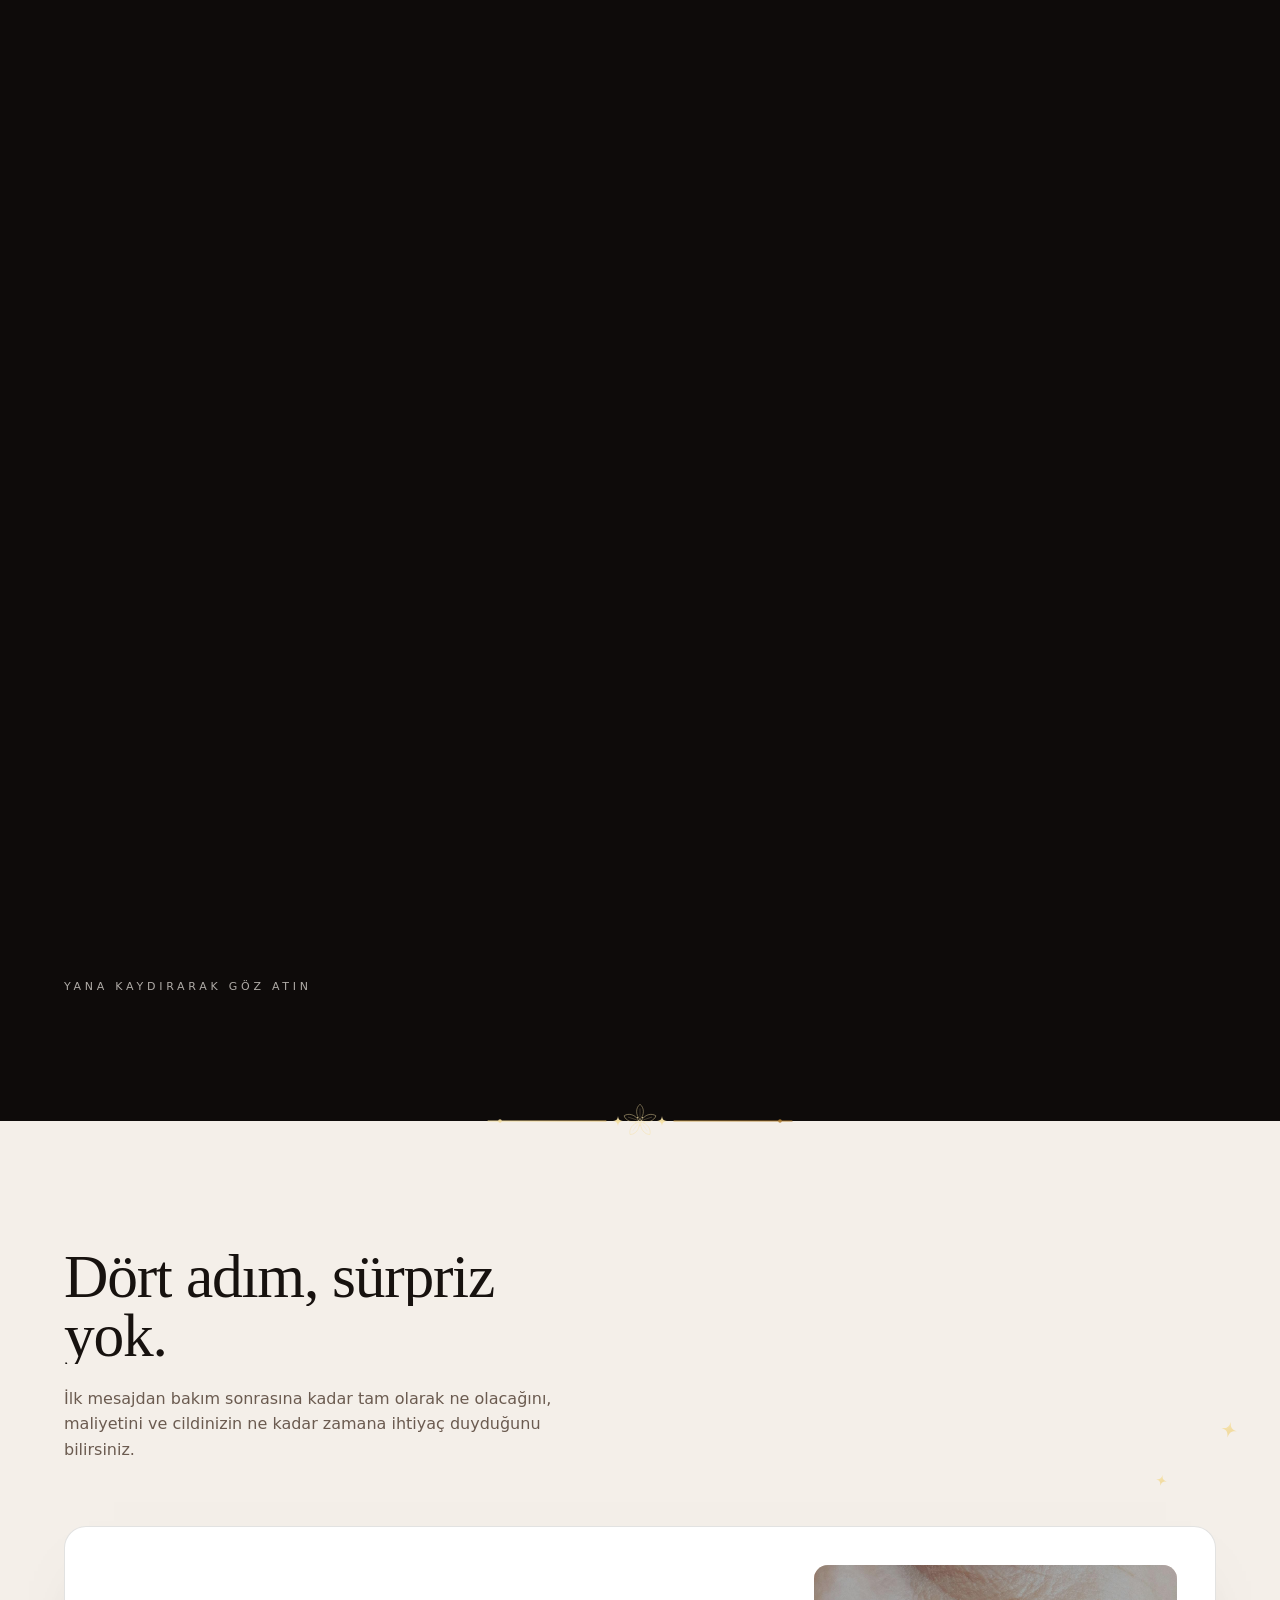
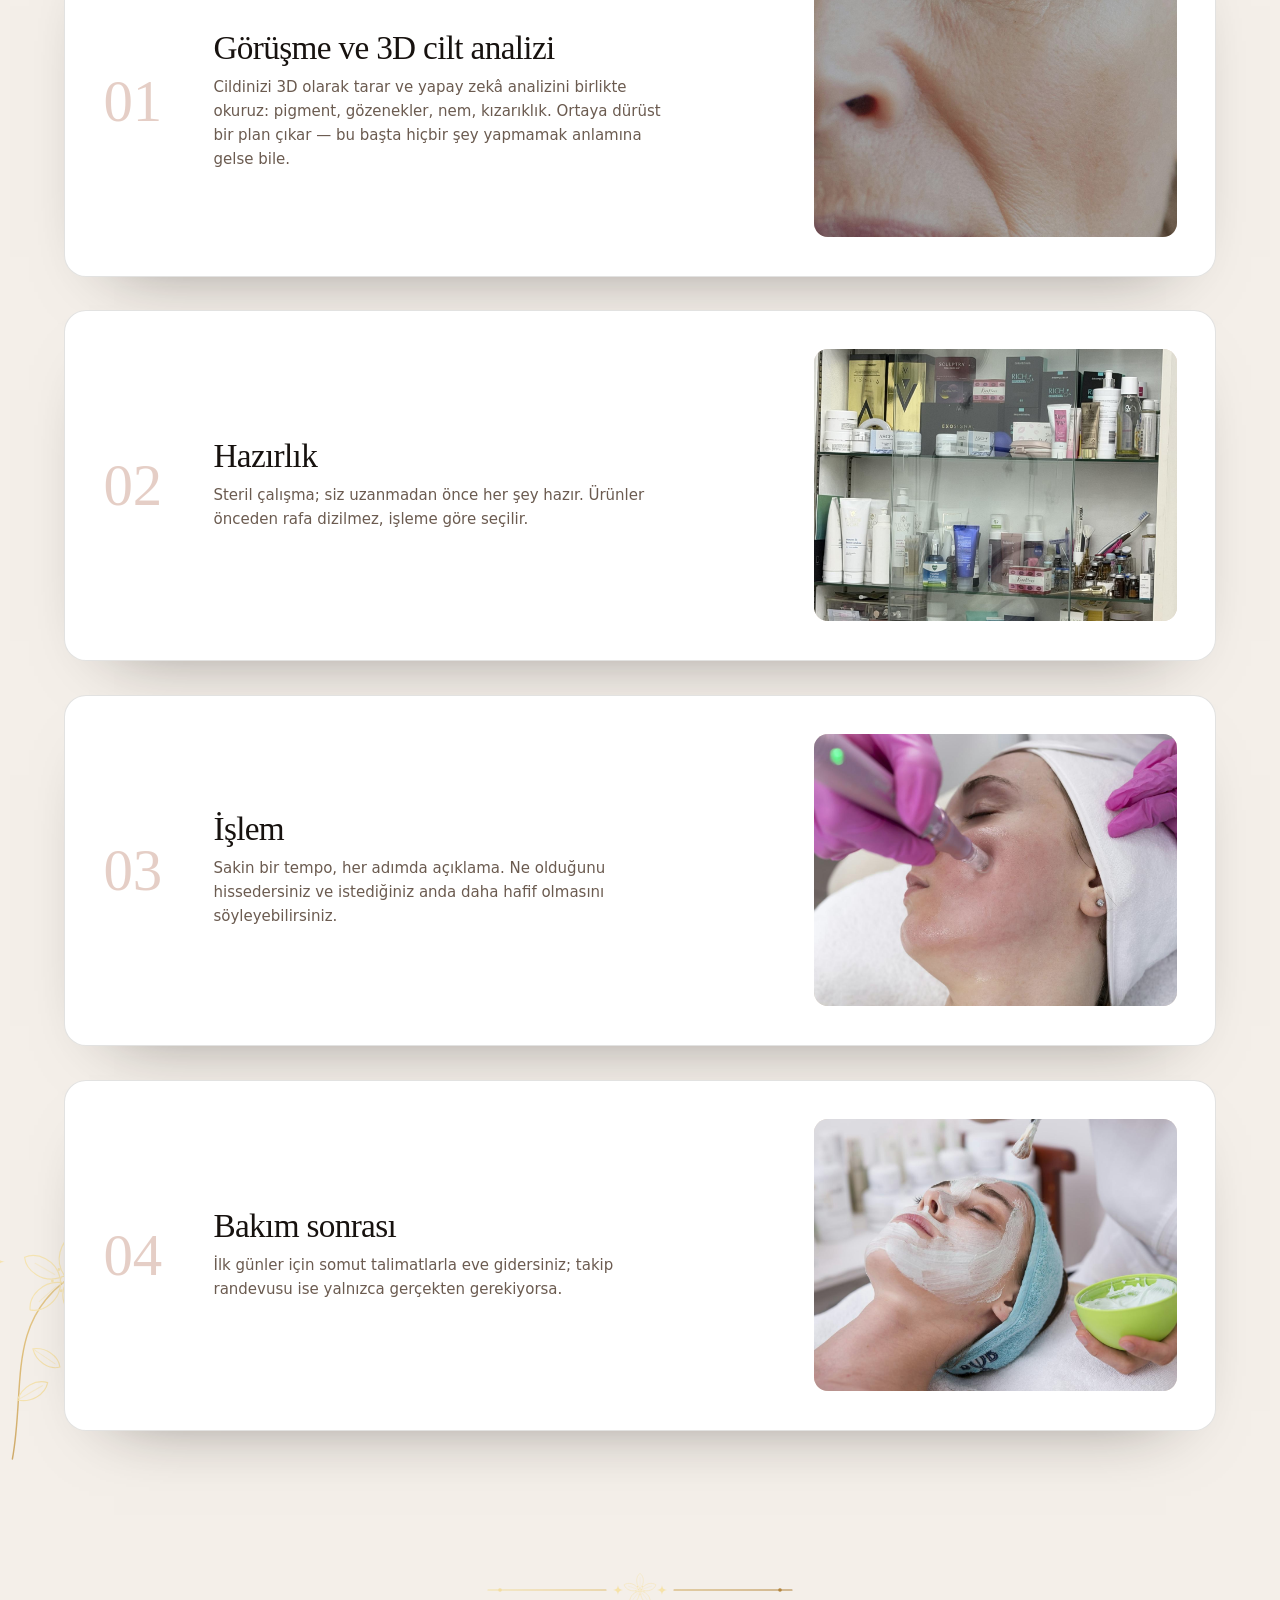
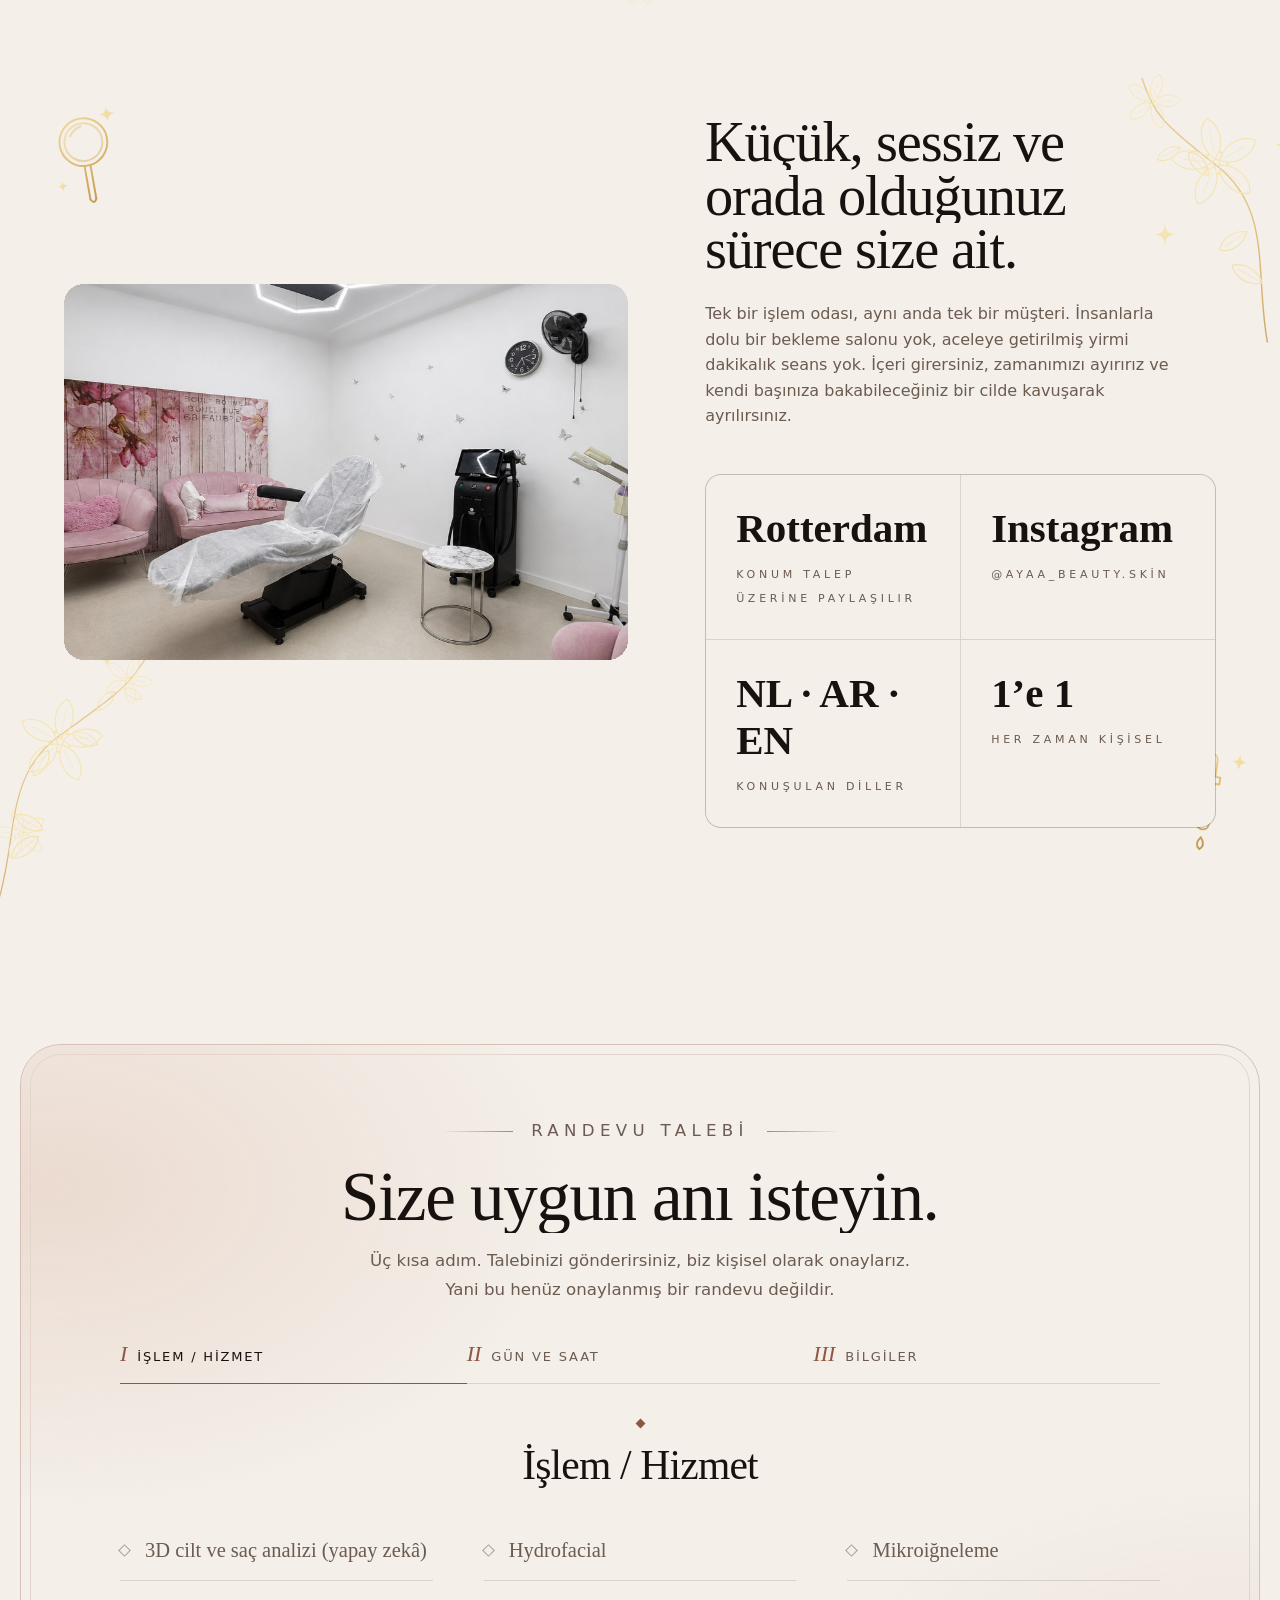
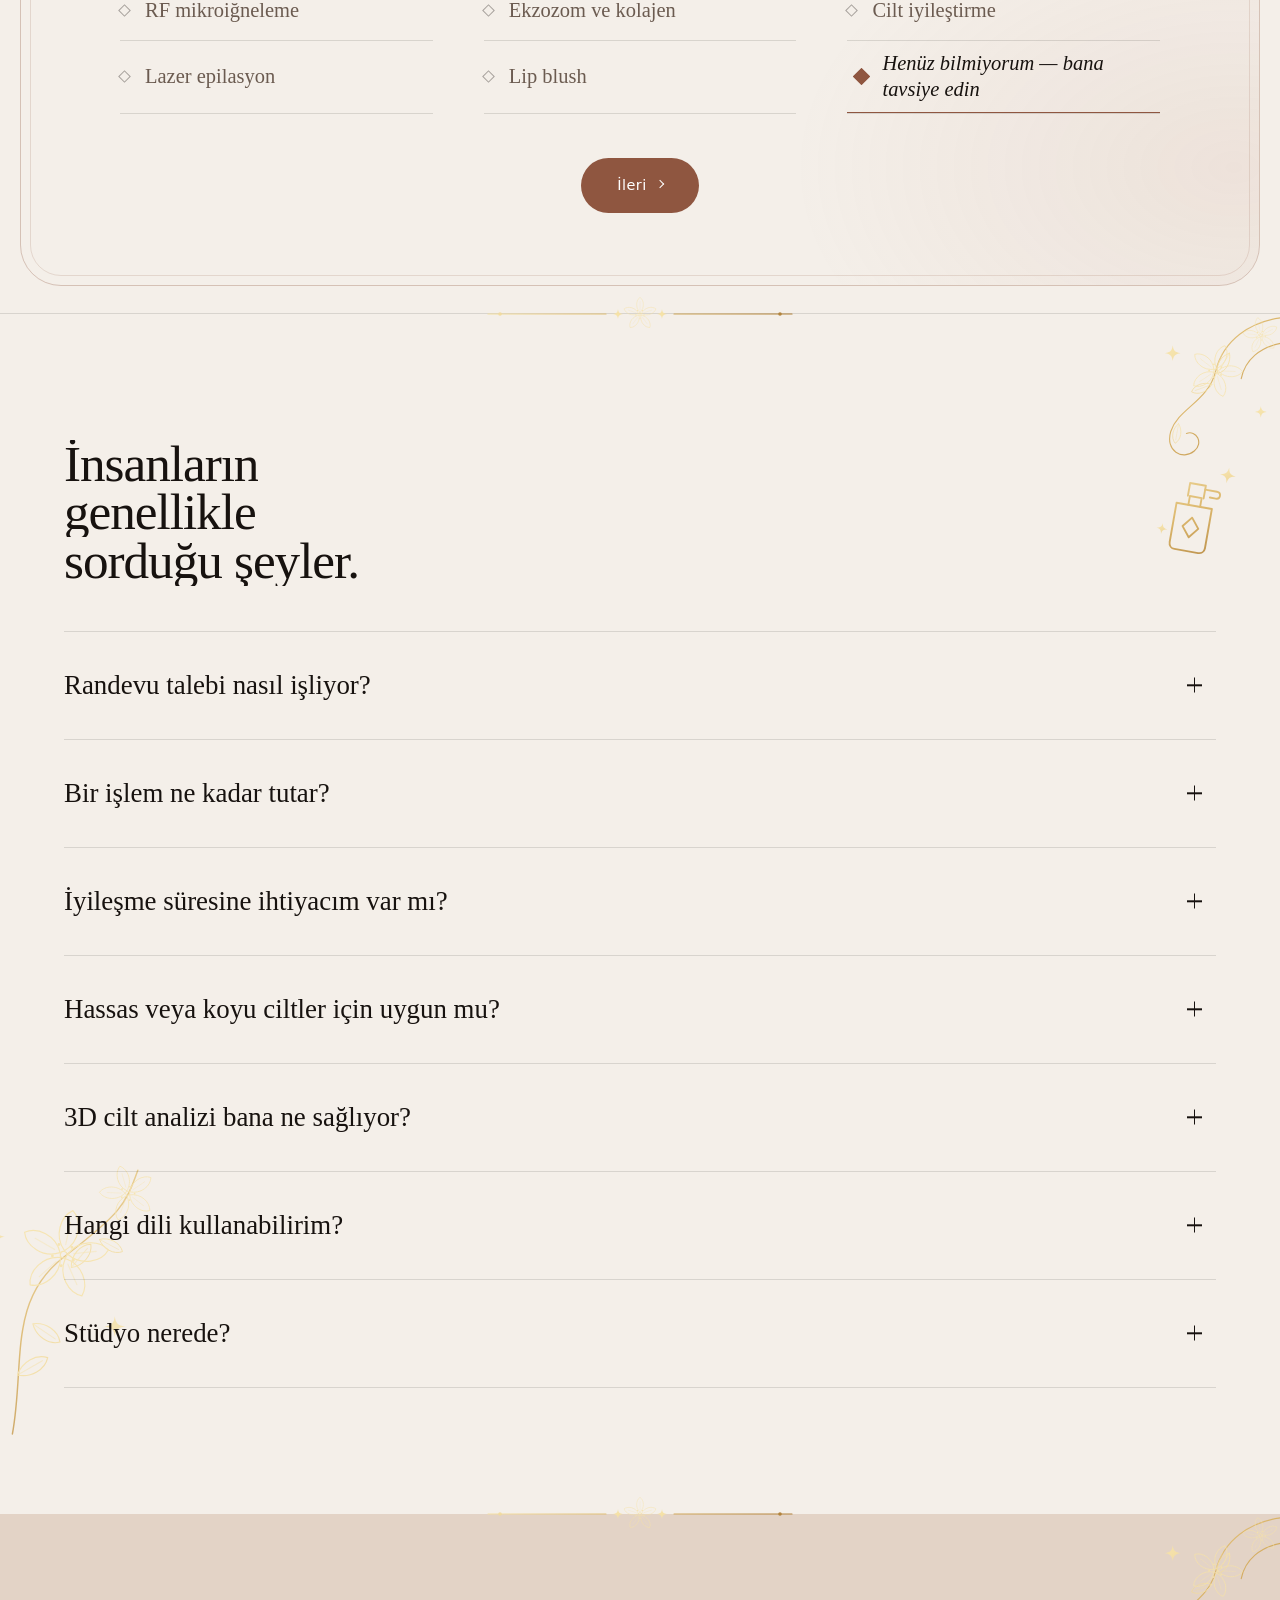
<file: tr/index.html>
<!doctype html>
<html lang="tr" dir="ltr">
<head>
<meta charset="utf-8">
<meta name="viewport" content="width=device-width,initial-scale=1,viewport-fit=cover">
<link rel="icon" href="/favicon.ico" sizes="any">
<link rel="icon" type="image/png" sizes="48x48" href="/favicon-48.png">
<link rel="icon" type="image/png" sizes="96x96" href="/favicon-96.png">
<link rel="icon" type="image/png" sizes="192x192" href="/favicon-192.png">
<link rel="apple-touch-icon" href="/apple-touch-icon.png">
<meta name="theme-color" content="#0e0b0a">
<!-- seo:start -->
<title>Rotterdam Güzellik Uzmanı — Aya Beauty &amp; Skin</title>
<meta name="description" id="metaDesc" content="Rotterdam’da güzellik uzmanı Samar Tinawi ile hydrofacial, mikroiğneleme, RF mikroiğneleme, lazer epilasyon ve lip blush. Kolayca randevu talep edin.">
<link rel="canonical" href="https://ayabeautyskin.studio/tr/">
<link rel="alternate" hreflang="nl" href="https://ayabeautyskin.studio/">
<link rel="alternate" hreflang="en" href="https://ayabeautyskin.studio/en/">
<link rel="alternate" hreflang="ar" href="https://ayabeautyskin.studio/ar/">
<link rel="alternate" hreflang="tr" href="https://ayabeautyskin.studio/tr/">
<link rel="alternate" hreflang="x-default" href="https://ayabeautyskin.studio/">
<meta name="msvalidate.01" content="EC5ED53C0C46D3856103319869C7036F">
<meta property="og:type" content="website">
<meta property="og:site_name" content="Aya Beauty &amp; Skin">
<meta property="og:locale" content="tr_TR">
<meta property="og:locale:alternate" content="nl_NL">
<meta property="og:locale:alternate" content="en_GB">
<meta property="og:locale:alternate" content="ar_AR">
<meta property="og:url" content="https://ayabeautyskin.studio/tr/">
<meta property="og:title" content="Rotterdam Güzellik Uzmanı — Aya Beauty &amp; Skin">
<meta property="og:description" content="Rotterdam’da güzellik uzmanı Samar Tinawi ile hydrofacial, mikroiğneleme, RF mikroiğneleme, lazer epilasyon ve lip blush. Kolayca randevu talep edin.">
<meta property="og:image" content="https://ayabeautyskin.studio/img/hero.jpg">
<meta name="twitter:card" content="summary_large_image">
<script type="application/ld+json">{"@context": "https://schema.org", "@type": "BeautySalon", "@id": "https://ayabeautyskin.studio/#salon", "name": "Aya Beauty & Skin", "url": "https://ayabeautyskin.studio/tr/", "description": "Rotterdam’da güzellik uzmanı Samar Tinawi ile hydrofacial, mikroiğneleme, RF mikroiğneleme, lazer epilasyon ve lip blush. Kolayca randevu talep edin.", "inLanguage": "tr", "image": "https://ayabeautyskin.studio/img/hero.jpg", "logo": "https://ayabeautyskin.studio/apple-touch-icon.png", "telephone": "+31685070325", "address": {"@type": "PostalAddress", "addressLocality": "Rotterdam", "addressCountry": "NL"}, "areaServed": "Rotterdam", "founder": {"@type": "Person", "name": "Samar Tinawi"}, "knowsLanguage": ["nl", "ar", "en"], "sameAs": ["https://www.instagram.com/ayaa_beauty.skin/"]}</script>
<script type="application/ld+json">{"@context": "https://schema.org", "@type": "FAQPage", "inLanguage": "tr", "mainEntity": [{"@type": "Question", "name": "Randevu talebi nasıl işliyor?", "acceptedAnswer": {"@type": "Answer", "text": "Yukarıdaki üç kısa adımı doldurun. Talebiniz seçtiğiniz yola göre WhatsApp veya e-posta ile bize ulaşır. Samar takvime bakar ve zamanın uygun olup olmadığını size kişisel olarak bildirir."}}, {"@type": "Question", "name": "Bir işlem ne kadar tutar?", "acceptedAnswer": {"@type": "Answer", "text": "Fiyat, işleme ve tek seans mı yoksa kür mü olduğuna bağlıdır. Tutarın tamamını görüşme sırasında, hiçbir şey yapılmadan önce öğrenirsiniz — sonradan asla sürpriz olmaz."}}, {"@type": "Question", "name": "İyileşme süresine ihtiyacım var mı?", "acceptedAnswer": {"@type": "Answer", "text": "Hydrofacial’de hayır: işlemden sonra rahatça çıkabilirsiniz. Mikroiğneleme ve lip blush’ta cildiniz birkaç gün daha kırmızı ve hassas olur. Kaç gün planlamanız gerektiği size tam olarak söylenir."}}, {"@type": "Question", "name": "Hassas veya koyu ciltler için uygun mu?", "acceptedAnswer": {"@type": "Answer", "text": "Evet, ancak yaklaşım farklıdır. Cilt tipi, pigment hassasiyeti ve önceki işlemlere verdiğiniz tepki kürün şiddetini ve kademesini belirler. Görüşmenin var olma nedeni tam olarak budur."}}, {"@type": "Question", "name": "Hangi dili kullanabilirim?", "acceptedAnswer": {"@type": "Answer", "text": "Hollandaca, Arapça veya İngilizce — hangisinde kendinizi en rahat hissediyorsanız. نتكلم العربية."}}, {"@type": "Question", "name": "3D cilt analizi bana ne sağlıyor?", "acceptedAnswer": {"@type": "Answer", "text": "Pigment, gözenekler, nem düzeyi, kızarıklık ve ince çizgiler — ayrıca saçlı derinizdeki saç yoğunluğu ve saç büyümesi — için ölçümler; kürünüzden sonra aynı tarama yeniden yapılır. Böylece ilerlemeyi sadece bir hisle değil, rakamlarla görürsünüz. Analiz ayrıca hangi işleme gerçekten ihtiyacınız olduğuna da karar verir."}}, {"@type": "Question", "name": "Stüdyo nerede?", "acceptedAnswer": {"@type": "Answer", "text": "Rotterdam’da, talep üzerine. Talebinizi yanıtladıktan sonra tam konumu size iletiriz. Google Haritalar’da görüntüle ."}}]}</script>
<!-- seo:end -->
<style>
[hidden]:not([hidden="until-found" i]){display:none!important}
html{scrollbar-width:none;-ms-overflow-style:none}html::-webkit-scrollbar{display:none;width:0;height:0}
:root{
  --bone:#F4EFE9; --ink:#17120F; --clay:#B4735A; --clay-soft:#E7D2C6;
  --sand:#E3D3C6; --night:#0E0B0A; --muted:#6B5B50; --clay-deep:#8F5640; --line:rgba(23,18,15,.12);
  --display:'Instrument Serif',Georgia,serif;
  --ui:'Outfit',system-ui,-apple-system,sans-serif;
  --track:.34em;
  --gutter:clamp(20px,5vw,140px);
  --maxw:2400px;
  --grain:url("data:image/svg+xml,%3Csvg xmlns='http://www.w3.org/2000/svg' width='200' height='200'%3E%3Cfilter id='n'%3E%3CfeTurbulence type='fractalNoise' baseFrequency='.8' numOctaves='4'/%3E%3C/filter%3E%3Crect width='100%25' height='100%25' filter='url(%23n)' opacity='.4'/%3E%3C/svg%3E");
}

/* ── Arabic type system: no tracking, no uppercase, more leading ── */
html[lang="ar"]{
  --display:'Amiri','Instrument Serif',Georgia,serif;
  --ui:'IBM Plex Sans Arabic','Outfit',system-ui,sans-serif;
  --track:0;
}
html[lang="ar"] h1,html[lang="ar"] h2,html[lang="ar"] h3,html[lang="ar"] .display{line-height:1.3;letter-spacing:0}
html[lang="ar"] .scrub-text{line-height:1.5}
html[lang="ar"] .it,html[lang="ar"] em,html[lang="ar"] .sig{font-style:normal}
html[lang="ar"] .kicker,html[lang="ar"] .intro-label,html[lang="ar"] .chip,
html[lang="ar"] .brand-sub,html[lang="ar"] .foot-col strong,html[lang="ar"] .fact span,
html[lang="ar"] .frame figcaption,html[lang="ar"] .svc-count,html[lang="ar"] .gal-scroll-note,
html[lang="ar"] .scroll-hint,html[lang="ar"] .foot-base,html[lang="ar"] .nav-link,
html[lang="ar"] .btn,html[lang="ar"] .nav-cta,html[lang="ar"] .field label,
html[lang="ar"] .bk-note,html[lang="ar"] .sum-row span{letter-spacing:0;text-transform:none}
html[lang="ar"] .kicker,html[lang="ar"] .intro-label,html[lang="ar"] .chip,
html[lang="ar"] .brand-sub,html[lang="ar"] .foot-col strong,html[lang="ar"] .fact span,
html[lang="ar"] .svc-count,html[lang="ar"] .gal-scroll-note,html[lang="ar"] .field label,
html[lang="ar"] .sum-row span{font-size:12.5px}

*{box-sizing:border-box;margin:0;padding:0}
html{-webkit-text-size-adjust:100%;scroll-behavior:smooth;color-scheme:light}
body{
  background:var(--bone);color:var(--ink);
  font-family:var(--ui);font-weight:300;font-size:clamp(15px,1.05vw,17px);
  line-height:1.6;-webkit-font-smoothing:antialiased;
  overflow-x:clip;width:100%;max-width:100%;
}
main{overflow-x:clip;width:100%;max-width:100%}
img{display:block;max-width:100%}
a{color:inherit;text-decoration:none}
button,input,select,textarea{font:inherit;color:inherit}
::selection{background:var(--clay-deep);color:#fff}

h1,h2,h3,.display{font-family:var(--display);font-weight:400;line-height:.95;letter-spacing:-.02em}
.it{font-style:italic;color:var(--clay)}
.shell{max-width:var(--maxw);margin:0 auto;padding-inline:var(--gutter);width:100%}
.sec{padding-block:clamp(90px,14vh,190px)}
.ltr{direction:ltr;display:inline-block;unicode-bidi:isolate}

body::after{content:'';position:fixed;inset:0;pointer-events:none;z-index:200;
  background-image:var(--grain);opacity:.22;mix-blend-mode:multiply}

/* ─────────────── NAV ─────────────── */
.nav{
  position:fixed;top:calc(env(safe-area-inset-top,0px) + clamp(12px,2vh,22px));inset-inline-start:50%;translate:-50% 0;z-index:120;
  width:min(1560px,calc(100% - 2*var(--gutter)));
  display:flex;align-items:center;gap:16px;
  padding:9px 9px 9px 20px;border-radius:999px;
  background:rgba(244,239,233,.66);backdrop-filter:blur(18px) saturate(1.4);
  -webkit-backdrop-filter:blur(18px) saturate(1.4);
  border:1px solid rgba(255,255,255,.55);
  box-shadow:0 1px 0 rgba(255,255,255,.7) inset,0 12px 40px -18px rgba(23,18,15,.5);
  transition:background .5s ease,color .5s ease,border-color .5s ease;
}
[dir="rtl"] .nav{translate:50% 0;padding:9px 20px 9px 9px}
.nav.on-dark{background:rgba(14,11,10,.5);border-color:rgba(255,255,255,.14);color:var(--bone)}
.nav.on-dark .nav-link{color:rgba(244,239,233,.7)}
.nav.on-dark .nav-link:hover{color:var(--bone)}
.nav.on-dark .brand-sub{color:rgba(244,239,233,.5)}
.nav.on-dark .lang{border-color:rgba(244,239,233,.24)}
.nav.on-dark .lang button{color:rgba(244,239,233,.55)}
.nav.on-dark .lang button[aria-pressed="true"]{background:rgba(244,239,233,.14);color:var(--bone)}
.brand{display:flex;align-items:center;gap:11px;margin-inline-end:auto;min-width:0}
.brand{border:0;background:none;cursor:pointer;font:inherit;color:inherit;padding:0;text-align:start}
.brand img{width:32px;height:32px;border-radius:50%;object-fit:cover;flex:none}
.brand-name{font-family:var(--display);font-size:19px;line-height:1}
.brand-sub{font-size:10px;letter-spacing:.2em;text-transform:uppercase;color:var(--muted);line-height:1;margin-top:3px}
.nav-links{display:flex;gap:24px}
.nav-link{font-size:13.5px;color:var(--muted);position:relative;padding-block:4px;transition:color .3s;white-space:nowrap}
.nav-link::after{content:'';position:absolute;inset-inline-start:0;bottom:0;height:1px;width:0;background:currentColor;transition:width .45s cubic-bezier(.2,.8,.2,1)}
.nav-link:hover{color:var(--ink)}
.nav-link:hover::after{width:100%}
.lang{display:flex;align-items:center;gap:2px;padding:3px;border:1px solid var(--line);border-radius:999px;flex:none}
.lang button{border:0;background:none;cursor:pointer;border-radius:999px;padding:6px 11px;
  font-size:11.5px;letter-spacing:.1em;color:var(--muted);transition:background .35s,color .35s}
.lang button[aria-pressed="true"]{background:var(--ink);color:var(--bone)}
.nav-cta{font-size:13.5px;padding:11px 22px;border-radius:999px;background:var(--ink);color:var(--bone);
  white-space:nowrap;transition:background .4s,scale .4s cubic-bezier(.2,.8,.2,1)}
.nav-cta:hover{background:var(--clay-deep);scale:1.03}
@media(max-width:1000px){.nav-links{display:none}.nav{padding-inline-start:14px}}
@media(max-width:460px){.brand-sub{display:none}}
@media(max-width:520px){.nav{gap:6px;padding:7px 7px 7px 10px}.brand{gap:7px}.brand img{width:28px;height:28px}.brand-name{font-size:17px}.nav-cta{font-size:12px;padding:10px 12px;white-space:nowrap}.lang button{padding-inline:8px}}

/* ─────────────── QUICK-JUMP SIDE NAV ─────────────── */
.quicknav{position:fixed;inset-inline-end:22px;top:50%;translate:0 -50%;z-index:110;
  display:flex;flex-direction:column;gap:10px;padding:18px 11px;border-radius:999px;
  background:rgba(244,239,233,.82);backdrop-filter:blur(14px) saturate(1.3);-webkit-backdrop-filter:blur(14px) saturate(1.3);
  border:1px solid rgba(23,18,15,.16);box-shadow:0 14px 40px -16px rgba(23,18,15,.55);
  transition:background .5s,border-color .5s}
.quicknav a{position:relative;display:grid;place-items:center;width:34px;height:34px;flex:none}
.quicknav a i{display:block;width:17px;height:17px;border-radius:50%;border:2.5px solid rgba(23,18,15,.5);
  background:transparent;transition:background .35s,border-color .35s,scale .35s cubic-bezier(.2,.8,.2,1)}
.quicknav a{--sx:18px}
[dir="rtl"] .quicknav a{--sx:-18px}
.quicknav a i{transition:background .35s,border-color .35s,scale .45s cubic-bezier(.34,1.8,.5,1),box-shadow .35s}
.quicknav a:hover i,.quicknav a:focus-visible i{border-color:var(--clay);background:var(--clay-deep);scale:1.55;box-shadow:0 0 0 6px rgba(180,115,90,.22)}
/* dock-style magnify: neighbours swell a little as the pointer passes */
.quicknav a:hover + a i,.quicknav a:has(+ a:hover) i{scale:1.28}
.quicknav a.is-active i{background:var(--clay-deep);border-color:var(--clay);scale:1.2;animation:qn-ping 2.2s ease-out infinite}
@keyframes qn-ping{0%{box-shadow:0 0 0 0 rgba(180,115,90,.55)}70%,100%{box-shadow:0 0 0 11px rgba(180,115,90,0)}}
.quicknav a::after{content:attr(aria-label);position:absolute;inset-inline-end:48px;top:50%;
  translate:var(--sx) -50%;scale:.82;transform-origin:right center;
  white-space:nowrap;font-size:15px;font-weight:400;letter-spacing:.04em;color:var(--bone);background:var(--ink);
  padding:9px 18px;border-radius:999px;box-shadow:0 10px 30px -14px rgba(23,18,15,.6);
  opacity:0;pointer-events:none;
  transition:opacity .25s,translate .55s cubic-bezier(.34,1.56,.64,1),scale .55s cubic-bezier(.34,1.56,.64,1),background .3s}
[dir="rtl"] .quicknav a::after{inset-inline-end:auto;inset-inline-start:auto;right:auto;left:48px;transform-origin:left center}
/* hover the rail: every label springs out in a quick stagger; the current one is always visible */
.quicknav:hover a::after,.quicknav a:focus-visible::after,.quicknav.qn-intro a::after,.quicknav a.qn-flash::after{opacity:1;translate:0 -50%;scale:1}
/* on arrival every label shows for a moment (see script), then folds away; afterwards they only open on hover / focus */
.quicknav.qn-intro a:nth-child(2)::after{transition-delay:.07s}
.quicknav.qn-intro a:nth-child(3)::after{transition-delay:.14s}
.quicknav.qn-intro a:nth-child(4)::after{transition-delay:.21s}
.quicknav.qn-intro a:nth-child(5)::after{transition-delay:.28s}
.quicknav.qn-intro a:nth-child(6)::after{transition-delay:.35s}
.quicknav:hover a:nth-child(2)::after{transition-delay:.04s}
.quicknav:hover a:nth-child(3)::after{transition-delay:.08s}
.quicknav:hover a:nth-child(4)::after{transition-delay:.12s}
.quicknav:hover a:nth-child(5)::after{transition-delay:.16s}
.quicknav:hover a:nth-child(6)::after{transition-delay:.2s}
.quicknav a:hover::after{background:var(--clay-deep);color:#fff;scale:1.08;transition-delay:0s}
.quicknav a.is-active:not(:hover)::after{background:var(--clay-deep);color:#fff}
.quicknav:hover{box-shadow:0 18px 50px -14px rgba(23,18,15,.6)}
.quicknav a:focus-visible{outline:2px solid var(--clay);outline-offset:2px;border-radius:50%}
.nav.on-dark ~ .quicknav{background:rgba(14,11,10,.7);border-color:rgba(244,239,233,.22)}
.nav.on-dark ~ .quicknav a i{border-color:rgba(244,239,233,.6)}
.nav.on-dark ~ .quicknav a.is-active i{background:var(--clay-soft);border-color:var(--clay-soft)}
.nav.on-dark ~ .quicknav a::after{background:var(--bone);color:var(--ink)}
.nav.on-dark ~ .quicknav a.is-active:not(:hover)::after{background:var(--clay-soft);color:var(--ink)}
@media(max-width:1100px){.quicknav{display:none}}
@media(prefers-reduced-motion:reduce){.quicknav a i,.quicknav a::after{transition:none}.quicknav a.is-active i{animation:none}}

/* ─────────────── BRAND MENU ─────────────── */
.site-menu{position:fixed;inset:0;z-index:150;display:flex;justify-content:flex-end}
.site-menu[hidden]{display:none}
.site-menu::before{content:'';position:absolute;inset:0;background:rgba(14,11,10,.5);
  backdrop-filter:blur(6px);-webkit-backdrop-filter:blur(6px)}
.site-menu-panel{position:relative;z-index:1;width:min(420px,88vw);height:100%;background:var(--bone);
  padding:clamp(90px,14vh,120px) clamp(28px,4vw,44px) 40px;overflow-y:auto;
  box-shadow:-30px 0 70px -40px rgba(23,18,15,.7);
  translate:100% 0;transition:translate .5s cubic-bezier(.2,.8,.2,1)}
[dir="rtl"] .site-menu{justify-content:flex-start}
[dir="rtl"] .site-menu-panel{translate:-100% 0}
.site-menu.is-open .site-menu-panel{translate:0 0}
.site-menu-close{position:absolute;top:clamp(20px,3vh,30px);inset-inline-end:clamp(20px,3vw,30px);
  width:38px;height:38px;border-radius:50%;border:1px solid var(--line);background:#fff;
  font-size:20px;line-height:1;cursor:pointer;color:var(--ink);transition:border-color .3s,background .3s}
.site-menu-close:hover{background:var(--clay-deep);color:#fff;border-color:var(--clay)}
.site-menu-links{display:flex;flex-direction:column;gap:4px;padding-bottom:28px;border-bottom:1px solid var(--line)}
.site-menu-links a{font-family:var(--display);font-size:clamp(1.4rem,3vw,1.9rem);padding-block:9px;
  color:var(--ink);transition:color .3s,translate .3s cubic-bezier(.2,.8,.2,1)}
.site-menu-links a:hover{color:var(--clay);translate:6px 0}
[dir="rtl"] .site-menu-links a:hover{translate:-6px 0}
.site-menu-h{display:block;margin-top:26px;margin-bottom:6px;font-size:11px;letter-spacing:var(--track);
  text-transform:uppercase;color:var(--muted);font-weight:400}
html[lang="ar"] .site-menu-h{letter-spacing:0;text-transform:none;font-size:12.5px}
.site-menu-sub{display:flex;flex-direction:column}
.site-menu-sub button{border:0;background:none;cursor:pointer;font:inherit;color:var(--muted);text-align:start;
  font-size:14.5px;padding-block:8px;transition:color .3s,translate .3s cubic-bezier(.2,.8,.2,1)}
.site-menu-sub button:hover{color:var(--clay);translate:6px 0}
[dir="rtl"] .site-menu-sub button:hover{translate:-6px 0}

/* ─────────────── CONTENT PAGE OVERLAY ─────────────── */
.page-view{position:fixed;inset:0;z-index:160;display:flex;align-items:flex-start;justify-content:center;
  overflow-y:auto;padding:clamp(70px,10vh,120px) 18px 60px}
.page-view[hidden]{display:none}
.page-view::before{content:'';position:fixed;inset:0;z-index:-1;background:rgba(14,11,10,.55);
  backdrop-filter:blur(6px);-webkit-backdrop-filter:blur(6px)}
.page-view-panel{position:relative;width:min(720px,100%);background:var(--bone);border-radius:24px;
  padding:clamp(36px,5vw,60px);box-shadow:0 50px 100px -40px rgba(23,18,15,.7);
  opacity:0;translate:0 26px;transition:opacity .4s,translate .4s cubic-bezier(.2,.8,.2,1)}
.page-view.is-open .page-view-panel{opacity:1;translate:0 0}
.page-view-close{position:absolute;top:clamp(16px,2.4vw,24px);inset-inline-end:clamp(16px,2.4vw,24px);
  width:38px;height:38px;border-radius:50%;border:1px solid var(--line);background:#fff;
  font-size:20px;line-height:1;cursor:pointer;color:var(--ink);transition:border-color .3s,background .3s}
.page-view-close:hover{background:var(--clay-deep);color:#fff;border-color:var(--clay)}
#pageViewTitle{font-family:var(--display);font-size:clamp(1.7rem,3.6vw,2.6rem);max-width:20ch;
  margin-bottom:20px;padding-inline-end:44px}
#pageViewBody{color:var(--muted);font-size:15.5px;line-height:1.75}
#pageViewBody p + p{margin-top:14px}
.ba{position:relative;margin:0 0 22px;border-radius:16px;overflow:hidden;background:#e9e2da}
.ba img{display:block;width:100%;object-fit:cover}
.ba--w img{aspect-ratio:16/9;object-position:50% 40%}
.ba--sq img{aspect-ratio:1/1;max-height:52vh;object-position:50% 38%}
.ba-b,.ba-a{position:absolute;top:12px;padding:5px 12px;border-radius:999px;font-size:11px;letter-spacing:.14em;text-transform:uppercase;
  background:rgba(23,18,15,.55);color:#f4efe9;-webkit-backdrop-filter:blur(6px);backdrop-filter:blur(6px)}
.ba-b{left:12px}.ba-a{right:12px;background:rgba(244,239,233,.85);color:#17120f}
html[lang="ar"] .ba-b,html[lang="ar"] .ba-a{letter-spacing:0;text-transform:none;font-size:13px}
.ba figcaption{position:absolute;left:0;right:0;bottom:0;padding:22px 14px 9px;font-size:11.5px;color:rgba(244,239,233,.88);text-align:center;
  background:linear-gradient(to top,rgba(23,18,15,.55),transparent)}
.page-view .page-view-cta{display:none}

/* ─────────────── HERO ─────────────── */
.hero{position:relative;min-height:100svh;display:grid;place-items:center;overflow:hidden;background:var(--night);isolation:isolate}
.hero-bg{position:absolute;inset:-12% 0;z-index:0;will-change:transform}
.hero-bg img{width:100%;height:100%;object-fit:cover;object-position:50% 60%;filter:contrast(1.04) saturate(.9) brightness(.86)}
.hero-wash{position:absolute;inset:0;z-index:1;background:
  radial-gradient(85% 70% at 50% 46%,rgba(14,11,10,.14) 0%,rgba(14,11,10,.62) 58%,rgba(14,11,10,.9) 100%),
  linear-gradient(to bottom,rgba(14,11,10,.55) 0%,transparent 26%,transparent 60%,rgba(14,11,10,.88) 100%)}
.hero-inner{position:relative;z-index:2;text-align:center;color:var(--bone);padding-block:140px 90px}
.kicker{font-size:11px;letter-spacing:var(--track);text-transform:uppercase;color:rgba(244,239,233,.62);margin-bottom:clamp(20px,3vh,34px)}
.hero h1{font-size:clamp(2.6rem,7.4vw,7.2rem);max-width:20ch;margin-inline:auto;letter-spacing:-.025em}
html[lang="ar"] .hero h1{font-size:clamp(2.2rem,6.2vw,5.9rem);max-width:17ch}
.hero h1 .it{color:var(--clay-soft)}
.hero-lede{margin:clamp(24px,3.4vh,38px) auto 0;max-width:52ch;font-size:clamp(15px,1.25vw,18px);color:rgba(244,239,233,.74);font-weight:200}
.hero-cta{display:flex;gap:14px;justify-content:center;flex-wrap:wrap;margin-top:clamp(30px,4vh,48px)}
.btn{display:inline-flex;align-items:center;justify-content:center;gap:10px;padding:16px 30px;border-radius:999px;
  font-size:14.5px;border:0;cursor:pointer;transition:background .45s,color .45s,border-color .45s,translate .45s cubic-bezier(.2,.8,.2,1)}
.btn-solid{background:var(--bone);color:var(--ink)}
.btn-solid:hover{background:var(--clay-deep);color:#fff;translate:0 -3px}
.btn-ghost{border:1px solid rgba(244,239,233,.34);color:var(--bone);background:none}
.btn-ghost:hover{border-color:var(--bone);background:rgba(244,239,233,.1);translate:0 -3px}
.btn-ink{background:var(--ink);color:var(--bone)}
.btn-ink:hover{background:var(--clay-deep);color:#fff;translate:0 -3px}
/* hover-aware fill: the colour floods in from the side the pointer entered, and drains out the side it left */
.btn{position:relative;overflow:hidden;isolation:isolate}
.btn::before{content:'';position:absolute;inset:0;z-index:-1;background:var(--fill,var(--clay-deep));
  clip-path:circle(0% at var(--hx,50%) var(--hy,50%));transition:clip-path .6s cubic-bezier(.2,.8,.2,1)}
.btn:hover::before,.btn:focus-visible::before{clip-path:circle(150% at var(--hx,50%) var(--hy,50%))}
.btn:disabled::before{display:none}
.btn-solid:hover{background:var(--bone);color:#fff}
.btn-ink:hover{background:var(--ink)}
.btn-ghost{--fill:var(--bone)}
.btn-ghost:hover{background:none;color:var(--ink)}
/* spotlight border on the machine cards: a ring of light follows the pointer */
.cell::before{content:'';position:absolute;inset:0;z-index:3;border-radius:inherit;padding:1.5px;pointer-events:none;opacity:0;
  transition:opacity .4s;background:radial-gradient(260px circle at var(--mx,50%) var(--my,50%),rgba(236,200,180,.95),rgba(236,200,180,0) 70%);
  -webkit-mask:linear-gradient(#000 0 0) content-box,linear-gradient(#000 0 0);-webkit-mask-composite:xor;mask-composite:exclude}
.cell:hover::before{opacity:1}
.arrow{width:6px;height:6px;border-inline-end:1.4px solid currentColor;border-bottom:1.4px solid currentColor;rotate:-45deg;translate:0 -1px;flex:none}
[dir="rtl"] .arrow{rotate:135deg}
.scroll-hint{position:absolute;bottom:26px;inset-inline-start:50%;translate:-50% 0;z-index:3;
  font-size:10px;letter-spacing:var(--track);text-transform:uppercase;color:rgba(244,239,233,.5);
  display:flex;flex-direction:column;align-items:center;gap:10px}
[dir="rtl"] .scroll-hint{translate:50% 0}
.scroll-hint i{display:block;width:1px;height:46px;background:linear-gradient(to bottom,rgba(244,239,233,.55),transparent);animation:drip 2.4s ease-in-out infinite}
@keyframes drip{0%,100%{transform:scaleY(.35);transform-origin:top}50%{transform:scaleY(1);transform-origin:top}}

/* ─────────────── MARQUEE (locked LTR) ─────────────── */
.marquee{background:var(--ink);color:var(--bone);padding-block:20px;overflow:hidden;white-space:nowrap;position:relative}
.marquee-track{display:inline-flex;will-change:transform}
.marquee .mq-item{font-family:var(--display);font-size:clamp(20px,2.4vw,32px);padding-inline:26px;display:inline-flex;align-items:center;gap:26px;opacity:.9;
  background:none;border:0;color:inherit;font-weight:400;transition:opacity .3s,color .3s}
button.mq-item{cursor:pointer}
button.mq-item:hover{opacity:1;color:var(--clay-soft)}
.marquee .mq-item::after{content:'';width:5px;height:5px;border-radius:50%;background:var(--clay-deep);flex:none}
html[lang="ar"] .marquee .mq-item{font-size:clamp(17px,2vw,27px)}

/* ─────────────── SCRUB INTRO ─────────────── */
.intro{max-width:1100px;margin-inline:auto;text-align:start}
.intro-label{font-size:11px;letter-spacing:var(--track);text-transform:uppercase;color:var(--clay-deep);
  margin-bottom:clamp(30px,5vh,56px);display:flex;align-items:center;gap:14px}
.intro-label::before{content:'';width:42px;height:1px;background:var(--clay-deep);opacity:.5;flex:none}
.scrub-text{font-family:var(--display);font-size:clamp(1.55rem,4.1vw,3.7rem);line-height:1.16;letter-spacing:-.015em}
.scrub-text .w{opacity:.14;display:inline-block}
.intro-foot{display:flex;flex-wrap:wrap;gap:clamp(26px,5vw,80px);align-items:flex-start;margin-top:clamp(44px,7vh,86px);padding-top:34px;border-top:1px solid var(--line)}
.intro-foot p{max-width:46ch;color:var(--muted);font-size:15.5px}
.sig{font-family:var(--display);font-style:italic;font-size:26px;color:var(--ink);line-height:1.3}
.sig small{display:block;font-family:var(--ui);font-style:normal;font-size:11px;letter-spacing:var(--track);text-transform:uppercase;color:var(--muted);margin-top:8px}

/* ─────────────── PINNED SERVICES ─────────────── */
.svc{background:var(--night);color:var(--bone);position:relative}
.svc .shell{display:grid;grid-template-columns:minmax(0,.86fr) minmax(0,1.14fr);gap:clamp(30px,6vw,110px);align-items:stretch}
.svc-sticky{position:relative}
.svc-stick-in{position:sticky;top:0;height:100svh;display:flex;flex-direction:column;justify-content:center;padding-block:100px}
.svc-stick-in .kicker{color:rgba(244,239,233,.5)}
.svc-stick-in h2{font-size:clamp(2.2rem,5vw,4.6rem);max-width:12ch}
.svc-stick-in p{margin-top:24px;max-width:38ch;color:rgba(244,239,233,.6);font-size:15.5px;font-weight:200}
.svc-count{margin-top:34px;font-size:12px;letter-spacing:.22em;color:rgba(244,239,233,.7);min-height:1.3em}

/* ─────────────── EQUIPMENT BENTO ─────────────── */
.kit{background:var(--bone)}
.kit-head{max-width:900px;margin-bottom:clamp(36px,6vh,72px)}
.kit-head h2{font-size:clamp(1.9rem,4.4vw,4rem);max-width:17ch}
.kit-head p{margin-top:22px;max-width:52ch;color:var(--muted);font-size:16px}
.bento{
  display:grid;grid-auto-flow:dense;
  grid-template-columns:repeat(4,minmax(0,1fr));
  grid-auto-rows:minmax(190px,auto);
  gap:clamp(12px,1.4vw,18px);
  perspective:1400px;
}
.cell{
  position:relative;overflow:hidden;border-radius:20px;isolation:isolate;
  background:var(--night);color:var(--bone);
  display:flex;flex-direction:column;justify-content:flex-end;
  padding:clamp(20px,2.2vw,30px);min-width:0;
  transform-style:preserve-3d;will-change:transform;
  transition:transform .5s cubic-bezier(.2,.8,.2,1),box-shadow .5s;
}
.cell-more{position:absolute;top:clamp(14px,1.6vw,20px);inset-inline-end:clamp(14px,1.6vw,20px);z-index:2;
  display:inline-flex;align-items:center;gap:9px;padding:6px 6px 6px 14px;border-radius:999px;
  background:rgba(244,239,233,.92);color:var(--ink);font-size:12.5px;font-weight:400;line-height:1;
  box-shadow:0 8px 24px -12px rgba(14,11,10,.7);transition:background .35s,color .35s}
[dir="rtl"] .cell-more{padding:6px 14px 6px 6px}
.cell-more i{position:relative;width:24px;height:24px;border-radius:50%;background:var(--clay-deep);flex:none;transition:rotate .5s cubic-bezier(.2,.8,.2,1),background .35s}
.cell-more i::before,.cell-more i::after{content:'';position:absolute;left:50%;top:50%;background:#fff;translate:-50% -50%}
.cell-more i::before{width:10px;height:1.6px}.cell-more i::after{width:1.6px;height:10px}
.cell:hover .cell-more,.cell:focus-visible .cell-more{background:var(--clay-deep);color:#fff}
.cell:hover .cell-more i,.cell:focus-visible .cell-more i{rotate:90deg;background:#fff}
.cell:hover .cell-more i::before,.cell:hover .cell-more i::after,.cell:focus-visible .cell-more i::before,.cell:focus-visible .cell-more i::after{background:var(--clay-deep)}
.cell{cursor:pointer}
.cell:focus-visible{outline:2px solid var(--clay-soft);outline-offset:3px}
.cell:hover{box-shadow:0 30px 60px -24px rgba(14,11,10,.55)}
.cell img{
  position:absolute;inset:0;width:112%;height:112%;object-fit:cover;z-index:-2;
  filter:grayscale(.3) contrast(1.05) brightness(.78);
  transition:transform 1.1s cubic-bezier(.2,.8,.2,1),filter .7s;
}
.cell:hover img{transform:scale(1.06);filter:grayscale(0) contrast(1.1) brightness(.92)}
.cell::after{content:'';position:absolute;inset:0;z-index:-1;
  background:linear-gradient(to top,rgba(14,11,10,.92) 8%,rgba(14,11,10,.34) 62%,rgba(14,11,10,.1) 100%);
  transition:background .5s}
.cell:hover::after{background:linear-gradient(to top,rgba(14,11,10,.86) 4%,rgba(14,11,10,.2) 58%,rgba(14,11,10,.05) 100%)}
.cell h3{font-size:clamp(1.15rem,1.9vw,1.75rem);margin-bottom:8px;transition:translate .5s cubic-bezier(.2,.8,.2,1)}
.cell p{font-size:13.5px;font-weight:200;color:rgba(244,239,233,.7);max-width:38ch;
  opacity:0;translate:0 10px;transition:opacity .5s,translate .5s cubic-bezier(.2,.8,.2,1)}
.cell:hover p{opacity:1;translate:0 0}
.cell:hover h3{translate:0 -2px}
.cell .spec{
  margin-top:14px;font-size:11px;letter-spacing:.14em;text-transform:uppercase;
  color:var(--clay-soft);font-variant-numeric:tabular-nums;
}
html[lang="ar"] .cell .spec{letter-spacing:0;text-transform:none;font-size:13px}
.c-a{grid-column:span 2;grid-row:span 2}
.c-b{grid-column:span 2}
.c-c{grid-column:span 1}
.c-d{grid-column:span 1}
.c-e{grid-column:span 2}
.c-f{grid-column:span 2}
/* this source frame carries a story sticker mid-height: hold the clean top band */
.c-d img{object-position:50% 12%}
@media(max-width:900px){
  .bento{grid-template-columns:repeat(2,minmax(0,1fr));grid-auto-rows:minmax(168px,auto)}
  .c-a{grid-column:span 2;grid-row:span 1}
  .c-b{grid-column:span 2}
  .c-c,.c-d{grid-column:span 1}
  .c-e,.c-f{grid-column:span 2}
}
@media(max-width:520px){
  .bento{grid-template-columns:1fr}
  .c-a,.c-b,.c-c,.c-d,.c-e,.c-f{grid-column:span 1}
}
@media(hover:none){
  .cell p{opacity:1;translate:0 0}
}

/* ─────────────── HORIZONTAL ACCORDION ─────────────── */
.acc{display:flex;gap:10px;margin-top:clamp(28px,4vh,48px);height:clamp(260px,38vh,380px)}
.acc-pane{
  position:relative;flex:1 1 0;min-width:0;overflow:hidden;border-radius:18px;
  background:var(--night);cursor:pointer;
  transition:flex-grow .7s cubic-bezier(.2,.8,.2,1);
}
.acc-pane[aria-expanded="true"]{flex-grow:3.4}
.acc-pane{background:var(--night)}
.acc-pane img{position:absolute;inset:0;width:100%;height:100%;object-fit:cover;
  filter:grayscale(.42) brightness(.6);transition:filter .7s}
.acc-pane[aria-expanded="true"] img{filter:grayscale(0) brightness(.82)}
.acc-pane::after{content:'';position:absolute;inset:0;
  background:linear-gradient(to top,rgba(14,11,10,.9),transparent 60%)}
.acc-in{position:absolute;inset:auto 0 0 0;padding:clamp(16px,1.8vw,24px);z-index:1;color:var(--bone)}
.acc-in h4{font-family:var(--display);font-weight:400;font-size:clamp(1.05rem,1.7vw,1.5rem);
  line-height:1.15;overflow-wrap:break-word;hyphens:auto}
.acc-in p{
  font-size:13.5px;font-weight:200;color:rgba(244,239,233,.74);max-width:44ch;
  margin-top:8px;opacity:0;translate:0 10px;
  transition:opacity .5s .12s,translate .5s .12s;
}
.acc-pane[aria-expanded="true"] .acc-in p{opacity:1;translate:0 0}
.acc-pane:focus-visible{outline:2px solid var(--clay-soft);outline-offset:3px}
@media(max-width:760px){
  .acc{flex-direction:column;height:auto}
  .acc-pane{flex:none;height:150px}
  .acc-pane[aria-expanded="true"]{height:280px}
  .acc-in p{opacity:1;translate:0 0}
}
.svc-count b{color:var(--clay-soft);font-weight:400}
.svc-list{display:flex;flex-direction:column;gap:clamp(20px,4vh,40px);padding-block:clamp(90px,16vh,190px);perspective:1500px}
.card{position:relative;overflow:hidden;border-radius:22px;border:1px solid rgba(244,239,233,.12);
  background:rgba(244,239,233,.035);display:grid;grid-template-columns:minmax(0,1fr) 40%;min-height:clamp(290px,38vh,400px);
  transition:border-color .6s,background .6s,box-shadow .9s;will-change:transform,opacity}
.card.is-active{border-color:rgba(231,210,198,.42);background:rgba(244,239,233,.075);box-shadow:0 50px 100px -60px rgba(180,115,90,.6)}
.card:hover{border-color:rgba(244,239,233,.3);background:rgba(244,239,233,.07)}
.card-body{padding:clamp(26px,3vw,40px);display:flex;flex-direction:column;gap:14px}
.card h3{font-size:clamp(1.45rem,2.5vw,2.2rem);letter-spacing:-.01em}
.card h3 em{font-style:italic;color:var(--clay-soft)}
.card p{color:rgba(244,239,233,.6);font-size:14.5px;font-weight:200;max-width:40ch}
.card-meta{margin-top:auto;display:flex;gap:10px;flex-wrap:wrap;padding-top:18px;align-items:center}
.chip{font-size:11px;letter-spacing:.12em;text-transform:uppercase;padding:7px 13px;border-radius:999px;border:1px solid rgba(244,239,233,.2);color:rgba(244,239,233,.68)}
.card-book{font-size:12.5px;color:var(--clay-soft);background:none;cursor:pointer;
  border:0;border-bottom:1px solid rgba(231,210,198,.4);padding:0 0 3px;
  margin-inline-start:auto;transition:color .35s,border-color .35s}
.card-book:hover{color:#fff;border-color:#fff}
.card-more{font-size:12.5px;color:rgba(244,239,233,.5);background:none;cursor:pointer;
  border:0;padding:0;transition:color .35s}
.card-more:hover{color:rgba(244,239,233,.85)}
.card-media{position:relative;overflow:hidden;background:var(--night)}
/* the photo is out of flow: lazy-loading it can never change a card's height, so scroll positions stay put */
.card-media img{position:absolute;left:0;top:-9%;width:100%;height:118%;object-fit:cover;
  filter:grayscale(.28) contrast(1.06) brightness(.88);transition:filter .9s}
.card.is-active .card-media img{filter:grayscale(.05) contrast(1.06) brightness(.98)}
.card-n{position:absolute;z-index:2;top:clamp(14px,2vw,26px);inset-inline-end:clamp(16px,2.2vw,30px);
  font-family:var(--display);font-size:clamp(2.4rem,4vw,3.8rem);line-height:1;letter-spacing:-.02em;
  color:transparent;-webkit-text-stroke:1px rgba(244,239,233,.6);pointer-events:none}
/* signature moment: each photo "comes into focus" as its card arrives: a soft blush haze melts away
   behind a warm band of light that glides down the photo, like skin catching the light. */
.card-scan{position:absolute;inset:0;z-index:1;pointer-events:none;overflow:hidden}
.cs-veil{position:absolute;inset:0;
  background:linear-gradient(180deg,rgba(243,222,212,.62),rgba(226,190,176,.5));
  -webkit-backdrop-filter:blur(9px) saturate(.9);backdrop-filter:blur(9px) saturate(.9)}
.cs-line{position:absolute;left:-10%;right:-10%;top:-34%;height:34%;
  background:linear-gradient(180deg,rgba(255,240,230,0),rgba(255,238,228,.55) 62%,rgba(255,246,240,.9) 100%)}


/* treatment section: focus index + segmented progress */
.svc-idx{display:flex;align-items:flex-end;gap:14px;margin-bottom:clamp(14px,2.4vh,26px);color:var(--clay-soft);direction:ltr}
.svc-idx-win{display:block;overflow:hidden;height:1em;font-family:var(--display);font-size:clamp(3.4rem,7.4vw,6.8rem);line-height:1;letter-spacing:-.03em;font-variant-numeric:tabular-nums}
.svc-idx-n{display:block}
.svc-idx-of{font-size:13px;letter-spacing:.2em;color:rgba(244,239,233,.55);padding-bottom:.9em;font-variant-numeric:tabular-nums}
.svc-seg{display:flex;gap:6px;margin-top:clamp(18px,3vh,30px);max-width:420px}
.svc-seg button{flex:1;height:26px;background:none;border:0;cursor:pointer;position:relative;padding:0}
.svc-seg button::before{content:'';position:absolute;left:0;right:0;top:50%;height:2px;translate:0 -50%;border-radius:2px;
  background:rgba(244,239,233,.2);transition:background .5s,height .5s cubic-bezier(.2,.8,.2,1)}
.svc-seg button:hover::before{background:rgba(244,239,233,.5)}
.svc-seg button.is-done::before{background:rgba(231,210,198,.62)}
.svc-seg button.is-active::before{background:var(--clay-soft);height:5px}
.svc-seg button:focus-visible{outline:2px solid var(--clay-soft);outline-offset:2px;border-radius:4px}
.svc-count{letter-spacing:.12em;max-width:46ch;line-height:1.55;text-wrap:balance}
@media(min-width:1101px){.svc .shell{padding-inline-end:calc(var(--gutter) + 28px)}}
@media(max-width:940px){.svc-idx,.svc-seg,.svc-count{display:none}}
@media(max-height:760px){.svc-idx-win{font-size:3.2rem}.svc-stick-in{padding-block:84px}}
.card-media::after{content:'';position:absolute;inset:0;background:linear-gradient(90deg,rgba(14,11,10,.85),transparent 55%)}
[dir="rtl"] .card-media::after{background:linear-gradient(270deg,rgba(14,11,10,.85),transparent 55%)}
@media(max-width:940px){
  .svc .shell{grid-template-columns:1fr}
  .svc-stick-in{position:static;height:auto;padding-block:0 40px}
  .svc-list{padding-block:0}
  .card{grid-template-columns:1fr;min-height:0}
  .card-media{height:200px;order:-1}
  .card-media::after,[dir="rtl"] .card-media::after{background:linear-gradient(0deg,rgba(14,11,10,.8),transparent 60%)}
}

/* ─────────────── HORIZONTAL GALLERY (locked LTR) ─────────────── */
.gal{background:var(--night);color:var(--bone);overflow-x:clip}
.gal-head{display:flex;justify-content:space-between;align-items:flex-end;gap:30px;flex-wrap:wrap;padding-bottom:clamp(30px,5vh,56px)}
.gal-head h2{font-size:clamp(1.9rem,4.4vw,4rem);max-width:16ch}
.gal-head a{font-size:13px;color:rgba(244,239,233,.6);border-bottom:1px solid rgba(244,239,233,.3);padding-bottom:5px;transition:color .4s,border-color .4s}
.gal-head a:hover{color:var(--bone);border-color:var(--bone)}
.gal-view{position:relative;height:100svh;display:flex;align-items:center;overflow:hidden;max-width:100%}
.gal-track{display:flex;gap:clamp(14px,1.8vw,26px);padding-inline:var(--gutter);will-change:transform}
.frame{position:relative;flex:none;border-radius:16px;overflow:hidden;background:#1b1512;width:clamp(220px,25vw,380px);height:clamp(300px,58vh,520px)}
.frame:nth-child(3n+2){height:clamp(240px,44vh,400px);align-self:flex-start;margin-top:clamp(20px,6vh,70px)}
.frame:nth-child(4n+3){width:clamp(270px,32vw,470px)}
.frame img{width:100%;height:100%;object-fit:cover;filter:contrast(1.05) saturate(.92);transition:transform 1.2s cubic-bezier(.2,.8,.2,1)}
.frame figcaption{position:absolute;inset-inline:0;bottom:0;padding:34px 18px 16px;
  background:linear-gradient(to top,rgba(14,11,10,.86),transparent);
  font-size:11.5px;letter-spacing:.18em;text-transform:uppercase;color:rgba(244,239,233,.82)}
html[lang="ar"] .frame figcaption{direction:rtl;text-align:right;letter-spacing:0;text-transform:none;font-size:13px}
.gal-scroll-note{font-size:11px;letter-spacing:var(--track);text-transform:uppercase;color:rgba(244,239,233,.7);padding-top:clamp(24px,4vh,44px)}
@media(max-width:940px){
  .gal-view{height:auto;overflow-x:auto;scroll-snap-type:x mandatory;-webkit-overflow-scrolling:touch;padding-block:10px}
  .gal-view::-webkit-scrollbar{display:none}
  .gal-track{transform:none!important}
  .frame{scroll-snap-align:center;height:56vh!important;margin-top:0!important;align-self:auto!important}
}

/* ─────────────── STACKING RITUAL ─────────────── */
.ritual{background:var(--bone)}
.ritual-head{max-width:900px;margin-bottom:clamp(40px,7vh,90px)}
.ritual-head h2{font-size:clamp(2rem,4.8vw,4.4rem);max-width:15ch}
.ritual-head p{margin-top:22px;max-width:50ch;color:var(--muted);font-size:16px}
.stack{position:relative}
.step{position:sticky;top:clamp(90px,14vh,140px);
  display:grid;grid-template-columns:auto minmax(0,1fr) minmax(0,.66fr);gap:clamp(20px,4vw,52px);align-items:center;
  background:#fff;border:1px solid var(--line);border-radius:22px;padding:clamp(24px,3vw,44px);
  margin-bottom:clamp(20px,4vh,34px);box-shadow:0 30px 70px -50px rgba(23,18,15,.6);will-change:transform}
.step-n{font-family:var(--display);font-size:clamp(2.2rem,4.6vw,4.4rem);color:var(--clay);opacity:.34;line-height:.8}
.step h3{font-size:clamp(1.35rem,2.6vw,2.3rem);margin-bottom:12px}
.step p{color:var(--muted);font-size:15px;max-width:48ch}
.step-img{border-radius:14px;overflow:hidden;aspect-ratio:4/3;background:var(--sand)}
.step-img img{width:100%;height:100%;object-fit:cover;filter:saturate(.94)}
@media(max-width:860px){
  .step{grid-template-columns:auto minmax(0,1fr);position:relative;top:auto}
  .step-img{grid-column:1/-1;aspect-ratio:16/9}
}

/* ─────────────── STUDIO ─────────────── */
.studio{background:var(--bone);position:relative}
.studio-grid{display:grid;grid-template-columns:minmax(0,1.05fr) minmax(0,.95fr);gap:clamp(30px,6vw,90px);align-items:center}
.studio-media{position:relative;border-radius:20px;overflow:hidden;aspect-ratio:3/2;background:var(--sand)}
.studio-media img{width:100%;height:100%;object-fit:cover;will-change:transform}
.studio-copy h2{font-size:clamp(1.9rem,4.4vw,4rem);max-width:13ch}
.studio-copy p{margin-top:24px;color:var(--muted);max-width:46ch;font-size:16px}
.facts{display:grid;grid-template-columns:repeat(2,minmax(0,1fr));gap:1px;background:var(--line);border:1px solid var(--line);border-radius:16px;overflow:hidden;margin-top:clamp(34px,5vh,54px)}
.fact{background:var(--bone);padding:clamp(20px,2.4vw,30px)}
.fact b{display:block;font-family:var(--display);font-size:clamp(1.7rem,3.2vw,2.9rem);line-height:1.15;margin-bottom:9px}
.fact span{font-size:11px;letter-spacing:var(--track);text-transform:uppercase;color:var(--muted)}
@media(max-width:860px){.studio-grid{grid-template-columns:1fr}.studio-media{aspect-ratio:4/3}}

/* ─────────────── BOOKING ─────────────── */
.book{background:var(--bone);border-top:1px solid var(--line)}
.book-head{max-width:820px;margin-bottom:clamp(38px,6vh,72px)}
.book-head h2{font-size:clamp(2rem,4.6vw,4.2rem);max-width:15ch}
.book-head p{margin-top:22px;color:var(--muted);max-width:52ch;font-size:16px}
.book-grid{display:grid;grid-template-columns:minmax(0,1.25fr) minmax(0,.75fr);gap:clamp(26px,4vw,64px);align-items:start}
@media(max-width:940px){.book-grid{grid-template-columns:1fr}}

.fields{display:grid;grid-template-columns:repeat(2,minmax(0,1fr));gap:clamp(16px,2vw,24px)}
.field{display:flex;flex-direction:column;gap:9px;min-width:0}
.field.wide{grid-column:1/-1}
@media(max-width:640px){.fields{grid-template-columns:1fr}}
.field label{font-size:11px;letter-spacing:var(--track);text-transform:uppercase;color:var(--muted)}
.field input,.field select,.field textarea{
  width:100%;background:#fff;border:1px solid var(--line);border-radius:12px;
  padding:14px 16px;font-size:15px;font-weight:300;color:var(--ink);
  transition:border-color .35s,box-shadow .35s;
}
.field textarea{resize:vertical;min-height:104px}
.field input:focus,.field select:focus,.field textarea:focus{
  outline:0;border-color:var(--clay);box-shadow:0 0 0 3px rgba(180,115,90,.14);
}
.field input::placeholder,.field textarea::placeholder{color:#74655A}
.field[data-invalid="1"] input,.field[data-invalid="1"] textarea{border-color:#B4485A}
.parts{display:flex;gap:10px;flex-wrap:wrap}
.parts label{position:relative;display:inline-flex;align-items:center;cursor:pointer;
  padding:11px 18px;border-radius:999px;border:1px solid var(--line);background:#fff;
  font-size:13.5px;letter-spacing:0;text-transform:none;color:var(--muted);
  transition:border-color .35s,background .35s,color .35s}
.parts input{position:absolute;opacity:0;width:0;height:0}
.parts label:hover{border-color:var(--ink);color:var(--ink)}
.parts label:has(input:checked){background:var(--ink);border-color:var(--ink);color:var(--bone)}
.parts label:has(input:focus-visible){box-shadow:0 0 0 3px rgba(180,115,90,.25)}
.book-actions{display:flex;flex-wrap:wrap;gap:12px;align-items:center;margin-top:clamp(24px,3.4vh,34px)}
.book-err{font-size:13.5px;color:#9E3D4E;display:none}
.book-err[data-show="1"]{display:block}

.summary{position:sticky;top:clamp(96px,14vh,132px);
  background:var(--night);color:var(--bone);border-radius:22px;
  padding:clamp(24px,2.6vw,34px);box-shadow:0 40px 90px -60px rgba(23,18,15,.9)}
@media(max-width:940px){.summary{position:static}}
.summary h3{font-size:clamp(1.3rem,2vw,1.7rem);margin-bottom:22px}
.sum-row{display:flex;justify-content:space-between;gap:16px;padding-block:13px;border-top:1px solid rgba(244,239,233,.13);font-size:14px}
.sum-row span{font-size:11px;letter-spacing:var(--track);text-transform:uppercase;color:rgba(244,239,233,.7);flex:none;padding-top:2px}
.sum-row b{font-weight:400;text-align:end;color:var(--bone);min-width:0;overflow-wrap:anywhere}
.sum-row b.empty{color:rgba(244,239,233,.58)}
.bk-note{margin-top:22px;padding-top:18px;border-top:1px solid rgba(244,239,233,.13);
  font-size:12.5px;line-height:1.55;color:rgba(244,239,233,.5)}
.send{display:none;margin-top:22px;flex-direction:column;gap:10px}
.send[data-show="1"]{display:flex}
.send .btn{width:100%;font-size:14px;padding:14px 22px}
.copied{font-size:12.5px;color:var(--clay-soft);min-height:1.2em}
.msgbox{display:flex;flex-direction:column;gap:8px;margin-top:4px}
.msgbox span{font-size:11px;letter-spacing:var(--track);text-transform:uppercase;color:rgba(244,239,233,.7)}
html[lang="ar"] .msgbox span{letter-spacing:0;text-transform:none;font-size:12.5px}
.msgbox textarea{
  width:100%;min-height:132px;resize:vertical;
  background:rgba(244,239,233,.06);border:1px solid rgba(244,239,233,.16);
  border-radius:12px;padding:13px 15px;color:var(--bone);
  font-family:var(--ui);font-size:13px;line-height:1.55;font-weight:300;
}
.msgbox textarea:focus{outline:0;border-color:var(--clay-soft)}
@media(max-width:640px){.msgbox textarea{min-height:84px}}


/* ─────────────── REQUEST A VISIT ─────────────── */
.rq{max-width:760px}
.rq-kicker{font-size:11px;letter-spacing:var(--track);text-transform:uppercase;color:var(--clay-deep);margin:0 0 18px!important}
html[lang="ar"] .rq-kicker{letter-spacing:0;text-transform:none;font-size:13px}
.rq-steps{list-style:none;display:flex;gap:8px;margin:0 0 clamp(24px,3.6vh,38px);padding:0}
.rq-steps li{flex:1;min-width:0;display:flex;align-items:flex-start;gap:9px;min-height:44px;padding-top:12px;
  border-top:2px solid var(--line);font-size:13px;line-height:1.3;color:var(--muted);transition:border-color .6s,color .6s}
.rq-steps li[aria-current="step"]{border-color:var(--clay-deep);color:var(--ink)}
.rq-steps li[data-done="1"]{border-color:var(--ink);color:var(--ink)}
.rq-n{width:24px;height:24px;border-radius:50%;flex:none;display:grid;place-items:center;font-size:12px;
  border:1px solid currentColor;transition:background .6s,color .6s,border-color .6s}
.rq-steps li[aria-current="step"] .rq-n{background:var(--clay-deep);border-color:var(--clay-deep);color:#fff}
.rq-steps li[data-done="1"] .rq-n{background:var(--ink);border-color:var(--ink);color:var(--bone)}
@media(max-width:520px){.rq-steps{gap:6px}.rq-steps li{font-size:12px;gap:6px;flex-direction:column;align-items:flex-start}}

.rq-h{font-family:var(--display);font-weight:400;font-size:clamp(1.4rem,2.4vw,1.9rem);line-height:1.2;margin:0 0 18px}
.rq-h:focus{outline:0}
.rq-lead{margin:-6px 0 22px;max-width:52ch}
@media(prefers-reduced-motion:no-preference){
  .rq-pane,.rq-review{animation:rqIn .55s cubic-bezier(.2,.8,.2,1)}
  @keyframes rqIn{from{opacity:0;translate:0 10px}}
}
.rq .field input,.rq .field select,.rq .field textarea{min-height:48px;font-size:16px}
.rq .field textarea{min-height:112px}
.rq-fields{display:grid;grid-template-columns:repeat(2,minmax(0,1fr));gap:clamp(16px,2vw,24px)}
.rq-fields .wide{grid-column:1/-1}
@media(max-width:640px){.rq-fields{grid-template-columns:1fr}}
.rq .field[data-bad="1"] input,.rq input[aria-invalid="true"]{border-color:#B4485A}
.field-err{font-size:13.5px;line-height:1.45;color:#9E3D4E}
.field-err:empty{display:none}

.rq-set{border:0;padding:0;margin:0 0 26px;min-width:0}
.rq-set legend{padding:0;margin-bottom:12px;font-size:11px;letter-spacing:var(--track);text-transform:uppercase;color:var(--muted)}
html[lang="ar"] .rq-set legend{letter-spacing:0;text-transform:none;font-size:12.5px}
.rq-chips{display:flex;flex-wrap:wrap;gap:10px}
.rq-chip{position:relative;display:inline-flex;align-items:center;justify-content:center;text-align:center;
  min-width:64px;min-height:48px;padding:8px 16px;border-radius:16px;background:#fff;border:1px solid var(--line);
  font-size:14.5px;color:var(--ink);font-variant-numeric:tabular-nums;
  transition:border-color .35s,background .35s,color .35s}
.rq-chip.time{border-radius:999px;padding-inline:20px}
.rq-chip input{position:absolute;inset:0;width:100%;height:100%;margin:0;opacity:0;cursor:pointer}
.rq-chip:hover{border-color:var(--ink)}
.rq-chip:has(input:checked){background:var(--ink);border-color:var(--ink);color:var(--bone)}
.rq-chip:has(input:focus-visible){outline:2px solid var(--clay-deep);outline-offset:3px}
.rq-chip span{display:block;line-height:1.2}
.rq-chip small{display:block;font-size:11px;color:var(--muted);text-transform:capitalize}
.rq-chip b{display:block;font-family:var(--display);font-weight:400;font-size:21px;margin-block:2px}
.rq-chip i{display:block;font-style:normal;font-size:11px;color:var(--muted);text-transform:capitalize}
.rq-chip:has(input:checked) small,.rq-chip:has(input:checked) i{color:rgba(244,239,233,.75)}

.rq .consents{margin-top:24px;gap:4px}
.rq .check{min-height:44px;padding-block:6px;align-items:flex-start}
.rq .check input{width:24px;height:24px;margin-top:0}
.rq .consents[data-invalid="1"] .check{color:#9E3D4E}
.rq .linkbtn{min-height:0}

.rq-nav{display:flex;flex-wrap:wrap;gap:12px;margin-top:clamp(24px,3.4vh,34px)}
.rq-nav .btn{min-height:48px}
.rq-nav .btn[hidden]{display:none}
.btn-line{border:1px solid var(--line);background:none;color:var(--ink);--fill:var(--ink)}
.btn-line:hover,.btn-line:focus-visible{border-color:var(--ink);background:none;color:var(--bone)}
.btn-line:focus-visible{outline:3px solid var(--clay-deep);outline-offset:2px}
.rq-back-arrow{rotate:135deg}
[dir="rtl"] .rq-back-arrow{rotate:-45deg}

.rq-review{background:#fff;border:1px solid var(--line);border-radius:22px;padding:clamp(22px,3vw,36px)}
.rq-row{display:grid;grid-template-columns:minmax(92px,.38fr) minmax(0,1fr) auto;gap:4px 14px;align-items:baseline;
  padding-block:10px;border-top:1px solid var(--line);font-size:15px}
.rq-row span{font-size:11px;letter-spacing:var(--track);text-transform:uppercase;color:var(--muted)}
html[lang="ar"] .rq-row span{letter-spacing:0;text-transform:none;font-size:12.5px}
.rq-row b{font-weight:400;overflow-wrap:anywhere;white-space:pre-line}
.rq-edit{min-height:44px;min-width:44px;padding:0 6px;background:none;border:0;cursor:pointer;
  font-size:14px;color:var(--clay-deep);text-decoration:underline;text-underline-offset:3px}
.rq-edit:hover{color:var(--ink)}
.rq-sr{position:absolute;width:1px;height:1px;overflow:hidden;clip-path:inset(50%);white-space:nowrap}
@media(max-width:480px){.rq-row{grid-template-columns:minmax(0,1fr) auto}.rq-row span{grid-column:1/-1}}
.rq-chan{margin-top:20px}
.rq-chan .btn{width:100%;min-height:48px}
.rq-chan[hidden]{display:none}
.rq-remind{margin-top:8px;font-size:13px;line-height:1.5;color:var(--muted)}
.rq-ok{margin-top:20px;padding:14px 18px;border-radius:14px;background:var(--clay-soft);color:var(--ink);font-size:15px;line-height:1.5}
.rq-ok:empty{display:none}
.rq-review .msgbox{margin-top:22px}
.rq-review .msgbox span{color:var(--muted)}
.rq-review .msgbox textarea{background:#FBF8F5;border-color:var(--line);color:var(--ink);font-size:14px}

/* ── refinement pass: quieter, editorial, more air ── */
.rq{max-width:720px}
.rq-steps{gap:0;margin-bottom:clamp(40px,6vh,64px);counter-reset:none;position:relative}
.rq-steps li{border-top:0;padding-top:0;align-items:baseline;gap:10px;font-size:12px;letter-spacing:.14em;text-transform:uppercase;color:var(--muted);position:relative;padding-bottom:14px;border-bottom:1px solid var(--line)}
html[lang="ar"] .rq-steps li{letter-spacing:0;text-transform:none;font-size:13px}
.rq-steps li::after{content:'';position:absolute;inset-inline-start:0;bottom:-1px;height:1px;width:0;background:var(--ink);transition:width .9s cubic-bezier(.2,.8,.2,1)}
.rq-steps li[aria-current="step"]{border-color:var(--line);color:var(--ink)}
.rq-steps li[aria-current="step"]::after{width:100%;background:var(--clay-deep)}
.rq-steps li[data-done="1"]{border-color:var(--line);color:var(--ink)}
.rq-steps li[data-done="1"]::after{width:100%}
.rq-n,.rq-steps li[aria-current="step"] .rq-n,.rq-steps li[data-done="1"] .rq-n{width:auto;height:auto;border:0;background:none;border-radius:0;
  display:inline;font-family:var(--display);font-style:italic;font-size:22px;letter-spacing:0;text-transform:none;color:var(--clay-deep)}
.rq-steps li[data-done="1"] .rq-n{color:var(--ink)}
@media(max-width:520px){.rq-steps li{flex-direction:column;gap:2px;font-size:10.5px;letter-spacing:.1em;padding-right:6px}}

.rq-h{font-size:clamp(1.7rem,3vw,2.3rem);margin-bottom:26px}
.rq-lead{margin:-10px 0 34px;font-size:14.5px}

/* fields: a single hairline, no boxes */
.rq .field{gap:4px}
.rq .field label,.rq-set legend{letter-spacing:.14em}
.rq .field input,.rq .field select,.rq .field textarea{background:transparent;border:0;border-bottom:1px solid rgba(23,18,15,.28);border-radius:0;
  padding:12px 2px;font-weight:300;transition:border-color .5s,box-shadow .5s}
.rq .field textarea{min-height:96px;resize:none;line-height:1.6}
.rq .field input:focus,.rq .field select:focus,.rq .field textarea:focus{border-color:var(--clay-deep);box-shadow:0 1px 0 0 var(--clay-deep)}
.rq .field input:focus-visible,.rq .field select:focus-visible,.rq .field textarea:focus-visible{outline:0}
.rq .field select{appearance:none;-webkit-appearance:none;padding-inline-end:28px;cursor:pointer;
  background:url("data:image/svg+xml,%3Csvg xmlns='http://www.w3.org/2000/svg' width='12' height='7' fill='none' stroke='%237C6B60' stroke-width='1.2'%3E%3Cpath d='M1 1l5 5 5-5'/%3E%3C/svg%3E") no-repeat right 4px center}
[dir="rtl"] .rq .field select{background-position:left 4px center}
.rq .field[data-bad="1"] input,.rq input[aria-invalid="true"]{border-bottom-color:#B4485A}
.rq-fields{gap:clamp(26px,3vw,40px)}

/* chips: hairline, transparent, ink on select */
.rq-chip{background:transparent;border-color:rgba(23,18,15,.16);border-radius:14px;min-width:60px;transition:border-color .45s,background .45s,color .45s}
.rq-chip:hover{border-color:var(--ink)}
.rq-chip:has(input:checked){background:var(--ink);border-color:var(--ink)}
.rq-chip b{font-size:20px;font-style:italic}
.rq-chip.time{font-weight:300;letter-spacing:.04em}
.rq-chips{gap:8px}
.rq-set{margin-bottom:38px}

/* consents */
.rq .check{font-size:13.5px;font-weight:300}
.rq .check input{width:22px;height:22px}

/* buttons: lighter, more air */
.rq-nav{margin-top:44px;align-items:center;gap:22px}
.rq .btn{font-weight:300;letter-spacing:.03em}
.rq-nav .btn-accent,.rq-chan .btn{padding-inline:36px}
.btn-line{border:0;padding-inline:4px;color:var(--muted);--fill:transparent;text-decoration:underline;text-decoration-color:rgba(23,18,15,.25);text-underline-offset:6px}
.btn-line:hover,.btn-line:focus-visible{color:var(--ink);background:none;text-decoration-color:var(--ink)}
.btn-line::before{display:none}

/* review: open page, serif values, hairlines */
.rq-review{background:transparent;border:0;border-radius:0;padding:0}
.rq-row{padding-block:18px;border-top:1px solid var(--line);grid-template-columns:minmax(96px,.34fr) minmax(0,1fr) auto}
.rq-row:last-of-type{border-bottom:1px solid var(--line)}
.rq-row b{font-family:var(--display);font-size:clamp(1.15rem,1.7vw,1.4rem);line-height:1.35}
.rq-edit{font-size:13px;color:var(--muted);text-decoration-color:rgba(23,18,15,.25)}
.rq-chan{margin-top:26px}
.rq-remind{text-align:center;font-style:italic;font-family:var(--display);font-size:15px;color:var(--muted);margin-top:12px}
.rq-ok{background:none;border:0;border-top:1px solid var(--clay-deep);border-radius:0;padding:18px 0 0;font-family:var(--display);font-size:clamp(1.15rem,1.7vw,1.4rem)}
.rq-review .msgbox textarea{background:transparent;border:0;border-bottom:1px solid var(--line);border-radius:0;padding-inline:2px;font-weight:300}
@media(max-width:480px){.rq-row{padding-block:14px}}

/* treatment list: an open index of names, no dropdown */
.rq-list{display:grid;grid-template-columns:repeat(2,minmax(0,1fr));column-gap:clamp(24px,4vw,56px)}
@media(max-width:640px){.rq-list{grid-template-columns:1fr}}
.rq-opt{position:relative;display:flex;align-items:center;gap:16px;min-height:56px;padding-block:10px;cursor:pointer;
  border-bottom:1px solid var(--line);font-family:var(--display);font-size:clamp(1.1rem,1.5vw,1.3rem);line-height:1.25;color:var(--muted);
  transition:color .45s,padding .45s cubic-bezier(.2,.8,.2,1)}
.rq-opt::before{content:'';flex:none;width:9px;height:9px;border-radius:50%;border:1px solid rgba(23,18,15,.35);transition:background .45s,border-color .45s,scale .45s}
.rq-opt input{position:absolute;inset:0;width:100%;height:100%;margin:0;opacity:0;cursor:pointer}
.rq-opt:hover{color:var(--ink)}
.rq-opt:has(input:checked){color:var(--ink);padding-inline-start:6px}
.rq-opt:has(input:checked)::before{background:var(--clay-deep);border-color:var(--clay-deep);scale:1.25}
.rq-opt:has(input:focus-visible){outline:2px solid var(--clay-deep);outline-offset:2px}
.rq-opt:last-child{font-style:italic}
/* ── royal: the request section becomes a dark, ceremonial room ── */
.book{border-top:0}
.rq-stage{background:radial-gradient(120% 60% at 50% 0%,rgba(180,115,90,.16),rgba(14,11,10,0) 62%),var(--night);color:var(--bone);border-radius:clamp(22px,3.2vw,48px);box-shadow:0 50px 110px -60px rgba(23,18,15,.75)}
.book :focus-visible{outline-color:var(--clay-soft)}
.book-head{max-width:760px;margin-inline:auto;text-align:center;margin-bottom:clamp(44px,7vh,84px)}
.book-head h2{max-width:none;color:var(--bone);font-size:clamp(2.4rem,6vw,5rem);line-height:1.04}
.book-head p{margin-inline:auto;color:rgba(244,239,233,.7);font-weight:200;font-size:clamp(15px,1.3vw,17px);line-height:1.7}
.rq-kicker{display:flex;align-items:center;justify-content:center;gap:18px;color:var(--clay-soft);letter-spacing:.32em;margin-bottom:26px!important}
.rq-kicker::before,.rq-kicker::after{content:'';width:clamp(28px,8vw,72px);height:1px;background:linear-gradient(90deg,transparent,rgba(231,210,198,.7))}
.rq-kicker::after{transform:scaleX(-1)}
.rq{margin-inline:auto}

.rq-steps li{color:rgba(244,239,233,.5);border-bottom-color:rgba(244,239,233,.16)}
.rq-steps li[aria-current="step"],.rq-steps li[data-done="1"]{color:var(--bone);border-bottom-color:rgba(244,239,233,.16)}
.rq-steps li::after,.rq-steps li[data-done="1"]::after{background:var(--clay-soft)}
.rq-steps li[aria-current="step"]::after{background:var(--clay-soft)}
.rq-n,.rq-steps li[aria-current="step"] .rq-n{color:var(--clay-soft)}
.rq-steps li[data-done="1"] .rq-n{color:var(--bone)}

.rq-h,.rq-review .rq-h{text-align:center;color:var(--bone);font-size:clamp(1.9rem,3.4vw,2.6rem);margin-bottom:34px}
.rq-h::before{content:'';display:block;width:7px;height:7px;margin:0 auto 20px;rotate:45deg;background:var(--clay-soft)}
.rq-lead{text-align:center;margin-inline:auto;color:rgba(244,239,233,.62)}
.field-hint{color:rgba(244,239,233,.55)}
.rq-set legend,.rq .field label{color:rgba(244,239,233,.58)}
.rq-set legend:not(.rq-sr){text-align:center;width:100%}

.rq .field input,.rq .field select,.rq .field textarea{color:var(--bone);border-bottom-color:rgba(244,239,233,.3)}
.rq .field input:focus,.rq .field textarea:focus{border-color:var(--clay-soft);box-shadow:0 1px 0 0 var(--clay-soft)}
.rq .field input::placeholder,.rq .field textarea::placeholder{color:rgba(244,239,233,.32)}
.rq .field input:-webkit-autofill{-webkit-text-fill-color:var(--bone);transition:background-color 9999s}
.field-err{color:#E9A5B0}
.rq .field[data-bad="1"] input,.rq input[aria-invalid="true"]{border-bottom-color:#E9A5B0}

.rq-opt{color:rgba(244,239,233,.55);border-bottom-color:rgba(244,239,233,.14)}
.rq-opt::before{width:7px;height:7px;border-radius:0;rotate:45deg;border-color:rgba(244,239,233,.4)}
.rq-opt:hover{color:var(--bone)}
.rq-opt:has(input:checked){color:var(--bone)}
.rq-opt:has(input:checked)::before{background:var(--clay-soft);border-color:var(--clay-soft);scale:1.35}

.rq-chip{border-color:rgba(244,239,233,.2);color:var(--bone)}
.rq-chip:hover{border-color:var(--clay-soft)}
.rq-chip:has(input:checked){background:var(--bone);border-color:var(--bone);color:var(--ink)}
.rq-chip small,.rq-chip i{color:rgba(244,239,233,.55)}
.rq-chip:has(input:checked) small,.rq-chip:has(input:checked) i{color:var(--muted)}
.rq-chips{justify-content:center}

.rq .check{color:rgba(244,239,233,.72)}
.rq .check input{accent-color:var(--clay-soft)}
.rq .consents[data-invalid="1"] .check{color:#E9A5B0}
.book .linkbtn{color:var(--clay-soft)}
.book .linkbtn:hover{color:#fff}

.rq-nav{justify-content:center}
.btn-line{color:rgba(244,239,233,.62);text-decoration-color:rgba(244,239,233,.3)}
.btn-line:hover,.btn-line:focus-visible{color:var(--bone);text-decoration-color:var(--bone)}
.btn-line:focus-visible{outline-color:var(--clay-soft)}
.book .btn-accent{--fill:var(--bone)}
.book .btn-accent:hover,.book .btn-accent:focus-visible{color:var(--ink)}
.book .btn-accent:focus-visible{outline-color:var(--bone);box-shadow:0 0 0 2px var(--night)}

.rq-row{border-top-color:rgba(244,239,233,.14)}
.rq-row:last-of-type{border-bottom-color:rgba(244,239,233,.14)}
.rq-row span{color:rgba(244,239,233,.5)}
.rq-row b{color:var(--bone)}
.rq-edit{color:var(--clay-soft);text-decoration-color:rgba(231,210,198,.4)}
.rq-edit:hover{color:#fff}
.rq-remind{color:rgba(244,239,233,.6)}
.rq-ok{color:var(--bone);border-top-color:var(--clay-soft);text-align:center}
.rq-review .msgbox span{color:rgba(244,239,233,.5)}
.rq-review .msgbox textarea{color:var(--bone);border-bottom-color:rgba(244,239,233,.2)}

/* ── full-tab: the request room fills the whole viewport ── */
.book.sec{padding-block:clamp(72px,10vh,110px) clamp(20px,3vh,36px)}
.book .shell{max-width:none;padding-inline:clamp(10px,1.6vw,26px)}
.rq-stage{min-height:calc(100svh - 110px);display:flex;flex-direction:column;justify-content:center;padding:clamp(48px,8vh,100px) clamp(20px,5vw,84px)}
.book-head{max-width:900px;margin-bottom:clamp(22px,4vh,52px)}
.book-head h2{font-size:clamp(2.3rem,5.4vw,4.6rem)}
.book-head p{margin-top:14px}
.rq-kicker{margin:0 auto 16px!important}
.rq{max-width:min(1040px,100%)}
.rq-steps{margin-bottom:clamp(22px,4vh,44px)}
.rq-h{margin-bottom:clamp(20px,3.4vh,34px)}
.rq-h::before{margin-bottom:14px}
.rq-steps li{font-size:13px}
.rq-list{grid-template-columns:repeat(3,minmax(0,1fr));column-gap:clamp(28px,4vw,64px)}
@media(max-width:1000px){.rq-list{grid-template-columns:repeat(2,minmax(0,1fr))}}
@media(max-width:640px){.rq-list{grid-template-columns:1fr}}
.rq-opt{min-height:60px;font-size:clamp(1.15rem,1.6vw,1.45rem)}
.rq-chip{min-width:72px;min-height:56px}
.rq-fields{gap:clamp(30px,4vh,48px) clamp(32px,5vw,72px)}
/* ── motion: slow, ceremonial, and off for anyone who asked for reduced motion ── */
.rq-stage{position:relative;overflow:hidden;isolation:isolate}
.rq-stage>*{position:relative;z-index:1}
.rq-stage::before,.rq-stage::after{content:'';position:absolute;pointer-events:none;z-index:0}
/* a candle-glow that follows the pointer */
.rq-stage::before{inset:0;opacity:0;transition:opacity .8s;
  background:radial-gradient(520px circle at var(--sx,50%) var(--sy,40%),rgba(231,210,198,.11),transparent 62%)}
.rq-stage.is-lit::before{opacity:1}
/* two slow ambient lights */
.rq-stage::after{inset:-25%;background:
  radial-gradient(40% 36% at 18% 28%,rgba(180,115,90,.20),transparent 70%),
  radial-gradient(34% 32% at 82% 74%,rgba(231,210,198,.09),transparent 70%)}
.rq-kicker::before,.rq-kicker::after{width:0;transition:width 1.6s cubic-bezier(.2,.8,.2,1) .3s}
.rq-stage.is-in .rq-kicker::before,.rq-stage.is-in .rq-kicker::after{width:clamp(28px,8vw,72px)}

@media(prefers-reduced-motion:no-preference){
  .rq-stage::after{animation:rqDrift 24s ease-in-out infinite alternate}
  @keyframes rqDrift{from{transform:translate3d(-3%,-2%,0) scale(1)}to{transform:translate3d(4%,3%,0) scale(1.12) rotate(4deg)}}

  /* steps glide in from the side you are travelling toward, their contents rising one after another */
  .rq{--dx:1}
  .rq[data-dir="-1"]{--dx:-1}
  [dir="rtl"] .rq{--dx:-1}
  [dir="rtl"] .rq[data-dir="-1"]{--dx:1}
  .rq-pane,.rq-review{animation:rqPane .9s cubic-bezier(.2,.8,.2,1) both}
  @keyframes rqPane{from{opacity:0;translate:calc(var(--dx) * 44px) 0;filter:blur(6px)}to{opacity:1;translate:0 0;filter:blur(0)}}
  .rq-pane .rq-opt,.rq-pane .rq-chip,.rq-pane .field,.rq-pane .check,.rq-row,.rq-chan{
    animation:rqRise .8s cubic-bezier(.2,.8,.2,1) backwards;animation-delay:calc(.12s + var(--i,0) * .045s)}
  @keyframes rqRise{from{opacity:0;translate:0 18px}to{opacity:1;translate:0 0}}
  .rq-h::before{animation:rqDia 1.1s cubic-bezier(.2,.8,.2,1) .15s both}
  @keyframes rqDia{from{rotate:-225deg;scale:0;opacity:0}to{rotate:45deg;scale:1;opacity:1}}
  .rq-ok{animation:rqRise .9s cubic-bezier(.2,.8,.2,1) backwards}

  /* options: a champagne line is drawn beneath the one you hover or choose */
  .rq-opt{background:linear-gradient(var(--clay-soft),var(--clay-soft)) no-repeat left bottom/0 1px;
    transition:color .45s,padding .6s cubic-bezier(.2,.8,.2,1),background-size .8s cubic-bezier(.2,.8,.2,1)}
  [dir="rtl"] .rq-opt{background-position:right bottom}
  .rq-opt:hover,.rq-opt:has(input:checked){background-size:100% 1px;padding-inline-start:10px}
  .rq-opt:hover::before{rotate:225deg}
  .rq-opt::before{transition:background .5s,border-color .5s,scale .6s cubic-bezier(.2,.8,.2,1),rotate .8s cubic-bezier(.2,.8,.2,1)}
  .rq-opt:has(input:checked)::before{rotate:225deg}

  /* chips lift, and the chosen one settles with a small bloom */
  .rq-chip{transition:border-color .45s,background .45s,color .45s,translate .5s cubic-bezier(.2,.8,.2,1),box-shadow .6s}
  .rq-chip:hover{translate:0 -3px}
  .rq-chip:has(input:checked){box-shadow:0 14px 34px -14px rgba(231,210,198,.55);animation:rqPop .6s cubic-bezier(.2,.8,.2,1)}
  @keyframes rqPop{0%{scale:.92}60%{scale:1.05}100%{scale:1}}

  /* a slow glint crosses the primary button */
  .rq-nav .btn-accent::after,.rq-chan .btn-accent::after{content:'';position:absolute;inset:0;z-index:-1;pointer-events:none;
    background:linear-gradient(105deg,transparent 38%,rgba(255,255,255,.34) 50%,transparent 62%);
    translate:-130% 0;animation:rqGlint 5.5s ease-in-out 1.8s infinite}
  [dir="rtl"] .rq-nav .btn-accent::after,[dir="rtl"] .rq-chan .btn-accent::after{scale:-1 1}
  @keyframes rqGlint{0%,62%{translate:-130% 0}100%{translate:130% 0}}
  .rq-nav .btn-accent:hover::after,.rq-chan .btn-accent:hover::after{animation-play-state:paused}

  /* the stepper's numerals bow in as each step opens */
  .rq-steps li[aria-current="step"] .rq-n{animation:rqNum .9s cubic-bezier(.2,.8,.2,1)}
  @keyframes rqNum{from{translate:0 10px;opacity:0;scale:.6}to{translate:0 0;opacity:1;scale:1}}
}

/* ── cream & gold: the request section keeps the page's own cream; the clay-gold carries the ceremony ── */
.rq-stage{background:transparent;color:var(--ink);box-shadow:none;border:1px solid rgba(143,86,64,.3);outline:1px solid rgba(143,86,64,.16);outline-offset:-11px}
.rq-stage::before{mix-blend-mode:multiply;transition:opacity .9s;
  background:
    radial-gradient(calc(var(--r,300px) * .38) circle at var(--sx,50%) var(--sy,40%),rgba(255,196,120,.55),transparent 100%),
    radial-gradient(var(--r,300px) circle at var(--sx,50%) var(--sy,40%),rgba(236,168,98,.42) 0,rgba(214,140,92,.22) 38%,rgba(180,115,90,.08) 70%,transparent 100%)}
.rq-stage::after{background:radial-gradient(40% 36% at 18% 28%,rgba(231,210,198,.7),transparent 70%),radial-gradient(34% 32% at 82% 74%,rgba(180,115,90,.10),transparent 70%)}
.book :focus-visible{outline-color:var(--clay-deep)}
.book-head h2{color:var(--ink)}
.book-head p{color:var(--muted)}
.rq-kicker{color:var(--clay-deep)}
.rq-kicker::before,.rq-kicker::after{background:linear-gradient(90deg,transparent,rgba(143,86,64,.7))}
.rq-steps li{color:var(--muted);border-bottom-color:var(--line)}
.rq-steps li[aria-current="step"],.rq-steps li[data-done="1"]{color:var(--ink);border-bottom-color:var(--line)}
.rq-steps li::after,.rq-steps li[data-done="1"]::after,.rq-steps li[aria-current="step"]::after{background:var(--clay-deep)}
.rq-n,.rq-steps li[aria-current="step"] .rq-n{color:var(--clay-deep)}
.rq-steps li[data-done="1"] .rq-n{color:var(--ink)}
.rq-h,.rq-review .rq-h{color:var(--ink)}
.rq-h::before{background:var(--clay-deep)}
.rq-lead{color:var(--muted)}
.field-hint{color:var(--muted)}
.rq-set legend,.rq .field label{color:var(--muted)}
.rq .field input,.rq .field select,.rq .field textarea{color:var(--ink);border-bottom-color:rgba(23,18,15,.28)}
.rq .field input:focus,.rq .field textarea:focus{border-color:var(--clay-deep);box-shadow:0 1px 0 0 var(--clay-deep)}
.rq .field input::placeholder,.rq .field textarea::placeholder{color:rgba(23,18,15,.35)}
.rq .field input:-webkit-autofill{-webkit-text-fill-color:var(--ink)}
.field-err{color:#9E3D4E}
.rq .field[data-bad="1"] input,.rq input[aria-invalid="true"]{border-bottom-color:#B4485A}
.rq-opt{color:var(--muted);border-bottom-color:var(--line);background-image:linear-gradient(var(--clay-deep),var(--clay-deep))}
.rq-opt::before{border-color:rgba(23,18,15,.35)}
.rq-opt:hover,.rq-opt:has(input:checked){color:var(--ink)}
.rq-opt:has(input:checked)::before{background:var(--clay-deep);border-color:var(--clay-deep)}
.rq-chip{border-color:rgba(23,18,15,.16);color:var(--ink)}
.rq-chip:hover{border-color:var(--ink)}
.rq-chip:has(input:checked){background:var(--ink);border-color:var(--ink);color:var(--bone);box-shadow:0 14px 30px -14px rgba(23,18,15,.5)}
.rq-chip small,.rq-chip i{color:var(--muted)}
.rq-chip:has(input:checked) small,.rq-chip:has(input:checked) i{color:rgba(244,239,233,.75)}
.rq .check{color:var(--muted)}
.rq .check input{accent-color:var(--clay-deep)}
.rq .consents[data-invalid="1"] .check{color:#9E3D4E}
.book .linkbtn{color:var(--clay-deep)}
.book .linkbtn:hover{color:var(--ink)}
.btn-line{color:var(--muted);text-decoration-color:rgba(23,18,15,.25)}
.btn-line:hover,.btn-line:focus-visible{color:var(--ink);text-decoration-color:var(--ink)}
.btn-line:focus-visible{outline-color:var(--clay-deep)}
.book .btn-accent{--fill:var(--ink)}
.book .btn-accent:hover,.book .btn-accent:focus-visible{color:#fff}
.book .btn-accent:focus-visible{outline-color:var(--ink);box-shadow:0 0 0 2px var(--bone)}
.rq-row{border-top-color:var(--line)}
.rq-row:last-of-type{border-bottom-color:var(--line)}
.rq-row span{color:var(--muted)}
.rq-row b{color:var(--ink)}
.rq-edit{color:var(--clay-deep);text-decoration-color:rgba(143,86,64,.4)}
.rq-edit:hover{color:var(--ink)}
.rq-remind{color:var(--muted)}
.rq-ok{color:var(--ink);border-top-color:var(--clay-deep)}
.rq-review .msgbox span{color:var(--muted)}
.rq-review .msgbox textarea{color:var(--ink);border-bottom-color:var(--line)}

/* primary call-to-action: accent pill, floods with a second colour from the side the pointer enters */
.btn-accent{background:var(--clay-deep);color:#fff;--fill:var(--ink)}
.btn-accent:hover,.btn-accent:focus-visible{background:var(--clay-deep);color:#fff}
.btn-accent:focus-visible{outline:3px solid var(--ink);outline-offset:2px;box-shadow:0 0 0 2px var(--bone)}
.hero-cta .btn-accent,.cta .btn-accent,.nav.on-dark .btn-accent{--fill:var(--bone)}
.hero-cta .btn-accent:hover,.hero-cta .btn-accent:focus-visible,.cta .btn-accent:hover,.cta .btn-accent:focus-visible,
.nav.on-dark .btn-accent:hover,.nav.on-dark .btn-accent:focus-visible{color:var(--ink)}
.hero-cta .btn-accent:focus-visible,.cta .btn-accent:focus-visible,.nav.on-dark .btn-accent:focus-visible{outline-color:var(--bone);box-shadow:0 0 0 2px var(--ink)}
.btn.nav-cta{padding:11px 22px;font-size:13.5px;min-height:44px}
@media(max-width:520px){.btn.nav-cta{padding:10px 14px;font-size:12px}}

/* live availability, served by the booking API in server.py */
.book-live{display:none}
.book-live[data-on="1"]{display:block}
.book-grid[data-off="1"]{display:none}

.step-label{
  font-size:11px;letter-spacing:var(--track);text-transform:uppercase;
  color:var(--muted);margin-bottom:14px;display:flex;align-items:center;gap:12px;
}
html[lang="ar"] .step-label{letter-spacing:0;text-transform:none;font-size:12.5px}
.step-label b{
  font-weight:400;width:22px;height:22px;border-radius:50%;flex:none;
  display:grid;place-items:center;background:var(--ink);color:var(--bone);font-size:11px;
}
.live-block{margin-bottom:clamp(30px,4.6vh,52px)}

.picker{display:flex;flex-wrap:wrap;gap:10px}
.picker button{
  cursor:pointer;background:#fff;border:1px solid var(--line);border-radius:999px;
  padding:11px 20px;font-size:13.5px;color:var(--muted);
  transition:border-color .35s,background .35s,color .35s,translate .35s cubic-bezier(.2,.8,.2,1);
}
.picker button:hover{border-color:var(--ink);color:var(--ink);translate:0 -2px}
.picker button[aria-pressed="true"]{background:var(--ink);border-color:var(--ink);color:var(--bone)}

.days{display:flex;gap:10px;overflow-x:auto;padding-bottom:10px;scroll-snap-type:x proximity}
.days::-webkit-scrollbar{height:6px}
.days::-webkit-scrollbar-thumb{background:var(--sand);border-radius:99px}
.day{
  flex:none;scroll-snap-align:start;cursor:pointer;background:#fff;
  border:1px solid var(--line);border-radius:14px;padding:12px 16px;min-width:82px;
  text-align:center;color:var(--ink);line-height:1.25;
  transition:border-color .3s,background .3s,color .3s,translate .3s cubic-bezier(.2,.8,.2,1);
}
.day small{display:block;font-size:11px;color:var(--muted);text-transform:capitalize}
.day b{display:block;font-family:var(--display);font-size:21px;font-weight:400;margin-top:3px}
.day i{display:block;font-style:normal;font-size:11px;color:var(--clay-deep);margin-top:5px}
.day:hover:not(:disabled){border-color:var(--ink);translate:0 -2px}
.day[aria-pressed="true"]{background:var(--ink);border-color:var(--ink);color:var(--bone)}
.day[aria-pressed="true"] small,.day[aria-pressed="true"] i{color:rgba(244,239,233,.66)}
.day:disabled{opacity:.34;cursor:not-allowed}

.slots{display:flex;flex-wrap:wrap;gap:9px;min-height:46px}
.slot{
  cursor:pointer;background:#fff;border:1px solid var(--line);border-radius:10px;
  padding:11px 16px;font-size:14px;font-variant-numeric:tabular-nums;color:var(--ink);
  transition:border-color .3s,background .3s,color .3s,translate .3s cubic-bezier(.2,.8,.2,1);
}
.slot:hover{border-color:var(--ink);translate:0 -2px}
.slot[aria-pressed="true"]{background:var(--clay-deep);border-color:var(--clay);color:#fff}
.slots-msg{font-size:14px;color:var(--muted)}

.live-form{display:grid;grid-template-columns:repeat(2,minmax(0,1fr));gap:clamp(16px,2vw,24px)}
.live-form .field.wide{grid-column:1/-1}
@media(max-width:640px){.live-form{grid-template-columns:1fr}}
.hp{position:absolute;left:-9999px;width:1px;height:1px;overflow:hidden}
.live-actions{display:flex;flex-wrap:wrap;gap:14px;align-items:center;margin-top:clamp(22px,3vh,32px)}
.live-actions .btn:disabled{opacity:.45;cursor:not-allowed;translate:0}
.live-err{font-size:13.5px;color:#9E3D4E;display:none}
.live-err[data-show="1"]{display:block}
.live-note{margin-top:20px;font-size:13px;color:var(--muted);max-width:62ch}
.chosen{
  margin-top:16px;font-size:14px;color:var(--ink);
  background:var(--clay-soft);border-radius:12px;padding:13px 17px;display:none;
}
.chosen[data-show="1"]{display:block}

.done{
  display:none;background:var(--night);color:var(--bone);border-radius:22px;
  padding:clamp(28px,3.4vw,46px);box-shadow:0 40px 90px -60px rgba(23,18,15,.9);
}
.done[data-show="1"]{display:block}
.done h3{font-size:clamp(1.6rem,3vw,2.6rem);margin-bottom:16px}
.done p{color:rgba(244,239,233,.66);max-width:52ch;font-size:15px}
.done .ref{
  margin:24px 0;padding:16px 20px;border:1px dashed rgba(244,239,233,.3);border-radius:12px;
  display:inline-flex;flex-direction:column;gap:5px;
}
.done .ref span{font-size:11px;letter-spacing:var(--track);text-transform:uppercase;color:rgba(244,239,233,.7)}
html[lang="ar"] .done .ref span{letter-spacing:0;text-transform:none;font-size:12.5px}
.done .ref b{font-family:var(--display);font-size:24px;font-weight:400;letter-spacing:.04em}
.done-actions{display:flex;flex-wrap:wrap;gap:12px;margin-top:8px}

/* ─────────────── FAQ ─────────────── *//* ─────────────── FAQ ─────────────── */
.faq{background:var(--bone);border-top:1px solid var(--line)}
.faq h2{font-size:clamp(1.8rem,4vw,3.4rem);margin-bottom:clamp(30px,5vh,56px);max-width:14ch}
.qa{border-top:1px solid var(--line)}
.qa:last-child{border-bottom:1px solid var(--line)}
.qa > button{width:100%;background:none;border:0;cursor:pointer;text-align:start;
  font-family:var(--display);font-size:clamp(1.05rem,2.1vw,1.75rem);color:var(--ink);
  padding-block:clamp(20px,2.6vw,32px);padding-inline:0 52px;position:relative;
  transition:color .4s,padding-inline-start .5s cubic-bezier(.2,.8,.2,1)}
.qa > button:hover{color:var(--clay);padding-inline-start:12px}
.qa > button::after,.qa > button::before{content:'';position:absolute;top:50%;background:currentColor;transition:transform .45s cubic-bezier(.2,.8,.2,1),opacity .35s}
.qa > button::after{width:15px;height:1.4px;inset-inline-end:14px;translate:0 -50%}
.qa > button::before{width:1.4px;height:15px;inset-inline-end:20.8px;translate:0 -50%}
.qa[data-open="1"] > button::before{transform:scaleY(0)}
.qa-body{overflow:hidden;height:0}
.qa-body div{padding-block:0 clamp(24px,3vw,36px);padding-inline:0 clamp(40px,8vw,140px);color:var(--muted);font-size:15.5px;max-width:64ch}

/* ─────────────── CTA + FOOTER ─────────────── */
.cta{background:var(--night);color:var(--bone);text-align:center;position:relative;overflow:hidden}
.cta::before{content:'';position:absolute;inset:-40% -10% auto;height:120%;
  background:radial-gradient(50% 50% at 50% 42%,rgba(180,115,90,.34),transparent 68%);filter:blur(28px);pointer-events:none}
.cta .shell{position:relative;z-index:1}
.cta h2{font-size:clamp(2.2rem,7vw,6.4rem);max-width:15ch;margin-inline:auto}
.cta p{margin:26px auto 0;max-width:44ch;color:rgba(244,239,233,.6);font-size:16px;font-weight:200}
.cta .hero-cta{margin-top:clamp(32px,5vh,52px)}
footer{background:var(--night);color:rgba(244,239,233,.62);border-top:1px solid rgba(244,239,233,.12);padding-block:clamp(44px,7vh,80px) 34px}
.foot-grid{display:grid;grid-template-columns:minmax(0,1.4fr) repeat(2,minmax(0,1fr));gap:clamp(26px,4vw,60px);align-items:start}
.foot-grid h3{font-family:var(--display);font-size:clamp(1.5rem,2.6vw,2.2rem);color:var(--bone);max-width:16ch}
.foot-col strong{display:block;font-size:11px;letter-spacing:var(--track);text-transform:uppercase;color:rgba(244,239,233,.7);font-weight:400;margin-bottom:16px}
.foot-col a,.foot-col span{display:block;font-size:14.5px;margin-bottom:9px;transition:color .35s}
.foot-col a:hover{color:var(--bone)}
.foot-base{display:flex;justify-content:space-between;gap:18px;flex-wrap:wrap;margin-top:clamp(40px,6vh,72px);padding-top:24px;border-top:1px solid rgba(244,239,233,.12);font-size:12px;color:rgba(244,239,233,.7)}
@media(max-width:760px){.foot-grid{grid-template-columns:1fr 1fr}.foot-grid h3{grid-column:1/-1}}

/* word-by-word heading reveal */
.word{overflow:hidden;display:inline-block;vertical-align:top}
.word-in{display:inline-block;will-change:transform}
.nav-cta,.hero-cta .btn,.cta .btn{will-change:transform}


/* ─────────────── ACCESSIBILITY / COMPLIANCE ADDITIONS ─────────────── */
:focus-visible{outline:2px solid var(--clay-deep);outline-offset:3px}
.svc :focus-visible,.gal :focus-visible,.cta :focus-visible,footer :focus-visible,.nav.on-dark :focus-visible,.cell:focus-visible,.acc-pane:focus-visible{outline-color:var(--clay-soft)}
.field input:focus-visible,.field select:focus-visible,.field textarea:focus-visible{outline:2px solid var(--clay-deep);outline-offset:1px}
.skip{position:fixed;inset-inline-start:12px;top:-80px;z-index:300;background:var(--ink);color:var(--bone);padding:12px 20px;border-radius:999px;font-size:14px;transition:top .25s}
.skip:focus{top:12px}
.quicknav:focus-within a::after{opacity:1;translate:0 -50%;scale:1}
.linkbtn{background:none;border:0;padding:0;font:inherit;color:var(--clay-deep);text-decoration:underline;text-underline-offset:3px;cursor:pointer}
.linkbtn:hover{color:var(--ink)}
#pageViewBody strong{color:var(--ink);font-weight:500}
#pageViewBody ul{margin:14px 0 0;padding-inline-start:20px;line-height:1.9}
.ph{background:#FFE9A8;color:#17120F;padding:1px 6px;border-radius:5px;font-weight:400}
.consents{grid-column:1/-1;display:flex;flex-direction:column;gap:12px}
.check{display:flex;gap:12px;align-items:flex-start;font-size:14px;line-height:1.5;color:var(--muted);cursor:pointer}
.check input{width:20px;height:20px;margin-top:2px;accent-color:var(--clay-deep);flex:none}
.consents[data-invalid="1"] .check{color:#9E3D4E}
.field-hint{font-size:12.5px;color:var(--muted);line-height:1.5}
.cookie-bar{position:fixed;inset-inline:0;bottom:0;margin:0 auto clamp(12px,2vh,22px);width:min(780px,calc(100% - 24px));z-index:140;
  background:var(--bone);border:1px solid rgba(23,18,15,.2);border-radius:22px;padding:20px 24px;
  box-shadow:0 30px 70px -30px rgba(23,18,15,.65);display:flex;flex-wrap:wrap;gap:14px 22px;align-items:center}
.cb-copy{flex:1 1 340px;min-width:0}
.cb-title{font-family:var(--display);font-size:1.3rem;line-height:1.1;margin-bottom:6px}
.cb-text{font-size:13.5px;line-height:1.55;color:var(--muted)}
.cb-actions{display:flex;flex-wrap:wrap;gap:10px;align-items:center}
.cb-btn{border:1.5px solid var(--ink);background:#fff;color:var(--ink);padding:11px 24px;border-radius:999px;cursor:pointer;font-size:14px;transition:background .3s,color .3s}
.cb-btn:hover{background:var(--ink);color:var(--bone)}
.foot-legal{display:flex;flex-wrap:wrap;gap:6px 24px;margin-top:clamp(30px,5vh,48px)}
.foot-legal button{background:none;border:0;color:rgba(244,239,233,.72);font:inherit;font-size:13px;cursor:pointer;padding:6px 0;text-decoration:underline;text-underline-offset:3px;transition:color .3s}
.foot-legal button:hover{color:var(--bone)}
html[lang="ar"] .foot-legal button{font-size:14px}

@media(prefers-reduced-motion:reduce){
  *{animation:none!important}
  html{scroll-behavior:auto}
  .scrub-text .w{opacity:1!important}
  .word-in{transform:none!important}
}
</style>
<link rel="stylesheet" href="/compare.css">
<link rel="stylesheet" href="/decor.css">
<style>
.ig{background:var(--sand);position:relative}
.ig-wrap{display:grid;grid-template-columns:1.05fr .95fr;gap:clamp(36px,7vw,110px);align-items:center}
.ig-copy h2{font-size:clamp(2.3rem,5vw,4.3rem);margin-bottom:22px;text-wrap:balance}
.ig-copy p{max-width:44ch;color:#4A3D34;margin-bottom:34px}
.ig-copy .kicker{color:#7A4632;margin-bottom:22px}
.ig-stage{display:flex;justify-content:center;position:relative}
.ig-stage::before{content:'';position:absolute;inset:8% 6% 2%;border-radius:50%;background:radial-gradient(closest-side,rgba(217,177,95,.32),transparent 72%);filter:blur(10px);z-index:0}
.ig-phone{position:relative;z-index:1;display:block;width:min(340px,78vw);padding:10px;border-radius:46px;background:#17120F;
  box-shadow:0 0 0 1px rgba(201,162,75,.6),0 0 0 6px rgba(244,239,233,.5),0 46px 80px -34px rgba(23,18,15,.6),0 16px 30px -18px rgba(23,18,15,.5);
  rotate:-3deg;transition:rotate .7s cubic-bezier(.2,.8,.2,1),translate .7s cubic-bezier(.2,.8,.2,1),opacity .9s ease}
.ig-phone:hover,.ig-phone:focus-visible{rotate:0deg;translate:0 -10px}
.ig-phone:focus-visible{outline:3px solid var(--clay);outline-offset:6px}
.ig-phone::before{content:'';position:absolute;top:19px;left:50%;translate:-50% 0;width:78px;height:20px;border-radius:12px;background:#17120F;z-index:2}
.ig-screen{display:block;border-radius:36px;overflow:hidden;background:#0c1017;aspect-ratio:760/1572}
.ig-screen img{display:block;width:100%;height:100%;object-fit:cover;object-position:top}
.ig-phone.ig-pre{opacity:0;translate:0 36px}
.ig-copy .btn{width:fit-content;color:var(--ink);opacity:1}
.ig-copy .btn span{color:inherit;opacity:1}
@media(max-width:820px){
  .ig-wrap{grid-template-columns:1fr;text-align:center;justify-items:center}
  .ig-copy p{margin-inline:auto}
  .ig-copy .btn{margin-inline:auto}
  .ig-phone{rotate:-2deg}
}
@media(prefers-reduced-motion:reduce){.ig-phone{transition:none}.ig-phone.ig-pre{opacity:1;translate:none}}
</style>
</head>
<body>
<main id="main" tabindex="-1">
<a class="skip" href="#main" data-i18n="skip">İçeriğe geç</a>

<!-- NAV -->
<nav class="nav" id="nav">
  <button type="button" class="brand" id="brandBtn" aria-haspopup="dialog" aria-expanded="false">
    <img src="/img/profile.jpg" alt="Aya Beauty &amp; Skin">
    <span>
      <span class="brand-name" data-i18n="brand">Aya</span>
      <span class="brand-sub" data-i18n="brandSub">Beauty &amp; Skin</span>
    </span>
  </button>
  <div class="nav-links">
    <a class="nav-link" href="#behandelingen" data-i18n="navTreat">İşlemler</a>
    <a class="nav-link" href="#apparatuur" data-i18n="navKit">Cihazlar</a>
    <a class="nav-link" href="#werkwijze" data-i18n="navWork">Nasıl işliyor</a>
    <a class="nav-link" href="#studio" data-i18n="navStudio">Stüdyo</a>
    <a class="nav-link" href="#vragen" data-i18n="navFaq">Sorular</a>
  </div>
  <div class="lang" role="group" aria-label="Taal / Language / اللغة">
    <button type="button" data-lang="nl" aria-pressed="false">NL</button>
    <button type="button" data-lang="en" aria-pressed="false">EN</button>
        <button type="button" data-lang="tr" aria-pressed="true">TR</button>
    <button type="button" data-lang="ar" aria-pressed="false">ع</button>
  </div>
  <a class="btn btn-accent nav-cta" href="#afspraak" data-i18n="ctaNav">Randevu talep et</a>
</nav>

<!-- QUICK-JUMP SIDE NAV -->
<nav class="quicknav" id="quicknav" aria-label="Snel naar sectie">
  <a href="#behandelingen" data-i18n-attr="navTreat" data-sec="behandelingen" aria-label="İşlemler"><i></i></a>
  <a href="#apparatuur" data-i18n-attr="navKit" data-sec="apparatuur" aria-label="Cihazlar"><i></i></a>
  <a href="#werkwijze" data-i18n-attr="navWork" data-sec="werkwijze" aria-label="Nasıl işliyor"><i></i></a>
  <a href="#studio" data-i18n-attr="navStudio" data-sec="studio" aria-label="Stüdyo"><i></i></a>
  <a href="#afspraak" data-i18n-attr="ctaNav" data-sec="afspraak" aria-label="Randevu talep et"><i></i></a>
  <a href="#vragen" data-i18n-attr="navFaq" data-sec="vragen" aria-label="Sorular"><i></i></a>
</nav>

<!-- BRAND MENU (opened from the logo — section links + treatment/legal redirects) -->
<div class="site-menu" id="siteMenu" hidden>
  <div class="site-menu-panel" role="dialog" aria-modal="true" aria-label="Menu" id="siteMenuPanel">
    <button type="button" class="site-menu-close" id="siteMenuClose" aria-label="Sluiten">&times;</button>
    <div class="site-menu-links">
      <a href="#behandelingen" data-i18n="navTreat">İşlemler</a>
      <a href="#apparatuur" data-i18n="navKit">Cihazlar</a>
      <a href="#werkwijze" data-i18n="navWork">Nasıl işliyor</a>
      <a href="#studio" data-i18n="navStudio">Stüdyo</a>
      <a href="#afspraak" data-i18n="ctaNav">Randevu talep et</a>
      <a href="#vragen" data-i18n="navFaq">Sorular</a>
    </div>
    <strong class="site-menu-h" data-i18n="fTreat">İşlemler</strong>
    <div class="site-menu-sub" id="menuTreatList">
      <button type="button" data-page="analyse"></button>
      <button type="button" data-page="hydrofacial"></button>
      <button type="button" data-page="microneedling"></button>
      <button type="button" data-page="rf"></button>
      <button type="button" data-page="exosomen"></button>
      <button type="button" data-page="huidverbetering"></button>
      <button type="button" data-page="laser"></button>
      <button type="button" data-page="lipblush"></button>
    </div>
    <strong class="site-menu-h" data-i18n="legalInfo">Bilgi</strong>
    <div class="site-menu-sub">
      <button type="button" data-page="quals" data-i18n="legalQuals">Yeterlilikler</button>
      <button type="button" data-page="contact" data-i18n="legalContact">İletişim</button>
      <button type="button" data-page="terms" data-i18n="legalTerms">Hizmet koşulları</button>
      <button type="button" data-page="privacy" data-i18n="legalPrivacy">Gizlilik politikası</button>
      <button type="button" data-page="refund" data-i18n="legalRefund">İptal ve iade</button>
      <button type="button" data-page="cookies" data-i18n="legalCookies">Çerez politikası</button>
      <button type="button" data-page="biz" data-i18n="legalBiz">İşletme bilgileri</button>
      <button type="button" data-page="lic" data-i18n="legalLic">Lisanslar ve katkılar</button>
      <button type="button" data-page="dmca" data-i18n="legalDmca">DMCA / telif hakkı</button>
    </div>
  </div>
</div>

<!-- CONTENT PAGE OVERLAY (treatments in full + legal/contact/qualifications) -->
<div class="page-view" id="pageView" hidden>
  <div class="page-view-panel" role="dialog" aria-modal="true" aria-labelledby="pageViewTitle">
    <button type="button" class="page-view-close" id="pageViewClose" aria-label="Sluiten">&times;</button>
    <h2 id="pageViewTitle"></h2>
    <div id="pageViewBody"></div>
    <a class="btn btn-ink page-view-cta" href="#afspraak" data-i18n="ctaNav">Randevu talep et</a>
  </div>
</div>

<!-- HERO -->
<header class="hero" id="top">
  <div class="hero-bg" id="heroBg"><img src="/img/hero.jpg" alt="" fetchpriority="high"></div>
  <div class="hero-wash"></div>
  <div class="hero-inner shell">
    <p class="kicker" data-hero data-i18n="heroKicker">Güzellik uzmanı · Rotterdam</p>
    <h1 data-hero data-i18n-html="heroTitle"><span class="it">Sağlıklı</span> görünen cilt, filtreli değil.</h1>
    <p class="hero-lede" data-hero data-i18n="heroLede">Yapay zekâ destekli 3D cilt ve saç analizi, hydrofacial, ekzozomlu RF mikroiğneleme, lazer epilasyon ve lip blush — sakin bir şekilde, her zaman dürüst bir tavsiyeden sonra. Samar Tinawi’den.</p>
    <div class="hero-cta" data-hero>
      <a class="btn btn-accent" href="#afspraak"><span data-i18n="ctaHero1">Randevu talep et</span> <i class="arrow"></i></a>
      <a class="btn btn-ghost" href="#behandelingen" data-i18n="ctaHero2">İşlemleri gör</a>
    </div>
  </div>
  <div class="scroll-hint"><i></i><span data-i18n="scroll">Kaydır</span></div>
</header>

<!-- MARQUEE -->
<nav class="marquee" dir="ltr" aria-label="Snel naar een behandeling"><div class="marquee-track" id="mq"></div></nav>

<!-- SCRUB INTRO -->
<section class="sec shell">
  <div class="intro">
    <p class="intro-label"><span data-i18n="introLabel">Kiminle tanışacaksınız</span></p>
    <p class="scrub-text" id="scrub"></p>
    <div class="intro-foot">
      <p data-i18n="introBody">Samar Tinawi, Rotterdam’da bir güzellik uzmanıdır. Her işlem bir cilt analiziyle başlar: ne oluyor, şimdi ne yapılabilir ve neyin zamana ihtiyacı var. İhtiyacınız olmayan paketler yok. Hollandaca, Arapça ve İngilizce konuşulur.</p>
      <p class="sig"><span data-i18n="sigName">Samar Tinawi</span><small data-i18n="sigSub">Aya Beauty &amp; Skin · Rotterdam</small></p>
    </div>
  </div>
</section>

<!-- PINNED SERVICES -->
<section class="svc sec" id="behandelingen">
  <div class="shell">
    <div class="svc-sticky"><div class="svc-stick-in">
      <div class="svc-idx" aria-hidden="true"><span class="svc-idx-win"><span class="svc-idx-n" id="svcIdx">01</span></span><span class="svc-idx-of">/ 08</span></div>
      <h2 data-i18n="svcTitle">Daha sakin bir cilde sekiz yol.</h2>
      <p data-i18n="svcLede">Hangi yolun size uygun olduğunu büyük ölçüde 3D tarama okur. Çoğu zaman bir kombinasyondur — bazen daha azı yeterlidir.</p>
      <p class="svc-count" aria-live="polite"><b id="svcNow"></b></p>
      <div class="svc-seg" id="svcSeg" role="group">
        <button type="button" data-i="0"></button><button type="button" data-i="1"></button><button type="button" data-i="2"></button><button type="button" data-i="3"></button><button type="button" data-i="4"></button><button type="button" data-i="5"></button><button type="button" data-i="6"></button><button type="button" data-i="7"></button>
      </div>
    </div></div>

    <div class="svc-list" id="svcList">
      <article class="card">
        <div class="card-body">
          <h3 data-i18n-html="sAt">3D <em>cilt ve saç analizi</em></h3>
          <p data-i18n="sAd">Cildinizin ve saçlı derinizin yapay zekâ tarafından okunan 3D taraması: pigment, gözenekler, nem düzeyi, kızarıklık ve ince çizgiler — ayrıca saç yoğunluğu ve saç büyümesi. Yüzeyin altında neler olduğunu görürsünüz ve kürünüzden sonra yeniden ölçeriz.</p>
          <div class="card-meta">
            <span class="chip" data-i18n="sAc1">Tarama + rapor</span><span class="chip" data-i18n="sAc2">Cilt ve saç</span><span class="chip" data-i18n="sAc3">Her kürün başlangıcı</span>
            <button type="button" class="card-book" data-book="analyse" data-i18n="bookThis">Bu işlemi talep et</button>
            <button type="button" class="card-more" data-page="analyse" data-i18n="readMore">Devamını oku</button>
          </div>
        </div>
        <div class="card-media"><img src="/img/r-ai-face2.jpg" alt="3D cilt analizi çizimi: nem, gözler, parlaklık ve doku için ölçüm noktaları olan yüz" loading="lazy"></div>
      </article>

      <article class="card">
        <div class="card-body">
          <h3 data-i18n-html="s1t">Hydro<em>facial</em></h3>
          <p data-i18n="s1d">Çok işlevli bir hidro-dermabrazyon cihazıyla aqua peeling: gözeneklerden kir ve sebum çekilirken nem ve antioksidanlar içeri girer. Temizleme, peeling ve nemlendirme tek seansta — genellikle iyileşme süresi olmadan.</p>
          <div class="card-meta">
            <span class="chip" data-i18n="s1c1">60 dk</span><span class="chip" data-i18n="s1c2">İyileşme süresi yok</span><span class="chip" data-i18n="s1c3">Aqua peel</span>
            <button type="button" class="card-book" data-book="hydrofacial" data-i18n="bookThis">Bu işlemi talep et</button>
            <button type="button" class="card-more" data-page="hydrofacial" data-i18n="readMore">Devamını oku</button>
          </div>
        </div>
        <div class="card-media"><img src="/img/r-hydro-real.jpg" alt="Beyaz bir dolabın üzerinde mavi ekranlı hydrofacial cihazı" loading="lazy"></div>
      </article>

      <article class="card">
        <div class="card-body">
          <h3 data-i18n-html="s2t">Mikro<em>iğneleme</em></h3>
          <p data-i18n="s2d">Kendi kolajeninizi uyaran mikro kanallar ve size özel hazırlanan bir serum. Akne izleri, gözenekler ve ince çizgiler için.</p>
          <div class="card-meta">
            <span class="chip" data-i18n="s2c1">3–4 seanslık kür</span><span class="chip" data-i18n="s2c2">Kişiye özel serum</span><span class="chip" data-i18n="s2c3">İzler ve gözenekler</span>
            <button type="button" class="card-book" data-book="microneedling" data-i18n="bookThis">Bu işlemi talep et</button>
            <button type="button" class="card-more" data-page="microneedling" data-i18n="readMore">Devamını oku</button>
          </div>
        </div>
        <div class="card-media"><img src="/img/r-microneedling.jpg" alt="Saçları havluyla sarılı bir kadının yanağında mikroiğneleme kalemi" loading="lazy"></div>
      </article>

      <article class="card">
        <div class="card-body">
          <h3 data-i18n-html="sRt">RF <em>mikroiğneleme</em></h3>
          <p data-i18n="sRd">Radyofrekanslı mikroiğneleme: iğneler ısıyı daha derin katmana taşır. Orada mevcut kolajen sıkılaşır ve cildiniz yeni kolajen üretir. Daha sıkı bir çene hattı, sarkma ve daha derin akne izleri için.</p>
          <div class="card-meta">
            <span class="chip" data-i18n="sRc1">3 seanslık kür</span><span class="chip" data-i18n="sRc2">Sıkılaştırma</span><span class="chip" data-i18n="sRc3">Çene hattı ve izler</span>
            <button type="button" class="card-book" data-book="rf" data-i18n="bookThis">Bu işlemi talep et</button>
            <button type="button" class="card-more" data-page="rf" data-i18n="readMore">Devamını oku</button>
          </div>
        </div>
        <div class="card-media"><img src="/img/r-rf.jpg" alt="Bir cihaz başlığıyla yüz bakımı sırasında dinlenen kadın" loading="lazy"></div>
      </article>

      <article class="card">
        <div class="card-body">
          <h3 data-i18n-html="s3t">Ekzozom &amp; <em>kolajen</em></h3>
          <p data-i18n="s3d">İğneleme veya peelingden sonra cildin iyileşmesini desteklemek için kullanılan aktif içerikler. Zamanla daha fazla sıkılık, daha eşit bir ton ve daha az kızarıklık hedefler. Sonuçlar kişiden kişiye değişir.</p>
          <div class="card-meta">
            <span class="chip" data-i18n="s3c1">Bakım sonrası</span><span class="chip" data-i18n="s3c2">Sıkılık</span><span class="chip" data-i18n="s3c3">İyileşme</span>
            <button type="button" class="card-book" data-book="exosomen" data-i18n="bookThis">Bu işlemi talep et</button>
            <button type="button" class="card-more" data-page="exosomen" data-i18n="readMore">Devamını oku</button>
          </div>
        </div>
        <div class="card-media"><img src="/img/r-exosome.jpg" alt="Cam bir şişenin üzerinde bir damla serum" loading="lazy"></div>
      </article>

      <article class="card">
        <div class="card-body">
          <h3 data-i18n-html="s4t">Cilt <em>iyileştirme</em></h3>
          <p data-i18n="s4d">Pigment, mat bölgeler ve eşitsiz ton için hedefli bir kür — yüz, boyun veya vücut. Aşamalı olarak, aralarda evde bakımla desteklenir.</p>
          <div class="card-meta">
            <span class="chip" data-i18n="s4c1">Kür uygulaması</span><span class="chip" data-i18n="s4c2">Pigment</span><span class="chip" data-i18n="s4c3">Boyun ve vücut</span>
            <button type="button" class="card-book" data-book="huidverbetering" data-i18n="bookThis">Bu işlemi talep et</button>
            <button type="button" class="card-more" data-page="huidverbetering" data-i18n="readMore">Devamını oku</button>
          </div>
        </div>
        <div class="card-media"><img src="/img/r-brighten2.jpg" alt="Cilt iyileştirme işlemi sırasında yüz maskeli ve saç bantlı kadın" loading="lazy"></div>
      </article>

      <article class="card">
        <div class="card-body">
          <h3 data-i18n-html="sLt">Lazer <em>epilasyon</em></h3>
          <p data-i18n="sLd">Medikal lazerle kalıcı tüy azaltma — yüz, koltuk altı, bacak veya bikini bölgesi. 3D tarama tüy yoğunluğunuzu önceden ölçer; böylece seans başına farkı siyah beyaz görürsünüz. Her zaman önce yama testi yapılır.</p>
          <div class="card-meta">
            <span class="chip" data-i18n="sLc1">6–8 seanslık kür</span><span class="chip" data-i18n="sLc2">Yüz ve vücut</span><span class="chip" data-i18n="sLc3">Önce yama testi</span>
            <button type="button" class="card-book" data-book="laser" data-i18n="bookThis">Bu işlemi talep et</button>
            <button type="button" class="card-more" data-page="laser" data-i18n="readMore">Devamını oku</button>
          </div>
        </div>
        <div class="card-media"><img src="/img/r-laser-n.jpg" alt="Stüdyoda dokunmatik ekranlı medikal lazer cihazı (Alma)" loading="lazy"></div>
      </article>

      <article class="card">
        <div class="card-body">
          <h3 data-i18n-html="s5t">Lip <em>blush</em></h3>
          <p data-i18n="s5d">Doğal dudak rengini geri getiren ve çizgiyi belirginleştiren yumuşak pigmentasyon. Yakından bile doğal — sert kenar yok, gösterişli renk yok.</p>
          <div class="card-meta">
            <span class="chip" data-i18n="s5c1">2 seans</span><span class="chip" data-i18n="s5c2">Yarı kalıcı</span><span class="chip" data-i18n="s5c3">Doğal ton</span>
            <button type="button" class="card-book" data-book="lipblush" data-i18n="bookThis">Bu işlemi talep et</button>
            <button type="button" class="card-more" data-page="lipblush" data-i18n="readMore">Devamını oku</button>
          </div>
        </div>
        <div class="card-media"><img src="/img/r-lipblush.jpg" alt="Doğal pembe renkli dudakların yakın çekimi" loading="lazy"></div>
      </article>
    </div>
  </div>
</section>

<!-- EQUIPMENT -->
<section class="kit sec" id="apparatuur">
  <div class="shell">
    <div class="kit-head">
      <h2 data-i18n-html="kitTitle">İşlemlerin arkasında altı cihaz.</h2>
      <p data-i18n="kitLede">Bu cihazların hiçbiri her şeyi yapmaz. Altı tane olmasının nedeni bu: tarama hangisinin ve hangi sırayla çalıştırılacağına karar verir.</p>
    </div>

    <div class="bento">
      <article class="cell c-a" data-page="m1" role="button" tabindex="0">
        <span class="cell-more"><span data-i18n="kitMore">Daha fazla bilgi</span><i aria-hidden="true"></i></span>
        <img src="/img/r-scanner-clean.jpg" alt="Dokunmatik ekranlı ve tarama başlıklı 3D cilt tarayıcı" loading="lazy">
        <h3 data-i18n="k1t">Yapay zekâlı 3D tarayıcı</h3>
        <p data-i18n="k1d">Cildinizi üç boyutlu fotoğraflar ve rakamlara döker: pigment, gözenekler, nem, kızarıklık, ince çizgiler — ve saçlı deride saç yoğunluğu. Planı belirler ve sonucu daha sonra ölçer.</p>
        <p class="spec" data-i18n="k1s">Cilt + saçlı deri · başlangıç ve yeniden ölçüm</p>
      </article>
      <article class="cell c-b" data-page="m2" role="button" tabindex="0">
        <span class="cell-more"><span data-i18n="kitMore">Daha fazla bilgi</span><i aria-hidden="true"></i></span>
        <img src="/img/r-hydra-clean.jpg" alt="Arabanın üzerinde ekranlı hidro-dermabrazyon cihazı" loading="lazy">
        <h3 data-i18n="k2t">Hidro-dermabrazyon</h3>
        <p data-i18n="k2d">Aqua peeling: gözeneklerden kir ve sebumu çeker, aynı anda nem ve antioksidan taşır. Çok işlevli olduğu için temizleme, peeling ve nemlendirme tek seferde olur.</p>
        <p class="spec" data-i18n="k2s">60 dk · iyileşme süresi yok</p>
      </article>
      <article class="cell c-c" data-page="m3" role="button" tabindex="0">
        <span class="cell-more"><span data-i18n="kitMore">Daha fazla bilgi</span><i aria-hidden="true"></i></span>
        <img src="/img/r-rf.jpg" alt="Bir cihaz başlığıyla yüz bakımı sırasında dinlenen kadın" loading="lazy">
        <h3 data-i18n="k3t">RF mikroiğneleme</h3>
        <p class="spec" data-i18n="k3s">3 seanslık kür · sıkılaştırma</p>
      </article>
      <article class="cell c-d" data-page="m4" role="button" tabindex="0">
        <span class="cell-more"><span data-i18n="kitMore">Daha fazla bilgi</span><i aria-hidden="true"></i></span>
        <img src="/img/r-laser-n.jpg" alt="Stüdyoda dokunmatik ekranlı medikal lazer cihazı (Alma)" loading="lazy">
        <h3 data-i18n="k4t">Medikal lazer</h3>
        <p class="spec" data-i18n="k4s">6–8 seanslık kür · önce yama testi</p>
      </article>
      <article class="cell c-e" data-page="m5" role="button" tabindex="0">
        <span class="cell-more"><span data-i18n="kitMore">Daha fazla bilgi</span><i aria-hidden="true"></i></span>
        <img src="/img/r-cavitation-clean.jpg" alt="Birden fazla başlıklı RF ve kavitasyon cihazı" loading="lazy">
        <h3 data-i18n="k5t">RF ve kavitasyon</h3>
        <p class="spec" data-i18n="k5s">Birden fazla başlık · sıkılaştırma</p>
      </article>
      <article class="cell c-f" data-page="m6" role="button" tabindex="0">
        <span class="cell-more"><span data-i18n="kitMore">Daha fazla bilgi</span><i aria-hidden="true"></i></span>
        <img src="/img/r-o2machine2-clean.jpg" alt="Arabanın üzerinde oksijen ve baloncuk cihazı" loading="lazy">
        <h3 data-i18n="k6t">Oksijen terapisi</h3>
        <p class="spec" data-i18n="k6s">H2-O2 baloncuk · yatıştırıcı derin temizlik</p>
      </article>
    </div>

    <div class="acc" id="acc">
      <div class="acc-pane" role="button" tabindex="0" aria-expanded="true">
        <img src="/img/r-brighten2.jpg" alt="Cilt iyileştirme işlemi sırasında yüz maskeli ve saç bantlı kadın" loading="lazy">
        <div class="acc-in"><h4 data-i18n="a1t">Pigment</h4><p data-i18n="a1d">Eşitsiz bir ton nadiren tek bir nedene bağlıdır. Tarama güneş hasarını, yara izi pigmentini ve kızarıklığı birbirinden ayırır; böylece kür her şeyi bir anda değil, doğru olanı tedavi eder.</p></div>
      </div>
      <div class="acc-pane" role="button" tabindex="0" aria-expanded="false">
        <img src="/img/r-lipblush.jpg" alt="Doğal pembe renkli dudakların yakın çekimi" loading="lazy">
        <div class="acc-in"><h4 data-i18n="a2t">Dudaklar</h4><p data-i18n="a2d">Lip blush doğal rengi geri getirir ve dudak konturunu belirginleştirir. İki seans, çünkü ikincisi cildin ilkinden tutmadığı yerleri düzeltir.</p></div>
      </div>
      <div class="acc-pane" role="button" tabindex="0" aria-expanded="false">
        <img src="/img/r-exosome.jpg" alt="Cam bir şişenin üzerinde bir damla serum" loading="lazy">
        <div class="acc-in"><h4 data-i18n="a3t">İyileşme</h4><p data-i18n="a3d">Ekzozom ve kolajen, cildin en çok emdiği anda uygulanır: iğneleme veya peelingden hemen sonra. Bu, kırmızılık günlerini kısaltabilir; sonuçlar kişiden kişiye değişir.</p></div>
      </div>
      <div class="acc-pane" role="button" tabindex="0" aria-expanded="false">
        <img src="/img/r-rf.jpg" alt="Bir cihaz başlığıyla yüz bakımı sırasında dinlenen kadın" loading="lazy">
        <div class="acc-in"><h4 data-i18n="a4t">İzler</h4><p data-i18n="a4d">İğneleme, kendi kolajeninizi uyaran mikro kanallar açar. Radyofrekans eklenince ısı daha derine iner; çökük izler için gereken de budur.</p></div>
      </div>
    </div>
  </div>
</section>

<!-- HORIZONTAL GALLERY -->
<section class="gal sec">
  <div class="shell">
    <div class="gal-head">
      <h2 data-i18n="galTitle">Stüdyonun içinden bir bakış.</h2>
      <a href="https://www.instagram.com/ayaa_beauty.skin/" target="_blank" rel="noopener"><span class="ltr">@ayaa_beauty.skin</span> &rarr;</a>
    </div>
  </div>
  <div class="gal-view" id="galView" dir="ltr">
    <div class="gal-track" id="galTrack">
      <figure class="frame"><img src="/img/r-microneedling.jpg" alt="Saçları havluyla sarılı bir kadının yanağında mikroiğneleme kalemi" loading="lazy"><figcaption data-i18n="g1">Mikroiğneleme</figcaption></figure>
      <figure class="frame"><img src="/img/r-studio-real.jpg" alt="İşlem koltuğu ve pembe koltuğu olan stüdyo işlem odası" loading="lazy"><figcaption data-i18n="g2">Stüdyo</figcaption></figure>
      <figure class="frame"><img src="/img/r-lipblush.jpg" alt="Doğal pembe renkli dudakların yakın çekimi" loading="lazy"><figcaption data-i18n="g3">Lip blush</figcaption></figure>
      <figure class="frame"><img src="/img/r-brighten2.jpg" alt="Cilt iyileştirme işlemi sırasında yüz maskeli ve saç bantlı kadın" loading="lazy"><figcaption data-i18n="g4">Cilt iyileştirme</figcaption></figure>
      <figure class="frame"><img src="/img/r-shelf-real.jpg" alt="Cilt bakım ürünleri olan dolap" loading="lazy"><figcaption data-i18n="g5">Ürünler</figcaption></figure>
      <figure class="frame"><img src="/img/r-product.jpg" alt="Koridordaki cilt bakım ürünleri rafları" loading="lazy"><figcaption data-i18n="g6">Ürünler</figcaption></figure>
      <figure class="frame"><img src="/img/r-lipblush.jpg" alt="Doğal pembe renkli dudakların yakın çekimi" loading="lazy"><figcaption data-i18n="g7">Lip blush</figcaption></figure>
      <figure class="frame"><img src="/img/r-exosome.jpg" alt="Cam bir şişenin üzerinde bir damla serum" loading="lazy"><figcaption data-i18n="g8">Ekzozomlar</figcaption></figure>
      <figure class="frame"><img src="/img/r-consult2.jpg" alt="Bir kadının yüzünün yakın çekimi" loading="lazy"><figcaption data-i18n="g9">Cilt analizi</figcaption></figure>
    </div>
  </div>
  <div class="shell"><p class="gal-scroll-note" data-i18n="galNote">Yana kaydırarak göz atın</p></div>
</section>

<!-- STACKING RITUAL -->
<section class="ritual sec" id="werkwijze">
  <div class="shell">
    <div class="ritual-head">
      <h2 data-i18n="wTitle">Dört adım, sürpriz yok.</h2>
      <p data-i18n="wLede">İlk mesajdan bakım sonrasına kadar tam olarak ne olacağını, maliyetini ve cildinizin ne kadar zamana ihtiyaç duyduğunu bilirsiniz.</p>
    </div>
    <div class="stack" id="stack">
      <article class="step"><span class="step-n">01</span>
        <div><h3 data-i18n="w1t">Görüşme ve 3D cilt analizi</h3><p data-i18n="w1d">Cildinizi 3D olarak tarar ve yapay zekâ analizini birlikte okuruz: pigment, gözenekler, nem, kızarıklık. Ortaya dürüst bir plan çıkar — bu başta hiçbir şey yapmamak anlamına gelse bile.</p></div>
        <div class="step-img"><img src="/img/r-consult2.jpg" alt="Bir kadının yüzünün yakın çekimi" loading="lazy"></div></article>
      <article class="step"><span class="step-n">02</span>
        <div><h3 data-i18n="w2t">Hazırlık</h3><p data-i18n="w2d">Steril çalışma; siz uzanmadan önce her şey hazır. Ürünler önceden rafa dizilmez, işleme göre seçilir.</p></div>
        <div class="step-img"><img src="/img/r-shelf-real.jpg" alt="Cilt bakım ürünleri olan dolap" loading="lazy"></div></article>
      <article class="step"><span class="step-n">03</span>
        <div><h3 data-i18n="w3t">İşlem</h3><p data-i18n="w3d">Sakin bir tempo, her adımda açıklama. Ne olduğunu hissedersiniz ve istediğiniz anda daha hafif olmasını söyleyebilirsiniz.</p></div>
        <div class="step-img"><img src="/img/r-microneedling.jpg" alt="Saçları havluyla sarılı bir kadının yanağında mikroiğneleme kalemi" loading="lazy"></div></article>
      <article class="step"><span class="step-n">04</span>
        <div><h3 data-i18n="w4t">Bakım sonrası</h3><p data-i18n="w4d">İlk günler için somut talimatlarla eve gidersiniz; takip randevusu ise yalnızca gerçekten gerekiyorsa.</p></div>
        <div class="step-img"><img src="/img/r-brighten2.jpg" alt="Cilt iyileştirme işlemi sırasında yüz maskeli ve saç bantlı kadın" loading="lazy"></div></article>
    </div>
  </div>
</section>

<!-- STUDIO -->
<section class="studio sec" id="studio">
  <div class="shell studio-grid">
    <div class="studio-media"><img src="/img/r-studio-ai.jpg" alt="İşlem koltuğu, pembe koltuklar ve lazer cihazı olan derli toplu işlem odası (fotoğraf dijital olarak düzenlenmiştir)" id="studioImg" loading="lazy"></div>
    <div class="studio-copy">
      <h2 data-i18n="stTitle">Küçük, sessiz ve orada olduğunuz sürece size ait.</h2>
      <p data-i18n="stBody">Tek bir işlem odası, aynı anda tek bir müşteri. İnsanlarla dolu bir bekleme salonu yok, aceleye getirilmiş yirmi dakikalık seans yok. İçeri girersiniz, zamanımızı ayırırız ve kendi başınıza bakabileceğiniz bir cilde kavuşarak ayrılırsınız.</p>
      <div class="facts">
        <div class="fact"><b data-i18n="f1a">Rotterdam</b><span data-i18n="f1b">Konum talep üzerine paylaşılır</span></div>
        <div class="fact"><b data-i18n="f2a">Instagram</b><span class="ltr">@ayaa_beauty.skin</span></div>
        <div class="fact"><b data-i18n="f3a">NL · AR · EN</b><span data-i18n="f3b">Konuşulan diller</span></div>
        <div class="fact"><b data-i18n="f4a">1’e 1</b><span data-i18n="f4b">Her zaman kişisel</span></div>
      </div>
    </div>
  </div>
</section>

<!-- BOOKING -->
<section class="book sec" id="afspraak">
  <div class="shell">
   <div class="rq-stage">
    <div class="book-head">
      <p class="rq-kicker" data-i18n="rqKicker">Randevu talebi</p>
      <h2 data-i18n="bkTitle">Size uygun anı isteyin.</h2>
      <p data-i18n="bkLede">Üç kısa adım. Talebinizi gönderirsiniz, biz kişisel olarak onaylarız. Yani bu henüz onaylanmış bir randevu değildir.</p>
    </div>

    <div class="rq" id="rq">
      <ol class="rq-steps" id="rqSteps">
        <li data-s="1"><span class="rq-n" aria-hidden="true">I</span><span data-i18n="stepTreat">İşlem / Hizmet</span></li>
        <li data-s="2"><span class="rq-n" aria-hidden="true">II</span><span data-i18n="stepDay">Gün ve saat</span></li>
        <li data-s="3"><span class="rq-n" aria-hidden="true">III</span><span data-i18n="stepYou">Bilgiler</span></li>
      </ol>

      <form id="rqForm" novalidate>
        <!-- step 1 -->
        <div class="rq-pane" data-pane="1">
          <h3 class="rq-h" tabindex="-1" data-i18n="stepTreat">İşlem / Hizmet</h3>
          <fieldset class="rq-set">
            <legend class="rq-sr" data-i18n="lblTreat">İşlem</legend>
            <div class="rq-list">
              <label class="rq-opt"><input type="radio" name="rqTreat" value="analyse"><span data-i18n="sAp">3D cilt ve saç analizi (yapay zekâ)</span></label>
              <label class="rq-opt"><input type="radio" name="rqTreat" value="hydrofacial"><span data-i18n="s1p">Hydrofacial</span></label>
              <label class="rq-opt"><input type="radio" name="rqTreat" value="microneedling"><span data-i18n="s2p">Mikroiğneleme</span></label>
              <label class="rq-opt"><input type="radio" name="rqTreat" value="rf"><span data-i18n="sRp">RF mikroiğneleme</span></label>
              <label class="rq-opt"><input type="radio" name="rqTreat" value="exosomen"><span data-i18n="s3p">Ekzozom ve kolajen</span></label>
              <label class="rq-opt"><input type="radio" name="rqTreat" value="huidverbetering"><span data-i18n="s4p">Cilt iyileştirme</span></label>
              <label class="rq-opt"><input type="radio" name="rqTreat" value="laser"><span data-i18n="sLp">Lazer epilasyon</span></label>
              <label class="rq-opt"><input type="radio" name="rqTreat" value="lipblush"><span data-i18n="s5p">Lip blush</span></label>
              <label class="rq-opt"><input type="radio" name="rqTreat" value="ask" checked><span data-i18n="optAsk">Henüz bilmiyorum — bana tavsiye edin</span></label>
            </div>
          </fieldset>
        </div>

        <!-- step 2 -->
        <div class="rq-pane" data-pane="2" hidden>
          <h3 class="rq-h" tabindex="-1" data-i18n="stepDay">Gün ve saat</h3>
          <p class="field-hint rq-lead" id="rqTimeHint" data-i18n="timeHint">Uygun olan bir gün ve saat seçin. Neyin mümkün olduğunu size bildiririz.</p>
          <fieldset class="rq-set" aria-describedby="rqTimeHint errDay">
            <legend data-i18n="lblDay">Tercih edilen gün</legend>
            <div class="rq-chips" id="rqDays"></div>
            <p class="field-err" id="errDay" role="alert"></p>
          </fieldset>
          <fieldset class="rq-set" id="rqTimeSet" aria-describedby="rqTimeHint">
            <legend data-i18n="lblTime">Tercih edilen saat</legend>
            <div class="rq-chips" id="rqTimes"></div>
          </fieldset>
        </div>

        <!-- step 3 -->
        <div class="rq-pane" data-pane="3" hidden>
          <h3 class="rq-h" tabindex="-1" data-i18n="stepYou">Bilgiler</h3>
          <div class="rq-fields">
            <div class="field">
              <label for="rqName" data-i18n="lblName">Ad Soyad</label>
              <input type="text" id="rqName" name="name" autocomplete="name" aria-describedby="errName">
              <p class="field-err" id="errName" role="alert"></p>
            </div>
            <div class="field">
              <label for="rqContact" data-i18n="lblContact">Telefon veya e-posta</label>
              <input type="text" id="rqContact" name="contact" autocomplete="tel" aria-describedby="errContact">
              <p class="field-err" id="errContact" role="alert"></p>
            </div>
            <div class="field wide">
              <label for="rqNotes" data-i18n="lblNotes">Bilmemizi istediğiniz bir şey var mı? (isteğe bağlı)</label>
              <textarea id="rqNotes" name="notes" data-i18n-ph="phNotes" aria-describedby="rqNotesHint"></textarea>
              <p class="field-hint" id="rqNotesHint" data-i18n="noteHint">Lütfen burada sağlık bilgilerinizi paylaşmayın.</p>
            </div>
          </div>
          <div class="consents" id="rqConsents">
            <label class="check"><input type="checkbox" id="rqC1" aria-describedby="errConsent"><span data-i18n-html="cons1"><button type="button" class="linkbtn" data-page="privacy">Gizlilik politikasını</button> ve <button type="button" class="linkbtn" data-page="terms">koşulları</button> kabul ediyorum ve Aya Beauty &amp; Skin’in bilgilerimi talebimi yanıtlamak için kullanmasına onay veriyorum.</span></label>
            <label class="check"><input type="checkbox" id="rqC2" aria-describedby="errConsent"><span data-i18n-html="cons2">16 yaşında veya daha büyüğüm.</span></label>
            <p class="field-err" id="errConsent" role="alert"></p>
          </div>
        </div>

        <input type="text" name="website" id="rqHp" tabindex="-1" autocomplete="off" aria-hidden="true" style="position:absolute;left:-9999px;width:1px;height:1px;opacity:0">
        <div class="rq-nav">
          <button type="button" class="btn btn-line" id="rqBack" hidden><i class="arrow rq-back-arrow"></i> <span data-i18n="bkBack">Geri</span></button>
          <button type="submit" class="btn btn-accent" id="rqNext"><span id="rqNextLabel"></span> <i class="arrow"></i></button>
        </div>
      </form>

      <!-- review + send -->
      <section class="rq-review" id="rqReview" hidden aria-labelledby="rqRevH">
        <h3 class="rq-h" id="rqRevH" tabindex="-1" data-i18n="bkSumTitle">Talebiniz</h3>
        <div id="rqRows"></div>

        <div class="rq-chan" id="chanSend" hidden>
          <button type="button" class="btn btn-accent" id="sendReq"><span data-i18n="bkSend">Talebi gönder</span> <i class="arrow"></i></button>
          <p class="rq-remind" data-i18n="bkReminder">Bu bir taleptir, onaylanmış bir randevu değildir. Size kişisel olarak yanıt vereceğiz.</p>
        </div>
        <div class="rq-chan" id="chanWa" hidden>
          <a class="btn btn-accent" id="sendWa" target="_blank" rel="noopener"><span data-i18n="bkSendWa">WhatsApp ile gönder</span> <i class="arrow"></i></a>
          <p class="rq-remind" data-i18n="bkReminder">Bu bir taleptir, onaylanmış bir randevu değildir. Size kişisel olarak yanıt vereceğiz.</p>
        </div>
        <div class="rq-chan" id="chanMail" hidden>
          <a class="btn btn-accent" id="sendMail"><span data-i18n="bkSendMail">E-posta ile gönder</span> <i class="arrow"></i></a>
          <p class="rq-remind" data-i18n="bkReminder">Bu bir taleptir, onaylanmış bir randevu değildir. Size kişisel olarak yanıt vereceğiz.</p>
        </div>
        <div class="rq-chan" id="chanIg" hidden>
          <a class="btn btn-accent" id="sendIg" target="_blank" rel="noopener"><span data-i18n="bkSendIg">Instagram DM ile gönder</span> <i class="arrow"></i></a>
          <p class="rq-remind" data-i18n="bkReminder">Bu bir taleptir, onaylanmış bir randevu değildir. Size kişisel olarak yanıt vereceğiz.</p>
        </div>

        <p class="rq-ok" id="rqOk" role="status"></p>

        <label class="msgbox">
          <span data-i18n="bkMsgLabel">Talebiniz metin olarak — kopyalayıp yapıştırın</span>
          <textarea id="rqMsg" readonly rows="7"></textarea>
        </label>
      </section>
    </div>
   </div>
  </div>
</section>

<!-- FAQ -->
<section class="faq sec" id="vragen">
  <div class="shell">
    <h2 data-i18n="faqTitle">İnsanların genellikle sorduğu şeyler.</h2>
    <div id="faqList">
      <div class="qa"><button type="button" data-i18n="q1">Randevu talebi nasıl işliyor?</button><div class="qa-body"><div data-i18n="a1">Yukarıdaki üç kısa adımı doldurun. Talebiniz seçtiğiniz yola göre WhatsApp veya e-posta ile bize ulaşır. Samar takvime bakar ve zamanın uygun olup olmadığını size kişisel olarak bildirir.</div></div></div>
      <div class="qa"><button type="button" data-i18n="q2">Bir işlem ne kadar tutar?</button><div class="qa-body"><div data-i18n="a2">Fiyat, işleme ve tek seans mı yoksa kür mü olduğuna bağlıdır. Tutarın tamamını görüşme sırasında, hiçbir şey yapılmadan önce öğrenirsiniz — sonradan asla sürpriz olmaz.</div></div></div>
      <div class="qa"><button type="button" data-i18n="q3">İyileşme süresine ihtiyacım var mı?</button><div class="qa-body"><div data-i18n="a3">Hydrofacial’de hayır: işlemden sonra rahatça çıkabilirsiniz. Mikroiğneleme ve lip blush’ta cildiniz birkaç gün daha kırmızı ve hassas olur. Kaç gün planlamanız gerektiği size tam olarak söylenir.</div></div></div>
      <div class="qa"><button type="button" data-i18n="q4">Hassas veya koyu ciltler için uygun mu?</button><div class="qa-body"><div data-i18n="a4">Evet, ancak yaklaşım farklıdır. Cilt tipi, pigment hassasiyeti ve önceki işlemlere verdiğiniz tepki kürün şiddetini ve kademesini belirler. Görüşmenin var olma nedeni tam olarak budur.</div></div></div>
      <div class="qa"><button type="button" data-i18n="q6">3D cilt analizi bana ne sağlıyor?</button><div class="qa-body"><div data-i18n="a6">Pigment, gözenekler, nem düzeyi, kızarıklık ve ince çizgiler — ayrıca saçlı derinizdeki saç yoğunluğu ve saç büyümesi — için ölçümler; kürünüzden sonra aynı tarama yeniden yapılır. Böylece ilerlemeyi sadece bir hisle değil, rakamlarla görürsünüz. Analiz ayrıca hangi işleme gerçekten ihtiyacınız olduğuna da karar verir.</div></div></div>
      <div class="qa"><button type="button" data-i18n="q5">Hangi dili kullanabilirim?</button><div class="qa-body"><div data-i18n-html="a5">Hollandaca, Arapça veya İngilizce — hangisinde kendinizi en rahat hissediyorsanız. نتكلم العربية.</div></div></div>
      <div class="qa"><button type="button" data-i18n="q7">Stüdyo nerede?</button><div class="qa-body"><div data-i18n-html="a7">Rotterdam’da, talep üzerine. Talebinizi yanıtladıktan sonra tam konumu size iletiriz. <a href="https://www.google.com/maps/search/?api=1&query=Aya+Beauty+%26+Skin+Rotterdam" target="_blank" rel="noopener">Google Haritalar’da görüntüle</a>.</div></div></div>
    </div>
  </div>
</section>

<!-- CTA -->
<!-- INSTAGRAM -->
<section class="ig sec" id="instagram">
  <div class="shell ig-wrap">
    <div class="ig-copy">
      <p class="kicker" data-i18n="igKick">Instagram</p>
      <h2 data-i18n="igTitle">Stüdyoyu günü gününe izleyin.</h2>
      <p data-i18n="igText">Stüdyodaki işlemler, cihazlar ve günlük hayat, Instagram’da paylaşıldığı gibi.</p>
      <a class="btn btn-line" href="https://www.instagram.com/ayaa_beauty.skin/" target="_blank" rel="noopener"><span data-i18n="igFollow">Takip et</span> <span class="ltr">@ayaa_beauty.skin</span> <i class="arrow"></i></a>
    </div>
    <div class="ig-stage">
      <a class="ig-phone" href="https://www.instagram.com/ayaa_beauty.skin/" target="_blank" rel="noopener" data-i18n-attr="igAlt" aria-label="Aya Beauty &amp; Skin Instagram profilinin ekran görüntüsü">
        <span class="ig-screen"><img src="/img/instagram-profile.webp" width="760" height="1572" loading="lazy" alt=""></span>
      </a>
    </div>
  </div>
</section>

<section class="cta sec">
  <div class="shell">
    <h2 data-i18n-html="cTitle">Dürüst bir <span class="it">cilt</span> tavsiyesiyle başlayın.</h2>
    <p data-i18n="cBody">Bir talep gönderin ve cildinizin durumunu yazın. Standart bir metin değil, Samar’ın kendisinden yanıt alırsınız.</p>
    <div class="hero-cta">
      <a class="btn btn-accent" href="#afspraak"><span data-i18n="cBtn1">Randevunuzu talep edin</span> <i class="arrow"></i></a>
      <a class="btn btn-ghost" href="https://www.instagram.com/ayaa_beauty.skin/" target="_blank" rel="noopener" data-i18n="cBtn2">Instagram’ı görüntüle</a>
    </div>
  </div>
</section>

<!-- FOOTER -->
<footer>
  <div class="shell">
    <div class="foot-grid">
      <h3 data-i18n="fBrand">Aya Beauty &amp; Skin</h3>
      <div class="foot-col">
        <strong data-i18n="fContact">İletişim</strong>
        <a href="https://www.instagram.com/ayaa_beauty.skin/" target="_blank" rel="noopener"><span class="ltr">@ayaa_beauty.skin</span></a>
        <a href="https://www.google.com/maps/search/?api=1&query=Aya+Beauty+%26+Skin+Rotterdam" target="_blank" rel="noopener" data-i18n="fCity">Rotterdam, Hollanda</a>
        <span data-i18n="fAppt">Talep üzerine</span>
      </div>
      <div class="foot-col">
        <strong data-i18n="fTreat">İşlemler</strong>
        <a href="#afspraak" data-i18n="fT1">3D cilt ve saç analizi</a>
        <a href="#afspraak" data-i18n="fT2">Hydrofacial</a>
        <a href="#afspraak" data-i18n="fT3">RF mikroiğneleme</a>
        <a href="#afspraak" data-i18n="fT4">Lazer epilasyon</a>
      </div>
    </div>
    <div class="foot-legal">
      <button type="button" data-page="privacy" data-i18n="legalPrivacy">Gizlilik politikası</button>
      <button type="button" data-page="terms" data-i18n="legalTerms">Hizmet koşulları</button>
      <button type="button" data-page="refund" data-i18n="legalRefund">İptal ve iade</button>
      <button type="button" data-page="cookies" data-i18n="legalCookies">Çerez politikası</button>
      <button type="button" data-page="biz" data-i18n="legalBiz">İşletme bilgileri</button>
      <button type="button" data-page="lic" data-i18n="legalLic">Lisanslar ve katkılar</button>
      <button type="button" id="cookieSettings" data-i18n="cbSettings">Çerez ayarları</button>
    </div>
    <div class="foot-base">
      <span>&copy; <span id="yr">2026</span> <span data-i18n="fCopy">Aya Beauty &amp; Skin — Samar Tinawi</span></span>
      <span data-i18n="fRole">Güzellik uzmanı · Rotterdam</span>
      <span data-i18n="fCredit" style="opacity:.6">Tüm hakları Abbas Group B.V.’ye aittir.</span>
    </div>
  </div>
</footer>

<div class="cookie-bar" id="cookieBar" role="region" aria-labelledby="cbTitle" hidden>
  <div class="cb-copy">
    <p class="cb-title" id="cbTitle" data-i18n="cbTitle">Çerezler ve yazı tipleri</p>
    <p class="cb-text"><span data-i18n="cbText">Bu site izleme veya reklam çerezi kullanmaz. Google Fonts yazı tiplerini yalnızca izninizle yükleriz; Google bu durumda IP adresinizi alır. Dil tercihinizi yalnızca tarayıcınızda yerel olarak saklarız.</span> <button type="button" class="linkbtn" data-page="cookies" data-i18n="cbMore">Çerez politikası</button></p>
  </div>
  <div class="cb-actions">
    <button type="button" class="cb-btn" id="cbDecline" data-i18n="cbDecline">Reddet</button>
    <button type="button" class="cb-btn" id="cbAccept" data-i18n="cbAccept">Kabul et</button>
  </div>
</div>

</main>

<script src="/i18n-tr.js"></script>
<script src="/js/gsap.min.js"></script>
<script src="/js/ScrollTrigger.min.js"></script>
<script>
/* ═══════════════════════════════════════════════════════════════════
   CONFIG — everything the "Request a visit" form needs, in one place.
   A channel with an empty value is hidden from the visitor.
   ═══════════════════════════════════════════════════════════════════ */
const CONFIG = {
  endpoint:  '',   /* optional: URL of a form-to-email service. When set, "Send request" delivers the request itself; WhatsApp / e-mail / Instagram stay as the fallback if sending fails. */
  whatsapp:  '31685070325',   /* [MY WHATSAPP NUMBER] — country code, no + and no spaces, e.g. '31612345678' */
  email:     '',   /* [MY EMAIL ADDRESS]   — e.g. 'hallo@ayabeautyskin.studio' */
  instagram: 'https://www.instagram.com/ayaa_beauty.skin/',   /* '' hides the Instagram DM option */

  /* Preferred-time options offered in step 2. These are choices for the visitor to lean on,
     NOT availability — every request is still answered personally.
     [MY TIME OPTIONS] — placeholder values, replace with your own ('' list hides the time choice) */
  slotTimes: ['10:00', '12:00', '14:00', '16:00'],

  daysAhead: 14,            /* how many days from tomorrow the day picker covers */
  closedWeekdays: []        /* [MY CLOSED DAYS] — 0 = Sunday … 6 = Saturday, e.g. [0, 1] */
};

const I18N = {
nl: {
  /* ── request a visit ── */
  _desc:'Hydrofacial, microneedling, laserontharing en lip blush bij schoonheidsspecialist Samar Tinawi in Rotterdam. Vraag eenvoudig een afspraak aan.',
  ctaNav:'Bezoek aanvragen',
  igKick:'Instagram', igTitle:'Volg het werk, dag na dag.', igText:'Behandelingen, apparatuur en een kijkje in de studio, zoals ze op Instagram te zien zijn.', igFollow:'Volg', igAlt:'Screenshot van het Instagram-profiel van Aya Beauty & Skin',
  ctaHero1:'Bezoek aanvragen',
  cBtn1:'Vraag je bezoek aan',
  bookThis:'Vraag deze behandeling aan',
  rqKicker:'Bezoek aanvragen',
  bkTitle:'Vraag om jouw moment.',
  bkLede:'Drie korte stappen. Je stuurt een aanvraag en wij bevestigen persoonlijk. Dit is dus nog geen bevestigde afspraak.',
  stepTreat:'Behandeling / Dienst',
  stepDay:'Dag en tijd',
  stepYou:'Gegevens',
  lblTreat:'Behandeling',
  lblDay:'Voorkeursdag',
  lblTime:'Voorkeurstijd',
  timeHint:'Kies een voorkeursdag en -tijd. Wij laten je weten wat mogelijk is.',
  timeFlex:'Flexibel',
  lblName:'Naam',
  lblContact:'Telefoon of e-mail',
  lblNotes:'Iets wat we moeten weten? (optioneel)',
  noteHint:'Deel hier liever geen medische gegevens.',
  bkBack:'Terug',
  bkNext:'Volgende',
  bkPrepare:'Aanvraag voorbereiden',
  bkEdit:'Wijzigen',
  bkSumTitle:'Jouw aanvraag',
  stepOf:'Stap {n} van 3',
  bkSendWa:'Verstuur via WhatsApp',
  bkSend:'Verstuur aanvraag', bkSendErr:'Versturen lukt nu niet. Kies hieronder een andere manier om je aanvraag te sturen.', bkAutoReply:'Bedankt voor je aanvraag bij Aya Beauty & Skin. We hebben haar ontvangen en Samar laat je persoonlijk weten of het moment past. Dit is nog geen bevestigde afspraak.',
  bkSendMail:'Verstuur via e-mail',
  bkSendIg:'Verstuur via Instagram DM',
  bkReminder:'Dit is een aanvraag, geen bevestigde afspraak. Wij antwoorden persoonlijk.',
  bkOk:'Aanvraag ontvangen. We laten je persoonlijk weten of het moment past.',
  bkMsgLabel:'Je aanvraag als tekst — kopieer en plak',
  errDay:'Kies een voorkeursdag.',
  errName:'Vul je naam in.',
  errContact:'Vul een telefoonnummer of e-mailadres in waarop we je kunnen bereiken.',
  errContactBad:'Dit lijkt geen telefoonnummer of e-mailadres. Controleer het even.',
  consErr:'Vink beide vakjes aan om verder te gaan.',
  cons1:'Ik ga akkoord met het <button type="button" class="linkbtn" data-page="privacy">privacybeleid</button> en de <button type="button" class="linkbtn" data-page="terms">voorwaarden</button> en geef toestemming dat Aya Beauty &amp; Skin mijn gegevens gebruikt om op mijn aanvraag te reageren.',
  cons2:'Ik ben 16 jaar of ouder.',
  bkMsgHead:'Bezoekaanvraag — Aya Beauty & Skin',
  msgHello:'Hallo, ik wil graag een afspraak aanvragen.',
  msgTreat:'Behandeling',
  msgPref:'Voorkeur',
  msgName:'Naam',
  msgContact:'Contact',
  msgNote:'Opmerking',
  msgFoot:'Ik begrijp dat dit een aanvraag is en nog geen bevestigde afspraak.',
  f1b:'Locatie op aanvraag',
  fAppt:'Op aanvraag',
  q1:'Hoe werkt het aanvragen van een bezoek?',
  a1:'Doorloop de drie korte stappen hierboven. Je aanvraag komt bij ons binnen via WhatsApp of e-mail — wat jij kiest. Samar kijkt in de agenda en laat je persoonlijk weten of het moment past.',
  a7:'In Rotterdam, op aanvraag. De exacte locatie krijg je zodra we op je aanvraag hebben gereageerd. <a href="https://www.google.com/maps/search/?api=1&query=Aya+Beauty+%26+Skin+Rotterdam" target="_blank" rel="noopener">Bekijk op Google Maps</a>.',
  cBody:'Stuur een aanvraag en schrijf erbij wat je huid doet. Je krijgt antwoord van Samar zelf, geen standaardtekst.',

  _title:'Schoonheidsspecialist Rotterdam — Aya Beauty & Skin',
  
  _marquee:['3D Huid- & haaranalyse','Hydrofacial','Microneedling','RF Microneedling','Exosomen','Huidverbetering','Laserontharing','Lip Blush','Rotterdam'],
  _locale:'nl-NL',
  brand:'Aya', brandSub:'Beauty & Skin',
  navTreat:'Behandelingen', navKit:'Apparatuur', navWork:'Werkwijze', navStudio:'Studio', navFaq:'Vragen', 
  heroKicker:'Schoonheidsspecialist · Rotterdam',
  heroTitle:'Huid die er <span class="it">gezond</span> uitziet, niet gefilterd.',
  heroLede:'3D-huid- en haaranalyse met AI, hydrofacial, RF-microneedling met exosomen, laserontharing en lip blush — rustig uitgevoerd, altijd na een eerlijk advies. Door Samar Tinawi.',
  ctaHero2:'Bekijk behandelingen', scroll:'Scroll',
  introLabel:'Wie je voor je hebt',
  introScrub:'Ik behandel geen trends. Ik behandel huid — met een plan dat bij jouw gezicht, jouw huidtype en jouw tempo past. Eerst kijken, dan pas kiezen.',
  introBody:'Samar Tinawi is schoonheidsspecialist in Rotterdam. Elke behandeling begint met een huidanalyse: wat is er aan de hand, wat kan er nu, en wat heeft tijd nodig. Geen pakketten die je niet nodig hebt. Nederlands, Arabisch en Engels gesproken.',
  sigName:'Samar Tinawi', sigSub:'Aya Beauty & Skin · Rotterdam',
  svcTitle:'Acht routes naar een rustige huid.',
  kitTitle:'Zes machines achter de behandelingen.',
  kitMore:'Meer info',
  kitLede:'Geen van deze apparaten doet alles. Daarom staan ze er zes: de scan bepaalt welke aan gaat, en in welke volgorde.',
  k1t:'3D-scanner met AI',
  k1d:'Fotografeert je huid in drie dimensies en zet er meetwaarden op: pigment, poriën, vocht, roodheid, fijne lijnen — en haardichtheid op de hoofdhuid. Bepaalt het plan en meet het resultaat terug.',
  k1s:'Huid + hoofdhuid · nulmeting en hermeting',
  k2t:'Hydra-dermabrasie',
  k2d:'Aqua peeling: zuigt vuil en talg uit de poriën terwijl het vocht en antioxidanten naar binnen brengt. Multifunctioneel, dus reinigen, exfoliëren en hydrateren gaan in één doorloop.',
  k2s:'60 min · geen hersteltijd',
  k3t:'RF-microneedling', k3s:'Kuur van 3 · verstevigend',
  k4t:'Medische laser', k4s:'Kuur van 6–8 · testvlek vooraf',
  k5t:'RF & cavitatie', k5s:'Meerdere koppen · verstevigend',
  k6t:'Zuurstoftherapie', k6s:'H2-O2 bubble · kalmerende diepreiniging',
  a1t:'Pigment',
  a1d:'Een ongelijke tint komt zelden van één oorzaak. De scan splitst zonschade, littekenpigment en roodheid uit elkaar, zodat de kuur het juiste aanpakt in plaats van alles tegelijk.',
  a2t:'Lippen',
  a2d:'Lip blush brengt de eigen kleur terug en maakt de rand scherper. Twee sessies, want de tweede corrigeert wat de huid van de eerste heeft laten zitten.',
  a3t:'Herstel',
  a3d:'Exosomen en collageen gaan erin op het moment dat de huid het meest opneemt: direct na needling of peeling. Dat kan de rode dagen verkorten; resultaten verschillen per persoon.',
  a4t:'Littekens',
  a4d:'Needling maakt micro-kanaaltjes die je eigen collageen aanzetten. Met radiofrequentie erbij gaat de warmte dieper, wat nodig is bij ingezakte littekens.',
  svcLede:'Welke route past, leest de 3D-scan grotendeels voor ons uit. Vaak is het een combinatie — soms is minder genoeg.',
  readMore:'Meer lezen',
  sAt:'3D <em>huid- &amp; haaranalyse</em>', sAp:'3D-huid- & haaranalyse (AI)',
  sAd:'Een 3D-scan van je huid én hoofdhuid, gelezen door AI: pigment, poriën, vochtgehalte, roodheid en fijne lijnen — plus haardichtheid en haargroei. Je ziet wat er onder de oppervlakte speelt, en na je kuur meten we opnieuw.',
  sAc1:'Scan + rapport', sAc2:'Huid & haar', sAc3:'Start van elke kuur',
  sLt:'Laser <em>ontharing</em>', sLp:'Laserontharing',
  sLd:'Langdurige haarvermindering met een medische laser — gezicht, oksels, benen of bikinilijn. De 3D-scan meet je haardichtheid vooraf, zodat je het verschil per sessie zwart-op-wit ziet. Altijd eerst een testvlek.',
  sLc1:'Kuur van 6–8', sLc2:'Gezicht & lichaam', sLc3:'Testvlek vooraf',
  s1t:'Hydro<em>facial</em>', s1p:'Hydrofacial',
  s1d:'Aqua peeling met een multifunctioneel hydra-dermabrasieapparaat: vuil en talg worden uit de poriën gezogen terwijl vocht en antioxidanten erin gaan. Reiniging, exfoliatie en hydratatie in één sessie — doorgaans zonder hersteltijd.',
  s1c1:'60 min', s1c2:'Geen downtime', s1c3:'Aqua peel',
  sRt:'RF <em>microneedling</em>', sRp:'RF microneedling',
  sRd:'Microneedling met radiofrequentie: de naaldjes brengen warmte tot in de diepere laag. Daar trekt bestaand collageen samen én maakt je huid nieuw aan. Voor een strakkere kaaklijn, verslapping en diepere acnelittekens.',
  sRc1:'Kuur van 3', sRc2:'Verstevigend', sRc3:'Kaaklijn & littekens',
  s2t:'Micro<em>needling</em>', s2p:'Microneedling',
  s2d:'Micro-kanaaltjes die je eigen collageen aanzetten, gecombineerd met een serum op maat. Voor littekens van acne, poriën en fijne lijntjes.',
  s2c1:'Kuur van 3–4', s2c2:'Serum op maat', s2c3:'Littekens & poriën',
  s3t:'Exosomen &amp; <em>collageen</em>', s3p:'Exosomen & collageen',
  s3d:'Werkstoffen die worden ingezet om het herstel van de huid te ondersteunen na needling of peeling. Bedoeld voor meer stevigheid, een gelijkmatiger tint en minder roodheid op termijn. Resultaten verschillen per persoon.',
  s3c1:'Na-behandeling', s3c2:'Stevigheid', s3c3:'Herstel',
  s4t:'Huid<em>verbetering</em>', s4p:'Huidverbetering',
  s4d:'Gerichte kuur voor pigment, doffe plekken en een ongelijke tint — gezicht, hals of lichaam. Opgebouwd in stappen, met thuisverzorging ertussen.',
  s4c1:'Kuurbehandeling', s4c2:'Pigment', s4c3:'Hals & lichaam',
  s5t:'Lip <em>blush</em>', s5p:'Lip blush',
  s5d:'Zachte pigmentatie die de eigen lipkleur terugbrengt en de lijn scherper maakt. Natuurlijk van dichtbij — geen harde rand, geen felle kleur.',
  s5c1:'2 sessies', s5c2:'Semi-permanent', s5c3:'Natuurlijke tint',
  galTitle:'Een kijkje in de studio.',
  g1:'Microneedling', g2:'De studio', g3:'Lip blush', g4:'Huidverbetering',
  g5:'Producten', g6:'Producten', g7:'Lip blush', g8:'Exosomen', g9:'Huidanalyse',
  galNote:'Scroll om horizontaal te bladeren',
  wTitle:'Vier stappen, geen verrassingen.',
  wLede:'Van het eerste bericht tot de nazorg weet je precies wat er gebeurt, wat het kost en hoelang je huid nodig heeft.',
  w1t:'Intake & 3D-huidanalyse',
  w1d:'We scannen je huid in 3D en lezen de AI-analyse samen: pigment, poriën, vocht, roodheid. Daar komt een eerlijk plan uit — ook als dat betekent dat we eerst niets doen.',
  w2t:'Voorbereiding',
  w2d:'Steriel werken, alles klaargezet voordat je gaat liggen. Producten worden per behandeling gekozen, niet vooraf op de plank gelegd.',
  w3t:'De behandeling',
  w3d:'Rustig tempo, uitleg bij elke stap. Je voelt wat er gebeurt en je mag op elk moment zeggen dat het minder moet.',
  w4t:'Nazorg',
  w4d:'Je gaat naar huis met concrete instructies voor de eerste dagen en een vervolgafspraak alleen als je die echt nodig hebt.',
  stTitle:'Klein, rustig, en van jou zolang je er bent.',
  stBody:'Eén behandelkamer, één klant tegelijk. Geen wachtruimte vol mensen, geen gehaaste sessie van twintig minuten. Je komt binnen, we nemen de tijd, en je gaat weg met een huid die je zelf kunt onderhouden.',
  f1a:'Rotterdam', f2a:'Instagram',
  f3a:'NL · AR · EN', f3b:'Gesproken talen', f4a:'1 op 1', f4b:'Altijd persoonlijk',
  
  
  optAsk:'Weet ik nog niet — adviseer me',
  
  
  
  
  phNotes:'Bijv. pigmentvlekken op mijn wangen, al twee jaar.',
  
  
  
  
  
  
  
  
  
  
  
  
  
  
  
  
  
  
  
  
  
  
  
  
  
  faqTitle:'Wat mensen meestal vragen.',
  
  
  q2:'Wat kost een behandeling?',
  a2:'De prijs hangt af van de behandeling en of het om één sessie of een kuur gaat. Je krijgt het volledige bedrag te horen tijdens de intake, vóórdat er iets gebeurt — nooit achteraf een verrassing.',
  q3:'Heb ik hersteltijd nodig?',
  a3:'Bij een hydrofacial niet: je kunt daarna gewoon de deur uit. Bij microneedling en lip blush is je huid een paar dagen roder en gevoeliger. Je krijgt precies te horen hoeveel dagen je moet inplannen.',
  q4:'Is het geschikt voor een gevoelige of donkere huid?',
  a4:'Ja, maar de aanpak verschilt. Huidtype, pigmentgevoeligheid en je reactie op eerdere behandelingen bepalen de sterkte en de opbouw van de kuur. Dat is precies waarom de intake er is.',
  q6:'Wat levert de 3D-huidanalyse op?',
  a6:'Meetwaarden voor pigment, poriën, vochtgehalte, roodheid en fijne lijnen — en voor haardichtheid en haargroei op je hoofdhuid — plus dezelfde scan opnieuw na je kuur. Zo zie je vooruitgang in cijfers, niet alleen in een gevoel. De analyse bepaalt ook welke behandeling je écht nodig hebt.',
  q5:'In welke taal kan ik terecht?',
  a5:'Nederlands, Arabisch of Engels — wat voor jou het prettigst praat. نتكلم العربية.',
  q7:'Waar is de studio?',
  
  cTitle:'Begin met een <span class="it">eerlijk</span> huidadvies.',
  
  cBtn2:'Bekijk Instagram',
  fBrand:'Aya Beauty & Skin', fContact:'Contact', fCity:'Rotterdam, Nederland', 
  fTreat:'Behandelingen', fT1:'3D-huid- & haaranalyse', fT2:'Hydrofacial', fT3:'RF microneedling', fT4:'Laserontharing',
  fCopy:'Aya Beauty & Skin — Samar Tinawi', fCredit:'Alle rechten voorbehouden aan Abbas Group B.V.', fRole:'Schoonheidsspecialist · Rotterdam',

  pages: {
    analyse: { t:'3D-huid- & haaranalyse', b:'<p>Elke afspraak bij Aya Beauty &amp; Skin begint hier, ook als je eigenlijk voor iets anders komt. De AI-scanner fotografeert je huid in drie dimensies en zet er meetwaarden op: pigmentverdeling, poriegrootte, vochtgehalte, roodheid, fijne lijnen — en op de hoofdhuid haardichtheid en haargroei.</p><p>Het resultaat is geen los rapport dat je nooit meer inkijkt. Samar leest de scan met je door en vertaalt de cijfers naar een plan: welke behandeling nu logisch is, wat kan wachten, en waarom. Na je kuur volgt dezelfde scan opnieuw, zodat vooruitgang iets is wat je terugziet in getallen, niet alleen in een gevoel.</p><p>Duur: circa 30 minuten. Geen voorbereiding nodig, geen hersteltijd. Geschikt voor veel huidtypen en huidskleuren; waar dat anders ligt, bespreken we dat vooraf.</p>' },
    hydrofacial: { t:'Hydrofacial', b:'<p>Een hydrofacial is een aqua peeling: het apparaat zuigt vuil, talg en dode huidcellen uit de poriën terwijl het tegelijk vocht en antioxidanten naar binnen brengt. Reinigen, exfoliëren en hydrateren gebeuren in één doorloop, in plaats van drie losse stappen.</p><p>Je merkt het meteen: een frissere, egalere teint zonder dat je huid rood of geïrriteerd aanvoelt. Er is geen hersteltijd — de meeste mensen plannen ‘m bewust vlak voor een avond waarop ze er goed uit willen zien.</p><p>Duur: circa 60 minuten. Geschikt als losse verfrissing of als vast onderdeel van een langere kuur.</p>' },
    microneedling: { t:'Microneedling', b:'<p>Microneedling maakt met heel fijne naaldjes microscopisch kleine kanaaltjes in de huid. Dat triggert je eigen collageenproductie én zorgt dat actieve serums dieper inwerken dan wanneer je ze gewoon op de huid smeert.</p><p>Het wordt vooral ingezet tegen fijne lijntjes, oneffen textuur, verwijde poriën en lichte littekens. Omdat het je eigen herstelproces aan het werk zet, zie je het resultaat niet na één keer, maar bouwt het op over een kuur.</p><p>Je huid is de eerste dagen na de behandeling roder en gevoeliger — hoeveel dagen je moet inplannen, hoor je vooraf precies.</p>' },
    rf: { t:'RF-microneedling', b:'<p>RF-microneedling combineert microneedling met radiofrequentie-energie die via de naaldjes in de diepere huidlagen wordt afgegeven. Waar gewone microneedling vooral de bovenste lagen triggert, verstevigt de RF-component ook het onderliggende weefsel — het verschil dat je voelt als ‘strakker’, niet alleen ‘gladder’.</p><p>Het wordt ingezet bij verslapping, littekenweefsel en een huid die om meer dan oppervlakkige verbetering vraagt. Het is een kuur van meerdere sessies, opgebouwd in overleg op basis van je 3D-analyse.</p><p>Standaard: kuur van 3, verstevigend effect. Herstel duurt iets langer dan bij gewone microneedling.</p>' },
    exosomen: { t:'Exosomen & collageen', b:'<p>Na microneedling of een andere huidopeningsbehandeling breng je actieve stoffen dieper in de huid dan via een dagcrème ooit zou lukken. Exosomen en collageen-boosters worden ingezet om het herstel te ondersteunen en de opbouw van nieuw, steviger weefsel te helpen. Resultaten verschillen per persoon.</p><p>Dit is meestal geen behandeling op zichzelf, maar een toevoeging aan een needling-kuur — de combinatie is waar het verschil zit tussen ‘de huid heeft even gereageerd’ en een blijvend zichtbaar resultaat.</p><p>Wordt altijd in overleg toegevoegd, nooit standaard opgelegd.</p>' },
    huidverbetering: { t:'Huidverbetering', b:'<p>Een verzamelnaam voor de behandelingen die inzetten op een egalere, heldere teint: tegen pigmentvlekken, doffe huid, oneffen textuur en de nasleep van littekens of zon. Welke specifieke aanpak — peeling, LED, actieve serums, of een combinatie — hangt volledig af van wat je 3D-analyse laat zien.</p><p>Dit is geen kant-en-klaar pakket. Samar stelt de opbouw samen op basis van jouw huid, niet op basis van wat er nu toevallig op de planning staat.</p>' },
    laser: { t:'Laserontharing', b:'<p>Medische laserontharing verzwakt de haarwortel met gebundeld licht, zodat haar geleidelijk dunner terugkomt en er over een kuur steeds minder overblijft. Werkt op de meeste huid- en haartypes; voorafgaand aan de eerste sessie wordt altijd een testvlekje gedaan om de instelling op jouw huid af te stemmen.</p><p>Omdat haar in fases groeit, is één sessie nooit genoeg — vandaar de kuur. Standaard: 6 tot 8 sessies, met tussenpozen die passen bij je haargroeicyclus.</p><p>Duur per sessie hangt af van de zone. Lichte roodheid direct na de sessie is normaal en meestal binnen enkele uren weg.</p>' },
    lipblush: { t:'Lip blush', b:'<p>Lip blush is semi-permanente pigmentatie van de lippen: een natuurlijke kleurcorrectie en subtiele contourverbetering, geen felle ‘getatoeëerde’ lipstick-look. De pigmentkeuze wordt afgestemd op je huidtype en de kleur die je lippen van nature al hebben.</p><p>De eerste dagen is de kleur intenser dan het eindresultaat — die zet zich na een week of twee op de uiteindelijke, zachtere tint. Een retouchesessie na 4 tot 6 weken hoort standaard bij het traject.</p><p>Duur van de eerste sessie: circa 2 uur, inclusief kleuroverleg vooraf.</p>' },
    m1: { t:'3D-scanner met AI', b:'<figure class="ba ba--sq"><img src="/img/r-ai-face2.jpg" alt="3D cilt analizi çizimi: nem, gözler, parlaklık ve doku için ölçüm noktaları olan yüz"><span class="ba-b">Voor</span><span class="ba-a">Na</span><figcaption>Illustratief beeld — resultaten verschillen per persoon.</figcaption></figure><p>Fotografeert je huid in drie dimensies en zet er meetwaarden op: pigment, poriën, vocht, roodheid, fijne lijnen — en haardichtheid op de hoofdhuid. De scan bepaalt het plan en meet het resultaat terug.</p><p>Gebruikt bij: de 3D-huid- &amp; haaranalyse, aan het begin van elke kuur en opnieuw erna.</p><p class="spec">Huid + hoofdhuid · nulmeting en hermeting</p>' },
    m2: { t:'Hydra-dermabrasie', b:'<p>Aqua peeling: het apparaat zuigt vuil en talg uit de poriën terwijl het vocht en antioxidanten naar binnen brengt. Multifunctioneel, dus reinigen, exfoliëren en hydrateren gaan in één doorloop.</p><p>Gebruikt bij: de hydrofacial.</p><p class="spec">60 min · geen hersteltijd</p>' },
    m3: { t:'RF-microneedling', b:'<p>Microneedling met radiofrequentie: de naaldjes brengen warmte tot in de diepere huidlaag, waar bestaand collageen samentrekt en de huid nieuw collageen aanmaakt. Verstevigend.</p><p>Gebruikt bij: RF-microneedling, bijvoorbeeld voor verslapping en diepere littekens.</p><p class="spec">Kuur van 3 · verstevigend</p>' },
    m4: { t:'Medische laser', b:'<p>Gebundeld licht verzwakt de haarwortel, zodat haar geleidelijk dunner terugkomt. Vooraf doen we altijd een testvlek om de instelling op jouw huid af te stemmen.</p><p>Gebruikt bij: laserontharing.</p><p class="spec">Kuur van 6–8 · testvlek vooraf</p>' },
    m5: { t:'RF & cavitatie', b:'<p>Een apparaat met meerdere koppen voor een verstevigende behandeling. Welke kop wanneer wordt gebruikt, bepaalt de scan en het gesprek vooraf.</p><p class="spec">Meerdere koppen · verstevigend</p>' },
    m6: { t:'Zuurstoftherapie', b:'<p>H2-O2 bubble: een kalmerende diepreiniging met zuurstof. Fijn voor een huid die rust nodig heeft.</p><p class="spec">H2-O2 bubble · kalmerende diepreiniging</p>' },
  },

  legalPrivacy:'Privacybeleid',
  legalPrivacyBody:'<p><strong>Wie wij zijn.</strong> Aya Beauty &amp; Skin (Samar Tinawi), Rotterdam, is verantwoordelijk voor de verwerking van je persoonsgegevens. Zie ook de <button type="button" class="linkbtn" data-page="biz">bedrijfsgegevens</button>.</p><p><strong>Welke gegevens en waarom.</strong> Alleen wat nodig is om je afspraak te plannen: naam, een telefoonnummer of e-mailadres, de gewenste behandeling, datum en eventuele opmerkingen. Grondslag is jouw toestemming (het vinkje in het formulier) en het uitvoeren van je afspraak. Medische gegevens hoef je hier niet te delen; die bespreken we tijdens de intake.</p><p><strong>Kinderen.</strong> Het formulier is bedoeld voor mensen vanaf 16 jaar. Is iemand jonger, dan vult een ouder of voogd het in en geeft die toestemming.</p><p><strong>Delen en bewaren.</strong> Je gegevens worden niet verkocht en niet gebruikt voor marketing. We delen ze met niemand, behalve via het kanaal dat jij zelf kiest om je aanvraag te versturen (WhatsApp, Instagram of e-mail). We bewaren ze zolang nodig voor je afspraak en een redelijke administratieve termijn (<mark class="ph">invullen: bijv. 12 maanden</mark>), daarna worden ze verwijderd.</p><p><strong>Cookies en externe diensten.</strong> Geen tracking- of advertentiecookies. Lettertypen van Google Fonts laden we alleen na jouw toestemming. Zie het <button type="button" class="linkbtn" data-page="cookies">cookiebeleid</button>.</p><p><strong>E-mails.</strong> We sturen geen nieuwsbrieven of reclame. Je ontvangt alleen berichten over je eigen afspraak. Gaan we ooit nieuwsbrieven versturen, dan vragen we eerst toestemming en staat er in elke mail een afmeldlink.</p><p><strong>Jouw rechten.</strong> Inzage, correctie, verwijdering, beperking, bezwaar, overdracht en het intrekken van je toestemming. Verwijdering vraag je aan via een bericht op Instagram <span class="ltr">@ayaa_beauty.skin</span>. Je kunt ook een klacht indienen bij de Autoriteit Persoonsgegevens.</p>',
  legalTerms:'Servicevoorwaarden',
  legalTermsBody:'<p>Door een afspraak aan te vragen via deze site ga je akkoord met deze voorwaarden. Een aanvraag is geen automatische bevestiging: Samar bevestigt de definitieve datum en tijd persoonlijk.</p><p><strong>Prijzen.</strong> Je hoort het volledige bedrag tijdens de intake, voordat er iets gebeurt. Er komen geen kosten bij die vooraf niet zijn genoemd. <mark class="ph">invullen: prijzen inclusief btw, en welke betaalmethoden</mark></p><p><strong>Annuleren, verzetten en terugbetaling.</strong> Zie het <button type="button" class="linkbtn" data-page="refund">annulerings- en terugbetalingsbeleid</button>.</p><p><strong>Gezondheid.</strong> Sommige behandelingen zijn niet geschikt tijdens zwangerschap, bij bepaalde huidaandoeningen of medicijngebruik. Meld dit altijd vooraf. Resultaten verschillen per persoon; de informatie op deze site is algemeen en vervangt geen persoonlijk advies tijdens de intake.</p><p><strong>Leeftijd.</strong> Afspraken worden gemaakt door personen vanaf 16 jaar; voor jongere personen is toestemming van een ouder of voogd nodig.</p><p><strong>Wijzigingen.</strong> Deze voorwaarden kunnen worden aangepast; de laatste versie staat altijd op deze pagina.</p>',
  legalDmca:'DMCA / auteursrecht',
  legalDmcaBody:'<p>De foto\'s, teksten en het ontwerp op deze site zijn eigendom van Aya Beauty &amp; Skin of worden gebruikt onder een geldige licentie. Als je van mening bent dat materiaal op deze site inbreuk maakt op jouw auteursrecht, kun je dit melden via Instagram met: (1) een omschrijving van het werk waarop je rechten claimt, (2) de exacte locatie van het materiaal op deze site, en (3) je contactgegevens.</p><p>Meldingen worden serieus en zo snel mogelijk behandeld. Bij een ten onrechte ingediende melding kan de andere partij een tegenmelding indienen.</p>',
  legalContact:'Contact',
  legalContactBody:'<p>De snelste manier om iets te vragen of een afspraak aan te vragen is via het formulier onderaan deze site of via een DM op Instagram <span class="ltr">@ayaa_beauty.skin</span>. Bel of stuur een WhatsApp-bericht naar <span class="ltr">06 85 07 03 25</span>.</p><p>Aya Beauty &amp; Skin is gevestigd in Rotterdam, op afspraak. De exacte locatie ontvang je bij bevestiging.</p>',
  skip:'Naar de inhoud',
  ariaClose:'Sluiten', ariaQuick:'Snel naar sectie', ariaJump:'Snel naar een behandeling',
  cbTitle:'Cookies en lettertypen',
  cbText:'Deze site gebruikt geen tracking- of advertentiecookies. Alleen met jouw toestemming laden we de lettertypen van Google Fonts; Google ontvangt dan je IP-adres. Je taalkeuze bewaren we lokaal in je browser.',
  cbAccept:'Accepteren', cbDecline:'Weigeren', cbMore:'Cookiebeleid', cbSettings:'Cookie-instellingen',
  
  
  
  
  legalRefund:'Annuleren & terugbetaling',
  legalRefundBody:'<p><strong>Annuleren of verzetten.</strong> Kosteloos tot <mark class="ph">24 uur</mark> voor je afspraak, via Instagram <span class="ltr">@ayaa_beauty.skin</span> of <span class="ltr">06 85 07 03 25</span>.</p><p><strong>Te laat annuleren of niet komen.</strong> <mark class="ph">invullen: bijv. aanbetaling vervalt of een percentage van het tarief</mark>. Dit hoor je altijd vooraf, bij het maken van je afspraak.</p><p><strong>Kuren.</strong> Nog niet gebruikte sessies van een kuur: <mark class="ph">invullen: terugbetaling of tegoed, en binnen welke termijn</mark>.</p><p><strong>Niet tevreden?</strong> Neem binnen <mark class="ph">7 dagen</mark> contact op. Samar kijkt persoonlijk met je naar een oplossing.</p><p><strong>Terugbetalen.</strong> Een terugbetaling gaat via dezelfde betaalmethode, binnen <mark class="ph">14 dagen</mark>. Je wettelijke rechten als consument blijven altijd gelden.</p>',
  legalCookies:'Cookiebeleid',
  legalCookiesBody:'<p>Deze site gebruikt geen tracking-, analyse- of advertentiecookies.</p><p><strong>Altijd aan (functioneel).</strong> Je taalkeuze (NL of AR) en je cookiekeuze worden lokaal in je browser bewaard. Die gegevens verlaten je apparaat niet.</p><p><strong>Alleen met toestemming.</strong> Google Fonts (de lettertypen van de site). Als je accepteert, haalt je browser de lettertypen op bij Google en ontvangt Google je IP-adres. Weiger je, dan toont de site standaardlettertypen en wordt er niets bij Google opgehaald.</p><p><strong>Zelf gehost.</strong> De animatiebibliotheek (GSAP) en de foto\'s worden vanaf deze site zelf geladen, zonder externe partij.</p><p>Je keuze wijzigen kan altijd met de knop <em>Cookie-instellingen</em> onderaan de pagina.</p>',
  legalBiz:'Bedrijfsgegevens',
  legalBizBody:'<ul><li>Handelsnaam: Aya Beauty &amp; Skin</li><li>Eigenaar: Samar Tinawi</li><li>Adres: <mark class="ph">straat, huisnummer, postcode, Rotterdam</mark></li><li>KvK-nummer: <mark class="ph">invullen</mark></li><li>BTW-id: <mark class="ph">invullen</mark></li><li>E-mail: <mark class="ph">invullen</mark></li><li>Telefoon / WhatsApp: <span class="ltr">06 85 07 03 25</span></li><li>Instagram: <span class="ltr">@ayaa_beauty.skin</span></li></ul><p style="margin-top:16px">Op afspraak. De exacte locatie krijg je bij de bevestiging van je afspraak.</p>',
  legalLic:'Licenties & bronnen',
  legalLicBody:'<p><strong>Lettertypen.</strong> Instrument Serif, Outfit, Amiri en IBM Plex Sans Arabic vallen onder de SIL Open Font License en worden via Google Fonts geladen, na jouw toestemming.</p><p><strong>Animaties.</strong> GSAP (GreenSock), gebruikt onder de GSAP Standard License.</p><p><strong>Foto\'s.</strong> <mark class="ph">invullen: bron of licentie per afbeelding (eigen foto of gelicentieerde beeldbank)</mark></p>',
  legalInfo:'Informatie',
  legalQuals:'Kwalificaties',
  legalQualsBody:'<p>Samar Tinawi is schoonheidsspecialist in Rotterdam, opgeleid en gecertificeerd bij Atres Center. Elke behandeling op deze site wordt door haar persoonlijk uitgevoerd — geen personeel, geen wisselende behandelaars.</p><ul style="margin:14px 0 0;padding-inline-start:20px;line-height:1.9"><li>Mesotherapie Allround — Atres Center, behaald 11-06-2022</li><li>Mesotherapie Haar — Atres Center, behaald 07-02-2022</li></ul><p style="margin-top:16px">Certificaten hangen in de studio en zijn ter plekke in te zien.</p>',
},

en: {
  /* ── request a visit ── */
  _desc:'Hydrofacial, microneedling, RF microneedling, laser hair removal and lip blush with beauty specialist Samar Tinawi in Rotterdam. Request an appointment online.',
  ctaNav:'Request a visit',
  igKick:'Instagram', igTitle:'See the studio as it happens.', igText:'Treatments, equipment and everyday life in the studio, as shared on Instagram.', igFollow:'Follow', igAlt:'Screenshot of the Instagram profile of Aya Beauty & Skin',
  ctaHero1:'Request a visit',
  cBtn1:'Request your visit',
  bookThis:'Request this treatment',
  rqKicker:'Request a visit',
  bkTitle:'Ask for your moment.',
  bkLede:'Three short steps. You send a request and we confirm personally. So this is not yet a confirmed appointment.',
  stepTreat:'Treatment / Service',
  stepDay:'Day and time',
  stepYou:'Details',
  lblTreat:'Treatment',
  lblDay:'Preferred day',
  lblTime:'Preferred time',
  timeHint:'Pick a preferred day and time. We\'ll let you know what\'s possible.',
  timeFlex:'Flexible',
  lblName:'Name',
  lblContact:'Phone or email',
  lblNotes:'Anything we should know? (optional)',
  noteHint:'Please don\'t share medical details here.',
  bkBack:'Back',
  bkNext:'Next',
  bkPrepare:'Prepare request',
  bkEdit:'Edit',
  bkSumTitle:'Your request',
  stepOf:'Step {n} of 3',
  bkSendWa:'Send via WhatsApp',
  bkSend:'Send request', bkSendErr:'Sending did not work just now. Please choose another way below to send your request.', bkAutoReply:'Thank you for your request to Aya Beauty & Skin. We have received it and Samar will personally let you know whether the moment works. This is not yet a confirmed appointment.',
  bkSendMail:'Send via email',
  bkSendIg:'Send via Instagram DM',
  bkReminder:'This is a request, not a confirmed appointment. We will reply personally.',
  bkOk:'Request received. We\'ll tell you personally whether the moment works.',
  bkMsgLabel:'Your request as text — copy and paste',
  errDay:'Please choose a preferred day.',
  errName:'Please add your name.',
  errContact:'Add a phone number or email address we can reach you on.',
  errContactBad:'That doesn\'t look like a phone number or email address. Please check it.',
  consErr:'Please tick both boxes to continue.',
  cons1:'I agree to the <button type="button" class="linkbtn" data-page="privacy">privacy policy</button> and the <button type="button" class="linkbtn" data-page="terms">terms</button>, and I consent to Aya Beauty &amp; Skin using my details to reply to my request.',
  cons2:'I am 16 years or older.',
  bkMsgHead:'Visit request — Aya Beauty & Skin',
  msgHello:'Hello, I would like to request an appointment.',
  msgTreat:'Treatment',
  msgPref:'Preference',
  msgName:'Name',
  msgContact:'Contact',
  msgNote:'Note',
  msgFoot:'I understand this is a request and not yet a confirmed appointment.',
  f1b:'Location shared on request',
  fAppt:'By request',
  q1:'How does requesting a visit work?',
  a1:'Fill in the three short steps above. Your request goes to us via WhatsApp or e-mail — whichever you choose. Samar checks the diary and tells you personally whether the moment works.',
  a7:'In Rotterdam, by request. You receive the exact location once we have replied to your request. <a href="https://www.google.com/maps/search/?api=1&query=Aya+Beauty+%26+Skin+Rotterdam" target="_blank" rel="noopener">View on Google Maps</a>.',
  cBody:'Send a request and write what your skin is doing. You get an answer from Samar herself, not a standard text.',

  _title:'Beauty Specialist Rotterdam — Aya Beauty & Skin',
  
  _marquee:['3D Skin & hair analysis','Hydrofacial','Microneedling','RF Microneedling','Exosomes','Skin improvement','Laser hair removal','Lip Blush','Rotterdam'],
  _locale:'en-GB',
  brand:'Aya', brandSub:'Beauty & Skin',
  navTreat:'Treatments', navKit:'Equipment', navWork:'How it works', navStudio:'Studio', navFaq:'Questions', 
  heroKicker:'Beauty specialist · Rotterdam',
  heroTitle:'Skin that looks <span class="it">healthy</span>, not filtered.',
  heroLede:'AI-powered 3D skin and hair analysis, hydrofacial, RF microneedling with exosomes, laser hair removal and lip blush — done calmly, always after honest advice. By Samar Tinawi.',
  ctaHero2:'View treatments', scroll:'Scroll',
  introLabel:'Who you will meet',
  introScrub:'I do not treat trends. I treat skin — with a plan that fits your face, your skin type and your pace. Look first, then choose.',
  introBody:'Samar Tinawi is a beauty specialist in Rotterdam. Every treatment starts with a skin analysis: what is going on, what can be done now, and what needs time. No packages you do not need. Dutch, Arabic and English spoken.',
  sigName:'Samar Tinawi', sigSub:'Aya Beauty & Skin · Rotterdam',
  svcTitle:'Eight routes to calmer skin.',
  kitTitle:'Six machines behind the treatments.',
  kitMore:'More info',
  kitLede:'None of these devices does everything. That is why there are six: the scan decides which one is switched on, and in what order.',
  k1t:'3D scanner with AI',
  k1d:'Photographs your skin in three dimensions and puts numbers on it: pigment, pores, moisture, redness, fine lines — and hair density on the scalp. It sets the plan and measures the result afterwards.',
  k1s:'Skin + scalp · baseline and re-measurement',
  k2t:'Hydra-dermabrasion',
  k2d:'Aqua peeling: draws dirt and sebum out of the pores while bringing in moisture and antioxidants. Multifunctional, so cleansing, exfoliating and hydrating happen in one pass.',
  k2s:'60 min · no downtime',
  k3t:'RF microneedling', k3s:'Course of 3 · firming',
  k4t:'Medical laser', k4s:'Course of 6–8 · patch test first',
  k5t:'RF & cavitation', k5s:'Multiple heads · firming',
  k6t:'Oxygen therapy', k6s:'H2-O2 bubble · calming deep cleanse',
  a1t:'Pigment',
  a1d:'An uneven tone rarely has one cause. The scan separates sun damage, scar pigment and redness, so the course treats the right thing instead of everything at once.',
  a2t:'Lips',
  a2d:'Lip blush restores your natural colour and sharpens the outline. Two sessions, because the second corrects what the skin did not hold from the first.',
  a3t:'Recovery',
  a3d:'Exosomes and collagen go in when the skin absorbs the most: straight after needling or peeling. That can shorten the red days; results vary from person to person.',
  a4t:'Scars',
  a4d:'Needling creates micro-channels that stimulate your own collagen. With radiofrequency added, the heat goes deeper, which is needed for sunken scars.',
  svcLede:'Which route suits you is largely read out by the 3D scan. Often it is a combination — sometimes less is enough.',
  readMore:'Read more',
  sAt:'3D <em>skin &amp; hair analysis</em>', sAp:'3D skin & hair analysis (AI)',
  sAd:'A 3D scan of your skin and scalp, read by AI: pigment, pores, moisture level, redness and fine lines — plus hair density and hair growth. You see what is going on beneath the surface, and after your course we measure again.',
  sAc1:'Scan + report', sAc2:'Skin & hair', sAc3:'Start of every course',
  sLt:'Laser <em>hair removal</em>', sLp:'Laser hair removal',
  sLd:'Long-term hair reduction with a medical laser — face, underarms, legs or bikini line. The 3D scan measures your hair density beforehand, so you see the difference per session in black and white. Always a patch test first.',
  sLc1:'Course of 6–8', sLc2:'Face & body', sLc3:'Patch test first',
  s1t:'Hydro<em>facial</em>', s1p:'Hydrofacial',
  s1d:'Aqua peeling with a multifunctional hydra-dermabrasion device: dirt and sebum are drawn out of the pores while moisture and antioxidants go in. Cleansing, exfoliation and hydration in one session — usually without downtime.',
  s1c1:'60 min', s1c2:'No downtime', s1c3:'Aqua peel',
  sRt:'RF <em>microneedling</em>', sRp:'RF microneedling',
  sRd:'Microneedling with radiofrequency: the needles carry heat into the deeper layer. There, existing collagen tightens and your skin builds new collagen. For a firmer jawline, sagging and deeper acne scars.',
  sRc1:'Course of 3', sRc2:'Firming', sRc3:'Jawline & scars',
  s2t:'Micro<em>needling</em>', s2p:'Microneedling',
  s2d:'Micro-channels that stimulate your own collagen, combined with a serum made for you. For acne scars, pores and fine lines.',
  s2c1:'Course of 3–4', s2c2:'Tailored serum', s2c3:'Scars & pores',
  s3t:'Exosomes &amp; <em>collagen</em>', s3p:'Exosomes & collagen',
  s3d:'Active ingredients used to support skin recovery after needling or peeling. Intended for more firmness, a more even tone and less redness over time. Results vary from person to person.',
  s3c1:'Aftercare', s3c2:'Firmness', s3c3:'Recovery',
  s4t:'Skin <em>improvement</em>', s4p:'Skin improvement',
  s4d:'A targeted course for pigment, dull patches and an uneven tone — face, neck or body. Built up in steps, with home care in between.',
  s4c1:'Course treatment', s4c2:'Pigment', s4c3:'Neck & body',
  s5t:'Lip <em>blush</em>', s5p:'Lip blush',
  s5d:'Soft pigmentation that restores your natural lip colour and sharpens the line. Natural up close — no hard edge, no loud colour.',
  s5c1:'2 sessions', s5c2:'Semi-permanent', s5c3:'Natural tint',
  galTitle:'A look inside the studio.',
  g1:'Microneedling', g2:'The studio', g3:'Lip blush', g4:'Skin improvement',
  g5:'Products', g6:'Products', g7:'Lip blush', g8:'Exosomes', g9:'Skin analysis',
  galNote:'Scroll to browse sideways',
  wTitle:'Four steps, no surprises.',
  wLede:'From the first message to aftercare you know exactly what happens, what it costs and how long your skin needs.',
  w1t:'Intake & 3D skin analysis',
  w1d:'We scan your skin in 3D and read the AI analysis together: pigment, pores, moisture, redness. An honest plan comes out of it — even if that means doing nothing at first.',
  w2t:'Preparation',
  w2d:'Sterile working, everything set out before you lie down. Products are chosen per treatment, not laid out on the shelf in advance.',
  w3t:'The treatment',
  w3d:'A calm pace, explanation at every step. You feel what is happening and you can say at any moment that it should be lighter.',
  w4t:'Aftercare',
  w4d:'You go home with concrete instructions for the first days and a follow-up appointment only if you really need one.',
  stTitle:'Small, quiet, and yours for as long as you are there.',
  stBody:'One treatment room, one client at a time. No waiting room full of people, no rushed twenty-minute session. You come in, we take our time, and you leave with skin you can look after yourself.',
  f1a:'Rotterdam', f2a:'Instagram',
  f3a:'NL · AR · EN', f3b:'Languages spoken', f4a:'1 to 1', f4b:'Always personal',
  
  
  optAsk:'I do not know yet — advise me',
  
  
  
  
  phNotes:'E.g. pigment spots on my cheeks, for two years now.',
  
  
  
  
  
  
  
  
  
  
  
  
  
  
  
  
  
  
  
  
  
  
  
  
  
  faqTitle:'What people usually ask.',
  
  
  q2:'What does a treatment cost?',
  a2:'The price depends on the treatment and whether it is a single session or a course. You hear the full amount during the intake, before anything happens — never a surprise afterwards.',
  q3:'Do I need recovery time?',
  a3:'With a hydrofacial, no: you can simply walk out afterwards. With microneedling and lip blush your skin is redder and more sensitive for a few days. You are told exactly how many days to plan for.',
  q4:'Is it suitable for sensitive or darker skin?',
  a4:'Yes, but the approach differs. Skin type, pigment sensitivity and your reaction to earlier treatments determine the strength and build-up of the course. That is exactly why the intake exists.',
  q6:'What does the 3D skin analysis give me?',
  a6:'Measurements for pigment, pores, moisture level, redness and fine lines — and for hair density and hair growth on your scalp — plus the same scan again after your course. So you see progress in numbers, not just in a feeling. The analysis also decides which treatment you really need.',
  q5:'Which language can I use?',
  a5:'Dutch, Arabic or English — whichever you feel most comfortable in. نتكلم العربية.',
  q7:'Where is the studio?',
  
  cTitle:'Start with <span class="it">honest</span> skin advice.',
  
  cBtn2:'View Instagram',
  fBrand:'Aya Beauty & Skin', fContact:'Contact', fCity:'Rotterdam, Netherlands', 
  fTreat:'Treatments', fT1:'3D skin & hair analysis', fT2:'Hydrofacial', fT3:'RF microneedling', fT4:'Laser hair removal',
  fCopy:'Aya Beauty & Skin — Samar Tinawi', fCredit:'All rights reserved for Abbas Group B.V.', fRole:'Beauty specialist · Rotterdam',
  skip:'Skip to content',
  ariaClose:'Close', ariaQuick:'Jump to section', ariaJump:'Jump to a treatment',
  cbTitle:'Cookies and fonts',
  cbText:'This site uses no tracking or advertising cookies. Only with your permission do we load the fonts from Google Fonts; Google then receives your IP address. We keep your language choice locally in your browser.',
  cbAccept:'Accept', cbDecline:'Decline', cbMore:'Cookie policy', cbSettings:'Cookie settings',
  
  
  
  
  legalPrivacy:'Privacy policy',
  legalPrivacyBody:'<p><strong>Who we are.</strong> Aya Beauty &amp; Skin (Samar Tinawi), Rotterdam, is responsible for processing your personal data. See also the <button type="button" class="linkbtn" data-page="biz">business details</button>.</p><p><strong>Which data and why.</strong> Only what is needed to plan your appointment: name, a phone number or e-mail address, the treatment you want, date and any remarks. The basis is your consent (the tick box in the form) and carrying out your appointment. You do not need to share medical details here; we discuss those during the intake.</p><p><strong>Children.</strong> The form is meant for people aged 16 and over. If someone is younger, a parent or guardian fills it in and gives consent.</p><p><strong>Sharing and retention.</strong> Your data is not sold and not used for marketing. We share it with nobody, except through the channel you choose yourself to send your request (WhatsApp, Instagram or e-mail). We keep it as long as needed for your appointment and a reasonable administrative period (<mark class="ph">fill in: e.g. 12 months</mark>), after which it is deleted.</p><p><strong>Cookies and external services.</strong> No tracking or advertising cookies. We load fonts from Google Fonts only with your consent. See the <button type="button" class="linkbtn" data-page="cookies">cookie policy</button>.</p><p><strong>E-mails.</strong> We do not send newsletters or advertising. You only receive messages about your own appointment. If we ever send newsletters, we will ask for consent first and every e-mail will have an unsubscribe link.</p><p><strong>Your rights.</strong> Access, correction, deletion, restriction, objection, portability and withdrawing your consent. Request deletion by sending a message on Instagram <span class="ltr">@ayaa_beauty.skin</span>. You can also file a complaint with the Dutch Data Protection Authority (Autoriteit Persoonsgegevens).</p>',
  legalTerms:'Terms of service',
  legalTermsBody:'<p>By requesting an appointment through this site you agree to these terms. A request is not an automatic confirmation: Samar confirms the final date and time personally.</p><p><strong>Prices.</strong> You hear the full amount during the intake, before anything happens. No costs are added that were not mentioned beforehand. <mark class="ph">fill in: prices including VAT, and which payment methods</mark></p><p><strong>Cancelling, rescheduling and refunds.</strong> See the <button type="button" class="linkbtn" data-page="refund">cancellation and refund policy</button>.</p><p><strong>Health.</strong> Some treatments are not suitable during pregnancy, with certain skin conditions or when taking medication. Always tell us beforehand. Results differ from person to person; the information on this site is general and does not replace personal advice during the intake.</p><p><strong>Age.</strong> Appointments are made by people aged 16 and over; for younger people a parent or guardian must consent.</p><p><strong>Changes.</strong> These terms may be amended; the latest version is always on this page.</p>',
  legalDmca:'DMCA / copyright',
  legalDmcaBody:'<p>The photos, texts and design on this site belong to Aya Beauty &amp; Skin or are used under a valid licence. If you believe material on this site infringes your copyright, you can report it via Instagram with: (1) a description of the work you claim rights to, (2) the exact location of the material on this site, and (3) your contact details.</p><p>Reports are taken seriously and handled as quickly as possible. If a report was submitted wrongly, the other party can file a counter-notice.</p>',
  legalContact:'Contact',
  legalContactBody:'<p>The fastest way to ask something or request an appointment is the form at the bottom of this site or a DM on Instagram <span class="ltr">@ayaa_beauty.skin</span>. Call or send a WhatsApp message to <span class="ltr">06 85 07 03 25</span>.</p><p>Aya Beauty &amp; Skin is based in Rotterdam, by appointment. You receive the exact location with your confirmation.</p>',
  legalRefund:'Cancellation & refunds',
  legalRefundBody:'<p><strong>Cancelling or rescheduling.</strong> Free of charge up to <mark class="ph">24 hours</mark> before your appointment, via Instagram <span class="ltr">@ayaa_beauty.skin</span> or <span class="ltr">06 85 07 03 25</span>.</p><p><strong>Late cancellation or no-show.</strong> <mark class="ph">fill in: e.g. deposit is forfeited or a percentage of the fee</mark>. You always hear this beforehand, when you make your appointment.</p><p><strong>Courses.</strong> Unused sessions of a course: <mark class="ph">fill in: refund or credit, and within which period</mark>.</p><p><strong>Not satisfied?</strong> Get in touch within <mark class="ph">7 days</mark>. Samar will look for a solution with you personally.</p><p><strong>Refunding.</strong> A refund goes back via the same payment method, within <mark class="ph">14 days</mark>. Your statutory consumer rights always apply.</p>',
  legalCookies:'Cookie policy',
  legalCookiesBody:'<p>This site uses no tracking, analytics or advertising cookies.</p><p><strong>Always on (functional).</strong> Your language choice (NL, EN or AR) and your cookie choice are stored locally in your browser. That data does not leave your device.</p><p><strong>Only with consent.</strong> Google Fonts (the site fonts). If you accept, your browser fetches the fonts from Google and Google receives your IP address. If you decline, the site shows standard fonts and nothing is fetched from Google.</p><p><strong>Self-hosted.</strong> The animation library (GSAP) and the photos are loaded from this site itself, without an outside party.</p><p>You can change your choice at any time with the <em>Cookie settings</em> button at the bottom of the page.</p>',
  legalBiz:'Business details',
  legalBizBody:'<ul><li>Trade name: Aya Beauty &amp; Skin</li><li>Owner: Samar Tinawi</li><li>Address: <mark class="ph">street, number, postcode, Rotterdam</mark></li><li>Chamber of Commerce (KvK) number: <mark class="ph">fill in</mark></li><li>VAT number: <mark class="ph">fill in</mark></li><li>E-mail: <mark class="ph">fill in</mark></li><li>Phone / WhatsApp: <span class="ltr">06 85 07 03 25</span></li><li>Instagram: <span class="ltr">@ayaa_beauty.skin</span></li></ul><p style="margin-top:16px">By appointment. You receive the exact location with your appointment confirmation.</p>',
  legalLic:'Licences & credits',
  legalLicBody:'<p><strong>Fonts.</strong> Instrument Serif, Outfit, Amiri and IBM Plex Sans Arabic fall under the SIL Open Font License and are loaded via Google Fonts, after your consent.</p><p><strong>Animation.</strong> GSAP (GreenSock), used under the GSAP Standard License.</p><p><strong>Photos.</strong> <mark class="ph">fill in: source or licence per image (own photo or licensed image library)</mark></p>',
  legalInfo:'Information',
  legalQuals:'Qualifications',
  legalQualsBody:'<p>Samar Tinawi is a beauty specialist in Rotterdam, trained and certified at Atres Center. Every treatment on this site is carried out by her personally — no staff, no changing practitioners.</p><ul style="margin:14px 0 0;padding-inline-start:20px;line-height:1.9"><li>Mesotherapie Allround — Atres Center, obtained 11-06-2022</li><li>Mesotherapie Haar — Atres Center, obtained 07-02-2022</li></ul><p style="margin-top:16px">Certificates hang in the studio and can be viewed there.</p>',

  pages: {
    analyse: { t:'3D skin & hair analysis', b:'<p>Every appointment at Aya Beauty &amp; Skin starts here, even if you actually come for something else. The AI scanner photographs your skin in three dimensions and puts numbers on it: pigment distribution, pore size, moisture level, redness, fine lines — and on the scalp hair density and hair growth.</p><p>The result is not a loose report you never look at again. Samar reads the scan through with you and turns the numbers into a plan: which treatment makes sense now, what can wait, and why. After your course the same scan follows again, so progress is something you see in numbers, not just in a feeling.</p><p>Duration: about 30 minutes. No preparation needed, no downtime. Suitable for many skin types and skin tones; where that differs, we discuss it beforehand.</p>' },
    hydrofacial: { t:'Hydrofacial', b:'<p>A hydrofacial is an aqua peel: the device draws dirt, sebum and dead skin cells out of the pores while at the same time bringing in moisture and antioxidants. Cleansing, exfoliating and hydrating happen in one pass, instead of three separate steps.</p><p>You notice it straight away: a fresher, more even complexion without your skin feeling red or irritated. There is no downtime — most people deliberately book it just before an evening when they want to look good.</p><p>Duration: about 60 minutes. Suitable as a single refresh or as a regular part of a longer course.</p>' },
    microneedling: { t:'Microneedling', b:'<p>Microneedling uses very fine needles to make microscopic channels in the skin. That triggers your own collagen production and lets active serums work deeper than if you simply applied them to the skin.</p><p>It is mainly used for fine lines, uneven texture, enlarged pores and light scars. Because it puts your own repair process to work, you do not see the result after one time; it builds up over a course.</p><p>Your skin is redder and more sensitive for the first days after the treatment — how many days to plan for, you hear exactly beforehand.</p>' },
    rf: { t:'RF microneedling', b:'<p>RF microneedling combines microneedling with radiofrequency energy delivered through the needles into the deeper skin layers. Where regular microneedling mainly triggers the upper layers, the RF component also firms the tissue underneath — the difference you feel as “tighter”, not just “smoother”.</p><p>It is used for sagging, scar tissue and skin that asks for more than surface-level improvement. It is a course of several sessions, built up in consultation based on your 3D analysis.</p><p>Standard: a course of 3, firming effect. Recovery takes a little longer than with regular microneedling.</p>' },
    exosomen: { t:'Exosomes & collagen', b:'<p>After microneedling or another skin-opening treatment you bring active ingredients deeper into the skin than a day cream ever could. Exosomes and collagen boosters are used to support recovery and help the build-up of new, firmer tissue. Results vary from person to person.</p><p>This is usually not a treatment on its own, but an addition to a needling course — the combination is where the difference lies between “the skin reacted for a moment” and a lasting visible result.</p><p>Always added in consultation, never imposed as standard.</p>' },
    huidverbetering: { t:'Skin improvement', b:'<p>A collective name for treatments that aim at a more even, brighter complexion: against pigment spots, dull skin, uneven texture and the aftermath of scars or sun. Which specific approach — peeling, LED, active serums, or a combination — depends entirely on what your 3D analysis shows.</p><p>This is not a ready-made package. Samar builds the programme around your skin, not around what happens to be on the schedule.</p>' },
    laser: { t:'Laser hair removal', b:'<p>Medical laser hair removal weakens the hair root with focused light, so hair grows back gradually thinner and less and less remains over a course. It works on most skin and hair types; before the first session a patch test is always done to tune the setting to your skin.</p><p>Because hair grows in phases, one session is never enough — hence the course. Standard: 6 to 8 sessions, with intervals that fit your hair growth cycle.</p><p>Duration per session depends on the area. Slight redness straight after the session is normal and usually gone within a few hours.</p>' },
    lipblush: { t:'Lip blush', b:'<p>Lip blush is semi-permanent pigmentation of the lips: a natural colour correction and subtle contour improvement, not a bright “tattooed” lipstick look. The pigment choice is matched to your skin type and the colour your lips naturally have.</p><p>For the first days the colour is more intense than the final result — it settles after a week or two into the final, softer tint. A touch-up session after 4 to 6 weeks is a standard part of the process.</p><p>Duration of the first session: about 2 hours, including a colour consultation beforehand.</p>' },
    m1: { t:'3D scanner with AI', b:'<figure class="ba ba--sq"><img src="/img/r-ai-face2.jpg" alt="3D cilt analizi çizimi: nem, gözler, parlaklık ve doku için ölçüm noktaları olan yüz"><span class="ba-b">Before</span><span class="ba-a">After</span><figcaption>Illustration — results vary from person to person.</figcaption></figure><p>Photographs your skin in three dimensions and puts numbers on it: pigment, pores, moisture, redness, fine lines — and hair density on the scalp. The scan sets the plan and measures the result afterwards.</p><p>Used for: the 3D skin &amp; hair analysis, at the start of every course and again afterwards.</p><p class="spec">Skin + scalp · baseline and re-measurement</p>' },
    m2: { t:'Hydra-dermabrasion', b:'<p>Aqua peeling: the device draws dirt and sebum out of the pores while bringing in moisture and antioxidants. Multifunctional, so cleansing, exfoliating and hydrating happen in one pass.</p><p>Used for: the hydrofacial.</p><p class="spec">60 min · no downtime</p>' },
    m3: { t:'RF microneedling', b:'<p>Microneedling with radiofrequency: the needles carry heat into the deeper skin layer, where existing collagen tightens and the skin builds new collagen. Firming.</p><p>Used for: RF microneedling, for example for sagging and deeper scars.</p><p class="spec">Course of 3 · firming</p>' },
    m4: { t:'Medical laser', b:'<p>Focused light weakens the hair root, so hair grows back gradually thinner. Beforehand we always do a patch test to tune the setting to your skin.</p><p>Used for: laser hair removal.</p><p class="spec">Course of 6–8 · patch test first</p>' },
    m5: { t:'RF & cavitation', b:'<p>A device with multiple heads for a firming treatment. Which head is used when is decided by the scan and the conversation beforehand.</p><p class="spec">Multiple heads · firming</p>' },
    m6: { t:'Oxygen therapy', b:'<p>H2-O2 bubble: a calming deep cleanse with oxygen. Nice for skin that needs rest.</p><p class="spec">H2-O2 bubble · calming deep cleanse</p>' },
  },
},

ar: {
  /* ── request a visit ── */
  _desc:'هيدروفيشل، ميكرونيدلينغ، إزالة الشعر بالليزر وليب بلاش مع أخصائية العناية بالبشرة سمر تيناوي في روتردام. اطلبي موعدك بسهولة.',
  ctaNav:'اطلبي زيارة',
  igKick:'إنستغرام', igTitle:'تابعي شغلنا خطوة بخطوة.', igText:'علاجات وأجهزة ولحظات من يوميات الاستوديو، كما نشاركها على إنستغرام.', igFollow:'تابعي', igAlt:'لقطة شاشة لحساب آية بيوتي على إنستغرام',
  ctaHero1:'اطلبي زيارة',
  cBtn1:'اطلبي زيارتك',
  bookThis:'اطلبي هاد العلاج',
  rqKicker:'اطلبي زيارة',
  bkTitle:'اطلبي لحظتك.',
  bkLede:'ثلاث خطوات قصيرة. بتبعتي طلب ونأكّد معك شخصياً. يعني هاد لسّا مو موعد مؤكّد.',
  stepTreat:'العلاج / الخدمة',
  stepDay:'اليوم والوقت',
  stepYou:'المعلومات',
  lblTreat:'العلاج',
  lblDay:'اليوم المفضّل',
  lblTime:'الوقت المفضّل',
  timeHint:'اختاري يوم ووقت مفضّلين. منخبرك شو ممكن.',
  timeFlex:'مرن',
  lblName:'الاسم',
  lblContact:'الهاتف أو الإيميل',
  lblNotes:'في شي لازم نعرفه؟ (اختياري)',
  noteHint:'لو سمحتي، لا تشاركي معلومات طبية هون.',
  bkBack:'رجوع',
  bkNext:'التالي',
  bkPrepare:'تجهيز الطلب',
  bkEdit:'تعديل',
  bkSumTitle:'طلبك',
  stepOf:'الخطوة {n} من 3',
  bkSendWa:'إرسال عبر واتساب',
  bkSend:'إرسال الطلب', bkSendErr:'ما زبط الإرسال هلق. اختاري طريقة تانية من تحت لترسلي طلبك.', bkAutoReply:'شكراً لطلبك من آية للجمال والعناية بالبشرة. وصلنا طلبك وسمر رح تخبرك شخصياً إذا الوقت مناسب. هذا لسا مش موعد مؤكد.',
  bkSendMail:'إرسال عبر الإيميل',
  bkSendIg:'إرسال عبر رسالة إنستغرام',
  bkReminder:'هاد طلب، مو موعد مؤكّد. منرد عليكي شخصياً.',
  bkOk:'وصلنا طلبك. منخبرك شخصياً إذا الوقت مناسب.',
  bkMsgLabel:'طلبك كنص — انسخيه والصقيه',
  errDay:'اختاري يوم مفضّل.',
  errName:'اكتبي اسمك.',
  errContact:'اكتبي رقم هاتف أو إيميل منقدر نوصلك عليه.',
  errContactBad:'هاد مو شكل رقم هاتف أو إيميل. تأكدي منه.',
  consErr:'حطّي إشارة عالخيارين للمتابعة.',
  cons1:'بوافق على <button type="button" class="linkbtn" data-page="privacy">سياسة الخصوصية</button> و<button type="button" class="linkbtn" data-page="terms">الشروط</button>، وبعطي موافقتي إنو آية للجمال والعناية بالبشرة تستخدم معلوماتي للرد على طلبي.',
  cons2:'عمري ١٦ سنة أو أكتر.',
  bkMsgHead:'طلب زيارة — آية للجمال والعناية بالبشرة',
  msgHello:'مرحباً، بدي أطلب موعد.',
  msgTreat:'العلاج',
  msgPref:'التفضيل',
  msgName:'الاسم',
  msgContact:'التواصل',
  msgNote:'ملاحظة',
  msgFoot:'أنا فاهمة إنو هاد طلب وهو لسّا مو موعد مؤكّد.',
  f1b:'الموقع بيوصلك عند الطلب',
  fAppt:'عند الطلب',
  q1:'كيف بطلب زيارة؟',
  a1:'عبّي الخطوات الثلاث القصيرة فوق. طلبك بيوصلنا عبر واتساب أو الإيميل — حسب اختيارك. سمر بتشوف الأجندة وبتخبرك شخصياً إذا الوقت مناسب.',
  a7:'بروتردام، عند الطلب. الموقع بالضبط بيوصلك لما نرد على طلبك. <a href="https://www.google.com/maps/search/?api=1&query=Aya+Beauty+%26+Skin+Rotterdam" target="_blank" rel="noopener">شوفيه على Google Maps</a>.',
  cBody:'ابعتي طلب واكتبيلنا شو عم تعمل بشرتك. بيجيكي ردّ من سمر شخصياً، مو نصّ جاهز.',

  _title:'أخصائية عناية بالبشرة في روتردام — آية للجمال والعناية بالبشرة',
  
  _marquee:['تحليل ثلاثي الأبعاد','هيدروفيشل','ميكرونيدلينغ','RF ميكرونيدلينغ','إكسوزومات','تفتيح البشرة','ليزر','توريد الشفايف','روتردام'],
  _locale:'ar-EG',
  brand:'آية', brandSub:'للجمال والعناية بالبشرة',
  navTreat:'العلاجات', navKit:'الأجهزة', navWork:'طريقة العمل', navStudio:'الاستوديو', navFaq:'أسئلة شائعة', 
  heroKicker:'أخصائية عناية بالبشرة · روتردام',
  heroTitle:'بشرة تبدو <span class="it">صحية</span>، مو مفلترة.',
  heroLede:'تحليل بشرة وشعر ثلاثي الأبعاد بالذكاء الاصطناعي، هيدروفيشل، ميكرونيدلينغ وRF مع الإكسوزومات، إزالة شعر بالليزر، وتوريد الشفايف — بهدوء وعلى راحتك، وبعد استشارة صادقة. مع سمر تيناوي.',
  ctaHero2:'شوفي العلاجات', scroll:'مرّري',
  introLabel:'مين رح تقابلي',
  introScrub:'أنا ما بعالج موضة. أنا بعالج بشرة — بخطة تناسب وجهك ونوع بشرتك وإيقاعك إنتِ. أول شي منشوف، وبعدين منقرّر.',
  introBody:'سمر تيناوي أخصائية عناية بالبشرة في روتردام. كل جلسة بتبدأ بتحليل للبشرة: شو القصة، شو فينا نعمل اليوم، وشو بدّو وقت. بدون باقات ما إلك حاجة فيها. منحكي هولندي وعربي وإنجليزي.',
  sigName:'سمر تيناوي', sigSub:'آية للجمال والعناية بالبشرة · روتردام',
  svcTitle:'ثمان طرق لبشرة هادئة.',
  kitTitle:'ست أجهزة ورا العلاجات.',
  kitMore:'اعرفي أكتر',
  kitLede:'ولا جهاز فيهن بيعمل كل شي. مشان هيك موجودين الستة: السكان بيحدد أي واحد بيشتغل، وبأي ترتيب.',
  k1t:'سكانر ثلاثي الأبعاد بالـ AI',
  k1d:'بيصوّر بشرتك بثلاثة أبعاد وبيطلّع أرقام: التصبغ، المسام، الترطيب، الاحمرار، الخطوط الرفيعة — وكثافة الشعر على فروة الراس. هو اللي بيحدد الخطة وبيقيس النتيجة.',
  k1s:'بشرة وفروة راس · قياس قبل وبعد',
  k2t:'جهاز التقشير المائي',
  k2d:'بيشفط الأوساخ والدهون من المسام وبنفس الوقت بيدخّل رطوبة ومضادات أكسدة. متعدد الوظائف، فالتنظيف والتقشير والترطيب بجلسة وحدة.',
  k2s:'٦٠ دقيقة · بدون نقاهة',
  k3t:'ميكرونيدلينغ RF', k3s:'كورس ٣ · شدّ وتمتين',
  k4t:'ليزر طبي', k4s:'كورس ٦–٨ · تجربة مسبقة',
  k5t:'RF وكافيتيشن', k5s:'رؤوس متعددة · شدّ وتمتين',
  k6t:'علاج الأكسجين', k6s:'H2-O2 بابل · تنظيف عميق ومهدّئ',
  a1t:'التصبغات',
  a1d:'اللون غير الموحّد نادر يكون من سبب واحد. السكان بيفصل ضرر الشمس عن تصبغ الآثار عن الاحمرار، مشان الكورس يعالج الصح مو كل شي سوا.',
  a2t:'الشفايف',
  a2d:'التوريد بيرجّع اللون الطبيعي وبيوضّح الحدود. جلستين، لأن التانية بتصحّح اللي ما ثبّت من الأولى.',
  a3t:'التعافي',
  a3d:'الإكسوزومات والكولاجين بيدخلوا بالوقت اللي البشرة فيه أكتر شي بتمتصّ: مباشرة بعد النيدلينغ أو التقشير. هيك ممكن تقلّ أيام الاحمرار؛ والنتائج بتختلف من شخص لشخص.',
  a4t:'الآثار والمسام',
  a4d:'النيدلينغ بيعمل قنوات دقيقة بتحفّز الكولاجين عندك. ومع موجات الراديو الحرارة بتنزل أعمق، وهاد اللازم للآثار الغائرة.',
  svcLede:'أي طريق بيناسبك بيحدده السكان ثلاثي الأبعاد لحاله تقريباً. غالباً بتكون خلطة بينهن — وأحياناً الأقل بيكون كافي.',
  readMore:'اقرأ أكتر',
  sAt:'تحليل <em>بشرة وشعر</em>', sAp:'تحليل البشرة والشعر ثلاثي الأبعاد (AI)',
  sAd:'سكان ثلاثي الأبعاد لبشرتك ولفروة راسك كمان، بيقراه الذكاء الاصطناعي: التصبغ، المسام، نسبة الترطيب، الاحمرار والخطوط الرفيعة — وكمان كثافة الشعر ونموّه. بتشوفي شو عم يصير تحت السطح، وبعد الكورس منعيد القياس.',
  sAc1:'سكان وتقرير', sAc2:'بشرة وشعر', sAc3:'بداية كل كورس',
  sLt:'إزالة الشعر <em>بالليزر</em>', sLp:'إزالة الشعر بالليزر',
  sLd:'تخفيف طويل الأمد للشعر بليزر طبي — الوجه، الإبط، الساقين أو منطقة البيكيني. منقيس كثافة الشعر قبل بالسكان ثلاثي الأبعاد، هيك بتشوفي الفرق كل جلسة بالأرقام. ودائماً منبلّش بتجربة على منطقة صغيرة.',
  sLc1:'كورس ٦–٨ جلسات', sLc2:'وجه وجسم', sLc3:'تجربة مسبقة',
  s1t:'هيدرو<em>فيشل</em>', s1p:'هيدروفيشل',
  s1d:'تقشير مائي بجهاز هيدرا ديرمابريژن متعدد الوظائف: الأوساخ والدهون بتنشفط من المسام، وبنفس الوقت البشرة بتاخد رطوبة ومضادات أكسدة. تنظيف وتقشير وترطيب بجلسة وحدة — وعادة بدون فترة نقاهة.',
  s1c1:'٦٠ دقيقة', s1c2:'بدون نقاهة', s1c3:'تقشير مائي',
  sRt:'ميكرونيدلينغ <em>RF</em>', sRp:'ميكرونيدلينغ بالراديو فريكونسي (RF)',
  sRd:'ميكرونيدلينغ مع موجات راديو: الإبر بتوصّل حرارة للطبقة العميقة. هنيك الكولاجين الموجود بينكمش والبشرة بتصنّع كولاجين جديد. لشدّ خط الفك، الترهل، وآثار حب الشباب العميقة.',
  sRc1:'كورس ٣ جلسات', sRc2:'شدّ وتمتين', sRc3:'خط الفك والآثار',
  s2t:'ميكرو<em>نيدلينغ</em>', s2p:'ميكرونيدلينغ',
  s2d:'قنوات دقيقة بتحفّز الكولاجين الطبيعي عندك، مع سيروم مختار حسب حالتك. لآثار حب الشباب والمسام والخطوط الرفيعة.',
  s2c1:'كورس ٣–٤ جلسات', s2c2:'سيروم مخصص', s2c3:'آثار ومسام',
  s3t:'إكسوزومات و<em>كولاجين</em>', s3p:'إكسوزومات وكولاجين',
  s3d:'مواد فعّالة بتنستخدم لدعم تعافي البشرة بعد النيدلينغ أو التقشير. هدفها شدّ أكتر، لون أوحد، واحمرار أقل مع الوقت. النتائج بتختلف من شخص لشخص.',
  s3c1:'بعد الجلسة', s3c2:'شدّ', s3c3:'تعافي',
  s4t:'تفتيح و<em>توحيد اللون</em>', s4p:'تفتيح وتوحيد لون البشرة',
  s4d:'كورس موجّه للتصبغات والبقع والبشرة غير الموحّدة — للوجه أو الرقبة أو الجسم. منبنيه على مراحل، مع عناية بيتية بين الجلسات.',
  s4c1:'كورس جلسات', s4c2:'تصبغات', s4c3:'رقبة وجسم',
  s5t:'توريد <em>الشفايف</em>', s5p:'توريد الشفايف',
  s5d:'تصبيغ ناعم بيرجّع لون الشفايف الطبيعي ويوضّح الحدود. طبيعي من قريب — بدون حدّ قاسي ولا لون صارخ.',
  s5c1:'جلستين', s5c2:'شبه دائم', s5c3:'لون طبيعي',
  galTitle:'نظرة على الاستوديو.',
  g1:'ميكرونيدلينغ', g2:'الاستوديو', g3:'توريد الشفايف', g4:'تفتيح البشرة',
  g5:'منتجات', g6:'منتجات', g7:'توريد الشفايف', g8:'إكسوزومات', g9:'تحليل البشرة',
  galNote:'مرّري لتتصفحي أفقياً',
  wTitle:'أربع خطوات، بدون مفاجآت.',
  wLede:'من أول رسالة لحدّ العناية بعد الجلسة، بتعرفي بالضبط شو رح يصير، شو التكلفة، وقدّيش بشرتك بدها وقت.',
  w1t:'الاستشارة والتحليل ثلاثي الأبعاد',
  w1d:'منعمل سكان ثلاثي الأبعاد لبشرتك ومنقرا التحليل سوا: التصبغ، المسام، الترطيب، الاحمرار. ومن هون بتطلع خطة صادقة — حتى لو كانت إنو ما نعمل شي هلق.',
  w2t:'التحضير',
  w2d:'تعقيم كامل، وكل شي بيكون جاهز قبل ما تستلقي. المنتجات بتنختار لكل جلسة، مو محضّرة مسبقاً عالرفّ.',
  w3t:'الجلسة',
  w3d:'إيقاع هادي وشرح لكل خطوة. بتحسّي شو عم يصير، وفيكي بأي لحظة تقولي خفّفي.',
  w4t:'العناية بعد الجلسة',
  w4d:'بتروحي عالبيت مع تعليمات واضحة لأول كم يوم، وموعد متابعة بس إذا فعلاً بتحتاجيه.',
  stTitle:'صغير، هادئ، وإلك إنتِ طول ما إنتِ فيه.',
  stBody:'غرفة علاج وحدة، وزبونة وحدة بنفس الوقت. ما في صالة انتظار مليانة، ولا جلسة مستعجلة بعشرين دقيقة. بتدخلي، مناخد وقتنا، وبتطلعي ببشرة فيكي تحافظي عليها لحالك.',
  f1a:'روتردام', f2a:'Instagram',
  f3a:'هولندي · عربي · إنجليزي', f3b:'اللغات', f4a:'واحد لواحد', f4b:'دائماً شخصي',
  
  
  optAsk:'لسا ما قررت — انصحيني',
  
  
  
  
  phNotes:'مثلاً: تصبغات على خدودي من سنتين.',
  
  
  
  
  
  
  
  
  
  
  
  
  
  
  
  
  
  
  
  
  
  
  
  
  
  faqTitle:'أسئلة بتتكرر كتير.',
  
  
  q2:'قدّيش تكلفة الجلسة؟',
  a2:'السعر بيعتمد على نوع العلاج وإذا كانت جلسة وحدة أو كورس. بتعرفي المبلغ كامل بجلسة الاستشارة، قبل ما يصير أي شي — مو بعدين مفاجأة.',
  q3:'بدي فترة نقاهة؟',
  a3:'مع الهيدروفيشل لأ، فيكي تطلعي عادي بعدها. مع الميكرونيدلينغ وتوريد الشفايف بتكون بشرتك أحمر وأحسّ لكم يوم. بتعرفي بالضبط كم يوم لازم تحسبي.',
  q4:'مناسب للبشرة الحساسة أو الغامقة؟',
  a4:'إي، بس الطريقة بتختلف. نوع البشرة وحساسيتها للتصبغ وردّة فعلها على علاجات سابقة هنّي اللي بيحددوا قوة الجلسة وتدرّج الكورس. وهاد بالضبط سبب وجود الاستشارة.',
  q6:'شو بستفيد من التحليل ثلاثي الأبعاد؟',
  a6:'أرقام واضحة للتصبغ والمسام ونسبة الترطيب والاحمرار والخطوط الرفيعة — ولكثافة الشعر ونموّه على فروة الراس — ونفس السكان مرة تانية بعد الكورس. هيك بتشوفي التحسّن بالأرقام، مو بس بالإحساس. والتحليل كمان بيحدد أي علاج فعلاً بتحتاجيه.',
  q5:'بأي لغة فيني إحكي؟',
  a5:'عربي أو هولندي أو إنجليزي — اللي بترتاحي فيه. <span class="ltr">Nederlands, Arabisch of Engels.</span>',
  q7:'وين الاستوديو؟',
  
  cTitle:'ابدأي باستشارة <span class="it">صادقة</span> لبشرتك.',
  
  cBtn2:'شوفي إنستغرام',
  fBrand:'آية للجمال والعناية بالبشرة', fContact:'تواصل', fCity:'روتردام، هولندا', 
  fTreat:'العلاجات', fT1:'تحليل بشرة وشعر', fT2:'هيدروفيشل', fT3:'ميكرونيدلينغ RF', fT4:'إزالة الشعر بالليزر',
  fCopy:'آية للجمال والعناية بالبشرة — سمر تيناوي', fCredit:'جميع الحقوق محفوظة الى عباس غروب', fRole:'أخصائية عناية بالبشرة · روتردام',

  pages: {
    analyse: { t:'تحليل ثلاثي الأبعاد للبشرة والشعر', b:'<p>كل موعد بستوديو آية بيبدأ من هون، حتى لو جيتِ أصلاً لشي تاني. السكانر بيصوّر بشرتك بثلاثة أبعاد وبيطلّع أرقام: توزيع التصبغ، حجم المسام، نسبة الترطيب، الاحمرار، الخطوط الرفيعة — وعلى فروة الراس كثافة الشعر ونموّه.</p><p>النتيجة مش ورقة بتشوفيها مرة وبترميها. سمر بتقرا معك الأرقام وبتحوّلها لخطة: أي علاج منطقي هلق، وأيا ممكن يستنى، وليش. بعد الكورس، نفس السكان بينعاد، فالتحسّن بتشوفيه بالأرقام مو بس بالإحساس.</p><p>المدة: حوالي 30 دقيقة. بدون تحضير، وبدون نقاهة. مناسب لكتير من أنواع وألوان البشرة؛ وإذا في استثناء منحكي فيه قبل.</p>' },
    hydrofacial: { t:'هيدروفيشل', b:'<p>الهيدروفيشل تقشير مائي: الجهاز بيشفط الأوساخ والدهون وخلايا الجلد الميتة من المسام، وبنفس الوقت بيدخّل رطوبة ومضادات أكسدة. التنظيف والتقشير والترطيب بيصيروا بجلسة وحدة بدل ثلاث خطوات منفصلة.</p><p>بتلاحظي الفرق فوراً: بشرة أنعش وأصفى بدون احمرار أو تهيّج. بدون نقاهة — كتير ناس بيحجزوها قصداً قبل سهرة أو مناسبة.</p><p>المدة: حوالي 60 دقيقة. مناسبة كجلسة منفردة أو كجزء ثابت من كورس أطول.</p>' },
    microneedling: { t:'ميكرونيدلينغ', b:'<p>الميكرونيدلينغ بيستخدم إبر دقيقة جداً لعمل قنوات مجهرية بالبشرة، وهيك بيحفّز إنتاج الكولاجين الطبيعي عندك وبيخلّي السيرومات الفعّالة توصل لعمق أكتر من مجرد دهنها ع البشرة.</p><p>بيُستخدم خصوصاً للخطوط الرفيعة، عدم انتظام الملمس، توسّع المسام، وآثار خفيفة. لأنو بيشغّل عملية الترميم الطبيعية عندك، النتيجة مش من أول مرة، هي بتتراكم عبر الكورس.</p><p>بشرتك أول كم يوم بعد الجلسة بتكون أحمر وأكتر حساسية — قديش يوم لازم تحسبي له، بتعرفي بالضبط قبل ما تبدي.</p>' },
    rf: { t:'ميكرونيدلينغ RF', b:'<p>ميكرونيدلينغ RF بيجمع بين الإبر الدقيقة وطاقة الراديو فريكونسي اللي بتوصل لطبقات أعمق من الجلد عبر نفس الإبر. الميكرونيدلينغ العادي بيشتغل ع الطبقات العلوية، أما الـRF فبيشدّ النسيج تحتها كمان — هو الفرق يلي حاسّة فيه إنو "مشدود" مو بس "أنعم".</p><p>بيُستخدم للترهّل، آثار الندبات، وبشرة بدها أكتر من تحسّن سطحي. كورس من عدة جلسات، بينبنى بالتنسيق حسب نتيجة التحليل ثلاثي الأبعاد.</p><p>الافتراضي: كورس ٣ جلسات، تأثير شدّ وتمتين. النقاهة أطول شوي من الميكرونيدلينغ العادي.</p>' },
    exosomen: { t:'إكسوزومات وكولاجين', b:'<p>بعد الميكرونيدلينغ أو أي علاج بيفتح البشرة، فينا ندخّل مواد فعّالة لعمق ما بتوصله أي كريم يومي. الإكسوزومات ومعزّزات الكولاجين بتُستخدم لدعم الترميم وبناء نسيج جديد أمتن. النتائج بتختلف من شخص لشخص.</p><p>عادة مش علاج لحاله، هو إضافة لكورس الميكرونيدلينغ — والفرق يبين بين "البشرة تفاعلت شوي" ونتيجة ثابتة وواضحة.</p><p>بينضاف دايماً بالتنسيق، ما بيُفرض كخيار ثابت.</p>' },
    huidverbetering: { t:'تفتيح وتحسين البشرة', b:'<p>اسم شامل للعلاجات يلي هدفها بشرة أصفى وموحّدة اللون: ضد التصبغات، البهتان، عدم انتظام الملمس، وآثار الندبات أو الشمس. أي أسلوب بالتحديد — تقشير، LED، سيرومات فعّالة، أو مزيج — بيعتمد كلياً ع نتيجة التحليل ثلاثي الأبعاد.</p><p>مش باقة جاهزة. سمر بتبني الخطة حسب بشرتك، مو حسب شو موجود بالجدول هلق.</p>' },
    laser: { t:'ليزر إزالة الشعر', b:'<p>الليزر الطبي بيضعّف جذر الشعرة بالضوء المركّز، فالشعر بيرجع أرفع تدريجياً وبيقل مع الكورس. بيشتغل مع أغلب أنواع البشرة والشعر؛ قبل أول جلسة دايماً في تجربة على بقعة صغيرة لضبط الإعداد ع بشرتك.</p><p>لأنو الشعر بينمو على مراحل، جلسة وحدة مش كفاية — من هون الكورس. الافتراضي: ٦ إلى ٨ جلسات، بفواصل حسب دورة نمو شعرك.</p><p>مدة الجلسة بتعتمد ع المنطقة. احمرار خفيف بعد الجلسة طبيعي وبيروح خلال ساعات.</p>' },
    lipblush: { t:'توريد الشفايف', b:'<p>توريد الشفايف تصبيغ شبه دائم للشفايف: تصحيح لون طبيعي وتحسين بسيط بالكونتور، مش لون "وشم" فاقع. اختيار الصبغة بيعتمد على نوع بشرتك ولون شفايفك الطبيعي.</p><p>أول كم يوم اللون بيكون أغمق من النتيجة النهائية — بيهدا بعد أسبوعين للدرجة الأخف الثابتة. جلسة تعديل بعد ٤-٦ أسابيع جزء أساسي من الخطة.</p><p>مدة الجلسة الأولى: حوالي ساعتين، وفيها نقاش اللون قبل البدء.</p>' },
    m1: { t:'سكانر ثلاثي الأبعاد بالـ AI', b:'<figure class="ba ba--sq"><img src="/img/r-ai-face2.jpg" alt="3D cilt analizi çizimi: nem, gözler, parlaklık ve doku için ölçüm noktaları olan yüz"><span class="ba-b">قبل</span><span class="ba-a">بعد</span><figcaption>صورة توضيحية — النتائج بتختلف من شخص لشخص.</figcaption></figure><p>بيصوّر بشرتك بثلاثة أبعاد وبيطلّع أرقام: التصبغ، المسام، الترطيب، الاحمرار، الخطوط الرفيعة — وكثافة الشعر على فروة الراس. هو اللي بيحدد الخطة وبيقيس النتيجة.</p><p>بيُستخدم بـ: تحليل البشرة والشعر ثلاثي الأبعاد، بأول كل كورس وبعده.</p><p class="spec">بشرة وفروة راس · قياس قبل وبعد</p>' },
    m2: { t:'جهاز التقشير المائي', b:'<p>تقشير مائي: الجهاز بيشفط الأوساخ والدهون من المسام وبنفس الوقت بيدخّل رطوبة ومضادات أكسدة. متعدد الوظائف، فالتنظيف والتقشير والترطيب بجلسة وحدة.</p><p>بيُستخدم بـ: الهيدروفيشل.</p><p class="spec">٦٠ دقيقة · بدون نقاهة</p>' },
    m3: { t:'ميكرونيدلينغ RF', b:'<p>ميكرونيدلينغ مع موجات راديو: الإبر بتوصّل حرارة للطبقة العميقة، فالكولاجين الموجود بينكمش والبشرة بتصنّع كولاجين جديد. شدّ وتمتين.</p><p>بيُستخدم بـ: ميكرونيدلينغ RF، مثلاً للترهل والآثار الغائرة.</p><p class="spec">كورس ٣ · شدّ وتمتين</p>' },
    m4: { t:'ليزر طبي', b:'<p>ضوء مركّز بيضعّف جذر الشعرة، فالشعر بيرجع أرفع تدريجياً. قبل البداية دايماً منعمل تجربة على بقعة صغيرة لضبط الإعداد على بشرتك.</p><p>بيُستخدم بـ: إزالة الشعر بالليزر.</p><p class="spec">كورس ٦–٨ · تجربة مسبقة</p>' },
    m5: { t:'RF وكافيتيشن', b:'<p>جهاز برؤوس متعددة لعلاج الشدّ والتمتين. أي رأس بيشتغل ومتى، بيحدده السكان والحديث قبل الجلسة.</p><p class="spec">رؤوس متعددة · شدّ وتمتين</p>' },
    m6: { t:'علاج الأكسجين', b:'<p>H2-O2 بابل: تنظيف عميق ومهدّئ بالأكسجين. مناسب لبشرة بدها هدوء.</p><p class="spec">H2-O2 بابل · تنظيف عميق ومهدّئ</p>' },
  },

  legalPrivacy:'سياسة الخصوصية',
  legalPrivacyBody:'<p><strong>مين نحنا.</strong> آية للجمال والعناية بالبشرة (سمر تيناوي)، روتردام، هي المسؤولة عن معالجة بياناتك الشخصية. شوفي كمان <button type="button" class="linkbtn" data-page="biz">بيانات الشركة</button>.</p><p><strong>أي بيانات وليش.</strong> بس اللي لازم لتنظيم موعدك: الاسم، رقم هاتف أو إيميل، العلاج المطلوب، التاريخ وأي ملاحظات. الأساس هو موافقتك (الإشارة بالفورم) وتنفيذ موعدك. ما لازم تشاركي معلومات طبية هون؛ منحكي فيها بجلسة الاستشارة.</p><p><strong>الأطفال.</strong> الفورم لمين عمره ١٦ سنة أو أكتر. إذا كان أصغر، الأهل أو الوصي بيعبّوه وبيعطوا الموافقة.</p><p><strong>المشاركة والحفظ.</strong> بياناتك ما بتنباع وما بتنستخدم للتسويق. ما منشاركها مع حدا، إلا عبر القناة اللي بتختاريها لإرسال طلبك (واتساب أو إنستغرام أو إيميل). بنحفظها للمدة اللازمة لموعدك وفترة إدارية معقولة (<mark class="ph">للتعبئة: مثلاً ١٢ شهر</mark>)، وبعدين بتنحذف.</p><p><strong>الكوكيز والخدمات الخارجية.</strong> ما في كوكيز تتبّع أو إعلانات. الخطوط من Google Fonts بنحمّلها بس بعد موافقتك. شوفي <button type="button" class="linkbtn" data-page="cookies">سياسة الكوكيز</button>.</p><p><strong>الإيميلات.</strong> ما منبعت نشرات أو إعلانات. بتوصلك بس رسائل عن موعدك. إذا يوم قررنا نبعت نشرات، منطلب موافقتك أول، وبكل إيميل في رابط لإلغاء الاشتراك.</p><p><strong>حقوقك.</strong> الاطّلاع، التصحيح، الحذف، التقييد، الاعتراض، النقل، وسحب الموافقة. لطلب الحذف ابعتي رسالة عبر إنستغرام <span class="ltr">@ayaa_beauty.skin</span>. وفيكي كمان تقدّمي شكوى للجهة الهولندية لحماية البيانات (Autoriteit Persoonsgegevens).</p>',
  legalTerms:'شروط الخدمة',
  legalTermsBody:'<p>بطلبك موعد عبر هاد الموقع بتوافقي على هاي الشروط. الطلب مش تأكيد أوتوماتيكي: سمر بتأكد التاريخ والوقت النهائي شخصياً.</p><p><strong>الأسعار.</strong> بتعرفي المبلغ كامل بجلسة الاستشارة، قبل ما يصير أي شي. ما في تكاليف بتنضاف ما انذكرت قبل. <mark class="ph">للتعبئة: الأسعار شاملة الضريبة، وطرق الدفع</mark></p><p><strong>الإلغاء والتأجيل والاسترداد.</strong> شوفي <button type="button" class="linkbtn" data-page="refund">سياسة الإلغاء والاسترداد</button>.</p><p><strong>الصحة.</strong> بعض العلاجات مش مناسبة وقت الحمل، أو مع بعض حالات البشرة أو الأدوية. خبّري دايماً قبل الموعد. النتائج بتختلف من شخص لشخص؛ المعلومات بهاد الموقع عامة وما بتعوّض عن الاستشارة الشخصية.</p><p><strong>العمر.</strong> المواعيد بتنحجز من أشخاص عمرهم ١٦ سنة أو أكتر؛ للأصغر لازم موافقة الأهل أو الوصي.</p><p><strong>التعديلات.</strong> ممكن تنعدّل هاي الشروط؛ آخر نسخة دايماً هون.</p>',
  legalDmca:'حقوق النشر (DMCA)',
  legalDmcaBody:'<p>الصور والنصوص والتصميم بهاد الموقع ملك آية للجمال والعناية بالبشرة أو مستخدمة برخصة قانونية. إذا حاسّة إنو في مادة عم تنتهك حقوقك، بلّغي عبر إنستغرام مع: (١) وصف العمل يلي بتطالبي بحقوقه، (٢) مكان المادة بالضبط بالموقع، (٣) بيانات التواصل معك.</p><p>البلاغات بتنعالج بجدّية وبأسرع وقت. إذا بلاغ انحطّ بشكل غير صحيح، الطرف التاني فيه يقدّم اعتراض.</p>',
  legalContact:'تواصل',
  legalContactBody:'<p>أسرع طريقة تسألي أو تطلبي موعد هي عبر الفورم بآخر الموقع أو رسالة على إنستغرام <span class="ltr">@ayaa_beauty.skin</span>. اتصلي أو راسلينا عبر واتساب على <span class="ltr">06 85 07 03 25</span>.</p><p>آية للجمال والعناية بالبشرة بروتردام، بموعد مسبق. الموقع بالضبط بيوصلك مع تأكيد الموعد.</p>',
  skip:'انتقلي للمحتوى',
  ariaClose:'إغلاق', ariaQuick:'انتقال سريع لقسم', ariaJump:'انتقال سريع لعلاج',
  cbTitle:'الكوكيز والخطوط',
  cbText:'هاد الموقع ما بيستخدم كوكيز تتبّع أو إعلانات. بس بموافقتك منحمّل الخطوط من Google Fonts، وبهاي الحالة بيوصل لـ Google عنوان الـ IP تبعك. اختيارك للغة بينحفظ محلياً بمتصفحك.',
  cbAccept:'موافقة', cbDecline:'رفض', cbMore:'سياسة الكوكيز', cbSettings:'إعدادات الكوكيز',
  
  
  
  
  legalRefund:'الإلغاء والاسترداد',
  legalRefundBody:'<p><strong>الإلغاء أو التأجيل.</strong> بدون رسوم لحد <mark class="ph">٢٤ ساعة</mark> قبل موعدك، عبر إنستغرام <span class="ltr">@ayaa_beauty.skin</span> أو <span class="ltr">06 85 07 03 25</span>.</p><p><strong>الإلغاء المتأخر أو عدم الحضور.</strong> <mark class="ph">للتعبئة: مثلاً بتروح العربون أو نسبة من السعر</mark>. هاد دايماً بتعرفيه قبل، لما تحجزي موعدك.</p><p><strong>الكورسات.</strong> الجلسات اللي ما انستخدمت من الكورس: <mark class="ph">للتعبئة: استرداد أو رصيد، وخلال قديش مدة</mark>.</p><p><strong>مش راضية؟</strong> تواصلي معنا خلال <mark class="ph">٧ أيام</mark>. سمر بتشوف معك شخصياً حل مناسب.</p><p><strong>الاسترداد.</strong> بيرجع المبلغ بنفس طريقة الدفع خلال <mark class="ph">١٤ يوم</mark>. حقوقك القانونية كمستهلكة بتضل محفوظة دايماً.</p>',
  legalCookies:'سياسة الكوكيز',
  legalCookiesBody:'<p>هاد الموقع ما بيستخدم كوكيز تتبّع أو تحليل أو إعلانات.</p><p><strong>دايماً شغّال (وظيفي).</strong> اختيارك للغة (هولندي أو عربي) واختيارك للكوكيز بينحفظوا محلياً بمتصفحك، وما بيطلعوا من جهازك.</p><p><strong>بس بموافقتك.</strong> Google Fonts (خطوط الموقع). إذا وافقتي، متصفحك بيجيب الخطوط من Google وبيوصلها عنوان الـ IP تبعك. إذا رفضتي، الموقع بيعرض خطوط عادية وما بيتحمّل شي من Google.</p><p><strong>مستضاف عنا.</strong> مكتبة الحركة (GSAP) والصور بتتحمّل من الموقع نفسه، بدون أي طرف خارجي.</p><p>فيكي تغيّري اختيارك بأي وقت من زر <em>إعدادات الكوكيز</em> بآخر الصفحة.</p>',
  legalBiz:'بيانات الشركة',
  legalBizBody:'<ul><li>الاسم التجاري: آية للجمال والعناية بالبشرة</li><li>المالكة: سمر تيناوي</li><li>العنوان: <mark class="ph">الشارع، رقم البناية، الرمز البريدي، روتردام</mark></li><li>رقم KvK: <mark class="ph">للتعبئة</mark></li><li>رقم الضريبة (BTW): <mark class="ph">للتعبئة</mark></li><li>الإيميل: <mark class="ph">للتعبئة</mark></li><li>الهاتف / واتساب: <span class="ltr">06 85 07 03 25</span></li><li>إنستغرام: <span class="ltr">@ayaa_beauty.skin</span></li></ul><p style="margin-top:16px">بموعد مسبق. الموقع بالضبط بيوصلك مع تأكيد الموعد.</p>',
  legalLic:'التراخيص والمصادر',
  legalLicBody:'<p><strong>الخطوط.</strong> Instrument Serif وOutfit وAmiri وIBM Plex Sans Arabic تحت رخصة SIL Open Font License، وبتتحمّل من Google Fonts بعد موافقتك.</p><p><strong>الحركة.</strong> GSAP (GreenSock)، مستخدمة تحت رخصة GSAP Standard License.</p><p><strong>الصور.</strong> <mark class="ph">للتعبئة: المصدر أو الرخصة لكل صورة (صورة خاصة أو بنك صور مرخّص)</mark></p>',
  legalInfo:'معلومات',
  legalQuals:'المؤهلات',
  legalQualsBody:'<p>سمر تيناوي أخصائية عناية بالبشرة بروتردام، متدرّبة ومعتمدة من Atres Center. كل علاج بهاد الموقع هي شخصياً يلي بتنفّذه — بدون موظفين، بدون تبديل بالمعالِجين.</p><ul style="margin:14px 0 0;padding-inline-start:20px;line-height:1.9"><li>Mesotherapie Allround — Atres Center، بتاريخ ١١-٠٦-٢٠٢٢</li><li>Mesotherapie Haar — Atres Center، بتاريخ ٠٧-٠٢-٢٠٢٢</li></ul><p style="margin-top:16px">الشهادات معلّقة بالاستوديو وفينا تشوفيها هناك.</p>',
}};



I18N.tr = Object.assign({}, I18N.en, window.I18N_TR || {});
/* legal / info pages share the page overlay with the treatment pages */
[['privacy','legalPrivacy'],['terms','legalTerms'],['dmca','legalDmca'],['contact','legalContact'],['quals','legalQuals'],
 ['refund','legalRefund'],['cookies','legalCookies'],['biz','legalBiz'],['lic','legalLic']]
  .forEach(([id, k]) => Object.keys(I18N).forEach(l => { I18N[l].pages[id] = { t: I18N[l][k], b: I18N[l][k + 'Body'] }; }));

/* meaningful alt text for every photo (hero is decorative, gallery frames carry a caption) */
const ALT = {
  'r-scanner-clean': ['3D-huidscanner met touchscreen en scankop', 'سكانر ثلاثي الأبعاد للبشرة مع شاشة لمس ورأس مسح'],
  'r-ai-face2':       ['Illustratie van een 3D-huidanalyse: gezicht met meetpunten voor vocht, ogen, glans en textuur', 'رسم توضيحي لتحليل البشرة ثلاثي الأبعاد: وجه مع نقاط قياس للترطيب والعيون واللمعان والملمس'],
  'r-scanner-real':  ['3D-huidscanner met touchscreen en scankop op een wit meubel', 'سكانر ثلاثي الأبعاد للبشرة مع شاشة لمس على خزانة بيضا'],
  'r-hydra-clean':   ['Hydra-dermabrasieapparaat met beeldscherm op een trolley', 'جهاز التقشير المائي بشاشة على عربة'],
  'r-hydro-real':    ['Hydrofacial-apparaat met blauw scherm op een wit meubel', 'جهاز هيدروفيشل بشاشة زرقا على خزانة بيضا'],
  'r-rf':            ['Vrouw ligt ontspannen tijdens een gezichtsbehandeling met een handstuk', 'سيدة مرتاحة خلال علاج للوجه بجهاز يدوي'],
  'r-microneedling': ['Microneedling-pen op de wang van een vrouw met handdoek om het haar', 'قلم ميكرونيدلينغ على خد سيدة ملفوف شعرها بمنشفة'],
  'r-laser-clean':   ['Medisch laserapparaat met touchscreen', 'جهاز ليزر طبي بشاشة لمس'],
  'r-laser-n':       ['Medisch laserapparaat (Alma) met touchscreen in de studio', 'جهاز ليزر طبي (Alma) بشاشة لمس بالاستوديو'],
  'r-laser-real':    ['Behandelkamer met lasertoestel en behandelstoel', 'غرفة علاج فيها جهاز ليزر وكرسي علاج'],
  'r-cavitation-clean': ['RF- en cavitatieapparaat met meerdere koppen', 'جهاز RF وكافيتيشن برؤوس متعددة'],
  'r-o2machine2-clean': ['Zuurstof- en bubbelapparaat op een trolley', 'جهاز الأكسجين والبابل على عربة'],
  'r-brighten2':     ['Vrouw met gezichtsmasker en haarband tijdens een huidverbeterende behandeling', 'سيدة بماسك للوجه وبرباط شعر خلال علاج لتحسين البشرة'],
  'r-lipblush':      ['Close-up van lippen met een natuurlijke roze kleur', 'لقطة قريبة لشفايف بلون وردي طبيعي'],
  'r-exosome':       ['Druppel serum boven een glazen flesje', 'نقطة سيروم فوق قارورة زجاج'],
  'r-studio-real':   ['Behandelkamer van de studio met behandelstoel en roze fauteuil', 'غرفة العلاج بالاستوديو مع كرسي العلاج وكنبة وردية'],
  'r-studio-ai':     ['Opgeruimde behandelkamer met behandelstoel, roze fauteuils en lasertoestel (foto digitaal opgeschoond)', 'غرفة العلاج مرتبة مع كرسي العلاج وكنبات وردية وجهاز ليزر (الصورة منقّحة رقمياً)'],
  'r-shelf-real':    ['Kast met huidverzorgingsproducten', 'خزانة فيها منتجات العناية بالبشرة'],
  'r-product':       ['Planken met huidverzorgingsproducten in een gang', 'رفوف منتجات العناية بالبشرة بممر'],
  'r-consult2':      ['Close-up van het gezicht van een vrouw', 'لقطة قريبة لوجه سيدة']
};
const ALT_EN = {
  'r-scanner-clean':'3D skin scanner with touchscreen and scan head','r-ai-face2':'Illustration of a 3D skin analysis: face with measurement points for moisture, eyes, glow and texture','r-scanner-real':'3D skin scanner with touchscreen and scan head on a white cabinet',
  'r-hydra-clean':'Hydra-dermabrasion device with screen on a trolley','r-hydro-real':'Hydrofacial device with blue screen on a white cabinet',
  'r-rf':'Woman relaxing during a facial treatment with a handpiece','r-microneedling':'Microneedling pen on a woman’s cheek, hair wrapped in a towel',
  'r-laser-clean':'Medical laser device with touchscreen','r-laser-n':'Medical laser device (Alma) with touchscreen in the studio','r-laser-real':'Treatment room with laser device and treatment chair',
  'r-cavitation-clean':'RF and cavitation device with multiple heads','r-o2machine2-clean':'Oxygen and bubble device on a trolley',
  'r-brighten2':'Woman with face mask and headband during a skin-improving treatment','r-lipblush':'Close-up of lips with a natural pink colour',
  'r-exosome':'Drop of serum above a glass bottle','r-studio-real':'Studio treatment room with treatment chair and pink armchair','r-studio-ai':'Tidy treatment room with treatment chair, pink armchairs and laser device (photo digitally retouched)',
  'r-shelf-real':'Cabinet with skincare products','r-product':'Shelves of skincare products in a hallway','r-consult2':'Close-up of a woman’s face'
};
function applyAlt(){
  const i = lang === 'ar' ? 1 : 0;
  document.querySelectorAll('img[src^="/img/"]').forEach(img => {
    if (img.closest('.frame')) { img.alt = ''; return; }
    const m = img.getAttribute('src').match(/img\/([^.]+)\./);
    if (m && ALT[m[1]]) img.alt = lang === 'tr' ? ((window.ALT_TR && ALT_TR[m[1]]) || ALT_EN[m[1]]) : lang === 'en' ? ALT_EN[m[1]] : ALT[m[1]][i];
  });
}

/* ═══════════════ cookie choice: Google Fonts only after consent ═══════════════ */
const FONTS_HREF = 'https://fonts.googleapis.com/css2?family=Instrument+Serif:ital@0;1&family=Outfit:wght@200;300;400;500&family=Amiri:wght@400;700&family=IBM+Plex+Sans+Arabic:wght@200;300;400;500&display=swap';
const cookieBar = document.getElementById('cookieBar');
function getConsent(){ try { return localStorage.getItem('ayaa-consent'); } catch(e){ return null; } }
function applyFonts(on){
  const el = document.getElementById('gfonts');
  if (on && !el){
    const l = document.createElement('link');
    l.id = 'gfonts'; l.rel = 'stylesheet'; l.href = FONTS_HREF;
    document.head.appendChild(l);
  } else if (!on && el){ el.remove(); }
}
function setConsent(v){
  try { localStorage.setItem('ayaa-consent', v); } catch(e){}
  applyFonts(v === 'yes');
  cookieBar.hidden = true;
}
document.getElementById('cbAccept').addEventListener('click', () => setConsent('yes'));
document.getElementById('cbDecline').addEventListener('click', () => setConsent('no'));
document.getElementById('cookieSettings').addEventListener('click', () => {
  cookieBar.hidden = false;
  document.getElementById('cbAccept').focus();
});
{ const c = getConsent(); applyFonts(c === 'yes'); cookieBar.hidden = c !== null; }

const htmlEl = document.documentElement;
const reduce = matchMedia('(prefers-reduced-motion: reduce)').matches;
let scrubTween = null, lang = 'nl';
const LANG_PATH = { nl:'/', en:'/en/', ar:'/ar/', tr:'/tr/' };
const D = () => I18N[lang];

document.getElementById('yr').textContent = new Date().getFullYear();

/* ═══════════════ i18n ═══════════════ */
const MARQUEE_SLUGS = ['analyse','hydrofacial','microneedling','rf','exosomen','huidverbetering','laser','lipblush'];
function buildMarquee(){
  const one = D()._marquee.map((w, i) => MARQUEE_SLUGS[i]
    ? '<button type="button" class="mq-item card-book" data-book="' + MARQUEE_SLUGS[i] + '">' + w + '</button>'
    : '<span class="mq-item">' + w + '</span>').join('');
  document.getElementById('mq').innerHTML = one + one;   /* doubled: modulo loop */
}

function buildScrub(){
  const el = document.getElementById('scrub');
  el.innerHTML = D().introScrub.split(/\s+/).map(w => '<span class="w">' + w + '</span>').join(' ');
  if (scrubTween){
    if (scrubTween.scrollTrigger) scrubTween.scrollTrigger.kill();
    scrubTween.kill(); scrubTween = null;
  }
  if (reduce || !window.gsap){ el.querySelectorAll('.w').forEach(w => w.style.opacity = 1); return; }
  scrubTween = gsap.to(el.querySelectorAll('.w'), {
    opacity: 1, ease: 'none', stagger: 1,
    scrollTrigger: { trigger: el, start: 'top 78%', end: 'bottom 52%', scrub: .7 }
  });
}

function setLang(next, initial){
  lang = next;
  const d = I18N[next];
  htmlEl.lang = next;
  htmlEl.dir  = next === 'ar' ? 'rtl' : 'ltr';
  document.title = d._title;
  document.getElementById('metaDesc').setAttribute('content', d._desc);

  document.querySelectorAll('[data-i18n]').forEach(el => {
    const v = d[el.dataset.i18n]; if (v != null) el.textContent = v;
  });
  document.querySelectorAll('[data-i18n-html]').forEach(el => {
    const v = d[el.dataset.i18nHtml]; if (v != null) el.innerHTML = v;
  });
  document.querySelectorAll('[data-i18n-ph]').forEach(el => {
    const v = d[el.dataset.i18nPh]; if (v != null) el.placeholder = v;
  });
  document.querySelectorAll('[data-i18n-attr]').forEach(el => {
    const v = d[el.dataset.i18nAttr]; if (v != null) el.setAttribute('aria-label', v);
  });

  document.querySelectorAll('.lang button').forEach(b =>
    b.setAttribute('aria-pressed', String(b.dataset.lang === next)));

  buildScrub();
  buildMarquee();
  renderSummary();

  /* an open FAQ/legal row still carries a pixel height measured in the old language */
  document.querySelectorAll('#faqList .qa[data-open="1"]').forEach(qa => {
    const body = qa.querySelector('.qa-body');
    body.style.height = body.firstElementChild.offsetHeight + 'px';
  });

  applyAlt();
  document.querySelectorAll('.site-menu-close,.page-view-close').forEach(b => b.setAttribute('aria-label', d.ariaClose));
  document.getElementById('quicknav').setAttribute('aria-label', d.ariaQuick);
  document.querySelector('.marquee').setAttribute('aria-label', d.ariaJump);
  buildMenuTreatList();
  buildSvcSeg();
  if (document.getElementById('pageView').dataset.page) openPage(document.getElementById('pageView').dataset.page, true);

  if (!initial){
    try { localStorage.setItem('ayaa-lang', next); } catch(e){}
    try { history.replaceState(history.state, '', LANG_PATH[next] + location.search + location.hash); } catch(e){}
  }
  if (!initial && window.ScrollTrigger) requestAnimationFrame(() => ScrollTrigger.refresh());
}

document.querySelectorAll('.lang button').forEach(b =>
  b.addEventListener('click', () => { if (b.dataset.lang !== lang) setLang(b.dataset.lang); }));

/* ═══════════════ request a visit ═══════════════
   Three steps -> review ("Your request", each row editable) -> prefilled WhatsApp / e-mail.
   Nothing is booked here: it is a request, and a person replies. */
const TREAT_KEY = { analyse:'sAp', hydrofacial:'s1p', microneedling:'s2p', rf:'sRp',
                    exosomen:'s3p', huidverbetering:'s4p', laser:'sLp', lipblush:'s5p' };
/* the pinned column reports the visible card's real duration, in card order */
const CARD_META = ['sAc1','s1c1','s2c1','sRc1','s3c1','s4c1','sLc1','s5c1'];

const rqForm   = document.getElementById('rqForm');
const rqReview = document.getElementById('rqReview');
const rqEl  = id => document.getElementById(id);
const rqVal = id => rqEl(id).value.trim();
const rqPad = n => String(n).padStart(2, '0');
const rq = { step: 1, reviewing: false, sent: false, failed: false };

/* ── choices ─────────────────────────────────────────────── */
function rqDayList(){
  const out = [], t = new Date();
  for (let i = 1; i <= CONFIG.daysAhead; i++){
    const d = new Date(t.getFullYear(), t.getMonth(), t.getDate() + i);
    if (!CONFIG.closedWeekdays.includes(d.getDay())) out.push(d);
  }
  return out;
}
const rqIso = d => d.getFullYear() + '-' + rqPad(d.getMonth() + 1) + '-' + rqPad(d.getDate());
const rqFromIso = s => { const p = s.split('-').map(Number); return new Date(p[0], p[1] - 1, p[2]); };
const rqChecked = name => { const el = rqForm.querySelector('input[name="' + name + '"]:checked'); return el ? el.value : ''; };

function rqChip(name, value, html, cls, checked){
  const l = document.createElement('label');
  l.className = 'rq-chip ' + cls;
  const i = document.createElement('input');
  i.type = 'radio'; i.name = name; i.value = value; i.checked = checked;
  const s = document.createElement('span');
  s.innerHTML = html;
  l.append(i, s);
  return l;
}

/* day + time chips are rebuilt on every language switch so weekday/month names follow the language */
function rqBuildChoices(){
  const d = D(), loc = d._locale;
  const day = rqChecked('rqDay'), time = rqChecked('rqTime');

  const days = rqEl('rqDays'); days.replaceChildren();
  rqDayList().forEach(dt => {
    const iso = rqIso(dt);
    days.append(rqChip('rqDay', iso,
      '<small>' + dt.toLocaleDateString(loc, { weekday:'short' }) + '</small>' +
      '<b>' + dt.getDate() + '</b>' +
      '<i>' + dt.toLocaleDateString(loc, { month:'short' }) + '</i>', 'rq-d', iso === day));
  });

  const times = rqEl('rqTimes'); times.replaceChildren();
  CONFIG.slotTimes.forEach(tm => times.append(rqChip('rqTime', tm, tm, 'time', tm === time)));
  times.append(rqChip('rqTime', 'flex', d.timeFlex, 'time', time === 'flex'));
}

/* ── wording of the request ──────────────────────────────── */
function rqTreatLabel(){
  const v = rqChecked('rqTreat');
  return v === 'ask' ? D().optAsk : D()[TREAT_KEY[v]];
}
function rqPrefLabel(){
  const d = D(), day = rqChecked('rqDay'), time = rqChecked('rqTime');
  const dayTxt = day ? rqFromIso(day).toLocaleDateString(d._locale, { weekday:'long', day:'numeric', month:'long' }) : '';
  const timeTxt = (!time || time === 'flex') ? d.timeFlex : time;
  return dayTxt ? dayTxt + ', ' + timeTxt : timeTxt;
}
function rqMessage(){
  const d = D(), note = rqVal('rqNotes');
  const lines = [
    d.msgHello, '',
    d.msgTreat   + ': ' + rqTreatLabel(),
    d.msgPref    + ': ' + rqPrefLabel(),
    d.msgName    + ': ' + rqVal('rqName'),
    d.msgContact + ': ' + rqVal('rqContact')
  ];
  if (note) lines.push(d.msgNote + ': ' + note);
  lines.push('', d.msgFoot);
  return lines.join('\n');
}

/* ── validation: inline, one message under the field ─────── */
function rqErr(errId, inputId, key){
  const e = rqEl(errId);
  e.textContent = key ? D()[key] : '';
  e.dataset.key = key || '';
  if (inputId) rqEl(inputId).setAttribute('aria-invalid', key ? 'true' : 'false');
  return !key;
}
const rqEmailOk = v => /^[^@\s]+@[^@\s]+\.[^@\s]{2,}$/.test(v);
const rqPhoneOk = v => /^[+\d][\d\s().\-]*$/.test(v) && v.replace(/\D/g, '').length >= 7;

function rqValidate(step){
  if (step === 2){
    const ok = !!rqChecked('rqDay');
    rqErr('errDay', null, ok ? '' : 'errDay');
    if (!ok) rqEl('rqDays').querySelector('input').focus();
    return ok;
  }
  if (step === 3){
    const name = rqVal('rqName'), contact = rqVal('rqContact');
    const okName = rqErr('errName', 'rqName', name ? '' : 'errName');
    const okContact = rqErr('errContact', 'rqContact', !contact ? 'errContact' : (rqEmailOk(contact) || rqPhoneOk(contact)) ? '' : 'errContactBad');
    const okCons = rqEl('rqC1').checked && rqEl('rqC2').checked;
    rqErr('errConsent', null, okCons ? '' : 'consErr');
    rqEl('rqConsents').dataset.invalid = okCons ? '0' : '1';
    if (!okName) rqEl('rqName').focus();
    else if (!okContact) rqEl('rqContact').focus();
    else if (!okCons) rqEl(rqEl('rqC1').checked ? 'rqC2' : 'rqC1').focus();
    return okName && okContact && okCons;
  }
  return true;
}

/* ── navigation ──────────────────────────────────────────── */
function rqRender(){
  const d = D();
  document.querySelectorAll('#rqSteps li').forEach(li => {
    const n = +li.dataset.s;
    if (!rq.reviewing && n === rq.step) li.setAttribute('aria-current', 'step'); else li.removeAttribute('aria-current');
    li.dataset.done = (rq.reviewing || n < rq.step) ? '1' : '0';
  });
  rqForm.querySelectorAll('.rq-pane').forEach(p => { p.hidden = rq.reviewing || +p.dataset.pane !== rq.step; });
  rqEl('rqBack').hidden = rq.step === 1;
  rqEl('rqNextLabel').textContent = rq.step === 3 ? d.bkPrepare : d.bkNext;
  rqEl('rqTimeSet').hidden = !CONFIG.slotTimes.length;
  rqForm.hidden = rq.reviewing;
  rqEl('rqSteps').setAttribute('aria-label', d.stepOf.replace('{n}', rq.step));
  rqReview.hidden = !rq.reviewing;
  if (rq.reviewing) rqBuildReview();
  /* stagger index: contents of the open step rise one after another */
  document.querySelectorAll('.rq-pane:not([hidden]) :is(.rq-opt,.rq-chip,.field,.check), .rq-row, .rq-chan')
    .forEach((el, i) => el.style.setProperty('--i', i));
}

/* the heading takes focus so a screen reader announces the new step; the page only
   scrolls if the form has drifted out of view, never to jump around */
function rqGo(n, focus){
  rqEl('rq').dataset.dir = n >= rq.step ? '1' : '-1';
  rq.step = n; rq.reviewing = false;
  rqRender();
  if (!focus) return;
  const h = rqForm.querySelector('.rq-pane:not([hidden]) .rq-h');
  if (h) h.focus({ preventScroll: true });
  rqKeepInView(rqEl('rq'));
}
function rqKeepInView(el){
  const r = el.getBoundingClientRect();
  if (r.top < 70 || r.top > innerHeight * .6) el.scrollIntoView({ behavior: reduce ? 'auto' : 'smooth', block: 'start' });
}

function rqBuildReview(){
  const d = D(), rows = rqEl('rqRows'); rows.replaceChildren();
  const add = (label, text, step) => {
    const row = document.createElement('div'); row.className = 'rq-row';
    const s = document.createElement('span'); s.textContent = label;
    const b = document.createElement('b'); b.textContent = text;
    const e = document.createElement('button'); e.type = 'button'; e.className = 'rq-edit'; e.dataset.go = step;
    e.append(d.bkEdit);
    const sr = document.createElement('span'); sr.className = 'rq-sr'; sr.textContent = ' ' + label;
    e.append(sr);
    row.append(s, b, e); rows.append(row);
  };
  add(d.msgTreat, rqTreatLabel(), 1);
  add(d.msgPref, rqPrefLabel(), 2);
  add(d.msgName, rqVal('rqName'), 3);
  add(d.msgContact, rqVal('rqContact'), 3);
  if (rqVal('rqNotes')) add(d.msgNote, rqVal('rqNotes'), 3);

  const msg = rqMessage(), enc = encodeURIComponent(msg);
  rqEl('rqMsg').value = msg;

  /* a channel with no value in CONFIG is not offered at all */
  const wa = String(CONFIG.whatsapp || '').replace(/\D/g, '');
  rqEl('chanWa').hidden = !wa;
  if (wa) rqEl('sendWa').href = 'https://wa.me/' + wa + '?text=' + enc;

  rqEl('chanMail').hidden = !CONFIG.email;
  if (CONFIG.email) rqEl('sendMail').href =
    'mailto:' + CONFIG.email + '?subject=' + encodeURIComponent(d.bkMsgHead) + '&body=' + enc;

  rqEl('chanIg').hidden = !CONFIG.instagram;
  if (CONFIG.instagram) rqEl('sendIg').href = CONFIG.instagram;

  /* with an endpoint the request is delivered by the site itself; the other channels only appear if that fails */
  const live = !!CONFIG.endpoint;
  rqEl('chanSend').hidden = !live || rq.sent;
  rqEl('sendReq').disabled = false;
  if (live){ ['chanWa','chanMail','chanIg'].forEach(id => { rqEl(id).hidden = true; }); if (rq.failed) rqShowFallback(); }
  rqEl('rqOk').textContent = rq.sent ? d.bkOk : '';
}

function rqShowFallback(){
  const wa = String(CONFIG.whatsapp || '').replace(/\D/g, '');
  rqEl('chanWa').hidden = !wa; rqEl('chanMail').hidden = !CONFIG.email; rqEl('chanIg').hidden = !CONFIG.instagram;
}

async function rqSubmit(){
  const btn = rqEl('sendReq');
  if (btn.disabled || rq.sent) return;
  if (rqEl('rqHp') && rqEl('rqHp').value) return;
  const d = D(), contact = rqVal('rqContact');
  const isMail = /^[^@\s]+@[^@\s]+\.[^@\s]+$/.test(contact);
  const payload = { _subject: d.bkMsgHead, _captcha: 'false', _template: 'table',
    name: rqVal('rqName'), contact, treatment: rqTreatLabel(), preference: rqPrefLabel(),
    note: rqVal('rqNotes'), language: lang, message: rqMessage() };
  if (isMail){ payload.email = contact; payload._replyto = contact; payload._autoresponse = d.bkAutoReply; }
  btn.disabled = true; btn.setAttribute('aria-busy', 'true');
  try {
    const r = await fetch(CONFIG.endpoint, { method: 'POST',
      headers: { 'Content-Type': 'application/json', 'Accept': 'application/json' }, body: JSON.stringify(payload) });
    if (!r.ok) throw new Error('http ' + r.status);
    rq.sent = true; rq.failed = false;
    rqEl('chanSend').hidden = true;
    rqEl('rqOk').textContent = d.bkOk;
  } catch (err) {
    rq.failed = true;
    btn.disabled = false;
    rqEl('rqOk').textContent = d.bkSendErr;
    rqShowFallback();
  } finally { btn.removeAttribute('aria-busy'); }
}

rqForm.addEventListener('submit', e => {
  e.preventDefault();
  if (!rqValidate(rq.step)) return;
  if (rq.step < 3) return rqGo(rq.step + 1, true);
  rq.reviewing = true;
  rqRender();
  rqEl('rqRevH').focus({ preventScroll: true });
  rqKeepInView(rqEl('rq'));
  if (window.ScrollTrigger) setTimeout(() => ScrollTrigger.refresh(), 80);
});
rqEl('rqBack').addEventListener('click', () => rqGo(rq.step - 1, true));

/* clearing an error as soon as the visitor fixes it keeps the form calm */
rqForm.addEventListener('input', e => {
  const t = e.target;
  if (t.id === 'rqName') rqErr('errName', 'rqName', '');
  if (t.id === 'rqContact') rqErr('errContact', 'rqContact', '');
  if (t.name === 'rqDay') rqErr('errDay', null, '');
  if (t.id === 'rqC1' || t.id === 'rqC2'){
    if (rqEl('rqC1').checked && rqEl('rqC2').checked){ rqErr('errConsent', null, ''); rqEl('rqConsents').dataset.invalid = '0'; }
  }
});

/* Edit links on the review go straight back to the step that owns the field */
rqReview.addEventListener('click', e => {
  const b = e.target.closest('.rq-edit');
  if (b) { rqGo(+b.dataset.go, true); return; }
  /* the message is only "received" once the visitor has actually opened a channel */
  if (e.target.closest('#sendReq')){ rqSubmit(); return; }
  if (e.target.closest('#sendWa, #sendMail, #sendIg')){
    if (e.target.closest('#sendIg') && navigator.clipboard && navigator.clipboard.writeText)
      navigator.clipboard.writeText(rqEl('rqMsg').value).catch(() => {});
    rqEl('rqOk').textContent = D().bkOk;
  }
});
rqEl('rqMsg').addEventListener('focus', e => e.target.select());

/* candle-glow follows the pointer; the section's ornaments draw in once it is seen */
(function(){
  const sec = document.querySelector('.rq-stage');
  new IntersectionObserver((en, ob) => { if (en.some(e => e.isIntersecting)){ sec.classList.add('is-in'); ob.disconnect(); } },
    { threshold: .25 }).observe(sec);
  if (matchMedia('(hover:hover)').matches && !reduce){
    /* the flame trails the pointer a little and breathes, like a candle carried through the room */
    let tx = 0, ty = 0, cx = 0, cy = 0, run = false, seen = false;
    const tick = t => {
      cx += (tx - cx) * .09; cy += (ty - cy) * .09;
      const flick = Math.sin(t / 310) * 14 + Math.sin(t / 97) * 7 + Math.sin(t / 53) * 3;
      sec.style.setProperty('--sx', cx.toFixed(1) + 'px'); sec.style.setProperty('--sy', cy.toFixed(1) + 'px');
      sec.style.setProperty('--r', (400 + flick).toFixed(1) + 'px');
      if (run) requestAnimationFrame(tick);
    };
    sec.addEventListener('pointermove', e => { const r = sec.getBoundingClientRect();
      tx = e.clientX - r.left; ty = e.clientY - r.top;
      if (!seen){ cx = tx; cy = ty; seen = true; }
      sec.classList.add('is-lit');
      if (!run){ run = true; requestAnimationFrame(tick); } });
    sec.addEventListener('pointerleave', () => { sec.classList.remove('is-lit'); run = false; });
  }
})();

/* setLang() calls this: day names, labels and the review follow the active language */
function renderSummary(){
  rqErrRefresh();
  rqBuildChoices();
  rqRender();
}
/* error messages already on screen are re-worded when the language changes */
function rqErrRefresh(){
  document.querySelectorAll('.field-err').forEach(e => { if (e.dataset.key) e.textContent = D()[e.dataset.key]; });
}

/* "Request this treatment" on a card (or the marquee) preselects it and returns to step 1.
   Delegated on document since the marquee rebuilds its buttons on language switch. */
document.addEventListener('click', e => {
  const b = e.target.closest('.card-book');
  if (!b) return;
  const opt = rqForm.querySelector('input[name="rqTreat"][value="' + b.dataset.book + '"]');
  if (opt) opt.checked = true;
  rqGo(1, false);
  document.getElementById('afspraak').scrollIntoView({ behavior: reduce ? 'auto' : 'smooth' });
  setTimeout(() => rqForm.querySelector('input[name="rqTreat"]:checked').focus({ preventScroll: true }), reduce ? 0 : 750);
});

/* ═══════════════ horizontal accordion ═══════════════ */
(function(){
  const panes = [...document.querySelectorAll('#acc .acc-pane')];
  const open = p => panes.forEach(o => o.setAttribute('aria-expanded', String(o === p)));
  panes.forEach(p => {
    p.addEventListener('mouseenter', () => open(p));
    p.addEventListener('click', () => open(p));
    p.addEventListener('focus', () => open(p));
    p.addEventListener('keydown', e => {
      if (e.key === 'Enter' || e.key === ' '){ e.preventDefault(); open(p); }
    });
  });
})();

/* ═══════════════ FAQ accordion ═══════════════ */
document.querySelectorAll('#faqList .qa').forEach(qa => {
  const btn = qa.querySelector('button'), body = qa.querySelector('.qa-body');
  btn.setAttribute('aria-expanded', 'false');
  btn.addEventListener('click', () => {
    const open = qa.dataset.open === '1';
    document.querySelectorAll('#faqList .qa[data-open="1"]').forEach(o => {
      if (o !== qa){ o.dataset.open = '0'; o.querySelector('.qa-body').style.height = '0px'; o.querySelector('button').setAttribute('aria-expanded', 'false'); }
    });
    qa.dataset.open = open ? '0' : '1';
    btn.setAttribute('aria-expanded', String(!open));
    body.style.transition = 'height .55s cubic-bezier(.2,.8,.2,1)';
    body.style.height = open ? '0px' : body.firstElementChild.offsetHeight + 'px';
    if (window.ScrollTrigger) setTimeout(() => ScrollTrigger.refresh(), 620);
  });
});

/* ═══════════════ brand menu ═══════════════ */
const siteMenu = document.getElementById('siteMenu');
const brandBtn = document.getElementById('brandBtn');
let menuReturn = null;
function openMenu(){
  menuReturn = document.activeElement;
  siteMenu.hidden = false;
  requestAnimationFrame(() => siteMenu.classList.add('is-open'));
  brandBtn.setAttribute('aria-expanded', 'true');
  document.body.style.overflow = 'hidden';
  setTimeout(() => document.getElementById('siteMenuClose').focus(), 60);
}
function closeMenu(){
  siteMenu.classList.remove('is-open');
  brandBtn.setAttribute('aria-expanded', 'false');
  if (!pageView || pageView.hidden) document.body.style.overflow = '';
  setTimeout(() => { siteMenu.hidden = true; }, 500);
  if (menuReturn && menuReturn.focus && !pageView.dataset.page){ try { menuReturn.focus({ preventScroll:true }); } catch(e){} }
}
brandBtn.addEventListener('click', () => siteMenu.classList.contains('is-open') ? closeMenu() : openMenu());
document.getElementById('siteMenuClose').addEventListener('click', closeMenu);
siteMenu.addEventListener('click', e => { if (e.target === siteMenu) closeMenu(); });
document.querySelectorAll('.site-menu-links a').forEach(a => a.addEventListener('click', closeMenu));

function buildMenuTreatList(){
  document.querySelectorAll('#menuTreatList button').forEach(b => {
    const p = D().pages && D().pages[b.dataset.page];
    if (p) b.textContent = p.t;
  });
}

/* ═══════════════ content page overlay (treatments + legal/contact/quals) ═══════════════ */
const pageView = document.getElementById('pageView');
let pageReturn = null;
function openPage(id, fromBoot){
  const p = D().pages && D().pages[id];
  if (!p) return;
  if (pageView.hidden) pageReturn = document.activeElement;
  document.getElementById('pageViewTitle').textContent = p.t;
  document.getElementById('pageViewBody').innerHTML = p.b;
  if (window.Compare){
    const host = document.createElement('div'); host.className = 'cmp-host'; host.setAttribute('data-compare', ({m2:'hydrofacial',m3:'rf',m4:'laser',m5:'cavitation',m6:'oxygen'})[id] || id);
    document.getElementById('pageViewBody').appendChild(host);
    Compare.mountAll(document.getElementById('pageViewBody'));
    if (!host.children.length) host.remove();
  }
  pageView.dataset.page = id;
  pageView.hidden = false;
  requestAnimationFrame(() => pageView.classList.add('is-open'));
  document.body.style.overflow = 'hidden';
  if (!fromBoot) history.pushState({ page:id }, '', '#p-' + id);
  closeMenu();
  if (!fromBoot) setTimeout(() => document.getElementById('pageViewClose').focus(), 80);
}
function closePage(skipHistory){
  pageView.classList.remove('is-open');
  document.body.style.overflow = '';
  delete pageView.dataset.page;
  setTimeout(() => { pageView.hidden = true; }, 400);
  if (pageReturn && pageReturn.focus){ try { pageReturn.focus({ preventScroll:true }); } catch(e){} }
  if (!skipHistory && location.hash.indexOf('#p-') === 0) history.pushState({}, '', location.pathname + location.search);
}
document.addEventListener('click', e => {
  const t = e.target.closest('[data-page]');
  if (t) openPage(t.dataset.page);
});
document.getElementById('pageViewClose').addEventListener('click', () => closePage());
pageView.addEventListener('click', e => { if (e.target === pageView) closePage(); });
/* keep Tab inside whichever dialog is open */
document.addEventListener('keydown', e => {
  if (e.key !== 'Tab') return;
  const box = !pageView.hidden ? pageView.querySelector('.page-view-panel')
            : siteMenu.classList.contains('is-open') ? document.getElementById('siteMenuPanel') : null;
  if (!box) return;
  const f = [...box.querySelectorAll('a[href],button:not([disabled]),input,select,textarea,[tabindex]:not([tabindex="-1"])')]
    .filter(el => el.offsetParent !== null || el === document.activeElement);
  if (!f.length) return;
  const first = f[0], last = f[f.length - 1];
  if (e.shiftKey && (document.activeElement === first || !box.contains(document.activeElement))){ e.preventDefault(); last.focus(); }
  else if (!e.shiftKey && (document.activeElement === last || !box.contains(document.activeElement))){ e.preventDefault(); first.focus(); }
});
document.addEventListener('keydown', e => {
  if (e.key !== 'Escape') return;
  if (!pageView.hidden) closePage();
  else if (siteMenu.classList.contains('is-open')) closeMenu();
});
window.addEventListener('popstate', () => {
  const m = location.hash.match(/^#p-(.+)$/);
  if (m) openPage(m[1], true); else if (!pageView.hidden) closePage(true);
});
{
  const m = location.hash.match(/^#p-(.+)$/);
  if (m) pageView.dataset.page = m[1];
}


/* machine cards: keyboard open + CTA closes the popup */
document.querySelectorAll('#apparatuur .cell').forEach(c => c.addEventListener('keydown', e => {
  if (e.key === 'Enter' || e.key === ' '){ e.preventDefault(); openPage(c.dataset.page); }
}));
document.querySelector('.page-view-cta').addEventListener('click', () => closePage());

/* ═══════════════ treatment section: focus index + segmented progress ═══════════════ */
const SVC_SLUGS = ['analyse','hydrofacial','microneedling','rf','exosomen','huidverbetering','laser','lipblush'];
let svcActive = -1;
const svcCards = () => [...document.querySelectorAll('#svcList .card')];
svcCards().forEach((c, i) => c.insertAdjacentHTML('beforeend',
  '<span class="card-n" aria-hidden="true">' + String(i + 1).padStart(2, '0') + '</span>'));
function svcLabel(){
  const el = document.getElementById('svcNow'); if (!el) return;
  const i = Math.max(svcActive, 0), d = D(), p = d.pages && d.pages[SVC_SLUGS[i]];
  el.textContent = (p ? p.t : '') + (CARD_META[i] && d[CARD_META[i]] ? ' \u00b7 ' + d[CARD_META[i]] : '');
}
function buildSvcSeg(){
  document.querySelectorAll('#svcSeg button').forEach((b, i) => {
    const p = D().pages && D().pages[SVC_SLUGS[i]];
    if (p) b.setAttribute('aria-label', p.t);
  });
  svcLabel();
}
function resetSvc(){
  svcActive = -1;
  svcCards().forEach(c => c.classList.remove('is-active'));
  document.querySelectorAll('#svcSeg button').forEach(b => { b.classList.remove('is-active', 'is-done'); b.setAttribute('aria-current', 'false'); });
  document.getElementById('svcIdx').textContent = '01';
  svcLabel();
}
function setSvcActive(i){
  if (i < 0 || i === svcActive) return;
  const dir = i > svcActive ? 1 : -1, first = svcActive < 0;
  svcActive = i;
  svcCards().forEach((c, k) => c.classList.toggle('is-active', k === i));
  document.querySelectorAll('#svcSeg button').forEach((b, k) => {
    b.classList.toggle('is-active', k === i);
    b.classList.toggle('is-done', k < i);
    b.setAttribute('aria-current', k === i ? 'true' : 'false');
  });
  const n = document.getElementById('svcIdx');
  n.textContent = String(i + 1).padStart(2, '0');
  if (!first && !reduce && window.gsap)
    gsap.fromTo(n, { yPercent: dir * 70, opacity: 0 }, { yPercent: 0, opacity: 1, duration: .55, ease: 'expo.out', overwrite: true });
  svcLabel();
}
if ('IntersectionObserver' in window){
  /* the card crossing a thin band just below the middle of the screen is "in focus" */
  const io = new IntersectionObserver(es => es.forEach(e => {
    const i = svcCards().indexOf(e.target);
    if (e.isIntersecting) setSvcActive(i);
    else if (i === 0 && e.rootBounds && e.boundingClientRect.top >= e.rootBounds.bottom) resetSvc();
  }), { rootMargin: '-55% 0px -43% 0px', threshold: 0 });
  svcCards().forEach(c => io.observe(c));
}
document.getElementById('svcSeg').addEventListener('click', e => {
  const b = e.target.closest('button'); if (!b) return;
  const c = svcCards()[+b.dataset.i];
  if (c) c.scrollIntoView({ behavior: reduce ? 'auto' : 'smooth', block: 'center' });
});

/* ═══════════════ hover details: button fill direction + card spotlight ═══════════════ */
if (matchMedia('(hover:hover)').matches){
  const edge = (el, e) => { const r = el.getBoundingClientRect();
    el.style.setProperty('--hx', ((e.clientX - r.left) / r.width * 100).toFixed(1) + '%');
    el.style.setProperty('--hy', ((e.clientY - r.top) / r.height * 100).toFixed(1) + '%'); };
  document.addEventListener('pointerover', e => { const b = e.target.closest('.btn'); if (b && !b.contains(e.relatedTarget)) edge(b, e); });
  document.addEventListener('pointerout',  e => { const b = e.target.closest('.btn'); if (b && !b.contains(e.relatedTarget)) edge(b, e); });
  document.querySelectorAll('#apparatuur .cell').forEach(c => c.addEventListener('pointermove', e => {
    const r = c.getBoundingClientRect();
    c.style.setProperty('--mx', (e.clientX - r.left) + 'px');
    c.style.setProperty('--my', (e.clientY - r.top) + 'px');
  }));
}

/* ═══════════════ language boot ═══════════════ */
let saved = null;
try { saved = localStorage.getItem('ayaa-lang'); } catch(e){}
/* each language has its own address; the page itself says which one it is.
   Only a returning visitor with a saved choice is sent on from the Dutch home page. */
const pageLang = I18N[htmlEl.getAttribute('lang')] ? htmlEl.getAttribute('lang') : 'nl';
if (pageLang === 'nl' && location.pathname === '/' && saved && saved !== 'nl' && LANG_PATH[saved]) {
  location.replace(LANG_PATH[saved] + location.search + location.hash);
} else {
  setLang(pageLang, true);
}

/* ═══════════════ motion ═══════════════ */
if (!reduce && window.gsap){
  gsap.registerPlugin(ScrollTrigger);
  const mm = gsap.matchMedia();

  gsap.timeline({ defaults:{ ease:'expo.out' } })
    .from('[data-hero]', { y:44, opacity:0, duration:1.5, stagger:.1, delay:.15 })
    .from('.scroll-hint', { opacity:0, duration:1 }, '-=.7');

  gsap.to('#heroBg', { yPercent:16, ease:'none',
    scrollTrigger:{ trigger:'.hero', start:'top top', end:'bottom top', scrub:true } });
  gsap.to('.hero-inner', { yPercent:-22, opacity:0, ease:'none',
    scrollTrigger:{ trigger:'.hero', start:'25% top', end:'bottom top', scrub:true } });

  document.querySelectorAll('.svc, .gal, .cta, footer').forEach(sec =>
    ScrollTrigger.create({ trigger:sec, start:'top 70px', end:'bottom 70px',
      onToggle:self => document.getElementById('nav').classList.toggle('on-dark', self.isActive) }));

  /* quick-jump side nav: highlight the dot for whichever section is in view */
  let qnFirst = true; setTimeout(() => { qnFirst = false; }, 600);   /* no flash for the section already in view on load */
  document.querySelectorAll('.quicknav a').forEach(dot => {
    const sec = document.getElementById(dot.dataset.sec);
    if (!sec) return;
    ScrollTrigger.create({ trigger:sec, start:'top 55%', end:'bottom 55%',
      onToggle:self => {
        dot.classList.toggle('is-active', self.isActive);
        /* entering a section: show its name next to the dot for ~2 s so you can see where you are */
        if (self.isActive && !qnFirst){
          clearTimeout(dot._qnT);
          dot.classList.add('qn-flash');
          dot._qnT = setTimeout(() => dot.classList.remove('qn-flash'), 2000);
        } else if (!self.isActive){ clearTimeout(dot._qnT); dot.classList.remove('qn-flash'); }
      } });
  });

  const mqEl = document.getElementById('mq');
  const half = () => mqEl.scrollWidth / 2;
  const loop = gsap.to(mqEl, { x:() => -half(), duration:26, ease:'none', repeat:-1,
    modifiers:{ x: gsap.utils.unitize(x => parseFloat(x) % half()) } });
  ScrollTrigger.create({ onUpdate:self => loop.timeScale(self.direction === 1 ? 1 : -1) });

  /* the marquee doubles as a quick-jump treatment nav: pause the drift so it can be read and tapped */
  const marqueeEl = document.querySelector('.marquee');
  marqueeEl.addEventListener('pointerenter', () => loop.pause());
  marqueeEl.addEventListener('pointerleave', () => loop.play());
  marqueeEl.addEventListener('touchstart', () => loop.pause(), { passive:true });
  marqueeEl.addEventListener('focusin', () => loop.pause());
  marqueeEl.addEventListener('focusout', () => loop.play());

  /* quick-jump side nav: show every label for ~2 s on arrival, then fold them away */
  { const qn = document.getElementById('quicknav');
    setTimeout(() => qn.classList.add('qn-intro'), 900);
    setTimeout(() => qn.classList.remove('qn-intro'), 900 + 2400); }

  /* machines bento: wipe-reveal entrance + continuous image parallax + pointer tilt */
  gsap.utils.toArray('#apparatuur .cell').forEach((cell, i) => {
    gsap.fromTo(cell,
      { clipPath: 'inset(0% 0% 100% 0%)', y: 70, rotateX: 10, scale: .92, opacity: 0 },
      { clipPath: 'inset(0% 0% 0% 0%)', y: 0, rotateX: 0, scale: 1, opacity: 1,
        duration: 1.3, ease: 'expo.out', delay: (i % 4) * .1,
        scrollTrigger: { trigger: cell, start: 'top 92%', once: true } });

    gsap.to(cell.querySelector('img'), {
      yPercent: 10, ease: 'none',
      scrollTrigger: { trigger: cell, start: 'top bottom', end: 'bottom top', scrub: .8 } });

    if (matchMedia('(hover:hover)').matches) {
      const strength = 10;
      cell.addEventListener('pointermove', e => {
        const r = cell.getBoundingClientRect();
        const px = (e.clientX - r.left) / r.width - .5;
        const py = (e.clientY - r.top) / r.height - .5;
        gsap.to(cell, { rotateY: px * strength, rotateX: -py * strength, duration: .5, ease: 'power2.out' });
      });
      cell.addEventListener('pointerleave', () => {
        gsap.to(cell, { rotateY: 0, rotateX: 0, duration: .7, ease: 'expo.out' });
      });
    }
  });
  gsap.from('#acc .acc-pane', {
    y: 34, opacity: 0, duration: 1, ease: 'expo.out', stagger: .07,
    scrollTrigger: { trigger: '#acc', start: 'top 90%', once: true } });

  document.querySelectorAll('.kit-head, .intro-label, .intro-foot, .ritual-head, .gal-head, .studio-copy > *, .book-head, .rq, .faq h2, .qa, .cta h2, .cta p, .cta .hero-cta, .foot-grid > *')
    .forEach(el => gsap.from(el, { y:32, opacity:0, duration:1.15, ease:'expo.out',
      scrollTrigger:{ trigger:el, start:'top 88%', once: true } }));

  /* word-by-word clip-reveal on the big section headings, on top of their block fade */
  /* plain-text headings only: kit-head h2 and cta h2 carry inner <span class="it"> markup
     (data-i18n-html) that a textContent split would flatten, so they're left alone */
  document.querySelectorAll('.ritual-head h2, .gal-head h2, .book-head h2, .studio-copy h2, .svc-stick-in h2, .faq h2')
    .forEach(h => {
      const words = h.textContent.trim().split(/\s+/);
      h.innerHTML = words.map(w => `<span class="word"><span class="word-in">${w}</span></span>`).join(' ');
      gsap.from(h.querySelectorAll('.word-in'), {
        yPercent: 115, rotate: 4, duration: 1, ease: 'expo.out', stagger: .035,
        scrollTrigger: { trigger: h, start: 'top 90%', once: true } });
    });

  /* magnetic pull on the primary call-to-action buttons */
  if (matchMedia('(hover:hover)').matches) {
    document.querySelectorAll('.nav-cta, .hero-cta .btn, .cta .btn').forEach(btn => {
      btn.addEventListener('pointermove', e => {
        const r = btn.getBoundingClientRect();
        gsap.to(btn, { x: (e.clientX - r.left - r.width / 2) * .35,
          y: (e.clientY - r.top - r.height / 2) * .5, duration: .5, ease: 'power2.out' });
      });
      btn.addEventListener('pointerleave', () =>
        gsap.to(btn, { x: 0, y: 0, duration: .6, ease: 'elastic.out(1, .4)' }));
    });
  }

  /* treatment cards: every motion is a pure function of scroll position (scrub), so scrolling
     down and scrolling up are the same film played forwards and backwards. Nothing is timed,
     nothing replays, nothing fades or shrinks when a card re-enters from above. */
  function svcCardsScrub(d){
    const rtl = document.documentElement.dir === 'rtl';
    svcCards().forEach((card, i) => {
      const media = card.querySelector('.card-media'), img = card.querySelector('.card-media img');
      const txt = card.querySelectorAll('.card-body > h3, .card-body > p, .card-meta > *');
      const num = card.querySelector('.card-n');
      if (!media.querySelector('.card-scan'))
        media.insertAdjacentHTML('beforeend',
          '<span class="card-scan" aria-hidden="true"><i class="cs-veil"></i><i class="cs-line"></i></span>');
      const veil = media.querySelector('.cs-veil'), line = media.querySelector('.cs-line');
      const side = (i % 2 ? -1 : 1) * (rtl ? -1 : 1);     /* cards swing in alternately from each side */
      /* scrub:.9 = the film trails your scroll a little and glides to a stop: smooth, never jerky */
      const tl = gsap.timeline({ defaults:{ ease:'none' },
        scrollTrigger:{ trigger:card, start:'top bottom', end:'bottom top', scrub:.9 } });
      tl.set(card, { transformOrigin:'50% 100%' })
        .fromTo(card, { y:d.y, x:side * d.x, rotateX:d.rx, rotateZ:side * d.rz, scale:d.s },
                      { y:0, x:0, rotateX:0, rotateZ:0, scale:1, ease:'expo.out', duration:.4 }, 0)
        .fromTo(card, { opacity:0 }, { opacity:1, duration:.12 }, 0)
        .fromTo(img, { scale:1.5 }, { scale:1, ease:'power3.out', duration:.46 }, 0)
        .fromTo(txt, { y:60, opacity:0 }, { y:0, opacity:1, ease:'power3.out', duration:.18, stagger:.022 }, .12)
        .fromTo(num, { scale:2.8, opacity:0, transformOrigin: rtl ? '0% 0%' : '100% 0%' },
                     { scale:1, opacity:1, ease:'back.out(1.7)', duration:.3 }, .14)
        /* the glow: a band of warm light glides down; the blush haze lifts behind it */
        .fromTo(line, { top:'-34%', opacity:1 }, { top:'100%', ease:'sine.inOut', duration:.28 }, .04)
        .to(line, { opacity:0, duration:.06 }, .27)
        .fromTo(veil, { clipPath:'inset(0% 0 0 0)' }, { clipPath:'inset(100% 0 0 0)', ease:'sine.inOut', duration:.28 }, .04)
        .to({}, { duration:1 }, 0);       /* fixes the timeline at exactly 1: the rest of the pass is a calm hold */
      gsap.fromTo(img, { yPercent:-d.drift }, { yPercent:d.drift, ease:'none',
        scrollTrigger:{ trigger:card, start:'top bottom', end:'bottom top', scrub:.9 } });
    });
  }
  mm.add('(min-width: 941px)', () => { svcCardsScrub({ x:90, y:170, rx:16, rz:2.2, s:.84, drift:7 }); });
  mm.add('(max-width: 940px)', () => { svcCardsScrub({ x:0, y:110, rx:10, rz:0, s:.9, drift:5 }); });

  mm.add('(min-width: 861px)', () => {
    const steps = gsap.utils.toArray('#stack .step');
    steps.forEach((step, i) => {
      if (i === steps.length - 1) return;
      gsap.to(step, { scale:1 - (steps.length - i) * .022, yPercent:-4,
        filter:'brightness(.94)', ease:'none',
        scrollTrigger:{ trigger:steps[i + 1], start:'top 85%', end:'top 25%', scrub:true } });
    });
  });

  /* phone: the sticky-stack trick needs desktop's tall viewport headroom
     to feel intentional rather than claustrophobic, so below 861px each
     step instead scrubs in on its own — scale and lift settling into
     place as it's swiped up the screen, thumb-paced rather than time-paced */
  mm.add('(max-width: 860px)', () => {
    gsap.utils.toArray('#stack .step').forEach((step, i) => {
      gsap.fromTo(step, { opacity:0, y:64, scale:.92 },
        { opacity:1, y:0, scale:1, ease:'none',
          scrollTrigger:{ trigger:step, start:'top 92%', end:'top 58%', scrub:.5 } });
      gsap.fromTo(step.querySelector('.step-img'), { scale:1.22 }, { scale:1, ease:'none',
        scrollTrigger:{ trigger:step, start:'top 92%', end:'top 40%', scrub:.5 } });
      gsap.fromTo(step.querySelector('.step-n'), { opacity:0, x:-14 }, { opacity:.34, x:0, ease:'none',
        scrollTrigger:{ trigger:step, start:'top 90%', end:'top 68%', scrub:.5 } });
    });
  });

  mm.add('(min-width: 941px)', () => {
    const track = document.getElementById('galTrack'), view = document.getElementById('galView');
    const dist = () => Math.max(0, track.scrollWidth - window.innerWidth + 40);
    const tween = gsap.to(track, { x:() => -dist(), ease:'none',
      scrollTrigger:{ trigger:view, pin:true, scrub:.8, invalidateOnRefresh:true, end:() => '+=' + dist() } });
    gsap.utils.toArray('#galTrack .frame').forEach(f =>
      gsap.fromTo(f, { scale:.9, opacity:.45 }, { scale:1, opacity:1, ease:'power2.out',
        scrollTrigger:{ trigger:f, containerAnimation:tween, start:'left 88%', end:'left 46%', scrub:.6 } }));
    return () => gsap.set(track, { clearProps:'transform' });
  });

  /* phone: no room to pin a vertical scroll into horizontal motion, so the
     gallery is a native swipeable strip instead (see CSS). Two effects
     replace the desktop scrub: each frame scrubs in as the strip enters
     view vertically, and — the actual "phone" motion — whichever frame
     sits nearest the strip's centre as the visitor swipes grows slightly
     while its neighbours recede, so the thing you're looking at is always
     the thing that's biggest, driven by touch, not by time. */
  mm.add('(max-width: 940px)', () => {
    const frames = gsap.utils.toArray('#galTrack .frame');
    const view = document.getElementById('galView');

    frames.forEach(f => gsap.fromTo(f, { opacity:.3, scale:.88 }, { opacity:1, scale:1, ease:'none',
      scrollTrigger:{ trigger:f, start:'top 94%', end:'top 55%', scrub:.4 } }));

    let raf = null;
    const settle = () => {
      raf = null;
      const mid = view.getBoundingClientRect().left + view.clientWidth / 2;
      frames.forEach(f => {
        const r = f.getBoundingClientRect();
        const dist = Math.abs((r.left + r.width / 2) - mid);
        const t = Math.max(0, 1 - dist / (view.clientWidth * .68));
        gsap.to(f, { scale: .93 + t * .07, opacity: .55 + t * .45, duration:.35, ease:'power2.out', overwrite:'auto' });
      });
    };
    const onScroll = () => { if (!raf) raf = requestAnimationFrame(settle); };
    view.addEventListener('scroll', onScroll, { passive:true });
    settle();

    return () => {
      view.removeEventListener('scroll', onScroll);
      if (raf) cancelAnimationFrame(raf);
      gsap.set(frames, { clearProps:'transform,opacity' });
    };
  });

  gsap.fromTo('#studioImg', { scale:1.16 }, { scale:1, ease:'none',
    scrollTrigger:{ trigger:'.studio-media', start:'top bottom', end:'bottom top', scrub:true } });

  document.querySelectorAll('[data-count]').forEach(el => {
    const target = +el.dataset.count;
    ScrollTrigger.create({ trigger:el, start:'top 90%', once:true,
      onEnter:() => gsap.to({ v:0 }, { v:target, duration:2, ease:'expo.out',
        onUpdate(){ el.textContent = Math.round(this.targets()[0].v).toLocaleString(D()._locale); } }) });
  });

  addEventListener('load', () => ScrollTrigger.refresh());
}
</script>

<script src="/compare-data.js"></script>
<script src="/compare.js"></script>
<script src="/decor.js"></script>
<script>if (pageView.dataset.page) openPage(pageView.dataset.page, true);</script>
</body>
</html>
</file>
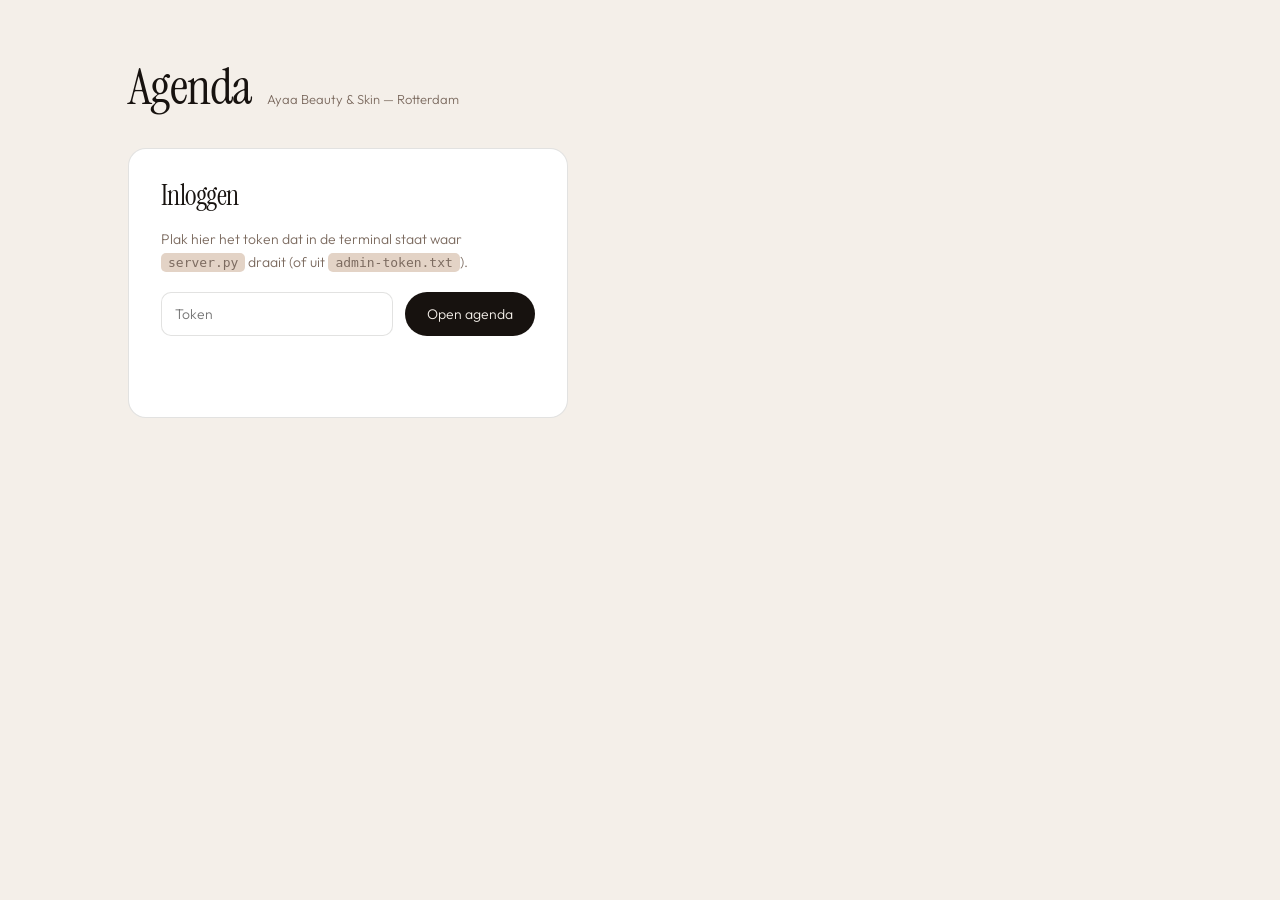
<file: admin.html>
<!DOCTYPE html>
<html lang="nl" dir="ltr">
<head>
<meta charset="UTF-8">
<meta name="viewport" content="width=device-width, initial-scale=1">
<meta name="robots" content="noindex, nofollow">
<title>Agenda — Ayaa Beauty &amp; Skin</title>
<link rel="icon" href="img/profile.jpg">
<link rel="preconnect" href="https://fonts.googleapis.com">
<link rel="preconnect" href="https://fonts.gstatic.com" crossorigin>
<link href="https://fonts.googleapis.com/css2?family=Instrument+Serif&family=Outfit:wght@200;300;400;500&display=swap" rel="stylesheet">
<style>
:root{
  --bone:#F4EFE9;--ink:#17120F;--clay:#B4735A;--sand:#E3D3C6;--night:#0E0B0A;
  --muted:#7C6B60;--line:rgba(23,18,15,.12);
  --display:'Instrument Serif',Georgia,serif;--ui:'Outfit',system-ui,sans-serif;
}
*{box-sizing:border-box;margin:0;padding:0}
body{background:var(--bone);color:var(--ink);font-family:var(--ui);font-weight:300;
  font-size:15px;line-height:1.6;-webkit-font-smoothing:antialiased}
h1,h2{font-family:var(--display);font-weight:400;line-height:1.05;letter-spacing:-.02em}
h1{font-size:clamp(2rem,4vw,3.2rem)}
h2{font-size:clamp(1.3rem,2.2vw,1.9rem);margin-bottom:18px}
button,input,select{font:inherit;color:inherit}
.shell{max-width:1120px;margin:0 auto;padding:clamp(28px,5vw,60px) clamp(18px,4vw,48px)}
header.top{display:flex;align-items:baseline;gap:16px;flex-wrap:wrap;margin-bottom:8px}
header.top p{color:var(--muted);font-size:13px}
.panel{background:#fff;border:1px solid var(--line);border-radius:18px;
  padding:clamp(20px,2.6vw,32px);margin-top:clamp(22px,3vw,34px)}
.row{display:flex;gap:12px;flex-wrap:wrap;align-items:center}
.btn{cursor:pointer;border:0;border-radius:999px;padding:11px 22px;font-size:14px;
  background:var(--ink);color:var(--bone);transition:background .3s}
.btn:hover{background:var(--clay)}
.btn.ghost{background:none;border:1px solid var(--line);color:var(--ink)}
.btn.ghost:hover{background:var(--sand)}
.btn.tiny{padding:7px 14px;font-size:12.5px}
input[type=text],input[type=password],input[type=date],input[type=time],select{
  background:#fff;border:1px solid var(--line);border-radius:10px;padding:10px 13px;font-size:14px}
input:focus,select:focus{outline:0;border-color:var(--clay)}
table{width:100%;border-collapse:collapse;font-size:14px}
th{text-align:left;font-weight:400;font-size:11px;letter-spacing:.18em;text-transform:uppercase;
  color:var(--muted);padding:0 12px 12px 0;border-bottom:1px solid var(--line)}
td{padding:13px 12px 13px 0;border-bottom:1px solid var(--line);vertical-align:top}
tr.off td{opacity:.42;text-decoration:line-through}
.badge{display:inline-block;font-size:11px;letter-spacing:.1em;text-transform:uppercase;
  padding:4px 10px;border-radius:99px;background:var(--sand);color:var(--ink)}
.badge.no{background:#EDD6D6;color:#8A3B48}
.day-row{display:grid;grid-template-columns:110px repeat(2,minmax(0,1fr)) auto;
  gap:10px;align-items:center;margin-bottom:10px}
.day-row label{color:var(--muted);font-size:13px}
.msg{margin-top:14px;font-size:13.5px;color:var(--clay);min-height:1.2em}
.empty{color:var(--muted);font-size:14px;padding:18px 0}
.gate{max-width:440px}
.gate p{color:var(--muted);margin-bottom:18px;font-size:14px}
code{background:var(--sand);padding:2px 7px;border-radius:5px;font-size:13px}
</style>
</head>
<body>
<div class="shell">

  <header class="top">
    <h1>Agenda</h1>
    <p>Ayaa Beauty &amp; Skin — Rotterdam</p>
  </header>

  <!-- token gate -->
  <div class="panel gate" id="gate">
    <h2>Inloggen</h2>
    <p>Plak hier het token dat in de terminal staat waar <code>server.py</code> draait
       (of uit <code>admin-token.txt</code>).</p>
    <div class="row">
      <input type="password" id="tok" placeholder="Token" style="flex:1;min-width:200px">
      <button class="btn" id="tokGo">Open agenda</button>
    </div>
    <p class="msg" id="gateMsg"></p>
  </div>

  <main id="app" hidden>

    <section class="panel">
      <h2>Afspraken</h2>
      <div class="row" style="margin-bottom:20px">
        <label>Van <input type="date" id="from"></label>
        <label>Tot <input type="date" id="to"></label>
        <button class="btn ghost tiny" id="reload">Ververs</button>
        <button class="btn ghost tiny" id="logout" style="margin-inline-start:auto">Uitloggen</button>
      </div>
      <div id="list"></div>
    </section>

    <section class="panel">
      <h2>Openingstijden</h2>
      <div id="hours"></div>
      <div class="row" style="margin-top:18px">
        <button class="btn" id="saveHours">Opslaan</button>
        <p class="msg" id="hoursMsg" style="margin:0"></p>
      </div>
    </section>

    <section class="panel">
      <h2>Vrij / gesloten</h2>
      <p style="color:var(--muted);font-size:14px;margin-bottom:16px">
        Blokkeer een hele dag of een deel ervan. Die tijd verdwijnt meteen van de site.</p>
      <div class="row">
        <input type="date" id="clDate">
        <input type="time" id="clFrom" value="00:00">
        <input type="time" id="clTo" value="23:59">
        <input type="text" id="clNote" placeholder="Notitie (optioneel)">
        <button class="btn" id="clAdd">Blokkeer</button>
      </div>
      <p class="msg" id="clMsg"></p>
      <div id="closures" style="margin-top:18px"></div>
    </section>

  </main>
</div>

<script>
const NAMES = {
  analyse:'3D huid- & haaranalyse', hydrofacial:'Hydrofacial', microneedling:'Microneedling',
  rf:'RF microneedling', exosomen:'Exosomen & collageen', huidverbetering:'Huidverbetering',
  laser:'Laserontharing', lipblush:'Lip blush'
};
const WD = ['Maandag','Dinsdag','Woensdag','Donderdag','Vrijdag','Zaterdag','Zondag'];
const pad = v => String(v).padStart(2,'0');
const hhmm = m => pad(Math.floor(m/60)) + ':' + pad(m%60);
const toMin = s => { const [h,m] = s.split(':').map(Number); return h*60+m; };
let TOKEN = '';

async function api(path, opts){
  const r = await fetch('/api' + path, Object.assign({
    headers: { 'X-Admin-Token': TOKEN, 'Content-Type': 'application/json' }
  }, opts || {}));
  if (r.status === 401) { logout(); throw new Error('unauthorised'); }
  return r.json();
}

/* ── gate ── */
function logout(){
  TOKEN = '';
  try { localStorage.removeItem('ayaa-admin'); } catch(e){}
  document.getElementById('app').hidden = true;
  document.getElementById('gate').hidden = false;
}
async function unlock(tok){
  TOKEN = tok;
  const r = await fetch('/api/admin/hours', { headers:{ 'X-Admin-Token': TOKEN } });
  if (!r.ok){
    document.getElementById('gateMsg').textContent = 'Token klopt niet.';
    return false;
  }
  try { localStorage.setItem('ayaa-admin', tok); } catch(e){}
  document.getElementById('gate').hidden = true;
  document.getElementById('app').hidden = false;
  await Promise.all([loadBookings(), loadHours(), loadClosures()]);
  return true;
}
document.getElementById('tokGo').addEventListener('click',
  () => unlock(document.getElementById('tok').value.trim()));
document.getElementById('tok').addEventListener('keydown',
  e => { if (e.key === 'Enter') document.getElementById('tokGo').click(); });
document.getElementById('logout').addEventListener('click', logout);

/* ── bookings ── */
async function loadBookings(){
  const f = document.getElementById('from').value, t = document.getElementById('to').value;
  const d = await api('/admin/bookings?from=' + f + '&to=' + t);
  const box = document.getElementById('list');
  if (!d.bookings.length){ box.innerHTML = '<p class="empty">Nog geen afspraken in deze periode.</p>'; return; }

  const rows = d.bookings.map(b => {
    const off = b.status !== 'confirmed';
    return '<tr class="' + (off ? 'off' : '') + '">'
      + '<td><b>' + b.date + '</b><br>' + hhmm(b.start) + ' – ' + hhmm(b.end) + '</td>'
      + '<td>' + (NAMES[b.treatment] || b.treatment) + '</td>'
      + '<td>' + esc(b.name) + '<br><span style="color:var(--muted);font-size:13px">'
      + esc(b.email) + (b.phone ? ' · ' + esc(b.phone) : '') + '</span></td>'
      + '<td style="max-width:220px">' + esc(b.notes || '') + '</td>'
      + '<td><span class="badge' + (off ? ' no' : '') + '">'
      + (off ? 'geannuleerd' : 'bevestigd') + '</span></td>'
      + '<td>' + (off ? '' :
          '<button class="btn ghost tiny" data-cancel="' + b.id + '">Annuleren</button>') + '</td>'
      + '</tr>';
  }).join('');

  box.innerHTML = '<table><thead><tr><th>Wanneer</th><th>Behandeling</th><th>Klant</th>'
    + '<th>Notitie</th><th>Status</th><th></th></tr></thead><tbody>' + rows + '</tbody></table>';

  box.querySelectorAll('[data-cancel]').forEach(b =>
    b.addEventListener('click', async () => {
      if (!confirm('Deze afspraak annuleren? De klant krijgt hier geen bericht van.')) return;
      await api('/admin/bookings/' + b.dataset.cancel + '/cancel', { method: 'POST' });
      loadBookings();
    }));
}
function esc(s){ const d = document.createElement('div'); d.textContent = s; return d.innerHTML; }

/* ── hours ── */
async function loadHours(){
  const d = await api('/admin/hours');
  const byDay = {};
  d.hours.forEach(h => { byDay[h.weekday] = h; });
  document.getElementById('hours').innerHTML = WD.map((name, i) => {
    const h = byDay[i];
    return '<div class="day-row">'
      + '<label>' + name + '</label>'
      + '<input type="time" data-wd="' + i + '" data-k="start" value="' + (h ? hhmm(h.start) : '') + '">'
      + '<input type="time" data-wd="' + i + '" data-k="end" value="' + (h ? hhmm(h.end) : '') + '">'
      + '<label style="font-size:13px"><input type="checkbox" data-wd="' + i + '" data-k="open"'
      + (h ? ' checked' : '') + '> open</label>'
      + '</div>';
  }).join('');
}
document.getElementById('saveHours').addEventListener('click', async () => {
  const hours = [];
  for (let i = 0; i < 7; i++){
    const open = document.querySelector('[data-wd="' + i + '"][data-k="open"]').checked;
    if (!open) continue;
    const s = document.querySelector('[data-wd="' + i + '"][data-k="start"]').value;
    const e = document.querySelector('[data-wd="' + i + '"][data-k="end"]').value;
    if (!s || !e || toMin(s) >= toMin(e)){
      document.getElementById('hoursMsg').textContent = WD[i] + ': tijden kloppen niet.';
      return;
    }
    hours.push({ weekday: i, start: toMin(s), end: toMin(e) });
  }
  const r = await api('/admin/hours', { method: 'PUT', body: JSON.stringify({ hours }) });
  document.getElementById('hoursMsg').textContent = r.ok ? 'Opgeslagen.' : 'Mislukt.';
  setTimeout(() => { document.getElementById('hoursMsg').textContent = ''; }, 2500);
});

/* ── closures ── */
async function loadClosures(){
  const d = await api('/admin/closures');
  const box = document.getElementById('closures');
  if (!d.closures.length){ box.innerHTML = '<p class="empty">Niets geblokkeerd.</p>'; return; }
  box.innerHTML = '<table><tbody>' + d.closures.map(c =>
    '<tr><td><b>' + c.date + '</b></td><td>' + hhmm(c.start) + ' – ' + hhmm(c.end) + '</td>'
    + '<td>' + esc(c.note || '') + '</td>'
    + '<td><button class="btn ghost tiny" data-del="' + c.id + '">Verwijder</button></td></tr>'
  ).join('') + '</tbody></table>';
  box.querySelectorAll('[data-del]').forEach(b =>
    b.addEventListener('click', async () => {
      await api('/admin/closures/' + b.dataset.del, { method: 'DELETE' });
      loadClosures();
    }));
}
document.getElementById('clAdd').addEventListener('click', async () => {
  const date = document.getElementById('clDate').value;
  if (!date){ document.getElementById('clMsg').textContent = 'Kies een datum.'; return; }
  const r = await api('/admin/closures', { method: 'POST', body: JSON.stringify({
    date, start: toMin(document.getElementById('clFrom').value || '00:00'),
    end: toMin(document.getElementById('clTo').value || '23:59'),
    note: document.getElementById('clNote').value
  })});
  document.getElementById('clMsg').textContent = r.ok ? 'Geblokkeerd.' : 'Mislukt.';
  document.getElementById('clNote').value = '';
  setTimeout(() => { document.getElementById('clMsg').textContent = ''; }, 2500);
  loadClosures();
});

document.getElementById('reload').addEventListener('click', loadBookings);
['from','to'].forEach(id =>
  document.getElementById(id).addEventListener('change', loadBookings));

/* ── boot ── */
const today = new Date();
document.getElementById('from').value = today.toISOString().slice(0,10);
document.getElementById('to').value =
  new Date(today.getTime() + 120*864e5).toISOString().slice(0,10);
let saved = null;
try { saved = localStorage.getItem('ayaa-admin'); } catch(e){}
if (saved) unlock(saved);
</script>
</body>
</html>
</file>
<file: compare.css>
.cmp-fig{margin:0;width:100%}
.cmp{--p:50%;position:relative;overflow:hidden;border-radius:14px;background:#e3d3c6;user-select:none;-webkit-user-select:none}
.cmp img{position:absolute;inset:0;width:100%;height:100%;object-fit:cover;display:block;pointer-events:none}
.cmp-after{clip-path:inset(0 0 0 var(--p))}
html[dir="rtl"] .cmp-after{clip-path:inset(0 var(--p) 0 0)}

.cmp-handle{position:absolute;top:0;bottom:0;left:var(--p);width:2px;background:#fff;transform:translateX(-50%);
  pointer-events:none;box-shadow:0 0 10px rgba(0,0,0,.35)}
html[dir="rtl"] .cmp-handle{left:auto;right:var(--p);transform:translateX(50%)}
.cmp-handle::after{content:'\2039  \203A';position:absolute;top:50%;left:50%;transform:translate(-50%,-50%);
  width:44px;height:44px;border-radius:50%;background:#fff;color:#17120F;box-shadow:0 2px 10px rgba(0,0,0,.3);
  display:flex;align-items:center;justify-content:center;font:600 18px/1 system-ui,sans-serif;letter-spacing:2px;white-space:pre;direction:ltr}

.cmp-range{position:absolute;inset:0;width:100%;height:100%;margin:0;padding:0;opacity:0;cursor:ew-resize;
  -webkit-appearance:none;appearance:none;background:transparent;touch-action:pan-y}
.cmp-range::-webkit-slider-runnable-track{height:100%;background:transparent}
.cmp-range::-moz-range-track{height:100%;background:transparent}
.cmp-range::-webkit-slider-thumb{-webkit-appearance:none;appearance:none;width:1px;height:100%;background:transparent;border:0}
.cmp-range::-moz-range-thumb{width:1px;height:100%;background:transparent;border:0}
.cmp-range:focus-visible ~ .cmp-handle::after{outline:3px solid #B4735A;outline-offset:3px}

.cmp-label{position:absolute;top:12px;padding:5px 11px;border-radius:999px;background:rgba(20,16,14,.78);color:#fff;
  font:500 12px/1.2 system-ui,sans-serif;letter-spacing:.08em;text-transform:uppercase;pointer-events:none;z-index:2}
.cmp-label-before{inset-inline-start:12px}
.cmp-label-after{inset-inline-end:12px}

.cmp-ph{display:flex;align-items:center;justify-content:center;text-align:center;padding:24px;
  border:2px dashed #B4735A;color:#17120F;font:500 14px/1.4 system-ui,sans-serif;letter-spacing:.06em}
.cmp-cap{margin-top:10px;font:300 13px/1.5 system-ui,sans-serif;color:#5d4e44}
.cmp-host{margin-top:28px}
.cmp-host .cmp-fig{max-width:520px}
</file>
<file: decor.css>
.decor{position:absolute;pointer-events:none;z-index:-1;line-height:0;overflow:visible}
.decor svg{display:block;width:100%;height:auto;overflow:visible}
.hero > .decor{z-index:2}
.decor .l{fill:none;stroke-width:1.15;stroke-linecap:round;stroke-linejoin:round}
.decor .f{stroke:none}
.decor .dr{stroke-dasharray:1;stroke-dashoffset:1;transition:stroke-dashoffset 2.6s cubic-bezier(.3,.7,.2,1)}
.decor.in .dr{stroke-dashoffset:0}
.decor .pop{opacity:0;transform:scale(.4);transform-box:fill-box;transform-origin:center;transition:opacity 1.2s ease 1.4s,transform 1.4s cubic-bezier(.2,.8,.2,1) 1.4s}
.decor.in .pop{opacity:1;transform:none}
.decor .tw{animation:dec-tw 4.5s ease-in-out infinite;transform-box:fill-box;transform-origin:center}
@keyframes dec-tw{0%,100%{opacity:.55;transform:scale(.8)}50%{opacity:1;transform:scale(1.15)}}

.d-hero-l{left:-2%;bottom:-3%;width:clamp(150px,22vw,330px);opacity:.9}
.d-hero-r{right:-1%;top:14%;width:clamp(110px,15vw,230px);opacity:.85;transform:scaleX(-1)}
.d-corner-tr{right:0;top:0;width:clamp(90px,13vw,200px);opacity:.9}
.d-corner-bl{left:0;bottom:0;width:clamp(90px,12vw,180px);opacity:.9;transform:scale(-1,-1)}
.d-side-r{right:-2%;top:8%;width:clamp(120px,16vw,250px);opacity:.8;transform:scaleX(-1)}
.d-side-l{left:-2%;bottom:6%;width:clamp(120px,16vw,250px);opacity:.8}
.d-cta-l{left:2%;top:50%;width:clamp(120px,19vw,300px);translate:0 -50%;opacity:.9}
.d-cta-r{right:2%;top:50%;width:clamp(120px,19vw,300px);translate:0 -50%;opacity:.9;transform:scaleX(-1)}
.d-div{left:50%;top:0;width:min(320px,70vw);translate:-50% -50%;z-index:1;opacity:.95}
.d-foot{left:50%;top:-14px;width:min(300px,70vw);translate:-50% 0;z-index:1}
.d-spark{width:clamp(14px,1.6vw,22px)}

@media(max-width:700px){
  .d-hero-r,.d-side-r,.d-side-l,.d-corner-bl{display:none}
  .d-hero-l{width:130px;opacity:.75}
  .d-cta-l,.d-cta-r{width:90px;opacity:.55}
}
@media(prefers-reduced-motion:reduce){
  .decor .dr{stroke-dashoffset:0;transition:none}
  .decor .pop{opacity:1;transform:none;transition:none}
  .decor .tw{animation:none}
}

/* ---- motion ---- */
.decor svg{transform-origin:50% 100%}
.decor.live > svg{animation:dec-sway var(--sw,9s) ease-in-out infinite alternate}
@keyframes dec-sway{from{transform:rotate(-2.4deg)}to{transform:rotate(2.8deg)}}
.decor .spin{animation:dec-spin 70s linear infinite;transform-origin:0 0}
@keyframes dec-spin{to{transform:rotate(360deg)}}
.decor:not(.live) *{animation-play-state:paused!important}

.d-fly{left:8%;top:60%;width:clamp(34px,4.2vw,58px);opacity:.92;animation:dec-fly 26s ease-in-out infinite}
.d-fly.live > svg{animation:dec-bob 2.4s ease-in-out infinite alternate}
.d-fly-2{animation-duration:32s;animation-delay:-9s}
.d-fly-3{animation-duration:29s;animation-delay:-15s}
.decor .wing{animation:dec-flap .5s ease-in-out infinite alternate;transform-origin:30px 25px}
@keyframes dec-flap{from{transform:scaleX(1)}to{transform:scaleX(.28)}}
@keyframes dec-bob{from{transform:translateY(-6px) rotate(-6deg)}to{transform:translateY(7px) rotate(7deg)}}
@keyframes dec-fly{
  0%{left:6%;top:64%}18%{left:30%;top:26%}40%{left:56%;top:52%}
  62%{left:80%;top:18%}82%{left:64%;top:70%}100%{left:6%;top:64%}}

.d-petals{inset:0;overflow:hidden}
.d-petals .pt{position:absolute;top:-8%;opacity:0;display:block;animation:dec-fall var(--d,20s) linear var(--dl,0s) infinite}
.d-petals .pt svg{animation:dec-turn 6s ease-in-out infinite alternate;transform-origin:50% 50%}
@keyframes dec-fall{
  0%{top:-8%;transform:translateX(0);opacity:0}8%{opacity:.85}
  50%{transform:translateX(calc(var(--dx,40px) * -1))}
  92%{opacity:.85}100%{top:104%;transform:translateX(var(--dx,40px));opacity:0}}
@keyframes dec-turn{from{transform:rotate(-40deg) scaleX(1)}to{transform:rotate(60deg) scaleX(.55)}}

.d-side-l2{left:-2%;bottom:4%;width:clamp(120px,16vw,250px);opacity:.8}
.d-pv-br{right:12px;bottom:12px;width:104px;opacity:.6;transform:scaleY(-1)}
.d-pv-tl{left:10px;top:10px;width:84px;opacity:.55;transform:scaleX(-1)}

@media(max-width:700px){
  .d-side-l2{display:none}
  .d-fly{width:34px}
  .d-petals .pt:nth-child(n+7){display:none}
}
@media(prefers-reduced-motion:reduce){
  .decor.live > svg,.decor .spin,.decor .wing,.d-fly,.d-petals .pt,.d-petals .pt svg{animation:none!important}
  .d-petals{display:none}
}

/* ---- beauty items ---- */
.d-icon{width:clamp(44px,5.6vw,84px);opacity:.9;rotate:var(--r,0deg);animation:dec-float 7s ease-in-out infinite alternate}
.d-icon-sm{width:30px;opacity:.6}
.hero > .d-icon{opacity:.85}
@keyframes dec-float{from{translate:0 -9px}to{translate:0 9px}}
@media(max-width:700px){
  .d-icon{width:30px;opacity:.55}
  .d-icon:not(.d-icon-sm):nth-of-type(n+3){display:none}
}
@media(prefers-reduced-motion:reduce){.d-icon{animation:none!important}}

.d-icon .l{stroke-width:1.9}
.d-icon-sm{width:36px}
</file>
